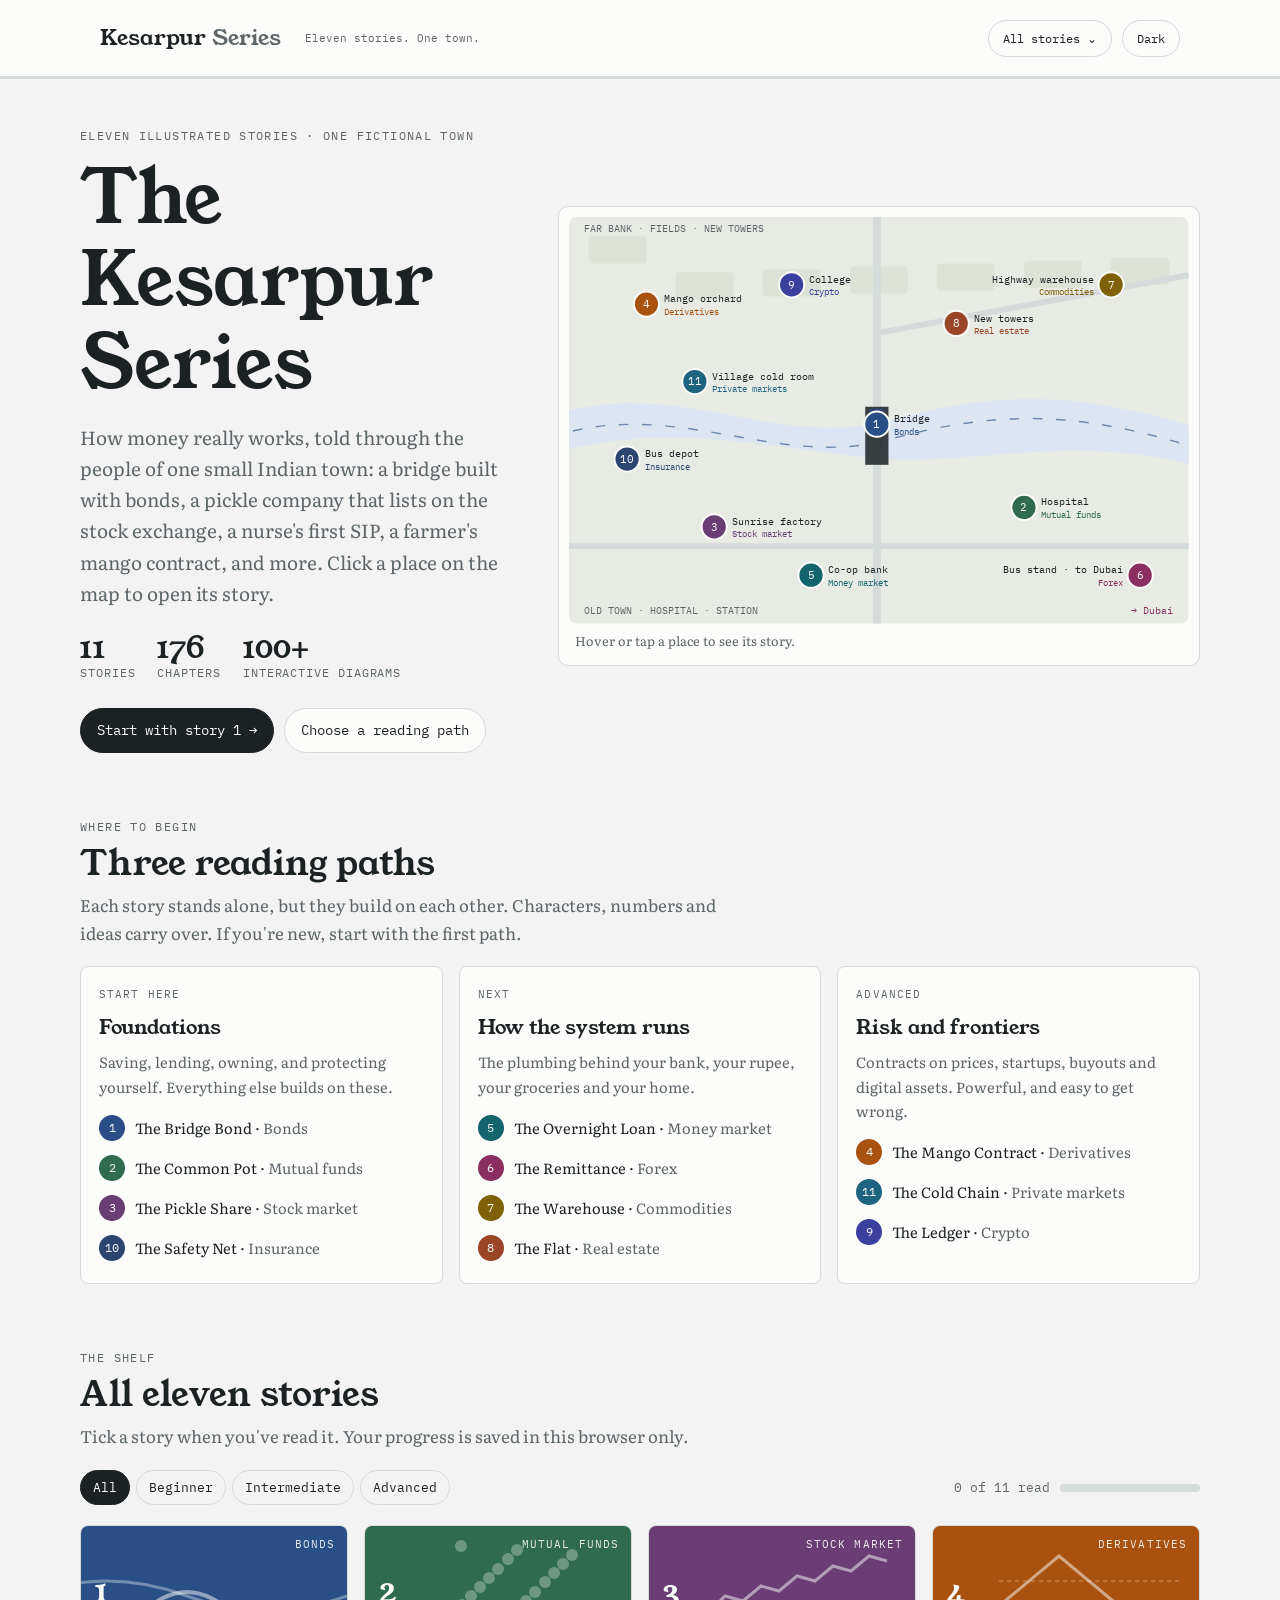
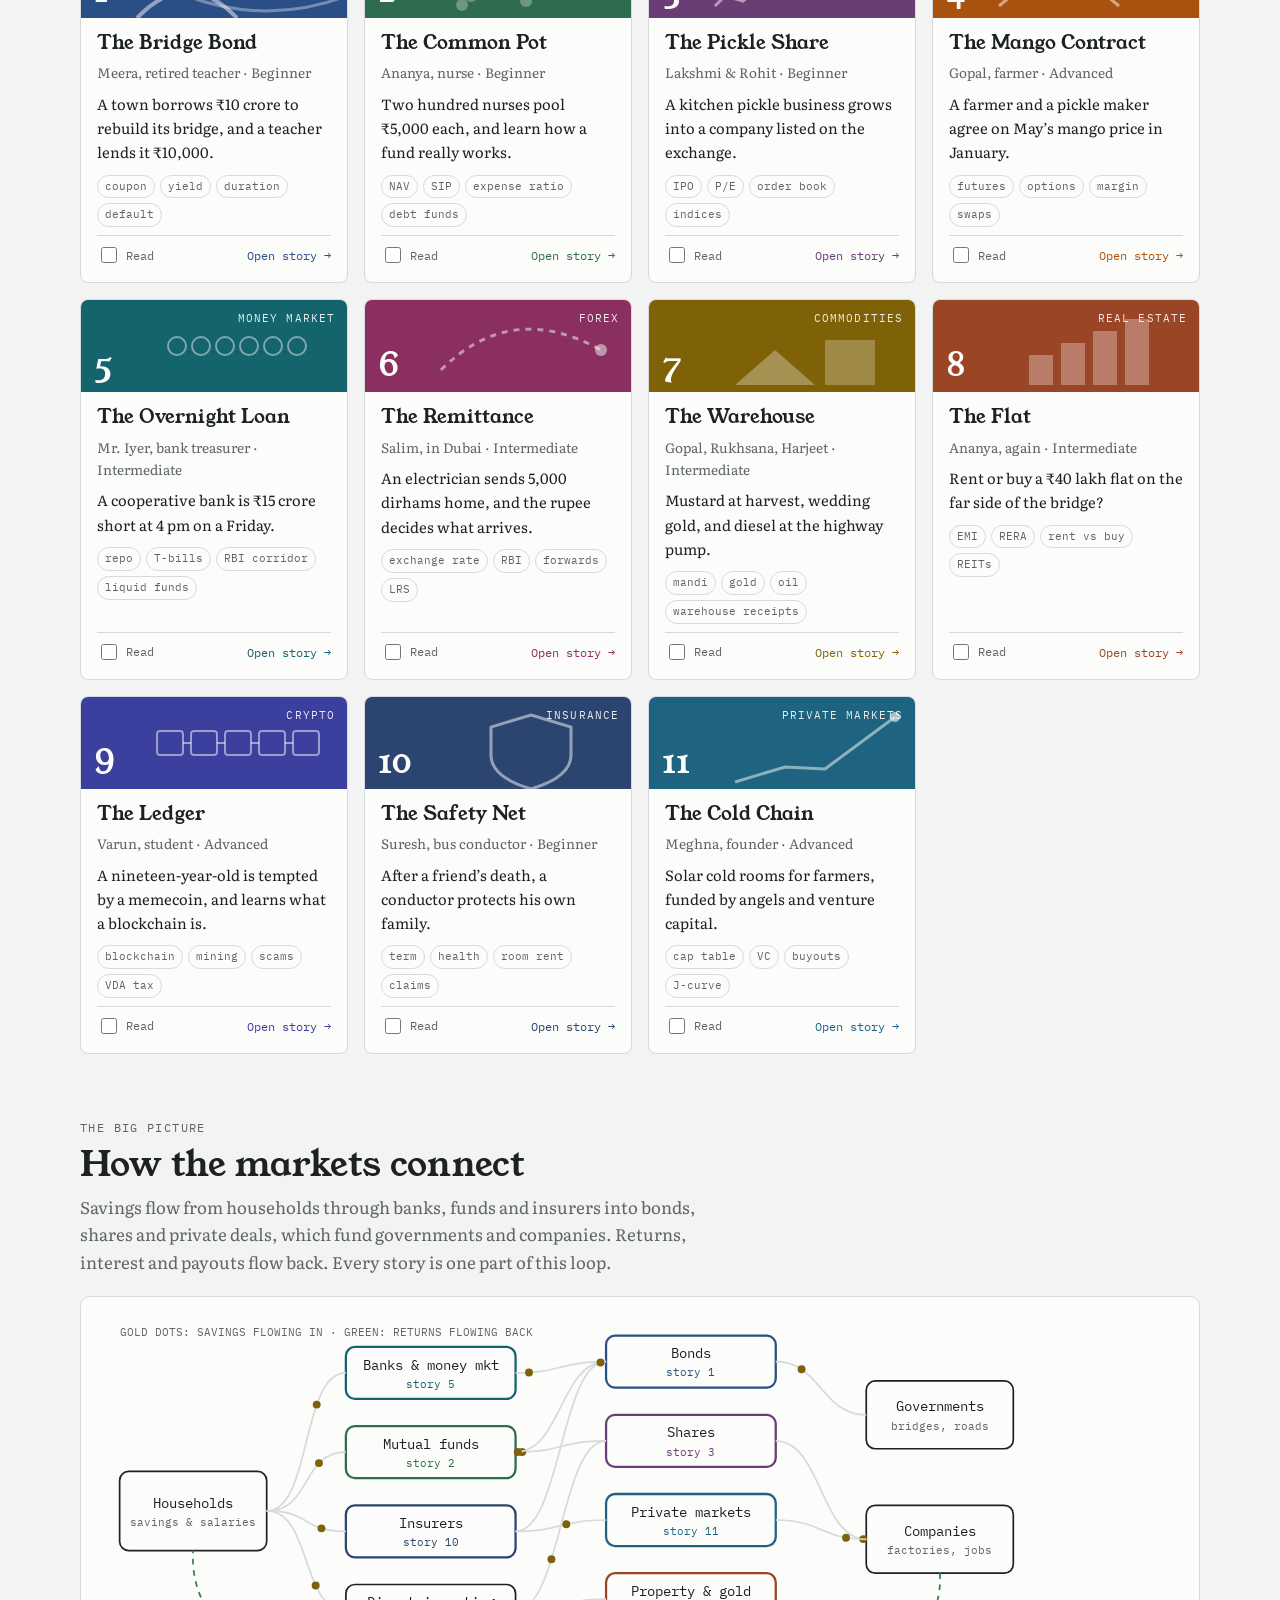
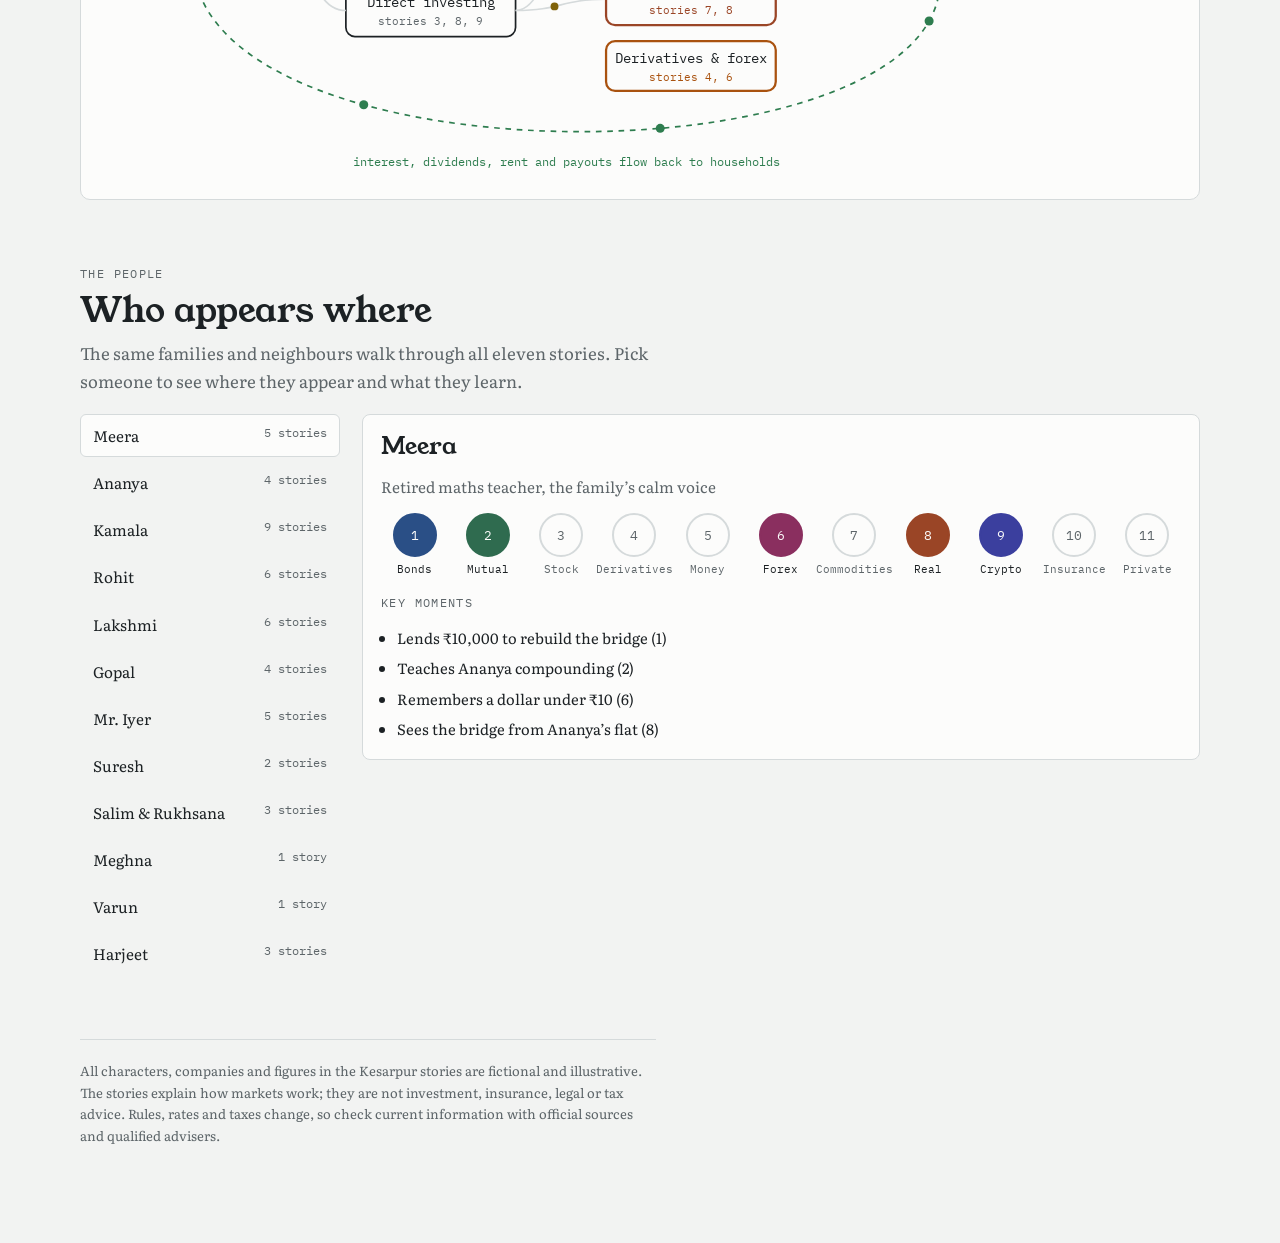
<file: index.html>
<!doctype html><html lang="en"><head><meta charset=utf8><meta name=viewport content="width=device-width,initial-scale=1,viewport-fit=cover"><style>:root{color-scheme:light;box-sizing:border-box;padding-top:env(safe-area-inset-top,0px);padding-bottom:env(safe-area-inset-bottom,0px)}html{scroll-padding-top:env(safe-area-inset-top,0px)}body{margin:0;padding:0;font:14px -apple-system,BlinkMacSystemFont,sans-serif;background:#fff;color:#000}img{max-width:100%}[hidden]:not([hidden=until-found i]){display:none!important}</style><title>The Kesarpur Series</title><meta name="claude:viewport-fit-sides" content="cover"><link rel="preconnect" href="https://fonts.googleapis.com"><link rel="preconnect" href="https://fonts.gstatic.com" crossorigin><link rel="stylesheet" href="https://fonts.googleapis.com/css2?family=Young+Serif&family=Literata:ital,opsz,wght@0,7..72,400;0,7..72,600;1,7..72,400&family=IBM+Plex+Mono:wght@400;500&display=swap"><link rel="stylesheet" href="series.css"><script>try{const t=localStorage.getItem("kesarpur-theme");if(t)document.documentElement.dataset.theme=t}catch(e){}</script></head><body><a class="ks-skip" href="#ks-content">Skip to content</a><div class="ks-header"><nav class="ks-nav" aria-label="Series navigation"><a class="ks-brand" href="index.html">Kesarpur <em>Series</em></a><span class="ks-position">Eleven stories. One town.</span><div class="ks-actions"><details class="ks-menu"><summary>All stories <span aria-hidden="true">⌄</span></summary><div class="ks-menu-panel"><a href="index.html" aria-current="page">Series overview</a><a href="bridge-bond.html"><span>01</span> The Bridge Bond</a><a href="common-pot.html"><span>02</span> The Common Pot</a><a href="pickle-share.html"><span>03</span> The Pickle Share</a><a href="mango-contract.html"><span>04</span> The Mango Contract</a><a href="overnight-loan.html"><span>05</span> The Overnight Loan</a><a href="remittance.html"><span>06</span> The Remittance</a><a href="warehouse.html"><span>07</span> The Warehouse</a><a href="flat.html"><span>08</span> The Flat</a><a href="ledger.html"><span>09</span> The Ledger</a><a href="safety-net.html"><span>10</span> The Safety Net</a><a href="cold-chain.html"><span>11</span> The Cold Chain</a></div></details><button id="ks-theme" type="button" aria-label="Switch colour theme">Theme</button></div></nav><div class="ks-reading"><i id="ks-progress"></i></div></div><div id="ks-content" tabindex="-1"></div>





<style>
/* Layout: home page for the eleven-story series. A town map hero you can click, then reading paths, a story shelf with progress, and a character map. Each story keeps its own accent colour from its page. */
:root{
  --bg:#F2F3F2; --paper:#FCFCFB; --ink:#1C2124; --muted:#5D6569; --rule:#D5DADB;
  --river:#2A4F86; --river-soft:#DCE5F1; --land:#E7EBE4; --land2:#DCE3D6;
  --c1:#2A4F86; --c2:#2F6B4F; --c3:#6A3D74; --c4:#A9520F; --c5:#14646E; --c6:#8A2F5F; --c7:#7F6208; --c8:#9A4526; --c9:#3B3F9E; --c10:#2B4570; --c11:#1E6480;
  --up:#2E7D4F; --up-soft:#DDEFE3;
  --display:"Young Serif",Georgia,"Times New Roman",serif;
  --body:"Literata",Georgia,"Times New Roman",serif;
  --mono:"IBM Plex Mono",ui-monospace,Menlo,Consolas,monospace;
}
@media (prefers-color-scheme:dark){:root:not([data-theme="light"]){
  --bg:#121517; --paper:#1A1E21; --ink:#E7EBEC; --muted:#A0A9AD; --rule:#30373B;
  --river:#94B4EE; --river-soft:#1C2B42; --land:#1C2420; --land2:#222C26;
  --c1:#94B4EE; --c2:#86CBA6; --c3:#CFA3D8; --c4:#F2A25E; --c5:#7FCBD4; --c6:#E59CC2; --c7:#E1C15A; --c8:#E99A78; --c9:#A7ABF2; --c10:#9DB5E0; --c11:#86C6DE;
  --up:#7CD39E; --up-soft:#1B3325; color-scheme:dark}}
:root[data-theme="dark"]{
  --bg:#121517; --paper:#1A1E21; --ink:#E7EBEC; --muted:#A0A9AD; --rule:#30373B;
  --river:#94B4EE; --river-soft:#1C2B42; --land:#1C2420; --land2:#222C26;
  --c1:#94B4EE; --c2:#86CBA6; --c3:#CFA3D8; --c4:#F2A25E; --c5:#7FCBD4; --c6:#E59CC2; --c7:#E1C15A; --c8:#E99A78; --c9:#A7ABF2; --c10:#9DB5E0; --c11:#86C6DE;
  --up:#7CD39E; --up-soft:#1B3325; color-scheme:dark}

*{box-sizing:border-box}
html{scroll-behavior:smooth}
body{background:var(--bg);color:var(--ink);font-family:var(--body);font-size:1.05rem;line-height:1.65;
  padding-left:max(16px,env(safe-area-inset-left,0px));padding-right:max(16px,env(safe-area-inset-right,0px))}
.wrap{max-width:1120px;margin:0 auto;padding-block:40px 96px;display:flex;flex-direction:column;gap:64px}
h1,h2,h3{font-family:var(--display);font-weight:400;text-wrap:balance;line-height:1.12;margin:0}
p{margin:0}
a{color:inherit}
:focus-visible{outline:2px solid var(--river);outline-offset:3px}
.label{font-family:var(--mono);font-size:.72rem;letter-spacing:.12em;text-transform:uppercase;color:var(--muted)}
.sec-head{display:flex;flex-direction:column;gap:8px;max-width:64ch}
.sec-head h2{font-size:clamp(1.6rem,3.4vw,2.2rem)}
.sec-head p{color:var(--muted)}

/* Hero */
.hero{display:grid;grid-template-columns:minmax(0,1fr) minmax(0,1.45fr);gap:36px;align-items:center}
.hero h1{font-size:clamp(2.6rem,6.4vw,4.6rem);margin-top:10px}
.hero .lede{margin-top:18px;font-size:1.18rem;color:var(--muted);max-width:38ch}
.stats{margin-top:24px;display:flex;flex-wrap:wrap;gap:22px}
.stats div{display:flex;flex-direction:column}
.stats b{font-family:var(--display);font-weight:400;font-size:1.9rem;line-height:1}
.stats span{font-family:var(--mono);font-size:.72rem;letter-spacing:.08em;text-transform:uppercase;color:var(--muted)}
.cta{margin-top:26px;display:flex;flex-wrap:wrap;gap:10px}
.btn{display:inline-flex;align-items:center;gap:8px;font-family:var(--mono);font-size:.85rem;padding:10px 16px;border-radius:999px;text-decoration:none;border:1px solid var(--rule);background:var(--paper);color:var(--ink)}
.btn.primary{background:var(--ink);color:var(--paper);border-color:var(--ink)}
.map-card{background:var(--paper);border:1px solid var(--rule);border-radius:10px;padding:10px;display:flex;flex-direction:column;gap:6px}
.map-card svg{width:100%;height:auto;display:block}
.map-card .hint{font-size:.8rem;color:var(--muted);padding:0 6px 4px}
.pin{cursor:pointer}
.pin:focus{outline:none}
.pin:focus-visible circle.ring,.pin:hover circle.ring{stroke-width:3;r:15}
svg text{font-family:var(--mono)}

/* Paths */
.paths{display:grid;grid-template-columns:repeat(3,minmax(0,1fr));gap:16px}
.path{background:var(--paper);border:1px solid var(--rule);border-radius:8px;padding:18px;display:flex;flex-direction:column;gap:12px;min-width:0}
.path h3{font-size:1.25rem}
.path p{font-size:.92rem;color:var(--muted)}
.path ol{list-style:none;margin:0;padding:0;display:flex;flex-direction:column;gap:6px}
.path li a{display:grid;grid-template-columns:28px minmax(0,1fr);gap:8px;align-items:center;text-decoration:none;font-size:.92rem;padding:4px 0}
.path li a:hover span:last-child{text-decoration:underline}
.num-dot{width:26px;height:26px;border-radius:50%;display:grid;place-items:center;font-family:var(--mono);font-size:.75rem;color:var(--paper)}
.level{font-family:var(--mono);font-size:.7rem;letter-spacing:.1em;text-transform:uppercase}

/* Shelf */
.toolbar{display:flex;flex-wrap:wrap;gap:12px;align-items:center;justify-content:space-between}
.seg{display:flex;flex-wrap:wrap;gap:6px}
.seg button{font:inherit;font-family:var(--mono);font-size:.8rem;padding:6px 12px;border-radius:999px;border:1px solid var(--rule);background:transparent;color:var(--ink);cursor:pointer}
.seg button[aria-pressed="true"]{background:var(--ink);border-color:var(--ink);color:var(--paper)}
.progress{display:flex;align-items:center;gap:10px;font-family:var(--mono);font-size:.8rem;color:var(--muted)}
.progress .bar{width:140px;height:8px;background:var(--rule);border-radius:4px;overflow:hidden}
.progress .bar i{display:block;height:100%;background:var(--up);width:0;transition:width .4s ease}
.shelf{display:grid;grid-template-columns:repeat(auto-fill,minmax(250px,1fr));gap:16px}
.card{background:var(--paper);border:1px solid var(--rule);border-radius:8px;display:flex;flex-direction:column;min-width:0;overflow:hidden;transition:transform .2s ease, border-color .2s ease}
.card:hover{transform:translateY(-2px);border-color:var(--cc)}
.card .cover{height:92px;position:relative;background:var(--cc);overflow:hidden}
.card .cover svg{position:absolute;inset:0;width:100%;height:100%}
.card .cover .n{position:absolute;left:14px;bottom:10px;font-family:var(--display);font-size:2rem;color:var(--paper);line-height:1}
.card .cover .mk{position:absolute;right:12px;top:10px;font-family:var(--mono);font-size:.68rem;letter-spacing:.1em;text-transform:uppercase;color:var(--paper);opacity:.9}
.card .body{padding:14px 16px 16px;display:flex;flex-direction:column;gap:8px;flex:1}
.card h3{font-size:1.18rem}
.card h3 a{text-decoration:none}
.card h3 a:hover{text-decoration:underline}
.card .who{font-size:.85rem;color:var(--muted)}
.card .hook{font-size:.92rem}
.chips{display:flex;flex-wrap:wrap;gap:5px;margin-top:2px}
.chips span{font-family:var(--mono);font-size:.68rem;padding:2px 7px;border-radius:999px;border:1px solid var(--rule);color:var(--muted)}
.card .foot{display:flex;justify-content:space-between;align-items:center;gap:8px;margin-top:auto;padding-top:8px;border-top:1px solid var(--rule)}
.card .foot label{display:flex;align-items:center;gap:6px;font-family:var(--mono);font-size:.75rem;color:var(--muted);cursor:pointer}
.card .foot input{accent-color:var(--up);width:16px;height:16px}
.card .foot a{font-family:var(--mono);font-size:.78rem;text-decoration:none;color:var(--cc)}
.card.done .cover::after{content:"Read";position:absolute;right:12px;bottom:10px;font-family:var(--mono);font-size:.7rem;background:var(--paper);color:var(--up);padding:2px 8px;border-radius:999px}
.card[hidden]{display:none}

/* Flow */
.flow-card{background:var(--paper);border:1px solid var(--rule);border-radius:10px;padding:16px;display:flex;flex-direction:column;gap:8px}
.scroll{overflow-x:auto}

/* Characters */
.cast-wrap{display:grid;grid-template-columns:minmax(0,260px) minmax(0,1fr);gap:22px;align-items:start}
.people{display:flex;flex-direction:column;gap:4px}
.people button{font:inherit;text-align:left;display:grid;grid-template-columns:minmax(0,1fr) auto;gap:8px;padding:8px 12px;border-radius:6px;border:1px solid transparent;background:transparent;color:var(--ink);cursor:pointer;font-size:.95rem}
.people button span:last-child{font-family:var(--mono);font-size:.75rem;color:var(--muted)}
.people button[aria-pressed="true"]{background:var(--paper);border-color:var(--rule)}
.who-panel{background:var(--paper);border:1px solid var(--rule);border-radius:8px;padding:18px;display:flex;flex-direction:column;gap:14px;min-width:0}
.who-panel h3{font-size:1.5rem}
.who-panel .role{color:var(--muted);font-size:.95rem}
.appear{display:grid;grid-template-columns:repeat(11,minmax(0,1fr));gap:6px}
.appear a{display:flex;flex-direction:column;align-items:center;gap:4px;text-decoration:none;font-family:var(--mono);font-size:.68rem;color:var(--muted)}
.appear .dot{width:100%;aspect-ratio:1;max-width:44px;border-radius:50%;border:2px solid var(--rule);display:grid;place-items:center;font-size:.8rem;color:var(--muted);transition:all .25s ease}
.appear a.on .dot{background:var(--cc);border-color:var(--cc);color:var(--paper)}
.appear a.on{color:var(--ink)}
.moments{margin:0;padding-left:1.1em;display:flex;flex-direction:column;gap:6px;font-size:.92rem}

.foot-note{font-size:.82rem;color:var(--muted);max-width:72ch;border-top:1px solid var(--rule);padding-top:20px}

@media (max-width:900px){
  .hero{grid-template-columns:1fr}
  .paths{grid-template-columns:1fr}
  .cast-wrap{grid-template-columns:1fr}
  .people{flex-direction:row;flex-wrap:wrap}
  .people button{grid-template-columns:auto}
  .people button span:last-child{display:none}
  .appear{grid-template-columns:repeat(6,minmax(0,1fr))}
}
@media (prefers-reduced-motion:reduce){*{transition:none!important;animation:none!important}html{scroll-behavior:auto}}
</style>

<div class="wrap">

<section class="hero">
  <div>
    <span class="label">Eleven illustrated stories · one fictional town</span>
    <h1>The Kesarpur Series</h1>
    <p class="lede">How money really works, told through the people of one small Indian town: a bridge built with bonds, a pickle company that lists on the stock exchange, a nurse's first SIP, a farmer's mango contract, and more. Click a place on the map to open its story.</p>
    <div class="stats">
      <div><b>11</b><span>stories</span></div>
      <div><b>176</b><span>chapters</span></div>
      <div><b>100+</b><span>interactive diagrams</span></div>
    </div>
    <div class="cta">
      <a class="btn primary" href="bridge-bond.html" target="_self" rel="noopener">Start with story 1 →</a>
      <a class="btn" href="#paths">Choose a reading path</a>
    </div>
  </div>
  <figure class="map-card" style="margin:0">
    <svg viewBox="0 0 640 420" role="img" aria-label="Map of the fictional town of Kesarpur with eleven places, each linking to a story"><g id="map"></g></svg>
    <span class="hint" id="map-hint">Hover or tap a place to see its story.</span>
  </figure>
</section>

<section id="paths" style="display:flex;flex-direction:column;gap:20px">
  <div class="sec-head">
    <span class="label">Where to begin</span>
    <h2>Three reading paths</h2>
    <p>Each story stands alone, but they build on each other. Characters, numbers and ideas carry over. If you're new, start with the first path.</p>
  </div>
  <div class="paths" id="paths-grid"></div>
</section>

<section style="display:flex;flex-direction:column;gap:20px">
  <div class="sec-head">
    <span class="label">The shelf</span>
    <h2>All eleven stories</h2>
    <p>Tick a story when you've read it. Your progress is saved in this browser only.</p>
  </div>
  <div class="toolbar">
    <div class="seg" role="group" aria-label="Filter by level" id="filter">
      <button type="button" data-v="all" aria-pressed="true">All</button>
      <button type="button" data-v="Beginner" aria-pressed="false">Beginner</button>
      <button type="button" data-v="Intermediate" aria-pressed="false">Intermediate</button>
      <button type="button" data-v="Advanced" aria-pressed="false">Advanced</button>
    </div>
    <div class="progress"><span id="prog-txt">0 of 11 read</span><span class="bar"><i id="prog-bar"></i></span></div>
  </div>
  <div class="shelf" id="shelf"></div>
</section>

<section style="display:flex;flex-direction:column;gap:20px">
  <div class="sec-head">
    <span class="label">The big picture</span>
    <h2>How the markets connect</h2>
    <p>Savings flow from households through banks, funds and insurers into bonds, shares and private deals, which fund governments and companies. Returns, interest and payouts flow back. Every story is one part of this loop.</p>
  </div>
  <div class="flow-card">
    <div class="scroll"><svg viewBox="0 0 960 410" width="100%" style="min-width:760px" role="img" aria-label="Animated diagram of how household savings flow through intermediaries and markets to governments and companies, with returns flowing back"><g id="flow"></g></svg></div>
  </div>
</section>

<section style="display:flex;flex-direction:column;gap:20px">
  <div class="sec-head">
    <span class="label">The people</span>
    <h2>Who appears where</h2>
    <p>The same families and neighbours walk through all eleven stories. Pick someone to see where they appear and what they learn.</p>
  </div>
  <div class="cast-wrap">
    <div class="people" id="people" role="group" aria-label="Characters"></div>
    <div class="who-panel" id="who" aria-live="polite"></div>
  </div>
</section>

<p class="foot-note">All characters, companies and figures in the Kesarpur stories are fictional and illustrative. The stories explain how markets work; they are not investment, insurance, legal or tax advice. Rules, rates and taxes change, so check current information with official sources and qualified advisers.</p>

</div>

<script>
(function(){
  const ns='http://www.w3.org/2000/svg';
  const el=(t,a,x)=>{const e=document.createElementNS(ns,t);for(const k in a)e.setAttribute(k,a[k]);if(x!=null)e.textContent=x;return e;};
  const reduce = window.matchMedia && window.matchMedia('(prefers-reduced-motion: reduce)').matches;

  const S=[
    {n:1,title:'The Bridge Bond',market:'Bonds',url:'bridge-bond.html',lead:'Meera, retired teacher',hook:'A town borrows ₹10 crore to rebuild its bridge, and a teacher lends it ₹10,000.',chips:['coupon','yield','duration','default'],level:'Beginner',place:'Bridge',xy:[318,214]},
    {n:2,title:'The Common Pot',market:'Mutual funds',url:'common-pot.html',lead:'Ananya, nurse',hook:'Two hundred nurses pool ₹5,000 each, and learn how a fund really works.',chips:['NAV','SIP','expense ratio','debt funds'],level:'Beginner',place:'Hospital',xy:[470,300]},
    {n:3,title:'The Pickle Share',market:'Stock market',url:'pickle-share.html',lead:'Lakshmi & Rohit',hook:'A kitchen pickle business grows into a company listed on the exchange.',chips:['IPO','P/E','order book','indices'],level:'Beginner',place:'Sunrise factory',xy:[150,320]},
    {n:4,title:'The Mango Contract',market:'Derivatives',url:'mango-contract.html',lead:'Gopal, farmer',hook:'A farmer and a pickle maker agree on May’s mango price in January.',chips:['futures','options','margin','swaps'],level:'Advanced',place:'Mango orchard',xy:[80,90]},
    {n:5,title:'The Overnight Loan',market:'Money market',url:'overnight-loan.html',lead:'Mr. Iyer, bank treasurer',hook:'A cooperative bank is ₹15 crore short at 4 pm on a Friday.',chips:['repo','T-bills','RBI corridor','liquid funds'],level:'Intermediate',place:'Co-op bank',xy:[250,370]},
    {n:6,title:'The Remittance',market:'Forex',url:'remittance.html',lead:'Salim, in Dubai',hook:'An electrician sends 5,000 dirhams home, and the rupee decides what arrives.',chips:['exchange rate','RBI','forwards','LRS'],level:'Intermediate',place:'Bus stand · to Dubai',xy:[590,370]},
    {n:7,title:'The Warehouse',market:'Commodities',url:'warehouse.html',lead:'Gopal, Rukhsana, Harjeet',hook:'Mustard at harvest, wedding gold, and diesel at the highway pump.',chips:['mandi','gold','oil','warehouse receipts'],level:'Intermediate',place:'Highway warehouse',xy:[560,70]},
    {n:8,title:'The Flat',market:'Real estate',url:'flat.html',lead:'Ananya, again',hook:'Rent or buy a ₹40 lakh flat on the far side of the bridge?',chips:['EMI','RERA','rent vs buy','REITs'],level:'Intermediate',place:'New towers',xy:[400,110]},
    {n:9,title:'The Ledger',market:'Crypto',url:'ledger.html',lead:'Varun, student',hook:'A nineteen-year-old is tempted by a memecoin, and learns what a blockchain is.',chips:['blockchain','mining','scams','VDA tax'],level:'Advanced',place:'College',xy:[230,70]},
    {n:10,title:'The Safety Net',market:'Insurance',url:'safety-net.html',lead:'Suresh, bus conductor',hook:'After a friend’s death, a conductor protects his own family.',chips:['term','health','room rent','claims'],level:'Beginner',place:'Bus depot',xy:[60,250]},
    {n:11,title:'The Cold Chain',market:'Private markets',url:'cold-chain.html',lead:'Meghna, founder',hook:'Solar cold rooms for farmers, funded by angels and venture capital.',chips:['cap table','VC','buyouts','J-curve'],level:'Advanced',place:'Village cold room',xy:[130,170]}
  ];
  const col=n=>'var(--c'+n+')';

  // Map
  (function(){
    const g=document.getElementById('map'), hint=document.getElementById('map-hint');
    g.appendChild(el('rect',{x:0,y:0,width:640,height:420,rx:8,fill:'var(--land)'}));
    for(let i=0;i<7;i++) g.appendChild(el('rect',{x:20+i*90,y:20+((i*37)%40),width:60,height:28,rx:4,fill:'var(--land2)'}));
    // river
    const riverD='M0 200 C120 170 220 240 330 210 S520 180 640 215';
    g.appendChild(el('path',{d:riverD+' L640 255 C520 225 420 255 330 250 S120 210 0 240 Z',fill:'var(--river-soft)'}));
    const rl=el('path',{d:'M0 222 C120 192 220 260 330 230 S520 200 640 236',fill:'none',stroke:'var(--river)','stroke-width':1.5,'stroke-dasharray':'10 14',opacity:.6}); g.appendChild(rl);
    if(!reduce) rl.appendChild(el('animate',{attributeName:'stroke-dashoffset',from:0,to:-48,dur:'3s',repeatCount:'indefinite'}));
    // roads
    g.appendChild(el('path',{d:'M318 0 L318 420',stroke:'var(--rule)','stroke-width':8,fill:'none'}));
    g.appendChild(el('path',{d:'M0 340 L640 340',stroke:'var(--rule)','stroke-width':6,fill:'none'}));
    g.appendChild(el('path',{d:'M318 120 L640 60',stroke:'var(--rule)','stroke-width':6,fill:'none'}));
    // bridge
    g.appendChild(el('rect',{x:306,y:196,width:24,height:60,fill:'var(--ink)',opacity:.85}));
    if(!reduce){ const bus=el('rect',{x:310,y:0,width:16,height:10,rx:2,fill:'var(--c10)'}); bus.appendChild(el('animateMotion',{path:'M0 160 L0 290',dur:'6s',repeatCount:'indefinite'})); g.appendChild(bus); }
    g.appendChild(el('text',{x:16,y:410,'font-size':10,fill:'var(--muted)'},'OLD TOWN · HOSPITAL · STATION'));
    g.appendChild(el('text',{x:16,y:16,'font-size':10,fill:'var(--muted)'},'FAR BANK · FIELDS · NEW TOWERS'));
    g.appendChild(el('text',{x:624,y:410,'text-anchor':'end','font-size':10,fill:'var(--c6)'},'→ Dubai'));
    S.forEach(s=>{ const [x,y]=s.xy; const a=el('a',{href:s.url,target:'_self',rel:'noopener',class:'pin',tabindex:0,'aria-label':'Story '+s.n+': '+s.title+', '+s.market});
      a.appendChild(el('circle',{cx:x,cy:y,r:13,fill:col(s.n),class:'ring',stroke:'var(--paper)','stroke-width':2,style:'transition:r .2s ease'}));
      a.appendChild(el('text',{x,y:y+4,'text-anchor':'middle','font-size':11,fill:'var(--paper)'},s.n));
      const lx = x>520 ? x-18 : x+18, anchor = x>520?'end':'start';
      a.appendChild(el('text',{x:lx,y:y-2,'text-anchor':anchor,'font-size':10.5,fill:'var(--ink)'},s.place));
      a.appendChild(el('text',{x:lx,y:y+11,'text-anchor':anchor,'font-size':9.5,fill:col(s.n)},s.market));
      const show=()=>{ hint.innerHTML='<strong>'+s.n+'. '+s.title+'</strong> · '+s.market+' · '+s.hook; };
      a.addEventListener('mouseenter',show); a.addEventListener('focus',show);
      g.appendChild(a); });
  })();

  // Paths
  (function(){
    const P=[
      {t:'Foundations',lvl:'Start here',d:'Saving, lending, owning, and protecting yourself. Everything else builds on these.',ids:[1,2,3,10]},
      {t:'How the system runs',lvl:'Next',d:'The plumbing behind your bank, your rupee, your groceries and your home.',ids:[5,6,7,8]},
      {t:'Risk and frontiers',lvl:'Advanced',d:'Contracts on prices, startups, buyouts and digital assets. Powerful, and easy to get wrong.',ids:[4,11,9]}
    ];
    const box=document.getElementById('paths-grid');
    P.forEach(p=>{ const d=document.createElement('div'); d.className='path';
      d.innerHTML='<span class="level" style="color:var(--muted)">'+p.lvl+'</span><h3>'+p.t+'</h3><p>'+p.d+'</p><ol>'+p.ids.map(i=>{ const s=S[i-1]; return '<li><a href="'+s.url+'" target="_self" rel="noopener"><span class="num-dot" style="background:'+col(s.n)+'">'+s.n+'</span><span>'+s.title+' · <span style="color:var(--muted)">'+s.market+'</span></span></a></li>'; }).join('')+'</ol>';
      box.appendChild(d); });
  })();

  // Shelf
  (function(){
    const shelf=document.getElementById('shelf'); let read={};
    try{ read=JSON.parse(localStorage.getItem('kesarpur-read')||'{}')||{}; }catch(e){ read={}; }
    const save=()=>{ try{ localStorage.setItem('kesarpur-read',JSON.stringify(read)); }catch(e){} };
    const patterns=[
      (g,c)=>{ g.appendChild(el('path',{d:'M0 70 Q80 40 160 70 T320 70',stroke:'currentColor',fill:'none','stroke-width':3,opacity:.35})); g.appendChild(el('path',{d:'M110 92 Q160 40 210 92',stroke:'currentColor',fill:'none','stroke-width':4,opacity:.5})); },
      (g)=>{ for(let i=0;i<14;i++) g.appendChild(el('circle',{cx:150+((i*37)%120),cy:20+((i*23)%60),r:6,fill:'currentColor',opacity:.3})); },
      (g)=>{ let d='M120 80'; for(let i=0;i<10;i++) d+=' L'+(130+i*18)+' '+(70-i*5+(i%2?10:0)); g.appendChild(el('path',{d,stroke:'currentColor',fill:'none','stroke-width':3,opacity:.5})); },
      (g)=>{ g.appendChild(el('path',{d:'M120 80 L180 30 L240 80',stroke:'currentColor',fill:'none','stroke-width':3,opacity:.5})); g.appendChild(el('line',{x1:120,x2:300,y1:55,y2:55,stroke:'currentColor','stroke-dasharray':'4 4',opacity:.4})); },
      (g)=>{ for(let i=0;i<6;i++) g.appendChild(el('circle',{cx:150+i*24,cy:46,r:9,fill:'none',stroke:'currentColor','stroke-width':2,opacity:.45})); },
      (g)=>{ g.appendChild(el('path',{d:'M130 70 Q200 0 290 50',stroke:'currentColor',fill:'none','stroke-width':3,'stroke-dasharray':'6 6',opacity:.5})); g.appendChild(el('circle',{cx:290,cy:50,r:6,fill:'currentColor',opacity:.5})); },
      (g)=>{ g.appendChild(el('path',{d:'M140 85 L180 50 L220 85 Z',fill:'currentColor',opacity:.3})); g.appendChild(el('rect',{x:230,y:40,width:50,height:45,fill:'currentColor',opacity:.25})); },
      (g)=>{ [0,1,2,3].forEach(i=>g.appendChild(el('rect',{x:150+i*32,y:85-(30+i*12),width:24,height:30+i*12,fill:'currentColor',opacity:.3}))); },
      (g)=>{ [0,1,2,3,4].forEach(i=>{ g.appendChild(el('rect',{x:130+i*34,y:34,width:26,height:24,rx:3,fill:'none',stroke:'currentColor','stroke-width':2,opacity:.5})); if(i<4) g.appendChild(el('line',{x1:156+i*34,x2:164+i*34,y1:46,y2:46,stroke:'currentColor','stroke-width':2,opacity:.5})); }); },
      (g)=>{ g.appendChild(el('path',{d:'M220 18 L260 30 L260 58 Q260 80 220 92 Q180 80 180 58 L180 30 Z',fill:'none',stroke:'currentColor','stroke-width':3,opacity:.5})); },
      (g)=>{ g.appendChild(el('path',{d:'M140 85 L190 70 L230 72 L300 20',stroke:'currentColor',fill:'none','stroke-width':3,opacity:.5})); g.appendChild(el('circle',{cx:300,cy:20,r:5,fill:'currentColor',opacity:.6})); }
    ];
    S.forEach((s,i)=>{ const c=document.createElement('article'); c.className='card'+(read[s.n]?' done':''); c.style.setProperty('--cc',col(s.n)); c.dataset.level=s.level;
      c.innerHTML='<div class="cover"><svg viewBox="0 0 320 92" preserveAspectRatio="xMaxYMid slice" aria-hidden="true" style="color:var(--paper)"></svg><span class="n">'+s.n+'</span><span class="mk">'+s.market+'</span></div>'+
        '<div class="body"><h3><a href="'+s.url+'" target="_self" rel="noopener">'+s.title+'</a></h3><span class="who">'+s.lead+' · '+s.level+'</span><p class="hook">'+s.hook+'</p><div class="chips">'+s.chips.map(x=>'<span>'+x+'</span>').join('')+'</div>'+
        '<div class="foot"><label><input type="checkbox" id="read-'+s.n+'"'+(read[s.n]?' checked':'')+'> Read</label><a href="'+s.url+'" target="_self" rel="noopener">Open story →</a></div></div>';
      patterns[i](c.querySelector('svg'));
      c.querySelector('input').addEventListener('change',e=>{ read[s.n]=e.target.checked; if(!e.target.checked) delete read[s.n]; c.classList.toggle('done',e.target.checked); save(); prog(); });
      shelf.appendChild(c); });
    function prog(){ const k=Object.keys(read).length; document.getElementById('prog-txt').textContent=k+' of 11 read'; document.getElementById('prog-bar').style.width=(k/11*100)+'%'; }
    prog();
    document.querySelectorAll('#filter button').forEach(b=>b.addEventListener('click',()=>{ document.querySelectorAll('#filter button').forEach(x=>x.setAttribute('aria-pressed',x===b?'true':'false')); const v=b.dataset.v; shelf.querySelectorAll('.card').forEach(c=>{ c.hidden = v!=='all' && c.dataset.level!==v; }); }));
  })();

  // Flow diagram
  (function(){
    const g=document.getElementById('flow');
    const node=(x,y,w,h,t,sub,n)=>{ const a=el('a',{href:n?S[n-1].url:'#',target:'_self',rel:'noopener'}); a.appendChild(el('rect',{x,y,width:w,height:h,rx:8,fill:'var(--paper)',stroke:n?col(n):'var(--ink)','stroke-width':n?2:1.5})); a.appendChild(el('text',{x:x+w/2,y:y+h/2-(sub?3:-4),'text-anchor':'middle','font-size':12,fill:'var(--ink)'},t)); if(sub) a.appendChild(el('text',{x:x+w/2,y:y+h/2+13,'text-anchor':'middle','font-size':9.5,fill:n?col(n):'var(--muted)'},sub)); g.appendChild(a); };
    node(20,140,130,70,'Households','savings & salaries',0);
    node(220,30,150,46,'Banks & money mkt','story 5',5);
    node(220,100,150,46,'Mutual funds','story 2',2);
    node(220,170,150,46,'Insurers','story 10',10);
    node(220,240,150,46,'Direct investing','stories 3, 8, 9',null);
    node(450,20,150,46,'Bonds','story 1',1);
    node(450,90,150,46,'Shares','story 3',3);
    node(450,160,150,46,'Private markets','story 11',11);
    node(450,230,150,46,'Property & gold','stories 7, 8',8);
    node(680,60,130,60,'Governments','bridges, roads',null);
    node(680,170,130,60,'Companies','factories, jobs',null);
    node(450,290,150,44,'Derivatives & forex','stories 4, 6',4);
    const pairs=[[150,175,220,53],[150,175,220,123],[150,175,220,193],[150,175,220,263],[370,53,450,43],[370,123,450,113],[370,123,450,43],[370,193,450,43],[370,193,450,183],[370,263,450,253],[370,263,450,113],[600,43,680,90],[600,113,680,200],[600,183,680,200]];
    pairs.forEach(([x1,y1,x2,y2],i)=>{ const d='M'+x1+' '+y1+' C'+(x1+40)+' '+y1+' '+(x2-40)+' '+y2+' '+x2+' '+y2; g.appendChild(el('path',{d,fill:'none',stroke:'var(--rule)','stroke-width':1.5}));
      if(!reduce){ const c=el('circle',{r:3.5,fill:'var(--c7)'}); c.appendChild(el('animateMotion',{path:d,dur:(2.4+(i%4)*0.4)+'s',repeatCount:'indefinite',begin:(-i*0.25)+'s'})); const gg=el('g',{}); gg.appendChild(c); g.appendChild(gg); } });
    const back='M745 230 C760 420 70 420 85 210';
    g.appendChild(el('path',{d:back,fill:'none',stroke:'var(--up)','stroke-width':1.5,'stroke-dasharray':'5 5'}));
    if(!reduce){ [0,1.5,3].forEach(b=>{ const c=el('circle',{r:4,fill:'var(--up)'}); c.appendChild(el('animateMotion',{path:back,dur:'4.5s',repeatCount:'indefinite',begin:(-b)+'s'})); const gg=el('g',{}); gg.appendChild(c); g.appendChild(gg); }); }
    g.appendChild(el('text',{x:415,y:400,'font-size':11,fill:'var(--up)','text-anchor':'middle'},'interest, dividends, rent and payouts flow back to households'));
    g.appendChild(el('text',{x:20,y:20,'font-size':10,fill:'var(--muted)'},'GOLD DOTS: SAVINGS FLOWING IN · GREEN: RETURNS FLOWING BACK'));
  })();

  // Characters
  (function(){
    const C=[
      {k:'meera',name:'Meera',role:'Retired maths teacher, the family’s calm voice',in:[1,2,6,8,9],m:['Lends ₹10,000 to rebuild the bridge (1)','Teaches Ananya compounding (2)','Remembers a dollar under ₹10 (6)','Sees the bridge from Ananya’s flat (8)']},
      {k:'ananya',name:'Ananya',role:'Nurse, Meera’s granddaughter',in:[2,5,8,10],m:['Starts a ₹5,000 SIP (2)','Keeps emergency money in a liquid fund (5)','Buys her first flat (8)','Explains hospital bills to Suresh (10)']},
      {k:'kamala',name:'Kamala',role:'The great-aunt who makes every mistake so you don’t have to',in:[1,2,3,4,7,8,9,10,11],m:['Loses on options and borrowed money (3, 4)','Bets on silver futures (7)','Buys an unsellable plot (8)','Falls for a crypto bot scam (9)','Is mis-sold a "fixed deposit" (10)']},
      {k:'rohit',name:'Rohit',role:'Software engineer, Kamala’s grandson',in:[3,4,7,8,9,11],m:['Buys his first shares (3)','Learns margin the hard way (4)','Holds gold ETFs and REITs (7, 8)','Talks his cousin out of a memecoin (9)']},
      {k:'lakshmi',name:'Lakshmi',role:'Founder of Sunrise Foods',in:[3,4,5,6,7,11],m:['Takes her pickle company public (3)','Fixes mango prices with Gopal (4)','Issues commercial paper (5)','Hedges dollar exports (6)']},
      {k:'gopal',name:'Gopal',role:'Mango farmer, then farmer-group leader',in:[4,7,10,11],m:['Signs a forward contract (4)','Stores mustard and borrows against it (7)','Claims crop insurance after hail (10)','Uses Meghna’s cold rooms (11)']},
      {k:'iyer',name:'Mr. Iyer',role:'Treasurer of the cooperative bank',in:[5,6,7,8,10],m:['Borrows ₹15 crore overnight (5)','Runs the forex desk (6)','Lends against warehouse receipts (7)','Gives Ananya her home loan (8)']},
      {k:'suresh',name:'Suresh',role:'Bus conductor and father',in:[1,10],m:['Buys a zero-coupon bond for his daughter (1)','Builds his family’s safety net (10)']},
      {k:'salim',name:'Salim & Rukhsana',role:'Electrician in Dubai, and his mother',in:[6,7,9],m:['Sends money home every month (6)','Buys wedding gold (7)','Avoids crypto remittances (9)']},
      {k:'meghna',name:'Meghna',role:'Lakshmi’s daughter, startup founder',in:[11],m:['Builds Kesar Cold Chain from angel round to Series B (11)']},
      {k:'varun',name:'Varun',role:'College student tempted by crypto',in:[9],m:['Learns what a blockchain is before buying (9)']},
      {k:'harjeet',name:'Harjeet',role:'Petrol pump owner',in:[7,10,11],m:['Explains the price of petrol (7)','Insures his pump and tanker (10)','Borrows from a private credit fund (11)']}
    ];
    const list=document.getElementById('people'), panel=document.getElementById('who');
    function show(c){ document.querySelectorAll('#people button').forEach(b=>b.setAttribute('aria-pressed',b.dataset.k===c.k?'true':'false'));
      panel.innerHTML='<h3>'+c.name+'</h3><p class="role">'+c.role+'</p><div class="appear">'+S.map(s=>'<a href="'+s.url+'" target="_self" rel="noopener" class="'+(c.in.includes(s.n)?'on':'')+'" style="--cc:'+col(s.n)+'" title="'+s.title+'"><span class="dot">'+s.n+'</span><span>'+s.market.split(' ')[0]+'</span></a>').join('')+'</div><span class="label">Key moments</span><ul class="moments">'+c.m.map(x=>'<li>'+x+'</li>').join('')+'</ul>'; }
    C.forEach((c,i)=>{ const b=document.createElement('button'); b.type='button'; b.dataset.k=c.k; b.setAttribute('aria-pressed','false'); b.innerHTML='<span>'+c.name+'</span><span>'+c.in.length+' '+(c.in.length===1?'story':'stories')+'</span>'; b.addEventListener('click',()=>show(c)); list.appendChild(b); });
    show(C[0]);
  })();
})();
</script>

<script src="series.js"></script></body></html>
</file>
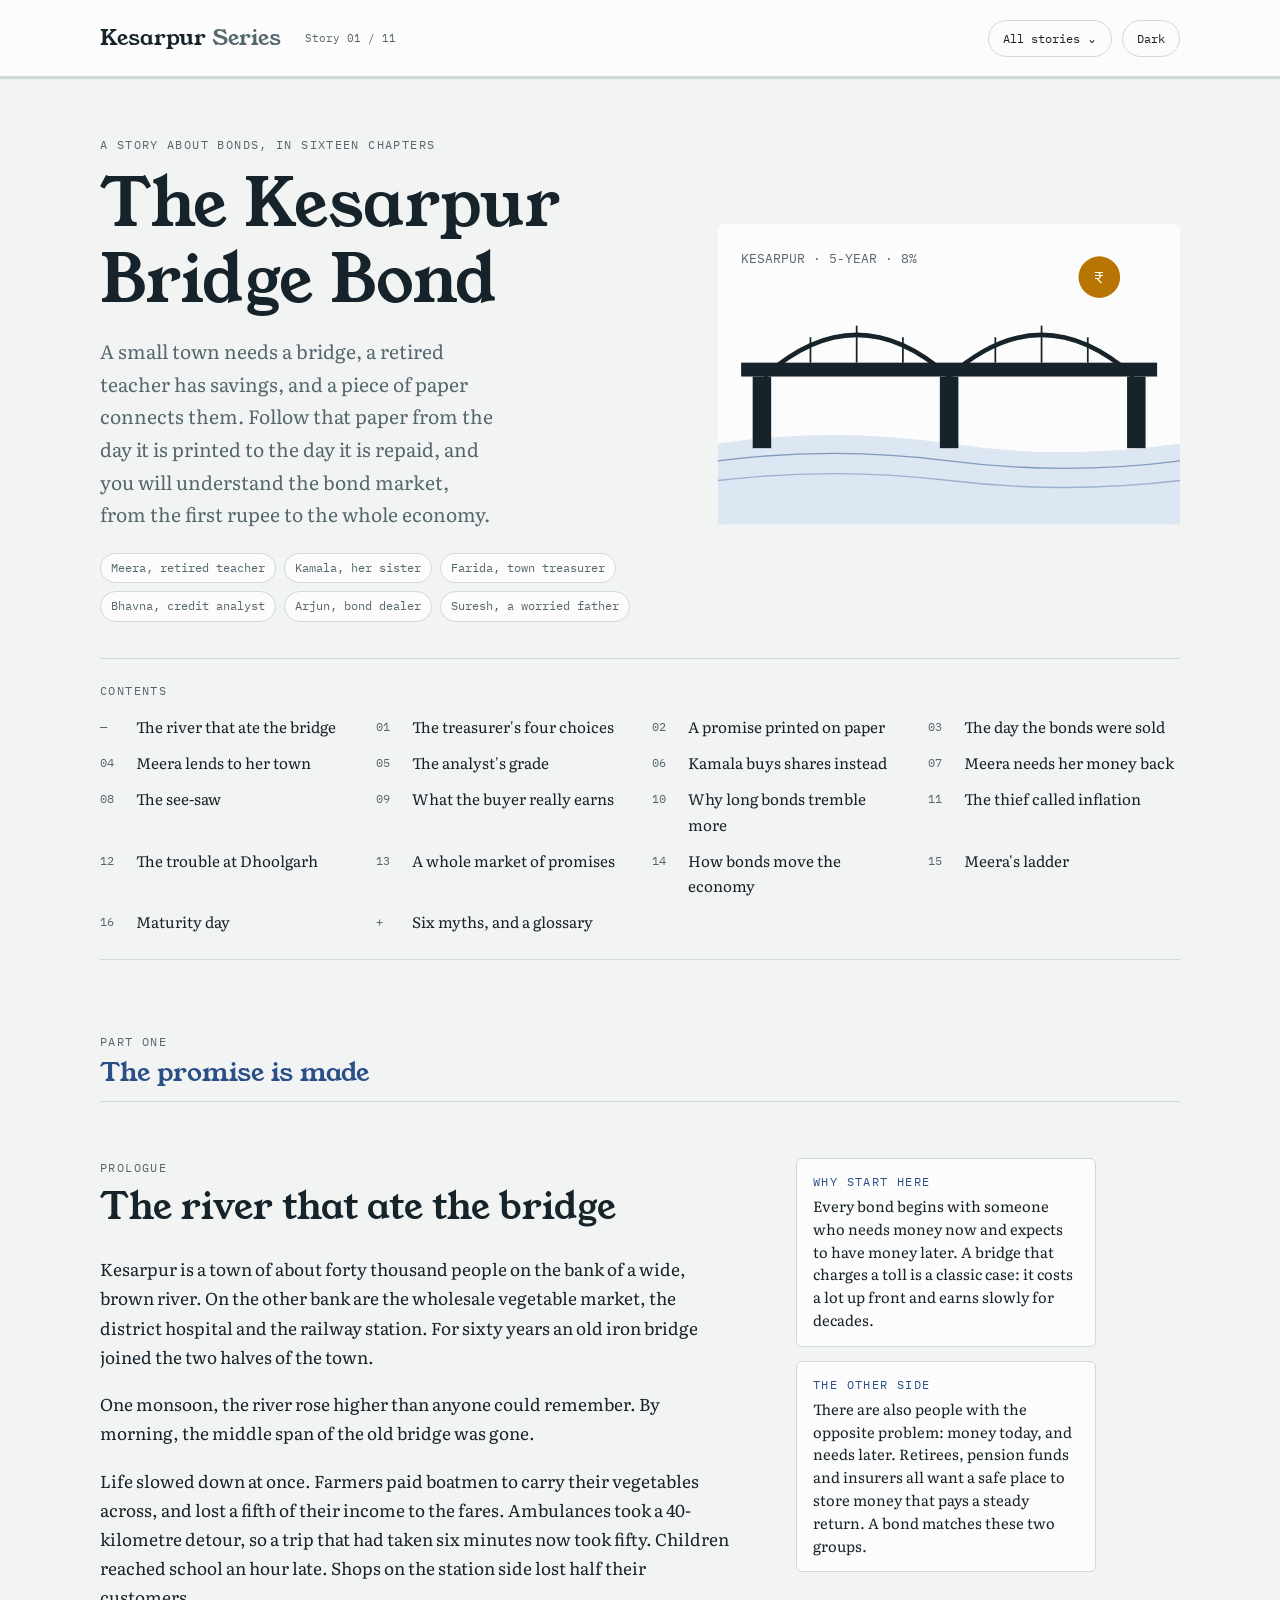
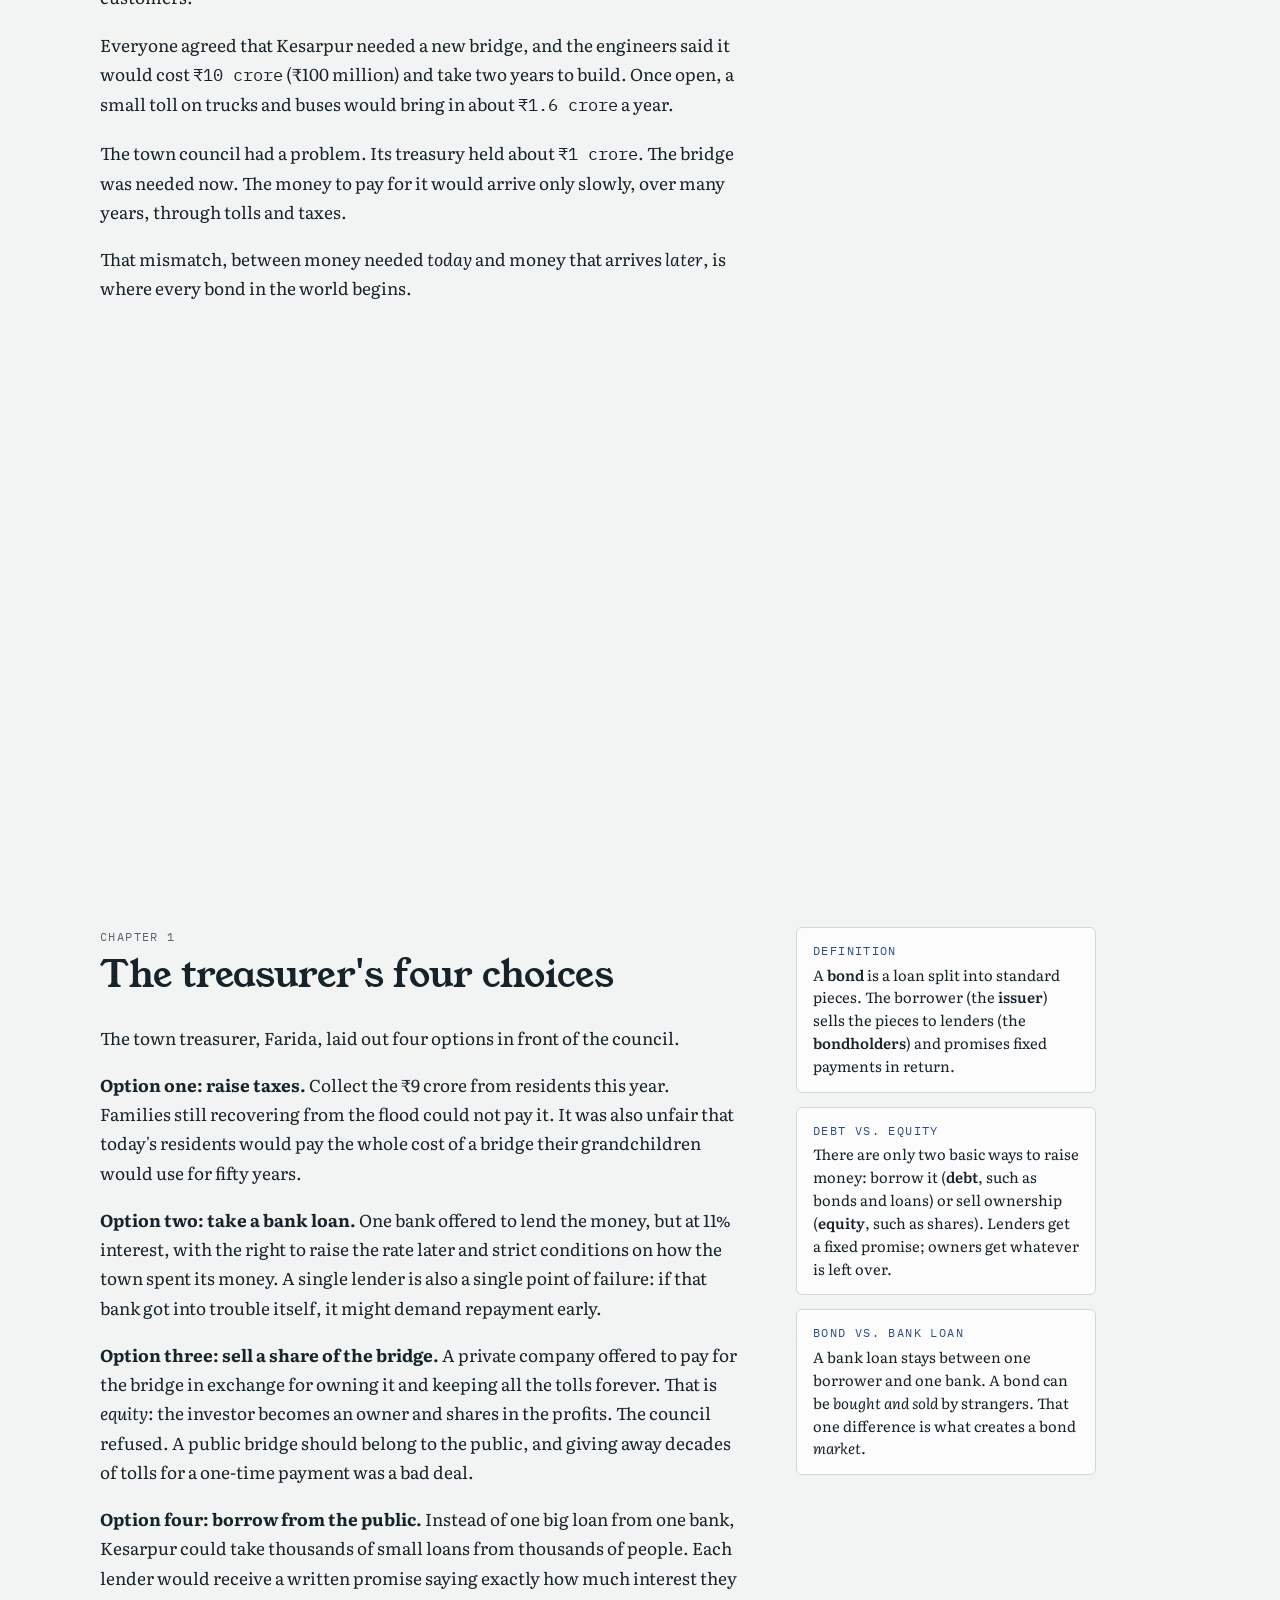
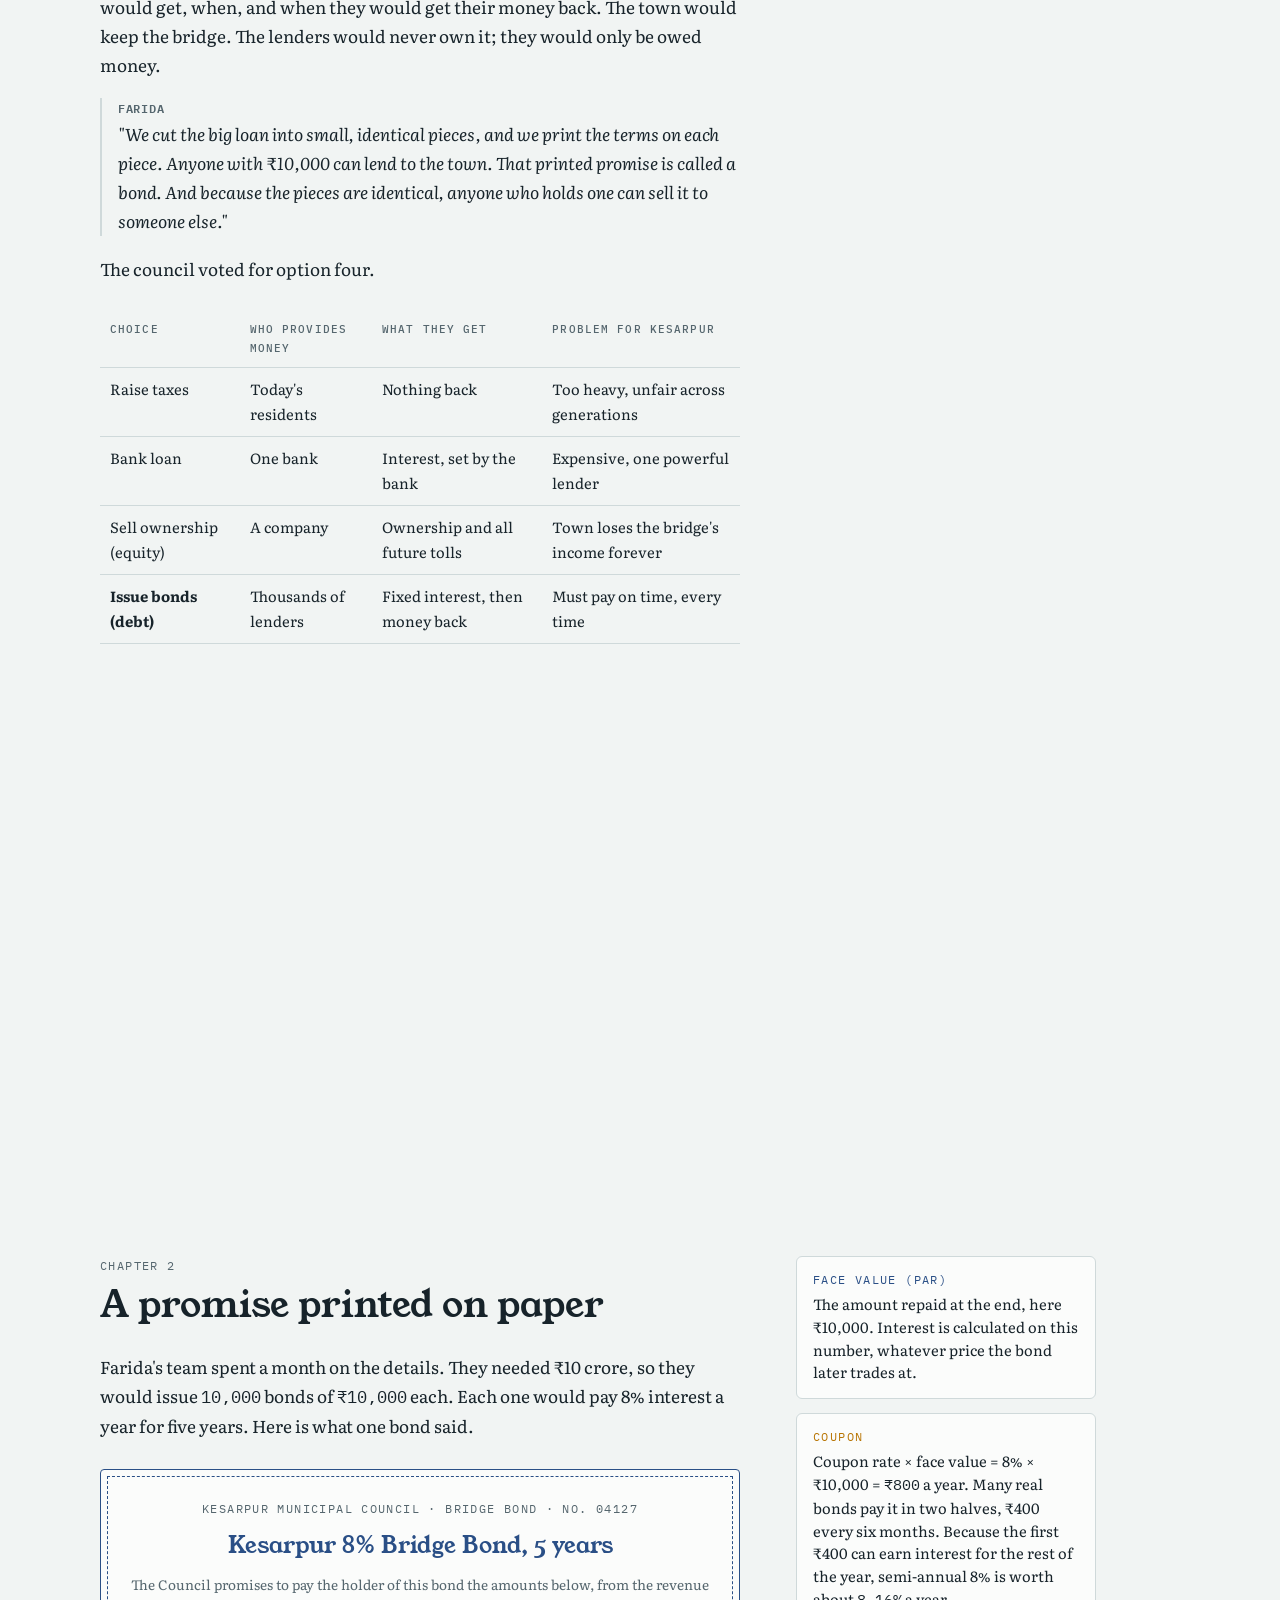
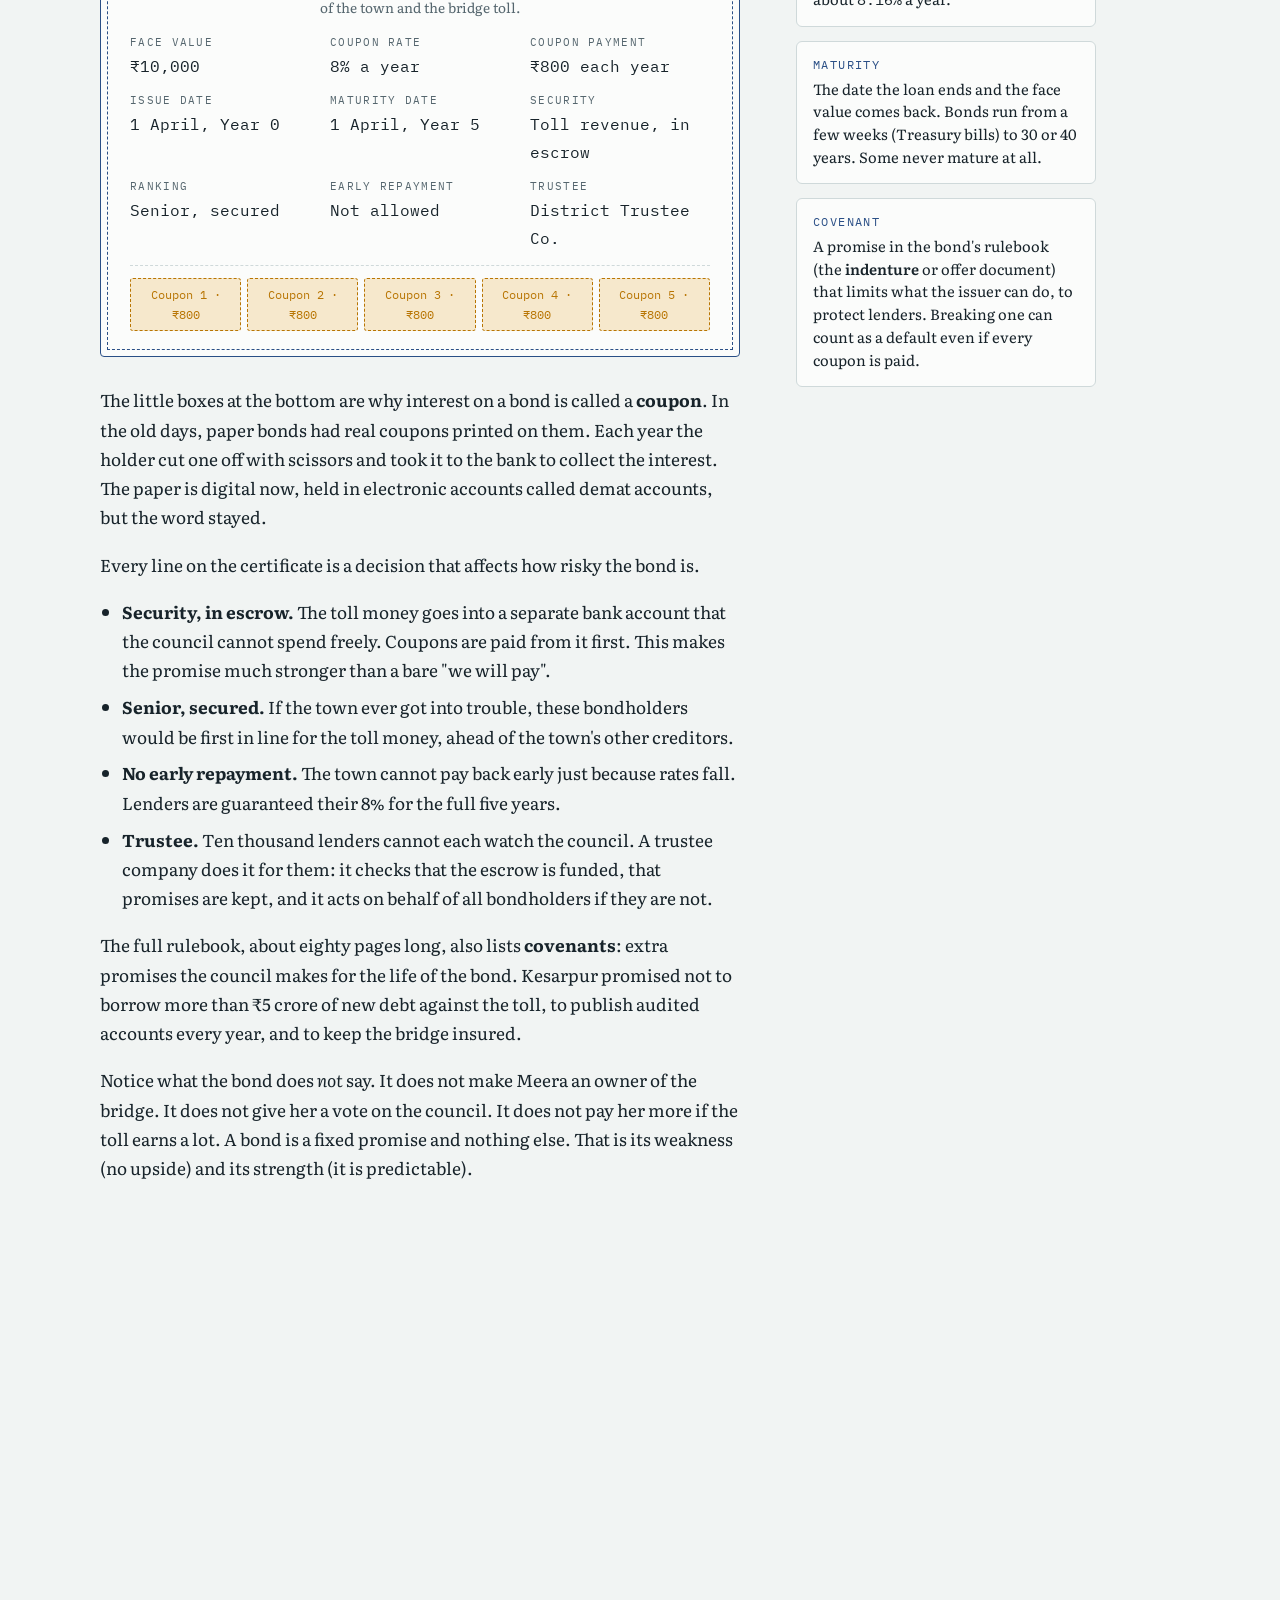
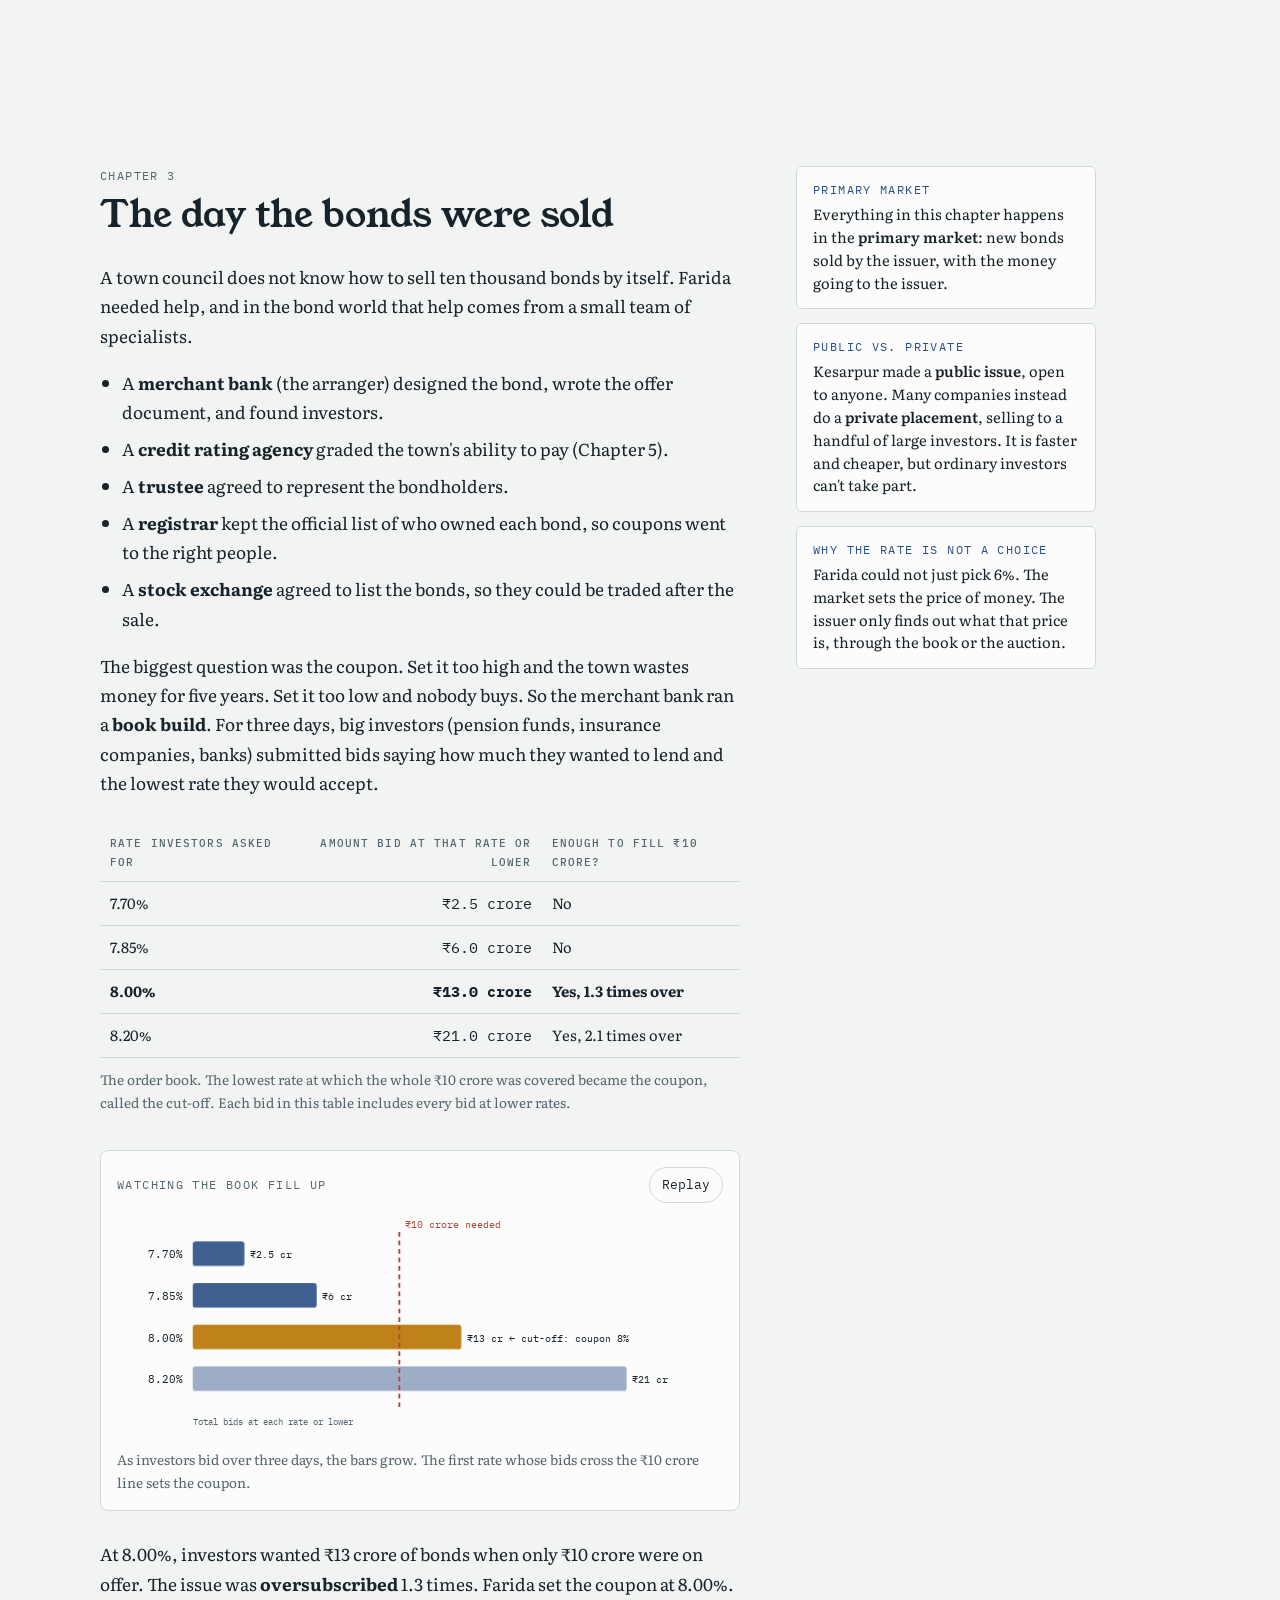
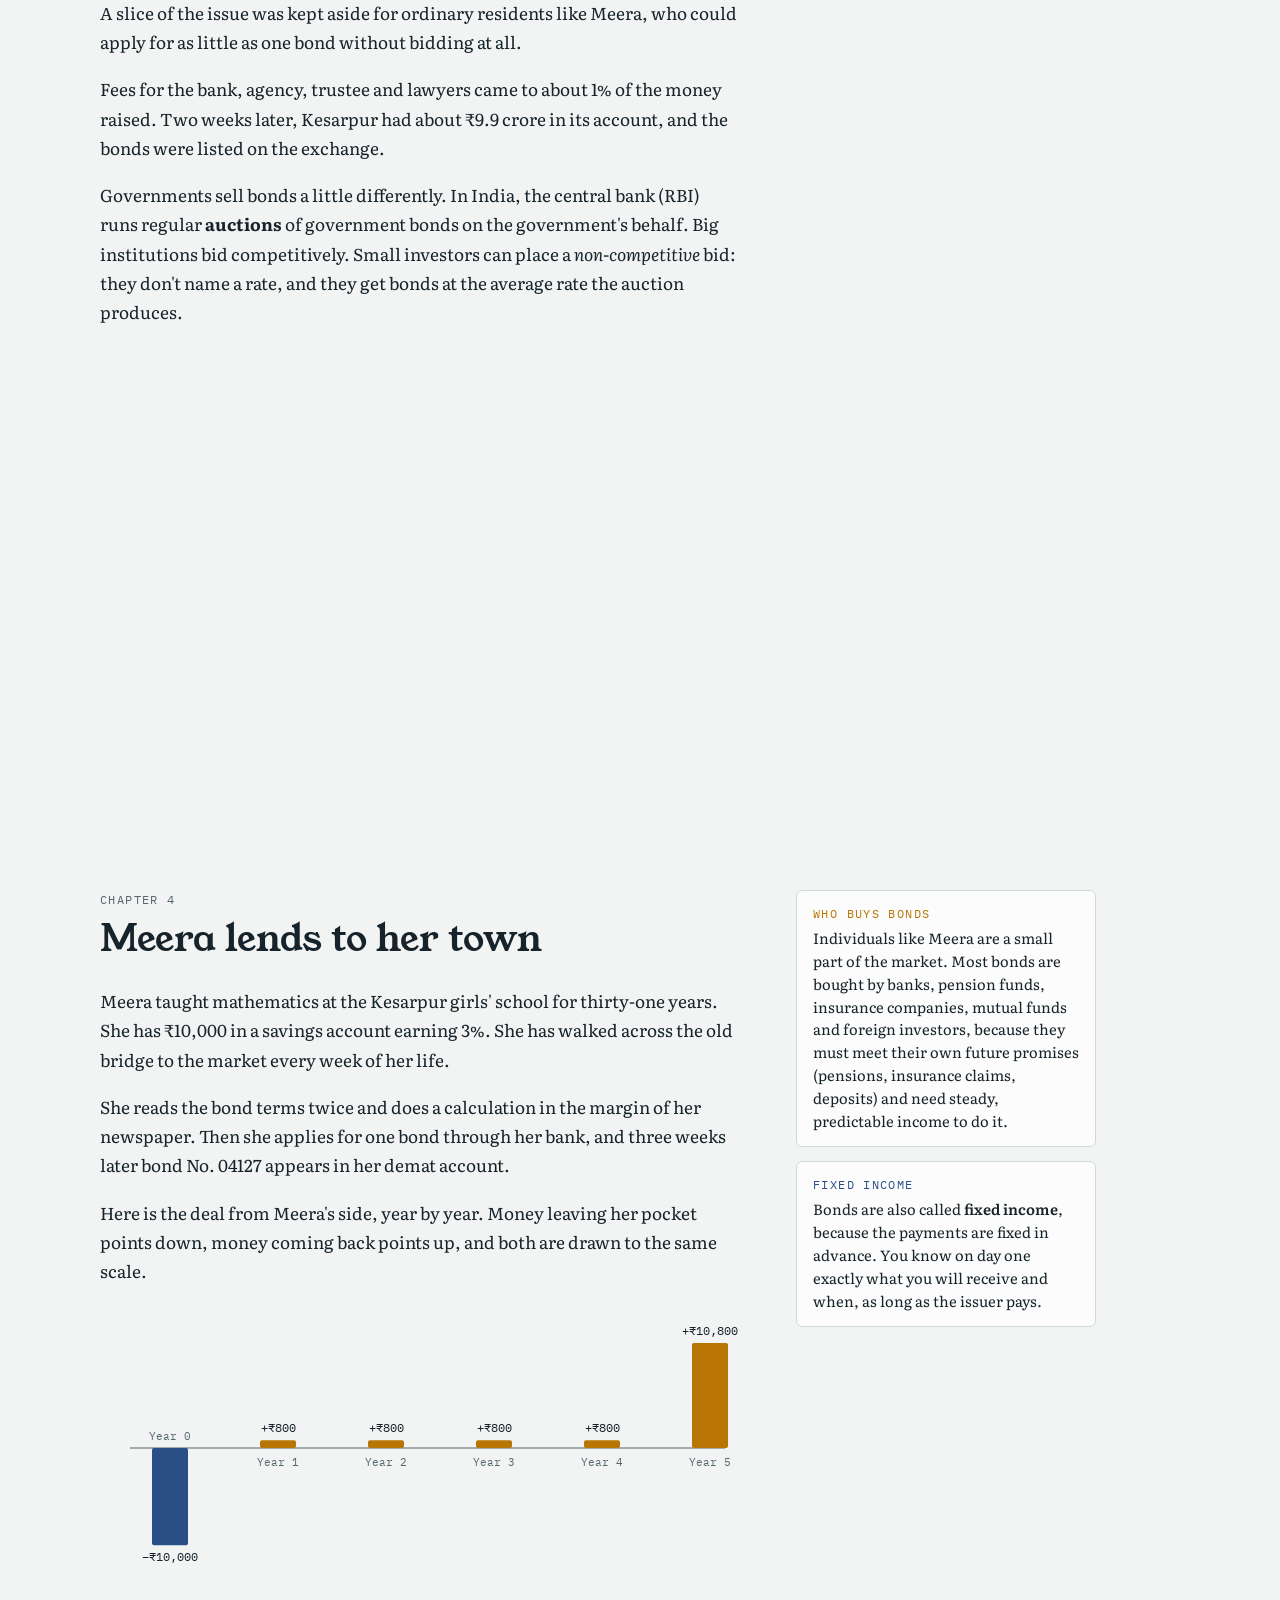
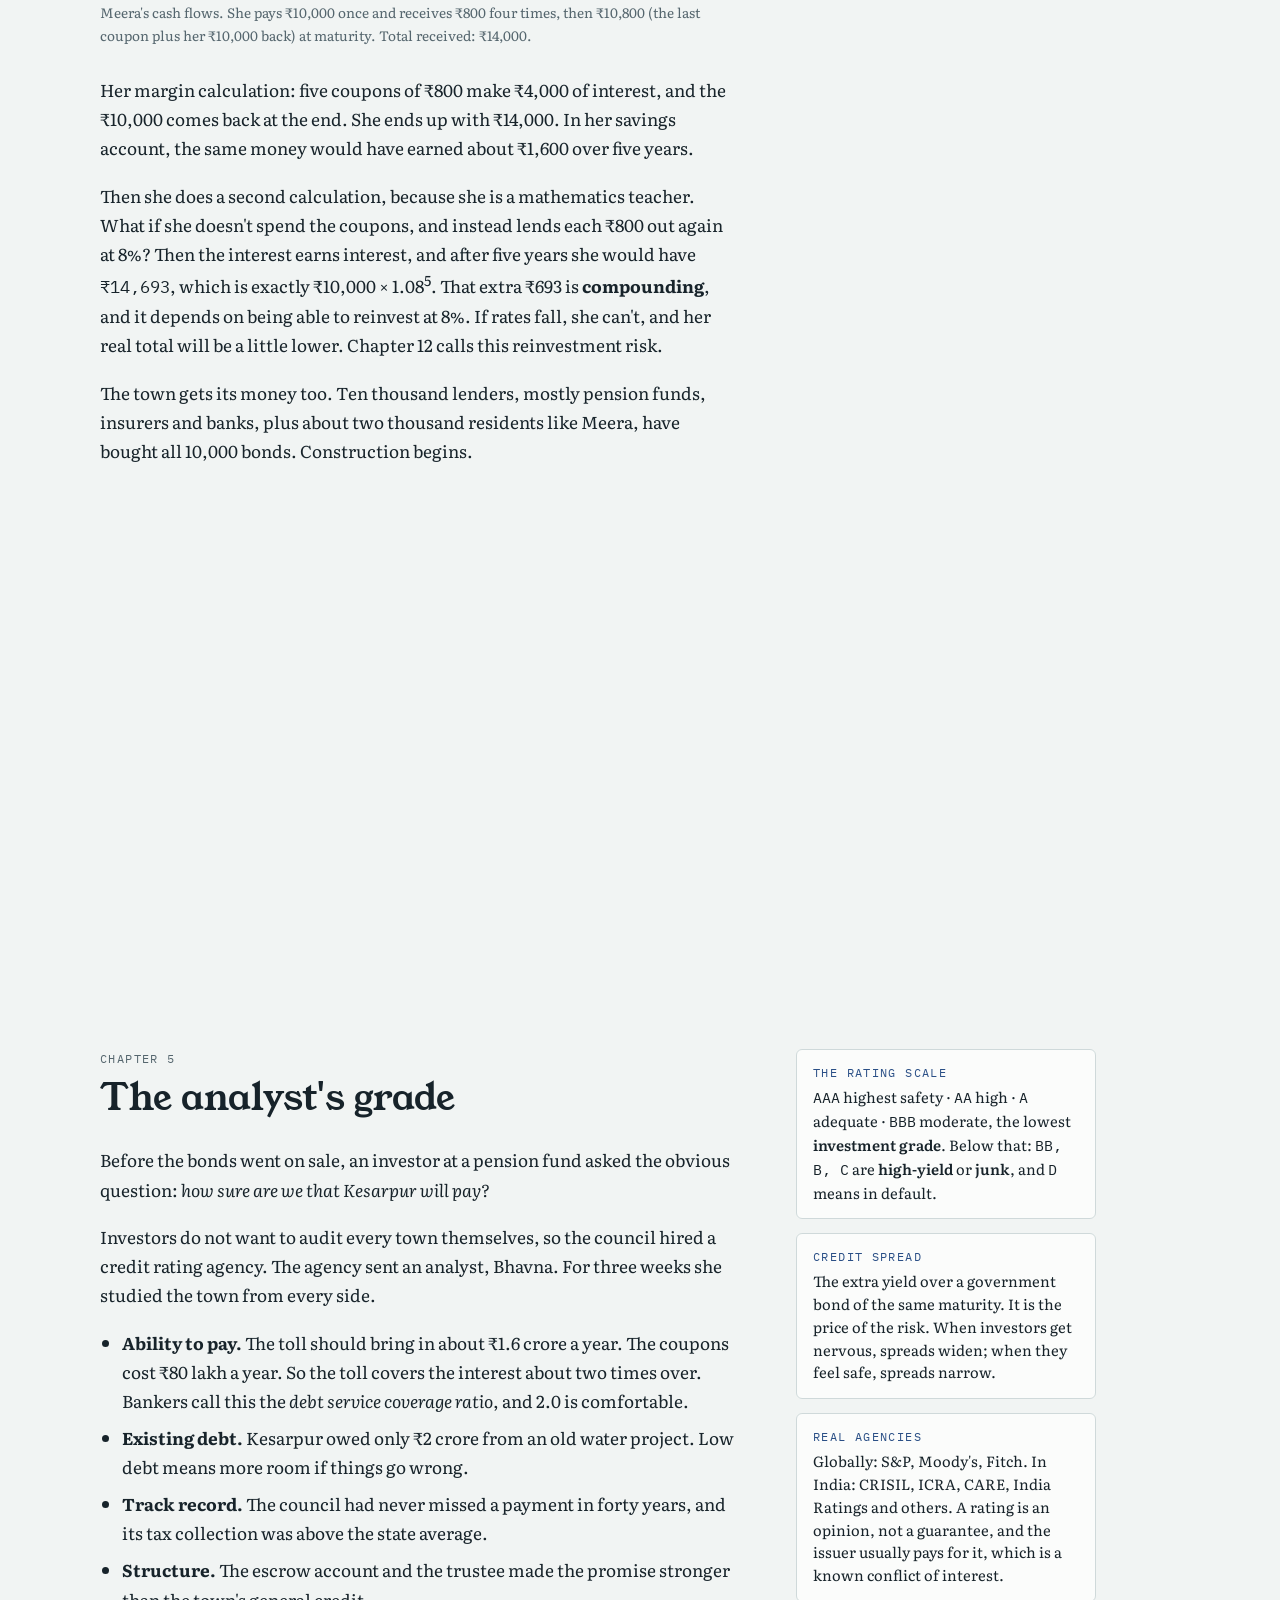
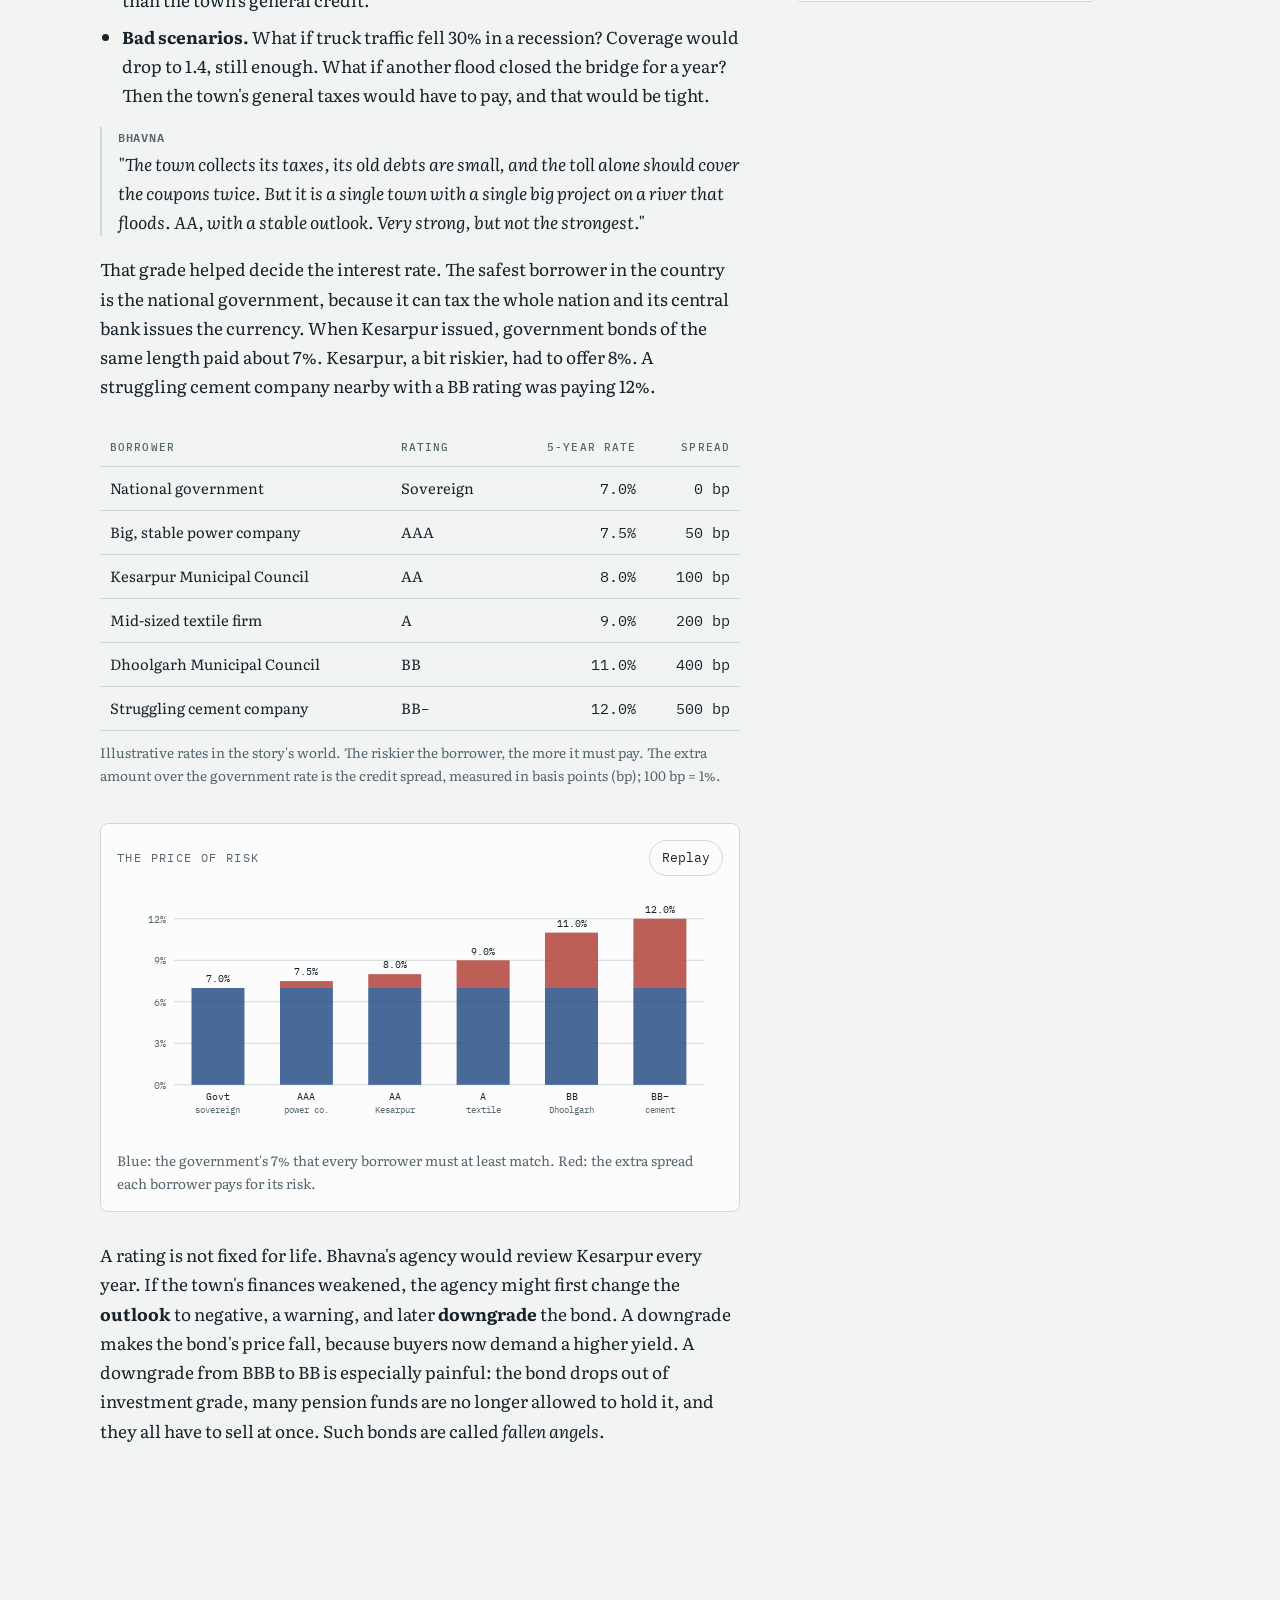
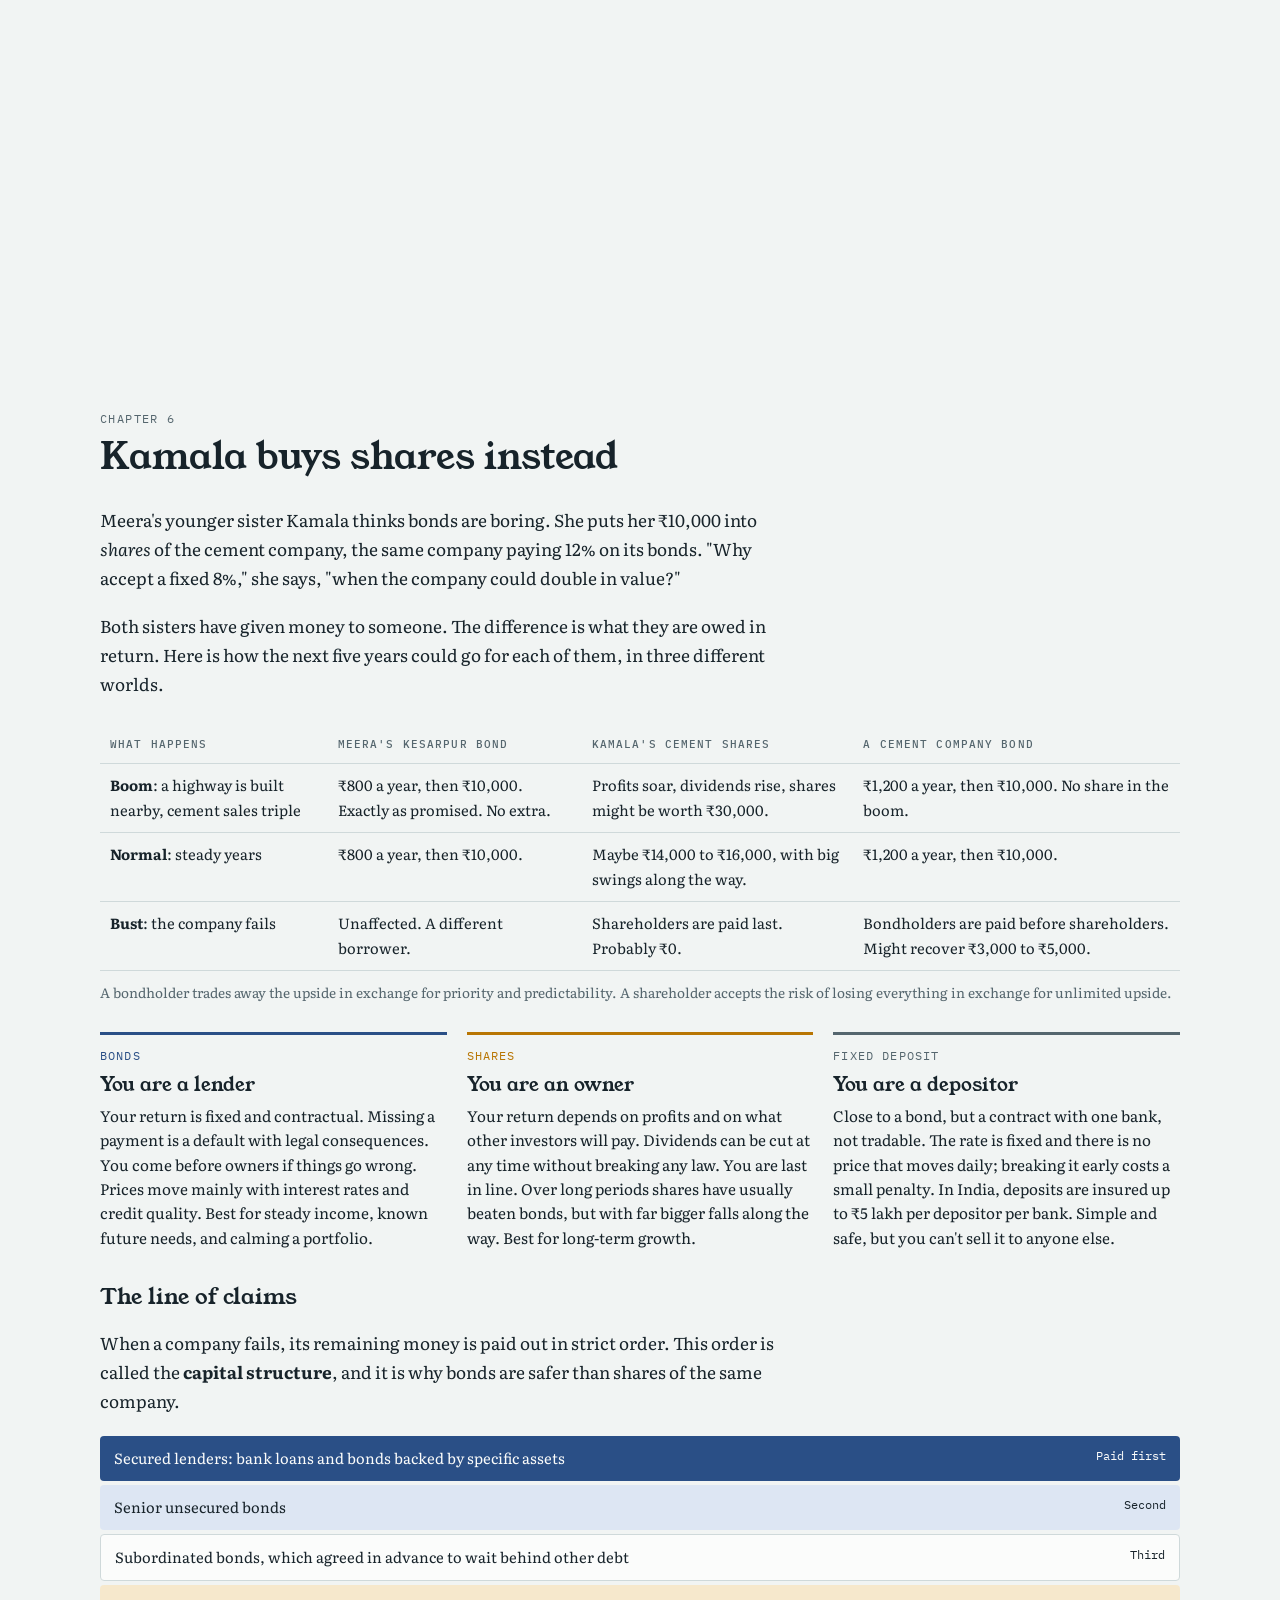
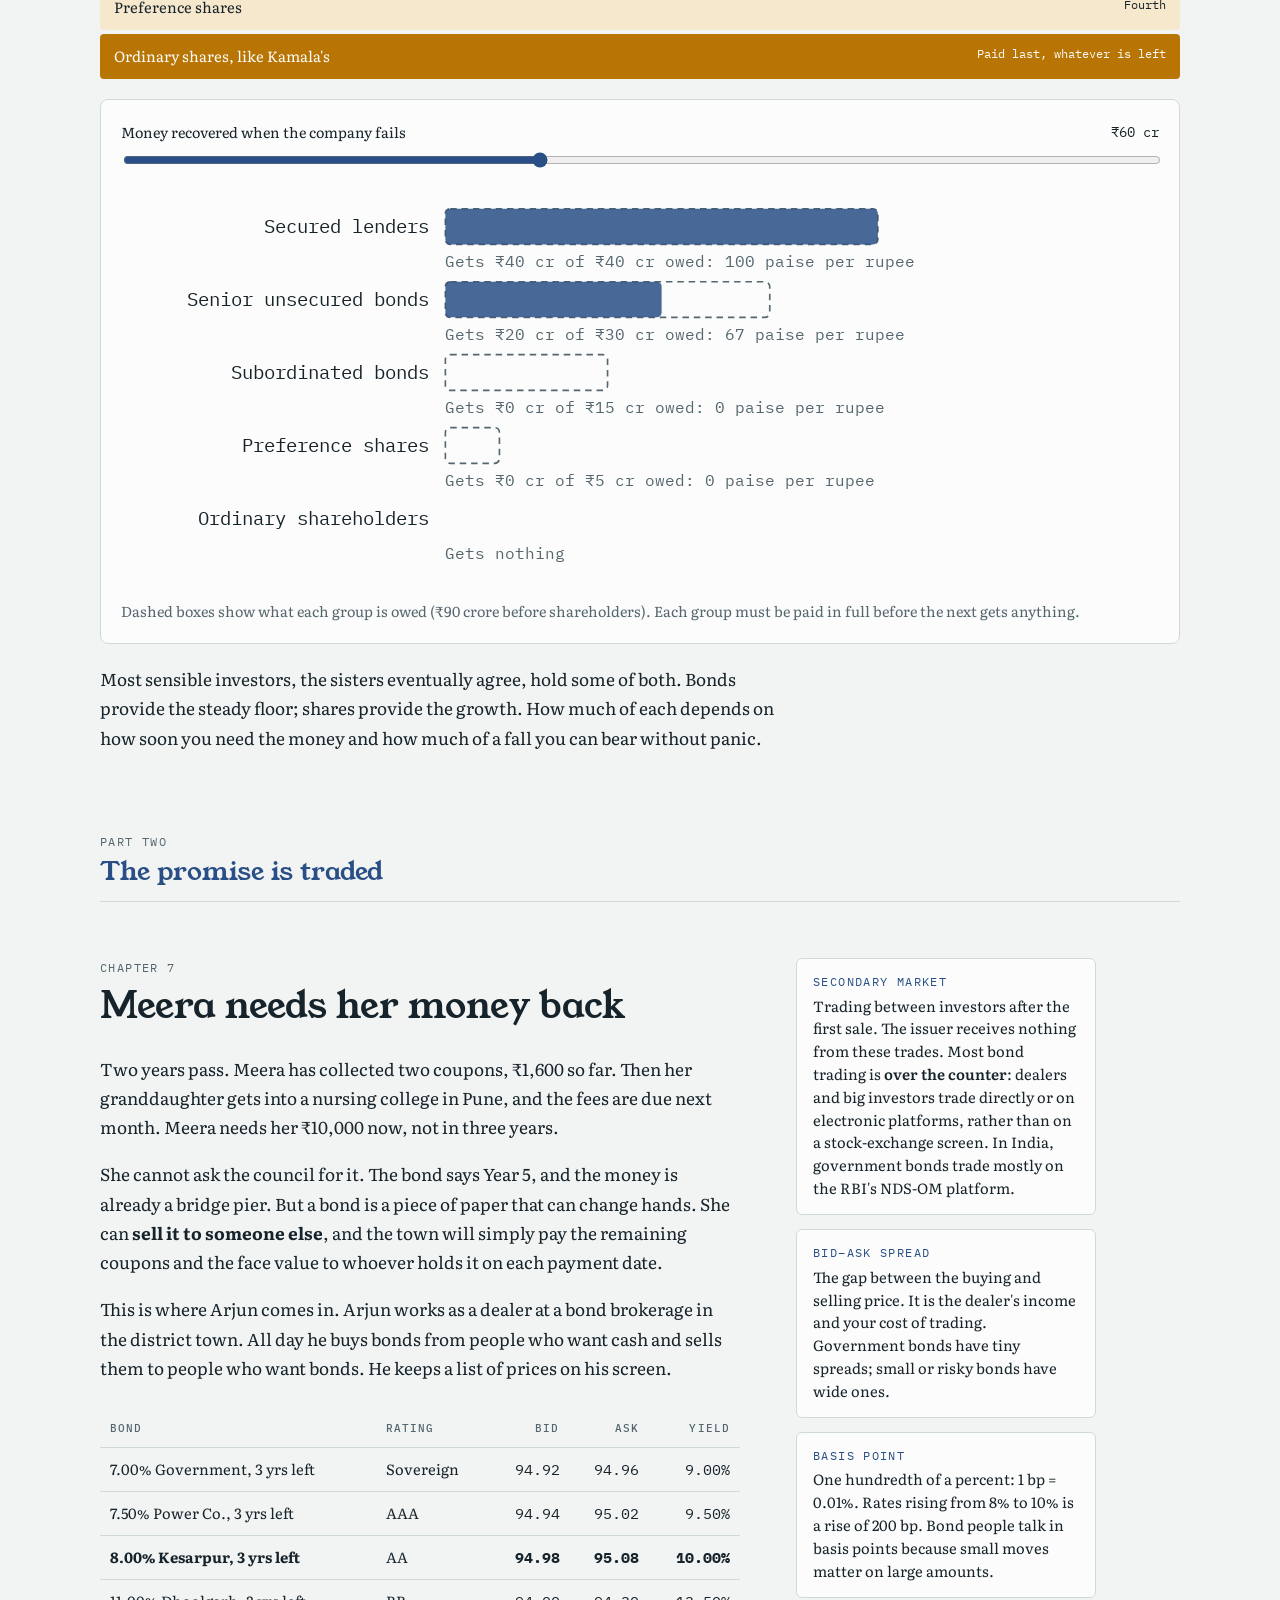
<file: bridge-bond.html>
<!doctype html><html lang="en"><head><meta charset=utf8><meta name=viewport content="width=device-width,initial-scale=1,viewport-fit=cover"><style>:root{color-scheme:light;box-sizing:border-box;padding-top:env(safe-area-inset-top,0px);padding-bottom:env(safe-area-inset-bottom,0px)}html{scroll-padding-top:env(safe-area-inset-top,0px)}body{margin:0;padding:0;font:14px -apple-system,BlinkMacSystemFont,sans-serif;background:#fff;color:#000}img{max-width:100%}[hidden]:not([hidden=until-found i]){display:none!important}</style><title>The Kesarpur Bridge Bond</title><meta name="claude:viewport-fit-sides" content="cover"><link rel="preconnect" href="https://fonts.googleapis.com"><link rel="preconnect" href="https://fonts.gstatic.com" crossorigin><link rel="stylesheet" href="https://fonts.googleapis.com/css2?family=Young+Serif&family=Literata:ital,opsz,wght@0,7..72,400;0,7..72,600;1,7..72,400&family=IBM+Plex+Mono:wght@400;500&display=swap"><link rel="stylesheet" href="series.css"><script>try{const t=localStorage.getItem("kesarpur-theme");if(t)document.documentElement.dataset.theme=t}catch(e){}</script></head><body><a class="ks-skip" href="#ks-content">Skip to content</a><div class="ks-header"><nav class="ks-nav" aria-label="Series navigation"><a class="ks-brand" href="index.html">Kesarpur <em>Series</em></a><span class="ks-position">Story 01 / 11</span><div class="ks-actions"><details class="ks-menu"><summary>All stories <span aria-hidden="true">⌄</span></summary><div class="ks-menu-panel"><a href="index.html">Series overview</a><a href="bridge-bond.html" aria-current="page"><span>01</span> The Bridge Bond</a><a href="common-pot.html"><span>02</span> The Common Pot</a><a href="pickle-share.html"><span>03</span> The Pickle Share</a><a href="mango-contract.html"><span>04</span> The Mango Contract</a><a href="overnight-loan.html"><span>05</span> The Overnight Loan</a><a href="remittance.html"><span>06</span> The Remittance</a><a href="warehouse.html"><span>07</span> The Warehouse</a><a href="flat.html"><span>08</span> The Flat</a><a href="ledger.html"><span>09</span> The Ledger</a><a href="safety-net.html"><span>10</span> The Safety Net</a><a href="cold-chain.html"><span>11</span> The Cold Chain</a></div></details><button id="ks-theme" type="button" aria-label="Switch colour theme">Theme</button></div></nav><div class="ks-reading"><i id="ks-progress"></i></div></div><div id="ks-content" tabindex="-1"></div>





<style>
/* Layout: a storybook column with a ledger margin; definitions sit in the margin on wide screens and inline on phones. Wide interludes span the full width. */
:root{
  --bg:#F1F4F3; --paper:#FBFCFB; --ink:#17232A; --muted:#55666E; --rule:#CFD9DA;
  --river:#2A4F86; --river-soft:#DDE6F3; --coin:#B87503; --coin-soft:#F6E8CC; --risk:#B2443A; --risk-soft:#F4DEDA;
  --display:"Young Serif",Georgia,"Times New Roman",serif;
  --body:"Literata",Georgia,"Times New Roman",serif;
  --mono:"IBM Plex Mono",ui-monospace,Menlo,Consolas,monospace;
}
@media (prefers-color-scheme:dark){:root:not([data-theme="light"]){
  --bg:#0E161B; --paper:#152129; --ink:#E3EBEC; --muted:#9AAAB0; --rule:#2B3C45;
  --river:#94B4EE; --river-soft:#1C2E47; --coin:#F0B54A; --coin-soft:#3A2D12; --risk:#EE8A7B; --risk-soft:#3D1F1B; color-scheme:dark}}
:root[data-theme="dark"]{
  --bg:#0E161B; --paper:#152129; --ink:#E3EBEC; --muted:#9AAAB0; --rule:#2B3C45;
  --river:#94B4EE; --river-soft:#1C2E47; --coin:#F0B54A; --coin-soft:#3A2D12; --risk:#EE8A7B; --risk-soft:#3D1F1B; color-scheme:dark}

*{box-sizing:border-box}
html{scroll-behavior:smooth}
body{background:var(--bg);color:var(--ink);font-family:var(--body);font-size:1.075rem;line-height:1.7;
  padding-left:max(16px,env(safe-area-inset-left,0px));padding-right:max(16px,env(safe-area-inset-right,0px))}
.wrap{max-width:1080px;margin:0 auto;padding-block:48px 96px}
h1,h2,h3{font-family:var(--display);font-weight:400;text-wrap:balance;line-height:1.15;margin:0}
p{margin:0}
ul,ol{margin:0;padding-left:1.25em;display:flex;flex-direction:column;gap:.45em}
.mono,.num{font-family:var(--mono);font-variant-numeric:tabular-nums}
.label{font-family:var(--mono);font-size:.72rem;letter-spacing:.12em;text-transform:uppercase;color:var(--muted)}
a{color:var(--river)}
:focus-visible{outline:2px solid var(--river);outline-offset:3px}
h3.sub-h{font-size:1.35rem;margin-top:.7em}

/* Hero */
.hero{display:grid;grid-template-columns:1.25fr 1fr;gap:40px;align-items:center;padding-bottom:36px}
.hero h1{font-size:clamp(2.4rem,6vw,4.1rem);margin-top:10px}
.hero .lede{margin-top:18px;font-size:1.2rem;color:var(--muted);max-width:36ch}
.hero .cast{margin-top:22px;display:flex;flex-wrap:wrap;gap:8px}
.chip{font-family:var(--mono);font-size:.75rem;padding:4px 10px;border:1px solid var(--rule);border-radius:999px;color:var(--muted);background:var(--paper)}
.hero svg{width:100%;height:auto;display:block}

/* Contents */
.toc{border-block:1px solid var(--rule);padding-block:22px;display:flex;flex-direction:column;gap:12px}
.toc ol{list-style:none;padding:0;display:grid;grid-template-columns:repeat(auto-fill,minmax(230px,1fr));gap:6px 24px}
.toc a{text-decoration:none;color:var(--ink);display:flex;gap:10px;font-size:.95rem;padding-block:2px}
.toc a span{font-family:var(--mono);font-size:.75rem;color:var(--muted);min-width:2.2em;padding-top:3px}
.toc a:hover{color:var(--river)}
.part{padding-top:72px;display:flex;flex-direction:column;gap:6px;border-bottom:1px solid var(--rule);padding-bottom:14px}
.part h2{font-size:clamp(1.3rem,2.6vw,1.6rem);color:var(--river)}

/* Chapters */
.chapter{display:grid;grid-template-columns:minmax(0,640px) minmax(0,300px);gap:20px 56px;padding-block:56px 8px;scroll-margin-top:16px}
.chapter > *{grid-column:1}
.chapter > aside{grid-column:2;grid-row:1 / span 30}
.chapter > header{grid-row:1}
.chapter header{display:flex;flex-direction:column;gap:8px;margin-bottom:6px}
.chapter h2{font-size:clamp(1.7rem,3.6vw,2.3rem)}
.chapter.wide{grid-template-columns:minmax(0,1fr)}
.chapter.wide > *{grid-column:1}
.chapter.wide .prose{max-width:68ch}
.prose{display:flex;flex-direction:column;gap:1.05em}
.say{border-left:2px solid var(--rule);padding-left:16px;font-style:italic}
.say b{font-style:normal;font-weight:600;font-family:var(--mono);font-size:.78rem;letter-spacing:.06em;text-transform:uppercase;color:var(--muted);display:block}
.formula{font-family:var(--mono);font-size:.92rem;background:var(--paper);border:1px solid var(--rule);border-radius:6px;padding:12px 14px;overflow-x:auto;white-space:pre;line-height:1.6}

/* Ledger notes */
aside{display:flex;flex-direction:column;gap:14px;align-self:start}
.note{background:var(--paper);border:1px solid var(--rule);border-radius:6px;padding:14px 16px;font-size:.92rem;line-height:1.55}
.note .label{display:block;margin-bottom:4px;color:var(--river)}
.note.coin .label{color:var(--coin)}
.note.risk .label{color:var(--risk)}
.note dfn{font-style:normal;font-weight:600}

/* Certificate */
.cert{margin-block:8px;background:var(--paper);border:1px solid var(--river);border-radius:4px;padding:6px}
.cert-in{border:1px dashed var(--river);padding:22px 22px 18px;display:flex;flex-direction:column;gap:14px}
.cert h3{font-size:1.45rem;color:var(--river);text-align:center}
.cert .sub{text-align:center;font-size:.85rem;color:var(--muted)}
.cert dl{display:grid;grid-template-columns:repeat(auto-fit,minmax(150px,1fr));gap:12px 20px;margin:0}
.cert dt{font-family:var(--mono);font-size:.68rem;letter-spacing:.12em;text-transform:uppercase;color:var(--muted)}
.cert dd{margin:0;font-family:var(--mono);font-size:1.02rem}
.coupons{display:flex;gap:6px;flex-wrap:wrap;border-top:1px dashed var(--rule);padding-top:12px}
.coupons span{flex:1 1 80px;border:1px dashed var(--coin);color:var(--coin);font-family:var(--mono);font-size:.72rem;text-align:center;padding:6px 4px;border-radius:3px;background:var(--coin-soft)}

/* Figures */
figure{margin:8px 0;display:flex;flex-direction:column;gap:10px}
figcaption{font-size:.85rem;color:var(--muted)}
.scroll{overflow-x:auto}
svg text{font-family:var(--mono)}

/* Tables */
table{border-collapse:collapse;width:100%;font-size:.92rem}
th,td{text-align:left;padding:9px 10px;border-bottom:1px solid var(--rule);vertical-align:top}
th{font-family:var(--mono);font-size:.7rem;letter-spacing:.1em;text-transform:uppercase;color:var(--muted);font-weight:500}
td.num,th.num{text-align:right;font-family:var(--mono);font-variant-numeric:tabular-nums}
tr.total td{border-top:2px solid var(--ink);font-weight:600}

/* Interactive panels */
.panel{background:var(--paper);border:1px solid var(--rule);border-radius:8px;padding:20px;display:flex;flex-direction:column;gap:16px}
.panel .controls{display:grid;grid-template-columns:repeat(auto-fit,minmax(200px,1fr));gap:16px}
.ctrl{display:flex;flex-direction:column;gap:6px}
.ctrl label{display:flex;justify-content:space-between;gap:8px;font-size:.9rem}
.ctrl output{font-family:var(--mono)}
input[type=range]{width:100%;accent-color:var(--river)}
.readout{display:grid;grid-template-columns:repeat(auto-fit,minmax(140px,1fr));gap:12px}
.readout div{display:flex;flex-direction:column;gap:2px}
.readout .big{font-family:var(--mono);font-size:1.5rem;font-variant-numeric:tabular-nums}
.pill{display:inline-block;font-family:var(--mono);font-size:.75rem;padding:2px 9px;border-radius:999px}
.pill.prem{background:var(--coin-soft);color:var(--coin)}
.pill.disc{background:var(--risk-soft);color:var(--risk)}
.pill.par{background:var(--river-soft);color:var(--river)}
.seg{display:flex;flex-wrap:wrap;gap:6px}
.seg button{font:inherit;font-family:var(--mono);font-size:.8rem;padding:6px 12px;border-radius:999px;border:1px solid var(--rule);background:transparent;color:var(--ink);cursor:pointer}
.seg button[aria-pressed="true"]{background:var(--river);border-color:var(--river);color:var(--paper)}
.bars{display:flex;flex-direction:column;gap:10px}
.bar{display:grid;grid-template-columns:76px minmax(0,1fr) 72px;gap:10px;align-items:center;font-size:.85rem}
.bar .track{height:14px;background:var(--river-soft);border-radius:3px;overflow:hidden}
.bar .fill{height:100%;border-radius:3px;transition:width .4s ease}
.bar .v{font-family:var(--mono);text-align:right;font-variant-numeric:tabular-nums}

/* Wide-section grids */
.cols{display:grid;grid-template-columns:repeat(auto-fit,minmax(260px,1fr));gap:20px}
.col{display:flex;flex-direction:column;gap:8px;font-size:.95rem;line-height:1.6;min-width:0}
.col h3{font-size:1.2rem}
.col .who{font-family:var(--mono);font-size:.72rem;letter-spacing:.1em;text-transform:uppercase}
.col.b{border-top:3px solid var(--river);padding-top:12px}
.col.s{border-top:3px solid var(--coin);padding-top:12px}
.col.f{border-top:3px solid var(--muted);padding-top:12px}

.types{display:grid;grid-template-columns:repeat(auto-fit,minmax(220px,1fr));gap:14px}
.type{border-top:2px solid var(--river);padding-top:10px;display:flex;flex-direction:column;gap:4px;font-size:.93rem;line-height:1.55}
.type h3{font-size:1.1rem}

.risks{display:flex;flex-direction:column}
.risk-row{display:grid;grid-template-columns:160px minmax(0,1fr);gap:16px;padding-block:12px;border-bottom:1px solid var(--rule);font-size:.95rem}
.risk-row strong{font-family:var(--display);font-weight:400;font-size:1.05rem;color:var(--risk)}

/* Capital stack */
.stack{display:flex;flex-direction:column;gap:4px}
.stack div{display:grid;grid-template-columns:minmax(0,1fr) auto;gap:12px;padding:10px 14px;border-radius:4px;font-size:.92rem}
.stack span:last-child{font-family:var(--mono);font-size:.75rem}
.stack .l1{background:var(--river);color:var(--paper)}
.stack .l2{background:var(--river-soft);color:var(--ink)}
.stack .l3{background:var(--paper);border:1px solid var(--rule)}
.stack .l4{background:var(--coin-soft);color:var(--ink)}
.stack .l5{background:var(--coin);color:var(--paper)}

/* Ladder */
.ladder{display:flex;flex-direction:column;gap:8px}
.rung{display:grid;grid-template-columns:90px minmax(0,1fr);gap:12px;align-items:center;font-size:.85rem}
.rung .lane{position:relative;height:26px;background:var(--river-soft);border-radius:4px}
.rung .seg-b{position:absolute;top:0;bottom:0;left:0;background:var(--river);border-radius:4px;display:flex;align-items:center;justify-content:flex-end;padding-right:8px;color:var(--paper);font-family:var(--mono);font-size:.72rem;white-space:nowrap}
.years-axis{display:grid;grid-template-columns:90px minmax(0,1fr);gap:12px;font-family:var(--mono);font-size:.7rem;color:var(--muted)}
.years-axis div:last-child{display:flex;justify-content:space-between}

/* Myths, glossary */
.myths{display:grid;grid-template-columns:repeat(auto-fit,minmax(280px,1fr));gap:16px}
.myth{background:var(--paper);border:1px solid var(--rule);border-radius:6px;padding:16px;display:flex;flex-direction:column;gap:8px;font-size:.94rem;line-height:1.6}
.myth .m{font-family:var(--display);font-size:1.1rem;color:var(--risk)}
.myth .m::before{content:"Myth  ";font-family:var(--mono);font-size:.68rem;letter-spacing:.12em;text-transform:uppercase;color:var(--muted)}
.gloss{display:grid;grid-template-columns:repeat(auto-fit,minmax(300px,1fr));gap:4px 32px;margin:0}
.gloss div{padding-block:10px;border-bottom:1px solid var(--rule);font-size:.93rem;line-height:1.55}
.gloss dt{font-weight:600}
.gloss dd{margin:2px 0 0;color:var(--muted)}

.recap{padding-block:64px 0;display:flex;flex-direction:column;gap:20px}
.disclaimer{font-size:.82rem;color:var(--muted);margin-top:28px;max-width:70ch}

@media (max-width:860px){
  .hero{grid-template-columns:1fr}
  .chapter{grid-template-columns:minmax(0,1fr)}
  .chapter > aside{grid-column:1;grid-row:auto}
  .risk-row{grid-template-columns:1fr;gap:2px}
}
@media (prefers-reduced-motion:reduce){*{transition:none!important}html{scroll-behavior:auto}}
.xfig{background:var(--paper);border:1px solid var(--rule);border-radius:8px;padding:16px;display:flex;flex-direction:column;gap:10px;margin:8px 0}
.xfig figcaption{font-size:.85rem;color:var(--muted)}
.xhead{display:flex;justify-content:space-between;align-items:center;gap:10px;flex-wrap:wrap}
.xbtn,.xseg button{font:inherit;font-family:var(--mono);font-size:.8rem;padding:6px 12px;border-radius:999px;border:1px solid var(--rule);background:transparent;color:var(--ink);cursor:pointer}
.xseg{display:flex;flex-wrap:wrap;gap:6px}
.xseg button[aria-pressed="true"]{background:var(--ink);border-color:var(--ink);color:var(--paper)}
.xdraw{stroke-dasharray:1000;stroke-dashoffset:1000;animation:xdraw 2.2s ease forwards}
@keyframes xdraw{to{stroke-dashoffset:0}}
@keyframes xgy{from{transform:scaleY(0)}to{transform:scaleY(1)}}
@keyframes xgx{from{transform:scaleX(0)}to{transform:scaleX(1)}}
@keyframes xpp{from{transform:scale(0);opacity:0}to{transform:scale(1);opacity:1}}
.xgy{animation:xgy .9s ease both}.xgx{animation:xgx .9s ease both}.xpop{animation:xpp .5s ease both}
@media (prefers-reduced-motion:reduce){.xdraw,.xgy,.xgx,.xpop{animation:none!important;stroke-dashoffset:0!important}}
</style>

<div class="wrap">

<section class="hero">
  <div>
    <span class="label">A story about bonds, in sixteen chapters</span>
    <h1>The Kesarpur Bridge Bond</h1>
    <p class="lede">A small town needs a bridge, a retired teacher has savings, and a piece of paper connects them. Follow that paper from the day it is printed to the day it is repaid, and you will understand the bond market, from the first rupee to the whole economy.</p>
    <div class="cast">
      <span class="chip">Meera, retired teacher</span>
      <span class="chip">Kamala, her sister</span>
      <span class="chip">Farida, town treasurer</span>
      <span class="chip">Bhavna, credit analyst</span>
      <span class="chip">Arjun, bond dealer</span>
      <span class="chip">Suresh, a worried father</span>
    </div>
  </div>
  <svg viewBox="0 0 400 260" role="img" aria-label="A drawing of an arched bridge over a river">
    <rect x="0" y="0" width="400" height="260" fill="var(--paper)" rx="6"/>
    <path d="M0 190 Q100 175 200 190 T400 190 V260 H0Z" fill="var(--river-soft)"/>
    <path d="M0 205 Q100 192 200 205 T400 205" fill="none" stroke="var(--river)" stroke-width="1.2" opacity=".5"/>
    <path d="M0 222 Q100 210 200 222 T400 222" fill="none" stroke="var(--river)" stroke-width="1.2" opacity=".35"/>
    <rect x="20" y="120" width="360" height="12" fill="var(--ink)"/>
    <path d="M40 132 Q120 60 200 132 Q280 60 360 132" fill="none" stroke="var(--ink)" stroke-width="4"/>
    <g stroke="var(--ink)" stroke-width="1.5">
      <line x1="80" y1="98" x2="80" y2="120"/><line x1="120" y1="88" x2="120" y2="120"/><line x1="160" y1="98" x2="160" y2="120"/>
      <line x1="240" y1="98" x2="240" y2="120"/><line x1="280" y1="88" x2="280" y2="120"/><line x1="320" y1="98" x2="320" y2="120"/>
    </g>
    <rect x="192" y="132" width="16" height="62" fill="var(--ink)"/>
    <rect x="30" y="132" width="16" height="62" fill="var(--ink)"/>
    <rect x="354" y="132" width="16" height="62" fill="var(--ink)"/>
    <circle cx="330" cy="46" r="18" fill="var(--coin)"/>
    <text x="330" y="51" text-anchor="middle" font-size="14" fill="var(--paper)">₹</text>
    <text x="20" y="34" font-size="11" fill="var(--muted)">KESARPUR · 5-YEAR · 8%</text>
  </svg>
</section>

<nav class="toc" aria-label="Contents">
  <span class="label">Contents</span>
  <ol>
    <li><a href="#prologue"><span>—</span>The river that ate the bridge</a></li>
    <li><a href="#dilemma"><span>01</span>The treasurer's four choices</a></li>
    <li><a href="#paper"><span>02</span>A promise printed on paper</a></li>
    <li><a href="#issue"><span>03</span>The day the bonds were sold</a></li>
    <li><a href="#meera"><span>04</span>Meera lends to her town</a></li>
    <li><a href="#rating"><span>05</span>The analyst's grade</a></li>
    <li><a href="#kamala"><span>06</span>Kamala buys shares instead</a></li>
    <li><a href="#secondary"><span>07</span>Meera needs her money back</a></li>
    <li><a href="#seesaw"><span>08</span>The see-saw</a></li>
    <li><a href="#yield"><span>09</span>What the buyer really earns</a></li>
    <li><a href="#duration"><span>10</span>Why long bonds tremble more</a></li>
    <li><a href="#inflation"><span>11</span>The thief called inflation</a></li>
    <li><a href="#default"><span>12</span>The trouble at Dhoolgarh</a></li>
    <li><a href="#market"><span>13</span>A whole market of promises</a></li>
    <li><a href="#economy"><span>14</span>How bonds move the economy</a></li>
    <li><a href="#ladder"><span>15</span>Meera's ladder</a></li>
    <li><a href="#maturity"><span>16</span>Maturity day</a></li>
    <li><a href="#myths"><span>+</span>Six myths, and a glossary</a></li>
  </ol>
</nav>

<div class="part"><span class="label">Part one</span><h2>The promise is made</h2></div>

<!-- Prologue -->
<section class="chapter" id="prologue">
  <header><span class="label">Prologue</span><h2>The river that ate the bridge</h2></header>
  <div class="prose">
    <p>Kesarpur is a town of about forty thousand people on the bank of a wide, brown river. On the other bank are the wholesale vegetable market, the district hospital and the railway station. For sixty years an old iron bridge joined the two halves of the town.</p>
    <p>One monsoon, the river rose higher than anyone could remember. By morning, the middle span of the old bridge was gone.</p>
    <p>Life slowed down at once. Farmers paid boatmen to carry their vegetables across, and lost a fifth of their income to the fares. Ambulances took a 40-kilometre detour, so a trip that had taken six minutes now took fifty. Children reached school an hour late. Shops on the station side lost half their customers.</p>
    <p>Everyone agreed that Kesarpur needed a new bridge, and the engineers said it would cost <span class="num">₹10 crore</span> (₹100 million) and take two years to build. Once open, a small toll on trucks and buses would bring in about <span class="num">₹1.6 crore</span> a year.</p>
    <p>The town council had a problem. Its treasury held about <span class="num">₹1 crore</span>. The bridge was needed now. The money to pay for it would arrive only slowly, over many years, through tolls and taxes.</p>
    <p>That mismatch, between money needed <em>today</em> and money that arrives <em>later</em>, is where every bond in the world begins.</p>
  </div>
  <aside>
    <div class="note"><span class="label">Why start here</span>Every bond begins with someone who needs money now and expects to have money later. A bridge that charges a toll is a classic case: it costs a lot up front and earns slowly for decades.</div>
    <div class="note"><span class="label">The other side</span>There are also people with the opposite problem: money today, and needs later. Retirees, pension funds and insurers all want a safe place to store money that pays a steady return. A bond matches these two groups.</div>
  </aside>
</section>

<!-- Chapter 1 -->
<section class="chapter" id="dilemma">
  <header><span class="label">Chapter 1</span><h2>The treasurer's four choices</h2></header>
  <div class="prose">
    <p>The town treasurer, Farida, laid out four options in front of the council.</p>
    <p><strong>Option one: raise taxes.</strong> Collect the ₹9 crore from residents this year. Families still recovering from the flood could not pay it. It was also unfair that today's residents would pay the whole cost of a bridge their grandchildren would use for fifty years.</p>
    <p><strong>Option two: take a bank loan.</strong> One bank offered to lend the money, but at 11% interest, with the right to raise the rate later and strict conditions on how the town spent its money. A single lender is also a single point of failure: if that bank got into trouble itself, it might demand repayment early.</p>
    <p><strong>Option three: sell a share of the bridge.</strong> A private company offered to pay for the bridge in exchange for owning it and keeping all the tolls forever. That is <em>equity</em>: the investor becomes an owner and shares in the profits. The council refused. A public bridge should belong to the public, and giving away decades of tolls for a one-time payment was a bad deal.</p>
    <p><strong>Option four: borrow from the public.</strong> Instead of one big loan from one bank, Kesarpur could take thousands of small loans from thousands of people. Each lender would receive a written promise saying exactly how much interest they would get, when, and when they would get their money back. The town would keep the bridge. The lenders would never own it; they would only be owed money.</p>
    <div class="say"><b>Farida</b>"We cut the big loan into small, identical pieces, and we print the terms on each piece. Anyone with ₹10,000 can lend to the town. That printed promise is called a bond. And because the pieces are identical, anyone who holds one can sell it to someone else."</div>
    <p>The council voted for option four.</p>
  </div>
  <figure>
    <div class="scroll">
      <table>
        <thead><tr><th>Choice</th><th>Who provides money</th><th>What they get</th><th>Problem for Kesarpur</th></tr></thead>
        <tbody>
          <tr><td>Raise taxes</td><td>Today's residents</td><td>Nothing back</td><td>Too heavy, unfair across generations</td></tr>
          <tr><td>Bank loan</td><td>One bank</td><td>Interest, set by the bank</td><td>Expensive, one powerful lender</td></tr>
          <tr><td>Sell ownership (equity)</td><td>A company</td><td>Ownership and all future tolls</td><td>Town loses the bridge's income forever</td></tr>
          <tr><td><strong>Issue bonds (debt)</strong></td><td>Thousands of lenders</td><td>Fixed interest, then money back</td><td>Must pay on time, every time</td></tr>
        </tbody>
      </table>
    </div>
  </figure>
  <aside>
    <div class="note"><span class="label">Definition</span>A <dfn>bond</dfn> is a loan split into standard pieces. The borrower (the <dfn>issuer</dfn>) sells the pieces to lenders (the <dfn>bondholders</dfn>) and promises fixed payments in return.</div>
    <div class="note"><span class="label">Debt vs. equity</span>There are only two basic ways to raise money: borrow it (<dfn>debt</dfn>, such as bonds and loans) or sell ownership (<dfn>equity</dfn>, such as shares). Lenders get a fixed promise; owners get whatever is left over.</div>
    <div class="note"><span class="label">Bond vs. bank loan</span>A bank loan stays between one borrower and one bank. A bond can be <em>bought and sold</em> by strangers. That one difference is what creates a bond <em>market</em>.</div>
  </aside>
</section>

<!-- Chapter 2 -->
<section class="chapter" id="paper">
  <header><span class="label">Chapter 2</span><h2>A promise printed on paper</h2></header>
  <div class="prose">
    <p>Farida's team spent a month on the details. They needed ₹10 crore, so they would issue <span class="num">10,000</span> bonds of <span class="num">₹10,000</span> each. Each one would pay 8% interest a year for five years. Here is what one bond said.</p>
  </div>
  <div class="cert" role="group" aria-label="Illustration of the Kesarpur bond certificate">
    <div class="cert-in">
      <span class="label" style="text-align:center">Kesarpur Municipal Council · Bridge Bond · No. 04127</span>
      <h3>Kesarpur 8% Bridge Bond, 5 years</h3>
      <p class="sub">The Council promises to pay the holder of this bond the amounts below, from the revenue of the town and the bridge toll.</p>
      <dl>
        <div><dt>Face value</dt><dd>₹10,000</dd></div>
        <div><dt>Coupon rate</dt><dd>8% a year</dd></div>
        <div><dt>Coupon payment</dt><dd>₹800 each year</dd></div>
        <div><dt>Issue date</dt><dd>1 April, Year 0</dd></div>
        <div><dt>Maturity date</dt><dd>1 April, Year 5</dd></div>
        <div><dt>Security</dt><dd>Toll revenue, in escrow</dd></div>
        <div><dt>Ranking</dt><dd>Senior, secured</dd></div>
        <div><dt>Early repayment</dt><dd>Not allowed</dd></div>
        <div><dt>Trustee</dt><dd>District Trustee Co.</dd></div>
      </dl>
      <div class="coupons" aria-label="Five detachable coupons">
        <span>Coupon 1 · ₹800</span><span>Coupon 2 · ₹800</span><span>Coupon 3 · ₹800</span><span>Coupon 4 · ₹800</span><span>Coupon 5 · ₹800</span>
      </div>
    </div>
  </div>
  <div class="prose">
    <p>The little boxes at the bottom are why interest on a bond is called a <strong>coupon</strong>. In the old days, paper bonds had real coupons printed on them. Each year the holder cut one off with scissors and took it to the bank to collect the interest. The paper is digital now, held in electronic accounts called demat accounts, but the word stayed.</p>
    <p>Every line on the certificate is a decision that affects how risky the bond is.</p>
    <ul>
      <li><strong>Security, in escrow.</strong> The toll money goes into a separate bank account that the council cannot spend freely. Coupons are paid from it first. This makes the promise much stronger than a bare "we will pay".</li>
      <li><strong>Senior, secured.</strong> If the town ever got into trouble, these bondholders would be first in line for the toll money, ahead of the town's other creditors.</li>
      <li><strong>No early repayment.</strong> The town cannot pay back early just because rates fall. Lenders are guaranteed their 8% for the full five years.</li>
      <li><strong>Trustee.</strong> Ten thousand lenders cannot each watch the council. A trustee company does it for them: it checks that the escrow is funded, that promises are kept, and it acts on behalf of all bondholders if they are not.</li>
    </ul>
    <p>The full rulebook, about eighty pages long, also lists <strong>covenants</strong>: extra promises the council makes for the life of the bond. Kesarpur promised not to borrow more than ₹5 crore of new debt against the toll, to publish audited accounts every year, and to keep the bridge insured.</p>
    <p>Notice what the bond does <em>not</em> say. It does not make Meera an owner of the bridge. It does not give her a vote on the council. It does not pay her more if the toll earns a lot. A bond is a fixed promise and nothing else. That is its weakness (no upside) and its strength (it is predictable).</p>
  </div>
  <aside>
    <div class="note"><span class="label">Face value (par)</span>The amount repaid at the end, here ₹10,000. Interest is calculated on this number, whatever price the bond later trades at.</div>
    <div class="note coin"><span class="label">Coupon</span>Coupon rate × face value = 8% × ₹10,000 = <span class="num">₹800</span> a year. Many real bonds pay it in two halves, ₹400 every six months. Because the first ₹400 can earn interest for the rest of the year, semi-annual 8% is worth about <span class="num">8.16%</span> a year.</div>
    <div class="note"><span class="label">Maturity</span>The date the loan ends and the face value comes back. Bonds run from a few weeks (Treasury bills) to 30 or 40 years. Some never mature at all.</div>
    <div class="note"><span class="label">Covenant</span>A promise in the bond's rulebook (the <dfn>indenture</dfn> or offer document) that limits what the issuer can do, to protect lenders. Breaking one can count as a default even if every coupon is paid.</div>
  </aside>
</section>

<!-- Chapter 3: issuance -->
<section class="chapter" id="issue">
  <header><span class="label">Chapter 3</span><h2>The day the bonds were sold</h2></header>
  <div class="prose">
    <p>A town council does not know how to sell ten thousand bonds by itself. Farida needed help, and in the bond world that help comes from a small team of specialists.</p>
    <ul>
      <li>A <strong>merchant bank</strong> (the arranger) designed the bond, wrote the offer document, and found investors.</li>
      <li>A <strong>credit rating agency</strong> graded the town's ability to pay (Chapter 5).</li>
      <li>A <strong>trustee</strong> agreed to represent the bondholders.</li>
      <li>A <strong>registrar</strong> kept the official list of who owned each bond, so coupons went to the right people.</li>
      <li>A <strong>stock exchange</strong> agreed to list the bonds, so they could be traded after the sale.</li>
    </ul>
    <p>The biggest question was the coupon. Set it too high and the town wastes money for five years. Set it too low and nobody buys. So the merchant bank ran a <strong>book build</strong>. For three days, big investors (pension funds, insurance companies, banks) submitted bids saying how much they wanted to lend and the lowest rate they would accept.</p>
  </div>
  <figure>
    <div class="scroll">
      <table>
        <thead><tr><th>Rate investors asked for</th><th class="num">Amount bid at that rate or lower</th><th>Enough to fill ₹10 crore?</th></tr></thead>
        <tbody>
          <tr><td>7.70%</td><td class="num">₹2.5 crore</td><td>No</td></tr>
          <tr><td>7.85%</td><td class="num">₹6.0 crore</td><td>No</td></tr>
          <tr><td><strong>8.00%</strong></td><td class="num"><strong>₹13.0 crore</strong></td><td><strong>Yes, 1.3 times over</strong></td></tr>
          <tr><td>8.20%</td><td class="num">₹21.0 crore</td><td>Yes, 2.1 times over</td></tr>
        </tbody>
      </table>
    </div>
    <figcaption>The order book. The lowest rate at which the whole ₹10 crore was covered became the coupon, called the cut-off. Each bid in this table includes every bid at lower rates.</figcaption>
  </figure>
  <figure class="xfig">
    <div class="xhead"><span class="label">Watching the book fill up</span><button type="button" class="xbtn" id="x-book-r">Replay</button></div>
    <div class="scroll"><svg viewBox="0 0 640 230" width="100%" style="min-width:480px" role="img" aria-label="Animated bars of bids at each interest rate growing until the 8 percent bar crosses the 10 crore line"><g id="x-book"></g></svg></div>
    <figcaption>As investors bid over three days, the bars grow. The first rate whose bids cross the ₹10 crore line sets the coupon.</figcaption>
  </figure>
  <div class="prose">
    <p>At 8.00%, investors wanted ₹13 crore of bonds when only ₹10 crore were on offer. The issue was <strong>oversubscribed</strong> 1.3 times. Farida set the coupon at 8.00%. A slice of the issue was kept aside for ordinary residents like Meera, who could apply for as little as one bond without bidding at all.</p>
    <p>Fees for the bank, agency, trustee and lawyers came to about 1% of the money raised. Two weeks later, Kesarpur had about ₹9.9 crore in its account, and the bonds were listed on the exchange.</p>
    <p>Governments sell bonds a little differently. In India, the central bank (RBI) runs regular <strong>auctions</strong> of government bonds on the government's behalf. Big institutions bid competitively. Small investors can place a <em>non-competitive</em> bid: they don't name a rate, and they get bonds at the average rate the auction produces.</p>
  </div>
  <aside>
    <div class="note"><span class="label">Primary market</span>Everything in this chapter happens in the <dfn>primary market</dfn>: new bonds sold by the issuer, with the money going to the issuer.</div>
    <div class="note"><span class="label">Public vs. private</span>Kesarpur made a <dfn>public issue</dfn>, open to anyone. Many companies instead do a <dfn>private placement</dfn>, selling to a handful of large investors. It is faster and cheaper, but ordinary investors can't take part.</div>
    <div class="note"><span class="label">Why the rate is not a choice</span>Farida could not just pick 6%. The market sets the price of money. The issuer only finds out what that price is, through the book or the auction.</div>
  </aside>
</section>

<!-- Chapter 4 -->
<section class="chapter" id="meera">
  <header><span class="label">Chapter 4</span><h2>Meera lends to her town</h2></header>
  <div class="prose">
    <p>Meera taught mathematics at the Kesarpur girls' school for thirty-one years. She has ₹10,000 in a savings account earning 3%. She has walked across the old bridge to the market every week of her life.</p>
    <p>She reads the bond terms twice and does a calculation in the margin of her newspaper. Then she applies for one bond through her bank, and three weeks later bond No. 04127 appears in her demat account.</p>
    <p>Here is the deal from Meera's side, year by year. Money leaving her pocket points down, money coming back points up, and both are drawn to the same scale.</p>
  </div>
  <figure>
    <div class="scroll">
      <svg viewBox="0 0 640 270" width="100%" style="min-width:520px" role="img" aria-label="Cash flow timeline: minus 10,000 rupees in year 0, plus 800 in years 1 to 4, plus 10,800 in year 5">
        <line x1="30" y1="135" x2="625" y2="135" stroke="var(--muted)" stroke-width="1"/>
        <g id="cf"></g>
      </svg>
    </div>
    <figcaption>Meera's cash flows. She pays ₹10,000 once and receives ₹800 four times, then ₹10,800 (the last coupon plus her ₹10,000 back) at maturity. Total received: ₹14,000.</figcaption>
  </figure>
  <div class="prose">
    <p>Her margin calculation: five coupons of ₹800 make ₹4,000 of interest, and the ₹10,000 comes back at the end. She ends up with ₹14,000. In her savings account, the same money would have earned about ₹1,600 over five years.</p>
    <p>Then she does a second calculation, because she is a mathematics teacher. What if she doesn't spend the coupons, and instead lends each ₹800 out again at 8%? Then the interest earns interest, and after five years she would have <span class="num">₹14,693</span>, which is exactly ₹10,000 × 1.08<sup>5</sup>. That extra ₹693 is <strong>compounding</strong>, and it depends on being able to reinvest at 8%. If rates fall, she can't, and her real total will be a little lower. Chapter 12 calls this reinvestment risk.</p>
    <p>The town gets its money too. Ten thousand lenders, mostly pension funds, insurers and banks, plus about two thousand residents like Meera, have bought all 10,000 bonds. Construction begins.</p>
  </div>
  <aside>
    <div class="note coin"><span class="label">Who buys bonds</span>Individuals like Meera are a small part of the market. Most bonds are bought by banks, pension funds, insurance companies, mutual funds and foreign investors, because they must meet their own future promises (pensions, insurance claims, deposits) and need steady, predictable income to do it.</div>
    <div class="note"><span class="label">Fixed income</span>Bonds are also called <dfn>fixed income</dfn>, because the payments are fixed in advance. You know on day one exactly what you will receive and when, as long as the issuer pays.</div>
  </aside>
</section>

<!-- Chapter 5 -->
<section class="chapter" id="rating">
  <header><span class="label">Chapter 5</span><h2>The analyst's grade</h2></header>
  <div class="prose">
    <p>Before the bonds went on sale, an investor at a pension fund asked the obvious question: <em>how sure are we that Kesarpur will pay?</em></p>
    <p>Investors do not want to audit every town themselves, so the council hired a credit rating agency. The agency sent an analyst, Bhavna. For three weeks she studied the town from every side.</p>
    <ul>
      <li><strong>Ability to pay.</strong> The toll should bring in about ₹1.6 crore a year. The coupons cost ₹80 lakh a year. So the toll covers the interest about two times over. Bankers call this the <em>debt service coverage ratio</em>, and 2.0 is comfortable.</li>
      <li><strong>Existing debt.</strong> Kesarpur owed only ₹2 crore from an old water project. Low debt means more room if things go wrong.</li>
      <li><strong>Track record.</strong> The council had never missed a payment in forty years, and its tax collection was above the state average.</li>
      <li><strong>Structure.</strong> The escrow account and the trustee made the promise stronger than the town's general credit.</li>
      <li><strong>Bad scenarios.</strong> What if truck traffic fell 30% in a recession? Coverage would drop to 1.4, still enough. What if another flood closed the bridge for a year? Then the town's general taxes would have to pay, and that would be tight.</li>
    </ul>
    <div class="say"><b>Bhavna</b>"The town collects its taxes, its old debts are small, and the toll alone should cover the coupons twice. But it is a single town with a single big project on a river that floods. AA, with a stable outlook. Very strong, but not the strongest."</div>
    <p>That grade helped decide the interest rate. The safest borrower in the country is the national government, because it can tax the whole nation and its central bank issues the currency. When Kesarpur issued, government bonds of the same length paid about 7%. Kesarpur, a bit riskier, had to offer 8%. A struggling cement company nearby with a BB rating was paying 12%.</p>
  </div>
  <figure>
    <div class="scroll">
      <table>
        <thead><tr><th>Borrower</th><th>Rating</th><th class="num">5-year rate</th><th class="num">Spread</th></tr></thead>
        <tbody>
          <tr><td>National government</td><td>Sovereign</td><td class="num">7.0%</td><td class="num">0 bp</td></tr>
          <tr><td>Big, stable power company</td><td>AAA</td><td class="num">7.5%</td><td class="num">50 bp</td></tr>
          <tr><td>Kesarpur Municipal Council</td><td>AA</td><td class="num">8.0%</td><td class="num">100 bp</td></tr>
          <tr><td>Mid-sized textile firm</td><td>A</td><td class="num">9.0%</td><td class="num">200 bp</td></tr>
          <tr><td>Dhoolgarh Municipal Council</td><td>BB</td><td class="num">11.0%</td><td class="num">400 bp</td></tr>
          <tr><td>Struggling cement company</td><td>BB−</td><td class="num">12.0%</td><td class="num">500 bp</td></tr>
        </tbody>
      </table>
    </div>
    <figcaption>Illustrative rates in the story's world. The riskier the borrower, the more it must pay. The extra amount over the government rate is the credit spread, measured in basis points (bp); 100 bp = 1%.</figcaption>
  </figure>
  <figure class="xfig">
    <div class="xhead"><span class="label">The price of risk</span><button type="button" class="xbtn" id="x-spread-r">Replay</button></div>
    <div class="scroll"><svg viewBox="0 0 640 260" width="100%" style="min-width:480px" role="img" aria-label="Stacked bars: every borrower pays the 7 percent government rate plus a credit spread that grows as the rating falls"><g id="x-spread"></g></svg></div>
    <figcaption>Blue: the government's 7% that every borrower must at least match. Red: the extra spread each borrower pays for its risk.</figcaption>
  </figure>
  <div class="prose">
    <p>A rating is not fixed for life. Bhavna's agency would review Kesarpur every year. If the town's finances weakened, the agency might first change the <strong>outlook</strong> to negative, a warning, and later <strong>downgrade</strong> the bond. A downgrade makes the bond's price fall, because buyers now demand a higher yield. A downgrade from BBB to BB is especially painful: the bond drops out of investment grade, many pension funds are no longer allowed to hold it, and they all have to sell at once. Such bonds are called <em>fallen angels</em>.</p>
  </div>
  <aside>
    <div class="note"><span class="label">The rating scale</span><span class="num">AAA</span> highest safety · <span class="num">AA</span> high · <span class="num">A</span> adequate · <span class="num">BBB</span> moderate, the lowest <dfn>investment grade</dfn>. Below that: <span class="num">BB, B, C</span> are <dfn>high-yield</dfn> or <dfn>junk</dfn>, and <span class="num">D</span> means in default.</div>
    <div class="note"><span class="label">Credit spread</span>The extra yield over a government bond of the same maturity. It is the price of the risk. When investors get nervous, spreads widen; when they feel safe, spreads narrow.</div>
    <div class="note"><span class="label">Real agencies</span>Globally: S&amp;P, Moody's, Fitch. In India: CRISIL, ICRA, CARE, India Ratings and others. A rating is an opinion, not a guarantee, and the issuer usually pays for it, which is a known conflict of interest.</div>
  </aside>
</section>

<!-- Chapter 6: wide -->
<section class="chapter wide" id="kamala">
  <header><span class="label">Chapter 6</span><h2>Kamala buys shares instead</h2></header>
  <div class="prose">
    <p>Meera's younger sister Kamala thinks bonds are boring. She puts her ₹10,000 into <em>shares</em> of the cement company, the same company paying 12% on its bonds. "Why accept a fixed 8%," she says, "when the company could double in value?"</p>
    <p>Both sisters have given money to someone. The difference is what they are owed in return. Here is how the next five years could go for each of them, in three different worlds.</p>
  </div>
  <figure>
    <div class="scroll">
      <table>
        <thead><tr><th>What happens</th><th>Meera's Kesarpur bond</th><th>Kamala's cement shares</th><th>A cement company bond</th></tr></thead>
        <tbody>
          <tr><td><strong>Boom</strong>: a highway is built nearby, cement sales triple</td><td>₹800 a year, then ₹10,000. Exactly as promised. No extra.</td><td>Profits soar, dividends rise, shares might be worth ₹30,000.</td><td>₹1,200 a year, then ₹10,000. No share in the boom.</td></tr>
          <tr><td><strong>Normal</strong>: steady years</td><td>₹800 a year, then ₹10,000.</td><td>Maybe ₹14,000 to ₹16,000, with big swings along the way.</td><td>₹1,200 a year, then ₹10,000.</td></tr>
          <tr><td><strong>Bust</strong>: the company fails</td><td>Unaffected. A different borrower.</td><td>Shareholders are paid last. Probably ₹0.</td><td>Bondholders are paid before shareholders. Might recover ₹3,000 to ₹5,000.</td></tr>
        </tbody>
      </table>
    </div>
    <figcaption>A bondholder trades away the upside in exchange for priority and predictability. A shareholder accepts the risk of losing everything in exchange for unlimited upside.</figcaption>
  </figure>
  <div class="cols">
    <div class="col b">
      <span class="who" style="color:var(--river)">Bonds</span>
      <h3>You are a lender</h3>
      <p>Your return is fixed and contractual. Missing a payment is a default with legal consequences. You come before owners if things go wrong. Prices move mainly with interest rates and credit quality. Best for steady income, known future needs, and calming a portfolio.</p>
    </div>
    <div class="col s">
      <span class="who" style="color:var(--coin)">Shares</span>
      <h3>You are an owner</h3>
      <p>Your return depends on profits and on what other investors will pay. Dividends can be cut at any time without breaking any law. You are last in line. Over long periods shares have usually beaten bonds, but with far bigger falls along the way. Best for long-term growth.</p>
    </div>
    <div class="col f">
      <span class="who" style="color:var(--muted)">Fixed deposit</span>
      <h3>You are a depositor</h3>
      <p>Close to a bond, but a contract with one bank, not tradable. The rate is fixed and there is no price that moves daily; breaking it early costs a small penalty. In India, deposits are insured up to ₹5 lakh per depositor per bank. Simple and safe, but you can't sell it to anyone else.</p>
    </div>
  </div>
  <div class="prose">
    <h3 class="sub-h">The line of claims</h3>
    <p>When a company fails, its remaining money is paid out in strict order. This order is called the <strong>capital structure</strong>, and it is why bonds are safer than shares of the same company.</p>
  </div>
  <div class="stack" aria-label="Order of claims from first paid to last paid">
    <div class="l1"><span>Secured lenders: bank loans and bonds backed by specific assets</span><span>Paid first</span></div>
    <div class="l2"><span>Senior unsecured bonds</span><span>Second</span></div>
    <div class="l3"><span>Subordinated bonds, which agreed in advance to wait behind other debt</span><span>Third</span></div>
    <div class="l4"><span>Preference shares</span><span>Fourth</span></div>
    <div class="l5"><span>Ordinary shares, like Kamala's</span><span>Paid last, whatever is left</span></div>
  </div>
  <div class="panel">
    <div class="ctrl"><label for="x-rec">Money recovered when the company fails <output id="x-rec-out">₹60 cr</output></label><input id="x-rec" type="range" min="0" max="150" step="5" value="60"></div>
    <div class="scroll"><svg viewBox="0 0 640 240" width="100%" style="min-width:480px" role="img" aria-label="Bars filling in order of seniority as recovered money increases"><g id="x-claims"></g></svg></div>
    <p style="font-size:.9rem;color:var(--muted)" id="x-rec-note"></p>
  </div>
  <div class="prose">
    <p>Most sensible investors, the sisters eventually agree, hold some of both. Bonds provide the steady floor; shares provide the growth. How much of each depends on how soon you need the money and how much of a fall you can bear without panic.</p>
  </div>
</section>

<div class="part"><span class="label">Part two</span><h2>The promise is traded</h2></div>

<!-- Chapter 7 -->
<section class="chapter" id="secondary">
  <header><span class="label">Chapter 7</span><h2>Meera needs her money back</h2></header>
  <div class="prose">
    <p>Two years pass. Meera has collected two coupons, ₹1,600 so far. Then her granddaughter gets into a nursing college in Pune, and the fees are due next month. Meera needs her ₹10,000 now, not in three years.</p>
    <p>She cannot ask the council for it. The bond says Year 5, and the money is already a bridge pier. But a bond is a piece of paper that can change hands. She can <strong>sell it to someone else</strong>, and the town will simply pay the remaining coupons and the face value to whoever holds it on each payment date.</p>
    <p>This is where Arjun comes in. Arjun works as a dealer at a bond brokerage in the district town. All day he buys bonds from people who want cash and sells them to people who want bonds. He keeps a list of prices on his screen.</p>
  </div>
  <figure>
    <div class="scroll">
      <table>
        <thead><tr><th>Bond</th><th>Rating</th><th class="num">Bid</th><th class="num">Ask</th><th class="num">Yield</th></tr></thead>
        <tbody>
          <tr><td>7.00% Government, 3 yrs left</td><td>Sovereign</td><td class="num">94.92</td><td class="num">94.96</td><td class="num">9.00%</td></tr>
          <tr><td>7.50% Power Co., 3 yrs left</td><td>AAA</td><td class="num">94.94</td><td class="num">95.02</td><td class="num">9.50%</td></tr>
          <tr><td><strong>8.00% Kesarpur, 3 yrs left</strong></td><td>AA</td><td class="num"><strong>94.98</strong></td><td class="num"><strong>95.08</strong></td><td class="num"><strong>10.00%</strong></td></tr>
          <tr><td>11.00% Dhoolgarh, 3 yrs left</td><td>BB</td><td class="num">94.00</td><td class="num">94.30</td><td class="num">13.50%</td></tr>
        </tbody>
      </table>
    </div>
    <figcaption>Arjun's screen. Prices are quoted per ₹100 of face value, so 95.03 means ₹9,503 for a ₹10,000 bond. Bid is what a dealer will pay you; ask is what you pay a dealer.</figcaption>
  </figure>
  <div class="prose">
    <p>Meera notices three things. First, every bond on the list is trading <em>below</em> 100. Second, the yields are all higher than the coupons. Third, the riskier the bond, the wider the gap between bid and ask, because Arjun takes more risk holding a bond that is hard to resell.</p>
    <div class="say"><b>Arjun</b>"I can take your Kesarpur bond, Meera-ji. But I can't pay you ten thousand for it. Rates have gone up two percent since you bought it. The fair price is about nine thousand five hundred."</div>
    <p>Meera is a mathematics teacher, and she wants to know why. The answer is the most important idea in the whole bond market, so it gets its own chapter. For the rest of the story we will use the fair middle price, ₹9,503, and assume Arjun charged her a small separate fee.</p>
  </div>
  <aside>
    <div class="note"><span class="label">Secondary market</span>Trading between investors after the first sale. The issuer receives nothing from these trades. Most bond trading is <dfn>over the counter</dfn>: dealers and big investors trade directly or on electronic platforms, rather than on a stock-exchange screen. In India, government bonds trade mostly on the RBI's NDS-OM platform.</div>
    <div class="note"><span class="label">Bid–ask spread</span>The gap between the buying and selling price. It is the dealer's income and your cost of trading. Government bonds have tiny spreads; small or risky bonds have wide ones.</div>
    <div class="note"><span class="label">Basis point</span>One hundredth of a percent: 1 bp = 0.01%. Rates rising from 8% to 10% is a rise of 200 bp. Bond people talk in basis points because small moves matter on large amounts.</div>
    <div class="note"><span class="label">Liquidity</span>How easily you can sell without a big price cut. Government bonds are very liquid. A small town's bonds may take days to sell.</div>
  </aside>
</section>

<!-- Chapter 8 -->
<section class="chapter" id="seesaw">
  <header><span class="label">Chapter 8</span><h2>The see-saw</h2></header>
  <div class="prose">
    <p>Over the two years, prices across the country rose fast. To cool inflation, the central bank raised interest rates. Now new 3-year bonds from borrowers like Kesarpur pay <strong>10%</strong>, which is ₹1,000 a year on ₹10,000.</p>
    <p>Look at it from a buyer's side. A new bond pays ₹1,000 a year. Meera's old bond pays only ₹800 a year. Nobody will pay the full ₹10,000 for the old one when the same money buys a better new one. Her bond's coupon is fixed, so the only thing that can adjust is its <em>price</em>. The price falls until the old bond earns the same 10% as the new ones.</p>
    <p>To find that price, Arjun asks: what is each future payment worth today, if money can earn 10% elsewhere? A rupee you receive in a year is worth less than a rupee today, because today's rupee could be lent out and grow. At 10%, ₹1 next year is worth ₹1 ÷ 1.10 = 91 paise today. This idea is called <strong>present value</strong>, and it is how every bond in the world is priced.</p>
  </div>
  <figure>
    <div class="scroll">
      <table>
        <thead><tr><th>Payment</th><th>When</th><th class="num">Amount</th><th>Discount at 10%</th><th class="num">Worth today</th></tr></thead>
        <tbody>
          <tr><td>Coupon 3</td><td>in 1 year</td><td class="num">₹800</td><td class="mono">÷ 1.10</td><td class="num">₹727.27</td></tr>
          <tr><td>Coupon 4</td><td>in 2 years</td><td class="num">₹800</td><td class="mono">÷ 1.10²</td><td class="num">₹661.16</td></tr>
          <tr><td>Coupon 5 + face value</td><td>in 3 years</td><td class="num">₹10,800</td><td class="mono">÷ 1.10³</td><td class="num">₹8,114.20</td></tr>
          <tr class="total"><td colspan="4">Fair price of Meera's bond</td><td class="num">₹9,502.63</td></tr>
        </tbody>
      </table>
    </div>
    <figcaption>A bond's price is the sum of its future payments, each discounted at today's market rate.</figcaption>
  </figure>
  <div class="formula">Price = C/(1+r) + C/(1+r)² + … + (C + F)/(1+r)ⁿ

C = yearly coupon   F = face value   r = market rate   n = years left</div>
  <div class="prose">
    <p>So Meera gets about ₹9,503. She is ₹497 short of face value. She did nothing wrong, and the town did nothing wrong; the world's interest rates moved.</p>
    <p>Check that the buyer is treated fairly. Whoever pays ₹9,503 gets ₹800, ₹800 and ₹10,800. That works out to exactly a 10% return, the same as a brand-new bond. The lower price makes up for the lower coupon. The market has made the old bond and the new bond equally attractive, which is what a fair price means.</p>
    <p>If rates had <em>fallen</em> to 6% instead, her ₹800 coupon would look generous next to new bonds paying ₹600, and buyers would compete for it. Its price would rise to about <span class="num">₹10,535</span>, and she would sell at a profit.</p>
    <p>Move the slider and watch the see-saw.</p>
  </div>

  <div class="panel" id="seesaw-panel">
    <div class="controls">
      <div class="ctrl">
        <label for="rate">Market interest rate <output id="rate-out">10%</output></label>
        <input id="rate" type="range" min="2" max="16" step="0.25" value="10">
      </div>
      <div class="ctrl">
        <label for="years">Years left until maturity <output id="years-out">3</output></label>
        <input id="years" type="range" min="1" max="30" step="1" value="3">
      </div>
    </div>
    <svg viewBox="0 0 600 170" width="100%" role="img" aria-label="See-saw: interest rate on one end, bond price on the other">
      <polygon points="300,150 280,170 320,170" fill="var(--muted)"/>
      <g id="plank" style="transition:transform .35s ease;transform-origin:300px 148px">
        <rect x="60" y="142" width="480" height="8" rx="3" fill="var(--ink)"/>
        <rect x="60" y="92" width="130" height="48" rx="6" fill="var(--river-soft)" stroke="var(--river)"/>
        <text x="125" y="112" text-anchor="middle" font-size="12" fill="var(--river)">INTEREST RATE</text>
        <text x="125" y="130" text-anchor="middle" font-size="15" fill="var(--ink)" id="ss-rate">10%</text>
        <rect x="410" y="92" width="130" height="48" rx="6" fill="var(--coin-soft)" stroke="var(--coin)"/>
        <text x="475" y="112" text-anchor="middle" font-size="12" fill="var(--coin)">BOND PRICE</text>
        <text x="475" y="130" text-anchor="middle" font-size="15" fill="var(--ink)" id="ss-price">₹9,503</text>
      </g>
    </svg>
    <div class="readout">
      <div><span class="label">Price of the 8% bond</span><span class="big" id="r-price">₹9,503</span></div>
      <div><span class="label">Change vs ₹10,000</span><span class="big" id="r-chg">−5.0%</span></div>
      <div><span class="label">Trades at</span><span><span class="pill disc" id="r-pill">Discount</span></span></div>
    </div>
    <p style="font-size:.9rem;color:var(--muted)" id="r-note"></p>
  </div>

  <aside>
    <div class="note"><span class="label">The golden rule</span>Interest rates up → existing bond prices down. Interest rates down → existing bond prices up. They always move in opposite directions.</div>
    <div class="note coin"><span class="label">Premium, par, discount</span>A bond priced above face value trades at a <dfn>premium</dfn>, at face value it trades at <dfn>par</dfn>, and below face value it trades at a <dfn>discount</dfn>.</div>
    <div class="note"><span class="label">The key point</span>If Meera had not needed to sell, the rate rise would not have cost her a rupee. She would still have collected every ₹800 and her ₹10,000 at maturity. Price swings matter only to someone who sells before maturity, or who could have earned more elsewhere.</div>
    <div class="note"><span class="label">Pull to par</span>As maturity gets closer, a bond's price drifts back toward face value, because the final ₹10,000 is less and less far away. Set years left to 1 on the slider and see how close to ₹10,000 it stays.</div>
  </aside>
</section>

<!-- Chapter 9 -->
<section class="chapter" id="yield">
  <header><span class="label">Chapter 9</span><h2>What the buyer really earns</h2></header>
  <div class="prose">
    <p>Arjun buys Meera's bond for ₹9,503 and sells it the same afternoon to the Kesarpur Cooperative Bank. The bank's manager asks only one question: <em>"What's the yield?"</em> In the bond market, people quote yields more often than prices, because yield answers the question buyers actually care about: what return will I get?</p>
    <p>There are several ways to measure it, and they give different answers.</p>
    <p><strong>Current yield</strong> is the yearly coupon divided by the price you pay. ₹800 ÷ ₹9,503 = <span class="num">8.42%</span>. It's quick, but it leaves something out.</p>
    <p>The bank paid ₹9,503 but will receive ₹10,000 at maturity. That extra ₹497 is profit too, spread over three years. <strong>Yield to maturity (YTM)</strong> counts everything: every coupon, the gain or loss back to face value, and the timing of each payment. It is the single interest rate that makes all future payments add up to today's price. For this bond, it is exactly <span class="num">10%</span>, the rate we used to price it.</p>
    <p>Finding the YTM exactly takes trial and error, or a calculator. But there is a good shortcut:</p>
  </div>
  <div class="formula">YTM ≈ (C + (F − P) ÷ n) ÷ ((F + P) ÷ 2)

    = (800 + (10,000 − 9,503) ÷ 3) ÷ ((10,000 + 9,503) ÷ 2)
    = (800 + 166) ÷ 9,751
    ≈ 9.90%   (exact answer: 10.00%)</div>
  <figure>
    <div class="scroll">
      <table>
        <thead><tr><th>Measure</th><th>What it counts</th><th class="num">Meera's bond at ₹9,503</th></tr></thead>
        <tbody>
          <tr><td>Coupon rate</td><td>Coupon ÷ face value. Fixed forever.</td><td class="num">8.00%</td></tr>
          <tr><td>Current yield</td><td>Coupon ÷ price paid</td><td class="num">8.42%</td></tr>
          <tr><td>Yield to maturity</td><td>Coupons + gain to face value + timing</td><td class="num">10.00%</td></tr>
        </tbody>
      </table>
    </div>
    <figcaption>Three numbers about the same bond. When people say "bond yields rose today", they almost always mean yield to maturity.</figcaption>
  </figure>
  <div class="prose">
    <h3 class="sub-h">Yield to call, and yield to worst</h3>
    <p>Some bonds let the issuer repay early. Suppose a different bond pays 8%, has three years left, and trades at ₹10,535 because rates have fallen to 6%. Its YTM is 6%. But the fine print says the issuer can repay it in one year at ₹10,100. If rates are low, it surely will. Then the buyer gets ₹800 + ₹10,100 = ₹10,900 in one year for ₹10,535 paid, a return of only <span class="num">3.46%</span>. That is its <strong>yield to call</strong>. Careful investors always look at the <strong>yield to worst</strong>, the lowest of all the possible yields, because issuers will choose whatever is best for themselves.</p>
    <h3 class="sub-h">Price and yield, drawn</h3>
    <p>Here is the price of a 10-year, 8% bond at every yield from 2% to 16%. It is not a straight line. It bends.</p>
  </div>
  <figure>
    <div class="scroll">
      <svg viewBox="0 0 600 300" width="100%" style="min-width:460px" role="img" aria-label="Curved line showing bond price falling as yield rises, with a straight tangent line at 8 percent">
        <g id="pyc"></g>
      </svg>
    </div>
    <figcaption>Price of a 10-year 8% bond (solid curve) against yield. The dashed line is the straight-line estimate from duration at 8%. The curve always sits above the line: that bend is called convexity.</figcaption>
  </figure>
  <div class="prose">
    <p>This shows the see-saw again: higher yield, lower price. It also shows something subtler. When yields fall, the price rises <em>faster</em>; when yields rise, the price falls <em>more slowly</em>. That bend, called <strong>convexity</strong>, works in the holder's favour, and investors will pay a little extra for bonds with more of it.</p>
    <p>This is also why the evening news says "bond yields rose" on a day when bond prices fell. Yield and price are the same see-saw described from opposite ends. A higher yield <em>is</em> a lower price.</p>
  </div>
  <aside>
    <div class="note"><span class="label">Rule of thumb</span>Discount bond: YTM &gt; current yield &gt; coupon rate. Premium bond: coupon rate &gt; current yield &gt; YTM. At par, all three are equal.</div>
    <div class="note"><span class="label">Accrued interest</span>If a bond is sold halfway between coupon dates, the buyer also pays the seller the interest earned so far. The quoted <dfn>clean price</dfn> leaves it out; the <dfn>dirty price</dfn> you actually pay includes it.</div>
    <div class="note"><span class="label">YTM's hidden assumption</span>YTM assumes you hold to maturity, the issuer pays everything, and each coupon is reinvested at the same yield. Break any of those and your real return will differ.</div>
  </aside>
</section>

<!-- Chapter 10 -->
<section class="chapter" id="duration">
  <header><span class="label">Chapter 10</span><h2>Why long bonds tremble more</h2></header>
  <div class="prose">
    <p>The cooperative bank's manager has a nephew who studies finance. Over dinner, he draws a picture on a napkin.</p>
    <p>Imagine four 8% bonds, all priced at ₹10,000, that mature in 1, 5, 10 and 30 years. Now the market rate moves. How much does each price change?</p>
  </div>
  <div class="panel">
    <div class="seg" role="group" aria-label="Choose a change in interest rates">
      <button type="button" data-shift="1" aria-pressed="true">Rates +1%</button>
      <button type="button" data-shift="2" aria-pressed="false">Rates +2%</button>
      <button type="button" data-shift="-1" aria-pressed="false">Rates −1%</button>
      <button type="button" data-shift="-2" aria-pressed="false">Rates −2%</button>
    </div>
    <div class="bars" id="dur-bars"></div>
    <p style="font-size:.9rem;color:var(--muted)">Each bond pays an 8% coupon and starts at ₹10,000. Bar length shows the size of the price change.</p>
  </div>
  <div class="prose">
    <p>The 1-year bond barely moves. If you are stuck with a below-market coupon for only one year, you lose very little. The 30-year bond swings by more than 10%, because you are locked into the old rate for three decades and most of its value sits in payments far in the future, where discounting bites hardest. Try the −1% and +1% buttons: the gain when rates fall is bigger than the loss when they rise. That is convexity again.</p>
    <p>Bond people measure this sensitivity with <strong>duration</strong>. It has two meanings that turn out to be closely linked.</p>
    <p><strong>Duration as time.</strong> Macaulay duration is the average time until you get your money, with each payment weighted by its share of the bond's value. Here it is for the original 5-year Kesarpur bond, at an 8% yield:</p>
  </div>
  <figure>
    <div class="scroll">
      <table>
        <thead><tr><th>Year</th><th class="num">Payment</th><th class="num">Worth today at 8%</th><th class="num">Share of price</th><th class="num">Year × worth</th></tr></thead>
        <tbody>
          <tr><td>1</td><td class="num">₹800</td><td class="num">₹740.74</td><td class="num">7.4%</td><td class="num">740.74</td></tr>
          <tr><td>2</td><td class="num">₹800</td><td class="num">₹685.87</td><td class="num">6.9%</td><td class="num">1,371.74</td></tr>
          <tr><td>3</td><td class="num">₹800</td><td class="num">₹635.07</td><td class="num">6.4%</td><td class="num">1,905.20</td></tr>
          <tr><td>4</td><td class="num">₹800</td><td class="num">₹588.02</td><td class="num">5.9%</td><td class="num">2,352.10</td></tr>
          <tr><td>5</td><td class="num">₹10,800</td><td class="num">₹7,350.30</td><td class="num">73.5%</td><td class="num">36,751.49</td></tr>
          <tr class="total"><td>Total</td><td class="num"></td><td class="num">₹10,000.00</td><td class="num">100%</td><td class="num">43,121.27</td></tr>
        </tbody>
      </table>
    </div>
    <figcaption>Macaulay duration = 43,121 ÷ 10,000 = 4.31 years. Less than 5, because some money (the coupons) arrives earlier.</figcaption>
  </figure>
  <div class="prose">
    <p><strong>Duration as sensitivity.</strong> Divide Macaulay duration by (1 + yield) and you get <em>modified duration</em>: 4.31 ÷ 1.08 = <span class="num">3.99</span>. This says: for every 1% change in rates, the price moves about 3.99% in the other direction. For the 10-year 8% bond, modified duration is about 6.7, which is why the dashed line in the previous chapter's chart is as steep as it is.</p>
    <div class="formula">% price change ≈ − modified duration × change in yield

10-year bond, rates +1%:  −6.71 × 1% ≈ −6.7%   (actual: −6.4%)</div>
    <p>Three things raise duration: a <strong>longer maturity</strong>, a <strong>lower coupon</strong> (more of the value waits until the end), and a <strong>lower yield</strong>. A zero-coupon bond has duration equal to its maturity, the maximum possible.</p>
    <p>This is why, when rates jump, people holding long bonds feel it most. A bank that put customer deposits into long government bonds can show huge losses on paper even though nobody has defaulted. If depositors then rush to withdraw, the bank may be forced to sell those bonds at the low price, turning paper losses into real ones. That chain of events has caused real bank failures.</p>
  </div>
  <aside>
    <div class="note"><span class="label">Duration</span>The weighted average time until you get your money back, and an estimate of price sensitivity. Longer maturity, lower coupon and lower yield all mean higher duration.</div>
    <div class="note"><span class="label">Using it</span>An investor who expects rates to fall buys long-duration bonds to gain the most. One who fears rising rates sticks to short bonds, which barely move. Debt mutual funds publish their duration so you can see how sensitive they are.</div>
    <div class="note coin"><span class="label">Matching</span>A pension fund that must pay ₹1 crore in 10 years can buy bonds with a 10-year duration. If rates rise, the bonds fall in price, but the coupons are reinvested at higher rates, and the two effects roughly cancel. This is called <dfn>immunisation</dfn>.</div>
  </aside>
</section>

<!-- Chapter 11: inflation & tax -->
<section class="chapter" id="inflation">
  <header><span class="label">Chapter 11</span><h2>The thief called inflation</h2></header>
  <div class="prose">
    <p>Back in Year 1, Meera received her first ₹800 coupon and went to the market to buy her usual month of groceries. They cost more than the year before. Prices had risen 6%.</p>
    <p>Her bond pays 8%, but money itself is losing value. What she can actually <em>buy</em> with her return has grown far less than 8%.</p>
    <div class="formula">Real return = (1 + nominal return) ÷ (1 + inflation) − 1
            = 1.08 ÷ 1.06 − 1
            ≈ 1.89% a year</div>
    <p>The 8% printed on the bond is the <strong>nominal</strong> return. The 1.89% is the <strong>real</strong> return, the increase in buying power. And it gets worse once tax is counted.</p>
    <p>Bond interest is usually taxed as ordinary income. If Meera's income puts her in a 30% tax bracket, she keeps only 70% of each coupon: 8% × 0.7 = 5.6%. Against 6% inflation, her real return after tax is <span class="num">1.056 ÷ 1.06 − 1 ≈ −0.38%</span>. Every payment arrives on time, and she is still slowly getting poorer.</p>
  </div>
  <figure>
    <div class="scroll">
      <table>
        <thead><tr><th>Step</th><th class="num">Yearly return</th></tr></thead>
        <tbody>
          <tr><td>Coupon printed on the bond (nominal)</td><td class="num">8.00%</td></tr>
          <tr><td>After 30% tax</td><td class="num">5.60%</td></tr>
          <tr><td>After 6% inflation, before tax (real)</td><td class="num">1.89%</td></tr>
          <tr class="total"><td>After tax and inflation</td><td class="num">−0.38%</td></tr>
        </tbody>
      </table>
    </div>
    <figcaption>Illustrative. The return that matters is what is left after tax and inflation.</figcaption>
  </figure>
  <div class="prose">
    <p>This is why inflation is the bondholder's oldest enemy. A shareholder's company can raise its prices when inflation rises. A bondholder's coupon is fixed forever. It is also why central banks raise rates when inflation climbs: lenders demand a higher nominal rate to keep their real return positive, and the whole bond market reprices.</p>
    <p>There are defences. <strong>Inflation-indexed bonds</strong> raise their principal in line with prices, so the coupon grows too. <strong>Tax-free bonds</strong>, issued in India by some public sector companies in the 2010s, pay interest that isn't taxed, so their lower coupon can beat a taxable one for investors in high brackets. Tax rules for bonds and debt funds change often, so always check the current rules before comparing.</p>
  </div>
  <aside>
    <div class="note"><span class="label">Nominal vs. real</span>The <dfn>nominal</dfn> rate is the number printed on the bond. The <dfn>real</dfn> rate subtracts inflation. Real rates can be negative, and for long stretches in many countries they have been.</div>
    <div class="note"><span class="label">Breakeven inflation</span>If a normal 10-year bond yields 7% and an inflation-indexed one yields 2% plus inflation, the market expects about 5% inflation. That gap is the <dfn>breakeven</dfn>, and central banks watch it closely.</div>
    <div class="note coin"><span class="label">Comparing fairly</span>To compare a tax-free bond with a taxable one, divide the tax-free rate by (1 − your tax rate). A 6% tax-free bond equals 8.57% taxable for someone paying 30%.</div>
  </aside>
</section>

<!-- Chapter 12 -->
<section class="chapter" id="default">
  <header><span class="label">Chapter 12</span><h2>The trouble at Dhoolgarh</h2></header>
  <div class="prose">
    <p>Forty kilometres upstream lies Dhoolgarh, a town that also issued bonds that year: ₹10,000 bonds paying 11%, to build a grand market complex. Its rating was BB. Investors chasing the higher coupon bought them eagerly. "Three percent more than Kesarpur," people said, "for a town just up the river."</p>
    <p>The warning signs were there for anyone who looked:</p>
    <ul>
      <li>Dhoolgarh already owed more than three years of its tax income, and was borrowing to pay interest on old loans.</li>
      <li>Its audited accounts came out six months late two years running.</li>
      <li>The market complex was built without a study showing traders wanted to move there.</li>
      <li>Its bonds had no escrow and no dedicated revenue: just a general promise to pay.</li>
    </ul>
    <p>The complex sat half empty. In Year 2, the rating agency changed Dhoolgarh's outlook to negative. Its bond price slipped from ₹9,800 to ₹9,400 as cautious holders sold. The market was smelling trouble before it arrived. In Year 3, Dhoolgarh announced that it could not pay that year's coupon.</p>
    <p>This is a <strong>default</strong>: the issuer has broken the promise printed on the bond. Prices of Dhoolgarh bonds collapsed overnight to ₹4,000. Buyers were no longer valuing the coupons. They were guessing how much they might eventually recover.</p>
    <p>The trustee called a meeting of bondholders and took over negotiations. Two paths were possible. In a <strong>restructuring</strong>, bondholders agree to accept less, perhaps a lower coupon, a later maturity, or a cut in face value (a <em>haircut</em>), in exchange for the town surviving and paying something. In a <strong>liquidation</strong>, assets are sold and the money is split by seniority. A town can't really be shut down, so Dhoolgarh restructured.</p>
    <p>Dhoolgarh had two kinds of bonds. The <em>secured</em> ones were backed by the market complex's rent, so those holders had first claim on that money. The <em>unsecured</em> ones stood further back. After two years of talks, secured bondholders recovered about 70 paise per rupee and unsecured ones about 35 paise.</p>
    <p>Meanwhile, the trouble touched Kesarpur too, even though Kesarpur had done nothing wrong. Nervous investors briefly demanded higher yields from <em>all</em> small-town bonds, and Kesarpur's price dipped for a few weeks before recovering. That is <strong>contagion</strong>, and it is what "spreads widening" looks like in real life.</p>
    <p>Default is the risk everyone thinks of first, but it is only one of several.</p>
  </div>
  <figure class="xfig">
    <div class="xhead"><span class="label">Two towns' bonds, price per ₹10,000</span><button type="button" class="xbtn" id="x-dhool-r">Replay</button></div>
    <div class="scroll"><svg viewBox="0 0 640 260" width="100%" style="min-width:480px" role="img" aria-label="Kesarpur's bond price stays near 10,000 with a small dip, while Dhoolgarh's slides, then crashes to 4,000 at default, ending at 7,000 for secured and 3,500 for unsecured holders"><g id="x-dhool"></g></svg></div>
    <figcaption>Illustrative. Dhoolgarh's price slid before the default as the market smelled trouble. Kesarpur dipped briefly from contagion and recovered.</figcaption>
  </figure>
  <div class="risks">
    <div class="risk-row"><strong>Interest-rate risk</strong><span>Rates rise, so your bond's price falls if you need to sell early. This is what happened to Meera in Chapter 8. The longer the duration, the bigger this risk.</span></div>
    <div class="risk-row"><strong>Credit / default risk</strong><span>The issuer pays late, pays less, or does not pay. Includes <em>downgrade risk</em>: the price falls when the rating is cut, even with no default. Higher coupons are the compensation for taking it.</span></div>
    <div class="risk-row"><strong>Inflation risk</strong><span>Rising prices shrink what your fixed coupons can buy (Chapter 11). Worst for long bonds with low coupons.</span></div>
    <div class="risk-row"><strong>Liquidity risk</strong><span>You want to sell and there are few buyers, so you have to accept a much lower price. Small issuers, unrated bonds and unusual structures carry more of it.</span></div>
    <div class="risk-row"><strong>Reinvestment risk</strong><span>Rates fall, and the coupons you receive (or your money at maturity) can only be reinvested at lower rates, so your total return comes in below the YTM you expected.</span></div>
    <div class="risk-row"><strong>Call risk</strong><span>The issuer repays early when rates fall, so you lose a high coupon just when it is most valuable (Chapter 9).</span></div>
    <div class="risk-row"><strong>Currency risk</strong><span>If you buy a bond in another currency, a fall in that currency can wipe out the interest you earn.</span></div>
    <div class="risk-row"><strong>Concentration risk</strong><span>Putting all your savings in one issuer's bonds. Spreading across many issuers means one Dhoolgarh can't sink you.</span></div>
  </div>
  <aside>
    <div class="note risk"><span class="label">Default</span>Failure to pay interest or principal on time, or breaking other key terms. After a default, bonds trade on expected <dfn>recovery</dfn>, the share of face value holders expect to get back.</div>
    <div class="note risk"><span class="label">Seniority</span>Who gets paid first. Secured bondholders come before unsecured ones, and all bondholders come before shareholders (Chapter 6).</div>
    <div class="note risk"><span class="label">Real defaults</span>High ratings do not make defaults impossible. In India in 2018, the infrastructure lender IL&amp;FS defaulted while still carrying top ratings shortly before. Its collapse spread fear across the whole corporate bond market and debt mutual funds.</div>
    <div class="note risk"><span class="label">The lesson</span>Dhoolgarh's 11% was never a free extra 3%. It was payment for a real chance of loss. Higher yield always means higher risk somewhere.</div>
  </aside>
</section>

<div class="part"><span class="label">Part three</span><h2>The promise in the wider world</h2></div>

<!-- Chapter 13 -->
<section class="chapter" id="market">
  <header><span class="label">Chapter 13</span><h2>A whole market of promises</h2></header>
  <div class="prose">
    <p>Zoom out from Kesarpur. Every day, governments, states, cities, banks and companies all over the world issue bonds, and investors trade enormous amounts of existing ones. Together, that is the <strong>bond market</strong>, also called the debt market or fixed-income market. Worldwide, the total value of bonds outstanding is larger than the total value of all listed shares.</p>
    <p>It has the same two halves you have already seen. In the <strong>primary market</strong>, Kesarpur sells new bonds and receives the money. In the <strong>secondary market</strong>, Meera sells to Arjun, Arjun sells to the bank, and Kesarpur receives nothing. Secondary prices still matter to the town, though: if its old bonds trade at high yields, its next project will cost more to borrow for.</p>
    <p>The biggest borrower in almost every country is the government itself. When a government spends more than it collects in taxes, it covers the gap, its <em>fiscal deficit</em>, mainly by issuing bonds. Those government bonds become the foundation of the whole market: the safest asset, the benchmark against which everything else is priced, and the thing banks hold to stay liquid.</p>
    <h3 class="sub-h">The yield curve</h3>
    <p>Line up the government's bonds from the shortest to the longest and plot each one's yield. The result is the <strong>yield curve</strong>, one of the most watched charts in economics.</p>
  </div>
  <figure>
    <div class="scroll">
      <svg viewBox="0 0 600 260" width="100%" style="min-width:460px" role="img" aria-label="Yield curve chart with normal, flat and inverted curves">
        <g id="yc"></g>
      </svg>
    </div>
    <figcaption>Illustrative curves. Normal (solid): longer loans pay more. Flat (dotted): all maturities pay about the same. Inverted (dashed): short loans pay more, which has often come before a recession.</figcaption>
  </figure>
  <div class="prose">
    <p>Why is the curve normally upward? Two reasons. First, lenders want extra pay, a <em>term premium</em>, for tying money up longer and taking more interest-rate risk. Second, the long end reflects where people expect short-term rates to be in the future. If everyone expects the central bank to raise rates, long yields are higher still.</p>
    <p>When investors expect the economy to weaken and the central bank to <em>cut</em> rates, long yields fall below short ones and the curve <em>inverts</em>. In several countries, an inverted curve has come before most recessions of the past fifty years, though not every inversion has been followed by one.</p>
    <h3 class="sub-h">Suresh and the zero-coupon bond</h3>
    <p>Suresh, a bus conductor in Kesarpur, has a three-year-old daughter. He wants ₹10,000 waiting for her in ten years, and he doesn't want small coupons every year that he would probably spend.</p>
    <p>Arjun sells him a <strong>zero-coupon bond</strong>. It pays no coupons at all. It is sold at a deep discount and repays the full ₹10,000 at maturity. At an 8% yield over ten years, it costs <span class="num">₹4,632</span> today. The whole return is the gap between what he pays and what he gets. And there is no reinvestment risk, because there are no coupons to reinvest. The 8% is locked in, as long as he holds it to the end.</p>
    <h3 class="sub-h">The many kinds of bonds</h3>
  </div>
  <div class="types">
    <div class="type"><h3>Government bonds</h3><span>Issued by the national government (in India, G-Secs; very short ones are Treasury bills). The benchmark for every other rate.</span></div>
    <div class="type"><h3>State &amp; municipal bonds</h3><span>Issued by states (in India, SDLs) and cities, like Kesarpur, to fund roads, water and public works.</span></div>
    <div class="type"><h3>Corporate bonds</h3><span>Companies borrowing for factories, expansion or refinancing. In India often called debentures or NCDs. Rates depend heavily on rating.</span></div>
    <div class="type"><h3>Zero-coupon</h3><span>No coupons. Bought at a discount and repaid at face value. Highest duration for its maturity.</span></div>
    <div class="type"><h3>Floating-rate</h3><span>The coupon resets with a benchmark rate, so the price barely moves when rates change.</span></div>
    <div class="type"><h3>Inflation-indexed</h3><span>Principal or coupon rises with inflation, protecting buying power.</span></div>
    <div class="type"><h3>Convertible</h3><span>A corporate bond the holder can swap for company shares. A lower coupon in exchange for upside.</span></div>
    <div class="type"><h3>Callable &amp; puttable</h3><span>Callable: the issuer can repay early. Puttable: the holder can demand early repayment. Each option has a price.</span></div>
    <div class="type"><h3>Perpetual</h3><span>No maturity date. Pays coupons for as long as it exists. Banks use them to build capital.</span></div>
    <div class="type"><h3>Green &amp; social bonds</h3><span>Money earmarked for environmental or social projects, such as solar parks or clean transport.</span></div>
    <div class="type"><h3>Asset-backed</h3><span>Bonds paid from a pool of loans, such as car loans or home loans, bundled together.</span></div>
    <div class="type"><h3>Foreign-currency bonds</h3><span>Borrowing in dollars or euros to reach global investors, at the risk of currency swings.</span></div>
  </div>
  <aside>
    <div class="note"><span class="label">Who's in the market</span><dfn>Issuers</dfn> (governments, companies), <dfn>investors</dfn> (banks, insurers, pension and mutual funds, individuals, foreigners), <dfn>dealers</dfn> who make prices, and <dfn>regulators</dfn> (in India, RBI for government bonds and SEBI for corporate bonds).</div>
    <div class="note coin"><span class="label">Zero-coupon math</span>Price = ₹10,000 ÷ 1.08¹⁰ = ₹10,000 ÷ 2.1589 = <span class="num">₹4,632</span>.</div>
    <div class="note"><span class="label">The benchmark</span>The 10-year government bond yield is the single most quoted number in most bond markets. It is the "price of money" for the long term.</div>
  </aside>
</section>

<!-- Chapter 14: economy (wide) -->
<section class="chapter wide" id="economy">
  <header><span class="label">Chapter 14</span><h2>How bonds move the economy</h2></header>
  <div class="prose">
    <p>Kesarpur's bond is tiny. But the government bond market behind it is the plumbing of the whole economy. When yields there move, the effects travel everywhere. Here is the chain, step by step, from the day the central bank raised rates in Chapter 8.</p>
  </div>
  <figure>
    <div class="scroll">
      <svg viewBox="0 0 1000 150" width="100%" style="min-width:760px" role="img" aria-label="Chain: central bank raises rates, government bond yields rise, loan and deposit rates rise, borrowing and spending slow, inflation cools">
        <g id="chain"></g>
      </svg>
    </div>
    <figcaption>How a rate rise travels from the central bank through the bond market into everyday life. Economists call this monetary policy transmission.</figcaption>
  </figure>
  <div class="cols">
    <div class="col b">
      <h3>Central banks</h3>
      <p>The central bank sets the short-term policy rate directly. It also buys and sells government bonds in the open market. Buying bonds pushes their prices up and yields down, and puts money into the banking system; selling does the opposite. In crises, central banks have bought huge amounts of bonds to hold long rates down. This is called quantitative easing.</p>
    </div>
    <div class="col b">
      <h3>Your loans and deposits</h3>
      <p>Banks price home loans, car loans and fixed deposits off the rates in the bond market. When government bond yields rise, a family borrowing for a house pays more each month, and a saver opening a fixed deposit earns more. Meera's sister, who had just taken a home loan, saw her EMI rise within months.</p>
    </div>
    <div class="col b">
      <h3>Government budgets</h3>
      <p>When yields rise, the government pays more interest on every new bond it sells. Large deficits mean more bonds to sell, which can push yields up further and make borrowing dearer for companies too. Economists call that crowding out. A government that loses investors' trust can see its borrowing costs jump sharply.</p>
    </div>
    <div class="col s">
      <h3>Stock prices</h3>
      <p>When safe bonds pay 7.5%, shares must offer a lot to compete. When bonds pay only 4%, investors move into shares. So rising bond yields often weigh on stock prices, especially for companies whose profits lie far in the future. Kamala noticed her cement shares fell the week rates jumped.</p>
    </div>
    <div class="col s">
      <h3>Currency and foreign money</h3>
      <p>Higher yields attract foreign investors, who must buy rupees to buy rupee bonds, and that tends to support the currency. In 2024, Indian government bonds were added to a major global bond index for the first time, bringing in foreign buyers who track that index.</p>
    </div>
    <div class="col f">
      <h3>An early warning system</h3>
      <p>Because millions of professionals trade bonds every day, prices adjust quickly to new information. Widening credit spreads warn of stress, an inverted yield curve warns of slowdown, and rising breakeven inflation warns of price pressure. Many economists watch the bond market more closely than the stock market.</p>
    </div>
  </div>
</section>

<!-- Chapter 15: ladder (wide) -->
<section class="chapter wide" id="ladder">
  <header><span class="label">Chapter 15</span><h2>Meera's ladder</h2></header>
  <div class="prose">
    <p>After selling her bond at a ₹497 loss, Meera sat down with her notebook and worked out what had gone wrong. The bond was fine. The mistake was the <em>timing</em>: she had put money she might need soon into a single bond that matured later. If you have to sell before maturity, you are at the mercy of whatever rates happen to be.</p>
    <p>A few years later she inherits ₹50,000 and does it differently. Instead of one five-year bond, she buys five bonds of ₹10,000 each, maturing in 1, 2, 3, 4 and 5 years. This is a <strong>bond ladder</strong>.</p>
  </div>
  <div class="panel">
    <div class="ladder" id="ladder-vis"></div>
    <div class="years-axis"><div></div><div><span>Now</span><span>Yr 1</span><span>Yr 2</span><span>Yr 3</span><span>Yr 4</span><span>Yr 5</span></div></div>
    <p style="font-size:.9rem;color:var(--muted)">Each rung is a ₹10,000 bond. Every year one matures at full face value. Meera can spend it, or reinvest it in a new 5-year bond at the top of the ladder at whatever rate is then available.</p>
  </div>
  <div class="cols">
    <div class="col b"><h3>Never a forced sale</h3><p>Every year, ₹10,000 comes back at face value. If the college fees come due again, she uses the rung that matures, without selling anything at a bad price.</p></div>
    <div class="col b"><h3>Rates stop being scary</h3><p>If rates rise, the maturing rung is reinvested at the new, higher rate. If rates fall, the other four rungs keep earning the older, higher rates. She never has to guess which way rates will go.</p></div>
    <div class="col b"><h3>Risk is spread</h3><p>With five different issuers on five rungs, one problem bond hurts only a fifth of her savings. She now checks ratings and avoids anything she doesn't understand.</p></div>
  </div>
  <div class="prose">
    <h3 class="sub-h">Other ways to build with bonds</h3>
    <p><strong>Bullet:</strong> all bonds mature around one date, matching a single big expense, like Suresh's daughter's college fees in ten years. <strong>Barbell:</strong> some very short bonds for safety and some very long ones for higher yield, with nothing in the middle. <strong>Matching:</strong> pick bonds whose maturities line up with known future bills, the way pension funds do.</p>
    <p><strong>Bonds or a bond fund?</strong> A debt mutual fund holds hundreds of bonds, which spreads default risk and lets you invest small amounts. But a fund never matures. It keeps replacing bonds, so its value goes up and down with rates forever, according to its duration, and there is no date when you are guaranteed your money back. Some <em>target maturity funds</em> fix that by holding bonds that all mature in one year and then closing. Individual bonds held to maturity give certainty; funds give convenience and diversification.</p>
  </div>
</section>

<!-- Chapter 16 -->
<section class="chapter" id="maturity">
  <header><span class="label">Chapter 16</span><h2>Maturity day</h2></header>
  <div class="prose">
    <p>On 1 April, Year 5, the cooperative bank that bought bond No. 04127 receives ₹10,800 from the Kesarpur Municipal Council: the fifth coupon and the original ₹10,000. The registrar removes the bond from its list. The trustee files its final report. The promise has been kept, and the bond ceases to exist.</p>
    <p>Add up the whole life of that one piece of paper:</p>
  </div>
  <figure>
    <div class="scroll">
      <table>
        <thead><tr><th>Who</th><th class="num">Paid</th><th class="num">Received</th><th>Result</th></tr></thead>
        <tbody>
          <tr><td>Meera (Years 0–2)</td><td class="num">₹10,000</td><td class="num">₹1,600 + ₹9,503</td><td>₹1,103 gain in two years, about 5.4% a year. Less than hoped, but cash exactly when needed.</td></tr>
          <tr><td>Arjun (one afternoon)</td><td class="num">₹9,503</td><td class="num">₹9,503 + fee</td><td>A small dealer's fee for providing liquidity.</td></tr>
          <tr><td>Cooperative bank (Years 2–5)</td><td class="num">₹9,503</td><td class="num">₹12,400</td><td>A 10% yield to maturity.</td></tr>
          <tr><td>Kesarpur Council</td><td class="num">₹14,000 over 5 yrs</td><td class="num">₹10,000 up front</td><td>Paid 8% a year, no more, no less, whatever the price did.</td></tr>
        </tbody>
      </table>
    </div>
  </figure>
  <figure class="xfig">
    <div class="xhead"><span class="label">The life of bond No. 04127</span><button type="button" class="xbtn" id="x-life-r">Replay</button></div>
    <div class="scroll"><svg viewBox="0 0 660 262" width="100%" style="min-width:520px" role="img" aria-label="Animation of money moving between the council, Meera, Arjun and the cooperative bank over five years"><g id="x-life"></g></svg></div>
    <figcaption>Blue: the loan and the bond itself. Gold: coupons and sale money. The big blue dot at the end is the final ₹10,800.</figcaption>
  </figure>
  <div class="prose">
    <p>And the town has a bridge. Farmers cross it with their carts at dawn. The ambulance takes six minutes to reach the hospital instead of fifty. The toll collected at its gate paid for the very coupons that made it possible.</p>
    <p>That is what a bond is: a promise that lets money waiting in one place build something useful in another. And that is what the bond market is: the place where millions of such promises are created, priced, traded and, nearly always, kept.</p>
  </div>
  <aside>
    <div class="note"><span class="label">Notice</span>The issuer's cost never changed after issue. All the drama of prices and yields was between investors, reflecting the changing value of a fixed promise.</div>
    <div class="note"><span class="label">Refinancing</span>Many issuers don't repay from savings at maturity. They issue new bonds to repay old ones, called <dfn>rolling over</dfn>. That works only while investors trust them, which is why a sudden loss of trust can be so dangerous.</div>
  </aside>
</section>

<!-- Myths & glossary -->
<section class="recap" id="myths">
  <span class="label">After the story</span>
  <h2 style="font-size:clamp(1.6rem,3.4vw,2.1rem)">Six myths about bonds</h2>
  <div class="myths">
    <div class="myth"><span class="m">Bonds can't lose money.</span><span>They can, in four ways: rates rise and you sell early (Meera), the issuer defaults (Dhoolgarh), inflation outruns the coupon, or you can't find a buyer.</span></div>
    <div class="myth"><span class="m">A higher coupon means a better bond.</span><span>The price adjusts to the coupon. What matters is the yield you get for the price you pay, and the risk behind it.</span></div>
    <div class="myth"><span class="m">Government bonds are risk-free.</span><span>Default risk is very low in your own currency, but a long government bond can still drop 10% or more in price when rates jump.</span></div>
    <div class="myth"><span class="m">A rating is a guarantee.</span><span>It's an opinion that can lag reality. Highly rated issuers have defaulted with little warning from their ratings.</span></div>
    <div class="myth"><span class="m">A bond fund works like a bond.</span><span>Most funds never mature, so there's no date when your money is guaranteed back at face value. Their value moves with rates indefinitely.</span></div>
    <div class="myth"><span class="m">Falling bond prices mean someone defaulted.</span><span>Usually it just means interest rates rose. Nobody broke a promise; the value of an old fixed promise changed.</span></div>
  </div>

  <h2 style="font-size:clamp(1.6rem,3.4vw,2.1rem);margin-top:32px">What each moment taught</h2>
  <div class="scroll">
    <table>
      <thead><tr><th>In the story</th><th>The concept</th><th>One-line meaning</th></tr></thead>
      <tbody>
        <tr><td>The town needs ₹10 crore</td><td>Issuer, debt vs. equity</td><td>Borrow (bonds) or sell ownership (shares)</td></tr>
        <tr><td>The printed promise</td><td>Bond, face value, coupon, maturity</td><td>A standard, tradable piece of a loan</td></tr>
        <tr><td>Escrow, trustee, covenants</td><td>Security and protection</td><td>Terms that make the promise stronger</td></tr>
        <tr><td>The order book at 8%</td><td>Primary market, book building</td><td>The market, not the issuer, sets the rate</td></tr>
        <tr><td>Bhavna's AA</td><td>Credit rating &amp; spread</td><td>Riskier borrowers must pay more</td></tr>
        <tr><td>Kamala's shares</td><td>Capital structure</td><td>Lenders are paid before owners</td></tr>
        <tr><td>Arjun's screen</td><td>Secondary market, bid–ask</td><td>Investors trade existing bonds</td></tr>
        <tr><td>Rates rise, price falls to ₹9,503</td><td>Present value, the see-saw</td><td>Rates and bond prices move opposite ways</td></tr>
        <tr><td>"What's the yield?"</td><td>YTM, yield to call, convexity</td><td>Total return if held to the end</td></tr>
        <tr><td>The napkin drawing</td><td>Duration</td><td>Longer bonds swing more with rates</td></tr>
        <tr><td>Groceries cost 6% more</td><td>Real return, tax</td><td>What's left after inflation and tax</td></tr>
        <tr><td>Dhoolgarh stops paying</td><td>Default, recovery, contagion</td><td>Broken promises; secured holders first</td></tr>
        <tr><td>Suresh's ₹4,632</td><td>Zero-coupon bond</td><td>No coupons; bought cheap, repaid at par</td></tr>
        <tr><td>The line of government bonds</td><td>Yield curve</td><td>Yields across maturities; inversion is a warning</td></tr>
        <tr><td>The sister's EMI rises</td><td>Monetary transmission</td><td>Bond yields set the price of all borrowing</td></tr>
        <tr><td>Meera's five rungs</td><td>Bond ladder</td><td>Stagger maturities so you never sell under pressure</td></tr>
      </tbody>
    </table>
  </div>

  <h2 style="font-size:clamp(1.6rem,3.4vw,2.1rem);margin-top:32px">Glossary</h2>
  <dl class="gloss">
    <div><dt>Accrued interest</dt><dd>Interest earned since the last coupon date, paid by the buyer to the seller in a trade.</dd></div>
    <div><dt>Basis point (bp)</dt><dd>0.01%. A move from 7.00% to 7.25% is 25 bp.</dd></div>
    <div><dt>Bid / ask</dt><dd>The price a dealer will pay you / the price a dealer will sell to you.</dd></div>
    <div><dt>Call option</dt><dd>The issuer's right to repay a bond before maturity.</dd></div>
    <div><dt>Clean / dirty price</dt><dd>Quoted price without / with accrued interest.</dd></div>
    <div><dt>Convexity</dt><dd>The curve in the price–yield relationship; prices rise faster than they fall.</dd></div>
    <div><dt>Coupon</dt><dd>The fixed interest payment, as a rate (8%) or an amount (₹800).</dd></div>
    <div><dt>Covenant</dt><dd>A promise in the bond's rulebook limiting what the issuer may do.</dd></div>
    <div><dt>Credit spread</dt><dd>Extra yield over a government bond of the same maturity.</dd></div>
    <div><dt>Default</dt><dd>Failure to pay on time or to keep the bond's key terms.</dd></div>
    <div><dt>Discount / premium</dt><dd>Trading below / above face value.</dd></div>
    <div><dt>Duration</dt><dd>Average time to receive a bond's value; also its sensitivity to rate changes.</dd></div>
    <div><dt>Face value (par)</dt><dd>The amount repaid at maturity.</dd></div>
    <div><dt>Haircut</dt><dd>A cut in what bondholders are owed, agreed in a restructuring.</dd></div>
    <div><dt>Investment grade</dt><dd>Rated BBB or higher.</dd></div>
    <div><dt>Issuer</dt><dd>The borrower who sells the bond.</dd></div>
    <div><dt>Junk / high-yield</dt><dd>Rated BB or lower; higher coupons for higher risk.</dd></div>
    <div><dt>Ladder</dt><dd>Bonds with staggered maturities, one maturing each period.</dd></div>
    <div><dt>Maturity</dt><dd>The date the bond ends and face value is repaid.</dd></div>
    <div><dt>Present value</dt><dd>What a future payment is worth today, discounted at the market rate.</dd></div>
    <div><dt>Primary / secondary market</dt><dd>First sale by the issuer / later trading between investors.</dd></div>
    <div><dt>Real return</dt><dd>Return after subtracting inflation.</dd></div>
    <div><dt>Seniority</dt><dd>A bond's place in line for repayment if the issuer fails.</dd></div>
    <div><dt>Trustee</dt><dd>A firm that watches the issuer and acts for all bondholders.</dd></div>
    <div><dt>Yield curve</dt><dd>Yields of similar bonds plotted against maturity.</dd></div>
    <div><dt>Yield to maturity</dt><dd>The total yearly return if you hold to maturity and every payment is made.</dd></div>
    <div><dt>Zero-coupon bond</dt><dd>A bond with no coupons, sold at a discount and repaid at face value.</dd></div>
  </dl>

  <h2 style="font-size:clamp(1.4rem,3vw,1.8rem);margin-top:32px">From Kesarpur to real life</h2>
  <div class="prose" style="max-width:68ch">
    <p>Kesarpur, Dhoolgarh and everyone in them are fictional, and the rates are illustrative. The mechanics are real. In India, individuals usually reach bonds in these ways:</p>
    <ul>
      <li><strong>Government securities</strong> (G-Secs, T-bills, state SDLs) bought directly through the RBI Retail Direct platform, including through non-competitive bids in auctions.</li>
      <li><strong>Listed corporate bonds and NCDs</strong>, bought through a broker or a SEBI-registered online bond platform. Check the rating, the security and seniority, and how easily it can be sold before buying.</li>
      <li><strong>Debt mutual funds, target maturity funds and bond ETFs</strong>, which hold many bonds at once. They spread default risk, but their value moves with interest rates according to the fund's duration.</li>
    </ul>
    <p>Before buying any bond, ask five questions from this story: Who is the issuer, and how likely are they to pay (Chapter 5)? What is the yield to maturity, not just the coupon (Chapter 9)? How much will the price swing if rates move (Chapter 10)? What is left after tax and inflation (Chapter 11)? Might I need this money before it matures (Chapter 15)?</p>
  </div>
  <p class="disclaimer">This page explains how bonds work. It is not investment advice. Rules, taxes and available products change, so check current details with official sources or a registered adviser before investing.</p>
</section>

</div>

<script>
(function(){
  const fmt = n => '₹' + Math.round(n).toLocaleString('en-IN');
  const price = (c, r, n, fv=10000) => { let s=0; for(let t=1;t<=n;t++) s += c*fv/Math.pow(1+r,t); return s + fv/Math.pow(1+r,n); };
  const ns='http://www.w3.org/2000/svg';
  const el = (tag, attrs, text) => { const e=document.createElementNS(ns,tag); for(const k in attrs) e.setAttribute(k, attrs[k]); if(text!=null) e.textContent=text; return e; };

  // Cash flow timeline
  const cf = document.getElementById('cf');
  const flows = [-10000, 800, 800, 800, 800, 10800];
  const scale = 105/10800, base = 135;
  flows.forEach((v,i)=>{
    const x = 70 + i*108, h = Math.max(2, Math.abs(v)*scale);
    cf.appendChild(el('rect',{x:x-18,width:36,rx:2,y:v<0?base:base-h,height:h,fill:v<0?'var(--river)':'var(--coin)'}));
    cf.appendChild(el('text',{x:x,'text-anchor':'middle','font-size':12,fill:'var(--ink)',y:v<0?base+h+16:base-h-8},(v<0?'−':'+')+fmt(Math.abs(v))));
    cf.appendChild(el('text',{x:x,'text-anchor':'middle','font-size':11,fill:'var(--muted)',y:v<0?base-8:base+18},'Year '+i));
  });

  // See-saw
  const rate = document.getElementById('rate'), years = document.getElementById('years');
  const plank = document.getElementById('plank');
  const pct = v => (+v).toFixed(2).replace(/\.?0+$/,'') + '%';
  function upd(){
    const r = +rate.value/100, n = +years.value, p = price(.08, r, n), chg = (p/10000-1)*100;
    document.getElementById('rate-out').textContent = pct(rate.value);
    document.getElementById('years-out').textContent = n;
    document.getElementById('ss-rate').textContent = pct(rate.value);
    document.getElementById('ss-price').textContent = fmt(p);
    document.getElementById('r-price').textContent = fmt(p);
    document.getElementById('r-chg').textContent = (chg>=0?'+':'−') + Math.abs(chg).toFixed(1) + '%';
    const pill = document.getElementById('r-pill');
    if (Math.abs(chg) < 0.05){ pill.textContent='At par'; pill.className='pill par'; }
    else if (chg>0){ pill.textContent='Premium'; pill.className='pill prem'; }
    else { pill.textContent='Discount'; pill.className='pill disc'; }
    const ang = Math.max(-14, Math.min(14, (+rate.value-8)*2.2));
    plank.style.transform = 'rotate(' + (-ang) + 'deg)';
    const note = document.getElementById('r-note');
    if (Math.abs(chg) < 0.05) note.textContent = 'When the market rate equals the 8% coupon, the bond is worth exactly its face value.';
    else if (chg<0) note.textContent = 'New bonds pay ' + pct(rate.value) + ', more than this bond’s 8%, so buyers will only take it at a lower price.';
    else note.textContent = 'New bonds pay only ' + pct(rate.value) + ', less than this bond’s 8%, so buyers pay extra for it.';
  }
  rate.addEventListener('input', upd); years.addEventListener('input', upd); upd();

  // Duration bars
  const bars = document.getElementById('dur-bars');
  function dur(shift){
    const mats=[1,5,10,30];
    bars.innerHTML = '';
    mats.forEach(n=>{
      const v = (price(.08, .08+shift/100, n)/10000-1)*100;
      const row = document.createElement('div'); row.className='bar';
      row.innerHTML = '<span class="mono">' + n + (n===1?' year':' years') + '</span><div class="track"><div class="fill"></div></div><span class="v"></span>';
      const f = row.querySelector('.fill');
      f.style.width = Math.min(100, Math.abs(v)/30*100) + '%';
      f.style.background = v<0 ? 'var(--risk)' : 'var(--coin)';
      row.querySelector('.v').textContent = (v>=0?'+':'−') + Math.abs(v).toFixed(2) + '%';
      bars.appendChild(row);
    });
  }
  document.querySelectorAll('.seg button').forEach(b=>b.addEventListener('click',()=>{
    document.querySelectorAll('.seg button').forEach(x=>x.setAttribute('aria-pressed', x===b ? 'true':'false'));
    dur(+b.dataset.shift);
  }));
  dur(1);

  // Price-yield curve
  (function(){
    const g = document.getElementById('pyc');
    const L=70,R=575,T=20,B=250, y0=2,y1=16, p0=4000,p1=20000;
    const X=y=>L+(y-y0)/(y1-y0)*(R-L), Y=p=>B-(p-p0)/(p1-p0)*(B-T);
    for(let p=4000;p<=20000;p+=4000){ g.appendChild(el('line',{x1:L,x2:R,y1:Y(p),y2:Y(p),stroke:'var(--rule)'})); g.appendChild(el('text',{x:L-8,y:Y(p)+4,'text-anchor':'end','font-size':11,fill:'var(--muted)'},'₹'+(p/1000)+'k')); }
    for(let y=2;y<=16;y+=2){ g.appendChild(el('text',{x:X(y),y:B+18,'text-anchor':'middle','font-size':11,fill:'var(--muted)'},y+'%')); }
    g.appendChild(el('text',{x:(L+R)/2,y:B+38,'text-anchor':'middle','font-size':11,fill:'var(--muted)'},'Market yield'));
    let d=''; for(let y=y0;y<=y1+1e-9;y+=0.25){ d+=(d?'L':'M')+X(y).toFixed(1)+' '+Y(price(.08,y/100,10)).toFixed(1)+' '; }
    // tangent at 8% using modified duration
    let mac=0; for(let t=1;t<=10;t++) mac += t*(t<10?800:10800)/Math.pow(1.08,t); const md = mac/10000/1.08;
    const tl = y => 10000*(1 - md*(y-8)/100);
    const ta = 3, tb = 15;
    g.appendChild(el('path',{d:'M'+X(ta)+' '+Y(tl(ta))+' L'+X(tb)+' '+Y(tl(tb)),stroke:'var(--muted)','stroke-width':1.5,'stroke-dasharray':'6 5',fill:'none'}));
    g.appendChild(el('path',{d:d,stroke:'var(--river)','stroke-width':2.5,fill:'none'}));
    g.appendChild(el('circle',{cx:X(8),cy:Y(10000),r:4.5,fill:'var(--coin)'}));
    g.appendChild(el('text',{x:X(8)+10,y:Y(10000)-10,'font-size':12,fill:'var(--ink)'},'8% yield → ₹10,000 (par)'));
    g.appendChild(el('text',{x:X(2.6),y:Y(price(.08,.026,10))-2,'font-size':11,fill:'var(--river)'},fmt(price(.08,.02,10))+' at 2%'));
    g.appendChild(el('text',{x:X(16),y:Y(price(.08,.16,10))-12,'text-anchor':'end','font-size':11,fill:'var(--river)'},fmt(price(.08,.16,10))+' at 16%'));
  })();

  // Yield curve
  (function(){
    const yc = document.getElementById('yc');
    const L=60, R=570, T=20, B=210, ymin=5, ymax=9;
    const labels=['3M','1Y','2Y','5Y','10Y','30Y'];
    const normal=[6.2,6.5,6.8,7.1,7.4,7.7], flat=[7.2,7.25,7.25,7.3,7.3,7.3], inverted=[7.9,7.8,7.6,7.2,6.9,6.7];
    const X=i=>L+(R-L)*i/(labels.length-1), Y=v=>B-(v-ymin)/(ymax-ymin)*(B-T);
    for(let v=5; v<=9; v++){ yc.appendChild(el('line',{x1:L,x2:R,y1:Y(v),y2:Y(v),stroke:'var(--rule)'})); yc.appendChild(el('text',{x:L-10,y:Y(v)+4,'text-anchor':'end','font-size':11,fill:'var(--muted)'},v+'%')); }
    labels.forEach((l,i)=> yc.appendChild(el('text',{x:X(i),y:B+20,'text-anchor':'middle','font-size':11,fill:'var(--muted)'},l)));
    const path=a=>a.map((v,i)=>(i?'L':'M')+X(i)+' '+Y(v)).join(' ');
    yc.appendChild(el('path',{d:path(flat),fill:'none',stroke:'var(--muted)','stroke-width':2,'stroke-dasharray':'2 4'}));
    yc.appendChild(el('path',{d:path(inverted),fill:'none',stroke:'var(--risk)','stroke-width':2,'stroke-dasharray':'6 5'}));
    yc.appendChild(el('path',{d:path(normal),fill:'none',stroke:'var(--river)','stroke-width':2.5}));
    normal.forEach((v,i)=> yc.appendChild(el('circle',{cx:X(i),cy:Y(v),r:3.5,fill:'var(--river)'})));
    yc.appendChild(el('text',{x:X(5)-6,y:Y(7.7)-10,'text-anchor':'end','font-size':12,fill:'var(--river)'},'Normal'));
    yc.appendChild(el('text',{x:X(0)+6,y:Y(7.9)-10,'font-size':12,fill:'var(--risk)'},'Inverted'));
    yc.appendChild(el('text',{x:X(5),y:Y(7.3)+18,'text-anchor':'end','font-size':12,fill:'var(--muted)'},'Flat'));
    yc.appendChild(el('text',{x:(L+R)/2,y:B+42,'text-anchor':'middle','font-size':11,fill:'var(--muted)'},'Time to maturity'));
  })();

  // Transmission chain
  (function(){
    const g = document.getElementById('chain');
    const steps=['Central bank raises its policy rate','Government bond yields rise','Loan rates and deposit rates rise','Borrowing and spending slow','Inflation cools'];
    const w=170, gap=37, top=30, h=90;
    steps.forEach((s,i)=>{
      const x = 10 + i*(w+gap);
      g.appendChild(el('rect',{x:x,y:top,width:w,height:h,rx:8,fill:i===1?'var(--river-soft)':'var(--paper)',stroke:i===1?'var(--river)':'var(--rule)'}));
      const words = s.split(' '); const lines=[]; let cur='';
      words.forEach(wd=>{ if((cur+' '+wd).trim().length>18){ lines.push(cur.trim()); cur=wd; } else cur+=' '+wd; }); lines.push(cur.trim());
      lines.forEach((ln,j)=> g.appendChild(el('text',{x:x+w/2,y:top+h/2-(lines.length-1)*9+j*18+4,'text-anchor':'middle','font-size':13,fill:'var(--ink)'},ln)));
      g.appendChild(el('text',{x:x+12,y:top-10,'font-size':11,fill:'var(--muted)'},'Step '+(i+1)));
      if(i<steps.length-1){ const ax=x+w+4; g.appendChild(el('path',{d:'M'+ax+' '+(top+h/2)+' L'+(ax+gap-10)+' '+(top+h/2),stroke:'var(--muted)','stroke-width':1.5,fill:'none'})); g.appendChild(el('path',{d:'M'+(ax+gap-14)+' '+(top+h/2-5)+' L'+(ax+gap-8)+' '+(top+h/2)+' L'+(ax+gap-14)+' '+(top+h/2+5),stroke:'var(--muted)','stroke-width':1.5,fill:'none'})); }
    });
  })();

  // Ladder
  (function(){
    const box = document.getElementById('ladder-vis');
    [1,2,3,4,5].forEach(n=>{
      const r = document.createElement('div'); r.className='rung';
      r.innerHTML = '<span class="mono">Rung '+n+'</span><div class="lane"><div class="seg-b" style="width:'+(n/5*100)+'%">₹10,000 · matures Yr '+n+'</div></div>';
      box.appendChild(r);
    });
  })();
})();
(function(){
const ns='http://www.w3.org/2000/svg';
const el=(t,a,x)=>{const e=document.createElementNS(ns,t);for(const k in a)e.setAttribute(k,a[k]);if(x!=null)e.textContent=x;return e;};
const reduce=window.matchMedia&&window.matchMedia('(prefers-reduced-motion: reduce)').matches;
function axes(g,o){const X=v=>o.L+(v-o.x0)/(o.x1-o.x0)*(o.R-o.L),Y=v=>o.B-(v-o.y0)/(o.y1-o.y0)*(o.B-o.T);o.yt.forEach(v=>{g.appendChild(el('line',{x1:o.L,x2:o.R,y1:Y(v),y2:Y(v),stroke:'var(--rule)'}));g.appendChild(el('text',{x:o.L-8,y:Y(v)+4,'text-anchor':'end','font-size':11,fill:'var(--muted)'},o.yf(v)));});(o.xt||[]).forEach(v=>g.appendChild(el('text',{x:X(v),y:o.B+18,'text-anchor':'middle','font-size':11,fill:'var(--muted)'},o.xf(v))));return{X,Y};}
const pd=(pts,X,Y)=>pts.map((p,i)=>(i?'L':'M')+X(p[0]).toFixed(1)+' '+Y(p[1]).toFixed(1)).join(' ');
function line(g,pts,X,Y,a){const e=el('path',Object.assign({d:pd(pts,X,Y),fill:'none','stroke-linejoin':'round','stroke-linecap':'round'},a));g.appendChild(e);return e;}
function box(g,x,y,w,h,t,s,f,st){g.appendChild(el('rect',{x,y,width:w,height:h,rx:8,fill:f||'var(--paper)',stroke:st||'var(--rule)','stroke-width':1.5}));g.appendChild(el('text',{x:x+w/2,y:y+h/2-(s?3:-4),'text-anchor':'middle','font-size':13,fill:'var(--ink)'},t));if(s)g.appendChild(el('text',{x:x+w/2,y:y+h/2+14,'text-anchor':'middle','font-size':10,fill:'var(--muted)'},s));}
const T={};
function clearRun(k,g){(T[k]||[]).forEach(clearTimeout);T[k]=[];g.querySelectorAll('.xs').forEach(n=>n.remove());}
function seq(k,g,d,c,dur,r,delay){if(reduce)return;const n=el('circle',{r:r||5,fill:c,opacity:0,class:'xs'});const a=el('animateMotion',{dur:dur+'s',path:d,begin:'indefinite',fill:'freeze'});n.appendChild(a);g.appendChild(n);T[k].push(setTimeout(()=>{n.setAttribute('opacity',1);try{a.beginElement();}catch(e){}},delay*1000));}
function later(k,fn,delay){if(reduce)return;T[k].push(setTimeout(fn,delay*1000));}
function replay(g,sel,cls,step){g.querySelectorAll(sel).forEach((p,i)=>{p.classList.remove(cls);void p.getBoundingClientRect();p.style.animationDelay=(i*(step||.15))+'s';p.classList.add(cls);});}
function onView(n,fn){if(reduce||!('IntersectionObserver' in window))return;const io=new IntersectionObserver(es=>{es.forEach(e=>{if(e.isIntersecting){fn();io.disconnect();}});},{threshold:.35});io.observe(n);}
function wire(id,g,fn){const b=document.getElementById(id);if(b)b.addEventListener('click',fn);onView(g,fn);}

// Book build
(function(){const g=document.getElementById('x-book');if(!g)return;
const rows=[['7.70%',2.5],['7.85%',6],['8.00%',13],['8.20%',21]];const L=80,R=560,sc=(R-L)/22;
rows.forEach(([r,v],i)=>{const y=30+i*44;g.appendChild(el('text',{x:L-10,y:y+18,'text-anchor':'end','font-size':12,fill:'var(--ink)'},r));
g.appendChild(el('rect',{x:L,y,width:v*sc,height:26,rx:3,fill:i===2?'var(--coin)':'var(--river)',opacity:i===3?.45:.9,class:'bk',style:'transform-origin:'+L+'px '+(y+13)+'px'}));
g.appendChild(el('text',{x:L+v*sc+6,y:y+18,'font-size':11,fill:'var(--ink)'},'₹'+v+' cr'+(i===2?'  ← cut-off: coupon 8%':'')));});
const xl=L+10*sc;g.appendChild(el('line',{x1:xl,x2:xl,y1:20,y2:206,stroke:'var(--risk)','stroke-width':2,'stroke-dasharray':'5 4'}));
g.appendChild(el('text',{x:xl+6,y:16,'font-size':11,fill:'var(--risk)'},'₹10 crore needed'));
g.appendChild(el('text',{x:L,y:224,'font-size':10,fill:'var(--muted)'},'Total bids at each rate or lower'));
wire('x-book-r',g,()=>replay(g,'.bk','xgx',0.45));})();

// Spreads
(function(){const g=document.getElementById('x-spread');if(!g)return;
const rows=[['Govt','sovereign',0],['AAA','power co.',0.5],['AA','Kesarpur',1],['A','textile',2],['BB','Dhoolgarh',4],['BB−','cement',5]];
const L=60,R=620,TT=20,B=210,Y=v=>B-v/13*(B-TT),W=(R-L)/6;
[0,3,6,9,12].forEach(v=>{g.appendChild(el('line',{x1:L,x2:R,y1:Y(v),y2:Y(v),stroke:'var(--rule)'}));g.appendChild(el('text',{x:L-8,y:Y(v)+4,'text-anchor':'end','font-size':11,fill:'var(--muted)'},v+'%'));});
rows.forEach(([r,s,sp],i)=>{const x=L+i*W+W*0.2,w=W*0.6;const gg=el('g',{class:'sb',style:'transform-origin:'+(x+w/2)+'px '+B+'px'});
gg.appendChild(el('rect',{x,y:Y(7),width:w,height:B-Y(7),fill:'var(--river)',opacity:.85}));
if(sp>0)gg.appendChild(el('rect',{x,y:Y(7+sp),width:w,height:Y(7)-Y(7+sp),fill:'var(--risk)',opacity:.85}));
gg.appendChild(el('text',{x:x+w/2,y:Y(7+sp)-6,'text-anchor':'middle','font-size':11,fill:'var(--ink)'},(7+sp).toFixed(1)+'%'));g.appendChild(gg);
g.appendChild(el('text',{x:x+w/2,y:B+16,'text-anchor':'middle','font-size':11,fill:'var(--ink)'},r));g.appendChild(el('text',{x:x+w/2,y:B+30,'text-anchor':'middle','font-size':10,fill:'var(--muted)'},s));});
wire('x-spread-r',g,()=>replay(g,'.sb','xgy',0.2));})();

// Recovery waterfall
(function(){const g=document.getElementById('x-claims'),s=document.getElementById('x-rec');if(!g||!s)return;
const TT=[['Secured lenders',40,'var(--river)'],['Senior unsecured bonds',30,'var(--river)'],['Subordinated bonds',15,'var(--coin)'],['Preference shares',5,'var(--coin)'],['Ordinary shareholders',0,'var(--risk)']];
const L=200,R=600,sc=(R-L)/60;const refs=[];
TT.forEach(([n,c,col],i)=>{const y=10+i*45;g.appendChild(el('text',{x:L-10,y:y+19,'text-anchor':'end','font-size':12,fill:'var(--ink)'},n));
if(c)g.appendChild(el('rect',{x:L,y:y+4,width:c*sc,height:22,rx:3,fill:'none',stroke:'var(--muted)','stroke-dasharray':'4 3'}));
const f=el('rect',{x:L,y:y+4,width:0,height:22,rx:3,fill:col,opacity:.85,style:'transition:width .5s ease'});g.appendChild(f);
const t=el('text',{x:L,y:y+40,'font-size':10,fill:'var(--muted)'},'');g.appendChild(t);refs.push([f,t,c]);});
function u(){const V=+s.value;document.getElementById('x-rec-out').textContent='₹'+V+' cr';let left=V;
refs.forEach(([f,t,c],i)=>{let p;if(i<4){p=Math.min(c,left);left-=p;t.textContent='Gets ₹'+p+' cr of ₹'+c+' cr owed: '+Math.round(p/c*100)+' paise per rupee';}else{p=left;t.textContent=p>0?'Gets what’s left: ₹'+p+' cr':'Gets nothing';}f.setAttribute('width',Math.min(R-L,p*sc));});
document.getElementById('x-rec-note').textContent='Dashed boxes show what each group is owed (₹90 crore before shareholders). Each group must be paid in full before the next gets anything.';}
s.addEventListener('input',u);u();})();

// Dhoolgarh vs Kesarpur
(function(){const g=document.getElementById('x-dhool');if(!g)return;
const K=[[0,10000],[1,10050],[2,9503],[2.5,9250],[3,9600],[4,9800],[5,10000]];
const D=[[0,10000],[1,9800],[2,9400],[2.9,9100],[3,4000],[4,4300]];
const {X,Y}=axes(g,{L:70,R:600,T:16,B:220,x0:0,x1:5,y0:2000,y1:11000,yt:[2000,4000,6000,8000,10000],yf:v=>'₹'+v.toLocaleString('en-IN'),xt:[0,1,2,3,4,5],xf:v=>'Yr '+v});
line(g,K,X,Y,{stroke:'var(--river)','stroke-width':3,pathLength:1000,class:'dl'});
line(g,D,X,Y,{stroke:'var(--risk)','stroke-width':3,pathLength:1000,class:'dl'});
line(g,[[4,4300],[5,7000]],X,Y,{stroke:'var(--risk)','stroke-width':2,'stroke-dasharray':'5 4'});
line(g,[[4,4300],[5,3500]],X,Y,{stroke:'var(--risk)','stroke-width':2,'stroke-dasharray':'2 4'});
const mk=(x,y,t,c,dy,anc)=>{g.appendChild(el('circle',{cx:X(x),cy:Y(y),r:4.5,fill:c}));g.appendChild(el('text',{x:X(x)+(anc==='end'?-8:8),y:Y(y)+dy,'text-anchor':anc||'start','font-size':11,fill:c},t));};
mk(2,9400,'Outlook negative','var(--risk)',22);mk(3,4000,'Default','var(--risk)',4);mk(2.5,9250,'Contagion dip','var(--river)',-12,'end');
mk(5,7000,'Secured ≈ 70 paise','var(--risk)',-8,'end');mk(5,3500,'Unsecured ≈ 35 paise','var(--risk)',18,'end');mk(5,10000,'Kesarpur repaid in full','var(--river)',-10,'end');
wire('x-dhool-r',g,()=>replay(g,'.dl','xdraw',0.4));})();

// Life of the bond
(function(){const g=document.getElementById('x-life');if(!g)return;
[[100,170,330,68],[330,68,560,170]].forEach(([a,b,c,d])=>g.appendChild(el('line',{x1:a,y1:b,x2:c,y2:d,stroke:'var(--rule)','stroke-dasharray':'4 4'})));
g.appendChild(el('line',{x1:170,y1:196,x2:260,y2:196,stroke:'var(--rule)','stroke-dasharray':'4 4'}));g.appendChild(el('line',{x1:400,y1:196,x2:490,y2:196,stroke:'var(--rule)','stroke-dasharray':'4 4'}));
box(g,250,14,160,54,'Kesarpur Council','pays the coupons','var(--river-soft)','var(--river)');
box(g,30,170,140,52,'Meera','Years 0–2','var(--paper)','var(--coin)');
box(g,260,170,140,52,'Arjun','one afternoon','var(--paper)','var(--rule)');
box(g,490,170,140,52,'Co-op bank','Years 2–5','var(--paper)','var(--coin)');
const st=el('text',{x:330,y:252,'text-anchor':'middle','font-size':12,fill:'var(--ink)'},'Kesarpur paid every coupon and the ₹10,000, whoever held the bond.');g.appendChild(st);
const steps=[[0,'M100 170 L330 68','var(--river)',7,'Year 0: Meera lends ₹10,000 to the council'],[1.7,'M330 68 L100 170','var(--coin)',5,'Year 1: ₹800 coupon to Meera'],[3.3,'M330 68 L100 170','var(--coin)',5,'Year 2: ₹800 coupon to Meera'],[4.9,'M170 190 L260 190','var(--river)',7,'Year 2: Meera sells the bond to Arjun for ₹9,503'],[4.9,'M260 204 L170 204','var(--coin)',6,''],[6.5,'M400 190 L490 190','var(--river)',7,'Same afternoon: Arjun sells it to the co-op bank'],[6.5,'M490 204 L400 204','var(--coin)',6,''],[8.1,'M330 68 L560 170','var(--coin)',5,'Year 3: ₹800 coupon to the bank'],[9.5,'M330 68 L560 170','var(--coin)',5,'Year 4: ₹800 coupon to the bank'],[10.9,'M330 68 L560 170','var(--river)',9,'Year 5: ₹10,800 to the bank. The promise is kept.']];
function run(){clearRun('life',g);if(reduce)return;steps.forEach(([t,d,c,r,lab])=>{seq('life',g,d,c,1.2,r,t);if(lab)later('life',()=>{st.textContent=lab;},t);});}
wire('x-life-r',g,run);})();
})();
</script>

<section class="ks-finish" aria-label="Continue reading"><div class="ks-finish-top"><div><span class="ks-eyebrow">THE KESARPUR SERIES · STORY 01</span><h2>Keep exploring the town.</h2></div><label class="ks-read"><input type="checkbox" id="ks-read" data-story="1"> Mark this story as read</label></div><nav class="ks-pager" aria-label="Story sequence"><a href="index.html" rel="prev"><small>← Previous</small>Series overview</a><a href="common-pot.html" rel="next"><small>Next story →</small>The Common Pot</a></nav><a class="ks-all" href="index.html#paths">Explore the three reading paths ↗</a></section><script src="series.js"></script></body></html>
</file>
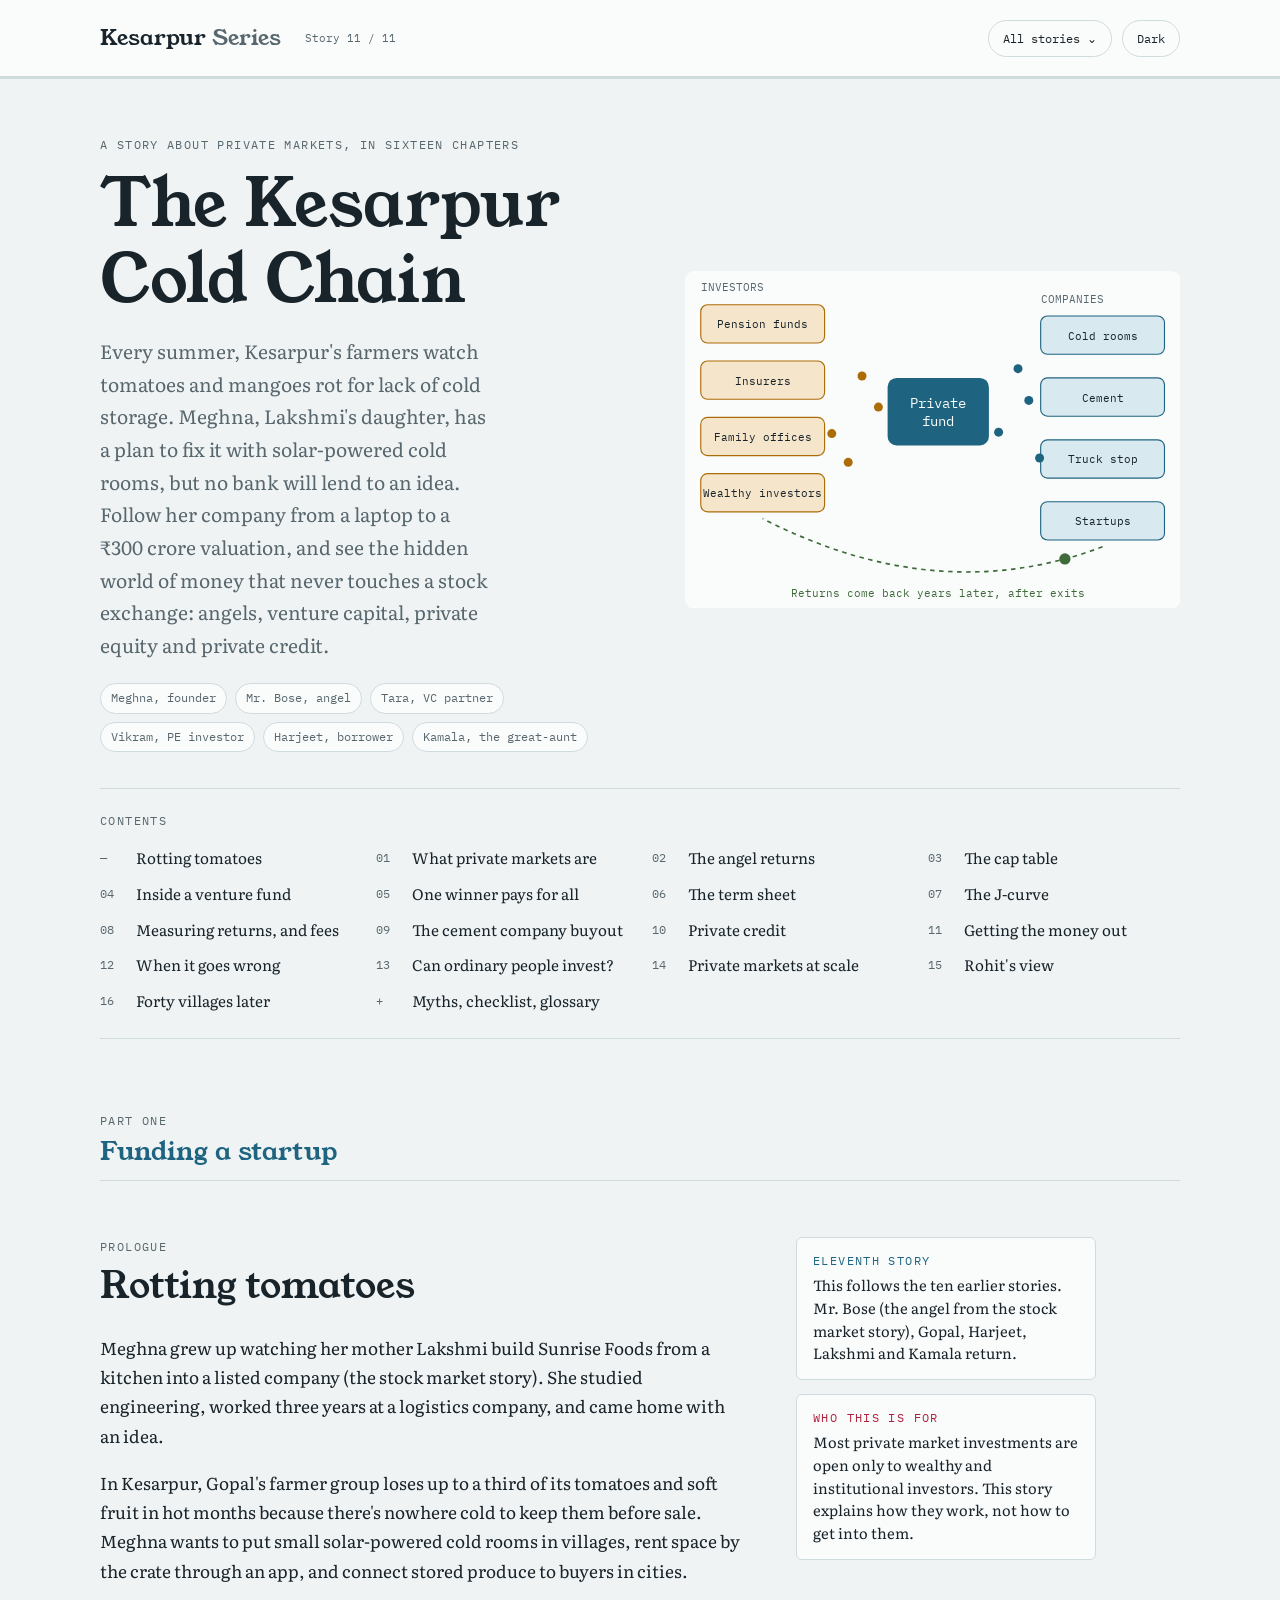
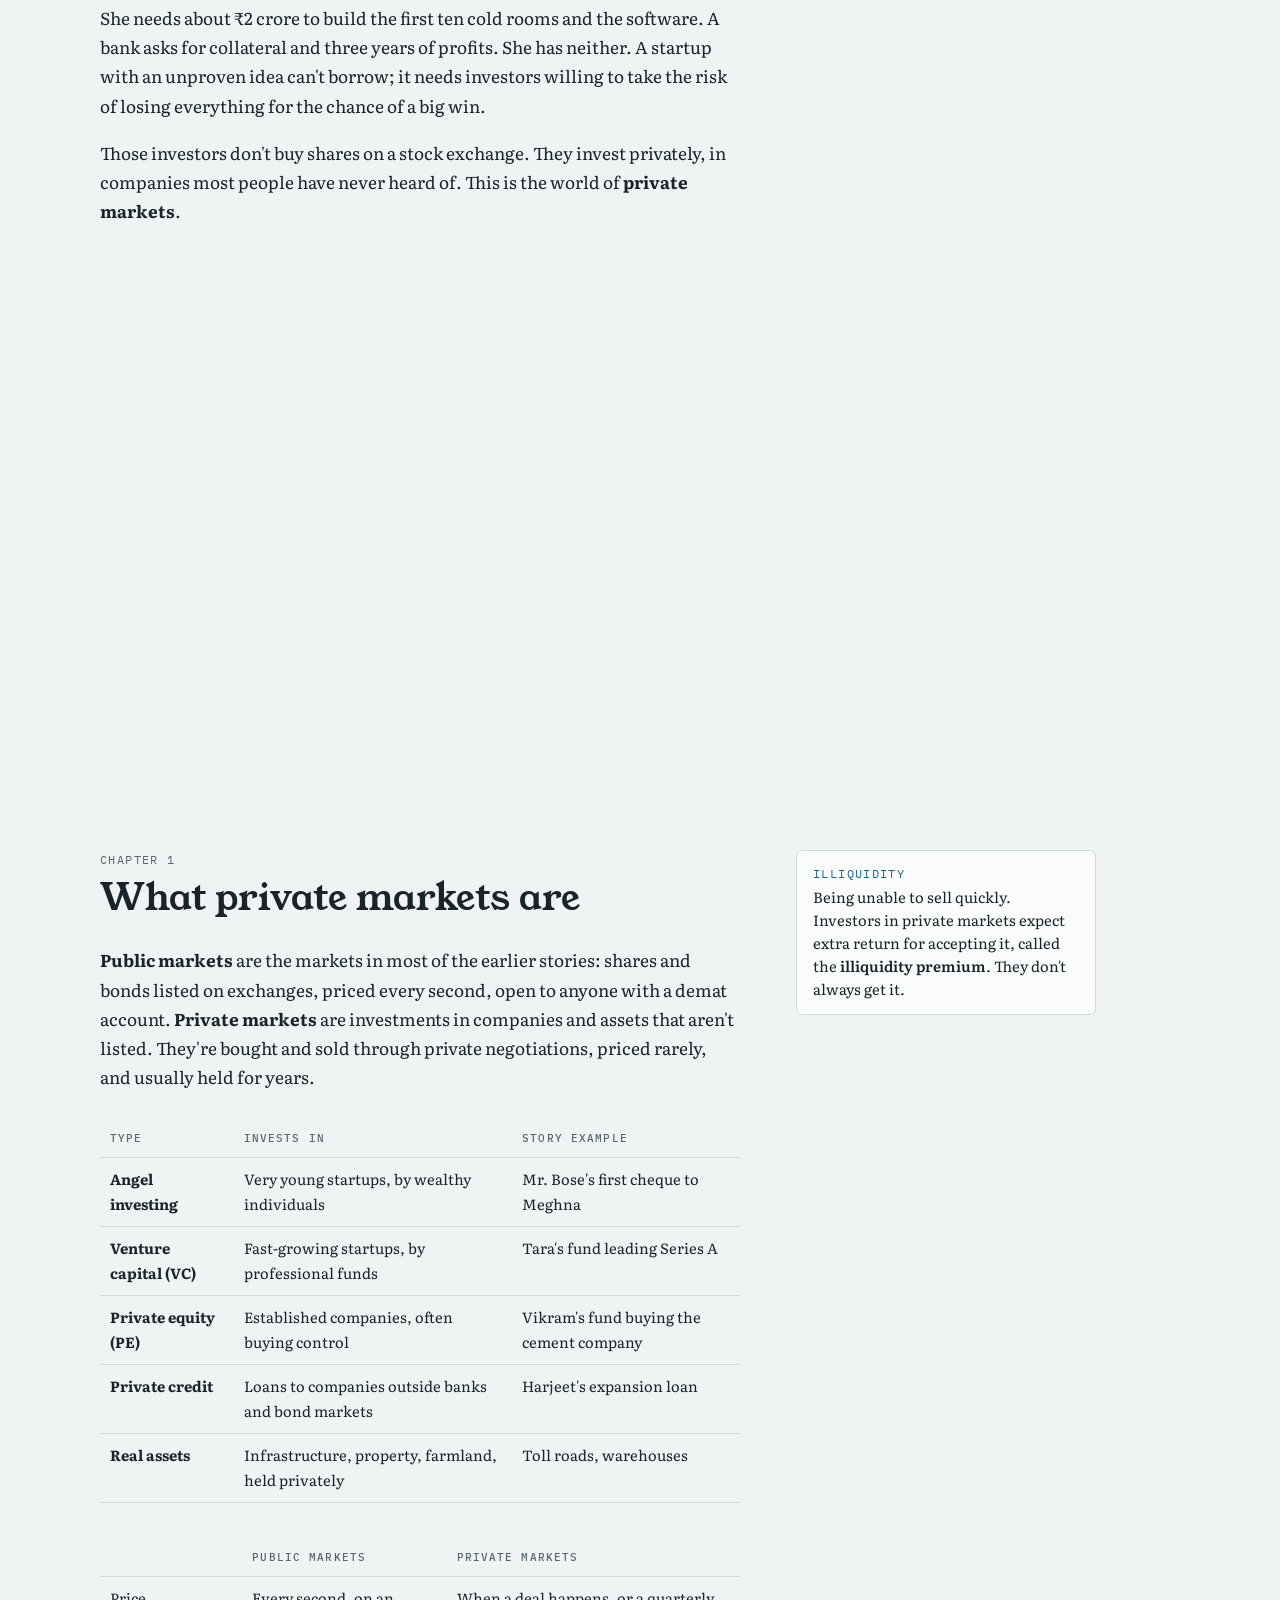
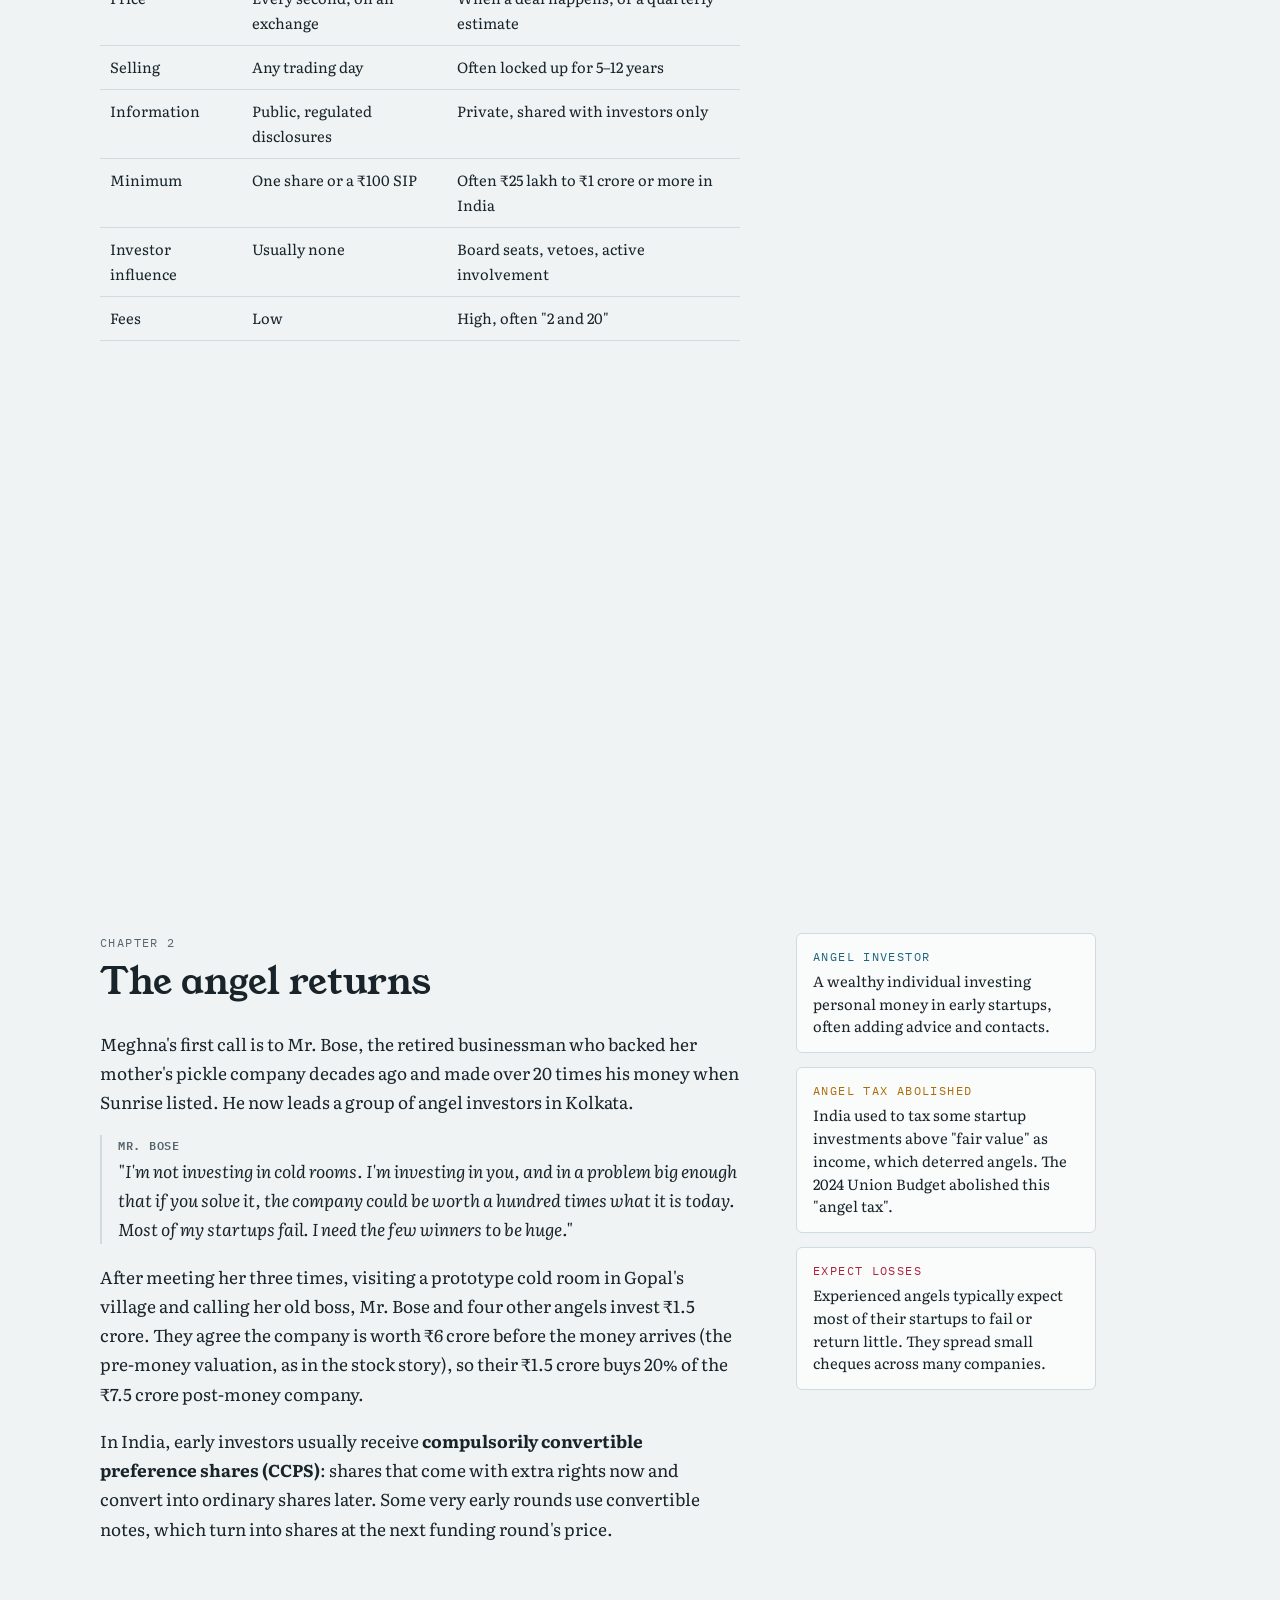
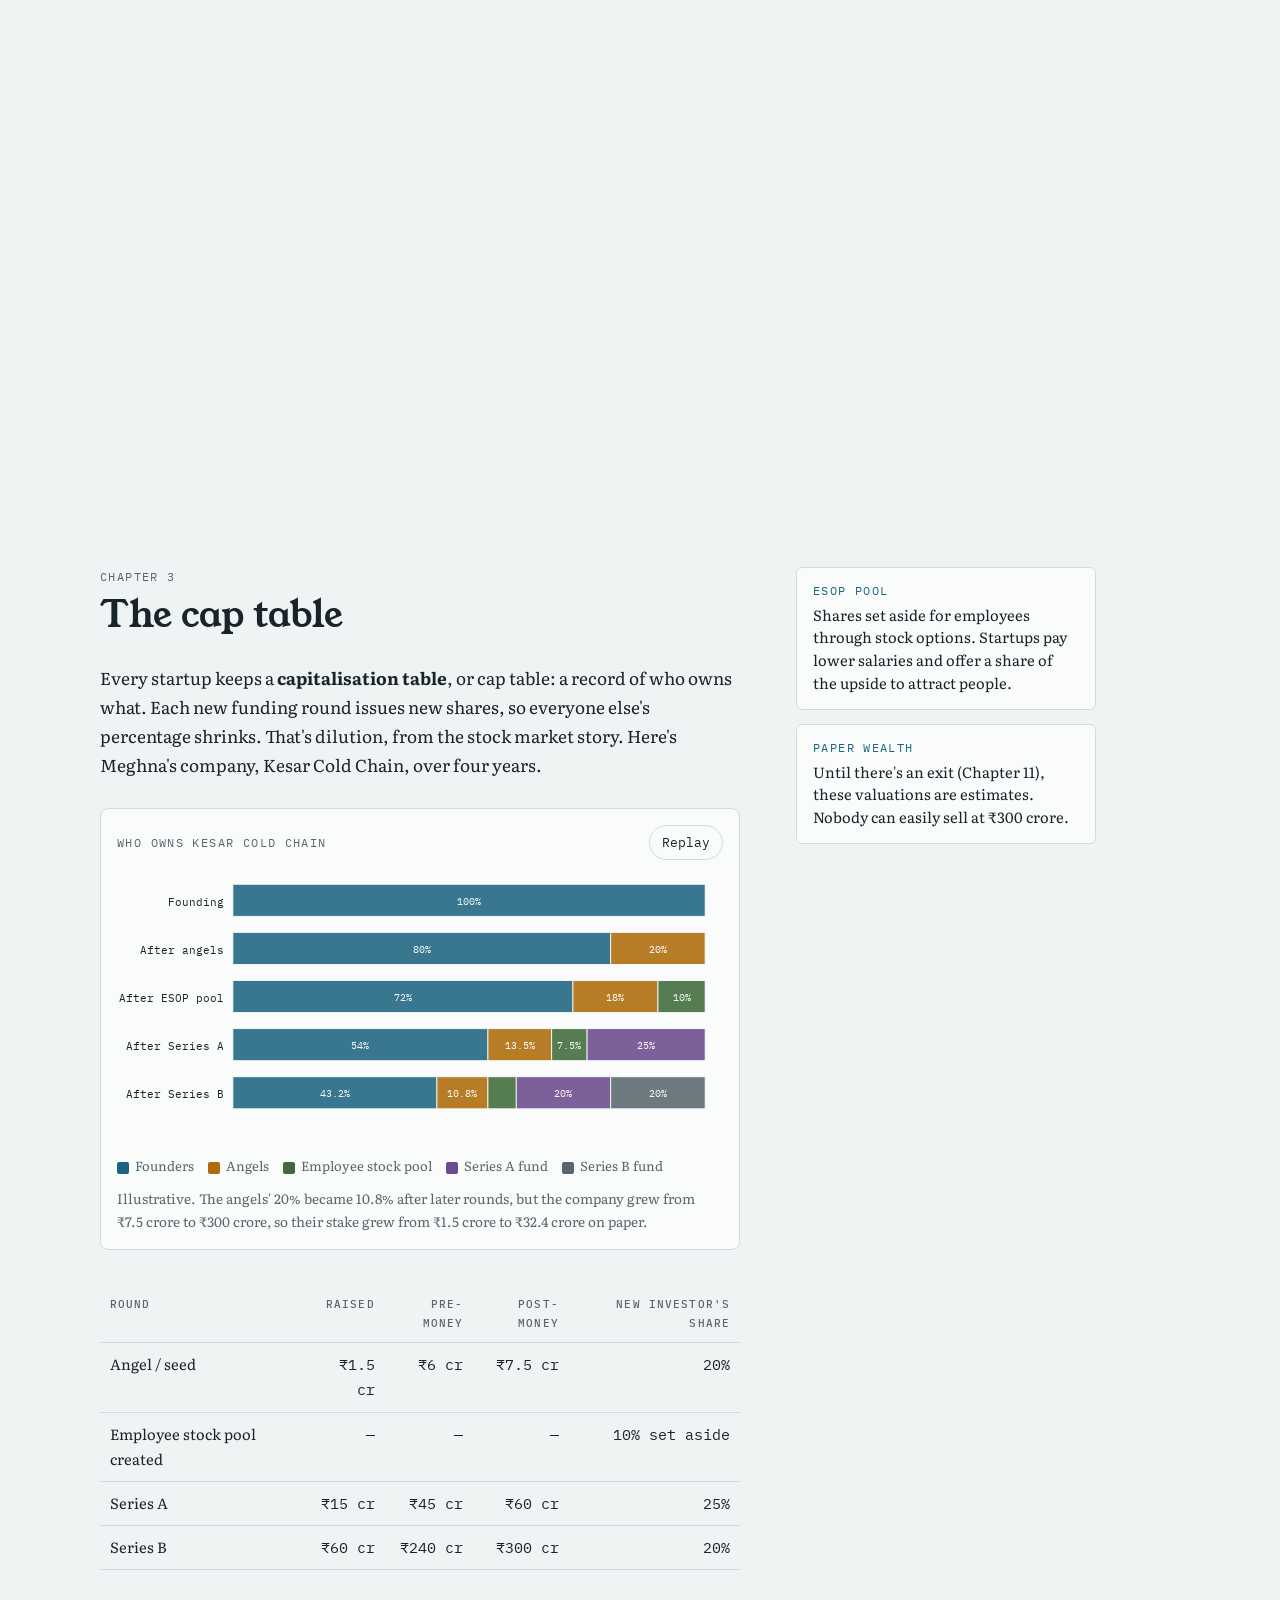
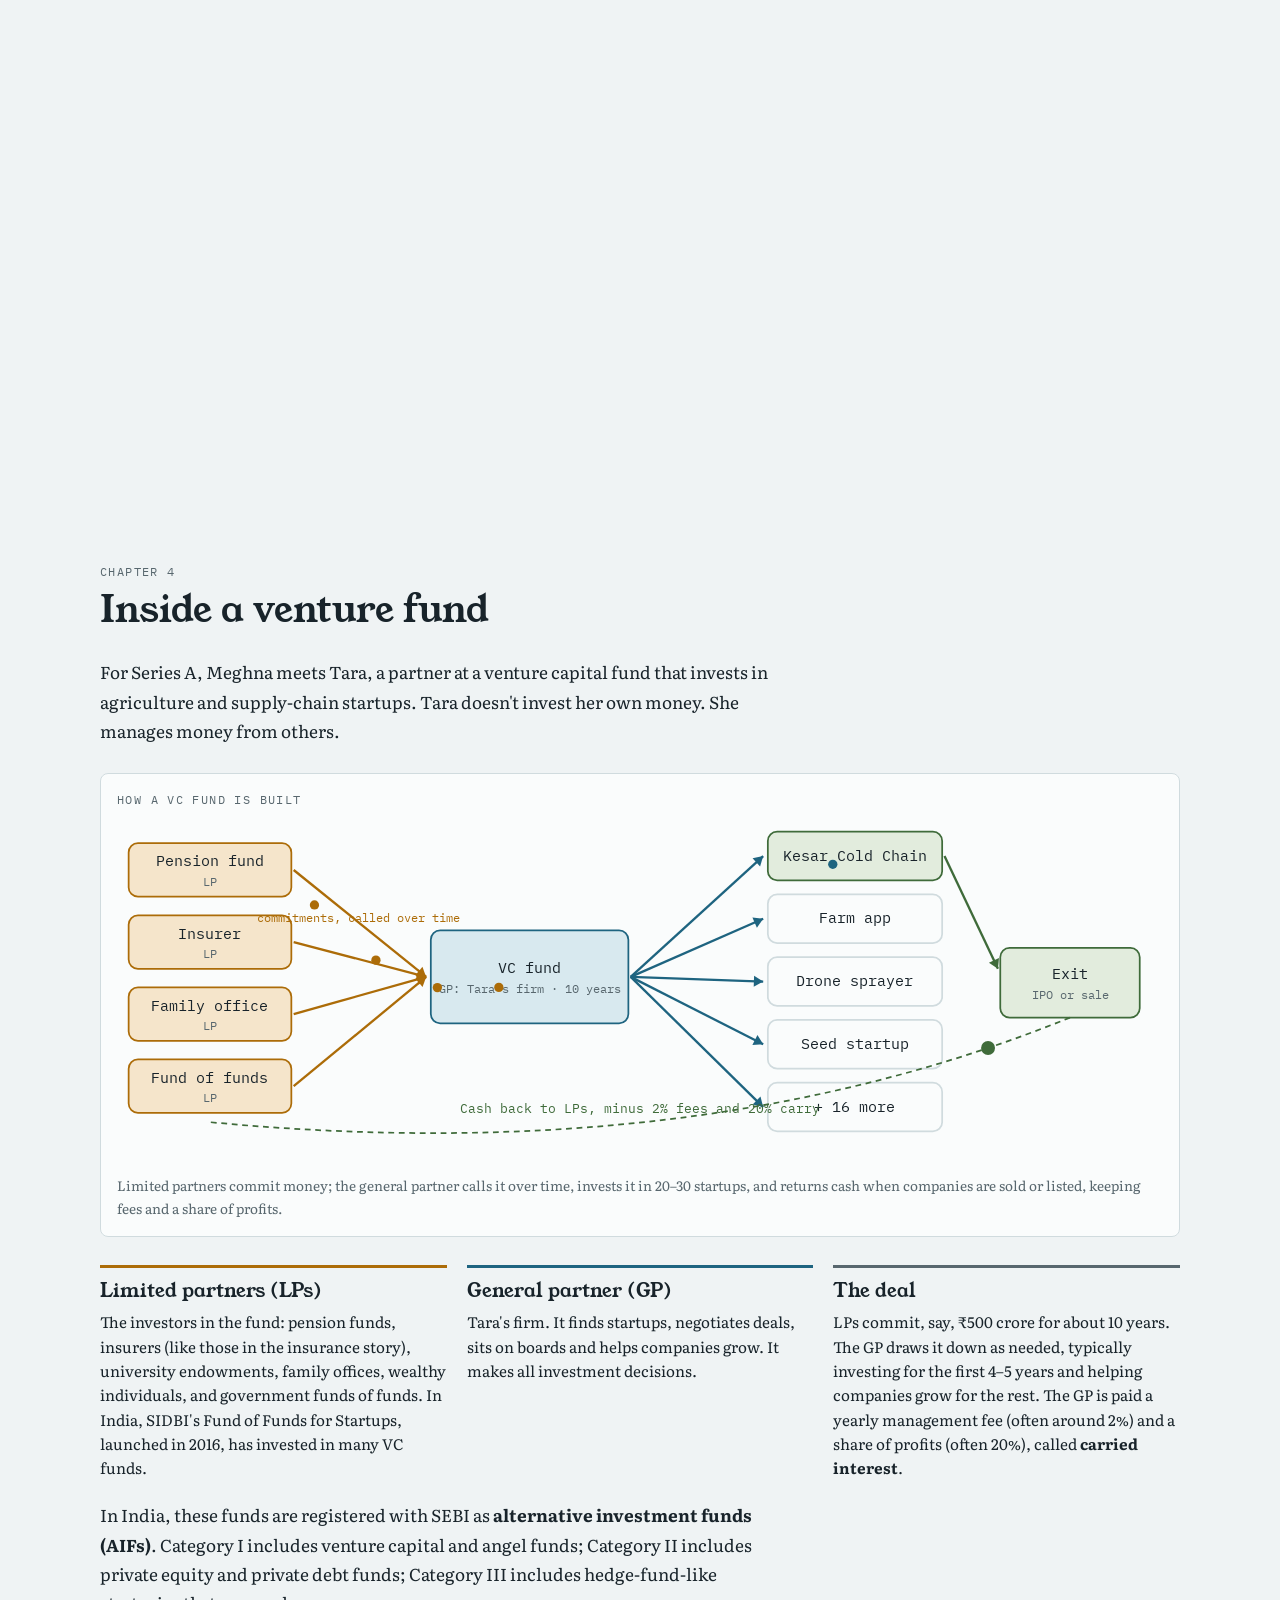
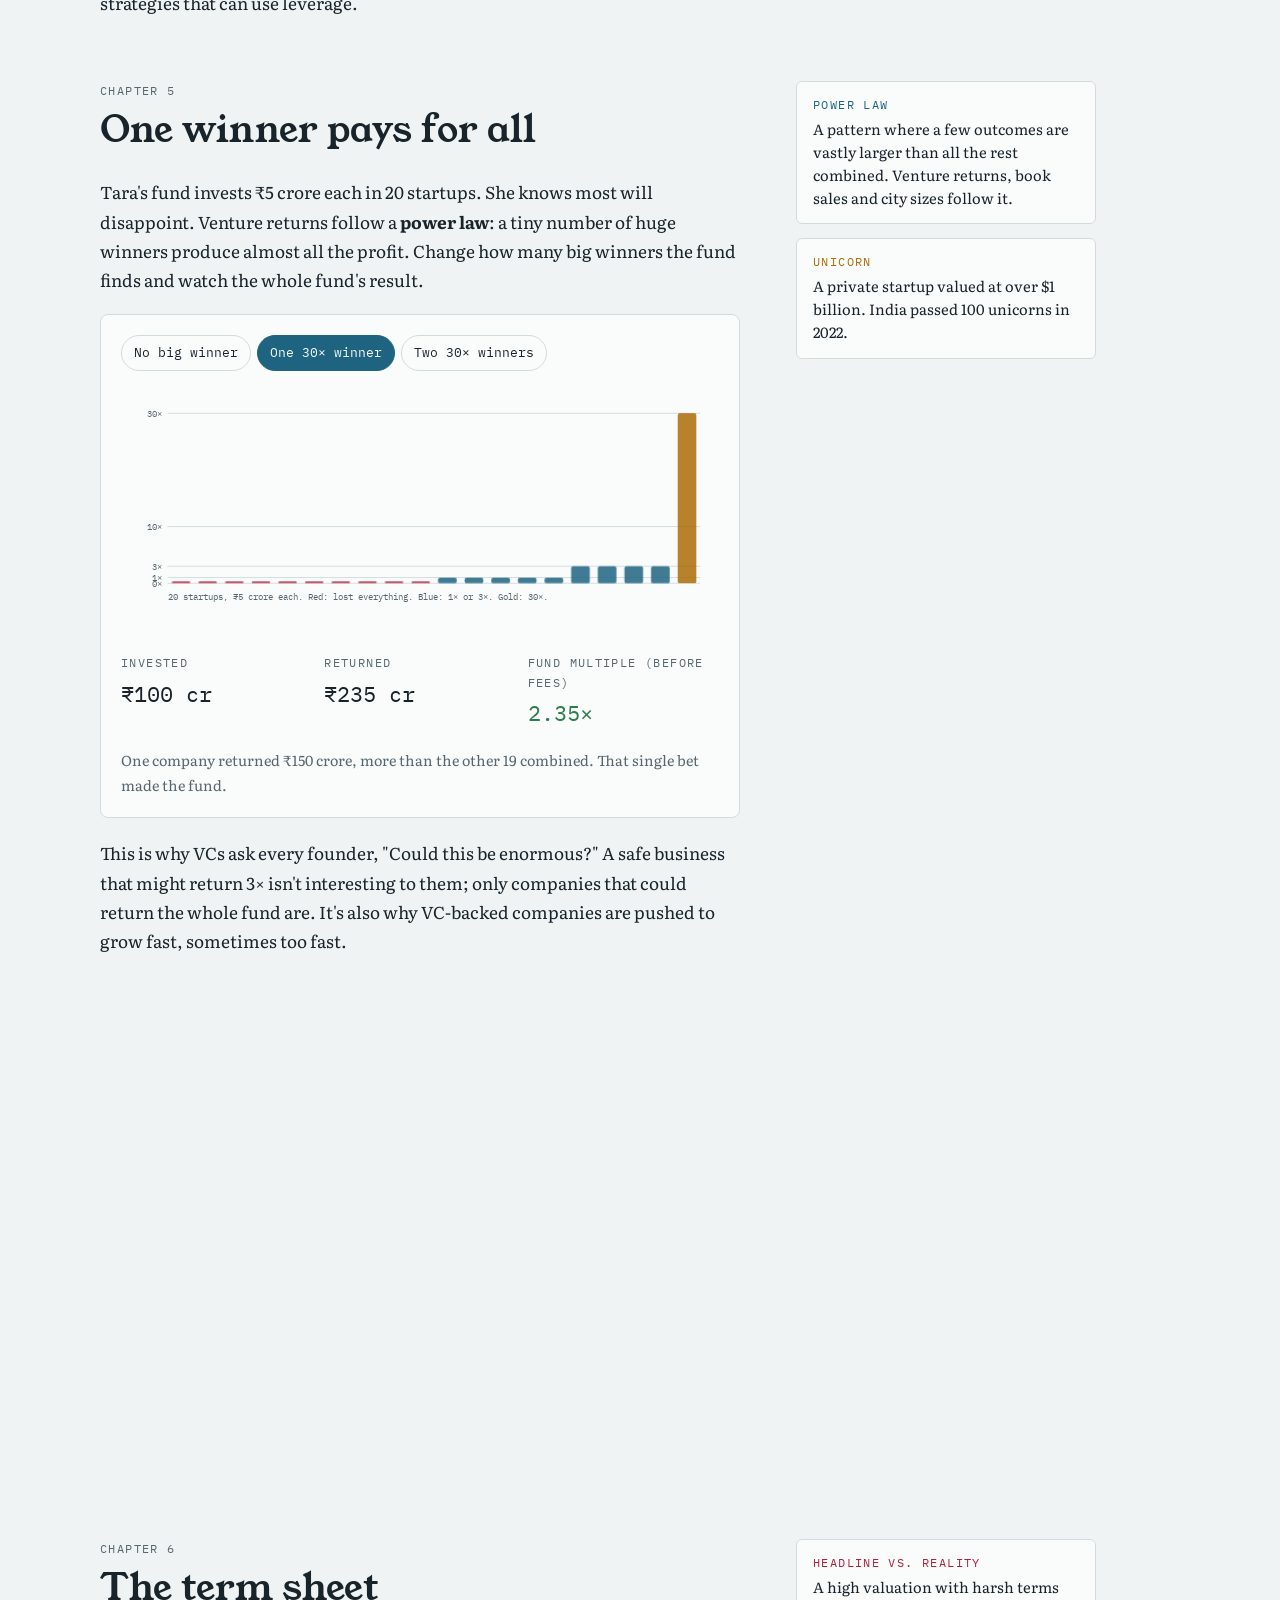
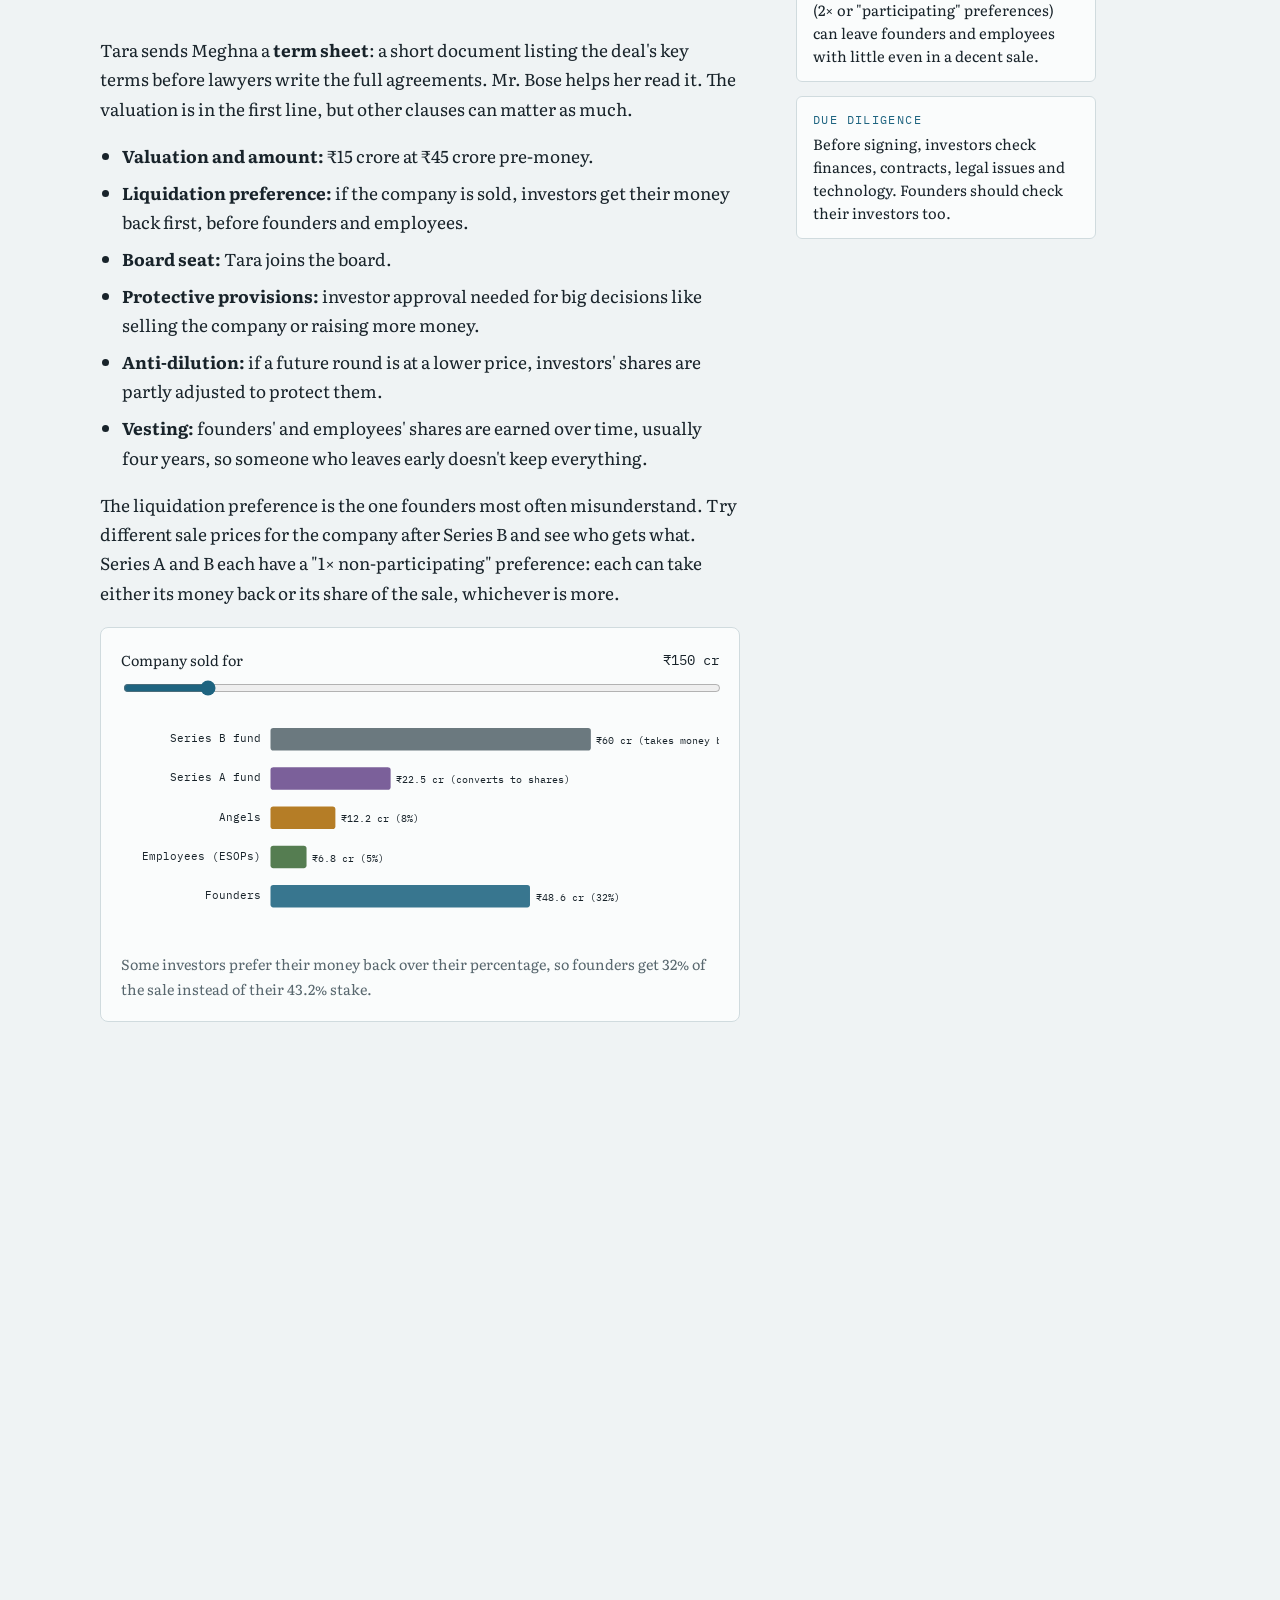
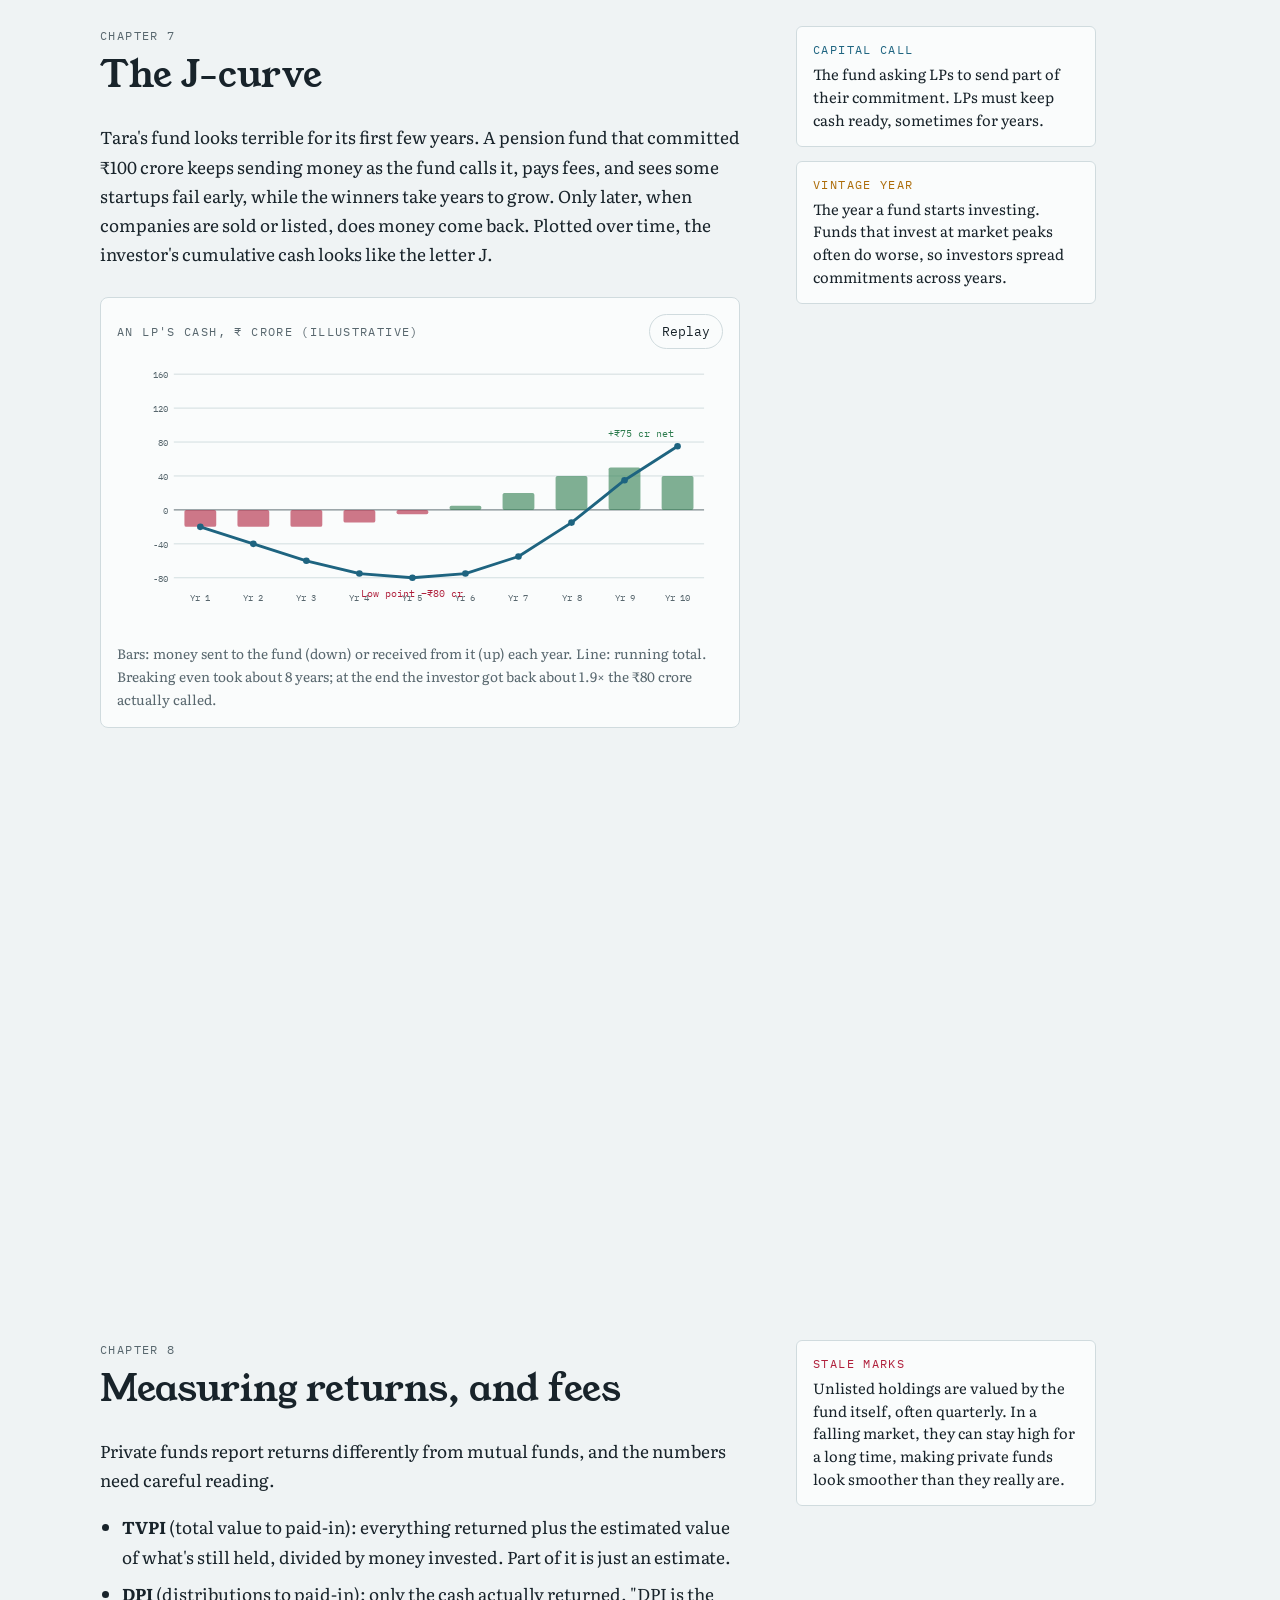
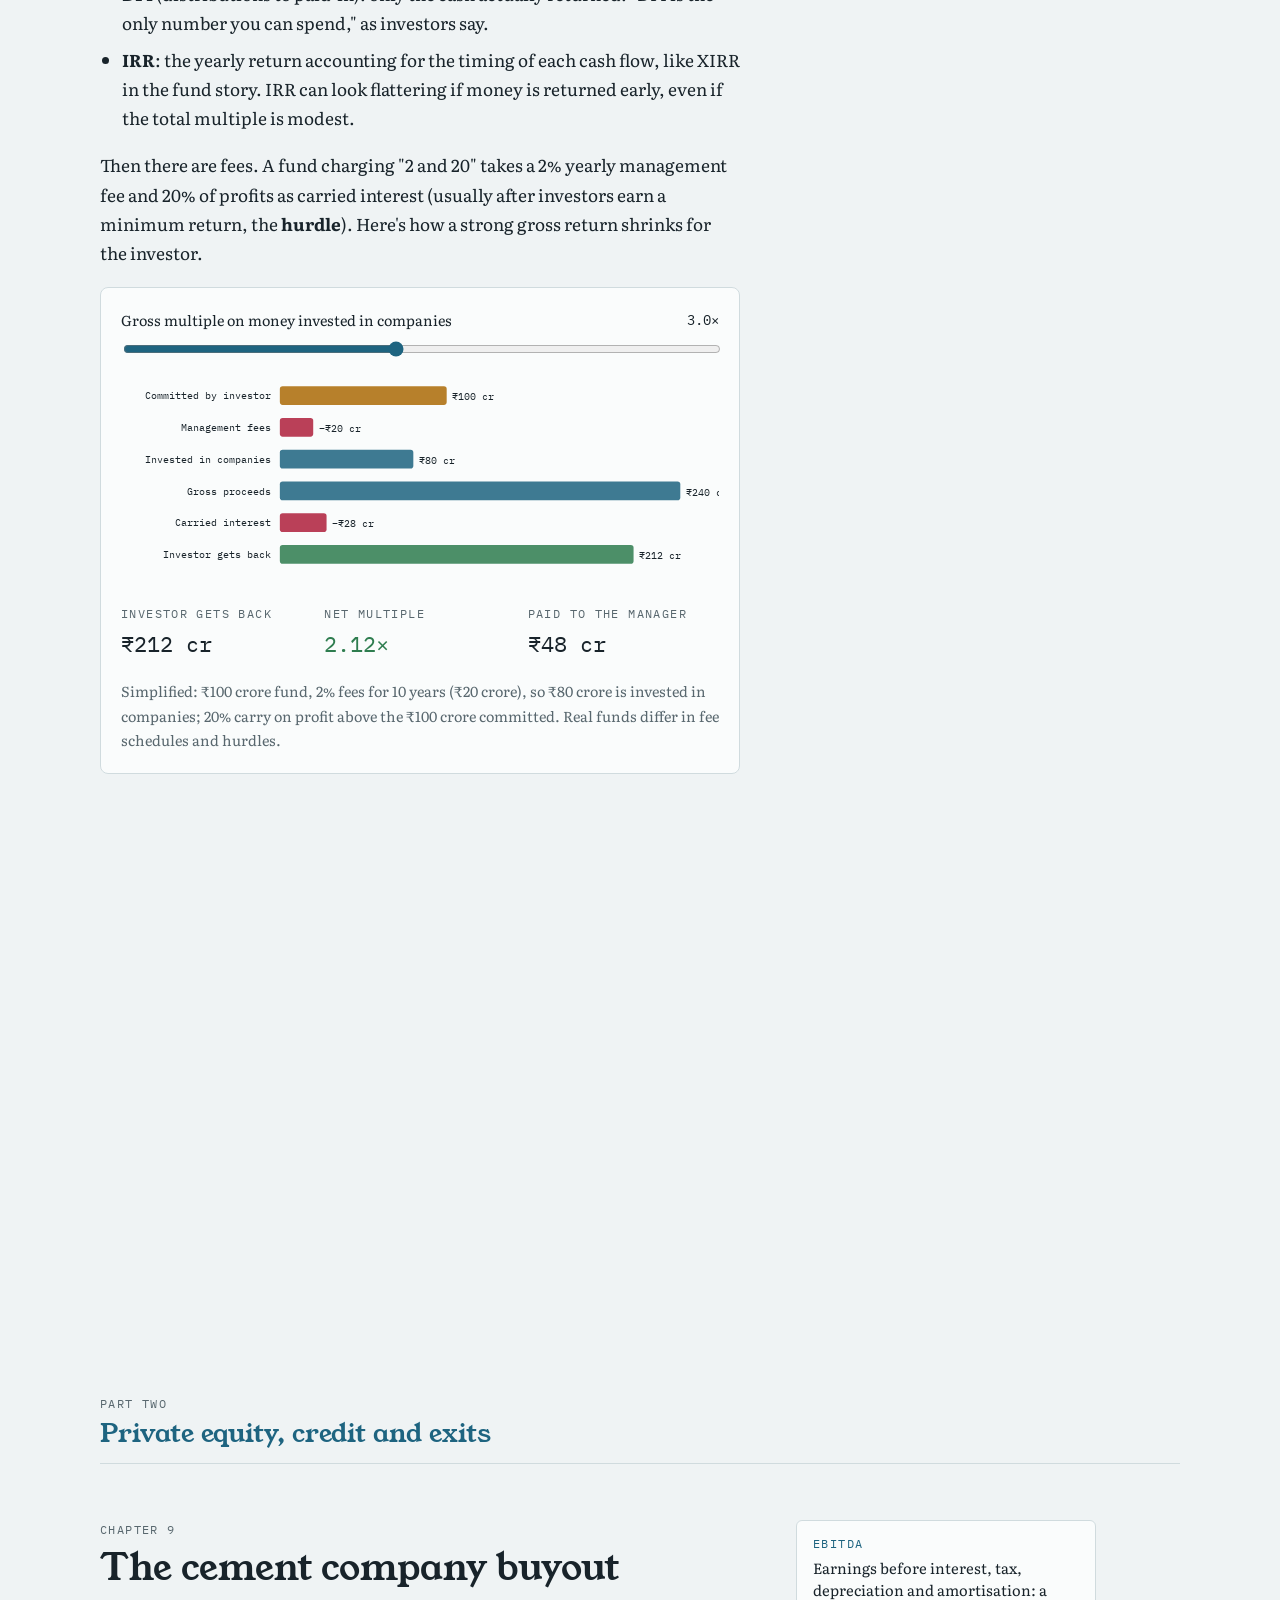
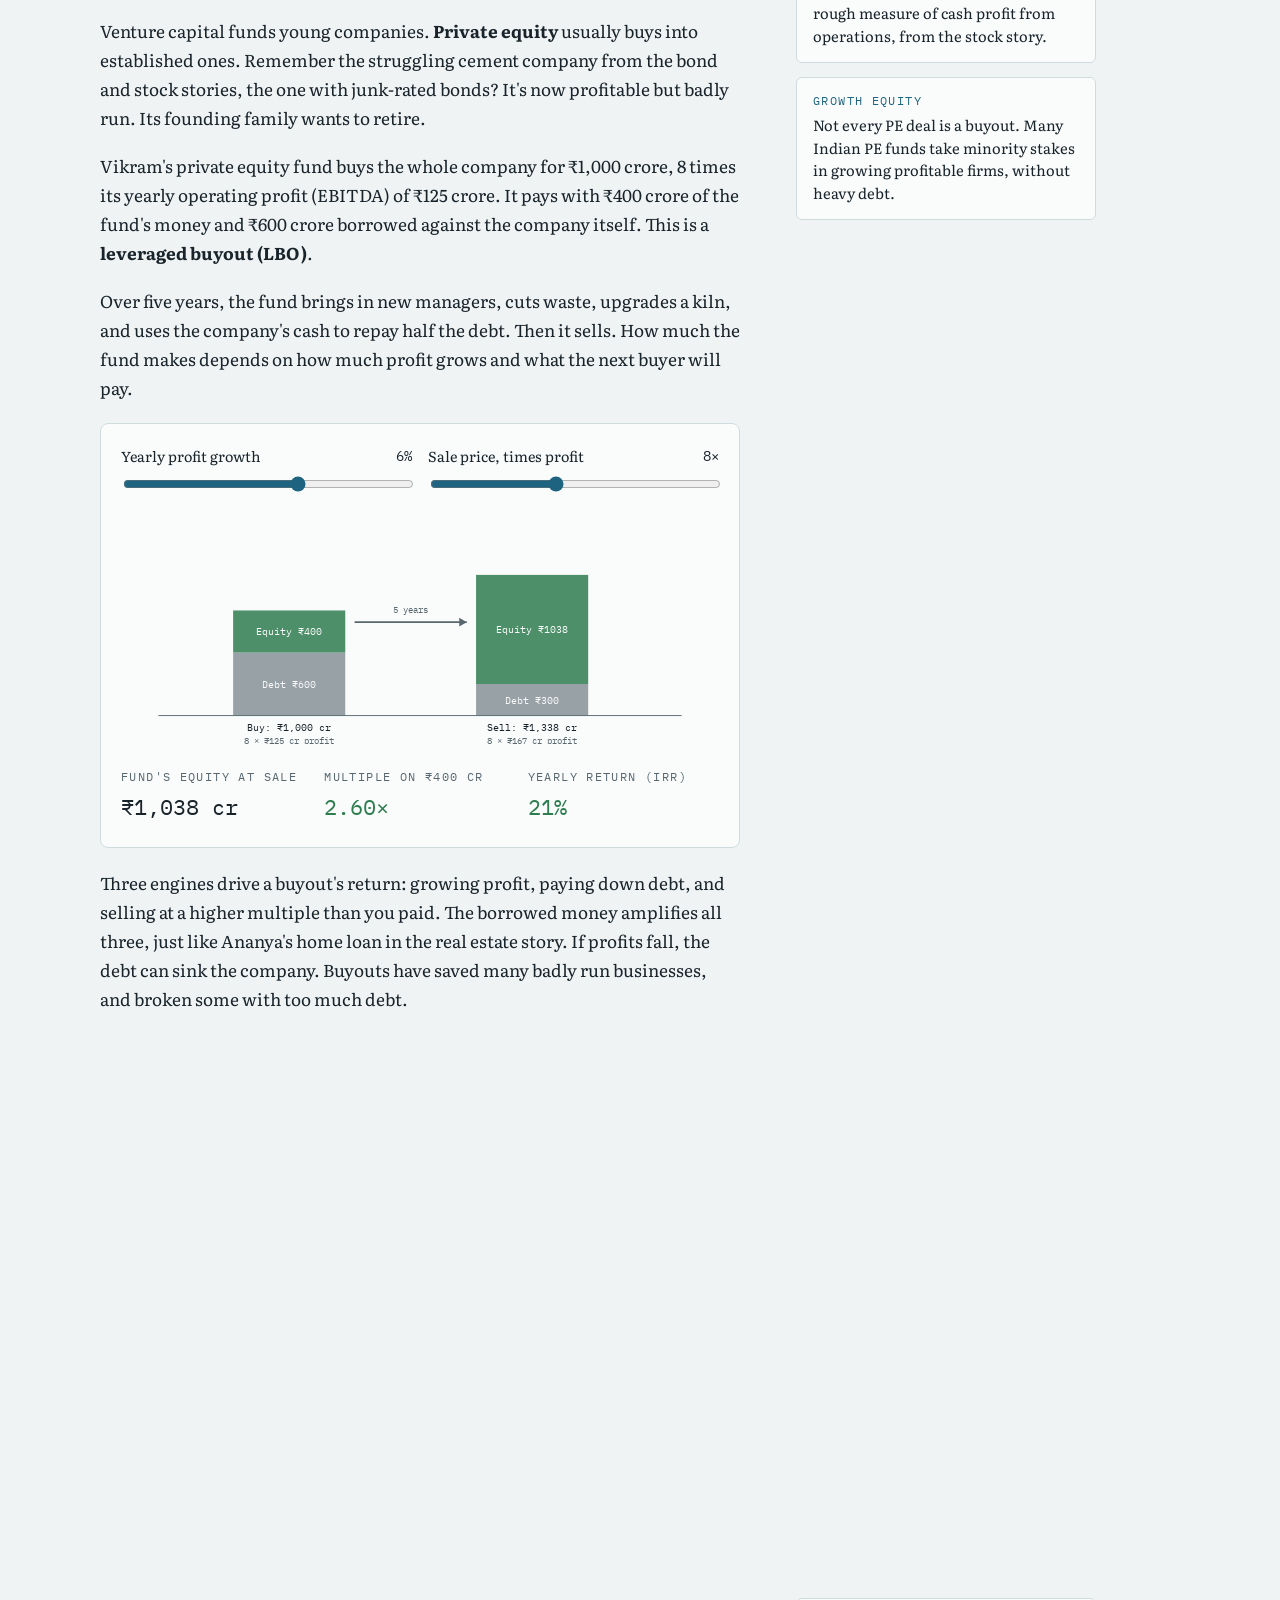
<file: cold-chain.html>
<!doctype html><html lang="en"><head><meta charset=utf8><meta name=viewport content="width=device-width,initial-scale=1,viewport-fit=cover"><style>:root{color-scheme:light;box-sizing:border-box;padding-top:env(safe-area-inset-top,0px);padding-bottom:env(safe-area-inset-bottom,0px)}html{scroll-padding-top:env(safe-area-inset-top,0px)}body{margin:0;padding:0;font:14px -apple-system,BlinkMacSystemFont,sans-serif;background:#fff;color:#000}img{max-width:100%}[hidden]:not([hidden=until-found i]){display:none!important}</style><title>The Kesarpur Cold Chain</title><meta name="claude:viewport-fit-sides" content="cover"><link rel="preconnect" href="https://fonts.googleapis.com"><link rel="preconnect" href="https://fonts.gstatic.com" crossorigin><link rel="stylesheet" href="https://fonts.googleapis.com/css2?family=Young+Serif&family=Literata:ital,opsz,wght@0,7..72,400;0,7..72,600;1,7..72,400&family=IBM+Plex+Mono:wght@400;500&display=swap"><link rel="stylesheet" href="series.css"><script>try{const t=localStorage.getItem("kesarpur-theme");if(t)document.documentElement.dataset.theme=t}catch(e){}</script></head><body><a class="ks-skip" href="#ks-content">Skip to content</a><div class="ks-header"><nav class="ks-nav" aria-label="Series navigation"><a class="ks-brand" href="index.html">Kesarpur <em>Series</em></a><span class="ks-position">Story 11 / 11</span><div class="ks-actions"><details class="ks-menu"><summary>All stories <span aria-hidden="true">⌄</span></summary><div class="ks-menu-panel"><a href="index.html">Series overview</a><a href="bridge-bond.html"><span>01</span> The Bridge Bond</a><a href="common-pot.html"><span>02</span> The Common Pot</a><a href="pickle-share.html"><span>03</span> The Pickle Share</a><a href="mango-contract.html"><span>04</span> The Mango Contract</a><a href="overnight-loan.html"><span>05</span> The Overnight Loan</a><a href="remittance.html"><span>06</span> The Remittance</a><a href="warehouse.html"><span>07</span> The Warehouse</a><a href="flat.html"><span>08</span> The Flat</a><a href="ledger.html"><span>09</span> The Ledger</a><a href="safety-net.html"><span>10</span> The Safety Net</a><a href="cold-chain.html" aria-current="page"><span>11</span> The Cold Chain</a></div></details><button id="ks-theme" type="button" aria-label="Switch colour theme">Theme</button></div></nav><div class="ks-reading"><i id="ks-progress"></i></div></div><div id="ks-content" tabindex="-1"></div>





<style>
/* Layout: eleventh story in the Kesarpur series. Storybook column with a ledger margin; wide interludes and animated diagrams of funds, cap tables and exits. Cold petrol-blue accent, amber for money and returns; green/crimson reserved for gain/loss. */
:root{
  --bg:#EFF3F4; --paper:#FAFCFC; --ink:#18232A; --muted:#58676E; --rule:#D0DBDE;
  --acc:#1E6480; --acc-soft:#D8E9EF; --amber:#AC6C08; --amber-soft:#F5E5CB; --leaf:#3F6B3A; --leaf-soft:#E2ECDD; --plum:#6A4A8C; --plum-soft:#E9E1F2;
  --up:#2E7D4F; --up-soft:#DDEFE3; --down:#B0203C; --down-soft:#F6DCE1;
  --display:"Young Serif",Georgia,"Times New Roman",serif;
  --body:"Literata",Georgia,"Times New Roman",serif;
  --mono:"IBM Plex Mono",ui-monospace,Menlo,Consolas,monospace;
}
@media (prefers-color-scheme:dark){:root:not([data-theme="light"]){
  --bg:#0F1619; --paper:#162026; --ink:#E2EBEE; --muted:#99AAB1; --rule:#2B3A40;
  --acc:#86C6DE; --acc-soft:#173040; --amber:#EFB04B; --amber-soft:#382A12; --leaf:#9CC994; --leaf-soft:#1F2D1C; --plum:#C2A6E4; --plum-soft:#2D2340;
  --up:#7CD39E; --up-soft:#1B3325; --down:#F38C9E; --down-soft:#401C24; color-scheme:dark}}
:root[data-theme="dark"]{
  --bg:#0F1619; --paper:#162026; --ink:#E2EBEE; --muted:#99AAB1; --rule:#2B3A40;
  --acc:#86C6DE; --acc-soft:#173040; --amber:#EFB04B; --amber-soft:#382A12; --leaf:#9CC994; --leaf-soft:#1F2D1C; --plum:#C2A6E4; --plum-soft:#2D2340;
  --up:#7CD39E; --up-soft:#1B3325; --down:#F38C9E; --down-soft:#401C24; color-scheme:dark}

*{box-sizing:border-box}
html{scroll-behavior:smooth}
body{background:var(--bg);color:var(--ink);font-family:var(--body);font-size:1.075rem;line-height:1.7;
  padding-left:max(16px,env(safe-area-inset-left,0px));padding-right:max(16px,env(safe-area-inset-right,0px))}
.wrap{max-width:1080px;margin:0 auto;padding-block:48px 96px}
h1,h2,h3{font-family:var(--display);font-weight:400;text-wrap:balance;line-height:1.15;margin:0}
p{margin:0}
ul,ol{margin:0;padding-left:1.25em;display:flex;flex-direction:column;gap:.45em}
.num,.mono{font-family:var(--mono);font-variant-numeric:tabular-nums}
.label{font-family:var(--mono);font-size:.72rem;letter-spacing:.12em;text-transform:uppercase;color:var(--muted)}
a{color:var(--acc)}
:focus-visible{outline:2px solid var(--acc);outline-offset:3px}
h3.sub-h{font-size:1.35rem;margin-top:.7em}
.up{color:var(--up)} .down{color:var(--down)}

.hero{display:grid;grid-template-columns:1.1fr 1fr;gap:40px;align-items:center;padding-bottom:36px}
.hero h1{font-size:clamp(2.4rem,6vw,4.1rem);margin-top:10px}
.hero .lede{margin-top:18px;font-size:1.2rem;color:var(--muted);max-width:36ch}
.hero .cast{margin-top:22px;display:flex;flex-wrap:wrap;gap:8px}
.chip{font-family:var(--mono);font-size:.75rem;padding:4px 10px;border:1px solid var(--rule);border-radius:999px;color:var(--muted);background:var(--paper)}
.hero svg{width:100%;height:auto;display:block}

.toc{border-block:1px solid var(--rule);padding-block:22px;display:flex;flex-direction:column;gap:12px}
.toc ol{list-style:none;padding:0;display:grid;grid-template-columns:repeat(auto-fill,minmax(230px,1fr));gap:6px 24px}
.toc a{text-decoration:none;color:var(--ink);display:flex;gap:10px;font-size:.95rem;padding-block:2px}
.toc a span{font-family:var(--mono);font-size:.75rem;color:var(--muted);min-width:2.2em;padding-top:3px}
.toc a:hover{color:var(--acc)}
.part{padding-top:72px;display:flex;flex-direction:column;gap:6px;border-bottom:1px solid var(--rule);padding-bottom:14px}
.part h2{font-size:clamp(1.3rem,2.6vw,1.6rem);color:var(--acc)}

.chapter{display:grid;grid-template-columns:minmax(0,640px) minmax(0,300px);gap:20px 56px;padding-block:56px 8px;scroll-margin-top:16px}
.chapter > *{grid-column:1}
.chapter > aside{grid-column:2;grid-row:1 / span 30}
.chapter > header{grid-row:1}
.chapter header{display:flex;flex-direction:column;gap:8px;margin-bottom:6px}
.chapter h2{font-size:clamp(1.7rem,3.6vw,2.3rem)}
.chapter.wide{grid-template-columns:minmax(0,1fr)}
.chapter.wide > *{grid-column:1}
.chapter.wide .prose{max-width:68ch}
.prose{display:flex;flex-direction:column;gap:1.05em}
.say{border-left:2px solid var(--rule);padding-left:16px;font-style:italic}
.say b{font-style:normal;font-weight:600;font-family:var(--mono);font-size:.78rem;letter-spacing:.06em;text-transform:uppercase;color:var(--muted);display:block}
.formula{font-family:var(--mono);font-size:.92rem;background:var(--paper);border:1px solid var(--rule);border-radius:6px;padding:12px 14px;overflow-x:auto;white-space:pre;line-height:1.6}

aside{display:flex;flex-direction:column;gap:14px;align-self:start}
.note{background:var(--paper);border:1px solid var(--rule);border-radius:6px;padding:14px 16px;font-size:.92rem;line-height:1.55}
.note .label{display:block;margin-bottom:4px;color:var(--acc)}
.note.amber .label{color:var(--amber)}
.note.risk .label{color:var(--down)}
.note dfn{font-style:normal;font-weight:600}

figure{margin:8px 0;display:flex;flex-direction:column;gap:10px}
figcaption{font-size:.85rem;color:var(--muted)}
.scroll{overflow-x:auto}
svg text{font-family:var(--mono)}
.fig-card{background:var(--paper);border:1px solid var(--rule);border-radius:8px;padding:16px;display:flex;flex-direction:column;gap:10px}
.fig-head{display:flex;justify-content:space-between;align-items:center;gap:10px;flex-wrap:wrap}
.legend{display:flex;flex-wrap:wrap;gap:14px;font-size:.82rem;color:var(--muted)}
.legend i{display:inline-block;width:12px;height:12px;border-radius:2px;margin-right:6px;vertical-align:middle}

table{border-collapse:collapse;width:100%;font-size:.92rem}
th,td{text-align:left;padding:9px 10px;border-bottom:1px solid var(--rule);vertical-align:top}
th{font-family:var(--mono);font-size:.7rem;letter-spacing:.1em;text-transform:uppercase;color:var(--muted);font-weight:500}
td.num,th.num{text-align:right;font-family:var(--mono);font-variant-numeric:tabular-nums}
tr.total td{border-top:2px solid var(--ink);font-weight:600}
tr.hl td{background:var(--acc-soft)}

.panel{background:var(--paper);border:1px solid var(--rule);border-radius:8px;padding:20px;display:flex;flex-direction:column;gap:16px}
.controls{display:grid;grid-template-columns:repeat(auto-fit,minmax(200px,1fr));gap:16px}
.ctrl{display:flex;flex-direction:column;gap:6px}
.ctrl label{display:flex;justify-content:space-between;gap:8px;font-size:.9rem}
.ctrl output{font-family:var(--mono)}
input[type=range]{width:100%;accent-color:var(--acc)}
.readout{display:grid;grid-template-columns:repeat(auto-fit,minmax(150px,1fr));gap:12px}
.readout div{display:flex;flex-direction:column;gap:2px}
.readout .big{font-family:var(--mono);font-size:1.4rem;font-variant-numeric:tabular-nums}
.seg{display:flex;flex-wrap:wrap;gap:6px}
.seg button{font:inherit;font-family:var(--mono);font-size:.8rem;padding:6px 12px;border-radius:999px;border:1px solid var(--rule);background:transparent;color:var(--ink);cursor:pointer}
.seg button[aria-pressed="true"]{background:var(--acc);border-color:var(--acc);color:var(--paper)}

.cols{display:grid;grid-template-columns:repeat(auto-fit,minmax(260px,1fr));gap:20px}
.col{display:flex;flex-direction:column;gap:8px;font-size:.95rem;line-height:1.6;min-width:0;border-top:3px solid var(--acc);padding-top:12px}
.col.a{border-color:var(--amber)} .col.l{border-color:var(--leaf)} .col.d{border-color:var(--down)} .col.m{border-color:var(--muted)} .col.p{border-color:var(--plum)}
.col h3{font-size:1.2rem}
.risks{display:flex;flex-direction:column}
.risk-row{display:grid;grid-template-columns:170px minmax(0,1fr);gap:16px;padding-block:12px;border-bottom:1px solid var(--rule);font-size:.95rem}
.risk-row strong{font-family:var(--display);font-weight:400;font-size:1.05rem;color:var(--down)}

.myths{display:grid;grid-template-columns:repeat(auto-fit,minmax(280px,1fr));gap:16px}
.myth{background:var(--paper);border:1px solid var(--rule);border-radius:6px;padding:16px;display:flex;flex-direction:column;gap:8px;font-size:.94rem;line-height:1.6}
.myth .m{font-family:var(--display);font-size:1.1rem;color:var(--down)}
.myth .m::before{content:"Myth  ";font-family:var(--mono);font-size:.68rem;letter-spacing:.12em;text-transform:uppercase;color:var(--muted)}
.gloss{display:grid;grid-template-columns:repeat(auto-fit,minmax(300px,1fr));gap:4px 32px;margin:0}
.gloss div{padding-block:10px;border-bottom:1px solid var(--rule);font-size:.93rem;line-height:1.55}
.gloss dt{font-weight:600}
.gloss dd{margin:2px 0 0;color:var(--muted)}
.check{list-style:none;padding:0;display:grid;grid-template-columns:repeat(auto-fit,minmax(300px,1fr));gap:10px 28px}
.check li{display:grid;grid-template-columns:22px minmax(0,1fr);gap:8px;font-size:.95rem}
.check li::before{content:"";width:14px;height:14px;border:1.5px solid var(--acc);border-radius:3px;margin-top:6px}
.recap{padding-block:64px 0;display:flex;flex-direction:column;gap:20px}
.disclaimer{font-size:.82rem;color:var(--muted);margin-top:28px;max-width:70ch}

.draw{stroke-dasharray:1000;stroke-dashoffset:1000;animation:draw 2.2s ease forwards}
@keyframes draw{to{stroke-dashoffset:0}}
@keyframes growx{from{transform:scaleX(0)}to{transform:scaleX(1)}}
@keyframes grow{from{transform:scaleY(0)}to{transform:scaleY(1)}}
@keyframes pop{from{transform:scale(0);opacity:0}to{transform:scale(1);opacity:1}}
.growx{animation:growx .9s ease both} .growy{animation:grow .9s ease both} .pop{animation:pop .5s ease both}

@media (max-width:860px){
  .hero{grid-template-columns:1fr}
  .chapter{grid-template-columns:minmax(0,1fr)}
  .chapter > aside{grid-column:1;grid-row:auto}
  .risk-row{grid-template-columns:1fr;gap:2px}
}
@media (prefers-reduced-motion:reduce){*{transition:none!important;animation:none!important}html{scroll-behavior:auto}.draw{stroke-dashoffset:0!important}}
</style>

<div class="wrap">

<section class="hero">
  <div>
    <span class="label">A story about private markets, in sixteen chapters</span>
    <h1>The Kesarpur Cold Chain</h1>
    <p class="lede">Every summer, Kesarpur's farmers watch tomatoes and mangoes rot for lack of cold storage. Meghna, Lakshmi's daughter, has a plan to fix it with solar-powered cold rooms, but no bank will lend to an idea. Follow her company from a laptop to a ₹300 crore valuation, and see the hidden world of money that never touches a stock exchange: angels, venture capital, private equity and private credit.</p>
    <div class="cast">
      <span class="chip">Meghna, founder</span>
      <span class="chip">Mr. Bose, angel</span>
      <span class="chip">Tara, VC partner</span>
      <span class="chip">Vikram, PE investor</span>
      <span class="chip">Harjeet, borrower</span>
      <span class="chip">Kamala, the great-aunt</span>
    </div>
  </div>
  <figure style="margin:0">
    <svg viewBox="0 0 440 300" role="img" aria-label="Animated diagram: money flows from pension funds and wealthy investors into private funds, then into companies, and returns years later through exits"><g id="hero"></g></svg>
  </figure>
</section>

<nav class="toc" aria-label="Contents">
  <span class="label">Contents</span>
  <ol>
    <li><a href="#prologue"><span>—</span>Rotting tomatoes</a></li>
    <li><a href="#what"><span>01</span>What private markets are</a></li>
    <li><a href="#angel"><span>02</span>The angel returns</a></li>
    <li><a href="#captable"><span>03</span>The cap table</a></li>
    <li><a href="#vcfund"><span>04</span>Inside a venture fund</a></li>
    <li><a href="#powerlaw"><span>05</span>One winner pays for all</a></li>
    <li><a href="#termsheet"><span>06</span>The term sheet</a></li>
    <li><a href="#jcurve"><span>07</span>The J-curve</a></li>
    <li><a href="#returns"><span>08</span>Measuring returns, and fees</a></li>
    <li><a href="#pe"><span>09</span>The cement company buyout</a></li>
    <li><a href="#credit"><span>10</span>Private credit</a></li>
    <li><a href="#exits"><span>11</span>Getting the money out</a></li>
    <li><a href="#wrong"><span>12</span>When it goes wrong</a></li>
    <li><a href="#access"><span>13</span>Can ordinary people invest?</a></li>
    <li><a href="#market"><span>14</span>Private markets at scale</a></li>
    <li><a href="#view"><span>15</span>Rohit's view</a></li>
    <li><a href="#epilogue"><span>16</span>Forty villages later</a></li>
    <li><a href="#myths"><span>+</span>Myths, checklist, glossary</a></li>
  </ol>
</nav>

<div class="part"><span class="label">Part one</span><h2>Funding a startup</h2></div>

<section class="chapter" id="prologue">
  <header><span class="label">Prologue</span><h2>Rotting tomatoes</h2></header>
  <div class="prose">
    <p>Meghna grew up watching her mother Lakshmi build Sunrise Foods from a kitchen into a listed company (the stock market story). She studied engineering, worked three years at a logistics company, and came home with an idea.</p>
    <p>In Kesarpur, Gopal's farmer group loses up to a third of its tomatoes and soft fruit in hot months because there's nowhere cold to keep them before sale. Meghna wants to put small solar-powered cold rooms in villages, rent space by the crate through an app, and connect stored produce to buyers in cities.</p>
    <p>She needs about ₹2 crore to build the first ten cold rooms and the software. A bank asks for collateral and three years of profits. She has neither. A startup with an unproven idea can't borrow; it needs investors willing to take the risk of losing everything for the chance of a big win.</p>
    <p>Those investors don't buy shares on a stock exchange. They invest privately, in companies most people have never heard of. This is the world of <strong>private markets</strong>.</p>
  </div>
  <aside>
    <div class="note"><span class="label">Eleventh story</span>This follows the ten earlier stories. Mr. Bose (the angel from the stock market story), Gopal, Harjeet, Lakshmi and Kamala return.</div>
    <div class="note risk"><span class="label">Who this is for</span>Most private market investments are open only to wealthy and institutional investors. This story explains how they work, not how to get into them.</div>
  </aside>
</section>

<section class="chapter" id="what">
  <header><span class="label">Chapter 1</span><h2>What private markets are</h2></header>
  <div class="prose">
    <p><strong>Public markets</strong> are the markets in most of the earlier stories: shares and bonds listed on exchanges, priced every second, open to anyone with a demat account. <strong>Private markets</strong> are investments in companies and assets that aren't listed. They're bought and sold through private negotiations, priced rarely, and usually held for years.</p>
  </div>
  <figure>
    <div class="scroll">
      <table>
        <thead><tr><th>Type</th><th>Invests in</th><th>Story example</th></tr></thead>
        <tbody>
          <tr><td><strong>Angel investing</strong></td><td>Very young startups, by wealthy individuals</td><td>Mr. Bose's first cheque to Meghna</td></tr>
          <tr><td><strong>Venture capital (VC)</strong></td><td>Fast-growing startups, by professional funds</td><td>Tara's fund leading Series A</td></tr>
          <tr><td><strong>Private equity (PE)</strong></td><td>Established companies, often buying control</td><td>Vikram's fund buying the cement company</td></tr>
          <tr><td><strong>Private credit</strong></td><td>Loans to companies outside banks and bond markets</td><td>Harjeet's expansion loan</td></tr>
          <tr><td><strong>Real assets</strong></td><td>Infrastructure, property, farmland, held privately</td><td>Toll roads, warehouses</td></tr>
        </tbody>
      </table>
    </div>
  </figure>
  <figure>
    <div class="scroll">
      <table>
        <thead><tr><th></th><th>Public markets</th><th>Private markets</th></tr></thead>
        <tbody>
          <tr><td>Price</td><td>Every second, on an exchange</td><td>When a deal happens, or a quarterly estimate</td></tr>
          <tr><td>Selling</td><td>Any trading day</td><td>Often locked up for 5–12 years</td></tr>
          <tr><td>Information</td><td>Public, regulated disclosures</td><td>Private, shared with investors only</td></tr>
          <tr><td>Minimum</td><td>One share or a ₹100 SIP</td><td>Often ₹25 lakh to ₹1 crore or more in India</td></tr>
          <tr><td>Investor influence</td><td>Usually none</td><td>Board seats, vetoes, active involvement</td></tr>
          <tr><td>Fees</td><td>Low</td><td>High, often "2 and 20"</td></tr>
        </tbody>
      </table>
    </div>
  </figure>
  <aside>
    <div class="note"><span class="label">Illiquidity</span>Being unable to sell quickly. Investors in private markets expect extra return for accepting it, called the <dfn>illiquidity premium</dfn>. They don't always get it.</div>
  </aside>
</section>

<section class="chapter" id="angel">
  <header><span class="label">Chapter 2</span><h2>The angel returns</h2></header>
  <div class="prose">
    <p>Meghna's first call is to Mr. Bose, the retired businessman who backed her mother's pickle company decades ago and made over 20 times his money when Sunrise listed. He now leads a group of angel investors in Kolkata.</p>
    <div class="say"><b>Mr. Bose</b>"I'm not investing in cold rooms. I'm investing in you, and in a problem big enough that if you solve it, the company could be worth a hundred times what it is today. Most of my startups fail. I need the few winners to be huge."</div>
    <p>After meeting her three times, visiting a prototype cold room in Gopal's village and calling her old boss, Mr. Bose and four other angels invest ₹1.5 crore. They agree the company is worth ₹6 crore before the money arrives (the pre-money valuation, as in the stock story), so their ₹1.5 crore buys 20% of the ₹7.5 crore post-money company.</p>
    <p>In India, early investors usually receive <strong>compulsorily convertible preference shares (CCPS)</strong>: shares that come with extra rights now and convert into ordinary shares later. Some very early rounds use convertible notes, which turn into shares at the next funding round's price.</p>
  </div>
  <aside>
    <div class="note"><span class="label">Angel investor</span>A wealthy individual investing personal money in early startups, often adding advice and contacts.</div>
    <div class="note amber"><span class="label">Angel tax abolished</span>India used to tax some startup investments above "fair value" as income, which deterred angels. The 2024 Union Budget abolished this "angel tax".</div>
    <div class="note risk"><span class="label">Expect losses</span>Experienced angels typically expect most of their startups to fail or return little. They spread small cheques across many companies.</div>
  </aside>
</section>

<section class="chapter" id="captable">
  <header><span class="label">Chapter 3</span><h2>The cap table</h2></header>
  <div class="prose">
    <p>Every startup keeps a <strong>capitalisation table</strong>, or cap table: a record of who owns what. Each new funding round issues new shares, so everyone else's percentage shrinks. That's dilution, from the stock market story. Here's Meghna's company, Kesar Cold Chain, over four years.</p>
  </div>
  <figure class="fig-card">
    <div class="fig-head"><span class="label">Who owns Kesar Cold Chain</span><div class="seg"><button type="button" id="cap-replay">Replay</button></div></div>
    <div class="scroll"><svg viewBox="0 0 680 300" width="100%" style="min-width:540px" role="img" aria-label="Stacked bars showing ownership after each round: founders shrink from 100% to 43% as the angel, employee stock pool, Series A and Series B investors are added"><g id="cap"></g></svg></div>
    <div class="legend"><span><i style="background:var(--acc)"></i>Founders</span><span><i style="background:var(--amber)"></i>Angels</span><span><i style="background:var(--leaf)"></i>Employee stock pool</span><span><i style="background:var(--plum)"></i>Series A fund</span><span><i style="background:var(--muted)"></i>Series B fund</span></div>
    <figcaption>Illustrative. The angels' 20% became 10.8% after later rounds, but the company grew from ₹7.5 crore to ₹300 crore, so their stake grew from ₹1.5 crore to ₹32.4 crore on paper.</figcaption>
  </figure>
  <figure>
    <div class="scroll">
      <table>
        <thead><tr><th>Round</th><th class="num">Raised</th><th class="num">Pre-money</th><th class="num">Post-money</th><th class="num">New investor's share</th></tr></thead>
        <tbody>
          <tr><td>Angel / seed</td><td class="num">₹1.5 cr</td><td class="num">₹6 cr</td><td class="num">₹7.5 cr</td><td class="num">20%</td></tr>
          <tr><td>Employee stock pool created</td><td class="num">—</td><td class="num">—</td><td class="num">—</td><td class="num">10% set aside</td></tr>
          <tr><td>Series A</td><td class="num">₹15 cr</td><td class="num">₹45 cr</td><td class="num">₹60 cr</td><td class="num">25%</td></tr>
          <tr><td>Series B</td><td class="num">₹60 cr</td><td class="num">₹240 cr</td><td class="num">₹300 cr</td><td class="num">20%</td></tr>
        </tbody>
      </table>
    </div>
  </figure>
  <aside>
    <div class="note"><span class="label">ESOP pool</span>Shares set aside for employees through stock options. Startups pay lower salaries and offer a share of the upside to attract people.</div>
    <div class="note"><span class="label">Paper wealth</span>Until there's an exit (Chapter 11), these valuations are estimates. Nobody can easily sell at ₹300 crore.</div>
  </aside>
</section>

<section class="chapter wide" id="vcfund">
  <header><span class="label">Chapter 4</span><h2>Inside a venture fund</h2></header>
  <div class="prose">
    <p>For Series A, Meghna meets Tara, a partner at a venture capital fund that invests in agriculture and supply-chain startups. Tara doesn't invest her own money. She manages money from others.</p>
  </div>
  <figure class="fig-card">
    <span class="label">How a VC fund is built</span>
    <div class="scroll"><svg viewBox="0 0 900 290" width="100%" style="min-width:760px" role="img" aria-label="Animated diagram: limited partners commit money to a fund run by a general partner, the fund invests in startups, and exits return money that flows back to the limited partners, minus fees and carried interest"><g id="fund"></g></svg></div>
    <figcaption>Limited partners commit money; the general partner calls it over time, invests it in 20–30 startups, and returns cash when companies are sold or listed, keeping fees and a share of profits.</figcaption>
  </figure>
  <div class="cols">
    <div class="col a"><h3>Limited partners (LPs)</h3><p>The investors in the fund: pension funds, insurers (like those in the insurance story), university endowments, family offices, wealthy individuals, and government funds of funds. In India, SIDBI's Fund of Funds for Startups, launched in 2016, has invested in many VC funds.</p></div>
    <div class="col"><h3>General partner (GP)</h3><p>Tara's firm. It finds startups, negotiates deals, sits on boards and helps companies grow. It makes all investment decisions.</p></div>
    <div class="col m"><h3>The deal</h3><p>LPs commit, say, ₹500 crore for about 10 years. The GP draws it down as needed, typically investing for the first 4–5 years and helping companies grow for the rest. The GP is paid a yearly management fee (often around 2%) and a share of profits (often 20%), called <strong>carried interest</strong>.</p></div>
  </div>
  <div class="prose">
    <p>In India, these funds are registered with SEBI as <strong>alternative investment funds (AIFs)</strong>. Category I includes venture capital and angel funds; Category II includes private equity and private debt funds; Category III includes hedge-fund-like strategies that can use leverage.</p>
  </div>
</section>

<section class="chapter" id="powerlaw">
  <header><span class="label">Chapter 5</span><h2>One winner pays for all</h2></header>
  <div class="prose">
    <p>Tara's fund invests ₹5 crore each in 20 startups. She knows most will disappoint. Venture returns follow a <strong>power law</strong>: a tiny number of huge winners produce almost all the profit. Change how many big winners the fund finds and watch the whole fund's result.</p>
  </div>
  <div class="panel">
    <div class="seg" role="group" aria-label="Number of big winners" id="pl-seg">
      <button type="button" data-v="0" aria-pressed="false">No big winner</button>
      <button type="button" data-v="1" aria-pressed="true">One 30× winner</button>
      <button type="button" data-v="2" aria-pressed="false">Two 30× winners</button>
    </div>
    <div class="scroll"><svg viewBox="0 0 640 260" width="100%" style="min-width:480px" role="img" aria-label="Bars for 20 startup investments showing how much each returned, most at zero"><g id="pl"></g></svg></div>
    <div class="readout">
      <div><span class="label">Invested</span><span class="big">₹100 cr</span></div>
      <div><span class="label">Returned</span><span class="big" id="pl-ret">₹235 cr</span></div>
      <div><span class="label">Fund multiple (before fees)</span><span class="big" id="pl-mult">2.35×</span></div>
    </div>
    <p style="font-size:.9rem;color:var(--muted)" id="pl-note"></p>
  </div>
  <div class="prose">
    <p>This is why VCs ask every founder, "Could this be enormous?" A safe business that might return 3× isn't interesting to them; only companies that could return the whole fund are. It's also why VC-backed companies are pushed to grow fast, sometimes too fast.</p>
  </div>
  <aside>
    <div class="note"><span class="label">Power law</span>A pattern where a few outcomes are vastly larger than all the rest combined. Venture returns, book sales and city sizes follow it.</div>
    <div class="note amber"><span class="label">Unicorn</span>A private startup valued at over $1 billion. India passed 100 unicorns in 2022.</div>
  </aside>
</section>

<section class="chapter" id="termsheet">
  <header><span class="label">Chapter 6</span><h2>The term sheet</h2></header>
  <div class="prose">
    <p>Tara sends Meghna a <strong>term sheet</strong>: a short document listing the deal's key terms before lawyers write the full agreements. Mr. Bose helps her read it. The valuation is in the first line, but other clauses can matter as much.</p>
    <ul>
      <li><strong>Valuation and amount:</strong> ₹15 crore at ₹45 crore pre-money.</li>
      <li><strong>Liquidation preference:</strong> if the company is sold, investors get their money back first, before founders and employees.</li>
      <li><strong>Board seat:</strong> Tara joins the board.</li>
      <li><strong>Protective provisions:</strong> investor approval needed for big decisions like selling the company or raising more money.</li>
      <li><strong>Anti-dilution:</strong> if a future round is at a lower price, investors' shares are partly adjusted to protect them.</li>
      <li><strong>Vesting:</strong> founders' and employees' shares are earned over time, usually four years, so someone who leaves early doesn't keep everything.</li>
    </ul>
    <p>The liquidation preference is the one founders most often misunderstand. Try different sale prices for the company after Series B and see who gets what. Series A and B each have a "1× non-participating" preference: each can take either its money back or its share of the sale, whichever is more.</p>
  </div>
  <div class="panel">
    <div class="ctrl"><label for="lp">Company sold for <output id="lp-out">₹150 cr</output></label><input id="lp" type="range" min="20" max="1000" step="10" value="150"></div>
    <div class="scroll"><svg viewBox="0 0 640 230" width="100%" style="min-width:480px" role="img" aria-label="Bars showing how sale proceeds are split between Series B, Series A, angels, employees and founders"><g id="lpchart"></g></svg></div>
    <p style="font-size:.9rem;color:var(--muted)" id="lp-note"></p>
  </div>
  <aside>
    <div class="note risk"><span class="label">Headline vs. reality</span>A high valuation with harsh terms (2× or "participating" preferences) can leave founders and employees with little even in a decent sale.</div>
    <div class="note"><span class="label">Due diligence</span>Before signing, investors check finances, contracts, legal issues and technology. Founders should check their investors too.</div>
  </aside>
</section>

<section class="chapter" id="jcurve">
  <header><span class="label">Chapter 7</span><h2>The J-curve</h2></header>
  <div class="prose">
    <p>Tara's fund looks terrible for its first few years. A pension fund that committed ₹100 crore keeps sending money as the fund calls it, pays fees, and sees some startups fail early, while the winners take years to grow. Only later, when companies are sold or listed, does money come back. Plotted over time, the investor's cumulative cash looks like the letter J.</p>
  </div>
  <figure class="fig-card">
    <div class="fig-head"><span class="label">An LP's cash, ₹ crore (illustrative)</span><div class="seg"><button type="button" id="j-replay">Replay</button></div></div>
    <div class="scroll"><svg viewBox="0 0 640 280" width="100%" style="min-width:480px" role="img" aria-label="Bars of yearly cash in and out for a fund investor and a J-shaped line of cumulative cash, negative for six years before turning strongly positive"><g id="jc"></g></svg></div>
    <figcaption>Bars: money sent to the fund (down) or received from it (up) each year. Line: running total. Breaking even took about 8 years; at the end the investor got back about 1.9× the ₹80 crore actually called.</figcaption>
  </figure>
  <aside>
    <div class="note"><span class="label">Capital call</span>The fund asking LPs to send part of their commitment. LPs must keep cash ready, sometimes for years.</div>
    <div class="note amber"><span class="label">Vintage year</span>The year a fund starts investing. Funds that invest at market peaks often do worse, so investors spread commitments across years.</div>
  </aside>
</section>

<section class="chapter" id="returns">
  <header><span class="label">Chapter 8</span><h2>Measuring returns, and fees</h2></header>
  <div class="prose">
    <p>Private funds report returns differently from mutual funds, and the numbers need careful reading.</p>
    <ul>
      <li><strong>TVPI</strong> (total value to paid-in): everything returned plus the estimated value of what's still held, divided by money invested. Part of it is just an estimate.</li>
      <li><strong>DPI</strong> (distributions to paid-in): only the cash actually returned. "DPI is the only number you can spend," as investors say.</li>
      <li><strong>IRR</strong>: the yearly return accounting for the timing of each cash flow, like XIRR in the fund story. IRR can look flattering if money is returned early, even if the total multiple is modest.</li>
    </ul>
    <p>Then there are fees. A fund charging "2 and 20" takes a 2% yearly management fee and 20% of profits as carried interest (usually after investors earn a minimum return, the <strong>hurdle</strong>). Here's how a strong gross return shrinks for the investor.</p>
  </div>
  <div class="panel">
    <div class="ctrl"><label for="fee">Gross multiple on money invested in companies <output id="fee-out">3.0×</output></label><input id="fee" type="range" min="0.5" max="6" step="0.1" value="3"></div>
    <div class="scroll"><svg viewBox="0 0 640 220" width="100%" style="min-width:480px" role="img" aria-label="Waterfall from ₹100 crore committed through fees and carried interest to the investor's net return"><g id="feechart"></g></svg></div>
    <div class="readout">
      <div><span class="label">Investor gets back</span><span class="big" id="fee-lp">₹212 cr</span></div>
      <div><span class="label">Net multiple</span><span class="big" id="fee-net">2.12×</span></div>
      <div><span class="label">Paid to the manager</span><span class="big" id="fee-gp">₹48 cr</span></div>
    </div>
    <p style="font-size:.9rem;color:var(--muted)">Simplified: ₹100 crore fund, 2% fees for 10 years (₹20 crore), so ₹80 crore is invested in companies; 20% carry on profit above the ₹100 crore committed. Real funds differ in fee schedules and hurdles.</p>
  </div>
  <aside>
    <div class="note risk"><span class="label">Stale marks</span>Unlisted holdings are valued by the fund itself, often quarterly. In a falling market, they can stay high for a long time, making private funds look smoother than they really are.</div>
  </aside>
</section>

<div class="part"><span class="label">Part two</span><h2>Private equity, credit and exits</h2></div>

<section class="chapter" id="pe">
  <header><span class="label">Chapter 9</span><h2>The cement company buyout</h2></header>
  <div class="prose">
    <p>Venture capital funds young companies. <strong>Private equity</strong> usually buys into established ones. Remember the struggling cement company from the bond and stock stories, the one with junk-rated bonds? It's now profitable but badly run. Its founding family wants to retire.</p>
    <p>Vikram's private equity fund buys the whole company for ₹1,000 crore, 8 times its yearly operating profit (EBITDA) of ₹125 crore. It pays with ₹400 crore of the fund's money and ₹600 crore borrowed against the company itself. This is a <strong>leveraged buyout (LBO)</strong>.</p>
    <p>Over five years, the fund brings in new managers, cuts waste, upgrades a kiln, and uses the company's cash to repay half the debt. Then it sells. How much the fund makes depends on how much profit grows and what the next buyer will pay.</p>
  </div>
  <div class="panel">
    <div class="controls">
      <div class="ctrl"><label for="lbo-g">Yearly profit growth <output id="lbo-g-out">6%</output></label><input id="lbo-g" type="range" min="-8" max="15" step="1" value="6"></div>
      <div class="ctrl"><label for="lbo-m">Sale price, times profit <output id="lbo-m-out">8×</output></label><input id="lbo-m" type="range" min="5" max="12" step="0.5" value="8"></div>
    </div>
    <div class="scroll"><svg viewBox="0 0 640 250" width="100%" style="min-width:480px" role="img" aria-label="Stacked bars of debt and equity at purchase and at sale, showing how the fund's equity grows or shrinks"><g id="lbo"></g></svg></div>
    <div class="readout">
      <div><span class="label">Fund's equity at sale</span><span class="big" id="lbo-eq">₹1,038 cr</span></div>
      <div><span class="label">Multiple on ₹400 cr</span><span class="big" id="lbo-x">2.6×</span></div>
      <div><span class="label">Yearly return (IRR)</span><span class="big" id="lbo-irr">21%</span></div>
    </div>
  </div>
  <div class="prose">
    <p>Three engines drive a buyout's return: growing profit, paying down debt, and selling at a higher multiple than you paid. The borrowed money amplifies all three, just like Ananya's home loan in the real estate story. If profits fall, the debt can sink the company. Buyouts have saved many badly run businesses, and broken some with too much debt.</p>
  </div>
  <aside>
    <div class="note"><span class="label">EBITDA</span>Earnings before interest, tax, depreciation and amortisation: a rough measure of cash profit from operations, from the stock story.</div>
    <div class="note"><span class="label">Growth equity</span>Not every PE deal is a buyout. Many Indian PE funds take minority stakes in growing profitable firms, without heavy debt.</div>
  </aside>
</section>

<section class="chapter" id="credit">
  <header><span class="label">Chapter 10</span><h2>Private credit</h2></header>
  <div class="prose">
    <p>Harjeet, the petrol pump owner, wants to open a highway truck stop with fuel, food, rest rooms and EV charging. He needs ₹12 crore. Iyer's cooperative bank can lend only ₹4 crore; it's too big and unusual for them. Harjeet's business is too small to issue bonds like Kesarpur's council did.</p>
    <p>A <strong>private credit</strong> fund lends him the rest: ₹8 crore for five years at about 13%, higher than a bank's rate. In return, Harjeet gets speed and flexibility. The fund protects itself with <strong>covenants</strong>, like those in the bridge bond: limits on further borrowing, minimum cash cover, and quarterly accounts.</p>
    <p>Private credit has grown fast worldwide as banks have become more cautious. Investors like it for its higher yields. The risks are those of the debt fund in the mutual fund story, without the daily price: if borrowers struggle, losses may surface only when a loan defaults.</p>
  </div>
  <aside>
    <div class="note"><span class="label">Direct lending</span>A fund lending directly to a company, without a bank or public bond market in between.</div>
    <div class="note"><span class="label">Venture debt</span>Loans to VC-backed startups, often with a small equity sweetener. Meghna uses some to fund cold rooms without giving up more shares.</div>
  </aside>
</section>

<section class="chapter" id="exits">
  <header><span class="label">Chapter 11</span><h2>Getting the money out</h2></header>
  <div class="prose">
    <p>Private investors only make real money when they can sell. That's called an <strong>exit</strong>, and it can take 5–10 years or more. There are four main routes.</p>
  </div>
  <figure class="fig-card">
    <div class="fig-head"><span class="label">Four ways out</span><div class="seg"><button type="button" id="exit-replay">Replay</button></div></div>
    <div class="scroll"><svg viewBox="0 0 680 260" width="100%" style="min-width:540px" role="img" aria-label="Diagram of a startup with four exit routes: IPO on the stock market, sale to a larger company, secondary sale to another investor, or shutdown"><g id="exitchart"></g></svg></div>
    <figcaption>Most venture-backed companies end in a sale or a shutdown, not an IPO.</figcaption>
  </figure>
  <div class="prose">
    <ul>
      <li><strong>IPO:</strong> listing on the stock exchange, like Sunrise in the stock story. Investors can then sell shares in the market, usually after a lock-in.</li>
      <li><strong>Sale to a strategic buyer:</strong> a larger company buys the startup. In 2018, Walmart bought a 77% stake in Flipkart for about $16 billion, one of India's largest startup exits.</li>
      <li><strong>Secondary sale:</strong> an investor sells its stake to another investor, such as a later-stage fund, without the company listing.</li>
      <li><strong>Shutdown:</strong> the company fails; investors usually get nothing.</li>
    </ul>
  </div>
  <aside>
    <div class="note"><span class="label">Lock-in</span>After an IPO, early investors and founders are usually barred from selling for a period, to stop a flood of shares hitting the market.</div>
  </aside>
</section>

<section class="chapter" id="wrong">
  <header><span class="label">Chapter 12</span><h2>When it goes wrong</h2></header>
  <div class="prose">
    <p>Private markets have their own ways to fail, often hidden for longer because there's no daily price.</p>
  </div>
  <div class="risks">
    <div class="risk-row"><strong>Down rounds</strong><span>Raising money at a lower valuation than the last round. Existing investors and employees are diluted, and anti-dilution clauses shift more value to investors. After the cheap-money boom of 2021, many startups faced down rounds or couldn't raise at all.</span></div>
    <div class="risk-row"><strong>Growth at any cost</strong><span>Funding pushes startups to grow fast, sometimes by burning cash on discounts and ads. When funding dries up, they shrink or close.</span></div>
    <div class="risk-row"><strong>Governance failures</strong><span>Edtech company Byju's was valued at about $22 billion in 2022. It then faced delayed accounts, auditor and board resignations, lawsuits from lenders and insolvency proceedings, and its value collapsed. Private companies face less public scrutiny than listed ones.</span></div>
    <div class="risk-row"><strong>Too much debt</strong><span>Buyouts that borrow too much can fail if profits dip, leaving lenders and employees to absorb losses.</span></div>
    <div class="risk-row"><strong>Fraud</strong><span>Without public disclosure, inflated revenues or fake customers can go unnoticed until a funding round's due diligence, or a collapse.</span></div>
  </div>
  <aside>
    <div class="note risk"><span class="label">Survivorship again</span>You hear about the unicorns. Thousands of startups that quietly closed don't make headlines.</div>
  </aside>
</section>

<div class="part"><span class="label">Part three</span><h2>Who can invest, and should they?</h2></div>

<section class="chapter" id="access">
  <header><span class="label">Chapter 13</span><h2>Can ordinary people invest?</h2></header>
  <div class="prose">
    <p>Mostly, no. Indian rules deliberately keep private markets for investors who can afford to lose money and wait years.</p>
    <ul>
      <li><strong>AIFs</strong> usually require a minimum investment of ₹1 crore per investor.</li>
      <li><strong>Portfolio management services (PMS)</strong> require ₹50 lakh.</li>
      <li><strong>Angel funds and accredited investor routes</strong> are aimed at people with high income or large net worth, verified under SEBI's accredited investor framework.</li>
    </ul>
    <p>Ordinary investors get indirect exposure in other ways: by buying shares of companies after they list, through mutual funds that own those listed companies, or through pension and insurance money that invests in private funds on their behalf.</p>
    <h3 class="sub-h">Kamala's "pre-IPO" shares</h3>
    <p>Kamala, true to form, gets a WhatsApp message: "Buy unlisted shares of a famous startup before its IPO! Guaranteed 3× on listing." The seller asks for payment to a personal account and promises to "transfer the shares later".</p>
    <p>Rohit stops her. Unlisted shares sold through messages, with promises of guaranteed listing gains and payments to individuals, are a common fraud. Even genuine unlisted shares can be hard to verify and sell, with no guarantee the company will ever list, or list at a higher price. SEBI has warned investors about unregulated platforms and offers of unlisted securities.</p>
  </div>
  <aside>
    <div class="note risk"><span class="label">Red flags</span>"Guaranteed" listing gains, urgency, payments to personal accounts, no demat transfer, sellers you can't verify.</div>
    <div class="note"><span class="label">Employees</span>Startup employees often hold ESOPs. These can be valuable, but are illiquid and taxed in specific ways. Some companies organise buybacks for employees.</div>
  </aside>
</section>

<section class="chapter wide" id="market">
  <header><span class="label">Chapter 14</span><h2>Private markets at scale</h2></header>
  <div class="prose">
    <p>Zoom out from Kesarpur. Globally, private equity, venture, private credit and private infrastructure funds manage many trillions of dollars, and many companies now stay private for much longer than they used to. India has become one of the world's largest startup ecosystems.</p>
  </div>
  <div class="cols">
    <div class="col a"><h3>Who supplies the money</h3><p>Global pension funds, sovereign wealth funds, insurers, endowments, family offices and, increasingly, Indian institutions and wealthy families. Foreign investors have funded most of India's large startup rounds.</p></div>
    <div class="col"><h3>Who manages it</h3><p>Global PE firms, Indian and international VC funds, private credit funds, and angel networks. Many Indian startups have also been backed by large technology companies.</p></div>
    <div class="col l"><h3>Government role</h3><p>SEBI regulates AIFs and accredited investors. The Startup India programme, the government's fund of funds through SIDBI, and the 2024 removal of angel tax aim to make startup funding easier.</p></div>
    <div class="col p"><h3>Cycles</h3><p>Private markets boom when money is cheap. Startup funding in India hit a record in 2021, then fell sharply as interest rates rose worldwide, the so-called funding winter.</p></div>
    <div class="col m"><h3>Link to public markets</h3><p>Many recent Indian IPOs are of VC- and PE-backed companies. Public market investors often buy the shares that private investors are selling.</p></div>
    <div class="col d"><h3>Concerns</h3><p>High fees, opaque valuations, conflicts of interest, and the risk that ordinary savers are offered private products they can't fully assess.</p></div>
  </div>
</section>

<section class="chapter" id="view">
  <header><span class="label">Chapter 15</span><h2>Rohit's view</h2></header>
  <div class="prose">
    <p>Rohit asks Tara, over coffee, whether he should try to invest in startups. Her honest answer surprises him.</p>
    <div class="say"><b>Tara</b>"Not yet, and maybe never. Even professionals with full-time teams and access to the best deals often fail to beat a simple index fund after fees. If you ever have enough money that you could lose a crore without it mattering, then think about a small slice, through a good fund, spread across years. Until then, own the companies after they list."</div>
    <p>His rules, if he ever does:</p>
    <ul>
      <li>Only money he won't need for 10 years and could lose entirely.</li>
      <li>A small share of his total wealth, after everything in the earlier stories is in place.</li>
      <li>Through SEBI-registered funds with long track records, or as part of a reputable angel network that spreads money across many startups.</li>
      <li>Read net returns and DPI, not headline valuations or gross IRR.</li>
      <li>Never through WhatsApp offers, "pre-IPO" schemes or unverified sellers.</li>
    </ul>
  </div>
  <aside>
    <div class="note"><span class="label">Patience</span>Private investing rewards those who can wait a decade and lose individual bets without panic. That's rarer than it sounds.</div>
  </aside>
</section>

<section class="chapter" id="epilogue">
  <header><span class="label">Chapter 16</span><h2>Forty villages later</h2></header>
  <div class="prose">
    <p>Six years after her first cold room, Kesar Cold Chain runs storage in forty villages across three districts. Gopal's group now loses less than 5% of its tomatoes instead of a third, and sells in cities at better prices. Meghna still owns over 40% of the company and is preparing for a listing.</p>
    <p>Mr. Bose's angel group invested in twelve startups that year. Seven have closed. Three are alive but small. One was sold for about what they put in. And one, Meghna's, is worth more than all the others combined, many times over. "That," he says, "is the whole game."</p>
    <p>Vikram's fund sold the cement company to a larger cement group after five years, for about 2.5 times its money. Harjeet's truck stop opened on time and is repaying its private loan ahead of schedule. Kamala didn't buy the "pre-IPO" shares.</p>
    <p>That is what private markets are: investments in companies and assets that don't trade on any exchange, from a startup's first cheque to a billion-rupee buyout. And that is how they work: patient, expensive, high-risk money that builds new companies and remakes old ones, managed by professionals for investors who can afford to wait, and to lose.</p>
  </div>
  <aside>
    <div class="note"><span class="label">The eleven stories</span><em>Bonds</em> lend. <em>Funds</em> pool. <em>Shares</em> own. <em>Derivatives</em> move risk. The <em>money market</em> keeps cash flowing. <em>Forex</em> crosses borders. <em>Commodities</em> price real goods. <em>Real estate</em> builds homes. <em>Crypto</em> tests trust. <em>Insurance</em> protects. <em>Private markets</em> build what doesn't exist yet.</div>
  </aside>
</section>

<section class="recap" id="myths">
  <span class="label">After the story</span>
  <h2 style="font-size:clamp(1.6rem,3.4vw,2.1rem)">Seven myths about private markets</h2>
  <div class="myths">
    <div class="myth"><span class="m">Private investments are safer because prices don't jump around.</span><span>They're only priced less often. The risk is there; you just don't see it daily.</span></div>
    <div class="myth"><span class="m">A high valuation means the founders are rich.</span><span>Until an exit, it's on paper, and preferences can put investors first in a sale.</span></div>
    <div class="myth"><span class="m">VCs pick winners most of the time.</span><span>Most of their investments fail; a few winners carry the fund.</span></div>
    <div class="myth"><span class="m">Private equity always beats the stock market.</span><span>After fees and with honest marks, many funds don't.</span></div>
    <div class="myth"><span class="m">IRR tells you how much you made.</span><span>IRR measures speed, not size. Check multiples and cash returned.</span></div>
    <div class="myth"><span class="m">"Pre-IPO" shares always rise on listing.</span><span>Many IPOs list below private prices, and some companies never list.</span></div>
    <div class="myth"><span class="m">Every startup will become a unicorn.</span><span>Most startups close within a few years.</span></div>
  </div>

  <h2 style="font-size:clamp(1.6rem,3.4vw,2.1rem);margin-top:32px">Before any private investment: a checklist</h2>
  <ul class="check">
    <li>My emergency fund, insurance and core investments are already in place.</li>
    <li>I can lock this money away for 7–12 years.</li>
    <li>I could lose it all without real harm.</li>
    <li>It's through a SEBI-registered AIF, PMS or reputable angel network.</li>
    <li>I understand all fees: management fee, carry, hurdle, expenses.</li>
    <li>I've seen the manager's past funds' DPI and net returns, not just paper values.</li>
    <li>I'm spreading commitments across companies and years.</li>
    <li>I'm not acting on an unsolicited "pre-IPO" or "guaranteed" offer.</li>
  </ul>

  <h2 style="font-size:clamp(1.6rem,3.4vw,2.1rem);margin-top:32px">What each moment taught</h2>
  <div class="scroll">
    <table>
      <thead><tr><th>In the story</th><th>The concept</th><th>One-line meaning</th></tr></thead>
      <tbody>
        <tr><td>The bank said no</td><td>Why private markets exist</td><td>Risky ideas need equity, not loans</td></tr>
        <tr><td>Mr. Bose's ₹1.5 crore</td><td>Angel investing, CCPS</td><td>Early bets on people and big problems</td></tr>
        <tr><td>43% from 100%</td><td>Cap table, dilution, ESOPs</td><td>Smaller slices of a much bigger pie</td></tr>
        <tr><td>Tara's fund</td><td>LPs, GPs, 2 and 20, AIFs</td><td>Managers investing others' money for fees and carry</td></tr>
        <tr><td>One 30× winner</td><td>Power law</td><td>A few winners pay for many failures</td></tr>
        <tr><td>Who gets what in a sale</td><td>Liquidation preference</td><td>Terms matter as much as valuation</td></tr>
        <tr><td>Eight years to break even</td><td>J-curve</td><td>Money goes out long before it comes back</td></tr>
        <tr><td>3× gross, 2.1× net</td><td>TVPI, DPI, IRR, fees</td><td>Read net cash returns, not headlines</td></tr>
        <tr><td>The cement buyout</td><td>Private equity, LBO</td><td>Debt amplifies improvement, and failure</td></tr>
        <tr><td>Harjeet's truck stop</td><td>Private credit</td><td>Loans beyond banks, at higher rates</td></tr>
        <tr><td>Four ways out</td><td>Exits</td><td>No exit, no real money</td></tr>
        <tr><td>Kamala's WhatsApp offer</td><td>Access and fraud</td><td>Private markets are mostly closed to retail, and scams fill the gap</td></tr>
      </tbody>
    </table>
  </div>

  <h2 style="font-size:clamp(1.6rem,3.4vw,2.1rem);margin-top:32px">Glossary</h2>
  <dl class="gloss">
    <div><dt>Accredited investor</dt><dd>An investor meeting income or net worth thresholds, verified under SEBI's framework.</dd></div>
    <div><dt>AIF</dt><dd>Alternative investment fund registered with SEBI.</dd></div>
    <div><dt>Angel investor</dt><dd>An individual investing personal money in early startups.</dd></div>
    <div><dt>Cap table</dt><dd>A record of who owns a company's shares.</dd></div>
    <div><dt>Capital call</dt><dd>A fund requesting committed money from its investors.</dd></div>
    <div><dt>Carried interest</dt><dd>The manager's share of profits, often 20%.</dd></div>
    <div><dt>CCPS</dt><dd>Compulsorily convertible preference shares, common in Indian startup rounds.</dd></div>
    <div><dt>Down round</dt><dd>Raising money at a lower valuation than before.</dd></div>
    <div><dt>DPI</dt><dd>Cash distributed divided by cash paid in.</dd></div>
    <div><dt>Due diligence</dt><dd>Investigating a company before investing.</dd></div>
    <div><dt>EBITDA</dt><dd>Earnings before interest, tax, depreciation and amortisation.</dd></div>
    <div><dt>ESOP</dt><dd>Employee stock option plan.</dd></div>
    <div><dt>Exit</dt><dd>Selling an investment: IPO, sale or secondary.</dd></div>
    <div><dt>GP / LP</dt><dd>General partner (manager) / limited partner (investor).</dd></div>
    <div><dt>Hurdle rate</dt><dd>Minimum return investors get before carry is paid.</dd></div>
    <div><dt>IRR</dt><dd>Annualised return accounting for timing of cash flows.</dd></div>
    <div><dt>J-curve</dt><dd>The early negative, then rising, pattern of fund returns.</dd></div>
    <div><dt>LBO</dt><dd>Leveraged buyout: buying a company largely with debt.</dd></div>
    <div><dt>Liquidation preference</dt><dd>Investors' right to be repaid first in a sale.</dd></div>
    <div><dt>Management fee</dt><dd>Yearly fee paid to a fund manager, often around 2%.</dd></div>
    <div><dt>Post-money / pre-money</dt><dd>Company value after / before new money.</dd></div>
    <div><dt>Power law</dt><dd>A few outcomes dwarf all the rest combined.</dd></div>
    <div><dt>Private credit</dt><dd>Lending by funds rather than banks or public bonds.</dd></div>
    <div><dt>Secondary sale</dt><dd>One investor selling a private stake to another.</dd></div>
    <div><dt>Term sheet</dt><dd>Summary of an investment's key terms.</dd></div>
    <div><dt>TVPI</dt><dd>Total value (cash + estimated holdings) divided by paid-in.</dd></div>
    <div><dt>Unicorn</dt><dd>A private startup valued at over $1 billion.</dd></div>
    <div><dt>Vesting</dt><dd>Earning shares or options gradually over time.</dd></div>
  </dl>
  <p class="disclaimer">This page explains how private markets work. Meghna, Kesar Cold Chain, the funds and all valuations and returns are fictional and illustrative. Minimum investments, AIF rules and taxes change. It is not investment, legal or tax advice. Private investments are high-risk and illiquid; consult qualified advisers and check current SEBI rules before investing.</p>
</section>

</div>

<script>
(function(){
  const ns='http://www.w3.org/2000/svg';
  const el=(t,a,x)=>{const e=document.createElementNS(ns,t);for(const k in a)e.setAttribute(k,a[k]);if(x!=null)e.textContent=x;return e;};
  const cr=n=>'₹'+(Math.round(n*10)/10).toLocaleString('en-IN')+' cr';
  const reduce = window.matchMedia && window.matchMedia('(prefers-reduced-motion: reduce)').matches;
  function mover(g,d,color,dur,r,begin){ if(reduce) return; const grp=el('g',{}); grp.appendChild(el('circle',{r:r||5,fill:color})); grp.appendChild(el('animateMotion',{dur:dur+'s',repeatCount:'indefinite',path:d,begin:(-(begin||0))+'s'})); g.appendChild(grp); }
  function box(g,x,y,w,h,title,sub,fill,stroke){ g.appendChild(el('rect',{x,y,width:w,height:h,rx:8,fill:fill||'var(--paper)',stroke:stroke||'var(--rule)','stroke-width':1.5})); g.appendChild(el('text',{x:x+w/2,y:y+h/2-(sub?3:-4),'text-anchor':'middle','font-size':13,fill:'var(--ink)'},title)); if(sub) g.appendChild(el('text',{x:x+w/2,y:y+h/2+14,'text-anchor':'middle','font-size':10,fill:'var(--muted)'},sub)); }
  function arrow(g,x1,y1,x2,y2,color){ g.appendChild(el('line',{x1,y1,x2,y2,stroke:color,'stroke-width':2})); const a=Math.atan2(y2-y1,x2-x1), s=8; g.appendChild(el('polygon',{points:[[x2,y2],[x2-s*Math.cos(a)+s*0.6*Math.sin(a),y2-s*Math.sin(a)-s*0.6*Math.cos(a)],[x2-s*Math.cos(a)-s*0.6*Math.sin(a),y2-s*Math.sin(a)+s*0.6*Math.cos(a)]].map(p=>p.join(',')).join(' '),fill:color})); }
  function replayClass(g,sel,cls,step){ g.querySelectorAll(sel).forEach((p,i)=>{ p.classList.remove(cls); void p.getBoundingClientRect(); p.style.animationDelay=(i*(step||0.15))+'s'; p.classList.add(cls); }); }
  function onView(node,fn){ if(reduce||!('IntersectionObserver' in window)) return; const io=new IntersectionObserver(es=>{ es.forEach(e=>{ if(e.isIntersecting){ fn(); io.disconnect(); } }); },{threshold:0.4}); io.observe(node); }
  function seg(id,cb){ document.querySelectorAll('#'+id+' button').forEach(b=>b.addEventListener('click',()=>{ document.querySelectorAll('#'+id+' button').forEach(x=>x.setAttribute('aria-pressed',x===b?'true':'false')); cb(b.dataset.v); })); }
  function wire(btn,g,fn){ document.getElementById(btn).addEventListener('click',fn); onView(g,fn); }

  // Hero
  (function(){
    const g=document.getElementById('hero');
    g.appendChild(el('rect',{x:0,y:0,width:440,height:300,rx:8,fill:'var(--paper)'}));
    [['Pension funds',30],['Insurers',80],['Family offices',130],['Wealthy investors',180]].forEach(([t,y])=>{ g.appendChild(el('rect',{x:14,y,width:110,height:34,rx:6,fill:'var(--amber-soft)',stroke:'var(--amber)'})); g.appendChild(el('text',{x:69,y:y+21,'text-anchor':'middle','font-size':10,fill:'var(--ink)'},t)); mover(g,'M124 '+(y+17)+' L180 125','var(--amber)',2.4,4,y/80); });
    g.appendChild(el('rect',{x:180,y:95,width:90,height:60,rx:8,fill:'var(--acc)'}));
    g.appendChild(el('text',{x:225,y:122,'text-anchor':'middle','font-size':12,fill:'var(--paper)'},'Private'));
    g.appendChild(el('text',{x:225,y:138,'text-anchor':'middle','font-size':12,fill:'var(--paper)'},'fund'));
    [['Cold rooms',40],['Cement',95],['Truck stop',150],['Startups',205]].forEach(([t,y],i)=>{ g.appendChild(el('rect',{x:316,y,width:110,height:34,rx:6,fill:'var(--acc-soft)',stroke:'var(--acc)'})); g.appendChild(el('text',{x:371,y:y+21,'text-anchor':'middle','font-size':10,fill:'var(--ink)'},t)); mover(g,'M270 125 L316 '+(y+17),'var(--acc)',2.4,4,0.3+i*0.5); });
    g.appendChild(el('path',{d:'M371 245 Q225 300 69 220',fill:'none',stroke:'var(--leaf)','stroke-width':1.5,'stroke-dasharray':'4 4'}));
    mover(g,'M371 245 Q225 300 69 220','var(--leaf)',4,5,1);
    g.appendChild(el('text',{x:225,y:290,'text-anchor':'middle','font-size':10,fill:'var(--leaf)'},'Returns come back years later, after exits'));
    g.appendChild(el('text',{x:14,y:18,'font-size':10,fill:'var(--muted)'},'INVESTORS'));
    g.appendChild(el('text',{x:316,y:28,'font-size':10,fill:'var(--muted)'},'COMPANIES'));
  })();

  // Cap table
  (function(){
    const g=document.getElementById('cap');
    const rows=[['Founding',[100,0,0,0,0]],['After angels',[80,20,0,0,0]],['After ESOP pool',[72,18,10,0,0]],['After Series A',[54,13.5,7.5,25,0]],['After Series B',[43.2,10.8,6,20,20]]];
    const cols=['var(--acc)','var(--amber)','var(--leaf)','var(--plum)','var(--muted)'];
    const L=130,R=660;
    rows.forEach(([n,v],i)=>{ const y=16+i*54; g.appendChild(el('text',{x:L-10,y:y+24,'text-anchor':'end','font-size':12,fill:'var(--ink)'},n));
      let x=L; const grp=el('g',{class:'cb',style:'transform-origin:'+L+'px '+(y+18)+'px'});
      v.forEach((p,j)=>{ if(!p) return; const w=p/100*(R-L); grp.appendChild(el('rect',{x,y,width:w,height:36,fill:cols[j],opacity:.88,stroke:'var(--paper)'})); if(w>34) grp.appendChild(el('text',{x:x+w/2,y:y+23,'text-anchor':'middle','font-size':11,fill:'var(--paper)'},p+'%')); x+=w; });
      g.appendChild(grp); });
    wire('cap-replay',g,()=>replayClass(g,'.cb','growx',0.25));
  })();

  // Fund structure
  (function(){
    const g=document.getElementById('fund');
    ['Pension fund','Insurer','Family office','Fund of funds'].forEach((t,i)=>box(g,10,20+i*62,140,46,t,'LP','var(--amber-soft)','var(--amber)'));
    box(g,270,95,170,80,'VC fund','GP: Tara’s firm · 10 years','var(--acc-soft)','var(--acc)');
    const cos=['Kesar Cold Chain','Farm app','Drone sprayer','Seed startup','+ 16 more'];
    cos.forEach((t,i)=>box(g,560,10+i*54,150,42,t,null,i===0?'var(--leaf-soft)':'var(--paper)',i===0?'var(--leaf)':'var(--rule)'));
    for(let i=0;i<4;i++){ arrow(g,152,43+i*62,266,135,'var(--amber)'); mover(g,'M80 '+(43+i*62)+' L355 135','var(--amber)',2.6,4,i*0.5); }
    for(let i=0;i<5;i++){ arrow(g,442,135,556,31+i*54,'var(--acc)'); }
    mover(g,'M355 135 L635 31','var(--acc)',2.2,4,0.8);
    box(g,760,110,120,60,'Exit','IPO or sale','var(--leaf-soft)','var(--leaf)');
    arrow(g,712,31,758,128,'var(--leaf)');
    g.appendChild(el('path',{d:'M820 170 Q500 300 80 260',fill:'none',stroke:'var(--leaf)','stroke-width':1.5,'stroke-dasharray':'5 4'}));
    mover(g,'M820 170 Q500 300 80 260','var(--leaf)',4.5,6,1.5);
    g.appendChild(el('text',{x:450,y:252,'text-anchor':'middle','font-size':11,fill:'var(--leaf)'},'Cash back to LPs, minus 2% fees and 20% carry'));
    g.appendChild(el('text',{x:208,y:88,'text-anchor':'middle','font-size':10,fill:'var(--amber)'},'commitments, called over time'));
  })();

  // Power law
  (function(){
    const g=document.getElementById('pl'); let wins=1;
    function draw(){ const outs=[]; const zeros=wins===0?11:10, threes=wins===0?4:5-wins; for(let i=0;i<zeros;i++) outs.push(0); for(let i=0;i<5;i++) outs.push(1); for(let i=0;i<threes;i++) outs.push(3); for(let i=0;i<wins;i++) outs.push(30);
      const ret=outs.reduce((a,b)=>a+b*5,0), mult=ret/100;
      document.getElementById('pl-ret').textContent='₹'+ret+' cr'; const m=document.getElementById('pl-mult'); m.textContent=mult.toFixed(2)+'×'; m.className='big '+(mult>=1?'up':'down');
      document.getElementById('pl-note').textContent = wins===0 ? 'Without a big winner, the fund loses money even though four of its companies tripled.' : wins===1 ? 'One company returned ₹150 crore, more than the other 19 combined. That single bet made the fund.' : 'Two big winners make an outstanding fund. Finding them is the whole job.';
      g.innerHTML=''; const L=50,R=620,T=16,B=210, mx=32, Y=v=>B-v/mx*(B-T), W=(R-L)/20;
      [0,1,3,10,30].forEach(v=>{ g.appendChild(el('line',{x1:L,x2:R,y1:Y(v),y2:Y(v),stroke:'var(--rule)'})); g.appendChild(el('text',{x:L-6,y:Y(v)+4,'text-anchor':'end','font-size':10,fill:'var(--muted)'},v+'×')); });
      outs.forEach((v,i)=>{ const x=L+i*W+W*0.15, w=W*0.7, h=Math.max(2,B-Y(v)); g.appendChild(el('rect',{x,y:B-h,width:w,height:h,rx:2,fill:v===0?'var(--down)':v>=30?'var(--amber)':'var(--acc)',opacity:.85,class:'pb',style:'transform-origin:'+(x+w/2)+'px '+B+'px'})); });
      g.appendChild(el('text',{x:L,y:B+18,'font-size':10,fill:'var(--muted)'},'20 startups, ₹5 crore each. Red: lost everything. Blue: 1× or 3×. Gold: 30×.'));
      if(!reduce) replayClass(g,'.pb','growy',0.04); }
    seg('pl-seg',v=>{wins=+v;draw();}); draw();
  })();

  // Liquidation preference
  (function(){
    const s=document.getElementById('lp'), g=document.getElementById('lpchart');
    const pct={B:20,A:20,angel:10.8,esop:6,founders:43.2}, pref={B:60,A:15};
    function waterfall(V){ let rem=V; const out={B:0,A:0,angel:0,esop:0,founders:0}; let converting=new Set(['B','A','angel','esop','founders']); let takingPref=new Set();
      for(let iter=0;iter<4;iter++){ let r=V; takingPref.forEach(k=>{ const p=Math.min(pref[k],r); r-=p; }); let totPct=0; converting.forEach(k=>totPct+=pct[k]);
        let changed=false; ['B','A'].forEach(k=>{ if(converting.has(k)){ const share=r*pct[k]/totPct; if(share<pref[k]){ converting.delete(k); takingPref.add(k); changed=true; } } }); if(!changed) break; }
      let r=V; ['B','A'].forEach(k=>{ if(takingPref.has(k)){ const p=Math.min(pref[k],r); out[k]=p; r-=p; } });
      let totPct=0; converting.forEach(k=>totPct+=pct[k]); converting.forEach(k=>out[k]=r*pct[k]/totPct); return {out,takingPref}; }
    function u(){ const V=+s.value; document.getElementById('lp-out').textContent='₹'+V+' cr';
      const {out,takingPref}=waterfall(V); g.innerHTML='';
      const rows=[['Series B fund','B','var(--muted)'],['Series A fund','A','var(--plum)'],['Angels','angel','var(--amber)'],['Employees (ESOPs)','esop','var(--leaf)'],['Founders','founders','var(--acc)']];
      const L=160,R=560, mx=Math.max(V*0.45,70), sc=(R-L)/mx;
      rows.forEach(([n,k,c],i)=>{ const y=10+i*42, w=out[k]*sc; g.appendChild(el('text',{x:L-10,y:y+20,'text-anchor':'end','font-size':12,fill:'var(--ink)'},n));
        g.appendChild(el('rect',{x:L,y:y+5,width:Math.max(1,Math.min(R-L+60,w)),height:24,rx:3,fill:c,opacity:.88,style:'transition:width .3s ease'}));
        const tag= (k==='A'||k==='B') ? (takingPref.has(k)?' (takes money back)':' (converts to shares)') : ' ('+(out[k]/V*100).toFixed(0)+'%)';
        g.appendChild(el('text',{x:L+Math.min(R-L+60,w)+6,y:y+22,'font-size':11,fill:'var(--ink)'},cr(out[k])+tag)); });
      const fpct=out.founders/V*100;
      document.getElementById('lp-note').textContent = V<75 ? 'At ₹'+V+' crore, the sale barely covers the investors’ ₹75 crore of preferences. Founders and employees get '+(out.founders+out.esop<0.5?'nothing':'very little')+'.' : takingPref.size ? 'Some investors prefer their money back over their percentage, so founders get '+fpct.toFixed(0)+'% of the sale instead of their 43.2% stake.' : 'The sale is high enough that every investor converts to shares, and everyone gets their ownership percentage. Founders get '+cr(out.founders)+'.'; }
    s.addEventListener('input',u); u();
  })();

  // J-curve
  (function(){
    const g=document.getElementById('jc');
    const flows=[-20,-20,-20,-15,-5,5,20,40,50,40], cum=[]; flows.reduce((a,b,i)=>{ cum[i]=a+b; return a+b; },0);
    const L=60,R=620,T=16,B=240, lo=-90, hi=160, Y=v=>B-(v-lo)/(hi-lo)*(B-T), W=(R-L)/10;
    [-80,-40,0,40,80,120,160].forEach(v=>{ g.appendChild(el('line',{x1:L,x2:R,y1:Y(v),y2:Y(v),stroke:v===0?'var(--muted)':'var(--rule)'})); g.appendChild(el('text',{x:L-6,y:Y(v)+4,'text-anchor':'end','font-size':10,fill:'var(--muted)'},v)); });
    flows.forEach((f,i)=>{ const x=L+i*W+W*0.2, w=W*0.6, y=f>=0?Y(f):Y(0), h=Math.abs(Y(f)-Y(0)); g.appendChild(el('rect',{x,y,width:w,height:h,rx:2,fill:f>=0?'var(--up)':'var(--down)',opacity:.6})); g.appendChild(el('text',{x:x+w/2,y:B+16,'text-anchor':'middle','font-size':10,fill:'var(--muted)'},'Yr '+(i+1))); });
    const pts=cum.map((c,i)=>[L+i*W+W/2,Y(c)]);
    g.appendChild(el('path',{d:pts.map((p,i)=>(i?'L':'M')+p[0].toFixed(1)+' '+p[1].toFixed(1)).join(' '),fill:'none',stroke:'var(--acc)','stroke-width':3,pathLength:1000,class:'jl','stroke-linejoin':'round'}));
    pts.forEach(p=>g.appendChild(el('circle',{cx:p[0],cy:p[1],r:3.5,fill:'var(--acc)'})));
    g.appendChild(el('text',{x:pts[4][0],y:pts[4][1]+20,'text-anchor':'middle','font-size':11,fill:'var(--down)'},'Low point −₹80 cr'));
    g.appendChild(el('text',{x:pts[9][0]-4,y:pts[9][1]-10,'text-anchor':'end','font-size':11,fill:'var(--up)'},'+₹75 cr net'));
    wire('j-replay',g,()=>replayClass(g,'.jl','draw',0));
  })();

  // Fees
  (function(){
    const s=document.getElementById('fee'), g=document.getElementById('feechart');
    function u(){ const m=+s.value; document.getElementById('fee-out').textContent=m.toFixed(1)+'×';
      const invested=80, fees=20, proceeds=invested*m, profit=Math.max(0,proceeds-100), carry=profit*0.2, lp=proceeds-carry;
      document.getElementById('fee-lp').textContent=cr(lp); const n=document.getElementById('fee-net'); n.textContent=(lp/100).toFixed(2)+'×'; n.className='big '+(lp>=100?'up':'down');
      document.getElementById('fee-gp').textContent=cr(fees+carry);
      g.innerHTML=''; const L=170,R=620, mx=Math.max(proceeds,100)*1.05, sc=(R-L)/mx;
      const rows=[['Committed by investor',100,'var(--amber)'],['Management fees',-fees,'var(--down)'],['Invested in companies',invested,'var(--acc)'],['Gross proceeds',proceeds,'var(--acc)'],['Carried interest',-carry,'var(--down)'],['Investor gets back',lp,lp>=100?'var(--up)':'var(--down)']];
      rows.forEach(([nm,v,c],i)=>{ const y=8+i*34, w=Math.abs(v)*sc; g.appendChild(el('text',{x:L-10,y:y+18,'text-anchor':'end','font-size':11,fill:'var(--ink)'},nm));
        g.appendChild(el('rect',{x:L,y:y+4,width:Math.max(1,w),height:20,rx:3,fill:c,opacity:.85,style:'transition:width .3s ease'}));
        g.appendChild(el('text',{x:L+w+6,y:y+19,'font-size':11,fill:'var(--ink)'},(v<0?'−':'')+cr(Math.abs(v)))); }); }
    s.addEventListener('input',u); u();
  })();

  // LBO
  (function(){
    const gS=document.getElementById('lbo-g'), mS=document.getElementById('lbo-m'), g=document.getElementById('lbo');
    function u(){ const gr=+gS.value/100, mult=+mS.value; const e5=125*Math.pow(1+gr,5), ev=e5*mult, debt=300, eq=Math.max(0,ev-debt), x=eq/400, irr=x>0?Math.pow(x,1/5)-1:-1;
      document.getElementById('lbo-g-out').textContent=(gr>=0?'':'−')+Math.abs(+gS.value)+'%'; document.getElementById('lbo-m-out').textContent=mult+'×';
      document.getElementById('lbo-eq').textContent='₹'+Math.round(eq).toLocaleString('en-IN')+' cr';
      const xe=document.getElementById('lbo-x'); xe.textContent=x.toFixed(2)+'×'; xe.className='big '+(x>=1?'up':'down');
      const ie=document.getElementById('lbo-irr'); ie.textContent=(irr<=-1?'−100':(irr*100).toFixed(0))+'%'; ie.className='big '+(irr>=0?'up':'down');
      g.innerHTML=''; const B=220, sc=180/Math.max(1600,ev), W=120;
      const bar=(x,d,e,label,sub)=>{ const hd=d*sc, he=e*sc; g.appendChild(el('rect',{x,y:B-hd,width:W,height:hd,fill:'var(--muted)',opacity:.6})); if(hd>16) g.appendChild(el('text',{x:x+W/2,y:B-hd/2+4,'text-anchor':'middle','font-size':11,fill:'var(--paper)'},'Debt ₹'+Math.round(d)));
        g.appendChild(el('rect',{x,y:B-hd-he,width:W,height:he,fill:e>=400?'var(--up)':'var(--acc)',opacity:.85})); if(he>16) g.appendChild(el('text',{x:x+W/2,y:B-hd-he/2+4,'text-anchor':'middle','font-size':11,fill:'var(--paper)'},'Equity ₹'+Math.round(e)));
        g.appendChild(el('text',{x:x+W/2,y:B+16,'text-anchor':'middle','font-size':11,fill:'var(--ink)'},label)); g.appendChild(el('text',{x:x+W/2,y:B+30,'text-anchor':'middle','font-size':10,fill:'var(--muted)'},sub)); };
      g.appendChild(el('line',{x1:40,x2:600,y1:B,y2:B,stroke:'var(--muted)'}));
      bar(120,600,400,'Buy: ₹1,000 cr','8 × ₹125 cr profit'); bar(380,debt,eq,'Sell: ₹'+Math.round(ev).toLocaleString('en-IN')+' cr',mult+' × ₹'+Math.round(e5)+' cr profit');
      arrow(g,250,120,370,120,'var(--muted)'); g.appendChild(el('text',{x:310,y:110,'text-anchor':'middle','font-size':10,fill:'var(--muted)'},'5 years'));
    }
    [gS,mS].forEach(x=>x.addEventListener('input',u)); u();
  })();

  // Exits
  (function(){
    const g=document.getElementById('exitchart');
    box(g,270,100,140,56,'Startup','after 5–10 years','var(--acc-soft)','var(--acc)');
    const ex=[[30,20,'IPO','list on exchange','var(--leaf-soft)','var(--leaf)'],[510,20,'Sale','to a bigger company','var(--leaf-soft)','var(--leaf)'],[30,190,'Secondary','to another investor','var(--amber-soft)','var(--amber)'],[510,190,'Shutdown','investors lose','var(--down-soft)','var(--down)']];
    ex.forEach(([x,y,t,s,f,st],i)=>{ const grp=el('g',{class:'ex',style:'transform-origin:'+(x+70)+'px '+(y+25)+'px'}); grp.appendChild(el('rect',{x,y,width:140,height:50,rx:8,fill:f,stroke:st,'stroke-width':1.5})); grp.appendChild(el('text',{x:x+70,y:y+22,'text-anchor':'middle','font-size':13,fill:'var(--ink)'},t)); grp.appendChild(el('text',{x:x+70,y:y+38,'text-anchor':'middle','font-size':10,fill:'var(--muted)'},s)); g.appendChild(grp);
      const sx=i%2?410:270, sy=i<2?110:146, tx=i%2?x:x+140, ty=y+25; arrow(g,sx,sy,tx,ty,st); });
    wire('exit-replay',g,()=>replayClass(g,'.ex','pop',0.3));
  })();
})();
</script>

<section class="ks-finish" aria-label="Continue reading"><div class="ks-finish-top"><div><span class="ks-eyebrow">THE KESARPUR SERIES · STORY 11</span><h2>Keep exploring the town.</h2></div><label class="ks-read"><input type="checkbox" id="ks-read" data-story="11"> Mark this story as read</label></div><nav class="ks-pager" aria-label="Story sequence"><a href="safety-net.html" rel="prev"><small>← Previous</small>The Safety Net</a><a href="index.html" rel="next"><small>Return home</small>Back to the series</a></nav><a class="ks-all" href="index.html#paths">Explore the three reading paths ↗</a></section><script src="series.js"></script></body></html>
</file>
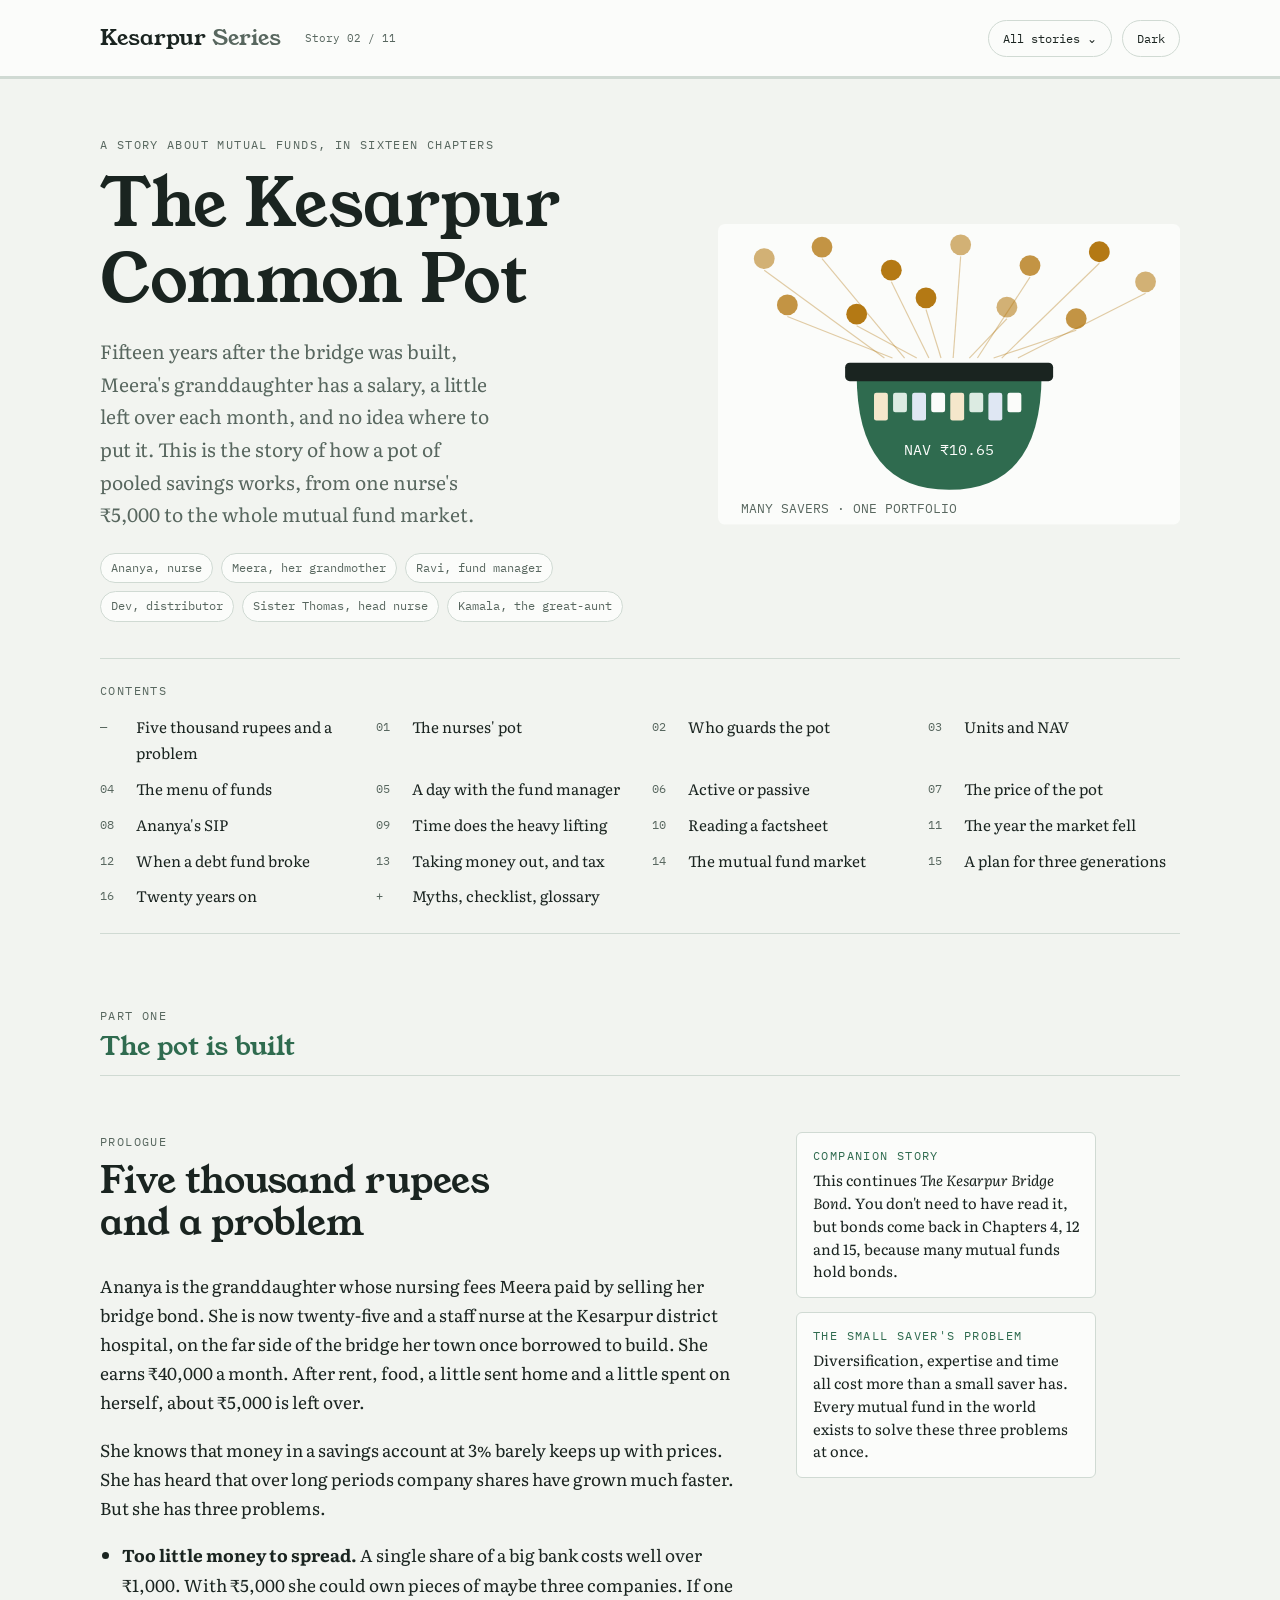
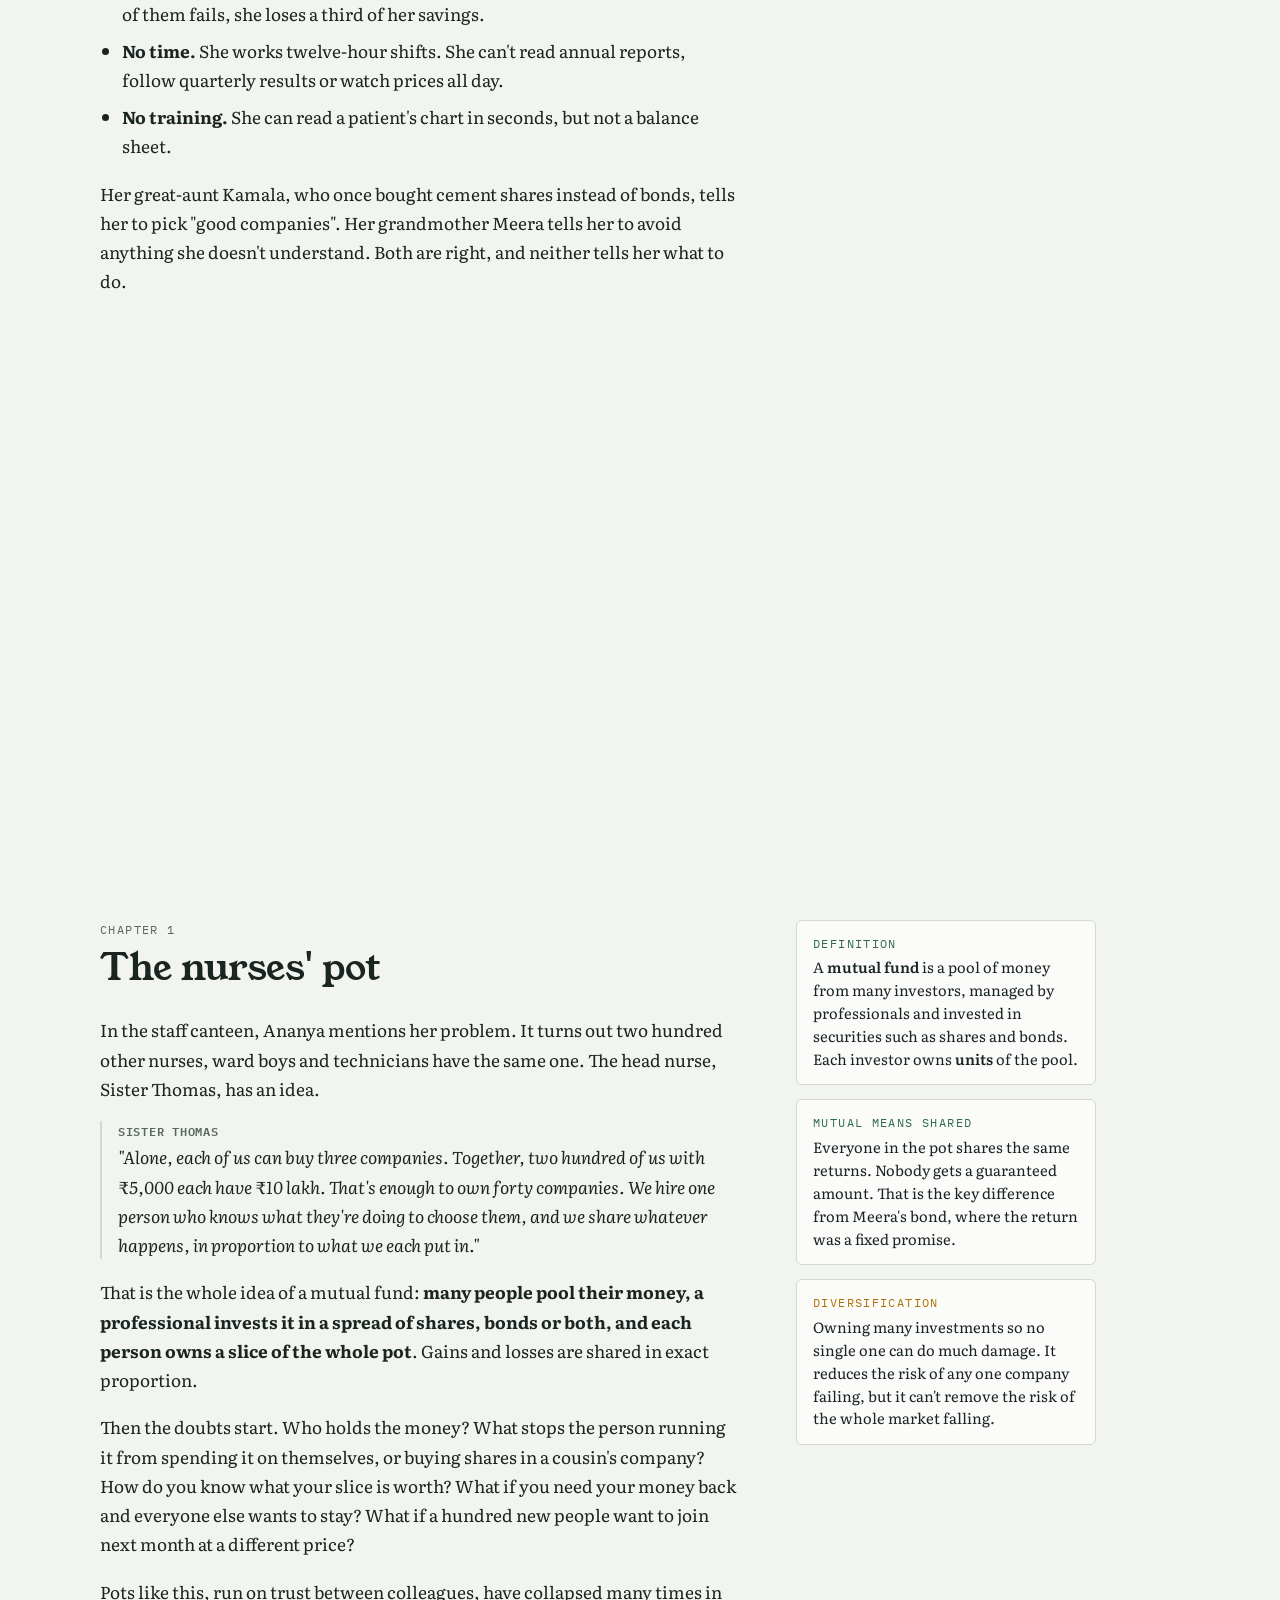
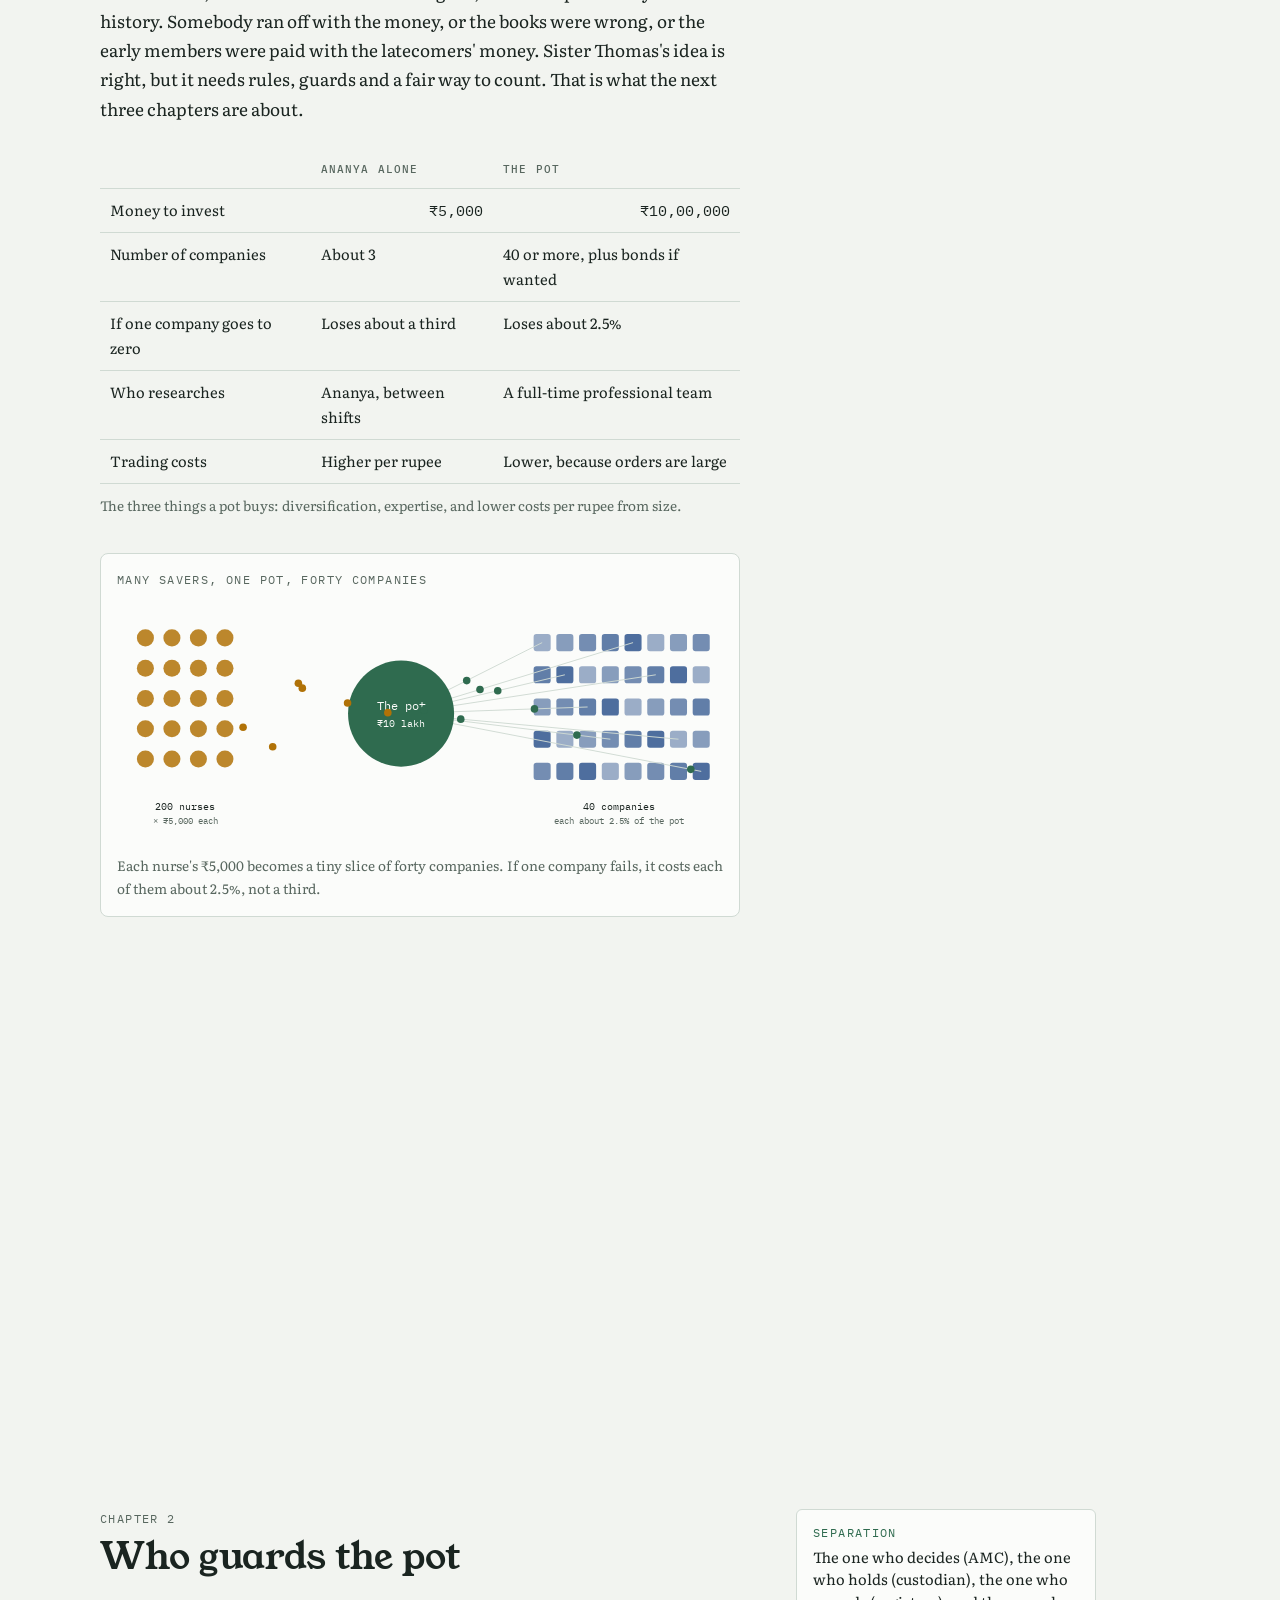
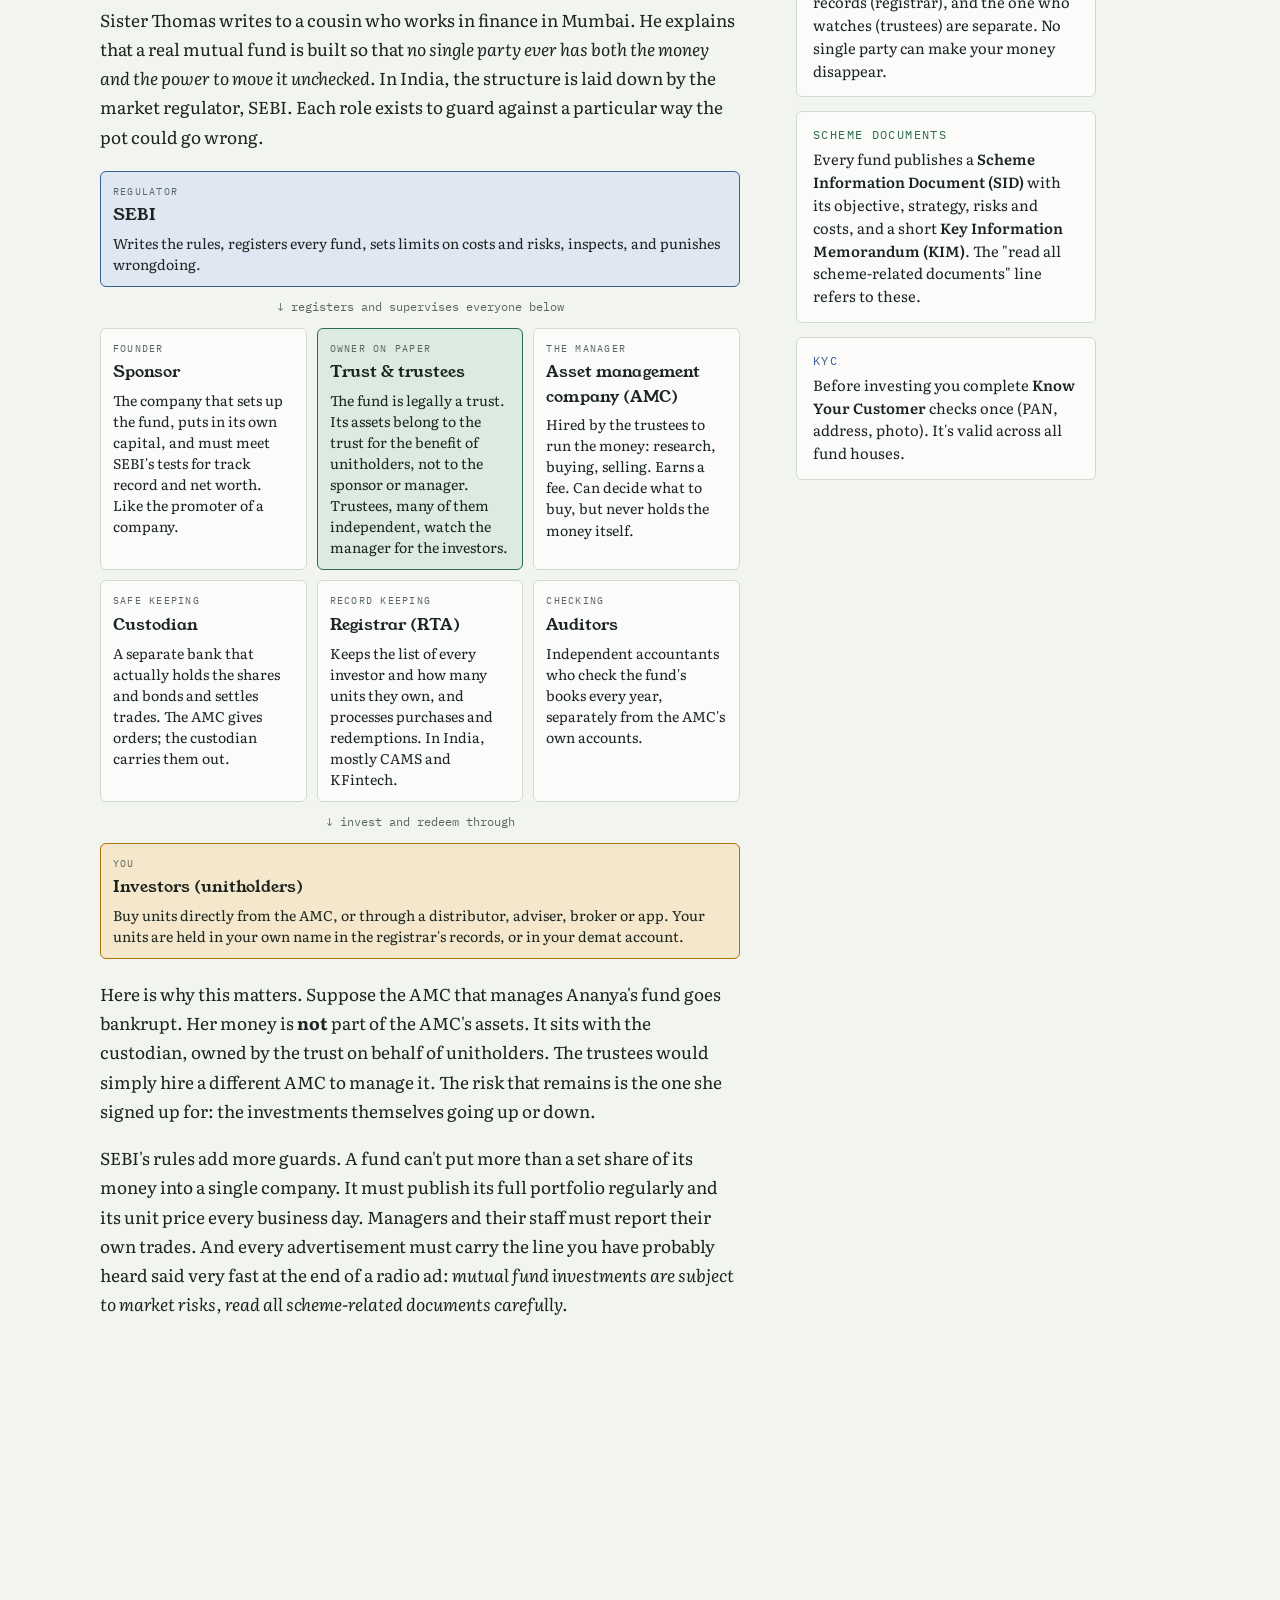
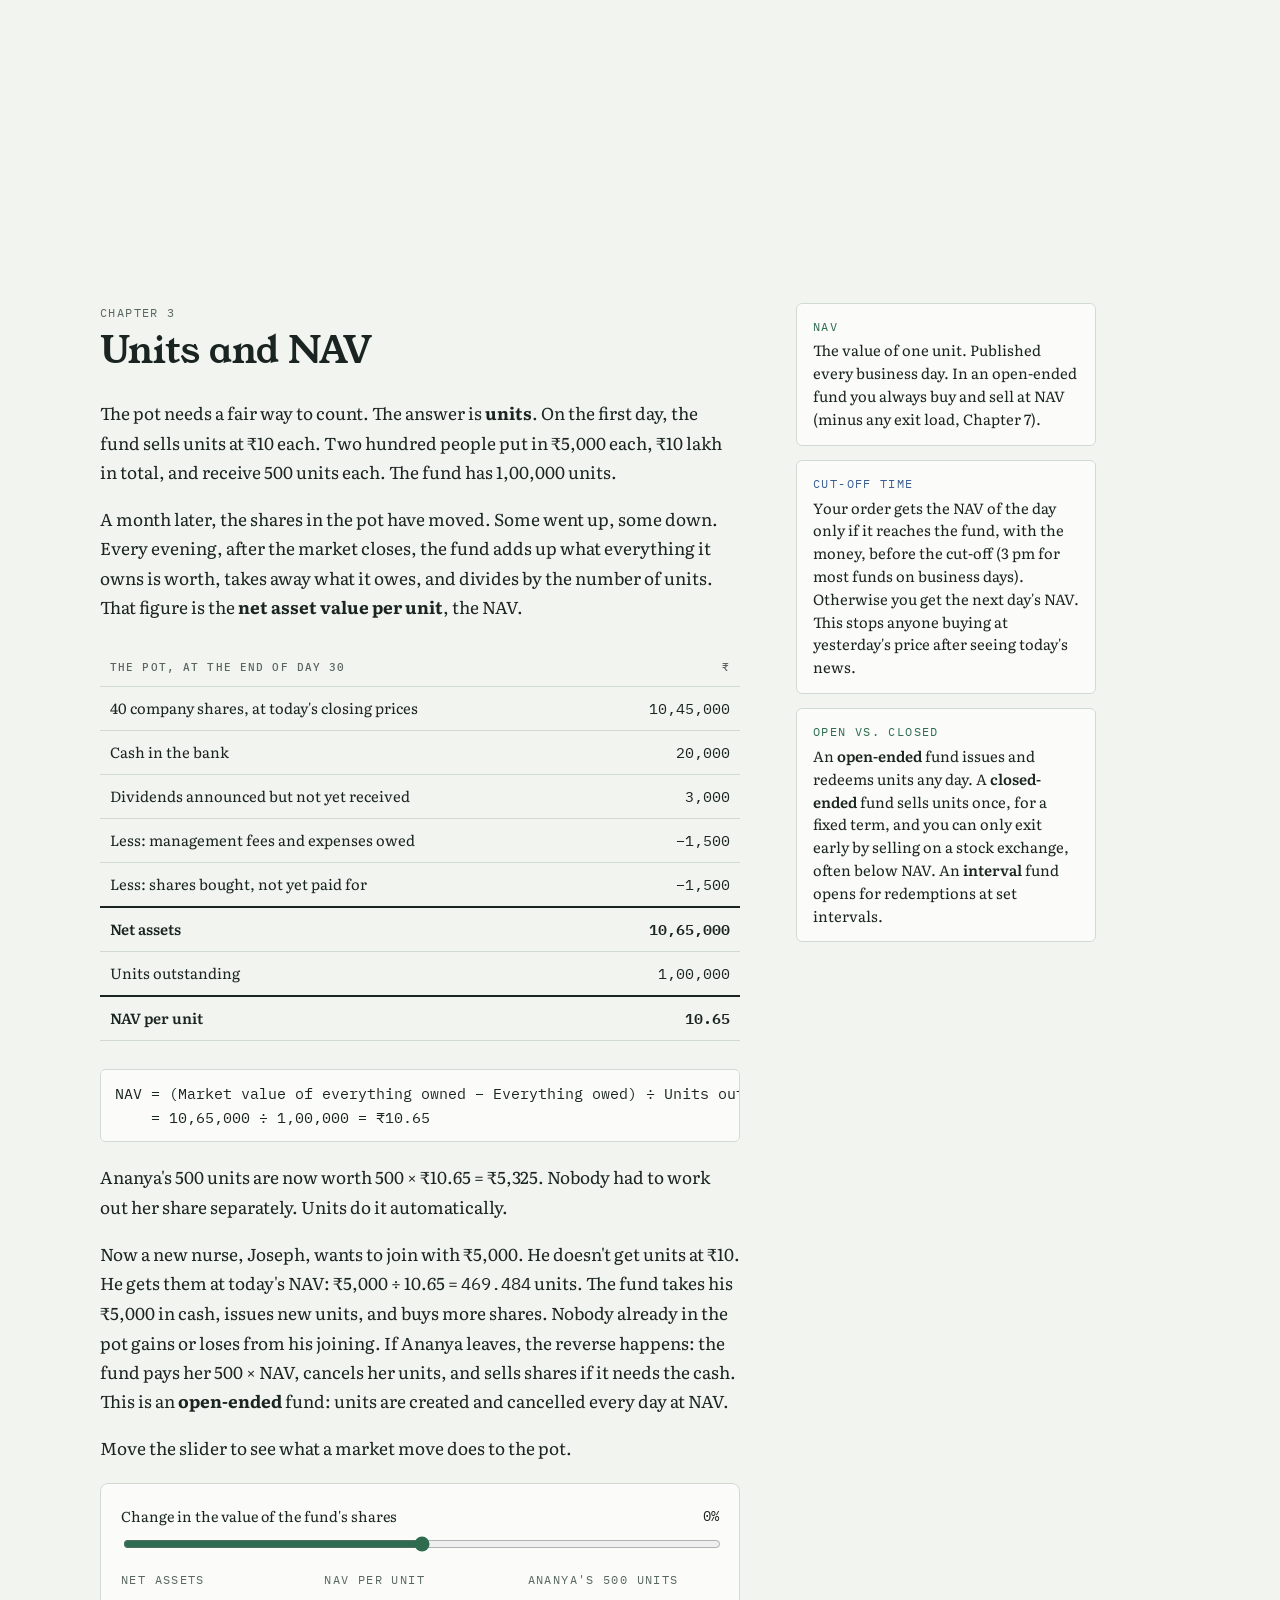
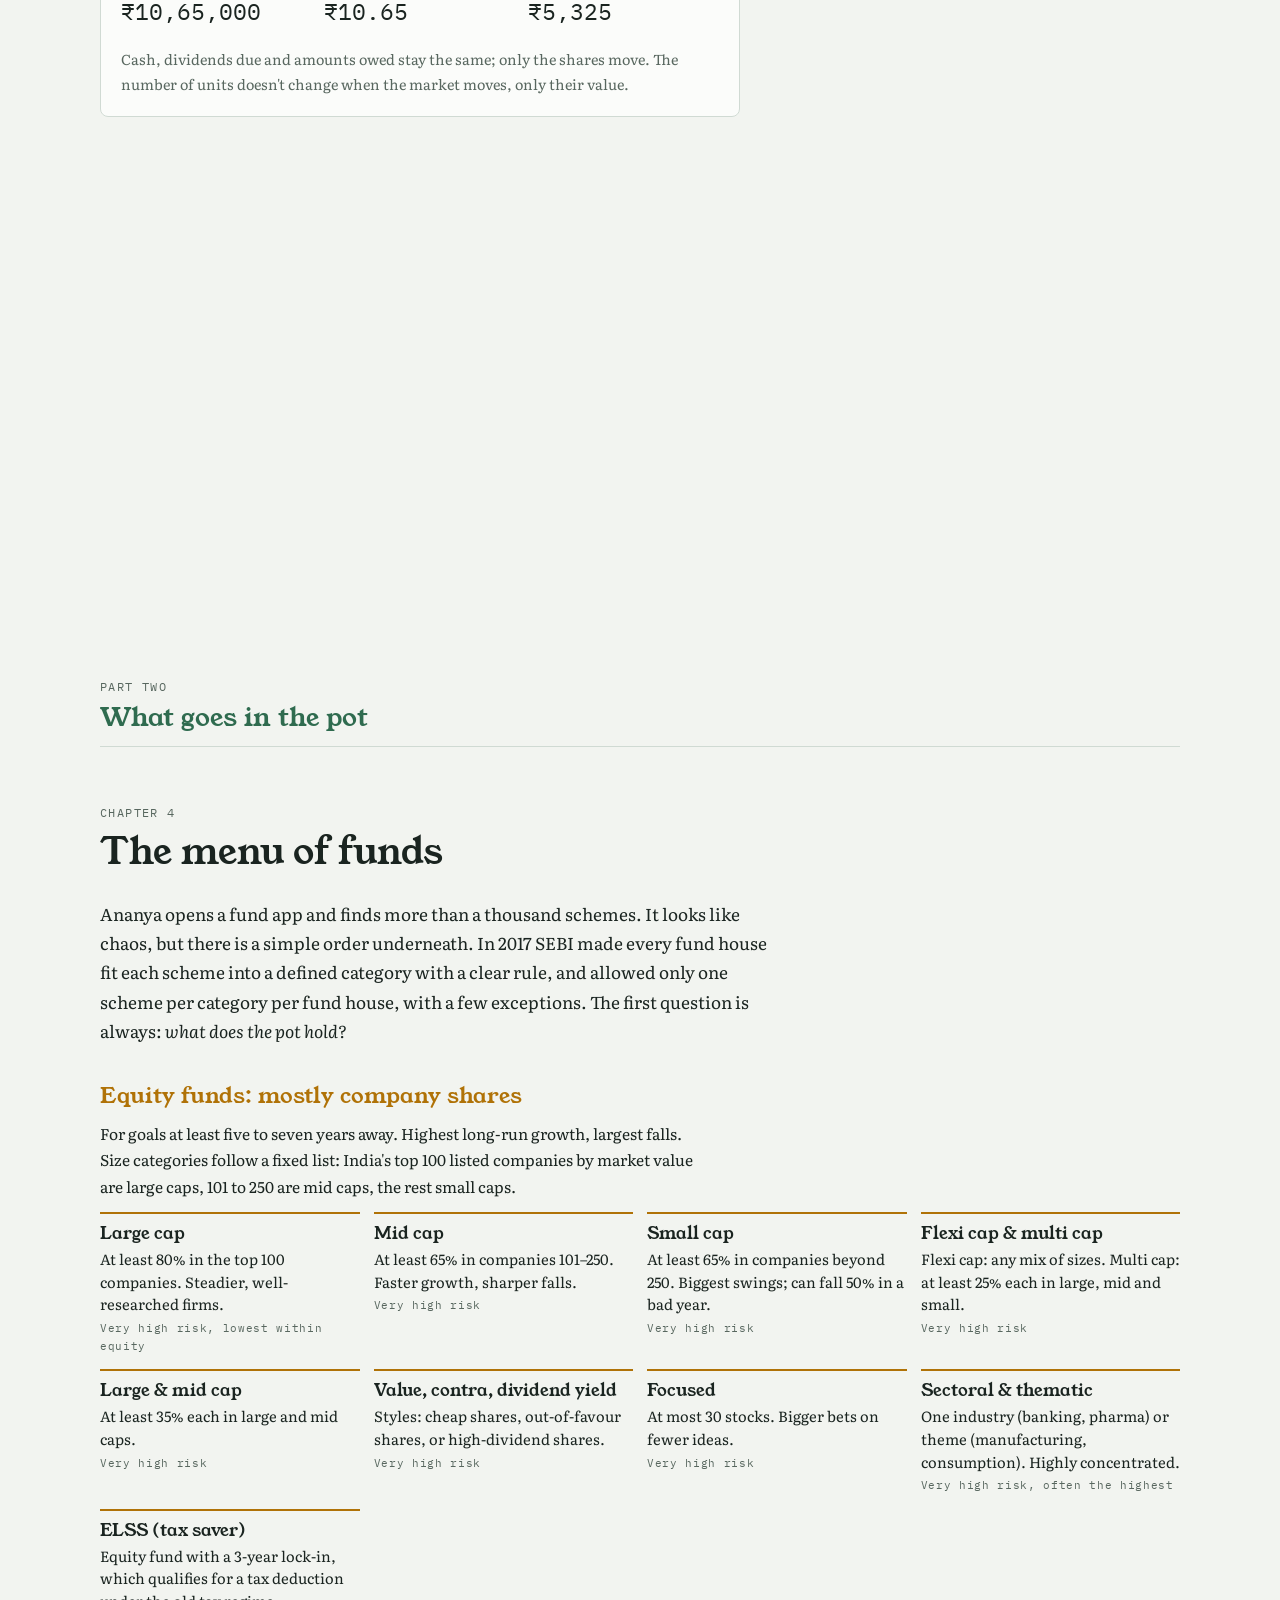
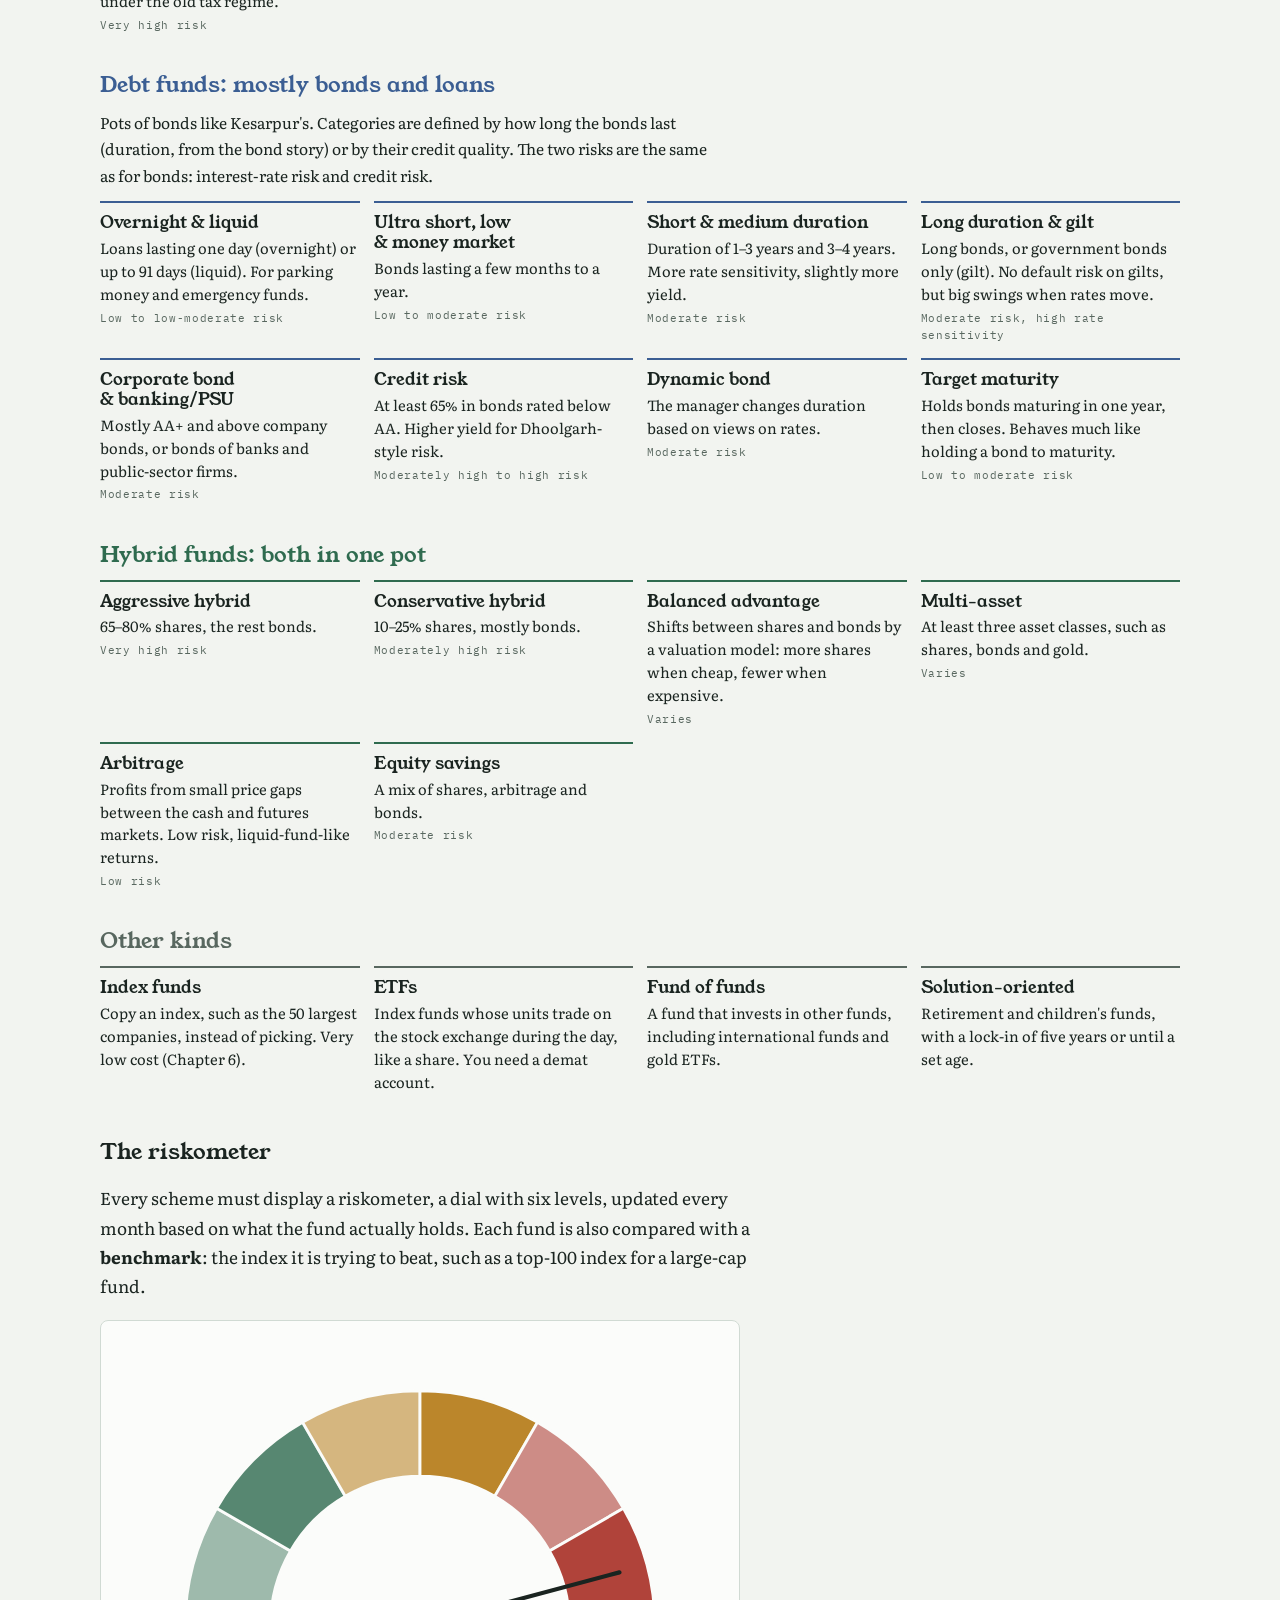
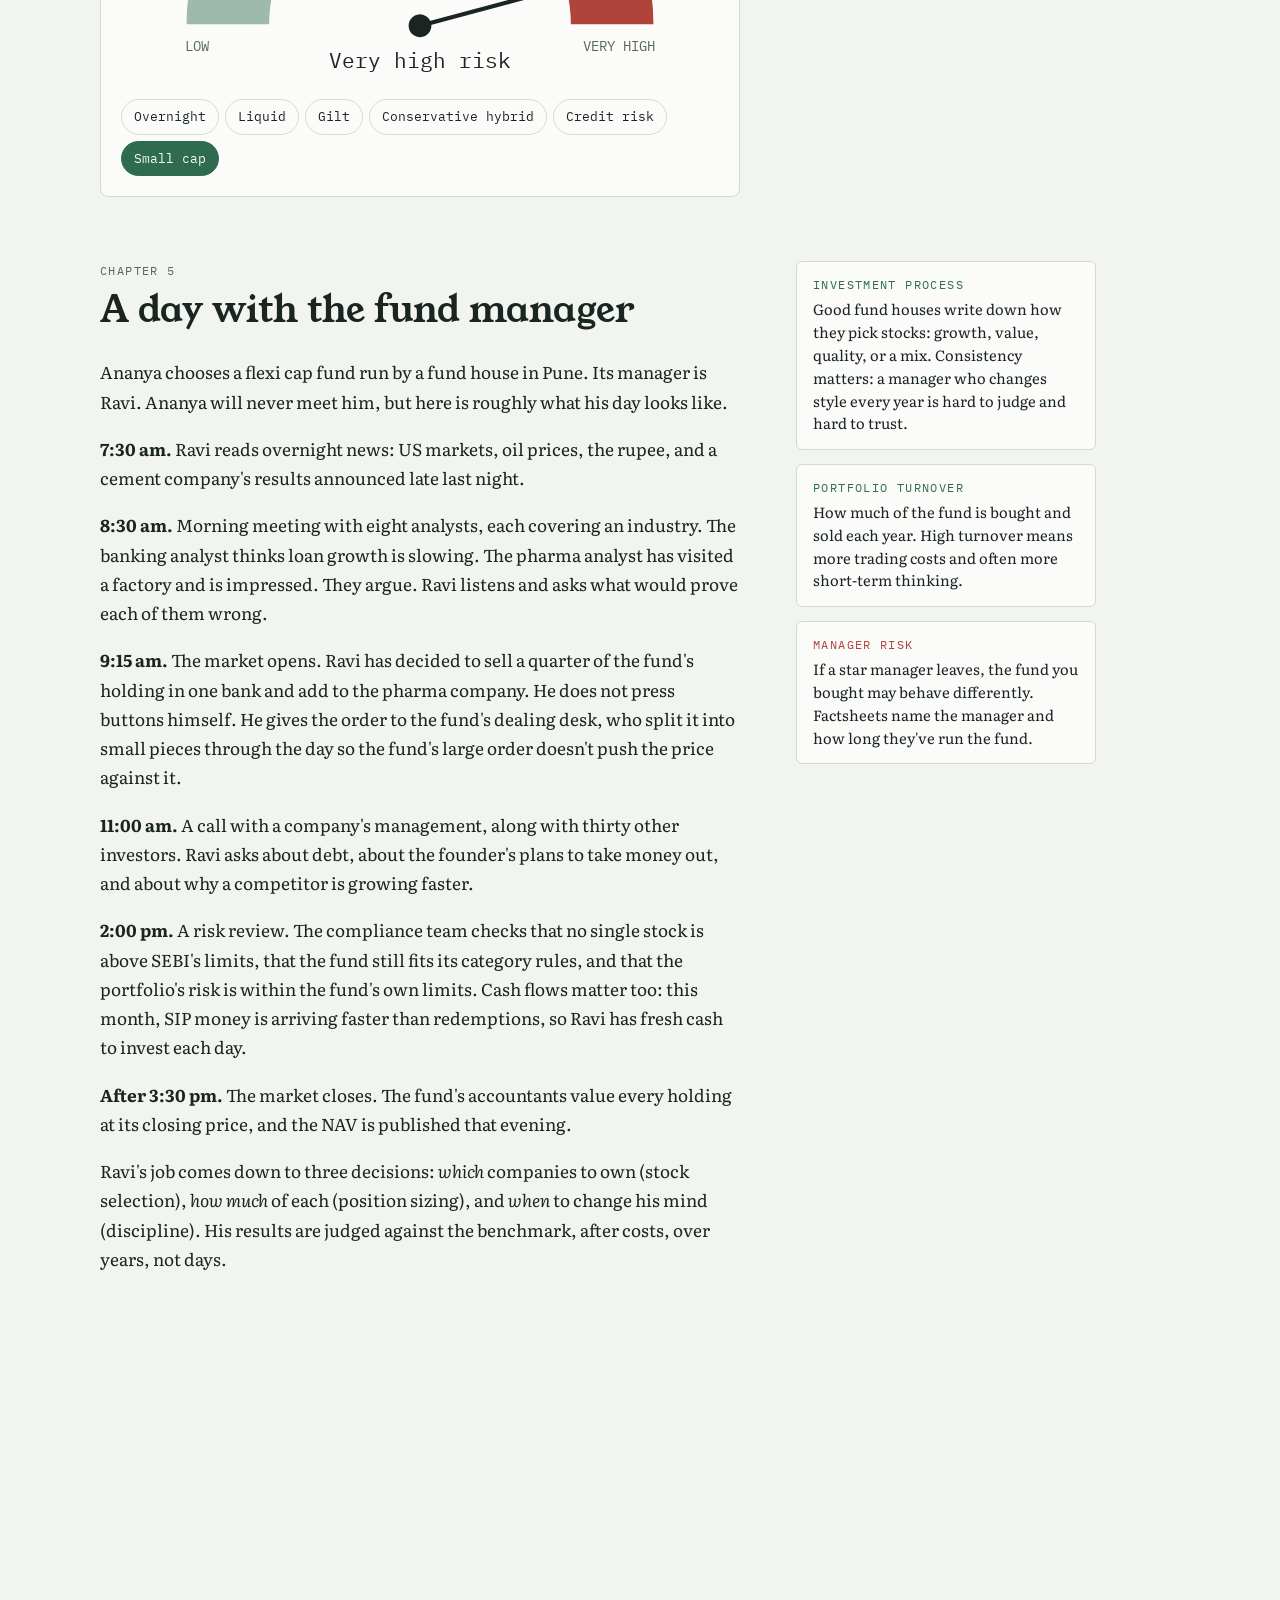
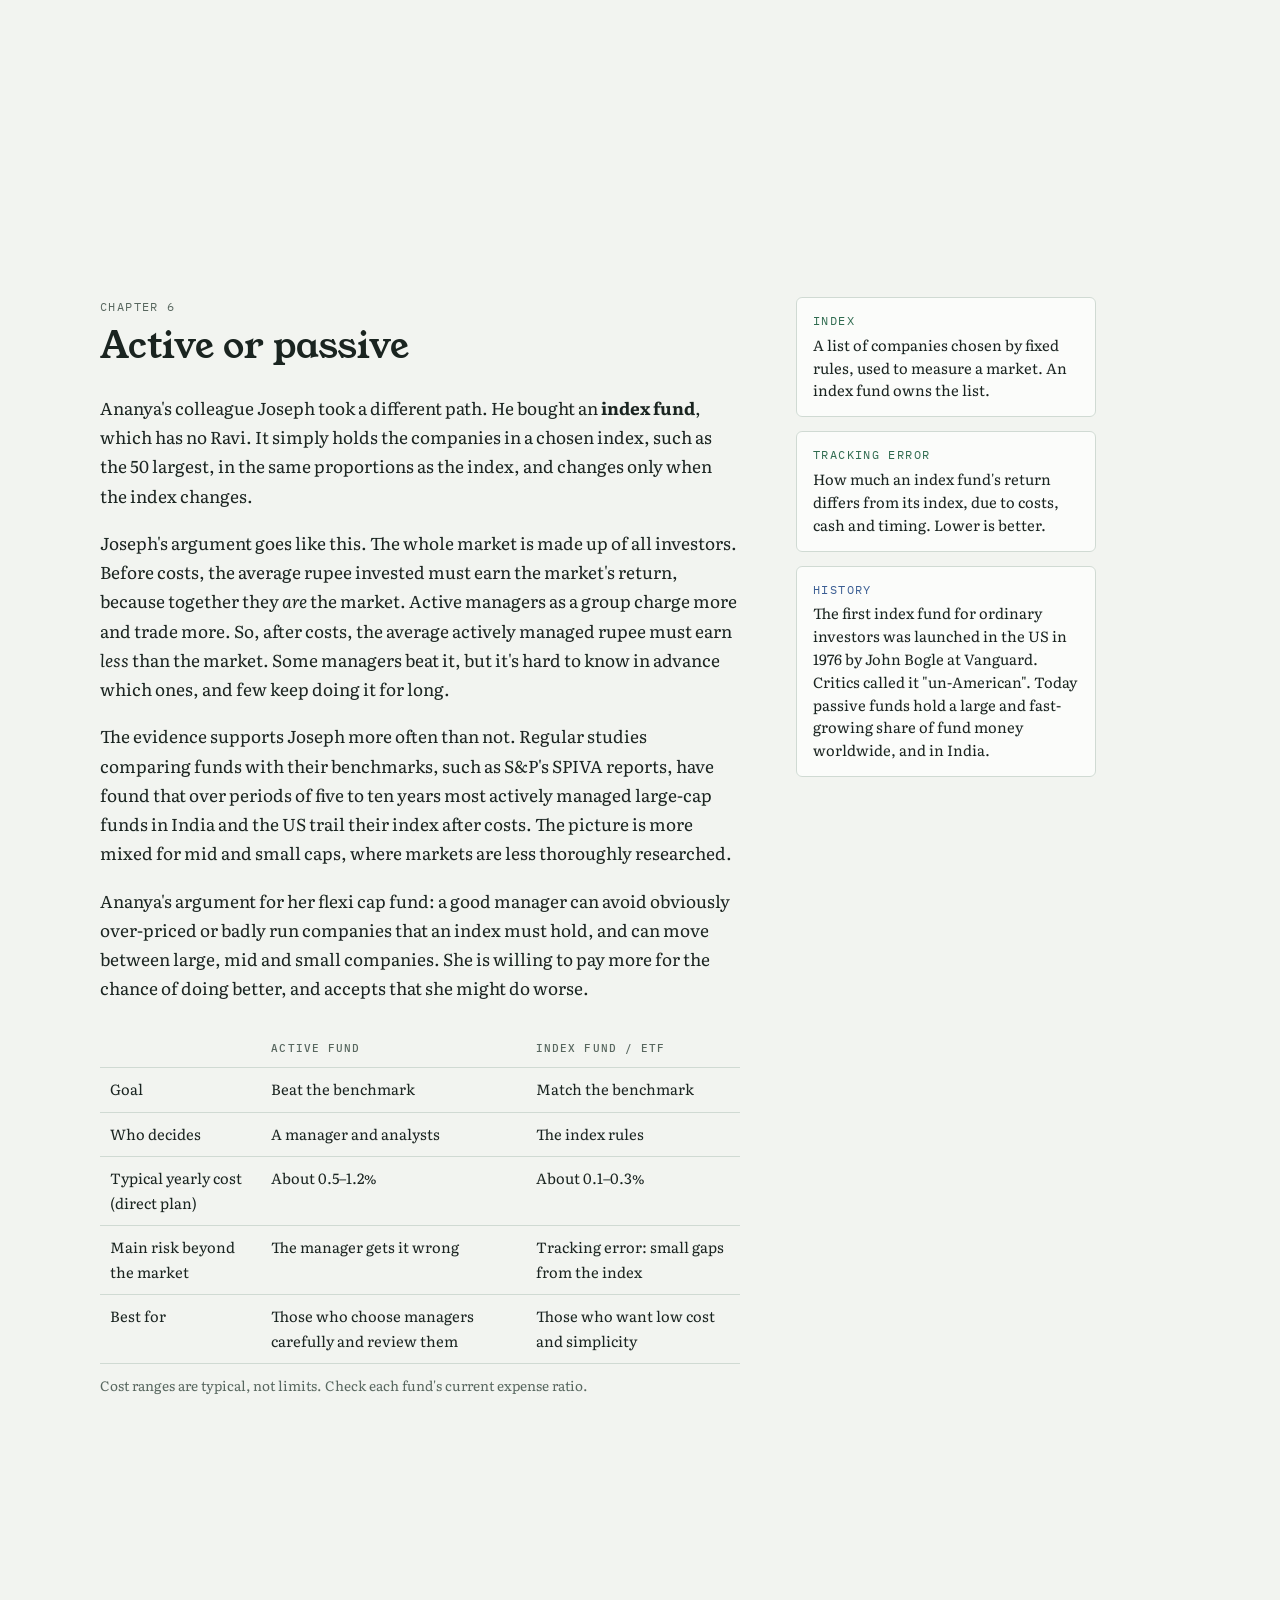
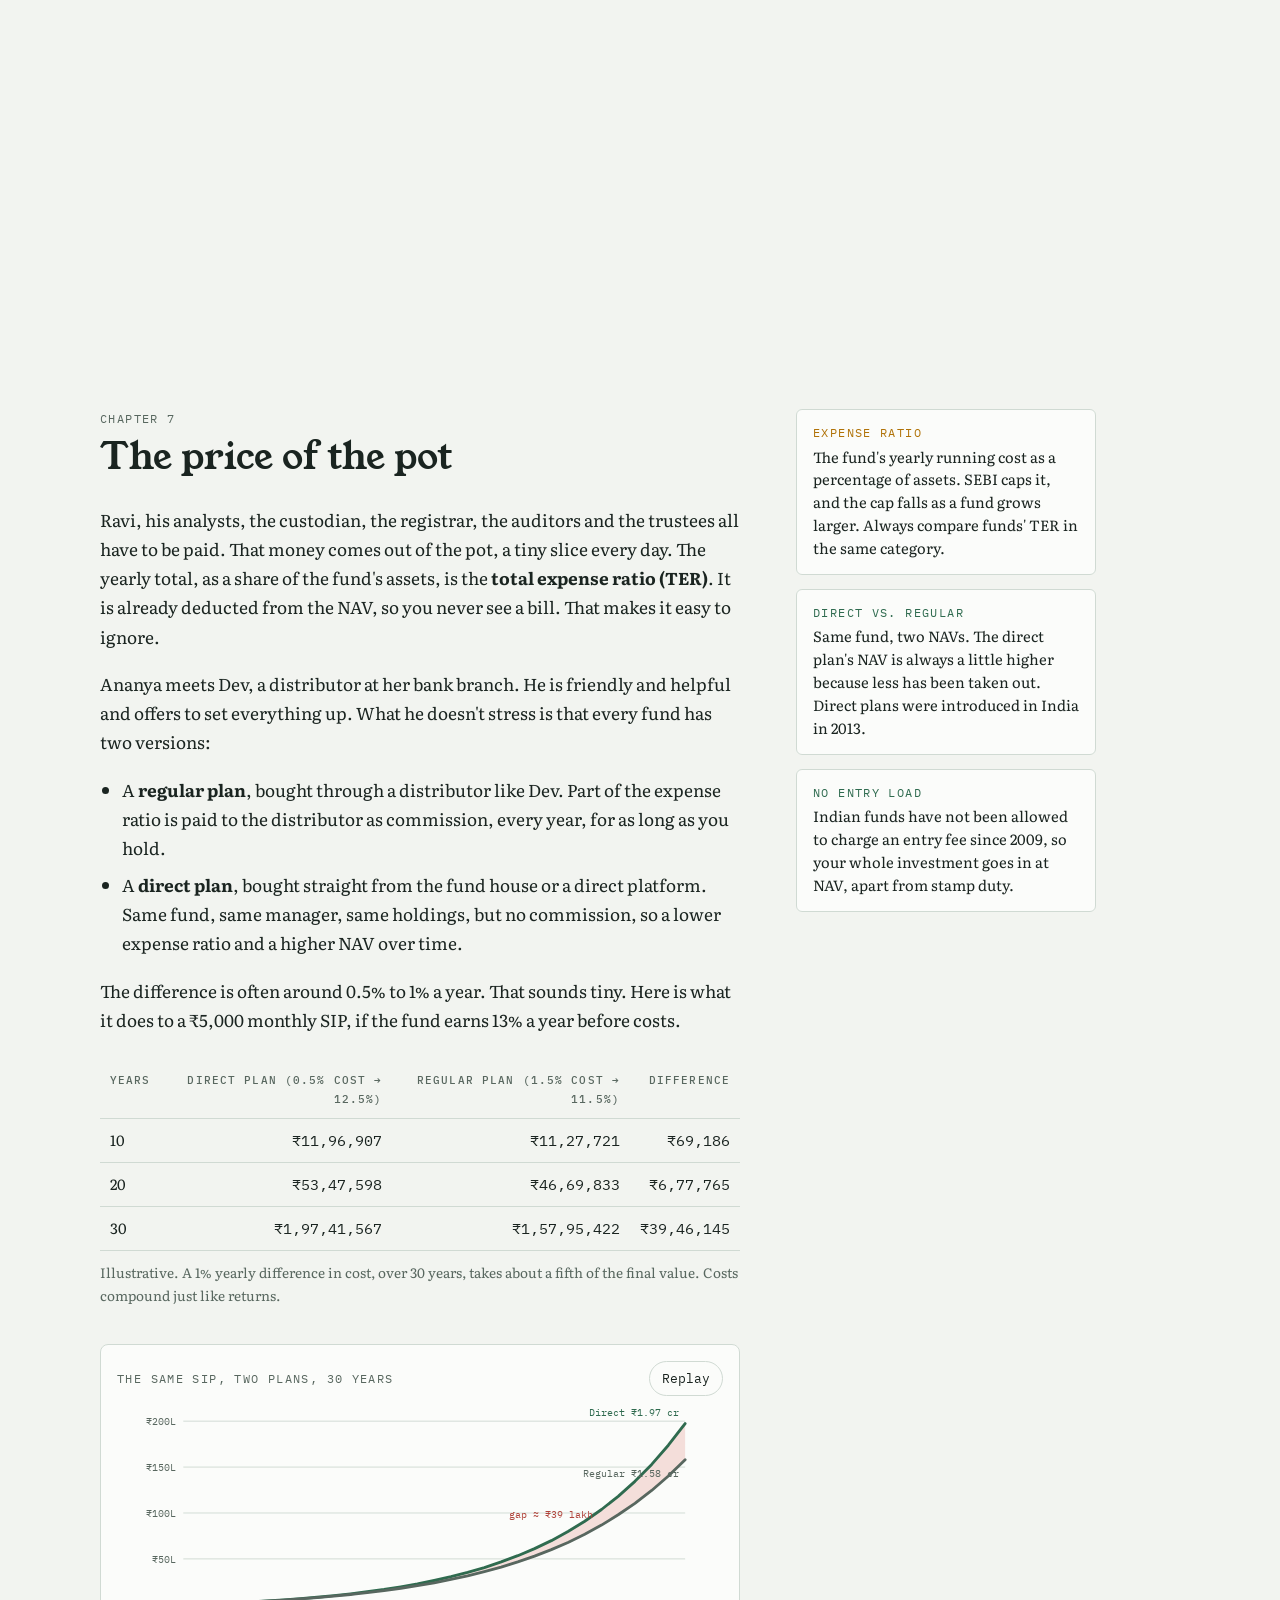
<file: common-pot.html>
<!doctype html><html lang="en"><head><meta charset=utf8><meta name=viewport content="width=device-width,initial-scale=1,viewport-fit=cover"><style>:root{color-scheme:light;box-sizing:border-box;padding-top:env(safe-area-inset-top,0px);padding-bottom:env(safe-area-inset-bottom,0px)}html{scroll-padding-top:env(safe-area-inset-top,0px)}body{margin:0;padding:0;font:14px -apple-system,BlinkMacSystemFont,sans-serif;background:#fff;color:#000}img{max-width:100%}[hidden]:not([hidden=until-found i]){display:none!important}</style><title>The Kesarpur Common Pot</title><meta name="claude:viewport-fit-sides" content="cover"><link rel="preconnect" href="https://fonts.googleapis.com"><link rel="preconnect" href="https://fonts.gstatic.com" crossorigin><link rel="stylesheet" href="https://fonts.googleapis.com/css2?family=Young+Serif&family=Literata:ital,opsz,wght@0,7..72,400;0,7..72,600;1,7..72,400&family=IBM+Plex+Mono:wght@400;500&display=swap"><link rel="stylesheet" href="series.css"><script>try{const t=localStorage.getItem("kesarpur-theme");if(t)document.documentElement.dataset.theme=t}catch(e){}</script></head><body><a class="ks-skip" href="#ks-content">Skip to content</a><div class="ks-header"><nav class="ks-nav" aria-label="Series navigation"><a class="ks-brand" href="index.html">Kesarpur <em>Series</em></a><span class="ks-position">Story 02 / 11</span><div class="ks-actions"><details class="ks-menu"><summary>All stories <span aria-hidden="true">⌄</span></summary><div class="ks-menu-panel"><a href="index.html">Series overview</a><a href="bridge-bond.html"><span>01</span> The Bridge Bond</a><a href="common-pot.html" aria-current="page"><span>02</span> The Common Pot</a><a href="pickle-share.html"><span>03</span> The Pickle Share</a><a href="mango-contract.html"><span>04</span> The Mango Contract</a><a href="overnight-loan.html"><span>05</span> The Overnight Loan</a><a href="remittance.html"><span>06</span> The Remittance</a><a href="warehouse.html"><span>07</span> The Warehouse</a><a href="flat.html"><span>08</span> The Flat</a><a href="ledger.html"><span>09</span> The Ledger</a><a href="safety-net.html"><span>10</span> The Safety Net</a><a href="cold-chain.html"><span>11</span> The Cold Chain</a></div></details><button id="ks-theme" type="button" aria-label="Switch colour theme">Theme</button></div></nav><div class="ks-reading"><i id="ks-progress"></i></div></div><div id="ks-content" tabindex="-1"></div>





<style>
/* Layout: companion to the bridge-bond story. A storybook column with a ledger margin; wide interludes span the full width. Green "pot" accent instead of river blue. */
:root{
  --bg:#F2F4F0; --paper:#FBFCFA; --ink:#1A2420; --muted:#58675F; --rule:#D0DAD3;
  --pot:#2F6B4F; --pot-soft:#DCEBE2; --coin:#B07207; --coin-soft:#F5E7CB; --risk:#B0433A; --risk-soft:#F4DEDA; --sky:#3B5E93; --sky-soft:#DFE7F3;
  --display:"Young Serif",Georgia,"Times New Roman",serif;
  --body:"Literata",Georgia,"Times New Roman",serif;
  --mono:"IBM Plex Mono",ui-monospace,Menlo,Consolas,monospace;
}
@media (prefers-color-scheme:dark){:root:not([data-theme="light"]){
  --bg:#0F1613; --paper:#16211C; --ink:#E2EBE5; --muted:#9BAAA1; --rule:#2C3C34;
  --pot:#86CBA6; --pot-soft:#1B3027; --coin:#EFB44C; --coin-soft:#392C13; --risk:#EE8A7B; --risk-soft:#3D1F1B; --sky:#9AB7EC; --sky-soft:#1D2C44; color-scheme:dark}}
:root[data-theme="dark"]{
  --bg:#0F1613; --paper:#16211C; --ink:#E2EBE5; --muted:#9BAAA1; --rule:#2C3C34;
  --pot:#86CBA6; --pot-soft:#1B3027; --coin:#EFB44C; --coin-soft:#392C13; --risk:#EE8A7B; --risk-soft:#3D1F1B; --sky:#9AB7EC; --sky-soft:#1D2C44; color-scheme:dark}

*{box-sizing:border-box}
html{scroll-behavior:smooth}
body{background:var(--bg);color:var(--ink);font-family:var(--body);font-size:1.075rem;line-height:1.7;
  padding-left:max(16px,env(safe-area-inset-left,0px));padding-right:max(16px,env(safe-area-inset-right,0px))}
.wrap{max-width:1080px;margin:0 auto;padding-block:48px 96px}
h1,h2,h3{font-family:var(--display);font-weight:400;text-wrap:balance;line-height:1.15;margin:0}
p{margin:0}
ul,ol{margin:0;padding-left:1.25em;display:flex;flex-direction:column;gap:.45em}
.num,.mono{font-family:var(--mono);font-variant-numeric:tabular-nums}
.label{font-family:var(--mono);font-size:.72rem;letter-spacing:.12em;text-transform:uppercase;color:var(--muted)}
a{color:var(--pot)}
:focus-visible{outline:2px solid var(--pot);outline-offset:3px}
h3.sub-h{font-size:1.35rem;margin-top:.7em}

.hero{display:grid;grid-template-columns:1.25fr 1fr;gap:40px;align-items:center;padding-bottom:36px}
.hero h1{font-size:clamp(2.4rem,6vw,4.1rem);margin-top:10px}
.hero .lede{margin-top:18px;font-size:1.2rem;color:var(--muted);max-width:36ch}
.hero .cast{margin-top:22px;display:flex;flex-wrap:wrap;gap:8px}
.chip{font-family:var(--mono);font-size:.75rem;padding:4px 10px;border:1px solid var(--rule);border-radius:999px;color:var(--muted);background:var(--paper)}
.hero canvas,.hero svg{width:100%;height:auto;display:block;max-width:100%}

.toc{border-block:1px solid var(--rule);padding-block:22px;display:flex;flex-direction:column;gap:12px}
.toc ol{list-style:none;padding:0;display:grid;grid-template-columns:repeat(auto-fill,minmax(230px,1fr));gap:6px 24px}
.toc a{text-decoration:none;color:var(--ink);display:flex;gap:10px;font-size:.95rem;padding-block:2px}
.toc a span{font-family:var(--mono);font-size:.75rem;color:var(--muted);min-width:2.2em;padding-top:3px}
.toc a:hover{color:var(--pot)}
.part{padding-top:72px;display:flex;flex-direction:column;gap:6px;border-bottom:1px solid var(--rule);padding-bottom:14px}
.part h2{font-size:clamp(1.3rem,2.6vw,1.6rem);color:var(--pot)}

.chapter{display:grid;grid-template-columns:minmax(0,640px) minmax(0,300px);gap:20px 56px;padding-block:56px 8px;scroll-margin-top:16px}
.chapter > *{grid-column:1}
.chapter > aside{grid-column:2;grid-row:1 / span 30}
.chapter > header{grid-row:1}
.chapter header{display:flex;flex-direction:column;gap:8px;margin-bottom:6px}
.chapter h2{font-size:clamp(1.7rem,3.6vw,2.3rem)}
.chapter.wide{grid-template-columns:minmax(0,1fr)}
.chapter.wide > *{grid-column:1}
.chapter.wide .prose{max-width:68ch}
.prose{display:flex;flex-direction:column;gap:1.05em}
.say{border-left:2px solid var(--rule);padding-left:16px;font-style:italic}
.say b{font-style:normal;font-weight:600;font-family:var(--mono);font-size:.78rem;letter-spacing:.06em;text-transform:uppercase;color:var(--muted);display:block}
.formula{font-family:var(--mono);font-size:.92rem;background:var(--paper);border:1px solid var(--rule);border-radius:6px;padding:12px 14px;overflow-x:auto;white-space:pre;line-height:1.6}

aside{display:flex;flex-direction:column;gap:14px;align-self:start}
.note{background:var(--paper);border:1px solid var(--rule);border-radius:6px;padding:14px 16px;font-size:.92rem;line-height:1.55}
.note .label{display:block;margin-bottom:4px;color:var(--pot)}
.note.coin .label{color:var(--coin)}
.note.risk .label{color:var(--risk)}
.note.sky .label{color:var(--sky)}
.note dfn{font-style:normal;font-weight:600}

figure{margin:8px 0;display:flex;flex-direction:column;gap:10px}
figcaption{font-size:.85rem;color:var(--muted)}
.scroll{overflow-x:auto}
svg text{font-family:var(--mono)}

table{border-collapse:collapse;width:100%;font-size:.92rem}
th,td{text-align:left;padding:9px 10px;border-bottom:1px solid var(--rule);vertical-align:top}
th{font-family:var(--mono);font-size:.7rem;letter-spacing:.1em;text-transform:uppercase;color:var(--muted);font-weight:500}
td.num,th.num{text-align:right;font-family:var(--mono);font-variant-numeric:tabular-nums}
tr.total td{border-top:2px solid var(--ink);font-weight:600}
tr.hl td{background:var(--risk-soft)}

.panel{background:var(--paper);border:1px solid var(--rule);border-radius:8px;padding:20px;display:flex;flex-direction:column;gap:16px}
.controls{display:grid;grid-template-columns:repeat(auto-fit,minmax(200px,1fr));gap:16px}
.ctrl{display:flex;flex-direction:column;gap:6px}
.ctrl label{display:flex;justify-content:space-between;gap:8px;font-size:.9rem}
.ctrl output{font-family:var(--mono)}
input[type=range]{width:100%;accent-color:var(--pot)}
.readout{display:grid;grid-template-columns:repeat(auto-fit,minmax(150px,1fr));gap:12px}
.readout div{display:flex;flex-direction:column;gap:2px}
.readout .big{font-family:var(--mono);font-size:1.45rem;font-variant-numeric:tabular-nums}
.split{display:flex;height:22px;border-radius:4px;overflow:hidden;background:var(--pot-soft)}
.split span{display:block;height:100%;transition:width .35s ease}
.legend{display:flex;flex-wrap:wrap;gap:14px;font-size:.82rem;color:var(--muted)}
.legend i{display:inline-block;width:10px;height:10px;border-radius:2px;margin-right:6px;vertical-align:middle}

/* Structure diagram */
.org{display:grid;grid-template-columns:repeat(3,minmax(0,1fr));gap:10px}
.org .box{background:var(--paper);border:1px solid var(--rule);border-radius:6px;padding:12px;font-size:.88rem;line-height:1.5;display:flex;flex-direction:column;gap:4px;min-width:0}
.org .box b{font-family:var(--display);font-weight:400;font-size:1.02rem}
.org .box .label{font-size:.65rem}
.org .reg{grid-column:1 / -1;background:var(--sky-soft);border-color:var(--sky)}
.org .core{background:var(--pot-soft);border-color:var(--pot)}
.org .inv{grid-column:1 / -1;background:var(--coin-soft);border-color:var(--coin)}
.org .arrow{grid-column:1 / -1;text-align:center;font-family:var(--mono);font-size:.75rem;color:var(--muted)}

/* Wide grids */
.cols{display:grid;grid-template-columns:repeat(auto-fit,minmax(260px,1fr));gap:20px}
.col{display:flex;flex-direction:column;gap:8px;font-size:.95rem;line-height:1.6;min-width:0;border-top:3px solid var(--pot);padding-top:12px}
.col.c{border-color:var(--coin)} .col.r{border-color:var(--risk)} .col.s{border-color:var(--sky)}
.col h3{font-size:1.2rem}
.types{display:grid;grid-template-columns:repeat(auto-fit,minmax(220px,1fr));gap:14px}
.type{border-top:2px solid var(--pot);padding-top:10px;display:flex;flex-direction:column;gap:4px;font-size:.92rem;line-height:1.55}
.type h3{font-size:1.08rem}
.type .rk{font-family:var(--mono);font-size:.7rem;letter-spacing:.06em;color:var(--muted)}
.family{display:flex;flex-direction:column;gap:12px;padding-top:18px}
.family > h3{font-size:1.4rem}
.family.eq > h3{color:var(--coin)} .family.debt > h3{color:var(--sky)} .family.hyb > h3{color:var(--pot)} .family.oth > h3{color:var(--muted)}
.family.eq .type{border-color:var(--coin)} .family.debt .type{border-color:var(--sky)} .family.oth .type{border-color:var(--muted)}

.risks{display:flex;flex-direction:column}
.risk-row{display:grid;grid-template-columns:170px minmax(0,1fr);gap:16px;padding-block:12px;border-bottom:1px solid var(--rule);font-size:.95rem}
.risk-row strong{font-family:var(--display);font-weight:400;font-size:1.05rem;color:var(--risk)}

/* Factsheet */
.fs{background:var(--paper);border:1px solid var(--rule);border-radius:6px;overflow:hidden}
.fs-head{background:var(--pot);color:var(--paper);padding:14px 18px;display:flex;flex-wrap:wrap;justify-content:space-between;gap:8px;align-items:baseline}
.fs-head h3{font-size:1.25rem}
.fs-head span{font-family:var(--mono);font-size:.75rem}
.fs-body{display:grid;grid-template-columns:repeat(auto-fit,minmax(240px,1fr));gap:18px;padding:18px}
.fs-body > div{display:flex;flex-direction:column;gap:8px;min-width:0}
.kv{display:grid;grid-template-columns:minmax(0,1fr) auto;gap:4px 12px;font-size:.86rem}
.kv span:nth-child(even){font-family:var(--mono);text-align:right}
.sector{display:grid;grid-template-columns:110px minmax(0,1fr) 44px;gap:8px;align-items:center;font-size:.8rem}
.sector .t{height:8px;background:var(--pot-soft);border-radius:2px;overflow:hidden}
.sector .t i{display:block;height:100%;background:var(--pot)}
.sector span:last-child{font-family:var(--mono);text-align:right}

.myths{display:grid;grid-template-columns:repeat(auto-fit,minmax(280px,1fr));gap:16px}
.myth{background:var(--paper);border:1px solid var(--rule);border-radius:6px;padding:16px;display:flex;flex-direction:column;gap:8px;font-size:.94rem;line-height:1.6}
.myth .m{font-family:var(--display);font-size:1.1rem;color:var(--risk)}
.myth .m::before{content:"Myth  ";font-family:var(--mono);font-size:.68rem;letter-spacing:.12em;text-transform:uppercase;color:var(--muted)}
.gloss{display:grid;grid-template-columns:repeat(auto-fit,minmax(300px,1fr));gap:4px 32px;margin:0}
.gloss div{padding-block:10px;border-bottom:1px solid var(--rule);font-size:.93rem;line-height:1.55}
.gloss dt{font-weight:600}
.gloss dd{margin:2px 0 0;color:var(--muted)}
.check{list-style:none;padding:0;display:grid;grid-template-columns:repeat(auto-fit,minmax(300px,1fr));gap:10px 28px}
.check li{display:grid;grid-template-columns:22px minmax(0,1fr);gap:8px;font-size:.95rem}
.check li::before{content:"";width:14px;height:14px;border:1.5px solid var(--pot);border-radius:3px;margin-top:6px}
.recap{padding-block:64px 0;display:flex;flex-direction:column;gap:20px}
.disclaimer{font-size:.82rem;color:var(--muted);margin-top:28px;max-width:70ch}

@media (max-width:860px){
  .hero{grid-template-columns:1fr}
  .chapter{grid-template-columns:minmax(0,1fr)}
  .chapter > aside{grid-column:1;grid-row:auto}
  .risk-row{grid-template-columns:1fr;gap:2px}
  .org{grid-template-columns:1fr}
}
@media (prefers-reduced-motion:reduce){*{transition:none!important}html{scroll-behavior:auto}}
.seg{display:flex;flex-wrap:wrap;gap:6px}
.seg button{font:inherit;font-family:var(--mono);font-size:.8rem;padding:6px 12px;border-radius:999px;border:1px solid var(--rule);background:transparent;color:var(--ink);cursor:pointer}
.seg button[aria-pressed="true"]{background:var(--pot);border-color:var(--pot);color:var(--paper)}
.xfig{background:var(--paper);border:1px solid var(--rule);border-radius:8px;padding:16px;display:flex;flex-direction:column;gap:10px;margin:8px 0}
.xfig figcaption{font-size:.85rem;color:var(--muted)}
.xhead{display:flex;justify-content:space-between;align-items:center;gap:10px;flex-wrap:wrap}
.xbtn,.xseg button{font:inherit;font-family:var(--mono);font-size:.8rem;padding:6px 12px;border-radius:999px;border:1px solid var(--rule);background:transparent;color:var(--ink);cursor:pointer}
.xseg{display:flex;flex-wrap:wrap;gap:6px}
.xseg button[aria-pressed="true"]{background:var(--ink);border-color:var(--ink);color:var(--paper)}
.xdraw{stroke-dasharray:1000;stroke-dashoffset:1000;animation:xdraw 2.2s ease forwards}
@keyframes xdraw{to{stroke-dashoffset:0}}
@keyframes xgy{from{transform:scaleY(0)}to{transform:scaleY(1)}}
.xgy{animation:xgy .9s ease both}
@media (prefers-reduced-motion:reduce){.xdraw,.xgy{animation:none!important;stroke-dashoffset:0!important}}
</style>

<div class="wrap">

<section class="hero">
  <div>
    <span class="label">A story about mutual funds, in sixteen chapters</span>
    <h1>The Kesarpur Common Pot</h1>
    <p class="lede">Fifteen years after the bridge was built, Meera's granddaughter has a salary, a little left over each month, and no idea where to put it. This is the story of how a pot of pooled savings works, from one nurse's ₹5,000 to the whole mutual fund market.</p>
    <div class="cast">
      <span class="chip">Ananya, nurse</span>
      <span class="chip">Meera, her grandmother</span>
      <span class="chip">Ravi, fund manager</span>
      <span class="chip">Dev, distributor</span>
      <span class="chip">Sister Thomas, head nurse</span>
      <span class="chip">Kamala, the great-aunt</span>
    </div>
  </div>
  <svg viewBox="0 0 400 260" role="img" aria-label="A drawing of many small coins flowing into one pot, and the pot holding a spread of company shares and bonds">
    <rect x="0" y="0" width="400" height="260" fill="var(--paper)" rx="6"/>
    <g id="hero-coins"></g>
    <path d="M120 130 Q120 230 200 230 Q280 230 280 130 Z" fill="var(--pot)"/>
    <rect x="110" y="120" width="180" height="16" rx="4" fill="var(--ink)"/>
    <g id="hero-slices"></g>
    <text x="200" y="200" text-anchor="middle" font-size="13" fill="var(--paper)">NAV ₹10.65</text>
    <text x="20" y="250" font-size="11" fill="var(--muted)">MANY SAVERS · ONE PORTFOLIO</text>
  </svg>
</section>

<nav class="toc" aria-label="Contents">
  <span class="label">Contents</span>
  <ol>
    <li><a href="#prologue"><span>—</span>Five thousand rupees and a problem</a></li>
    <li><a href="#pot"><span>01</span>The nurses' pot</a></li>
    <li><a href="#structure"><span>02</span>Who guards the pot</a></li>
    <li><a href="#nav"><span>03</span>Units and NAV</a></li>
    <li><a href="#menu"><span>04</span>The menu of funds</a></li>
    <li><a href="#manager"><span>05</span>A day with the fund manager</a></li>
    <li><a href="#passive"><span>06</span>Active or passive</a></li>
    <li><a href="#cost"><span>07</span>The price of the pot</a></li>
    <li><a href="#sip"><span>08</span>Ananya's SIP</a></li>
    <li><a href="#compound"><span>09</span>Time does the heavy lifting</a></li>
    <li><a href="#factsheet"><span>10</span>Reading a factsheet</a></li>
    <li><a href="#crash"><span>11</span>The year the market fell</a></li>
    <li><a href="#debtfund"><span>12</span>When a debt fund broke</a></li>
    <li><a href="#tax"><span>13</span>Taking money out, and tax</a></li>
    <li><a href="#market"><span>14</span>The mutual fund market</a></li>
    <li><a href="#plan"><span>15</span>A plan for three generations</a></li>
    <li><a href="#epilogue"><span>16</span>Twenty years on</a></li>
    <li><a href="#myths"><span>+</span>Myths, checklist, glossary</a></li>
  </ol>
</nav>

<div class="part"><span class="label">Part one</span><h2>The pot is built</h2></div>

<section class="chapter" id="prologue">
  <header><span class="label">Prologue</span><h2>Five thousand rupees and a problem</h2></header>
  <div class="prose">
    <p>Ananya is the granddaughter whose nursing fees Meera paid by selling her bridge bond. She is now twenty-five and a staff nurse at the Kesarpur district hospital, on the far side of the bridge her town once borrowed to build. She earns ₹40,000 a month. After rent, food, a little sent home and a little spent on herself, about ₹5,000 is left over.</p>
    <p>She knows that money in a savings account at 3% barely keeps up with prices. She has heard that over long periods company shares have grown much faster. But she has three problems.</p>
    <ul>
      <li><strong>Too little money to spread.</strong> A single share of a big bank costs well over ₹1,000. With ₹5,000 she could own pieces of maybe three companies. If one of them fails, she loses a third of her savings.</li>
      <li><strong>No time.</strong> She works twelve-hour shifts. She can't read annual reports, follow quarterly results or watch prices all day.</li>
      <li><strong>No training.</strong> She can read a patient's chart in seconds, but not a balance sheet.</li>
    </ul>
    <p>Her great-aunt Kamala, who once bought cement shares instead of bonds, tells her to pick "good companies". Her grandmother Meera tells her to avoid anything she doesn't understand. Both are right, and neither tells her what to do.</p>
  </div>
  <aside>
    <div class="note"><span class="label">Companion story</span>This continues <em>The Kesarpur Bridge Bond</em>. You don't need to have read it, but bonds come back in Chapters 4, 12 and 15, because many mutual funds hold bonds.</div>
    <div class="note"><span class="label">The small saver's problem</span>Diversification, expertise and time all cost more than a small saver has. Every mutual fund in the world exists to solve these three problems at once.</div>
  </aside>
</section>

<section class="chapter" id="pot">
  <header><span class="label">Chapter 1</span><h2>The nurses' pot</h2></header>
  <div class="prose">
    <p>In the staff canteen, Ananya mentions her problem. It turns out two hundred other nurses, ward boys and technicians have the same one. The head nurse, Sister Thomas, has an idea.</p>
    <div class="say"><b>Sister Thomas</b>"Alone, each of us can buy three companies. Together, two hundred of us with ₹5,000 each have ₹10 lakh. That's enough to own forty companies. We hire one person who knows what they're doing to choose them, and we share whatever happens, in proportion to what we each put in."</div>
    <p>That is the whole idea of a mutual fund: <strong>many people pool their money, a professional invests it in a spread of shares, bonds or both, and each person owns a slice of the whole pot</strong>. Gains and losses are shared in exact proportion.</p>
    <p>Then the doubts start. Who holds the money? What stops the person running it from spending it on themselves, or buying shares in a cousin's company? How do you know what your slice is worth? What if you need your money back and everyone else wants to stay? What if a hundred new people want to join next month at a different price?</p>
    <p>Pots like this, run on trust between colleagues, have collapsed many times in history. Somebody ran off with the money, or the books were wrong, or the early members were paid with the latecomers' money. Sister Thomas's idea is right, but it needs rules, guards and a fair way to count. That is what the next three chapters are about.</p>
  </div>
  <figure>
    <div class="scroll">
      <table>
        <thead><tr><th></th><th>Ananya alone</th><th>The pot</th></tr></thead>
        <tbody>
          <tr><td>Money to invest</td><td class="num">₹5,000</td><td class="num">₹10,00,000</td></tr>
          <tr><td>Number of companies</td><td>About 3</td><td>40 or more, plus bonds if wanted</td></tr>
          <tr><td>If one company goes to zero</td><td>Loses about a third</td><td>Loses about 2.5%</td></tr>
          <tr><td>Who researches</td><td>Ananya, between shifts</td><td>A full-time professional team</td></tr>
          <tr><td>Trading costs</td><td>Higher per rupee</td><td>Lower, because orders are large</td></tr>
        </tbody>
      </table>
    </div>
    <figcaption>The three things a pot buys: diversification, expertise, and lower costs per rupee from size.</figcaption>
  </figure>
  <figure class="xfig">
    <span class="label">Many savers, one pot, forty companies</span>
    <div class="scroll"><svg viewBox="0 0 640 250" width="100%" style="min-width:480px" role="img" aria-label="Animated diagram: money flows from many nurses into one pot, and from the pot into forty companies"><g id="x-pool"></g></svg></div>
    <figcaption>Each nurse's ₹5,000 becomes a tiny slice of forty companies. If one company fails, it costs each of them about 2.5%, not a third.</figcaption>
  </figure>
  <aside>
    <div class="note"><span class="label">Definition</span>A <dfn>mutual fund</dfn> is a pool of money from many investors, managed by professionals and invested in securities such as shares and bonds. Each investor owns <dfn>units</dfn> of the pool.</div>
    <div class="note"><span class="label">Mutual means shared</span>Everyone in the pot shares the same returns. Nobody gets a guaranteed amount. That is the key difference from Meera's bond, where the return was a fixed promise.</div>
    <div class="note coin"><span class="label">Diversification</span>Owning many investments so no single one can do much damage. It reduces the risk of any one company failing, but it can't remove the risk of the whole market falling.</div>
  </aside>
</section>

<section class="chapter" id="structure">
  <header><span class="label">Chapter 2</span><h2>Who guards the pot</h2></header>
  <div class="prose">
    <p>Sister Thomas writes to a cousin who works in finance in Mumbai. He explains that a real mutual fund is built so that <em>no single party ever has both the money and the power to move it unchecked</em>. In India, the structure is laid down by the market regulator, SEBI. Each role exists to guard against a particular way the pot could go wrong.</p>
  </div>
  <div class="org" role="group" aria-label="The structure of a mutual fund">
    <div class="box reg"><span class="label">Regulator</span><b>SEBI</b><span>Writes the rules, registers every fund, sets limits on costs and risks, inspects, and punishes wrongdoing.</span></div>
    <div class="arrow">↓ registers and supervises everyone below</div>
    <div class="box"><span class="label">Founder</span><b>Sponsor</b><span>The company that sets up the fund, puts in its own capital, and must meet SEBI's tests for track record and net worth. Like the promoter of a company.</span></div>
    <div class="box core"><span class="label">Owner on paper</span><b>Trust &amp; trustees</b><span>The fund is legally a trust. Its assets belong to the trust for the benefit of unitholders, not to the sponsor or manager. Trustees, many of them independent, watch the manager for the investors.</span></div>
    <div class="box"><span class="label">The manager</span><b>Asset management company (AMC)</b><span>Hired by the trustees to run the money: research, buying, selling. Earns a fee. Can decide what to buy, but never holds the money itself.</span></div>
    <div class="box"><span class="label">Safe keeping</span><b>Custodian</b><span>A separate bank that actually holds the shares and bonds and settles trades. The AMC gives orders; the custodian carries them out.</span></div>
    <div class="box"><span class="label">Record keeping</span><b>Registrar (RTA)</b><span>Keeps the list of every investor and how many units they own, and processes purchases and redemptions. In India, mostly CAMS and KFintech.</span></div>
    <div class="box"><span class="label">Checking</span><b>Auditors</b><span>Independent accountants who check the fund's books every year, separately from the AMC's own accounts.</span></div>
    <div class="arrow">↓ invest and redeem through</div>
    <div class="box inv"><span class="label">You</span><b>Investors (unitholders)</b><span>Buy units directly from the AMC, or through a distributor, adviser, broker or app. Your units are held in your own name in the registrar's records, or in your demat account.</span></div>
  </div>
  <div class="prose">
    <p>Here is why this matters. Suppose the AMC that manages Ananya's fund goes bankrupt. Her money is <strong>not</strong> part of the AMC's assets. It sits with the custodian, owned by the trust on behalf of unitholders. The trustees would simply hire a different AMC to manage it. The risk that remains is the one she signed up for: the investments themselves going up or down.</p>
    <p>SEBI's rules add more guards. A fund can't put more than a set share of its money into a single company. It must publish its full portfolio regularly and its unit price every business day. Managers and their staff must report their own trades. And every advertisement must carry the line you have probably heard said very fast at the end of a radio ad: <em>mutual fund investments are subject to market risks, read all scheme-related documents carefully.</em></p>
  </div>
  <aside>
    <div class="note"><span class="label">Separation</span>The one who decides (AMC), the one who holds (custodian), the one who records (registrar), and the one who watches (trustees) are separate. No single party can make your money disappear.</div>
    <div class="note"><span class="label">Scheme documents</span>Every fund publishes a <dfn>Scheme Information Document (SID)</dfn> with its objective, strategy, risks and costs, and a short <dfn>Key Information Memorandum (KIM)</dfn>. The "read all scheme-related documents" line refers to these.</div>
    <div class="note sky"><span class="label">KYC</span>Before investing you complete <dfn>Know Your Customer</dfn> checks once (PAN, address, photo). It's valid across all fund houses.</div>
  </aside>
</section>

<section class="chapter" id="nav">
  <header><span class="label">Chapter 3</span><h2>Units and NAV</h2></header>
  <div class="prose">
    <p>The pot needs a fair way to count. The answer is <strong>units</strong>. On the first day, the fund sells units at ₹10 each. Two hundred people put in ₹5,000 each, ₹10 lakh in total, and receive 500 units each. The fund has 1,00,000 units.</p>
    <p>A month later, the shares in the pot have moved. Some went up, some down. Every evening, after the market closes, the fund adds up what everything it owns is worth, takes away what it owes, and divides by the number of units. That figure is the <strong>net asset value per unit</strong>, the NAV.</p>
  </div>
  <figure>
    <div class="scroll">
      <table>
        <thead><tr><th>The pot, at the end of day 30</th><th class="num">₹</th></tr></thead>
        <tbody>
          <tr><td>40 company shares, at today's closing prices</td><td class="num">10,45,000</td></tr>
          <tr><td>Cash in the bank</td><td class="num">20,000</td></tr>
          <tr><td>Dividends announced but not yet received</td><td class="num">3,000</td></tr>
          <tr><td>Less: management fees and expenses owed</td><td class="num">−1,500</td></tr>
          <tr><td>Less: shares bought, not yet paid for</td><td class="num">−1,500</td></tr>
          <tr class="total"><td>Net assets</td><td class="num">10,65,000</td></tr>
          <tr><td>Units outstanding</td><td class="num">1,00,000</td></tr>
          <tr class="total"><td>NAV per unit</td><td class="num">10.65</td></tr>
        </tbody>
      </table>
    </div>
  </figure>
  <div class="formula">NAV = (Market value of everything owned − Everything owed) ÷ Units outstanding
    = 10,65,000 ÷ 1,00,000 = ₹10.65</div>
  <div class="prose">
    <p>Ananya's 500 units are now worth 500 × ₹10.65 = ₹5,325. Nobody had to work out her share separately. Units do it automatically.</p>
    <p>Now a new nurse, Joseph, wants to join with ₹5,000. He doesn't get units at ₹10. He gets them at today's NAV: ₹5,000 ÷ 10.65 = <span class="num">469.484</span> units. The fund takes his ₹5,000 in cash, issues new units, and buys more shares. Nobody already in the pot gains or loses from his joining. If Ananya leaves, the reverse happens: the fund pays her 500 × NAV, cancels her units, and sells shares if it needs the cash. This is an <strong>open-ended</strong> fund: units are created and cancelled every day at NAV.</p>
    <p>Move the slider to see what a market move does to the pot.</p>
  </div>
  <div class="panel">
    <div class="ctrl">
      <label for="mkt">Change in the value of the fund's shares <output id="mkt-out">0%</output></label>
      <input id="mkt" type="range" min="-30" max="30" step="1" value="0">
    </div>
    <div class="readout">
      <div><span class="label">Net assets</span><span class="big" id="na">₹10,65,000</span></div>
      <div><span class="label">NAV per unit</span><span class="big" id="navv">₹10.65</span></div>
      <div><span class="label">Ananya's 500 units</span><span class="big" id="mine">₹5,325</span></div>
    </div>
    <p style="font-size:.9rem;color:var(--muted)">Cash, dividends due and amounts owed stay the same; only the shares move. The number of units doesn't change when the market moves, only their value.</p>
  </div>
  <aside>
    <div class="note"><span class="label">NAV</span>The value of one unit. Published every business day. In an open-ended fund you always buy and sell at NAV (minus any exit load, Chapter 7).</div>
    <div class="note sky"><span class="label">Cut-off time</span>Your order gets the NAV of the day only if it reaches the fund, with the money, before the cut-off (3 pm for most funds on business days). Otherwise you get the next day's NAV. This stops anyone buying at yesterday's price after seeing today's news.</div>
    <div class="note"><span class="label">Open vs. closed</span>An <dfn>open-ended</dfn> fund issues and redeems units any day. A <dfn>closed-ended</dfn> fund sells units once, for a fixed term, and you can only exit early by selling on a stock exchange, often below NAV. An <dfn>interval</dfn> fund opens for redemptions at set intervals.</div>
  </aside>
</section>

<div class="part"><span class="label">Part two</span><h2>What goes in the pot</h2></div>

<section class="chapter wide" id="menu">
  <header><span class="label">Chapter 4</span><h2>The menu of funds</h2></header>
  <div class="prose">
    <p>Ananya opens a fund app and finds more than a thousand schemes. It looks like chaos, but there is a simple order underneath. In 2017 SEBI made every fund house fit each scheme into a defined category with a clear rule, and allowed only one scheme per category per fund house, with a few exceptions. The first question is always: <em>what does the pot hold?</em></p>
  </div>

  <div class="family eq">
    <h3>Equity funds: mostly company shares</h3>
    <p style="max-width:68ch;font-size:.97rem">For goals at least five to seven years away. Highest long-run growth, largest falls. Size categories follow a fixed list: India's top 100 listed companies by market value are large caps, 101 to 250 are mid caps, the rest small caps.</p>
    <div class="types">
      <div class="type"><h3>Large cap</h3><span>At least 80% in the top 100 companies. Steadier, well-researched firms.</span><span class="rk">Very high risk, lowest within equity</span></div>
      <div class="type"><h3>Mid cap</h3><span>At least 65% in companies 101–250. Faster growth, sharper falls.</span><span class="rk">Very high risk</span></div>
      <div class="type"><h3>Small cap</h3><span>At least 65% in companies beyond 250. Biggest swings; can fall 50% in a bad year.</span><span class="rk">Very high risk</span></div>
      <div class="type"><h3>Flexi cap &amp; multi cap</h3><span>Flexi cap: any mix of sizes. Multi cap: at least 25% each in large, mid and small.</span><span class="rk">Very high risk</span></div>
      <div class="type"><h3>Large &amp; mid cap</h3><span>At least 35% each in large and mid caps.</span><span class="rk">Very high risk</span></div>
      <div class="type"><h3>Value, contra, dividend yield</h3><span>Styles: cheap shares, out-of-favour shares, or high-dividend shares.</span><span class="rk">Very high risk</span></div>
      <div class="type"><h3>Focused</h3><span>At most 30 stocks. Bigger bets on fewer ideas.</span><span class="rk">Very high risk</span></div>
      <div class="type"><h3>Sectoral &amp; thematic</h3><span>One industry (banking, pharma) or theme (manufacturing, consumption). Highly concentrated.</span><span class="rk">Very high risk, often the highest</span></div>
      <div class="type"><h3>ELSS (tax saver)</h3><span>Equity fund with a 3-year lock-in, which qualifies for a tax deduction under the old tax regime.</span><span class="rk">Very high risk</span></div>
    </div>
  </div>

  <div class="family debt">
    <h3>Debt funds: mostly bonds and loans</h3>
    <p style="max-width:68ch;font-size:.97rem">Pots of bonds like Kesarpur's. Categories are defined by how long the bonds last (duration, from the bond story) or by their credit quality. The two risks are the same as for bonds: interest-rate risk and credit risk.</p>
    <div class="types">
      <div class="type"><h3>Overnight &amp; liquid</h3><span>Loans lasting one day (overnight) or up to 91 days (liquid). For parking money and emergency funds.</span><span class="rk">Low to low-moderate risk</span></div>
      <div class="type"><h3>Ultra short, low &amp; money market</h3><span>Bonds lasting a few months to a year.</span><span class="rk">Low to moderate risk</span></div>
      <div class="type"><h3>Short &amp; medium duration</h3><span>Duration of 1–3 years and 3–4 years. More rate sensitivity, slightly more yield.</span><span class="rk">Moderate risk</span></div>
      <div class="type"><h3>Long duration &amp; gilt</h3><span>Long bonds, or government bonds only (gilt). No default risk on gilts, but big swings when rates move.</span><span class="rk">Moderate risk, high rate sensitivity</span></div>
      <div class="type"><h3>Corporate bond &amp; banking/PSU</h3><span>Mostly AA+ and above company bonds, or bonds of banks and public-sector firms.</span><span class="rk">Moderate risk</span></div>
      <div class="type"><h3>Credit risk</h3><span>At least 65% in bonds rated below AA. Higher yield for Dhoolgarh-style risk.</span><span class="rk">Moderately high to high risk</span></div>
      <div class="type"><h3>Dynamic bond</h3><span>The manager changes duration based on views on rates.</span><span class="rk">Moderate risk</span></div>
      <div class="type"><h3>Target maturity</h3><span>Holds bonds maturing in one year, then closes. Behaves much like holding a bond to maturity.</span><span class="rk">Low to moderate risk</span></div>
    </div>
  </div>

  <div class="family hyb">
    <h3>Hybrid funds: both in one pot</h3>
    <div class="types">
      <div class="type"><h3>Aggressive hybrid</h3><span>65–80% shares, the rest bonds.</span><span class="rk">Very high risk</span></div>
      <div class="type"><h3>Conservative hybrid</h3><span>10–25% shares, mostly bonds.</span><span class="rk">Moderately high risk</span></div>
      <div class="type"><h3>Balanced advantage</h3><span>Shifts between shares and bonds by a valuation model: more shares when cheap, fewer when expensive.</span><span class="rk">Varies</span></div>
      <div class="type"><h3>Multi-asset</h3><span>At least three asset classes, such as shares, bonds and gold.</span><span class="rk">Varies</span></div>
      <div class="type"><h3>Arbitrage</h3><span>Profits from small price gaps between the cash and futures markets. Low risk, liquid-fund-like returns.</span><span class="rk">Low risk</span></div>
      <div class="type"><h3>Equity savings</h3><span>A mix of shares, arbitrage and bonds.</span><span class="rk">Moderate risk</span></div>
    </div>
  </div>

  <div class="family oth">
    <h3>Other kinds</h3>
    <div class="types">
      <div class="type"><h3>Index funds</h3><span>Copy an index, such as the 50 largest companies, instead of picking. Very low cost (Chapter 6).</span></div>
      <div class="type"><h3>ETFs</h3><span>Index funds whose units trade on the stock exchange during the day, like a share. You need a demat account.</span></div>
      <div class="type"><h3>Fund of funds</h3><span>A fund that invests in other funds, including international funds and gold ETFs.</span></div>
      <div class="type"><h3>Solution-oriented</h3><span>Retirement and children's funds, with a lock-in of five years or until a set age.</span></div>
    </div>
  </div>

  <div class="prose" style="margin-top:12px">
    <h3 class="sub-h">The riskometer</h3>
    <p>Every scheme must display a riskometer, a dial with six levels, updated every month based on what the fund actually holds. Each fund is also compared with a <strong>benchmark</strong>: the index it is trying to beat, such as a top-100 index for a large-cap fund.</p>
  </div>
  <div class="panel" style="max-width:640px">
    <svg viewBox="0 0 420 240" width="100%" role="img" aria-label="Riskometer dial with six levels from low to very high">
      <g id="rmeter"></g>
    </svg>
    <div class="seg" role="group" aria-label="Choose a fund type" id="rm-buttons">
      <button type="button" data-l="0" aria-pressed="false">Overnight</button>
      <button type="button" data-l="1" aria-pressed="false">Liquid</button>
      <button type="button" data-l="2" aria-pressed="false">Gilt</button>
      <button type="button" data-l="3" aria-pressed="false">Conservative hybrid</button>
      <button type="button" data-l="4" aria-pressed="false">Credit risk</button>
      <button type="button" data-l="5" aria-pressed="true">Small cap</button>
    </div>
  </div>
</section>

<section class="chapter" id="manager">
  <header><span class="label">Chapter 5</span><h2>A day with the fund manager</h2></header>
  <div class="prose">
    <p>Ananya chooses a flexi cap fund run by a fund house in Pune. Its manager is Ravi. Ananya will never meet him, but here is roughly what his day looks like.</p>
    <p><strong>7:30 am.</strong> Ravi reads overnight news: US markets, oil prices, the rupee, and a cement company's results announced late last night.</p>
    <p><strong>8:30 am.</strong> Morning meeting with eight analysts, each covering an industry. The banking analyst thinks loan growth is slowing. The pharma analyst has visited a factory and is impressed. They argue. Ravi listens and asks what would prove each of them wrong.</p>
    <p><strong>9:15 am.</strong> The market opens. Ravi has decided to sell a quarter of the fund's holding in one bank and add to the pharma company. He does not press buttons himself. He gives the order to the fund's dealing desk, who split it into small pieces through the day so the fund's large order doesn't push the price against it.</p>
    <p><strong>11:00 am.</strong> A call with a company's management, along with thirty other investors. Ravi asks about debt, about the founder's plans to take money out, and about why a competitor is growing faster.</p>
    <p><strong>2:00 pm.</strong> A risk review. The compliance team checks that no single stock is above SEBI's limits, that the fund still fits its category rules, and that the portfolio's risk is within the fund's own limits. Cash flows matter too: this month, SIP money is arriving faster than redemptions, so Ravi has fresh cash to invest each day.</p>
    <p><strong>After 3:30 pm.</strong> The market closes. The fund's accountants value every holding at its closing price, and the NAV is published that evening.</p>
    <p>Ravi's job comes down to three decisions: <em>which</em> companies to own (stock selection), <em>how much</em> of each (position sizing), and <em>when</em> to change his mind (discipline). His results are judged against the benchmark, after costs, over years, not days.</p>
  </div>
  <aside>
    <div class="note"><span class="label">Investment process</span>Good fund houses write down how they pick stocks: growth, value, quality, or a mix. Consistency matters: a manager who changes style every year is hard to judge and hard to trust.</div>
    <div class="note"><span class="label">Portfolio turnover</span>How much of the fund is bought and sold each year. High turnover means more trading costs and often more short-term thinking.</div>
    <div class="note risk"><span class="label">Manager risk</span>If a star manager leaves, the fund you bought may behave differently. Factsheets name the manager and how long they've run the fund.</div>
  </aside>
</section>

<section class="chapter" id="passive">
  <header><span class="label">Chapter 6</span><h2>Active or passive</h2></header>
  <div class="prose">
    <p>Ananya's colleague Joseph took a different path. He bought an <strong>index fund</strong>, which has no Ravi. It simply holds the companies in a chosen index, such as the 50 largest, in the same proportions as the index, and changes only when the index changes.</p>
    <p>Joseph's argument goes like this. The whole market is made up of all investors. Before costs, the average rupee invested must earn the market's return, because together they <em>are</em> the market. Active managers as a group charge more and trade more. So, after costs, the average actively managed rupee must earn <em>less</em> than the market. Some managers beat it, but it's hard to know in advance which ones, and few keep doing it for long.</p>
    <p>The evidence supports Joseph more often than not. Regular studies comparing funds with their benchmarks, such as S&amp;P's SPIVA reports, have found that over periods of five to ten years most actively managed large-cap funds in India and the US trail their index after costs. The picture is more mixed for mid and small caps, where markets are less thoroughly researched.</p>
    <p>Ananya's argument for her flexi cap fund: a good manager can avoid obviously over-priced or badly run companies that an index must hold, and can move between large, mid and small companies. She is willing to pay more for the chance of doing better, and accepts that she might do worse.</p>
  </div>
  <figure>
    <div class="scroll">
      <table>
        <thead><tr><th></th><th>Active fund</th><th>Index fund / ETF</th></tr></thead>
        <tbody>
          <tr><td>Goal</td><td>Beat the benchmark</td><td>Match the benchmark</td></tr>
          <tr><td>Who decides</td><td>A manager and analysts</td><td>The index rules</td></tr>
          <tr><td>Typical yearly cost (direct plan)</td><td>About 0.5–1.2%</td><td>About 0.1–0.3%</td></tr>
          <tr><td>Main risk beyond the market</td><td>The manager gets it wrong</td><td>Tracking error: small gaps from the index</td></tr>
          <tr><td>Best for</td><td>Those who choose managers carefully and review them</td><td>Those who want low cost and simplicity</td></tr>
        </tbody>
      </table>
    </div>
    <figcaption>Cost ranges are typical, not limits. Check each fund's current expense ratio.</figcaption>
  </figure>
  <aside>
    <div class="note"><span class="label">Index</span>A list of companies chosen by fixed rules, used to measure a market. An index fund owns the list.</div>
    <div class="note"><span class="label">Tracking error</span>How much an index fund's return differs from its index, due to costs, cash and timing. Lower is better.</div>
    <div class="note sky"><span class="label">History</span>The first index fund for ordinary investors was launched in the US in 1976 by John Bogle at Vanguard. Critics called it "un-American". Today passive funds hold a large and fast-growing share of fund money worldwide, and in India.</div>
  </aside>
</section>

<section class="chapter" id="cost">
  <header><span class="label">Chapter 7</span><h2>The price of the pot</h2></header>
  <div class="prose">
    <p>Ravi, his analysts, the custodian, the registrar, the auditors and the trustees all have to be paid. That money comes out of the pot, a tiny slice every day. The yearly total, as a share of the fund's assets, is the <strong>total expense ratio (TER)</strong>. It is already deducted from the NAV, so you never see a bill. That makes it easy to ignore.</p>
    <p>Ananya meets Dev, a distributor at her bank branch. He is friendly and helpful and offers to set everything up. What he doesn't stress is that every fund has two versions:</p>
    <ul>
      <li>A <strong>regular plan</strong>, bought through a distributor like Dev. Part of the expense ratio is paid to the distributor as commission, every year, for as long as you hold.</li>
      <li>A <strong>direct plan</strong>, bought straight from the fund house or a direct platform. Same fund, same manager, same holdings, but no commission, so a lower expense ratio and a higher NAV over time.</li>
    </ul>
    <p>The difference is often around 0.5% to 1% a year. That sounds tiny. Here is what it does to a ₹5,000 monthly SIP, if the fund earns 13% a year before costs.</p>
  </div>
  <figure>
    <div class="scroll">
      <table>
        <thead><tr><th>Years</th><th class="num">Direct plan (0.5% cost → 12.5%)</th><th class="num">Regular plan (1.5% cost → 11.5%)</th><th class="num">Difference</th></tr></thead>
        <tbody>
          <tr><td>10</td><td class="num">₹11,96,907</td><td class="num">₹11,27,721</td><td class="num">₹69,186</td></tr>
          <tr><td>20</td><td class="num">₹53,47,598</td><td class="num">₹46,69,833</td><td class="num">₹6,77,765</td></tr>
          <tr><td>30</td><td class="num">₹1,97,41,567</td><td class="num">₹1,57,95,422</td><td class="num">₹39,46,145</td></tr>
        </tbody>
      </table>
    </div>
    <figcaption>Illustrative. A 1% yearly difference in cost, over 30 years, takes about a fifth of the final value. Costs compound just like returns.</figcaption>
  </figure>
  <figure class="xfig">
    <div class="xhead"><span class="label">The same SIP, two plans, 30 years</span><button type="button" class="xbtn" id="x-cost-r">Replay</button></div>
    <div class="scroll"><svg viewBox="0 0 640 250" width="100%" style="min-width:480px" role="img" aria-label="Two growth curves for a ₹5,000 monthly SIP, direct plan pulling ahead of regular plan, with the gap shaded"><g id="x-cost"></g></svg></div>
    <figcaption>The red area is money lost to the extra 1% a year. It stays small for a decade and then widens fast, because costs compound like returns.</figcaption>
  </figure>
  <div class="prose">
    <p>Dev's advice still has value for some people. A good distributor or adviser can stop you making expensive mistakes, such as panic-selling in a crash, which can cost far more than 1%. The point is to know what you are paying, and decide whether it's worth it. In India you can also hire a SEBI-registered investment adviser who charges you a fee directly and recommends direct plans.</p>
    <h3 class="sub-h">Other costs</h3>
    <ul>
      <li><strong>Exit load.</strong> A charge if you redeem early, often 1% if you leave an equity fund within a year. It discourages short-term trading that harms long-term holders. Not every fund has one.</li>
      <li><strong>Stamp duty.</strong> A tiny government levy on purchases (0.005% in India).</li>
      <li><strong>Trading costs</strong> inside the fund: brokerage and price impact when Ravi buys and sells. These are not in the TER, but they reduce returns. High turnover means more of them.</li>
      <li><strong>Taxes</strong> on gains, covered in Chapter 13.</li>
    </ul>
  </div>
  <aside>
    <div class="note coin"><span class="label">Expense ratio</span>The fund's yearly running cost as a percentage of assets. SEBI caps it, and the cap falls as a fund grows larger. Always compare funds' TER in the same category.</div>
    <div class="note"><span class="label">Direct vs. regular</span>Same fund, two NAVs. The direct plan's NAV is always a little higher because less has been taken out. Direct plans were introduced in India in 2013.</div>
    <div class="note"><span class="label">No entry load</span>Indian funds have not been allowed to charge an entry fee since 2009, so your whole investment goes in at NAV, apart from stamp duty.</div>
  </aside>
</section>

<div class="part"><span class="label">Part three</span><h2>Ananya invests</h2></div>

<section class="chapter" id="sip">
  <header><span class="label">Chapter 8</span><h2>Ananya's SIP</h2></header>
  <div class="prose">
    <p>Ananya doesn't have a big lump sum. She has ₹5,000 every month. So she sets up a <strong>systematic investment plan</strong>, a SIP: on the 5th of every month, ₹5,000 moves automatically from her bank account into her fund, and she receives units at that day's NAV.</p>
    <p>Her first year turns out to be wild. The market falls hard and then recovers. Watch what happens to the number of units her fixed ₹5,000 buys.</p>
  </div>
  <figure>
    <div class="scroll">
      <table>
        <thead><tr><th>Month</th><th class="num">NAV</th><th class="num">Invested</th><th class="num">Units bought</th><th class="num">Total units</th></tr></thead>
        <tbody id="sip-tbody"></tbody>
      </table>
    </div>
    <figcaption>When the NAV is low, the same ₹5,000 buys more units. Her average cost per unit ends up below the average NAV.</figcaption>
  </figure>
  <figure class="xfig">
    <div class="xhead"><span class="label">NAV falls, units rise</span><button type="button" class="xbtn" id="x-sip-r">Replay</button></div>
    <div class="scroll"><svg viewBox="0 0 640 260" width="100%" style="min-width:480px" role="img" aria-label="Line of NAV over twelve months dipping to 10 in month five, with bars of units bought each month tallest at the bottom"><g id="x-sip"></g></svg></div>
    <figcaption>Bars: units bought each month (left scale). Line: NAV (right scale). The deepest dip buys the most units.</figcaption>
  </figure>
  <div class="prose">
    <p>Over twelve months, she invests ₹60,000 and collects <span class="num">3,952.471</span> units. The <em>average NAV</em> over the year was ₹16.00. But her <em>average cost</em> per unit was only ₹60,000 ÷ 3,952.471 = <span class="num">₹15.18</span>, because she automatically bought more units when they were cheap. This is called <strong>rupee cost averaging</strong>.</p>
    <p>At the end of the year, at NAV ₹22, her units are worth <span class="num">₹86,954</span>. Had she put all ₹60,000 in at once in month 1, at ₹20, she would have 3,000 units worth ₹66,000.</p>
    <p>That doesn't mean a SIP always wins. In a market that rises steadily, a lump sum invested early usually ends up ahead, simply because more money is invested for longer. The real strengths of a SIP are different: it matches how people actually earn (monthly), it removes the impossible job of guessing the right day, and it turns a falling market from a frightening event into a sale.</p>
  </div>
  <aside>
    <div class="note"><span class="label">SIP</span>A fixed amount invested at regular intervals, usually monthly, by automatic debit. Many funds accept SIPs from ₹500 or even ₹100 a month.</div>
    <div class="note coin"><span class="label">Step-up SIP</span>Raising the SIP amount each year, say by 10%, as salary grows. It makes a big difference to the final amount.</div>
    <div class="note"><span class="label">STP and SWP</span>A <dfn>systematic transfer plan</dfn> moves money gradually from one fund to another (say, a lump sum parked in a liquid fund into an equity fund over a year). A <dfn>systematic withdrawal plan</dfn> pays out a fixed amount every month (Chapter 15).</div>
  </aside>
</section>

<section class="chapter" id="compound">
  <header><span class="label">Chapter 9</span><h2>Time does the heavy lifting</h2></header>
  <div class="prose">
    <p>Meera, a retired mathematics teacher, can't resist working out where Ananya's SIP might lead. She explains <strong>compounding</strong>: returns earn returns. In the early years, almost all of Ananya's money is what she put in. In the later years, most of it is growth on growth.</p>
    <p>She also gives Ananya the single most important number: <em>when you start</em>. If Ananya invests ₹5,000 a month from age 25 to 60, at 12% a year, she ends up with about <span class="num">₹3.25 crore</span>. If she waits until 35, and invests the same amount until 60, she ends up with about <span class="num">₹95 lakh</span>. Ten extra years at the start more than triples the result, even though she would have invested only ₹6 lakh more.</p>
    <p>Try it yourself. The return is an assumption, not a promise: equity funds have had good and bad decades.</p>
  </div>
  <div class="panel">
    <div class="controls">
      <div class="ctrl"><label for="sip-amt">Monthly SIP <output id="sip-amt-out">₹5,000</output></label><input id="sip-amt" type="range" min="500" max="50000" step="500" value="5000"></div>
      <div class="ctrl"><label for="sip-yrs">Years <output id="sip-yrs-out">20</output></label><input id="sip-yrs" type="range" min="1" max="40" step="1" value="20"></div>
      <div class="ctrl"><label for="sip-ret">Yearly return after costs <output id="sip-ret-out">12%</output></label><input id="sip-ret" type="range" min="4" max="16" step="0.5" value="12"></div>
    </div>
    <div class="readout">
      <div><span class="label">You invest</span><span class="big" id="c-inv">₹12,00,000</span></div>
      <div><span class="label">Growth</span><span class="big" id="c-gain">₹37,95,740</span></div>
      <div><span class="label">Final value</span><span class="big" id="c-fv">₹49,95,740</span></div>
    </div>
    <div class="split" aria-hidden="true"><span id="sp-inv" style="background:var(--muted)"></span><span id="sp-gain" style="background:var(--pot)"></span></div>
    <div class="legend"><span><i style="background:var(--muted)"></i>What you put in</span><span><i style="background:var(--pot)"></i>Growth from compounding</span></div>
    <p style="font-size:.9rem;color:var(--muted)" id="c-note"></p>
  </div>
  <div class="formula">Future value of a monthly SIP = P × [((1 + i)ⁿ − 1) ÷ i] × (1 + i)

P = monthly amount   i = yearly return ÷ 12   n = number of months</div>
  <aside>
    <div class="note"><span class="label">Rule of 72</span>Divide 72 by the yearly return to estimate how many years money takes to double. At 12%, about 6 years. At 6%, about 12.</div>
    <div class="note risk"><span class="label">A warning</span>Calculators like this assume a smooth return every year. Real returns arrive unevenly: some years −30%, some +40%. The average can still be similar, but the ride is very different.</div>
    <div class="note sky"><span class="label">Inflation</span>₹50 lakh in 20 years won't buy what ₹50 lakh buys today. At 6% inflation, it would be worth about ₹15.6 lakh in today's money.</div>
  </aside>
</section>

<section class="chapter wide" id="factsheet">
  <header><span class="label">Chapter 10</span><h2>Reading a factsheet</h2></header>
  <div class="prose">
    <p>Every month, every fund publishes a <strong>factsheet</strong>: a one- or two-page summary of what it holds, how it has done and how risky it has been. Ananya learns to read one. Here is her fund's, simplified. The fund is fictional.</p>
  </div>
  <div class="fs">
    <div class="fs-head"><h3>Riverbank Flexi Cap Fund · Direct, Growth</h3><span>Factsheet · month-end</span></div>
    <div class="fs-body">
      <div>
        <span class="label">Fund facts</span>
        <div class="kv">
          <span>Category</span><span>Flexi cap</span>
          <span>Benchmark</span><span>Broad 500-stock index</span>
          <span>Fund size (AUM)</span><span>₹8,400 cr</span>
          <span>NAV</span><span>₹48.62</span>
          <span>Expense ratio, direct</span><span>0.62%</span>
          <span>Expense ratio, regular</span><span>1.70%</span>
          <span>Exit load</span><span>1% within 1 yr</span>
          <span>Manager since</span><span>7 years</span>
          <span>Riskometer</span><span>Very high</span>
        </div>
      </div>
      <div>
        <span class="label">Returns (yearly, CAGR)</span>
        <table>
          <thead><tr><th></th><th class="num">Fund</th><th class="num">Index</th></tr></thead>
          <tbody>
            <tr><td>1 year</td><td class="num">9.8%</td><td class="num">11.2%</td></tr>
            <tr><td>3 years</td><td class="num">15.4%</td><td class="num">14.1%</td></tr>
            <tr><td>5 years</td><td class="num">16.9%</td><td class="num">15.0%</td></tr>
            <tr><td>Since start</td><td class="num">14.6%</td><td class="num">13.2%</td></tr>
          </tbody>
        </table>
      </div>
      <div>
        <span class="label">Risk measures (3 years)</span>
        <div class="kv">
          <span>Standard deviation</span><span>13.8%</span>
          <span>Beta</span><span>0.92</span>
          <span>Sharpe ratio</span><span>0.62</span>
          <span>Portfolio turnover</span><span>32%</span>
          <span>Number of stocks</span><span>54</span>
          <span>Top 10 holdings</span><span>46%</span>
        </div>
        <span class="label" style="margin-top:6px">Sectors</span>
        <div id="sectors" style="display:flex;flex-direction:column;gap:6px"></div>
      </div>
    </div>
  </div>
  <div class="cols" style="margin-top:12px">
    <div class="col"><h3>CAGR</h3><p>Compound annual growth rate: the steady yearly rate that would turn the start value into the end value. ₹1 lakh growing to ₹2 lakh in 6 years is a CAGR of 12.25%, even if the actual years went up and down.</p></div>
    <div class="col"><h3>XIRR</h3><p>For SIPs, each instalment has been invested for a different time, so CAGR doesn't work. XIRR is the yearly return that accounts for every dated cash flow. Fund statements show XIRR for your own investments.</p></div>
    <div class="col"><h3>Rolling returns</h3><p>Point-to-point returns depend heavily on start and end dates. Rolling returns look at every 3- or 5-year period in history, so you can see how often the fund beat its index, not just once.</p></div>
    <div class="col c"><h3>Standard deviation</h3><p>How much returns swing around their average. 13.8% means a typical year could be roughly 14 points above or below average. Higher means a bumpier ride.</p></div>
    <div class="col c"><h3>Beta</h3><p>How much the fund moves with the market. A beta of 0.92 means that when the index moves 10%, the fund has tended to move about 9.2%.</p></div>
    <div class="col c"><h3>Sharpe ratio</h3><p>Return earned above a safe rate, per unit of risk. (Fund return − risk-free rate) ÷ standard deviation. Higher is better. A fund returning 14% with 7% risk-free and 16% SD has a Sharpe of 0.44.</p></div>
    <div class="col s"><h3>Alpha</h3><p>Return beyond what the fund's beta would predict from the market's move. Positive alpha is evidence of the manager adding value, though it can also be luck over short periods.</p></div>
    <div class="col s"><h3>AUM</h3><p>Assets under management: the size of the fund. Too small can mean higher costs. Very large can make it harder for a mid- or small-cap fund to buy enough of small companies.</p></div>
    <div class="col s"><h3>Concentration and overlap</h3><p>How much is in the top 10 stocks and sectors. If you own three funds, check how many of the same stocks they hold. Owning five funds that all own the same 30 companies is not diversification.</p></div>
  </div>
  <div class="prose">
    <p>Ananya's reading of her own fund: it lagged the index over the past year, but has beaten it over three and five years, with less volatility than the market (beta below 1). The manager has been there seven years, so those results are his. Costs are reasonable for an active fund. She decides one bad year isn't a reason to leave.</p>
  </div>
</section>

<section class="chapter" id="crash">
  <header><span class="label">Chapter 11</span><h2>The year the market fell</h2></header>
  <div class="prose">
    <p>Go back to Ananya's first year in Chapter 8. By month 5, the NAV had halved from ₹20 to ₹10. Her ₹25,000 invested was worth only ₹17,778, down 29%. News channels were full of red arrows. People in the hospital canteen were talking about selling.</p>
    <p>Here are three versions of what Ananya could have done.</p>
  </div>
  <figure>
    <div class="scroll">
      <table>
        <thead><tr><th>What Ananya did in month 5</th><th class="num">Invested</th><th class="num">Value at month 12</th><th>Result</th></tr></thead>
        <tbody>
          <tr class="hl"><td>Panicked: stopped the SIP and sold everything at NAV ₹10</td><td class="num">₹25,000</td><td class="num">₹17,778</td><td>Loss of ₹7,222, made permanent</td></tr>
          <tr><td>Froze: stopped the SIP but kept her units</td><td class="num">₹25,000</td><td class="num">₹39,111</td><td>Gain of ₹14,111</td></tr>
          <tr><td>Stayed the course: kept the SIP going</td><td class="num">₹60,000</td><td class="num">₹86,954</td><td>Gain of ₹26,954, with cheap units bought at the bottom</td></tr>
        </tbody>
      </table>
    </div>
    <figcaption>Same fund, same market. The difference is entirely behaviour.</figcaption>
  </figure>
  <figure class="xfig">
    <div class="xhead"><span class="label">Three Ananyas, one year</span><button type="button" class="xbtn" id="x-crash-r">Replay</button></div>
    <div class="scroll"><svg viewBox="0 0 640 260" width="100%" style="min-width:480px" role="img" aria-label="Three lines of portfolio value through a crash: selling at the bottom stays flat at a loss, freezing recovers, continuing the SIP ends highest"><g id="x-crash"></g></svg></div>
    <figcaption>All three are identical until month 5. What happens next depends only on what Ananya does.</figcaption>
  </figure>
  <div class="prose">
    <p>Ananya kept going, mostly because Meera told her a story about a bridge bond whose price fell when rates rose, but which still paid every rupee in the end. The analogy isn't perfect, because shares have no maturity date and no promised payout. But the lesson holds: <strong>a fall in price is not a loss until you sell</strong>, and selling at the bottom turns a temporary fall into a permanent one.</p>
    <p>Studies of fund investors keep finding the same thing: the average investor earns noticeably less than the funds they invest in, because they buy after prices have risen and sell after they've fallen. This is called the <strong>behaviour gap</strong>. The most valuable thing a SIP does may be to take those decisions away from you.</p>
    <p>This doesn't mean "never sell". If your goal is a year away, money should not have been in equity to begin with. If a fund has changed its strategy, or lagged its index for years under a new manager, selling can be right. The question to ask is: <em>has anything changed about why I bought this, apart from the price?</em></p>
  </div>
  <aside>
    <div class="note risk"><span class="label">Drawdown</span>The fall from a peak to a low. Equity funds have had drawdowns of 30–60% in severe crashes. Before investing, ask yourself whether you could watch half your money vanish on paper without selling.</div>
    <div class="note"><span class="label">Market risk</span>Diversification protects you from one company failing. It does not protect you from the whole market falling. Only time, and the right asset mix, help with that.</div>
  </aside>
</section>

<section class="chapter" id="debtfund">
  <header><span class="label">Chapter 12</span><h2>When a debt fund broke</h2></header>
  <div class="prose">
    <p>Ananya also kept her emergency savings, ₹1.5 lakh, in a debt fund that a colleague recommended because it paid about 2% more than others in its category. She didn't look closely at why.</p>
    <p>The reason was in the portfolio: it held bonds from lower-rated companies, including ₹6 crore of bonds from a real-estate company rated A. One day, that company missed a payment. Its bonds were downgraded to D, the same as Dhoolgarh's in the bond story.</p>
    <p>Three things happened at once. The fund had to value those bonds near zero, so its NAV fell 4% in a day, a shocking move for a debt fund. Investors who heard first rushed to redeem. And the fund had to sell its <em>good</em> bonds to pay them, because nobody would buy the bad ones, leaving remaining investors with a pot that was a little worse each day.</p>
    <p>SEBI's rules offered a remedy called <strong>side pocketing</strong>. The fund split the defaulted bonds into a separate pocket. Everyone holding units on that day received matching units in the side pocket. The main fund, now holding only good bonds, carried on normally and could be redeemed. If the defaulted company ever paid anything, it would go to side-pocket holders, so people who rushed out later couldn't take the good assets and leave the bad ones behind.</p>
    <p>Ananya lost about 4% of her emergency fund on paper, and got about half of that back two years later when the company's debts were restructured. Her lesson: a debt fund is a pot of bonds, and it carries every bond risk from the first story: interest-rate risk, credit risk and liquidity risk.</p>
  </div>
  <figure class="xfig">
    <div class="xhead"><span class="label">How a side pocket works</span>
      <div class="xseg" role="group" aria-label="Choose a stage" id="x-side-seg">
        <button type="button" data-v="0" aria-pressed="true">Before</button>
        <button type="button" data-v="1" aria-pressed="false">Default hits</button>
        <button type="button" data-v="2" aria-pressed="false">Side pocket</button>
      </div></div>
    <div class="scroll"><svg viewBox="0 0 640 250" width="100%" style="min-width:480px" role="img" aria-label="A fund of ten bonds; one defaults and is moved into a separate side pocket"><g id="x-side"></g></svg></div>
    <p style="font-size:.9rem;color:var(--muted)" id="x-side-note"></p>
  </figure>
  <div class="risks">
    <div class="risk-row"><strong>Credit risk</strong><span>Bonds in the fund are downgraded or default. Check the share of the fund below AAA, and avoid credit-risk funds for emergency money.</span></div>
    <div class="risk-row"><strong>Interest-rate risk</strong><span>Rates rise, bond prices fall, NAV falls. A fund's modified duration tells you how much: a duration of 6 means about a 6% fall for a 1% rise in rates.</span></div>
    <div class="risk-row"><strong>Liquidity risk</strong><span>The fund can't sell its bonds quickly enough to meet redemptions without big price cuts.</span></div>
    <div class="risk-row"><strong>Concentration risk</strong><span>Too much in one issuer or group. Check the top holdings.</span></div>
  </div>
  <aside>
    <div class="note risk"><span class="label">Real events</span>In 2018 the IL&amp;FS default hit several Indian debt funds. In April 2020, Franklin Templeton wound up six Indian debt schemes holding lower-rated bonds, freezing about ₹25,000 crore of investors' money. Most of it was eventually returned over the following years, but investors waited a long time.</div>
    <div class="note"><span class="label">YTM of a debt fund</span>Factsheets show the portfolio's yield to maturity. A much higher YTM than similar funds usually means more credit risk or longer duration. The extra yield always comes from somewhere.</div>
    <div class="note coin"><span class="label">Emergency money</span>Keep it in very safe, short options: savings, fixed deposits, overnight or liquid funds. Not in funds chasing extra yield.</div>
  </aside>
</section>

<section class="chapter" id="tax">
  <header><span class="label">Chapter 13</span><h2>Taking money out, and tax</h2></header>
  <div class="prose">
    <p>Five years in, Ananya wants ₹2 lakh for a deposit on a flat. To <strong>redeem</strong>, she places a request through her app. She gets that day's NAV if she's before the cut-off, minus any exit load, and the money reaches her bank in a few working days for equity funds, and usually the next working day for liquid funds.</p>
    <h3 class="sub-h">Growth or IDCW</h3>
    <p>When she started, she had to choose between two options. In the <strong>growth</strong> option, all gains stay in the fund and show up as a rising NAV. In the <strong>IDCW</strong> option (income distribution cum capital withdrawal, formerly called "dividend"), the fund pays out money from time to time. The name was changed because these payouts are not extra income: they come <em>out of your own NAV</em>, which drops by the same amount. For most long-term investors, growth is simpler and more tax-efficient.</p>
    <h3 class="sub-h">How gains were taxed in India</h3>
    <p>Tax rules for funds have changed several times in recent years, so treat this as a picture of how the system works rather than current advice. Under the rules announced in July 2024:</p>
  </div>
  <figure>
    <div class="scroll">
      <table>
        <thead><tr><th>Fund type</th><th>Held 12 months or less</th><th>Held more than 12 months</th></tr></thead>
        <tbody>
          <tr><td>Equity funds (65%+ in Indian shares)</td><td>Short-term gain: 20%</td><td>Long-term gain: 12.5% on gains above ₹1.25 lakh in a year</td></tr>
          <tr><td>Debt funds bought on or after 1 April 2023</td><td colspan="2">Gains added to your income and taxed at your slab rate, however long you hold</td></tr>
          <tr><td>IDCW payouts (any fund)</td><td colspan="2">Added to your income and taxed at your slab rate</td></tr>
        </tbody>
      </table>
    </div>
    <figcaption>Simplified, and subject to change. Hybrid and other funds have their own rules depending on how much they hold in shares. Check the latest rules or ask a tax professional.</figcaption>
  </figure>
  <div class="prose">
    <p>Ananya's example: she redeems equity fund units with a long-term gain of ₹2 lakh, and has no other long-term equity gains that year. The first ₹1.25 lakh of gains is tax-free. She pays 12.5% on the remaining ₹75,000, which is <span class="num">₹9,375</span>.</p>
    <p>Two practical details. Units are treated as sold <strong>first in, first out</strong>: her oldest units go first, which helps since they're most likely to qualify as long-term. And each SIP instalment counts as a separate purchase with its own date, so a SIP started 13 months ago has only one instalment that is long-term.</p>
  </div>
  <aside>
    <div class="note"><span class="label">Redemption</span>Selling units back to the fund at NAV. The fund cancels them and pays you. There is no buyer to find, which is the convenience of an open-ended fund.</div>
    <div class="note coin"><span class="label">ELSS</span>Equity-linked savings schemes carry a 3-year lock-in for each instalment. Under the old tax regime they qualify for a deduction under Section 80C. The new regime, now the default, doesn't offer it.</div>
    <div class="note sky"><span class="label">Statements</span>A <dfn>consolidated account statement (CAS)</dfn> each month lists all your fund holdings across fund houses, with values and transactions.</div>
  </aside>
</section>

<div class="part"><span class="label">Part four</span><h2>The pot in the wider world</h2></div>

<section class="chapter wide" id="market">
  <header><span class="label">Chapter 14</span><h2>The mutual fund market</h2></header>
  <div class="prose">
    <p>Zoom out from Ananya's single SIP. Millions of SIPs like hers, each on a different day of the month, add up to a steady river of money flowing into Indian markets every month. That river is the <strong>mutual fund market</strong>: the fund houses that make funds, the people who sell them, the investors who buy them, and the rules that hold it together.</p>
  </div>
  <div class="cols">
    <div class="col"><h3>The makers</h3><p>About forty-five fund houses (AMCs) in India, from bank-owned giants to small independent firms. A handful of the largest manage over half of all the money. They compete on returns, costs, brand and the number of distributors selling their funds.</p></div>
    <div class="col"><h3>The sellers</h3><p>Distributors (registered with AMFI, the industry body, and holding an ARN code), banks, brokers, online platforms and apps, and fee-only investment advisers registered with SEBI. Direct plans and apps have made it possible to invest with no one in between.</p></div>
    <div class="col"><h3>The buyers</h3><p>Individual investors, increasingly from small towns like Kesarpur, plus companies parking spare cash in liquid funds, and wealthy families. Retail investors hold most of the equity fund money; companies hold much of the liquid and debt money.</p></div>
    <div class="col s"><h3>The rule-makers</h3><p>SEBI writes and enforces the regulations. AMFI is the industry association: it registers distributors, publishes industry data, and runs investor awareness campaigns like the "Mutual Funds Sahi Hai" adverts.</p></div>
    <div class="col s"><h3>The plumbing</h3><p>Registrars (CAMS, KFintech), custodians, depositories (NSDL, CDSL) for demat units, stock exchanges, which also run fund order platforms, and payment systems that make SIP debits automatic.</p></div>
    <div class="col c"><h3>Why it matters to everyone</h3><p>Steady SIP inflows mean Indian companies are less dependent on foreign investors, who can pull money out suddenly. Debt funds lend to companies by buying their bonds and short-term paper. The industry now holds a meaningful share of all Indian listed shares.</p></div>
  </div>
  <div class="prose">
    <h3 class="sub-h">A short history</h3>
    <p>The idea is old. Pooled investment trusts appeared in the Netherlands and Britain in the 1700s and 1800s. The first modern open-ended fund, buying and selling units at net asset value every day, began in Boston in 1924. In India, the government set up the Unit Trust of India in 1963, and for decades it was the only mutual fund. Public-sector banks were allowed in from 1987 and private fund houses from 1993, the same year the first SEBI mutual fund regulations were written; the current regulations date from 1996. UTI's flagship scheme, US-64, ran into a crisis in 2001 because it had promised returns its investments couldn't support, a lesson in why funds today aren't allowed to promise returns. The industry has since grown many times over, helped by direct plans, online KYC and the spread of SIPs.</p>
    <h3 class="sub-h">How a mutual fund compares with other ways to invest</h3>
  </div>
  <figure>
    <div class="scroll">
      <table style="min-width:760px">
        <thead><tr><th></th><th>Mutual fund</th><th>Buying shares yourself</th><th>PMS</th><th>AIF</th><th>ULIP</th><th>Fixed deposit</th></tr></thead>
        <tbody>
          <tr><td>Minimum</td><td>₹100–500</td><td>One share</td><td>₹50 lakh</td><td>₹1 crore</td><td>Varies</td><td>Small</td></tr>
          <tr><td>Who decides</td><td>Fund manager</td><td>You</td><td>Manager, in your own account</td><td>Manager, often with complex strategies</td><td>Insurer's fund manager</td><td>Fixed by bank</td></tr>
          <tr><td>Diversification</td><td>High</td><td>Depends on you</td><td>Medium, 15–30 stocks</td><td>Varies</td><td>Medium to high</td><td>None needed</td></tr>
          <tr><td>Costs</td><td>Capped, disclosed</td><td>Brokerage only</td><td>Higher, often with profit share</td><td>Higher</td><td>Several layers, mixed with insurance</td><td>None visible</td></tr>
          <tr><td>Liquidity</td><td>Usually daily</td><td>Daily</td><td>Daily, with exit fees</td><td>Often locked for years</td><td>5-year lock-in</td><td>Penalty to break</td></tr>
          <tr><td>Return</td><td>Market-linked</td><td>Market-linked</td><td>Market-linked</td><td>Market-linked</td><td>Market-linked</td><td>Fixed</td></tr>
        </tbody>
      </table>
    </div>
    <figcaption>PMS = portfolio management service; AIF = alternative investment fund; ULIP = unit-linked insurance plan. Minimums are SEBI's thresholds at the time of writing.</figcaption>
  </figure>
</section>

<section class="chapter" id="plan">
  <header><span class="label">Chapter 15</span><h2>A plan for three generations</h2></header>
  <div class="prose">
    <p>One Sunday, three generations sit around Meera's kitchen table: Meera, now 82; Ananya, now 30; and Ananya's newborn son. Meera makes them do what she made her students do: write down the goal before choosing the method.</p>
    <p><strong>Rule one: match the pot to the time.</strong> Money needed within three years shouldn't be in equity, because a crash could hit just when it's needed. Money needed in ten years or more can ride out crashes, and has the most to gain from equity's long-run growth.</p>
  </div>
  <figure>
    <div class="scroll">
      <table>
        <thead><tr><th>Goal</th><th>When</th><th>Where</th><th>Why</th></tr></thead>
        <tbody>
          <tr><td>Emergency fund, 6 months of expenses</td><td>Any day</td><td>Savings account + liquid or overnight fund</td><td>Safe, available in a day</td></tr>
          <tr><td>Flat deposit</td><td>2–3 years</td><td>Short-duration or target-maturity debt fund, or FD</td><td>Low swings, known timeline</td></tr>
          <tr><td>Son's education</td><td>18 years</td><td>Equity index fund + flexi cap SIP, moving to debt in the last 3–4 years</td><td>Long time to grow, then protect</td></tr>
          <tr><td>Ananya's retirement</td><td>30 years</td><td>Mostly equity, with some debt that grows as she ages</td><td>Longest horizon, needs growth that beats inflation</td></tr>
          <tr><td>Meera's monthly income</td><td>Now</td><td>Conservative hybrid or debt fund with an SWP</td><td>Steady payouts, limited swings</td></tr>
        </tbody>
      </table>
    </div>
    <figcaption>Illustrative. A real plan depends on income, other savings, insurance and how much risk each person can stomach.</figcaption>
  </figure>
  <div class="prose">
    <p><strong>Rule two: decide the mix, then rebalance.</strong> Ananya chooses 70% equity, 30% debt for her retirement money. If a great year pushes equity to 80%, she moves some back to debt; after a crash, she moves some from debt into equity. Rebalancing forces her to sell some of whatever has risen and buy some of whatever has fallen, the opposite of what fear and greed suggest.</p>
    <p><strong>Rule three: keep it simple.</strong> Two to four funds can cover almost any plan: perhaps an index fund, a flexi cap fund, a short-duration debt fund and a liquid fund. Owning twelve funds usually means owning the same companies twelve times, with more paperwork.</p>
    <p><strong>Rule four: income in retirement.</strong> Meera sets up a <strong>systematic withdrawal plan</strong>: ₹8,000 on the 1st of each month from her conservative hybrid fund. If the fund earns more than she withdraws over time, her capital lasts; if she withdraws too much, it runs down. She sets the withdrawal at about 5% a year of her capital, leaving room for bad years.</p>
    <p><strong>Rule five: insurance first.</strong> Before investing for growth, Ananya buys simple term life insurance and health insurance, so a hospital bill or the worst case doesn't force her to sell at a bad time.</p>
  </div>
  <aside>
    <div class="note"><span class="label">Asset allocation</span>How you split money between equity, debt, gold and cash. Research suggests it explains most of the ups and downs in a portfolio, more than which particular funds you choose.</div>
    <div class="note coin"><span class="label">Glide path</span>Gradually moving from equity to debt as a goal approaches, so a late crash can't wreck it. Some retirement funds do this automatically.</div>
    <div class="note sky"><span class="label">Review, don't fiddle</span>Check once or twice a year: Is the mix right? Is each fund still doing its job against its benchmark and category? Otherwise, leave it alone.</div>
  </aside>
</section>

<section class="chapter" id="epilogue">
  <header><span class="label">Chapter 16</span><h2>Twenty years on</h2></header>
  <div class="prose">
    <p>Ananya is now 45 and runs the nursing staff at the hospital, the job Sister Thomas once had. Her SIP started at ₹5,000 and rose with each pay rise. She lived through three big market falls and stopped her SIP in none of them. She switched funds twice: once when a manager left and the fund drifted from its stated style, and once to move her son's education money into debt as his college years approached.</p>
    <p>The pot that started as a canteen conversation turned out to have everything Sister Thomas wanted: one share of a thousand decisions made by professionals, guarded by a structure in which no one could run off with the money, priced fairly every evening, and open to anyone with a few hundred rupees.</p>
    <p>It also carried every risk the nurses feared: markets that fall, managers who get things wrong, costs that compound quietly, and bonds that don't pay. A mutual fund doesn't remove those risks. It shares them, spreads them, and makes them visible, so that an ordinary saver can take them on knowingly.</p>
    <p>That is a mutual fund: a common pot, fairly divided. And the mutual fund market is the system that lets millions of people like Ananya own a small piece of their country's companies and bonds, and grow along with them.</p>
  </div>
  <aside>
    <div class="note"><span class="label">The two stories together</span>In the bond story, Kesarpur borrowed to build a bridge. In this one, savers pool money to own companies and bonds. Mutual funds connect the two: many debt funds hold exactly the kind of bonds Meera once bought.</div>
  </aside>
</section>

<section class="recap" id="myths">
  <span class="label">After the story</span>
  <h2 style="font-size:clamp(1.6rem,3.4vw,2.1rem)">Eight myths about mutual funds</h2>
  <div class="myths">
    <div class="myth"><span class="m">A lower NAV is cheaper.</span><span>NAV is just the value of one slice. ₹10 units and ₹500 units in identical funds grow by the same percentage. A new fund at ₹10 is not a bargain.</span></div>
    <div class="myth"><span class="m">Mutual funds only invest in shares.</span><span>Many hold only bonds, money-market loans, or gold. Check what's in the pot.</span></div>
    <div class="myth"><span class="m">Debt funds are as safe as an FD.</span><span>They carry interest-rate, credit and liquidity risk (Chapter 12), and they aren't insured.</span></div>
    <div class="myth"><span class="m">A SIP guarantees profit.</span><span>A SIP is a way of investing, not a product. It averages your cost; it doesn't stop the market falling.</span></div>
    <div class="myth"><span class="m">More funds mean more diversification.</span><span>Several funds in the same category often hold the same stocks. Two or three well-chosen funds can be more diversified than ten.</span></div>
    <div class="myth"><span class="m">Last year's top fund will win next year.</span><span>Top rankings change often. Look at long, rolling records, costs and process, not a single year.</span></div>
    <div class="myth"><span class="m">IDCW is free extra income.</span><span>Payouts come out of your own NAV, and are taxed at your slab rate.</span></div>
    <div class="myth"><span class="m">You need a lot of money to start.</span><span>Many funds accept SIPs from ₹100–500 a month.</span></div>
  </div>

  <h2 style="font-size:clamp(1.6rem,3.4vw,2.1rem);margin-top:32px">Before you invest: a checklist</h2>
  <ul class="check">
    <li>I know what this money is for, and when I'll need it.</li>
    <li>I have an emergency fund and health insurance in place first.</li>
    <li>The fund's category matches my timeline (equity only for 5+ years).</li>
    <li>I've read the riskometer and the fund's objective in the SID or KIM.</li>
    <li>I've compared its expense ratio with others in the category, and chosen direct or regular knowingly.</li>
    <li>I've looked at 3-, 5- and 10-year and rolling returns against its benchmark, not just last year.</li>
    <li>For a debt fund, I've checked credit quality, duration and YTM.</li>
    <li>I know the exit load and lock-in, if any.</li>
    <li>I won't check the NAV every day, and I won't sell just because the market fell.</li>
    <li>I'll review once or twice a year and rebalance if my mix drifts.</li>
  </ul>

  <h2 style="font-size:clamp(1.6rem,3.4vw,2.1rem);margin-top:32px">What each moment taught</h2>
  <div class="scroll">
    <table>
      <thead><tr><th>In the story</th><th>The concept</th><th>One-line meaning</th></tr></thead>
      <tbody>
        <tr><td>Ananya's ₹5,000 problem</td><td>Why funds exist</td><td>Diversification, expertise and time for small savers</td></tr>
        <tr><td>The nurses' pot</td><td>Pooling</td><td>Many investors share one portfolio in proportion</td></tr>
        <tr><td>Sponsor, trustees, AMC, custodian</td><td>Fund structure</td><td>The one who decides never holds the money</td></tr>
        <tr><td>NAV ₹10.65</td><td>Units and NAV</td><td>Net assets ÷ units, priced every day</td></tr>
        <tr><td>A thousand schemes</td><td>SEBI categories, riskometer</td><td>Every fund fits a defined box with a risk label</td></tr>
        <tr><td>Ravi's day</td><td>Active management</td><td>Choosing which stocks, how much, and when</td></tr>
        <tr><td>Joseph's index fund</td><td>Passive investing</td><td>Match the market at very low cost</td></tr>
        <tr><td>Dev at the bank</td><td>TER, direct vs. regular</td><td>Small yearly costs compound into large sums</td></tr>
        <tr><td>₹5,000 on the 5th</td><td>SIP, rupee cost averaging</td><td>Fixed amounts buy more units when prices are low</td></tr>
        <tr><td>Starting at 25 vs. 35</td><td>Compounding</td><td>Time matters more than amount</td></tr>
        <tr><td>The factsheet</td><td>CAGR, XIRR, SD, beta, Sharpe</td><td>Return, risk and return per unit of risk</td></tr>
        <tr><td>Month 5, NAV ₹10</td><td>Behaviour gap</td><td>Selling in a panic turns falls into losses</td></tr>
        <tr><td>The side pocket</td><td>Debt fund risks</td><td>A fund of bonds has every bond risk</td></tr>
        <tr><td>₹9,375 tax</td><td>Redemption, growth vs. IDCW, tax</td><td>What you keep is what matters</td></tr>
        <tr><td>Meera's kitchen table</td><td>Asset allocation, SWP, rebalancing</td><td>Match the pot to the goal and the time</td></tr>
      </tbody>
    </table>
  </div>

  <h2 style="font-size:clamp(1.6rem,3.4vw,2.1rem);margin-top:32px">Glossary</h2>
  <dl class="gloss">
    <div><dt>AMC</dt><dd>Asset management company: the firm that manages the fund's money.</dd></div>
    <div><dt>AMFI</dt><dd>The industry association of Indian mutual funds; registers distributors.</dd></div>
    <div><dt>AUM</dt><dd>Assets under management: the total size of a fund or fund house.</dd></div>
    <div><dt>Benchmark</dt><dd>The index a fund is measured against.</dd></div>
    <div><dt>Beta</dt><dd>How much a fund moves when the market moves.</dd></div>
    <div><dt>CAGR</dt><dd>Steady yearly growth rate between two values.</dd></div>
    <div><dt>Custodian</dt><dd>The bank that holds the fund's securities.</dd></div>
    <div><dt>Cut-off time</dt><dd>The deadline for getting a given day's NAV.</dd></div>
    <div><dt>Direct / regular plan</dt><dd>Without / with distributor commission built into costs.</dd></div>
    <div><dt>ETF</dt><dd>Exchange-traded fund: an index fund traded on the stock exchange.</dd></div>
    <div><dt>Exit load</dt><dd>A fee for redeeming before a set period.</dd></div>
    <div><dt>Expense ratio (TER)</dt><dd>Yearly running cost of the fund as a share of assets.</dd></div>
    <div><dt>Growth / IDCW</dt><dd>Gains stay in the NAV / are paid out from the NAV.</dd></div>
    <div><dt>Index fund</dt><dd>A fund that copies an index instead of picking stocks.</dd></div>
    <div><dt>NAV</dt><dd>Net asset value per unit, published daily.</dd></div>
    <div><dt>NFO</dt><dd>New fund offer: the first sale of a new scheme's units.</dd></div>
    <div><dt>Open / closed-ended</dt><dd>Units issued and redeemed daily / sold once for a fixed term.</dd></div>
    <div><dt>Rebalancing</dt><dd>Restoring your chosen mix after markets move it.</dd></div>
    <div><dt>Riskometer</dt><dd>A six-level dial showing a fund's risk, updated monthly.</dd></div>
    <div><dt>Rolling returns</dt><dd>Returns over every period of a given length, to judge consistency.</dd></div>
    <div><dt>RTA</dt><dd>Registrar and transfer agent: keeps investor records.</dd></div>
    <div><dt>Sharpe ratio</dt><dd>Return above a safe rate, per unit of volatility.</dd></div>
    <div><dt>Side pocket</dt><dd>A separate portion holding troubled bonds, to protect remaining investors.</dd></div>
    <div><dt>SID / KIM</dt><dd>The fund's full and summary offer documents.</dd></div>
    <div><dt>SIP / STP / SWP</dt><dd>Regular investing / transferring / withdrawing.</dd></div>
    <div><dt>Standard deviation</dt><dd>How widely returns swing around the average.</dd></div>
    <div><dt>Tracking error</dt><dd>How far an index fund's return strays from its index.</dd></div>
    <div><dt>Units</dt><dd>Your slices of the fund; value = units × NAV.</dd></div>
    <div><dt>XIRR</dt><dd>Yearly return accounting for the dates of every investment.</dd></div>
  </dl>
  <p class="disclaimer">This page explains how mutual funds work. Ananya, Ravi, the Riverbank fund and all the figures in the story are fictional and illustrative. It is not investment or tax advice. Rules, costs and taxes change, so check current scheme documents and official sources, or consult a SEBI-registered adviser, before investing.</p>
</section>

</div>

<script>
(function(){
  const fmt = n => '₹' + Math.round(n).toLocaleString('en-IN');
  const ns='http://www.w3.org/2000/svg';
  const el=(t,a,x)=>{const e=document.createElementNS(ns,t);for(const k in a)e.setAttribute(k,a[k]);if(x!=null)e.textContent=x;return e;};

  // Hero: coins and slices
  (function(){
    const g=document.getElementById('hero-coins');
    const pts=[[40,30],[90,20],[150,40],[210,18],[270,36],[330,24],[370,50],[60,70],[120,78],[250,72],[310,82],[180,64]];
    pts.forEach(([x,y],i)=>{ g.appendChild(el('circle',{cx:x,cy:y,r:9,fill:'var(--coin)',opacity:(0.55+0.4*((i%3)/2)).toFixed(2)})); g.appendChild(el('line',{x1:x,y1:y+10,x2:200+(x-200)*0.35,y2:116,stroke:'var(--coin)','stroke-width':1,opacity:.35})); });
    const s=document.getElementById('hero-slices');
    const cols=['var(--coin-soft)','var(--pot-soft)','var(--sky-soft)','var(--paper)'];
    for(let i=0;i<8;i++) s.appendChild(el('rect',{x:135+i*16.5,y:146,width:12,height:24-((i*7)%14),rx:2,fill:cols[i%4]}));
  })();

  // NAV slider
  (function(){
    const s=document.getElementById('mkt');
    function u(){ const m=+s.value; const shares=1045000*(1+m/100); const net=shares+20000+3000-3000; const nav=net/100000;
      document.getElementById('mkt-out').textContent=(m>0?'+':m<0?'−':'')+Math.abs(m)+'%';
      document.getElementById('na').textContent=fmt(net);
      document.getElementById('navv').textContent='₹'+nav.toFixed(2);
      document.getElementById('mine').textContent=fmt(nav*500); }
    s.addEventListener('input',u); u();
  })();

  // Riskometer
  (function(){
    const g=document.getElementById('rmeter');
    const names=['Low','Low to moderate','Moderate','Moderately high','High','Very high'];
    const cols=['var(--pot)','var(--pot)','var(--coin)','var(--coin)','var(--risk)','var(--risk)'];
    const ops=[.45,.8,.5,.85,.6,1];
    const cx=210,cy=200,R=165,r=105;
    const pt=(a,rad)=>[cx+rad*Math.cos(a),cy-rad*Math.sin(a)];
    names.forEach((n,i)=>{
      const a0=Math.PI-(i*Math.PI/6), a1=Math.PI-((i+1)*Math.PI/6);
      const [x0,y0]=pt(a0,R),[x1,y1]=pt(a1,R),[x2,y2]=pt(a1,r),[x3,y3]=pt(a0,r);
      g.appendChild(el('path',{d:`M${x0} ${y0} A${R} ${R} 0 0 1 ${x1} ${y1} L${x2} ${y2} A${r} ${r} 0 0 0 ${x3} ${y3} Z`,fill:cols[i],opacity:ops[i],stroke:'var(--paper)','stroke-width':2}));
    });
    const lab=el('text',{x:cx,y:cy+30,'text-anchor':'middle','font-size':15,fill:'var(--ink)'},'');
    g.appendChild(lab);
    g.appendChild(el('text',{x:cx-R,y:cy+18,'text-anchor':'start','font-size':10,fill:'var(--muted)'},'LOW'));
    g.appendChild(el('text',{x:cx+R,y:cy+18,'text-anchor':'end','font-size':10,fill:'var(--muted)'},'VERY HIGH'));
    const needle=el('g',{style:'transition:transform .5s ease;transform-origin:'+cx+'px '+cy+'px'});
    needle.appendChild(el('line',{x1:cx,y1:cy,x2:cx-R+20,y2:cy,stroke:'var(--ink)','stroke-width':3,'stroke-linecap':'round'}));
    needle.appendChild(el('circle',{cx:cx,cy:cy,r:8,fill:'var(--ink)'}));
    g.appendChild(needle);
    function set(l){ const deg=(l+0.5)*30; needle.style.transform='rotate('+deg+'deg)'; lab.textContent=names[l]+' risk'; }
    document.querySelectorAll('#rm-buttons button').forEach(b=>b.addEventListener('click',()=>{
      document.querySelectorAll('#rm-buttons button').forEach(x=>x.setAttribute('aria-pressed',x===b?'true':'false')); set(+b.dataset.l); }));
    set(5);
  })();

  // SIP table
  (function(){
    const navs=[20,18,15,12,10,12,14,16,15,18,20,22]; let tot=0; const tb=document.getElementById('sip-tbody');
    navs.forEach((n,i)=>{ const u=5000/n; tot+=u; const tr=document.createElement('tr'); if(n===10) tr.className='hl';
      tr.innerHTML='<td>'+(i+1)+'</td><td class="num">₹'+n.toFixed(2)+'</td><td class="num">₹5,000</td><td class="num">'+u.toFixed(3)+'</td><td class="num">'+tot.toFixed(3)+'</td>'; tb.appendChild(tr); });
    const tr=document.createElement('tr'); tr.className='total';
    tr.innerHTML='<td colspan="2">Total</td><td class="num">₹60,000</td><td class="num"></td><td class="num">'+tot.toFixed(3)+'</td>'; tb.appendChild(tr);
  })();

  // SIP calculator
  (function(){
    const a=document.getElementById('sip-amt'),y=document.getElementById('sip-yrs'),r=document.getElementById('sip-ret');
    const fv=(P,rr,yy)=>{const i=rr/12,n=yy*12;return P*((Math.pow(1+i,n)-1)/i)*(1+i);};
    function u(){ const P=+a.value,Y=+y.value,R=+r.value/100; const v=fv(P,R,Y), inv=P*12*Y, g=v-inv, v1=fv(P,R-0.01,Y);
      document.getElementById('sip-amt-out').textContent=fmt(P);
      document.getElementById('sip-yrs-out').textContent=Y;
      document.getElementById('sip-ret-out').textContent=(+r.value)+'%';
      document.getElementById('c-inv').textContent=fmt(inv);
      document.getElementById('c-gain').textContent=fmt(g);
      document.getElementById('c-fv').textContent=fmt(v);
      document.getElementById('sp-inv').style.width=(inv/v*100)+'%';
      document.getElementById('sp-gain').style.width=(g/v*100)+'%';
      document.getElementById('c-note').textContent='Growth is '+Math.round(g/v*100)+'% of the final value. With 1% higher yearly costs, the final value would be '+fmt(v1)+', which is '+fmt(v-v1)+' less.'; }
    [a,y,r].forEach(x=>x.addEventListener('input',u)); u();
  })();

  // Sectors
  (function(){
    const s=[['Banks & finance',28],['IT services',12],['Consumer',11],['Healthcare',10],['Industrials',9],['Energy',7],['Others',17],['Cash',6]];
    const box=document.getElementById('sectors');
    s.forEach(([n,v])=>{ const d=document.createElement('div'); d.className='sector'; d.innerHTML='<span>'+n+'</span><span class="t"><i style="width:'+(v/30*100)+'%"></i></span><span>'+v+'%</span>'; box.appendChild(d); });
  })();
})();
(function(){
const ns='http://www.w3.org/2000/svg';
const el=(t,a,x)=>{const e=document.createElementNS(ns,t);for(const k in a)e.setAttribute(k,a[k]);if(x!=null)e.textContent=x;return e;};
const reduce=window.matchMedia&&window.matchMedia('(prefers-reduced-motion: reduce)').matches;
const fmt=n=>'₹'+Math.round(n).toLocaleString('en-IN');
function axes(g,o){const X=v=>o.L+(v-o.x0)/(o.x1-o.x0)*(o.R-o.L),Y=v=>o.B-(v-o.y0)/(o.y1-o.y0)*(o.B-o.T);o.yt.forEach(v=>{g.appendChild(el('line',{x1:o.L,x2:o.R,y1:Y(v),y2:Y(v),stroke:'var(--rule)'}));g.appendChild(el('text',{x:o.L-8,y:Y(v)+4,'text-anchor':'end','font-size':11,fill:'var(--muted)'},o.yf(v)));});(o.xt||[]).forEach(v=>g.appendChild(el('text',{x:X(v),y:o.B+18,'text-anchor':'middle','font-size':11,fill:'var(--muted)'},o.xf(v))));return{X,Y};}
const pd=(pts,X,Y)=>pts.map((p,i)=>(i?'L':'M')+X(p[0]).toFixed(1)+' '+Y(p[1]).toFixed(1)).join(' ');
function line(g,pts,X,Y,a){const e=el('path',Object.assign({d:pd(pts,X,Y),fill:'none','stroke-linejoin':'round','stroke-linecap':'round'},a));g.appendChild(e);return e;}
function mover(g,d,c,dur,r,b){if(reduce)return;const n=el('circle',{r:r||5,fill:c});n.appendChild(el('animateMotion',{dur:dur+'s',repeatCount:'indefinite',path:d,begin:(-(b||0))+'s'}));g.appendChild(n);}
function replay(g,sel,cls,step){g.querySelectorAll(sel).forEach((p,i)=>{p.classList.remove(cls);void p.getBoundingClientRect();p.style.animationDelay=(i*(step||.15))+'s';p.classList.add(cls);});}
function onView(n,fn){if(reduce||!('IntersectionObserver' in window))return;const io=new IntersectionObserver(es=>{es.forEach(e=>{if(e.isIntersecting){fn();io.disconnect();}});},{threshold:.35});io.observe(n);}
function wire(id,g,fn){const b=document.getElementById(id);if(b)b.addEventListener('click',fn);onView(g,fn);}

// Pool
(function(){const g=document.getElementById('x-pool');if(!g)return;
const nur=[];for(let r=0;r<5;r++)for(let c=0;c<4;c++){const x=30+c*28,y=40+r*32;nur.push([x,y]);g.appendChild(el('circle',{cx:x,cy:y,r:9,fill:'var(--coin)',opacity:.85}));}
g.appendChild(el('text',{x:72,y:222,'text-anchor':'middle','font-size':11,fill:'var(--ink)'},'200 nurses'));g.appendChild(el('text',{x:72,y:237,'text-anchor':'middle','font-size':10,fill:'var(--muted)'},'× ₹5,000 each'));
const co=[];for(let r=0;r<5;r++)for(let c=0;c<8;c++){const x=440+c*24,y=36+r*34;co.push([x,y]);g.appendChild(el('rect',{x,y,width:18,height:18,rx:3,fill:'var(--sky)',opacity:(.5+((r*8+c)%5)*.1).toFixed(2)}));}
[0,9,18,27,39,13,30,4].forEach(i=>g.appendChild(el('line',{x1:300,y1:120,x2:co[i][0]+9,y2:co[i][1]+9,stroke:'var(--rule)'})));
g.appendChild(el('circle',{cx:300,cy:120,r:56,fill:'var(--pot)'}));g.appendChild(el('text',{x:300,y:116,'text-anchor':'middle','font-size':13,fill:'var(--paper)'},'The pot'));g.appendChild(el('text',{x:300,y:134,'text-anchor':'middle','font-size':11,fill:'var(--paper)'},'₹10 lakh'));
g.appendChild(el('text',{x:530,y:222,'text-anchor':'middle','font-size':11,fill:'var(--ink)'},'40 companies'));g.appendChild(el('text',{x:530,y:237,'text-anchor':'middle','font-size':10,fill:'var(--muted)'},'each about 2.5% of the pot'));
[0,5,10,15,19,7].forEach((i,k)=>mover(g,'M'+nur[i][0]+' '+nur[i][1]+' L300 120','var(--coin)',2.2,4,k*0.37));
[0,9,18,27,39,13,30,4].forEach((i,k)=>mover(g,'M300 120 L'+(co[i][0]+9)+' '+(co[i][1]+9),'var(--pot)',2.4,4,k*0.3));})();

// Cost of costs
(function(){const g=document.getElementById('x-cost');if(!g)return;
const fv=(P,r,y)=>{if(!y)return 0;const i=r/12,n=y*12;return P*((Math.pow(1+i,n)-1)/i)*(1+i);};
const d=[],rg=[];for(let y=0;y<=30;y++){d.push([y,fv(5000,.125,y)/1e5]);rg.push([y,fv(5000,.115,y)/1e5]);}
const {X,Y}=axes(g,{L:70,R:600,T:16,B:210,x0:0,x1:30,y0:0,y1:200,yt:[0,50,100,150,200],yf:v=>'₹'+v+'L',xt:[0,5,10,15,20,25,30],xf:v=>'Yr '+v});
g.appendChild(el('path',{d:pd(d,X,Y)+' '+rg.slice().reverse().map(p=>'L'+X(p[0]).toFixed(1)+' '+Y(p[1]).toFixed(1)).join(' ')+' Z',fill:'var(--risk-soft)'}));
line(g,d,X,Y,{stroke:'var(--pot)','stroke-width':3,pathLength:1000,class:'cl'});line(g,rg,X,Y,{stroke:'var(--muted)','stroke-width':3,pathLength:1000,class:'cl'});
g.appendChild(el('text',{x:X(30)-6,y:Y(d[30][1])-8,'text-anchor':'end','font-size':11,fill:'var(--pot)'},'Direct ₹1.97 cr'));
g.appendChild(el('text',{x:X(30)-6,y:Y(rg[30][1])+18,'text-anchor':'end','font-size':11,fill:'var(--muted)'},'Regular ₹1.58 cr'));
g.appendChild(el('text',{x:X(22),y:Y(95),'text-anchor':'middle','font-size':11,fill:'var(--risk)'},'gap ≈ ₹39 lakh'));
wire('x-cost-r',g,()=>replay(g,'.cl','xdraw',0.3));})();

// SIP units vs NAV
(function(){const g=document.getElementById('x-sip');if(!g)return;
const navs=[20,18,15,12,10,12,14,16,15,18,20,22];const L=60,R=580,TT=16,B=210,W=(R-L)/12,X=i=>L+(i+.5)*W,Y1=v=>B-v/550*(B-TT),Y2=v=>B-v/25*(B-TT);
[0,250,500].forEach(v=>{g.appendChild(el('line',{x1:L,x2:R,y1:Y1(v),y2:Y1(v),stroke:'var(--rule)'}));g.appendChild(el('text',{x:L-8,y:Y1(v)+4,'text-anchor':'end','font-size':10,fill:'var(--sky)'},v));});
[0,10,20].forEach(v=>g.appendChild(el('text',{x:R+8,y:Y2(v)+4,'font-size':10,fill:'var(--coin)'},'₹'+v)));
navs.forEach((n,i)=>{const u=5000/n,x=X(i)-W*.3,w=W*.6;g.appendChild(el('rect',{x,y:Y1(u),width:w,height:B-Y1(u),rx:2,fill:'var(--sky)',opacity:.7,class:'sb',style:'transform-origin:'+X(i)+'px '+B+'px'}));
g.appendChild(el('text',{x:X(i),y:B+16,'text-anchor':'middle','font-size':10,fill:'var(--muted)'},'M'+(i+1)));});
const pts=navs.map((n,i)=>[i,n]);g.appendChild(el('path',{d:pts.map((p,i)=>(i?'L':'M')+X(p[0]).toFixed(1)+' '+Y2(p[1]).toFixed(1)).join(' '),fill:'none',stroke:'var(--coin)','stroke-width':3,pathLength:1000,class:'nl'}));
pts.forEach(p=>g.appendChild(el('circle',{cx:X(p[0]),cy:Y2(p[1]),r:3.5,fill:'var(--coin)'})));
g.appendChild(el('text',{x:X(4),y:Y1(500)-8,'text-anchor':'middle','font-size':11,fill:'var(--ink)'},'500 units at ₹10'));
const run=()=>{replay(g,'.sb','xgy',0.08);replay(g,'.nl','xdraw',0);};wire('x-sip-r',g,run);})();

// Crash paths
(function(){const g=document.getElementById('x-crash');if(!g)return;
const navs=[20,18,15,12,10,12,14,16,15,18,20,22];let u=0;const stay=[],frz=[],pan=[],inv=[];
navs.forEach((n,i)=>{const m=i+1;u+=5000/n;stay.push([m,u*n]);frz.push([m,m<=5?u*n:1777.778*n]);pan.push([m,m<=5?u*n:17777.78]);inv.push([m,5000*m]);});
const {X,Y}=axes(g,{L:70,R:600,T:16,B:210,x0:1,x1:12,y0:0,y1:90000,yt:[0,30000,60000,90000],yf:v=>'₹'+(v/1000)+'k',xt:[1,3,5,7,9,12],xf:v=>'Month '+v});
line(g,inv,X,Y,{stroke:'var(--muted)','stroke-width':1.5,'stroke-dasharray':'4 4'});
line(g,pan,X,Y,{stroke:'var(--risk)','stroke-width':3,pathLength:1000,class:'cr'});line(g,frz,X,Y,{stroke:'var(--sky)','stroke-width':3,pathLength:1000,class:'cr'});line(g,stay,X,Y,{stroke:'var(--pot)','stroke-width':3,pathLength:1000,class:'cr'});
g.appendChild(el('line',{x1:X(5),x2:X(5),y1:16,y2:210,stroke:'var(--risk)','stroke-dasharray':'3 4'}));g.appendChild(el('text',{x:X(5)+6,y:28,'font-size':11,fill:'var(--risk)'},'Bottom: NAV ₹10'));
g.appendChild(el('text',{x:X(12)-6,y:Y(86954)-8,'text-anchor':'end','font-size':11,fill:'var(--pot)'},'Kept SIP: ₹86,954'));
g.appendChild(el('text',{x:X(12)-6,y:Y(39111)-8,'text-anchor':'end','font-size':11,fill:'var(--sky)'},'Stopped SIP, held: ₹39,111'));
g.appendChild(el('text',{x:X(12)-6,y:Y(17778)+16,'text-anchor':'end','font-size':11,fill:'var(--risk)'},'Sold at bottom: ₹17,778'));
g.appendChild(el('text',{x:X(9),y:Y(45000)-6,'font-size':10,fill:'var(--muted)'},'money put in (SIP)'));
wire('x-crash-r',g,()=>replay(g,'.cr','xdraw',0.35));})();

// Side pocket
(function(){const g=document.getElementById('x-side'),note=document.getElementById('x-side-note');if(!g)return;
g.appendChild(el('rect',{x:20,y:30,width:330,height:190,rx:10,fill:'var(--pot-soft)',stroke:'var(--pot)','stroke-width':1.5}));
g.appendChild(el('text',{x:36,y:52,'font-size':12,fill:'var(--ink)'},'Main debt fund'));
const nav=el('text',{x:334,y:52,'text-anchor':'end','font-size':12,fill:'var(--ink)'},'NAV ₹100.00');g.appendChild(nav);
const pocket=el('g',{style:'transition:opacity .5s ease'});pocket.appendChild(el('rect',{x:420,y:30,width:200,height:190,rx:10,fill:'var(--risk-soft)',stroke:'var(--risk)','stroke-width':1.5,'stroke-dasharray':'6 4'}));
pocket.appendChild(el('text',{x:436,y:52,'font-size':12,fill:'var(--ink)'},'Side pocket'));
const ptxt=el('text',{x:520,y:200,'text-anchor':'middle','font-size':10,fill:'var(--muted)'},'units given to every holder that day');pocket.appendChild(ptxt);g.appendChild(pocket);
const bonds=[];for(let r=0;r<2;r++)for(let c=0;c<5;c++){const x=46+c*58,y=76+r*64;const b=el('g',{style:'transition:transform .9s ease'});const rc=el('rect',{x,y,width:44,height:44,rx:6,fill:'var(--pot)',opacity:.85,style:'transition:fill .4s ease'});b.appendChild(rc);b.appendChild(el('text',{x:x+22,y:y+27,'text-anchor':'middle','font-size':10,fill:'var(--paper)'},r*5+c===9?'A-rated':'AAA'));g.appendChild(b);bonds.push([b,rc]);}
function set(s){const[bad,rc]=[bonds[9][0],bonds[9][1]];
if(s===0){rc.setAttribute('fill','var(--pot)');bad.style.transform='translate(0px,0px)';pocket.style.opacity=.25;nav.textContent='NAV ₹100.00';note.textContent='Ten bonds, all paying. One of them is a lower-rated real-estate company’s bond, about 4% of the fund.';}
if(s===1){rc.setAttribute('fill','var(--risk)');bad.style.transform='translate(0px,0px)';pocket.style.opacity=.25;nav.textContent='NAV ₹96.00';note.textContent='The real-estate company defaults. The fund marks that bond near zero; NAV drops 4%. Investors who rush out would be paid from the good bonds, leaving the rest with the bad one.';}
if(s===2){rc.setAttribute('fill','var(--risk)');bad.style.transform='translate(270px,-24px)';pocket.style.opacity=1;nav.textContent='NAV ₹96.00';note.textContent='The defaulted bond moves to a side pocket. Everyone holding units that day gets matching side-pocket units. The main fund, now all good bonds, carries on; any later recovery goes to side-pocket holders.';}}
document.querySelectorAll('#x-side-seg button').forEach(b=>b.addEventListener('click',()=>{document.querySelectorAll('#x-side-seg button').forEach(x=>x.setAttribute('aria-pressed',x===b?'true':'false'));set(+b.dataset.v);}));set(0);})();
})();
</script>

<section class="ks-finish" aria-label="Continue reading"><div class="ks-finish-top"><div><span class="ks-eyebrow">THE KESARPUR SERIES · STORY 02</span><h2>Keep exploring the town.</h2></div><label class="ks-read"><input type="checkbox" id="ks-read" data-story="2"> Mark this story as read</label></div><nav class="ks-pager" aria-label="Story sequence"><a href="bridge-bond.html" rel="prev"><small>← Previous</small>The Bridge Bond</a><a href="pickle-share.html" rel="next"><small>Next story →</small>The Pickle Share</a></nav><a class="ks-all" href="index.html#paths">Explore the three reading paths ↗</a></section><script src="series.js"></script></body></html>
</file>
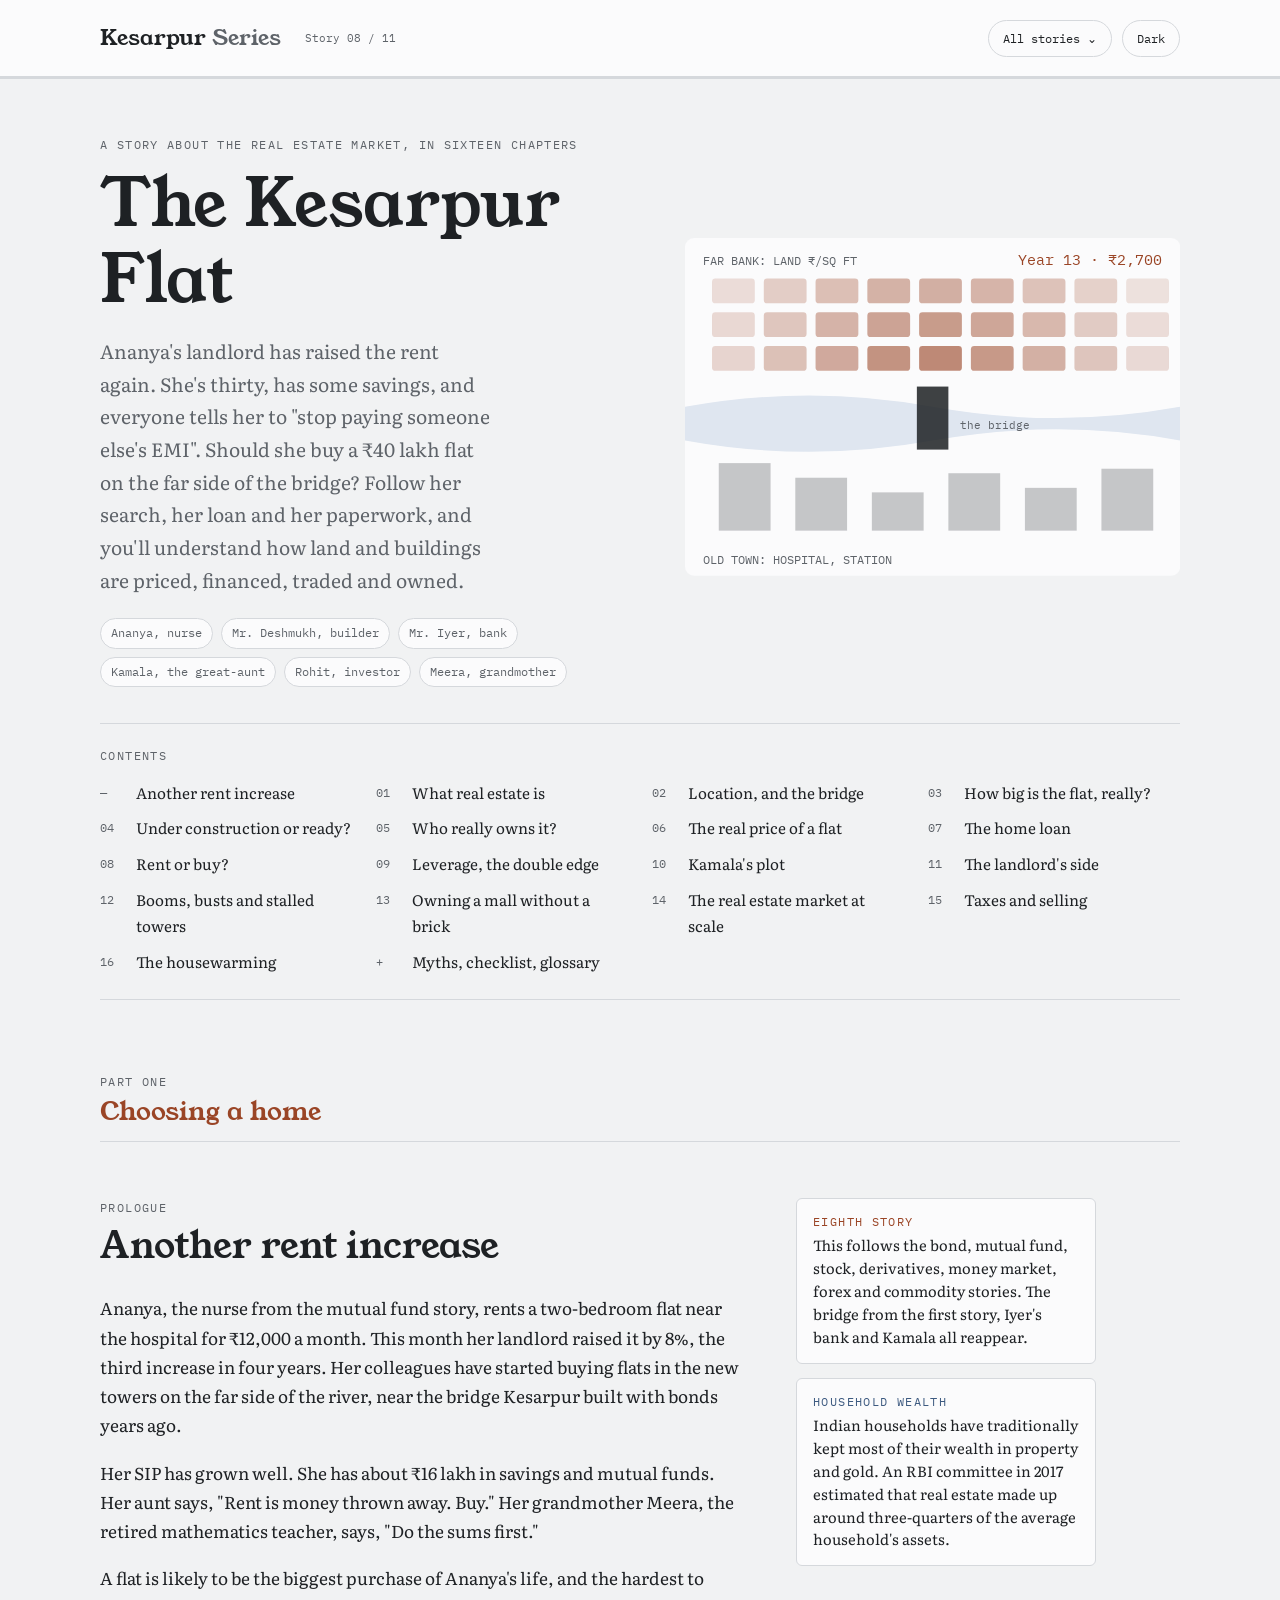
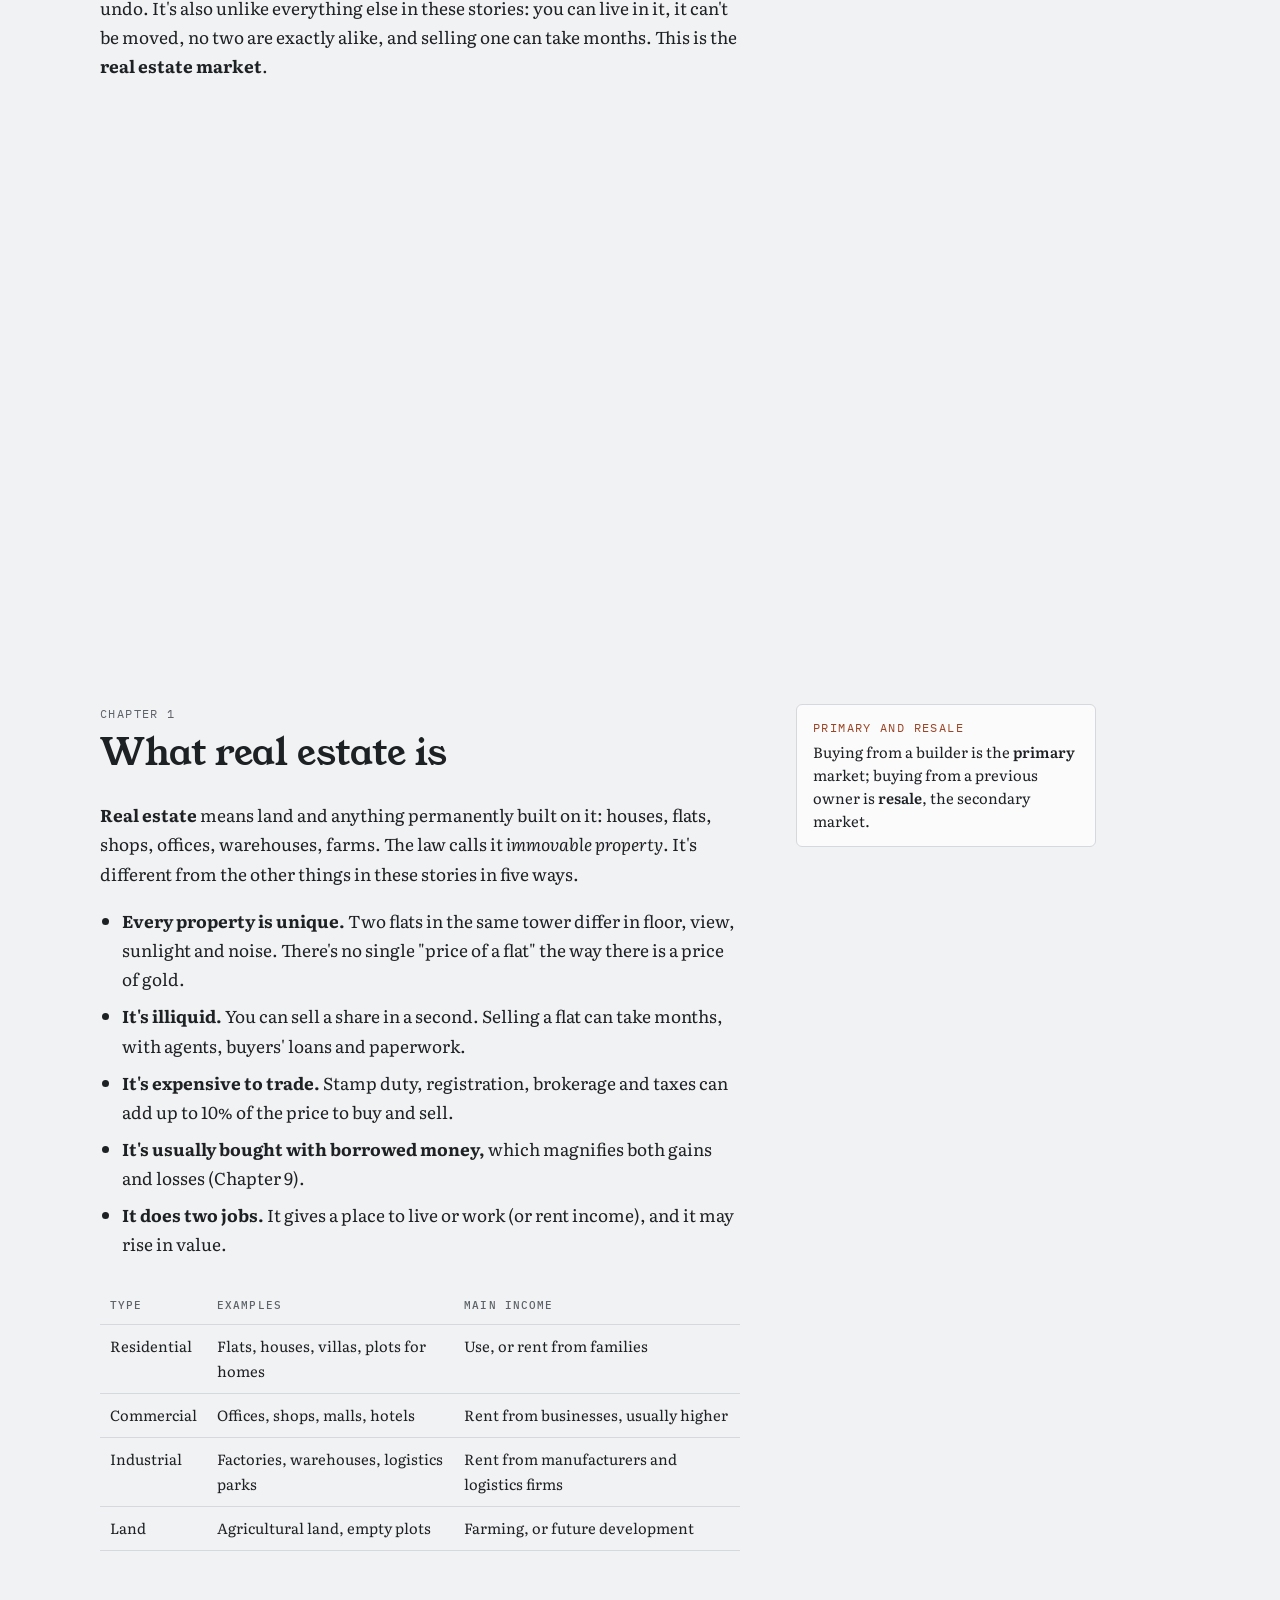
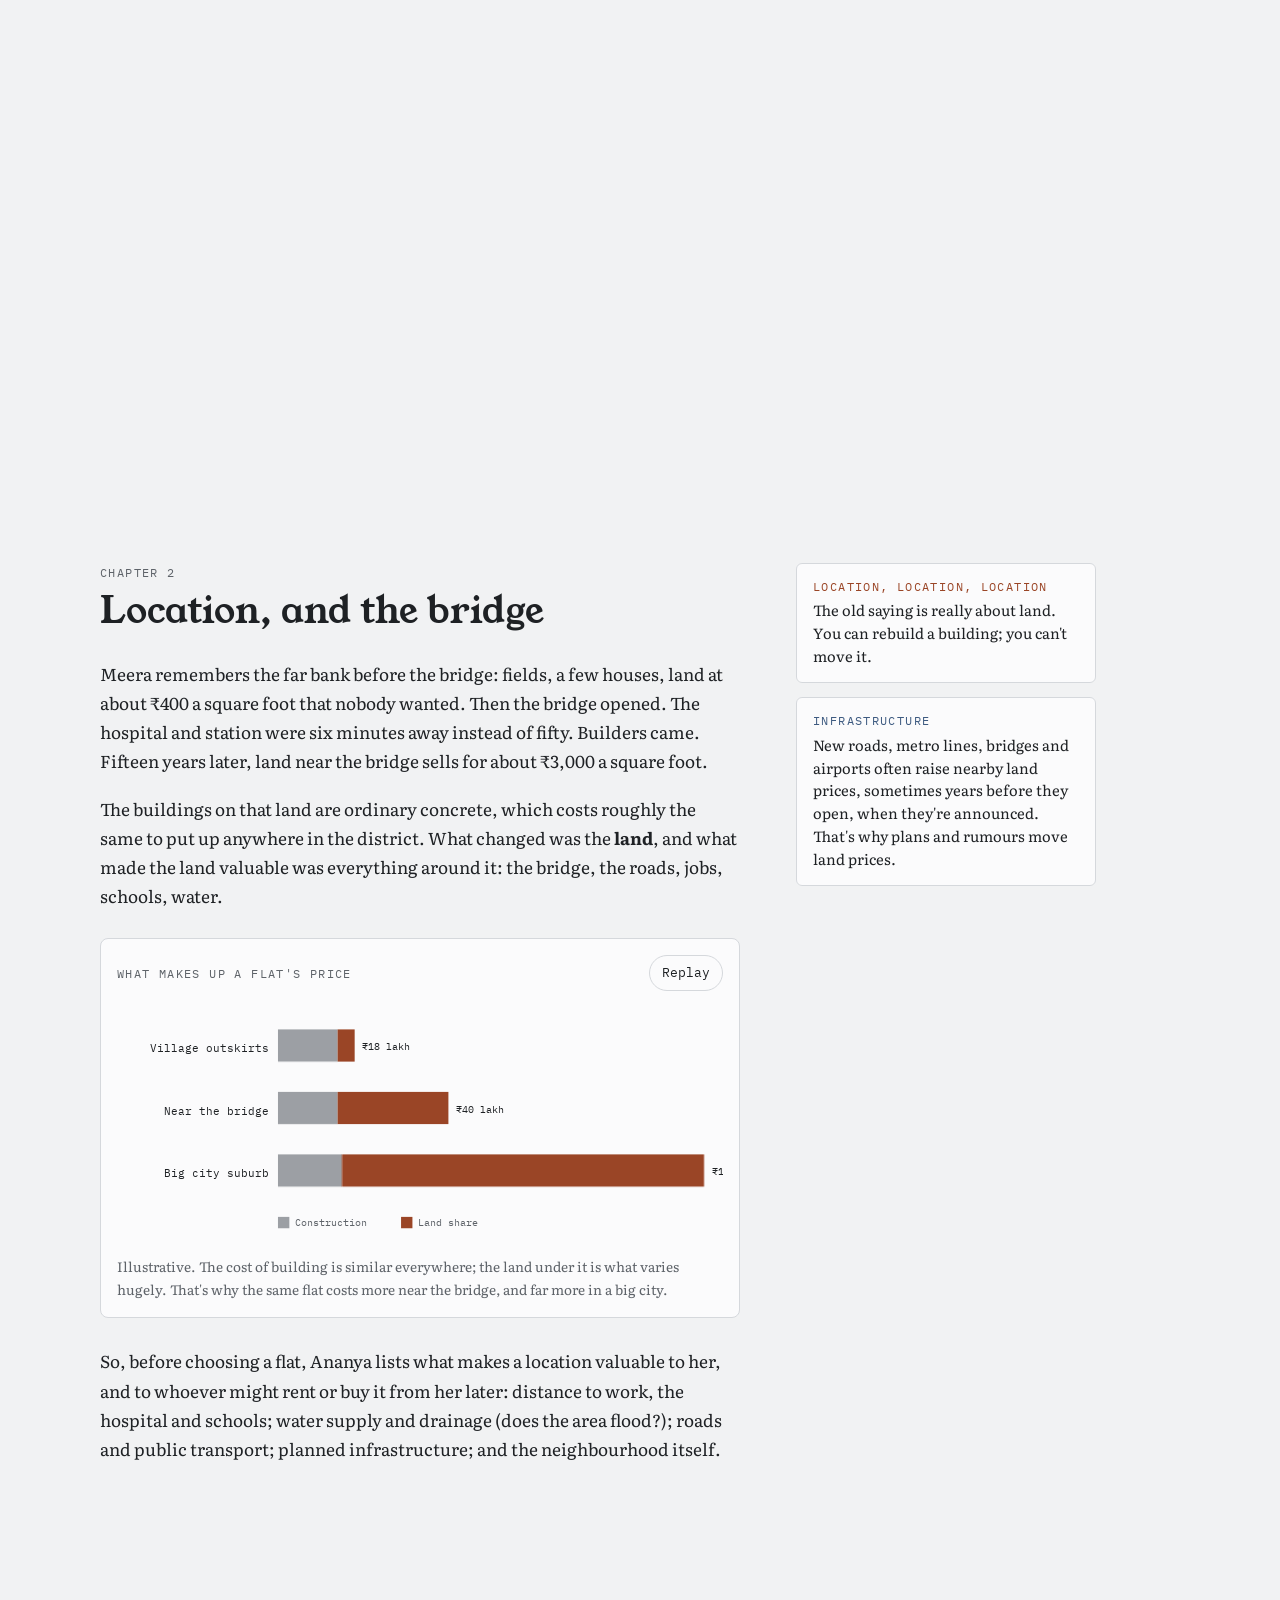
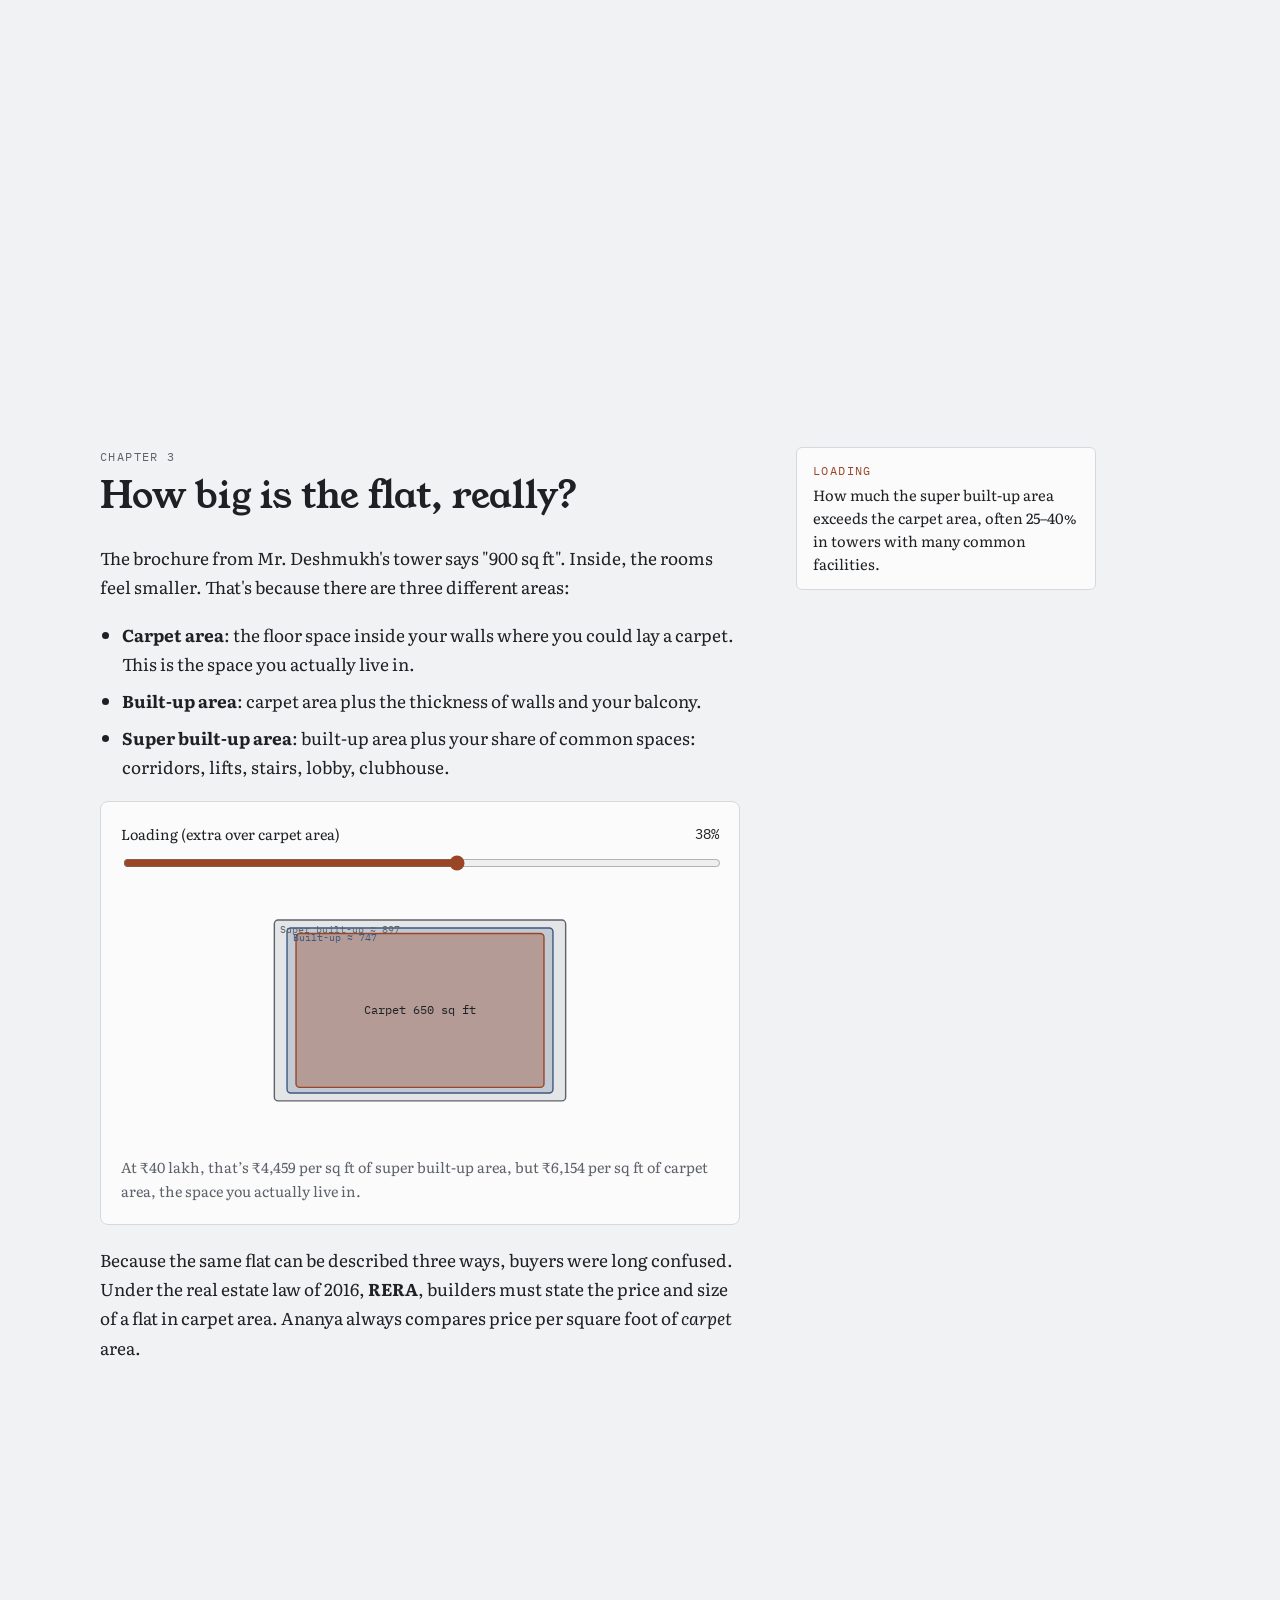
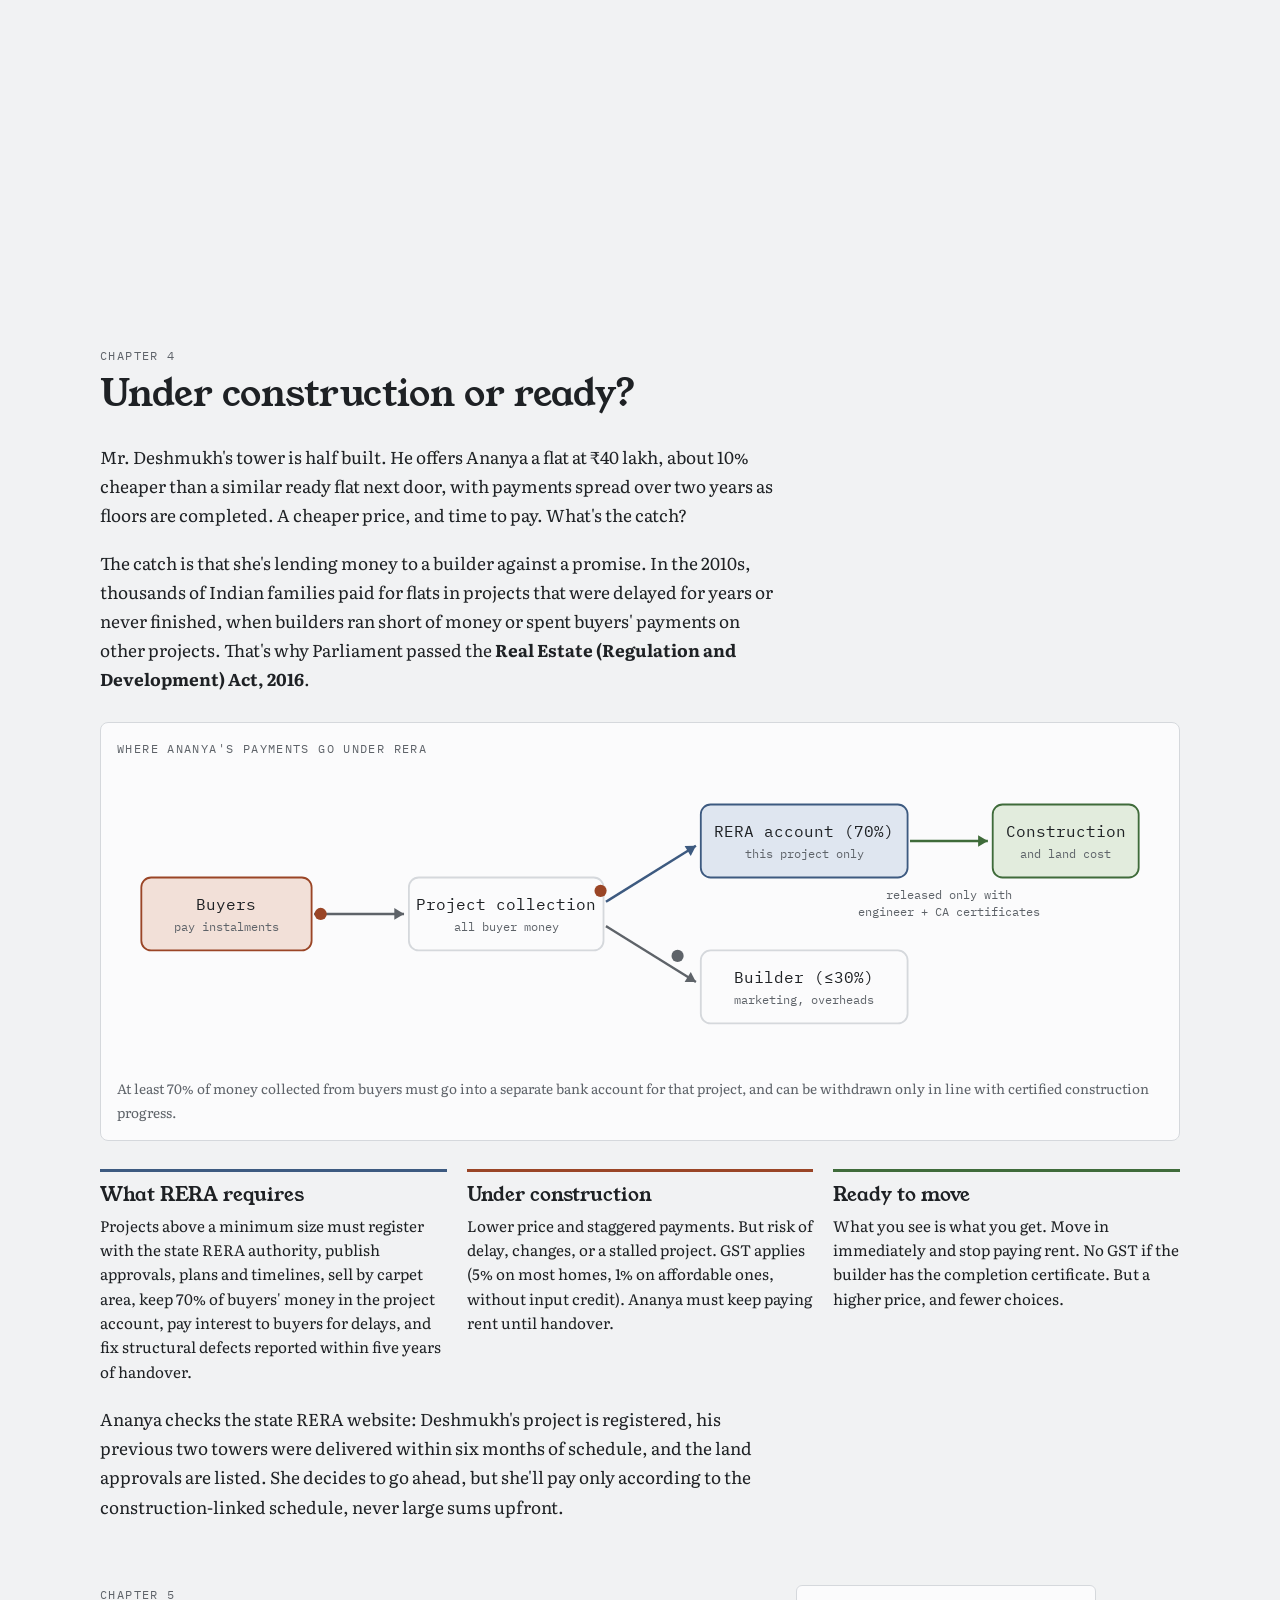
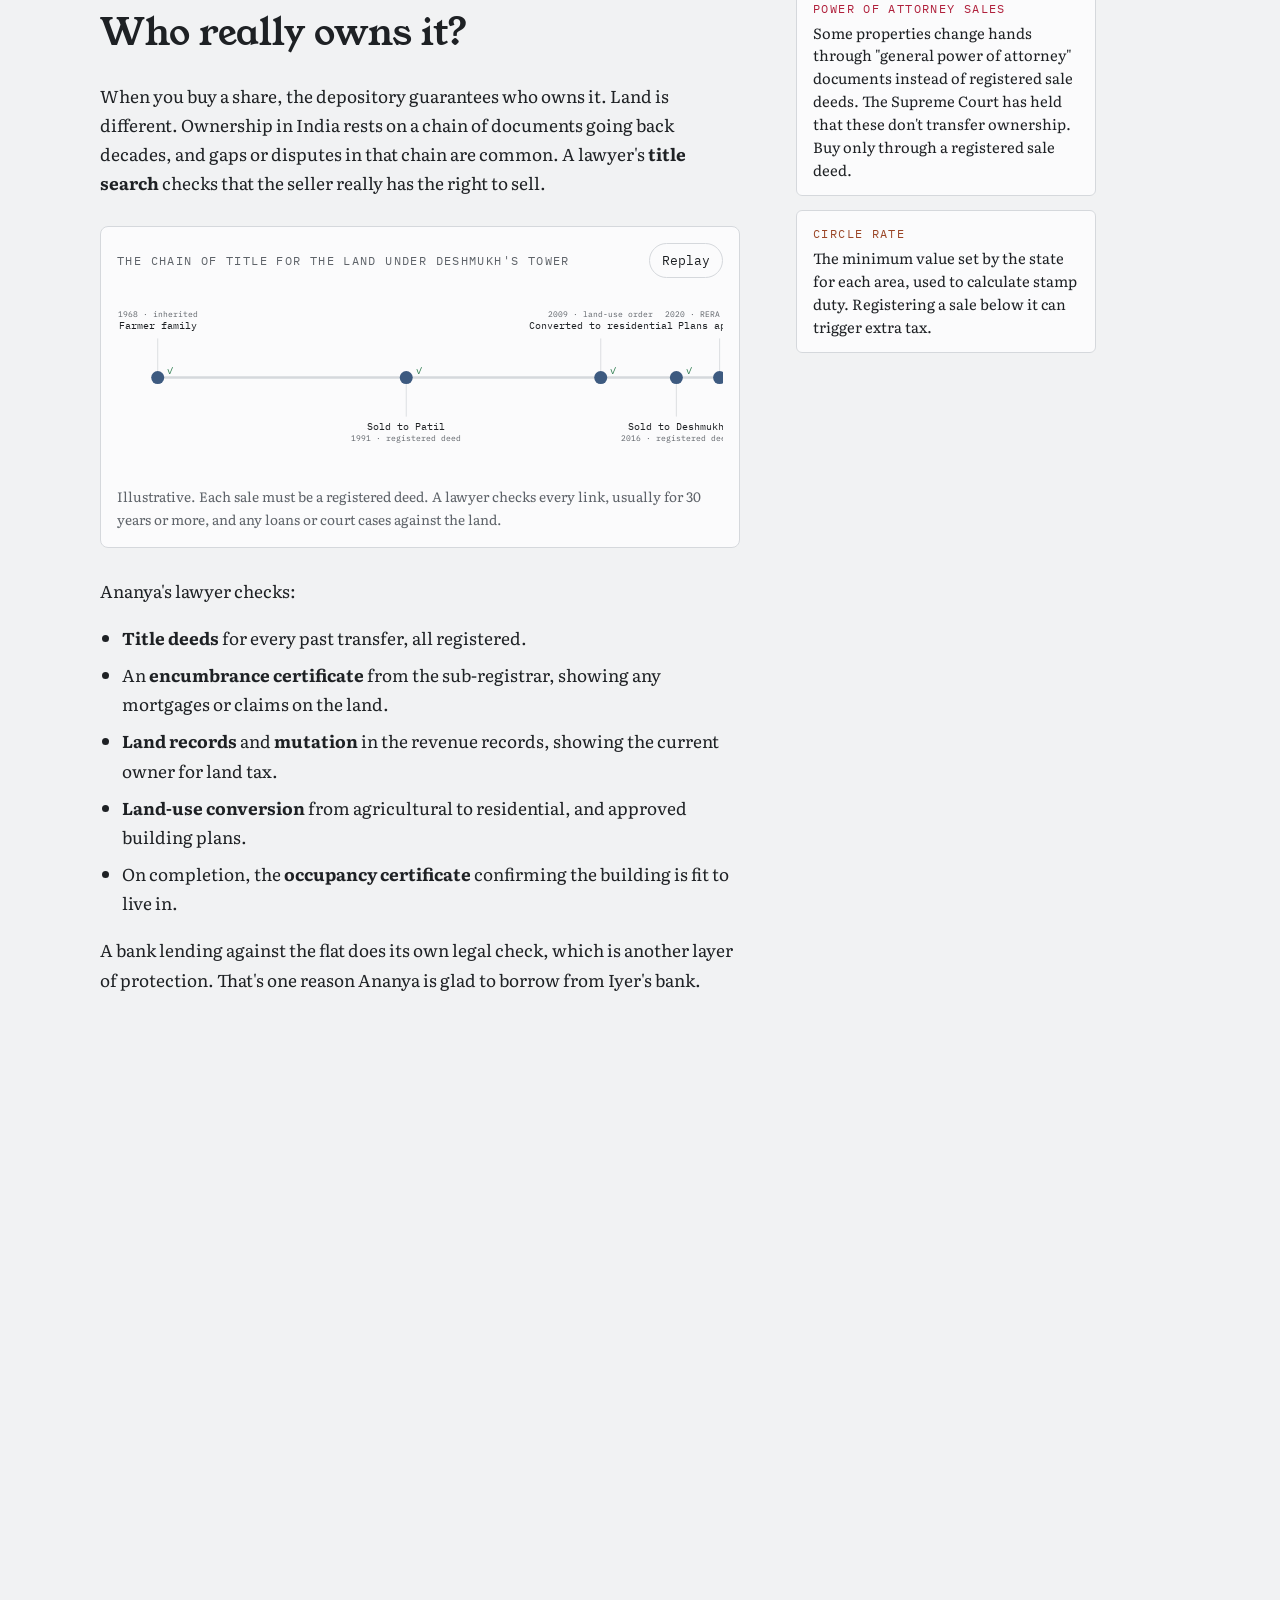
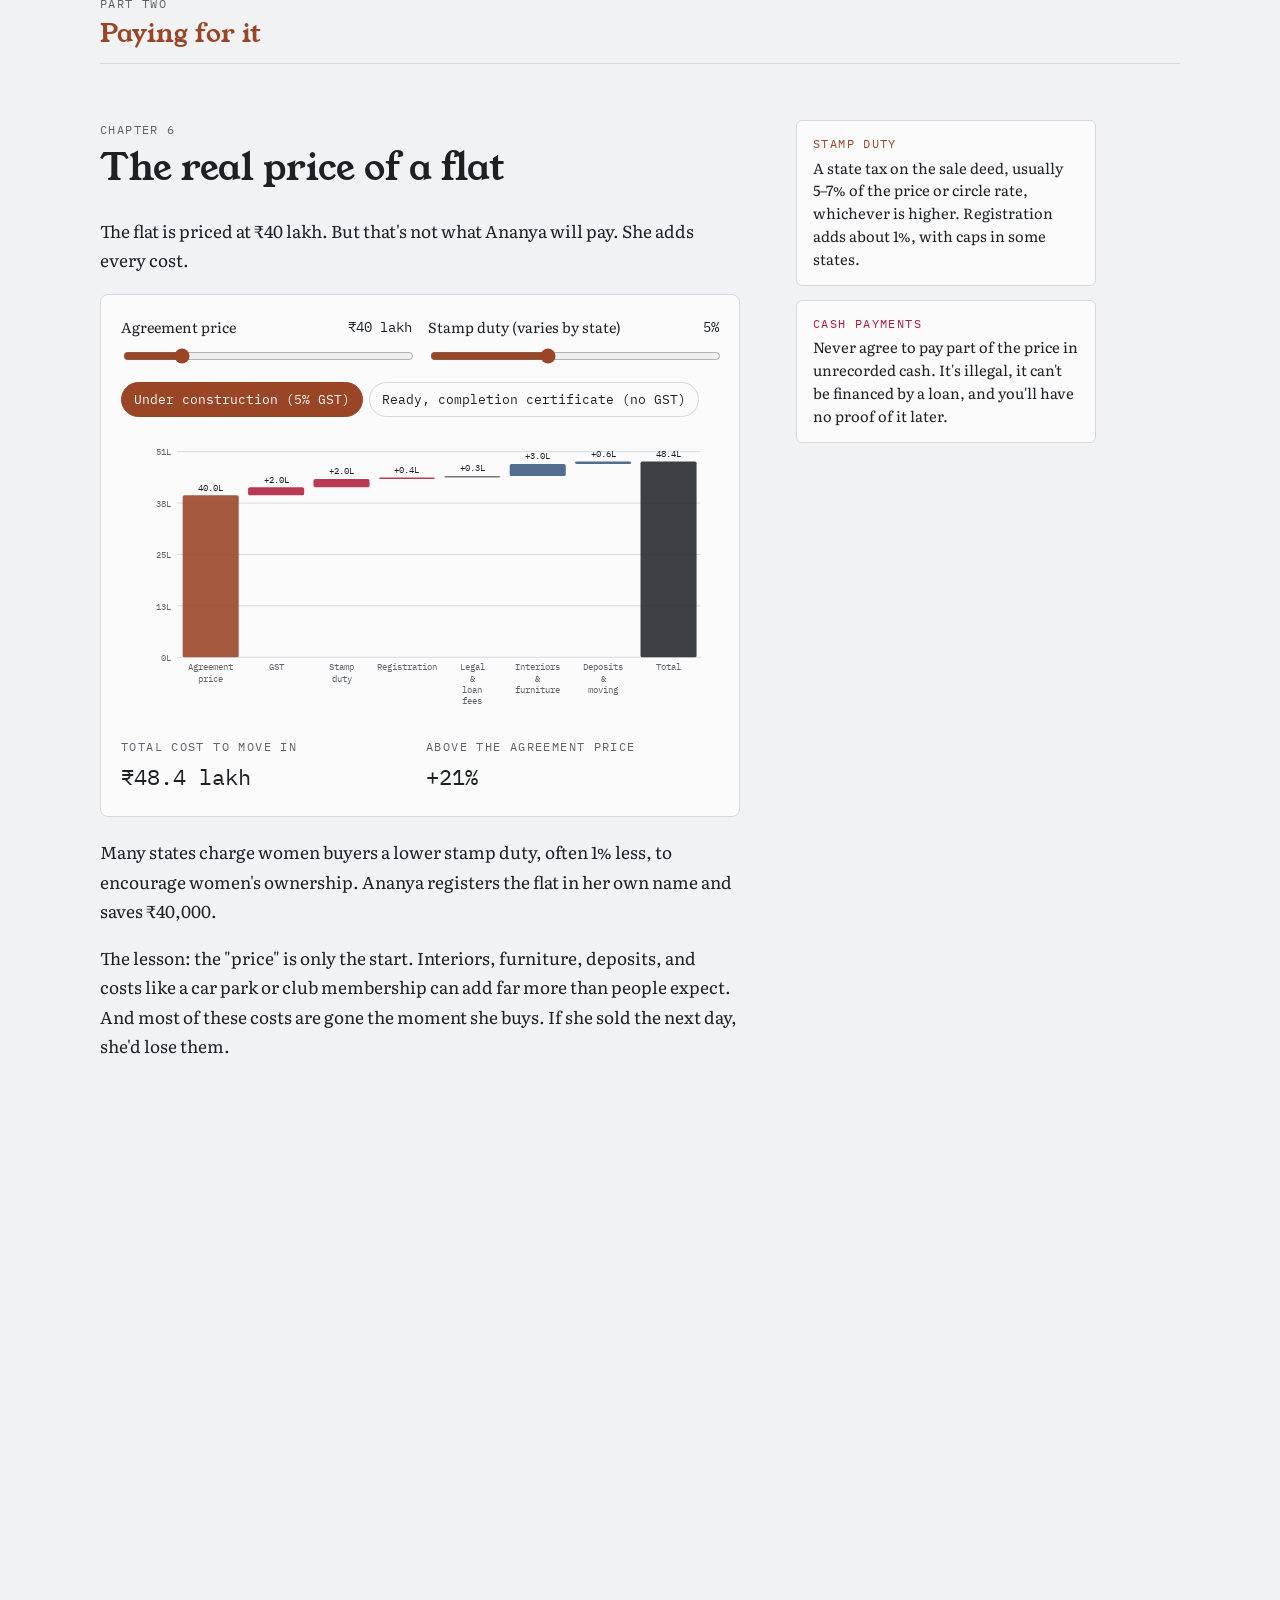
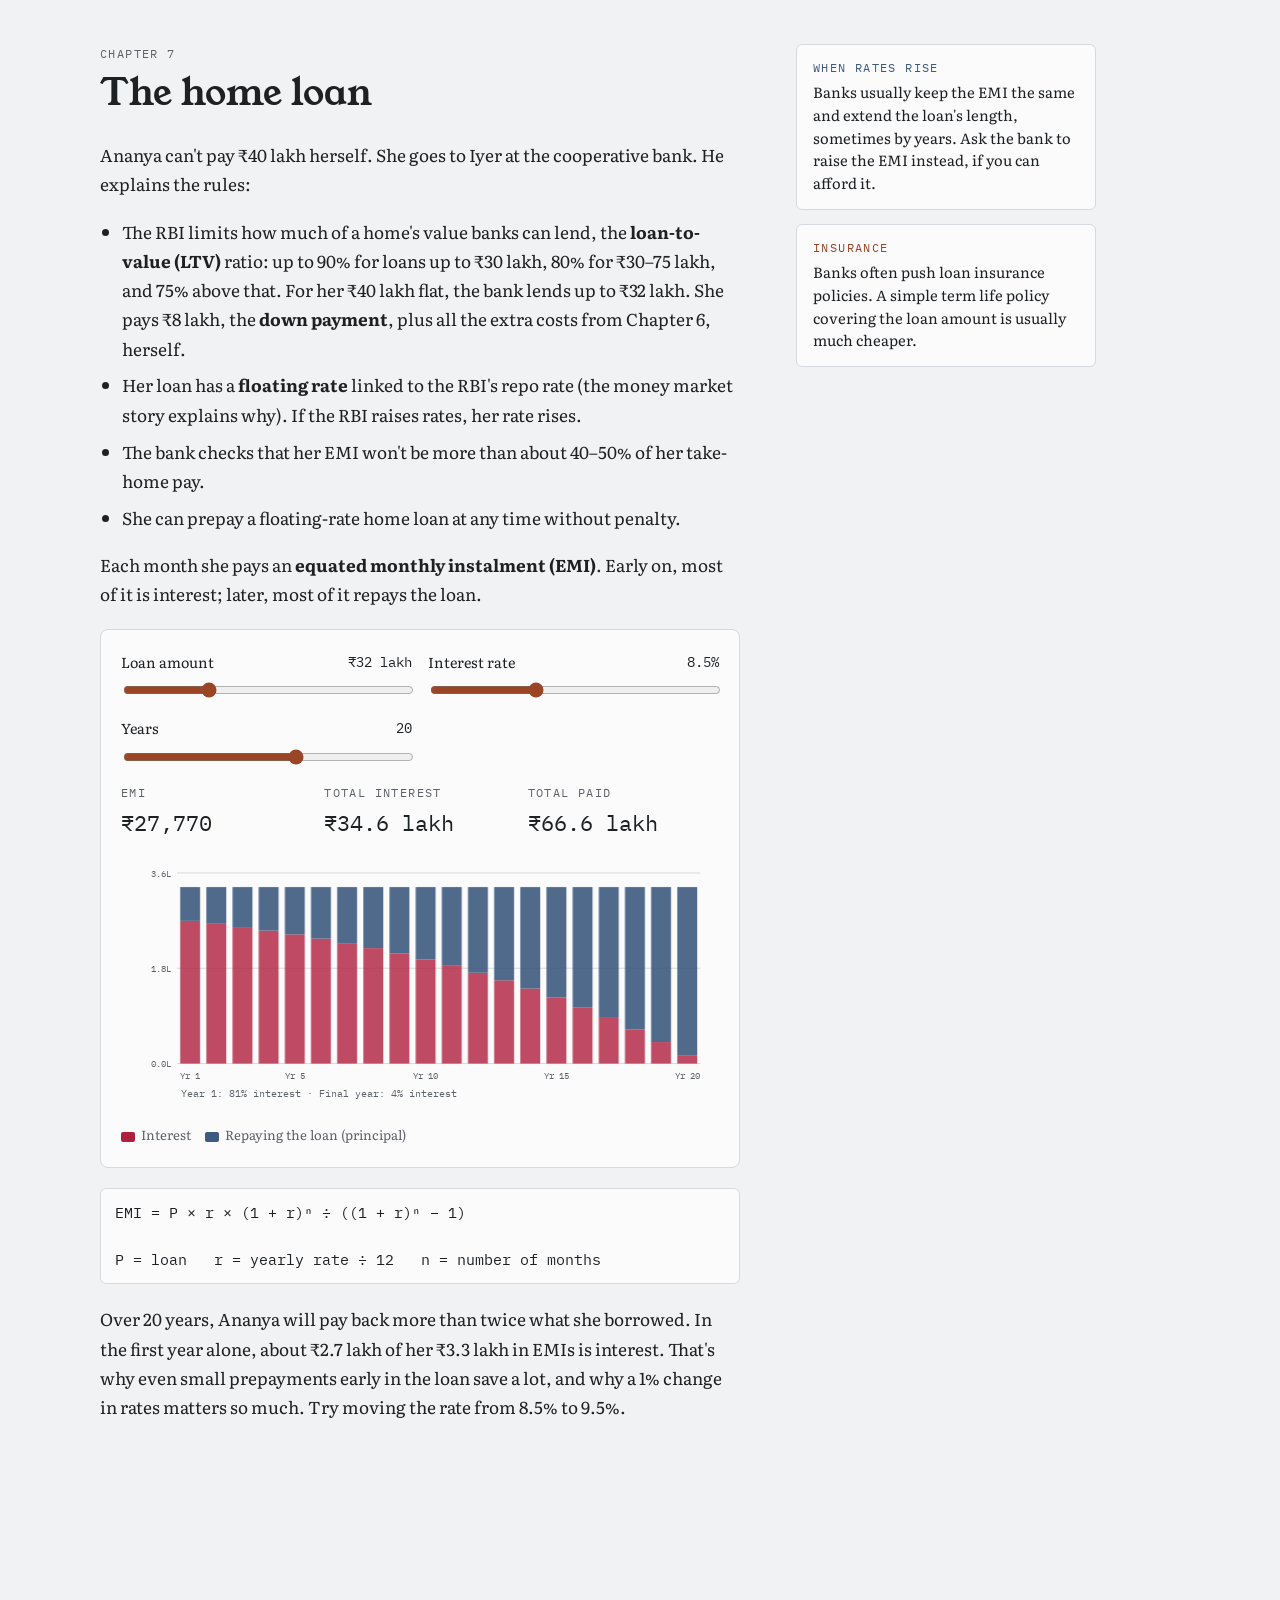
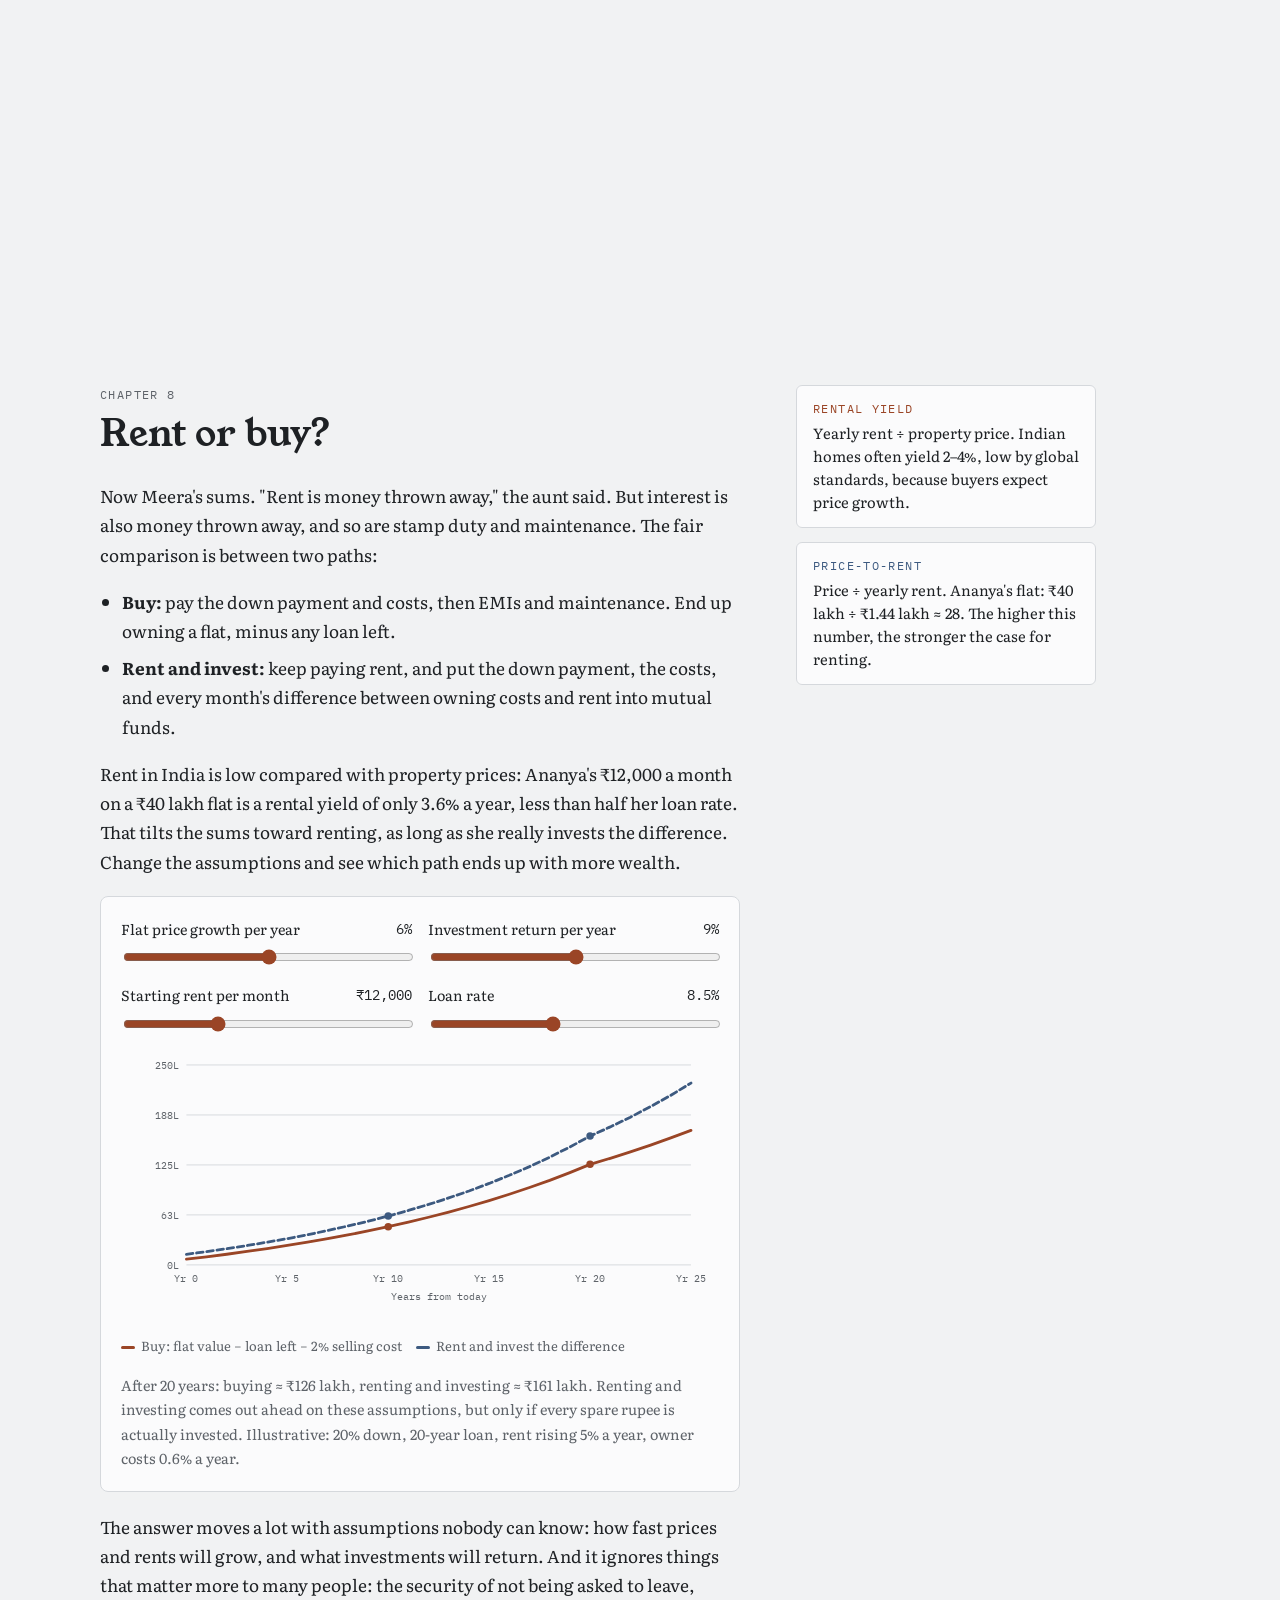
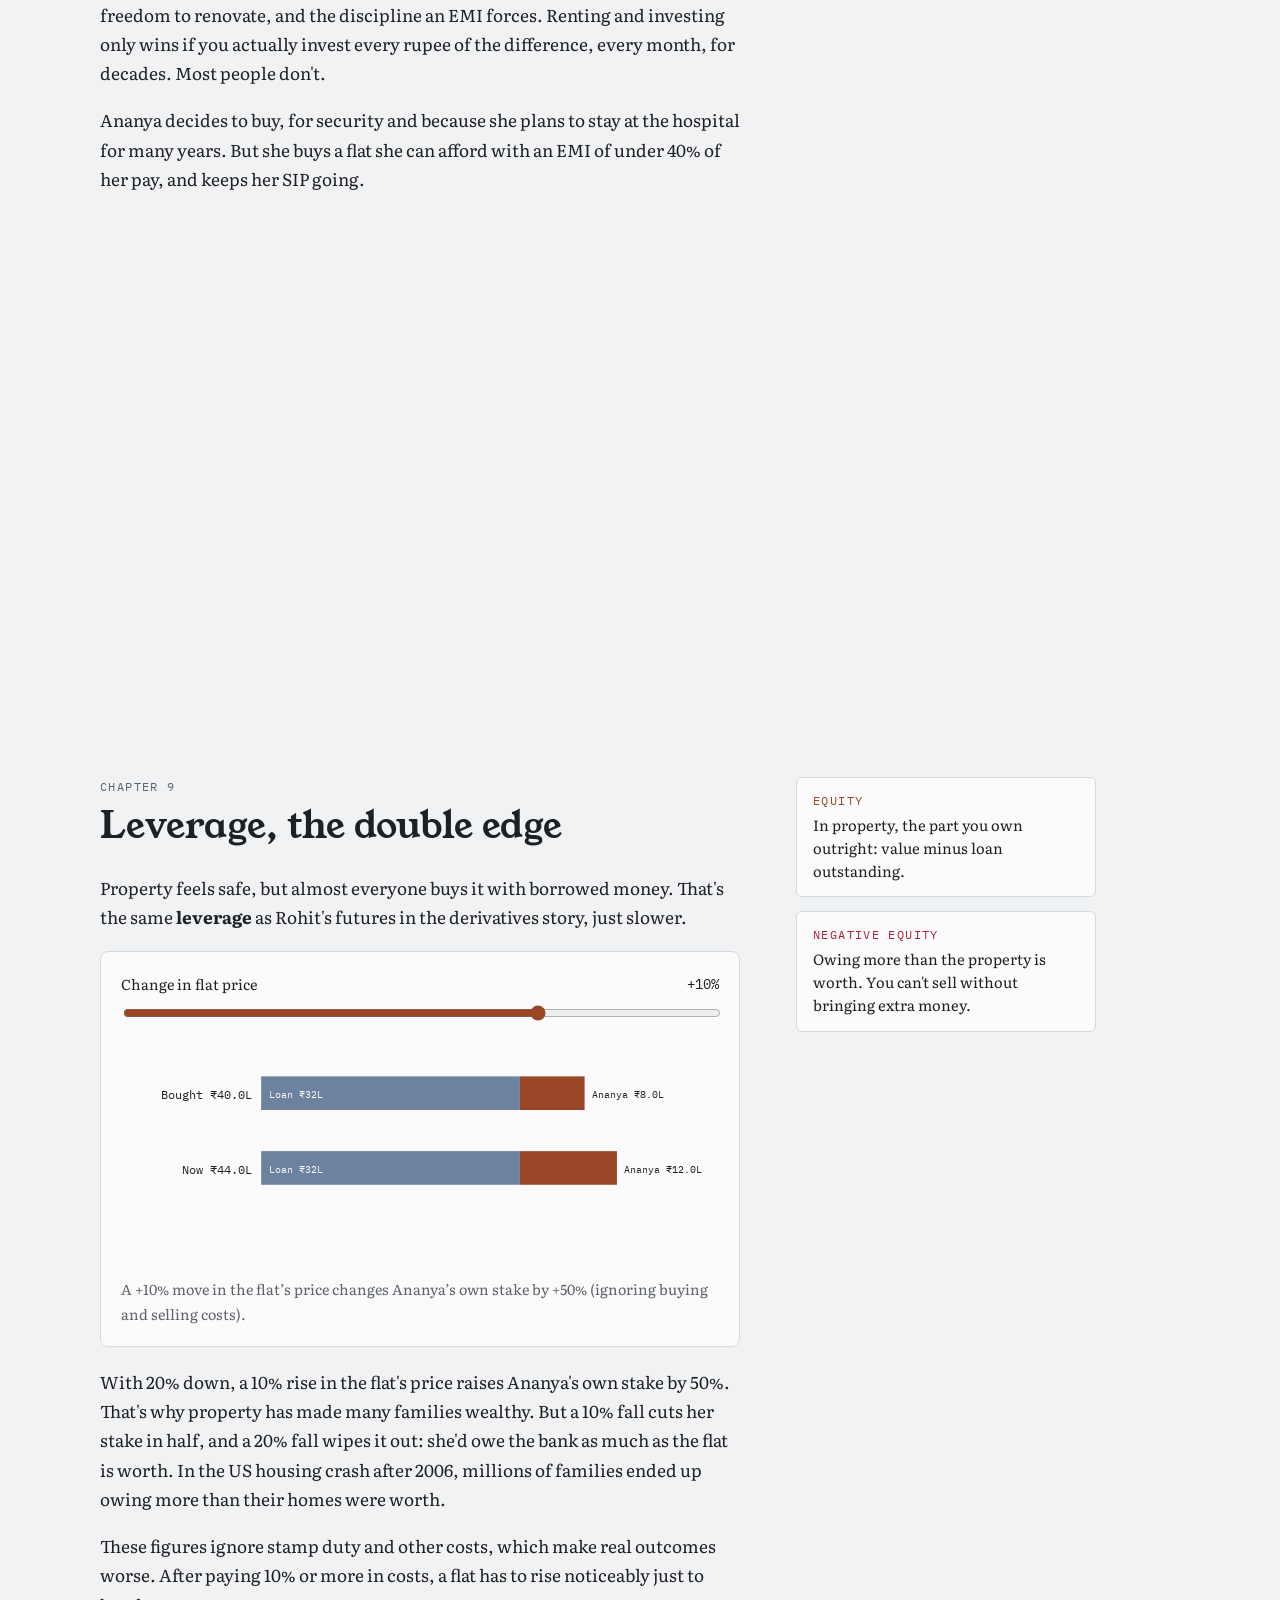
<file: flat.html>
<!doctype html><html lang="en"><head><meta charset=utf8><meta name=viewport content="width=device-width,initial-scale=1,viewport-fit=cover"><style>:root{color-scheme:light;box-sizing:border-box;padding-top:env(safe-area-inset-top,0px);padding-bottom:env(safe-area-inset-bottom,0px)}html{scroll-padding-top:env(safe-area-inset-top,0px)}body{margin:0;padding:0;font:14px -apple-system,BlinkMacSystemFont,sans-serif;background:#fff;color:#000}img{max-width:100%}[hidden]:not([hidden=until-found i]){display:none!important}</style><title>The Kesarpur Flat</title><meta name="claude:viewport-fit-sides" content="cover"><link rel="preconnect" href="https://fonts.googleapis.com"><link rel="preconnect" href="https://fonts.gstatic.com" crossorigin><link rel="stylesheet" href="https://fonts.googleapis.com/css2?family=Young+Serif&family=Literata:ital,opsz,wght@0,7..72,400;0,7..72,600;1,7..72,400&family=IBM+Plex+Mono:wght@400;500&display=swap"><link rel="stylesheet" href="series.css"><script>try{const t=localStorage.getItem("kesarpur-theme");if(t)document.documentElement.dataset.theme=t}catch(e){}</script></head><body><a class="ks-skip" href="#ks-content">Skip to content</a><div class="ks-header"><nav class="ks-nav" aria-label="Series navigation"><a class="ks-brand" href="index.html">Kesarpur <em>Series</em></a><span class="ks-position">Story 08 / 11</span><div class="ks-actions"><details class="ks-menu"><summary>All stories <span aria-hidden="true">⌄</span></summary><div class="ks-menu-panel"><a href="index.html">Series overview</a><a href="bridge-bond.html"><span>01</span> The Bridge Bond</a><a href="common-pot.html"><span>02</span> The Common Pot</a><a href="pickle-share.html"><span>03</span> The Pickle Share</a><a href="mango-contract.html"><span>04</span> The Mango Contract</a><a href="overnight-loan.html"><span>05</span> The Overnight Loan</a><a href="remittance.html"><span>06</span> The Remittance</a><a href="warehouse.html"><span>07</span> The Warehouse</a><a href="flat.html" aria-current="page"><span>08</span> The Flat</a><a href="ledger.html"><span>09</span> The Ledger</a><a href="safety-net.html"><span>10</span> The Safety Net</a><a href="cold-chain.html"><span>11</span> The Cold Chain</a></div></details><button id="ks-theme" type="button" aria-label="Switch colour theme">Theme</button></div></nav><div class="ks-reading"><i id="ks-progress"></i></div></div><div id="ks-content" tabindex="-1"></div>





<style>
/* Layout: eighth story in the Kesarpur series. Storybook column with a ledger margin; wide interludes and animated diagrams. Cool concrete-grey ground, brick accent for buildings, slate-blue for loans and money; green/crimson reserved for gain/loss. */
:root{
  --bg:#F1F2F3; --paper:#FBFBFC; --ink:#1E2124; --muted:#5E6369; --rule:#D5D8DC;
  --acc:#9A4526; --acc-soft:#F2E0D8; --slate:#3D5A80; --slate-soft:#DFE6F0; --leaf:#3F6B3A; --leaf-soft:#E2ECDD;
  --up:#2E7D4F; --up-soft:#DDEFE3; --down:#B0203C; --down-soft:#F6DCE1;
  --display:"Young Serif",Georgia,"Times New Roman",serif;
  --body:"Literata",Georgia,"Times New Roman",serif;
  --mono:"IBM Plex Mono",ui-monospace,Menlo,Consolas,monospace;
}
@media (prefers-color-scheme:dark){:root:not([data-theme="light"]){
  --bg:#121417; --paper:#1A1D21; --ink:#E7EAEE; --muted:#A1A7AE; --rule:#30353B;
  --acc:#E99A78; --acc-soft:#3A241B; --slate:#9DB7DD; --slate-soft:#1E2A3B; --leaf:#9CC994; --leaf-soft:#1F2D1C;
  --up:#7CD39E; --up-soft:#1B3325; --down:#F38C9E; --down-soft:#401C24; color-scheme:dark}}
:root[data-theme="dark"]{
  --bg:#121417; --paper:#1A1D21; --ink:#E7EAEE; --muted:#A1A7AE; --rule:#30353B;
  --acc:#E99A78; --acc-soft:#3A241B; --slate:#9DB7DD; --slate-soft:#1E2A3B; --leaf:#9CC994; --leaf-soft:#1F2D1C;
  --up:#7CD39E; --up-soft:#1B3325; --down:#F38C9E; --down-soft:#401C24; color-scheme:dark}

*{box-sizing:border-box}
html{scroll-behavior:smooth}
body{background:var(--bg);color:var(--ink);font-family:var(--body);font-size:1.075rem;line-height:1.7;
  padding-left:max(16px,env(safe-area-inset-left,0px));padding-right:max(16px,env(safe-area-inset-right,0px))}
.wrap{max-width:1080px;margin:0 auto;padding-block:48px 96px}
h1,h2,h3{font-family:var(--display);font-weight:400;text-wrap:balance;line-height:1.15;margin:0}
p{margin:0}
ul,ol{margin:0;padding-left:1.25em;display:flex;flex-direction:column;gap:.45em}
.num,.mono{font-family:var(--mono);font-variant-numeric:tabular-nums}
.label{font-family:var(--mono);font-size:.72rem;letter-spacing:.12em;text-transform:uppercase;color:var(--muted)}
a{color:var(--acc)}
:focus-visible{outline:2px solid var(--acc);outline-offset:3px}
h3.sub-h{font-size:1.35rem;margin-top:.7em}
.up{color:var(--up)} .down{color:var(--down)}

.hero{display:grid;grid-template-columns:1.1fr 1fr;gap:40px;align-items:center;padding-bottom:36px}
.hero h1{font-size:clamp(2.4rem,6vw,4.1rem);margin-top:10px}
.hero .lede{margin-top:18px;font-size:1.2rem;color:var(--muted);max-width:36ch}
.hero .cast{margin-top:22px;display:flex;flex-wrap:wrap;gap:8px}
.chip{font-family:var(--mono);font-size:.75rem;padding:4px 10px;border:1px solid var(--rule);border-radius:999px;color:var(--muted);background:var(--paper)}
.hero svg{width:100%;height:auto;display:block}

.toc{border-block:1px solid var(--rule);padding-block:22px;display:flex;flex-direction:column;gap:12px}
.toc ol{list-style:none;padding:0;display:grid;grid-template-columns:repeat(auto-fill,minmax(230px,1fr));gap:6px 24px}
.toc a{text-decoration:none;color:var(--ink);display:flex;gap:10px;font-size:.95rem;padding-block:2px}
.toc a span{font-family:var(--mono);font-size:.75rem;color:var(--muted);min-width:2.2em;padding-top:3px}
.toc a:hover{color:var(--acc)}
.part{padding-top:72px;display:flex;flex-direction:column;gap:6px;border-bottom:1px solid var(--rule);padding-bottom:14px}
.part h2{font-size:clamp(1.3rem,2.6vw,1.6rem);color:var(--acc)}

.chapter{display:grid;grid-template-columns:minmax(0,640px) minmax(0,300px);gap:20px 56px;padding-block:56px 8px;scroll-margin-top:16px}
.chapter > *{grid-column:1}
.chapter > aside{grid-column:2;grid-row:1 / span 30}
.chapter > header{grid-row:1}
.chapter header{display:flex;flex-direction:column;gap:8px;margin-bottom:6px}
.chapter h2{font-size:clamp(1.7rem,3.6vw,2.3rem)}
.chapter.wide{grid-template-columns:minmax(0,1fr)}
.chapter.wide > *{grid-column:1}
.chapter.wide .prose{max-width:68ch}
.prose{display:flex;flex-direction:column;gap:1.05em}
.say{border-left:2px solid var(--rule);padding-left:16px;font-style:italic}
.say b{font-style:normal;font-weight:600;font-family:var(--mono);font-size:.78rem;letter-spacing:.06em;text-transform:uppercase;color:var(--muted);display:block}
.formula{font-family:var(--mono);font-size:.92rem;background:var(--paper);border:1px solid var(--rule);border-radius:6px;padding:12px 14px;overflow-x:auto;white-space:pre;line-height:1.6}

aside{display:flex;flex-direction:column;gap:14px;align-self:start}
.note{background:var(--paper);border:1px solid var(--rule);border-radius:6px;padding:14px 16px;font-size:.92rem;line-height:1.55}
.note .label{display:block;margin-bottom:4px;color:var(--acc)}
.note.slate .label{color:var(--slate)}
.note.risk .label{color:var(--down)}
.note dfn{font-style:normal;font-weight:600}

figure{margin:8px 0;display:flex;flex-direction:column;gap:10px}
figcaption{font-size:.85rem;color:var(--muted)}
.scroll{overflow-x:auto}
svg text{font-family:var(--mono)}
.fig-card{background:var(--paper);border:1px solid var(--rule);border-radius:8px;padding:16px;display:flex;flex-direction:column;gap:10px}
.fig-head{display:flex;justify-content:space-between;align-items:center;gap:10px;flex-wrap:wrap}
.legend{display:flex;flex-wrap:wrap;gap:14px;font-size:.82rem;color:var(--muted)}
.legend i{display:inline-block;width:14px;height:3px;border-radius:2px;margin-right:6px;vertical-align:middle}

table{border-collapse:collapse;width:100%;font-size:.92rem}
th,td{text-align:left;padding:9px 10px;border-bottom:1px solid var(--rule);vertical-align:top}
th{font-family:var(--mono);font-size:.7rem;letter-spacing:.1em;text-transform:uppercase;color:var(--muted);font-weight:500}
td.num,th.num{text-align:right;font-family:var(--mono);font-variant-numeric:tabular-nums}
tr.total td{border-top:2px solid var(--ink);font-weight:600}
tr.hl td{background:var(--acc-soft)}

.panel{background:var(--paper);border:1px solid var(--rule);border-radius:8px;padding:20px;display:flex;flex-direction:column;gap:16px}
.controls{display:grid;grid-template-columns:repeat(auto-fit,minmax(200px,1fr));gap:16px}
.ctrl{display:flex;flex-direction:column;gap:6px}
.ctrl label{display:flex;justify-content:space-between;gap:8px;font-size:.9rem}
.ctrl output{font-family:var(--mono)}
input[type=range]{width:100%;accent-color:var(--acc)}
.readout{display:grid;grid-template-columns:repeat(auto-fit,minmax(150px,1fr));gap:12px}
.readout div{display:flex;flex-direction:column;gap:2px}
.readout .big{font-family:var(--mono);font-size:1.4rem;font-variant-numeric:tabular-nums}
.seg{display:flex;flex-wrap:wrap;gap:6px}
.seg button{font:inherit;font-family:var(--mono);font-size:.8rem;padding:6px 12px;border-radius:999px;border:1px solid var(--rule);background:transparent;color:var(--ink);cursor:pointer}
.seg button[aria-pressed="true"]{background:var(--acc);border-color:var(--acc);color:var(--paper)}

.cols{display:grid;grid-template-columns:repeat(auto-fit,minmax(260px,1fr));gap:20px}
.col{display:flex;flex-direction:column;gap:8px;font-size:.95rem;line-height:1.6;min-width:0;border-top:3px solid var(--acc);padding-top:12px}
.col.s{border-color:var(--slate)} .col.l{border-color:var(--leaf)} .col.d{border-color:var(--down)} .col.m{border-color:var(--muted)}
.col h3{font-size:1.2rem}
.risks{display:flex;flex-direction:column}
.risk-row{display:grid;grid-template-columns:170px minmax(0,1fr);gap:16px;padding-block:12px;border-bottom:1px solid var(--rule);font-size:.95rem}
.risk-row strong{font-family:var(--display);font-weight:400;font-size:1.05rem;color:var(--down)}

.myths{display:grid;grid-template-columns:repeat(auto-fit,minmax(280px,1fr));gap:16px}
.myth{background:var(--paper);border:1px solid var(--rule);border-radius:6px;padding:16px;display:flex;flex-direction:column;gap:8px;font-size:.94rem;line-height:1.6}
.myth .m{font-family:var(--display);font-size:1.1rem;color:var(--down)}
.myth .m::before{content:"Myth  ";font-family:var(--mono);font-size:.68rem;letter-spacing:.12em;text-transform:uppercase;color:var(--muted)}
.gloss{display:grid;grid-template-columns:repeat(auto-fit,minmax(300px,1fr));gap:4px 32px;margin:0}
.gloss div{padding-block:10px;border-bottom:1px solid var(--rule);font-size:.93rem;line-height:1.55}
.gloss dt{font-weight:600}
.gloss dd{margin:2px 0 0;color:var(--muted)}
.check{list-style:none;padding:0;display:grid;grid-template-columns:repeat(auto-fit,minmax(300px,1fr));gap:10px 28px}
.check li{display:grid;grid-template-columns:22px minmax(0,1fr);gap:8px;font-size:.95rem}
.check li::before{content:"";width:14px;height:14px;border:1.5px solid var(--acc);border-radius:3px;margin-top:6px}
.recap{padding-block:64px 0;display:flex;flex-direction:column;gap:20px}
.disclaimer{font-size:.82rem;color:var(--muted);margin-top:28px;max-width:70ch}

.draw{stroke-dasharray:1000;stroke-dashoffset:1000;animation:draw 2.2s ease forwards}
@keyframes draw{to{stroke-dashoffset:0}}
@keyframes grow{from{transform:scaleY(0)}to{transform:scaleY(1)}}
@keyframes growx{from{transform:scaleX(0)}to{transform:scaleX(1)}}
.growy{animation:grow .9s ease both}
.growx{animation:growx .9s ease both}

@media (max-width:860px){
  .hero{grid-template-columns:1fr}
  .chapter{grid-template-columns:minmax(0,1fr)}
  .chapter > aside{grid-column:1;grid-row:auto}
  .risk-row{grid-template-columns:1fr;gap:2px}
}
@media (prefers-reduced-motion:reduce){*{transition:none!important;animation:none!important}html{scroll-behavior:auto}.draw{stroke-dashoffset:0!important}}
</style>

<div class="wrap">

<section class="hero">
  <div>
    <span class="label">A story about the real estate market, in sixteen chapters</span>
    <h1>The Kesarpur Flat</h1>
    <p class="lede">Ananya's landlord has raised the rent again. She's thirty, has some savings, and everyone tells her to "stop paying someone else's EMI". Should she buy a ₹40 lakh flat on the far side of the bridge? Follow her search, her loan and her paperwork, and you'll understand how land and buildings are priced, financed, traded and owned.</p>
    <div class="cast">
      <span class="chip">Ananya, nurse</span>
      <span class="chip">Mr. Deshmukh, builder</span>
      <span class="chip">Mr. Iyer, bank</span>
      <span class="chip">Kamala, the great-aunt</span>
      <span class="chip">Rohit, investor</span>
      <span class="chip">Meera, grandmother</span>
    </div>
  </div>
  <figure style="margin:0">
    <svg viewBox="0 0 440 300" role="img" aria-label="Animated map of Kesarpur: plots on the far side of the river near the new bridge darken as land values rise over fifteen years"><g id="hero"></g></svg>
  </figure>
</section>

<nav class="toc" aria-label="Contents">
  <span class="label">Contents</span>
  <ol>
    <li><a href="#prologue"><span>—</span>Another rent increase</a></li>
    <li><a href="#what"><span>01</span>What real estate is</a></li>
    <li><a href="#location"><span>02</span>Location, and the bridge</a></li>
    <li><a href="#area"><span>03</span>How big is the flat, really?</a></li>
    <li><a href="#construction"><span>04</span>Under construction or ready?</a></li>
    <li><a href="#title"><span>05</span>Who really owns it?</a></li>
    <li><a href="#cost"><span>06</span>The real price of a flat</a></li>
    <li><a href="#loan"><span>07</span>The home loan</a></li>
    <li><a href="#rentbuy"><span>08</span>Rent or buy?</a></li>
    <li><a href="#leverage"><span>09</span>Leverage, the double edge</a></li>
    <li><a href="#kamala"><span>10</span>Kamala's plot</a></li>
    <li><a href="#landlord"><span>11</span>The landlord's side</a></li>
    <li><a href="#cycle"><span>12</span>Booms, busts and stalled towers</a></li>
    <li><a href="#reit"><span>13</span>Owning a mall without a brick</a></li>
    <li><a href="#market"><span>14</span>The real estate market at scale</a></li>
    <li><a href="#tax"><span>15</span>Taxes and selling</a></li>
    <li><a href="#epilogue"><span>16</span>The housewarming</a></li>
    <li><a href="#myths"><span>+</span>Myths, checklist, glossary</a></li>
  </ol>
</nav>

<div class="part"><span class="label">Part one</span><h2>Choosing a home</h2></div>

<section class="chapter" id="prologue">
  <header><span class="label">Prologue</span><h2>Another rent increase</h2></header>
  <div class="prose">
    <p>Ananya, the nurse from the mutual fund story, rents a two-bedroom flat near the hospital for ₹12,000 a month. This month her landlord raised it by 8%, the third increase in four years. Her colleagues have started buying flats in the new towers on the far side of the river, near the bridge Kesarpur built with bonds years ago.</p>
    <p>Her SIP has grown well. She has about ₹16 lakh in savings and mutual funds. Her aunt says, "Rent is money thrown away. Buy." Her grandmother Meera, the retired mathematics teacher, says, "Do the sums first."</p>
    <p>A flat is likely to be the biggest purchase of Ananya's life, and the hardest to undo. It's also unlike everything else in these stories: you can live in it, it can't be moved, no two are exactly alike, and selling one can take months. This is the <strong>real estate market</strong>.</p>
  </div>
  <aside>
    <div class="note"><span class="label">Eighth story</span>This follows the bond, mutual fund, stock, derivatives, money market, forex and commodity stories. The bridge from the first story, Iyer's bank and Kamala all reappear.</div>
    <div class="note slate"><span class="label">Household wealth</span>Indian households have traditionally kept most of their wealth in property and gold. An RBI committee in 2017 estimated that real estate made up around three-quarters of the average household's assets.</div>
  </aside>
</section>

<section class="chapter" id="what">
  <header><span class="label">Chapter 1</span><h2>What real estate is</h2></header>
  <div class="prose">
    <p><strong>Real estate</strong> means land and anything permanently built on it: houses, flats, shops, offices, warehouses, farms. The law calls it <em>immovable property</em>. It's different from the other things in these stories in five ways.</p>
    <ul>
      <li><strong>Every property is unique.</strong> Two flats in the same tower differ in floor, view, sunlight and noise. There's no single "price of a flat" the way there is a price of gold.</li>
      <li><strong>It's illiquid.</strong> You can sell a share in a second. Selling a flat can take months, with agents, buyers' loans and paperwork.</li>
      <li><strong>It's expensive to trade.</strong> Stamp duty, registration, brokerage and taxes can add up to 10% of the price to buy and sell.</li>
      <li><strong>It's usually bought with borrowed money,</strong> which magnifies both gains and losses (Chapter 9).</li>
      <li><strong>It does two jobs.</strong> It gives a place to live or work (or rent income), and it may rise in value.</li>
    </ul>
  </div>
  <figure>
    <div class="scroll">
      <table>
        <thead><tr><th>Type</th><th>Examples</th><th>Main income</th></tr></thead>
        <tbody>
          <tr><td>Residential</td><td>Flats, houses, villas, plots for homes</td><td>Use, or rent from families</td></tr>
          <tr><td>Commercial</td><td>Offices, shops, malls, hotels</td><td>Rent from businesses, usually higher</td></tr>
          <tr><td>Industrial</td><td>Factories, warehouses, logistics parks</td><td>Rent from manufacturers and logistics firms</td></tr>
          <tr><td>Land</td><td>Agricultural land, empty plots</td><td>Farming, or future development</td></tr>
        </tbody>
      </table>
    </div>
  </figure>
  <aside>
    <div class="note"><span class="label">Primary and resale</span>Buying from a builder is the <dfn>primary</dfn> market; buying from a previous owner is <dfn>resale</dfn>, the secondary market.</div>
  </aside>
</section>

<section class="chapter" id="location">
  <header><span class="label">Chapter 2</span><h2>Location, and the bridge</h2></header>
  <div class="prose">
    <p>Meera remembers the far bank before the bridge: fields, a few houses, land at about ₹400 a square foot that nobody wanted. Then the bridge opened. The hospital and station were six minutes away instead of fifty. Builders came. Fifteen years later, land near the bridge sells for about ₹3,000 a square foot.</p>
    <p>The buildings on that land are ordinary concrete, which costs roughly the same to put up anywhere in the district. What changed was the <strong>land</strong>, and what made the land valuable was everything around it: the bridge, the roads, jobs, schools, water.</p>
  </div>
  <figure class="fig-card">
    <div class="fig-head"><span class="label">What makes up a flat's price</span><div class="seg"><button type="button" id="land-replay">Replay</button></div></div>
    <div class="scroll"><svg viewBox="0 0 640 250" width="100%" style="min-width:480px" role="img" aria-label="Bars comparing the same flat in three locations, showing construction cost roughly constant while the land share varies"><g id="landshare"></g></svg></div>
    <figcaption>Illustrative. The cost of building is similar everywhere; the land under it is what varies hugely. That's why the same flat costs more near the bridge, and far more in a big city.</figcaption>
  </figure>
  <div class="prose">
    <p>So, before choosing a flat, Ananya lists what makes a location valuable to her, and to whoever might rent or buy it from her later: distance to work, the hospital and schools; water supply and drainage (does the area flood?); roads and public transport; planned infrastructure; and the neighbourhood itself.</p>
  </div>
  <aside>
    <div class="note"><span class="label">Location, location, location</span>The old saying is really about land. You can rebuild a building; you can't move it.</div>
    <div class="note slate"><span class="label">Infrastructure</span>New roads, metro lines, bridges and airports often raise nearby land prices, sometimes years before they open, when they're announced. That's why plans and rumours move land prices.</div>
  </aside>
</section>

<section class="chapter" id="area">
  <header><span class="label">Chapter 3</span><h2>How big is the flat, really?</h2></header>
  <div class="prose">
    <p>The brochure from Mr. Deshmukh's tower says "900 sq ft". Inside, the rooms feel smaller. That's because there are three different areas:</p>
    <ul>
      <li><strong>Carpet area</strong>: the floor space inside your walls where you could lay a carpet. This is the space you actually live in.</li>
      <li><strong>Built-up area</strong>: carpet area plus the thickness of walls and your balcony.</li>
      <li><strong>Super built-up area</strong>: built-up area plus your share of common spaces: corridors, lifts, stairs, lobby, clubhouse.</li>
    </ul>
  </div>
  <div class="panel">
    <div class="ctrl"><label for="load">Loading (extra over carpet area) <output id="load-out">38%</output></label><input id="load" type="range" min="10" max="60" step="1" value="38"></div>
    <div class="scroll"><svg viewBox="0 0 640 260" width="100%" style="min-width:460px" role="img" aria-label="Nested rectangles showing carpet, built-up and super built-up areas"><g id="areas"></g></svg></div>
    <p style="font-size:.9rem;color:var(--muted)" id="area-note"></p>
  </div>
  <div class="prose">
    <p>Because the same flat can be described three ways, buyers were long confused. Under the real estate law of 2016, <strong>RERA</strong>, builders must state the price and size of a flat in carpet area. Ananya always compares price per square foot of <em>carpet</em> area.</p>
  </div>
  <aside>
    <div class="note"><span class="label">Loading</span>How much the super built-up area exceeds the carpet area, often 25–40% in towers with many common facilities.</div>
  </aside>
</section>

<section class="chapter wide" id="construction">
  <header><span class="label">Chapter 4</span><h2>Under construction or ready?</h2></header>
  <div class="prose">
    <p>Mr. Deshmukh's tower is half built. He offers Ananya a flat at ₹40 lakh, about 10% cheaper than a similar ready flat next door, with payments spread over two years as floors are completed. A cheaper price, and time to pay. What's the catch?</p>
    <p>The catch is that she's lending money to a builder against a promise. In the 2010s, thousands of Indian families paid for flats in projects that were delayed for years or never finished, when builders ran short of money or spent buyers' payments on other projects. That's why Parliament passed the <strong>Real Estate (Regulation and Development) Act, 2016</strong>.</p>
  </div>
  <figure class="fig-card">
    <div class="fig-head"><span class="label">Where Ananya's payments go under RERA</span></div>
    <div class="scroll"><svg viewBox="0 0 860 240" width="100%" style="min-width:700px" role="img" aria-label="Animated diagram: buyer payments flow into a project account; 70 percent is locked in an escrow account usable only for this project's construction and land, released as an engineer and accountant certify progress"><g id="rera"></g></svg></div>
    <figcaption>At least 70% of money collected from buyers must go into a separate bank account for that project, and can be withdrawn only in line with certified construction progress.</figcaption>
  </figure>
  <div class="cols">
    <div class="col s"><h3>What RERA requires</h3><p>Projects above a minimum size must register with the state RERA authority, publish approvals, plans and timelines, sell by carpet area, keep 70% of buyers' money in the project account, pay interest to buyers for delays, and fix structural defects reported within five years of handover.</p></div>
    <div class="col"><h3>Under construction</h3><p>Lower price and staggered payments. But risk of delay, changes, or a stalled project. GST applies (5% on most homes, 1% on affordable ones, without input credit). Ananya must keep paying rent until handover.</p></div>
    <div class="col l"><h3>Ready to move</h3><p>What you see is what you get. Move in immediately and stop paying rent. No GST if the builder has the completion certificate. But a higher price, and fewer choices.</p></div>
  </div>
  <div class="prose">
    <p>Ananya checks the state RERA website: Deshmukh's project is registered, his previous two towers were delivered within six months of schedule, and the land approvals are listed. She decides to go ahead, but she'll pay only according to the construction-linked schedule, never large sums upfront.</p>
  </div>
</section>

<section class="chapter" id="title">
  <header><span class="label">Chapter 5</span><h2>Who really owns it?</h2></header>
  <div class="prose">
    <p>When you buy a share, the depository guarantees who owns it. Land is different. Ownership in India rests on a chain of documents going back decades, and gaps or disputes in that chain are common. A lawyer's <strong>title search</strong> checks that the seller really has the right to sell.</p>
  </div>
  <figure class="fig-card">
    <div class="fig-head"><span class="label">The chain of title for the land under Deshmukh's tower</span><div class="seg"><button type="button" id="title-replay">Replay</button></div></div>
    <div class="scroll"><svg viewBox="0 0 860 220" width="100%" style="min-width:700px" role="img" aria-label="Timeline of land ownership from a farmer's family in 1968 through sales to the builder and finally to flat buyers, with checks at each link"><g id="chain"></g></svg></div>
    <figcaption>Illustrative. Each sale must be a registered deed. A lawyer checks every link, usually for 30 years or more, and any loans or court cases against the land.</figcaption>
  </figure>
  <div class="prose">
    <p>Ananya's lawyer checks:</p>
    <ul>
      <li><strong>Title deeds</strong> for every past transfer, all registered.</li>
      <li>An <strong>encumbrance certificate</strong> from the sub-registrar, showing any mortgages or claims on the land.</li>
      <li><strong>Land records</strong> and <strong>mutation</strong> in the revenue records, showing the current owner for land tax.</li>
      <li><strong>Land-use conversion</strong> from agricultural to residential, and approved building plans.</li>
      <li>On completion, the <strong>occupancy certificate</strong> confirming the building is fit to live in.</li>
    </ul>
    <p>A bank lending against the flat does its own legal check, which is another layer of protection. That's one reason Ananya is glad to borrow from Iyer's bank.</p>
  </div>
  <aside>
    <div class="note risk"><span class="label">Power of attorney sales</span>Some properties change hands through "general power of attorney" documents instead of registered sale deeds. The Supreme Court has held that these don't transfer ownership. Buy only through a registered sale deed.</div>
    <div class="note"><span class="label">Circle rate</span>The minimum value set by the state for each area, used to calculate stamp duty. Registering a sale below it can trigger extra tax.</div>
  </aside>
</section>

<div class="part"><span class="label">Part two</span><h2>Paying for it</h2></div>

<section class="chapter" id="cost">
  <header><span class="label">Chapter 6</span><h2>The real price of a flat</h2></header>
  <div class="prose">
    <p>The flat is priced at ₹40 lakh. But that's not what Ananya will pay. She adds every cost.</p>
  </div>
  <div class="panel">
    <div class="controls">
      <div class="ctrl"><label for="c-price">Agreement price <output id="c-price-out">₹40 lakh</output></label><input id="c-price" type="range" min="1500000" max="15000000" step="100000" value="4000000"></div>
      <div class="ctrl"><label for="c-stamp">Stamp duty (varies by state) <output id="c-stamp-out">5%</output></label><input id="c-stamp" type="range" min="3" max="8" step="0.5" value="5"></div>
    </div>
    <div class="seg" role="group" aria-label="Type of flat" id="c-type">
      <button type="button" data-v="uc" aria-pressed="true">Under construction (5% GST)</button>
      <button type="button" data-v="ready" aria-pressed="false">Ready, completion certificate (no GST)</button>
    </div>
    <div class="scroll"><svg viewBox="0 0 640 300" width="100%" style="min-width:480px" role="img" aria-label="Waterfall chart from the agreement price through GST, stamp duty, registration, legal and loan fees, interiors and deposits to the total cost"><g id="costwf"></g></svg></div>
    <div class="readout">
      <div><span class="label">Total cost to move in</span><span class="big" id="c-tot">₹48.4 lakh</span></div>
      <div><span class="label">Above the agreement price</span><span class="big" id="c-extra">+21%</span></div>
    </div>
  </div>
  <div class="prose">
    <p>Many states charge women buyers a lower stamp duty, often 1% less, to encourage women's ownership. Ananya registers the flat in her own name and saves ₹40,000.</p>
    <p>The lesson: the "price" is only the start. Interiors, furniture, deposits, and costs like a car park or club membership can add far more than people expect. And most of these costs are gone the moment she buys. If she sold the next day, she'd lose them.</p>
  </div>
  <aside>
    <div class="note"><span class="label">Stamp duty</span>A state tax on the sale deed, usually 5–7% of the price or circle rate, whichever is higher. Registration adds about 1%, with caps in some states.</div>
    <div class="note risk"><span class="label">Cash payments</span>Never agree to pay part of the price in unrecorded cash. It's illegal, it can't be financed by a loan, and you'll have no proof of it later.</div>
  </aside>
</section>

<section class="chapter" id="loan">
  <header><span class="label">Chapter 7</span><h2>The home loan</h2></header>
  <div class="prose">
    <p>Ananya can't pay ₹40 lakh herself. She goes to Iyer at the cooperative bank. He explains the rules:</p>
    <ul>
      <li>The RBI limits how much of a home's value banks can lend, the <strong>loan-to-value (LTV)</strong> ratio: up to 90% for loans up to ₹30 lakh, 80% for ₹30–75 lakh, and 75% above that. For her ₹40 lakh flat, the bank lends up to ₹32 lakh. She pays ₹8 lakh, the <strong>down payment</strong>, plus all the extra costs from Chapter 6, herself.</li>
      <li>Her loan has a <strong>floating rate</strong> linked to the RBI's repo rate (the money market story explains why). If the RBI raises rates, her rate rises.</li>
      <li>The bank checks that her EMI won't be more than about 40–50% of her take-home pay.</li>
      <li>She can prepay a floating-rate home loan at any time without penalty.</li>
    </ul>
    <p>Each month she pays an <strong>equated monthly instalment (EMI)</strong>. Early on, most of it is interest; later, most of it repays the loan.</p>
  </div>
  <div class="panel">
    <div class="controls">
      <div class="ctrl"><label for="l-amt">Loan amount <output id="l-amt-out">₹32 lakh</output></label><input id="l-amt" type="range" min="500000" max="10000000" step="100000" value="3200000"></div>
      <div class="ctrl"><label for="l-rate">Interest rate <output id="l-rate-out">8.5%</output></label><input id="l-rate" type="range" min="6" max="13" step="0.1" value="8.5"></div>
      <div class="ctrl"><label for="l-yrs">Years <output id="l-yrs-out">20</output></label><input id="l-yrs" type="range" min="5" max="30" step="1" value="20"></div>
    </div>
    <div class="readout">
      <div><span class="label">EMI</span><span class="big" id="l-emi">₹27,770</span></div>
      <div><span class="label">Total interest</span><span class="big" id="l-int">₹34.6 lakh</span></div>
      <div><span class="label">Total paid</span><span class="big" id="l-tot">₹66.6 lakh</span></div>
    </div>
    <div class="scroll"><svg viewBox="0 0 640 260" width="100%" style="min-width:480px" role="img" aria-label="Stacked bars by year showing how much of each year's EMI goes to interest and how much to repaying the loan"><g id="amort"></g></svg></div>
    <div class="legend"><span><i style="background:var(--down);height:10px"></i>Interest</span><span><i style="background:var(--slate);height:10px"></i>Repaying the loan (principal)</span></div>
  </div>
  <div class="formula">EMI = P × r × (1 + r)ⁿ ÷ ((1 + r)ⁿ − 1)

P = loan   r = yearly rate ÷ 12   n = number of months</div>
  <div class="prose">
    <p>Over 20 years, Ananya will pay back more than twice what she borrowed. In the first year alone, about ₹2.7 lakh of her ₹3.3 lakh in EMIs is interest. That's why even small prepayments early in the loan save a lot, and why a 1% change in rates matters so much. Try moving the rate from 8.5% to 9.5%.</p>
  </div>
  <aside>
    <div class="note slate"><span class="label">When rates rise</span>Banks usually keep the EMI the same and extend the loan's length, sometimes by years. Ask the bank to raise the EMI instead, if you can afford it.</div>
    <div class="note"><span class="label">Insurance</span>Banks often push loan insurance policies. A simple term life policy covering the loan amount is usually much cheaper.</div>
  </aside>
</section>

<section class="chapter" id="rentbuy">
  <header><span class="label">Chapter 8</span><h2>Rent or buy?</h2></header>
  <div class="prose">
    <p>Now Meera's sums. "Rent is money thrown away," the aunt said. But interest is also money thrown away, and so are stamp duty and maintenance. The fair comparison is between two paths:</p>
    <ul>
      <li><strong>Buy:</strong> pay the down payment and costs, then EMIs and maintenance. End up owning a flat, minus any loan left.</li>
      <li><strong>Rent and invest:</strong> keep paying rent, and put the down payment, the costs, and every month's difference between owning costs and rent into mutual funds.</li>
    </ul>
    <p>Rent in India is low compared with property prices: Ananya's ₹12,000 a month on a ₹40 lakh flat is a rental yield of only 3.6% a year, less than half her loan rate. That tilts the sums toward renting, as long as she really invests the difference. Change the assumptions and see which path ends up with more wealth.</p>
  </div>
  <div class="panel">
    <div class="controls">
      <div class="ctrl"><label for="rb-pg">Flat price growth per year <output id="rb-pg-out">6%</output></label><input id="rb-pg" type="range" min="0" max="12" step="0.5" value="6"></div>
      <div class="ctrl"><label for="rb-inv">Investment return per year <output id="rb-inv-out">9%</output></label><input id="rb-inv" type="range" min="4" max="14" step="0.5" value="9"></div>
      <div class="ctrl"><label for="rb-rent">Starting rent per month <output id="rb-rent-out">₹12,000</output></label><input id="rb-rent" type="range" min="6000" max="25000" step="500" value="12000"></div>
      <div class="ctrl"><label for="rb-rate">Loan rate <output id="rb-rate-out">8.5%</output></label><input id="rb-rate" type="range" min="6" max="12" step="0.1" value="8.5"></div>
    </div>
    <div class="scroll"><svg viewBox="0 0 640 280" width="100%" style="min-width:480px" role="img" aria-label="Line chart of net wealth over 25 years for buying the flat versus renting and investing the difference"><g id="rbchart"></g></svg></div>
    <div class="legend"><span><i style="background:var(--acc)"></i>Buy: flat value − loan left − 2% selling cost</span><span><i style="background:var(--slate)"></i>Rent and invest the difference</span></div>
    <p style="font-size:.9rem;color:var(--muted)" id="rb-note"></p>
  </div>
  <div class="prose">
    <p>The answer moves a lot with assumptions nobody can know: how fast prices and rents will grow, and what investments will return. And it ignores things that matter more to many people: the security of not being asked to leave, freedom to renovate, and the discipline an EMI forces. Renting and investing only wins if you actually invest every rupee of the difference, every month, for decades. Most people don't.</p>
    <p>Ananya decides to buy, for security and because she plans to stay at the hospital for many years. But she buys a flat she can afford with an EMI of under 40% of her pay, and keeps her SIP going.</p>
  </div>
  <aside>
    <div class="note"><span class="label">Rental yield</span>Yearly rent ÷ property price. Indian homes often yield 2–4%, low by global standards, because buyers expect price growth.</div>
    <div class="note slate"><span class="label">Price-to-rent</span>Price ÷ yearly rent. Ananya's flat: ₹40 lakh ÷ ₹1.44 lakh ≈ 28. The higher this number, the stronger the case for renting.</div>
  </aside>
</section>

<section class="chapter" id="leverage">
  <header><span class="label">Chapter 9</span><h2>Leverage, the double edge</h2></header>
  <div class="prose">
    <p>Property feels safe, but almost everyone buys it with borrowed money. That's the same <strong>leverage</strong> as Rohit's futures in the derivatives story, just slower.</p>
  </div>
  <div class="panel">
    <div class="ctrl"><label for="lv">Change in flat price <output id="lv-out">+10%</output></label><input id="lv" type="range" min="-25" max="25" step="1" value="10"></div>
    <div class="scroll"><svg viewBox="0 0 640 230" width="100%" style="min-width:460px" role="img" aria-label="Bars showing the flat value split into loan and Ananya's equity, before and after a price change"><g id="lvchart"></g></svg></div>
    <p style="font-size:.9rem;color:var(--muted)" id="lv-note"></p>
  </div>
  <div class="prose">
    <p>With 20% down, a 10% rise in the flat's price raises Ananya's own stake by 50%. That's why property has made many families wealthy. But a 10% fall cuts her stake in half, and a 20% fall wipes it out: she'd owe the bank as much as the flat is worth. In the US housing crash after 2006, millions of families ended up owing more than their homes were worth.</p>
    <p>These figures ignore stamp duty and other costs, which make real outcomes worse. After paying 10% or more in costs, a flat has to rise noticeably just to break even.</p>
  </div>
  <aside>
    <div class="note"><span class="label">Equity</span>In property, the part you own outright: value minus loan outstanding.</div>
    <div class="note risk"><span class="label">Negative equity</span>Owing more than the property is worth. You can't sell without bringing extra money.</div>
  </aside>
</section>

<div class="part"><span class="label">Part three</span><h2>Property as an investment</h2></div>

<section class="chapter" id="kamala">
  <header><span class="label">Chapter 10</span><h2>Kamala's plot</h2></header>
  <div class="prose">
    <p>Kamala, Rohit's great-aunt, has a property story too, and it's the cautionary one. Fifteen years ago, an agent sold her a plot in a "new township" ten kilometres out of town. Glossy brochure, a gate, a few roads marked with lime. "The highway is coming," he said. "Prices will triple."</p>
    <p>She paid ₹6 lakh, part of it in cash "to save stamp duty". Here's what she learned.</p>
  </div>
  <div class="risks">
    <div class="risk-row"><strong>Unapproved layout</strong><span>The land had never been converted from agricultural use, and the layout wasn't approved by the town planning authority. No bank would lend to buyers, and no building permit could be issued.</span></div>
    <div class="risk-row"><strong>Cash and undervaluation</strong><span>Because she registered a lower price, her official purchase cost is low. If she ever sells, she'll pay more tax on the "gain", and the cash part can't be proven.</span></div>
    <div class="risk-row"><strong>Illiquidity</strong><span>The highway took a different route. Buyers vanished. She's tried to sell for six years. There's no market price for a plot nobody wants.</span></div>
    <div class="risk-row"><strong>Encroachment</strong><span>When she visited after a few years, someone had fenced part of her plot. Land you don't watch can be occupied, and evicting someone through the courts can take years.</span></div>
    <div class="risk-row"><strong>Holding costs</strong><span>Property tax, fencing, travel to check on it. An empty plot earns nothing while it waits.</span></div>
  </div>
  <div class="prose">
    <div class="say"><b>Kamala</b>"Everyone says land never loses value. Maybe land in general doesn't. My piece of land did."</div>
  </div>
  <aside>
    <div class="note risk"><span class="label">Before buying land</span>Approved layout? Land-use conversion? Clear title? Road access? Registered at full value? Would a bank lend against it? If not, ask why.</div>
    <div class="note"><span class="label">Benami property</span>Property held in someone else's name to hide the real owner is illegal under India's benami law and can be confiscated.</div>
  </aside>
</section>

<section class="chapter" id="landlord">
  <header><span class="label">Chapter 11</span><h2>The landlord's side</h2></header>
  <div class="prose">
    <p>Ananya's old landlord, Mr. Kulkarni, bought her rented flat as an investment. Here are his real numbers for a year.</p>
  </div>
  <figure>
    <div class="scroll">
      <table>
        <thead><tr><th>Item</th><th class="num">₹ a year</th></tr></thead>
        <tbody>
          <tr><td>Rent received (11 months, one month vacant between tenants)</td><td class="num">1,32,000</td></tr>
          <tr><td>Society maintenance</td><td class="num">−24,000</td></tr>
          <tr><td>Property tax</td><td class="num">−6,000</td></tr>
          <tr><td>Repairs and repainting (average)</td><td class="num">−12,000</td></tr>
          <tr><td>Broker's fee for new tenant</td><td class="num">−6,000</td></tr>
          <tr class="total"><td>Net rent before income tax</td><td class="num">84,000</td></tr>
          <tr><td>Net yield on a ₹40 lakh flat</td><td class="num">2.1%</td></tr>
        </tbody>
      </table>
    </div>
    <figcaption>Illustrative. Gross yield 3.6% becomes a net yield near 2% after costs and vacancy. Rental income is also taxed.</figcaption>
  </figure>
  <div class="prose">
    <p>A net yield of about 2% is less than a savings account. Mr. Kulkarni is really betting on the flat's price rising. When prices are flat for years, as they were in many Indian cities in the late 2010s, landlords earn very little.</p>
    <p>Being a landlord also means work and risk: finding tenants, collecting rent, handling repairs, and resolving disputes. Most rentals use 11-month agreements, partly because leases of a year or more must be registered. A model tenancy law proposed by the central government in 2021 aims to make renting fairer and faster for both sides, but states must adopt it.</p>
  </div>
  <aside>
    <div class="note"><span class="label">Gross vs. net yield</span>Gross: rent ÷ price. Net: rent minus all costs and vacancy ÷ price. Always ask for the net.</div>
    <div class="note slate"><span class="label">Commercial property</span>Offices and shops often earn higher yields, 6–9% gross, with longer leases, but need larger sums and carry vacancy risk if a tenant leaves.</div>
  </aside>
</section>

<section class="chapter" id="cycle">
  <header><span class="label">Chapter 12</span><h2>Booms, busts and stalled towers</h2></header>
  <div class="prose">
    <p>Property prices move in long, slow cycles, often lasting a decade or more. Because building takes years, supply always arrives late, after prices have already risen.</p>
  </div>
  <figure class="fig-card">
    <div class="fig-head"><span class="label">The property cycle</span><div class="seg"><button type="button" id="cycle-replay">Replay</button></div></div>
    <div class="scroll"><svg viewBox="0 0 680 280" width="100%" style="min-width:540px" role="img" aria-label="Animated wave of property prices through four phases: recovery, boom, oversupply, and slump"><g id="cyc"></g></svg></div>
    <figcaption>Illustrative. Rising prices draw in builders and buyers; new supply arrives years later, often just as demand cools; prices stall until the excess is absorbed.</figcaption>
  </figure>
  <div class="prose">
    <p>Busts can be severe. In Japan, land and property prices soared in the late 1980s and then fell for more than a decade after 1990. In the US, easy mortgages to borrowers who couldn't repay fuelled a boom that collapsed after 2006; house prices fell by about a quarter nationally, and the losses on mortgage securities triggered the 2008 financial crisis. In China, the developer Evergrande defaulted in 2021 with huge debts and many unfinished flats, part of a wider property slump.</p>
    <p>India's cycle has been different but painful. After a boom in the late 2000s and early 2010s, prices in many cities stagnated for years. Some large developers collapsed, leaving tens of thousands of families with half-built flats and EMIs to pay. Courts, bankruptcy proceedings (homebuyers were recognised as financial creditors in 2018), and government funds for stalled projects have helped some finish. RERA was a direct response to this period.</p>
  </div>
  <aside>
    <div class="note"><span class="label">Unsold inventory</span>Flats built but not sold. When it piles up, prices stall and builders offer discounts and freebies.</div>
    <div class="note slate"><span class="label">Price indices</span>The RBI's house price index and the National Housing Bank's RESIDEX track prices across cities, though property prices are harder to measure than share prices.</div>
  </aside>
</section>

<section class="chapter" id="reit">
  <header><span class="label">Chapter 13</span><h2>Owning a mall without a brick</h2></header>
  <div class="prose">
    <p>Rohit wants some property in his investments, but he doesn't want a second flat, a tenant or a loan. Neha, his analyst friend, suggests a <strong>REIT</strong>: a real estate investment trust.</p>
    <p>A REIT is like a mutual fund for buildings. It owns completed, rent-earning properties such as office parks and malls, collects rent from businesses, and passes most of the cash to unitholders. Its units trade on the stock exchange like shares.</p>
  </div>
  <figure class="fig-card">
    <span class="label">How rent reaches Rohit</span>
    <div class="scroll"><svg viewBox="0 0 660 270" width="100%" style="min-width:540px" role="img" aria-label="Animated diagram: companies pay rent to office buildings, the buildings pass cash to the REIT trust, which distributes most of it to unitholders, overseen by a manager, trustee and valuer"><g id="reitflow"></g></svg></div>
    <figcaption>Rent flows from tenant companies to the buildings, then to the REIT, and at least 90% of its distributable cash flows out to unitholders.</figcaption>
  </figure>
  <div class="cols">
    <div class="col s"><h3>The rules</h3><p>SEBI's REIT rules (2014) require at least 80% of assets to be completed, income-producing property, and at least 90% of distributable cash to be paid out. The first Indian REIT listed in 2019, and units can now be bought one at a time on the exchange.</p></div>
    <div class="col"><h3>Why Rohit likes it</h3><p>Small amounts, no stamp duty, professional management, diversified tenants, regular payouts, and he can sell in seconds.</p></div>
    <div class="col d"><h3>The risks</h3><p>Prices move daily with interest rates and sentiment. Offices can empty if companies shrink or work from home. Payouts aren't guaranteed, and different parts of the payout are taxed differently.</p></div>
  </div>
  <aside>
    <div class="note"><span class="label">InvITs</span>Infrastructure investment trusts work the same way for toll roads, power lines and pipelines.</div>
    <div class="note slate"><span class="label">Small REITs</span>Since 2024, SEBI has allowed small and medium REITs, for smaller property portfolios, with their own rules.</div>
  </aside>
</section>

<section class="chapter wide" id="market">
  <header><span class="label">Chapter 14</span><h2>The real estate market at scale</h2></header>
  <div class="prose">
    <p>Zoom out from Kesarpur. Real estate is one of India's biggest industries and employers, linked to cement, steel, paint, furniture, banking and millions of construction jobs. Here's who's involved.</p>
  </div>
  <div class="cols">
    <div class="col"><h3>Developers</h3><p>From national listed companies to local builders like Deshmukh. They buy land, get approvals, raise money from banks, investors and buyers' advances, and build.</p></div>
    <div class="col s"><h3>Lenders</h3><p>Banks and housing finance companies lend to buyers (home loans) and to developers (construction finance). The RBI and the National Housing Bank oversee them.</p></div>
    <div class="col l"><h3>Government</h3><p>Sets land-use and building rules, collects stamp duty (a major source of state revenue), sets circle rates, runs housing schemes like PMAY for lower-income families, and builds the infrastructure that creates land value.</p></div>
    <div class="col m"><h3>Regulators</h3><p>State RERA authorities for projects and agents; SEBI for REITs and InvITs; courts and consumer forums for disputes.</p></div>
    <div class="col"><h3>Middlemen</h3><p>Brokers (who must register with RERA for projects), lawyers, valuers, architects, home inspectors and online property portals.</p></div>
    <div class="col d"><h3>Investors</h3><p>Families buying second homes, NRIs like Salim from the forex story, private equity funds, pension funds, and REIT unitholders like Rohit.</p></div>
  </div>
</section>

<section class="chapter" id="tax">
  <header><span class="label">Chapter 15</span><h2>Taxes and selling</h2></header>
  <div class="prose">
    <p>Property has its own tax rules, and they've changed often, so Ananya plans to check the current rules with a tax professional when it matters. The broad picture:</p>
    <ul>
      <li><strong>While you own it:</strong> property tax to the town every year. If rented out, rent is taxed as income, after a standard deduction for repairs.</li>
      <li><strong>Home loan:</strong> under the old tax regime, interest on a home loan for a self-occupied home can be deducted up to a limit, and principal repayments count toward the Section 80C limit. The new regime, now the default, doesn't give these deductions for a self-occupied home.</li>
      <li><strong>When you sell:</strong> a gain after holding for more than two years is a long-term capital gain. The rate and the use of inflation indexation changed in July 2024. Reinvesting the gain in another home can, within limits, reduce or remove the tax.</li>
      <li><strong>TDS:</strong> buyers of property above a threshold must deduct tax at source from the payment to the seller.</li>
    </ul>
    <p>Selling also takes time and money: brokerage (often 1–2%), clearing the loan, getting the society's no-objection certificate, and waiting for the buyer's loan approval. Meera's advice: "Buy a property you'd be happy to keep, not one you're counting on selling."</p>
  </div>
  <aside>
    <div class="note risk"><span class="label">Check current rules</span>Property tax rules in India changed significantly in 2024 and may change again. These notes describe the structure, not current rates.</div>
  </aside>
</section>

<section class="chapter" id="epilogue">
  <header><span class="label">Chapter 16</span><h2>The housewarming</h2></header>
  <div class="prose">
    <p>Twenty-six months after booking, Deshmukh's tower receives its occupancy certificate, two months late. Under RERA, Ananya gets a small interest payment for the delay. Her lawyer confirms the sale deed is registered in her name, and Iyer's bank holds the original as security for the loan.</p>
    <p>At the housewarming, Meera, now in her nineties, looks out of the eighth-floor window at the bridge she once lent money to build. "That bridge made this land valuable," she says. "My bond, your flat. It's all one story."</p>
    <p>Rohit owns a few REIT units. Kamala still owns her plot. Ananya keeps her SIP running and puts any spare money into prepaying her loan.</p>
    <p>That is what real estate is: land and the buildings on it, valuable mostly because of where it is. And that is what the real estate market is: the builders, buyers, banks, lawyers, governments and trusts that create, finance, register and trade it, more slowly, expensively and personally than any other market in these stories.</p>
  </div>
  <aside>
    <div class="note"><span class="label">The eight stories</span><em>Bonds</em> lend. <em>Funds</em> pool. <em>Shares</em> own. <em>Derivatives</em> move risk. The <em>money market</em> keeps cash flowing. <em>Forex</em> crosses borders. <em>Commodities</em> price real goods. <em>Real estate</em> turns land and loans into homes.</div>
  </aside>
</section>

<section class="recap" id="myths">
  <span class="label">After the story</span>
  <h2 style="font-size:clamp(1.6rem,3.4vw,2.1rem)">Eight myths about real estate</h2>
  <div class="myths">
    <div class="myth"><span class="m">Property prices never fall.</span><span>They have fallen sharply in Japan, the US and China, and stayed flat for years in many Indian cities.</span></div>
    <div class="myth"><span class="m">Rent is money wasted.</span><span>Interest, stamp duty and maintenance are also "wasted". Compare total costs, not rent vs. EMI.</span></div>
    <div class="myth"><span class="m">Super built-up area is what you get.</span><span>You live in the carpet area, often 25–40% smaller.</span></div>
    <div class="myth"><span class="m">Under-construction is always cheaper.</span><span>Add GST, rent while you wait, and the risk of delay.</span></div>
    <div class="myth"><span class="m">Land is the safest investment.</span><span>Unapproved, disputed or badly located land can be impossible to sell.</span></div>
    <div class="myth"><span class="m">Paying part in cash saves money.</span><span>It's illegal, unprovable, unfinanceable, and raises tax when you sell.</span></div>
    <div class="myth"><span class="m">A bigger loan is fine if the bank approves it.</span><span>The bank checks whether you can pay; only you can check whether you can live with it.</span></div>
    <div class="myth"><span class="m">REITs are like fixed deposits.</span><span>Their prices move with markets and payouts can change.</span></div>
  </div>

  <h2 style="font-size:clamp(1.6rem,3.4vw,2.1rem);margin-top:32px">Before buying a property: a checklist</h2>
  <ul class="check">
    <li>The project is registered on the state RERA website, with approvals listed.</li>
    <li>I've checked the builder's past projects and delivery record.</li>
    <li>A lawyer has checked the title for 30 years and an encumbrance certificate.</li>
    <li>I'm comparing price per square foot of carpet area.</li>
    <li>I've added GST, stamp duty, registration, fees, interiors and deposits.</li>
    <li>My EMI is comfortably below 40% of take-home pay, with savings left over.</li>
    <li>I've kept an emergency fund after the down payment.</li>
    <li>I'll pay under-construction installments only as construction progresses.</li>
    <li>The full price is paid through banks and recorded in the sale deed.</li>
    <li>I'd be happy to keep this property for many years.</li>
  </ul>

  <h2 style="font-size:clamp(1.6rem,3.4vw,2.1rem);margin-top:32px">What each moment taught</h2>
  <div class="scroll">
    <table>
      <thead><tr><th>In the story</th><th>The concept</th><th>One-line meaning</th></tr></thead>
      <tbody>
        <tr><td>Fields that became towers</td><td>Location, land value</td><td>Infrastructure creates land value</td></tr>
        <tr><td>"900 sq ft" that felt small</td><td>Carpet vs. super built-up</td><td>Compare the space you actually use</td></tr>
        <tr><td>Deshmukh's half-built tower</td><td>RERA, escrow</td><td>Buyer money is ring-fenced for the project</td></tr>
        <tr><td>The lawyer's chain</td><td>Title, encumbrance, mutation</td><td>Ownership rests on a chain of documents</td></tr>
        <tr><td>₹40 lakh that cost ₹48 lakh</td><td>Transaction costs</td><td>Price is only the start</td></tr>
        <tr><td>Iyer's EMI table</td><td>LTV, EMI, amortisation</td><td>Early payments are mostly interest</td></tr>
        <tr><td>Meera's sums</td><td>Rent vs. buy, rental yield</td><td>Compare total wealth paths, not rent vs. EMI</td></tr>
        <tr><td>+10% price, +50% stake</td><td>Leverage</td><td>Loans magnify gains and losses</td></tr>
        <tr><td>Kamala's plot</td><td>Illiquidity, approvals, encroachment</td><td>Land can be unsellable</td></tr>
        <tr><td>Kulkarni's net rent</td><td>Gross vs. net yield</td><td>Costs and vacancy eat rental income</td></tr>
        <tr><td>Stalled towers</td><td>Property cycles</td><td>Supply arrives late; busts last years</td></tr>
        <tr><td>Rohit's REIT units</td><td>REITs</td><td>Property income in small, tradable pieces</td></tr>
      </tbody>
    </table>
  </div>

  <h2 style="font-size:clamp(1.6rem,3.4vw,2.1rem);margin-top:32px">Glossary</h2>
  <dl class="gloss">
    <div><dt>Amortisation</dt><dd>Gradually repaying a loan through instalments.</dd></div>
    <div><dt>Built-up area</dt><dd>Carpet area plus walls and balcony.</dd></div>
    <div><dt>Carpet area</dt><dd>Usable floor area inside the walls.</dd></div>
    <div><dt>Circle rate</dt><dd>Government minimum value for stamp duty in an area.</dd></div>
    <div><dt>Completion / occupancy certificate</dt><dd>Official confirmation a building is complete and fit to occupy.</dd></div>
    <div><dt>Down payment</dt><dd>The part of the price paid from your own money.</dd></div>
    <div><dt>EMI</dt><dd>Equated monthly instalment repaying a loan.</dd></div>
    <div><dt>Encumbrance certificate</dt><dd>Record of loans or claims on a property.</dd></div>
    <div><dt>Equity (property)</dt><dd>Property value minus loan outstanding.</dd></div>
    <div><dt>Escrow</dt><dd>A separate account where money is held for a specific purpose.</dd></div>
    <div><dt>InvIT</dt><dd>Infrastructure investment trust.</dd></div>
    <div><dt>Leverage</dt><dd>Using borrowed money to buy a larger asset.</dd></div>
    <div><dt>Loading</dt><dd>Extra area added over carpet area for walls and common spaces.</dd></div>
    <div><dt>LTV</dt><dd>Loan-to-value: loan as a share of the property's value.</dd></div>
    <div><dt>Mutation</dt><dd>Updating the owner's name in municipal or revenue records.</dd></div>
    <div><dt>Negative equity</dt><dd>Owing more than the property is worth.</dd></div>
    <div><dt>Price-to-rent ratio</dt><dd>Property price ÷ yearly rent.</dd></div>
    <div><dt>RERA</dt><dd>Real Estate (Regulation and Development) Act, 2016, and its state authorities.</dd></div>
    <div><dt>REIT</dt><dd>Real estate investment trust: listed units in rent-earning property.</dd></div>
    <div><dt>Rental yield</dt><dd>Yearly rent ÷ property price.</dd></div>
    <div><dt>Resale</dt><dd>Buying from a previous owner, not the builder.</dd></div>
    <div><dt>Sale deed</dt><dd>The registered document transferring ownership.</dd></div>
    <div><dt>Stamp duty</dt><dd>State tax on property transfer documents.</dd></div>
    <div><dt>Super built-up area</dt><dd>Built-up area plus share of common areas.</dd></div>
    <div><dt>Title</dt><dd>Legal ownership of property.</dd></div>
  </dl>
  <p class="disclaimer">This page explains how real estate markets work. Ananya, Deshmukh's tower, Kamala's plot and all prices, rates and costs are fictional and illustrative. Stamp duty, GST, loan rules and taxes vary by state and change over time. It is not financial, legal or tax advice. Check current rules, and consult a lawyer and a qualified adviser before buying property.</p>
</section>

</div>

<script>
(function(){
  const ns='http://www.w3.org/2000/svg';
  const el=(t,a,x)=>{const e=document.createElementNS(ns,t);for(const k in a)e.setAttribute(k,a[k]);if(x!=null)e.textContent=x;return e;};
  const fmt=n=>(n<0?'−':'')+'₹'+Math.round(Math.abs(n)).toLocaleString('en-IN');
  const lakh=n=>(n<0?'−':'')+'₹'+(Math.abs(n)/1e5).toFixed(Math.abs(n)>=1e7?0:1)+' lakh';
  const reduce = window.matchMedia && window.matchMedia('(prefers-reduced-motion: reduce)').matches;
  function axes(g,o){
    const X=v=>o.L+(v-o.x0)/(o.x1-o.x0)*(o.R-o.L), Y=v=>o.B-(v-o.y0)/(o.y1-o.y0)*(o.B-o.T);
    o.yt.forEach(v=>{ g.appendChild(el('line',{x1:o.L,x2:o.R,y1:Y(v),y2:Y(v),stroke:'var(--rule)'})); g.appendChild(el('text',{x:o.L-8,y:Y(v)+4,'text-anchor':'end','font-size':11,fill:'var(--muted)'},o.yf(v))); });
    (o.xt||[]).forEach(v=> g.appendChild(el('text',{x:X(v),y:o.B+18,'text-anchor':'middle','font-size':11,fill:'var(--muted)'},o.xf(v))));
    if(o.xl) g.appendChild(el('text',{x:(o.L+o.R)/2,y:o.B+38,'text-anchor':'middle','font-size':11,fill:'var(--muted)'},o.xl));
    return {X,Y};
  }
  const pathD=(pts,X,Y)=>pts.map((p,i)=>(i?'L':'M')+X(p[0]).toFixed(1)+' '+Y(p[1]).toFixed(1)).join(' ');
  function line(g,pts,X,Y,attrs){ const e=el('path',Object.assign({d:pathD(pts,X,Y),fill:'none','stroke-linejoin':'round','stroke-linecap':'round'},attrs)); g.appendChild(e); return e; }
  function mover(g,d,color,dur,r,begin){ if(reduce) return; const grp=el('g',{}); grp.appendChild(el('circle',{r:r||5,fill:color})); grp.appendChild(el('animateMotion',{dur:dur+'s',repeatCount:'indefinite',path:d,begin:(-(begin||0))+'s'})); g.appendChild(grp); }
  function box(g,x,y,w,h,title,sub,fill,stroke){ g.appendChild(el('rect',{x,y,width:w,height:h,rx:8,fill:fill||'var(--paper)',stroke:stroke||'var(--rule)','stroke-width':1.5})); g.appendChild(el('text',{x:x+w/2,y:y+h/2-(sub?3:-4),'text-anchor':'middle','font-size':13,fill:'var(--ink)'},title)); if(sub) g.appendChild(el('text',{x:x+w/2,y:y+h/2+14,'text-anchor':'middle','font-size':10,fill:'var(--muted)'},sub)); }
  function arrow(g,x1,y1,x2,y2,color){ g.appendChild(el('line',{x1,y1,x2,y2,stroke:color,'stroke-width':2})); const a=Math.atan2(y2-y1,x2-x1), s=8; g.appendChild(el('polygon',{points:[[x2,y2],[x2-s*Math.cos(a)+s*0.6*Math.sin(a),y2-s*Math.sin(a)-s*0.6*Math.cos(a)],[x2-s*Math.cos(a)-s*0.6*Math.sin(a),y2-s*Math.sin(a)+s*0.6*Math.cos(a)]].map(p=>p.join(',')).join(' '),fill:color})); }
  function replayClass(g,sel,cls,step){ g.querySelectorAll(sel).forEach((p,i)=>{ p.classList.remove(cls); void p.getBoundingClientRect(); p.style.animationDelay=(i*(step||0.15))+'s'; p.classList.add(cls); }); }
  function onView(node,fn){ if(reduce||!('IntersectionObserver' in window)) return; const io=new IntersectionObserver(es=>{ es.forEach(e=>{ if(e.isIntersecting){ fn(); io.disconnect(); } }); },{threshold:0.4}); io.observe(node); }
  function seg(id,cb){ document.querySelectorAll('#'+id+' button').forEach(b=>b.addEventListener('click',()=>{ document.querySelectorAll('#'+id+' button').forEach(x=>x.setAttribute('aria-pressed',x===b?'true':'false')); cb(b.dataset.v); })); }
  function wire(btn,g,fn){ document.getElementById(btn).addEventListener('click',fn); onView(g,fn); }
  const emi=(P,a,y)=>{const r=a/12,n=y*12;return r===0?P/n:P*r*Math.pow(1+r,n)/(Math.pow(1+r,n)-1);};

  // Hero map
  (function(){
    const g=document.getElementById('hero');
    g.appendChild(el('rect',{x:0,y:0,width:440,height:300,rx:8,fill:'var(--paper)'}));
    g.appendChild(el('path',{d:'M0 150 Q110 130 220 150 T440 150 L440 180 Q330 160 220 180 T0 180 Z',fill:'var(--slate-soft)'}));
    g.appendChild(el('rect',{x:206,y:132,width:28,height:56,fill:'var(--ink)',opacity:.85}));
    g.appendChild(el('text',{x:244,y:170,'font-size':10,fill:'var(--muted)'},'the bridge'));
    g.appendChild(el('text',{x:16,y:24,'font-size':11,fill:'var(--muted)'},'FAR BANK: LAND ₹/SQ FT'));
    g.appendChild(el('text',{x:16,y:290,'font-size':11,fill:'var(--muted)'},'OLD TOWN: HOSPITAL, STATION'));
    const plots=[];
    for(let r=0;r<3;r++) for(let c=0;c<9;c++){ const x=24+c*46, y=36+r*30; const dist=Math.hypot(x+18-220,(y+11)-150); plots.push([x,y,dist]); }
    const maxd=Math.max(...plots.map(p=>p[2]));
    plots.forEach(([x,y,d])=>{ const target=(0.92-0.75*(d/maxd)).toFixed(2);
      const rct=el('rect',{x,y,width:38,height:22,rx:3,fill:'var(--acc)','fill-opacity':reduce?target:0.12}); g.appendChild(rct);
      if(!reduce) rct.appendChild(el('animate',{attributeName:'fill-opacity',values:'0.12;'+target+';'+target+';0.12',keyTimes:'0;0.6;0.9;1',dur:'8s',begin:(d/maxd*1.5).toFixed(2)+'s',repeatCount:'indefinite'})); });
    for(let i=0;i<6;i++) g.appendChild(el('rect',{x:30+i*68,y:200+((i*13)%30),width:46,height:60-((i*13)%30),fill:'var(--muted)',opacity:.35}));
    const yr=el('text',{x:424,y:24,'text-anchor':'end','font-size':13,fill:'var(--acc)'},'Year 15 · ₹3,000'); g.appendChild(yr);
    if(!reduce){ let t=0; setInterval(()=>{ t=(t+0.25)%8; const p=Math.min(1,t/4.8); const y=Math.round(p*15), v=Math.round((400+p*2600)/50)*50; yr.textContent='Year '+y+' · ₹'+v.toLocaleString('en-IN'); },250); }
  })();

  // Land share
  (function(){
    const g=document.getElementById('landshare');
    const rows=[['Village outskirts',14,4],['Near the bridge',14,26],['Big city suburb',15,85]];
    const L=170,R=620, mx=100;
    rows.forEach(([n,b,l],i)=>{ const y=30+i*66, sc=(R-L)/mx;
      g.appendChild(el('text',{x:L-10,y:y+24,'text-anchor':'end','font-size':12,fill:'var(--ink)'},n));
      g.appendChild(el('rect',{x:L,y,width:b*sc,height:34,fill:'var(--muted)',opacity:.6,class:'lb',style:'transform-origin:'+L+'px '+(y+17)+'px'}));
      g.appendChild(el('rect',{x:L+b*sc,y,width:l*sc,height:34,fill:'var(--acc)',class:'lb',style:'transform-origin:'+L+'px '+(y+17)+'px'}));
      g.appendChild(el('text',{x:L+(b+l)*sc+8,y:y+22,'font-size':11,fill:'var(--ink)'},'₹'+(b+l)+' lakh'));
    });
    g.appendChild(el('rect',{x:L,y:228,width:12,height:12,fill:'var(--muted)',opacity:.6})); g.appendChild(el('text',{x:L+18,y:238,'font-size':11,fill:'var(--muted)'},'Construction'));
    g.appendChild(el('rect',{x:L+130,y:228,width:12,height:12,fill:'var(--acc)'})); g.appendChild(el('text',{x:L+148,y:238,'font-size':11,fill:'var(--muted)'},'Land share'));
    wire('land-replay',g,()=>replayClass(g,'.lb','growx',0.12));
  })();

  // Areas
  (function(){
    const s=document.getElementById('load'), g=document.getElementById('areas');
    function u(){ const ld=+s.value/100, carpet=650, built=carpet*1.15, superA=carpet*(1+ld); g.innerHTML='';
      const scale=Math.sqrt(1/ (superA)) * 215;
      const draw=(a,c,lbl,o)=>{ const side=Math.sqrt(a)*scale/Math.sqrt(1); const w=side*1.45, h=side*0.9; const x=320-w/2, y=130-h/2; g.appendChild(el('rect',{x,y,width:w,height:h,rx:4,fill:c,'fill-opacity':o,stroke:c,'stroke-width':1.5})); return [x,y,w,h]; };
      const [x3,y3]=draw(superA,'var(--muted)',0,.15); const [x2,y2]=draw(built,'var(--slate)',0,.2); const [x1,y1,w1,h1]=draw(carpet,'var(--acc)',0,.35);
      g.appendChild(el('text',{x:320,y:134,'text-anchor':'middle','font-size':13,fill:'var(--ink)'},'Carpet 650 sq ft'));
      g.appendChild(el('text',{x:x2+6,y:y2+14,'font-size':11,fill:'var(--slate)'},'Built-up ≈ '+Math.round(built)));
      g.appendChild(el('text',{x:x3+6,y:y3+14,'font-size':11,fill:'var(--muted)'},'Super built-up ≈ '+Math.round(superA)));
      document.getElementById('load-out').textContent=Math.round(ld*100)+'%';
      const priceTotal=4000000; document.getElementById('area-note').textContent='At ₹40 lakh, that’s ₹'+Math.round(priceTotal/superA).toLocaleString('en-IN')+' per sq ft of super built-up area, but ₹'+Math.round(priceTotal/carpet).toLocaleString('en-IN')+' per sq ft of carpet area, the space you actually live in.'; }
    s.addEventListener('input',u); u();
  })();

  // RERA escrow
  (function(){
    const g=document.getElementById('rera');
    box(g,20,90,140,60,'Buyers','pay instalments','var(--acc-soft)','var(--acc)');
    box(g,240,90,160,60,'Project collection','all buyer money');
    box(g,480,30,170,60,'RERA account (70%)','this project only','var(--slate-soft)','var(--slate)');
    box(g,480,150,170,60,'Builder (≤30%)','marketing, overheads');
    box(g,720,30,120,60,'Construction','and land cost','var(--leaf-soft)','var(--leaf)');
    arrow(g,162,120,236,120,'var(--muted)'); arrow(g,402,110,476,64,'var(--slate)'); arrow(g,402,130,476,176,'var(--muted)'); arrow(g,652,60,716,60,'var(--leaf)');
    g.appendChild(el('text',{x:684,y:108,'text-anchor':'middle','font-size':10,fill:'var(--muted)'},'released only with'));
    g.appendChild(el('text',{x:684,y:122,'text-anchor':'middle','font-size':10,fill:'var(--muted)'},'engineer + CA certificates'));
    mover(g,'M90 120 L320 120 L565 60 L780 60','var(--acc)',3.6,5,0);
    mover(g,'M90 120 L320 120 L565 60 L780 60','var(--acc)',3.6,5,1.2);
    mover(g,'M90 120 L320 120 L565 180','var(--muted)',3.6,5,2.4);
  })();

  // Title chain
  (function(){
    const g=document.getElementById('chain');
    const ev=[[1968,'Farmer family','inherited'],[1991,'Sold to Patil','registered deed'],[2009,'Converted to residential','land-use order'],[2016,'Sold to Deshmukh','registered deed'],[2020,'Plans approved','RERA registered'],[2026,'Flat to Ananya','sale deed']];
    const L=50,R=820, X=y=>L+(y-1968)/(2026-1968)*(R-L);
    g.appendChild(el('line',{x1:L,x2:R,y1:110,y2:110,stroke:'var(--rule)','stroke-width':3}));
    ev.forEach(([y,t,s],i)=>{ const x=X(y), up=i%2===0;
      const grp=el('g',{class:'tl',style:'transform-origin:'+x+'px 110px'});
      grp.appendChild(el('circle',{cx:x,cy:110,r:8,fill:i===ev.length-1?'var(--acc)':'var(--slate)'}));
      grp.appendChild(el('line',{x1:x,x2:x,y1:up?102:118,y2:up?62:158,stroke:'var(--rule)'}));
      grp.appendChild(el('text',{x,y:up?50:174,'text-anchor':'middle','font-size':12,fill:'var(--ink)'},t));
      grp.appendChild(el('text',{x,y:up?36:188,'text-anchor':'middle','font-size':10,fill:'var(--muted)'},y+' · '+s));
      grp.appendChild(el('text',{x:x+12,y:106,'font-size':12,fill:'var(--up)'},'✓'));
      g.appendChild(grp); });
    const style=document.createElement('style'); style.textContent='@keyframes pop{from{transform:scale(0);opacity:0}to{transform:scale(1);opacity:1}} .pop{animation:pop .5s ease both}'; document.head.appendChild(style);
    wire('title-replay',g,()=>replayClass(g,'.tl','pop',0.35));
  })();

  // Cost waterfall
  (function(){
    const p=document.getElementById('c-price'), s=document.getElementById('c-stamp'), g=document.getElementById('costwf'); let type='uc';
    function u(){ const price=+p.value, st=+s.value/100;
      const items=[['Agreement price',price,'var(--acc)'],['GST',type==='uc'?price*0.05:0,'var(--down)'],['Stamp duty',price*st,'var(--down)'],['Registration',price*0.01,'var(--down)'],['Legal & loan fees',25000+price*0.0025,'var(--muted)'],['Interiors & furniture',price*0.075,'var(--slate)'],['Deposits & moving',price*0.015,'var(--slate)']];
      const tot=items.reduce((a,b)=>a+b[1],0);
      document.getElementById('c-price-out').textContent=lakh(price).replace('.0','');
      document.getElementById('c-stamp-out').textContent=(+s.value)+'%';
      document.getElementById('c-tot').textContent=lakh(tot);
      document.getElementById('c-extra').textContent='+'+Math.round((tot/price-1)*100)+'%';
      g.innerHTML=''; const L=60,R=620,T=20,B=240, W=(R-L)/(items.length+1)-10, sc=(B-T)/(tot*1.05);
      [0,0.25,0.5,0.75,1].forEach(f=>{ const v=tot*1.05*f, y=B-v*sc; g.appendChild(el('line',{x1:L,x2:R,y1:y,y2:y,stroke:'var(--rule)'})); g.appendChild(el('text',{x:L-6,y:y+4,'text-anchor':'end','font-size':10,fill:'var(--muted)'},(v/1e5).toFixed(0)+'L')); });
      let run=0; items.forEach(([n,v,c],i)=>{ const x=L+6+i*(W+10); const y0=B-run*sc, y1=B-(run+v)*sc; run+=v;
        g.appendChild(el('rect',{x,y:y1,width:W,height:Math.max(1,y0-y1),rx:2,fill:c,opacity:.88}));
        if(v>0) g.appendChild(el('text',{x:x+W/2,y:y1-5,'text-anchor':'middle','font-size':10,fill:'var(--ink)'},(i?'+':'')+(v/1e5).toFixed(1)+'L'));
        const words=n.split(' '); words.forEach((w,j)=>g.appendChild(el('text',{x:x+W/2,y:B+14+j*12,'text-anchor':'middle','font-size':9.5,fill:'var(--muted)'},w)));
      });
      const x=L+6+items.length*(W+10); g.appendChild(el('rect',{x,y:B-tot*sc,width:W,height:tot*sc,rx:2,fill:'var(--ink)',opacity:.85}));
      g.appendChild(el('text',{x:x+W/2,y:B-tot*sc-5,'text-anchor':'middle','font-size':10,fill:'var(--ink)'},(tot/1e5).toFixed(1)+'L'));
      g.appendChild(el('text',{x:x+W/2,y:B+14,'text-anchor':'middle','font-size':9.5,fill:'var(--muted)'},'Total'));
    }
    seg('c-type',v=>{type=v;u();}); [p,s].forEach(x=>x.addEventListener('input',u)); u();
  })();

  // EMI + amortisation
  (function(){
    const a=document.getElementById('l-amt'), r=document.getElementById('l-rate'), y=document.getElementById('l-yrs'), g=document.getElementById('amort');
    function u(){ const P=+a.value, R=+r.value/100, Yr=+y.value, E=emi(P,R,Yr);
      document.getElementById('l-amt-out').textContent=lakh(P).replace('.0',''); document.getElementById('l-rate-out').textContent=(+r.value).toFixed(1)+'%'; document.getElementById('l-yrs-out').textContent=Yr;
      document.getElementById('l-emi').textContent=fmt(E); document.getElementById('l-int').textContent=lakh(E*Yr*12-P); document.getElementById('l-tot').textContent=lakh(E*Yr*12);
      const yrs=[]; let b=P; for(let k=0;k<Yr;k++){ let ip=0,pp=0; for(let m=0;m<12;m++){ const i=b*R/12; ip+=i; pp+=E-i; b-=E-i; } yrs.push([ip,pp]); }
      g.innerHTML=''; const L=60,Rr=620,T=16,B=220, mx=E*12*1.08, W=(Rr-L)/Yr;
      [0,0.5,1].forEach(f=>{ const v=mx*f, yy=B-v/mx*(B-T); g.appendChild(el('line',{x1:L,x2:Rr,y1:yy,y2:yy,stroke:'var(--rule)'})); g.appendChild(el('text',{x:L-6,y:yy+4,'text-anchor':'end','font-size':10,fill:'var(--muted)'},(v/1e5).toFixed(1)+'L')); });
      yrs.forEach(([ip,pp],i)=>{ const x=L+i*W+W*0.12, w=W*0.76, hi=ip/mx*(B-T), hp=pp/mx*(B-T);
        const grp=el('g',{class:'am',style:'transform-origin:'+(x+w/2)+'px '+B+'px'});
        grp.appendChild(el('rect',{x,y:B-hi,width:w,height:hi,fill:'var(--down)',opacity:.8}));
        grp.appendChild(el('rect',{x,y:B-hi-hp,width:w,height:hp,fill:'var(--slate)',opacity:.9}));
        g.appendChild(grp);
        if(i===0||i===Yr-1||(i+1)%5===0) g.appendChild(el('text',{x:x+w/2,y:B+16,'text-anchor':'middle','font-size':10,fill:'var(--muted)'},'Yr '+(i+1)));
      });
      g.appendChild(el('text',{x:L+4,y:B+36,'font-size':11,fill:'var(--muted)'},'Year 1: '+Math.round(yrs[0][0]/(E*12)*100)+'% interest · Final year: '+Math.round(yrs[Yr-1][0]/(E*12)*100)+'% interest'));
      if(!reduce) replayClass(g,'.am','growy',0.03);
    }
    [a,r,y].forEach(x=>x.addEventListener('input',u)); u();
  })();

  // Rent vs buy
  (function(){
    const pg=document.getElementById('rb-pg'), inv=document.getElementById('rb-inv'), rent=document.getElementById('rb-rent'), rate=document.getElementById('rb-rate'), g=document.getElementById('rbchart');
    function sim(){ const price=4000000, costs=price*0.05+price*0.06+price*0.0125+25000, loan0=price*0.8; const P=+pg.value/100, I=+inv.value/100, R=+rate.value/100; let rent0=+rent.value;
      let loan=loan0, hv=price, port=price*0.2+costs, rr=rent0; const E=emi(loan0,R,20); const buy=[[0,price*0.98-loan0]], rnt=[[0,port]];
      for(let m=1;m<=300;m++){ const pay = m<=240 ? E : 0; if(m<=240){ const i=loan*R/12; loan-=E-i; if(loan<0) loan=0; }
        hv*=Math.pow(1+P,1/12); const own=pay+hv*0.006/12; port=port*Math.pow(1+I,1/12)+(own-rr);
        if(m%12===0){ rr*=1.05; buy.push([m/12,hv*0.98-loan]); rnt.push([m/12,port]); } }
      return {buy,rnt}; }
    function u(){ const {buy,rnt}=sim();
      pg.nextSibling; document.getElementById('rb-pg-out').textContent=(+pg.value)+'%'; document.getElementById('rb-inv-out').textContent=(+inv.value)+'%'; document.getElementById('rb-rent-out').textContent=fmt(+rent.value); document.getElementById('rb-rate-out').textContent=(+rate.value).toFixed(1)+'%';
      g.innerHTML=''; const mx=Math.max(...buy.map(p=>p[1]),...rnt.map(p=>p[1]),1e6); const top=Math.ceil(mx/5e6)*5e6;
      const ticks=[0,top/4,top/2,top*3/4,top];
      const {X,Y}=axes(g,{L:70,R:610,T:16,B:230,x0:0,x1:25,y0:0,y1:top,yt:ticks,yf:v=>(v/1e5).toFixed(0)+'L',xt:[0,5,10,15,20,25],xf:v=>'Yr '+v,xl:'Years from today'});
      line(g,buy,X,Y,{stroke:'var(--acc)','stroke-width':3});
      line(g,rnt,X,Y,{stroke:'var(--slate)','stroke-width':3,'stroke-dasharray':'7 4'});
      [10,20].forEach(y=>{ g.appendChild(el('circle',{cx:X(y),cy:Y(buy[y][1]),r:4,fill:'var(--acc)'})); g.appendChild(el('circle',{cx:X(y),cy:Y(rnt[y][1]),r:4,fill:'var(--slate)'})); });
      const b20=buy[20][1], r20=rnt[20][1];
      document.getElementById('rb-note').textContent='After 20 years: buying ≈ '+lakh(b20)+', renting and investing ≈ '+lakh(r20)+'. '+(b20>r20?'Buying comes out ahead on these assumptions.':'Renting and investing comes out ahead on these assumptions, but only if every spare rupee is actually invested.')+' Illustrative: 20% down, 20-year loan, rent rising 5% a year, owner costs 0.6% a year.';
    }
    [pg,inv,rent,rate].forEach(x=>x.addEventListener('input',u)); u();
  })();

  // Leverage
  (function(){
    const s=document.getElementById('lv'), g=document.getElementById('lvchart');
    function u(){ const ch=+s.value/100, price=40, loan=32, nv=price*(1+ch), eq0=8, eq1=nv-loan; g.innerHTML='';
      document.getElementById('lv-out').textContent=(ch>0?'+':ch<0?'−':'')+Math.abs(+s.value)+'%';
      const L=150,R=600, sc=(R-L)/52;
      [['Bought',price,eq0],['Now',nv,eq1]].forEach(([n,v,e],i)=>{ const y=40+i*80;
        g.appendChild(el('text',{x:L-10,y:y+24,'text-anchor':'end','font-size':13,fill:'var(--ink)'},n+' ₹'+v.toFixed(1)+'L'));
        g.appendChild(el('rect',{x:L,y,width:loan*sc,height:36,fill:'var(--slate)',opacity:.75,style:'transition:width .3s ease'}));
        g.appendChild(el('text',{x:L+8,y:y+23,'font-size':11,fill:'var(--paper)'},'Loan ₹32L'));
        if(e>0){ g.appendChild(el('rect',{x:L+loan*sc,y,width:e*sc,height:36,fill:i&&e<eq0?'var(--down)':'var(--acc)',style:'transition:width .3s ease'})); g.appendChild(el('text',{x:L+(loan+e)*sc+8,y:y+23,'font-size':11,fill:'var(--ink)'},'Ananya ₹'+e.toFixed(1)+'L')); }
        else { g.appendChild(el('rect',{x:L+(loan+e)*sc,y:y+36,width:-e*sc,height:8,fill:'var(--down)'})); g.appendChild(el('text',{x:L+loan*sc+8,y:y+23,'font-size':11,fill:'var(--down)'},'Equity gone: owes ₹'+(-e).toFixed(1)+'L more than value')); }
      });
      const pct=(eq1/eq0-1)*100;
      document.getElementById('lv-note').textContent='A '+(ch>=0?'+':'−')+Math.abs(ch*100).toFixed(0)+'% move in the flat’s price changes Ananya’s own stake by '+(pct>=0?'+':'−')+Math.abs(pct).toFixed(0)+'% (ignoring buying and selling costs).';
    }
    s.addEventListener('input',u); u();
  })();

  // Cycle
  (function(){
    const g=document.getElementById('cyc');
    const pts=[]; for(let t=0;t<=20;t+=0.25){ pts.push([t,100+28*Math.sin((t-2.5)/20*2*Math.PI*1.25)+t*2.4]); }
    const {X,Y}=axes(g,{L:50,R:660,T:20,B:220,x0:0,x1:20,y0:60,y1:190,yt:[80,120,160],yf:()=>'',xt:[0,5,10,15,20],xf:v=>'Yr '+v});
    g.appendChild(el('text',{x:54,y:16,'font-size':11,fill:'var(--muted)'},'Prices (illustrative)'));
    const ph=[[0,3.6,'Recovery','var(--leaf-soft)'],[3.6,7.2,'Boom','var(--up-soft)'],[7.2,10.8,'Oversupply','var(--acc-soft)'],[10.8,14.4,'Slump','var(--down-soft)'],[14.4,20,'Recovery','var(--leaf-soft)']];
    ph.forEach(([a,b,t,c])=>{ g.appendChild(el('rect',{x:X(a),y:20,width:X(b)-X(a),height:200,fill:c,opacity:.6})); g.appendChild(el('text',{x:(X(a)+X(b))/2,y:248,'text-anchor':'middle','font-size':11,fill:'var(--ink)'},t)); });
    line(g,pts,X,Y,{stroke:'var(--acc)','stroke-width':3,pathLength:1000,class:'cy'});
    g.appendChild(el('text',{x:X(8.5),y:Y(150)-30,'text-anchor':'middle','font-size':10,fill:'var(--muted)'},'new towers finish here'));
    if(!reduce){ const c=el('circle',{r:6,fill:'var(--ink)'}); c.appendChild(el('animateMotion',{dur:'9s',repeatCount:'indefinite',path:pathD(pts,X,Y)})); g.appendChild(c); }
    wire('cycle-replay',g,()=>replayClass(g,'.cy','draw',0));
  })();

  // REIT flow
  (function(){
    const g=document.getElementById('reitflow');
    ['IT company','Bank','Retail chain'].forEach((t,i)=>box(g,10,20+i*80,120,52,t,'tenant'));
    box(g,200,40,130,52,'Office park A','building (SPV)','var(--acc-soft)','var(--acc)');
    box(g,200,140,130,52,'Mall B','building (SPV)','var(--acc-soft)','var(--acc)');
    box(g,400,85,120,64,'REIT trust','manager · trustee','var(--slate-soft)','var(--slate)');
    box(g,575,85,80,64,'Rohit','+ others','var(--leaf-soft)','var(--leaf)');
    arrow(g,132,46,196,62,'var(--muted)'); arrow(g,132,126,196,76,'var(--muted)'); arrow(g,132,206,196,170,'var(--muted)');
    arrow(g,332,66,396,108,'var(--muted)'); arrow(g,332,166,396,130,'var(--muted)'); arrow(g,522,117,571,117,'var(--leaf)');
    g.appendChild(el('text',{x:546,y:104,'text-anchor':'middle','font-size':10,fill:'var(--leaf)'},'≥90%'));
    g.appendChild(el('text',{x:460,y:180,'text-anchor':'middle','font-size':10,fill:'var(--muted)'},'independent valuer'));
    g.appendChild(el('text',{x:460,y:194,'text-anchor':'middle','font-size':10,fill:'var(--muted)'},'values buildings twice a year'));
    g.appendChild(el('text',{x:330,y:258,'text-anchor':'middle','font-size':11,fill:'var(--ink)'},'Units trade on the stock exchange like shares'));
    mover(g,'M70 46 L265 66 L460 117 L615 117','var(--acc)',3.6,5,0);
    mover(g,'M70 126 L265 166 L460 117 L615 117','var(--acc)',3.6,5,1.2);
    mover(g,'M70 206 L265 166 L460 117 L615 117','var(--acc)',3.6,5,2.4);
  })();
})();
</script>

<section class="ks-finish" aria-label="Continue reading"><div class="ks-finish-top"><div><span class="ks-eyebrow">THE KESARPUR SERIES · STORY 08</span><h2>Keep exploring the town.</h2></div><label class="ks-read"><input type="checkbox" id="ks-read" data-story="8"> Mark this story as read</label></div><nav class="ks-pager" aria-label="Story sequence"><a href="warehouse.html" rel="prev"><small>← Previous</small>The Warehouse</a><a href="ledger.html" rel="next"><small>Next story →</small>The Ledger</a></nav><a class="ks-all" href="index.html#paths">Explore the three reading paths ↗</a></section><script src="series.js"></script></body></html>
</file>
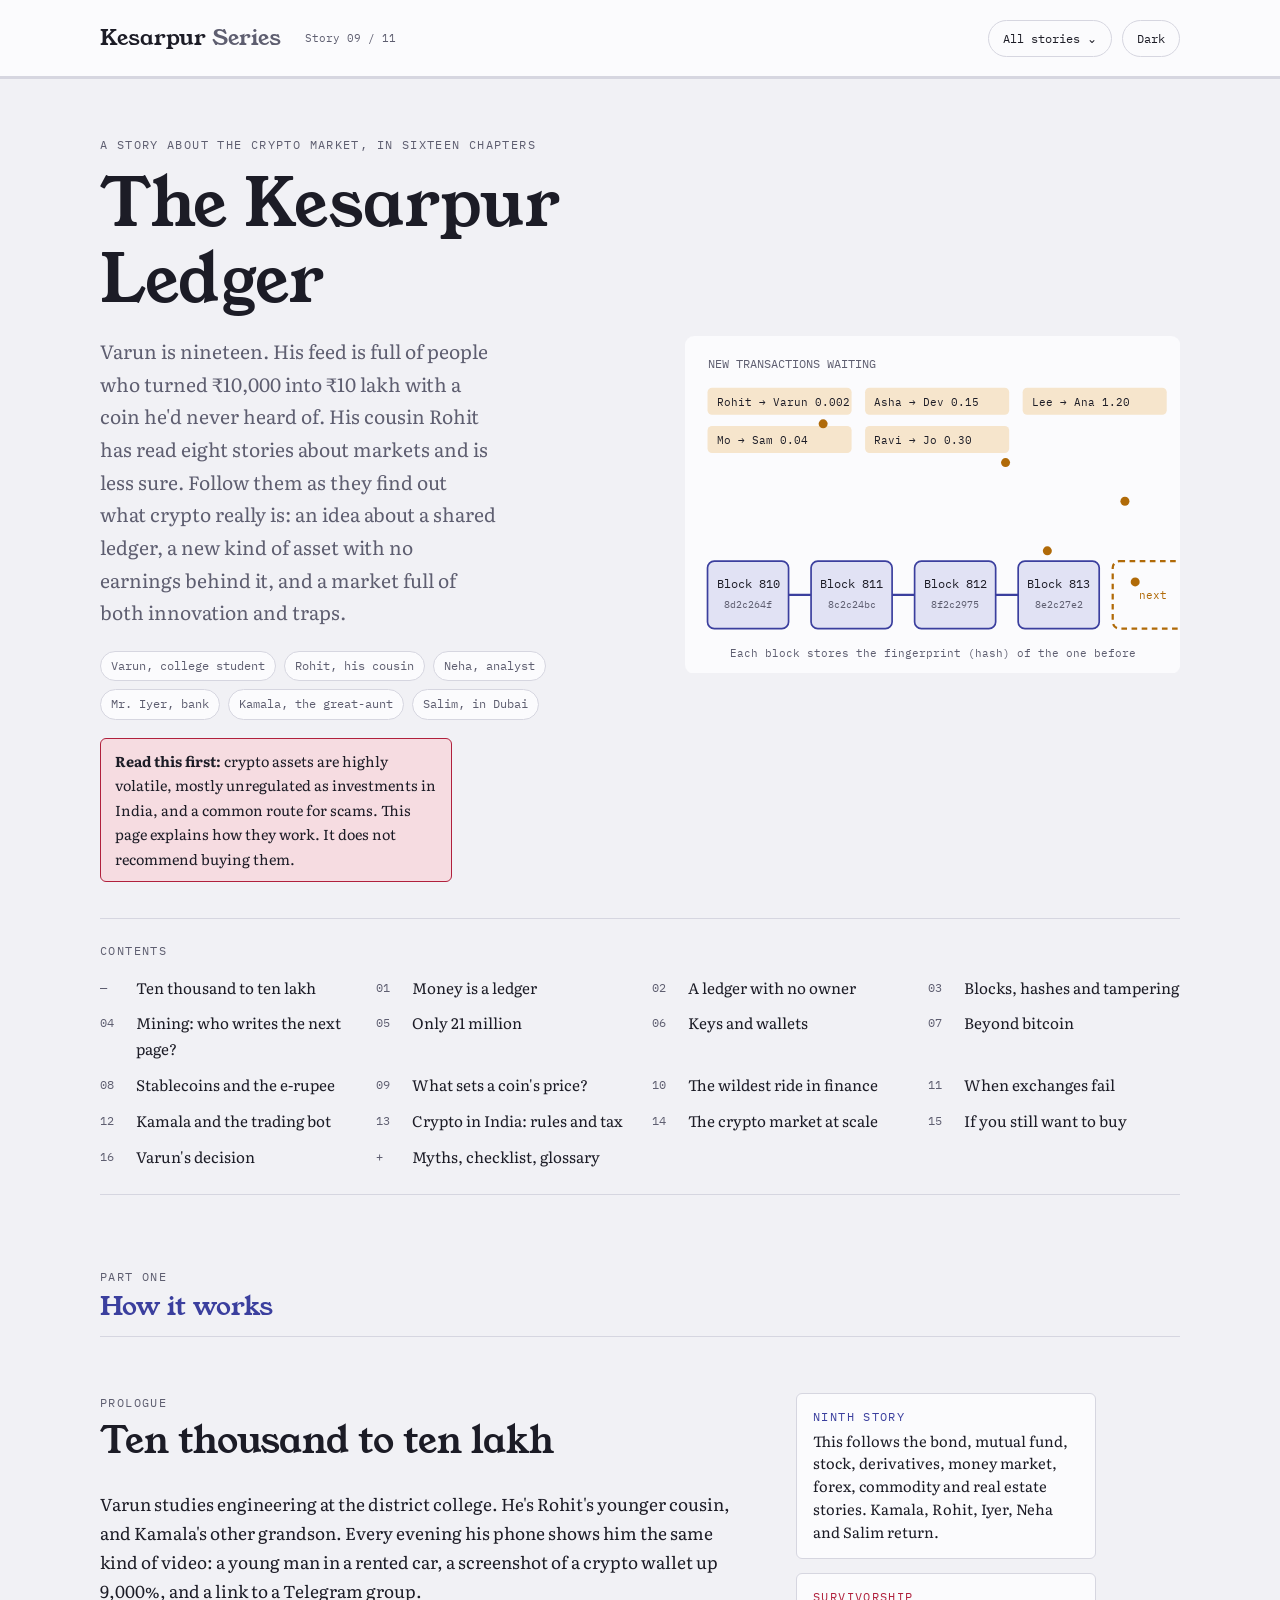
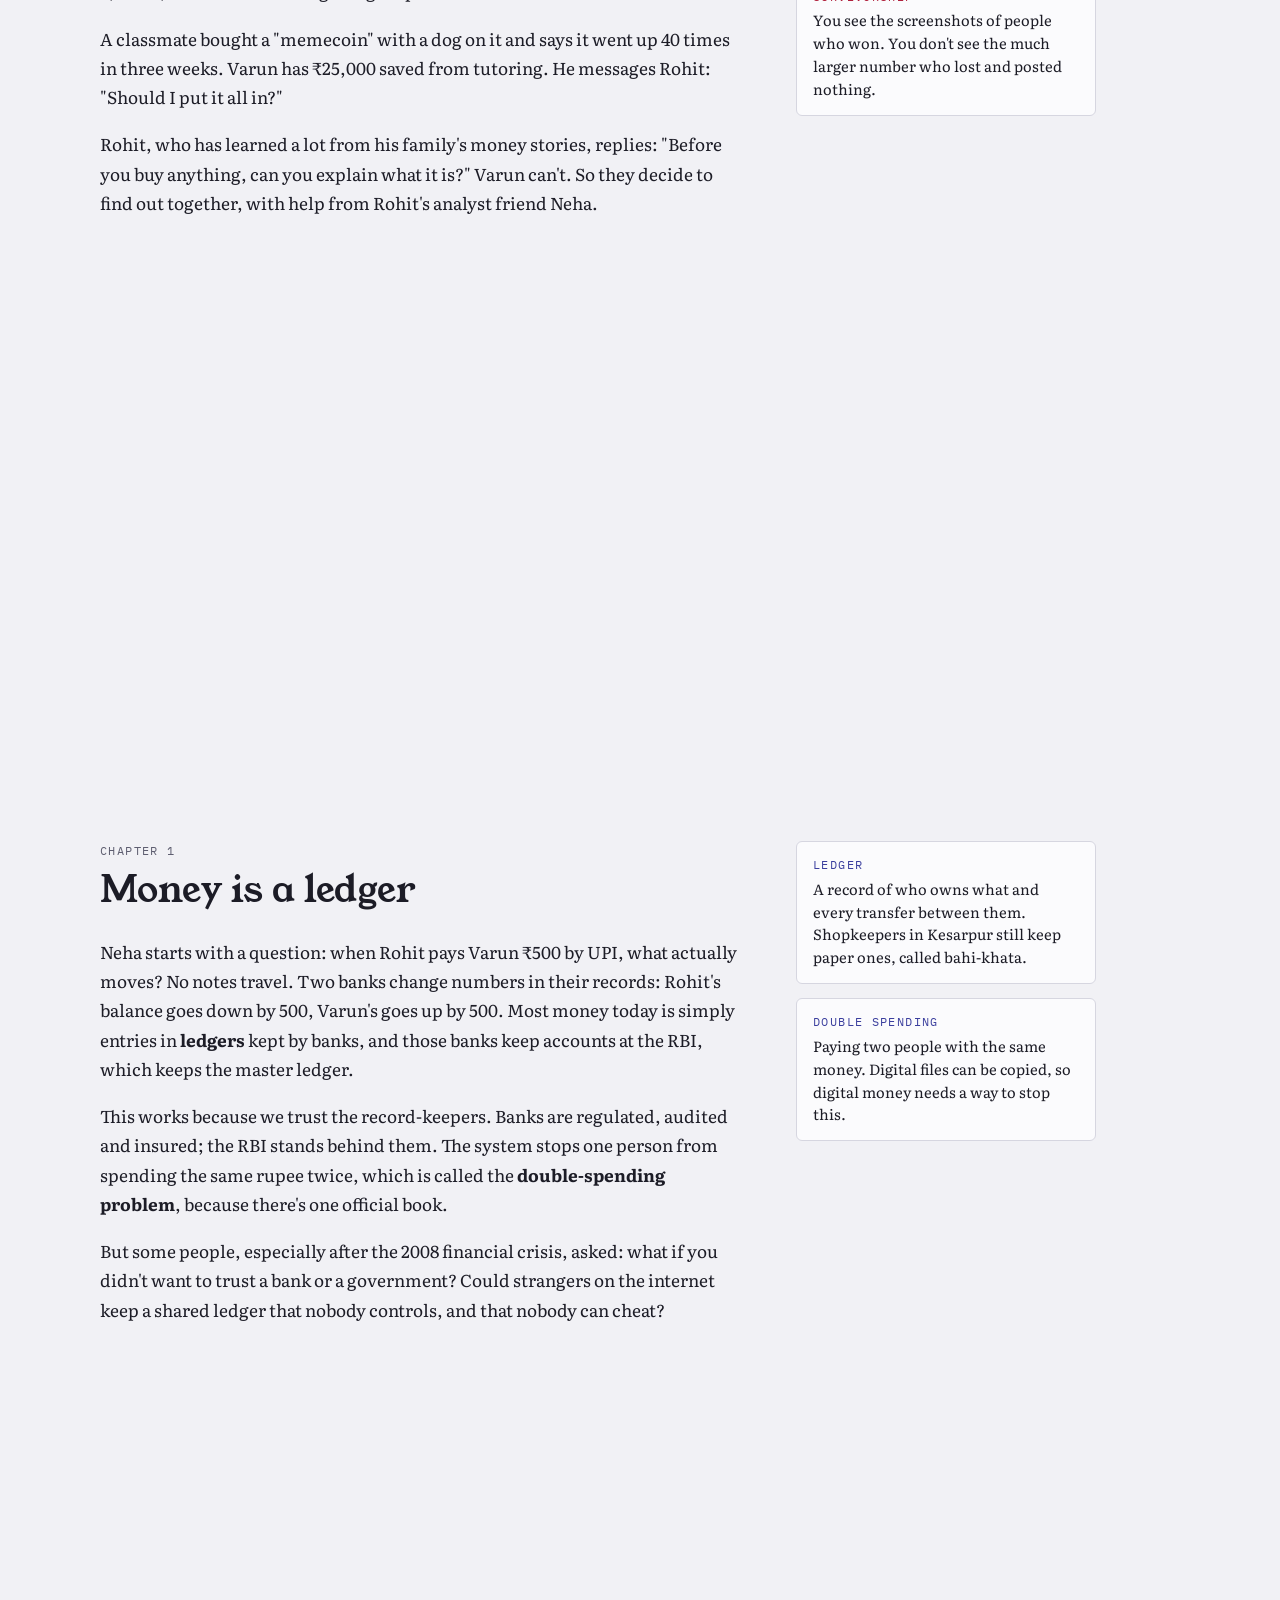
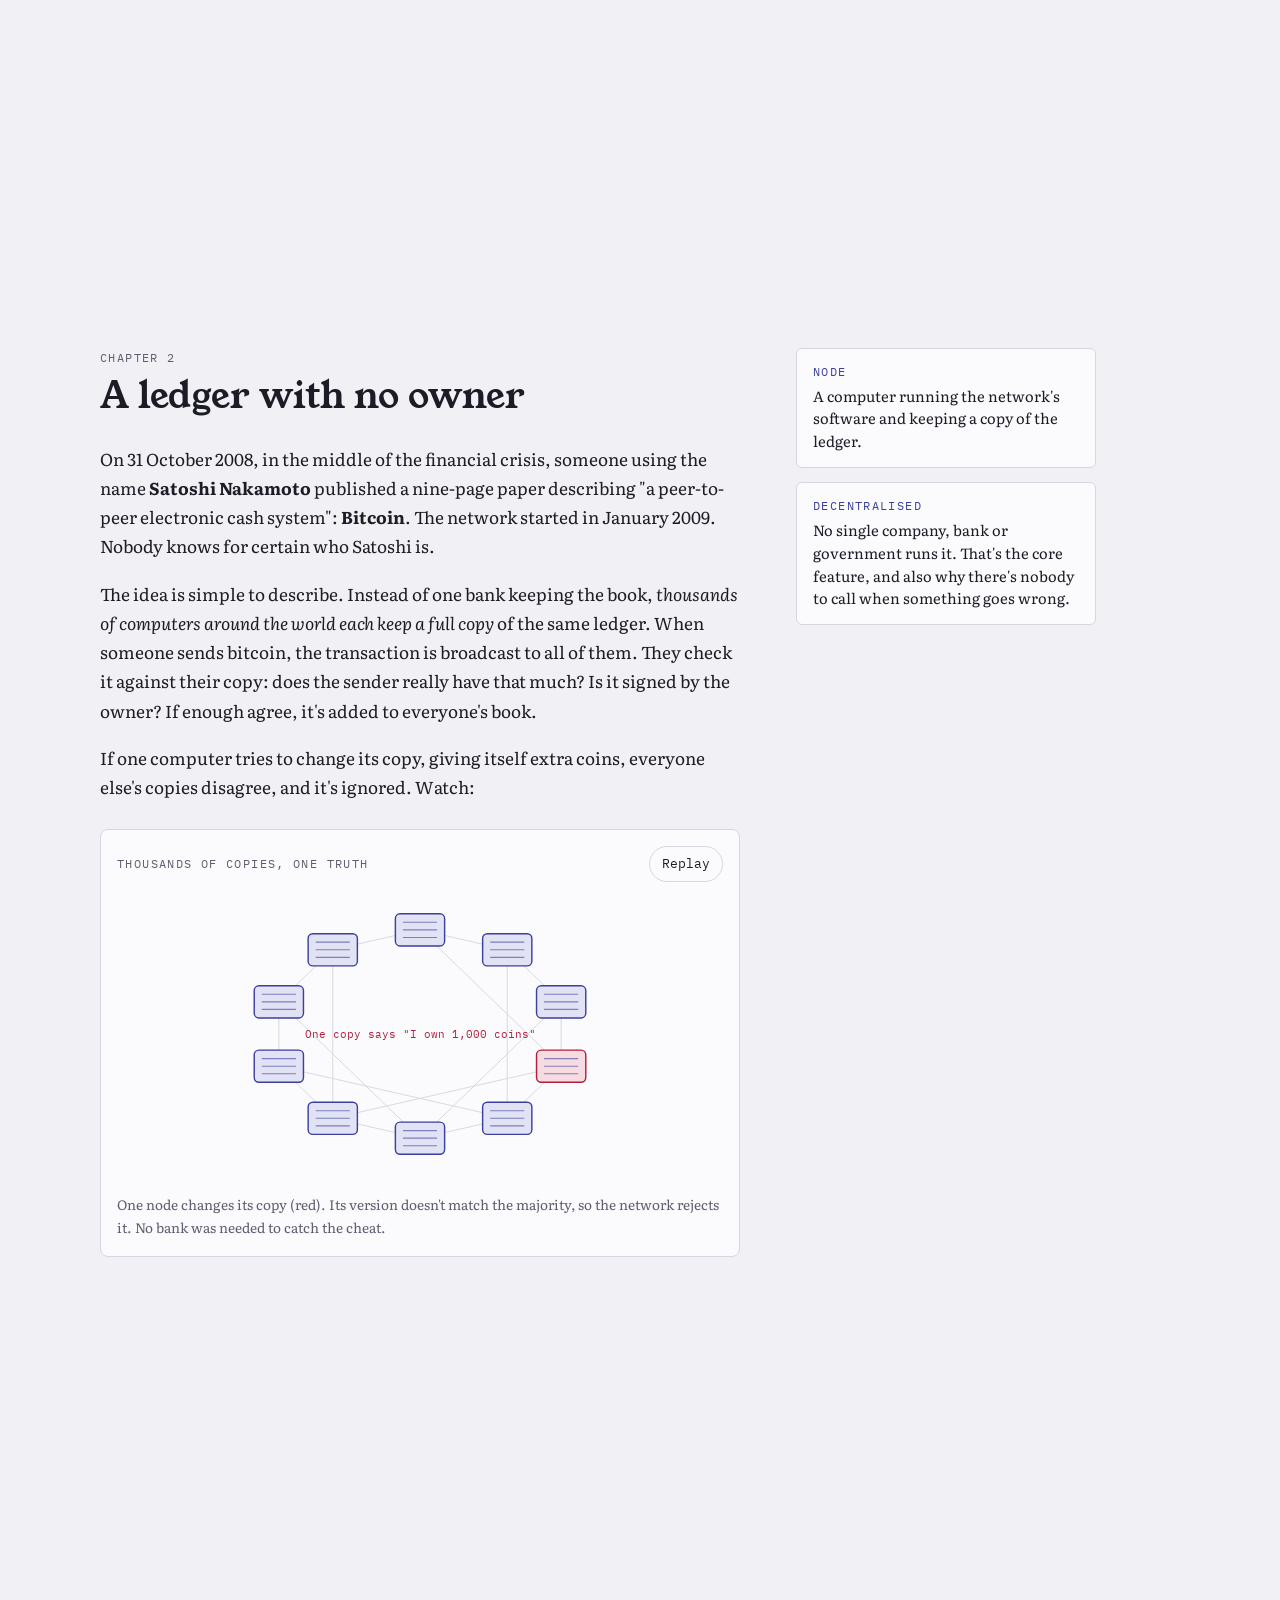
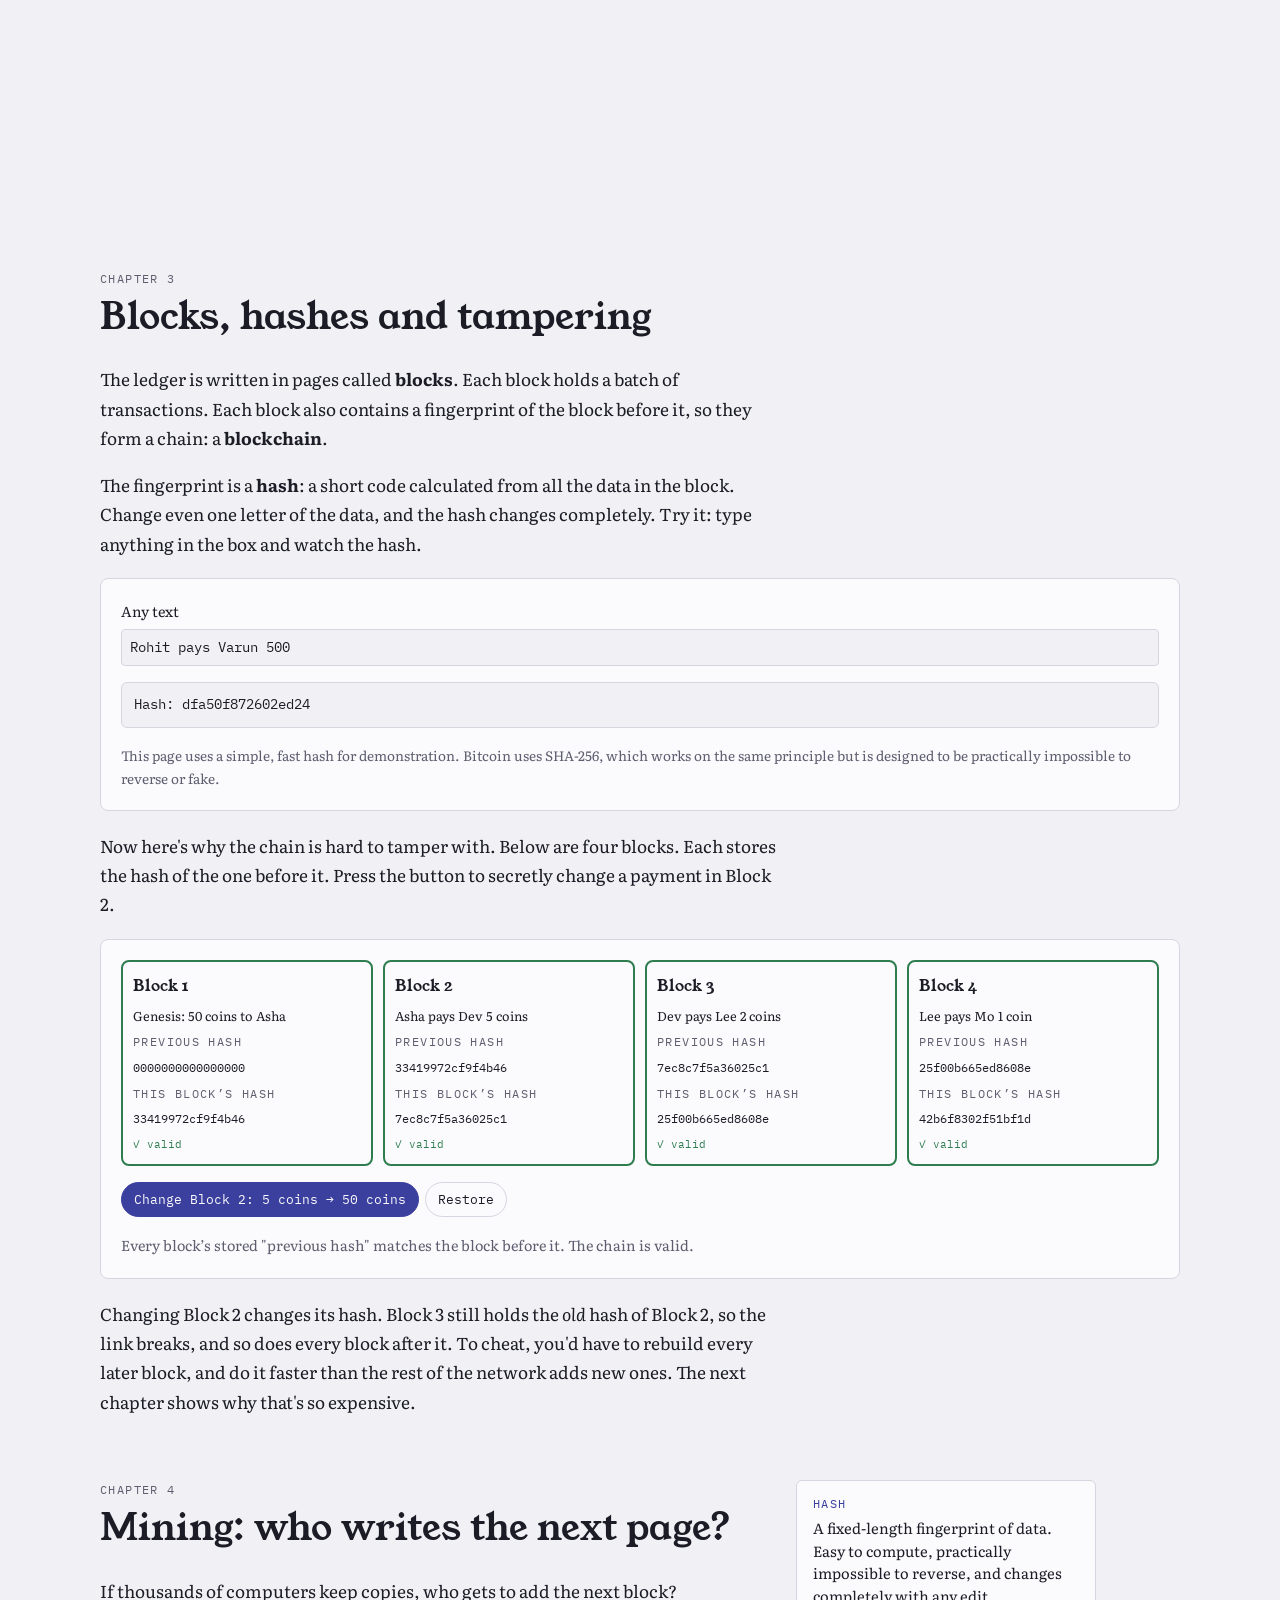
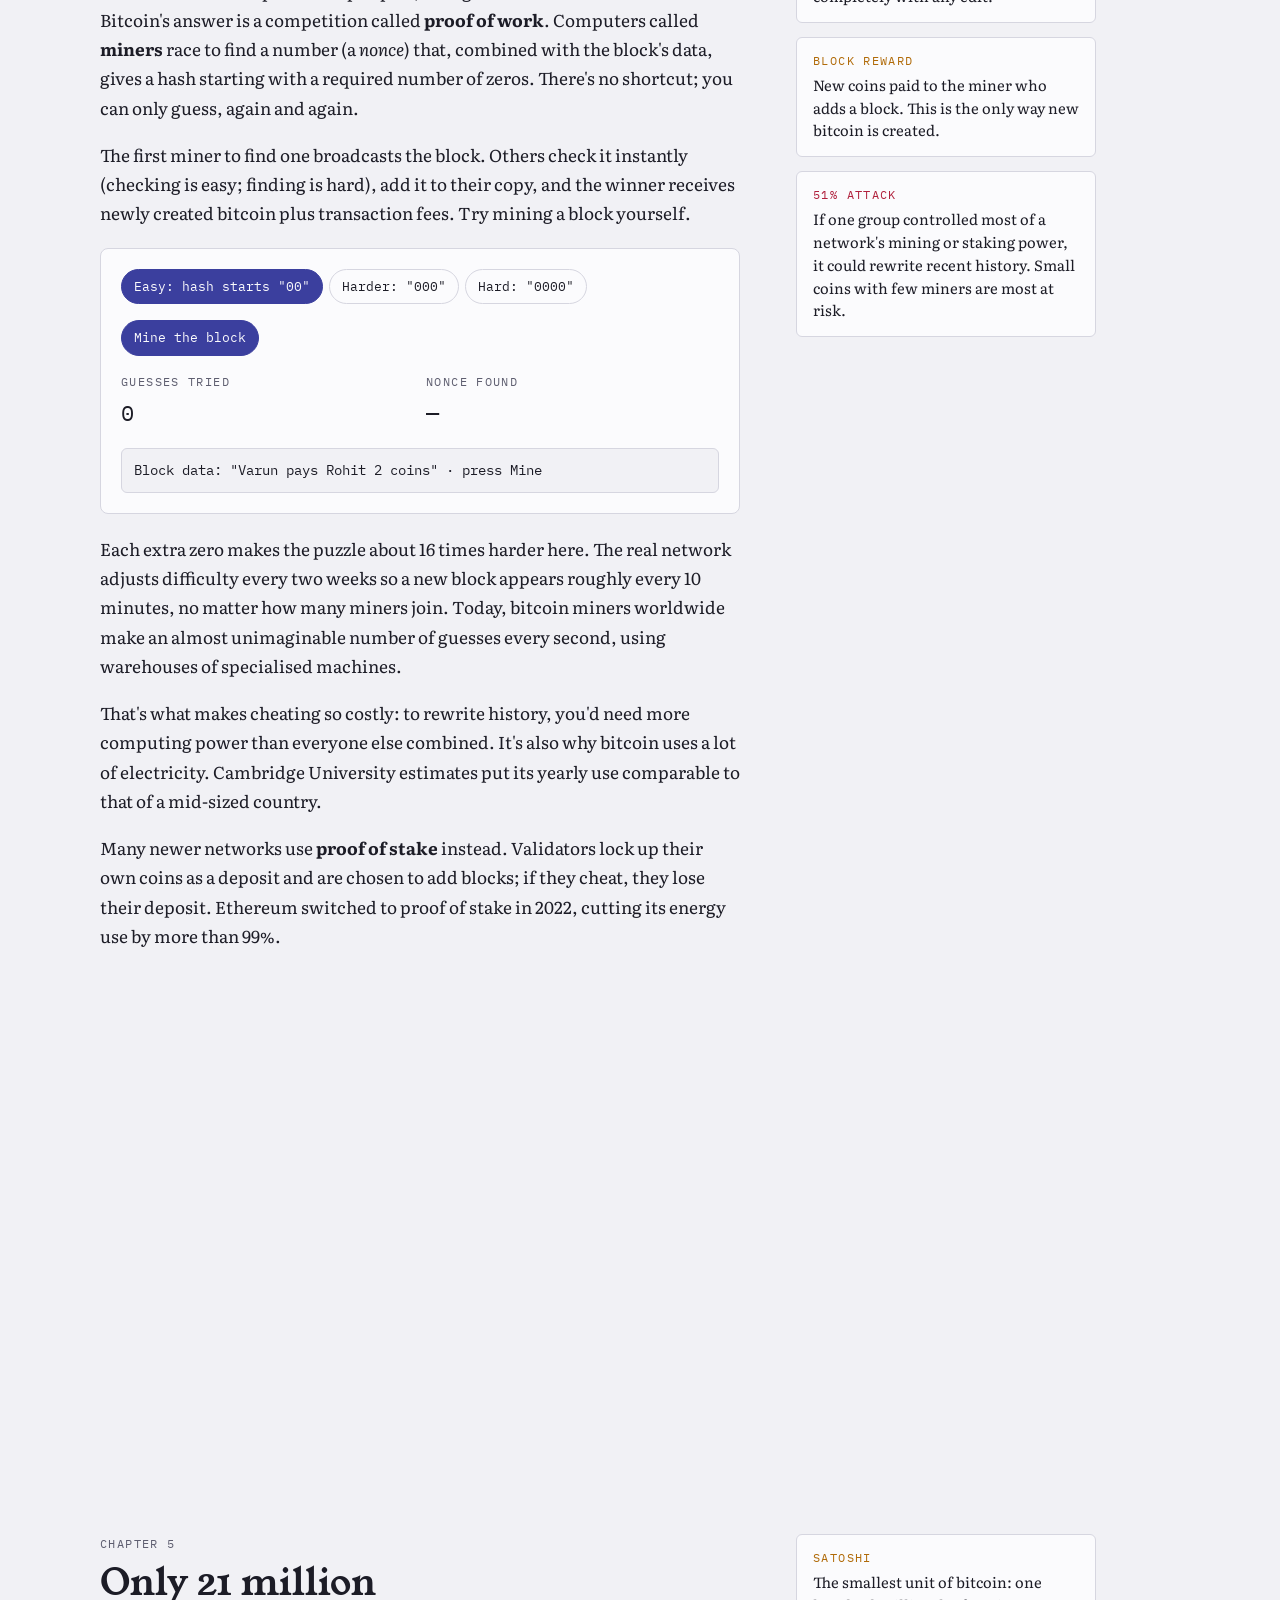
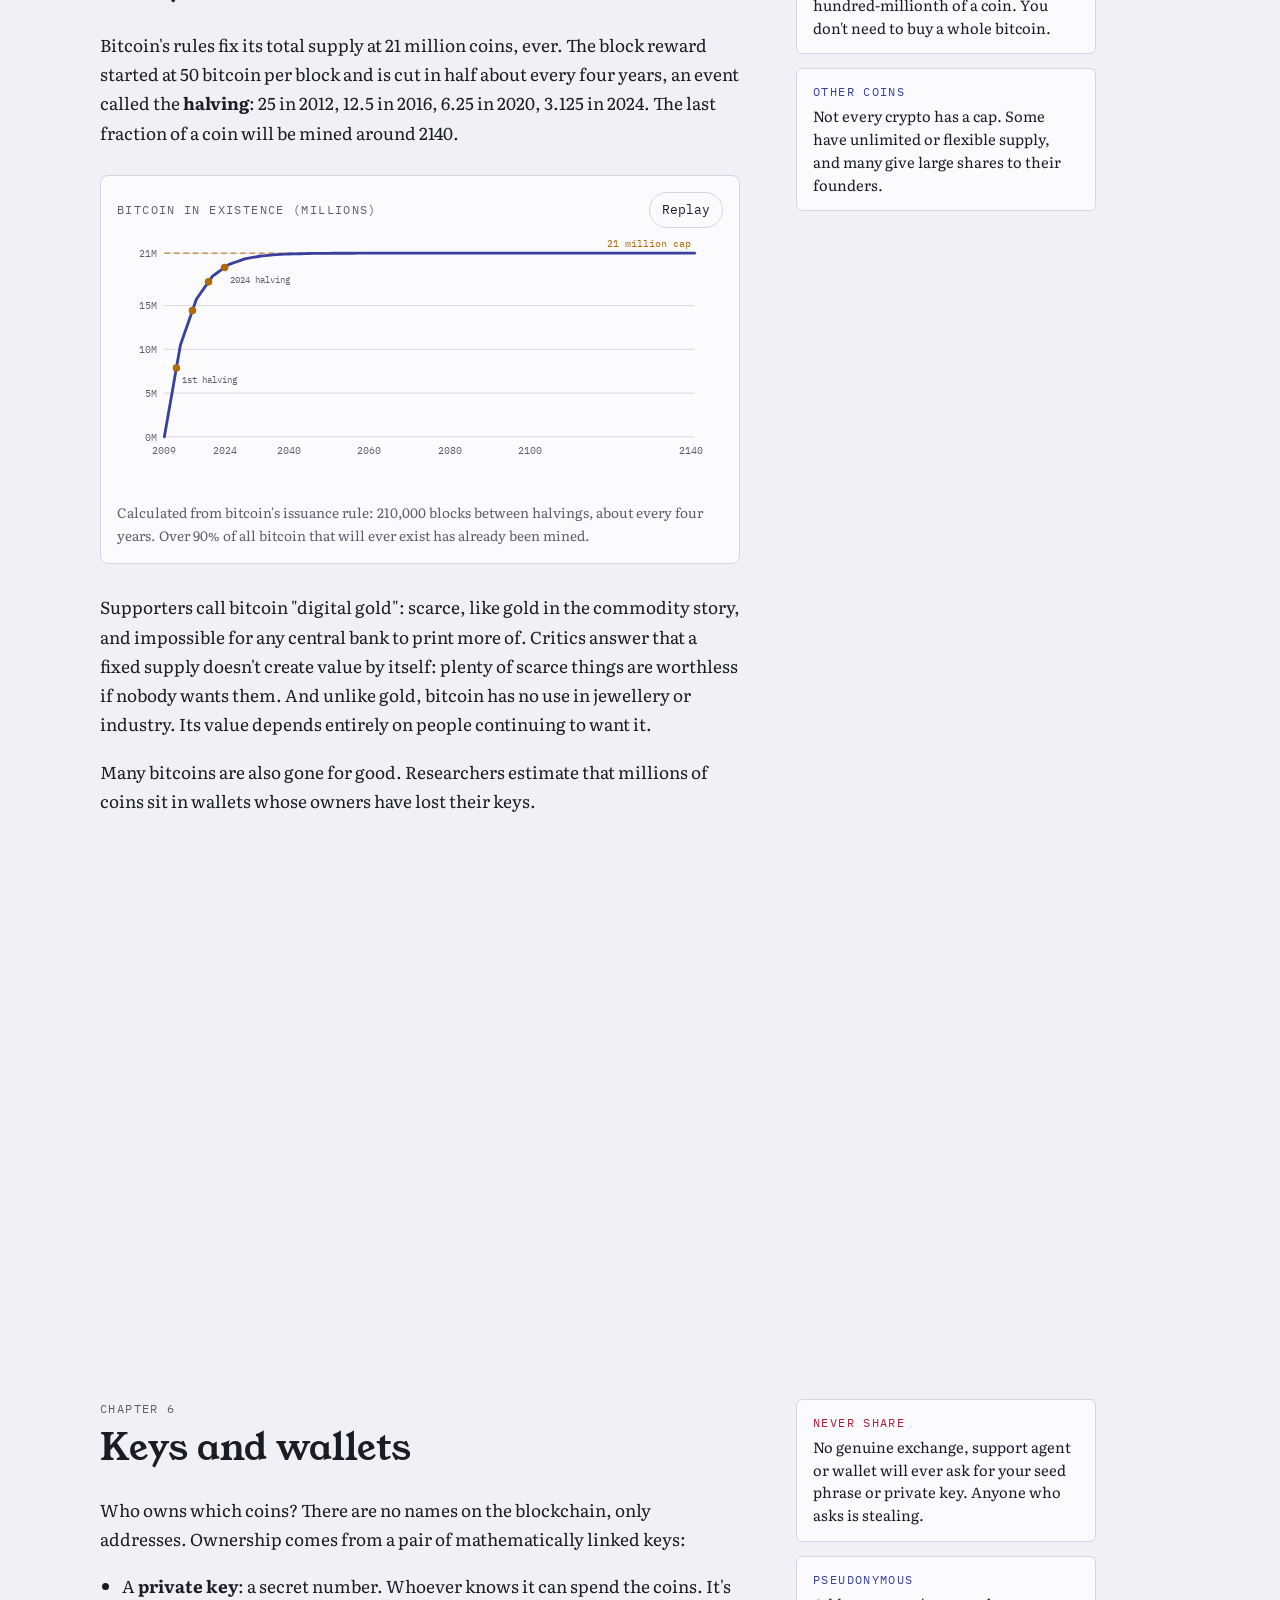
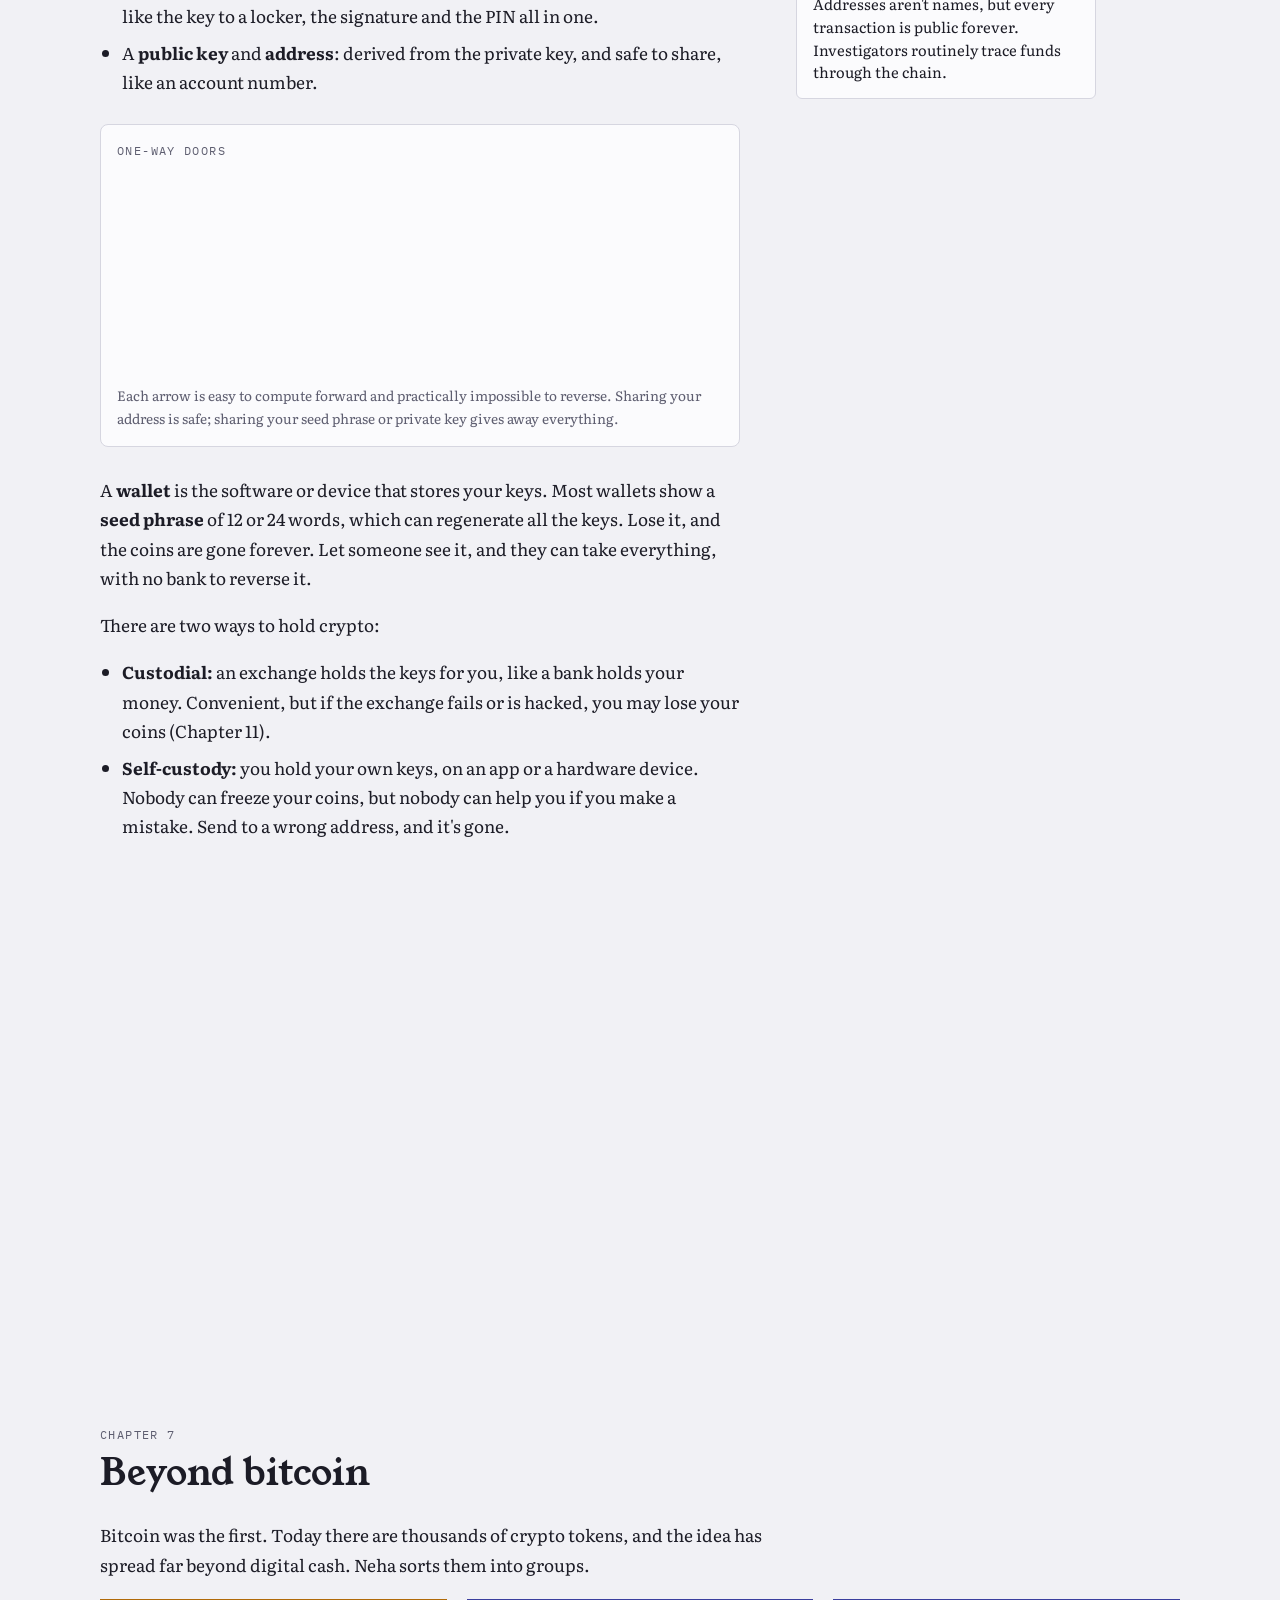
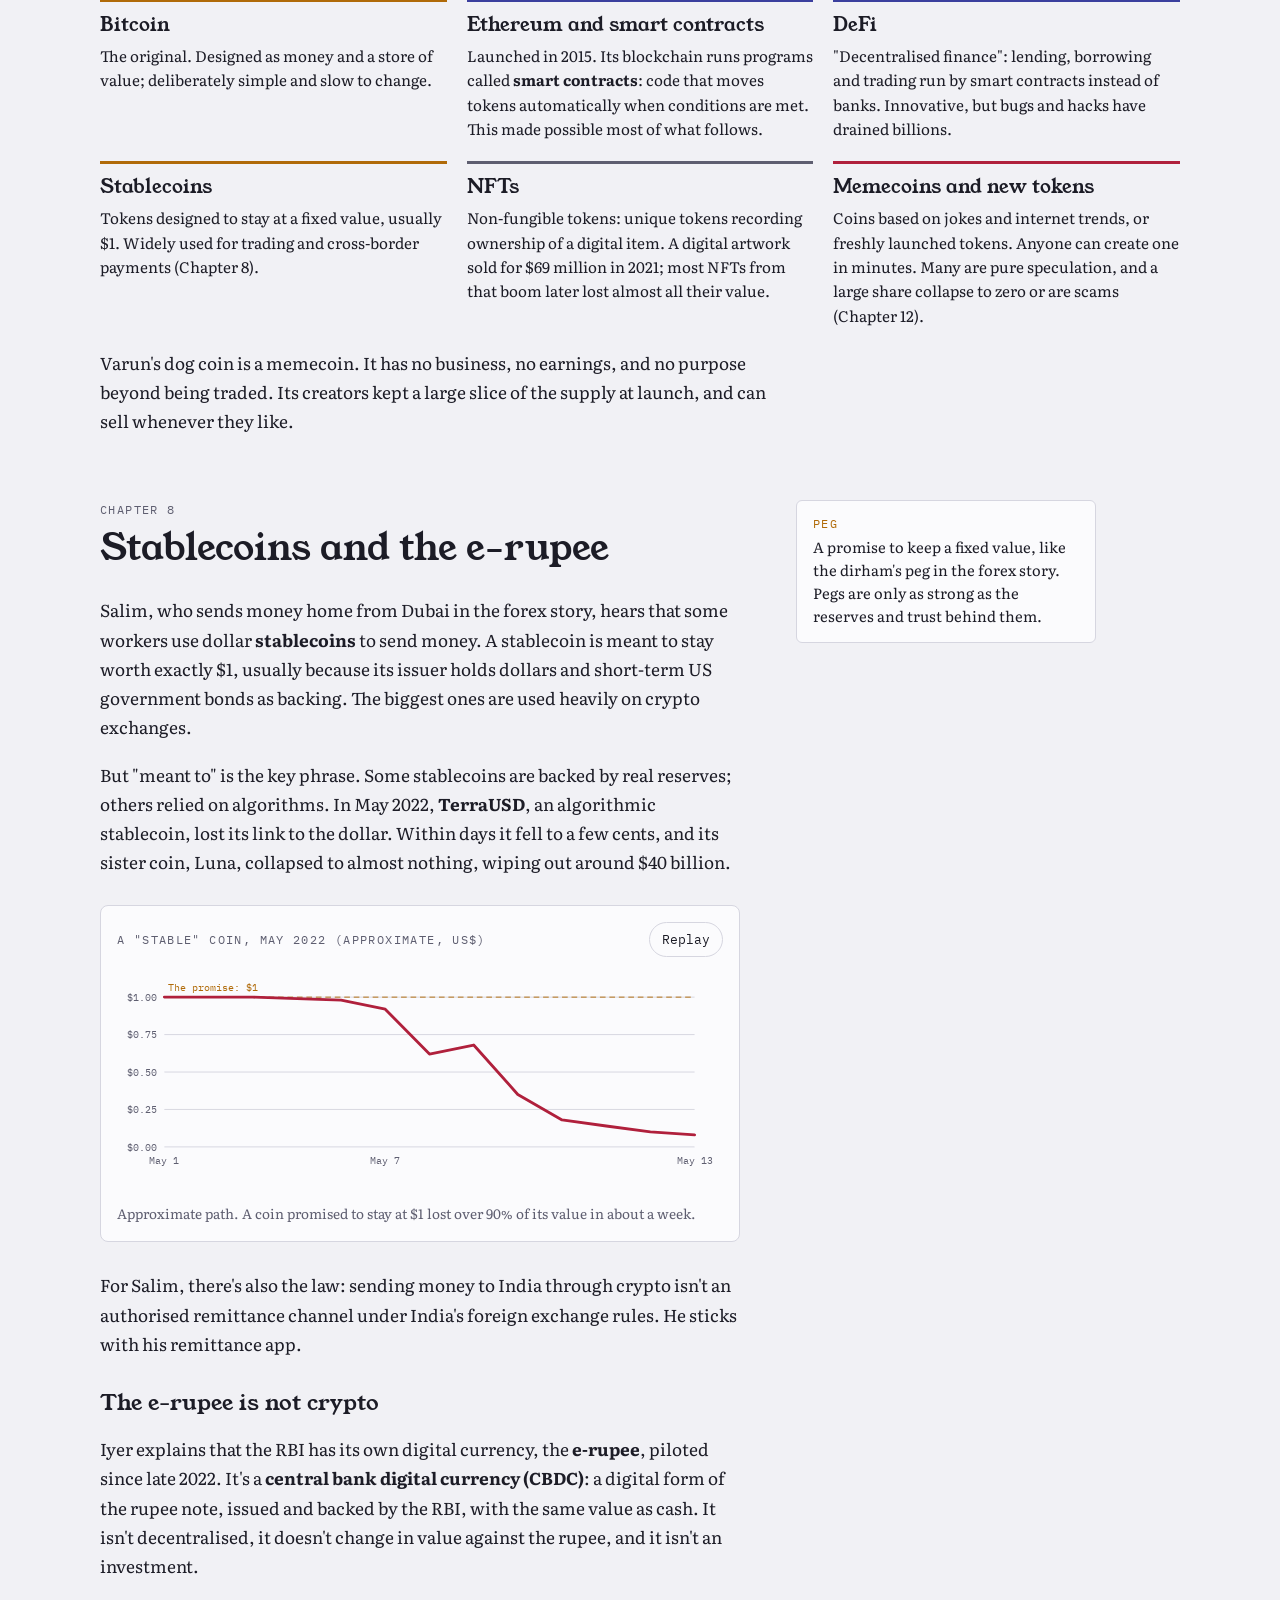
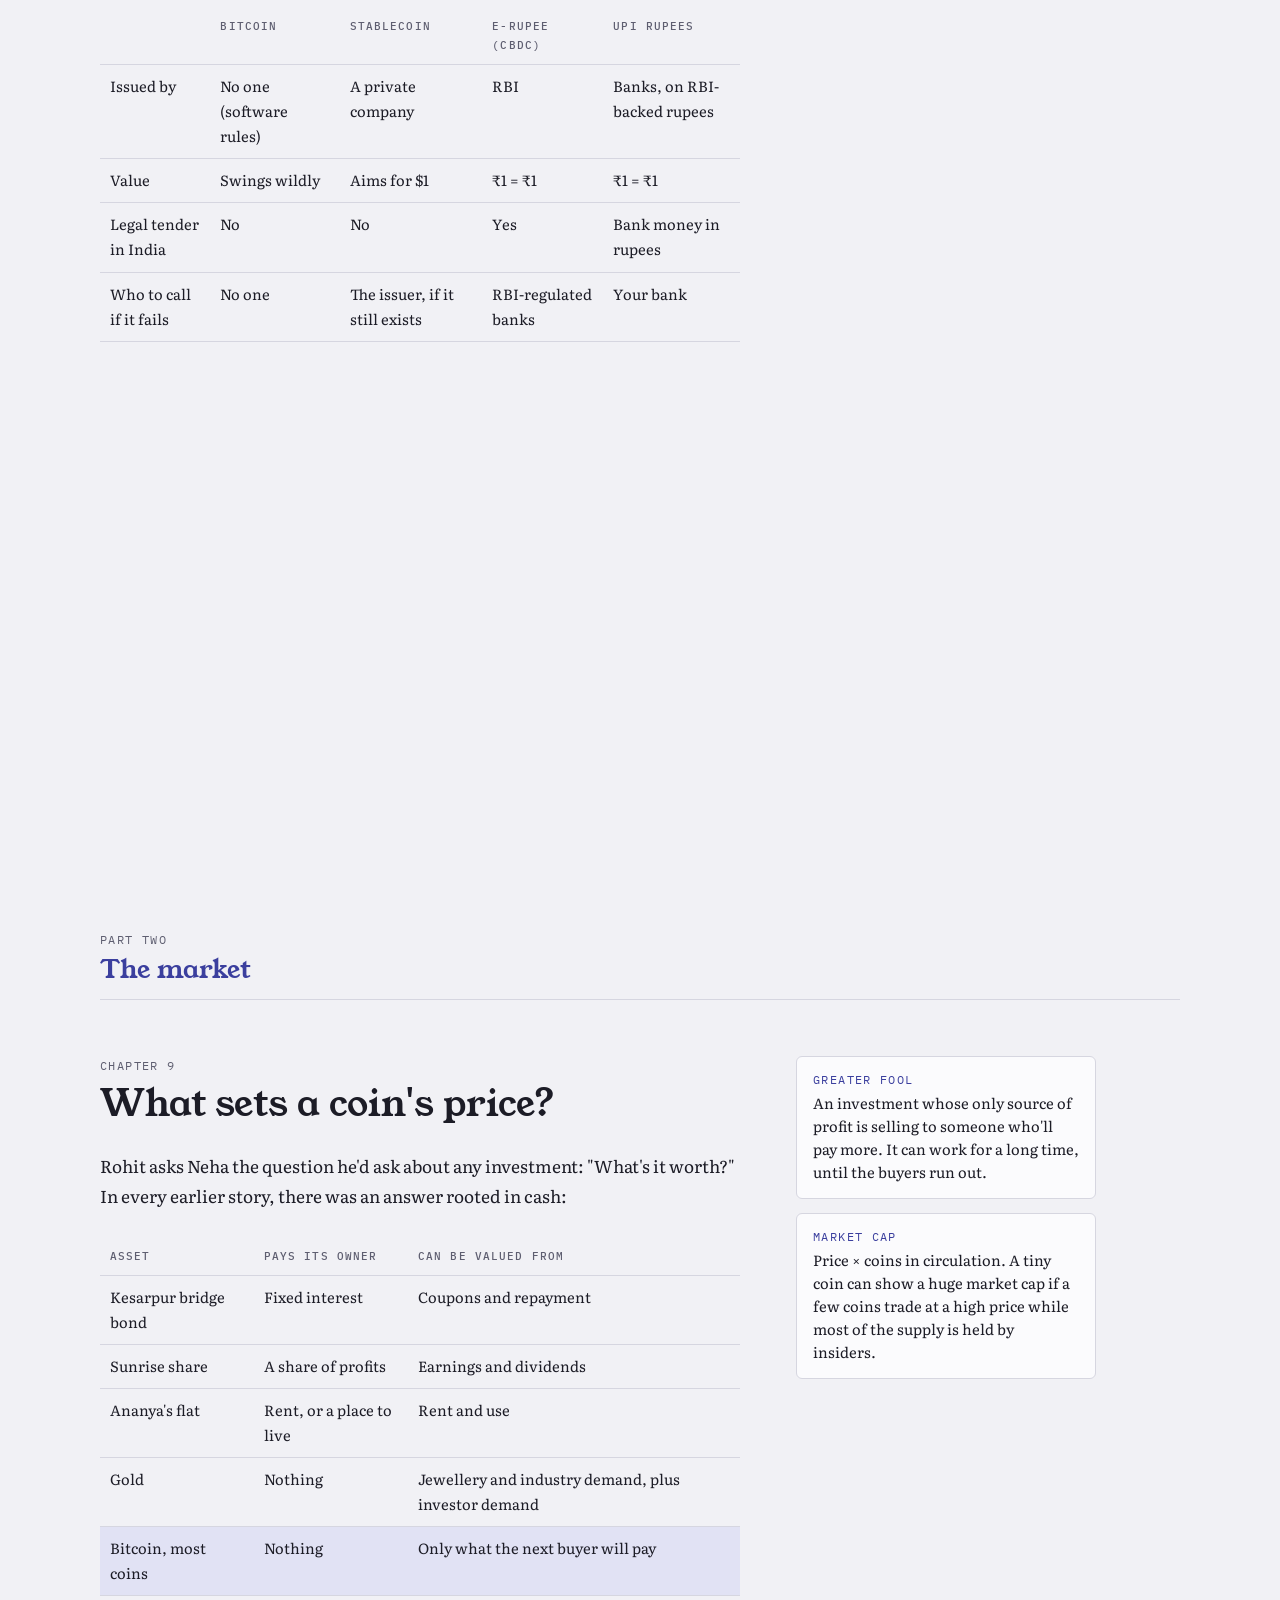
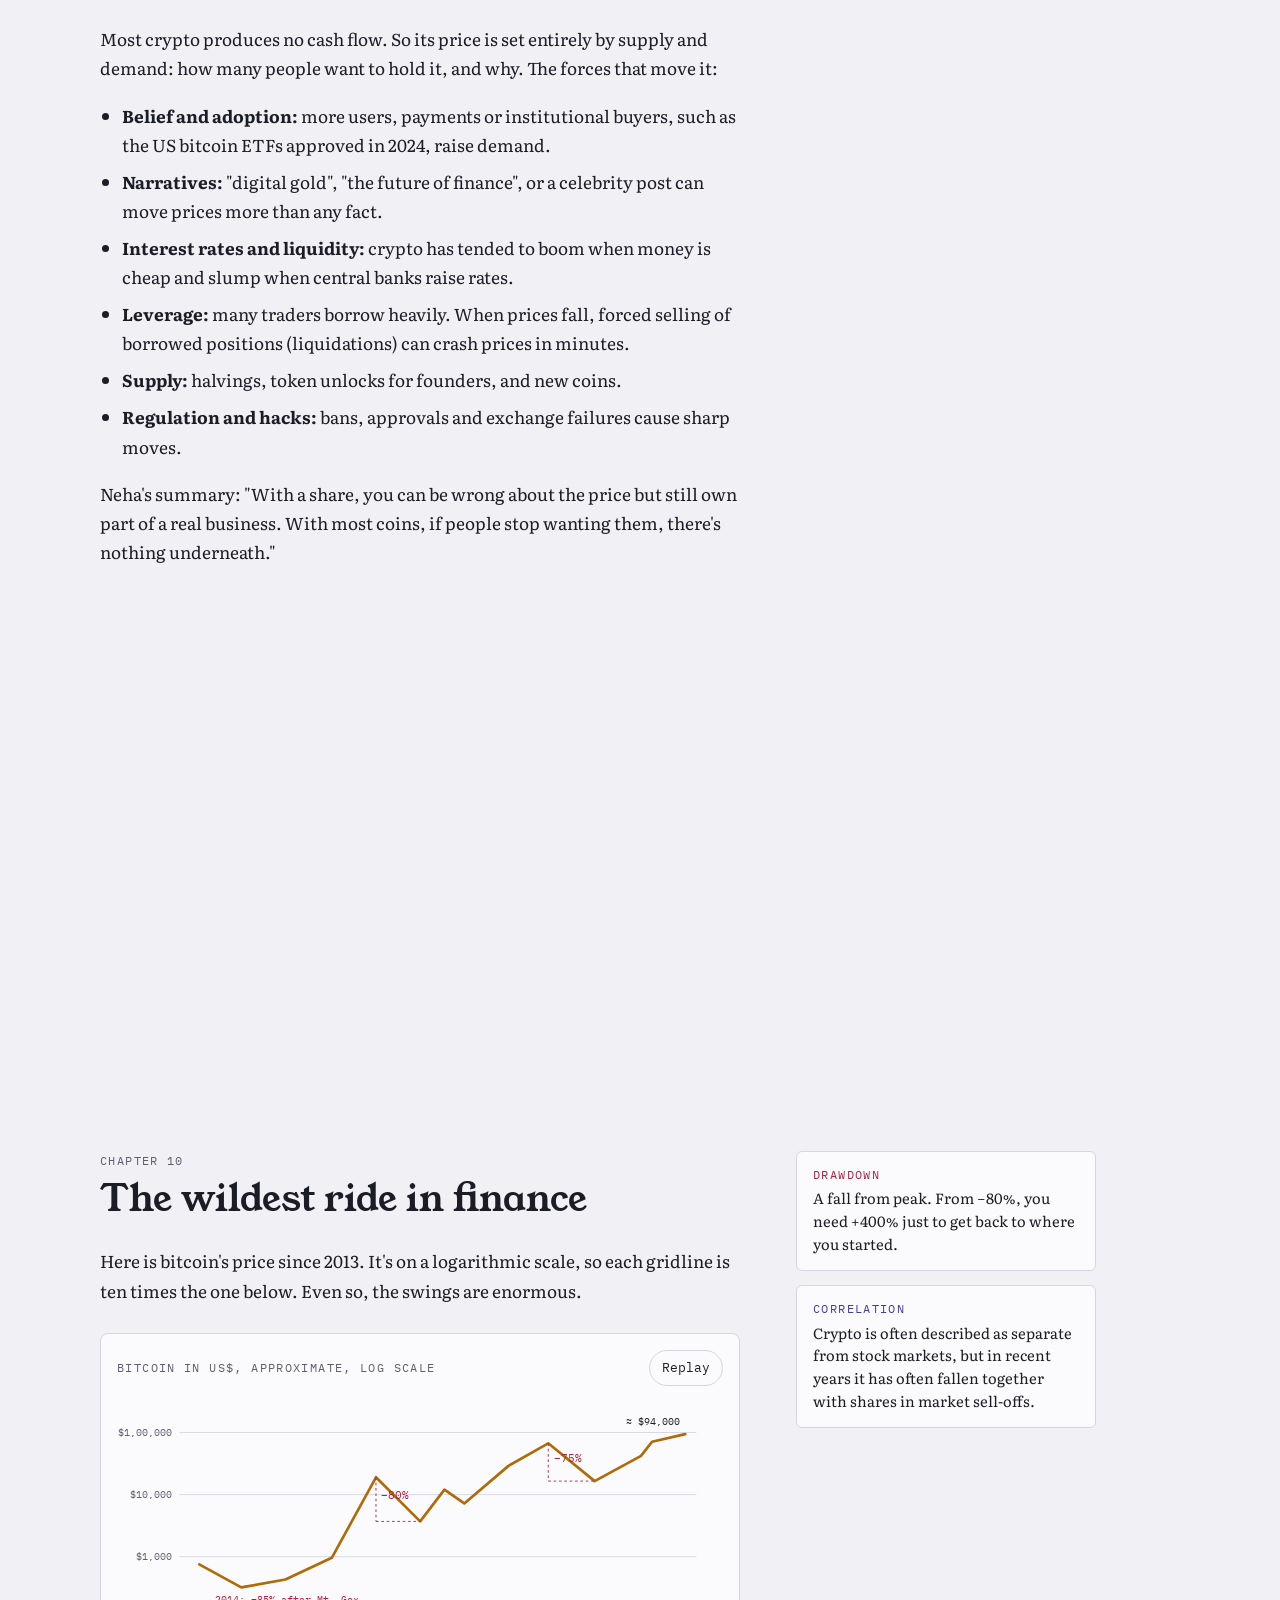
<file: ledger.html>
<!doctype html><html lang="en"><head><meta charset=utf8><meta name=viewport content="width=device-width,initial-scale=1,viewport-fit=cover"><style>:root{color-scheme:light;box-sizing:border-box;padding-top:env(safe-area-inset-top,0px);padding-bottom:env(safe-area-inset-bottom,0px)}html{scroll-padding-top:env(safe-area-inset-top,0px)}body{margin:0;padding:0;font:14px -apple-system,BlinkMacSystemFont,sans-serif;background:#fff;color:#000}img{max-width:100%}[hidden]:not([hidden=until-found i]){display:none!important}</style><title>The Kesarpur Ledger</title><meta name="claude:viewport-fit-sides" content="cover"><link rel="preconnect" href="https://fonts.googleapis.com"><link rel="preconnect" href="https://fonts.gstatic.com" crossorigin><link rel="stylesheet" href="https://fonts.googleapis.com/css2?family=Young+Serif&family=Literata:ital,opsz,wght@0,7..72,400;0,7..72,600;1,7..72,400&family=IBM+Plex+Mono:wght@400;500&display=swap"><link rel="stylesheet" href="series.css"><script>try{const t=localStorage.getItem("kesarpur-theme");if(t)document.documentElement.dataset.theme=t}catch(e){}</script></head><body><a class="ks-skip" href="#ks-content">Skip to content</a><div class="ks-header"><nav class="ks-nav" aria-label="Series navigation"><a class="ks-brand" href="index.html">Kesarpur <em>Series</em></a><span class="ks-position">Story 09 / 11</span><div class="ks-actions"><details class="ks-menu"><summary>All stories <span aria-hidden="true">⌄</span></summary><div class="ks-menu-panel"><a href="index.html">Series overview</a><a href="bridge-bond.html"><span>01</span> The Bridge Bond</a><a href="common-pot.html"><span>02</span> The Common Pot</a><a href="pickle-share.html"><span>03</span> The Pickle Share</a><a href="mango-contract.html"><span>04</span> The Mango Contract</a><a href="overnight-loan.html"><span>05</span> The Overnight Loan</a><a href="remittance.html"><span>06</span> The Remittance</a><a href="warehouse.html"><span>07</span> The Warehouse</a><a href="flat.html"><span>08</span> The Flat</a><a href="ledger.html" aria-current="page"><span>09</span> The Ledger</a><a href="safety-net.html"><span>10</span> The Safety Net</a><a href="cold-chain.html"><span>11</span> The Cold Chain</a></div></details><button id="ks-theme" type="button" aria-label="Switch colour theme">Theme</button></div></nav><div class="ks-reading"><i id="ks-progress"></i></div></div><div id="ks-content" tabindex="-1"></div>





<style>
/* Layout: ninth story in the Kesarpur series. Storybook column with a ledger margin; wide interludes and interactive diagrams of blocks and hashes. Indigo accent for the chain, amber for coins; green/crimson reserved for valid/invalid and gain/loss. */
:root{
  --bg:#F1F1F5; --paper:#FBFBFD; --ink:#1C1C26; --muted:#5E5E70; --rule:#D6D6E0;
  --acc:#3B3F9E; --acc-soft:#E1E2F4; --coin:#B06A08; --coin-soft:#F6E5CC; --leaf:#3F6B3A; --leaf-soft:#E2ECDD;
  --up:#2E7D4F; --up-soft:#DDEFE3; --down:#B0203C; --down-soft:#F6DCE1;
  --display:"Young Serif",Georgia,"Times New Roman",serif;
  --body:"Literata",Georgia,"Times New Roman",serif;
  --mono:"IBM Plex Mono",ui-monospace,Menlo,Consolas,monospace;
}
@media (prefers-color-scheme:dark){:root:not([data-theme="light"]){
  --bg:#121219; --paper:#1A1A24; --ink:#E8E8F2; --muted:#A2A2B6; --rule:#30303E;
  --acc:#A7ABF2; --acc-soft:#23244A; --coin:#F0B24F; --coin-soft:#392A12; --leaf:#9CC994; --leaf-soft:#1F2D1C;
  --up:#7CD39E; --up-soft:#1B3325; --down:#F38C9E; --down-soft:#401C24; color-scheme:dark}}
:root[data-theme="dark"]{
  --bg:#121219; --paper:#1A1A24; --ink:#E8E8F2; --muted:#A2A2B6; --rule:#30303E;
  --acc:#A7ABF2; --acc-soft:#23244A; --coin:#F0B24F; --coin-soft:#392A12; --leaf:#9CC994; --leaf-soft:#1F2D1C;
  --up:#7CD39E; --up-soft:#1B3325; --down:#F38C9E; --down-soft:#401C24; color-scheme:dark}

*{box-sizing:border-box}
html{scroll-behavior:smooth}
body{background:var(--bg);color:var(--ink);font-family:var(--body);font-size:1.075rem;line-height:1.7;
  padding-left:max(16px,env(safe-area-inset-left,0px));padding-right:max(16px,env(safe-area-inset-right,0px))}
.wrap{max-width:1080px;margin:0 auto;padding-block:48px 96px}
h1,h2,h3{font-family:var(--display);font-weight:400;text-wrap:balance;line-height:1.15;margin:0}
p{margin:0}
ul,ol{margin:0;padding-left:1.25em;display:flex;flex-direction:column;gap:.45em}
.num,.mono{font-family:var(--mono);font-variant-numeric:tabular-nums}
.label{font-family:var(--mono);font-size:.72rem;letter-spacing:.12em;text-transform:uppercase;color:var(--muted)}
a{color:var(--acc)}
:focus-visible{outline:2px solid var(--acc);outline-offset:3px}
h3.sub-h{font-size:1.35rem;margin-top:.7em}
.up{color:var(--up)} .down{color:var(--down)}

.hero{display:grid;grid-template-columns:1.1fr 1fr;gap:40px;align-items:center;padding-bottom:36px}
.hero h1{font-size:clamp(2.4rem,6vw,4.1rem);margin-top:10px}
.hero .lede{margin-top:18px;font-size:1.2rem;color:var(--muted);max-width:36ch}
.hero .cast{margin-top:22px;display:flex;flex-wrap:wrap;gap:8px}
.chip{font-family:var(--mono);font-size:.75rem;padding:4px 10px;border:1px solid var(--rule);border-radius:999px;color:var(--muted);background:var(--paper)}
.hero svg{width:100%;height:auto;display:block}
.warn{margin-top:18px;border:1px solid var(--down);background:var(--down-soft);border-radius:6px;padding:10px 14px;font-size:.9rem;max-width:44ch}

.toc{border-block:1px solid var(--rule);padding-block:22px;display:flex;flex-direction:column;gap:12px}
.toc ol{list-style:none;padding:0;display:grid;grid-template-columns:repeat(auto-fill,minmax(230px,1fr));gap:6px 24px}
.toc a{text-decoration:none;color:var(--ink);display:flex;gap:10px;font-size:.95rem;padding-block:2px}
.toc a span{font-family:var(--mono);font-size:.75rem;color:var(--muted);min-width:2.2em;padding-top:3px}
.toc a:hover{color:var(--acc)}
.part{padding-top:72px;display:flex;flex-direction:column;gap:6px;border-bottom:1px solid var(--rule);padding-bottom:14px}
.part h2{font-size:clamp(1.3rem,2.6vw,1.6rem);color:var(--acc)}

.chapter{display:grid;grid-template-columns:minmax(0,640px) minmax(0,300px);gap:20px 56px;padding-block:56px 8px;scroll-margin-top:16px}
.chapter > *{grid-column:1}
.chapter > aside{grid-column:2;grid-row:1 / span 30}
.chapter > header{grid-row:1}
.chapter header{display:flex;flex-direction:column;gap:8px;margin-bottom:6px}
.chapter h2{font-size:clamp(1.7rem,3.6vw,2.3rem)}
.chapter.wide{grid-template-columns:minmax(0,1fr)}
.chapter.wide > *{grid-column:1}
.chapter.wide .prose{max-width:68ch}
.prose{display:flex;flex-direction:column;gap:1.05em}
.say{border-left:2px solid var(--rule);padding-left:16px;font-style:italic}
.say b{font-style:normal;font-weight:600;font-family:var(--mono);font-size:.78rem;letter-spacing:.06em;text-transform:uppercase;color:var(--muted);display:block}
.formula{font-family:var(--mono);font-size:.92rem;background:var(--paper);border:1px solid var(--rule);border-radius:6px;padding:12px 14px;overflow-x:auto;white-space:pre;line-height:1.6}

aside{display:flex;flex-direction:column;gap:14px;align-self:start}
.note{background:var(--paper);border:1px solid var(--rule);border-radius:6px;padding:14px 16px;font-size:.92rem;line-height:1.55}
.note .label{display:block;margin-bottom:4px;color:var(--acc)}
.note.coin .label{color:var(--coin)}
.note.risk .label{color:var(--down)}
.note dfn{font-style:normal;font-weight:600}

figure{margin:8px 0;display:flex;flex-direction:column;gap:10px}
figcaption{font-size:.85rem;color:var(--muted)}
.scroll{overflow-x:auto}
svg text{font-family:var(--mono)}
.fig-card{background:var(--paper);border:1px solid var(--rule);border-radius:8px;padding:16px;display:flex;flex-direction:column;gap:10px}
.fig-head{display:flex;justify-content:space-between;align-items:center;gap:10px;flex-wrap:wrap}
.legend{display:flex;flex-wrap:wrap;gap:14px;font-size:.82rem;color:var(--muted)}
.legend i{display:inline-block;width:14px;height:3px;border-radius:2px;margin-right:6px;vertical-align:middle}

table{border-collapse:collapse;width:100%;font-size:.92rem}
th,td{text-align:left;padding:9px 10px;border-bottom:1px solid var(--rule);vertical-align:top}
th{font-family:var(--mono);font-size:.7rem;letter-spacing:.1em;text-transform:uppercase;color:var(--muted);font-weight:500}
td.num,th.num{text-align:right;font-family:var(--mono);font-variant-numeric:tabular-nums}
tr.total td{border-top:2px solid var(--ink);font-weight:600}
tr.hl td{background:var(--acc-soft)}

.panel{background:var(--paper);border:1px solid var(--rule);border-radius:8px;padding:20px;display:flex;flex-direction:column;gap:16px}
.controls{display:grid;grid-template-columns:repeat(auto-fit,minmax(200px,1fr));gap:16px}
.ctrl{display:flex;flex-direction:column;gap:6px}
.ctrl label{display:flex;justify-content:space-between;gap:8px;font-size:.9rem}
.ctrl output{font-family:var(--mono)}
input[type=range]{width:100%;accent-color:var(--acc)}
input[type=text]{font:inherit;font-family:var(--mono);font-size:.85rem;padding:6px 8px;border:1px solid var(--rule);border-radius:4px;background:var(--bg);color:var(--ink);width:100%}
.readout{display:grid;grid-template-columns:repeat(auto-fit,minmax(150px,1fr));gap:12px}
.readout div{display:flex;flex-direction:column;gap:2px}
.readout .big{font-family:var(--mono);font-size:1.4rem;font-variant-numeric:tabular-nums}
.seg{display:flex;flex-wrap:wrap;gap:6px}
.seg button,.btn{font:inherit;font-family:var(--mono);font-size:.8rem;padding:6px 12px;border-radius:999px;border:1px solid var(--rule);background:transparent;color:var(--ink);cursor:pointer}
.seg button[aria-pressed="true"],.btn.primary{background:var(--acc);border-color:var(--acc);color:var(--paper)}

/* Block chain demo */
.blocks{display:grid;grid-template-columns:repeat(4,minmax(0,1fr));gap:10px}
.blk{border:2px solid var(--up);border-radius:8px;padding:10px;display:flex;flex-direction:column;gap:6px;background:var(--paper);font-size:.8rem;min-width:0;transition:border-color .3s ease, background .3s ease}
.blk.bad{border-color:var(--down);background:var(--down-soft)}
.blk .h{font-family:var(--mono);font-size:.72rem;word-break:break-all}
.blk .t{font-family:var(--display);font-size:1rem}
.blk .st{font-family:var(--mono);font-size:.7rem;color:var(--up)}
.blk.bad .st{color:var(--down)}
.mine-out{font-family:var(--mono);font-size:.85rem;background:var(--bg);border:1px solid var(--rule);border-radius:6px;padding:10px 12px;word-break:break-all;min-height:3.2em}

.cols{display:grid;grid-template-columns:repeat(auto-fit,minmax(260px,1fr));gap:20px}
.col{display:flex;flex-direction:column;gap:8px;font-size:.95rem;line-height:1.6;min-width:0;border-top:3px solid var(--acc);padding-top:12px}
.col.c{border-color:var(--coin)} .col.l{border-color:var(--leaf)} .col.d{border-color:var(--down)} .col.m{border-color:var(--muted)}
.col h3{font-size:1.2rem}
.risks{display:flex;flex-direction:column}
.risk-row{display:grid;grid-template-columns:170px minmax(0,1fr);gap:16px;padding-block:12px;border-bottom:1px solid var(--rule);font-size:.95rem}
.risk-row strong{font-family:var(--display);font-weight:400;font-size:1.05rem;color:var(--down)}

.myths{display:grid;grid-template-columns:repeat(auto-fit,minmax(280px,1fr));gap:16px}
.myth{background:var(--paper);border:1px solid var(--rule);border-radius:6px;padding:16px;display:flex;flex-direction:column;gap:8px;font-size:.94rem;line-height:1.6}
.myth .m{font-family:var(--display);font-size:1.1rem;color:var(--down)}
.myth .m::before{content:"Myth  ";font-family:var(--mono);font-size:.68rem;letter-spacing:.12em;text-transform:uppercase;color:var(--muted)}
.gloss{display:grid;grid-template-columns:repeat(auto-fit,minmax(300px,1fr));gap:4px 32px;margin:0}
.gloss div{padding-block:10px;border-bottom:1px solid var(--rule);font-size:.93rem;line-height:1.55}
.gloss dt{font-weight:600}
.gloss dd{margin:2px 0 0;color:var(--muted)}
.check{list-style:none;padding:0;display:grid;grid-template-columns:repeat(auto-fit,minmax(300px,1fr));gap:10px 28px}
.check li{display:grid;grid-template-columns:22px minmax(0,1fr);gap:8px;font-size:.95rem}
.check li::before{content:"";width:14px;height:14px;border:1.5px solid var(--acc);border-radius:3px;margin-top:6px}
.recap{padding-block:64px 0;display:flex;flex-direction:column;gap:20px}
.disclaimer{font-size:.82rem;color:var(--muted);margin-top:28px;max-width:70ch}

.draw{stroke-dasharray:1000;stroke-dashoffset:1000;animation:draw 2.2s ease forwards}
@keyframes draw{to{stroke-dashoffset:0}}
@keyframes growx{from{transform:scaleX(0)}to{transform:scaleX(1)}}
.growx{animation:growx .9s ease both}
@keyframes pop{from{transform:scale(0);opacity:0}to{transform:scale(1);opacity:1}}
.pop{animation:pop .5s ease both}

@media (max-width:860px){
  .hero{grid-template-columns:1fr}
  .chapter{grid-template-columns:minmax(0,1fr)}
  .chapter > aside{grid-column:1;grid-row:auto}
  .risk-row{grid-template-columns:1fr;gap:2px}
  .blocks{grid-template-columns:repeat(2,minmax(0,1fr))}
}
@media (prefers-reduced-motion:reduce){*{transition:none!important;animation:none!important}html{scroll-behavior:auto}.draw{stroke-dashoffset:0!important}}
</style>

<div class="wrap">

<section class="hero">
  <div>
    <span class="label">A story about the crypto market, in sixteen chapters</span>
    <h1>The Kesarpur Ledger</h1>
    <p class="lede">Varun is nineteen. His feed is full of people who turned ₹10,000 into ₹10 lakh with a coin he'd never heard of. His cousin Rohit has read eight stories about markets and is less sure. Follow them as they find out what crypto really is: an idea about a shared ledger, a new kind of asset with no earnings behind it, and a market full of both innovation and traps.</p>
    <div class="cast">
      <span class="chip">Varun, college student</span>
      <span class="chip">Rohit, his cousin</span>
      <span class="chip">Neha, analyst</span>
      <span class="chip">Mr. Iyer, bank</span>
      <span class="chip">Kamala, the great-aunt</span>
      <span class="chip">Salim, in Dubai</span>
    </div>
    <p class="warn"><strong>Read this first:</strong> crypto assets are highly volatile, mostly unregulated as investments in India, and a common route for scams. This page explains how they work. It does not recommend buying them.</p>
  </div>
  <figure style="margin:0">
    <svg viewBox="0 0 440 300" role="img" aria-label="Animated chain of blocks: transactions drop into a new block, which links onto the end of the chain"><g id="hero"></g></svg>
  </figure>
</section>

<nav class="toc" aria-label="Contents">
  <span class="label">Contents</span>
  <ol>
    <li><a href="#prologue"><span>—</span>Ten thousand to ten lakh</a></li>
    <li><a href="#trust"><span>01</span>Money is a ledger</a></li>
    <li><a href="#bitcoin"><span>02</span>A ledger with no owner</a></li>
    <li><a href="#blocks"><span>03</span>Blocks, hashes and tampering</a></li>
    <li><a href="#mining"><span>04</span>Mining: who writes the next page?</a></li>
    <li><a href="#supply"><span>05</span>Only 21 million</a></li>
    <li><a href="#keys"><span>06</span>Keys and wallets</a></li>
    <li><a href="#beyond"><span>07</span>Beyond bitcoin</a></li>
    <li><a href="#stable"><span>08</span>Stablecoins and the e-rupee</a></li>
    <li><a href="#price"><span>09</span>What sets a coin's price?</a></li>
    <li><a href="#vol"><span>10</span>The wildest ride in finance</a></li>
    <li><a href="#exchanges"><span>11</span>When exchanges fail</a></li>
    <li><a href="#scam"><span>12</span>Kamala and the trading bot</a></li>
    <li><a href="#india"><span>13</span>Crypto in India: rules and tax</a></li>
    <li><a href="#market"><span>14</span>The crypto market at scale</a></li>
    <li><a href="#rules"><span>15</span>If you still want to buy</a></li>
    <li><a href="#epilogue"><span>16</span>Varun's decision</a></li>
    <li><a href="#myths"><span>+</span>Myths, checklist, glossary</a></li>
  </ol>
</nav>

<div class="part"><span class="label">Part one</span><h2>How it works</h2></div>

<section class="chapter" id="prologue">
  <header><span class="label">Prologue</span><h2>Ten thousand to ten lakh</h2></header>
  <div class="prose">
    <p>Varun studies engineering at the district college. He's Rohit's younger cousin, and Kamala's other grandson. Every evening his phone shows him the same kind of video: a young man in a rented car, a screenshot of a crypto wallet up 9,000%, and a link to a Telegram group.</p>
    <p>A classmate bought a "memecoin" with a dog on it and says it went up 40 times in three weeks. Varun has ₹25,000 saved from tutoring. He messages Rohit: "Should I put it all in?"</p>
    <p>Rohit, who has learned a lot from his family's money stories, replies: "Before you buy anything, can you explain what it is?" Varun can't. So they decide to find out together, with help from Rohit's analyst friend Neha.</p>
  </div>
  <aside>
    <div class="note"><span class="label">Ninth story</span>This follows the bond, mutual fund, stock, derivatives, money market, forex, commodity and real estate stories. Kamala, Rohit, Iyer, Neha and Salim return.</div>
    <div class="note risk"><span class="label">Survivorship</span>You see the screenshots of people who won. You don't see the much larger number who lost and posted nothing.</div>
  </aside>
</section>

<section class="chapter" id="trust">
  <header><span class="label">Chapter 1</span><h2>Money is a ledger</h2></header>
  <div class="prose">
    <p>Neha starts with a question: when Rohit pays Varun ₹500 by UPI, what actually moves? No notes travel. Two banks change numbers in their records: Rohit's balance goes down by 500, Varun's goes up by 500. Most money today is simply entries in <strong>ledgers</strong> kept by banks, and those banks keep accounts at the RBI, which keeps the master ledger.</p>
    <p>This works because we trust the record-keepers. Banks are regulated, audited and insured; the RBI stands behind them. The system stops one person from spending the same rupee twice, which is called the <strong>double-spending problem</strong>, because there's one official book.</p>
    <p>But some people, especially after the 2008 financial crisis, asked: what if you didn't want to trust a bank or a government? Could strangers on the internet keep a shared ledger that nobody controls, and that nobody can cheat?</p>
  </div>
  <aside>
    <div class="note"><span class="label">Ledger</span>A record of who owns what and every transfer between them. Shopkeepers in Kesarpur still keep paper ones, called bahi-khata.</div>
    <div class="note"><span class="label">Double spending</span>Paying two people with the same money. Digital files can be copied, so digital money needs a way to stop this.</div>
  </aside>
</section>

<section class="chapter" id="bitcoin">
  <header><span class="label">Chapter 2</span><h2>A ledger with no owner</h2></header>
  <div class="prose">
    <p>On 31 October 2008, in the middle of the financial crisis, someone using the name <strong>Satoshi Nakamoto</strong> published a nine-page paper describing "a peer-to-peer electronic cash system": <strong>Bitcoin</strong>. The network started in January 2009. Nobody knows for certain who Satoshi is.</p>
    <p>The idea is simple to describe. Instead of one bank keeping the book, <em>thousands of computers around the world each keep a full copy</em> of the same ledger. When someone sends bitcoin, the transaction is broadcast to all of them. They check it against their copy: does the sender really have that much? Is it signed by the owner? If enough agree, it's added to everyone's book.</p>
    <p>If one computer tries to change its copy, giving itself extra coins, everyone else's copies disagree, and it's ignored. Watch:</p>
  </div>
  <figure class="fig-card">
    <div class="fig-head"><span class="label">Thousands of copies, one truth</span><div class="seg"><button type="button" id="dist-replay">Replay</button></div></div>
    <div class="scroll"><svg viewBox="0 0 640 300" width="100%" style="min-width:480px" role="img" aria-label="Animated network of computers each holding a copy of the ledger; one copy is altered, turns red and is rejected by the others"><g id="dist"></g></svg></div>
    <figcaption>One node changes its copy (red). Its version doesn't match the majority, so the network rejects it. No bank was needed to catch the cheat.</figcaption>
  </figure>
  <aside>
    <div class="note"><span class="label">Node</span>A computer running the network's software and keeping a copy of the ledger.</div>
    <div class="note"><span class="label">Decentralised</span>No single company, bank or government runs it. That's the core feature, and also why there's nobody to call when something goes wrong.</div>
  </aside>
</section>

<section class="chapter wide" id="blocks">
  <header><span class="label">Chapter 3</span><h2>Blocks, hashes and tampering</h2></header>
  <div class="prose">
    <p>The ledger is written in pages called <strong>blocks</strong>. Each block holds a batch of transactions. Each block also contains a fingerprint of the block before it, so they form a chain: a <strong>blockchain</strong>.</p>
    <p>The fingerprint is a <strong>hash</strong>: a short code calculated from all the data in the block. Change even one letter of the data, and the hash changes completely. Try it: type anything in the box and watch the hash.</p>
  </div>
  <div class="panel">
    <div class="ctrl"><label for="hash-in">Any text</label><input type="text" id="hash-in" value="Rohit pays Varun 500"></div>
    <div class="mine-out" id="hash-out"></div>
    <p style="font-size:.85rem;color:var(--muted)">This page uses a simple, fast hash for demonstration. Bitcoin uses SHA-256, which works on the same principle but is designed to be practically impossible to reverse or fake.</p>
  </div>
  <div class="prose">
    <p>Now here's why the chain is hard to tamper with. Below are four blocks. Each stores the hash of the one before it. Press the button to secretly change a payment in Block 2.</p>
  </div>
  <div class="panel">
    <div class="blocks" id="chain-demo"></div>
    <div class="seg"><button type="button" class="btn primary" id="tamper">Change Block 2: 5 coins → 50 coins</button><button type="button" class="btn" id="restore">Restore</button></div>
    <p style="font-size:.9rem;color:var(--muted)" id="chain-note"></p>
  </div>
  <div class="prose">
    <p>Changing Block 2 changes its hash. Block 3 still holds the <em>old</em> hash of Block 2, so the link breaks, and so does every block after it. To cheat, you'd have to rebuild every later block, and do it faster than the rest of the network adds new ones. The next chapter shows why that's so expensive.</p>
  </div>
</section>

<section class="chapter" id="mining">
  <header><span class="label">Chapter 4</span><h2>Mining: who writes the next page?</h2></header>
  <div class="prose">
    <p>If thousands of computers keep copies, who gets to add the next block? Bitcoin's answer is a competition called <strong>proof of work</strong>. Computers called <strong>miners</strong> race to find a number (a <em>nonce</em>) that, combined with the block's data, gives a hash starting with a required number of zeros. There's no shortcut; you can only guess, again and again.</p>
    <p>The first miner to find one broadcasts the block. Others check it instantly (checking is easy; finding is hard), add it to their copy, and the winner receives newly created bitcoin plus transaction fees. Try mining a block yourself.</p>
  </div>
  <div class="panel">
    <div class="seg" role="group" aria-label="Difficulty" id="diff">
      <button type="button" data-v="2" aria-pressed="true">Easy: hash starts "00"</button>
      <button type="button" data-v="3" aria-pressed="false">Harder: "000"</button>
      <button type="button" data-v="4" aria-pressed="false">Hard: "0000"</button>
    </div>
    <div class="seg"><button type="button" class="btn primary" id="mine">Mine the block</button></div>
    <div class="readout">
      <div><span class="label">Guesses tried</span><span class="big" id="m-tries">0</span></div>
      <div><span class="label">Nonce found</span><span class="big" id="m-nonce">—</span></div>
    </div>
    <div class="mine-out" id="m-hash">Block data: "Varun pays Rohit 2 coins" · press Mine</div>
  </div>
  <div class="prose">
    <p>Each extra zero makes the puzzle about 16 times harder here. The real network adjusts difficulty every two weeks so a new block appears roughly every 10 minutes, no matter how many miners join. Today, bitcoin miners worldwide make an almost unimaginable number of guesses every second, using warehouses of specialised machines.</p>
    <p>That's what makes cheating so costly: to rewrite history, you'd need more computing power than everyone else combined. It's also why bitcoin uses a lot of electricity. Cambridge University estimates put its yearly use comparable to that of a mid-sized country.</p>
    <p>Many newer networks use <strong>proof of stake</strong> instead. Validators lock up their own coins as a deposit and are chosen to add blocks; if they cheat, they lose their deposit. Ethereum switched to proof of stake in 2022, cutting its energy use by more than 99%.</p>
  </div>
  <aside>
    <div class="note"><span class="label">Hash</span>A fixed-length fingerprint of data. Easy to compute, practically impossible to reverse, and changes completely with any edit.</div>
    <div class="note coin"><span class="label">Block reward</span>New coins paid to the miner who adds a block. This is the only way new bitcoin is created.</div>
    <div class="note risk"><span class="label">51% attack</span>If one group controlled most of a network's mining or staking power, it could rewrite recent history. Small coins with few miners are most at risk.</div>
  </aside>
</section>

<section class="chapter" id="supply">
  <header><span class="label">Chapter 5</span><h2>Only 21 million</h2></header>
  <div class="prose">
    <p>Bitcoin's rules fix its total supply at 21 million coins, ever. The block reward started at 50 bitcoin per block and is cut in half about every four years, an event called the <strong>halving</strong>: 25 in 2012, 12.5 in 2016, 6.25 in 2020, 3.125 in 2024. The last fraction of a coin will be mined around 2140.</p>
  </div>
  <figure class="fig-card">
    <div class="fig-head"><span class="label">Bitcoin in existence (millions)</span><div class="seg"><button type="button" id="supply-replay">Replay</button></div></div>
    <div class="scroll"><svg viewBox="0 0 640 260" width="100%" style="min-width:480px" role="img" aria-label="Curve of total bitcoin supply rising quickly in early years and flattening toward 21 million, with halvings marked"><g id="supply-chart"></g></svg></div>
    <figcaption>Calculated from bitcoin's issuance rule: 210,000 blocks between halvings, about every four years. Over 90% of all bitcoin that will ever exist has already been mined.</figcaption>
  </figure>
  <div class="prose">
    <p>Supporters call bitcoin "digital gold": scarce, like gold in the commodity story, and impossible for any central bank to print more of. Critics answer that a fixed supply doesn't create value by itself: plenty of scarce things are worthless if nobody wants them. And unlike gold, bitcoin has no use in jewellery or industry. Its value depends entirely on people continuing to want it.</p>
    <p>Many bitcoins are also gone for good. Researchers estimate that millions of coins sit in wallets whose owners have lost their keys.</p>
  </div>
  <aside>
    <div class="note coin"><span class="label">Satoshi</span>The smallest unit of bitcoin: one hundred-millionth of a coin. You don't need to buy a whole bitcoin.</div>
    <div class="note"><span class="label">Other coins</span>Not every crypto has a cap. Some have unlimited or flexible supply, and many give large shares to their founders.</div>
  </aside>
</section>

<section class="chapter" id="keys">
  <header><span class="label">Chapter 6</span><h2>Keys and wallets</h2></header>
  <div class="prose">
    <p>Who owns which coins? There are no names on the blockchain, only addresses. Ownership comes from a pair of mathematically linked keys:</p>
    <ul>
      <li>A <strong>private key</strong>: a secret number. Whoever knows it can spend the coins. It's like the key to a locker, the signature and the PIN all in one.</li>
      <li>A <strong>public key</strong> and <strong>address</strong>: derived from the private key, and safe to share, like an account number.</li>
    </ul>
  </div>
  <figure class="fig-card">
    <span class="label">One-way doors</span>
    <div class="scroll"><svg viewBox="0 0 680 220" width="100%" style="min-width:540px" role="img" aria-label="Diagram: a seed phrase creates a private key, which creates a public key, which creates an address; each step is one-way"><g id="keys"></g></svg></div>
    <figcaption>Each arrow is easy to compute forward and practically impossible to reverse. Sharing your address is safe; sharing your seed phrase or private key gives away everything.</figcaption>
  </figure>
  <div class="prose">
    <p>A <strong>wallet</strong> is the software or device that stores your keys. Most wallets show a <strong>seed phrase</strong> of 12 or 24 words, which can regenerate all the keys. Lose it, and the coins are gone forever. Let someone see it, and they can take everything, with no bank to reverse it.</p>
    <p>There are two ways to hold crypto:</p>
    <ul>
      <li><strong>Custodial:</strong> an exchange holds the keys for you, like a bank holds your money. Convenient, but if the exchange fails or is hacked, you may lose your coins (Chapter 11).</li>
      <li><strong>Self-custody:</strong> you hold your own keys, on an app or a hardware device. Nobody can freeze your coins, but nobody can help you if you make a mistake. Send to a wrong address, and it's gone.</li>
    </ul>
  </div>
  <aside>
    <div class="note risk"><span class="label">Never share</span>No genuine exchange, support agent or wallet will ever ask for your seed phrase or private key. Anyone who asks is stealing.</div>
    <div class="note"><span class="label">Pseudonymous</span>Addresses aren't names, but every transaction is public forever. Investigators routinely trace funds through the chain.</div>
  </aside>
</section>

<section class="chapter wide" id="beyond">
  <header><span class="label">Chapter 7</span><h2>Beyond bitcoin</h2></header>
  <div class="prose">
    <p>Bitcoin was the first. Today there are thousands of crypto tokens, and the idea has spread far beyond digital cash. Neha sorts them into groups.</p>
  </div>
  <div class="cols">
    <div class="col c"><h3>Bitcoin</h3><p>The original. Designed as money and a store of value; deliberately simple and slow to change.</p></div>
    <div class="col"><h3>Ethereum and smart contracts</h3><p>Launched in 2015. Its blockchain runs programs called <strong>smart contracts</strong>: code that moves tokens automatically when conditions are met. This made possible most of what follows.</p></div>
    <div class="col"><h3>DeFi</h3><p>"Decentralised finance": lending, borrowing and trading run by smart contracts instead of banks. Innovative, but bugs and hacks have drained billions.</p></div>
    <div class="col c"><h3>Stablecoins</h3><p>Tokens designed to stay at a fixed value, usually $1. Widely used for trading and cross-border payments (Chapter 8).</p></div>
    <div class="col m"><h3>NFTs</h3><p>Non-fungible tokens: unique tokens recording ownership of a digital item. A digital artwork sold for $69 million in 2021; most NFTs from that boom later lost almost all their value.</p></div>
    <div class="col d"><h3>Memecoins and new tokens</h3><p>Coins based on jokes and internet trends, or freshly launched tokens. Anyone can create one in minutes. Many are pure speculation, and a large share collapse to zero or are scams (Chapter 12).</p></div>
  </div>
  <div class="prose">
    <p>Varun's dog coin is a memecoin. It has no business, no earnings, and no purpose beyond being traded. Its creators kept a large slice of the supply at launch, and can sell whenever they like.</p>
  </div>
</section>

<section class="chapter" id="stable">
  <header><span class="label">Chapter 8</span><h2>Stablecoins and the e-rupee</h2></header>
  <div class="prose">
    <p>Salim, who sends money home from Dubai in the forex story, hears that some workers use dollar <strong>stablecoins</strong> to send money. A stablecoin is meant to stay worth exactly $1, usually because its issuer holds dollars and short-term US government bonds as backing. The biggest ones are used heavily on crypto exchanges.</p>
    <p>But "meant to" is the key phrase. Some stablecoins are backed by real reserves; others relied on algorithms. In May 2022, <strong>TerraUSD</strong>, an algorithmic stablecoin, lost its link to the dollar. Within days it fell to a few cents, and its sister coin, Luna, collapsed to almost nothing, wiping out around $40 billion.</p>
  </div>
  <figure class="fig-card">
    <div class="fig-head"><span class="label">A "stable" coin, May 2022 (approximate, US$)</span><div class="seg"><button type="button" id="terra-replay">Replay</button></div></div>
    <div class="scroll"><svg viewBox="0 0 640 230" width="100%" style="min-width:480px" role="img" aria-label="Chart of TerraUSD staying at 1 dollar and then collapsing to a few cents over about a week"><g id="terra"></g></svg></div>
    <figcaption>Approximate path. A coin promised to stay at $1 lost over 90% of its value in about a week.</figcaption>
  </figure>
  <div class="prose">
    <p>For Salim, there's also the law: sending money to India through crypto isn't an authorised remittance channel under India's foreign exchange rules. He sticks with his remittance app.</p>
    <h3 class="sub-h">The e-rupee is not crypto</h3>
    <p>Iyer explains that the RBI has its own digital currency, the <strong>e-rupee</strong>, piloted since late 2022. It's a <strong>central bank digital currency (CBDC)</strong>: a digital form of the rupee note, issued and backed by the RBI, with the same value as cash. It isn't decentralised, it doesn't change in value against the rupee, and it isn't an investment.</p>
  </div>
  <figure>
    <div class="scroll">
      <table>
        <thead><tr><th></th><th>Bitcoin</th><th>Stablecoin</th><th>e-rupee (CBDC)</th><th>UPI rupees</th></tr></thead>
        <tbody>
          <tr><td>Issued by</td><td>No one (software rules)</td><td>A private company</td><td>RBI</td><td>Banks, on RBI-backed rupees</td></tr>
          <tr><td>Value</td><td>Swings wildly</td><td>Aims for $1</td><td>₹1 = ₹1</td><td>₹1 = ₹1</td></tr>
          <tr><td>Legal tender in India</td><td>No</td><td>No</td><td>Yes</td><td>Bank money in rupees</td></tr>
          <tr><td>Who to call if it fails</td><td>No one</td><td>The issuer, if it still exists</td><td>RBI-regulated banks</td><td>Your bank</td></tr>
        </tbody>
      </table>
    </div>
  </figure>
  <aside>
    <div class="note coin"><span class="label">Peg</span>A promise to keep a fixed value, like the dirham's peg in the forex story. Pegs are only as strong as the reserves and trust behind them.</div>
  </aside>
</section>

<div class="part"><span class="label">Part two</span><h2>The market</h2></div>

<section class="chapter" id="price">
  <header><span class="label">Chapter 9</span><h2>What sets a coin's price?</h2></header>
  <div class="prose">
    <p>Rohit asks Neha the question he'd ask about any investment: "What's it worth?" In every earlier story, there was an answer rooted in cash:</p>
  </div>
  <figure>
    <div class="scroll">
      <table>
        <thead><tr><th>Asset</th><th>Pays its owner</th><th>Can be valued from</th></tr></thead>
        <tbody>
          <tr><td>Kesarpur bridge bond</td><td>Fixed interest</td><td>Coupons and repayment</td></tr>
          <tr><td>Sunrise share</td><td>A share of profits</td><td>Earnings and dividends</td></tr>
          <tr><td>Ananya's flat</td><td>Rent, or a place to live</td><td>Rent and use</td></tr>
          <tr><td>Gold</td><td>Nothing</td><td>Jewellery and industry demand, plus investor demand</td></tr>
          <tr class="hl"><td>Bitcoin, most coins</td><td>Nothing</td><td>Only what the next buyer will pay</td></tr>
        </tbody>
      </table>
    </div>
  </figure>
  <div class="prose">
    <p>Most crypto produces no cash flow. So its price is set entirely by supply and demand: how many people want to hold it, and why. The forces that move it:</p>
    <ul>
      <li><strong>Belief and adoption:</strong> more users, payments or institutional buyers, such as the US bitcoin ETFs approved in 2024, raise demand.</li>
      <li><strong>Narratives:</strong> "digital gold", "the future of finance", or a celebrity post can move prices more than any fact.</li>
      <li><strong>Interest rates and liquidity:</strong> crypto has tended to boom when money is cheap and slump when central banks raise rates.</li>
      <li><strong>Leverage:</strong> many traders borrow heavily. When prices fall, forced selling of borrowed positions (liquidations) can crash prices in minutes.</li>
      <li><strong>Supply:</strong> halvings, token unlocks for founders, and new coins.</li>
      <li><strong>Regulation and hacks:</strong> bans, approvals and exchange failures cause sharp moves.</li>
    </ul>
    <p>Neha's summary: "With a share, you can be wrong about the price but still own part of a real business. With most coins, if people stop wanting them, there's nothing underneath."</p>
  </div>
  <aside>
    <div class="note"><span class="label">Greater fool</span>An investment whose only source of profit is selling to someone who'll pay more. It can work for a long time, until the buyers run out.</div>
    <div class="note"><span class="label">Market cap</span>Price × coins in circulation. A tiny coin can show a huge market cap if a few coins trade at a high price while most of the supply is held by insiders.</div>
  </aside>
</section>

<section class="chapter" id="vol">
  <header><span class="label">Chapter 10</span><h2>The wildest ride in finance</h2></header>
  <div class="prose">
    <p>Here is bitcoin's price since 2013. It's on a logarithmic scale, so each gridline is ten times the one below. Even so, the swings are enormous.</p>
  </div>
  <figure class="fig-card">
    <div class="fig-head"><span class="label">Bitcoin in US$, approximate, log scale</span><div class="seg"><button type="button" id="btc-replay">Replay</button></div></div>
    <div class="scroll"><svg viewBox="0 0 680 300" width="100%" style="min-width:520px" role="img" aria-label="Log-scale chart of bitcoin from about 750 dollars in 2013 to about 94,000 in 2024, with falls of around 80 percent marked in 2014, 2018 and 2022"><g id="btc"></g></svg></div>
    <figcaption>Approximate year-end and peak values, for illustration. Bitcoin rose above $100,000 in late 2024 and has kept swinging widely since.</figcaption>
  </figure>
  <div class="prose">
    <p>Each of bitcoin's three big booms ended in a fall of roughly 75–85%. Anyone who bought at a peak waited years to break even. And bitcoin is the <em>least</em> volatile major coin; smaller coins routinely fall 90–99% and never recover.</p>
  </div>
  <figure class="fig-card">
    <div class="fig-head"><span class="label">How much does a typical year swing? (approximate)</span><div class="seg"><button type="button" id="volbars-replay">Replay</button></div></div>
    <div class="scroll"><svg viewBox="0 0 640 230" width="100%" style="min-width:480px" role="img" aria-label="Bars comparing typical yearly price swings of a fixed deposit, gold, the Nifty 50, bitcoin and small coins"><g id="volbars"></g></svg></div>
    <figcaption>Rough yearly volatility (standard deviation), for comparison only. Bitcoin swings several times as much as Indian shares; small coins far more.</figcaption>
  </figure>
  <aside>
    <div class="note risk"><span class="label">Drawdown</span>A fall from peak. From −80%, you need +400% just to get back to where you started.</div>
    <div class="note"><span class="label">Correlation</span>Crypto is often described as separate from stock markets, but in recent years it has often fallen together with shares in market sell-offs.</div>
  </aside>
</section>

<section class="chapter" id="exchanges">
  <header><span class="label">Chapter 11</span><h2>When exchanges fail</h2></header>
  <div class="prose">
    <p>Most people buy crypto through an <strong>exchange</strong>: an app or website that takes rupees and gives coins, holding the coins for you. That makes the exchange a kind of bank, but often without a bank's regulation, capital rules, audits or deposit insurance.</p>
  </div>
  <div class="risks">
    <div class="risk-row"><strong>Mt. Gox, 2014</strong><span>Then the world's largest bitcoin exchange, based in Tokyo, collapsed after about 850,000 bitcoins disappeared through hacks and mismanagement. Customers waited about a decade for partial repayment.</span></div>
    <div class="risk-row"><strong>FTX, 2022</strong><span>One of the biggest exchanges, valued at about $32 billion, collapsed within days in November 2022 after it emerged that customer money had been moved to its sister trading firm. Its founder was convicted of fraud and sentenced to 25 years in prison.</span></div>
    <div class="risk-row"><strong>Lending platforms, 2022</strong><span>Platforms like Celsius that promised high "interest" on deposited crypto went bankrupt in the same crash, freezing customers' coins.</span></div>
    <div class="risk-row"><strong>WazirX hack, 2024</strong><span>In July 2024, hackers stole roughly $230 million from one of India's largest crypto exchanges, which froze withdrawals for many users.</span></div>
  </div>
  <figure class="fig-card">
    <span class="label">Where your coins sit on an exchange</span>
    <div class="scroll"><svg viewBox="0 0 680 230" width="100%" style="min-width:540px" role="img" aria-label="Animated diagram: customer deposits flow into an exchange wallet; in a safe exchange they stay there, but in a failed exchange some flow out to an affiliated trading firm, leaving a hole"><g id="exch"></g></svg></div>
    <figcaption>When an exchange holds your keys, you depend on it not to lend, gamble or lose your coins. When that trust fails, there's usually no insurance to fall back on.</figcaption>
  </figure>
  <aside>
    <div class="note"><span class="label">Proof of reserves</span>Some exchanges now publish evidence that they hold customers' coins. It helps, but it doesn't always show debts, and isn't a full audit.</div>
    <div class="note risk"><span class="label">"Not your keys, not your coins"</span>A common saying in crypto: if someone else holds the keys, you hold a promise, not the coins.</div>
  </aside>
</section>

<section class="chapter" id="scam">
  <header><span class="label">Chapter 12</span><h2>Kamala and the trading bot</h2></header>
  <div class="prose">
    <p>Kamala, who has lost money on options and silver in earlier stories, receives a friendly message from a wrong number. A polite young woman apologises, and they start chatting. Weeks later, the woman mentions her uncle's "AI crypto trading bot" that makes 3% a day. She sends screenshots of profits and a link to a smart-looking app.</p>
    <p>Kamala deposits ₹20,000 through a UPI ID she's given. The app shows her balance growing every day. She deposits ₹1 lakh more. When she tries to withdraw, the app says she must first pay a 20% "tax" and "unlock fee". She pays. More fees appear. The woman stops replying.</p>
    <p>The app was fake. The "profits" were numbers on a screen. This type of fraud, which builds trust slowly before the theft, is sometimes called a <strong>pig-butchering scam</strong>, and it has taken huge sums from people in India and worldwide.</p>
  </div>
  <figure class="fig-card">
    <div class="fig-head"><span class="label">Anatomy of the scam</span><div class="seg"><button type="button" id="scam-replay">Replay</button></div></div>
    <div class="scroll"><svg viewBox="0 0 860 210" width="100%" style="min-width:700px" role="img" aria-label="Five-stage timeline of a crypto scam: contact, trust, small win, big deposit, fees and disappearance"><g id="scamline"></g></svg></div>
  </figure>
  <div class="prose">
    <p>Rohit helps Kamala report it immediately on India's cybercrime helpline, <strong>1930</strong>, and at <strong>cybercrime.gov.in</strong>. Reporting fast can sometimes freeze money still in the receiving bank accounts. She recovers part of the first transfer.</p>
    <p>Other common crypto scams: fake exchange apps; "guaranteed return" schemes that pay early investors with later investors' money; <strong>rug pulls</strong>, where creators of a new token sell all their coins and vanish; <strong>pump-and-dumps</strong> organised in Telegram groups; fake support agents who ask for your seed phrase; and impersonation of celebrities "giving away" crypto.</p>
  </div>
  <aside>
    <div class="note risk"><span class="label">Red flags</span>Guaranteed or daily returns. Strangers who become friends online and then talk about investing. Payments to personal UPI IDs or bank accounts. Fees to withdraw your own money. Pressure to act fast.</div>
    <div class="note"><span class="label">Help</span>Call 1930 or report at cybercrime.gov.in. Also tell your bank immediately.</div>
  </aside>
</section>

<section class="chapter" id="india">
  <header><span class="label">Chapter 13</span><h2>Crypto in India: rules and tax</h2></header>
  <div class="prose">
    <p>India's approach has changed several times:</p>
    <ul>
      <li><strong>2018:</strong> the RBI told banks not to deal with crypto businesses.</li>
      <li><strong>2020:</strong> the Supreme Court set that circular aside, and trading revived.</li>
      <li><strong>2022:</strong> the government brought in a special tax regime for "virtual digital assets" (VDAs), including crypto and NFTs.</li>
      <li><strong>2023:</strong> crypto platforms serving Indians were brought under anti-money-laundering law and must register with the Financial Intelligence Unit (FIU-IND). Later that year, the FIU acted against several offshore exchanges that hadn't registered.</li>
    </ul>
    <p>Crypto is not legal tender in India, and there's no comprehensive law regulating it as an investment the way SEBI regulates shares and funds. The RBI has repeatedly warned about its risks.</p>
    <h3 class="sub-h">How crypto gains are taxed</h3>
    <p>The VDA tax rules, as introduced in 2022, are much harsher than for shares:</p>
    <ul>
      <li>Gains are taxed at a flat <strong>30%</strong> (plus cess), whatever your income and however long you held.</li>
      <li><strong>No deduction</strong> except the purchase cost: no fees or other expenses.</li>
      <li><strong>Losses can't be set off</strong> against gains on other coins or any other income, and can't be carried forward.</li>
      <li>A <strong>1% TDS</strong> is deducted on sales above a threshold, which can be adjusted against your final tax.</li>
    </ul>
    <p>Try what that means when you win on one coin and lose on another:</p>
  </div>
  <div class="panel">
    <div class="controls">
      <div class="ctrl"><label for="t-a">Gain on coin A <output id="t-a-out">₹50,000</output></label><input id="t-a" type="range" min="0" max="200000" step="5000" value="50000"></div>
      <div class="ctrl"><label for="t-b">Loss on coin B <output id="t-b-out">₹40,000</output></label><input id="t-b" type="range" min="0" max="200000" step="5000" value="40000"></div>
    </div>
    <div class="scroll"><svg viewBox="0 0 640 210" width="100%" style="min-width:480px" role="img" aria-label="Bars comparing actual net profit with the tax owed under crypto rules, where losses can't be offset"><g id="taxchart"></g></svg></div>
    <div class="readout">
      <div><span class="label">Your real net result</span><span class="big" id="t-net">+₹10,000</span></div>
      <div><span class="label">Tax under VDA rules (31.2%)</span><span class="big" id="t-tax">₹15,600</span></div>
      <div><span class="label">After tax</span><span class="big" id="t-after">−₹5,600</span></div>
    </div>
    <p style="font-size:.9rem;color:var(--muted)" id="t-note"></p>
  </div>
  <aside>
    <div class="note risk"><span class="label">Rules change</span>Crypto rules and tax in India have changed repeatedly and may change again. This describes the structure introduced in 2022. Check current rules before acting.</div>
    <div class="note"><span class="label">Records</span>Every trade, including coin-to-coin swaps, can be a taxable transfer. Keep full records.</div>
  </aside>
</section>

<section class="chapter wide" id="market">
  <header><span class="label">Chapter 14</span><h2>The crypto market at scale</h2></header>
  <div class="prose">
    <p>Zoom out from Kesarpur. The crypto market runs 24 hours a day, every day, across thousands of tokens and hundreds of exchanges worldwide. Its total value has swung by trillions of dollars between booms and busts.</p>
  </div>
  <div class="cols">
    <div class="col"><h3>Builders and networks</h3><p>Open-source developers, foundations and companies building blockchains and applications. Some do serious engineering; others mainly sell tokens.</p></div>
    <div class="col"><h3>Miners and validators</h3><p>Those who secure networks and add blocks, earning new coins and fees. Bitcoin mining is now dominated by large industrial operations.</p></div>
    <div class="col c"><h3>Exchanges and custodians</h3><p>Centralised exchanges, decentralised exchanges run by smart contracts, and custodians holding coins for institutions.</p></div>
    <div class="col c"><h3>Investors and traders</h3><p>Individuals, hedge funds, and since 2024 large asset managers through US bitcoin ETFs. Much of the trading volume is leveraged derivatives.</p></div>
    <div class="col m"><h3>Regulators</h3><p>Approaches differ: the US regulates through securities and commodities agencies; the EU introduced a dedicated crypto law, MiCA; El Salvador made bitcoin legal tender in 2021, then scaled that back in 2025; India taxes heavily and applies anti-money-laundering rules.</p></div>
    <div class="col d"><h3>Criminals</h3><p>Ransomware, scams, sanctions evasion and money laundering use crypto, though blockchain analysis firms help police trace many of these flows.</p></div>
  </div>
  <div class="prose">
    <p>Underneath the speculation, some ideas from crypto are being taken seriously: tokenising bonds and funds, faster cross-border settlement, programmable payments. Central banks, including the RBI, are experimenting with similar technology in their own digital currencies. The technology and the speculation are two separate questions.</p>
  </div>
</section>

<section class="chapter" id="rules">
  <header><span class="label">Chapter 15</span><h2>If you still want to buy</h2></header>
  <div class="prose">
    <p>Rohit's own view, after all eight earlier stories: he doesn't need crypto to reach his goals. His index funds, debt funds and a little gold do that. But he respects that some adults will decide to take a small, deliberate gamble. If so, these are the rules he'd insist on:</p>
    <ul>
      <li><strong>Only money you can lose completely</strong> without changing your life. For most people, a very small share of savings, if any. Never borrowed money, never your emergency fund.</li>
      <li><strong>Goals first.</strong> Emergency fund, insurance and long-term investments come before any crypto.</li>
      <li><strong>Use platforms registered with FIU-IND</strong> in India. Avoid apps and websites you find through ads, messages or social media.</li>
      <li><strong>Stick to the largest, longest-running coins</strong> if at all. Avoid memecoins, new tokens and anything promising returns.</li>
      <li><strong>No leverage, no futures, no lending your coins for "interest".</strong></li>
      <li><strong>Protect access:</strong> strong passwords, app-based two-factor authentication, and if you self-custody, keep the seed phrase offline and private.</li>
      <li><strong>Keep tax records</strong> of every trade from day one.</li>
      <li><strong>Expect an 80% fall</strong> at some point, and decide in advance that you won't panic or add more to "win it back".</li>
    </ul>
  </div>
  <aside>
    <div class="note risk"><span class="label">One simple test</span>If you can't explain what you're buying and why it has value, in two sentences, to Meera, don't buy it.</div>
  </aside>
</section>

<section class="chapter" id="epilogue">
  <header><span class="label">Chapter 16</span><h2>Varun's decision</h2></header>
  <div class="prose">
    <p>Three weeks later, Varun's classmate's dog coin has fallen 92% from its peak. Its creators had sold their tokens near the top. Varun is very glad he waited.</p>
    <p>He puts ₹20,000 of his tutoring money into an index fund SIP, the way his cousin Ananya started. He keeps ₹5,000 as a deliberate, small experiment: he buys a little bitcoin on a registered Indian platform, writes down every trade for tax, and treats it as tuition. Mostly, though, he spends his evenings learning to write smart contracts, because the engineering fascinates him far more than the price.</p>
    <p>Kamala tells her scam story at the senior citizens' club, right after her options story. She now forwards every "guaranteed returns" message to Rohit before replying.</p>
    <p>That is what crypto is: a clever way to keep a shared ledger without a central owner, with tokens whose value depends on people continuing to believe in them. And that is what the crypto market is: a global, round-the-clock market where serious technology, wild speculation and outright fraud trade side by side, with far fewer of the protections that guard every other market in these stories.</p>
  </div>
  <aside>
    <div class="note"><span class="label">The nine stories</span><em>Bonds</em> lend. <em>Funds</em> pool. <em>Shares</em> own. <em>Derivatives</em> move risk. The <em>money market</em> keeps cash flowing. <em>Forex</em> crosses borders. <em>Commodities</em> price real goods. <em>Real estate</em> builds homes. <em>Crypto</em> rewrites the ledger and tests how much trust we really need.</div>
  </aside>
</section>

<section class="recap" id="myths">
  <span class="label">After the story</span>
  <h2 style="font-size:clamp(1.6rem,3.4vw,2.1rem)">Eight myths about crypto</h2>
  <div class="myths">
    <div class="myth"><span class="m">Blockchain makes crypto safe.</span><span>The chain is hard to tamper with. Exchanges, apps, smart contracts and your own phone are not.</span></div>
    <div class="myth"><span class="m">It's anonymous.</span><span>Every transaction is public forever; investigators trace them routinely.</span></div>
    <div class="myth"><span class="m">Scarcity guarantees value.</span><span>Scarce things are only valuable if people keep wanting them.</span></div>
    <div class="myth"><span class="m">Stablecoins can't lose value.</span><span>TerraUSD fell from $1 to cents in a week.</span></div>
    <div class="myth"><span class="m">Big exchanges are safe like banks.</span><span>FTX and Mt. Gox were among the biggest. Exchanges aren't insured like bank deposits.</span></div>
    <div class="myth"><span class="m">Losses reduce my crypto tax.</span><span>Under India's VDA rules, losses can't be set off against gains.</span></div>
    <div class="myth"><span class="m">The e-rupee is a cryptocurrency.</span><span>It's a digital rupee issued by the RBI, worth exactly ₹1.</span></div>
    <div class="myth"><span class="m">AI trading bots earn guaranteed daily returns.</span><span>Guaranteed returns are the clearest sign of a scam.</span></div>
  </div>

  <h2 style="font-size:clamp(1.6rem,3.4vw,2.1rem);margin-top:32px">Before touching crypto: a checklist</h2>
  <ul class="check">
    <li>My emergency fund, insurance and long-term investments are in place.</li>
    <li>I can lose this whole amount without real harm.</li>
    <li>I can explain in two sentences what I'm buying and why it might have value.</li>
    <li>The platform is registered with FIU-IND and I found it myself, not through a message or ad.</li>
    <li>I'm not using leverage, borrowed money, futures or lending products.</li>
    <li>No one has promised me guaranteed or daily returns.</li>
    <li>I'll never share my seed phrase, private key or OTP with anyone.</li>
    <li>I understand the 30% tax, the 1% TDS, and that losses can't be set off.</li>
    <li>I'm ready to see it fall 80% without panic-selling or doubling down.</li>
  </ul>

  <h2 style="font-size:clamp(1.6rem,3.4vw,2.1rem);margin-top:32px">What each moment taught</h2>
  <div class="scroll">
    <table>
      <thead><tr><th>In the story</th><th>The concept</th><th>One-line meaning</th></tr></thead>
      <tbody>
        <tr><td>Rohit's UPI payment</td><td>Money as a ledger</td><td>Most money is records kept by trusted institutions</td></tr>
        <tr><td>Satoshi's paper</td><td>Decentralised ledger</td><td>Thousands of copies replace one record-keeper</td></tr>
        <tr><td>The tampered block</td><td>Hashes, blockchain</td><td>Changing history breaks every later link</td></tr>
        <tr><td>Mining the block</td><td>Proof of work / stake</td><td>Costly puzzles or deposits secure the chain</td></tr>
        <tr><td>21 million</td><td>Fixed supply, halving</td><td>Scarcity by rule, not by nature</td></tr>
        <tr><td>Twelve secret words</td><td>Keys, wallets, custody</td><td>Whoever has the key has the coins</td></tr>
        <tr><td>The dog coin</td><td>Altcoins, memecoins</td><td>Anyone can make a token; most fail</td></tr>
        <tr><td>Terra's collapse</td><td>Stablecoins, pegs</td><td>"Stable" depends on real reserves</td></tr>
        <tr><td>What's it worth?</td><td>No cash flows</td><td>Price depends only on demand</td></tr>
        <tr><td>−80% three times</td><td>Volatility, drawdowns</td><td>Extreme swings are normal</td></tr>
        <tr><td>FTX, Mt. Gox, WazirX</td><td>Exchange risk</td><td>An exchange holding your keys can fail</td></tr>
        <tr><td>Kamala's trading bot</td><td>Scams</td><td>Guaranteed returns mean fraud</td></tr>
        <tr><td>Win ₹50k, lose ₹40k, pay ₹15.6k</td><td>VDA tax</td><td>Losses don't offset gains</td></tr>
      </tbody>
    </table>
  </div>

  <h2 style="font-size:clamp(1.6rem,3.4vw,2.1rem);margin-top:32px">Glossary</h2>
  <dl class="gloss">
    <div><dt>Address</dt><dd>A public identifier where crypto can be sent, derived from a public key.</dd></div>
    <div><dt>Block</dt><dd>A batch of transactions added to the blockchain.</dd></div>
    <div><dt>Blockchain</dt><dd>A chain of blocks, each linked to the previous by its hash.</dd></div>
    <div><dt>CBDC</dt><dd>Central bank digital currency, like the RBI's e-rupee.</dd></div>
    <div><dt>Cold / hot wallet</dt><dd>Keys stored offline / on an internet-connected device.</dd></div>
    <div><dt>Custodial</dt><dd>A service holds your keys for you.</dd></div>
    <div><dt>DeFi</dt><dd>Financial services run by smart contracts.</dd></div>
    <div><dt>Double spending</dt><dd>Spending the same digital money twice.</dd></div>
    <div><dt>Exchange</dt><dd>A platform to buy, sell and hold crypto.</dd></div>
    <div><dt>FIU-IND</dt><dd>India's Financial Intelligence Unit, where crypto platforms must register.</dd></div>
    <div><dt>Halving</dt><dd>Bitcoin's block reward cut in half about every four years.</dd></div>
    <div><dt>Hash</dt><dd>A fixed-length fingerprint of data.</dd></div>
    <div><dt>Liquidation</dt><dd>Forced closing of a leveraged position after losses.</dd></div>
    <div><dt>Memecoin</dt><dd>A token based on a joke or trend, with no underlying business.</dd></div>
    <div><dt>Mining</dt><dd>Competing to add blocks by solving proof-of-work puzzles.</dd></div>
    <div><dt>NFT</dt><dd>A unique token recording ownership of a digital item.</dd></div>
    <div><dt>Node</dt><dd>A computer keeping a copy of the blockchain.</dd></div>
    <div><dt>Nonce</dt><dd>The number miners change to find a valid hash.</dd></div>
    <div><dt>Private key</dt><dd>The secret that controls crypto at an address.</dd></div>
    <div><dt>Proof of stake</dt><dd>Securing a network with locked-up coins instead of computing power.</dd></div>
    <div><dt>Proof of work</dt><dd>Securing a network by solving costly computing puzzles.</dd></div>
    <div><dt>Rug pull</dt><dd>Creators of a token abandon it after taking investors' money.</dd></div>
    <div><dt>Satoshi</dt><dd>One hundred-millionth of a bitcoin.</dd></div>
    <div><dt>Seed phrase</dt><dd>12 or 24 words that can restore a wallet's keys.</dd></div>
    <div><dt>Smart contract</dt><dd>Code on a blockchain that executes automatically.</dd></div>
    <div><dt>Stablecoin</dt><dd>A token designed to hold a fixed value, usually $1.</dd></div>
    <div><dt>VDA</dt><dd>Virtual digital asset: India's legal term for crypto and NFTs.</dd></div>
  </dl>
  <p class="disclaimer">This page explains how crypto assets work. Varun, Kamala's scam and all figures are illustrative; historical prices are approximate. Crypto assets are highly risky and largely unregulated as investments in India, and rules and taxes change. Nothing here recommends buying any crypto asset. It is not financial, legal or tax advice. If you suspect fraud, call 1930 or report at cybercrime.gov.in.</p>
</section>

</div>

<script>
(function(){
  const ns='http://www.w3.org/2000/svg';
  const el=(t,a,x)=>{const e=document.createElementNS(ns,t);for(const k in a)e.setAttribute(k,a[k]);if(x!=null)e.textContent=x;return e;};
  const fmt=n=>(n<0?'−':'')+'₹'+Math.round(Math.abs(n)).toLocaleString('en-IN');
  const reduce = window.matchMedia && window.matchMedia('(prefers-reduced-motion: reduce)').matches;
  function axes(g,o){
    const X=v=>o.L+(v-o.x0)/(o.x1-o.x0)*(o.R-o.L), Y=o.Y||(v=>o.B-(v-o.y0)/(o.y1-o.y0)*(o.B-o.T));
    o.yt.forEach(v=>{ g.appendChild(el('line',{x1:o.L,x2:o.R,y1:Y(v),y2:Y(v),stroke:'var(--rule)'})); g.appendChild(el('text',{x:o.L-8,y:Y(v)+4,'text-anchor':'end','font-size':11,fill:'var(--muted)'},o.yf(v))); });
    (o.xt||[]).forEach(v=> g.appendChild(el('text',{x:X(v),y:o.B+18,'text-anchor':'middle','font-size':11,fill:'var(--muted)'},o.xf(v))));
    if(o.xl) g.appendChild(el('text',{x:(o.L+o.R)/2,y:o.B+38,'text-anchor':'middle','font-size':11,fill:'var(--muted)'},o.xl));
    return {X,Y};
  }
  const pathD=(pts,X,Y)=>pts.map((p,i)=>(i?'L':'M')+X(p[0]).toFixed(1)+' '+Y(p[1]).toFixed(1)).join(' ');
  function line(g,pts,X,Y,attrs){ const e=el('path',Object.assign({d:pathD(pts,X,Y),fill:'none','stroke-linejoin':'round','stroke-linecap':'round'},attrs)); g.appendChild(e); return e; }
  function mover(g,d,color,dur,r,begin){ if(reduce) return; const grp=el('g',{}); grp.appendChild(el('circle',{r:r||5,fill:color})); grp.appendChild(el('animateMotion',{dur:dur+'s',repeatCount:'indefinite',path:d,begin:(-(begin||0))+'s'})); g.appendChild(grp); }
  function box(g,x,y,w,h,title,sub,fill,stroke){ g.appendChild(el('rect',{x,y,width:w,height:h,rx:8,fill:fill||'var(--paper)',stroke:stroke||'var(--rule)','stroke-width':1.5})); g.appendChild(el('text',{x:x+w/2,y:y+h/2-(sub?3:-4),'text-anchor':'middle','font-size':13,fill:'var(--ink)'},title)); if(sub) g.appendChild(el('text',{x:x+w/2,y:y+h/2+14,'text-anchor':'middle','font-size':10,fill:'var(--muted)'},sub)); }
  function arrow(g,x1,y1,x2,y2,color){ g.appendChild(el('line',{x1,y1,x2,y2,stroke:color,'stroke-width':2})); const a=Math.atan2(y2-y1,x2-x1), s=8; g.appendChild(el('polygon',{points:[[x2,y2],[x2-s*Math.cos(a)+s*0.6*Math.sin(a),y2-s*Math.sin(a)-s*0.6*Math.cos(a)],[x2-s*Math.cos(a)-s*0.6*Math.sin(a),y2-s*Math.sin(a)+s*0.6*Math.cos(a)]].map(p=>p.join(',')).join(' '),fill:color})); }
  function replayClass(g,sel,cls,step){ g.querySelectorAll(sel).forEach((p,i)=>{ p.classList.remove(cls); void p.getBoundingClientRect(); p.style.animationDelay=(i*(step||0.15))+'s'; p.classList.add(cls); }); }
  function onView(node,fn){ if(reduce||!('IntersectionObserver' in window)) return; const io=new IntersectionObserver(es=>{ es.forEach(e=>{ if(e.isIntersecting){ fn(); io.disconnect(); } }); },{threshold:0.4}); io.observe(node); }
  function seg(id,cb){ document.querySelectorAll('#'+id+' button').forEach(b=>b.addEventListener('click',()=>{ document.querySelectorAll('#'+id+' button').forEach(x=>x.setAttribute('aria-pressed',x===b?'true':'false')); cb(b.dataset.v); })); }
  function wire(btn,g,fn){ document.getElementById(btn).addEventListener('click',fn); onView(g,fn); }

  // Demo hash: FNV-1a, two passes for 16 hex chars
  function fnv(str,seed){ let h=seed>>>0; for(let i=0;i<str.length;i++){ h^=str.charCodeAt(i); h=Math.imul(h,16777619)>>>0; } return h>>>0; }
  function hash(str){ const a=fnv(str,2166136261), b=fnv(str+'#'+a,a^0x9e3779b9); return (a.toString(16).padStart(8,'0')+b.toString(16).padStart(8,'0')); }

  // Hero: chain of blocks with new block forming
  (function(){
    const g=document.getElementById('hero');
    g.appendChild(el('rect',{x:0,y:0,width:440,height:300,rx:8,fill:'var(--paper)'}));
    const ys=200;
    for(let i=0;i<4;i++){ const x=20+i*92; g.appendChild(el('rect',{x,y:ys,width:72,height:60,rx:6,fill:'var(--acc-soft)',stroke:'var(--acc)','stroke-width':1.5}));
      g.appendChild(el('text',{x:x+36,y:ys+24,'text-anchor':'middle','font-size':11,fill:'var(--ink)'},'Block '+(810+i)));
      g.appendChild(el('text',{x:x+36,y:ys+42,'text-anchor':'middle','font-size':9,fill:'var(--muted)'},hash('b'+i).slice(0,8)));
      if(i<3) g.appendChild(el('line',{x1:x+72,x2:x+92,y1:ys+30,y2:ys+30,stroke:'var(--acc)','stroke-width':2})); }
    const nb=el('rect',{x:20+4*92-8,y:ys,width:72,height:60,rx:6,fill:'var(--paper)',stroke:'var(--coin)','stroke-width':2,'stroke-dasharray':'5 4'}); g.appendChild(nb);
    g.appendChild(el('text',{x:20+4*92+28,y:ys+34,'text-anchor':'middle','font-size':10,fill:'var(--coin)'},'next'));
    g.appendChild(el('text',{x:20,y:28,'font-size':11,fill:'var(--muted)'},'NEW TRANSACTIONS WAITING'));
    const tx=['Rohit → Varun 0.002','Asha → Dev 0.15','Lee → Ana 1.20','Mo → Sam 0.04','Ravi → Jo 0.30'];
    tx.forEach((t,i)=>{ const x=20+(i%3)*140, y=46+Math.floor(i/3)*34; g.appendChild(el('rect',{x,y,width:128,height:24,rx:4,fill:'var(--coin-soft)'})); g.appendChild(el('text',{x:x+8,y:y+16,'font-size':10,fill:'var(--ink)'},t)); });
    for(let i=0;i<5;i++){ const x=20+(i%3)*140+64, y=58+Math.floor(i/3)*34; mover(g,'M'+x+' '+y+' L'+(20+4*92+28)+' '+(ys+30),'var(--coin)',3,4,i*0.6); }
    g.appendChild(el('text',{x:220,y:285,'text-anchor':'middle','font-size':10,fill:'var(--muted)'},'Each block stores the fingerprint (hash) of the one before'));
  })();

  // Distributed copies
  (function(){
    const g=document.getElementById('dist');
    const cx=320, cy=150, R=110, N=10, pts=[];
    for(let i=0;i<N;i++){ const a=i/N*2*Math.PI-Math.PI/2; pts.push([cx+R*1.9*Math.cos(a)*0.75, cy+R*Math.sin(a)]); }
    pts.forEach((p,i)=>pts.forEach((q,j)=>{ if(j>i && (j-i===1||j-i===3||(i===0&&j===N-1))) g.appendChild(el('line',{x1:p[0],y1:p[1],x2:q[0],y2:q[1],stroke:'var(--rule)'})); }));
    const nodes=pts.map((p,i)=>{ const grp=el('g',{}); const r=el('rect',{x:p[0]-26,y:p[1]-17,width:52,height:34,rx:5,fill:'var(--acc-soft)',stroke:'var(--acc)','stroke-width':1.5,style:'transition:fill .4s ease, stroke .4s ease'}); grp.appendChild(r);
      for(let k=0;k<3;k++) grp.appendChild(el('line',{x1:p[0]-18,x2:p[0]+18,y1:p[1]-8+k*8,y2:p[1]-8+k*8,stroke:'var(--acc)','stroke-width':1.2,opacity:.6}));
      g.appendChild(grp); return r; });
    const msg=el('text',{x:cx,y:cy+4,'text-anchor':'middle','font-size':12,fill:'var(--ink)'},'All 10 copies agree'); g.appendChild(msg);
    const bad=3;
    function run(){ nodes.forEach(r=>{ r.setAttribute('fill','var(--acc-soft)'); r.setAttribute('stroke','var(--acc)'); }); msg.textContent='All 10 copies agree'; msg.setAttribute('fill','var(--ink)');
      setTimeout(()=>{ nodes[bad].setAttribute('fill','var(--down-soft)'); nodes[bad].setAttribute('stroke','var(--down)'); msg.textContent='One copy says "I own 1,000 coins"'; msg.setAttribute('fill','var(--down)'); },900);
      setTimeout(()=>{ msg.textContent='9 of 10 disagree → rejected'; msg.setAttribute('fill','var(--up)'); },2400);
      setTimeout(()=>{ nodes[bad].setAttribute('fill','var(--acc-soft)'); nodes[bad].setAttribute('stroke','var(--acc)'); msg.textContent='The cheat re-syncs to the true copy'; msg.setAttribute('fill','var(--ink)'); },4000); }
    wire('dist-replay',g,run);
  })();

  // Hash box
  (function(){
    const i=document.getElementById('hash-in'), o=document.getElementById('hash-out');
    function u(){ o.textContent='Hash: '+hash(i.value); } i.addEventListener('input',u); u();
  })();

  // Chain demo
  (function(){
    const box=document.getElementById('chain-demo'), note=document.getElementById('chain-note');
    const data=['Genesis: 50 coins to Asha','Asha pays Dev 5 coins','Dev pays Lee 2 coins','Lee pays Mo 1 coin'];
    let cur=data.slice();
    const stored=[]; let prev='0000000000000000';
    data.forEach((d,i)=>{ const h=hash(prev+'|'+d); stored.push({prev,h}); prev=h; });
    function render(){ box.innerHTML=''; let ok=true; let p='0000000000000000';
      cur.forEach((d,i)=>{ const h=hash(stored[i].prev+'|'+d); const linkOk = stored[i].prev===p; const selfOk = h===stored[i].h; const valid=ok && linkOk && selfOk; if(!valid) ok=false;
        const b=document.createElement('div'); b.className='blk'+(valid?'':' bad');
        b.innerHTML='<span class="t">Block '+(i+1)+'</span><span>'+d+'</span><span class="label">Previous hash</span><span class="h">'+stored[i].prev+'</span><span class="label">This block’s hash</span><span class="h">'+h+'</span><span class="st">'+(valid?'✓ valid':(selfOk?'✗ chain broken before this block':'✗ data changed, hash no longer matches'))+'</span>';
        box.appendChild(b); p=h; });
      note.textContent = ok ? 'Every block’s stored "previous hash" matches the block before it. The chain is valid.' : 'Block 2’s hash changed, so it no longer matches what Block 3 recorded. Blocks 2, 3 and 4 are now invalid, and every honest node will reject this version.'; }
    document.getElementById('tamper').addEventListener('click',()=>{ cur[1]='Asha pays Dev 50 coins'; render(); });
    document.getElementById('restore').addEventListener('click',()=>{ cur=data.slice(); render(); });
    render();
  })();

  // Mining demo
  (function(){
    let zeros=2, running=false; const out=document.getElementById('m-hash'), tries=document.getElementById('m-tries'), nonceEl=document.getElementById('m-nonce');
    seg('diff',v=>{ zeros=+v; });
    document.getElementById('mine').addEventListener('click',()=>{ if(running) return; running=true; const target='0'.repeat(zeros); let n=Math.floor(Math.random()*1000), count=0; nonceEl.textContent='—';
      const step=()=>{ const per= reduce?200000:Math.max(40,Math.pow(16,zeros)/120); for(let k=0;k<per;k++){ const h=hash('Varun pays Rohit 2 coins|'+n); count++;
          if(h.startsWith(target)){ tries.textContent=count.toLocaleString('en-IN'); nonceEl.textContent=n; out.innerHTML='Nonce '+n+' → <strong>'+h.slice(0,zeros)+'</strong>'+h.slice(zeros)+'  ✓ block mined'; running=false; return; }
          if(k===per-1){ tries.textContent=count.toLocaleString('en-IN'); out.textContent='Trying nonce '+n+' → '+h; } n++; }
        requestAnimationFrame(step); };
      step(); });
  })();

  // Supply curve
  (function(){
    const g=document.getElementById('supply-chart');
    const pts=[]; let s=0, rew=50, year=2009;
    for(let e=0;e<33;e++){ for(let q=0;q<4;q++){ pts.push([year+e*4+q, s+rew*210000*(q/4)/1e6]); } s+=rew*210000/1e6; rew/=2; }
    pts.push([2141,21]);
    const vis=pts.filter(p=>p[0]<=2141);
    const {X,Y}=axes(g,{L:50,R:610,T:16,B:210,x0:2009,x1:2141,y0:0,y1:21,yt:[0,5,10,15,21],yf:v=>v+'M',xt:[2009,2024,2040,2060,2080,2100,2140],xf:v=>v});
    g.appendChild(el('line',{x1:50,x2:610,y1:Y(21),y2:Y(21),stroke:'var(--coin)','stroke-dasharray':'6 4'}));
    g.appendChild(el('text',{x:606,y:Y(21)-6,'text-anchor':'end','font-size':11,fill:'var(--coin)'},'21 million cap'));
    line(g,vis,X,Y,{stroke:'var(--acc)','stroke-width':3,pathLength:1000,class:'sp'});
    [[2012,'1st halving'],[2016,''],[2020,''],[2024,'2024 halving']].forEach(([y,t])=>{ const sv=vis.find(p=>p[0]>=y); g.appendChild(el('circle',{cx:X(y),cy:Y(sv[1]),r:4,fill:'var(--coin)'})); if(t) g.appendChild(el('text',{x:X(y)+6,y:Y(sv[1])+16,'font-size':10,fill:'var(--muted)'},t)); });
    wire('supply-replay',g,()=>replayClass(g,'.sp','draw',0));
  })();

  // Keys diagram
  (function(){
    const g=document.getElementById('keys');
    const items=[['Seed phrase','12–24 words','var(--down-soft)','var(--down)','SECRET'],['Private key','a huge number','var(--down-soft)','var(--down)','SECRET'],['Public key','derived','var(--acc-soft)','var(--acc)','SHAREABLE'],['Address','like an account no.','var(--leaf-soft)','var(--leaf)','SHAREABLE']];
    items.forEach(([t,s,f,st,tag],i)=>{ const x=10+i*170; box(g,x,70,140,64,t,s,f,st); g.appendChild(el('text',{x:x+70,y:58,'text-anchor':'middle','font-size':10,fill:st},tag)); if(i<3){ arrow(g,x+142,102,x+166,102,'var(--muted)'); } });
    g.appendChild(el('text',{x:340,y:170,'text-anchor':'middle','font-size':11,fill:'var(--ink)'},'Easy to go right →   Practically impossible to go ← left'));
    g.appendChild(el('text',{x:340,y:192,'text-anchor':'middle','font-size':10,fill:'var(--muted)'},'Anyone with the seed phrase can rebuild all the keys and take the coins.'));
  })();

  // Terra
  (function(){
    const g=document.getElementById('terra');
    const pts=[[0,1],[1,1],[2,1],[3,0.99],[4,0.98],[5,0.92],[6,0.62],[7,0.68],[8,0.35],[9,0.18],[10,0.14],[11,0.10],[12,0.08]];
    const lab=['May 1','','','','','May 7','','','','','','','May 13'];
    const {X,Y}=axes(g,{L:50,R:610,T:16,B:190,x0:0,x1:12,y0:0,y1:1.1,yt:[0,0.25,0.5,0.75,1],yf:v=>'$'+v.toFixed(2),xt:[0,5,12],xf:i=>lab[i]});
    g.appendChild(el('line',{x1:50,x2:610,y1:Y(1),y2:Y(1),stroke:'var(--coin)','stroke-dasharray':'6 4'}));
    g.appendChild(el('text',{x:54,y:Y(1)-6,'font-size':11,fill:'var(--coin)'},'The promise: $1'));
    line(g,pts,X,Y,{stroke:'var(--down)','stroke-width':3,pathLength:1000,class:'tr'});
    wire('terra-replay',g,()=>replayClass(g,'.tr','draw',0));
  })();

  // Bitcoin log chart
  (function(){
    const g=document.getElementById('btc');
    const d=[[2013.95,750],[2014.9,320],[2015.9,430],[2016.95,960],[2017.95,19000],[2018.95,3700],[2019.5,12000],[2019.95,7200],[2020.95,29000],[2021.85,67000],[2022.9,16500],[2023.95,42000],[2024.2,71000],[2024.95,94000]];
    const lo=Math.log10(100), hi=Math.log10(200000);
    const Yf=v=>250-(Math.log10(v)-lo)/(hi-lo)*(250-20);
    const {X,Y}=axes(g,{L:70,R:650,T:20,B:250,x0:2013.5,x1:2025.2,Y:Yf,yt:[100,1000,10000,100000],yf:v=>'$'+v.toLocaleString('en-IN'),xt:[2014,2016,2018,2020,2022,2024],xf:v=>v});
    line(g,d,X,Y,{stroke:'var(--coin)','stroke-width':3,pathLength:1000,class:'bt'});
    [[2017.95,19000,2018.95,3700,'−80%'],[2021.85,67000,2022.9,16500,'−75%']].forEach(([x1,y1,x2,y2,t])=>{ g.appendChild(el('line',{x1:X(x1),y1:Y(y1),x2:X(x1),y2:Y(y2),stroke:'var(--down)','stroke-dasharray':'3 3'})); g.appendChild(el('line',{x1:X(x1),y1:Y(y2),x2:X(x2),y2:Y(y2),stroke:'var(--down)','stroke-dasharray':'3 3'})); g.appendChild(el('text',{x:X(x1)+6,y:(Y(y1)+Y(y2))/2,'font-size':12,fill:'var(--down)'},t)); });
    g.appendChild(el('text',{x:X(2014.3),y:Y(320)+18,'font-size':11,fill:'var(--down)'},'2014: −85% after Mt. Gox'));
    g.appendChild(el('text',{x:X(2024.95)-6,y:Y(94000)-10,'text-anchor':'end','font-size':11,fill:'var(--ink)'},'≈ $94,000'));
    wire('btc-replay',g,()=>replayClass(g,'.bt','draw',0));
  })();

  // Volatility bars
  (function(){
    const g=document.getElementById('volbars');
    const rows=[['Fixed deposit',0,'var(--leaf)'],['Gold',15,'var(--coin)'],['Nifty 50',18,'var(--acc)'],['Bitcoin',65,'var(--down)'],['Small coins',120,'var(--down)']];
    const L=150,R=600,mx=130;
    rows.forEach(([n,v,c],i)=>{ const y=16+i*40; g.appendChild(el('text',{x:L-10,y:y+18,'text-anchor':'end','font-size':12,fill:'var(--ink)'},n));
      g.appendChild(el('rect',{x:L,y:y+4,width:Math.max(2,v/mx*(R-L)),height:22,rx:3,fill:c,opacity:.85,class:'vb',style:'transform-origin:'+L+'px '+(y+15)+'px'}));
      g.appendChild(el('text',{x:L+Math.max(2,v/mx*(R-L))+8,y:y+20,'font-size':11,fill:'var(--ink)'},v===0?'≈ 0%':(v>=100?'100%+':'≈ '+v+'%'))); });
    wire('volbars-replay',g,()=>replayClass(g,'.vb','growx',0.12));
  })();

  // Exchange diagram
  (function(){
    const g=document.getElementById('exch');
    g.appendChild(el('text',{x:170,y:18,'text-anchor':'middle','font-size':11,fill:'var(--up)'},'HOW IT SHOULD WORK'));
    g.appendChild(el('text',{x:510,y:18,'text-anchor':'middle','font-size':11,fill:'var(--down)'},'WHAT HAPPENED AT FTX'));
    g.appendChild(el('line',{x1:340,x2:340,y1:10,y2:220,stroke:'var(--rule)'}));
    box(g,20,90,100,50,'Customers','deposit coins','var(--acc-soft)','var(--acc)');
    box(g,200,90,120,50,'Exchange wallet','coins held 1:1','var(--leaf-soft)','var(--leaf)');
    arrow(g,122,115,196,115,'var(--muted)'); mover(g,'M70 115 L260 115','var(--coin)',2.4,5,0); mover(g,'M70 115 L260 115','var(--coin)',2.4,5,1.2);
    box(g,360,90,100,50,'Customers','deposit coins','var(--acc-soft)','var(--acc)');
    box(g,520,60,140,50,'Exchange wallet','looks full on screen','var(--down-soft)','var(--down)');
    box(g,520,150,140,50,'Sister trading firm','risky bets','var(--paper)','var(--down)');
    arrow(g,462,110,516,90,'var(--muted)'); arrow(g,590,112,590,146,'var(--down)');
    mover(g,'M410 115 L590 85 L590 175','var(--coin)',3,5,0); mover(g,'M410 115 L590 85 L590 175','var(--coin)',3,5,1.5);
    g.appendChild(el('text',{x:510,y:220,'text-anchor':'middle','font-size':10,fill:'var(--down)'},'When customers asked for coins back, they weren’t there'));
  })();

  // Scam timeline
  (function(){
    const g=document.getElementById('scamline');
    const st=[['1. Contact','"wrong number"','var(--acc)'],['2. Trust','weeks of chat','var(--acc)'],['3. The hook','"uncle’s AI bot"','var(--coin)'],['4. Fake profits','₹20k → ₹1.2L deposit','var(--coin)'],['5. Fees, then gone','"pay 20% to withdraw"','var(--down)']];
    const W=150,gap=20;
    st.forEach(([t,s,c],i)=>{ const x=10+i*(W+gap); const grp=el('g',{class:'sc',style:'transform-origin:'+(x+W/2)+'px 90px'}); grp.appendChild(el('rect',{x,y:50,width:W,height:80,rx:8,fill:'var(--paper)',stroke:c,'stroke-width':2}));
      grp.appendChild(el('text',{x:x+W/2,y:84,'text-anchor':'middle','font-size':13,fill:'var(--ink)'},t)); grp.appendChild(el('text',{x:x+W/2,y:106,'text-anchor':'middle','font-size':10,fill:'var(--muted)'},s)); g.appendChild(grp);
      if(i<4) arrow(g,x+W+2,90,x+W+gap-2,90,'var(--muted)'); });
    g.appendChild(el('path',{d:'M90 160 Q430 200 770 160',fill:'none',stroke:'var(--down)','stroke-width':1.5,'stroke-dasharray':'4 4'}));
    g.appendChild(el('text',{x:430,y:196,'text-anchor':'middle','font-size':11,fill:'var(--down)'},'The "balance" on the app was never real'));
    wire('scam-replay',g,()=>replayClass(g,'.sc','pop',0.35));
  })();

  // Tax chart
  (function(){
    const a=document.getElementById('t-a'), b=document.getElementById('t-b'), g=document.getElementById('taxchart');
    function u(){ const gain=+a.value, loss=+b.value, net=gain-loss, tax=gain*0.312, after=net-tax;
      document.getElementById('t-a-out').textContent=fmt(gain); document.getElementById('t-b-out').textContent=fmt(loss);
      const n=document.getElementById('t-net'); n.textContent=(net>=0?'+':'')+fmt(net); n.className='big '+(net>=0?'up':'down');
      document.getElementById('t-tax').textContent=fmt(tax);
      const f=document.getElementById('t-after'); f.textContent=(after>=0?'+':'')+fmt(after); f.className='big '+(after>=0?'up':'down');
      document.getElementById('t-note').textContent = after<0 && net>0 ? 'You made '+fmt(net)+' overall, but after tax you’re '+fmt(-after)+' worse off than when you started, because the loss on coin B can’t reduce the tax on coin A.' : 'Tax is charged on every gain separately; losses are simply ignored. Illustrative, using 30% plus 4% cess.';
      g.innerHTML=''; const L=170,R=620, mx=Math.max(gain,loss,1)*1.1, mid=L+(R-L)*0.45, sc=(R-mid)/mx;
      const rows=[['Gain on A',gain,'var(--up)'],['Loss on B',-loss,'var(--down)'],['Real net result',net,net>=0?'var(--up)':'var(--down)'],['Tax charged',-tax,'var(--coin)'],['After tax',after,after>=0?'var(--up)':'var(--down)']];
      g.appendChild(el('line',{x1:mid,x2:mid,y1:6,y2:204,stroke:'var(--muted)'}));
      rows.forEach(([nm,v,c],i)=>{ const y=10+i*39, w=Math.abs(v)*sc; g.appendChild(el('text',{x:L-10,y:y+19,'text-anchor':'end','font-size':12,fill:'var(--ink)'},nm));
        g.appendChild(el('rect',{x:v>=0?mid:mid-w,y:y+4,width:Math.max(1,w),height:22,rx:3,fill:c,opacity:.85}));
        g.appendChild(el('text',{x:v>=0?mid+w+6:mid-w-6,y:y+20,'text-anchor':v>=0?'start':'end','font-size':11,fill:'var(--ink)'},(v>=0?'+':'')+fmt(v))); });
    }
    [a,b].forEach(x=>x.addEventListener('input',u)); u();
  })();
})();
</script>

<section class="ks-finish" aria-label="Continue reading"><div class="ks-finish-top"><div><span class="ks-eyebrow">THE KESARPUR SERIES · STORY 09</span><h2>Keep exploring the town.</h2></div><label class="ks-read"><input type="checkbox" id="ks-read" data-story="9"> Mark this story as read</label></div><nav class="ks-pager" aria-label="Story sequence"><a href="flat.html" rel="prev"><small>← Previous</small>The Flat</a><a href="safety-net.html" rel="next"><small>Next story →</small>The Safety Net</a></nav><a class="ks-all" href="index.html#paths">Explore the three reading paths ↗</a></section><script src="series.js"></script></body></html>
</file>
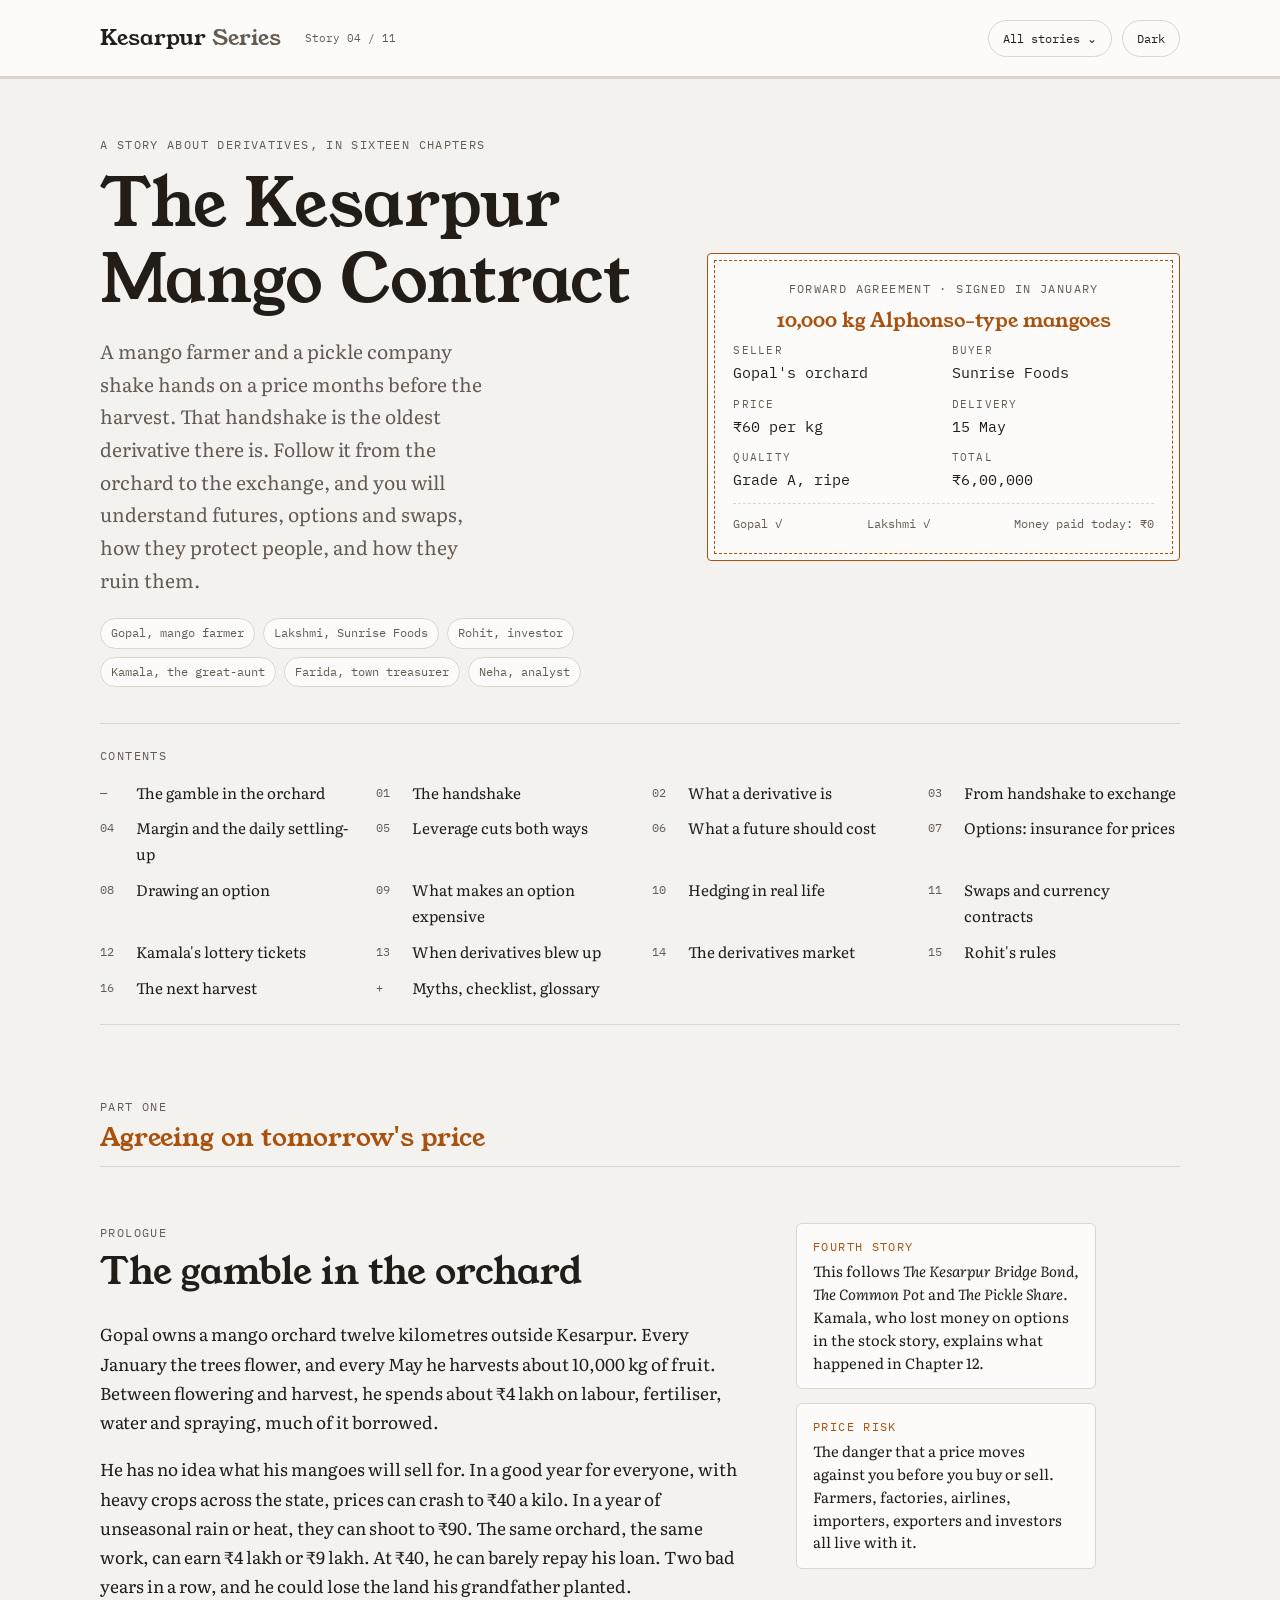
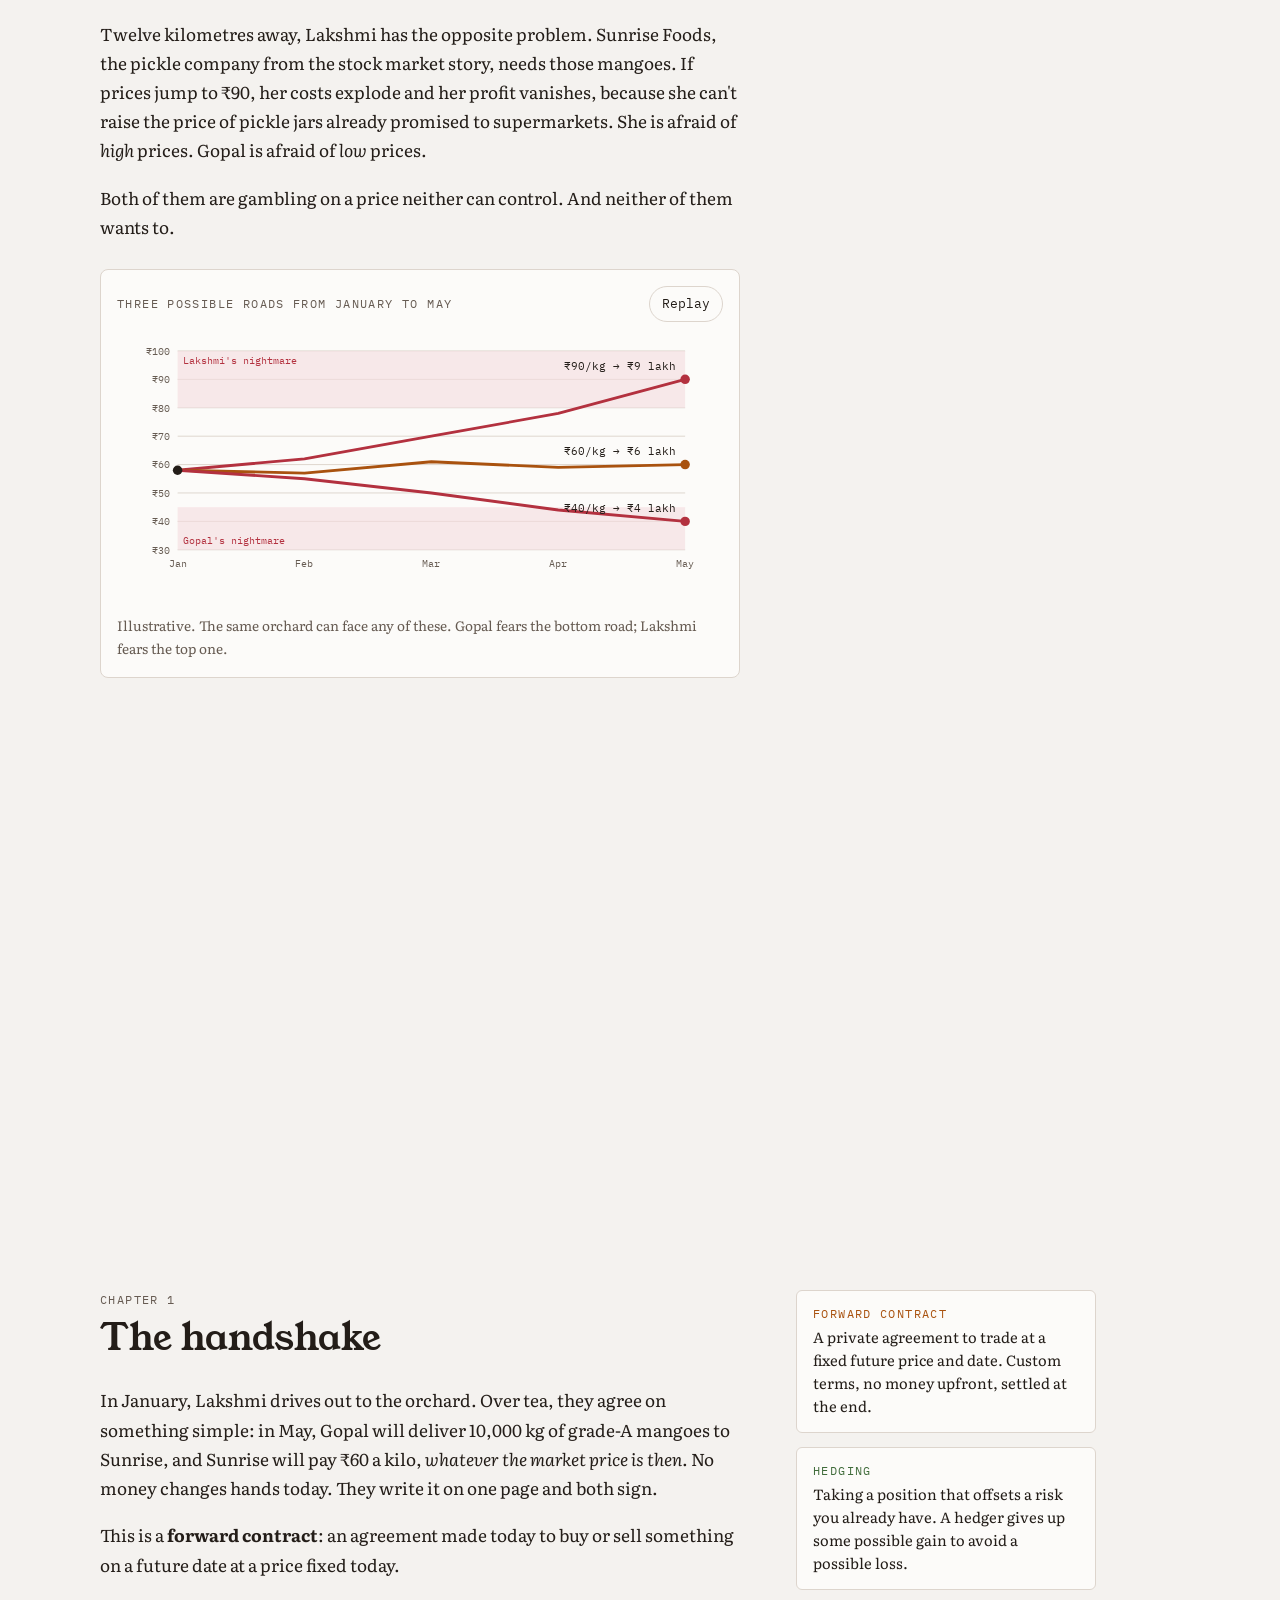
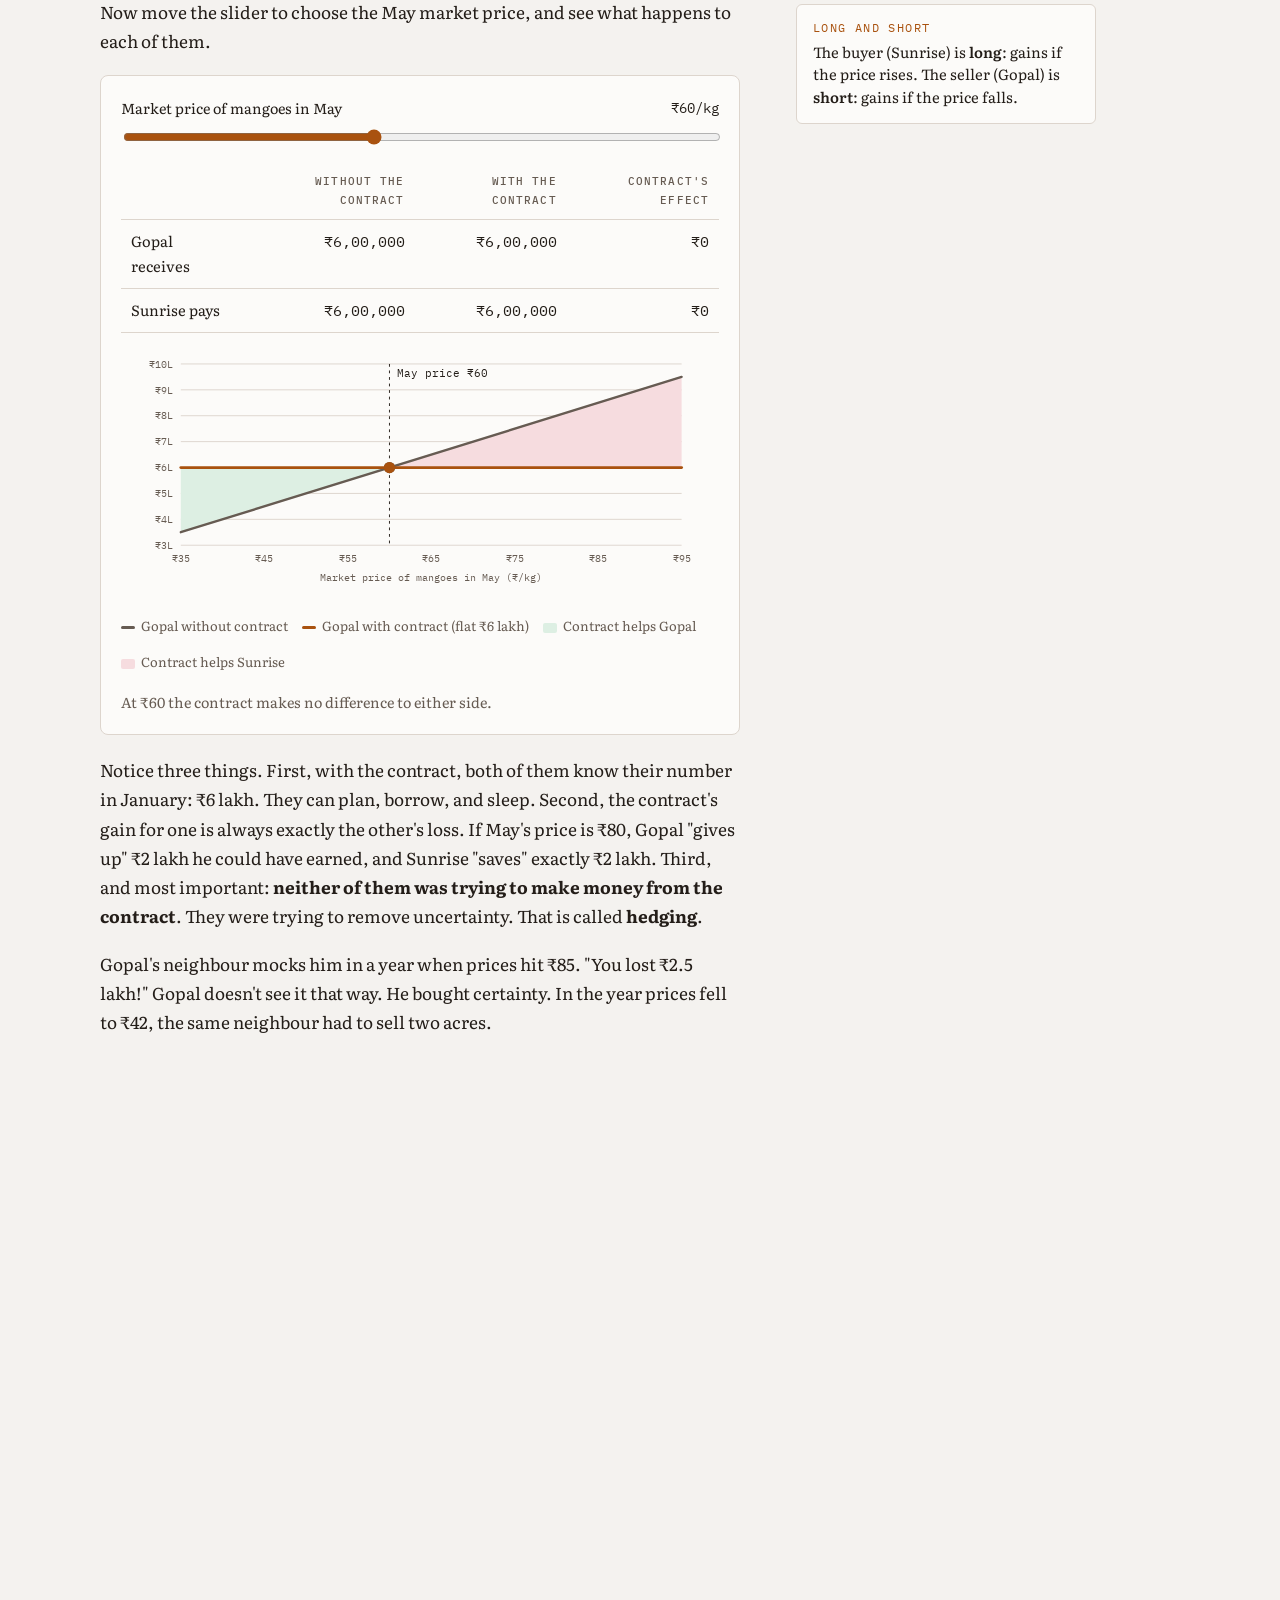
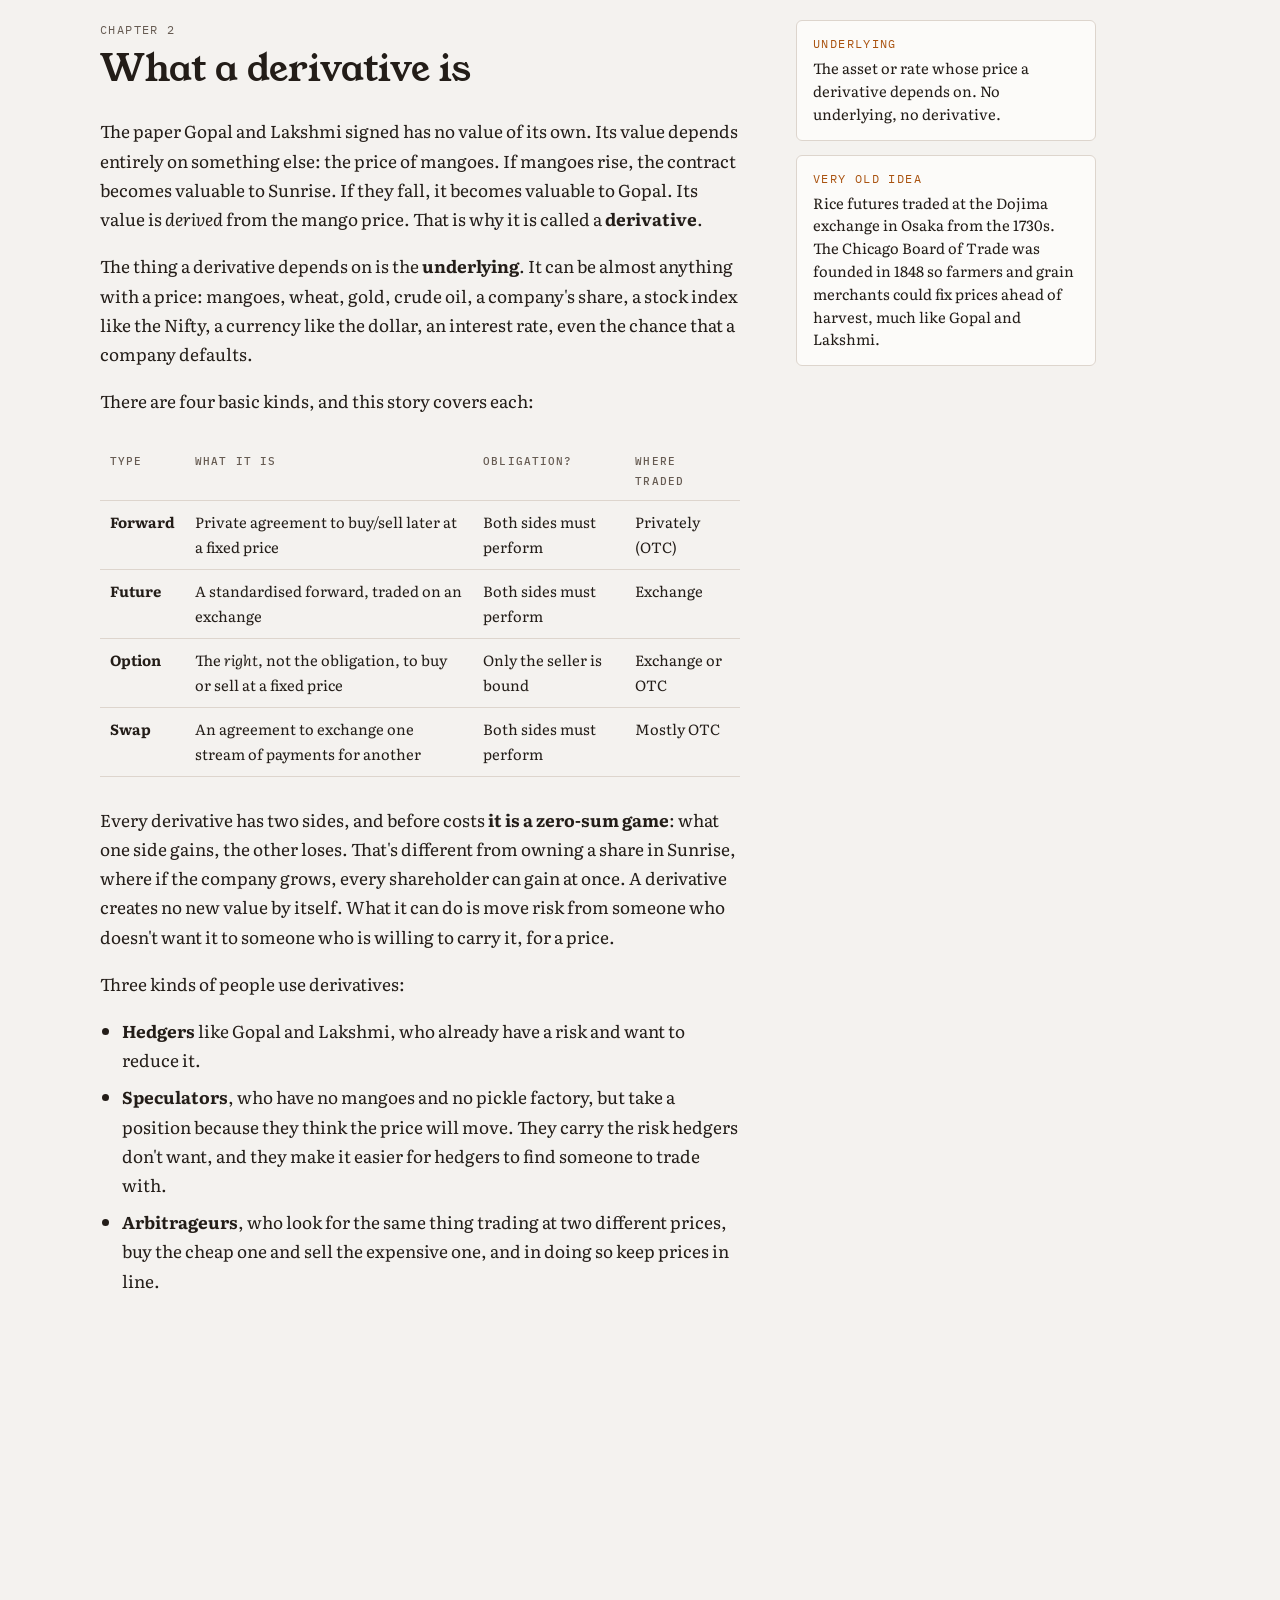
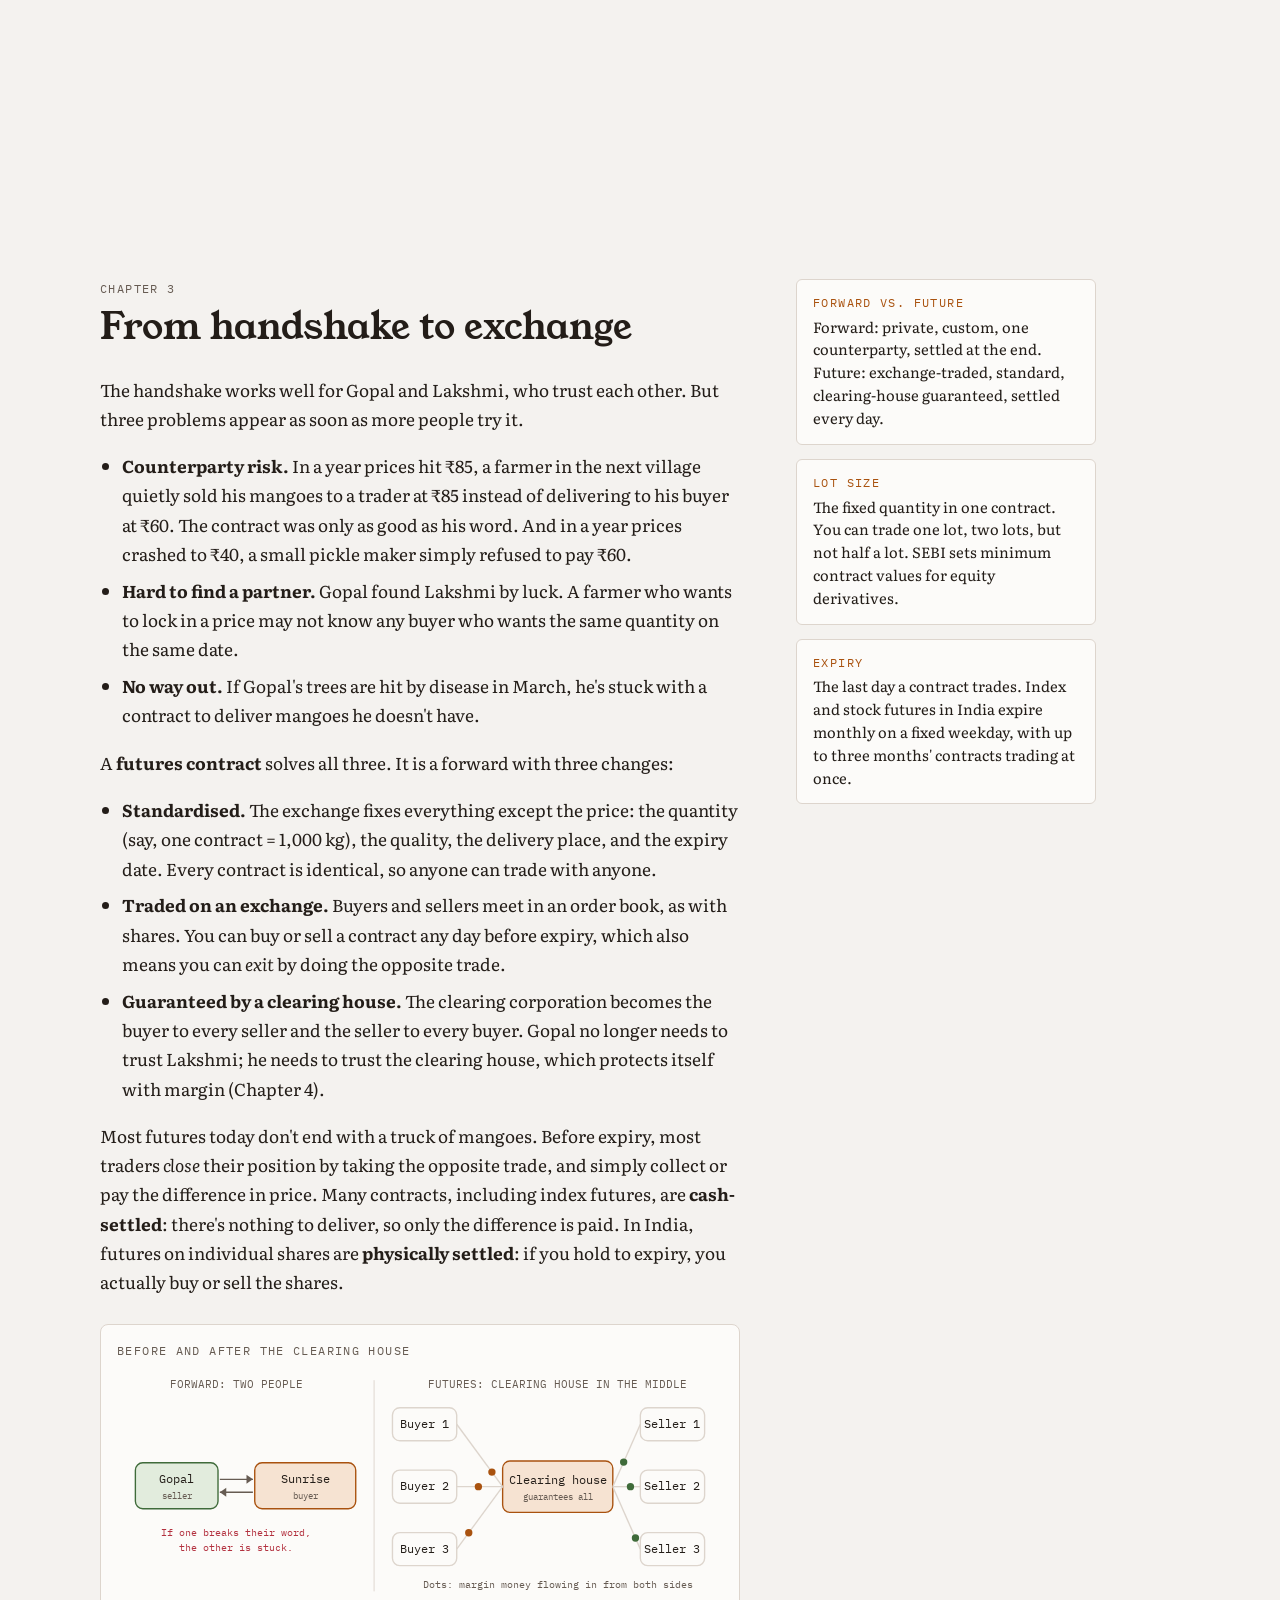
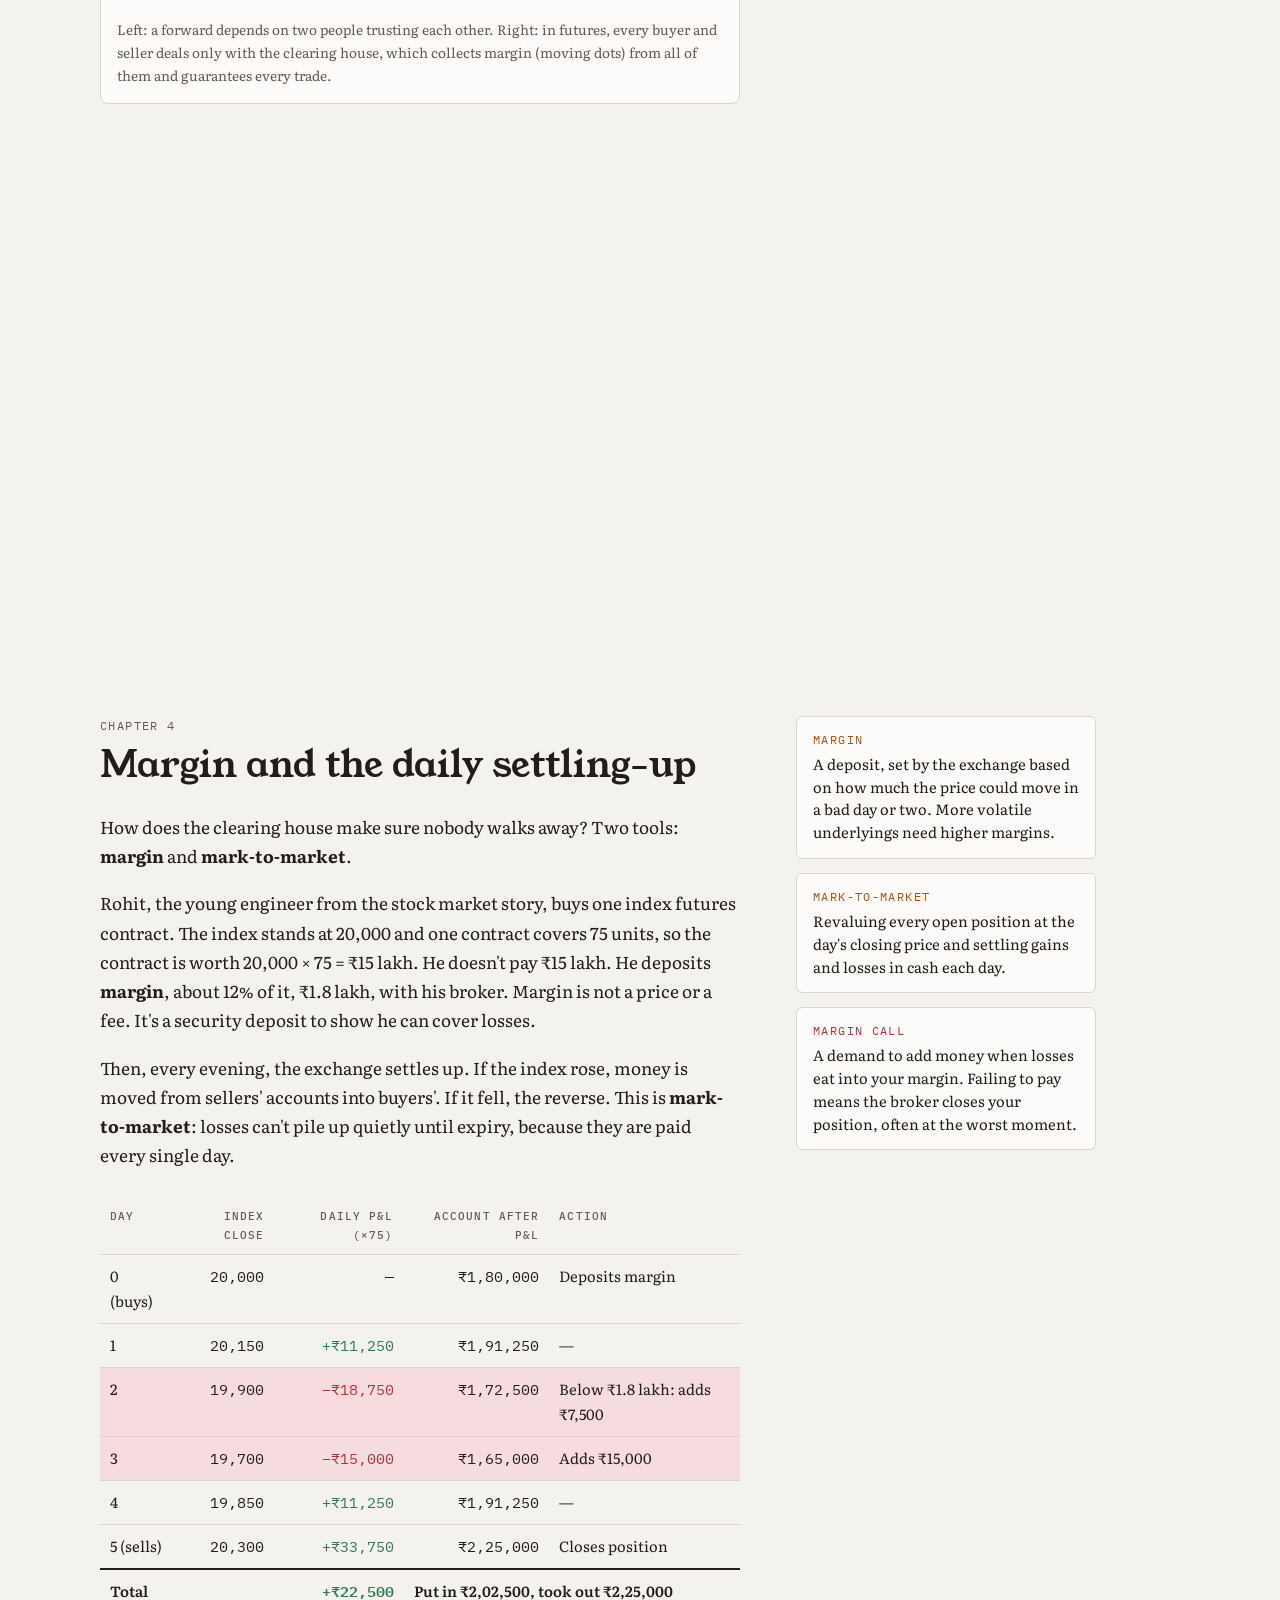
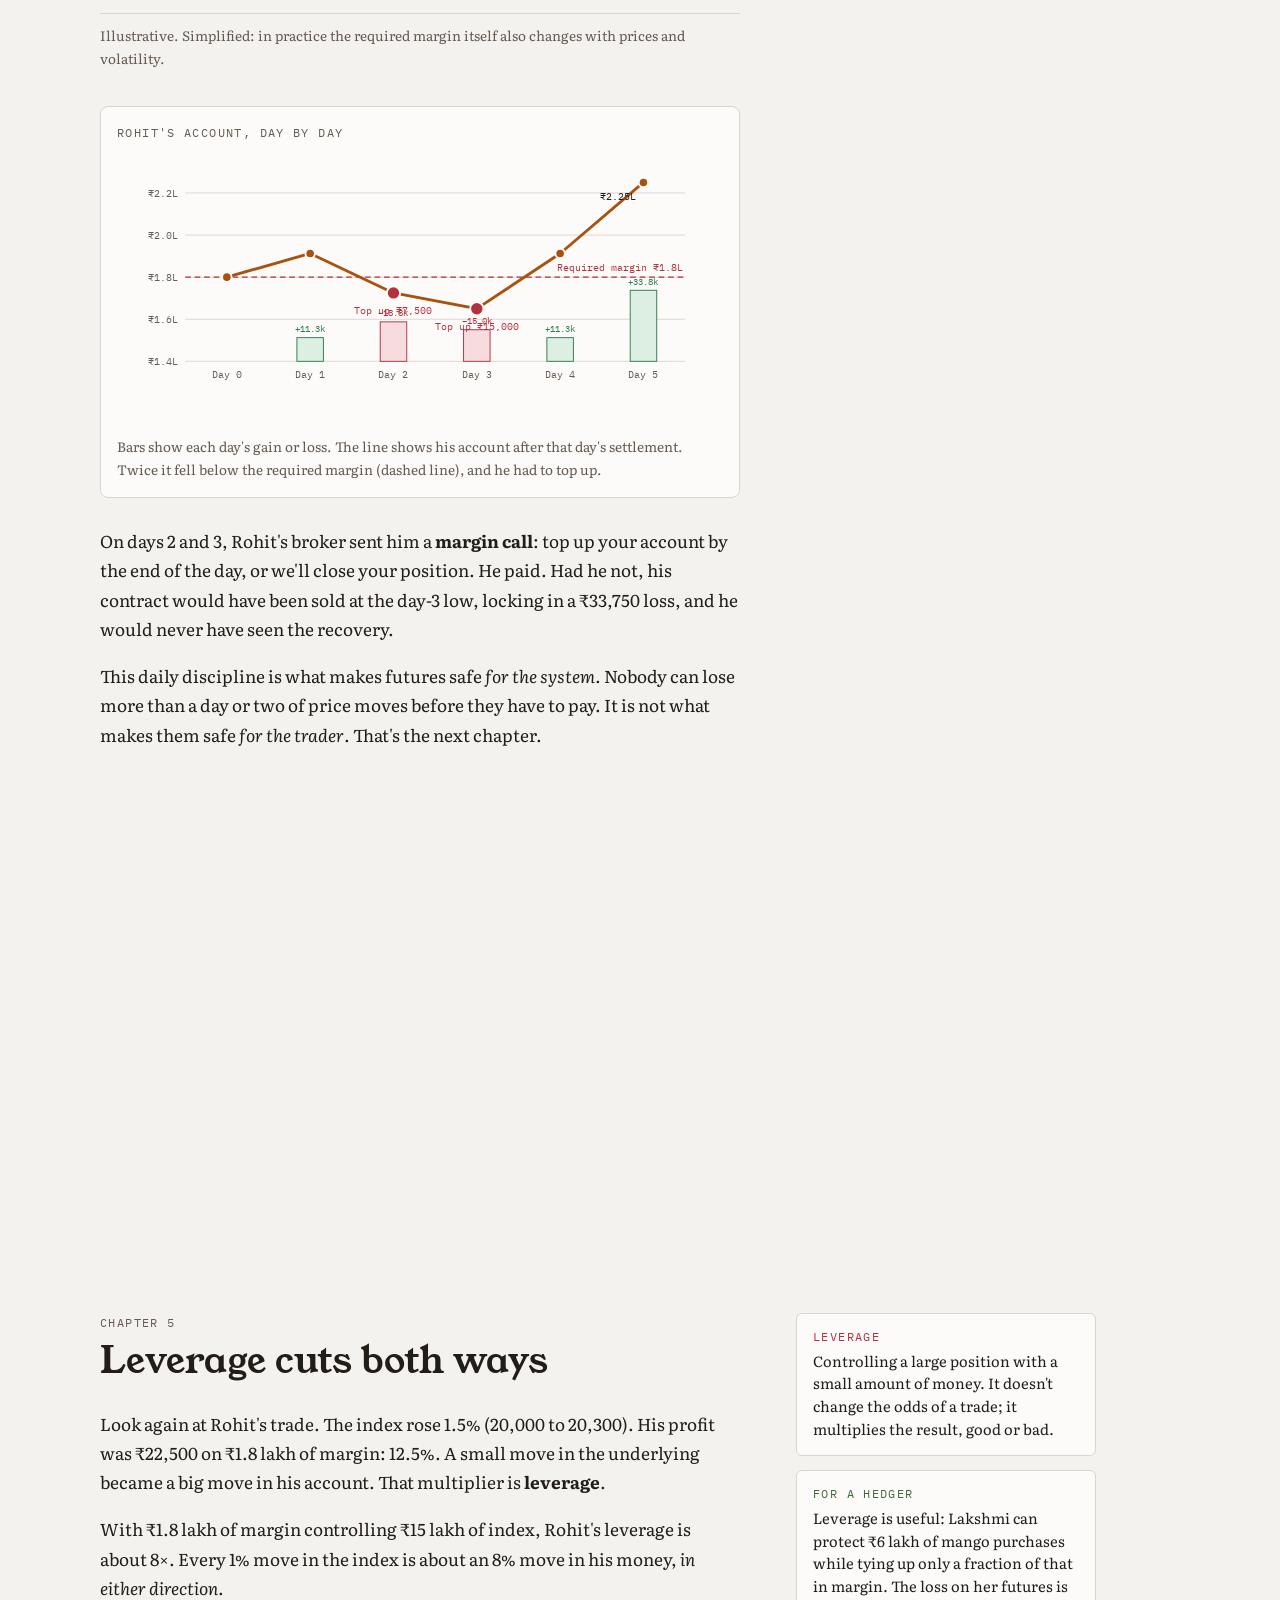
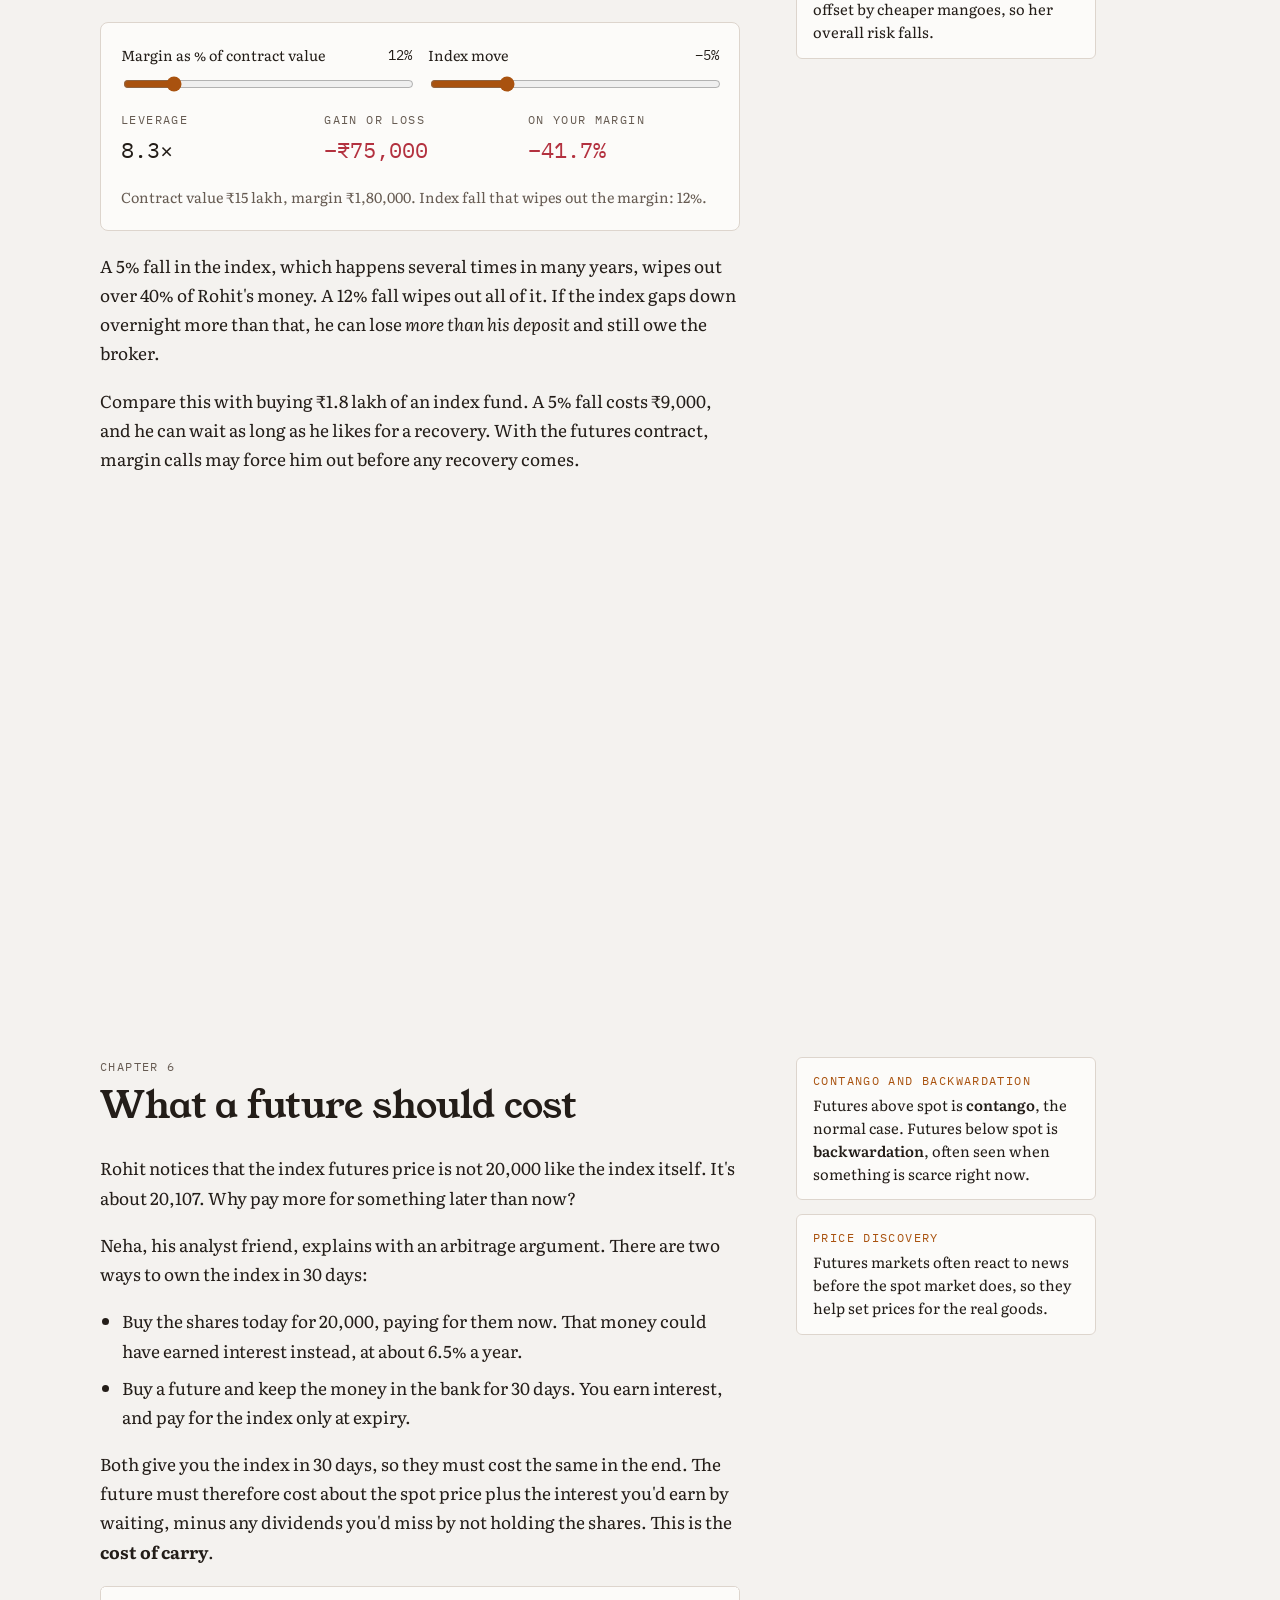
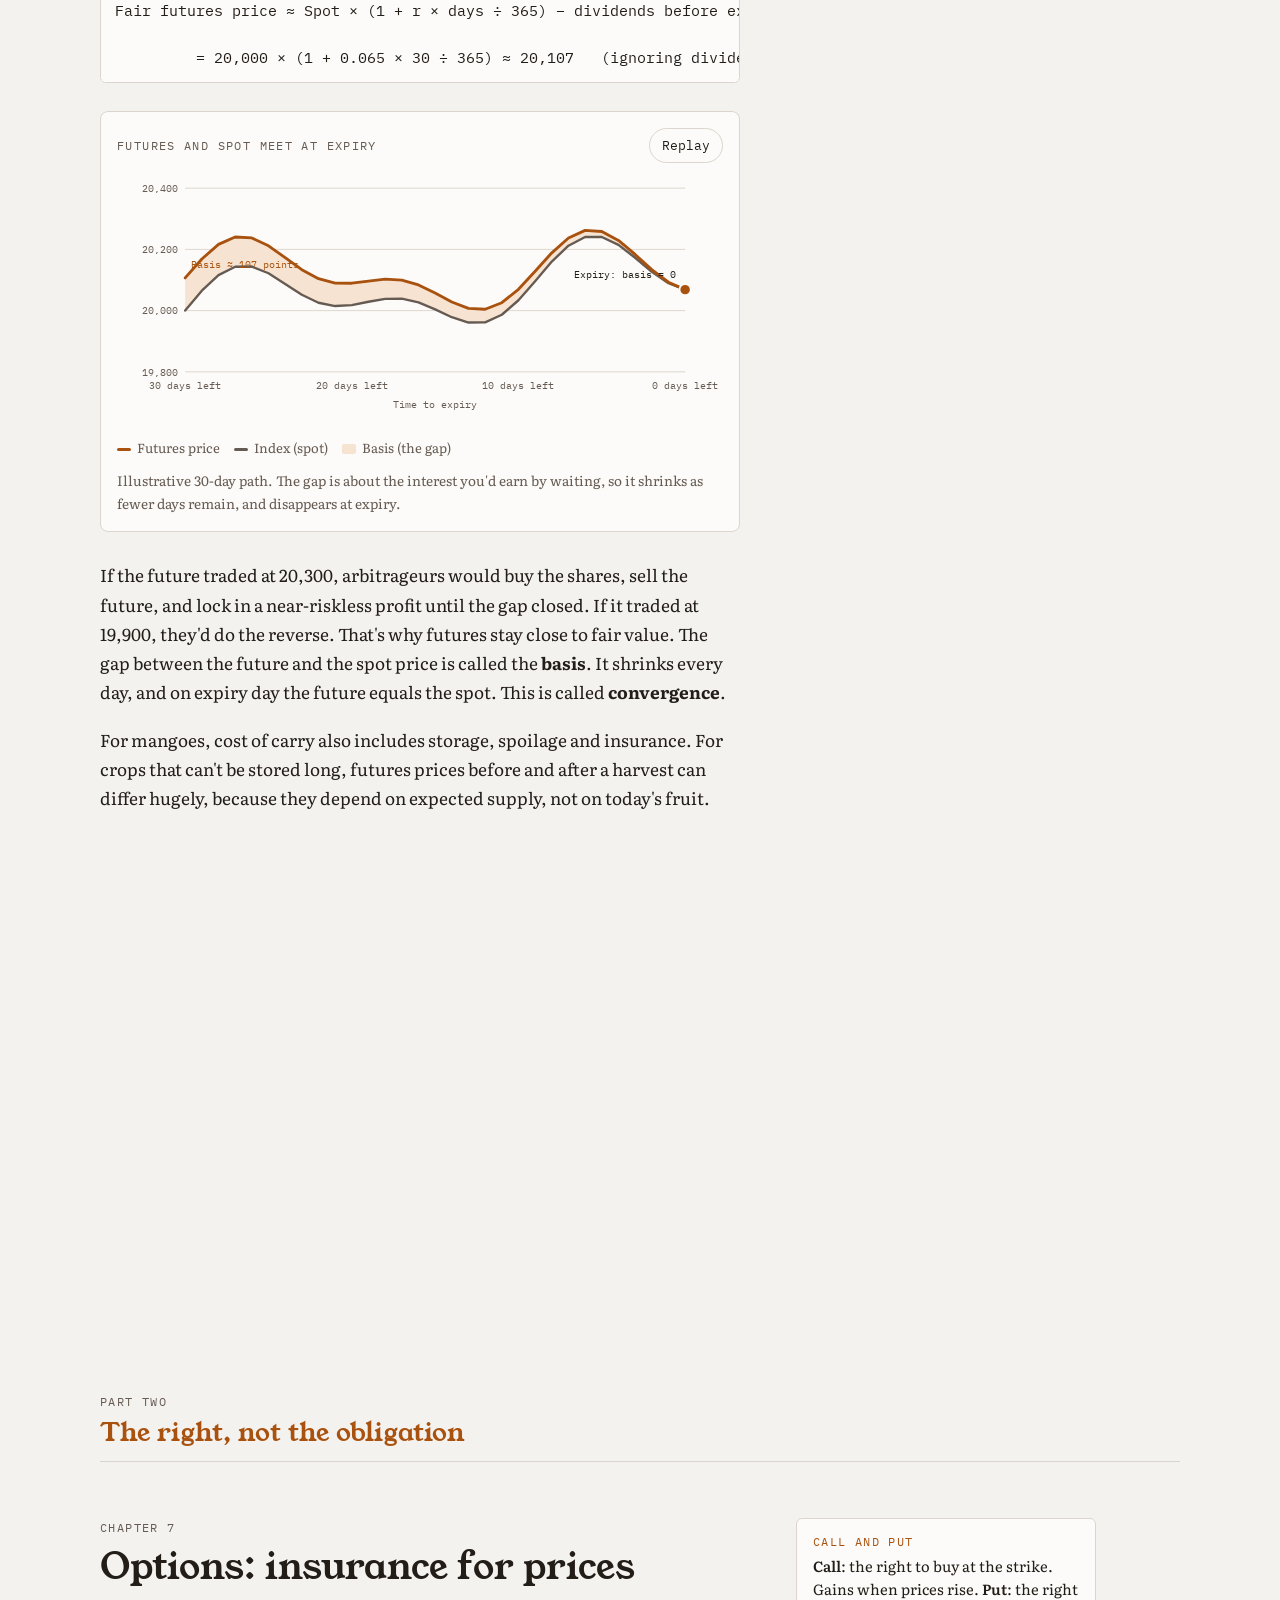
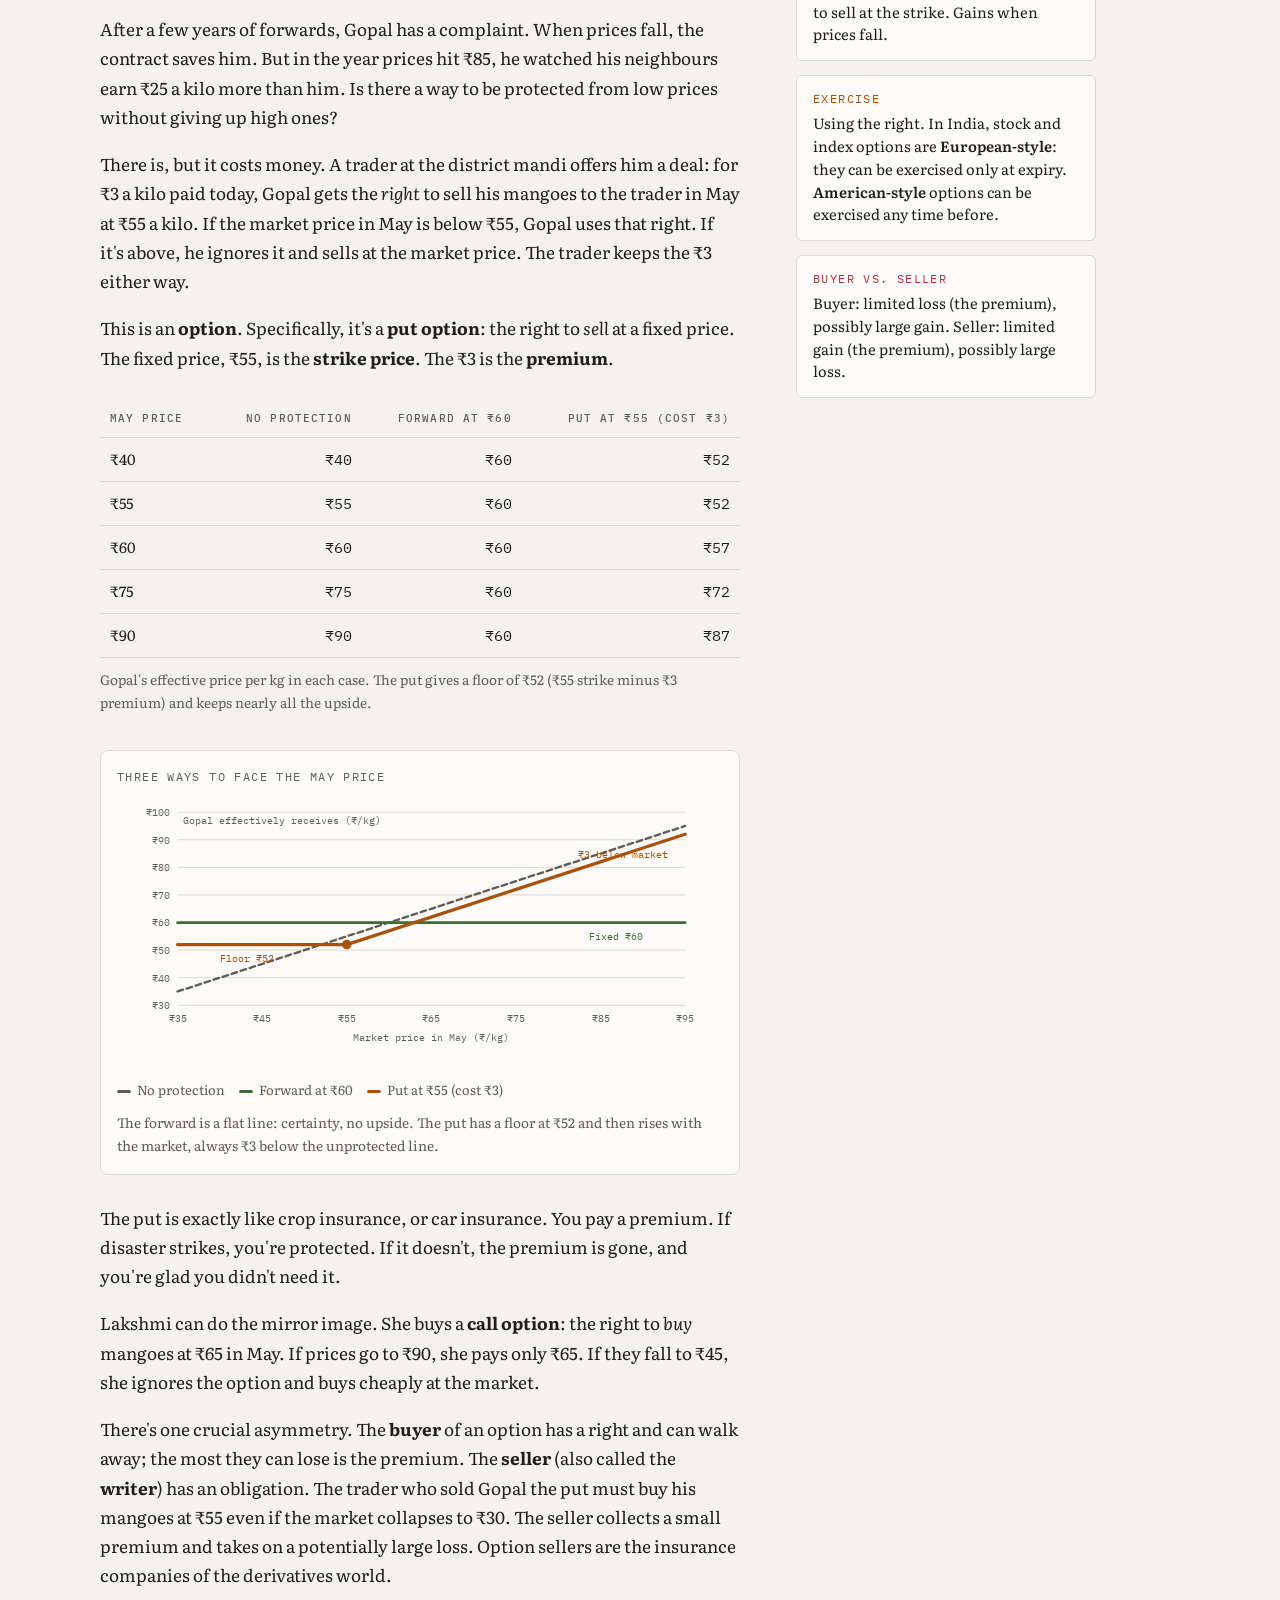
<file: mango-contract.html>
<!doctype html><html lang="en"><head><meta charset=utf8><meta name=viewport content="width=device-width,initial-scale=1,viewport-fit=cover"><style>:root{color-scheme:light;box-sizing:border-box;padding-top:env(safe-area-inset-top,0px);padding-bottom:env(safe-area-inset-bottom,0px)}html{scroll-padding-top:env(safe-area-inset-top,0px)}body{margin:0;padding:0;font:14px -apple-system,BlinkMacSystemFont,sans-serif;background:#fff;color:#000}img{max-width:100%}[hidden]:not([hidden=until-found i]){display:none!important}</style><title>The Kesarpur Mango Contract</title><meta name="claude:viewport-fit-sides" content="cover"><link rel="preconnect" href="https://fonts.googleapis.com"><link rel="preconnect" href="https://fonts.gstatic.com" crossorigin><link rel="stylesheet" href="https://fonts.googleapis.com/css2?family=Young+Serif&family=Literata:ital,opsz,wght@0,7..72,400;0,7..72,600;1,7..72,400&family=IBM+Plex+Mono:wght@400;500&display=swap"><link rel="stylesheet" href="series.css"><script>try{const t=localStorage.getItem("kesarpur-theme");if(t)document.documentElement.dataset.theme=t}catch(e){}</script></head><body><a class="ks-skip" href="#ks-content">Skip to content</a><div class="ks-header"><nav class="ks-nav" aria-label="Series navigation"><a class="ks-brand" href="index.html">Kesarpur <em>Series</em></a><span class="ks-position">Story 04 / 11</span><div class="ks-actions"><details class="ks-menu"><summary>All stories <span aria-hidden="true">⌄</span></summary><div class="ks-menu-panel"><a href="index.html">Series overview</a><a href="bridge-bond.html"><span>01</span> The Bridge Bond</a><a href="common-pot.html"><span>02</span> The Common Pot</a><a href="pickle-share.html"><span>03</span> The Pickle Share</a><a href="mango-contract.html" aria-current="page"><span>04</span> The Mango Contract</a><a href="overnight-loan.html"><span>05</span> The Overnight Loan</a><a href="remittance.html"><span>06</span> The Remittance</a><a href="warehouse.html"><span>07</span> The Warehouse</a><a href="flat.html"><span>08</span> The Flat</a><a href="ledger.html"><span>09</span> The Ledger</a><a href="safety-net.html"><span>10</span> The Safety Net</a><a href="cold-chain.html"><span>11</span> The Cold Chain</a></div></details><button id="ks-theme" type="button" aria-label="Switch colour theme">Theme</button></div></nav><div class="ks-reading"><i id="ks-progress"></i></div></div><div id="ks-content" tabindex="-1"></div>





<style>
/* Layout: fourth story in the Kesarpur series. Storybook column with a ledger margin; wide interludes span the full width. Mango-orange accent; green/red reserved for gain/loss. */
:root{
  --bg:#F4F2EF; --paper:#FCFBF9; --ink:#231D18; --muted:#665B52; --rule:#DDD5CD;
  --acc:#A9520F; --acc-soft:#F6E3D2; --leaf:#3F6B3A; --leaf-soft:#E2ECDD;
  --up:#2E7D4F; --up-soft:#DDEFE3; --down:#B3313F; --down-soft:#F6DCDF;
  --display:"Young Serif",Georgia,"Times New Roman",serif;
  --body:"Literata",Georgia,"Times New Roman",serif;
  --mono:"IBM Plex Mono",ui-monospace,Menlo,Consolas,monospace;
}
@media (prefers-color-scheme:dark){:root:not([data-theme="light"]){
  --bg:#16120F; --paper:#1F1A16; --ink:#EFE8E1; --muted:#AA9E93; --rule:#3A322B;
  --acc:#F2A25E; --acc-soft:#3A2717; --leaf:#9CC994; --leaf-soft:#1F2D1C;
  --up:#7CD39E; --up-soft:#1B3325; --down:#F38C97; --down-soft:#3F1E22; color-scheme:dark}}
:root[data-theme="dark"]{
  --bg:#16120F; --paper:#1F1A16; --ink:#EFE8E1; --muted:#AA9E93; --rule:#3A322B;
  --acc:#F2A25E; --acc-soft:#3A2717; --leaf:#9CC994; --leaf-soft:#1F2D1C;
  --up:#7CD39E; --up-soft:#1B3325; --down:#F38C97; --down-soft:#3F1E22; color-scheme:dark}

*{box-sizing:border-box}
html{scroll-behavior:smooth}
body{background:var(--bg);color:var(--ink);font-family:var(--body);font-size:1.075rem;line-height:1.7;
  padding-left:max(16px,env(safe-area-inset-left,0px));padding-right:max(16px,env(safe-area-inset-right,0px))}
.wrap{max-width:1080px;margin:0 auto;padding-block:48px 96px}
h1,h2,h3{font-family:var(--display);font-weight:400;text-wrap:balance;line-height:1.15;margin:0}
p{margin:0}
ul,ol{margin:0;padding-left:1.25em;display:flex;flex-direction:column;gap:.45em}
.num,.mono{font-family:var(--mono);font-variant-numeric:tabular-nums}
.label{font-family:var(--mono);font-size:.72rem;letter-spacing:.12em;text-transform:uppercase;color:var(--muted)}
a{color:var(--acc)}
:focus-visible{outline:2px solid var(--acc);outline-offset:3px}
h3.sub-h{font-size:1.35rem;margin-top:.7em}
.up{color:var(--up)} .down{color:var(--down)}

.hero{display:grid;grid-template-columns:1.2fr 1fr;gap:40px;align-items:center;padding-bottom:36px}
.hero h1{font-size:clamp(2.4rem,6vw,4.1rem);margin-top:10px}
.hero .lede{margin-top:18px;font-size:1.2rem;color:var(--muted);max-width:36ch}
.hero .cast{margin-top:22px;display:flex;flex-wrap:wrap;gap:8px}
.chip{font-family:var(--mono);font-size:.75rem;padding:4px 10px;border:1px solid var(--rule);border-radius:999px;color:var(--muted);background:var(--paper)}
.contract{background:var(--paper);border:1px solid var(--acc);border-radius:4px;padding:6px}
.contract-in{border:1px dashed var(--acc);padding:18px;display:flex;flex-direction:column;gap:10px}
.contract h3{font-size:1.25rem;color:var(--acc);text-align:center}
.contract dl{display:grid;grid-template-columns:repeat(2,minmax(0,1fr));gap:10px 16px;margin:0}
.contract dt{font-family:var(--mono);font-size:.66rem;letter-spacing:.12em;text-transform:uppercase;color:var(--muted)}
.contract dd{margin:0;font-family:var(--mono);font-size:.95rem}
.contract .sig{display:flex;justify-content:space-between;gap:10px;border-top:1px dashed var(--rule);padding-top:10px;font-family:var(--mono);font-size:.75rem;color:var(--muted);flex-wrap:wrap}

.toc{border-block:1px solid var(--rule);padding-block:22px;display:flex;flex-direction:column;gap:12px}
.toc ol{list-style:none;padding:0;display:grid;grid-template-columns:repeat(auto-fill,minmax(230px,1fr));gap:6px 24px}
.toc a{text-decoration:none;color:var(--ink);display:flex;gap:10px;font-size:.95rem;padding-block:2px}
.toc a span{font-family:var(--mono);font-size:.75rem;color:var(--muted);min-width:2.2em;padding-top:3px}
.toc a:hover{color:var(--acc)}
.part{padding-top:72px;display:flex;flex-direction:column;gap:6px;border-bottom:1px solid var(--rule);padding-bottom:14px}
.part h2{font-size:clamp(1.3rem,2.6vw,1.6rem);color:var(--acc)}

.chapter{display:grid;grid-template-columns:minmax(0,640px) minmax(0,300px);gap:20px 56px;padding-block:56px 8px;scroll-margin-top:16px}
.chapter > *{grid-column:1}
.chapter > aside{grid-column:2;grid-row:1 / span 30}
.chapter > header{grid-row:1}
.chapter header{display:flex;flex-direction:column;gap:8px;margin-bottom:6px}
.chapter h2{font-size:clamp(1.7rem,3.6vw,2.3rem)}
.chapter.wide{grid-template-columns:minmax(0,1fr)}
.chapter.wide > *{grid-column:1}
.chapter.wide .prose{max-width:68ch}
.prose{display:flex;flex-direction:column;gap:1.05em}
.say{border-left:2px solid var(--rule);padding-left:16px;font-style:italic}
.say b{font-style:normal;font-weight:600;font-family:var(--mono);font-size:.78rem;letter-spacing:.06em;text-transform:uppercase;color:var(--muted);display:block}
.formula{font-family:var(--mono);font-size:.92rem;background:var(--paper);border:1px solid var(--rule);border-radius:6px;padding:12px 14px;overflow-x:auto;white-space:pre;line-height:1.6}

aside{display:flex;flex-direction:column;gap:14px;align-self:start}
.note{background:var(--paper);border:1px solid var(--rule);border-radius:6px;padding:14px 16px;font-size:.92rem;line-height:1.55}
.note .label{display:block;margin-bottom:4px;color:var(--acc)}
.note.leaf .label{color:var(--leaf)}
.note.risk .label{color:var(--down)}
.note dfn{font-style:normal;font-weight:600}

figure{margin:8px 0;display:flex;flex-direction:column;gap:10px}
figcaption{font-size:.85rem;color:var(--muted)}
.scroll{overflow-x:auto}
svg text{font-family:var(--mono)}

table{border-collapse:collapse;width:100%;font-size:.92rem}
th,td{text-align:left;padding:9px 10px;border-bottom:1px solid var(--rule);vertical-align:top}
th{font-family:var(--mono);font-size:.7rem;letter-spacing:.1em;text-transform:uppercase;color:var(--muted);font-weight:500}
td.num,th.num{text-align:right;font-family:var(--mono);font-variant-numeric:tabular-nums}
tr.total td{border-top:2px solid var(--ink);font-weight:600}
tr.hl td{background:var(--down-soft)}

.panel{background:var(--paper);border:1px solid var(--rule);border-radius:8px;padding:20px;display:flex;flex-direction:column;gap:16px}
.controls{display:grid;grid-template-columns:repeat(auto-fit,minmax(200px,1fr));gap:16px}
.ctrl{display:flex;flex-direction:column;gap:6px}
.ctrl label{display:flex;justify-content:space-between;gap:8px;font-size:.9rem}
.ctrl output{font-family:var(--mono)}
input[type=range]{width:100%;accent-color:var(--acc)}
.readout{display:grid;grid-template-columns:repeat(auto-fit,minmax(150px,1fr));gap:12px}
.readout div{display:flex;flex-direction:column;gap:2px}
.readout .big{font-family:var(--mono);font-size:1.4rem;font-variant-numeric:tabular-nums}
.seg{display:flex;flex-wrap:wrap;gap:6px}
.seg button{font:inherit;font-family:var(--mono);font-size:.8rem;padding:6px 12px;border-radius:999px;border:1px solid var(--rule);background:transparent;color:var(--ink);cursor:pointer}
.seg button[aria-pressed="true"]{background:var(--acc);border-color:var(--acc);color:var(--paper)}
.seg-row{display:flex;flex-wrap:wrap;gap:16px;align-items:center}

.cols{display:grid;grid-template-columns:repeat(auto-fit,minmax(260px,1fr));gap:20px}
.col{display:flex;flex-direction:column;gap:8px;font-size:.95rem;line-height:1.6;min-width:0;border-top:3px solid var(--acc);padding-top:12px}
.col.l{border-color:var(--leaf)} .col.u{border-color:var(--up)} .col.d{border-color:var(--down)} .col.m{border-color:var(--muted)}
.col h3{font-size:1.2rem}
.risks{display:flex;flex-direction:column}
.risk-row{display:grid;grid-template-columns:170px minmax(0,1fr);gap:16px;padding-block:12px;border-bottom:1px solid var(--rule);font-size:.95rem}
.risk-row strong{font-family:var(--display);font-weight:400;font-size:1.05rem;color:var(--down)}

.myths{display:grid;grid-template-columns:repeat(auto-fit,minmax(280px,1fr));gap:16px}
.myth{background:var(--paper);border:1px solid var(--rule);border-radius:6px;padding:16px;display:flex;flex-direction:column;gap:8px;font-size:.94rem;line-height:1.6}
.myth .m{font-family:var(--display);font-size:1.1rem;color:var(--down)}
.myth .m::before{content:"Myth  ";font-family:var(--mono);font-size:.68rem;letter-spacing:.12em;text-transform:uppercase;color:var(--muted)}
.gloss{display:grid;grid-template-columns:repeat(auto-fit,minmax(300px,1fr));gap:4px 32px;margin:0}
.gloss div{padding-block:10px;border-bottom:1px solid var(--rule);font-size:.93rem;line-height:1.55}
.gloss dt{font-weight:600}
.gloss dd{margin:2px 0 0;color:var(--muted)}
.check{list-style:none;padding:0;display:grid;grid-template-columns:repeat(auto-fit,minmax(300px,1fr));gap:10px 28px}
.check li{display:grid;grid-template-columns:22px minmax(0,1fr);gap:8px;font-size:.95rem}
.check li::before{content:"";width:14px;height:14px;border:1.5px solid var(--acc);border-radius:3px;margin-top:6px}
.recap{padding-block:64px 0;display:flex;flex-direction:column;gap:20px}
.disclaimer{font-size:.82rem;color:var(--muted);margin-top:28px;max-width:70ch}

@media (max-width:860px){
  .hero{grid-template-columns:1fr}
  .chapter{grid-template-columns:minmax(0,1fr)}
  .chapter > aside{grid-column:1;grid-row:auto}
  .risk-row{grid-template-columns:1fr;gap:2px}
}
.draw{stroke-dasharray:1000;stroke-dashoffset:1000;animation:draw 2.2s ease forwards}
@keyframes draw{to{stroke-dashoffset:0}}
.fig-head{display:flex;justify-content:space-between;align-items:center;gap:10px;flex-wrap:wrap}
.legend{display:flex;flex-wrap:wrap;gap:14px;font-size:.82rem;color:var(--muted)}
.legend i{display:inline-block;width:14px;height:3px;border-radius:2px;margin-right:6px;vertical-align:middle}
.fig-card{background:var(--paper);border:1px solid var(--rule);border-radius:8px;padding:16px;display:flex;flex-direction:column;gap:10px}
@media (prefers-reduced-motion:reduce){*{transition:none!important;animation:none!important}html{scroll-behavior:auto}.draw{stroke-dashoffset:0!important}}
</style>

<div class="wrap">

<section class="hero">
  <div>
    <span class="label">A story about derivatives, in sixteen chapters</span>
    <h1>The Kesarpur Mango Contract</h1>
    <p class="lede">A mango farmer and a pickle company shake hands on a price months before the harvest. That handshake is the oldest derivative there is. Follow it from the orchard to the exchange, and you will understand futures, options and swaps, how they protect people, and how they ruin them.</p>
    <div class="cast">
      <span class="chip">Gopal, mango farmer</span>
      <span class="chip">Lakshmi, Sunrise Foods</span>
      <span class="chip">Rohit, investor</span>
      <span class="chip">Kamala, the great-aunt</span>
      <span class="chip">Farida, town treasurer</span>
      <span class="chip">Neha, analyst</span>
    </div>
  </div>
  <div class="contract" role="group" aria-label="Illustration of the forward contract between Gopal and Sunrise Foods">
    <div class="contract-in">
      <span class="label" style="text-align:center">Forward agreement · signed in January</span>
      <h3>10,000 kg Alphonso-type mangoes</h3>
      <dl>
        <div><dt>Seller</dt><dd>Gopal's orchard</dd></div>
        <div><dt>Buyer</dt><dd>Sunrise Foods</dd></div>
        <div><dt>Price</dt><dd>₹60 per kg</dd></div>
        <div><dt>Delivery</dt><dd>15 May</dd></div>
        <div><dt>Quality</dt><dd>Grade A, ripe</dd></div>
        <div><dt>Total</dt><dd>₹6,00,000</dd></div>
      </dl>
      <div class="sig"><span>Gopal ✓</span><span>Lakshmi ✓</span><span>Money paid today: ₹0</span></div>
    </div>
  </div>
</section>

<nav class="toc" aria-label="Contents">
  <span class="label">Contents</span>
  <ol>
    <li><a href="#prologue"><span>—</span>The gamble in the orchard</a></li>
    <li><a href="#forward"><span>01</span>The handshake</a></li>
    <li><a href="#what"><span>02</span>What a derivative is</a></li>
    <li><a href="#futures"><span>03</span>From handshake to exchange</a></li>
    <li><a href="#margin"><span>04</span>Margin and the daily settling-up</a></li>
    <li><a href="#leverage"><span>05</span>Leverage cuts both ways</a></li>
    <li><a href="#pricing"><span>06</span>What a future should cost</a></li>
    <li><a href="#options"><span>07</span>Options: insurance for prices</a></li>
    <li><a href="#payoff"><span>08</span>Drawing an option</a></li>
    <li><a href="#premium"><span>09</span>What makes an option expensive</a></li>
    <li><a href="#hedging"><span>10</span>Hedging in real life</a></li>
    <li><a href="#swaps"><span>11</span>Swaps and currency contracts</a></li>
    <li><a href="#kamala"><span>12</span>Kamala's lottery tickets</a></li>
    <li><a href="#blowups"><span>13</span>When derivatives blew up</a></li>
    <li><a href="#market"><span>14</span>The derivatives market</a></li>
    <li><a href="#rules"><span>15</span>Rohit's rules</a></li>
    <li><a href="#epilogue"><span>16</span>The next harvest</a></li>
    <li><a href="#myths"><span>+</span>Myths, checklist, glossary</a></li>
  </ol>
</nav>

<div class="part"><span class="label">Part one</span><h2>Agreeing on tomorrow's price</h2></div>

<section class="chapter" id="prologue">
  <header><span class="label">Prologue</span><h2>The gamble in the orchard</h2></header>
  <div class="prose">
    <p>Gopal owns a mango orchard twelve kilometres outside Kesarpur. Every January the trees flower, and every May he harvests about 10,000 kg of fruit. Between flowering and harvest, he spends about ₹4 lakh on labour, fertiliser, water and spraying, much of it borrowed.</p>
    <p>He has no idea what his mangoes will sell for. In a good year for everyone, with heavy crops across the state, prices can crash to ₹40 a kilo. In a year of unseasonal rain or heat, they can shoot to ₹90. The same orchard, the same work, can earn ₹4 lakh or ₹9 lakh. At ₹40, he can barely repay his loan. Two bad years in a row, and he could lose the land his grandfather planted.</p>
    <p>Twelve kilometres away, Lakshmi has the opposite problem. Sunrise Foods, the pickle company from the stock market story, needs those mangoes. If prices jump to ₹90, her costs explode and her profit vanishes, because she can't raise the price of pickle jars already promised to supermarkets. She is afraid of <em>high</em> prices. Gopal is afraid of <em>low</em> prices.</p>
    <p>Both of them are gambling on a price neither can control. And neither of them wants to.</p>
  </div>
  <figure class="fig-card">
    <div class="fig-head"><span class="label">Three possible roads from January to May</span><div class="seg"><button type="button" id="paths-replay">Replay</button></div></div>
    <div class="scroll"><svg viewBox="0 0 640 280" width="100%" style="min-width:480px" role="img" aria-label="Animated chart of three possible mango price paths from January to May, ending at 90, 60 and 40 rupees per kilo"><g id="paths"></g></svg></div>
    <figcaption>Illustrative. The same orchard can face any of these. Gopal fears the bottom road; Lakshmi fears the top one.</figcaption>
  </figure>
  <aside>
    <div class="note"><span class="label">Fourth story</span>This follows <em>The Kesarpur Bridge Bond</em>, <em>The Common Pot</em> and <em>The Pickle Share</em>. Kamala, who lost money on options in the stock story, explains what happened in Chapter 12.</div>
    <div class="note"><span class="label">Price risk</span>The danger that a price moves against you before you buy or sell. Farmers, factories, airlines, importers, exporters and investors all live with it.</div>
  </aside>
</section>

<section class="chapter" id="forward">
  <header><span class="label">Chapter 1</span><h2>The handshake</h2></header>
  <div class="prose">
    <p>In January, Lakshmi drives out to the orchard. Over tea, they agree on something simple: in May, Gopal will deliver 10,000 kg of grade-A mangoes to Sunrise, and Sunrise will pay ₹60 a kilo, <em>whatever the market price is then</em>. No money changes hands today. They write it on one page and both sign.</p>
    <p>This is a <strong>forward contract</strong>: an agreement made today to buy or sell something on a future date at a price fixed today.</p>
    <p>Now move the slider to choose the May market price, and see what happens to each of them.</p>
  </div>
  <div class="panel">
    <div class="ctrl"><label for="spot">Market price of mangoes in May <output id="spot-out">₹60/kg</output></label><input id="spot" type="range" min="35" max="95" step="1" value="60"></div>
    <div class="scroll">
      <table>
        <thead><tr><th></th><th class="num">Without the contract</th><th class="num">With the contract</th><th class="num">Contract's effect</th></tr></thead>
        <tbody>
          <tr><td>Gopal receives</td><td class="num" id="g-un">₹6,00,000</td><td class="num">₹6,00,000</td><td class="num" id="g-eff">₹0</td></tr>
          <tr><td>Sunrise pays</td><td class="num" id="s-un">₹6,00,000</td><td class="num">₹6,00,000</td><td class="num" id="s-eff">₹0</td></tr>
        </tbody>
      </table>
    </div>
    <div class="scroll"><svg viewBox="0 0 640 260" width="100%" style="min-width:480px" role="img" aria-label="Chart of Gopal's income with and without the forward contract for every May price"><g id="fw-chart"></g></svg></div>
    <div class="legend"><span><i style="background:var(--muted)"></i>Gopal without contract</span><span><i style="background:var(--acc)"></i>Gopal with contract (flat ₹6 lakh)</span><span><i style="background:var(--up-soft);height:10px"></i>Contract helps Gopal</span><span><i style="background:var(--down-soft);height:10px"></i>Contract helps Sunrise</span></div>
    <p style="font-size:.9rem;color:var(--muted)" id="fw-note"></p>
  </div>
  <div class="prose">
    <p>Notice three things. First, with the contract, both of them know their number in January: ₹6 lakh. They can plan, borrow, and sleep. Second, the contract's gain for one is always exactly the other's loss. If May's price is ₹80, Gopal "gives up" ₹2 lakh he could have earned, and Sunrise "saves" exactly ₹2 lakh. Third, and most important: <strong>neither of them was trying to make money from the contract</strong>. They were trying to remove uncertainty. That is called <strong>hedging</strong>.</p>
    <p>Gopal's neighbour mocks him in a year when prices hit ₹85. "You lost ₹2.5 lakh!" Gopal doesn't see it that way. He bought certainty. In the year prices fell to ₹42, the same neighbour had to sell two acres.</p>
  </div>
  <aside>
    <div class="note"><span class="label">Forward contract</span>A private agreement to trade at a fixed future price and date. Custom terms, no money upfront, settled at the end.</div>
    <div class="note leaf"><span class="label">Hedging</span>Taking a position that offsets a risk you already have. A hedger gives up some possible gain to avoid a possible loss.</div>
    <div class="note"><span class="label">Long and short</span>The buyer (Sunrise) is <dfn>long</dfn>: gains if the price rises. The seller (Gopal) is <dfn>short</dfn>: gains if the price falls.</div>
  </aside>
</section>

<section class="chapter" id="what">
  <header><span class="label">Chapter 2</span><h2>What a derivative is</h2></header>
  <div class="prose">
    <p>The paper Gopal and Lakshmi signed has no value of its own. Its value depends entirely on something else: the price of mangoes. If mangoes rise, the contract becomes valuable to Sunrise. If they fall, it becomes valuable to Gopal. Its value is <em>derived</em> from the mango price. That is why it is called a <strong>derivative</strong>.</p>
    <p>The thing a derivative depends on is the <strong>underlying</strong>. It can be almost anything with a price: mangoes, wheat, gold, crude oil, a company's share, a stock index like the Nifty, a currency like the dollar, an interest rate, even the chance that a company defaults.</p>
    <p>There are four basic kinds, and this story covers each:</p>
  </div>
  <figure>
    <div class="scroll">
      <table>
        <thead><tr><th>Type</th><th>What it is</th><th>Obligation?</th><th>Where traded</th></tr></thead>
        <tbody>
          <tr><td><strong>Forward</strong></td><td>Private agreement to buy/sell later at a fixed price</td><td>Both sides must perform</td><td>Privately (OTC)</td></tr>
          <tr><td><strong>Future</strong></td><td>A standardised forward, traded on an exchange</td><td>Both sides must perform</td><td>Exchange</td></tr>
          <tr><td><strong>Option</strong></td><td>The <em>right</em>, not the obligation, to buy or sell at a fixed price</td><td>Only the seller is bound</td><td>Exchange or OTC</td></tr>
          <tr><td><strong>Swap</strong></td><td>An agreement to exchange one stream of payments for another</td><td>Both sides must perform</td><td>Mostly OTC</td></tr>
        </tbody>
      </table>
    </div>
  </figure>
  <div class="prose">
    <p>Every derivative has two sides, and before costs <strong>it is a zero-sum game</strong>: what one side gains, the other loses. That's different from owning a share in Sunrise, where if the company grows, every shareholder can gain at once. A derivative creates no new value by itself. What it can do is move risk from someone who doesn't want it to someone who is willing to carry it, for a price.</p>
    <p>Three kinds of people use derivatives:</p>
    <ul>
      <li><strong>Hedgers</strong> like Gopal and Lakshmi, who already have a risk and want to reduce it.</li>
      <li><strong>Speculators</strong>, who have no mangoes and no pickle factory, but take a position because they think the price will move. They carry the risk hedgers don't want, and they make it easier for hedgers to find someone to trade with.</li>
      <li><strong>Arbitrageurs</strong>, who look for the same thing trading at two different prices, buy the cheap one and sell the expensive one, and in doing so keep prices in line.</li>
    </ul>
  </div>
  <aside>
    <div class="note"><span class="label">Underlying</span>The asset or rate whose price a derivative depends on. No underlying, no derivative.</div>
    <div class="note"><span class="label">Very old idea</span>Rice futures traded at the Dojima exchange in Osaka from the 1730s. The Chicago Board of Trade was founded in 1848 so farmers and grain merchants could fix prices ahead of harvest, much like Gopal and Lakshmi.</div>
  </aside>
</section>

<section class="chapter" id="futures">
  <header><span class="label">Chapter 3</span><h2>From handshake to exchange</h2></header>
  <div class="prose">
    <p>The handshake works well for Gopal and Lakshmi, who trust each other. But three problems appear as soon as more people try it.</p>
    <ul>
      <li><strong>Counterparty risk.</strong> In a year prices hit ₹85, a farmer in the next village quietly sold his mangoes to a trader at ₹85 instead of delivering to his buyer at ₹60. The contract was only as good as his word. And in a year prices crashed to ₹40, a small pickle maker simply refused to pay ₹60.</li>
      <li><strong>Hard to find a partner.</strong> Gopal found Lakshmi by luck. A farmer who wants to lock in a price may not know any buyer who wants the same quantity on the same date.</li>
      <li><strong>No way out.</strong> If Gopal's trees are hit by disease in March, he's stuck with a contract to deliver mangoes he doesn't have.</li>
    </ul>
    <p>A <strong>futures contract</strong> solves all three. It is a forward with three changes:</p>
    <ul>
      <li><strong>Standardised.</strong> The exchange fixes everything except the price: the quantity (say, one contract = 1,000 kg), the quality, the delivery place, and the expiry date. Every contract is identical, so anyone can trade with anyone.</li>
      <li><strong>Traded on an exchange.</strong> Buyers and sellers meet in an order book, as with shares. You can buy or sell a contract any day before expiry, which also means you can <em>exit</em> by doing the opposite trade.</li>
      <li><strong>Guaranteed by a clearing house.</strong> The clearing corporation becomes the buyer to every seller and the seller to every buyer. Gopal no longer needs to trust Lakshmi; he needs to trust the clearing house, which protects itself with margin (Chapter 4).</li>
    </ul>
    <p>Most futures today don't end with a truck of mangoes. Before expiry, most traders <em>close</em> their position by taking the opposite trade, and simply collect or pay the difference in price. Many contracts, including index futures, are <strong>cash-settled</strong>: there's nothing to deliver, so only the difference is paid. In India, futures on individual shares are <strong>physically settled</strong>: if you hold to expiry, you actually buy or sell the shares.</p>
  </div>
  <figure class="fig-card">
    <span class="label">Before and after the clearing house</span>
    <div class="scroll"><svg viewBox="0 0 660 250" width="100%" style="min-width:560px" role="img" aria-label="Diagram: on the left, a farmer and a buyer trade directly and must trust each other. On the right, many buyers and sellers each deal only with a clearing house in the middle, sending margin money to it."><g id="clear"></g></svg></div>
    <figcaption>Left: a forward depends on two people trusting each other. Right: in futures, every buyer and seller deals only with the clearing house, which collects margin (moving dots) from all of them and guarantees every trade.</figcaption>
  </figure>
  <aside>
    <div class="note"><span class="label">Forward vs. future</span>Forward: private, custom, one counterparty, settled at the end. Future: exchange-traded, standard, clearing-house guaranteed, settled every day.</div>
    <div class="note"><span class="label">Lot size</span>The fixed quantity in one contract. You can trade one lot, two lots, but not half a lot. SEBI sets minimum contract values for equity derivatives.</div>
    <div class="note"><span class="label">Expiry</span>The last day a contract trades. Index and stock futures in India expire monthly on a fixed weekday, with up to three months' contracts trading at once.</div>
  </aside>
</section>

<section class="chapter" id="margin">
  <header><span class="label">Chapter 4</span><h2>Margin and the daily settling-up</h2></header>
  <div class="prose">
    <p>How does the clearing house make sure nobody walks away? Two tools: <strong>margin</strong> and <strong>mark-to-market</strong>.</p>
    <p>Rohit, the young engineer from the stock market story, buys one index futures contract. The index stands at 20,000 and one contract covers 75 units, so the contract is worth 20,000 × 75 = ₹15 lakh. He doesn't pay ₹15 lakh. He deposits <strong>margin</strong>, about 12% of it, ₹1.8 lakh, with his broker. Margin is not a price or a fee. It's a security deposit to show he can cover losses.</p>
    <p>Then, every evening, the exchange settles up. If the index rose, money is moved from sellers' accounts into buyers'. If it fell, the reverse. This is <strong>mark-to-market</strong>: losses can't pile up quietly until expiry, because they are paid every single day.</p>
  </div>
  <figure>
    <div class="scroll">
      <table>
        <thead><tr><th>Day</th><th class="num">Index close</th><th class="num">Daily P&amp;L (×75)</th><th class="num">Account after P&amp;L</th><th>Action</th></tr></thead>
        <tbody>
          <tr><td>0 (buys)</td><td class="num">20,000</td><td class="num">—</td><td class="num">₹1,80,000</td><td>Deposits margin</td></tr>
          <tr><td>1</td><td class="num">20,150</td><td class="num up">+₹11,250</td><td class="num">₹1,91,250</td><td>—</td></tr>
          <tr class="hl"><td>2</td><td class="num">19,900</td><td class="num down">−₹18,750</td><td class="num">₹1,72,500</td><td>Below ₹1.8 lakh: adds ₹7,500</td></tr>
          <tr class="hl"><td>3</td><td class="num">19,700</td><td class="num down">−₹15,000</td><td class="num">₹1,65,000</td><td>Adds ₹15,000</td></tr>
          <tr><td>4</td><td class="num">19,850</td><td class="num up">+₹11,250</td><td class="num">₹1,91,250</td><td>—</td></tr>
          <tr><td>5 (sells)</td><td class="num">20,300</td><td class="num up">+₹33,750</td><td class="num">₹2,25,000</td><td>Closes position</td></tr>
          <tr class="total"><td colspan="2">Total</td><td class="num up">+₹22,500</td><td colspan="2">Put in ₹2,02,500, took out ₹2,25,000</td></tr>
        </tbody>
      </table>
    </div>
    <figcaption>Illustrative. Simplified: in practice the required margin itself also changes with prices and volatility.</figcaption>
  </figure>
  <figure class="fig-card">
    <span class="label">Rohit's account, day by day</span>
    <div class="scroll"><svg viewBox="0 0 640 280" width="100%" style="min-width:480px" role="img" aria-label="Chart of Rohit's margin account balance over six days, dipping below the required margin line twice, and daily profit and loss bars"><g id="mtm"></g></svg></div>
    <figcaption>Bars show each day's gain or loss. The line shows his account after that day's settlement. Twice it fell below the required margin (dashed line), and he had to top up.</figcaption>
  </figure>
  <div class="prose">
    <p>On days 2 and 3, Rohit's broker sent him a <strong>margin call</strong>: top up your account by the end of the day, or we'll close your position. He paid. Had he not, his contract would have been sold at the day-3 low, locking in a ₹33,750 loss, and he would never have seen the recovery.</p>
    <p>This daily discipline is what makes futures safe <em>for the system</em>. Nobody can lose more than a day or two of price moves before they have to pay. It is not what makes them safe <em>for the trader</em>. That's the next chapter.</p>
  </div>
  <aside>
    <div class="note"><span class="label">Margin</span>A deposit, set by the exchange based on how much the price could move in a bad day or two. More volatile underlyings need higher margins.</div>
    <div class="note"><span class="label">Mark-to-market</span>Revaluing every open position at the day's closing price and settling gains and losses in cash each day.</div>
    <div class="note risk"><span class="label">Margin call</span>A demand to add money when losses eat into your margin. Failing to pay means the broker closes your position, often at the worst moment.</div>
  </aside>
</section>

<section class="chapter" id="leverage">
  <header><span class="label">Chapter 5</span><h2>Leverage cuts both ways</h2></header>
  <div class="prose">
    <p>Look again at Rohit's trade. The index rose 1.5% (20,000 to 20,300). His profit was ₹22,500 on ₹1.8 lakh of margin: 12.5%. A small move in the underlying became a big move in his account. That multiplier is <strong>leverage</strong>.</p>
    <p>With ₹1.8 lakh of margin controlling ₹15 lakh of index, Rohit's leverage is about 8×. Every 1% move in the index is about an 8% move in his money, <em>in either direction</em>.</p>
  </div>
  <div class="panel">
    <div class="controls">
      <div class="ctrl"><label for="lev-m">Margin as % of contract value <output id="lev-m-out">12%</output></label><input id="lev-m" type="range" min="5" max="50" step="1" value="12"></div>
      <div class="ctrl"><label for="lev-x">Index move <output id="lev-x-out">−5%</output></label><input id="lev-x" type="range" min="-10" max="10" step="0.5" value="-5"></div>
    </div>
    <div class="readout">
      <div><span class="label">Leverage</span><span class="big" id="lev-l">8.3×</span></div>
      <div><span class="label">Gain or loss</span><span class="big" id="lev-pl">−₹75,000</span></div>
      <div><span class="label">On your margin</span><span class="big" id="lev-pct">−41.7%</span></div>
    </div>
    <p style="font-size:.9rem;color:var(--muted)" id="lev-note"></p>
  </div>
  <div class="prose">
    <p>A 5% fall in the index, which happens several times in many years, wipes out over 40% of Rohit's money. A 12% fall wipes out all of it. If the index gaps down overnight more than that, he can lose <em>more than his deposit</em> and still owe the broker.</p>
    <p>Compare this with buying ₹1.8 lakh of an index fund. A 5% fall costs ₹9,000, and he can wait as long as he likes for a recovery. With the futures contract, margin calls may force him out before any recovery comes.</p>
  </div>
  <aside>
    <div class="note risk"><span class="label">Leverage</span>Controlling a large position with a small amount of money. It doesn't change the odds of a trade; it multiplies the result, good or bad.</div>
    <div class="note leaf"><span class="label">For a hedger</span>Leverage is useful: Lakshmi can protect ₹6 lakh of mango purchases while tying up only a fraction of that in margin. The loss on her futures is offset by cheaper mangoes, so her overall risk falls.</div>
  </aside>
</section>

<section class="chapter" id="pricing">
  <header><span class="label">Chapter 6</span><h2>What a future should cost</h2></header>
  <div class="prose">
    <p>Rohit notices that the index futures price is not 20,000 like the index itself. It's about 20,107. Why pay more for something later than now?</p>
    <p>Neha, his analyst friend, explains with an arbitrage argument. There are two ways to own the index in 30 days:</p>
    <ul>
      <li>Buy the shares today for 20,000, paying for them now. That money could have earned interest instead, at about 6.5% a year.</li>
      <li>Buy a future and keep the money in the bank for 30 days. You earn interest, and pay for the index only at expiry.</li>
    </ul>
    <p>Both give you the index in 30 days, so they must cost the same in the end. The future must therefore cost about the spot price plus the interest you'd earn by waiting, minus any dividends you'd miss by not holding the shares. This is the <strong>cost of carry</strong>.</p>
  </div>
  <div class="formula">Fair futures price ≈ Spot × (1 + r × days ÷ 365) − dividends before expiry

         = 20,000 × (1 + 0.065 × 30 ÷ 365) ≈ 20,107   (ignoring dividends)</div>
  <figure class="fig-card">
    <div class="fig-head"><span class="label">Futures and spot meet at expiry</span><div class="seg"><button type="button" id="conv-replay">Replay</button></div></div>
    <div class="scroll"><svg viewBox="0 0 640 260" width="100%" style="min-width:480px" role="img" aria-label="Chart showing the futures price staying above the index and the gap shrinking to zero on expiry day"><g id="conv"></g></svg></div>
    <div class="legend"><span><i style="background:var(--acc)"></i>Futures price</span><span><i style="background:var(--muted)"></i>Index (spot)</span><span><i style="background:var(--acc-soft);height:10px"></i>Basis (the gap)</span></div>
    <figcaption>Illustrative 30-day path. The gap is about the interest you'd earn by waiting, so it shrinks as fewer days remain, and disappears at expiry.</figcaption>
  </figure>
  <div class="prose">
    <p>If the future traded at 20,300, arbitrageurs would buy the shares, sell the future, and lock in a near-riskless profit until the gap closed. If it traded at 19,900, they'd do the reverse. That's why futures stay close to fair value. The gap between the future and the spot price is called the <strong>basis</strong>. It shrinks every day, and on expiry day the future equals the spot. This is called <strong>convergence</strong>.</p>
    <p>For mangoes, cost of carry also includes storage, spoilage and insurance. For crops that can't be stored long, futures prices before and after a harvest can differ hugely, because they depend on expected supply, not on today's fruit.</p>
  </div>
  <aside>
    <div class="note"><span class="label">Contango and backwardation</span>Futures above spot is <dfn>contango</dfn>, the normal case. Futures below spot is <dfn>backwardation</dfn>, often seen when something is scarce right now.</div>
    <div class="note"><span class="label">Price discovery</span>Futures markets often react to news before the spot market does, so they help set prices for the real goods.</div>
  </aside>
</section>

<div class="part"><span class="label">Part two</span><h2>The right, not the obligation</h2></div>

<section class="chapter" id="options">
  <header><span class="label">Chapter 7</span><h2>Options: insurance for prices</h2></header>
  <div class="prose">
    <p>After a few years of forwards, Gopal has a complaint. When prices fall, the contract saves him. But in the year prices hit ₹85, he watched his neighbours earn ₹25 a kilo more than him. Is there a way to be protected from low prices without giving up high ones?</p>
    <p>There is, but it costs money. A trader at the district mandi offers him a deal: for ₹3 a kilo paid today, Gopal gets the <em>right</em> to sell his mangoes to the trader in May at ₹55 a kilo. If the market price in May is below ₹55, Gopal uses that right. If it's above, he ignores it and sells at the market price. The trader keeps the ₹3 either way.</p>
    <p>This is an <strong>option</strong>. Specifically, it's a <strong>put option</strong>: the right to <em>sell</em> at a fixed price. The fixed price, ₹55, is the <strong>strike price</strong>. The ₹3 is the <strong>premium</strong>.</p>
  </div>
  <figure>
    <div class="scroll">
      <table>
        <thead><tr><th>May price</th><th class="num">No protection</th><th class="num">Forward at ₹60</th><th class="num">Put at ₹55 (cost ₹3)</th></tr></thead>
        <tbody>
          <tr><td>₹40</td><td class="num">₹40</td><td class="num">₹60</td><td class="num">₹52</td></tr>
          <tr><td>₹55</td><td class="num">₹55</td><td class="num">₹60</td><td class="num">₹52</td></tr>
          <tr><td>₹60</td><td class="num">₹60</td><td class="num">₹60</td><td class="num">₹57</td></tr>
          <tr><td>₹75</td><td class="num">₹75</td><td class="num">₹60</td><td class="num">₹72</td></tr>
          <tr><td>₹90</td><td class="num">₹90</td><td class="num">₹60</td><td class="num">₹87</td></tr>
        </tbody>
      </table>
    </div>
    <figcaption>Gopal's effective price per kg in each case. The put gives a floor of ₹52 (₹55 strike minus ₹3 premium) and keeps nearly all the upside.</figcaption>
  </figure>
  <figure class="fig-card">
    <span class="label">Three ways to face the May price</span>
    <div class="scroll"><svg viewBox="0 0 640 280" width="100%" style="min-width:480px" role="img" aria-label="Chart comparing Gopal's effective price per kilo with no protection, a forward at 60, and a put at 55"><g id="hedge3"></g></svg></div>
    <div class="legend"><span><i style="background:var(--muted)"></i>No protection</span><span><i style="background:var(--leaf)"></i>Forward at ₹60</span><span><i style="background:var(--acc)"></i>Put at ₹55 (cost ₹3)</span></div>
    <figcaption>The forward is a flat line: certainty, no upside. The put has a floor at ₹52 and then rises with the market, always ₹3 below the unprotected line.</figcaption>
  </figure>
  <div class="prose">
    <p>The put is exactly like crop insurance, or car insurance. You pay a premium. If disaster strikes, you're protected. If it doesn't, the premium is gone, and you're glad you didn't need it.</p>
    <p>Lakshmi can do the mirror image. She buys a <strong>call option</strong>: the right to <em>buy</em> mangoes at ₹65 in May. If prices go to ₹90, she pays only ₹65. If they fall to ₹45, she ignores the option and buys cheaply at the market.</p>
    <p>There's one crucial asymmetry. The <strong>buyer</strong> of an option has a right and can walk away; the most they can lose is the premium. The <strong>seller</strong> (also called the <strong>writer</strong>) has an obligation. The trader who sold Gopal the put must buy his mangoes at ₹55 even if the market collapses to ₹30. The seller collects a small premium and takes on a potentially large loss. Option sellers are the insurance companies of the derivatives world.</p>
  </div>
  <aside>
    <div class="note"><span class="label">Call and put</span><dfn>Call</dfn>: the right to buy at the strike. Gains when prices rise. <dfn>Put</dfn>: the right to sell at the strike. Gains when prices fall.</div>
    <div class="note"><span class="label">Exercise</span>Using the right. In India, stock and index options are <dfn>European-style</dfn>: they can be exercised only at expiry. <dfn>American-style</dfn> options can be exercised any time before.</div>
    <div class="note risk"><span class="label">Buyer vs. seller</span>Buyer: limited loss (the premium), possibly large gain. Seller: limited gain (the premium), possibly large loss.</div>
  </aside>
</section>

<section class="chapter wide" id="payoff">
  <header><span class="label">Chapter 8</span><h2>Drawing an option</h2></header>
  <div class="prose">
    <p>Option traders think in pictures called <strong>payoff diagrams</strong>: profit or loss at expiry for every possible price of the underlying. Here they are for options on Sunrise Foods shares, currently at ₹180, with 30 days to expiry. The premium is calculated from a standard pricing model (Chapter 9). Choose the option, the side and the strike.</p>
  </div>
  <div class="panel">
    <div class="seg-row">
      <div class="seg" role="group" aria-label="Option type" id="po-type"><button type="button" data-v="call" aria-pressed="true">Call</button><button type="button" data-v="put" aria-pressed="false">Put</button></div>
      <div class="seg" role="group" aria-label="Buy or sell" id="po-side"><button type="button" data-v="buy" aria-pressed="true">Buy</button><button type="button" data-v="sell" aria-pressed="false">Sell</button></div>
    </div>
    <div class="ctrl" style="max-width:420px"><label for="po-k">Strike price <output id="po-k-out">₹190</output></label><input id="po-k" type="range" min="150" max="210" step="5" value="190"></div>
    <div class="scroll">
      <svg viewBox="0 0 640 300" width="100%" style="min-width:520px" role="img" aria-label="Payoff diagram at expiry for the chosen option"><g id="po-chart"></g></svg>
    </div>
    <div class="readout">
      <div><span class="label">Premium per share</span><span class="big" id="po-prem">₹2.82</span></div>
      <div><span class="label">Break-even at expiry</span><span class="big" id="po-be">₹192.82</span></div>
      <div><span class="label">Maximum gain</span><span class="big" id="po-max">Unlimited</span></div>
      <div><span class="label">Maximum loss</span><span class="big" id="po-min">₹2.82</span></div>
    </div>
    <p style="font-size:.9rem;color:var(--muted)" id="po-note"></p>
  </div>
  <div class="cols">
    <div class="col u"><h3>Buy a call</h3><p>Bet that the price rises well above the strike. Loss limited to the premium; gain grows as the price rises. Used by Lakshmi to cap her mango costs.</p></div>
    <div class="col u"><h3>Buy a put</h3><p>Protection against a fall, or a bet on one. Loss limited to the premium. Used by Gopal, and by investors protecting a portfolio.</p></div>
    <div class="col d"><h3>Sell a call</h3><p>Collect a premium, betting the price stays below the strike. If it soars, losses have no ceiling, unless you own the shares (a covered call).</p></div>
    <div class="col d"><h3>Sell a put</h3><p>Collect a premium, agreeing to buy at the strike if the price falls. Large losses in a crash; this is how the mandi trader insured Gopal.</p></div>
  </div>
  <div class="prose">
    <p>Options are described by where the strike sits relative to today's price. A call with a strike below the current price is <strong>in the money</strong>: it would be worth exercising now. At the current price, it's <strong>at the money</strong>. Above, it's <strong>out of the money</strong>: it needs the price to rise before it's worth anything. For puts, it's the reverse.</p>
  </div>
</section>

<section class="chapter" id="premium">
  <header><span class="label">Chapter 9</span><h2>What makes an option expensive</h2></header>
  <div class="prose">
    <p>Why did the ₹190 call cost ₹2.82 and not ₹1 or ₹10? In 1973, the economists Fischer Black and Myron Scholes, with Robert Merton, published a formula that answered this question. It earned a Nobel prize in 1997, and versions of it are still used by every options desk.</p>
    <p>You don't need the formula, but you do need its ingredients. An option's premium has two parts:</p>
    <ul>
      <li><strong>Intrinsic value</strong>: what it would be worth if exercised right now. A ₹170 call when the share is at ₹180 has ₹10 of intrinsic value. Out-of-the-money options have none.</li>
      <li><strong>Time value</strong>: everything else. It's the price of the <em>chance</em> that the option becomes more valuable before expiry.</li>
    </ul>
    <p>Time value depends mostly on two things: how much time is left, and how much the price is expected to swing. Try them.</p>
  </div>
  <div class="panel">
    <div class="controls">
      <div class="ctrl"><label for="bs-t">Days to expiry <output id="bs-t-out">30</output></label><input id="bs-t" type="range" min="1" max="180" step="1" value="30"></div>
      <div class="ctrl"><label for="bs-v">Expected volatility (yearly) <output id="bs-v-out">30%</output></label><input id="bs-v" type="range" min="10" max="80" step="1" value="30"></div>
    </div>
    <div class="readout">
      <div><span class="label">₹190 call premium</span><span class="big" id="bs-c">₹2.82</span></div>
      <div><span class="label">₹170 put premium</span><span class="big" id="bs-p">₹2.05</span></div>
      <div><span class="label">Call loses per day (theta)</span><span class="big" id="bs-th">₹0.07</span></div>
    </div>
    <p style="font-size:.9rem;color:var(--muted)">Sunrise share at ₹180, interest rate 6.5%. Both options are out of the money, so their premium is entirely time value.</p>
  </div>
  <figure class="fig-card">
    <div class="fig-head"><span class="label">Time decay: watching an option melt</span><div class="seg"><button type="button" id="decay-replay">Replay</button></div></div>
    <div class="scroll"><svg viewBox="0 0 640 270" width="100%" style="min-width:480px" role="img" aria-label="Chart of option premiums falling as expiry approaches, slowly at first and then steeply in the final days"><g id="decay"></g></svg></div>
    <div class="legend"><span><i style="background:var(--acc)"></i>₹180 call (at the money)</span><span><i style="background:var(--down)"></i>₹190 call (out of the money)</span></div>
    <figcaption>If the share price stays at ₹180, both premiums shrink every day, and fastest in the last two weeks. This is what every option buyer is paying for and every seller is collecting.</figcaption>
  </figure>
  <div class="prose">
    <p>Slide days to expiry down to 1, and the call is worth almost nothing: there's no time left for the share to climb to ₹190. Time value melts every day, faster near expiry. This is <strong>time decay</strong>, and it works against every option buyer and for every seller.</p>
    <p>Slide volatility up, and both options become more expensive. If the share might swing wildly, the chance of reaching ₹190 rises. The volatility that the market's option prices imply is called <strong>implied volatility</strong>. It jumps before results, elections and budgets, and in crashes, because that's when people pay most for protection.</p>
    <p>Traders summarise how an option reacts to each ingredient using the <strong>Greeks</strong>:</p>
  </div>
  <figure>
    <div class="scroll">
      <table>
        <thead><tr><th>Greek</th><th>Measures how the premium changes when…</th><th>Example</th></tr></thead>
        <tbody>
          <tr><td><strong>Delta</strong></td><td>the underlying price moves ₹1</td><td>Delta 0.3: premium rises about 30 paise per ₹1 rise in the share</td></tr>
          <tr><td><strong>Gamma</strong></td><td>delta itself changes as price moves</td><td>Highest for at-the-money options near expiry, where things move fastest</td></tr>
          <tr><td><strong>Theta</strong></td><td>one day passes</td><td>Theta −0.07: loses about 7 paise a day if nothing else changes</td></tr>
          <tr><td><strong>Vega</strong></td><td>implied volatility moves 1 point</td><td>Premiums can collapse after results even if the price barely moves ("IV crush")</td></tr>
        </tbody>
      </table>
    </div>
  </figure>
  <aside>
    <div class="note"><span class="label">Moneyness</span>In the money options cost more but behave more like the underlying. Far out of the money options are cheap because they usually expire worthless.</div>
    <div class="note risk"><span class="label">Cheap isn't cheap</span>A ₹0.40 option isn't a bargain. Its low price reflects a low chance of paying off. Slide days to 7 to see a weekly ₹190 call.</div>
  </aside>
</section>

<div class="part"><span class="label">Part three</span><h2>Protection and peril</h2></div>

<section class="chapter wide" id="hedging">
  <header><span class="label">Chapter 10</span><h2>Hedging in real life</h2></header>
  <div class="prose">
    <p>Derivatives were invented for hedging, and most of their value to the economy still comes from it. Here is how each character in the Kesarpur stories uses them to <em>reduce</em> risk.</p>
  </div>
  <div class="cols">
    <div class="col l"><h3>Gopal: a floor for his crop</h3><p>Buys a put on mangoes at ₹55 for ₹3/kg. His worst case is ₹52 a kilo, and he keeps the upside. In India, exchanges list futures on several farm goods; farmer groups (FPOs) can hedge together to reach lot sizes.</p></div>
    <div class="col l"><h3>Lakshmi: a ceiling on costs</h3><p>Buys mango forwards from farmers and calls for the rest, and buys edible oil futures. Her pickle margins no longer swing with the weather.</p></div>
    <div class="col l"><h3>Rohit: protecting shares</h3><p>Owns 1,000 Sunrise shares at ₹180 before a risky results day. He buys ₹170 puts for ₹2.05 a share, ₹2,050 in total. Whatever happens, his shares are effectively worth at least ₹167.95 until expiry. This is a <strong>protective put</strong>.</p></div>
    <div class="col"><h3>Rohit: earning from shares</h3><p>In a quiet month, he sells ₹190 calls on the same shares for ₹2.82, earning ₹2,820. If Sunrise rises above ₹190, he must sell at ₹190 and misses gains above that. This is a <strong>covered call</strong>: income in exchange for capping upside.</p></div>
    <div class="col"><h3>Ananya's mutual fund</h3><p>Fund managers sell index futures to reduce exposure quickly without selling dozens of shares, then buy them back later. Arbitrage funds (from the fund story) earn low-risk returns from the gap between share and futures prices.</p></div>
    <div class="col m"><h3>A hedge is not free</h3><p>Premiums, margins and missed gains are the cost. A perfect hedge removes both losses and gains. The goal isn't to make money; it's to make the outcome survivable.</p></div>
  </div>
</section>

<section class="chapter" id="swaps">
  <header><span class="label">Chapter 11</span><h2>Swaps and currency contracts</h2></header>
  <div class="prose">
    <h3 class="sub-h" style="margin-top:0">The council's interest rate swap</h3>
    <p>Years after the bridge, Farida, the Kesarpur treasurer, borrows ₹20 crore from a bank for a water treatment plant. The loan has a <strong>floating rate</strong>: it resets every year to the central bank's policy rate plus 2%. Today that's 8.5%. If rates rise to 11%, the town's interest bill jumps by ₹50 lakh a year, money it doesn't have.</p>
    <p>Farida signs an <strong>interest rate swap</strong> with another bank. Each year, the town pays the bank a <em>fixed</em> 8.5% on ₹20 crore. The bank pays the town whatever the floating rate is. The town passes that floating payment straight to its lender.</p>
  </div>
  <figure>
    <div class="scroll">
      <table>
        <thead><tr><th>Floating rate that year</th><th class="num">Pays lender (floating)</th><th class="num">Receives from swap bank (floating)</th><th class="num">Pays swap bank (fixed 8.5%)</th><th class="num">Net cost</th></tr></thead>
        <tbody>
          <tr><td>7.0%</td><td class="num">₹1.40 cr</td><td class="num">+₹1.40 cr</td><td class="num">₹1.70 cr</td><td class="num">₹1.70 cr</td></tr>
          <tr><td>8.5%</td><td class="num">₹1.70 cr</td><td class="num">+₹1.70 cr</td><td class="num">₹1.70 cr</td><td class="num">₹1.70 cr</td></tr>
          <tr><td>11.0%</td><td class="num">₹2.20 cr</td><td class="num">+₹2.20 cr</td><td class="num">₹1.70 cr</td><td class="num">₹1.70 cr</td></tr>
        </tbody>
      </table>
    </div>
    <figcaption>The swap turns a floating-rate loan into a fixed-rate one. In practice only the net difference is paid each period.</figcaption>
  </figure>
  <figure class="fig-card">
    <span class="label">How the money flows in the swap</span>
    <div class="scroll"><svg viewBox="0 0 660 230" width="100%" style="min-width:560px" role="img" aria-label="Diagram: the town pays floating interest to its lender, receives floating interest from the swap bank, and pays fixed 8.5 percent to the swap bank"><g id="swapflow"></g></svg></div>
    <figcaption>The two floating payments cancel out for the town (moving dots in teal pass straight through). What's left is the fixed 8.5% it pays to the swap bank (orange).</figcaption>
  </figure>
  <div class="prose">
    <p>Only the interest is exchanged; the ₹20 crore itself never changes hands. That ₹20 crore is called the <strong>notional</strong> amount. Interest rate swaps are by far the biggest derivative market in the world by notional value, used by banks, companies and governments to manage borrowing costs.</p>
    <h3 class="sub-h">Sunrise's dollar problem</h3>
    <p>Sunrise sells $10 lakh (one million dollars) of pickle to a supermarket chain in Dubai, to be paid in three months. Today a dollar buys ₹84. If the rupee strengthens to ₹80 by payment day, Sunrise receives ₹40 lakh less than planned, enough to wipe out the profit on the order.</p>
    <p>Its bank offers a <strong>currency forward</strong>: Sunrise agrees today to sell $10 lakh in three months at ₹84.40 per dollar. (The forward rate is a little higher than today's because Indian interest rates are higher than US rates, the same cost-of-carry logic as Chapter 6.) Sunrise now knows it will receive ₹8.44 crore, whether the rupee goes to ₹80 or ₹87.</p>
  </div>
  <aside>
    <div class="note"><span class="label">Swap</span>An exchange of cash-flow streams: fixed for floating interest, one currency for another, or a commodity price for a fixed price.</div>
    <div class="note"><span class="label">Who regulates</span>In India, interest rate and currency derivatives are mainly regulated by the RBI, and exchange-traded equity and commodity derivatives by SEBI.</div>
    <div class="note risk"><span class="label">Counterparty risk returns</span>Most swaps are private (OTC) deals. If the bank on the other side fails, the protection can vanish. After 2008, regulators pushed many swaps through central clearing houses.</div>
  </aside>
</section>

<section class="chapter" id="kamala">
  <header><span class="label">Chapter 12</span><h2>Kamala's lottery tickets</h2></header>
  <div class="prose">
    <p>Kamala, Rohit's great-aunt, mentioned her options losses in the stock market story. Here is what happened.</p>
    <p>A video on her phone showed a young man who "turned ₹10,000 into ₹4 lakh" buying index options on expiry day. It looked easy. Options that cost only a few rupees sometimes jumped to ₹100 in a few hours. Kamala opened an account and started buying cheap, out-of-the-money weekly calls and puts, a few thousand rupees at a time.</p>
    <p>The first month, she doubled her money twice. Then came a long string of small losses: most of her options expired worthless, a few rupees at a time. When she was down, she bought more, to win it back. Over a year she lost ₹3.2 lakh, most of her savings outside her house.</p>
    <p>She was not unlucky. She was on the wrong side of the arithmetic.</p>
    <ul>
      <li><strong>Time decay.</strong> Every option she bought lost value every day it didn't move her way. Weekly options decay fastest.</li>
      <li><strong>Cheap options are cheap for a reason.</strong> A far out-of-the-money option priced at ₹2 is pricing a small chance of a big move. Most expire at zero.</li>
      <li><strong>Costs.</strong> Brokerage, transaction taxes, exchange fees and the bid–ask spread were charged on every trade, win or lose. Frequent trading turned small costs into large ones.</li>
      <li><strong>The other side.</strong> The people selling her options were often professional firms with fast computers, careful risk models and diversified books.</li>
      <li><strong>Behaviour.</strong> Chasing losses, betting bigger after wins, and trading on feelings.</li>
    </ul>
    <p>Her story is common. SEBI studied individual traders in equity futures and options and found that about 93% of them lost money over the three years to March 2024, with total net losses of over ₹1.8 lakh crore. Earlier studies found similar results. In response, from late 2024 SEBI raised minimum contract sizes, limited weekly expiries to one index per exchange, and required option premiums to be paid upfront, to make reckless betting harder.</p>
    <p>Selling options isn't safe either. Kamala's neighbour, who sold far out-of-the-money options to collect "steady income", earned small amounts for months and then lost two years' gains in a single day when the market gapped. Traders describe it as picking up coins in front of a steamroller.</p>
  </div>
  <aside>
    <div class="note risk"><span class="label">Speculation is legal</span>Speculators provide a real service by carrying risk hedgers want to shed. But they are paid only if they are better informed, better capitalised or more disciplined than the other side.</div>
    <div class="note risk"><span class="label">Risk disclosure</span>Indian brokers must show a risk disclosure, based on SEBI's study, before you trade F&amp;O. Read it.</div>
  </aside>
</section>

<section class="chapter" id="blowups">
  <header><span class="label">Chapter 13</span><h2>When derivatives blew up</h2></header>
  <div class="prose">
    <p>In 2002 Warren Buffett called derivatives "financial weapons of mass destruction". He used them himself, but he was warning about what happens when leverage, complexity and weak controls come together. History gives examples at every scale.</p>
  </div>
  <div class="risks">
    <div class="risk-row"><strong>Barings Bank, 1995</strong><span>A single trader in Singapore, Nick Leeson, built up huge unauthorised futures positions on the Japanese stock market and hid the losses in a secret account. An earthquake in Kobe sent the market down, losses reached about £800 million, and Britain's oldest merchant bank, more than 200 years old, collapsed.</span></div>
    <div class="risk-row"><strong>LTCM, 1998</strong><span>A US hedge fund run by star traders and two Nobel prize-winning economists used enormous leverage on trades its models said were nearly riskless. When Russia defaulted and markets behaved in ways the models didn't expect, the fund lost billions in weeks. Banks were organised to rescue it to stop the damage spreading.</span></div>
    <div class="risk-row"><strong>2008 financial crisis</strong><span>Banks had packaged US home loans into complex securities and sold protection on them using <em>credit default swaps</em>, insurance-like contracts against default. The insurer AIG had sold vast amounts without setting aside enough to pay. When home loans defaulted, AIG needed a huge government rescue, and the web of OTC contracts spread panic across the global financial system.</span></div>
    <div class="risk-row"><strong>Small-scale, every day</strong><span>Individuals wiped out by leveraged positions, companies that "hedged" by taking bets bigger than their real exposure, and exporters ruined by complex currency products they didn't understand.</span></div>
  </div>
  <div class="prose">
    <p>The common thread isn't the derivative. It's <strong>leverage</strong> (positions far bigger than the capital behind them), <strong>opacity</strong> (nobody knew who owed what to whom), and <strong>overconfidence</strong> (models that assumed rare events wouldn't happen). The fixes since 2008, more central clearing, more margin, reporting of OTC trades, and tighter limits for individuals, target exactly those three.</p>
  </div>
  <aside>
    <div class="note"><span class="label">Credit default swap</span>A contract where one side pays a regular fee and the other pays out if a borrower defaults. Like insurance on a bond, but you don't need to own the bond to buy it.</div>
    <div class="note"><span class="label">Systemic risk</span>The danger that one firm's failure spreads to others because they're linked by contracts. Clearing houses reduce it but concentrate risk in themselves, so they are heavily regulated.</div>
  </aside>
</section>

<section class="chapter wide" id="market">
  <header><span class="label">Chapter 14</span><h2>The derivatives market</h2></header>
  <div class="prose">
    <p>Zoom out from Kesarpur. The derivatives market is where all these contracts are created and traded: on exchanges and privately, on almost every price in the economy. It's enormous. The notional value of outstanding contracts worldwide is many times the size of the world's economy, though the money actually at risk is far smaller, because notional is just the size of the underlying, not what changes hands.</p>
  </div>
  <div class="cols">
    <div class="col"><h3>Exchange-traded</h3><p>Standard futures and options on exchanges such as NSE, BSE, MCX and NCDEX in India, or CME in the US. Cleared centrally, margined daily, prices public. Equity index options dominate Indian volumes; by number of contracts traded, NSE has been the world's largest derivatives exchange in recent years.</p></div>
    <div class="col"><h3>Over the counter (OTC)</h3><p>Private, customised contracts between banks, companies and funds: swaps, forwards, complex options. Far larger by notional value worldwide. Since 2008, many are reported to trade repositories and cleared centrally.</p></div>
    <div class="col l"><h3>Underlyings in India</h3><p><strong>Equity</strong>: Nifty, Bank Nifty, Sensex and about 200 stocks. <strong>Currency</strong>: rupee against the dollar, euro, pound and yen. <strong>Interest rates</strong>: government bond futures and swaps. <strong>Commodities</strong>: gold, silver, crude oil, natural gas, metals and some farm goods.</p></div>
    <div class="col m"><h3>Participants</h3><p>Banks and companies hedging; mutual funds and insurers managing risk; foreign investors; proprietary trading firms and market makers, many using algorithms; and a large number of individual traders.</p></div>
    <div class="col m"><h3>Regulators</h3><p>SEBI for exchange-traded equity, commodity and currency derivatives; RBI for interest rate and OTC currency derivatives and for banks. Exchanges and clearing corporations set margins and position limits.</p></div>
    <div class="col d"><h3>Data traders watch</h3><p><strong>Open interest</strong>: the number of contracts still open. <strong>Put–call ratio</strong>: puts traded vs. calls, a mood gauge. <strong>Implied volatility</strong> indices such as India VIX, sometimes called the fear gauge.</p></div>
  </div>
  <div class="prose">
    <h3 class="sub-h">A short Indian history</h3>
    <p>Forward trading in cotton and other goods existed in Indian markets for over a century, with long periods of bans. Modern exchange-traded equity derivatives began in June 2000, when index futures launched on the NSE and BSE. Index options followed in 2001, then stock options and stock futures the same year. National commodity exchanges like MCX and NCDEX opened in 2003, and currency futures in 2008. Commodity derivatives regulation moved to SEBI in 2015. Volumes grew enormously after 2020 as millions of individuals began trading options on their phones, which led to SEBI's studies and tighter rules from 2024.</p>
  </div>
</section>

<section class="chapter" id="rules">
  <header><span class="label">Chapter 15</span><h2>Rohit's rules</h2></header>
  <div class="prose">
    <p>After watching Kamala's losses and learning to hedge, Rohit writes down his rules for derivatives. He keeps them on his phone's lock screen.</p>
    <ul>
      <li><strong>Hedge, don't bet.</strong> Use derivatives only to reduce a risk he already has, like protecting shares before an event.</li>
      <li><strong>Know the worst case in rupees before entering.</strong> If he can't say exactly how much he could lose, he doesn't trade.</li>
      <li><strong>Never sell options he can't cover.</strong> Covered calls on shares he owns are fine. Naked selling isn't.</li>
      <li><strong>Size matters more than direction.</strong> No position where a bad day could seriously hurt him.</li>
      <li><strong>Count all the costs</strong>: premium, brokerage, taxes, spread, and the time decay he is paying.</li>
      <li><strong>No borrowed money, ever.</strong></li>
      <li><strong>Ignore anyone selling courses, tips or screenshots of profits.</strong> They are rarely showing the losses.</li>
    </ul>
    <p>Most of the time, his best derivatives decision is none at all. His index fund and a few shares, held for years, don't need them.</p>
    <h3 class="sub-h">Tax note</h3>
    <p>In India, profits and losses from futures and options are generally treated as non-speculative business income, taxed at your slab rate, with record-keeping and possibly audit requirements. Rules change, so check with a tax professional before trading.</p>
  </div>
  <aside>
    <div class="note leaf"><span class="label">Questions to ask</span>What risk am I reducing? What does this cost? What's my maximum loss? What happens if the market gaps overnight? Could I explain this trade to Meera?</div>
  </aside>
</section>

<section class="chapter" id="epilogue">
  <header><span class="label">Chapter 16</span><h2>The next harvest</h2></header>
  <div class="prose">
    <p>Ten years on, Gopal leads a farmer producer organisation of 300 mango growers. Together they sell part of each year's crop forward to Sunrise and other buyers, and they buy price protection for the rest. A bad price year no longer means selling land. His son is studying agricultural economics.</p>
    <p>Lakshmi's company knows its mango, oil and currency costs months in advance. Its profits are steadier, which, as the stock market story explained, makes investors willing to pay more for its shares.</p>
    <p>Kamala has closed her trading account. She tells her story at the Kesarpur senior citizens' club, which she says is the best return she's ever made on ₹3.2 lakh.</p>
    <p>That is what a derivative is: a contract whose value comes from something else's price, which lets people agree today on tomorrow's terms. And that is what the derivatives market is: a place where risk itself is bought and sold. In the hands of a farmer or a pickle maker, it is insurance. In the hands of someone chasing quick money with leverage, it is one of the fastest ways to lose it.</p>
  </div>
  <aside>
    <div class="note"><span class="label">The four stories</span><em>Bonds</em> lend. <em>Mutual funds</em> pool. <em>Shares</em> own. <em>Derivatives</em> move risk. Together they make up most of what people mean by the financial markets.</div>
  </aside>
</section>

<section class="recap" id="myths">
  <span class="label">After the story</span>
  <h2 style="font-size:clamp(1.6rem,3.4vw,2.1rem)">Eight myths about derivatives</h2>
  <div class="myths">
    <div class="myth"><span class="m">Derivatives are just gambling.</span><span>They began as insurance for farmers and merchants, and most of their economic value still comes from hedging.</span></div>
    <div class="myth"><span class="m">Buying options is low risk because loss is limited.</span><span>Limited per trade, but most out-of-the-money options expire worthless. Repeated small losses add up to large ones.</span></div>
    <div class="myth"><span class="m">Selling options is safe, steady income.</span><span>Small regular gains, then rare but huge losses. Unlimited risk on naked calls.</span></div>
    <div class="myth"><span class="m">A cheap option is a bargain.</span><span>It's cheap because the market thinks it probably won't pay off.</span></div>
    <div class="myth"><span class="m">Margin is the most you can lose.</span><span>With futures and sold options, losses can exceed your deposit.</span></div>
    <div class="myth"><span class="m">Hedging makes money.</span><span>A hedge reduces risk and costs something. If your hedge often profits, it's probably a bet.</span></div>
    <div class="myth"><span class="m">Notional value is money at risk.</span><span>Notional is the size of the underlying. Actual exposure is usually much smaller, though it can grow fast.</span></div>
    <div class="myth"><span class="m">A good strategy from a video will work for me.</span><span>Screenshots show winners. SEBI's data shows that about nine in ten individual F&amp;O traders lose.</span></div>
  </div>

  <h2 style="font-size:clamp(1.6rem,3.4vw,2.1rem);margin-top:32px">Before any derivative trade: a checklist</h2>
  <ul class="check">
    <li>I can name the specific risk this trade reduces, or I admit it's a bet.</li>
    <li>I know the lot size and the full contract value I control.</li>
    <li>I know my maximum loss in rupees, including an overnight gap.</li>
    <li>I can meet margin calls without selling other things in a panic.</li>
    <li>I understand how time decay and volatility affect this position.</li>
    <li>I've counted premium, brokerage, taxes and the bid–ask spread.</li>
    <li>I'm not using borrowed money or money I'll need soon.</li>
    <li>I know what I'll do at expiry, including physical settlement for stock derivatives.</li>
    <li>I've read the broker's risk disclosure.</li>
    <li>I'm not acting on a tip, a course, or a screenshot of someone else's profits.</li>
  </ul>

  <h2 style="font-size:clamp(1.6rem,3.4vw,2.1rem);margin-top:32px">What each moment taught</h2>
  <div class="scroll">
    <table>
      <thead><tr><th>In the story</th><th>The concept</th><th>One-line meaning</th></tr></thead>
      <tbody>
        <tr><td>Gopal fears ₹40, Lakshmi fears ₹90</td><td>Price risk</td><td>Opposite fears make a natural trade</td></tr>
        <tr><td>The January handshake</td><td>Forward contract, hedging</td><td>Fix tomorrow's price today</td></tr>
        <tr><td>Paper worth nothing alone</td><td>Derivative, underlying</td><td>Value derived from another price</td></tr>
        <tr><td>The farmer who broke his word</td><td>Futures, clearing house</td><td>Standard contracts with a guaranteed counterparty</td></tr>
        <tr><td>Rohit's margin calls</td><td>Margin, mark-to-market</td><td>Pay losses daily, so they can't pile up</td></tr>
        <tr><td>1.5% index move, 12.5% gain</td><td>Leverage</td><td>Small moves, big results, both ways</td></tr>
        <tr><td>20,107 vs. 20,000</td><td>Cost of carry, basis</td><td>Futures price = spot + interest − dividends</td></tr>
        <tr><td>Gopal's ₹55 put</td><td>Options, premium, strike</td><td>Insurance: a right, not an obligation</td></tr>
        <tr><td>The payoff chart</td><td>Calls, puts, buy and sell</td><td>Buyers risk the premium; sellers risk much more</td></tr>
        <tr><td>₹2.82 for a ₹190 call</td><td>Time value, volatility, Greeks</td><td>Options melt with time and swell with fear</td></tr>
        <tr><td>Farida's ₹20 crore loan</td><td>Interest rate swap</td><td>Swap floating payments for fixed</td></tr>
        <tr><td>Sunrise's dollar order</td><td>Currency forward</td><td>Lock in an exchange rate</td></tr>
        <tr><td>Kamala's weekly options</td><td>Speculation, SEBI study</td><td>Most individual traders lose</td></tr>
        <tr><td>Barings, LTCM, 2008</td><td>Systemic risk</td><td>Leverage + opacity + overconfidence</td></tr>
      </tbody>
    </table>
  </div>

  <h2 style="font-size:clamp(1.6rem,3.4vw,2.1rem);margin-top:32px">Glossary</h2>
  <dl class="gloss">
    <div><dt>American / European option</dt><dd>Exercisable any time before expiry / only at expiry.</dd></div>
    <div><dt>Arbitrage</dt><dd>Profiting from the same thing priced differently in two places.</dd></div>
    <div><dt>At / in / out of the money</dt><dd>Strike equal to / favourable to / unfavourable to the current price.</dd></div>
    <div><dt>Basis</dt><dd>Gap between futures price and spot price.</dd></div>
    <div><dt>Call option</dt><dd>The right to buy at the strike price.</dd></div>
    <div><dt>Cash / physical settlement</dt><dd>Pay the price difference / actually deliver the underlying.</dd></div>
    <div><dt>Clearing corporation</dt><dd>Guarantees trades by becoming the counterparty to both sides.</dd></div>
    <div><dt>Cost of carry</dt><dd>Interest and storage costs that make futures differ from spot.</dd></div>
    <div><dt>Covered call</dt><dd>Selling a call on shares you own.</dd></div>
    <div><dt>Credit default swap</dt><dd>A contract that pays out if a borrower defaults.</dd></div>
    <div><dt>Delta, gamma, theta, vega</dt><dd>Option sensitivity to price, delta's change, time, and volatility.</dd></div>
    <div><dt>Expiry</dt><dd>The last day a contract exists.</dd></div>
    <div><dt>Forward</dt><dd>Private agreement to trade later at a fixed price.</dd></div>
    <div><dt>Future</dt><dd>Standardised, exchange-traded forward.</dd></div>
    <div><dt>Hedging</dt><dd>Taking a position that offsets an existing risk.</dd></div>
    <div><dt>Implied volatility</dt><dd>Expected price swings implied by option prices.</dd></div>
    <div><dt>Intrinsic / time value</dt><dd>Value if exercised now / the extra paid for the chance of more.</dd></div>
    <div><dt>Leverage</dt><dd>Controlling a large position with little money.</dd></div>
    <div><dt>Lot size</dt><dd>The fixed quantity in one contract.</dd></div>
    <div><dt>Margin</dt><dd>A deposit held against possible losses.</dd></div>
    <div><dt>Margin call</dt><dd>A demand to add money after losses.</dd></div>
    <div><dt>Mark-to-market</dt><dd>Daily settlement of gains and losses.</dd></div>
    <div><dt>Notional</dt><dd>The face size of the underlying a contract covers.</dd></div>
    <div><dt>Open interest</dt><dd>Number of contracts not yet closed.</dd></div>
    <div><dt>Premium</dt><dd>The price paid for an option.</dd></div>
    <div><dt>Protective put</dt><dd>Buying a put to insure shares you own.</dd></div>
    <div><dt>Put option</dt><dd>The right to sell at the strike price.</dd></div>
    <div><dt>Strike price</dt><dd>The fixed price in an option contract.</dd></div>
    <div><dt>Swap</dt><dd>Exchange of one stream of payments for another.</dd></div>
    <div><dt>Underlying</dt><dd>The asset or rate a derivative depends on.</dd></div>
  </dl>
  <p class="disclaimer">This page explains how derivatives work. Gopal, Sunrise Foods, the contracts and all figures in the story are fictional and illustrative; option prices come from a standard textbook model, not a live market. It is not investment, trading or tax advice. Rules, contract specifications and taxes change, so check official sources or consult a SEBI-registered adviser before trading derivatives.</p>
</section>

</div>

<script>
(function(){
  const fmt = n => (n<0?'−':'')+'₹' + Math.round(Math.abs(n)).toLocaleString('en-IN');
  const fmt2 = n => (n<0?'−':'')+'₹' + Math.abs(n).toFixed(2);
  const ns='http://www.w3.org/2000/svg';
  const el=(t,a,x)=>{const e=document.createElementNS(ns,t);for(const k in a)e.setAttribute(k,a[k]);if(x!=null)e.textContent=x;return e;};

  // Normal CDF and Black-Scholes
  const N=x=>{const t=1/(1+0.2316419*Math.abs(x));const d=0.3989423*Math.exp(-x*x/2);const p=d*t*(0.3193815+t*(-0.3565638+t*(1.781478+t*(-1.821256+t*1.330274))));return x>0?1-p:p;};
  const bs=(S,K,T,v,r,put)=>{const d1=(Math.log(S/K)+(r+v*v/2)*T)/(v*Math.sqrt(T)),d2=d1-v*Math.sqrt(T);return put?K*Math.exp(-r*T)*N(-d2)-S*N(-d1):S*N(d1)-K*Math.exp(-r*T)*N(d2);};

  // Forward
  (function(){
    const s=document.getElementById('spot');
    function u(){ const p=+s.value, un=p*10000, eff=600000-un;
      document.getElementById('spot-out').textContent='₹'+p+'/kg';
      document.getElementById('g-un').textContent=fmt(un);
      document.getElementById('s-un').textContent=fmt(un);
      const g=document.getElementById('g-eff'), sf=document.getElementById('s-eff');
      g.textContent=(eff>0?'+':'')+fmt(eff); g.className='num '+(eff>0?'up':eff<0?'down':'');
      sf.textContent=(eff<0?'+':'')+fmt(-eff).replace('−','−'); sf.className='num '+(eff<0?'up':eff>0?'down':'');
      if(eff<0) sf.textContent='+'+fmt(-eff); else if(eff>0) sf.textContent='−'+fmt(eff); else sf.textContent='₹0';
      document.getElementById('fw-note').textContent = p===60 ? 'At ₹60 the contract makes no difference to either side.'
        : p<60 ? 'Prices fell. The contract protects Gopal: he still gets ₹60. Sunrise pays '+fmt(eff)+' more than the market price, the cost of its certainty.'
        : 'Prices rose. The contract protects Sunrise: it still pays ₹60. Gopal earns '+fmt(-eff)+' less than the market would have paid, the cost of his certainty.'; }
    s.addEventListener('input',u); u();
  })();

  // Leverage
  (function(){
    const m=document.getElementById('lev-m'), x=document.getElementById('lev-x');
    function u(){ const mp=+m.value/100, mv=+x.value/100, val=1500000, margin=val*mp, pl=val*mv, pct=pl/margin*100;
      document.getElementById('lev-m-out').textContent=(+m.value)+'%';
      document.getElementById('lev-x-out').textContent=(mv>0?'+':mv<0?'−':'')+Math.abs(+x.value)+'%';
      document.getElementById('lev-l').textContent=(1/mp).toFixed(1)+'×';
      const p=document.getElementById('lev-pl'); p.textContent=(pl>0?'+':'')+fmt(pl); p.className='big '+(pl>0?'up':pl<0?'down':'');
      const q=document.getElementById('lev-pct'); q.textContent=(pct>0?'+':pct<0?'−':'')+Math.abs(pct).toFixed(1)+'%'; q.className='big '+(pct>0?'up':pct<0?'down':'');
      document.getElementById('lev-note').textContent = pct<=-100 ? 'This move wipes out the entire margin and more. The trader owes the broker '+fmt(-pl-margin)+' beyond the deposit.'
        : 'Contract value ₹15 lakh, margin '+fmt(margin)+'. Index fall that wipes out the margin: '+(mp*100).toFixed(0)+'%.'; }
    [m,x].forEach(e=>e.addEventListener('input',u)); u();
  })();

  // Payoff diagram
  (function(){
    let type='call', side='buy'; const k=document.getElementById('po-k'); const g=document.getElementById('po-chart');
    const S=180,T=30/365,V=0.3,R=0.065;
    const L=60,Rr=620,Tp=20,B=250, x0=130,x1=230;
    function draw(){
      const K=+k.value, prem=bs(S,K,T,V,R,type==='put'), sgn=side==='buy'?1:-1;
      const pay=s=>sgn*((type==='call'?Math.max(s-K,0):Math.max(K-s,0))-prem);
      let ymax=0; for(let s=x0;s<=x1;s++) ymax=Math.max(ymax,Math.abs(pay(s))); ymax=Math.max(10,Math.ceil(ymax/10)*10);
      const X=s=>L+(s-x0)/(x1-x0)*(Rr-L), Y=v=>Tp+(ymax-v)/(2*ymax)*(B-Tp);
      g.innerHTML='';
      g.appendChild(el('rect',{x:L,y:Tp,width:Rr-L,height:Y(0)-Tp,fill:'var(--up-soft)',opacity:.5}));
      g.appendChild(el('rect',{x:L,y:Y(0),width:Rr-L,height:B-Y(0),fill:'var(--down-soft)',opacity:.5}));
      [-ymax,-ymax/2,0,ymax/2,ymax].forEach(v=>{ g.appendChild(el('line',{x1:L,x2:Rr,y1:Y(v),y2:Y(v),stroke:v===0?'var(--muted)':'var(--rule)'})); g.appendChild(el('text',{x:L-8,y:Y(v)+4,'text-anchor':'end','font-size':11,fill:'var(--muted)'},(v>0?'+':v<0?'−':'')+Math.abs(v))); });
      for(let s=x0;s<=x1;s+=20) g.appendChild(el('text',{x:X(s),y:B+18,'text-anchor':'middle','font-size':11,fill:'var(--muted)'},'₹'+s));
      g.appendChild(el('text',{x:(L+Rr)/2,y:B+38,'text-anchor':'middle','font-size':11,fill:'var(--muted)'},'Sunrise share price at expiry'));
      g.appendChild(el('text',{x:L+6,y:Tp+14,'font-size':11,fill:'var(--up)'},'PROFIT ₹/share'));
      g.appendChild(el('text',{x:L+6,y:B-6,'font-size':11,fill:'var(--down)'},'LOSS ₹/share'));
      g.appendChild(el('line',{x1:X(S),x2:X(S),y1:Tp,y2:B,stroke:'var(--muted)','stroke-dasharray':'3 4'}));
      g.appendChild(el('text',{x:X(S)+4,y:Tp+30,'font-size':10,fill:'var(--muted)'},'Today ₹180'));
      g.appendChild(el('line',{x1:X(K),x2:X(K),y1:Tp,y2:B,stroke:'var(--acc)','stroke-dasharray':'2 3',opacity:.6}));
      g.appendChild(el('text',{x:X(K)+4,y:B-22,'font-size':10,fill:'var(--acc)'},'Strike ₹'+K));
      let d=''; for(let s=x0;s<=x1;s+=0.5) d+=(d?'L':'M')+X(s).toFixed(1)+' '+Y(pay(s)).toFixed(1)+' ';
      g.appendChild(el('path',{d:d,fill:'none',stroke:'var(--acc)','stroke-width':3}));
      const be = type==='call'?K+prem:K-prem;
      if(be>=x0&&be<=x1) g.appendChild(el('circle',{cx:X(be),cy:Y(0),r:5,fill:'var(--paper)',stroke:'var(--acc)','stroke-width':2}));
      document.getElementById('po-k-out').textContent='₹'+K;
      document.getElementById('po-prem').textContent='₹'+prem.toFixed(2);
      document.getElementById('po-be').textContent='₹'+be.toFixed(2);
      let mx,mn;
      if(side==='buy'){ mn='₹'+prem.toFixed(2); mx= type==='call'?'Unlimited':'₹'+(K-prem).toFixed(2); }
      else { mx='₹'+prem.toFixed(2); mn= type==='call'?'Unlimited':'₹'+(K-prem).toFixed(2); }
      document.getElementById('po-max').textContent=mx; document.getElementById('po-min').textContent=mn;
      const money = type==='call' ? (K<S?'in the money':K===S?'at the money':'out of the money') : (K>S?'in the money':K===S?'at the money':'out of the money');
      document.getElementById('po-note').textContent='This '+type+' is '+money+'. '+(side==='buy'
        ? 'As the buyer you pay ₹'+prem.toFixed(2)+' now and profit only if the share ends beyond ₹'+be.toFixed(2)+'.'
        : 'As the seller you collect ₹'+prem.toFixed(2)+' now and keep it all only if the share ends '+(type==='call'?'below':'above')+' ₹'+K+'.')+' Per share; one contract covers a full lot.';
    }
    function seg(id,cb){ document.querySelectorAll('#'+id+' button').forEach(b=>b.addEventListener('click',()=>{ document.querySelectorAll('#'+id+' button').forEach(x=>x.setAttribute('aria-pressed',x===b?'true':'false')); cb(b.dataset.v); draw(); })); }
    seg('po-type',v=>type=v); seg('po-side',v=>side=v); k.addEventListener('input',draw); draw();
  })();

  // Premium explorer
  (function(){
    const t=document.getElementById('bs-t'), v=document.getElementById('bs-v');
    function u(){ const T=+t.value/365, V=+v.value/100, c=bs(180,190,T,V,.065), p=bs(180,170,T,V,.065), c1=+t.value>1?bs(180,190,(+t.value-1)/365,V,.065):0;
      document.getElementById('bs-t-out').textContent=t.value;
      document.getElementById('bs-v-out').textContent=v.value+'%';
      document.getElementById('bs-c').textContent='₹'+c.toFixed(2);
      document.getElementById('bs-p').textContent='₹'+p.toFixed(2);
      document.getElementById('bs-th').textContent='₹'+Math.max(0,c-c1).toFixed(2); }
    [t,v].forEach(e=>e.addEventListener('input',u)); u();
  })();

  // ---------- Diagrams ----------
  const reduce = window.matchMedia && window.matchMedia('(prefers-reduced-motion: reduce)').matches;
  function axes(g,o){
    const X=v=>o.L+(v-o.x0)/(o.x1-o.x0)*(o.R-o.L), Y=v=>o.B-(v-o.y0)/(o.y1-o.y0)*(o.B-o.T);
    o.yt.forEach(v=>{ g.appendChild(el('line',{x1:o.L,x2:o.R,y1:Y(v),y2:Y(v),stroke:'var(--rule)'})); g.appendChild(el('text',{x:o.L-8,y:Y(v)+4,'text-anchor':'end','font-size':11,fill:'var(--muted)'},o.yf(v))); });
    o.xt.forEach(v=> g.appendChild(el('text',{x:X(v),y:o.B+18,'text-anchor':'middle','font-size':11,fill:'var(--muted)'},o.xf(v))));
    if(o.xl) g.appendChild(el('text',{x:(o.L+o.R)/2,y:o.B+38,'text-anchor':'middle','font-size':11,fill:'var(--muted)'},o.xl));
    return {X,Y};
  }
  function pathD(pts,X,Y){ return pts.map((p,i)=>(i?'L':'M')+X(p[0]).toFixed(1)+' '+Y(p[1]).toFixed(1)).join(' '); }
  function line(g,pts,X,Y,attrs){ const e=el('path',Object.assign({d:pathD(pts,X,Y),fill:'none','stroke-linejoin':'round','stroke-linecap':'round'},attrs)); g.appendChild(e); return e; }
  function mover(g,d,color,dur,r){ if(reduce) return; const c=el('circle',{r:r||5,fill:color}); c.appendChild(el('animateMotion',{dur:dur+'s',repeatCount:'indefinite',path:d})); g.appendChild(c); }
  function arrowHead(g,x,y,dir,color){ const s=7; const pts = dir==='r'?[[x,y],[x-s,y-s*0.7],[x-s,y+s*0.7]] : dir==='l'?[[x,y],[x+s,y-s*0.7],[x+s,y+s*0.7]] : dir==='d'?[[x,y],[x-s*0.7,y-s],[x+s*0.7,y-s]] : [[x,y],[x-s*0.7,y+s],[x+s*0.7,y+s]]; g.appendChild(el('polygon',{points:pts.map(p=>p.join(',')).join(' '),fill:color})); }
  function box(g,x,y,w,h,title,sub,fill,stroke){ g.appendChild(el('rect',{x,y,width:w,height:h,rx:8,fill:fill||'var(--paper)',stroke:stroke||'var(--rule)','stroke-width':1.5})); g.appendChild(el('text',{x:x+w/2,y:y+h/2-(sub?3:-4),'text-anchor':'middle','font-size':13,fill:'var(--ink)'},title)); if(sub) g.appendChild(el('text',{x:x+w/2,y:y+h/2+14,'text-anchor':'middle','font-size':10,fill:'var(--muted)'},sub)); }
  // Replay animations: lines are visible at rest; class "draw" replays the drawing.
  function animate(svgG, sel){ const ps=svgG.querySelectorAll(sel); ps.forEach((p,i)=>{ p.classList.remove('draw'); void p.getBoundingClientRect(); p.style.animationDelay=(i*0.35)+'s'; p.classList.add('draw'); }); }
  function onView(node,fn){ if(reduce||!('IntersectionObserver' in window)) return; const io=new IntersectionObserver(es=>{ es.forEach(e=>{ if(e.isIntersecting){ fn(); io.disconnect(); } }); },{threshold:0.4}); io.observe(node); }

  // 1. Price paths (prologue)
  (function(){
    const g=document.getElementById('paths');
    const {X,Y}=axes(g,{L:64,R:600,T:20,B:230,x0:0,x1:4,y0:30,y1:100,yt:[30,40,50,60,70,80,90,100],yf:v=>'₹'+v,xt:[0,1,2,3,4],xf:v=>['Jan','Feb','Mar','Apr','May'][v]});
    g.appendChild(el('rect',{x:64,y:Y(100),width:536,height:Y(80)-Y(100),fill:'var(--down-soft)',opacity:.6}));
    g.appendChild(el('rect',{x:64,y:Y(45),width:536,height:Y(30)-Y(45),fill:'var(--down-soft)',opacity:.6}));
    g.appendChild(el('text',{x:70,y:Y(100)+14,'font-size':11,fill:'var(--down)'},"Lakshmi's nightmare"));
    g.appendChild(el('text',{x:70,y:Y(30)-6,'font-size':11,fill:'var(--down)'},"Gopal's nightmare"));
    const paths=[[[0,58],[1,62],[2,70],[3,78],[4,90]],[[0,58],[1,57],[2,61],[3,59],[4,60]],[[0,58],[1,55],[2,50],[3,44],[4,40]]];
    const cols=['var(--down)','var(--acc)','var(--down)'];
    paths.forEach((p,i)=>{ line(g,p,X,Y,{stroke:cols[i],'stroke-width':3,pathLength:1000,class:'pp'}); g.appendChild(el('circle',{cx:X(4),cy:Y(p[4][1]),r:5,fill:cols[i]})); g.appendChild(el('text',{x:X(4)-10,y:Y(p[4][1])-10,'text-anchor':'end','font-size':12,fill:'var(--ink)'},'₹'+p[4][1]+'/kg → ₹'+(p[4][1]/10)+' lakh')); });
    g.appendChild(el('circle',{cx:X(0),cy:Y(58),r:5,fill:'var(--ink)'}));
    const run=()=>animate(g,'.pp');
    document.getElementById('paths-replay').addEventListener('click',run); onView(g,run);
  })();

  // 2. Forward payoff chart, follows the slider
  (function(){
    const g=document.getElementById('fw-chart'), s=document.getElementById('spot');
    const {X,Y}=axes(g,{L:64,R:600,T:16,B:210,x0:35,x1:95,y0:3,y1:10,yt:[3,4,5,6,7,8,9,10],yf:v=>'₹'+v+'L',xt:[35,45,55,65,75,85,95],xf:v=>'₹'+v,xl:'Market price of mangoes in May (₹/kg)'});
    g.appendChild(el('polygon',{points:[[X(35),Y(3.5)],[X(60),Y(6)],[X(35),Y(6)]].map(p=>p.join(',')).join(' '),fill:'var(--up-soft)'}));
    g.appendChild(el('polygon',{points:[[X(60),Y(6)],[X(95),Y(9.5)],[X(95),Y(6)]].map(p=>p.join(',')).join(' '),fill:'var(--down-soft)'}));
    line(g,[[35,3.5],[95,9.5]],X,Y,{stroke:'var(--muted)','stroke-width':2.5});
    line(g,[[35,6],[95,6]],X,Y,{stroke:'var(--acc)','stroke-width':3});
    const v=el('line',{y1:16,y2:210,stroke:'var(--ink)','stroke-dasharray':'3 4',style:'transition:all .25s ease'}); g.appendChild(v);
    const d1=el('circle',{r:6,fill:'var(--muted)',style:'transition:all .25s ease'}), d2=el('circle',{r:6,fill:'var(--acc)',style:'transition:all .25s ease'}); g.appendChild(d1); g.appendChild(d2);
    const t=el('text',{'font-size':12,fill:'var(--ink)'}); g.appendChild(t);
    function u(){ const p=+s.value, x=X(p); v.setAttribute('x1',x); v.setAttribute('x2',x); d1.setAttribute('cx',x); d1.setAttribute('cy',Y(p/10)); d2.setAttribute('cx',x); d2.setAttribute('cy',Y(6));
      t.setAttribute('x',p>80?x-8:x+8); t.setAttribute('text-anchor',p>80?'end':'start'); t.setAttribute('y',30); t.textContent='May price ₹'+p; }
    s.addEventListener('input',u); u();
  })();

  // 3. Clearing house diagram
  (function(){
    const g=document.getElementById('clear');
    g.appendChild(el('text',{x:130,y:18,'text-anchor':'middle','font-size':12,fill:'var(--muted)'},'FORWARD: TWO PEOPLE'));
    g.appendChild(el('text',{x:480,y:18,'text-anchor':'middle','font-size':12,fill:'var(--muted)'},'FUTURES: CLEARING HOUSE IN THE MIDDLE'));
    g.appendChild(el('line',{x1:280,x2:280,y1:10,y2:240,stroke:'var(--rule)'}));
    box(g,20,100,90,50,'Gopal','seller','var(--leaf-soft)','var(--leaf)');
    box(g,150,100,110,50,'Sunrise','buyer','var(--acc-soft)','var(--acc)');
    g.appendChild(el('line',{x1:112,x2:148,y1:118,y2:118,stroke:'var(--muted)','stroke-width':1.5}));
    g.appendChild(el('line',{x1:112,x2:148,y1:132,y2:132,stroke:'var(--muted)','stroke-width':1.5}));
    arrowHead(g,148,118,'r','var(--muted)'); arrowHead(g,112,132,'l','var(--muted)');
    g.appendChild(el('text',{x:130,y:180,'text-anchor':'middle','font-size':11,fill:'var(--down)'},'If one breaks their word,'));
    g.appendChild(el('text',{x:130,y:196,'text-anchor':'middle','font-size':11,fill:'var(--down)'},'the other is stuck.'));
    box(g,420,98,120,56,'Clearing house','guarantees all','var(--acc-soft)','var(--acc)');
    const buyers=[[300,40],[300,108],[300,176]], sellers=[[580,40],[580,108],[580,176]];
    buyers.forEach(([x,y],i)=>{ box(g,x,y,70,36,'Buyer '+(i+1)); const d='M'+(x+70)+' '+(y+18)+' L420 126'; g.appendChild(el('path',{d,stroke:'var(--rule)','stroke-width':1.5,fill:'none'})); mover(g,d,'var(--acc)',2+i*0.4,4); });
    sellers.forEach(([x,y],i)=>{ box(g,x-10,y,70,36,'Seller '+(i+1)); const d='M'+(x-10)+' '+(y+18)+' L540 126'; g.appendChild(el('path',{d,stroke:'var(--rule)','stroke-width':1.5,fill:'none'})); mover(g,d,'var(--leaf)',2.2+i*0.4,4); });
    g.appendChild(el('text',{x:480,y:236,'text-anchor':'middle','font-size':11,fill:'var(--muted)'},'Dots: margin money flowing in from both sides'));
  })();

  // 4. Mark-to-market chart
  (function(){
    const g=document.getElementById('mtm');
    const bal=[180000,191250,172500,165000,191250,225000], pl=[0,11250,-18750,-15000,11250,33750];
    const {X,Y}=axes(g,{L:72,R:600,T:20,B:220,x0:-0.5,x1:5.5,y0:140000,y1:230000,yt:[140000,160000,180000,200000,220000],yf:v=>'₹'+(v/100000).toFixed(1)+'L',xt:[0,1,2,3,4,5],xf:v=>'Day '+v});
    const zero=Y(140000);
    pl.forEach((p,i)=>{ if(!p) return; const h=Math.abs(p)/90000*(220-20); g.appendChild(el('rect',{x:X(i)-14,y:220-h,width:28,height:h,fill:p>0?'var(--up-soft)':'var(--down-soft)',stroke:p>0?'var(--up)':'var(--down)'})); g.appendChild(el('text',{x:X(i),y:220-h-6,'text-anchor':'middle','font-size':10,fill:p>0?'var(--up)':'var(--down)'},(p>0?'+':'−')+(Math.abs(p)/1000).toFixed(1)+'k')); });
    g.appendChild(el('line',{x1:72,x2:600,y1:Y(180000),y2:Y(180000),stroke:'var(--down)','stroke-dasharray':'6 4','stroke-width':1.5}));
    g.appendChild(el('text',{x:598,y:Y(180000)-6,'text-anchor':'end','font-size':11,fill:'var(--down)'},'Required margin ₹1.8L'));
    line(g,bal.map((b,i)=>[i,b]),X,Y,{stroke:'var(--acc)','stroke-width':3});
    bal.forEach((b,i)=>{ const low=b<180000; g.appendChild(el('circle',{cx:X(i),cy:Y(b),r:low?7:5,fill:low?'var(--down)':'var(--acc)',stroke:'var(--paper)','stroke-width':2})); });
    g.appendChild(el('text',{x:X(2),y:Y(172500)+22,'text-anchor':'middle','font-size':11,fill:'var(--down)'},'Top up ₹7,500'));
    g.appendChild(el('text',{x:X(3),y:Y(165000)+22,'text-anchor':'middle','font-size':11,fill:'var(--down)'},'Top up ₹15,000'));
    g.appendChild(el('text',{x:X(5)-8,y:Y(225000)+18,'text-anchor':'end','font-size':11,fill:'var(--ink)'},'₹2.25L'));
  })();

  // 5. Convergence chart
  (function(){
    const g=document.getElementById('conv');
    const spot=[], fut=[];
    for(let d=30; d>=0; d--){ const i=30-d; const s=20000+90*Math.sin(i/3.2)+60*Math.sin(i/1.7)+4*i; spot.push([i,s]); fut.push([i,s*(1+0.065*d/365)]); }
    const {X,Y}=axes(g,{L:72,R:600,T:16,B:210,x0:0,x1:30,y0:19800,y1:20400,yt:[19800,20000,20200,20400],yf:v=>v.toLocaleString('en-IN'),xt:[0,10,20,30],xf:v=>(30-v)+' days left',xl:'Time to expiry'});
    const poly=fut.concat(spot.slice().reverse()).map(p=>X(p[0]).toFixed(1)+','+Y(p[1]).toFixed(1)).join(' ');
    g.appendChild(el('polygon',{points:poly,fill:'var(--acc-soft)'}));
    line(g,spot,X,Y,{stroke:'var(--muted)','stroke-width':2.5,pathLength:1000,class:'cv'});
    line(g,fut,X,Y,{stroke:'var(--acc)','stroke-width':3,pathLength:1000,class:'cv'});
    const b0=fut[0][1]-spot[0][1];
    g.appendChild(el('text',{x:X(0)+6,y:Y(fut[0][1])-10,'font-size':11,fill:'var(--acc)'},'Basis ≈ '+Math.round(b0)+' points'));
    g.appendChild(el('circle',{cx:X(30),cy:Y(spot[30][1]),r:6,fill:'var(--acc)',stroke:'var(--paper)','stroke-width':2}));
    g.appendChild(el('text',{x:X(30)-10,y:Y(spot[30][1])-12,'text-anchor':'end','font-size':11,fill:'var(--ink)'},'Expiry: basis = 0'));
    const run=()=>animate(g,'.cv'); document.getElementById('conv-replay').addEventListener('click',run); onView(g,run);
  })();

  // 6. Three hedging choices
  (function(){
    const g=document.getElementById('hedge3');
    const {X,Y}=axes(g,{L:64,R:600,T:16,B:220,x0:35,x1:95,y0:30,y1:100,yt:[30,40,50,60,70,80,90,100],yf:v=>'₹'+v,xt:[35,45,55,65,75,85,95],xf:v=>'₹'+v,xl:'Market price in May (₹/kg)'});
    g.appendChild(el('text',{x:70,y:28,'font-size':11,fill:'var(--muted)'},'Gopal effectively receives (₹/kg)'));
    line(g,[[35,35],[95,95]],X,Y,{stroke:'var(--muted)','stroke-width':2.5,'stroke-dasharray':'6 4'});
    line(g,[[35,60],[95,60]],X,Y,{stroke:'var(--leaf)','stroke-width':3});
    line(g,[[35,52],[55,52],[95,92]],X,Y,{stroke:'var(--acc)','stroke-width':3.5});
    g.appendChild(el('circle',{cx:X(55),cy:Y(52),r:5,fill:'var(--acc)'}));
    g.appendChild(el('text',{x:X(40),y:Y(52)+18,'font-size':11,fill:'var(--acc)'},'Floor ₹52'));
    g.appendChild(el('text',{x:X(90),y:Y(60)+18,'text-anchor':'end','font-size':11,fill:'var(--leaf)'},'Fixed ₹60'));
    g.appendChild(el('text',{x:X(93),y:Y(89)+16,'text-anchor':'end','font-size':11,fill:'var(--acc)'},'₹3 below market'));
  })();

  // 7. Time decay chart
  (function(){
    const g=document.getElementById('decay');
    const {X,Y}=axes(g,{L:60,R:600,T:16,B:210,x0:60,x1:0,y0:0,y1:10,yt:[0,2,4,6,8,10],yf:v=>'₹'+v,xt:[60,45,30,15,7,0],xf:v=>v+'d',xl:'Days left to expiry (share stays at ₹180)'});
    const atm=[], otm=[];
    for(let d=60; d>=0; d-=0.5){ const T=Math.max(d,0.01)/365; atm.push([d,bs(180,180,T,.3,.065)]); otm.push([d,bs(180,190,T,.3,.065)]); }
    line(g,atm,X,Y,{stroke:'var(--acc)','stroke-width':3,pathLength:1000,class:'dc'});
    line(g,otm,X,Y,{stroke:'var(--down)','stroke-width':3,pathLength:1000,class:'dc'});
    g.appendChild(el('rect',{x:X(14),y:16,width:X(0)-X(14),height:194,fill:'var(--down-soft)',opacity:.45}));
    g.appendChild(el('text',{x:X(7),y:32,'text-anchor':'middle','font-size':11,fill:'var(--down)'},'Fastest melt'));
    g.appendChild(el('text',{x:X(60)+6,y:Y(atm[0][1])-8,'font-size':11,fill:'var(--acc)'},'₹'+atm[0][1].toFixed(2)));
    g.appendChild(el('text',{x:X(60)+6,y:Y(otm[0][1])+16,'font-size':11,fill:'var(--down)'},'₹'+otm[0][1].toFixed(2)));
    const run=()=>animate(g,'.dc'); document.getElementById('decay-replay').addEventListener('click',run); onView(g,run);
  })();

  // 8. Swap flow diagram
  (function(){
    const g=document.getElementById('swapflow');
    box(g,20,85,150,60,'Lending bank','₹20 cr floating loan');
    box(g,255,85,150,60,'Kesarpur council','pays net fixed 8.5%','var(--acc-soft)','var(--acc)');
    box(g,490,85,150,60,'Swap bank','fixed ↔ floating');
    // council -> lender: floating
    const d1='M255 115 L170 115'; g.appendChild(el('path',{d:d1,stroke:'var(--muted)','stroke-width':2,fill:'none'})); arrowHead(g,170,115,'l','var(--muted)');
    g.appendChild(el('text',{x:212,y:105,'text-anchor':'middle','font-size':10,fill:'var(--muted)'},'floating'));
    // swap bank -> council: floating (upper arc)
    const d2='M490 100 C450 55, 445 55, 405 100'; g.appendChild(el('path',{d:d2,stroke:'var(--muted)','stroke-width':2,fill:'none'})); arrowHead(g,405,100,'d','var(--muted)');
    g.appendChild(el('text',{x:447,y:52,'text-anchor':'middle','font-size':10,fill:'var(--muted)'},'floating (repo + 2%)'));
    // council -> swap bank: fixed (lower arc)
    const d3='M405 130 C445 180, 450 180, 490 130'; g.appendChild(el('path',{d:d3,stroke:'var(--acc)','stroke-width':2.5,fill:'none'})); arrowHead(g,490,130,'u','var(--acc)');
    g.appendChild(el('text',{x:447,y:190,'text-anchor':'middle','font-size':11,fill:'var(--acc)'},'fixed 8.5%'));
    mover(g,'M490 100 C450 55, 445 55, 405 100 L330 115 L170 115','var(--leaf)',3.2,5);
    mover(g,d3,'var(--acc)',2.4,5);
    g.appendChild(el('text',{x:330,y:222,'text-anchor':'middle','font-size':11,fill:'var(--ink)'},'Floating in = floating out, so the town’s cost is fixed at 8.5% (₹1.70 cr a year)'));
  })();
})();
</script>

<section class="ks-finish" aria-label="Continue reading"><div class="ks-finish-top"><div><span class="ks-eyebrow">THE KESARPUR SERIES · STORY 04</span><h2>Keep exploring the town.</h2></div><label class="ks-read"><input type="checkbox" id="ks-read" data-story="4"> Mark this story as read</label></div><nav class="ks-pager" aria-label="Story sequence"><a href="pickle-share.html" rel="prev"><small>← Previous</small>The Pickle Share</a><a href="overnight-loan.html" rel="next"><small>Next story →</small>The Overnight Loan</a></nav><a class="ks-all" href="index.html#paths">Explore the three reading paths ↗</a></section><script src="series.js"></script></body></html>
</file>
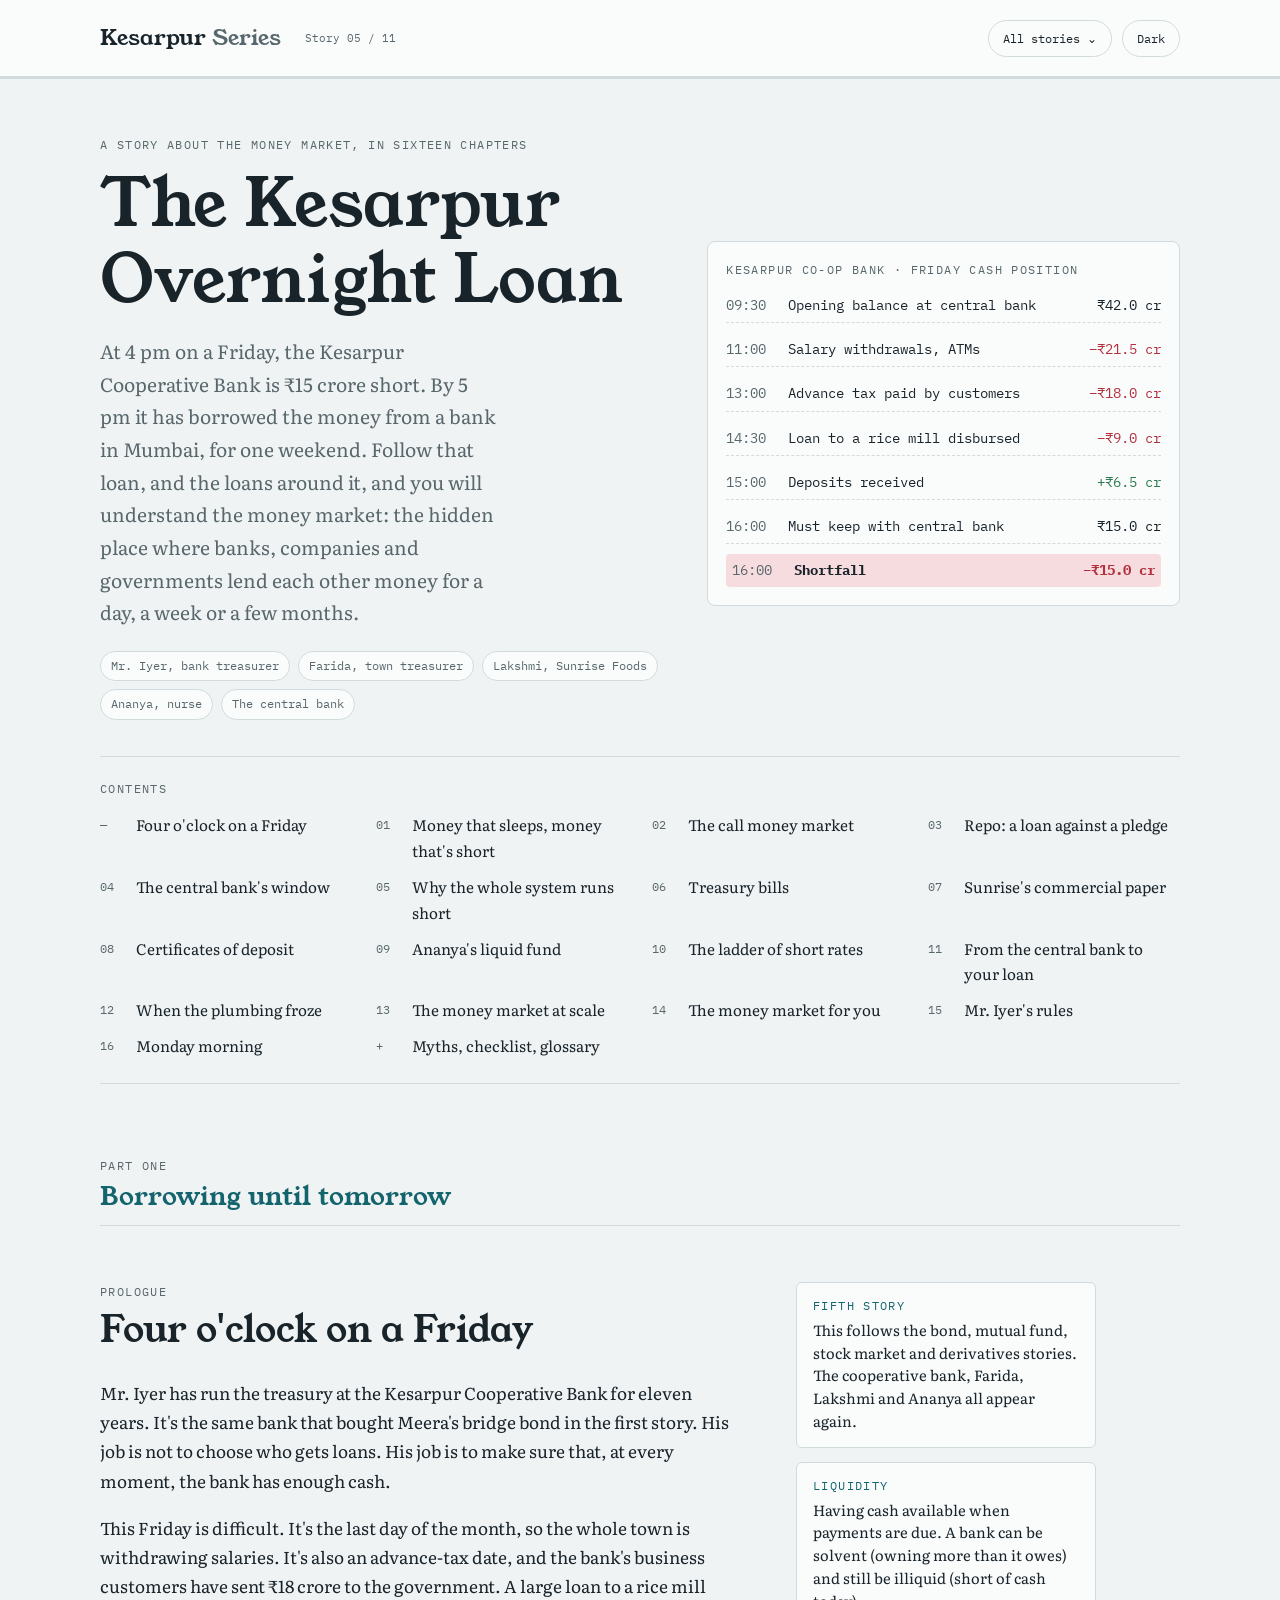
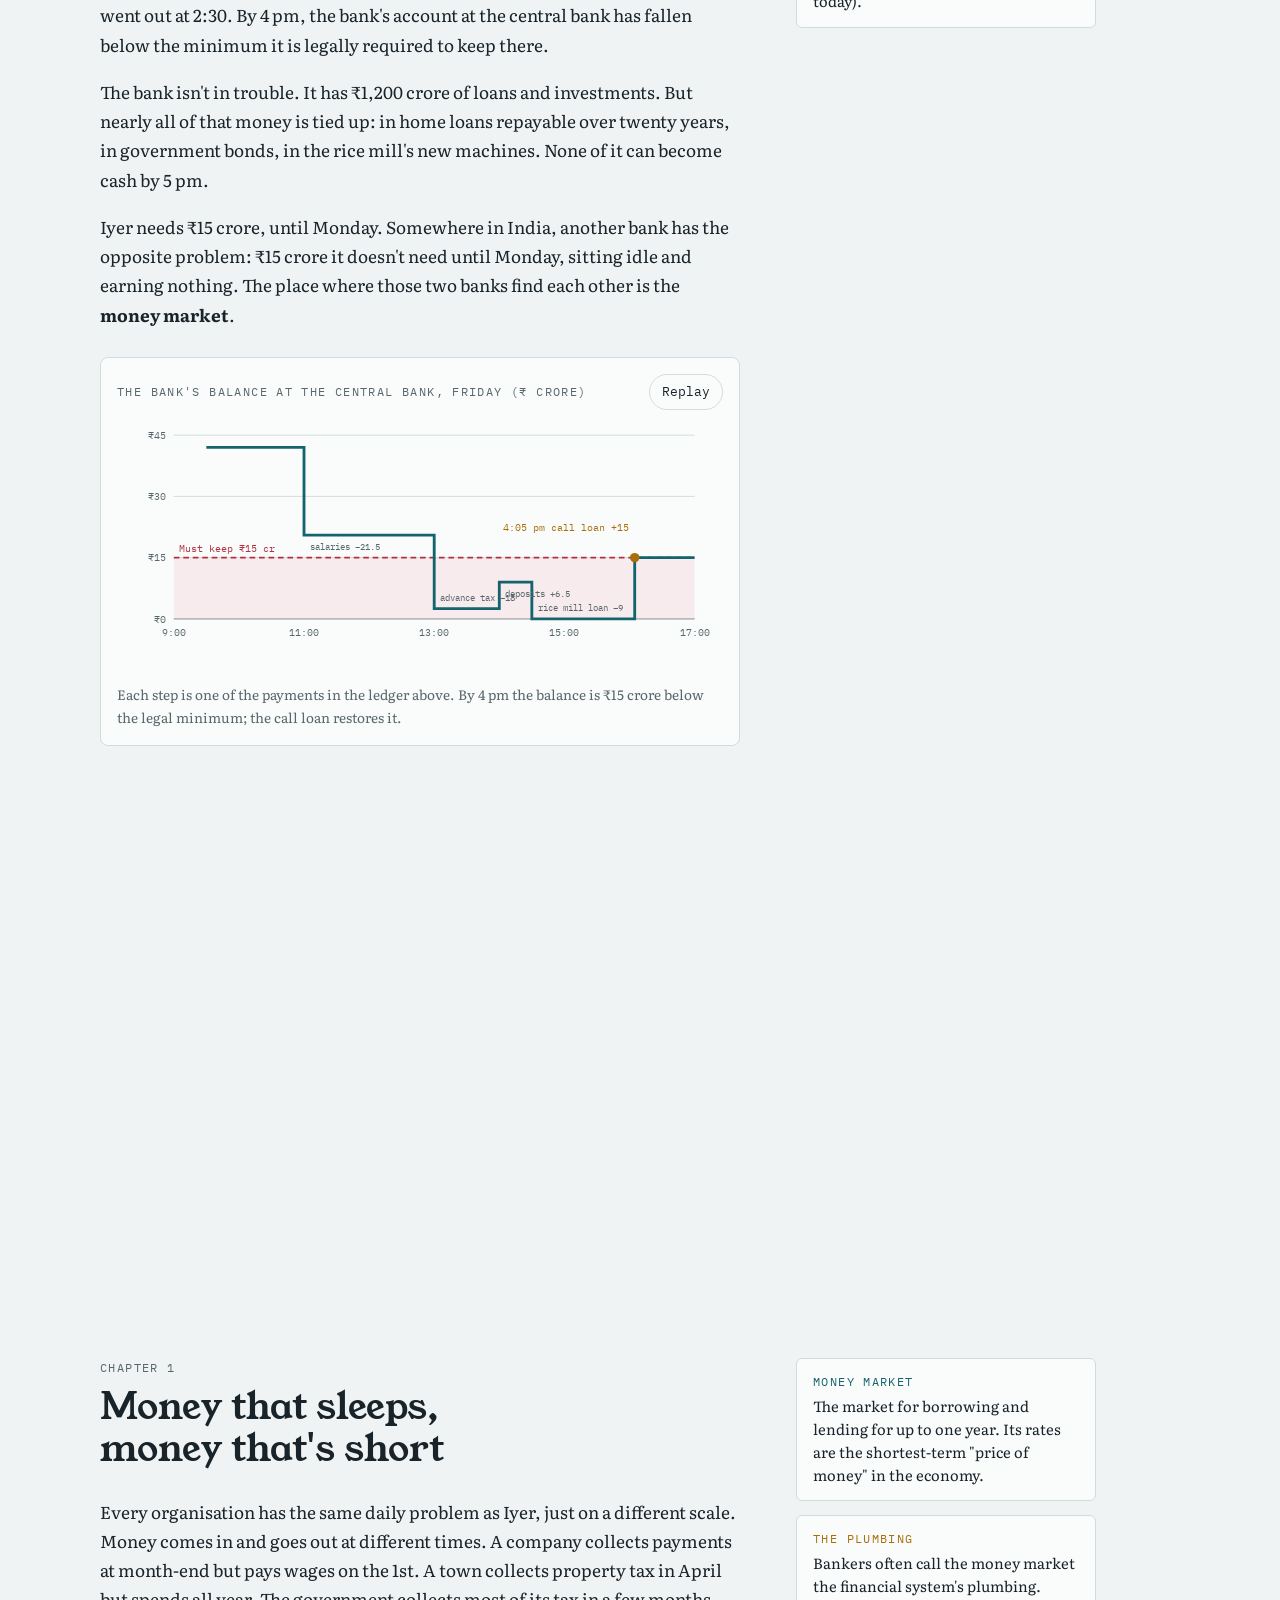
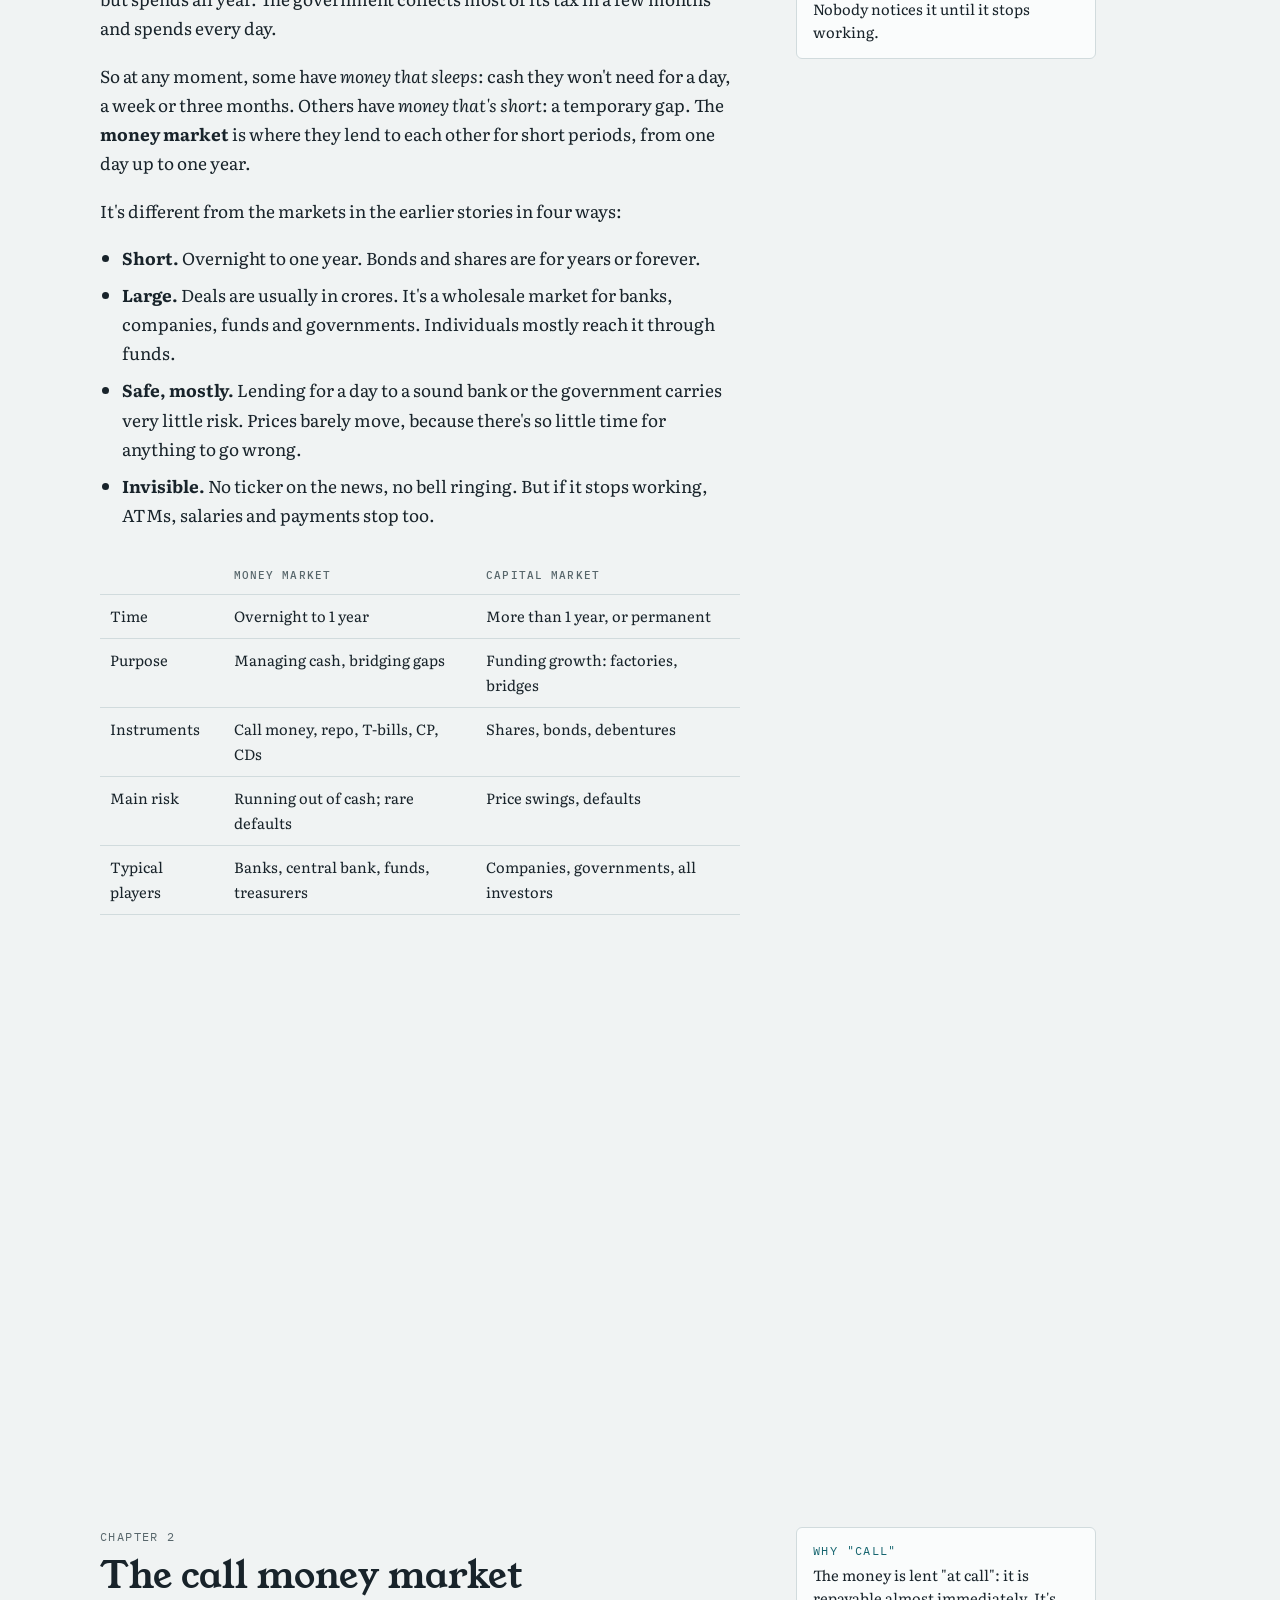
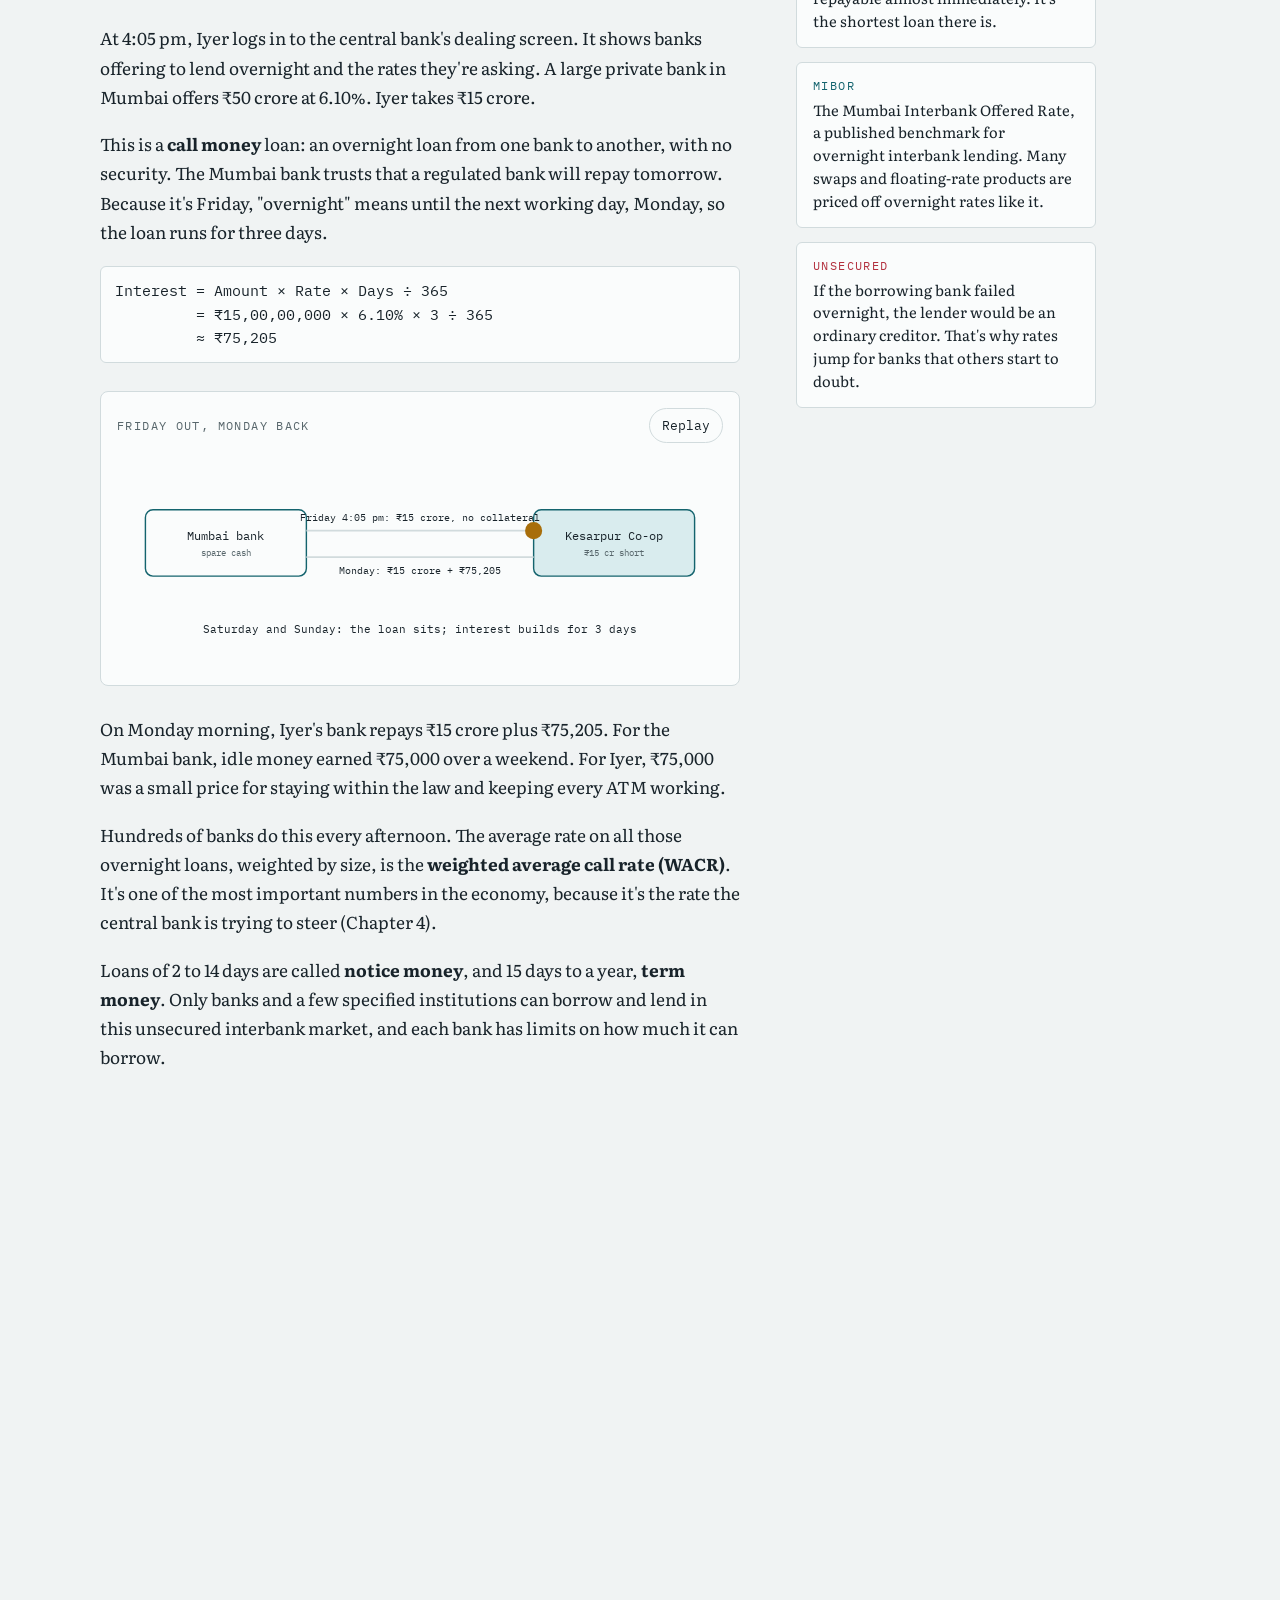
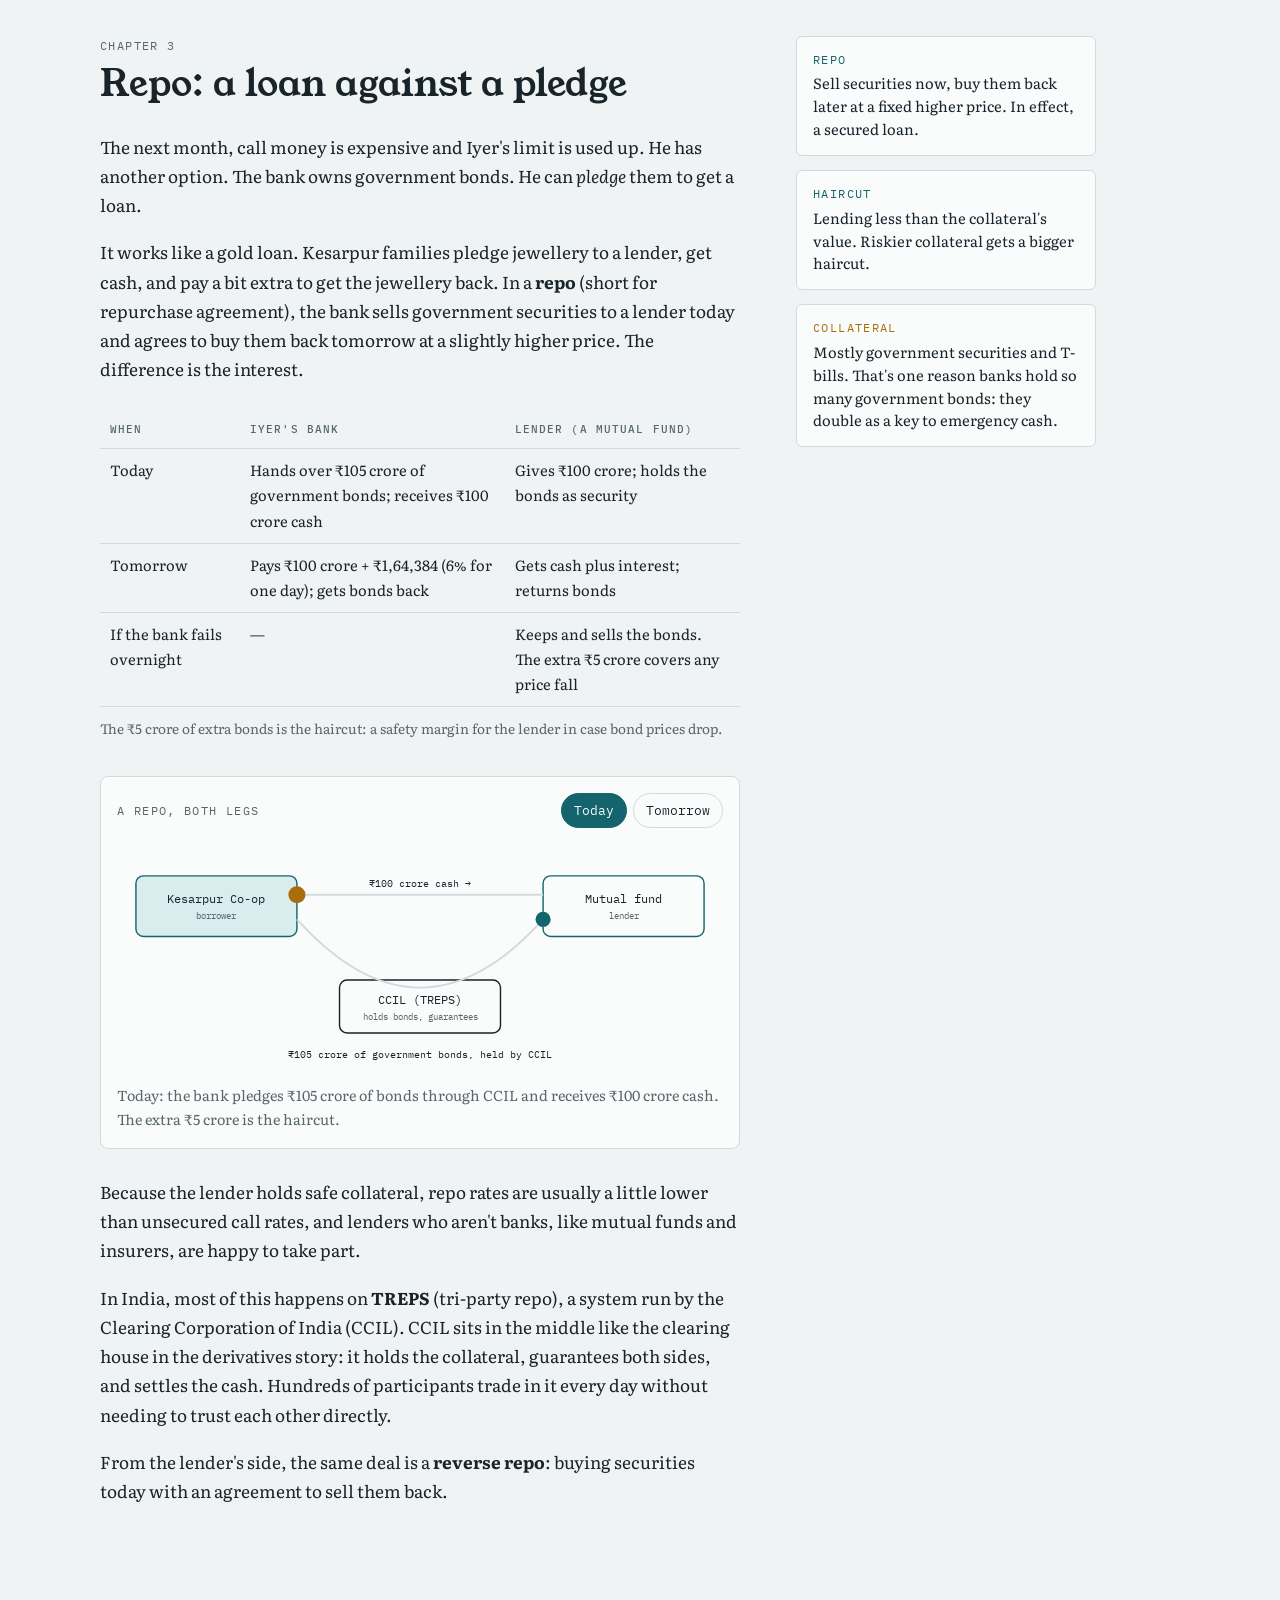
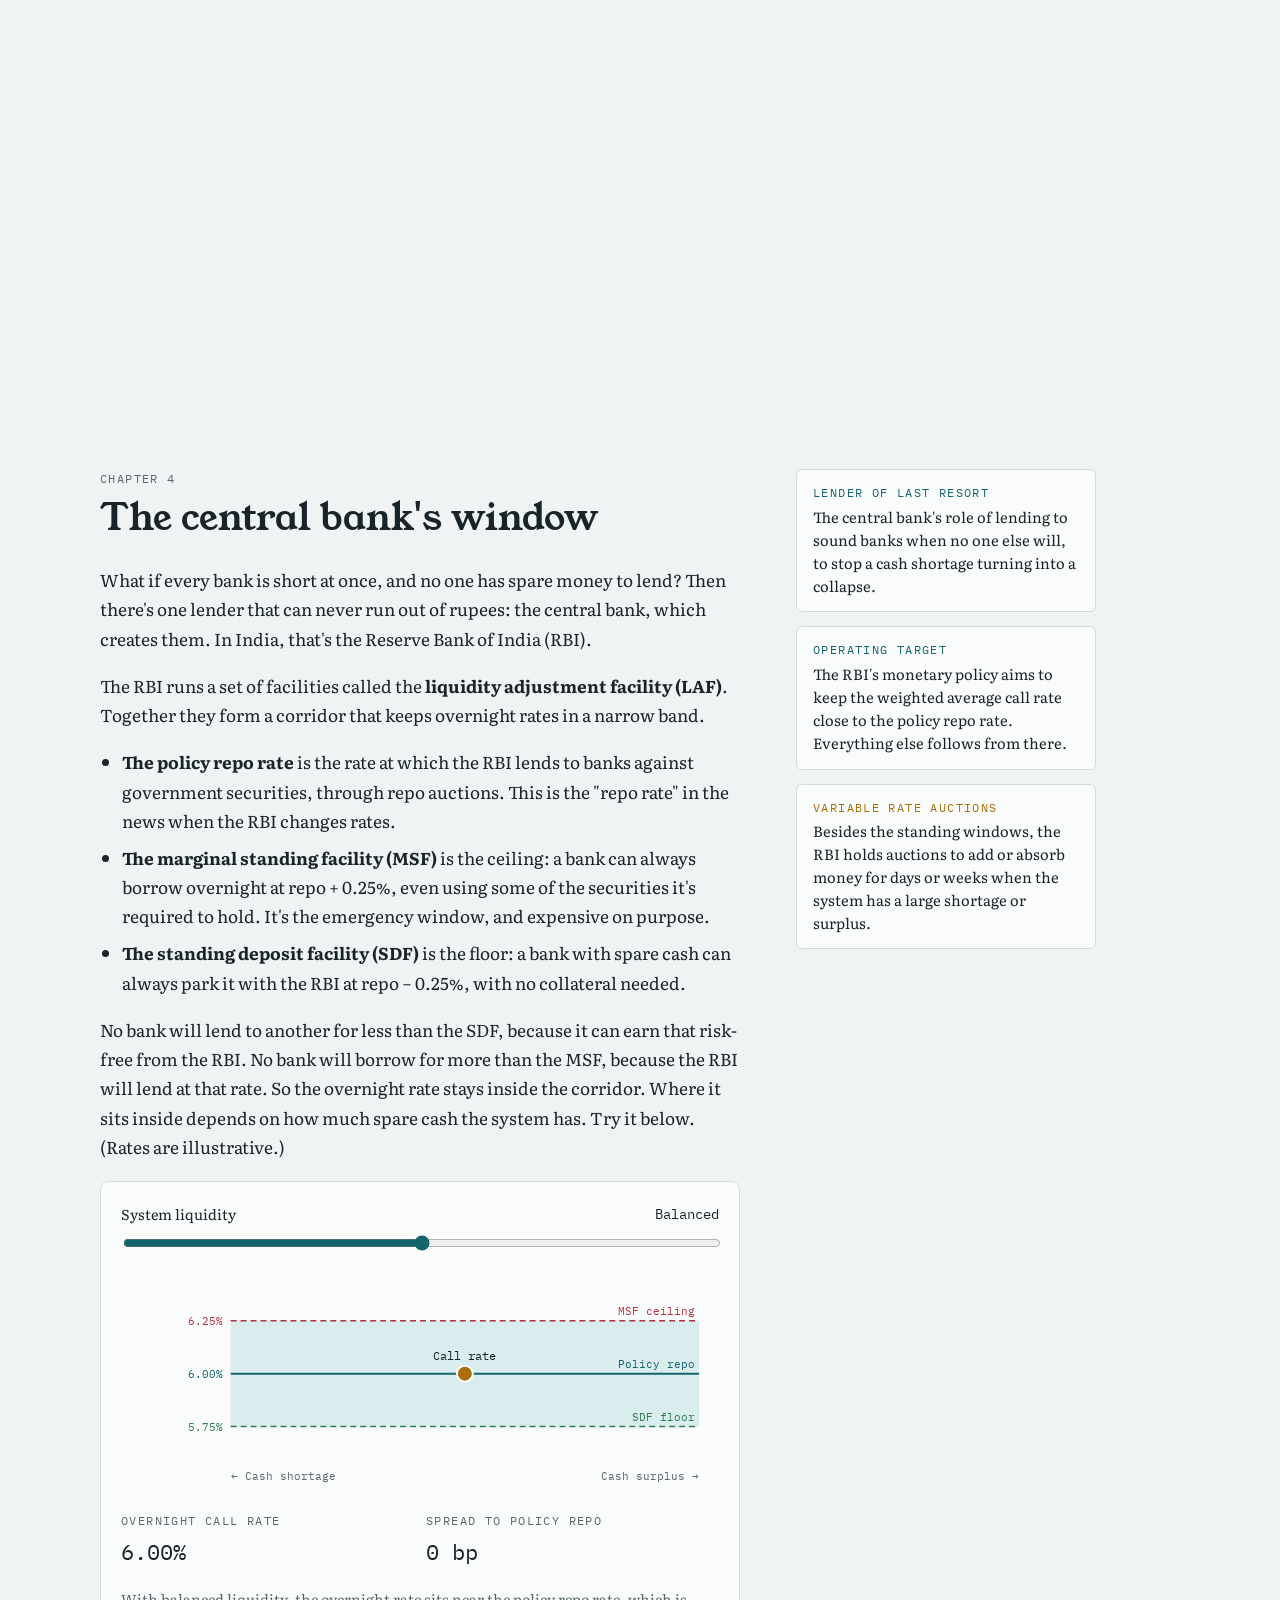
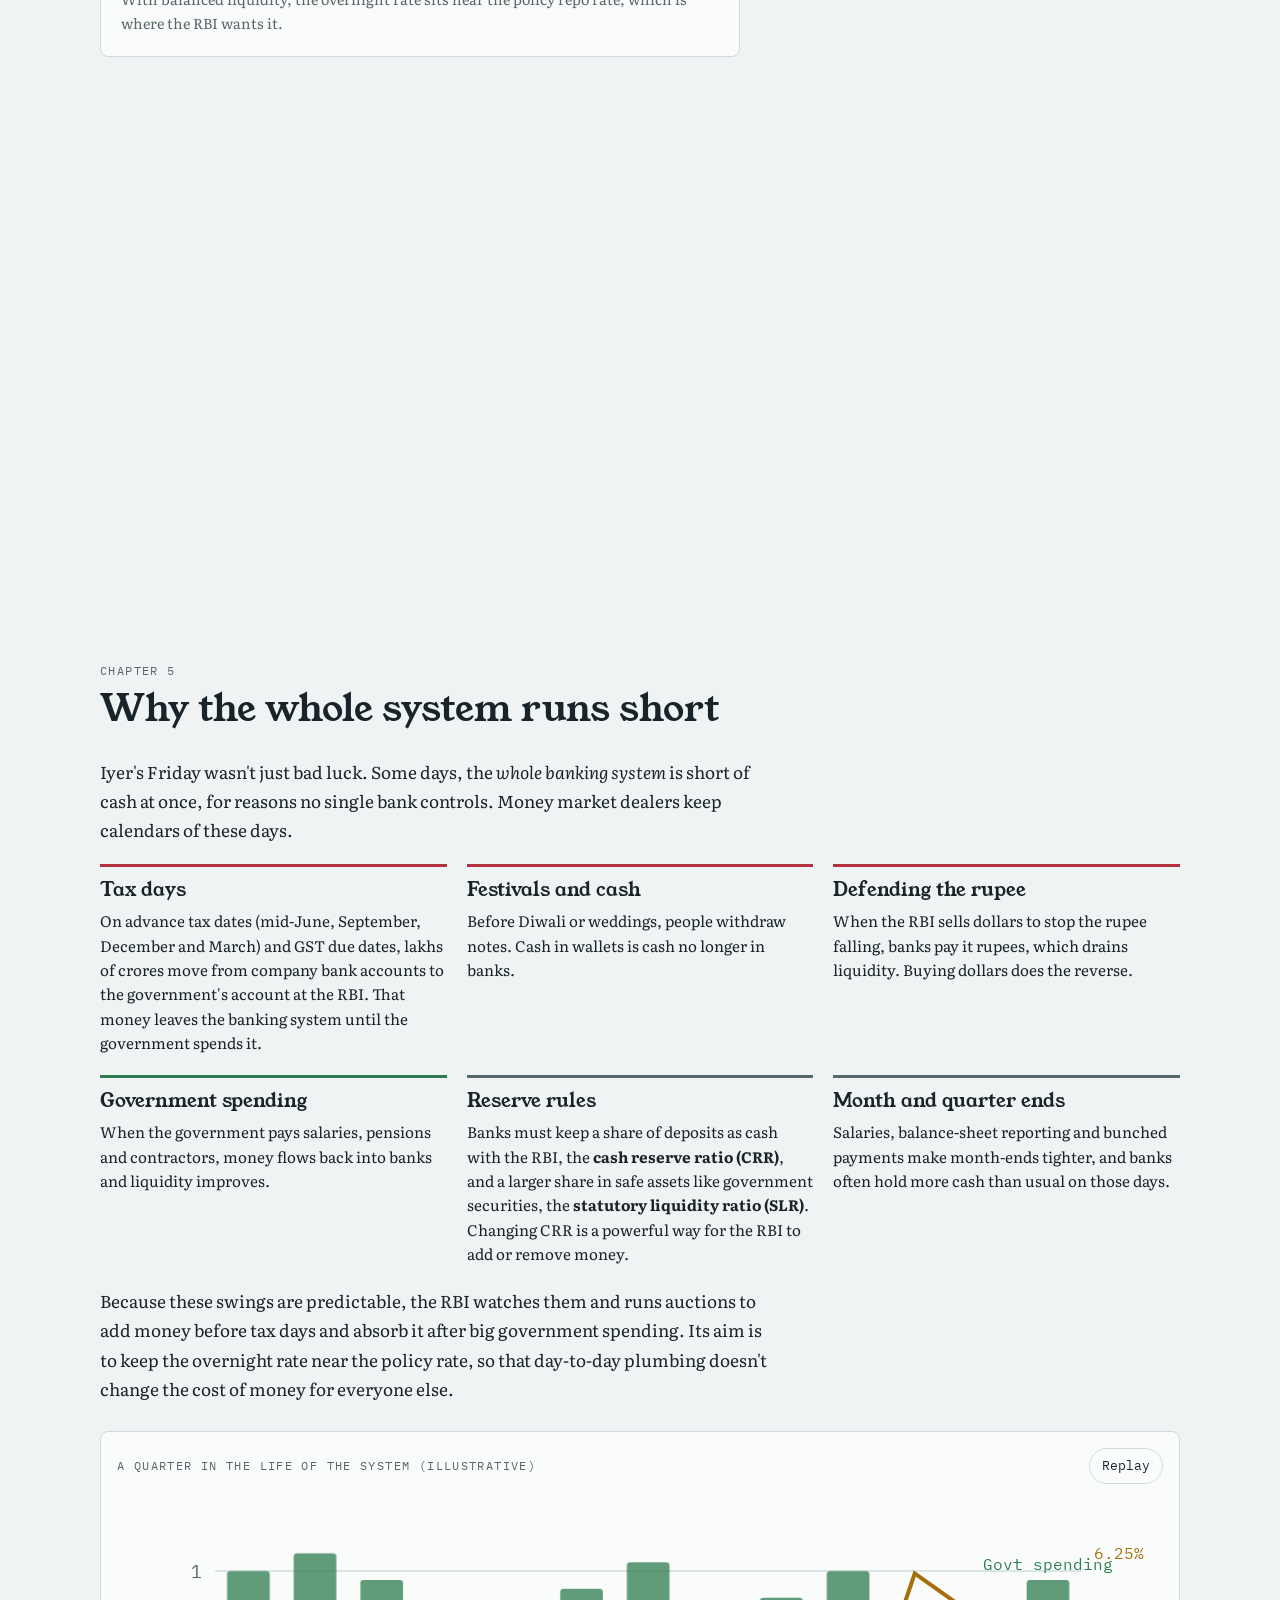
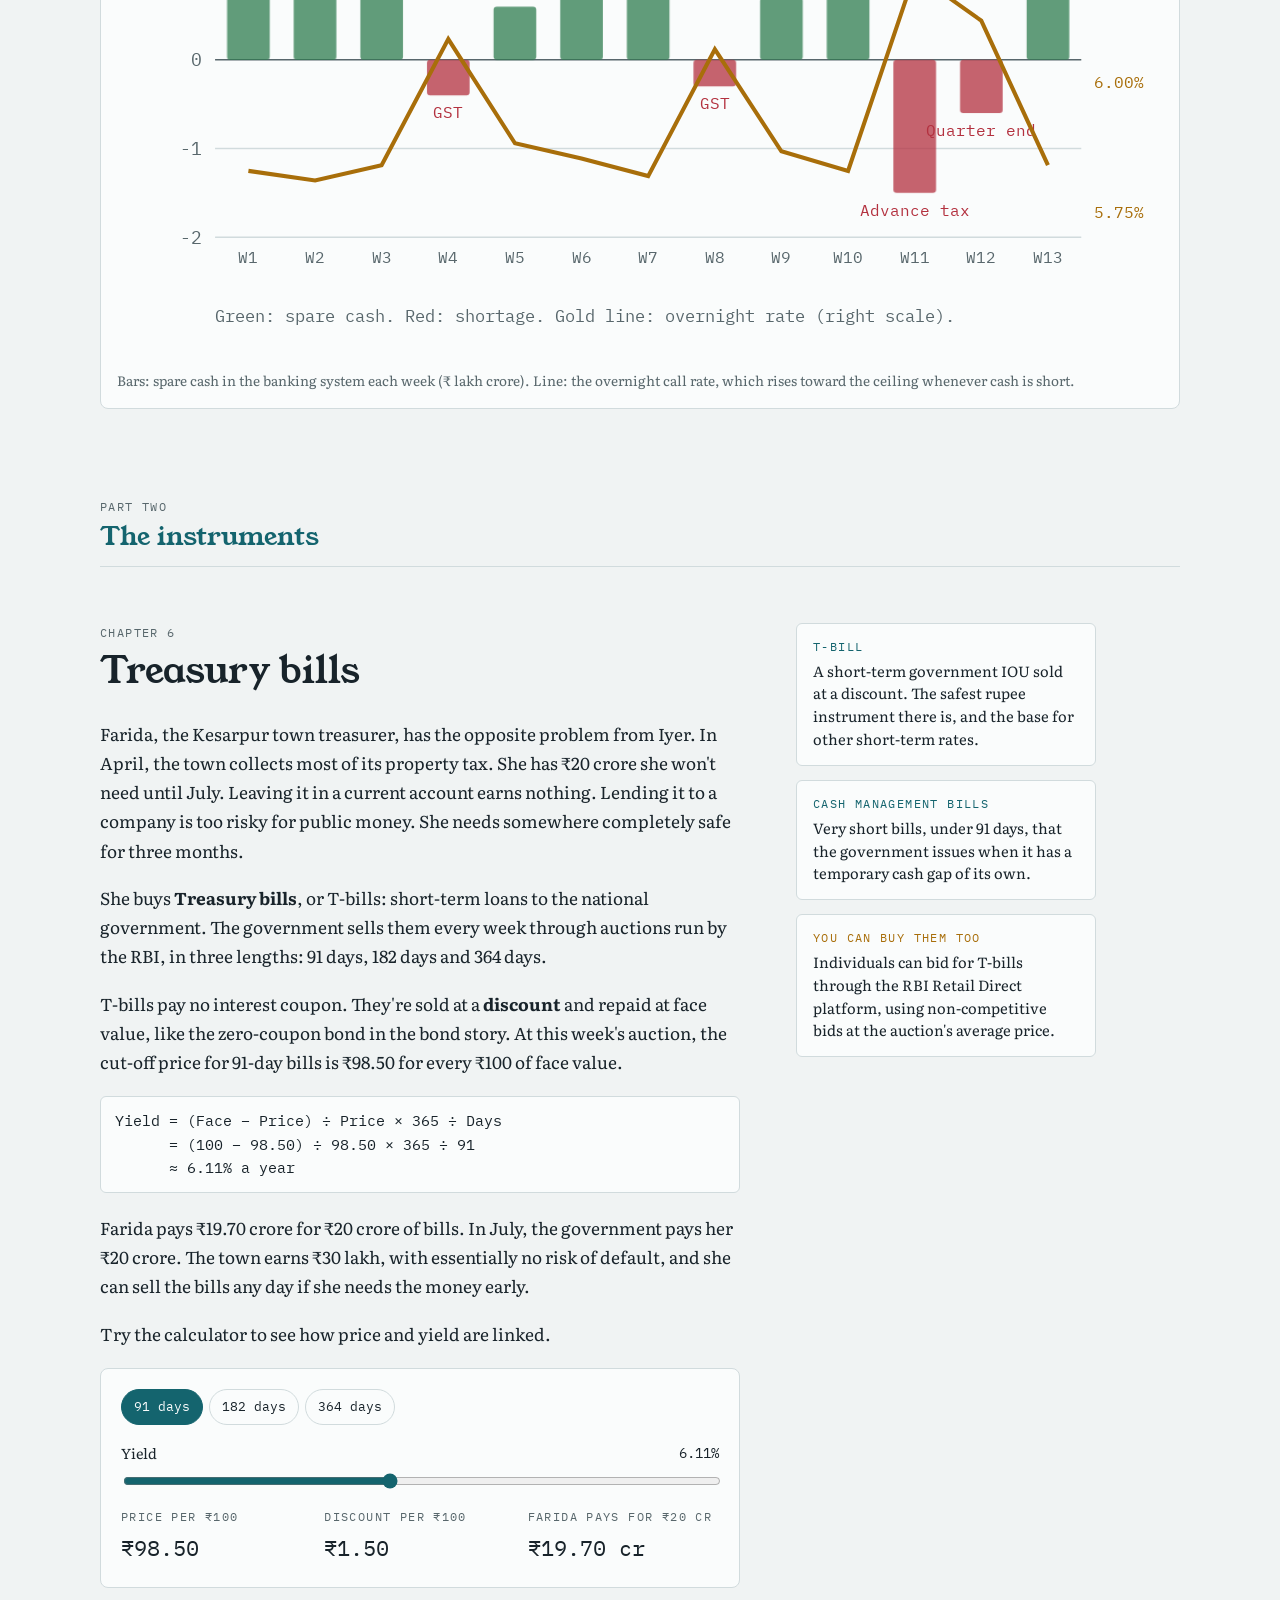
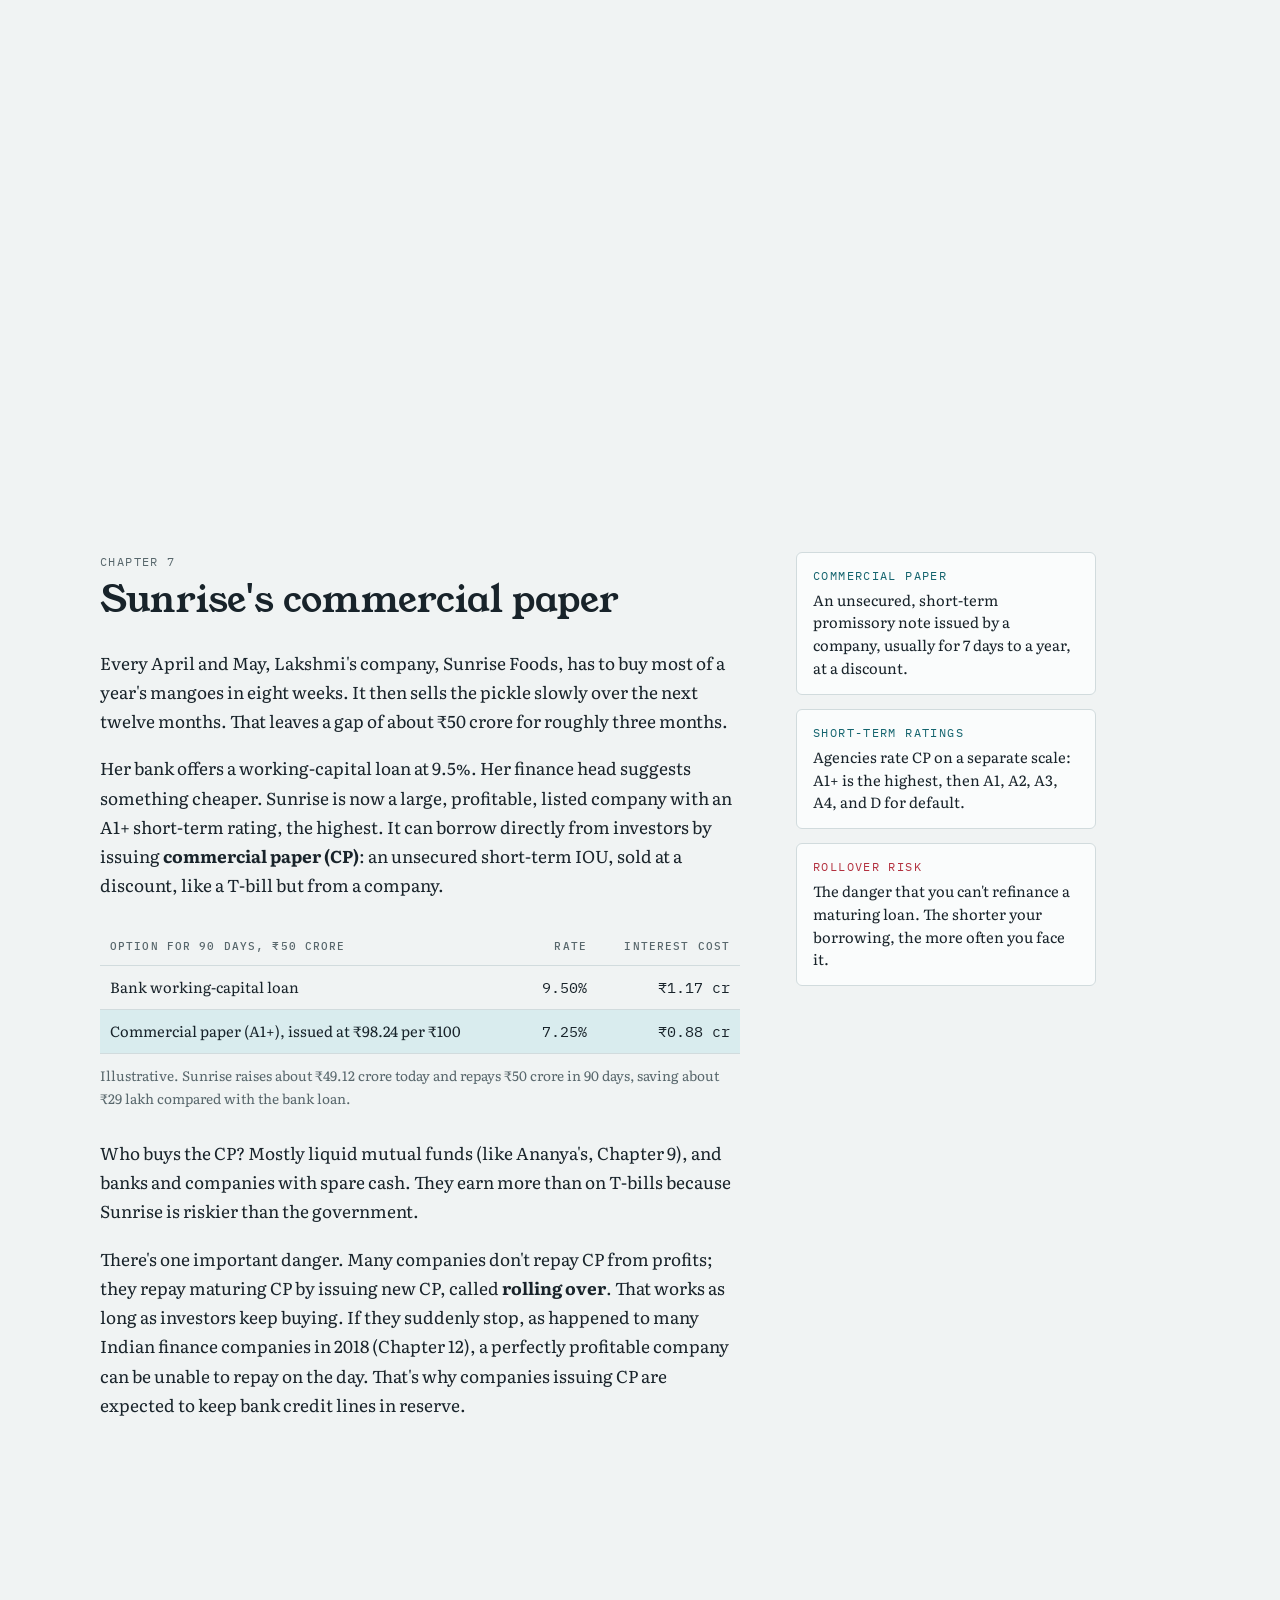
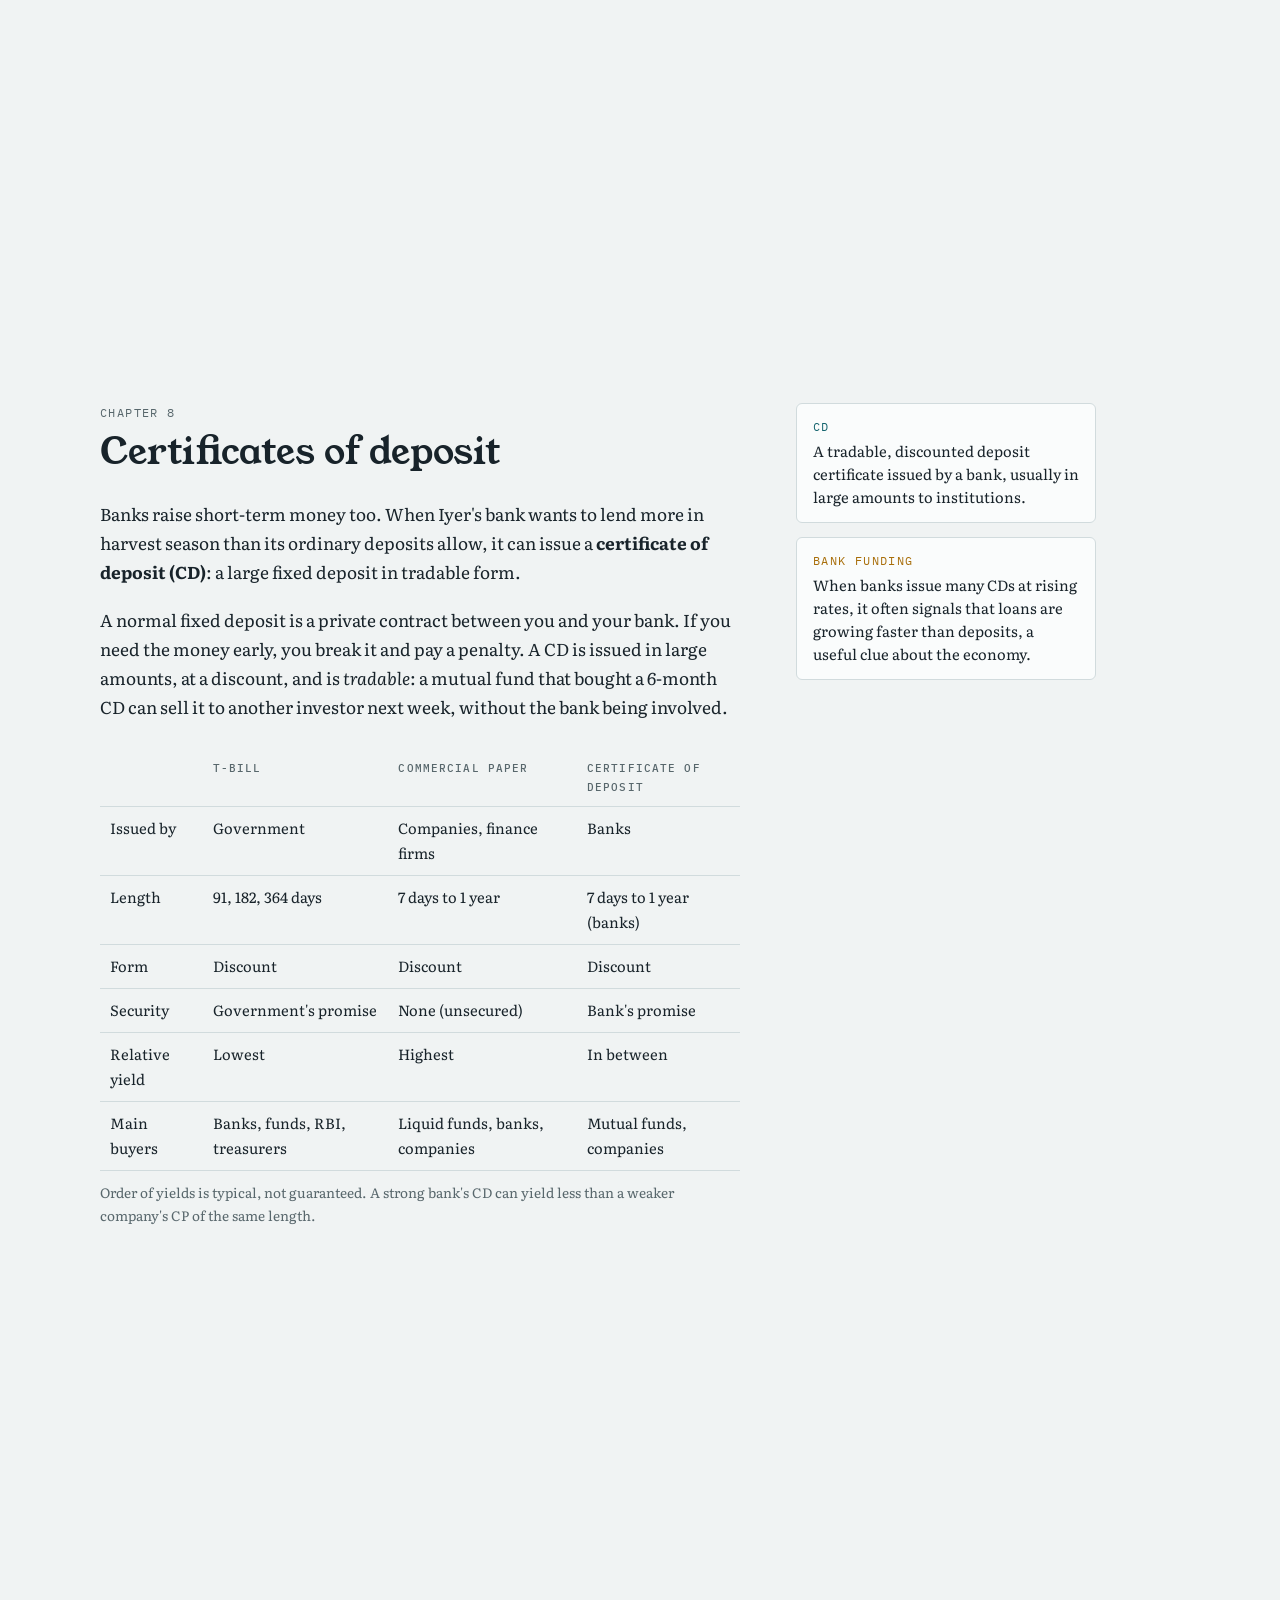
<file: overnight-loan.html>
<!doctype html><html lang="en"><head><meta charset=utf8><meta name=viewport content="width=device-width,initial-scale=1,viewport-fit=cover"><style>:root{color-scheme:light;box-sizing:border-box;padding-top:env(safe-area-inset-top,0px);padding-bottom:env(safe-area-inset-bottom,0px)}html{scroll-padding-top:env(safe-area-inset-top,0px)}body{margin:0;padding:0;font:14px -apple-system,BlinkMacSystemFont,sans-serif;background:#fff;color:#000}img{max-width:100%}[hidden]:not([hidden=until-found i]){display:none!important}</style><title>The Kesarpur Overnight Loan</title><meta name="claude:viewport-fit-sides" content="cover"><link rel="preconnect" href="https://fonts.googleapis.com"><link rel="preconnect" href="https://fonts.gstatic.com" crossorigin><link rel="stylesheet" href="https://fonts.googleapis.com/css2?family=Young+Serif&family=Literata:ital,opsz,wght@0,7..72,400;0,7..72,600;1,7..72,400&family=IBM+Plex+Mono:wght@400;500&display=swap"><link rel="stylesheet" href="series.css"><script>try{const t=localStorage.getItem("kesarpur-theme");if(t)document.documentElement.dataset.theme=t}catch(e){}</script></head><body><a class="ks-skip" href="#ks-content">Skip to content</a><div class="ks-header"><nav class="ks-nav" aria-label="Series navigation"><a class="ks-brand" href="index.html">Kesarpur <em>Series</em></a><span class="ks-position">Story 05 / 11</span><div class="ks-actions"><details class="ks-menu"><summary>All stories <span aria-hidden="true">⌄</span></summary><div class="ks-menu-panel"><a href="index.html">Series overview</a><a href="bridge-bond.html"><span>01</span> The Bridge Bond</a><a href="common-pot.html"><span>02</span> The Common Pot</a><a href="pickle-share.html"><span>03</span> The Pickle Share</a><a href="mango-contract.html"><span>04</span> The Mango Contract</a><a href="overnight-loan.html" aria-current="page"><span>05</span> The Overnight Loan</a><a href="remittance.html"><span>06</span> The Remittance</a><a href="warehouse.html"><span>07</span> The Warehouse</a><a href="flat.html"><span>08</span> The Flat</a><a href="ledger.html"><span>09</span> The Ledger</a><a href="safety-net.html"><span>10</span> The Safety Net</a><a href="cold-chain.html"><span>11</span> The Cold Chain</a></div></details><button id="ks-theme" type="button" aria-label="Switch colour theme">Theme</button></div></nav><div class="ks-reading"><i id="ks-progress"></i></div></div><div id="ks-content" tabindex="-1"></div>





<style>
/* Layout: fifth story in the Kesarpur series. Storybook column with a ledger margin; wide interludes span the full width. Deep teal accent for the "after-hours" world of short-term money; green/red reserved for surplus/shortage. */
:root{
  --bg:#F0F3F3; --paper:#FAFCFC; --ink:#18232A; --muted:#58676C; --rule:#D1DBDD;
  --acc:#14646E; --acc-soft:#D9ECEE; --gold:#A86E0A; --gold-soft:#F4E6CB;
  --up:#2E7D4F; --up-soft:#DDEFE3; --down:#B3313F; --down-soft:#F6DCDF;
  --display:"Young Serif",Georgia,"Times New Roman",serif;
  --body:"Literata",Georgia,"Times New Roman",serif;
  --mono:"IBM Plex Mono",ui-monospace,Menlo,Consolas,monospace;
}
@media (prefers-color-scheme:dark){:root:not([data-theme="light"]){
  --bg:#0E1517; --paper:#152024; --ink:#E1EBED; --muted:#98A9AE; --rule:#2A3A3F;
  --acc:#7FCBD4; --acc-soft:#173236; --gold:#EEB24A; --gold-soft:#382B13;
  --up:#7CD39E; --up-soft:#1B3325; --down:#F38C97; --down-soft:#3F1E22; color-scheme:dark}}
:root[data-theme="dark"]{
  --bg:#0E1517; --paper:#152024; --ink:#E1EBED; --muted:#98A9AE; --rule:#2A3A3F;
  --acc:#7FCBD4; --acc-soft:#173236; --gold:#EEB24A; --gold-soft:#382B13;
  --up:#7CD39E; --up-soft:#1B3325; --down:#F38C97; --down-soft:#3F1E22; color-scheme:dark}

*{box-sizing:border-box}
html{scroll-behavior:smooth}
body{background:var(--bg);color:var(--ink);font-family:var(--body);font-size:1.075rem;line-height:1.7;
  padding-left:max(16px,env(safe-area-inset-left,0px));padding-right:max(16px,env(safe-area-inset-right,0px))}
.wrap{max-width:1080px;margin:0 auto;padding-block:48px 96px}
h1,h2,h3{font-family:var(--display);font-weight:400;text-wrap:balance;line-height:1.15;margin:0}
p{margin:0}
ul,ol{margin:0;padding-left:1.25em;display:flex;flex-direction:column;gap:.45em}
.num,.mono{font-family:var(--mono);font-variant-numeric:tabular-nums}
.label{font-family:var(--mono);font-size:.72rem;letter-spacing:.12em;text-transform:uppercase;color:var(--muted)}
a{color:var(--acc)}
:focus-visible{outline:2px solid var(--acc);outline-offset:3px}
h3.sub-h{font-size:1.35rem;margin-top:.7em}
.up{color:var(--up)} .down{color:var(--down)}

.hero{display:grid;grid-template-columns:1.2fr 1fr;gap:40px;align-items:center;padding-bottom:36px}
.hero h1{font-size:clamp(2.4rem,6vw,4.1rem);margin-top:10px}
.hero .lede{margin-top:18px;font-size:1.2rem;color:var(--muted);max-width:36ch}
.hero .cast{margin-top:22px;display:flex;flex-wrap:wrap;gap:8px}
.chip{font-family:var(--mono);font-size:.75rem;padding:4px 10px;border:1px solid var(--rule);border-radius:999px;color:var(--muted);background:var(--paper)}
.ledger{background:var(--paper);border:1px solid var(--rule);border-radius:8px;padding:18px;display:flex;flex-direction:column;gap:10px;font-family:var(--mono);font-size:.85rem}
.ledger .row{display:grid;grid-template-columns:52px minmax(0,1fr) auto;gap:10px;padding-block:5px;border-bottom:1px dashed var(--rule)}
.ledger .row:last-child{border-bottom:none}
.ledger .t{color:var(--muted)}
.ledger .gap{background:var(--down-soft);border-radius:4px;padding-inline:6px}

.toc{border-block:1px solid var(--rule);padding-block:22px;display:flex;flex-direction:column;gap:12px}
.toc ol{list-style:none;padding:0;display:grid;grid-template-columns:repeat(auto-fill,minmax(230px,1fr));gap:6px 24px}
.toc a{text-decoration:none;color:var(--ink);display:flex;gap:10px;font-size:.95rem;padding-block:2px}
.toc a span{font-family:var(--mono);font-size:.75rem;color:var(--muted);min-width:2.2em;padding-top:3px}
.toc a:hover{color:var(--acc)}
.part{padding-top:72px;display:flex;flex-direction:column;gap:6px;border-bottom:1px solid var(--rule);padding-bottom:14px}
.part h2{font-size:clamp(1.3rem,2.6vw,1.6rem);color:var(--acc)}

.chapter{display:grid;grid-template-columns:minmax(0,640px) minmax(0,300px);gap:20px 56px;padding-block:56px 8px;scroll-margin-top:16px}
.chapter > *{grid-column:1}
.chapter > aside{grid-column:2;grid-row:1 / span 30}
.chapter > header{grid-row:1}
.chapter header{display:flex;flex-direction:column;gap:8px;margin-bottom:6px}
.chapter h2{font-size:clamp(1.7rem,3.6vw,2.3rem)}
.chapter.wide{grid-template-columns:minmax(0,1fr)}
.chapter.wide > *{grid-column:1}
.chapter.wide .prose{max-width:68ch}
.prose{display:flex;flex-direction:column;gap:1.05em}
.say{border-left:2px solid var(--rule);padding-left:16px;font-style:italic}
.say b{font-style:normal;font-weight:600;font-family:var(--mono);font-size:.78rem;letter-spacing:.06em;text-transform:uppercase;color:var(--muted);display:block}
.formula{font-family:var(--mono);font-size:.92rem;background:var(--paper);border:1px solid var(--rule);border-radius:6px;padding:12px 14px;overflow-x:auto;white-space:pre;line-height:1.6}

aside{display:flex;flex-direction:column;gap:14px;align-self:start}
.note{background:var(--paper);border:1px solid var(--rule);border-radius:6px;padding:14px 16px;font-size:.92rem;line-height:1.55}
.note .label{display:block;margin-bottom:4px;color:var(--acc)}
.note.gold .label{color:var(--gold)}
.note.risk .label{color:var(--down)}
.note dfn{font-style:normal;font-weight:600}

figure{margin:8px 0;display:flex;flex-direction:column;gap:10px}
figcaption{font-size:.85rem;color:var(--muted)}
.scroll{overflow-x:auto}
svg text{font-family:var(--mono)}

table{border-collapse:collapse;width:100%;font-size:.92rem}
th,td{text-align:left;padding:9px 10px;border-bottom:1px solid var(--rule);vertical-align:top}
th{font-family:var(--mono);font-size:.7rem;letter-spacing:.1em;text-transform:uppercase;color:var(--muted);font-weight:500}
td.num,th.num{text-align:right;font-family:var(--mono);font-variant-numeric:tabular-nums}
tr.total td{border-top:2px solid var(--ink);font-weight:600}
tr.hl td{background:var(--acc-soft)}

.panel{background:var(--paper);border:1px solid var(--rule);border-radius:8px;padding:20px;display:flex;flex-direction:column;gap:16px}
.controls{display:grid;grid-template-columns:repeat(auto-fit,minmax(200px,1fr));gap:16px}
.ctrl{display:flex;flex-direction:column;gap:6px}
.ctrl label{display:flex;justify-content:space-between;gap:8px;font-size:.9rem}
.ctrl output{font-family:var(--mono)}
input[type=range]{width:100%;accent-color:var(--acc)}
.readout{display:grid;grid-template-columns:repeat(auto-fit,minmax(150px,1fr));gap:12px}
.readout div{display:flex;flex-direction:column;gap:2px}
.readout .big{font-family:var(--mono);font-size:1.4rem;font-variant-numeric:tabular-nums}
.seg{display:flex;flex-wrap:wrap;gap:6px}
.seg button{font:inherit;font-family:var(--mono);font-size:.8rem;padding:6px 12px;border-radius:999px;border:1px solid var(--rule);background:transparent;color:var(--ink);cursor:pointer}
.seg button[aria-pressed="true"]{background:var(--acc);border-color:var(--acc);color:var(--paper)}

.cols{display:grid;grid-template-columns:repeat(auto-fit,minmax(260px,1fr));gap:20px}
.col{display:flex;flex-direction:column;gap:8px;font-size:.95rem;line-height:1.6;min-width:0;border-top:3px solid var(--acc);padding-top:12px}
.col.g{border-color:var(--gold)} .col.u{border-color:var(--up)} .col.d{border-color:var(--down)} .col.m{border-color:var(--muted)}
.col h3{font-size:1.2rem}
.risks{display:flex;flex-direction:column}
.risk-row{display:grid;grid-template-columns:170px minmax(0,1fr);gap:16px;padding-block:12px;border-bottom:1px solid var(--rule);font-size:.95rem}
.risk-row strong{font-family:var(--display);font-weight:400;font-size:1.05rem;color:var(--down)}

.myths{display:grid;grid-template-columns:repeat(auto-fit,minmax(280px,1fr));gap:16px}
.myth{background:var(--paper);border:1px solid var(--rule);border-radius:6px;padding:16px;display:flex;flex-direction:column;gap:8px;font-size:.94rem;line-height:1.6}
.myth .m{font-family:var(--display);font-size:1.1rem;color:var(--down)}
.myth .m::before{content:"Myth  ";font-family:var(--mono);font-size:.68rem;letter-spacing:.12em;text-transform:uppercase;color:var(--muted)}
.gloss{display:grid;grid-template-columns:repeat(auto-fit,minmax(300px,1fr));gap:4px 32px;margin:0}
.gloss div{padding-block:10px;border-bottom:1px solid var(--rule);font-size:.93rem;line-height:1.55}
.gloss dt{font-weight:600}
.gloss dd{margin:2px 0 0;color:var(--muted)}
.check{list-style:none;padding:0;display:grid;grid-template-columns:repeat(auto-fit,minmax(300px,1fr));gap:10px 28px}
.check li{display:grid;grid-template-columns:22px minmax(0,1fr);gap:8px;font-size:.95rem}
.check li::before{content:"";width:14px;height:14px;border:1.5px solid var(--acc);border-radius:3px;margin-top:6px}
.recap{padding-block:64px 0;display:flex;flex-direction:column;gap:20px}
.disclaimer{font-size:.82rem;color:var(--muted);margin-top:28px;max-width:70ch}

@media (max-width:860px){
  .hero{grid-template-columns:1fr}
  .chapter{grid-template-columns:minmax(0,1fr)}
  .chapter > aside{grid-column:1;grid-row:auto}
  .risk-row{grid-template-columns:1fr;gap:2px}
}
@media (prefers-reduced-motion:reduce){*{transition:none!important}html{scroll-behavior:auto}}
.xfig{background:var(--paper);border:1px solid var(--rule);border-radius:8px;padding:16px;display:flex;flex-direction:column;gap:10px;margin:8px 0}
.xfig figcaption{font-size:.85rem;color:var(--muted)}
.xhead{display:flex;justify-content:space-between;align-items:center;gap:10px;flex-wrap:wrap}
.xbtn,.xseg button{font:inherit;font-family:var(--mono);font-size:.8rem;padding:6px 12px;border-radius:999px;border:1px solid var(--rule);background:transparent;color:var(--ink);cursor:pointer}
.xseg{display:flex;flex-wrap:wrap;gap:6px}
.xseg button[aria-pressed="true"]{background:var(--acc);border-color:var(--acc);color:var(--paper)}
.xdraw{stroke-dasharray:1000;stroke-dashoffset:1000;animation:xdraw 2.2s ease forwards}
@keyframes xdraw{to{stroke-dashoffset:0}}
@keyframes xgy{from{transform:scaleY(0)}to{transform:scaleY(1)}}
.xgy{animation:xgy .9s ease both}
.xarc{transition:stroke-dasharray 1.2s ease}
@media (prefers-reduced-motion:reduce){.xdraw,.xgy{animation:none!important;stroke-dashoffset:0!important}.xarc{transition:none}}
</style>

<div class="wrap">

<section class="hero">
  <div>
    <span class="label">A story about the money market, in sixteen chapters</span>
    <h1>The Kesarpur Overnight Loan</h1>
    <p class="lede">At 4 pm on a Friday, the Kesarpur Cooperative Bank is ₹15 crore short. By 5 pm it has borrowed the money from a bank in Mumbai, for one weekend. Follow that loan, and the loans around it, and you will understand the money market: the hidden place where banks, companies and governments lend each other money for a day, a week or a few months.</p>
    <div class="cast">
      <span class="chip">Mr. Iyer, bank treasurer</span>
      <span class="chip">Farida, town treasurer</span>
      <span class="chip">Lakshmi, Sunrise Foods</span>
      <span class="chip">Ananya, nurse</span>
      <span class="chip">The central bank</span>
    </div>
  </div>
  <div class="ledger" aria-label="The cooperative bank's cash position on Friday">
    <span class="label">Kesarpur Co-op Bank · Friday cash position</span>
    <div class="row"><span class="t">09:30</span><span>Opening balance at central bank</span><span>₹42.0 cr</span></div>
    <div class="row"><span class="t">11:00</span><span>Salary withdrawals, ATMs</span><span class="down">−₹21.5 cr</span></div>
    <div class="row"><span class="t">13:00</span><span>Advance tax paid by customers</span><span class="down">−₹18.0 cr</span></div>
    <div class="row"><span class="t">14:30</span><span>Loan to a rice mill disbursed</span><span class="down">−₹9.0 cr</span></div>
    <div class="row"><span class="t">15:00</span><span>Deposits received</span><span class="up">+₹6.5 cr</span></div>
    <div class="row"><span class="t">16:00</span><span>Must keep with central bank</span><span>₹15.0 cr</span></div>
    <div class="row gap"><span class="t">16:00</span><span><strong>Shortfall</strong></span><span class="down"><strong>−₹15.0 cr</strong></span></div>
  </div>
</section>

<nav class="toc" aria-label="Contents">
  <span class="label">Contents</span>
  <ol>
    <li><a href="#prologue"><span>—</span>Four o'clock on a Friday</a></li>
    <li><a href="#what"><span>01</span>Money that sleeps, money that's short</a></li>
    <li><a href="#call"><span>02</span>The call money market</a></li>
    <li><a href="#repo"><span>03</span>Repo: a loan against a pledge</a></li>
    <li><a href="#rbi"><span>04</span>The central bank's window</a></li>
    <li><a href="#why"><span>05</span>Why the whole system runs short</a></li>
    <li><a href="#tbills"><span>06</span>Treasury bills</a></li>
    <li><a href="#cp"><span>07</span>Sunrise's commercial paper</a></li>
    <li><a href="#cd"><span>08</span>Certificates of deposit</a></li>
    <li><a href="#liquid"><span>09</span>Ananya's liquid fund</a></li>
    <li><a href="#ladder"><span>10</span>The ladder of short rates</a></li>
    <li><a href="#policy"><span>11</span>From the central bank to your loan</a></li>
    <li><a href="#freeze"><span>12</span>When the plumbing froze</a></li>
    <li><a href="#players"><span>13</span>The money market at scale</a></li>
    <li><a href="#you"><span>14</span>The money market for you</a></li>
    <li><a href="#rules"><span>15</span>Mr. Iyer's rules</a></li>
    <li><a href="#epilogue"><span>16</span>Monday morning</a></li>
    <li><a href="#myths"><span>+</span>Myths, checklist, glossary</a></li>
  </ol>
</nav>

<div class="part"><span class="label">Part one</span><h2>Borrowing until tomorrow</h2></div>

<section class="chapter" id="prologue">
  <header><span class="label">Prologue</span><h2>Four o'clock on a Friday</h2></header>
  <div class="prose">
    <p>Mr. Iyer has run the treasury at the Kesarpur Cooperative Bank for eleven years. It's the same bank that bought Meera's bridge bond in the first story. His job is not to choose who gets loans. His job is to make sure that, at every moment, the bank has enough cash.</p>
    <p>This Friday is difficult. It's the last day of the month, so the whole town is withdrawing salaries. It's also an advance-tax date, and the bank's business customers have sent ₹18 crore to the government. A large loan to a rice mill went out at 2:30. By 4 pm, the bank's account at the central bank has fallen below the minimum it is legally required to keep there.</p>
    <p>The bank isn't in trouble. It has ₹1,200 crore of loans and investments. But nearly all of that money is tied up: in home loans repayable over twenty years, in government bonds, in the rice mill's new machines. None of it can become cash by 5 pm.</p>
    <p>Iyer needs ₹15 crore, until Monday. Somewhere in India, another bank has the opposite problem: ₹15 crore it doesn't need until Monday, sitting idle and earning nothing. The place where those two banks find each other is the <strong>money market</strong>.</p>
  </div>
  <figure class="xfig">
    <div class="xhead"><span class="label">The bank's balance at the central bank, Friday (₹ crore)</span><button type="button" class="xbtn" id="x-day-r">Replay</button></div>
    <div class="scroll"><svg viewBox="0 0 640 260" width="100%" style="min-width:480px" role="img" aria-label="Step chart of the bank's balance falling through Friday below the required ₹15 crore, then jumping back up with an overnight loan at 4:05 pm"><g id="x-day"></g></svg></div>
    <figcaption>Each step is one of the payments in the ledger above. By 4 pm the balance is ₹15 crore below the legal minimum; the call loan restores it.</figcaption>
  </figure>
  <aside>
    <div class="note"><span class="label">Fifth story</span>This follows the bond, mutual fund, stock market and derivatives stories. The cooperative bank, Farida, Lakshmi and Ananya all appear again.</div>
    <div class="note"><span class="label">Liquidity</span>Having cash available when payments are due. A bank can be solvent (owning more than it owes) and still be illiquid (short of cash today).</div>
  </aside>
</section>

<section class="chapter" id="what">
  <header><span class="label">Chapter 1</span><h2>Money that sleeps, money that's short</h2></header>
  <div class="prose">
    <p>Every organisation has the same daily problem as Iyer, just on a different scale. Money comes in and goes out at different times. A company collects payments at month-end but pays wages on the 1st. A town collects property tax in April but spends all year. The government collects most of its tax in a few months and spends every day.</p>
    <p>So at any moment, some have <em>money that sleeps</em>: cash they won't need for a day, a week or three months. Others have <em>money that's short</em>: a temporary gap. The <strong>money market</strong> is where they lend to each other for short periods, from one day up to one year.</p>
    <p>It's different from the markets in the earlier stories in four ways:</p>
    <ul>
      <li><strong>Short.</strong> Overnight to one year. Bonds and shares are for years or forever.</li>
      <li><strong>Large.</strong> Deals are usually in crores. It's a wholesale market for banks, companies, funds and governments. Individuals mostly reach it through funds.</li>
      <li><strong>Safe, mostly.</strong> Lending for a day to a sound bank or the government carries very little risk. Prices barely move, because there's so little time for anything to go wrong.</li>
      <li><strong>Invisible.</strong> No ticker on the news, no bell ringing. But if it stops working, ATMs, salaries and payments stop too.</li>
    </ul>
  </div>
  <figure>
    <div class="scroll">
      <table>
        <thead><tr><th></th><th>Money market</th><th>Capital market</th></tr></thead>
        <tbody>
          <tr><td>Time</td><td>Overnight to 1 year</td><td>More than 1 year, or permanent</td></tr>
          <tr><td>Purpose</td><td>Managing cash, bridging gaps</td><td>Funding growth: factories, bridges</td></tr>
          <tr><td>Instruments</td><td>Call money, repo, T-bills, CP, CDs</td><td>Shares, bonds, debentures</td></tr>
          <tr><td>Main risk</td><td>Running out of cash; rare defaults</td><td>Price swings, defaults</td></tr>
          <tr><td>Typical players</td><td>Banks, central bank, funds, treasurers</td><td>Companies, governments, all investors</td></tr>
        </tbody>
      </table>
    </div>
  </figure>
  <aside>
    <div class="note"><span class="label">Money market</span>The market for borrowing and lending for up to one year. Its rates are the shortest-term "price of money" in the economy.</div>
    <div class="note gold"><span class="label">The plumbing</span>Bankers often call the money market the financial system's plumbing. Nobody notices it until it stops working.</div>
  </aside>
</section>

<section class="chapter" id="call">
  <header><span class="label">Chapter 2</span><h2>The call money market</h2></header>
  <div class="prose">
    <p>At 4:05 pm, Iyer logs in to the central bank's dealing screen. It shows banks offering to lend overnight and the rates they're asking. A large private bank in Mumbai offers ₹50 crore at 6.10%. Iyer takes ₹15 crore.</p>
    <p>This is a <strong>call money</strong> loan: an overnight loan from one bank to another, with no security. The Mumbai bank trusts that a regulated bank will repay tomorrow. Because it's Friday, "overnight" means until the next working day, Monday, so the loan runs for three days.</p>
  </div>
  <div class="formula">Interest = Amount × Rate × Days ÷ 365
         = ₹15,00,00,000 × 6.10% × 3 ÷ 365
         ≈ ₹75,205</div>
  <figure class="xfig">
    <div class="xhead"><span class="label">Friday out, Monday back</span><button type="button" class="xbtn" id="x-call-r">Replay</button></div>
    <div class="scroll"><svg viewBox="0 0 640 220" width="100%" style="min-width:480px" role="img" aria-label="Animation: ₹15 crore moves from a Mumbai bank to the Kesarpur bank on Friday and comes back with interest on Monday"><g id="x-call"></g></svg></div>
  </figure>
  <div class="prose">
    <p>On Monday morning, Iyer's bank repays ₹15 crore plus ₹75,205. For the Mumbai bank, idle money earned ₹75,000 over a weekend. For Iyer, ₹75,000 was a small price for staying within the law and keeping every ATM working.</p>
    <p>Hundreds of banks do this every afternoon. The average rate on all those overnight loans, weighted by size, is the <strong>weighted average call rate (WACR)</strong>. It's one of the most important numbers in the economy, because it's the rate the central bank is trying to steer (Chapter 4).</p>
    <p>Loans of 2 to 14 days are called <strong>notice money</strong>, and 15 days to a year, <strong>term money</strong>. Only banks and a few specified institutions can borrow and lend in this unsecured interbank market, and each bank has limits on how much it can borrow.</p>
  </div>
  <aside>
    <div class="note"><span class="label">Why "call"</span>The money is lent "at call": it is repayable almost immediately. It's the shortest loan there is.</div>
    <div class="note"><span class="label">MIBOR</span>The Mumbai Interbank Offered Rate, a published benchmark for overnight interbank lending. Many swaps and floating-rate products are priced off overnight rates like it.</div>
    <div class="note risk"><span class="label">Unsecured</span>If the borrowing bank failed overnight, the lender would be an ordinary creditor. That's why rates jump for banks that others start to doubt.</div>
  </aside>
</section>

<section class="chapter" id="repo">
  <header><span class="label">Chapter 3</span><h2>Repo: a loan against a pledge</h2></header>
  <div class="prose">
    <p>The next month, call money is expensive and Iyer's limit is used up. He has another option. The bank owns government bonds. He can <em>pledge</em> them to get a loan.</p>
    <p>It works like a gold loan. Kesarpur families pledge jewellery to a lender, get cash, and pay a bit extra to get the jewellery back. In a <strong>repo</strong> (short for repurchase agreement), the bank sells government securities to a lender today and agrees to buy them back tomorrow at a slightly higher price. The difference is the interest.</p>
  </div>
  <figure>
    <div class="scroll">
      <table>
        <thead><tr><th>When</th><th>Iyer's bank</th><th>Lender (a mutual fund)</th></tr></thead>
        <tbody>
          <tr><td>Today</td><td>Hands over ₹105 crore of government bonds; receives ₹100 crore cash</td><td>Gives ₹100 crore; holds the bonds as security</td></tr>
          <tr><td>Tomorrow</td><td>Pays ₹100 crore + ₹1,64,384 (6% for one day); gets bonds back</td><td>Gets cash plus interest; returns bonds</td></tr>
          <tr><td>If the bank fails overnight</td><td>—</td><td>Keeps and sells the bonds. The extra ₹5 crore covers any price fall</td></tr>
        </tbody>
      </table>
    </div>
    <figcaption>The ₹5 crore of extra bonds is the haircut: a safety margin for the lender in case bond prices drop.</figcaption>
  </figure>
  <figure class="xfig">
    <div class="xhead"><span class="label">A repo, both legs</span>
      <div class="xseg" role="group" aria-label="Choose the leg" id="x-repo-seg">
        <button type="button" data-v="0" aria-pressed="true">Today</button>
        <button type="button" data-v="1" aria-pressed="false">Tomorrow</button>
      </div></div>
    <div class="scroll"><svg viewBox="0 0 640 240" width="100%" style="min-width:480px" role="img" aria-label="Animation: today bonds go from the bank to the lender through the clearing corporation and cash comes back; tomorrow the cash plus interest returns and the bonds come home"><g id="x-repo"></g></svg></div>
    <p style="font-size:.9rem;color:var(--muted)" id="x-repo-note"></p>
  </figure>
  <div class="prose">
    <p>Because the lender holds safe collateral, repo rates are usually a little lower than unsecured call rates, and lenders who aren't banks, like mutual funds and insurers, are happy to take part.</p>
    <p>In India, most of this happens on <strong>TREPS</strong> (tri-party repo), a system run by the Clearing Corporation of India (CCIL). CCIL sits in the middle like the clearing house in the derivatives story: it holds the collateral, guarantees both sides, and settles the cash. Hundreds of participants trade in it every day without needing to trust each other directly.</p>
    <p>From the lender's side, the same deal is a <strong>reverse repo</strong>: buying securities today with an agreement to sell them back.</p>
  </div>
  <aside>
    <div class="note"><span class="label">Repo</span>Sell securities now, buy them back later at a fixed higher price. In effect, a secured loan.</div>
    <div class="note"><span class="label">Haircut</span>Lending less than the collateral's value. Riskier collateral gets a bigger haircut.</div>
    <div class="note gold"><span class="label">Collateral</span>Mostly government securities and T-bills. That's one reason banks hold so many government bonds: they double as a key to emergency cash.</div>
  </aside>
</section>

<section class="chapter" id="rbi">
  <header><span class="label">Chapter 4</span><h2>The central bank's window</h2></header>
  <div class="prose">
    <p>What if every bank is short at once, and no one has spare money to lend? Then there's one lender that can never run out of rupees: the central bank, which creates them. In India, that's the Reserve Bank of India (RBI).</p>
    <p>The RBI runs a set of facilities called the <strong>liquidity adjustment facility (LAF)</strong>. Together they form a corridor that keeps overnight rates in a narrow band.</p>
    <ul>
      <li><strong>The policy repo rate</strong> is the rate at which the RBI lends to banks against government securities, through repo auctions. This is the "repo rate" in the news when the RBI changes rates.</li>
      <li><strong>The marginal standing facility (MSF)</strong> is the ceiling: a bank can always borrow overnight at repo + 0.25%, even using some of the securities it's required to hold. It's the emergency window, and expensive on purpose.</li>
      <li><strong>The standing deposit facility (SDF)</strong> is the floor: a bank with spare cash can always park it with the RBI at repo − 0.25%, with no collateral needed.</li>
    </ul>
    <p>No bank will lend to another for less than the SDF, because it can earn that risk-free from the RBI. No bank will borrow for more than the MSF, because the RBI will lend at that rate. So the overnight rate stays inside the corridor. Where it sits inside depends on how much spare cash the system has. Try it below. (Rates are illustrative.)</p>
  </div>
  <div class="panel">
    <div class="ctrl"><label for="liq">System liquidity <output id="liq-out">Balanced</output></label><input id="liq" type="range" min="-3" max="3" step="0.1" value="0"></div>
    <div class="scroll">
      <svg viewBox="0 0 600 220" width="100%" style="min-width:420px" role="img" aria-label="Interest rate corridor with the overnight rate moving between floor and ceiling"><g id="corr"></g></svg>
    </div>
    <div class="readout">
      <div><span class="label">Overnight call rate</span><span class="big" id="corr-rate">6.00%</span></div>
      <div><span class="label">Spread to policy repo</span><span class="big" id="corr-spread">0 bp</span></div>
    </div>
    <p style="font-size:.9rem;color:var(--muted)" id="corr-note"></p>
  </div>
  <aside>
    <div class="note"><span class="label">Lender of last resort</span>The central bank's role of lending to sound banks when no one else will, to stop a cash shortage turning into a collapse.</div>
    <div class="note"><span class="label">Operating target</span>The RBI's monetary policy aims to keep the weighted average call rate close to the policy repo rate. Everything else follows from there.</div>
    <div class="note gold"><span class="label">Variable rate auctions</span>Besides the standing windows, the RBI holds auctions to add or absorb money for days or weeks when the system has a large shortage or surplus.</div>
  </aside>
</section>

<section class="chapter wide" id="why">
  <header><span class="label">Chapter 5</span><h2>Why the whole system runs short</h2></header>
  <div class="prose">
    <p>Iyer's Friday wasn't just bad luck. Some days, the <em>whole banking system</em> is short of cash at once, for reasons no single bank controls. Money market dealers keep calendars of these days.</p>
  </div>
  <div class="cols">
    <div class="col d"><h3>Tax days</h3><p>On advance tax dates (mid-June, September, December and March) and GST due dates, lakhs of crores move from company bank accounts to the government's account at the RBI. That money leaves the banking system until the government spends it.</p></div>
    <div class="col d"><h3>Festivals and cash</h3><p>Before Diwali or weddings, people withdraw notes. Cash in wallets is cash no longer in banks.</p></div>
    <div class="col d"><h3>Defending the rupee</h3><p>When the RBI sells dollars to stop the rupee falling, banks pay it rupees, which drains liquidity. Buying dollars does the reverse.</p></div>
    <div class="col u"><h3>Government spending</h3><p>When the government pays salaries, pensions and contractors, money flows back into banks and liquidity improves.</p></div>
    <div class="col m"><h3>Reserve rules</h3><p>Banks must keep a share of deposits as cash with the RBI, the <strong>cash reserve ratio (CRR)</strong>, and a larger share in safe assets like government securities, the <strong>statutory liquidity ratio (SLR)</strong>. Changing CRR is a powerful way for the RBI to add or remove money.</p></div>
    <div class="col m"><h3>Month and quarter ends</h3><p>Salaries, balance-sheet reporting and bunched payments make month-ends tighter, and banks often hold more cash than usual on those days.</p></div>
  </div>
  <div class="prose">
    <p>Because these swings are predictable, the RBI watches them and runs auctions to add money before tax days and absorb it after big government spending. Its aim is to keep the overnight rate near the policy rate, so that day-to-day plumbing doesn't change the cost of money for everyone else.</p>
  </div>
  <figure class="xfig">
    <div class="xhead"><span class="label">A quarter in the life of the system (illustrative)</span><button type="button" class="xbtn" id="x-liq-r">Replay</button></div>
    <div class="scroll"><svg viewBox="0 0 640 280" width="100%" style="min-width:480px" role="img" aria-label="Weekly bars of banking system cash surplus or shortage, dipping on tax and GST weeks, with the overnight rate rising whenever cash is short"><g id="x-liq"></g></svg></div>
    <figcaption>Bars: spare cash in the banking system each week (₹ lakh crore). Line: the overnight call rate, which rises toward the ceiling whenever cash is short.</figcaption>
  </figure>
</section>

<div class="part"><span class="label">Part two</span><h2>The instruments</h2></div>

<section class="chapter" id="tbills">
  <header><span class="label">Chapter 6</span><h2>Treasury bills</h2></header>
  <div class="prose">
    <p>Farida, the Kesarpur town treasurer, has the opposite problem from Iyer. In April, the town collects most of its property tax. She has ₹20 crore she won't need until July. Leaving it in a current account earns nothing. Lending it to a company is too risky for public money. She needs somewhere completely safe for three months.</p>
    <p>She buys <strong>Treasury bills</strong>, or T-bills: short-term loans to the national government. The government sells them every week through auctions run by the RBI, in three lengths: 91 days, 182 days and 364 days.</p>
    <p>T-bills pay no interest coupon. They're sold at a <strong>discount</strong> and repaid at face value, like the zero-coupon bond in the bond story. At this week's auction, the cut-off price for 91-day bills is ₹98.50 for every ₹100 of face value.</p>
  </div>
  <div class="formula">Yield = (Face − Price) ÷ Price × 365 ÷ Days
      = (100 − 98.50) ÷ 98.50 × 365 ÷ 91
      ≈ 6.11% a year</div>
  <div class="prose">
    <p>Farida pays ₹19.70 crore for ₹20 crore of bills. In July, the government pays her ₹20 crore. The town earns ₹30 lakh, with essentially no risk of default, and she can sell the bills any day if she needs the money early.</p>
    <p>Try the calculator to see how price and yield are linked.</p>
  </div>
  <div class="panel">
    <div class="seg" role="group" aria-label="T-bill length" id="tb-days">
      <button type="button" data-v="91" aria-pressed="true">91 days</button>
      <button type="button" data-v="182" aria-pressed="false">182 days</button>
      <button type="button" data-v="364" aria-pressed="false">364 days</button>
    </div>
    <div class="ctrl"><label for="tb-y">Yield <output id="tb-y-out">6.11%</output></label><input id="tb-y" type="range" min="3" max="10" step="0.01" value="6.11"></div>
    <div class="readout">
      <div><span class="label">Price per ₹100</span><span class="big" id="tb-p">₹98.50</span></div>
      <div><span class="label">Discount per ₹100</span><span class="big" id="tb-d">₹1.50</span></div>
      <div><span class="label">Farida pays for ₹20 cr</span><span class="big" id="tb-f">₹19.70 cr</span></div>
    </div>
  </div>
  <aside>
    <div class="note"><span class="label">T-bill</span>A short-term government IOU sold at a discount. The safest rupee instrument there is, and the base for other short-term rates.</div>
    <div class="note"><span class="label">Cash management bills</span>Very short bills, under 91 days, that the government issues when it has a temporary cash gap of its own.</div>
    <div class="note gold"><span class="label">You can buy them too</span>Individuals can bid for T-bills through the RBI Retail Direct platform, using non-competitive bids at the auction's average price.</div>
  </aside>
</section>

<section class="chapter" id="cp">
  <header><span class="label">Chapter 7</span><h2>Sunrise's commercial paper</h2></header>
  <div class="prose">
    <p>Every April and May, Lakshmi's company, Sunrise Foods, has to buy most of a year's mangoes in eight weeks. It then sells the pickle slowly over the next twelve months. That leaves a gap of about ₹50 crore for roughly three months.</p>
    <p>Her bank offers a working-capital loan at 9.5%. Her finance head suggests something cheaper. Sunrise is now a large, profitable, listed company with an A1+ short-term rating, the highest. It can borrow directly from investors by issuing <strong>commercial paper (CP)</strong>: an unsecured short-term IOU, sold at a discount, like a T-bill but from a company.</p>
  </div>
  <figure>
    <div class="scroll">
      <table>
        <thead><tr><th>Option for 90 days, ₹50 crore</th><th class="num">Rate</th><th class="num">Interest cost</th></tr></thead>
        <tbody>
          <tr><td>Bank working-capital loan</td><td class="num">9.50%</td><td class="num">₹1.17 cr</td></tr>
          <tr class="hl"><td>Commercial paper (A1+), issued at ₹98.24 per ₹100</td><td class="num">7.25%</td><td class="num">₹0.88 cr</td></tr>
        </tbody>
      </table>
    </div>
    <figcaption>Illustrative. Sunrise raises about ₹49.12 crore today and repays ₹50 crore in 90 days, saving about ₹29 lakh compared with the bank loan.</figcaption>
  </figure>
  <div class="prose">
    <p>Who buys the CP? Mostly liquid mutual funds (like Ananya's, Chapter 9), and banks and companies with spare cash. They earn more than on T-bills because Sunrise is riskier than the government.</p>
    <p>There's one important danger. Many companies don't repay CP from profits; they repay maturing CP by issuing new CP, called <strong>rolling over</strong>. That works as long as investors keep buying. If they suddenly stop, as happened to many Indian finance companies in 2018 (Chapter 12), a perfectly profitable company can be unable to repay on the day. That's why companies issuing CP are expected to keep bank credit lines in reserve.</p>
  </div>
  <aside>
    <div class="note"><span class="label">Commercial paper</span>An unsecured, short-term promissory note issued by a company, usually for 7 days to a year, at a discount.</div>
    <div class="note"><span class="label">Short-term ratings</span>Agencies rate CP on a separate scale: A1+ is the highest, then A1, A2, A3, A4, and D for default.</div>
    <div class="note risk"><span class="label">Rollover risk</span>The danger that you can't refinance a maturing loan. The shorter your borrowing, the more often you face it.</div>
  </aside>
</section>

<section class="chapter" id="cd">
  <header><span class="label">Chapter 8</span><h2>Certificates of deposit</h2></header>
  <div class="prose">
    <p>Banks raise short-term money too. When Iyer's bank wants to lend more in harvest season than its ordinary deposits allow, it can issue a <strong>certificate of deposit (CD)</strong>: a large fixed deposit in tradable form.</p>
    <p>A normal fixed deposit is a private contract between you and your bank. If you need the money early, you break it and pay a penalty. A CD is issued in large amounts, at a discount, and is <em>tradable</em>: a mutual fund that bought a 6-month CD can sell it to another investor next week, without the bank being involved.</p>
  </div>
  <figure>
    <div class="scroll">
      <table>
        <thead><tr><th></th><th>T-bill</th><th>Commercial paper</th><th>Certificate of deposit</th></tr></thead>
        <tbody>
          <tr><td>Issued by</td><td>Government</td><td>Companies, finance firms</td><td>Banks</td></tr>
          <tr><td>Length</td><td>91, 182, 364 days</td><td>7 days to 1 year</td><td>7 days to 1 year (banks)</td></tr>
          <tr><td>Form</td><td>Discount</td><td>Discount</td><td>Discount</td></tr>
          <tr><td>Security</td><td>Government's promise</td><td>None (unsecured)</td><td>Bank's promise</td></tr>
          <tr><td>Relative yield</td><td>Lowest</td><td>Highest</td><td>In between</td></tr>
          <tr><td>Main buyers</td><td>Banks, funds, RBI, treasurers</td><td>Liquid funds, banks, companies</td><td>Mutual funds, companies</td></tr>
        </tbody>
      </table>
    </div>
    <figcaption>Order of yields is typical, not guaranteed. A strong bank's CD can yield less than a weaker company's CP of the same length.</figcaption>
  </figure>
  <aside>
    <div class="note"><span class="label">CD</span>A tradable, discounted deposit certificate issued by a bank, usually in large amounts to institutions.</div>
    <div class="note gold"><span class="label">Bank funding</span>When banks issue many CDs at rising rates, it often signals that loans are growing faster than deposits, a useful clue about the economy.</div>
  </aside>
</section>

<section class="chapter" id="liquid">
  <header><span class="label">Chapter 9</span><h2>Ananya's liquid fund</h2></header>
  <div class="prose">
    <p>Ananya, the nurse from the mutual fund story, keeps her emergency money (six months of expenses) in a <strong>liquid fund</strong>. After the debt fund scare in that story, she wants to know exactly what it holds. She opens the monthly portfolio.</p>
  </div>
  <figure>
    <div class="scroll">
      <table>
        <thead><tr><th>Holding</th><th class="num">Share of fund</th><th>Average days left</th></tr></thead>
        <tbody>
          <tr><td>Treasury bills</td><td class="num">28%</td><td>40</td></tr>
          <tr><td>TREPS / repo (overnight)</td><td class="num">12%</td><td>1</td></tr>
          <tr><td>Bank certificates of deposit</td><td class="num">27%</td><td>55</td></tr>
          <tr><td>Commercial paper (A1+ only)</td><td class="num">31%</td><td>50</td></tr>
          <tr><td>Cash and other</td><td class="num">2%</td><td>—</td></tr>
          <tr class="total"><td>Fund</td><td class="num">100%</td><td>Average maturity about 42 days</td></tr>
        </tbody>
      </table>
    </div>
    <figcaption>Illustrative portfolio. Liquid funds can only hold instruments maturing within 91 days.</figcaption>
  </figure>
  <figure class="xfig">
    <div class="xhead"><span class="label">Inside Ananya's liquid fund</span><button type="button" class="xbtn" id="x-donut-r">Replay</button></div>
    <div class="scroll"><svg viewBox="0 0 640 240" width="100%" style="min-width:480px" role="img" aria-label="Donut chart of the liquid fund's holdings: commercial paper, treasury bills, certificates of deposit, overnight repo and cash"><g id="x-donut"></g></svg></div>
  </figure>
  <div class="prose">
    <p>Her liquid fund is a pot of exactly the instruments in this story: lending to the government, to banks, and to strong companies like Sunrise, for a few weeks at a time. Its NAV rises a little nearly every day, as the discounts on those instruments shrink toward face value.</p>
    <p>Rules protect her. SEBI requires liquid funds to hold only instruments maturing within 91 days, to keep a set minimum in cash, T-bills and government repo so they can always pay redemptions, and to limit how much they put into any one sector. Redemptions are usually paid the next working day, and many funds offer instant redemption of a small amount, up to ₹50,000, to a bank account.</p>
    <p>An <strong>overnight fund</strong> goes further: it only lends for one day, mostly through TREPS. It earns a little less but has almost no credit or interest-rate risk. Ananya keeps one month's expenses there and the rest in her liquid fund.</p>
  </div>
  <aside>
    <div class="note"><span class="label">Money market funds</span>The general name for funds that hold short-term instruments. In India: overnight, liquid and money market fund categories.</div>
    <div class="note risk"><span class="label">Not a bank deposit</span>Liquid funds are not insured and can, rarely, lose value if a holding defaults. Check that the CP and CDs held are high quality.</div>
    <div class="note gold"><span class="label">Exit load</span>Liquid funds charge a small exit load if you redeem within 7 days, to discourage very short in-and-out trading.</div>
  </aside>
</section>

<section class="chapter" id="ladder">
  <header><span class="label">Chapter 10</span><h2>The ladder of short rates</h2></header>
  <div class="prose">
    <p>Iyer keeps a sheet on his desk showing today's rates across the money market. Every number on it is linked to every other, and all of them hang from the policy rate.</p>
  </div>
  <figure>
    <div class="scroll">
      <table>
        <thead><tr><th>Instrument</th><th class="num">Illustrative rate</th><th>Why it sits there</th></tr></thead>
        <tbody>
          <tr><td>RBI standing deposit facility (floor)</td><td class="num">5.75%</td><td>Risk-free parking at the RBI</td></tr>
          <tr><td>TREPS / repo (overnight)</td><td class="num">5.90%</td><td>Secured by government bonds</td></tr>
          <tr class="hl"><td>Policy repo rate</td><td class="num">6.00%</td><td>The RBI's chosen anchor</td></tr>
          <tr><td>Call money (overnight)</td><td class="num">6.05%</td><td>Unsecured, between banks</td></tr>
          <tr><td>91-day T-bill</td><td class="num">6.11%</td><td>Government, three months</td></tr>
          <tr><td>RBI marginal standing facility (ceiling)</td><td class="num">6.25%</td><td>Emergency borrowing, a penalty rate</td></tr>
          <tr><td>3-month CD, strong bank</td><td class="num">6.60%</td><td>Bank risk, three months</td></tr>
          <tr><td>3-month CP, A1+ company</td><td class="num">7.25%</td><td>Company risk, unsecured</td></tr>
          <tr><td>3-month CP, weaker finance company</td><td class="num">8.75%</td><td>More credit risk, less liquidity</td></tr>
        </tbody>
      </table>
    </div>
    <figcaption>Rates are illustrative. The pattern is real: more time, less collateral and weaker borrowers all add a little to the rate.</figcaption>
  </figure>
  <div class="prose">
    <p>Each step on the ladder is a <strong>spread</strong>: the extra pay for some extra risk. Secured is cheaper than unsecured. Government is cheaper than banks, and banks cheaper than companies. Three months costs a little more than overnight. When markets are calm, the spreads are small. When fear rises, the bottom of the ladder barely moves while the top shoots up, because everyone wants to lend only to the safest borrowers. Watching those spreads is how Iyer senses trouble early.</p>
  </div>
  <aside>
    <div class="note"><span class="label">Short end of the curve</span>These rates form the first part of the yield curve from the bond story. The money market sets the short end; the bond market sets the long end.</div>
  </aside>
</section>

<div class="part"><span class="label">Part three</span><h2>The market and the economy</h2></div>

<section class="chapter" id="policy">
  <header><span class="label">Chapter 11</span><h2>From the central bank to your loan</h2></header>
  <div class="prose">
    <p>Inflation is running high. The RBI's Monetary Policy Committee raises the policy repo rate by 0.25%. Here is how that decision travels through the money market to Kesarpur's kitchens.</p>
  </div>
  <figure>
    <div class="scroll">
      <table>
        <thead><tr><th>When</th><th>What happens</th></tr></thead>
        <tbody>
          <tr><td>Same day</td><td>The SDF floor and MSF ceiling move up 0.25%. The overnight call and repo rates move with them.</td></tr>
          <tr><td>Days</td><td>T-bill auction yields, CD and CP rates rise. Liquid funds start earning a little more on new investments.</td></tr>
          <tr><td>Weeks</td><td>Banks pay more to raise money, so they raise fixed deposit rates. Loans linked to an external benchmark such as the repo rate (most new home loans since 2019) reset at the next reset date.</td></tr>
          <tr><td>Months</td><td>Rohit's sister's home-loan EMI rises. Sunrise pays more on its CP. Some families and companies delay borrowing and spending.</td></tr>
          <tr><td>A year or more</td><td>Slower borrowing and spending cool demand, and inflation eases. This is what the RBI was aiming for.</td></tr>
        </tbody>
      </table>
    </div>
  </figure>
  <div class="prose">
    <p>This chain is called <strong>monetary policy transmission</strong>, and the money market is its first and most important link. If the money market didn't follow the policy rate, the RBI's decisions would have no effect. That's why the RBI spends so much effort keeping overnight rates inside the corridor: a central bank that can't control the overnight rate can't control anything else.</p>
  </div>
  <aside>
    <div class="note"><span class="label">Policy stance</span>Besides changing the rate, the RBI signals its intentions and manages how much liquidity is in the system. A system short of cash pushes rates toward the ceiling, which tightens policy even without a rate change.</div>
    <div class="note gold"><span class="label">Link to the bond story</span>In the bond story, the "central bank raised rates" and Meera's bond price fell. This chapter shows how that rate rise starts.</div>
  </aside>
</section>

<section class="chapter" id="freeze">
  <header><span class="label">Chapter 12</span><h2>When the plumbing froze</h2></header>
  <div class="prose">
    <p>Money markets rarely make the news. When they do, it's usually because they've suddenly stopped working. Each time, the pattern is the same: lenders lose confidence, refuse to roll over short-term loans, and borrowers that looked healthy can't pay what's due tomorrow.</p>
  </div>
  <div class="risks">
    <div class="risk-row"><strong>2008: the fund that broke the buck</strong><span>When Lehman Brothers collapsed in September 2008, the Reserve Primary Fund, a large US money market fund, held Lehman's commercial paper. Its value per unit fell below $1, which money market funds had almost never allowed. Panicked investors pulled hundreds of billions from similar funds within days, and companies that depended on CP suddenly couldn't borrow. The US government guaranteed money market funds to stop the run. In India, the RBI cut reserve ratios and opened special lending windows, including support for mutual funds facing redemptions.</span></div>
    <div class="risk-row"><strong>2018: IL&amp;FS</strong><span>When the infrastructure lender IL&amp;FS defaulted (it appears in the bond and fund stories), investors stopped buying CP from non-bank finance companies. Many of these firms had funded long-term loans with short-term CP. With rollovers refused, several were squeezed hard and some failed. The lesson: borrowing short to lend long only works while the short-term market stays open.</span></div>
    <div class="risk-row"><strong>2019: the US repo spike</strong><span>In September 2019, overnight repo rates in the US briefly jumped to around 10% because cash was unexpectedly scarce on a tax and settlement day. The US Federal Reserve had to inject money directly. Even the safest secured market can seize up when cash is short.</span></div>
    <div class="risk-row"><strong>March 2020: the dash for cash</strong><span>As Covid spread, investors everywhere tried to sell almost everything to hold cash, even safe short-term instruments. Central banks, including the RBI, provided large amounts of liquidity through long-term repo operations and other windows.</span></div>
  </div>
  <figure class="xfig">
    <div class="xhead"><span class="label">How a rollover freeze hits a lender</span>
      <div class="xseg" role="group" aria-label="Market mood" id="x-run-seg">
        <button type="button" data-v="0" aria-pressed="true">Normal times</button>
        <button type="button" data-v="1" aria-pressed="false">Panic</button>
      </div></div>
    <div class="scroll"><svg viewBox="0 0 660 250" width="100%" style="min-width:520px" role="img" aria-label="Animation: a finance company borrows short-term from funds to lend long-term for homes; in a panic new money stops arriving while repayments keep leaving, and a cash gap opens"><g id="x-run"></g></svg></div>
    <p style="font-size:.9rem;color:var(--muted)" id="x-run-note"></p>
  </figure>
  <div class="prose">
    <p>The common thread is <strong>maturity mismatch</strong>: borrowing for a day or a month to fund things that last years. Banks, finance companies and some funds all do it, because short-term money is cheaper. It's safe in calm times and dangerous in a panic. That's why regulators now require banks to hold enough high-quality liquid assets to survive a 30-day stress (the <strong>liquidity coverage ratio</strong>), and why central banks act fast when the plumbing freezes.</p>
  </div>
  <aside>
    <div class="note risk"><span class="label">Run</span>When many lenders or depositors try to get their money out at once, because they fear others will get there first. Runs can topple institutions that would otherwise have survived.</div>
    <div class="note"><span class="label">Breaking the buck</span>When a money market fund's unit value falls below its stable price. It shows that "cash-like" is not the same as cash.</div>
  </aside>
</section>

<section class="chapter wide" id="players">
  <header><span class="label">Chapter 13</span><h2>The money market at scale</h2></header>
  <div class="prose">
    <p>Zoom out from Kesarpur. On a typical day, money market deals across India's call, repo and TREPS markets run to several lakh crore rupees, nearly all settled the same day, mostly unseen by anyone outside a few hundred treasury desks.</p>
  </div>
  <div class="cols">
    <div class="col"><h3>The Reserve Bank of India</h3><p>Sets the policy rate, runs the corridor and auctions, sets CRR and SLR, issues T-bills for the government, and regulates most money market instruments.</p></div>
    <div class="col"><h3>Banks</h3><p>The core participants: borrowing and lending every day to meet reserve rules and customer payments. Large banks are often net lenders; smaller and fast-growing ones are often net borrowers.</p></div>
    <div class="col"><h3>Primary dealers</h3><p>Firms authorised to bid in government securities auctions and keep the market active, borrowing in call and repo markets to fund their holdings.</p></div>
    <div class="col g"><h3>Mutual funds and insurers</h3><p>Huge lenders through TREPS, T-bills, CP and CDs. Liquid funds are one of the biggest buyers of CP in India.</p></div>
    <div class="col g"><h3>Companies and governments</h3><p>Companies borrow through CP and park surplus cash in liquid funds. State governments, towns like Kesarpur and public bodies manage cash through T-bills and deposits.</p></div>
    <div class="col m"><h3>The infrastructure</h3><p>CCIL clears and guarantees repo and TREPS trades. The RBI's NDS-Call and NDS-OM platforms host dealing. FIMMDA, the industry body for fixed income and money markets, sets market practices.</p></div>
  </div>
</section>

<section class="chapter" id="you">
  <header><span class="label">Chapter 14</span><h2>The money market for you</h2></header>
  <div class="prose">
    <p>Individuals don't trade call money, but the money market touches every household's savings. Here's where Kesarpur's families keep money they might need soon:</p>
  </div>
  <figure>
    <div class="scroll">
      <table>
        <thead><tr><th>Option</th><th>Access</th><th>Safety</th><th>Return</th><th>Best for</th></tr></thead>
        <tbody>
          <tr><td>Savings account</td><td>Instant</td><td>Deposit insurance up to ₹5 lakh per bank</td><td>Low</td><td>Day-to-day money</td></tr>
          <tr><td>Sweep-in FD</td><td>Instant, breaks automatically</td><td>As deposits</td><td>FD rate on idle balance</td><td>Lazy cash in a bank account</td></tr>
          <tr><td>Overnight fund</td><td>Next working day</td><td>Very high, not insured</td><td>Close to overnight rates</td><td>Very short parking</td></tr>
          <tr><td>Liquid fund</td><td>Next working day; small amount instantly</td><td>High, not insured</td><td>A bit above overnight</td><td>Emergency fund</td></tr>
          <tr><td>T-bills via RBI Retail Direct</td><td>Held to maturity, or sold</td><td>Government</td><td>T-bill yield</td><td>Known 3–12 month needs</td></tr>
          <tr><td>Short fixed deposit</td><td>Penalty to break</td><td>Deposit insurance up to ₹5 lakh per bank</td><td>Fixed</td><td>Known dates, simplicity</td></tr>
        </tbody>
      </table>
    </div>
  </figure>
  <div class="prose">
    <p>Meera, now in her eighties, keeps her monthly expenses in her savings account and three months' worth in a short FD. Ananya splits her emergency fund between an overnight fund and a liquid fund. Rohit uses a sweep-in account so his salary doesn't sit idle.</p>
    <p>On tax: in India, interest from deposits and T-bills is added to your income and taxed at your slab rate. Gains from liquid and overnight funds bought after 1 April 2023 are also taxed at your slab rate, whenever you sell. Rules change, so check before comparing.</p>
  </div>
  <aside>
    <div class="note gold"><span class="label">Return of money first</span>For money you may need soon, safety and access matter far more than an extra half percent. Chasing yield with emergency money is how people end up in risky CP.</div>
    <div class="note"><span class="label">Rates move with policy</span>When the RBI raises rates, overnight and liquid funds start earning more within days; FDs you already hold don't change.</div>
  </aside>
</section>

<section class="chapter" id="rules">
  <header><span class="label">Chapter 15</span><h2>Mr. Iyer's rules</h2></header>
  <div class="prose">
    <p>Years later, training his replacement, Iyer writes down what the money market taught him.</p>
    <ul>
      <li><strong>Liquidity before profit.</strong> A bank that is solvent but out of cash for one afternoon can still be destroyed. Always know where the next ₹15 crore will come from.</li>
      <li><strong>Keep the key to the window.</strong> Hold enough government securities to borrow in repo or from the RBI on the worst day.</li>
      <li><strong>Know the calendar.</strong> Tax days, month-ends, festivals and government payment days are predictable. Plan for them.</li>
      <li><strong>Don't fund long with short too heavily.</strong> The cheaper short-term money is, the more tempting the mismatch, and the more painful the day it can't be rolled.</li>
      <li><strong>Never rely on one lender.</strong> Spread borrowing across banks, repo, TREPS and the RBI window.</li>
      <li><strong>Watch the spreads.</strong> When the gap between government and company rates suddenly widens, someone knows something.</li>
      <li><strong>Cash-like isn't cash.</strong> Every instrument other than central bank money has some risk, however small.</li>
    </ul>
  </div>
  <aside>
    <div class="note"><span class="label">Asset-liability management</span>A bank's discipline of matching when money comes in with when it must go out. Iyer's treasury reports to an ALM committee every month.</div>
  </aside>
</section>

<section class="chapter" id="epilogue">
  <header><span class="label">Chapter 16</span><h2>Monday morning</h2></header>
  <div class="prose">
    <p>At 9:30 on Monday, government salary payments arrive, and the cooperative bank's account at the RBI climbs back to ₹38 crore. Iyer repays the Mumbai bank's ₹15 crore plus ₹75,205. Neither bank thinks about it again.</p>
    <p>In the same hour, Farida's T-bills earn another day's interest. Sunrise's commercial paper funds another truckload of mangoes. Ananya's liquid fund NAV ticks up by a fraction of a paisa. The RBI publishes its liquidity numbers, and the overnight rate sits a few basis points from the policy rate, exactly where it should be.</p>
    <p>None of this was on the news. That's the sign it worked.</p>
    <p>That is the money market: a market for time measured in days, where cash that would otherwise sleep is lent to someone who is short, for a price set by the central bank's corridor and by trust. And that is why every other market in these stories, bonds, funds, shares and derivatives, depends on it working every single day.</p>
  </div>
  <aside>
    <div class="note"><span class="label">The five stories</span><em>Bonds</em> lend for years. <em>Mutual funds</em> pool. <em>Shares</em> own. <em>Derivatives</em> move risk. The <em>money market</em> keeps cash flowing between all of them, one night at a time.</div>
  </aside>
</section>

<section class="recap" id="myths">
  <span class="label">After the story</span>
  <h2 style="font-size:clamp(1.6rem,3.4vw,2.1rem)">Six myths about the money market</h2>
  <div class="myths">
    <div class="myth"><span class="m">It's the market for money in general.</span><span>It's specifically the market for short-term borrowing and lending, up to a year.</span></div>
    <div class="myth"><span class="m">A bank short of cash is a failing bank.</span><span>Sound banks borrow overnight all the time. It's how daily payments balance.</span></div>
    <div class="myth"><span class="m">Liquid funds are the same as savings accounts.</span><span>They're usually very safe, but not insured, and can lose value if a holding defaults.</span></div>
    <div class="myth"><span class="m">The repo rate is just a headline number.</span><span>It anchors overnight rates, which flow into FD rates, loan EMIs and company borrowing costs.</span></div>
    <div class="myth"><span class="m">Short-term lending has no risk.</span><span>The 2008 and 2018 episodes showed that rollover and credit risk can strike fast.</span></div>
    <div class="myth"><span class="m">Higher yield on a liquid fund is free money.</span><span>It usually means more company CP or lower-rated paper. Extra yield always comes from extra risk.</span></div>
  </div>

  <h2 style="font-size:clamp(1.6rem,3.4vw,2.1rem);margin-top:32px">Before parking short-term money: a checklist</h2>
  <ul class="check">
    <li>I know when I might need this money, to the month.</li>
    <li>For emergencies, I can reach some of it the same day.</li>
    <li>I've chosen safety and access before yield.</li>
    <li>For a liquid fund, I've checked the portfolio: mostly T-bills, repo, strong-bank CDs and A1+ CP.</li>
    <li>I know any exit load and redemption timing.</li>
    <li>I've compared after-tax returns, not headline rates.</li>
    <li>My deposits in any one bank are within the insured limit, or I accept the risk.</li>
    <li>I understand that rates on floating options will fall when the RBI cuts.</li>
  </ul>

  <h2 style="font-size:clamp(1.6rem,3.4vw,2.1rem);margin-top:32px">What each moment taught</h2>
  <div class="scroll">
    <table>
      <thead><tr><th>In the story</th><th>The concept</th><th>One-line meaning</th></tr></thead>
      <tbody>
        <tr><td>₹15 crore short at 4 pm</td><td>Liquidity</td><td>Solvent isn't the same as having cash today</td></tr>
        <tr><td>The Mumbai bank's weekend loan</td><td>Call money, WACR</td><td>Unsecured overnight lending between banks</td></tr>
        <tr><td>Pledging bonds like jewellery</td><td>Repo, haircut, TREPS</td><td>Secured short-term borrowing</td></tr>
        <tr><td>The floor and the ceiling</td><td>LAF corridor: SDF, repo, MSF</td><td>The RBI keeps overnight rates in a band</td></tr>
        <tr><td>Advance-tax Friday</td><td>System liquidity, CRR, SLR</td><td>Big flows drain or add cash for everyone</td></tr>
        <tr><td>Farida's ₹20 crore</td><td>Treasury bills</td><td>Discounted short-term government IOUs</td></tr>
        <tr><td>The mango season gap</td><td>Commercial paper</td><td>Strong companies borrow directly, short-term</td></tr>
        <tr><td>Harvest-season lending</td><td>Certificates of deposit</td><td>Tradable bank deposits</td></tr>
        <tr><td>Ananya's emergency fund</td><td>Liquid and overnight funds</td><td>Pots of money market instruments</td></tr>
        <tr><td>Iyer's rate sheet</td><td>Spreads</td><td>Time, collateral and credit each add a little</td></tr>
        <tr><td>A 0.25% rate rise</td><td>Transmission</td><td>The money market carries policy to the economy</td></tr>
        <tr><td>2008, 2018, 2019, 2020</td><td>Runs, rollover risk</td><td>Short funding fails fast when trust goes</td></tr>
      </tbody>
    </table>
  </div>

  <h2 style="font-size:clamp(1.6rem,3.4vw,2.1rem);margin-top:32px">Glossary</h2>
  <dl class="gloss">
    <div><dt>Call / notice / term money</dt><dd>Unsecured interbank loans: overnight / 2–14 days / 15 days to a year.</dd></div>
    <div><dt>CCIL</dt><dd>Clearing Corporation of India: clears and guarantees repo and TREPS trades.</dd></div>
    <div><dt>Certificate of deposit</dt><dd>A tradable, discounted deposit issued by a bank.</dd></div>
    <div><dt>Collateral</dt><dd>Assets pledged to secure a loan.</dd></div>
    <div><dt>Commercial paper</dt><dd>Unsecured short-term IOU issued by a company.</dd></div>
    <div><dt>CRR</dt><dd>Cash reserve ratio: share of deposits banks must keep with the RBI.</dd></div>
    <div><dt>Discount instrument</dt><dd>Sold below face value, repaid at face; no coupons.</dd></div>
    <div><dt>Haircut</dt><dd>Lending less than collateral's value, as a safety margin.</dd></div>
    <div><dt>LAF</dt><dd>Liquidity adjustment facility: the RBI's repo, SDF and related operations.</dd></div>
    <div><dt>LCR</dt><dd>Liquidity coverage ratio: liquid assets to survive 30 days of stress.</dd></div>
    <div><dt>Lender of last resort</dt><dd>The central bank's role lending to sound banks in a crisis.</dd></div>
    <div><dt>Liquid fund</dt><dd>Mutual fund holding instruments maturing within 91 days.</dd></div>
    <div><dt>Liquidity</dt><dd>Having cash available when needed.</dd></div>
    <div><dt>Maturity mismatch</dt><dd>Borrowing short-term to fund long-term assets.</dd></div>
    <div><dt>MIBOR</dt><dd>Benchmark overnight interbank lending rate.</dd></div>
    <div><dt>MSF</dt><dd>Marginal standing facility: the RBI's emergency overnight lending, the corridor's ceiling.</dd></div>
    <div><dt>Overnight fund</dt><dd>Mutual fund lending only for one day at a time.</dd></div>
    <div><dt>Policy repo rate</dt><dd>The RBI's main policy rate for lending to banks.</dd></div>
    <div><dt>Repo / reverse repo</dt><dd>Selling / buying securities with an agreement to reverse the trade later.</dd></div>
    <div><dt>Rollover</dt><dd>Repaying maturing debt by issuing new debt.</dd></div>
    <div><dt>SDF</dt><dd>Standing deposit facility: the RBI's floor rate for parking surplus cash.</dd></div>
    <div><dt>SLR</dt><dd>Statutory liquidity ratio: share of deposits banks must hold in safe liquid assets.</dd></div>
    <div><dt>Spread</dt><dd>Difference between two rates, the price of extra risk.</dd></div>
    <div><dt>T-bill</dt><dd>Treasury bill: short-term government debt sold at a discount.</dd></div>
    <div><dt>TREPS</dt><dd>Tri-party repo: India's main collateralised overnight market.</dd></div>
    <div><dt>WACR</dt><dd>Weighted average call rate: the RBI's operating target.</dd></div>
  </dl>
  <p class="disclaimer">This page explains how the money market works. The Kesarpur bank, Mr. Iyer, Sunrise Foods and all rates and figures are fictional and illustrative; policy rates, reserve ratios and rules change over time. It is not investment or tax advice. Check current figures with the RBI, SEBI and official sources before making decisions.</p>
</section>

</div>

<script>
(function(){
  const ns='http://www.w3.org/2000/svg';
  const el=(t,a,x)=>{const e=document.createElementNS(ns,t);for(const k in a)e.setAttribute(k,a[k]);if(x!=null)e.textContent=x;return e;};

  // Corridor
  (function(){
    const s=document.getElementById('liq'), g=document.getElementById('corr');
    const L=110,R=580,T=20,B=190, lo=5.6, hi=6.4;
    const Y=v=>B-(v-lo)/(hi-lo)*(B-T);
    const lines=[[6.25,'MSF ceiling 6.25%','var(--down)'],[6.00,'Policy repo 6.00%','var(--acc)'],[5.75,'SDF floor 5.75%','var(--up)']];
    g.appendChild(el('rect',{x:L,y:Y(6.25),width:R-L,height:Y(5.75)-Y(6.25),fill:'var(--acc-soft)'}));
    lines.forEach(([v,t,c])=>{ g.appendChild(el('line',{x1:L,x2:R,y1:Y(v),y2:Y(v),stroke:c,'stroke-width':v===6?2:1.5,'stroke-dasharray':v===6?'':'6 4'})); g.appendChild(el('text',{x:L-8,y:Y(v)+4,'text-anchor':'end','font-size':11,fill:c},t.split(' ').slice(-1)[0])); g.appendChild(el('text',{x:R-4,y:Y(v)-6,'text-anchor':'end','font-size':11,fill:c},t.replace(/ [\d.]+%$/,''))); });
    g.appendChild(el('text',{x:L,y:B+22,'font-size':11,fill:'var(--muted)'},'← Cash shortage'));
    g.appendChild(el('text',{x:R,y:B+22,'text-anchor':'end','font-size':11,fill:'var(--muted)'},'Cash surplus →'));
    const dot=el('circle',{r:8,fill:'var(--gold)',stroke:'var(--paper)','stroke-width':2,style:'transition:cx .3s ease, cy .3s ease'}); g.appendChild(dot);
    const lab=el('text',{'font-size':12,fill:'var(--ink)','text-anchor':'middle'},'Call rate'); g.appendChild(lab);
    function u(){ const l=+s.value; const rate=6.0-0.24*Math.tanh(l*0.9); const x=L+(l+3)/6*(R-L), y=Y(rate);
      dot.setAttribute('cx',x); dot.setAttribute('cy',y); lab.setAttribute('x',Math.min(R-30,Math.max(L+30,x))); lab.setAttribute('y',y-14);
      document.getElementById('liq-out').textContent = Math.abs(l)<0.2?'Balanced': l<0 ? 'Shortage of ₹'+Math.abs(l).toFixed(1)+' lakh cr' : 'Surplus of ₹'+l.toFixed(1)+' lakh cr';
      document.getElementById('corr-rate').textContent=rate.toFixed(2)+'%';
      const bp=Math.round((rate-6)*100); document.getElementById('corr-spread').textContent=(bp>0?'+':bp<0?'−':'')+Math.abs(bp)+' bp';
      document.getElementById('corr-note').textContent = Math.abs(l)<0.2 ? 'With balanced liquidity, the overnight rate sits near the policy repo rate, which is where the RBI wants it.'
        : l<0 ? 'Banks are short and compete to borrow, so the overnight rate rises toward the MSF ceiling. It can’t go above it, because the RBI will always lend there.'
        : 'Banks have spare cash and compete to lend, so the overnight rate falls toward the SDF floor. It won’t go below it, because they can always earn that from the RBI.'; }
    s.addEventListener('input',u); u();
  })();

  // T-bill calculator
  (function(){
    let days=91; const y=document.getElementById('tb-y');
    function u(){ const r=+y.value/100, p=100/(1+r*days/365);
      document.getElementById('tb-y-out').textContent=(+y.value).toFixed(2)+'%';
      document.getElementById('tb-p').textContent='₹'+p.toFixed(2);
      document.getElementById('tb-d').textContent='₹'+(100-p).toFixed(2);
      document.getElementById('tb-f').textContent='₹'+(20*p/100).toFixed(2)+' cr'; }
    document.querySelectorAll('#tb-days button').forEach(b=>b.addEventListener('click',()=>{ document.querySelectorAll('#tb-days button').forEach(x=>x.setAttribute('aria-pressed',x===b?'true':'false')); days=+b.dataset.v; u(); }));
    y.addEventListener('input',u); u();
  })();
})();
(function(){
const ns='http://www.w3.org/2000/svg';
const el=(t,a,x)=>{const e=document.createElementNS(ns,t);for(const k in a)e.setAttribute(k,a[k]);if(x!=null)e.textContent=x;return e;};
const reduce=window.matchMedia&&window.matchMedia('(prefers-reduced-motion: reduce)').matches;
function axes(g,o){const X=v=>o.L+(v-o.x0)/(o.x1-o.x0)*(o.R-o.L),Y=v=>o.B-(v-o.y0)/(o.y1-o.y0)*(o.B-o.T);o.yt.forEach(v=>{g.appendChild(el('line',{x1:o.L,x2:o.R,y1:Y(v),y2:Y(v),stroke:v===0?'var(--muted)':'var(--rule)'}));g.appendChild(el('text',{x:o.L-8,y:Y(v)+4,'text-anchor':'end','font-size':11,fill:'var(--muted)'},o.yf(v)));});(o.xt||[]).forEach(v=>g.appendChild(el('text',{x:X(v),y:o.B+18,'text-anchor':'middle','font-size':11,fill:'var(--muted)'},o.xf(v))));return{X,Y};}
function box(g,x,y,w,h,t,s,f,st){g.appendChild(el('rect',{x,y,width:w,height:h,rx:8,fill:f||'var(--paper)',stroke:st||'var(--rule)','stroke-width':1.5}));g.appendChild(el('text',{x:x+w/2,y:y+h/2-(s?3:-4),'text-anchor':'middle','font-size':12.5,fill:'var(--ink)'},t));if(s)g.appendChild(el('text',{x:x+w/2,y:y+h/2+14,'text-anchor':'middle','font-size':10,fill:'var(--muted)'},s));}
function mover(g,d,c,dur,r,b,cls){if(reduce)return;const n=el('circle',{r:r||5,fill:c,class:cls||''});n.appendChild(el('animateMotion',{dur:dur+'s',repeatCount:'indefinite',path:d,begin:(-(b||0))+'s'}));g.appendChild(n);}
const T={};
function clearRun(k,g){(T[k]||[]).forEach(clearTimeout);T[k]=[];g.querySelectorAll('.xs').forEach(n=>n.remove());}
function seq(k,g,d,c,dur,r,delay){if(reduce)return;const n=el('circle',{r:r||5,fill:c,opacity:0,class:'xs'});const a=el('animateMotion',{dur:dur+'s',path:d,begin:'indefinite',fill:'freeze'});n.appendChild(a);g.appendChild(n);T[k].push(setTimeout(()=>{n.setAttribute('opacity',1);try{a.beginElement();}catch(e){}},delay*1000));}
function later(k,fn,delay){if(reduce)return;T[k].push(setTimeout(fn,delay*1000));}
function replay(g,sel,cls,step){g.querySelectorAll(sel).forEach((p,i)=>{p.classList.remove(cls);void p.getBoundingClientRect();p.style.animationDelay=(i*(step||.15))+'s';p.classList.add(cls);});}
function onView(n,fn){if(reduce||!('IntersectionObserver' in window))return;const io=new IntersectionObserver(es=>{es.forEach(e=>{if(e.isIntersecting){fn();io.disconnect();}});},{threshold:.35});io.observe(n);}
function wire(id,g,fn){const b=document.getElementById(id);if(b)b.addEventListener('click',fn);onView(g,fn);}

// Friday balance
(function(){const g=document.getElementById('x-day');if(!g)return;
const {X,Y}=axes(g,{L:60,R:610,T:16,B:210,x0:9,x1:17,y0:0,y1:45,yt:[0,15,30,45],yf:v=>'₹'+v,xt:[9,11,13,15,17],xf:v=>v+':00'});
g.appendChild(el('rect',{x:X(9),y:Y(15),width:X(17)-X(9),height:Y(0)-Y(15),fill:'var(--down-soft)',opacity:.5}));
g.appendChild(el('line',{x1:X(9),x2:X(17),y1:Y(15),y2:Y(15),stroke:'var(--down)','stroke-width':2,'stroke-dasharray':'6 4'}));
g.appendChild(el('text',{x:X(9)+6,y:Y(15)-6,'font-size':11,fill:'var(--down)'},'Must keep ₹15 cr'));
const ev=[[9.5,42],[11,20.5],[13,2.5],[14,9],[14.5,0],[16.08,15],[17,15]];let d='M'+X(9.5)+' '+Y(42);for(let i=1;i<ev.length;i++){d+=' L'+X(ev[i][0])+' '+Y(ev[i-1][1])+' L'+X(ev[i][0])+' '+Y(ev[i][1]);}
g.appendChild(el('path',{d,fill:'none',stroke:'var(--acc)','stroke-width':3,pathLength:1000,class:'dd'}));
[[11,20.5,'salaries −21.5'],[13,2.5,'advance tax −18'],[14,9,'deposits +6.5'],[14.5,0,'rice mill loan −9']].forEach(([x,y,t],i)=>g.appendChild(el('text',{x:X(x)+6,y:Y(y)+(i%2?-8:16),'font-size':10,fill:'var(--muted)'},t)));
g.appendChild(el('circle',{cx:X(16.08),cy:Y(15),r:5,fill:'var(--gold)'}));g.appendChild(el('text',{x:X(16.08)-6,y:Y(15)-28,'text-anchor':'end','font-size':11,fill:'var(--gold)'},'4:05 pm call loan +15'));
wire('x-day-r',g,()=>replay(g,'.dd','xdraw',0));})();

// Call loan
(function(){const g=document.getElementById('x-call');if(!g)return;
box(g,30,60,170,70,'Mumbai bank','spare cash','var(--paper)','var(--acc)');box(g,440,60,170,70,'Kesarpur Co-op','₹15 cr short','var(--acc-soft)','var(--acc)');
g.appendChild(el('line',{x1:200,y1:82,x2:440,y2:82,stroke:'var(--rule)','stroke-width':2}));g.appendChild(el('line',{x1:440,y1:110,x2:200,y2:110,stroke:'var(--rule)','stroke-width':2}));
g.appendChild(el('text',{x:320,y:72,'text-anchor':'middle','font-size':11,fill:'var(--ink)'},'Friday 4:05 pm: ₹15 crore, no collateral'));
g.appendChild(el('text',{x:320,y:128,'text-anchor':'middle','font-size':11,fill:'var(--ink)'},'Monday: ₹15 crore + ₹75,205'));
const st=el('text',{x:320,y:190,'text-anchor':'middle','font-size':12,fill:'var(--ink)'},'3 days × 6.10% a year on ₹15 crore = ₹75,205');g.appendChild(st);
function run(){clearRun('call',g);if(reduce)return;st.textContent='Friday: the Mumbai bank lends its spare cash';seq('call',g,'M200 82 L440 82','var(--gold)',1.6,9,0.2);later('call',()=>{st.textContent='Saturday and Sunday: the loan sits; interest builds for 3 days';},2);later('call',()=>{st.textContent='Monday morning: repaid with ₹75,205 interest';},3.6);seq('call',g,'M440 110 L200 110','var(--gold)',1.6,11,3.6);}
wire('x-call-r',g,run);})();

// Repo legs
(function(){const g=document.getElementById('x-repo'),note=document.getElementById('x-repo-note');if(!g)return;
box(g,20,40,170,64,'Kesarpur Co-op','borrower','var(--acc-soft)','var(--acc)');box(g,450,40,170,64,'Mutual fund','lender','var(--paper)','var(--acc)');
box(g,235,150,170,56,'CCIL (TREPS)','holds bonds, guarantees','var(--paper)','var(--ink)');
g.appendChild(el('path',{d:'M190 60 L450 60',stroke:'var(--rule)','stroke-width':2,fill:'none'}));g.appendChild(el('path',{d:'M190 86 Q320 230 450 86',stroke:'var(--rule)','stroke-width':2,fill:'none'}));
const lbl1=el('text',{x:320,y:52,'text-anchor':'middle','font-size':11,fill:'var(--ink)'},'');const lbl2=el('text',{x:320,y:232,'text-anchor':'middle','font-size':11,fill:'var(--ink)'},'');g.appendChild(lbl1);g.appendChild(lbl2);
function run(v){clearRun('repo',g);if(v===0){lbl1.textContent='₹100 crore cash →';lbl2.textContent='₹105 crore of government bonds, held by CCIL';note.textContent='Today: the bank pledges ₹105 crore of bonds through CCIL and receives ₹100 crore cash. The extra ₹5 crore is the haircut.';seq('repo',g,'M450 60 L190 60','var(--gold)',1.6,9,0.1);seq('repo',g,'M190 86 Q320 230 450 86','var(--acc)',1.8,8,0.1);}
else{lbl1.textContent='← ₹100 crore + ₹1,64,384 interest';lbl2.textContent='Bonds released back to the bank';note.textContent='Tomorrow: the bank repays ₹100 crore plus one day’s interest at 6%, and its bonds come back. If it had failed, CCIL would sell the bonds to repay the lender.';seq('repo',g,'M190 60 L450 60','var(--gold)',1.6,10,0.1);seq('repo',g,'M450 86 Q320 230 190 86','var(--acc)',1.8,8,0.1);}}
document.querySelectorAll('#x-repo-seg button').forEach(b=>b.addEventListener('click',()=>{document.querySelectorAll('#x-repo-seg button').forEach(x=>x.setAttribute('aria-pressed',x===b?'true':'false'));run(+b.dataset.v);}));
run(0);onView(g,()=>run(0));})();

// System liquidity
(function(){const g=document.getElementById('x-liq');if(!g)return;
const w=[[1.0,''],[1.2,''],[0.9,''],[-0.4,'GST'],[0.6,''],[0.8,''],[1.1,''],[-0.3,'GST'],[0.7,''],[1.0,''],[-1.5,'Advance tax'],[-0.6,'Quarter end'],[0.9,'Govt spending']];
const {X,Y}=axes(g,{L:60,R:590,T:20,B:210,x0:0,x1:13,y0:-2,y1:1.5,yt:[-2,-1,0,1],yf:v=>v,xt:[],xf:v=>v});
const Y2=v=>20+(6.3-v)/0.6*190, W=(590-60)/13;
[5.75,6.0,6.25].forEach(v=>g.appendChild(el('text',{x:598,y:Y2(v)+4,'font-size':10,fill:'var(--gold)'},v.toFixed(2)+'%')));
w.forEach(([v,t],i)=>{const x=60+i*W+W*.18,ww=W*.64,y=v>=0?Y(v):Y(0),h=Math.abs(Y(v)-Y(0));g.appendChild(el('rect',{x,y,width:ww,height:h,rx:2,fill:v>=0?'var(--up)':'var(--down)',opacity:.75,class:'lq',style:'transform-origin:'+(x+ww/2)+'px '+Y(0)+'px'}));
g.appendChild(el('text',{x:x+ww/2,y:226,'text-anchor':'middle','font-size':10,fill:'var(--muted)'},'W'+(i+1)));
if(t)g.appendChild(el('text',{x:x+ww/2,y:v<0?Y(v)+14:Y(v)-6,'text-anchor':'middle','font-size':9.5,fill:v<0?'var(--down)':'var(--up)'},t));});
const rate=w.map(([v],i)=>[60+(i+.5)*W,Y2(6-0.24*Math.tanh(v*0.9))]);
g.appendChild(el('path',{d:rate.map((p,i)=>(i?'L':'M')+p[0].toFixed(1)+' '+p[1].toFixed(1)).join(' '),fill:'none',stroke:'var(--gold)','stroke-width':2.5,pathLength:1000,class:'lr'}));
g.appendChild(el('text',{x:60,y:262,'font-size':10.5,fill:'var(--muted)'},'Green: spare cash. Red: shortage. Gold line: overnight rate (right scale).'));
wire('x-liq-r',g,()=>{replay(g,'.lq','xgy',0.08);replay(g,'.lr','xdraw',0);});})();

// Donut
(function(){const g=document.getElementById('x-donut');if(!g)return;
const H=[['Commercial paper (A1+)',31,'var(--down)','~50 days'],['Treasury bills',28,'var(--acc)','~40 days'],['Bank CDs',27,'var(--gold)','~55 days'],['TREPS / repo',12,'var(--up)','1 day'],['Cash and other',2,'var(--muted)','—']];
const cx=130,cy=120,r=80;g.appendChild(el('circle',{cx,cy,r,fill:'none',stroke:'var(--rule)','stroke-width':34}));
const arcs=[];let cum=0;H.forEach(([n,v,c])=>{const a=el('circle',{cx,cy,r,fill:'none',stroke:c,'stroke-width':34,pathLength:100,'stroke-dasharray':'0 100','stroke-dashoffset':(25-cum).toString(),class:'xarc'});g.appendChild(a);arcs.push([a,v]);cum+=v;});
g.appendChild(el('text',{x:cx,y:cy-2,'text-anchor':'middle','font-size':13,fill:'var(--ink)'},'≈ 42 days'));g.appendChild(el('text',{x:cx,y:cy+15,'text-anchor':'middle','font-size':10,fill:'var(--muted)'},'average maturity'));
H.forEach(([n,v,c,d],i)=>{const y=40+i*36;g.appendChild(el('rect',{x:270,y,width:14,height:14,rx:3,fill:c}));g.appendChild(el('text',{x:292,y:y+12,'font-size':12,fill:'var(--ink)'},n));g.appendChild(el('text',{x:620,y:y+12,'text-anchor':'end','font-size':12,fill:'var(--ink)','font-family':'var(--mono)'},v+'% · '+d));});
function run(){arcs.forEach(([a])=>a.setAttribute('stroke-dasharray','0 100'));setTimeout(()=>arcs.forEach(([a,v])=>a.setAttribute('stroke-dasharray',v+' '+(100-v))),reduce?0:60);}
if(reduce)arcs.forEach(([a,v])=>a.setAttribute('stroke-dasharray',v+' '+(100-v)));
wire('x-donut-r',g,run);})();

// Rollover run
(function(){const g=document.getElementById('x-run'),note=document.getElementById('x-run-note');if(!g)return;
box(g,20,80,140,64,'Funds & banks','buy its CP','var(--paper)','var(--acc)');box(g,250,60,170,104,'Finance company','borrows for 3 months','var(--acc-soft)','var(--acc)');box(g,520,80,120,64,'Home loans','repaid over 15 yrs','var(--paper)','var(--rule)');
g.appendChild(el('line',{x1:160,y1:100,x2:250,y2:100,stroke:'var(--rule)','stroke-width':2}));g.appendChild(el('line',{x1:250,y1:126,x2:160,y2:126,stroke:'var(--rule)','stroke-width':2}));g.appendChild(el('line',{x1:420,y1:112,x2:520,y2:112,stroke:'var(--rule)','stroke-width':2}));
g.appendChild(el('text',{x:205,y:92,'text-anchor':'middle','font-size':10,fill:'var(--up)'},'new CP'));g.appendChild(el('text',{x:205,y:142,'text-anchor':'middle','font-size':10,fill:'var(--muted)'},'repay old CP'));
g.appendChild(el('rect',{x:250,y:190,width:340,height:18,rx:4,fill:'var(--rule)'}));const gap=el('rect',{x:250,y:190,width:0,height:18,rx:4,fill:'var(--down)',style:'transition:width 3s ease'});g.appendChild(gap);
const gl=el('text',{x:250,y:228,'font-size':11,fill:'var(--down)'},'');g.appendChild(gl);
const dyn=el('g',{});g.appendChild(dyn);
function set(v){dyn.innerHTML='';
if(v===0){mover(dyn,'M160 100 L250 100','var(--up)',1.6,5,0);mover(dyn,'M160 100 L250 100','var(--up)',1.6,5,0.8);mover(dyn,'M250 126 L160 126','var(--muted)',1.6,5,0.4);mover(dyn,'M250 126 L160 126','var(--muted)',1.6,5,1.2);mover(dyn,'M420 112 L520 112','var(--acc)',2.4,5,0);gap.setAttribute('width',0);gl.textContent='';note.textContent='Normal times: maturing CP is repaid with money from new CP. The long home loans are funded by a never-ending chain of short loans.';}
else{mover(dyn,'M250 126 L160 126','var(--down)',1.2,5,0);mover(dyn,'M250 126 L160 126','var(--down)',1.2,5,0.6);mover(dyn,'M420 112 L520 112','var(--acc)',2.4,5,0);setTimeout(()=>gap.setAttribute('width',300),reduce?0:50);gl.textContent='Cash gap: CP falling due with nothing new coming in';note.textContent='Panic: lenders refuse to buy new CP. Old CP still has to be repaid, but the money is locked in 15-year home loans. A profitable company can default within weeks. This is what hit many finance companies after IL&FS in 2018.';}}
document.querySelectorAll('#x-run-seg button').forEach(b=>b.addEventListener('click',()=>{document.querySelectorAll('#x-run-seg button').forEach(x=>x.setAttribute('aria-pressed',x===b?'true':'false'));set(+b.dataset.v);}));set(0);})();
})();
</script>

<section class="ks-finish" aria-label="Continue reading"><div class="ks-finish-top"><div><span class="ks-eyebrow">THE KESARPUR SERIES · STORY 05</span><h2>Keep exploring the town.</h2></div><label class="ks-read"><input type="checkbox" id="ks-read" data-story="5"> Mark this story as read</label></div><nav class="ks-pager" aria-label="Story sequence"><a href="mango-contract.html" rel="prev"><small>← Previous</small>The Mango Contract</a><a href="remittance.html" rel="next"><small>Next story →</small>The Remittance</a></nav><a class="ks-all" href="index.html#paths">Explore the three reading paths ↗</a></section><script src="series.js"></script></body></html>
</file>
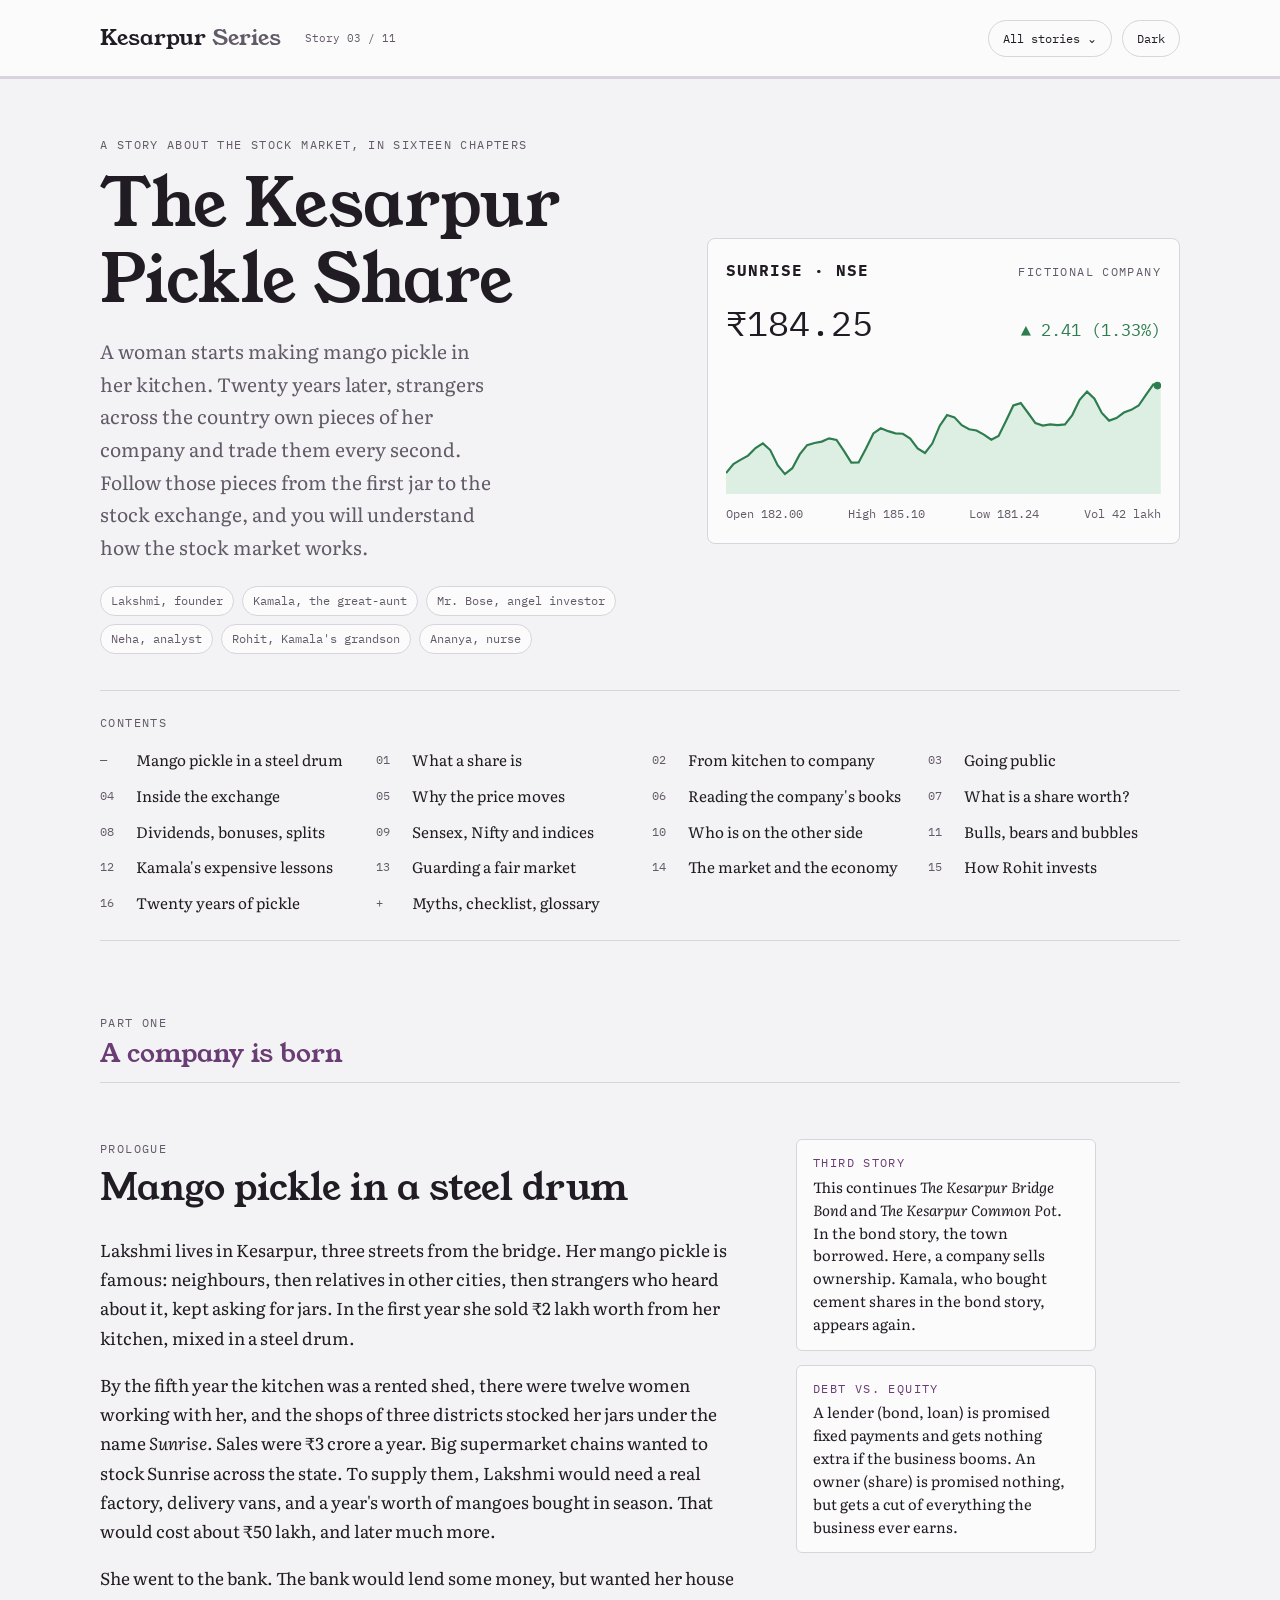
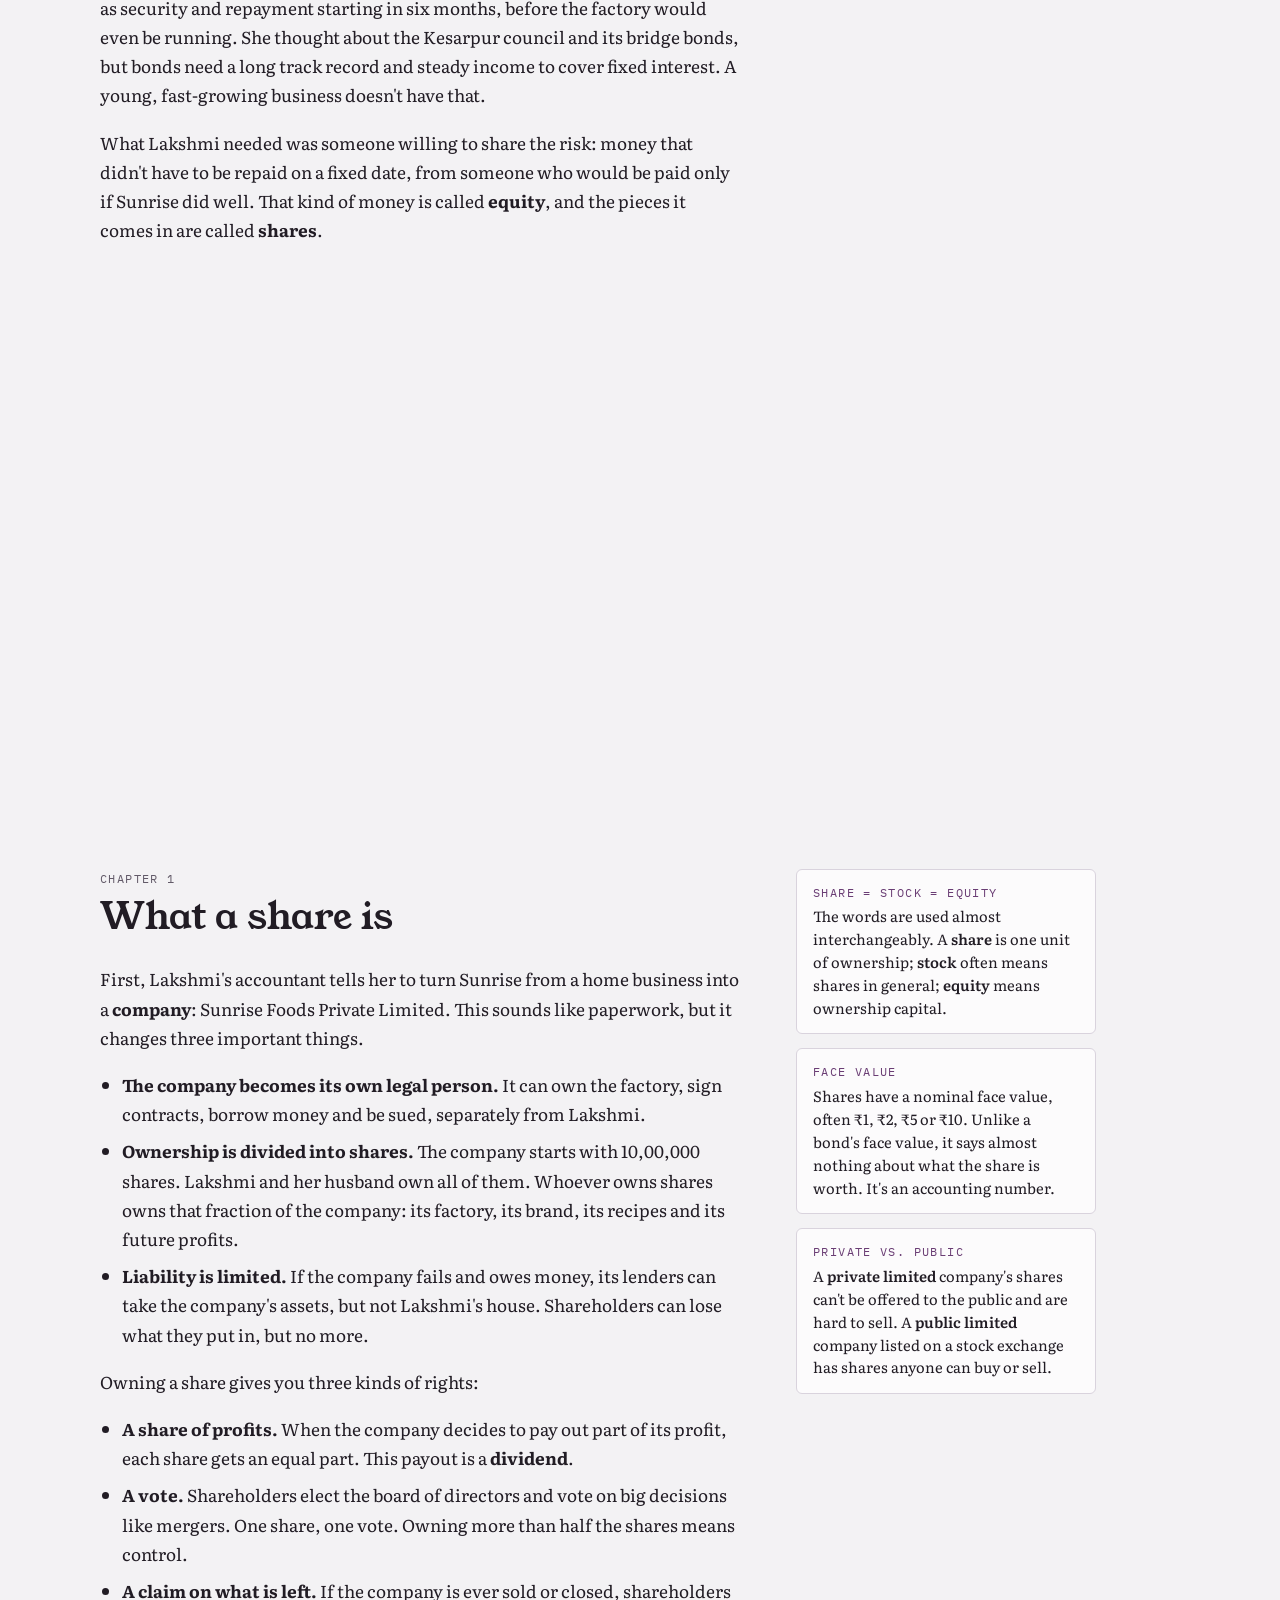
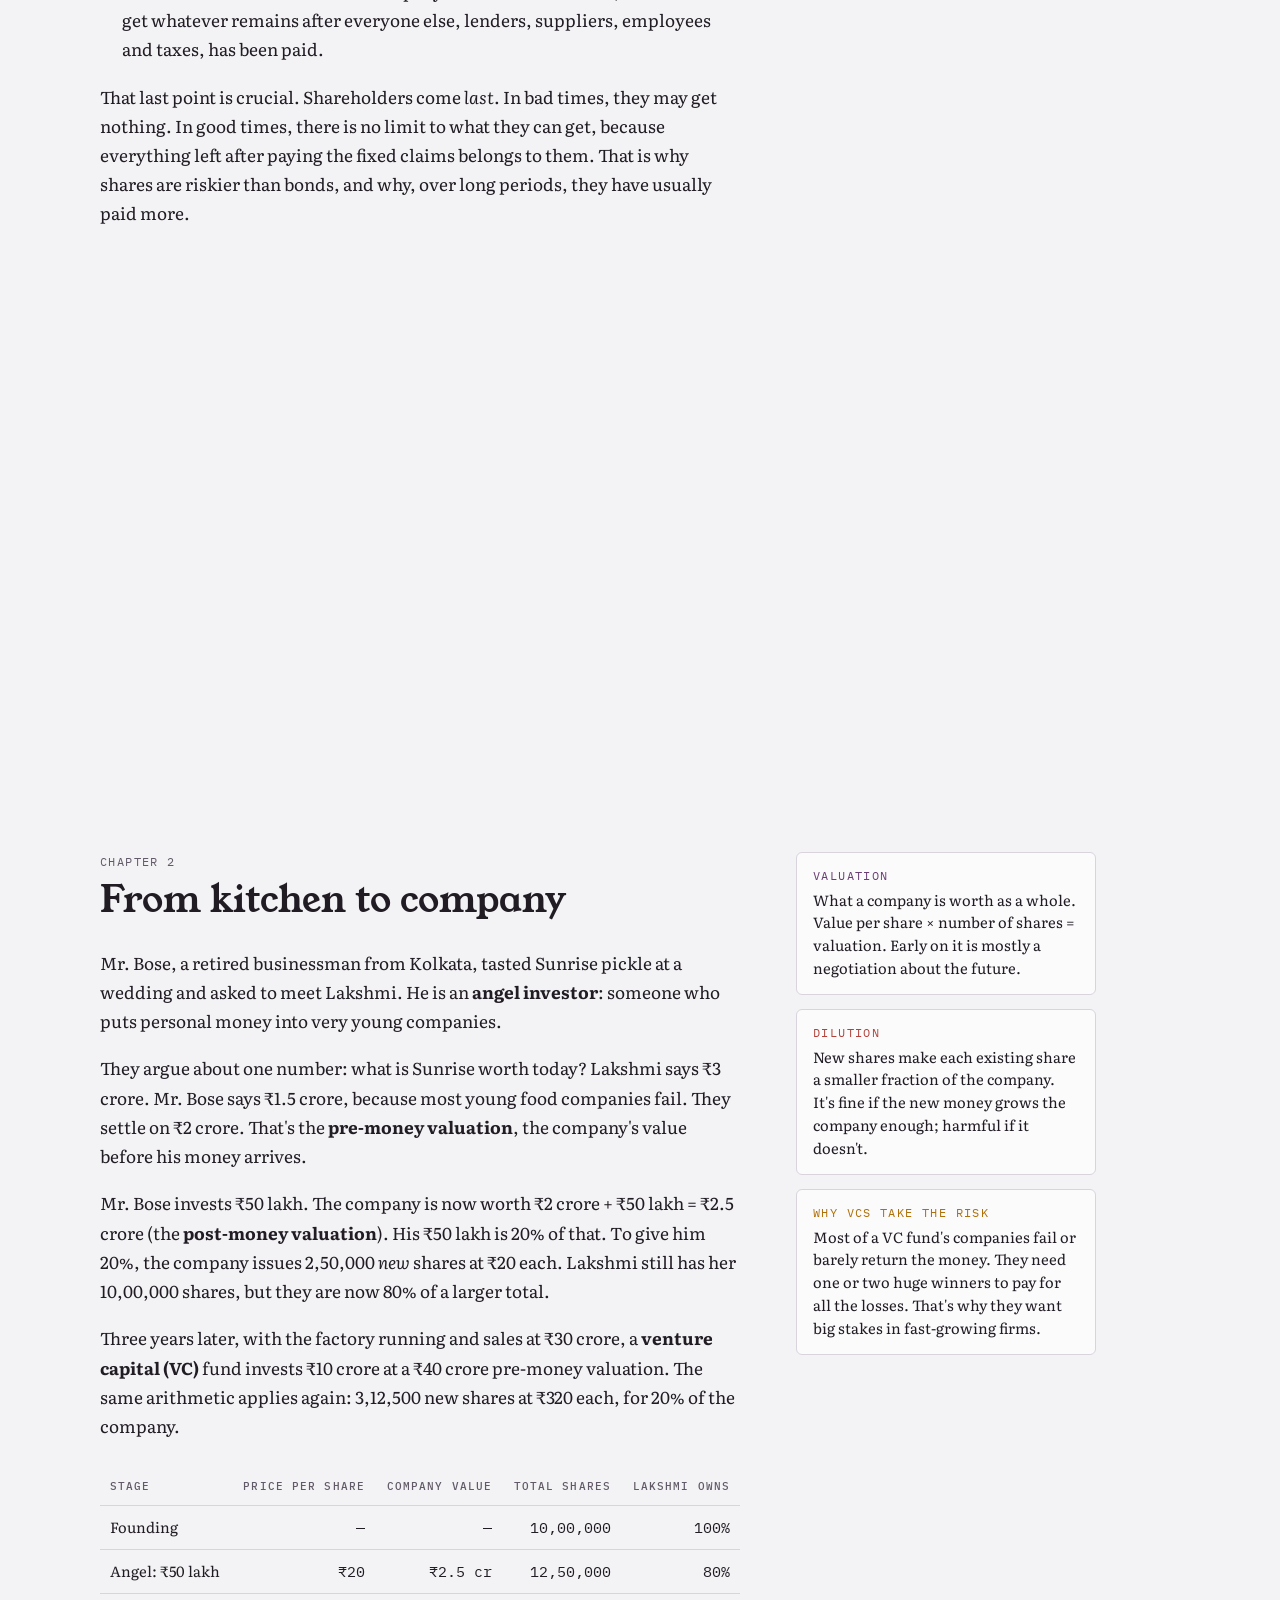
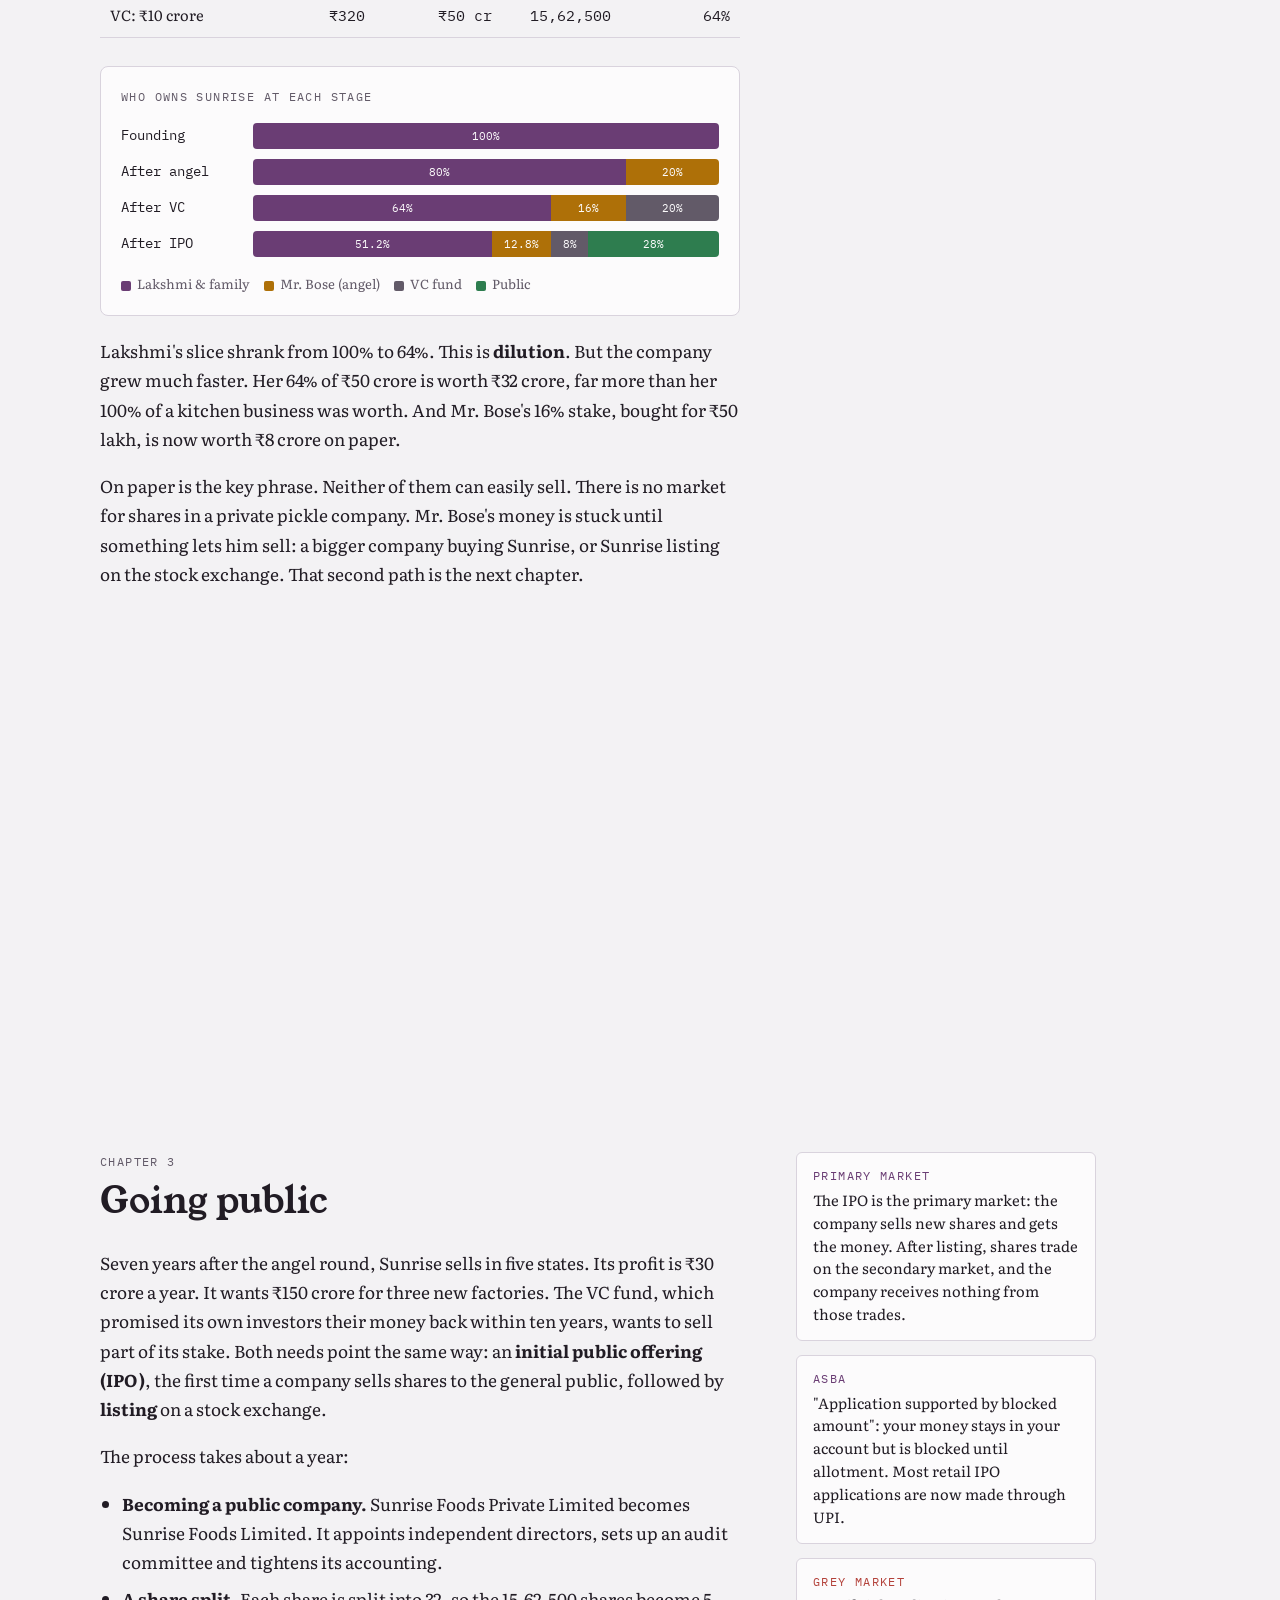
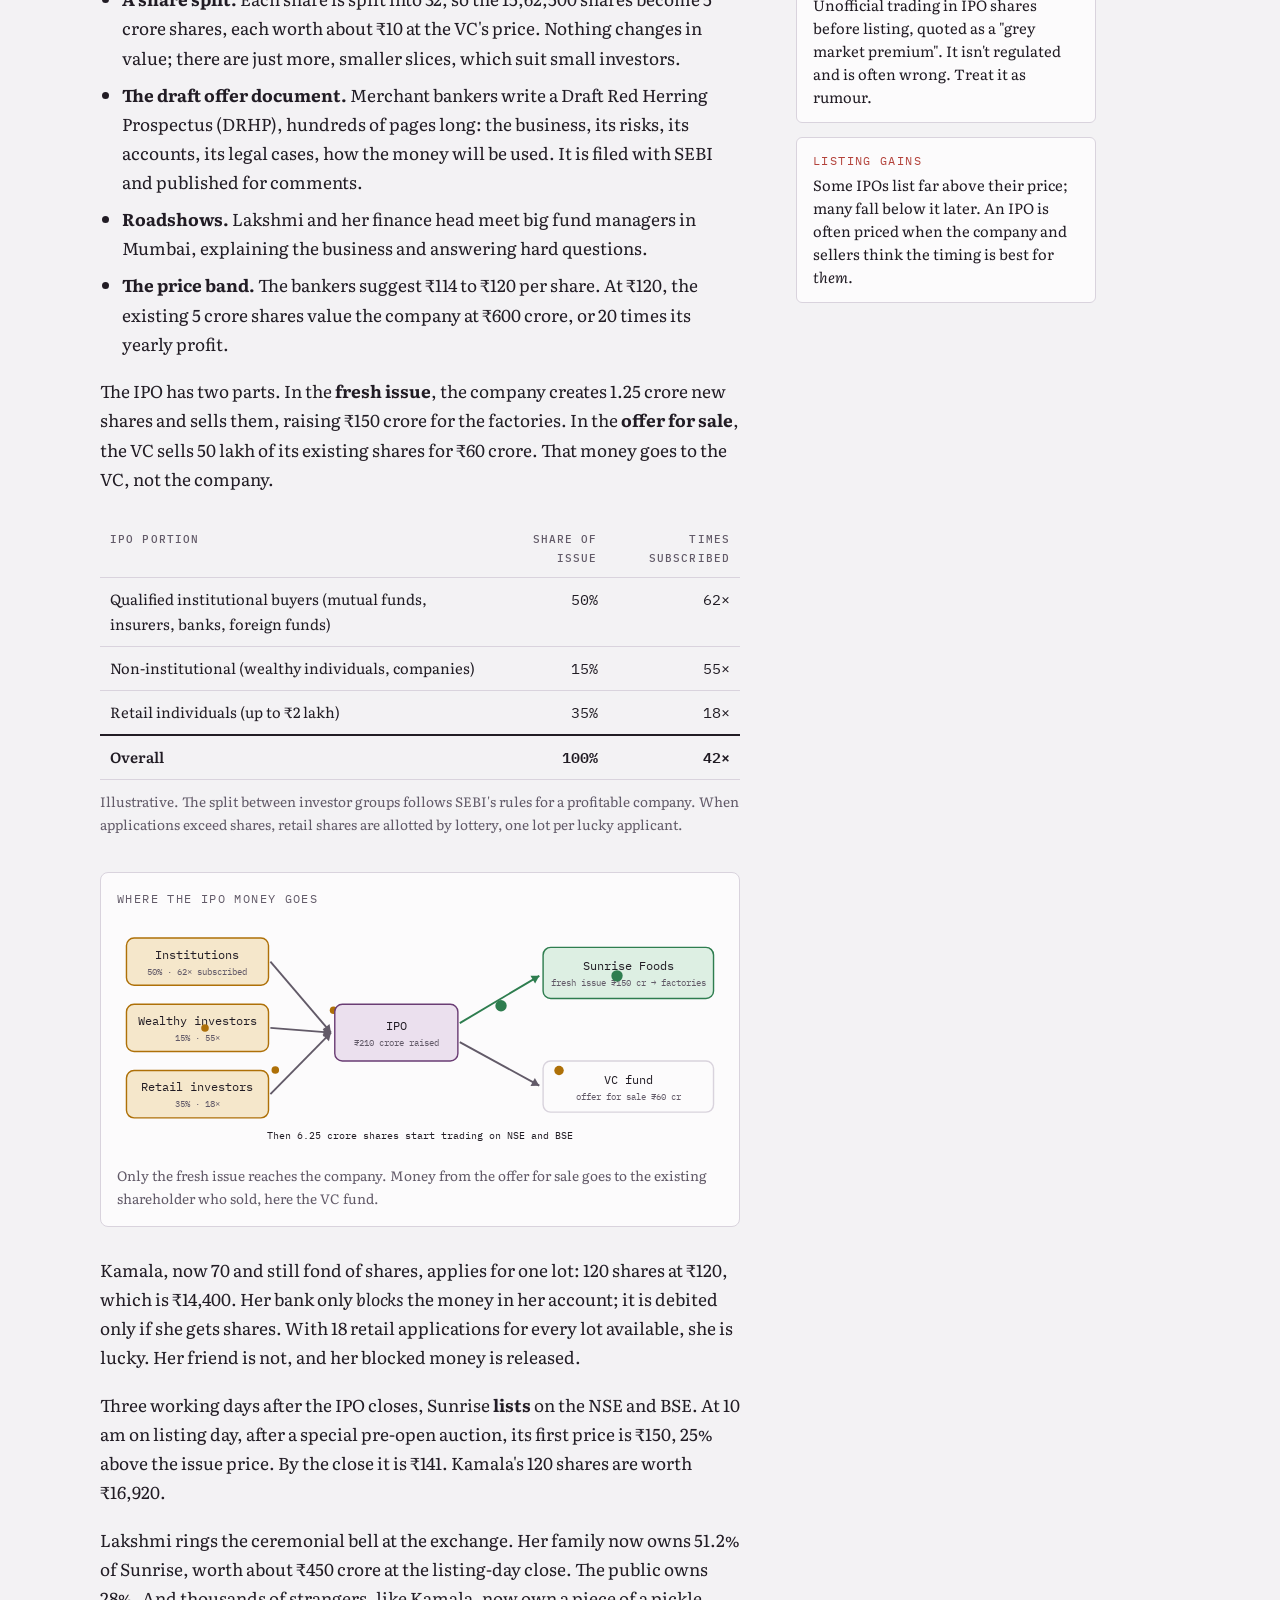
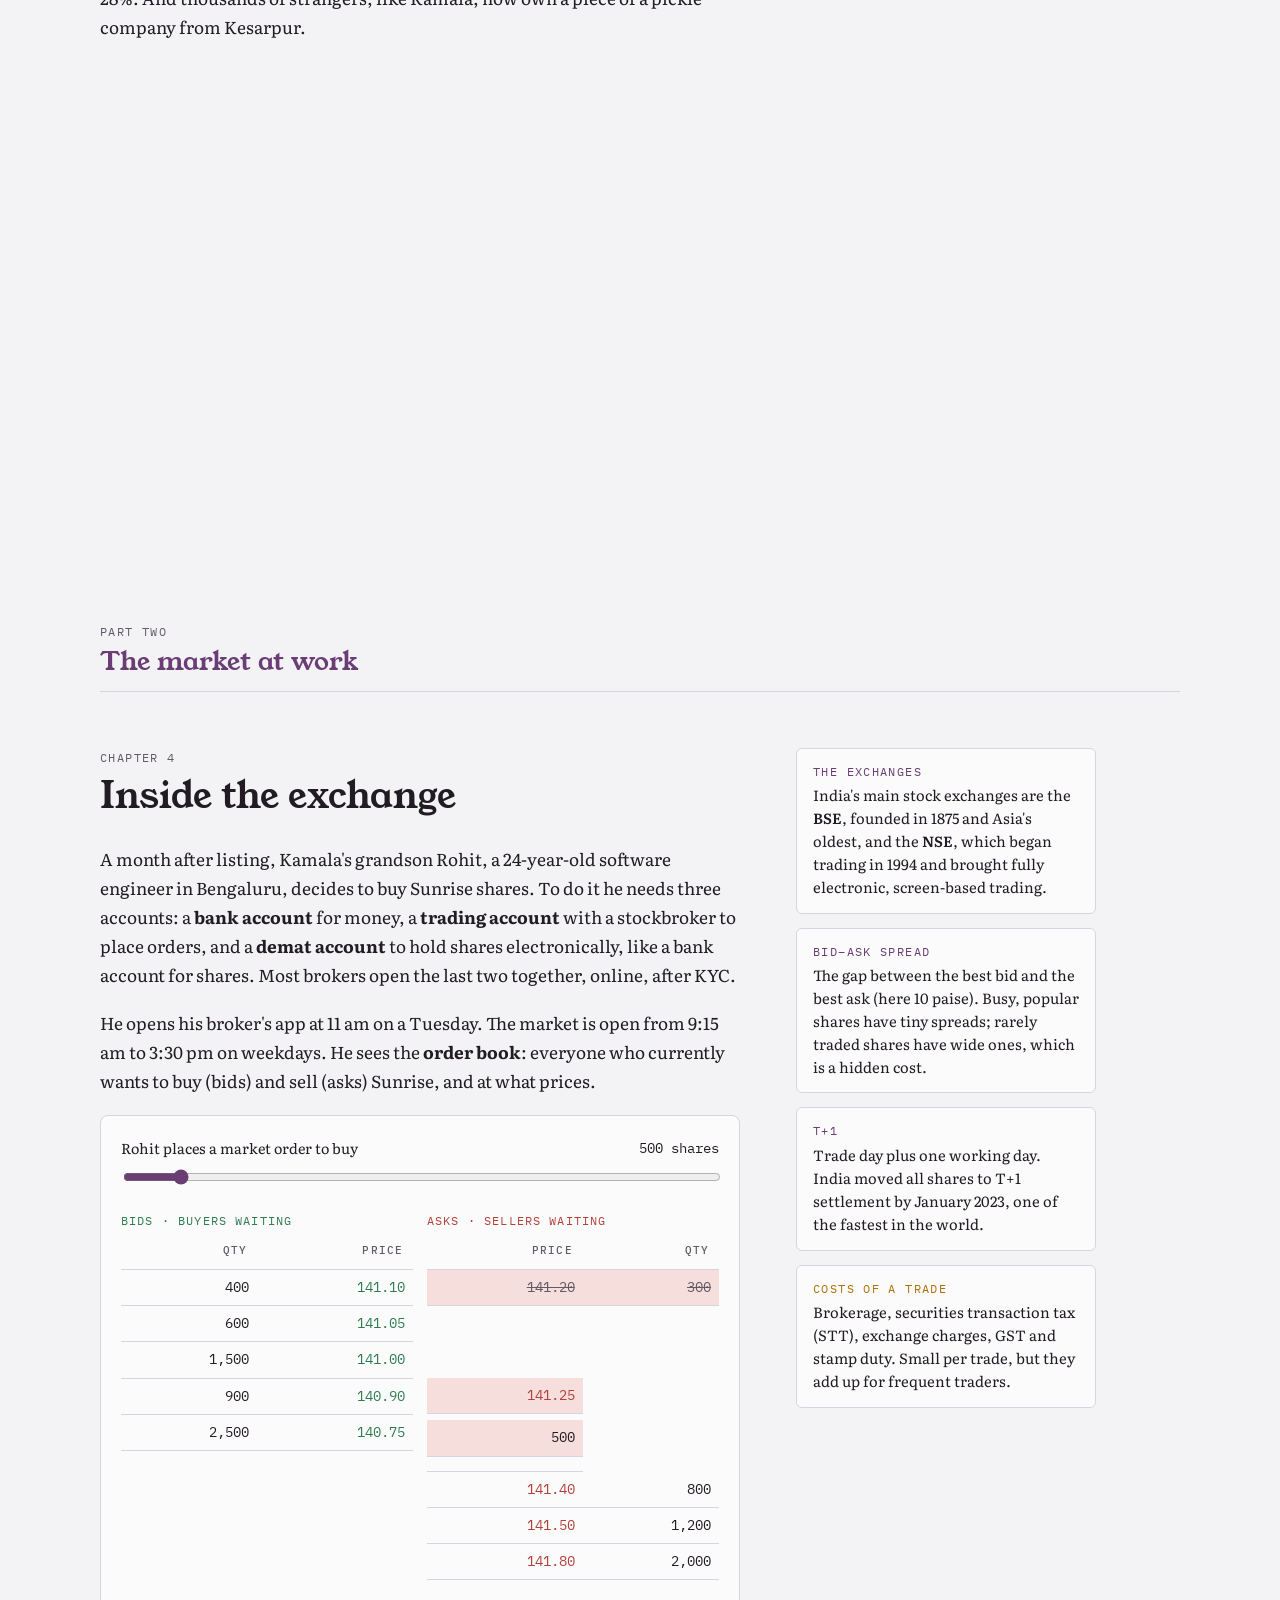
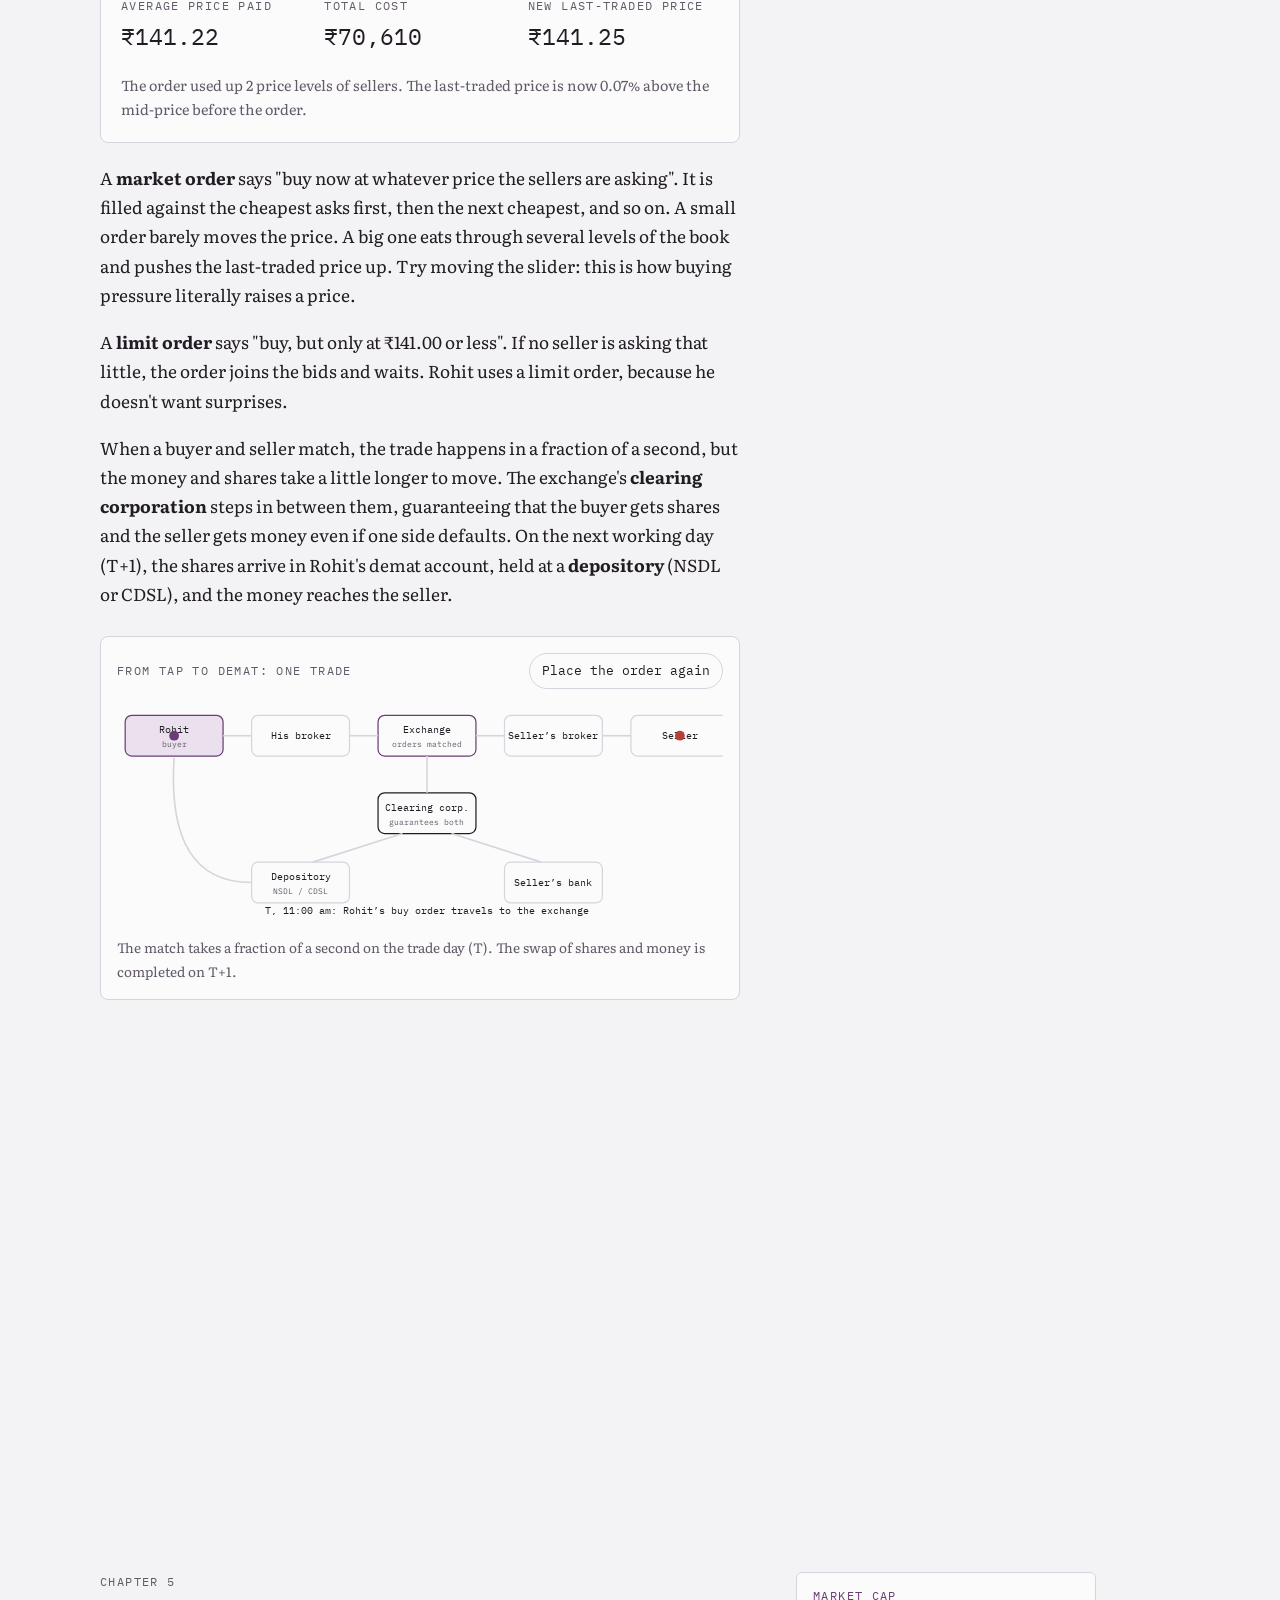
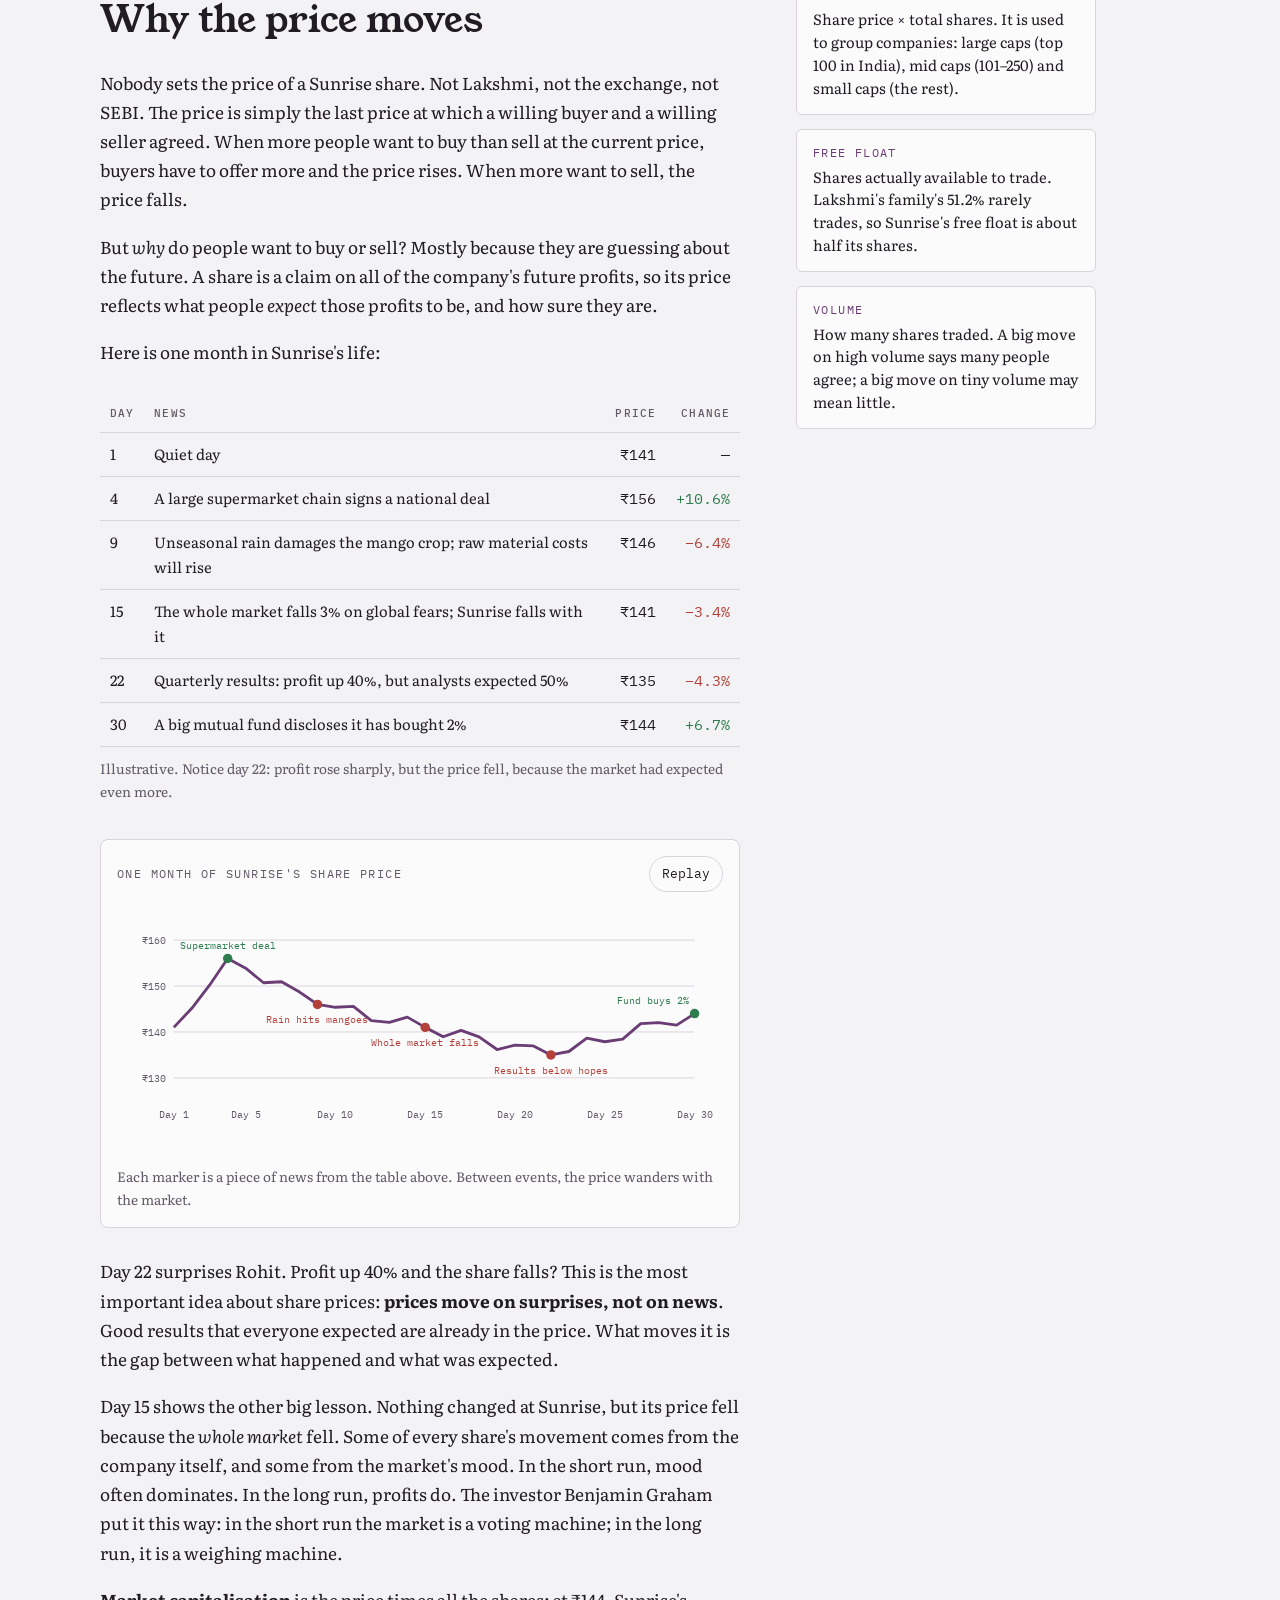
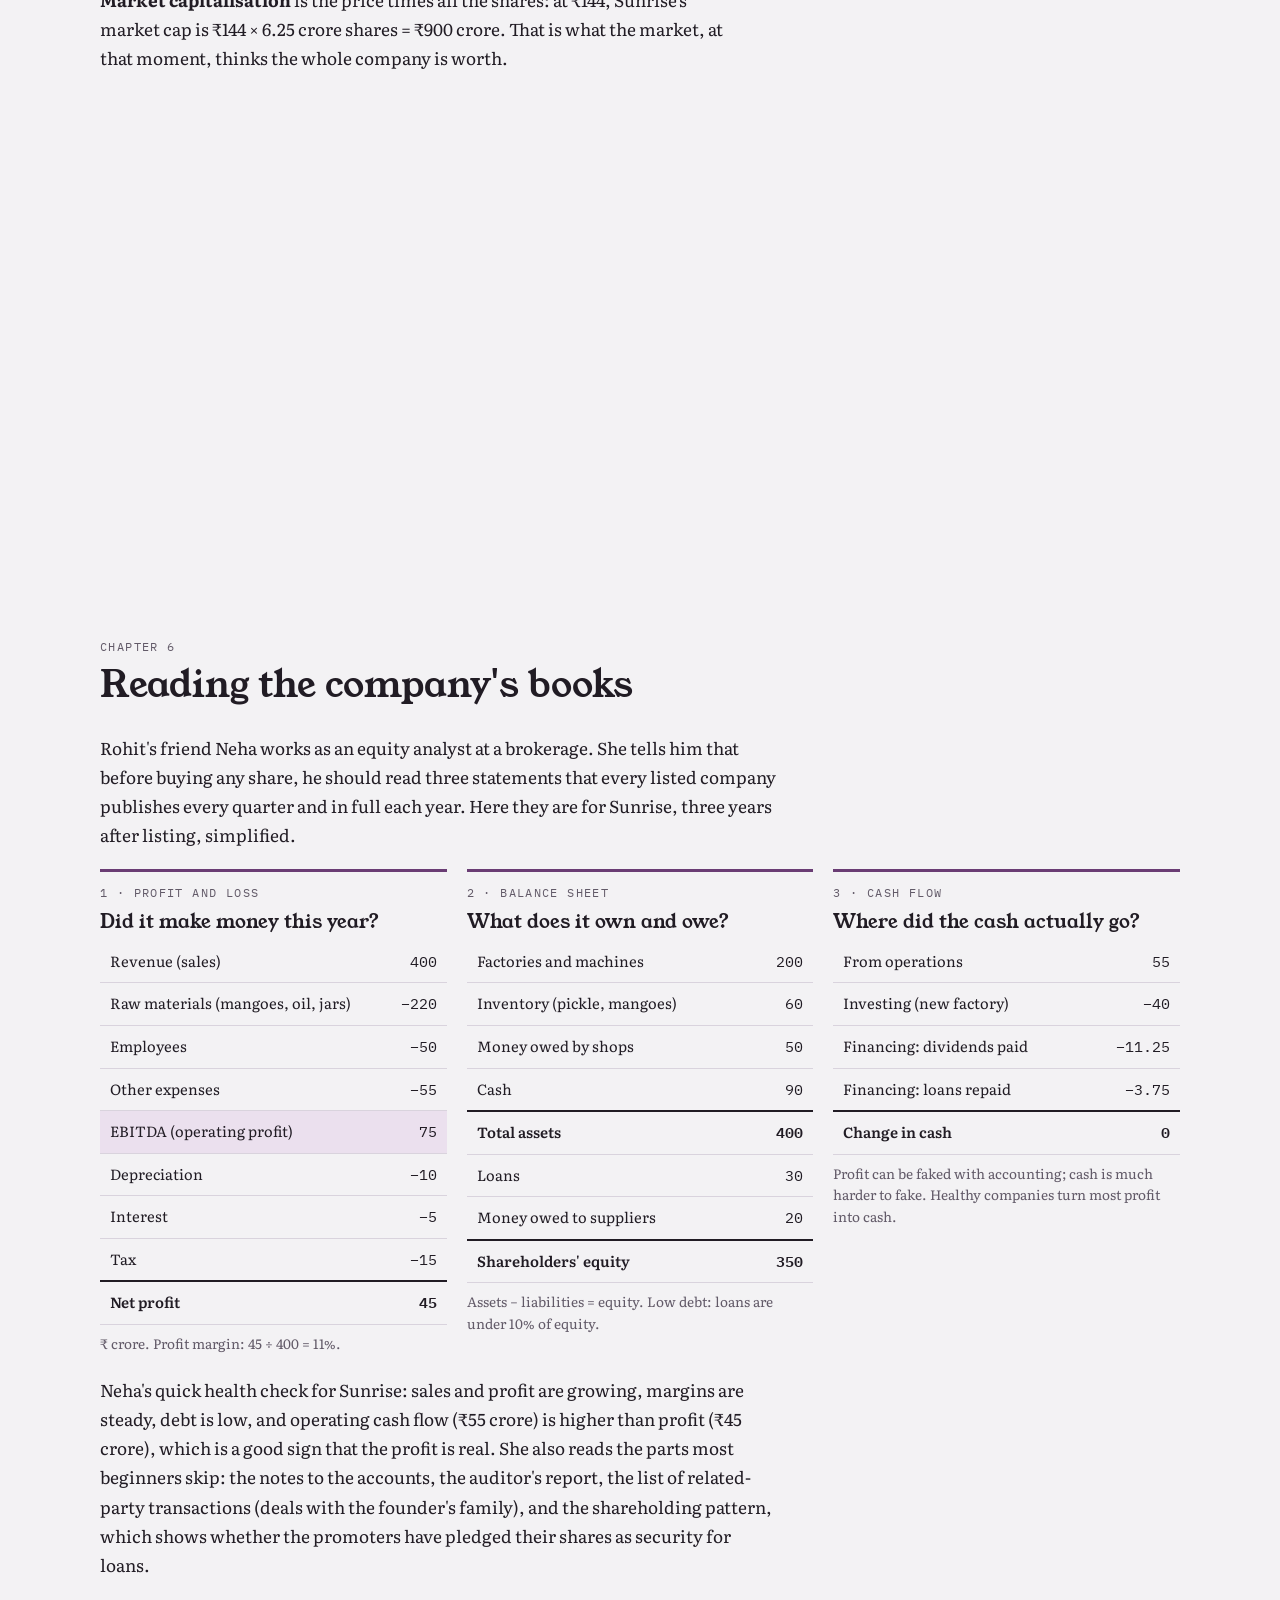
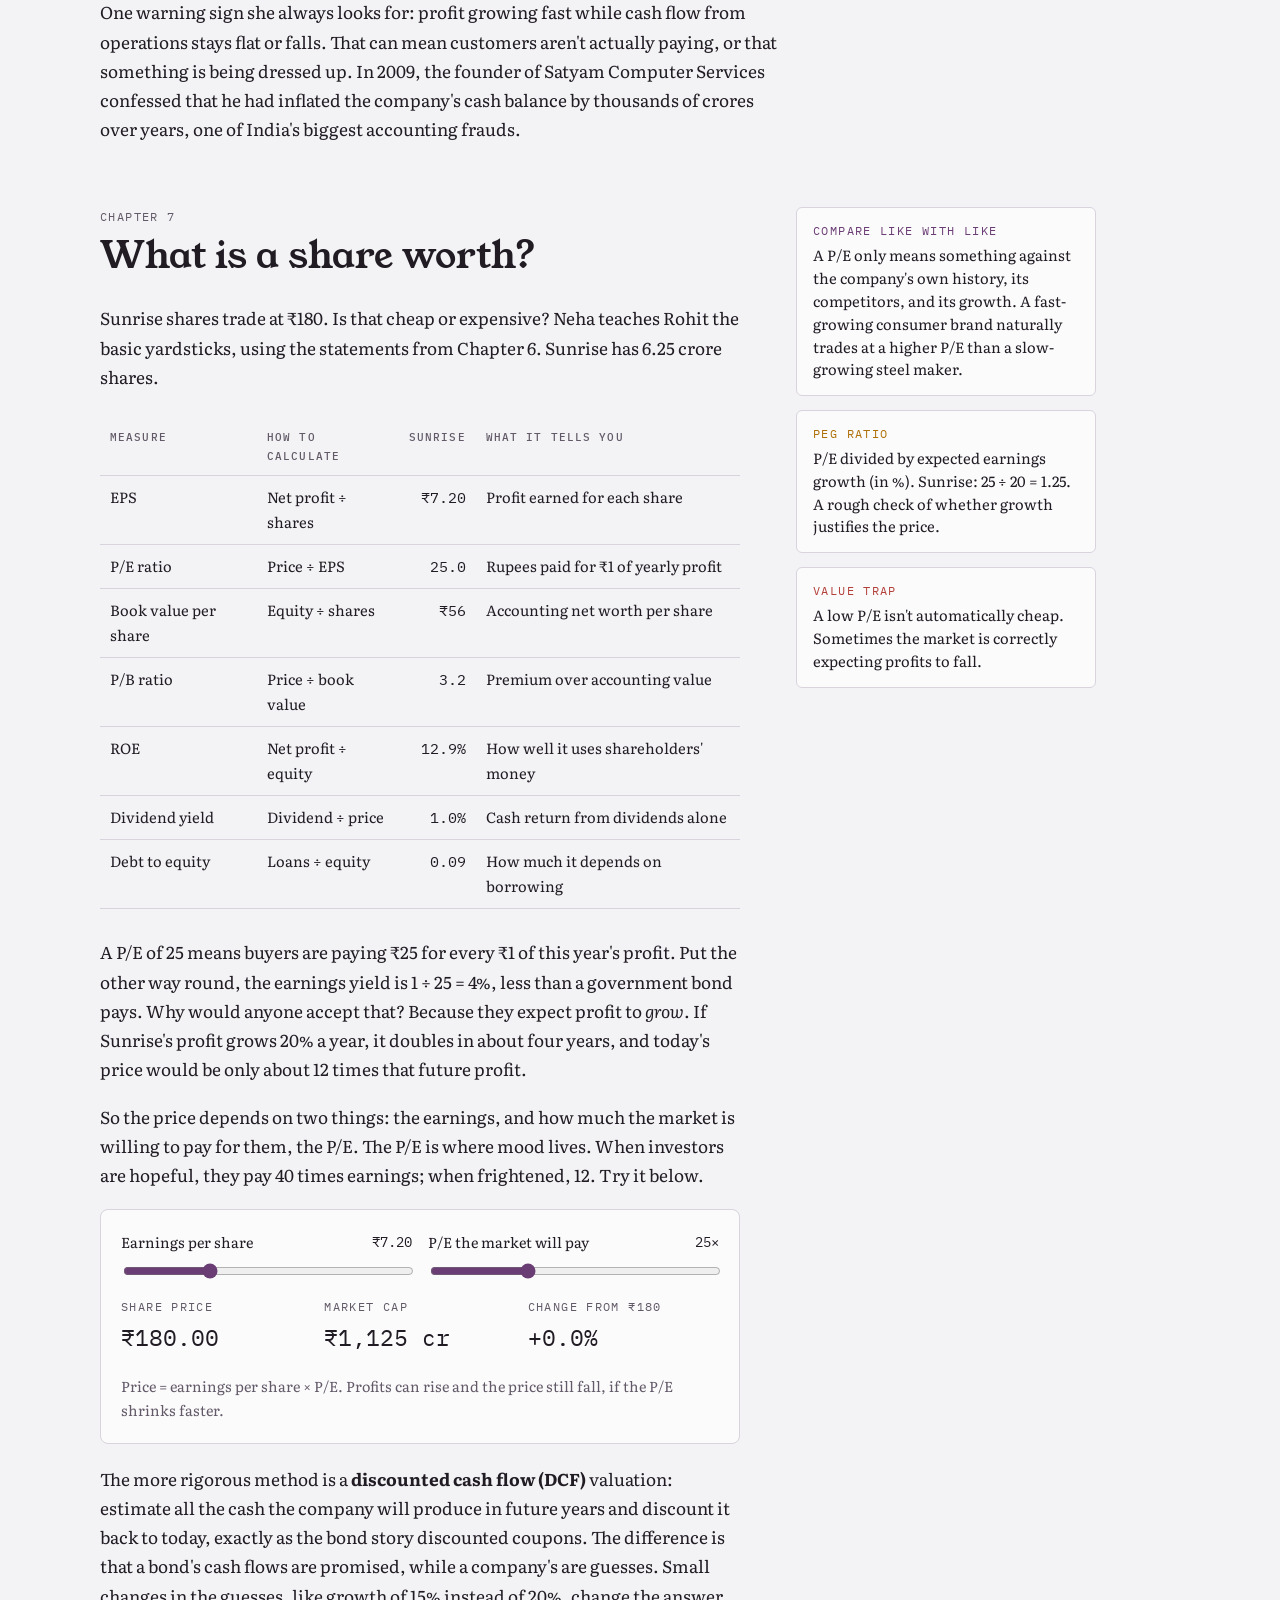
<file: pickle-share.html>
<!doctype html><html lang="en"><head><meta charset=utf8><meta name=viewport content="width=device-width,initial-scale=1,viewport-fit=cover"><style>:root{color-scheme:light;box-sizing:border-box;padding-top:env(safe-area-inset-top,0px);padding-bottom:env(safe-area-inset-bottom,0px)}html{scroll-padding-top:env(safe-area-inset-top,0px)}body{margin:0;padding:0;font:14px -apple-system,BlinkMacSystemFont,sans-serif;background:#fff;color:#000}img{max-width:100%}[hidden]:not([hidden=until-found i]){display:none!important}</style><title>The Kesarpur Pickle Share</title><meta name="claude:viewport-fit-sides" content="cover"><link rel="preconnect" href="https://fonts.googleapis.com"><link rel="preconnect" href="https://fonts.gstatic.com" crossorigin><link rel="stylesheet" href="https://fonts.googleapis.com/css2?family=Young+Serif&family=Literata:ital,opsz,wght@0,7..72,400;0,7..72,600;1,7..72,400&family=IBM+Plex+Mono:wght@400;500&display=swap"><link rel="stylesheet" href="series.css"><script>try{const t=localStorage.getItem("kesarpur-theme");if(t)document.documentElement.dataset.theme=t}catch(e){}</script></head><body><a class="ks-skip" href="#ks-content">Skip to content</a><div class="ks-header"><nav class="ks-nav" aria-label="Series navigation"><a class="ks-brand" href="index.html">Kesarpur <em>Series</em></a><span class="ks-position">Story 03 / 11</span><div class="ks-actions"><details class="ks-menu"><summary>All stories <span aria-hidden="true">⌄</span></summary><div class="ks-menu-panel"><a href="index.html">Series overview</a><a href="bridge-bond.html"><span>01</span> The Bridge Bond</a><a href="common-pot.html"><span>02</span> The Common Pot</a><a href="pickle-share.html" aria-current="page"><span>03</span> The Pickle Share</a><a href="mango-contract.html"><span>04</span> The Mango Contract</a><a href="overnight-loan.html"><span>05</span> The Overnight Loan</a><a href="remittance.html"><span>06</span> The Remittance</a><a href="warehouse.html"><span>07</span> The Warehouse</a><a href="flat.html"><span>08</span> The Flat</a><a href="ledger.html"><span>09</span> The Ledger</a><a href="safety-net.html"><span>10</span> The Safety Net</a><a href="cold-chain.html"><span>11</span> The Cold Chain</a></div></details><button id="ks-theme" type="button" aria-label="Switch colour theme">Theme</button></div></nav><div class="ks-reading"><i id="ks-progress"></i></div></div><div id="ks-content" tabindex="-1"></div>





<style>
/* Layout: third story in the Kesarpur series. Storybook column with a ledger margin; wide interludes span the full width. Plum accent; green/red reserved for price up/down. */
:root{
  --bg:#F3F2F4; --paper:#FCFBFC; --ink:#211C24; --muted:#625A68; --rule:#D9D3DD;
  --acc:#6A3D74; --acc-soft:#EBE0EE; --coin:#AE7008; --coin-soft:#F5E7CB;
  --up:#2E7D4F; --up-soft:#DDEFE3; --down:#B3413A; --down-soft:#F5DEDB;
  --display:"Young Serif",Georgia,"Times New Roman",serif;
  --body:"Literata",Georgia,"Times New Roman",serif;
  --mono:"IBM Plex Mono",ui-monospace,Menlo,Consolas,monospace;
}
@media (prefers-color-scheme:dark){:root:not([data-theme="light"]){
  --bg:#141117; --paper:#1D1921; --ink:#ECE6EF; --muted:#A79DAD; --rule:#352E3B;
  --acc:#CFA3D8; --acc-soft:#33243A; --coin:#EFB44C; --coin-soft:#392C13;
  --up:#7CD39E; --up-soft:#1B3325; --down:#F08C80; --down-soft:#3E201D; color-scheme:dark}}
:root[data-theme="dark"]{
  --bg:#141117; --paper:#1D1921; --ink:#ECE6EF; --muted:#A79DAD; --rule:#352E3B;
  --acc:#CFA3D8; --acc-soft:#33243A; --coin:#EFB44C; --coin-soft:#392C13;
  --up:#7CD39E; --up-soft:#1B3325; --down:#F08C80; --down-soft:#3E201D; color-scheme:dark}

*{box-sizing:border-box}
html{scroll-behavior:smooth}
body{background:var(--bg);color:var(--ink);font-family:var(--body);font-size:1.075rem;line-height:1.7;
  padding-left:max(16px,env(safe-area-inset-left,0px));padding-right:max(16px,env(safe-area-inset-right,0px))}
.wrap{max-width:1080px;margin:0 auto;padding-block:48px 96px}
h1,h2,h3{font-family:var(--display);font-weight:400;text-wrap:balance;line-height:1.15;margin:0}
p{margin:0}
ul,ol{margin:0;padding-left:1.25em;display:flex;flex-direction:column;gap:.45em}
.num,.mono{font-family:var(--mono);font-variant-numeric:tabular-nums}
.label{font-family:var(--mono);font-size:.72rem;letter-spacing:.12em;text-transform:uppercase;color:var(--muted)}
a{color:var(--acc)}
:focus-visible{outline:2px solid var(--acc);outline-offset:3px}
h3.sub-h{font-size:1.35rem;margin-top:.7em}
.up{color:var(--up)} .down{color:var(--down)}

.hero{display:grid;grid-template-columns:1.2fr 1fr;gap:40px;align-items:center;padding-bottom:36px}
.hero h1{font-size:clamp(2.4rem,6vw,4.1rem);margin-top:10px}
.hero .lede{margin-top:18px;font-size:1.2rem;color:var(--muted);max-width:36ch}
.hero .cast{margin-top:22px;display:flex;flex-wrap:wrap;gap:8px}
.chip{font-family:var(--mono);font-size:.75rem;padding:4px 10px;border:1px solid var(--rule);border-radius:999px;color:var(--muted);background:var(--paper)}
.ticker{background:var(--paper);border:1px solid var(--rule);border-radius:8px;padding:18px;display:flex;flex-direction:column;gap:10px}
.ticker .sym{display:flex;justify-content:space-between;align-items:baseline;gap:10px;flex-wrap:wrap}
.ticker .sym b{font-family:var(--mono);font-size:1rem;letter-spacing:.06em}
.ticker .px{font-family:var(--mono);font-size:2.2rem;font-variant-numeric:tabular-nums}
.ticker svg{width:100%;height:auto;display:block}
.ticker .row{display:flex;justify-content:space-between;gap:10px;font-family:var(--mono);font-size:.75rem;color:var(--muted);flex-wrap:wrap}

.toc{border-block:1px solid var(--rule);padding-block:22px;display:flex;flex-direction:column;gap:12px}
.toc ol{list-style:none;padding:0;display:grid;grid-template-columns:repeat(auto-fill,minmax(230px,1fr));gap:6px 24px}
.toc a{text-decoration:none;color:var(--ink);display:flex;gap:10px;font-size:.95rem;padding-block:2px}
.toc a span{font-family:var(--mono);font-size:.75rem;color:var(--muted);min-width:2.2em;padding-top:3px}
.toc a:hover{color:var(--acc)}
.part{padding-top:72px;display:flex;flex-direction:column;gap:6px;border-bottom:1px solid var(--rule);padding-bottom:14px}
.part h2{font-size:clamp(1.3rem,2.6vw,1.6rem);color:var(--acc)}

.chapter{display:grid;grid-template-columns:minmax(0,640px) minmax(0,300px);gap:20px 56px;padding-block:56px 8px;scroll-margin-top:16px}
.chapter > *{grid-column:1}
.chapter > aside{grid-column:2;grid-row:1 / span 30}
.chapter > header{grid-row:1}
.chapter header{display:flex;flex-direction:column;gap:8px;margin-bottom:6px}
.chapter h2{font-size:clamp(1.7rem,3.6vw,2.3rem)}
.chapter.wide{grid-template-columns:minmax(0,1fr)}
.chapter.wide > *{grid-column:1}
.chapter.wide .prose{max-width:68ch}
.prose{display:flex;flex-direction:column;gap:1.05em}
.say{border-left:2px solid var(--rule);padding-left:16px;font-style:italic}
.say b{font-style:normal;font-weight:600;font-family:var(--mono);font-size:.78rem;letter-spacing:.06em;text-transform:uppercase;color:var(--muted);display:block}
.formula{font-family:var(--mono);font-size:.92rem;background:var(--paper);border:1px solid var(--rule);border-radius:6px;padding:12px 14px;overflow-x:auto;white-space:pre;line-height:1.6}

aside{display:flex;flex-direction:column;gap:14px;align-self:start}
.note{background:var(--paper);border:1px solid var(--rule);border-radius:6px;padding:14px 16px;font-size:.92rem;line-height:1.55}
.note .label{display:block;margin-bottom:4px;color:var(--acc)}
.note.coin .label{color:var(--coin)}
.note.risk .label{color:var(--down)}
.note.good .label{color:var(--up)}
.note dfn{font-style:normal;font-weight:600}

figure{margin:8px 0;display:flex;flex-direction:column;gap:10px}
figcaption{font-size:.85rem;color:var(--muted)}
.scroll{overflow-x:auto}
svg text{font-family:var(--mono)}

table{border-collapse:collapse;width:100%;font-size:.92rem}
th,td{text-align:left;padding:9px 10px;border-bottom:1px solid var(--rule);vertical-align:top}
th{font-family:var(--mono);font-size:.7rem;letter-spacing:.1em;text-transform:uppercase;color:var(--muted);font-weight:500}
td.num,th.num{text-align:right;font-family:var(--mono);font-variant-numeric:tabular-nums}
tr.total td{border-top:2px solid var(--ink);font-weight:600}
tr.hl td{background:var(--acc-soft)}

.panel{background:var(--paper);border:1px solid var(--rule);border-radius:8px;padding:20px;display:flex;flex-direction:column;gap:16px}
.controls{display:grid;grid-template-columns:repeat(auto-fit,minmax(200px,1fr));gap:16px}
.ctrl{display:flex;flex-direction:column;gap:6px}
.ctrl label{display:flex;justify-content:space-between;gap:8px;font-size:.9rem}
.ctrl output{font-family:var(--mono)}
input[type=range]{width:100%;accent-color:var(--acc)}
.readout{display:grid;grid-template-columns:repeat(auto-fit,minmax(150px,1fr));gap:12px}
.readout div{display:flex;flex-direction:column;gap:2px}
.readout .big{font-family:var(--mono);font-size:1.45rem;font-variant-numeric:tabular-nums}
.seg{display:flex;flex-wrap:wrap;gap:6px}
.seg button{font:inherit;font-family:var(--mono);font-size:.8rem;padding:6px 12px;border-radius:999px;border:1px solid var(--rule);background:transparent;color:var(--ink);cursor:pointer}
.seg button[aria-pressed="true"]{background:var(--acc);border-color:var(--acc);color:var(--paper)}

/* Order book */
.book{display:grid;grid-template-columns:1fr 1fr;gap:14px}
.book table{font-size:.85rem}
.book td{padding:6px 8px;position:relative}
.book .side-h{font-family:var(--mono);font-size:.72rem;letter-spacing:.1em;text-transform:uppercase}
.book .bid .side-h{color:var(--up)} .book .ask .side-h{color:var(--down)}
.book tr.filled td{background:var(--down-soft);text-decoration:line-through;color:var(--muted)}
.book tr.part td{background:var(--down-soft)}

/* Ownership bars */
.own{display:flex;flex-direction:column;gap:10px}
.own-row{display:grid;grid-template-columns:120px minmax(0,1fr);gap:12px;align-items:center;font-size:.85rem}
.own-bar{display:flex;height:26px;border-radius:4px;overflow:hidden}
.own-bar span{display:flex;align-items:center;justify-content:center;font-family:var(--mono);font-size:.68rem;color:var(--paper);white-space:nowrap;overflow:hidden}
.legend{display:flex;flex-wrap:wrap;gap:14px;font-size:.82rem;color:var(--muted)}
.legend i{display:inline-block;width:10px;height:10px;border-radius:2px;margin-right:6px;vertical-align:middle}

.cols{display:grid;grid-template-columns:repeat(auto-fit,minmax(260px,1fr));gap:20px}
.col{display:flex;flex-direction:column;gap:8px;font-size:.95rem;line-height:1.6;min-width:0;border-top:3px solid var(--acc);padding-top:12px}
.col.c{border-color:var(--coin)} .col.u{border-color:var(--up)} .col.d{border-color:var(--down)} .col.m{border-color:var(--muted)}
.col h3{font-size:1.2rem}
.risks{display:flex;flex-direction:column}
.risk-row{display:grid;grid-template-columns:170px minmax(0,1fr);gap:16px;padding-block:12px;border-bottom:1px solid var(--rule);font-size:.95rem}
.risk-row strong{font-family:var(--display);font-weight:400;font-size:1.05rem;color:var(--down)}

.myths{display:grid;grid-template-columns:repeat(auto-fit,minmax(280px,1fr));gap:16px}
.myth{background:var(--paper);border:1px solid var(--rule);border-radius:6px;padding:16px;display:flex;flex-direction:column;gap:8px;font-size:.94rem;line-height:1.6}
.myth .m{font-family:var(--display);font-size:1.1rem;color:var(--down)}
.myth .m::before{content:"Myth  ";font-family:var(--mono);font-size:.68rem;letter-spacing:.12em;text-transform:uppercase;color:var(--muted)}
.gloss{display:grid;grid-template-columns:repeat(auto-fit,minmax(300px,1fr));gap:4px 32px;margin:0}
.gloss div{padding-block:10px;border-bottom:1px solid var(--rule);font-size:.93rem;line-height:1.55}
.gloss dt{font-weight:600}
.gloss dd{margin:2px 0 0;color:var(--muted)}
.check{list-style:none;padding:0;display:grid;grid-template-columns:repeat(auto-fit,minmax(300px,1fr));gap:10px 28px}
.check li{display:grid;grid-template-columns:22px minmax(0,1fr);gap:8px;font-size:.95rem}
.check li::before{content:"";width:14px;height:14px;border:1.5px solid var(--acc);border-radius:3px;margin-top:6px}
.recap{padding-block:64px 0;display:flex;flex-direction:column;gap:20px}
.disclaimer{font-size:.82rem;color:var(--muted);margin-top:28px;max-width:70ch}

@media (max-width:860px){
  .hero{grid-template-columns:1fr}
  .chapter{grid-template-columns:minmax(0,1fr)}
  .chapter > aside{grid-column:1;grid-row:auto}
  .risk-row{grid-template-columns:1fr;gap:2px}
  .book{grid-template-columns:1fr}
  .own-row{grid-template-columns:1fr;gap:4px}
}
@media (prefers-reduced-motion:reduce){*{transition:none!important}html{scroll-behavior:auto}}
.xfig{background:var(--paper);border:1px solid var(--rule);border-radius:8px;padding:16px;display:flex;flex-direction:column;gap:10px;margin:8px 0}
.xfig figcaption{font-size:.85rem;color:var(--muted)}
.xhead{display:flex;justify-content:space-between;align-items:center;gap:10px;flex-wrap:wrap}
.xbtn,.xseg button{font:inherit;font-family:var(--mono);font-size:.8rem;padding:6px 12px;border-radius:999px;border:1px solid var(--rule);background:transparent;color:var(--ink);cursor:pointer}
.xseg{display:flex;flex-wrap:wrap;gap:6px}
.xseg button[aria-pressed="true"]{background:var(--acc);border-color:var(--acc);color:var(--paper)}
.xdraw{stroke-dasharray:1000;stroke-dashoffset:1000;animation:xdraw 2.2s ease forwards}
@keyframes xdraw{to{stroke-dashoffset:0}}
@keyframes xgx{from{transform:scaleX(0)}to{transform:scaleX(1)}}
@keyframes xpp{from{transform:scale(0);opacity:0}to{transform:scale(1);opacity:1}}
.xgx{animation:xgx .9s ease both}.xpop{animation:xpp .4s ease both}
@media (prefers-reduced-motion:reduce){.xdraw,.xgx,.xpop{animation:none!important;stroke-dashoffset:0!important}}
</style>

<div class="wrap">

<section class="hero">
  <div>
    <span class="label">A story about the stock market, in sixteen chapters</span>
    <h1>The Kesarpur Pickle Share</h1>
    <p class="lede">A woman starts making mango pickle in her kitchen. Twenty years later, strangers across the country own pieces of her company and trade them every second. Follow those pieces from the first jar to the stock exchange, and you will understand how the stock market works.</p>
    <div class="cast">
      <span class="chip">Lakshmi, founder</span>
      <span class="chip">Kamala, the great-aunt</span>
      <span class="chip">Mr. Bose, angel investor</span>
      <span class="chip">Neha, analyst</span>
      <span class="chip">Rohit, Kamala's grandson</span>
      <span class="chip">Ananya, nurse</span>
    </div>
  </div>
  <div class="ticker" aria-label="Example share price card for the fictional Sunrise Foods">
    <div class="sym"><b>SUNRISE · NSE</b><span class="label">Fictional company</span></div>
    <div class="sym"><span class="px">₹184.25</span><span class="mono up">▲ 2.41 (1.33%)</span></div>
    <svg viewBox="0 0 400 120" role="img" aria-label="Small price chart rising over the day"><g id="spark"></g></svg>
    <div class="row"><span>Open 182.00</span><span>High 185.10</span><span>Low 181.24</span><span>Vol 42 lakh</span></div>
  </div>
</section>

<nav class="toc" aria-label="Contents">
  <span class="label">Contents</span>
  <ol>
    <li><a href="#prologue"><span>—</span>Mango pickle in a steel drum</a></li>
    <li><a href="#share"><span>01</span>What a share is</a></li>
    <li><a href="#funding"><span>02</span>From kitchen to company</a></li>
    <li><a href="#ipo"><span>03</span>Going public</a></li>
    <li><a href="#exchange"><span>04</span>Inside the exchange</a></li>
    <li><a href="#price"><span>05</span>Why the price moves</a></li>
    <li><a href="#accounts"><span>06</span>Reading the company's books</a></li>
    <li><a href="#value"><span>07</span>What is a share worth?</a></li>
    <li><a href="#rewards"><span>08</span>Dividends, bonuses, splits</a></li>
    <li><a href="#index"><span>09</span>Sensex, Nifty and indices</a></li>
    <li><a href="#players"><span>10</span>Who is on the other side</a></li>
    <li><a href="#cycles"><span>11</span>Bulls, bears and bubbles</a></li>
    <li><a href="#kamala"><span>12</span>Kamala's expensive lessons</a></li>
    <li><a href="#rules"><span>13</span>Guarding a fair market</a></li>
    <li><a href="#economy"><span>14</span>The market and the economy</a></li>
    <li><a href="#invest"><span>15</span>How Rohit invests</a></li>
    <li><a href="#epilogue"><span>16</span>Twenty years of pickle</a></li>
    <li><a href="#myths"><span>+</span>Myths, checklist, glossary</a></li>
  </ol>
</nav>

<div class="part"><span class="label">Part one</span><h2>A company is born</h2></div>

<section class="chapter" id="prologue">
  <header><span class="label">Prologue</span><h2>Mango pickle in a steel drum</h2></header>
  <div class="prose">
    <p>Lakshmi lives in Kesarpur, three streets from the bridge. Her mango pickle is famous: neighbours, then relatives in other cities, then strangers who heard about it, kept asking for jars. In the first year she sold ₹2 lakh worth from her kitchen, mixed in a steel drum.</p>
    <p>By the fifth year the kitchen was a rented shed, there were twelve women working with her, and the shops of three districts stocked her jars under the name <em>Sunrise</em>. Sales were ₹3 crore a year. Big supermarket chains wanted to stock Sunrise across the state. To supply them, Lakshmi would need a real factory, delivery vans, and a year's worth of mangoes bought in season. That would cost about ₹50 lakh, and later much more.</p>
    <p>She went to the bank. The bank would lend some money, but wanted her house as security and repayment starting in six months, before the factory would even be running. She thought about the Kesarpur council and its bridge bonds, but bonds need a long track record and steady income to cover fixed interest. A young, fast-growing business doesn't have that.</p>
    <p>What Lakshmi needed was someone willing to share the risk: money that didn't have to be repaid on a fixed date, from someone who would be paid only if Sunrise did well. That kind of money is called <strong>equity</strong>, and the pieces it comes in are called <strong>shares</strong>.</p>
  </div>
  <aside>
    <div class="note"><span class="label">Third story</span>This continues <em>The Kesarpur Bridge Bond</em> and <em>The Kesarpur Common Pot</em>. In the bond story, the town borrowed. Here, a company sells ownership. Kamala, who bought cement shares in the bond story, appears again.</div>
    <div class="note"><span class="label">Debt vs. equity</span>A lender (bond, loan) is promised fixed payments and gets nothing extra if the business booms. An owner (share) is promised nothing, but gets a cut of everything the business ever earns.</div>
  </aside>
</section>

<section class="chapter" id="share">
  <header><span class="label">Chapter 1</span><h2>What a share is</h2></header>
  <div class="prose">
    <p>First, Lakshmi's accountant tells her to turn Sunrise from a home business into a <strong>company</strong>: Sunrise Foods Private Limited. This sounds like paperwork, but it changes three important things.</p>
    <ul>
      <li><strong>The company becomes its own legal person.</strong> It can own the factory, sign contracts, borrow money and be sued, separately from Lakshmi.</li>
      <li><strong>Ownership is divided into shares.</strong> The company starts with 10,00,000 shares. Lakshmi and her husband own all of them. Whoever owns shares owns that fraction of the company: its factory, its brand, its recipes and its future profits.</li>
      <li><strong>Liability is limited.</strong> If the company fails and owes money, its lenders can take the company's assets, but not Lakshmi's house. Shareholders can lose what they put in, but no more.</li>
    </ul>
    <p>Owning a share gives you three kinds of rights:</p>
    <ul>
      <li><strong>A share of profits.</strong> When the company decides to pay out part of its profit, each share gets an equal part. This payout is a <strong>dividend</strong>.</li>
      <li><strong>A vote.</strong> Shareholders elect the board of directors and vote on big decisions like mergers. One share, one vote. Owning more than half the shares means control.</li>
      <li><strong>A claim on what is left.</strong> If the company is ever sold or closed, shareholders get whatever remains after everyone else, lenders, suppliers, employees and taxes, has been paid.</li>
    </ul>
    <p>That last point is crucial. Shareholders come <em>last</em>. In bad times, they may get nothing. In good times, there is no limit to what they can get, because everything left after paying the fixed claims belongs to them. That is why shares are riskier than bonds, and why, over long periods, they have usually paid more.</p>
  </div>
  <aside>
    <div class="note"><span class="label">Share = stock = equity</span>The words are used almost interchangeably. A <dfn>share</dfn> is one unit of ownership; <dfn>stock</dfn> often means shares in general; <dfn>equity</dfn> means ownership capital.</div>
    <div class="note"><span class="label">Face value</span>Shares have a nominal face value, often ₹1, ₹2, ₹5 or ₹10. Unlike a bond's face value, it says almost nothing about what the share is worth. It's an accounting number.</div>
    <div class="note"><span class="label">Private vs. public</span>A <dfn>private limited</dfn> company's shares can't be offered to the public and are hard to sell. A <dfn>public limited</dfn> company listed on a stock exchange has shares anyone can buy or sell.</div>
  </aside>
</section>

<section class="chapter" id="funding">
  <header><span class="label">Chapter 2</span><h2>From kitchen to company</h2></header>
  <div class="prose">
    <p>Mr. Bose, a retired businessman from Kolkata, tasted Sunrise pickle at a wedding and asked to meet Lakshmi. He is an <strong>angel investor</strong>: someone who puts personal money into very young companies.</p>
    <p>They argue about one number: what is Sunrise worth today? Lakshmi says ₹3 crore. Mr. Bose says ₹1.5 crore, because most young food companies fail. They settle on ₹2 crore. That's the <strong>pre-money valuation</strong>, the company's value before his money arrives.</p>
    <p>Mr. Bose invests ₹50 lakh. The company is now worth ₹2 crore + ₹50 lakh = ₹2.5 crore (the <strong>post-money valuation</strong>). His ₹50 lakh is 20% of that. To give him 20%, the company issues 2,50,000 <em>new</em> shares at ₹20 each. Lakshmi still has her 10,00,000 shares, but they are now 80% of a larger total.</p>
    <p>Three years later, with the factory running and sales at ₹30 crore, a <strong>venture capital (VC)</strong> fund invests ₹10 crore at a ₹40 crore pre-money valuation. The same arithmetic applies again: 3,12,500 new shares at ₹320 each, for 20% of the company.</p>
  </div>
  <figure>
    <div class="scroll">
      <table>
        <thead><tr><th>Stage</th><th class="num">Price per share</th><th class="num">Company value</th><th class="num">Total shares</th><th class="num">Lakshmi owns</th></tr></thead>
        <tbody>
          <tr><td>Founding</td><td class="num">—</td><td class="num">—</td><td class="num">10,00,000</td><td class="num">100%</td></tr>
          <tr><td>Angel: ₹50 lakh</td><td class="num">₹20</td><td class="num">₹2.5 cr</td><td class="num">12,50,000</td><td class="num">80%</td></tr>
          <tr><td>VC: ₹10 crore</td><td class="num">₹320</td><td class="num">₹50 cr</td><td class="num">15,62,500</td><td class="num">64%</td></tr>
        </tbody>
      </table>
    </div>
  </figure>
  <div class="panel">
    <span class="label">Who owns Sunrise at each stage</span>
    <div class="own" id="own"></div>
    <div class="legend"><span><i style="background:var(--acc)"></i>Lakshmi &amp; family</span><span><i style="background:var(--coin)"></i>Mr. Bose (angel)</span><span><i style="background:var(--muted)"></i>VC fund</span><span><i style="background:var(--up)"></i>Public</span></div>
  </div>
  <div class="prose">
    <p>Lakshmi's slice shrank from 100% to 64%. This is <strong>dilution</strong>. But the company grew much faster. Her 64% of ₹50 crore is worth ₹32 crore, far more than her 100% of a kitchen business was worth. And Mr. Bose's 16% stake, bought for ₹50 lakh, is now worth ₹8 crore on paper.</p>
    <p>On paper is the key phrase. Neither of them can easily sell. There is no market for shares in a private pickle company. Mr. Bose's money is stuck until something lets him sell: a bigger company buying Sunrise, or Sunrise listing on the stock exchange. That second path is the next chapter.</p>
  </div>
  <aside>
    <div class="note"><span class="label">Valuation</span>What a company is worth as a whole. Value per share × number of shares = valuation. Early on it is mostly a negotiation about the future.</div>
    <div class="note risk"><span class="label">Dilution</span>New shares make each existing share a smaller fraction of the company. It's fine if the new money grows the company enough; harmful if it doesn't.</div>
    <div class="note coin"><span class="label">Why VCs take the risk</span>Most of a VC fund's companies fail or barely return the money. They need one or two huge winners to pay for all the losses. That's why they want big stakes in fast-growing firms.</div>
  </aside>
</section>

<section class="chapter" id="ipo">
  <header><span class="label">Chapter 3</span><h2>Going public</h2></header>
  <div class="prose">
    <p>Seven years after the angel round, Sunrise sells in five states. Its profit is ₹30 crore a year. It wants ₹150 crore for three new factories. The VC fund, which promised its own investors their money back within ten years, wants to sell part of its stake. Both needs point the same way: an <strong>initial public offering (IPO)</strong>, the first time a company sells shares to the general public, followed by <strong>listing</strong> on a stock exchange.</p>
    <p>The process takes about a year:</p>
    <ul>
      <li><strong>Becoming a public company.</strong> Sunrise Foods Private Limited becomes Sunrise Foods Limited. It appoints independent directors, sets up an audit committee and tightens its accounting.</li>
      <li><strong>A share split.</strong> Each share is split into 32, so the 15,62,500 shares become 5 crore shares, each worth about ₹10 at the VC's price. Nothing changes in value; there are just more, smaller slices, which suit small investors.</li>
      <li><strong>The draft offer document.</strong> Merchant bankers write a Draft Red Herring Prospectus (DRHP), hundreds of pages long: the business, its risks, its accounts, its legal cases, how the money will be used. It is filed with SEBI and published for comments.</li>
      <li><strong>Roadshows.</strong> Lakshmi and her finance head meet big fund managers in Mumbai, explaining the business and answering hard questions.</li>
      <li><strong>The price band.</strong> The bankers suggest ₹114 to ₹120 per share. At ₹120, the existing 5 crore shares value the company at ₹600 crore, or 20 times its yearly profit.</li>
    </ul>
    <p>The IPO has two parts. In the <strong>fresh issue</strong>, the company creates 1.25 crore new shares and sells them, raising ₹150 crore for the factories. In the <strong>offer for sale</strong>, the VC sells 50 lakh of its existing shares for ₹60 crore. That money goes to the VC, not the company.</p>
  </div>
  <figure>
    <div class="scroll">
      <table>
        <thead><tr><th>IPO portion</th><th class="num">Share of issue</th><th class="num">Times subscribed</th></tr></thead>
        <tbody>
          <tr><td>Qualified institutional buyers (mutual funds, insurers, banks, foreign funds)</td><td class="num">50%</td><td class="num">62×</td></tr>
          <tr><td>Non-institutional (wealthy individuals, companies)</td><td class="num">15%</td><td class="num">55×</td></tr>
          <tr><td>Retail individuals (up to ₹2 lakh)</td><td class="num">35%</td><td class="num">18×</td></tr>
          <tr class="total"><td>Overall</td><td class="num">100%</td><td class="num">42×</td></tr>
        </tbody>
      </table>
    </div>
    <figcaption>Illustrative. The split between investor groups follows SEBI's rules for a profitable company. When applications exceed shares, retail shares are allotted by lottery, one lot per lucky applicant.</figcaption>
  </figure>
  <figure class="xfig">
    <span class="label">Where the IPO money goes</span>
    <div class="scroll"><svg viewBox="0 0 640 240" width="100%" style="min-width:480px" role="img" aria-label="Animated diagram: money from institutions, wealthy investors and retail investors flows into the IPO; ₹150 crore goes to Sunrise Foods for factories and ₹60 crore goes to the VC fund selling shares"><g id="x-ipo"></g></svg></div>
    <figcaption>Only the fresh issue reaches the company. Money from the offer for sale goes to the existing shareholder who sold, here the VC fund.</figcaption>
  </figure>
  <div class="prose">
    <p>Kamala, now 70 and still fond of shares, applies for one lot: 120 shares at ₹120, which is ₹14,400. Her bank only <em>blocks</em> the money in her account; it is debited only if she gets shares. With 18 retail applications for every lot available, she is lucky. Her friend is not, and her blocked money is released.</p>
    <p>Three working days after the IPO closes, Sunrise <strong>lists</strong> on the NSE and BSE. At 10 am on listing day, after a special pre-open auction, its first price is ₹150, 25% above the issue price. By the close it is ₹141. Kamala's 120 shares are worth ₹16,920.</p>
    <p>Lakshmi rings the ceremonial bell at the exchange. Her family now owns 51.2% of Sunrise, worth about ₹450 crore at the listing-day close. The public owns 28%. And thousands of strangers, like Kamala, now own a piece of a pickle company from Kesarpur.</p>
  </div>
  <aside>
    <div class="note"><span class="label">Primary market</span>The IPO is the primary market: the company sells new shares and gets the money. After listing, shares trade on the secondary market, and the company receives nothing from those trades.</div>
    <div class="note"><span class="label">ASBA</span>"Application supported by blocked amount": your money stays in your account but is blocked until allotment. Most retail IPO applications are now made through UPI.</div>
    <div class="note risk"><span class="label">Grey market</span>Unofficial trading in IPO shares before listing, quoted as a "grey market premium". It isn't regulated and is often wrong. Treat it as rumour.</div>
    <div class="note risk"><span class="label">Listing gains</span>Some IPOs list far above their price; many fall below it later. An IPO is often priced when the company and sellers think the timing is best for <em>them</em>.</div>
  </aside>
</section>

<div class="part"><span class="label">Part two</span><h2>The market at work</h2></div>

<section class="chapter" id="exchange">
  <header><span class="label">Chapter 4</span><h2>Inside the exchange</h2></header>
  <div class="prose">
    <p>A month after listing, Kamala's grandson Rohit, a 24-year-old software engineer in Bengaluru, decides to buy Sunrise shares. To do it he needs three accounts: a <strong>bank account</strong> for money, a <strong>trading account</strong> with a stockbroker to place orders, and a <strong>demat account</strong> to hold shares electronically, like a bank account for shares. Most brokers open the last two together, online, after KYC.</p>
    <p>He opens his broker's app at 11 am on a Tuesday. The market is open from 9:15 am to 3:30 pm on weekdays. He sees the <strong>order book</strong>: everyone who currently wants to buy (bids) and sell (asks) Sunrise, and at what prices.</p>
  </div>
  <div class="panel">
    <div class="ctrl">
      <label for="qty">Rohit places a market order to buy <output id="qty-out">500 shares</output></label>
      <input id="qty" type="range" min="100" max="4800" step="100" value="500">
    </div>
    <div class="book">
      <div class="bid"><span class="side-h">Bids · buyers waiting</span>
        <table><thead><tr><th class="num">Qty</th><th class="num">Price</th></tr></thead><tbody id="bids"></tbody></table></div>
      <div class="ask"><span class="side-h">Asks · sellers waiting</span>
        <table><thead><tr><th class="num">Price</th><th class="num">Qty</th></tr></thead><tbody id="asks"></tbody></table></div>
    </div>
    <div class="readout">
      <div><span class="label">Average price paid</span><span class="big" id="ob-avg">₹141.23</span></div>
      <div><span class="label">Total cost</span><span class="big" id="ob-cost">₹70,615</span></div>
      <div><span class="label">New last-traded price</span><span class="big" id="ob-last">₹141.25</span></div>
    </div>
    <p style="font-size:.9rem;color:var(--muted)" id="ob-note"></p>
  </div>
  <div class="prose">
    <p>A <strong>market order</strong> says "buy now at whatever price the sellers are asking". It is filled against the cheapest asks first, then the next cheapest, and so on. A small order barely moves the price. A big one eats through several levels of the book and pushes the last-traded price up. Try moving the slider: this is how buying pressure literally raises a price.</p>
    <p>A <strong>limit order</strong> says "buy, but only at ₹141.00 or less". If no seller is asking that little, the order joins the bids and waits. Rohit uses a limit order, because he doesn't want surprises.</p>
    <p>When a buyer and seller match, the trade happens in a fraction of a second, but the money and shares take a little longer to move. The exchange's <strong>clearing corporation</strong> steps in between them, guaranteeing that the buyer gets shares and the seller gets money even if one side defaults. On the next working day (T+1), the shares arrive in Rohit's demat account, held at a <strong>depository</strong> (NSDL or CDSL), and the money reaches the seller.</p>
  </div>
  <figure class="xfig">
    <div class="xhead"><span class="label">From tap to demat: one trade</span><button type="button" class="xbtn" id="x-settle-r">Place the order again</button></div>
    <div class="scroll"><svg viewBox="0 0 760 270" width="100%" style="min-width:620px" role="img" aria-label="Animated diagram of a share trade: buy and sell orders meet at the exchange, the clearing corporation guarantees the trade, and the next day shares reach the buyer's demat account and money reaches the seller"><g id="x-settle"></g></svg></div>
    <figcaption>The match takes a fraction of a second on the trade day (T). The swap of shares and money is completed on T+1.</figcaption>
  </figure>
  <aside>
    <div class="note"><span class="label">The exchanges</span>India's main stock exchanges are the <dfn>BSE</dfn>, founded in 1875 and Asia's oldest, and the <dfn>NSE</dfn>, which began trading in 1994 and brought fully electronic, screen-based trading.</div>
    <div class="note"><span class="label">Bid–ask spread</span>The gap between the best bid and the best ask (here 10 paise). Busy, popular shares have tiny spreads; rarely traded shares have wide ones, which is a hidden cost.</div>
    <div class="note"><span class="label">T+1</span>Trade day plus one working day. India moved all shares to T+1 settlement by January 2023, one of the fastest in the world.</div>
    <div class="note coin"><span class="label">Costs of a trade</span>Brokerage, securities transaction tax (STT), exchange charges, GST and stamp duty. Small per trade, but they add up for frequent traders.</div>
  </aside>
</section>

<section class="chapter" id="price">
  <header><span class="label">Chapter 5</span><h2>Why the price moves</h2></header>
  <div class="prose">
    <p>Nobody sets the price of a Sunrise share. Not Lakshmi, not the exchange, not SEBI. The price is simply the last price at which a willing buyer and a willing seller agreed. When more people want to buy than sell at the current price, buyers have to offer more and the price rises. When more want to sell, the price falls.</p>
    <p>But <em>why</em> do people want to buy or sell? Mostly because they are guessing about the future. A share is a claim on all of the company's future profits, so its price reflects what people <em>expect</em> those profits to be, and how sure they are.</p>
    <p>Here is one month in Sunrise's life:</p>
  </div>
  <figure>
    <div class="scroll">
      <table>
        <thead><tr><th>Day</th><th>News</th><th class="num">Price</th><th class="num">Change</th></tr></thead>
        <tbody>
          <tr><td>1</td><td>Quiet day</td><td class="num">₹141</td><td class="num">—</td></tr>
          <tr><td>4</td><td>A large supermarket chain signs a national deal</td><td class="num">₹156</td><td class="num up">+10.6%</td></tr>
          <tr><td>9</td><td>Unseasonal rain damages the mango crop; raw material costs will rise</td><td class="num">₹146</td><td class="num down">−6.4%</td></tr>
          <tr><td>15</td><td>The whole market falls 3% on global fears; Sunrise falls with it</td><td class="num">₹141</td><td class="num down">−3.4%</td></tr>
          <tr><td>22</td><td>Quarterly results: profit up 40%, but analysts expected 50%</td><td class="num">₹135</td><td class="num down">−4.3%</td></tr>
          <tr><td>30</td><td>A big mutual fund discloses it has bought 2%</td><td class="num">₹144</td><td class="num up">+6.7%</td></tr>
        </tbody>
      </table>
    </div>
    <figcaption>Illustrative. Notice day 22: profit rose sharply, but the price fell, because the market had expected even more.</figcaption>
  </figure>
  <figure class="xfig">
    <div class="xhead"><span class="label">One month of Sunrise's share price</span><button type="button" class="xbtn" id="x-news-r">Replay</button></div>
    <div class="scroll"><svg viewBox="0 0 640 260" width="100%" style="min-width:480px" role="img" aria-label="Line chart of Sunrise's share price over thirty days, jumping and dropping at five news events"><g id="x-news"></g></svg></div>
    <figcaption>Each marker is a piece of news from the table above. Between events, the price wanders with the market.</figcaption>
  </figure>
  <div class="prose">
    <p>Day 22 surprises Rohit. Profit up 40% and the share falls? This is the most important idea about share prices: <strong>prices move on surprises, not on news</strong>. Good results that everyone expected are already in the price. What moves it is the gap between what happened and what was expected.</p>
    <p>Day 15 shows the other big lesson. Nothing changed at Sunrise, but its price fell because the <em>whole market</em> fell. Some of every share's movement comes from the company itself, and some from the market's mood. In the short run, mood often dominates. In the long run, profits do. The investor Benjamin Graham put it this way: in the short run the market is a voting machine; in the long run, it is a weighing machine.</p>
    <p><strong>Market capitalisation</strong> is the price times all the shares: at ₹144, Sunrise's market cap is ₹144 × 6.25 crore shares = ₹900 crore. That is what the market, at that moment, thinks the whole company is worth.</p>
  </div>
  <aside>
    <div class="note"><span class="label">Market cap</span>Share price × total shares. It is used to group companies: large caps (top 100 in India), mid caps (101–250) and small caps (the rest).</div>
    <div class="note"><span class="label">Free float</span>Shares actually available to trade. Lakshmi's family's 51.2% rarely trades, so Sunrise's free float is about half its shares.</div>
    <div class="note"><span class="label">Volume</span>How many shares traded. A big move on high volume says many people agree; a big move on tiny volume may mean little.</div>
  </aside>
</section>

<section class="chapter wide" id="accounts">
  <header><span class="label">Chapter 6</span><h2>Reading the company's books</h2></header>
  <div class="prose">
    <p>Rohit's friend Neha works as an equity analyst at a brokerage. She tells him that before buying any share, he should read three statements that every listed company publishes every quarter and in full each year. Here they are for Sunrise, three years after listing, simplified.</p>
  </div>
  <div class="cols">
    <div class="col">
      <span class="label">1 · Profit and loss</span>
      <h3>Did it make money this year?</h3>
      <table>
        <tbody>
          <tr><td>Revenue (sales)</td><td class="num">400</td></tr>
          <tr><td>Raw materials (mangoes, oil, jars)</td><td class="num">−220</td></tr>
          <tr><td>Employees</td><td class="num">−50</td></tr>
          <tr><td>Other expenses</td><td class="num">−55</td></tr>
          <tr class="hl"><td>EBITDA (operating profit)</td><td class="num">75</td></tr>
          <tr><td>Depreciation</td><td class="num">−10</td></tr>
          <tr><td>Interest</td><td class="num">−5</td></tr>
          <tr><td>Tax</td><td class="num">−15</td></tr>
          <tr class="total"><td>Net profit</td><td class="num">45</td></tr>
        </tbody>
      </table>
      <span style="font-size:.85rem;color:var(--muted)">₹ crore. Profit margin: 45 ÷ 400 = 11%.</span>
    </div>
    <div class="col">
      <span class="label">2 · Balance sheet</span>
      <h3>What does it own and owe?</h3>
      <table>
        <tbody>
          <tr><td>Factories and machines</td><td class="num">200</td></tr>
          <tr><td>Inventory (pickle, mangoes)</td><td class="num">60</td></tr>
          <tr><td>Money owed by shops</td><td class="num">50</td></tr>
          <tr><td>Cash</td><td class="num">90</td></tr>
          <tr class="total"><td>Total assets</td><td class="num">400</td></tr>
          <tr><td>Loans</td><td class="num">30</td></tr>
          <tr><td>Money owed to suppliers</td><td class="num">20</td></tr>
          <tr class="total"><td>Shareholders' equity</td><td class="num">350</td></tr>
        </tbody>
      </table>
      <span style="font-size:.85rem;color:var(--muted)">Assets − liabilities = equity. Low debt: loans are under 10% of equity.</span>
    </div>
    <div class="col">
      <span class="label">3 · Cash flow</span>
      <h3>Where did the cash actually go?</h3>
      <table>
        <tbody>
          <tr><td>From operations</td><td class="num">55</td></tr>
          <tr><td>Investing (new factory)</td><td class="num">−40</td></tr>
          <tr><td>Financing: dividends paid</td><td class="num">−11.25</td></tr>
          <tr><td>Financing: loans repaid</td><td class="num">−3.75</td></tr>
          <tr class="total"><td>Change in cash</td><td class="num">0</td></tr>
        </tbody>
      </table>
      <span style="font-size:.85rem;color:var(--muted)">Profit can be faked with accounting; cash is much harder to fake. Healthy companies turn most profit into cash.</span>
    </div>
  </div>
  <div class="prose">
    <p>Neha's quick health check for Sunrise: sales and profit are growing, margins are steady, debt is low, and operating cash flow (₹55 crore) is higher than profit (₹45 crore), which is a good sign that the profit is real. She also reads the parts most beginners skip: the notes to the accounts, the auditor's report, the list of related-party transactions (deals with the founder's family), and the shareholding pattern, which shows whether the promoters have pledged their shares as security for loans.</p>
    <p>One warning sign she always looks for: profit growing fast while cash flow from operations stays flat or falls. That can mean customers aren't actually paying, or that something is being dressed up. In 2009, the founder of Satyam Computer Services confessed that he had inflated the company's cash balance by thousands of crores over years, one of India's biggest accounting frauds.</p>
  </div>
</section>

<section class="chapter" id="value">
  <header><span class="label">Chapter 7</span><h2>What is a share worth?</h2></header>
  <div class="prose">
    <p>Sunrise shares trade at ₹180. Is that cheap or expensive? Neha teaches Rohit the basic yardsticks, using the statements from Chapter 6. Sunrise has 6.25 crore shares.</p>
  </div>
  <figure>
    <div class="scroll">
      <table>
        <thead><tr><th>Measure</th><th>How to calculate</th><th class="num">Sunrise</th><th>What it tells you</th></tr></thead>
        <tbody>
          <tr><td>EPS</td><td>Net profit ÷ shares</td><td class="num">₹7.20</td><td>Profit earned for each share</td></tr>
          <tr><td>P/E ratio</td><td>Price ÷ EPS</td><td class="num">25.0</td><td>Rupees paid for ₹1 of yearly profit</td></tr>
          <tr><td>Book value per share</td><td>Equity ÷ shares</td><td class="num">₹56</td><td>Accounting net worth per share</td></tr>
          <tr><td>P/B ratio</td><td>Price ÷ book value</td><td class="num">3.2</td><td>Premium over accounting value</td></tr>
          <tr><td>ROE</td><td>Net profit ÷ equity</td><td class="num">12.9%</td><td>How well it uses shareholders' money</td></tr>
          <tr><td>Dividend yield</td><td>Dividend ÷ price</td><td class="num">1.0%</td><td>Cash return from dividends alone</td></tr>
          <tr><td>Debt to equity</td><td>Loans ÷ equity</td><td class="num">0.09</td><td>How much it depends on borrowing</td></tr>
        </tbody>
      </table>
    </div>
  </figure>
  <div class="prose">
    <p>A P/E of 25 means buyers are paying ₹25 for every ₹1 of this year's profit. Put the other way round, the earnings yield is 1 ÷ 25 = 4%, less than a government bond pays. Why would anyone accept that? Because they expect profit to <em>grow</em>. If Sunrise's profit grows 20% a year, it doubles in about four years, and today's price would be only about 12 times that future profit.</p>
    <p>So the price depends on two things: the earnings, and how much the market is willing to pay for them, the P/E. The P/E is where mood lives. When investors are hopeful, they pay 40 times earnings; when frightened, 12. Try it below.</p>
  </div>
  <div class="panel">
    <div class="controls">
      <div class="ctrl"><label for="eps">Earnings per share <output id="eps-out">₹7.20</output></label><input id="eps" type="range" min="2" max="20" step="0.1" value="7.2"></div>
      <div class="ctrl"><label for="pe">P/E the market will pay <output id="pe-out">25×</output></label><input id="pe" type="range" min="8" max="60" step="1" value="25"></div>
    </div>
    <div class="readout">
      <div><span class="label">Share price</span><span class="big" id="v-price">₹180.00</span></div>
      <div><span class="label">Market cap</span><span class="big" id="v-mcap">₹1,125 cr</span></div>
      <div><span class="label">Change from ₹180</span><span class="big" id="v-chg">0.0%</span></div>
    </div>
    <p style="font-size:.9rem;color:var(--muted)" id="v-note"></p>
  </div>
  <div class="prose">
    <p>The more rigorous method is a <strong>discounted cash flow (DCF)</strong> valuation: estimate all the cash the company will produce in future years and discount it back to today, exactly as the bond story discounted coupons. The difference is that a bond's cash flows are promised, while a company's are guesses. Small changes in the guesses, like growth of 15% instead of 20%, change the answer hugely. That's why two careful analysts can value the same share at ₹120 and ₹250.</p>
    <p>A useful habit is a <strong>margin of safety</strong>: buy only when the price is comfortably below your estimate of value, so that if you're somewhat wrong, you don't lose much.</p>
  </div>
  <aside>
    <div class="note"><span class="label">Compare like with like</span>A P/E only means something against the company's own history, its competitors, and its growth. A fast-growing consumer brand naturally trades at a higher P/E than a slow-growing steel maker.</div>
    <div class="note coin"><span class="label">PEG ratio</span>P/E divided by expected earnings growth (in %). Sunrise: 25 ÷ 20 = 1.25. A rough check of whether growth justifies the price.</div>
    <div class="note risk"><span class="label">Value trap</span>A low P/E isn't automatically cheap. Sometimes the market is correctly expecting profits to fall.</div>
  </aside>
</section>

<section class="chapter" id="rewards">
  <header><span class="label">Chapter 8</span><h2>Dividends, bonuses, splits</h2></header>
  <div class="prose">
    <p>Shareholders make money in two ways. <strong>Capital gains</strong>: selling for more than you paid. And <strong>dividends</strong>: a share of profits paid out in cash. Sunrise's board decides to pay ₹1.80 a share this year, a quarter of its profit, and keep the rest to build factories. Kamala's 120 shares earn her ₹216.</p>
    <p>A company that keeps profits and reinvests them well grows faster, so its share price should rise instead. Young, fast-growing companies often pay little or no dividend; mature companies with fewer growth opportunities pay out more.</p>
    <p>Over the years, Sunrise does several other things to its shares. These are called <strong>corporate actions</strong>.</p>
  </div>
  <figure>
    <div class="scroll">
      <table>
        <thead><tr><th>Action</th><th>What happens</th><th>Kamala's 120 shares at ₹200</th><th>Does she gain?</th></tr></thead>
        <tbody>
          <tr><td>Dividend ₹1.80</td><td>Cash paid per share</td><td>Gets ₹216; price drops by about ₹1.80 on the ex-date</td><td>Cash in hand, taxed as income</td></tr>
          <tr><td>Bonus 1:1</td><td>One free share for each held, from reserves</td><td>240 shares at about ₹100</td><td>No. Same ₹24,000 value, more pieces</td></tr>
          <tr><td>Split 1:5</td><td>Each share split into five (face value ₹10 → ₹2)</td><td>600 shares at about ₹40</td><td>No. Same value, more pieces</td></tr>
          <tr><td>Rights issue</td><td>Offer to buy new shares, usually at a discount, in proportion to holdings</td><td>Right to buy, e.g., 1 new share for every 10 held</td><td>Only if she pays; ignoring it dilutes her</td></tr>
          <tr><td>Buyback</td><td>Company buys its own shares back</td><td>May sell some to the company at a premium</td><td>Remaining shareholders own a bigger slice</td></tr>
        </tbody>
      </table>
    </div>
    <figcaption>To receive a dividend, bonus or rights, you must own the share before the ex-date and appear on the company's list on the record date.</figcaption>
  </figure>
  <figure class="xfig">
    <div class="xhead"><span class="label">More slices, same pizza</span>
      <div class="xseg" role="group" aria-label="Corporate action" id="x-pz-seg">
        <button type="button" data-v="0" aria-pressed="true">Original</button>
        <button type="button" data-v="1" aria-pressed="false">After 1:1 bonus</button>
        <button type="button" data-v="2" aria-pressed="false">After 1:5 split</button>
      </div></div>
    <div class="scroll"><svg viewBox="0 0 640 260" width="100%" style="min-width:480px" role="img" aria-label="A pizza cut into more and more slices while the total value of Kamala's holding stays ₹24,000"><g id="x-pz"></g></svg></div>
    <figcaption>Kamala's holding is worth ₹24,000 in every case. Bonuses and splits change the number of pieces, not the size of the pizza.</figcaption>
  </figure>
  <div class="prose">
    <p>Kamala is excited about the bonus. "Free shares!" Rohit explains: cutting a pizza into sixteen slices instead of eight doesn't give you more pizza. Bonuses and splits make shares look cheaper and easier to trade, which can help a little with demand, but they don't create value. Only profits do.</p>
  </div>
  <aside>
    <div class="note"><span class="label">Total return</span>Price change + dividends. Over long periods, reinvested dividends make up a meaningful part of share market returns. Indices like the Nifty 50 also have a "total return" version that includes them.</div>
    <div class="note"><span class="label">Ex-date</span>The first day a buyer no longer gets the declared dividend or bonus. The price usually adjusts down on that day.</div>
  </aside>
</section>

<section class="chapter" id="index">
  <header><span class="label">Chapter 9</span><h2>Sensex, Nifty and indices</h2></header>
  <div class="prose">
    <p>On the evening news, Kamala hears: "The Sensex rose 400 points today." Sunrise isn't in the Sensex. So what is it?</p>
    <p>An <strong>index</strong> is a scoreboard for a group of shares. It combines their prices into a single number, so you can see how the group did. The two most famous in India are:</p>
    <ul>
      <li><strong>Sensex</strong>: 30 large, actively traded companies on the BSE. Launched in 1986, with its base set at 100 for 1978–79.</li>
      <li><strong>Nifty 50</strong>: 50 large companies on the NSE, launched in 1996 with a base of 1,000.</li>
    </ul>
    <p>Both are weighted by <strong>free-float market cap</strong>: bigger companies count for more, and only shares actually available to trade are counted. A 5% jump in the largest bank moves the index far more than a 5% jump in a smaller member.</p>
    <p>Here is how a tiny three-company index would work:</p>
  </div>
  <figure>
    <div class="scroll">
      <table>
        <thead><tr><th>Company</th><th class="num">Free-float value, base day</th><th class="num">Free-float value, today</th><th class="num">Change</th></tr></thead>
        <tbody>
          <tr><td>A big bank</td><td class="num">₹6,000 cr</td><td class="num">₹6,900 cr</td><td class="num up">+15%</td></tr>
          <tr><td>An IT company</td><td class="num">₹3,000 cr</td><td class="num">₹3,300 cr</td><td class="num up">+10%</td></tr>
          <tr><td>Sunrise Foods</td><td class="num">₹1,000 cr</td><td class="num">₹1,300 cr</td><td class="num up">+30%</td></tr>
          <tr class="total"><td>Total</td><td class="num">₹10,000 cr</td><td class="num">₹11,500 cr</td><td class="num up">+15%</td></tr>
        </tbody>
      </table>
    </div>
    <figcaption>If the index was set at 1,000 on the base day, today it reads 1,000 × 11,500 ÷ 10,000 = 1,150. Sunrise rose the most but, being smallest, moved the index the least.</figcaption>
  </figure>
  <figure class="xfig">
    <div class="xhead"><span class="label">How the index moves</span><button type="button" class="xbtn" id="x-idx-r">Replay</button></div>
    <div class="scroll"><svg viewBox="0 0 640 220" width="100%" style="min-width:480px" role="img" aria-label="Stacked bars of three companies' free-float values on the base day and today, with the index counting up from 1,000 to 1,150"><g id="x-idx"></g></svg></div>
    <figcaption>The index is the total length of the bar compared with the base day. The bank, the biggest block, drives most of the move.</figcaption>
  </figure>
  <div class="prose">
    <p>Indices matter for more than the news. They are the <strong>benchmark</strong> that fund managers are judged against, and index funds and ETFs simply buy every company in them. When a company is added to the Nifty 50, index funds must buy it, which often lifts its price for a while. Beyond the headline indices there are hundreds of others: mid-cap and small-cap indices, sector indices for banks, IT or pharma, and broad ones like the Nifty 500 that cover most of the market.</p>
  </div>
  <aside>
    <div class="note"><span class="label">Points vs. percent</span>"The Sensex rose 400 points" sounds huge but means little alone. At a level of 80,000, 400 points is 0.5%. Always think in percentages.</div>
    <div class="note"><span class="label">Rebalancing</span>Index committees review membership regularly, replacing companies that have shrunk with ones that have grown. The index itself evolves; the Sensex of today holds very different companies from the Sensex of 1986.</div>
  </aside>
</section>

<section class="chapter wide" id="players">
  <header><span class="label">Chapter 10</span><h2>Who is on the other side</h2></header>
  <div class="prose">
    <p>Every time Rohit buys a share, someone sells it to him. Every time he sells, someone buys. It's worth asking who those people are, and why they think the opposite trade is a good idea.</p>
  </div>
  <div class="cols">
    <div class="col"><h3>Promoters</h3><p>Founders and their families, like Lakshmi. They usually hold large, steady stakes. Their buying, selling, or pledging of shares is closely watched because they know the company best. Their holdings are disclosed every quarter.</p></div>
    <div class="col c"><h3>Domestic institutions (DIIs)</h3><p>Indian mutual funds, insurance companies like LIC, pension funds and banks. Fed by monthly SIPs and premiums, they bring steady money into the market and have become a counterweight when foreign investors sell.</p></div>
    <div class="col c"><h3>Foreign investors (FPIs)</h3><p>Global funds investing in Indian shares. Their money can move in and out quickly with global interest rates, the dollar and risk appetite, which can swing the whole market and the rupee.</p></div>
    <div class="col u"><h3>Retail investors</h3><p>Individuals like Rohit and Kamala. Their numbers in India have grown enormously since 2020, helped by easy online accounts. Many invest for years; many others trade for days.</p></div>
    <div class="col d"><h3>Traders and speculators</h3><p>People and firms trying to profit from short-term price moves: day traders, futures and options traders. They add liquidity, but most individual traders lose money (Chapter 12).</p></div>
    <div class="col m"><h3>Algorithms and market makers</h3><p>Computer programs that trade automatically, some in microseconds. Market makers stand ready to buy and sell, earning the spread. A large share of trades in busy shares now involve algorithms.</p></div>
  </div>
  <div class="prose">
    <p>When Rohit buys Sunrise because he believes it will grow for ten years, the seller might be a foreign fund that needs cash because its own investors are withdrawing, a trader who bought last week and wants a quick profit, or a fund manager who thinks Sunrise is over-priced. One of them will turn out to be right. The market is where all those different views and needs meet and are turned into a single price.</p>
  </div>
</section>

<section class="chapter" id="cycles">
  <header><span class="label">Chapter 11</span><h2>Bulls, bears and bubbles</h2></header>
  <div class="prose">
    <p>Here is Sunrise's share price over its first twenty years as a listed company. Like almost every share, it did not go up in a straight line.</p>
  </div>
  <figure>
    <div class="scroll">
      <svg viewBox="0 0 640 300" width="100%" style="min-width:520px" role="img" aria-label="Line chart of the fictional Sunrise share price over twenty years with two crashes">
        <g id="hist"></g>
      </svg>
    </div>
    <figcaption>Illustrative. The value of one share bought at listing, adjusted for the later bonus and split: from ₹141 to over ₹1,800 in twenty years, about 13.7% a year, with two falls of more than 40% along the way. Log scale, so equal heights mean equal percentage moves.</figcaption>
  </figure>
  <div class="prose">
    <p>A <strong>bull market</strong> is a long period of rising prices, when optimism feeds on itself. A <strong>bear market</strong> is a fall of 20% or more from a peak, when fear feeds on itself. A <strong>correction</strong> is a smaller fall, of 10–20%.</p>
    <p>In Year 6, a frenzy for anything to do with "packaged foods" swept the market. New food companies with no profits listed at 80 times sales. Sunrise's P/E rose to 70. People who had never invested opened accounts because their neighbours were making money. That's a <strong>bubble</strong>: prices far beyond any reasonable estimate of value, driven by the expectation that someone else will pay even more. It burst in Year 7. Sunrise fell 52%, though its profits kept growing. Many newer food companies fell 90% or disappeared.</p>
    <p>In Year 12, a global financial crisis hit. Everything fell, good and bad companies alike. Sunrise fell 45% in five months. Three years later it had recovered all of it.</p>
    <p>Indian investors have lived through real versions of this many times: the 1992 crash after the Harshad Mehta securities scam; the dot-com bubble of 2000; 2008, when the Sensex fell more than 60% from its January peak to October; and March 2020, when Covid fears drove it down nearly 40% in about two months, before it recovered to new highs within the year.</p>
  </div>
  <aside>
    <div class="note risk"><span class="label">Circuit breakers</span>To slow panic, Indian exchanges halt all trading if the Sensex or Nifty falls 10%, 15% or 20% in a day. Individual shares also have daily price bands (such as 5%, 10% or 20%), beyond which they can't trade that day.</div>
    <div class="note"><span class="label">Volatility</span>How much a price swings. Small companies are usually more volatile than large ones; single shares more than indices.</div>
    <div class="note good"><span class="label">Recovery</span>Broad markets have historically recovered from every crash, sometimes in months, sometimes in years. Individual companies sometimes never do.</div>
  </aside>
</section>

<section class="chapter" id="kamala">
  <header><span class="label">Chapter 12</span><h2>Kamala's expensive lessons</h2></header>
  <div class="prose">
    <p>Kamala has owned shares for forty years. She has made money, and she has made every mistake in the book. She tells Rohit about them, one by one, so he doesn't have to repeat them.</p>
  </div>
  <div class="risks">
    <div class="risk-row"><strong>The hot tip</strong><span>A WhatsApp group promised a small company would "go 5×". She bought. So did thousands of others, while the people who started the rumour quietly sold to them. The share fell 80%. This is a pump-and-dump scheme, and it is illegal, but the money rarely comes back.</span></div>
    <div class="risk-row"><strong>Borrowed money</strong><span>In the Year 6 bubble she bought on margin, using borrowed money. When prices fell, her broker demanded more money (a margin call). She couldn't pay, so her shares were sold at the bottom. Borrowing magnifies losses as well as gains.</span></div>
    <div class="risk-row"><strong>Futures and options</strong><span>She tried trading options for quick profits. A few big wins, then steady losses. SEBI's own study of individual F&amp;O traders in India found that about 93% lost money over three years to March 2024.</span></div>
    <div class="risk-row"><strong>Everything in one share</strong><span>She once had most of her savings in one cement company. When it ran into trouble, her savings halved. Owning many companies, or an index fund, protects against one failure.</span></div>
    <div class="risk-row"><strong>Selling winners, keeping losers</strong><span>She sold Sunrise at ₹200 for a quick profit and kept a falling share "until it comes back". It never did. Investors hate admitting a loss, so they hold losers too long and sell winners too early.</span></div>
    <div class="risk-row"><strong>Following the crowd</strong><span>She bought when everyone was excited and prices were high, and sold when everyone was afraid and prices were low, which is exactly backwards.</span></div>
    <div class="risk-row"><strong>Checking every day</strong><span>Watching prices daily made every dip feel like a disaster and pushed her into needless trades, each with costs and taxes.</span></div>
  </div>
  <div class="prose">
    <div class="say"><b>Kamala</b>"The companies were never the problem, beta. I was the problem. The market rewarded me when I sat still and punished me when I got clever."</div>
  </div>
  <aside>
    <div class="note"><span class="label">Investing vs. trading</span>An investor buys part of a business to hold for years, expecting it to grow. A trader buys a price, hoping to sell it to someone else soon for more. Both are legal; the odds are very different.</div>
    <div class="note risk"><span class="label">Derivatives</span>Futures and options are contracts based on a share or index price. They let you take large positions with little money, which means large losses with little money too.</div>
  </aside>
</section>

<section class="chapter" id="rules">
  <header><span class="label">Chapter 13</span><h2>Guarding a fair market</h2></header>
  <div class="prose">
    <p>A stock market only works if people trust that the game isn't rigged. If insiders could trade on secrets, or companies could lie in their accounts, ordinary investors would stay away and companies like Sunrise couldn't raise money. In India, the guardian is <strong>SEBI</strong>, the Securities and Exchange Board of India, along with the exchanges themselves.</p>
    <p>Here is one case from Sunrise's history. A week before Sunrise announced that it was being bought by a large food company, a manager in its finance team told his brother-in-law. The brother-in-law bought ₹40 lakh of Sunrise shares. When the deal was announced, the shares jumped 30%.</p>
    <p>The exchange's surveillance software flagged the unusual buying just before the news. SEBI investigated, traced the phone calls and family link, and found <strong>insider trading</strong>: trading on important information that the public doesn't have. The brother-in-law had to give up his profits plus a heavy penalty, and both were barred from the market.</p>
    <p>The rules that protect Rohit include:</p>
    <ul>
      <li><strong>Disclosure.</strong> Listed companies must publish quarterly results, annual reports and any price-sensitive news promptly to everyone at once, through the exchange.</li>
      <li><strong>Insider rules.</strong> Directors and employees with access to secrets can't trade during "closed windows" around results, and must report their trades.</li>
      <li><strong>No manipulation.</strong> Spreading false rumours, circular trading to fake volume, or front-running clients' orders are all offences.</li>
      <li><strong>Surveillance.</strong> Exchanges put suspicious shares under extra monitoring, demand higher margins, or restrict trading.</li>
      <li><strong>Corporate governance.</strong> Independent directors, audit committees and limits on deals with related parties.</li>
      <li><strong>Investor protection.</strong> Your shares sit in your own demat account, not your broker's. If a broker fails, exchanges have investor protection funds, and SEBI's SCORES portal handles complaints.</li>
    </ul>
  </div>
  <aside>
    <div class="note"><span class="label">Price-sensitive information</span>Results, mergers, big contracts, management changes, fund-raising. Anything that would likely move the share price must be announced publicly before anyone can trade on it.</div>
    <div class="note risk"><span class="label">Unregistered advisers</span>Only SEBI-registered investment advisers and research analysts may give paid stock advice. Social-media "finfluencers" selling tips without registration are a common source of losses.</div>
  </aside>
</section>

<div class="part"><span class="label">Part three</span><h2>The market and you</h2></div>

<section class="chapter wide" id="economy">
  <header><span class="label">Chapter 14</span><h2>The market and the economy</h2></header>
  <div class="prose">
    <p>Is the stock market just a casino where people bet on prices? No, though parts of it can feel like one. Its real job is in the story you just read: it moved money from savers like Kamala into a company that used it to build factories, hire 2,000 people, and buy mangoes from thousands of farmers.</p>
  </div>
  <div class="cols">
    <div class="col"><h3>Raising capital</h3><p>IPOs and later share issues let growing companies raise money without unaffordable loans. Without a market where those shares can later be sold, angels and VCs like Mr. Bose would be far less willing to fund young companies.</p></div>
    <div class="col"><h3>Sharing ownership</h3><p>Ordinary people can own pieces of the country's most successful businesses and share in their growth, instead of only the founders and the rich.</p></div>
    <div class="col"><h3>Pricing and signalling</h3><p>Share prices are a constant vote on which companies are using money well. A high valuation makes it cheap for a good company to raise more; a falling price is pressure on bad managers.</p></div>
    <div class="col c"><h3>Wealth effect</h3><p>When markets rise, people who own shares feel richer and tend to spend more; when markets crash, they cut back. The market feeds back into the economy.</p></div>
    <div class="col c"><h3>Interest rates</h3><p>From the bond story: when interest rates rise, safe bonds pay more and future company profits are worth less today, so share prices often fall. Falling rates tend to help shares.</p></div>
    <div class="col m"><h3>Market ≠ economy</h3><p>The market looks ahead, so it often rises before the economy recovers and falls before it weakens. It is also dominated by large listed companies, while most jobs are in small, unlisted ones. The two can move apart for long stretches.</p></div>
  </div>
</section>

<section class="chapter" id="invest">
  <header><span class="label">Chapter 15</span><h2>How Rohit invests</h2></header>
  <div class="prose">
    <p>Combining Neha's analysis, Kamala's lessons, and his cousin Ananya's mutual fund experience (from <em>The Common Pot</em>), Rohit settles on a plan.</p>
    <p><strong>The core: an index fund.</strong> Most of his monthly investment goes into a Nifty 50 index fund through a SIP. It's cheap, diversified, and needs no stock picking. He knows from Chapter 6 of the fund story that most active funds trail their index over long periods.</p>
    <p><strong>The satellite: a few shares he understands.</strong> About 15% of his investments go into five or six companies whose businesses he can explain in two sentences and whose accounts he has read, including Sunrise. No single company is more than 5% of his total. He reviews them each quarter when results come out, not each day.</p>
    <p><strong>The rules he writes for himself:</strong></p>
    <ul>
      <li>Only money he won't need for at least five years goes into shares. Emergency money stays in a bank and a liquid fund.</li>
      <li>No borrowed money, no tips, no F&amp;O.</li>
      <li>Before buying any share, write down why, and what would make him sell. Sell only if that reason changes, not because the price did.</li>
      <li>Keep investing through crashes.</li>
      <li>Rebalance once a year if shares have grown far beyond his planned mix.</li>
    </ul>
    <h3 class="sub-h">Tax on shares in India</h3>
    <p>Tax rules change often, so treat this as how the system worked under the rules announced in July 2024. Listed shares held 12 months or less: short-term gains taxed at 20%. Held longer: long-term gains above ₹1.25 lakh a year taxed at 12.5%. Dividends are added to income and taxed at your slab rate. Securities transaction tax (STT) is charged on every trade. Check the latest rules before you sell.</p>
  </div>
  <aside>
    <div class="note"><span class="label">Core and satellite</span>A low-cost diversified core for most of the money, with a small satellite of individual picks. The core protects against your own mistakes; the satellite lets you learn.</div>
    <div class="note"><span class="label">Styles</span><dfn>Value</dfn> investors buy cheap shares; <dfn>growth</dfn> investors pay up for fast growers; <dfn>quality</dfn> investors want strong, steady businesses; <dfn>index</dfn> investors buy everything. Each has had long good and bad periods.</div>
    <div class="note coin"><span class="label">Time in the market</span>Missing just a handful of the best days in a decade can sharply cut long-run returns, and those days often come right after the worst ones. Staying invested beats trying to jump in and out.</div>
  </aside>
</section>

<section class="chapter" id="epilogue">
  <header><span class="label">Chapter 16</span><h2>Twenty years of pickle</h2></header>
  <div class="prose">
    <p>Twenty years after listing, Sunrise Foods sells pickles, chutneys and spice mixes in twenty countries. Lakshmi, now in her seventies, is chairperson. Her daughter runs the company. Two thousand people work in its factories, and its mango orders keep thousands of farming families in business.</p>
    <p>Kamala's 120 IPO shares, after a 1:1 bonus and a 1:5 split, are now 1,200 shares trading at about ₹184 each, worth about ₹2.2 lakh, plus years of dividends, from ₹14,400 invested.</p><p>After the split, Sunrise's market cap is far larger than the ₹900 crore of its early years, because the company itself has grown many times over. She sold half of them twice in panics and bought back higher both times. Had she simply held, she would have had more. She laughs about it now.</p>
    <p>Rohit, at 44, has a portfolio mostly in index funds, with a few shares he still follows each quarter. He has lived through two crashes without selling.</p>
    <p>That is what a share is: a small piece of a real business, entitled to a slice of everything it will ever earn, and last in line if things go wrong. And that is what the stock market is: the place where millions of people with different hopes, fears and time horizons buy and sell those pieces every second, and in doing so decide what every company is worth.</p>
  </div>
  <aside>
    <div class="note"><span class="label">The three stories</span>The <em>bond</em> lent money for a fixed return. The <em>mutual fund</em> pooled savings so ordinary people could own many investments. The <em>share</em> made them owners. Together they are how savings become bridges, factories and jobs.</div>
  </aside>
</section>

<section class="recap" id="myths">
  <span class="label">After the story</span>
  <h2 style="font-size:clamp(1.6rem,3.4vw,2.1rem)">Eight myths about the stock market</h2>
  <div class="myths">
    <div class="myth"><span class="m">It's gambling.</span><span>Trading on tips and derivatives can be. Owning a spread of profitable businesses for years is ownership, and has historically been rewarded.</span></div>
    <div class="myth"><span class="m">A ₹50 share is cheaper than a ₹5,000 share.</span><span>Price per share says nothing. Compare P/E, growth and quality. A ₹50 share can be far more expensive.</span></div>
    <div class="myth"><span class="m">You need a lot of money to start.</span><span>You can buy a single share, or start an index fund SIP with a few hundred rupees.</span></div>
    <div class="myth"><span class="m">It has fallen so much, it must go back up.</span><span>Prices have no memory. A share that fell 80% can fall another 80%.</span></div>
    <div class="myth"><span class="m">Good company = good investment.</span><span>Only at the right price. A great company bought at a bubble price can lose money for a decade.</span></div>
    <div class="myth"><span class="m">IPOs always give quick profits.</span><span>Many list below their issue price or fall after the first day. Read the prospectus, not the excitement.</span></div>
    <div class="myth"><span class="m">Experts can predict the market.</span><span>No one reliably predicts short-term moves. Plans that need accurate predictions usually fail.</span></div>
    <div class="myth"><span class="m">Bonus shares make you richer.</span><span>They cut the same pie into more slices. Only profit growth creates value.</span></div>
  </div>

  <h2 style="font-size:clamp(1.6rem,3.4vw,2.1rem);margin-top:32px">Before you buy a share: a checklist</h2>
  <ul class="check">
    <li>I can explain what the company does and how it makes money.</li>
    <li>I've read its last annual report, including the notes and the auditor's report.</li>
    <li>Sales, profit and operating cash flow have grown together over several years.</li>
    <li>Debt is manageable, and promoters haven't pledged much of their stake.</li>
    <li>I've compared its P/E with its history, its peers and its growth.</li>
    <li>I know why I'm buying, and what would make me sell.</li>
    <li>It's money I won't need for at least five years.</li>
    <li>No single share is too large a part of my savings.</li>
    <li>I'm not acting on a tip, a rumour, or fear of missing out.</li>
    <li>I'm not using borrowed money.</li>
  </ul>

  <h2 style="font-size:clamp(1.6rem,3.4vw,2.1rem);margin-top:32px">What each moment taught</h2>
  <div class="scroll">
    <table>
      <thead><tr><th>In the story</th><th>The concept</th><th>One-line meaning</th></tr></thead>
      <tbody>
        <tr><td>The bank wanted her house</td><td>Debt vs. equity</td><td>Young companies need owners who share risk</td></tr>
        <tr><td>Sunrise Foods Pvt Ltd</td><td>Shares, limited liability</td><td>Ownership in slices; you can't lose more than you put in</td></tr>
        <tr><td>Mr. Bose and the VC</td><td>Valuation, dilution</td><td>New owners make old slices smaller but the pie bigger</td></tr>
        <tr><td>₹114–120 price band</td><td>IPO, listing</td><td>Selling shares to the public for the first time</td></tr>
        <tr><td>Rohit's market order</td><td>Order book, bid–ask, T+1</td><td>Prices come from buyers and sellers meeting</td></tr>
        <tr><td>Profit up 40%, price down</td><td>Expectations</td><td>Prices move on surprises, not news</td></tr>
        <tr><td>Neha's three statements</td><td>P&amp;L, balance sheet, cash flow</td><td>Profit, worth, and real cash</td></tr>
        <tr><td>P/E of 25</td><td>Valuation ratios</td><td>Price = earnings × what the market will pay</td></tr>
        <tr><td>Kamala's "free" bonus</td><td>Corporate actions</td><td>More slices isn't more pizza</td></tr>
        <tr><td>"Sensex up 400 points"</td><td>Indices</td><td>Scoreboards weighted by company size</td></tr>
        <tr><td>Year 6 frenzy</td><td>Bubbles and crashes</td><td>Prices can detach from value, then snap back</td></tr>
        <tr><td>Kamala's mistakes</td><td>Behaviour, leverage, F&amp;O</td><td>The biggest risk is usually the investor</td></tr>
        <tr><td>The brother-in-law</td><td>Insider trading, SEBI</td><td>Fair rules make the market trustworthy</td></tr>
        <tr><td>Rohit's plan</td><td>Core and satellite</td><td>Index core, a few understood picks, long patience</td></tr>
      </tbody>
    </table>
  </div>

  <h2 style="font-size:clamp(1.6rem,3.4vw,2.1rem);margin-top:32px">Glossary</h2>
  <dl class="gloss">
    <div><dt>Bear / bull market</dt><dd>A fall of 20%+ from a peak / a long rise.</dd></div>
    <div><dt>Bid / ask</dt><dd>Highest price a buyer offers / lowest price a seller accepts.</dd></div>
    <div><dt>Blue chip</dt><dd>A large, well-established, financially strong company.</dd></div>
    <div><dt>Bonus issue</dt><dd>Free extra shares to existing holders; value unchanged.</dd></div>
    <div><dt>Book value</dt><dd>Shareholders' equity per share in the accounts.</dd></div>
    <div><dt>Circuit breaker</dt><dd>An automatic trading halt after a large fall.</dd></div>
    <div><dt>Demat account</dt><dd>Electronic account that holds your shares.</dd></div>
    <div><dt>Dilution</dt><dd>Existing holders' share shrinking as new shares are issued.</dd></div>
    <div><dt>Dividend</dt><dd>Part of profit paid to shareholders in cash.</dd></div>
    <div><dt>EPS</dt><dd>Earnings per share: net profit ÷ shares.</dd></div>
    <div><dt>Ex-date / record date</dt><dd>Cut-off dates for receiving dividends or bonuses.</dd></div>
    <div><dt>F&amp;O</dt><dd>Futures and options: derivative contracts on shares or indices.</dd></div>
    <div><dt>Free float</dt><dd>Shares available for public trading.</dd></div>
    <div><dt>Index</dt><dd>A number tracking a group of shares, like the Nifty 50.</dd></div>
    <div><dt>Insider trading</dt><dd>Trading on important non-public information; illegal.</dd></div>
    <div><dt>IPO</dt><dd>Initial public offering: first sale of shares to the public.</dd></div>
    <div><dt>Limit / market order</dt><dd>Trade only at a set price or better / trade now at the best available price.</dd></div>
    <div><dt>Margin</dt><dd>Borrowing from a broker to buy shares.</dd></div>
    <div><dt>Market cap</dt><dd>Share price × total shares.</dd></div>
    <div><dt>P/E ratio</dt><dd>Price ÷ earnings per share.</dd></div>
    <div><dt>Promoter</dt><dd>The founder or controlling group of a company.</dd></div>
    <div><dt>Rights issue</dt><dd>Offer of new shares to existing holders, usually at a discount.</dd></div>
    <div><dt>ROE</dt><dd>Return on equity: profit ÷ shareholders' equity.</dd></div>
    <div><dt>Share split</dt><dd>Dividing each share into several; value unchanged.</dd></div>
    <div><dt>Stock exchange</dt><dd>A regulated marketplace for shares, like the NSE and BSE.</dd></div>
    <div><dt>T+1</dt><dd>Settlement one working day after the trade.</dd></div>
    <div><dt>Volatility</dt><dd>How much a price swings up and down.</dd></div>
  </dl>
  <p class="disclaimer">This page explains how the stock market works. Lakshmi, Sunrise Foods and every figure about them are fictional and illustrative. It is not investment or tax advice. Rules and taxes change, so check official sources or consult a SEBI-registered adviser before investing.</p>
</section>

</div>

<script>
(function(){
  const fmt = n => '₹' + Math.round(n).toLocaleString('en-IN');
  const fmt2 = n => '₹' + n.toLocaleString('en-IN',{minimumFractionDigits:2,maximumFractionDigits:2});
  const ns='http://www.w3.org/2000/svg';
  const el=(t,a,x)=>{const e=document.createElementNS(ns,t);for(const k in a)e.setAttribute(k,a[k]);if(x!=null)e.textContent=x;return e;};

  // Hero sparkline (deterministic)
  (function(){
    const g=document.getElementById('spark'); const pts=[]; let v=1818;
    for(let i=0;i<60;i++){ v += Math.sin(i*0.7)*4 + Math.cos(i*1.3)*3 + 0.45; pts.push(v); }
    const min=Math.min(...pts)-4,max=Math.max(...pts)+4;
    const X=i=>i/(pts.length-1)*400, Y=p=>110-(p-min)/(max-min)*100;
    const d=pts.map((p,i)=>(i?'L':'M')+X(i).toFixed(1)+' '+Y(p).toFixed(1)).join(' ');
    g.appendChild(el('path',{d:d+' L400 120 L0 120 Z',fill:'var(--up-soft)'}));
    g.appendChild(el('path',{d:d,fill:'none',stroke:'var(--up)','stroke-width':2}));
    g.appendChild(el('circle',{cx:400-3,cy:Y(pts[pts.length-1]),r:3.5,fill:'var(--up)'}));
  })();

  // Ownership bars
  (function(){
    const box=document.getElementById('own');
    const rows=[['Founding',[100,0,0,0]],['After angel',[80,20,0,0]],['After VC',[64,16,20,0]],['After IPO',[51.2,12.8,8,28]]];
    const cols=['var(--acc)','var(--coin)','var(--muted)','var(--up)'];
    rows.forEach(([n,v])=>{ const r=document.createElement('div'); r.className='own-row';
      let h='<span class="mono">'+n+'</span><div class="own-bar">';
      v.forEach((p,i)=>{ if(p>0) h+='<span style="width:'+p+'%;background:'+cols[i]+'">'+(p>=8?p+'%':'')+'</span>'; });
      r.innerHTML=h+'</div>'; box.appendChild(r); });
  })();

  // Order book
  (function(){
    const asks=[[141.20,300],[141.25,500],[141.40,800],[141.50,1200],[141.80,2000]];
    const bids=[[141.10,400],[141.05,600],[141.00,1500],[140.90,900],[140.75,2500]];
    const bt=document.getElementById('bids'), at=document.getElementById('asks'), q=document.getElementById('qty');
    bids.forEach(([p,n])=>{ const tr=document.createElement('tr'); tr.innerHTML='<td class="num">'+n.toLocaleString('en-IN')+'</td><td class="num up">'+p.toFixed(2)+'</td>'; bt.appendChild(tr); });
    const arows=asks.map(([p,n])=>{ const tr=document.createElement('tr'); tr.innerHTML='<td class="num down">'+p.toFixed(2)+'</td><td class="num">'+n.toLocaleString('en-IN')+'</td>'; at.appendChild(tr); return tr; });
    function u(){ let left=+q.value, cost=0, last=0;
      asks.forEach(([p,n],i)=>{ const take=Math.min(left,n); cost+=take*p; left-=take; if(take>0) last=p;
        arows[i].className = take===0 ? '' : (take===n ? 'filled' : 'part'); });
      const qty=+q.value;
      document.getElementById('qty-out').textContent=qty.toLocaleString('en-IN')+' shares';
      document.getElementById('ob-avg').textContent=fmt2(cost/qty);
      document.getElementById('ob-cost').textContent=fmt(cost);
      document.getElementById('ob-last').textContent=fmt2(last);
      const moved=((last/141.15-1)*100);
      document.getElementById('ob-note').textContent='The order used up '+arows.filter(r=>r.className).length+' price level'+(arows.filter(r=>r.className).length>1?'s':'')+' of sellers. The last-traded price is now '+moved.toFixed(2)+'% above the mid-price before the order.';
    }
    q.addEventListener('input',u); u();
  })();

  // Valuation
  (function(){
    const e=document.getElementById('eps'), p=document.getElementById('pe');
    function u(){ const eps=+e.value, pe=+p.value, price=eps*pe, chg=(price/180-1)*100;
      document.getElementById('eps-out').textContent='₹'+eps.toFixed(2);
      document.getElementById('pe-out').textContent=pe+'×';
      document.getElementById('v-price').textContent=fmt2(price);
      document.getElementById('v-mcap').textContent='₹'+Math.round(price*6.25).toLocaleString('en-IN')+' cr';
      const c=document.getElementById('v-chg'); c.textContent=(chg>=0?'+':'−')+Math.abs(chg).toFixed(1)+'%'; c.className='big '+(chg>0.05?'up':chg<-0.05?'down':'');
      let n; if(pe>=40) n='A P/E this high means buyers expect years of fast growth. If growth disappoints, the P/E can fall and take the price with it, even while profits rise.';
      else if(pe<=12) n='A P/E this low means the market is pessimistic. Either it is right and profits will shrink, or this is a bargain.';
      else n='Price = earnings per share × P/E. Profits can rise and the price still fall, if the P/E shrinks faster.';
      document.getElementById('v-note').textContent=n; }
    [e,p].forEach(x=>x.addEventListener('input',u)); u();
  })();

  // 20-year history chart (log scale)
  (function(){
    const g=document.getElementById('hist');
    const data=[141,155,168,180,230,330,520,250,300,370,440,520,640,352,430,560,700,920,1200,1500,1842];
    const L=64,R=620,T=20,B=250, lo=Math.log(100), hi=Math.log(2200);
    const X=i=>L+i/(data.length-1)*(R-L), Y=v=>B-(Math.log(v)-lo)/(hi-lo)*(B-T);
    [100,200,500,1000,2000].forEach(v=>{ g.appendChild(el('line',{x1:L,x2:R,y1:Y(v),y2:Y(v),stroke:'var(--rule)'})); g.appendChild(el('text',{x:L-8,y:Y(v)+4,'text-anchor':'end','font-size':11,fill:'var(--muted)'},'₹'+v.toLocaleString('en-IN'))); });
    [0,5,10,15,20].forEach(i=> g.appendChild(el('text',{x:X(i),y:B+20,'text-anchor':'middle','font-size':11,fill:'var(--muted)'},'Yr '+i)));
    // shade crashes
    [[6,7],[12,13]].forEach(([a,b])=> g.appendChild(el('rect',{x:X(a),y:T,width:X(b)-X(a),height:B-T,fill:'var(--down-soft)'})));
    const d=data.map((v,i)=>(i?'L':'M')+X(i).toFixed(1)+' '+Y(v).toFixed(1)).join(' ');
    g.appendChild(el('path',{d:d,fill:'none',stroke:'var(--acc)','stroke-width':2.5,'stroke-linejoin':'round'}));
    g.appendChild(el('circle',{cx:X(20),cy:Y(1842),r:4.5,fill:'var(--acc)'}));
    g.appendChild(el('text',{x:X(20)-8,y:Y(1842)-10,'text-anchor':'end','font-size':12,fill:'var(--ink)'},'₹1,842'));
    g.appendChild(el('text',{x:X(0)+6,y:Y(141)+18,'font-size':12,fill:'var(--ink)'},'₹141'));
    g.appendChild(el('text',{x:X(6.5),y:T+14,'text-anchor':'middle','font-size':11,fill:'var(--down)'},'Bubble bursts −52%'));
    g.appendChild(el('text',{x:X(12.5),y:T+14,'text-anchor':'middle','font-size':11,fill:'var(--down)'},'Crisis −45%'));
  })();
})();
(function(){
const ns='http://www.w3.org/2000/svg';
const el=(t,a,x)=>{const e=document.createElementNS(ns,t);for(const k in a)e.setAttribute(k,a[k]);if(x!=null)e.textContent=x;return e;};
const reduce=window.matchMedia&&window.matchMedia('(prefers-reduced-motion: reduce)').matches;
function axes(g,o){const X=v=>o.L+(v-o.x0)/(o.x1-o.x0)*(o.R-o.L),Y=v=>o.B-(v-o.y0)/(o.y1-o.y0)*(o.B-o.T);o.yt.forEach(v=>{g.appendChild(el('line',{x1:o.L,x2:o.R,y1:Y(v),y2:Y(v),stroke:'var(--rule)'}));g.appendChild(el('text',{x:o.L-8,y:Y(v)+4,'text-anchor':'end','font-size':11,fill:'var(--muted)'},o.yf(v)));});(o.xt||[]).forEach(v=>g.appendChild(el('text',{x:X(v),y:o.B+18,'text-anchor':'middle','font-size':11,fill:'var(--muted)'},o.xf(v))));return{X,Y};}
function box(g,x,y,w,h,t,s,f,st){g.appendChild(el('rect',{x,y,width:w,height:h,rx:8,fill:f||'var(--paper)',stroke:st||'var(--rule)','stroke-width':1.5}));g.appendChild(el('text',{x:x+w/2,y:y+h/2-(s?3:-4),'text-anchor':'middle','font-size':12.5,fill:'var(--ink)'},t));if(s)g.appendChild(el('text',{x:x+w/2,y:y+h/2+14,'text-anchor':'middle','font-size':10,fill:'var(--muted)'},s));}
function arrow(g,x1,y1,x2,y2,c){g.appendChild(el('line',{x1,y1,x2,y2,stroke:c,'stroke-width':2}));const a=Math.atan2(y2-y1,x2-x1),s=8;g.appendChild(el('polygon',{points:[[x2,y2],[x2-s*Math.cos(a)+s*.6*Math.sin(a),y2-s*Math.sin(a)-s*.6*Math.cos(a)],[x2-s*Math.cos(a)-s*.6*Math.sin(a),y2-s*Math.sin(a)+s*.6*Math.cos(a)]].map(p=>p.join(',')).join(' '),fill:c}));}
function mover(g,d,c,dur,r,b){if(reduce)return;const n=el('circle',{r:r||5,fill:c});n.appendChild(el('animateMotion',{dur:dur+'s',repeatCount:'indefinite',path:d,begin:(-(b||0))+'s'}));g.appendChild(n);}
const T={};
function clearRun(k,g){(T[k]||[]).forEach(clearTimeout);T[k]=[];g.querySelectorAll('.xs').forEach(n=>n.remove());}
function seq(k,g,d,c,dur,r,delay){if(reduce)return;const n=el('circle',{r:r||5,fill:c,opacity:0,class:'xs'});const a=el('animateMotion',{dur:dur+'s',path:d,begin:'indefinite',fill:'freeze'});n.appendChild(a);g.appendChild(n);T[k].push(setTimeout(()=>{n.setAttribute('opacity',1);try{a.beginElement();}catch(e){}},delay*1000));}
function later(k,fn,delay){if(reduce)return;T[k].push(setTimeout(fn,delay*1000));}
function replay(g,sel,cls,step){g.querySelectorAll(sel).forEach((p,i)=>{p.classList.remove(cls);void p.getBoundingClientRect();p.style.animationDelay=(i*(step||.15))+'s';p.classList.add(cls);});}
function onView(n,fn){if(reduce||!('IntersectionObserver' in window))return;const io=new IntersectionObserver(es=>{es.forEach(e=>{if(e.isIntersecting){fn();io.disconnect();}});},{threshold:.35});io.observe(n);}
function wire(id,g,fn){const b=document.getElementById(id);if(b)b.addEventListener('click',fn);onView(g,fn);}

// IPO flow
(function(){const g=document.getElementById('x-ipo');if(!g)return;
[['Institutions','50% · 62× subscribed',20],['Wealthy investors','15% · 55×',90],['Retail investors','35% · 18×',160]].forEach(([t,s,y])=>{box(g,10,y,150,50,t,s,'var(--coin-soft)','var(--coin)');arrow(g,162,y+25,226,120,'var(--muted)');mover(g,'M85 '+(y+25)+' L295 120','var(--coin)',2.2,4,y/90);});
box(g,230,90,130,60,'IPO','₹210 crore raised','var(--acc-soft)','var(--acc)');
box(g,450,30,180,54,'Sunrise Foods','fresh issue ₹150 cr → factories','var(--up-soft)','var(--up)');
box(g,450,150,180,54,'VC fund','offer for sale ₹60 cr','var(--paper)','var(--rule)');
arrow(g,362,110,446,60,'var(--up)');arrow(g,362,130,446,176,'var(--muted)');
mover(g,'M295 120 L540 57','var(--up)',2.4,6,0);mover(g,'M295 120 L540 57','var(--up)',2.4,6,1.2);mover(g,'M295 120 L540 177','var(--coin)',2.4,5,0.6);
g.appendChild(el('text',{x:320,y:232,'text-anchor':'middle','font-size':11,fill:'var(--ink)'},'Then 6.25 crore shares start trading on NSE and BSE'));})();

// Settlement
(function(){const g=document.getElementById('x-settle');if(!g)return;
box(g,10,20,120,50,'Rohit','buyer','var(--acc-soft)','var(--acc)');box(g,165,20,120,50,'His broker');box(g,320,20,120,50,'Exchange','orders matched','var(--paper)','var(--acc)');box(g,475,20,120,50,'Seller’s broker');box(g,630,20,120,50,'Seller','',null,null);
box(g,320,115,120,50,'Clearing corp.','guarantees both','var(--paper)','var(--ink)');box(g,165,200,120,50,'Depository','NSDL / CDSL');box(g,475,200,120,50,'Seller’s bank');
[[130,45,165,45],[285,45,320,45],[475,45,440,45],[630,45,595,45],[380,70,380,115],[350,165,240,200],[410,165,520,200]].forEach(([a,b,c,d])=>g.appendChild(el('line',{x1:a,y1:b,x2:c,y2:d,stroke:'var(--rule)','stroke-width':2})));
g.appendChild(el('path',{d:'M165 225 Q60 225 70 72',fill:'none',stroke:'var(--rule)','stroke-width':2}));
const st=el('text',{x:380,y:264,'text-anchor':'middle','font-size':12,fill:'var(--ink)'},'Shares reach Rohit’s demat account on T+1');g.appendChild(st);
const steps=[[0,'M70 45 L380 45','var(--acc)',6,'T, 11:00 am: Rohit’s buy order travels to the exchange'],[0,'M690 45 L380 45','var(--down)',6,''],[1.8,'M380 70 L380 115','var(--ink)',6,'Matched in a fraction of a second. The clearing corporation now guarantees both sides'],[3.6,'M380 165 L225 200 Q60 225 70 72','var(--acc)',7,'T+1: shares move through the depository into Rohit’s demat account'],[3.6,'M380 165 L535 200','var(--coin)',7,'']];
function run(){clearRun('st',g);if(reduce)return;steps.forEach(([t,d,c,r,lab])=>{seq('st',g,d,c,t>3?2:1.4,r,t);if(lab)later('st',()=>{st.textContent=lab;},t);});later('st',()=>{st.textContent='Done: Rohit has the shares, the seller has the money.';},6);}
wire('x-settle-r',g,run);})();

// News month
(function(){const g=document.getElementById('x-news');if(!g)return;
const A=[[1,141],[4,156],[9,146],[15,141],[22,135],[30,144]];const pts=[];
for(let d=1;d<=30;d++){let k=0;while(k<A.length-2&&d>A[k+1][0])k++;const [d0,v0]=A[k],[d1,v1]=A[k+1];const t=(d-d0)/(d1-d0);const v=(d===d1||d===d0)?(d===d0?v0:v1):v0+(v1-v0)*t+1.4*Math.sin(d*1.9);pts.push([d,v]);}
const {X,Y}=axes(g,{L:60,R:610,T:16,B:210,x0:1,x1:30,y0:125,y1:165,yt:[130,140,150,160],yf:v=>'₹'+v,xt:[1,5,10,15,20,25,30],xf:v=>'Day '+v});
g.appendChild(el('path',{d:pts.map((p,i)=>(i?'L':'M')+X(p[0]).toFixed(1)+' '+Y(p[1]).toFixed(1)).join(' '),fill:'none',stroke:'var(--acc)','stroke-width':3,pathLength:1000,class:'nw','stroke-linejoin':'round'}));
const ev=[[4,156,'Supermarket deal',-1,'var(--up)'],[9,146,'Rain hits mangoes',1,'var(--down)'],[15,141,'Whole market falls',1,'var(--down)'],[22,135,'Results below hopes',1,'var(--down)'],[30,144,'Fund buys 2%',-1,'var(--up)']];
ev.forEach(([d,v,t,s,c])=>{g.appendChild(el('circle',{cx:X(d),cy:Y(v),r:5,fill:c}));g.appendChild(el('text',{x:X(d)+(d>25?-6:0),y:Y(v)+(s<0?-10:20),'text-anchor':d>25?'end':'middle','font-size':10.5,fill:c},t));});
wire('x-news-r',g,()=>replay(g,'.nw','xdraw',0));})();

// Pizza
(function(){const g=document.getElementById('x-pz');if(!g)return;
const S=[{n:6,sh:120,p:200,t:'Original'},{n:12,sh:240,p:100,t:'After 1:1 bonus'},{n:30,sh:600,p:40,t:'After 1:5 split'}];
const cx=150,cy=130,r=100;g.appendChild(el('circle',{cx,cy,r,fill:'var(--coin-soft)',stroke:'var(--coin)','stroke-width':3}));
const lines=el('g',{});g.appendChild(lines);
const t1=el('text',{x:310,y:80,'font-size':13,fill:'var(--muted)'},'');const t2=el('text',{x:310,y:118,'font-size':22,fill:'var(--ink)','font-family':'var(--mono)'},'');const t3=el('text',{x:310,y:150,'font-size':13,fill:'var(--muted)'},'');const t4=el('text',{x:310,y:192,'font-size':18,fill:'var(--up)'},'Value: ₹24,000');
[t1,t2,t3,t4].forEach(x=>g.appendChild(x));
function set(i){const s=S[i];lines.innerHTML='';for(let k=0;k<s.n;k++){const a=k/s.n*2*Math.PI;const l=el('line',{x1:cx,y1:cy,x2:cx+r*Math.cos(a),y2:cy+r*Math.sin(a),stroke:'var(--coin)','stroke-width':s.n>20?1:2,class:'pl',style:'transform-origin:'+cx+'px '+cy+'px'});lines.appendChild(l);}
if(!reduce)replay(lines,'.pl','xpop',0.02);
t1.textContent=s.t;t2.textContent=s.sh+' shares × ₹'+s.p;t3.textContent='each slice here = 20 shares';}
document.querySelectorAll('#x-pz-seg button').forEach(b=>b.addEventListener('click',()=>{document.querySelectorAll('#x-pz-seg button').forEach(x=>x.setAttribute('aria-pressed',x===b?'true':'false'));set(+b.dataset.v);}));set(0);})();

// Index
(function(){const g=document.getElementById('x-idx');if(!g)return;
const L=110,R=560,sc=(R-L)/12000;const cols=['var(--acc)','var(--coin)','var(--up)'],names=['Bank','IT','Sunrise'];
[['Base day',[6000,3000,1000],40],['Today',[6900,3300,1300],120]].forEach(([n,v,y])=>{g.appendChild(el('text',{x:L-10,y:y+26,'text-anchor':'end','font-size':12,fill:'var(--ink)'},n));let x=L;
v.forEach((w,i)=>{const ww=w*sc;g.appendChild(el('rect',{x,y,width:ww,height:40,fill:cols[i],opacity:.85,stroke:'var(--paper)',class:'ib',style:'transform-origin:'+L+'px '+(y+20)+'px'}));if(ww>40)g.appendChild(el('text',{x:x+ww/2,y:y+25,'text-anchor':'middle','font-size':11,fill:'var(--paper)'},names[i]));x+=ww;});
g.appendChild(el('text',{x:x+8,y:y+25,'font-size':11,fill:'var(--muted)'},'₹'+(v.reduce((a,b)=>a+b,0)/1000).toFixed(1)+'k cr'));});
const idx=el('text',{x:600,y:110,'text-anchor':'end','font-size':26,fill:'var(--ink)','font-family':'var(--mono)'},'1,150');g.appendChild(idx);g.appendChild(el('text',{x:600,y:130,'text-anchor':'end','font-size':10,fill:'var(--muted)'},'INDEX'));
g.appendChild(el('text',{x:L,y:200,'font-size':10.5,fill:'var(--muted)'},'Bank +₹900 cr, IT +₹300 cr, Sunrise +₹300 cr: the bank adds 9 of the 15% gain'));
function run(){replay(g,'.ib','xgx',0.12);if(reduce)return;const t0=performance.now();const tick=n=>{const p=Math.min(1,(n-t0)/1600);idx.textContent=Math.round(1000+150*p).toLocaleString('en-IN');if(p<1)requestAnimationFrame(tick);};requestAnimationFrame(tick);}
wire('x-idx-r',g,run);})();
})();
</script>

<section class="ks-finish" aria-label="Continue reading"><div class="ks-finish-top"><div><span class="ks-eyebrow">THE KESARPUR SERIES · STORY 03</span><h2>Keep exploring the town.</h2></div><label class="ks-read"><input type="checkbox" id="ks-read" data-story="3"> Mark this story as read</label></div><nav class="ks-pager" aria-label="Story sequence"><a href="common-pot.html" rel="prev"><small>← Previous</small>The Common Pot</a><a href="mango-contract.html" rel="next"><small>Next story →</small>The Mango Contract</a></nav><a class="ks-all" href="index.html#paths">Explore the three reading paths ↗</a></section><script src="series.js"></script></body></html>
</file>
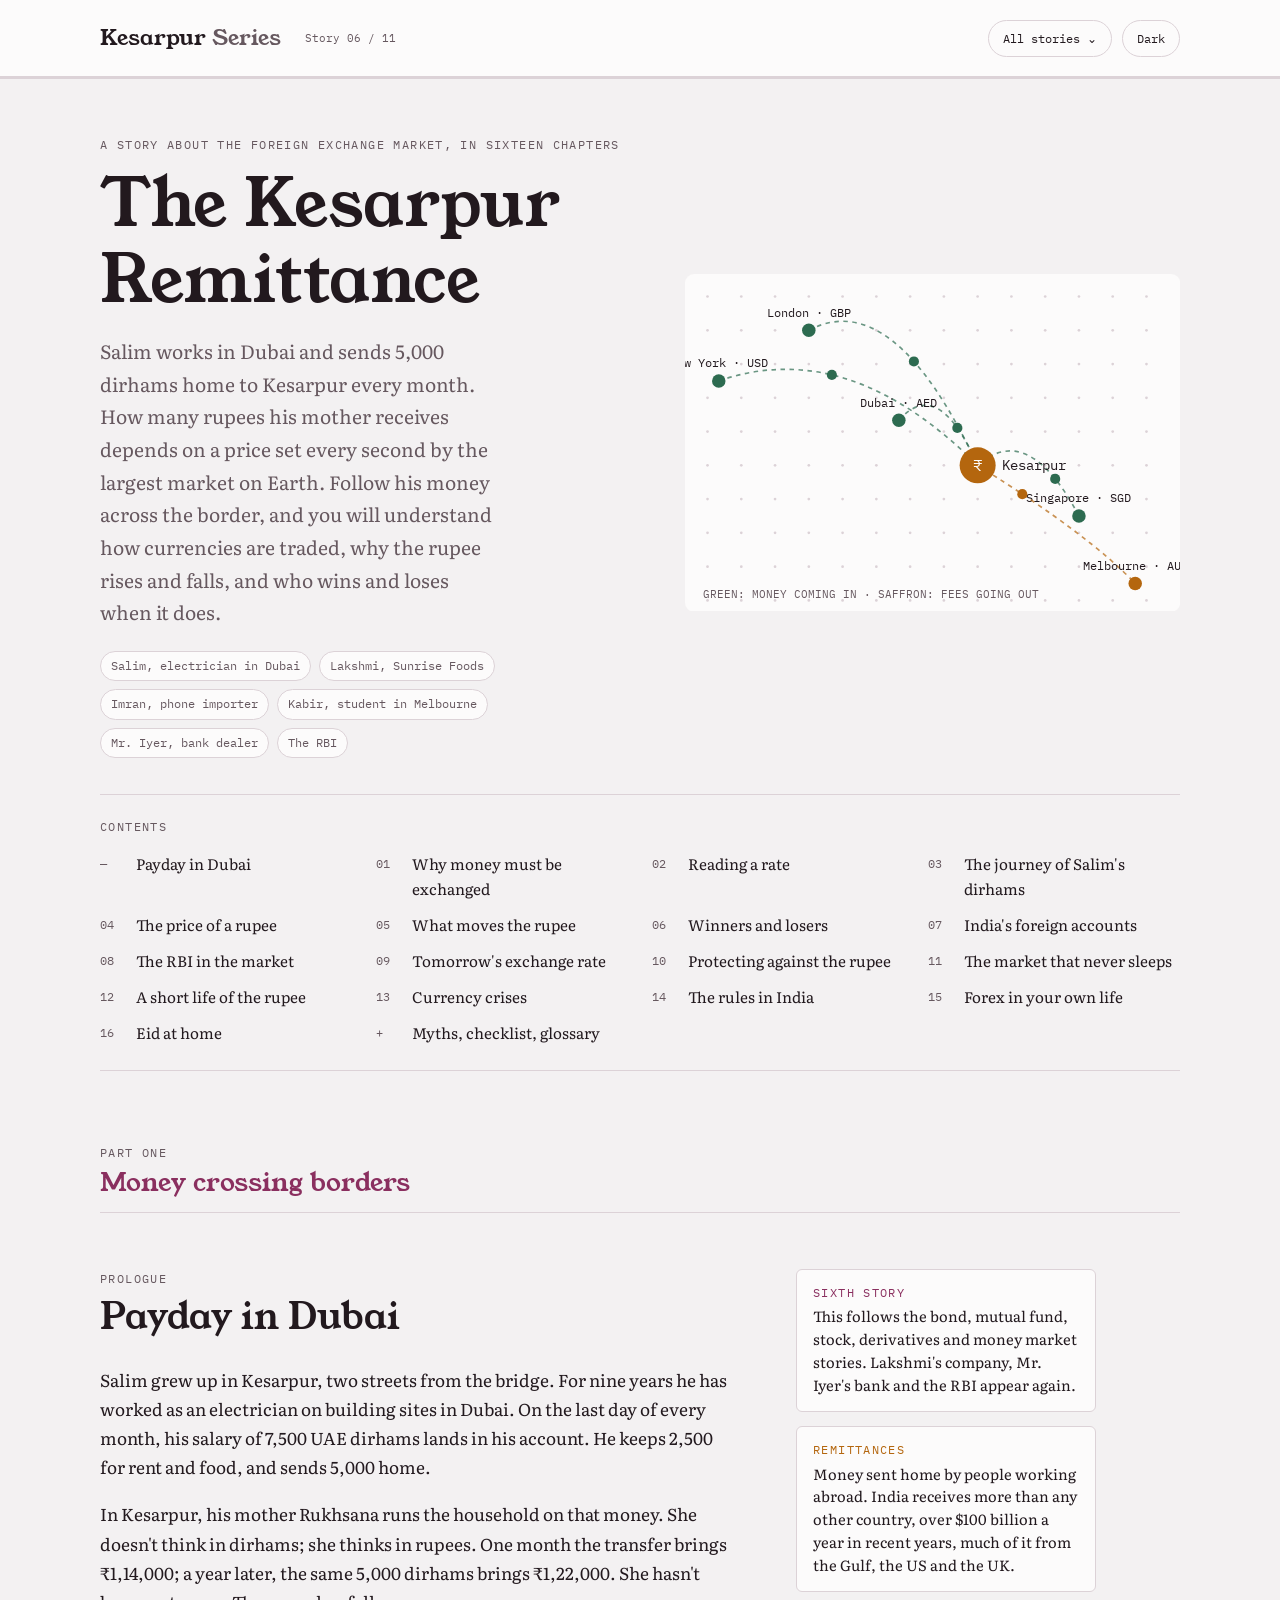
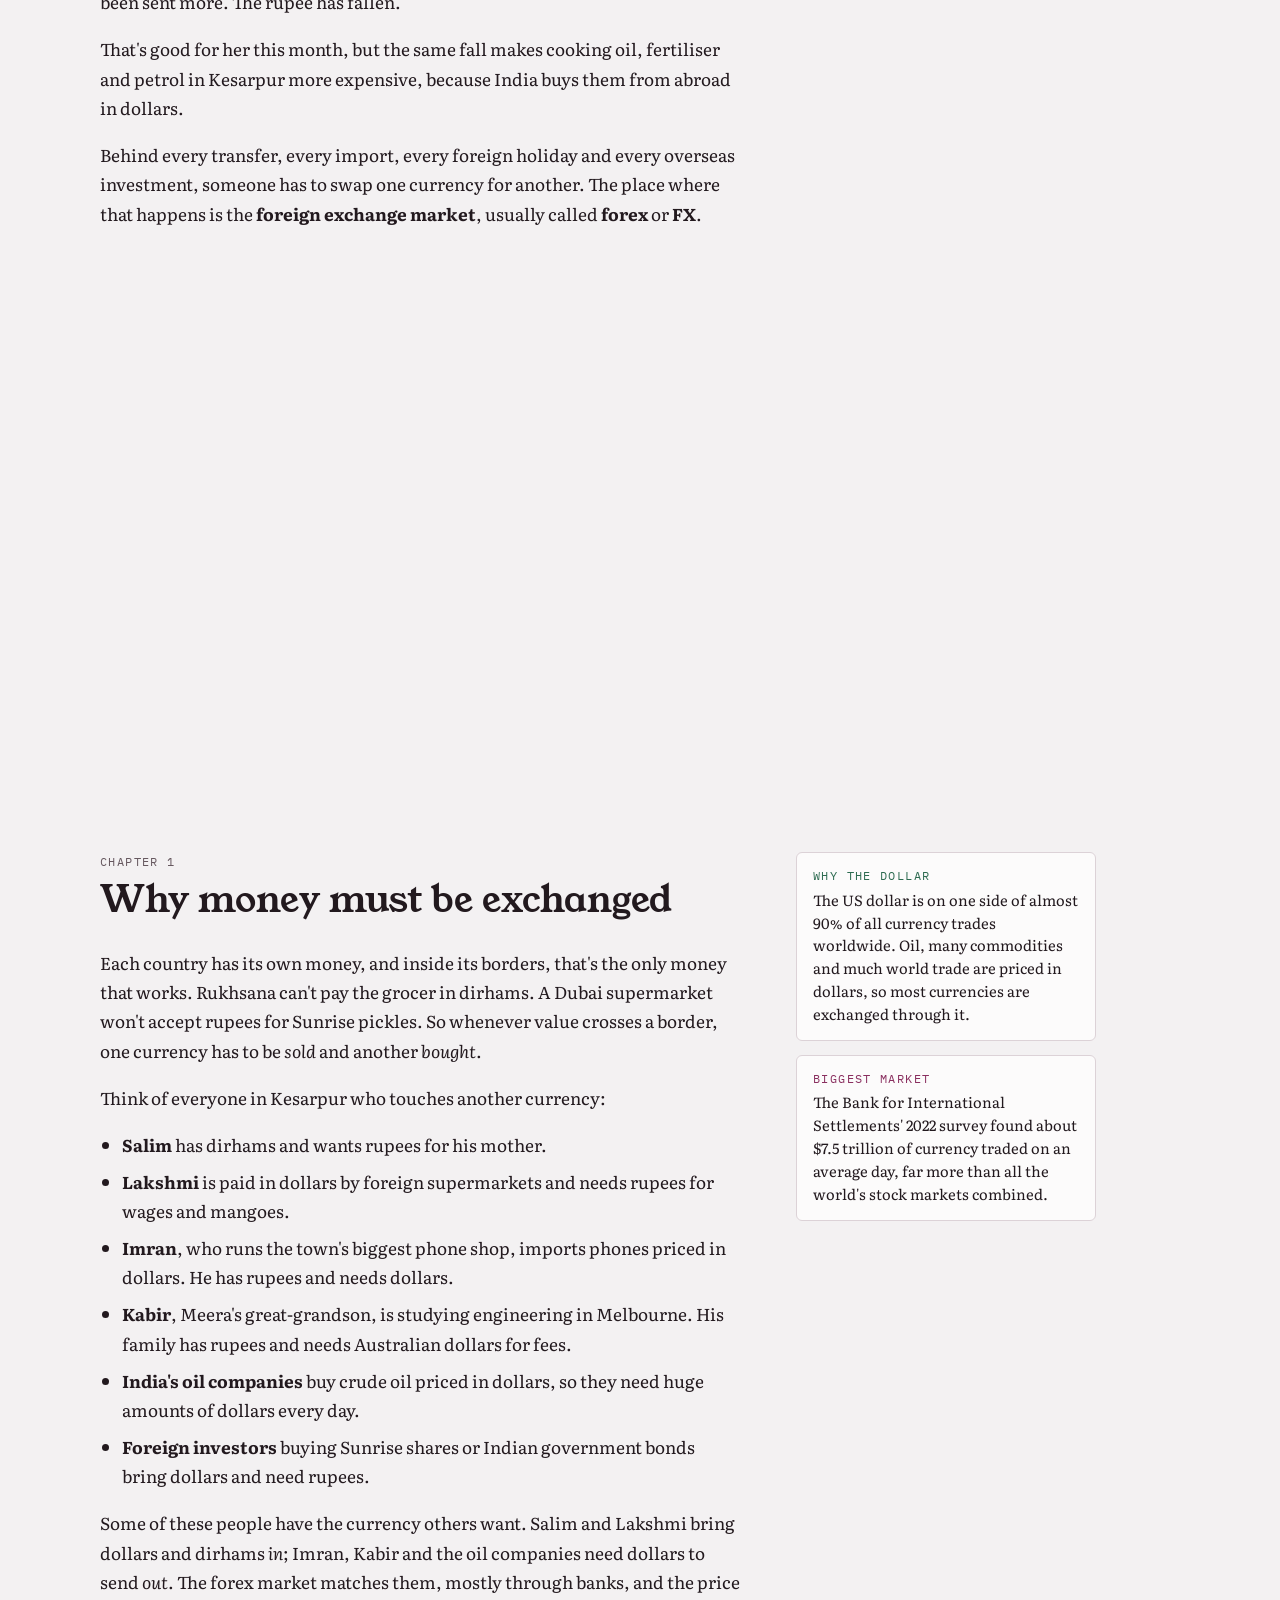
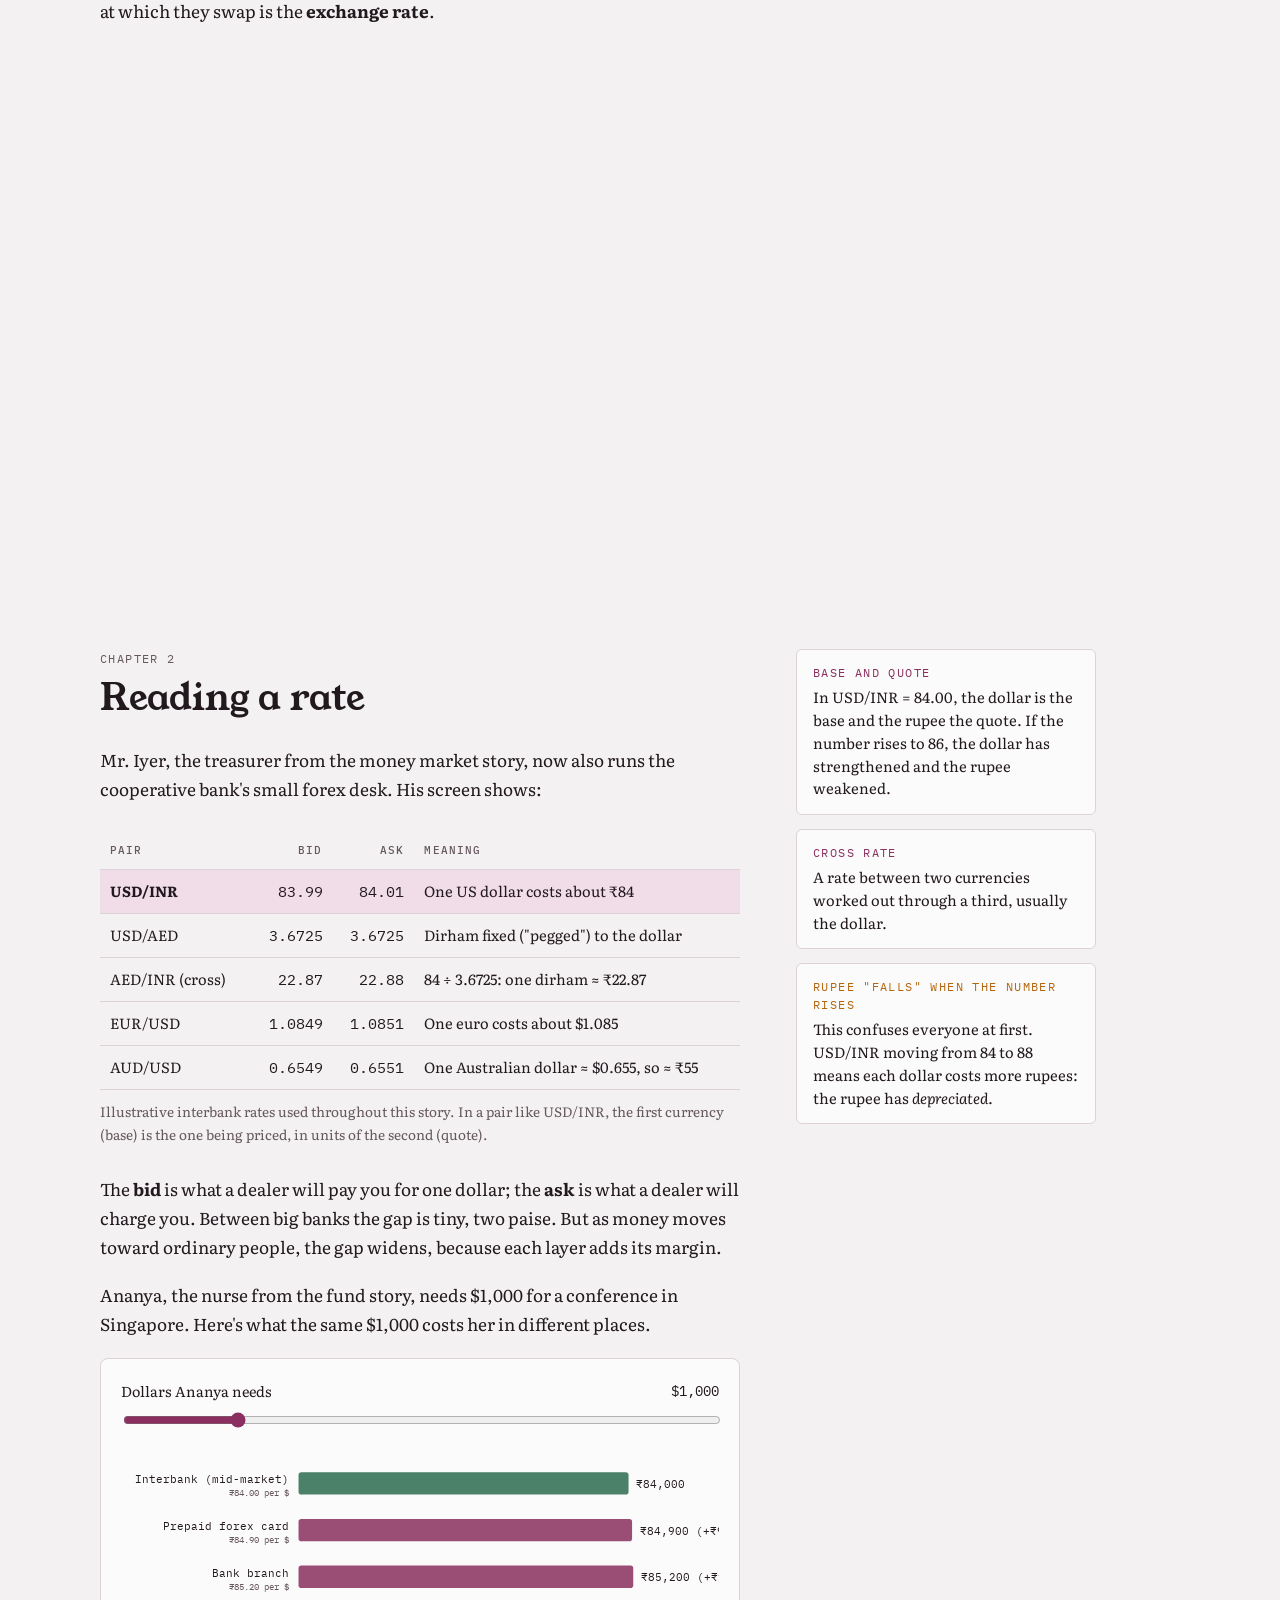
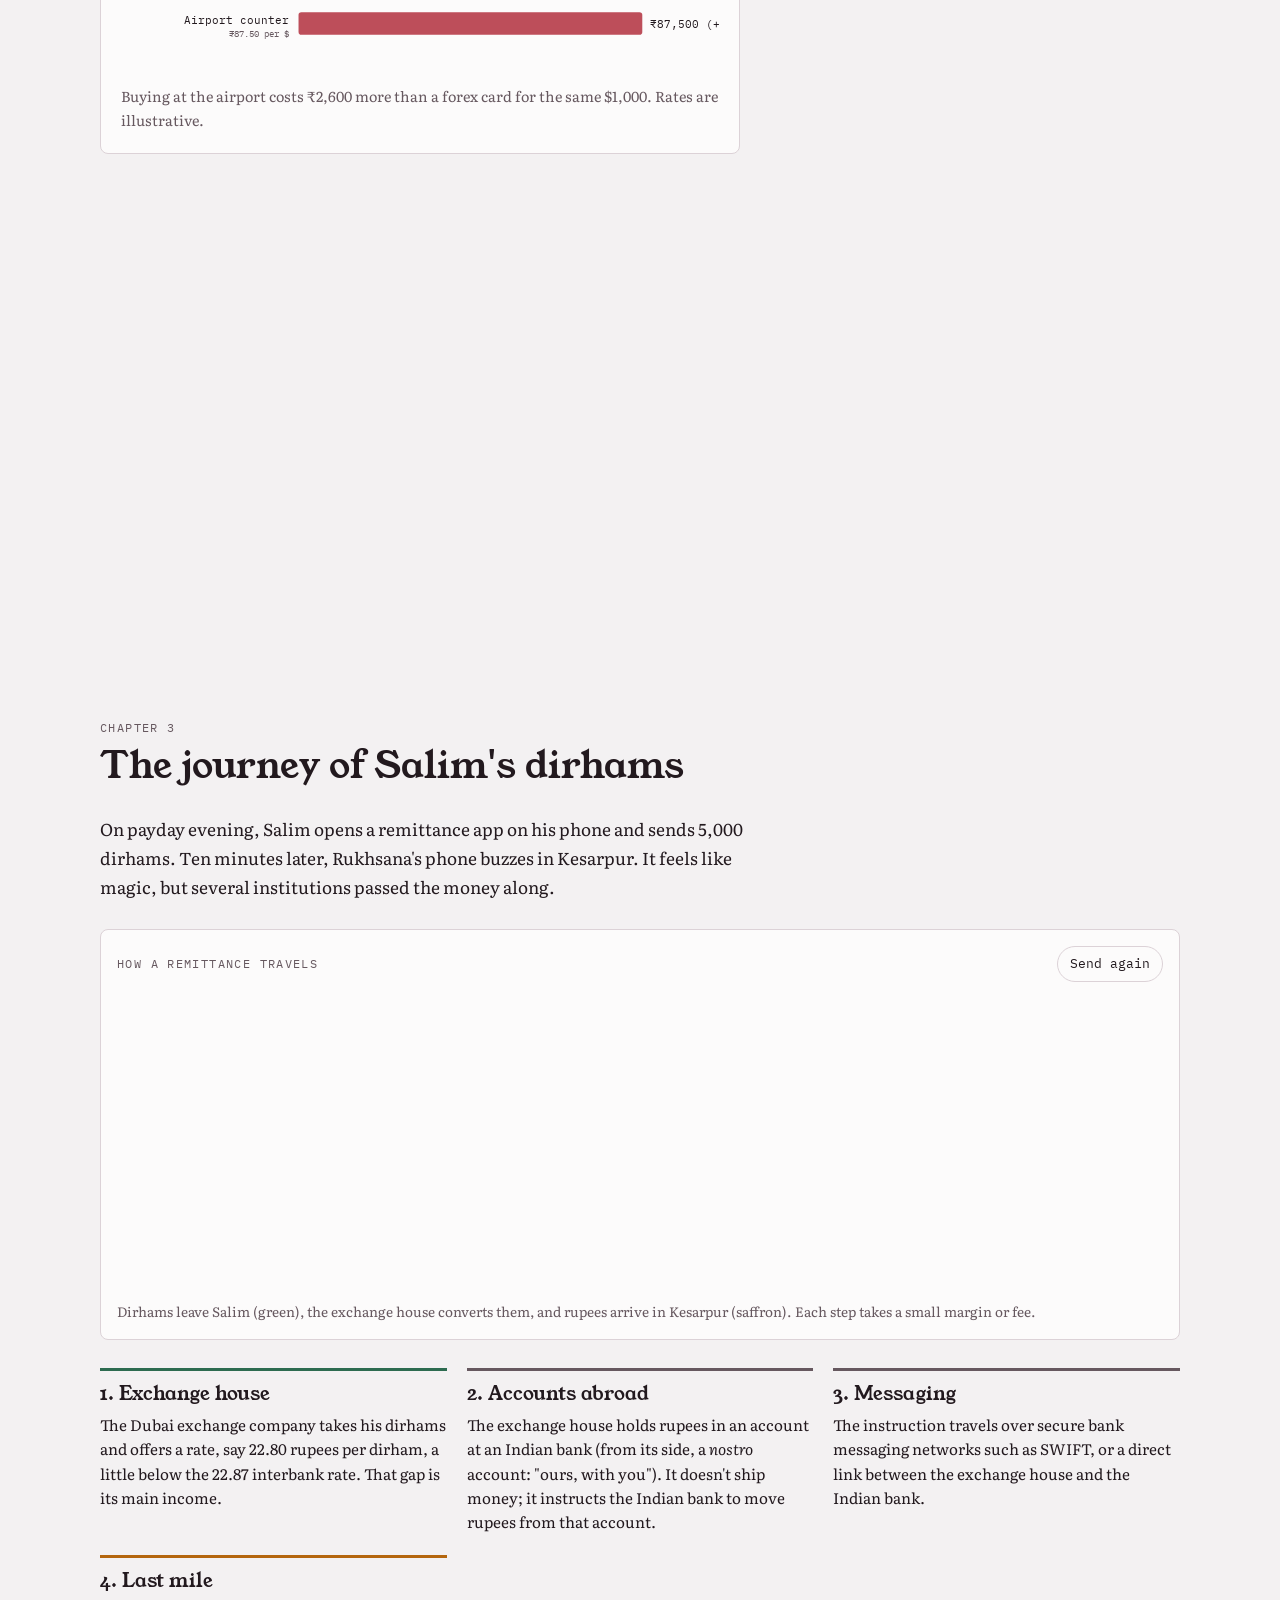
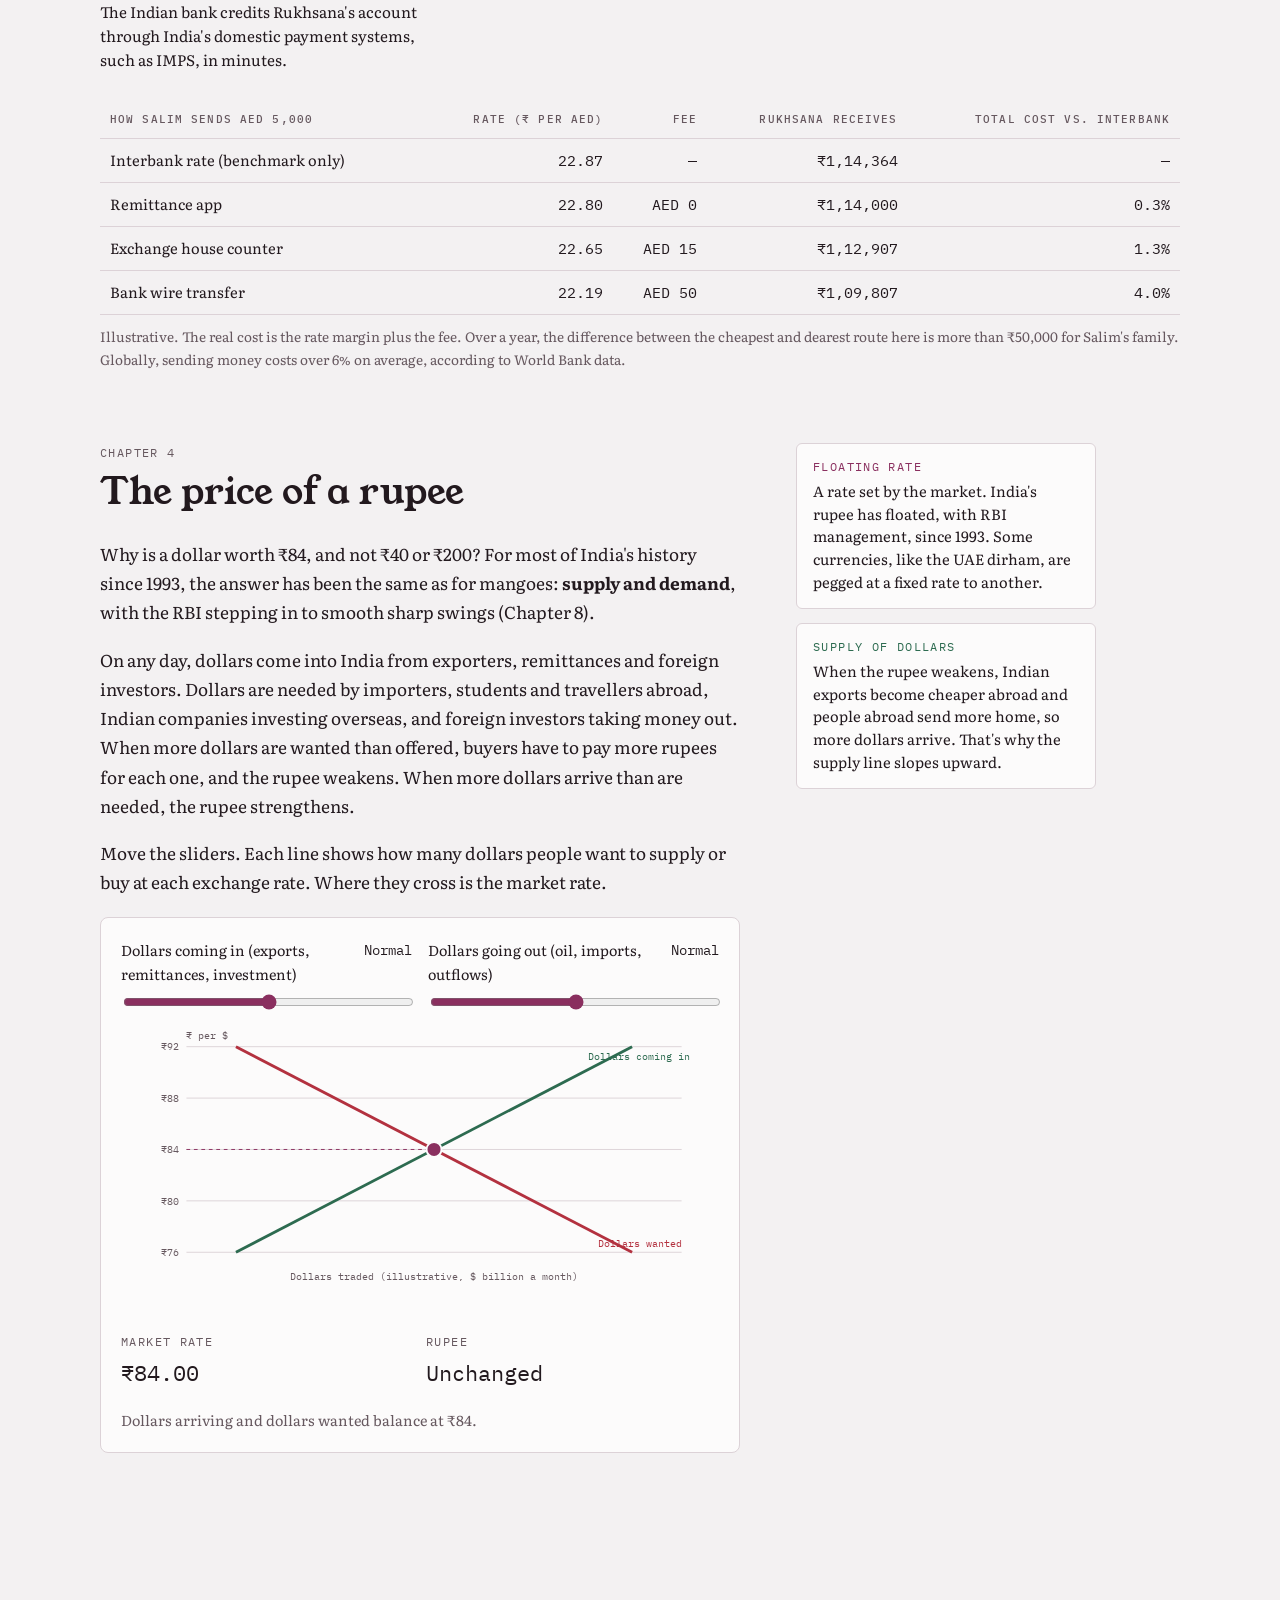
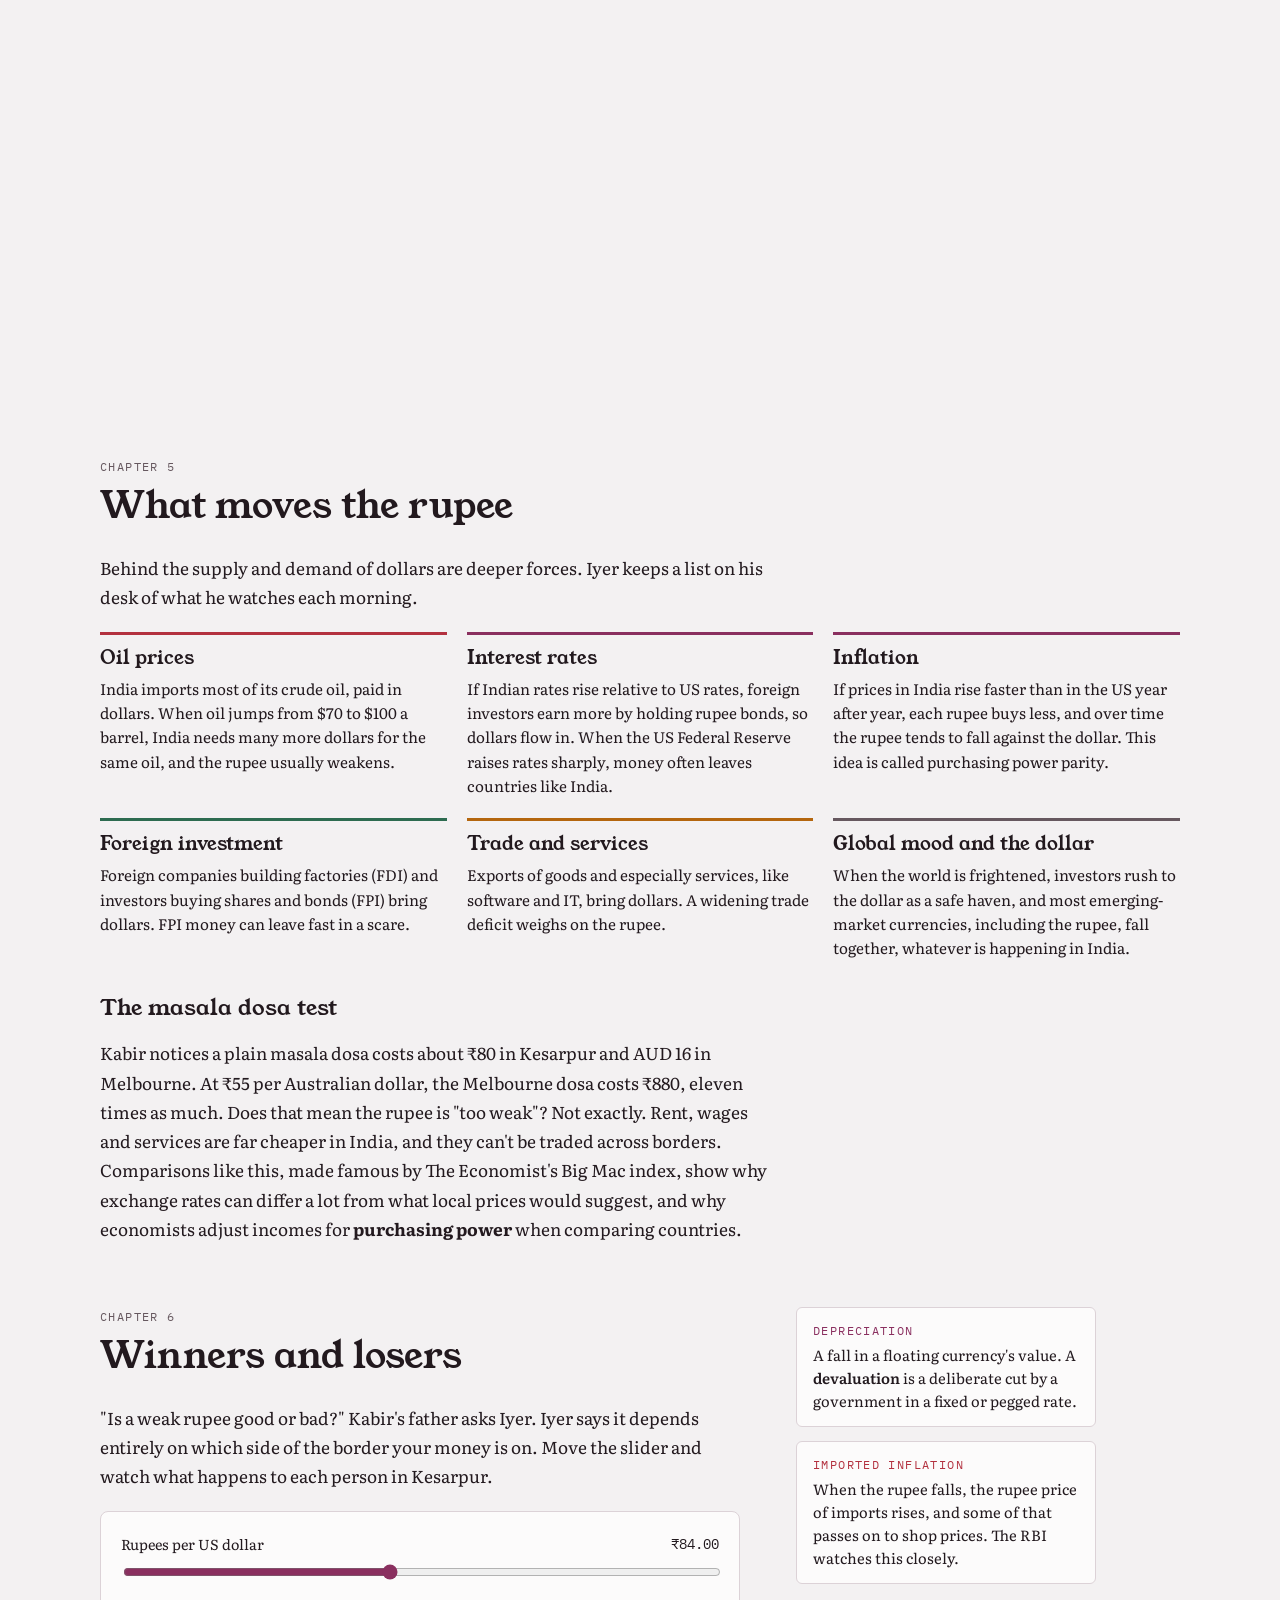
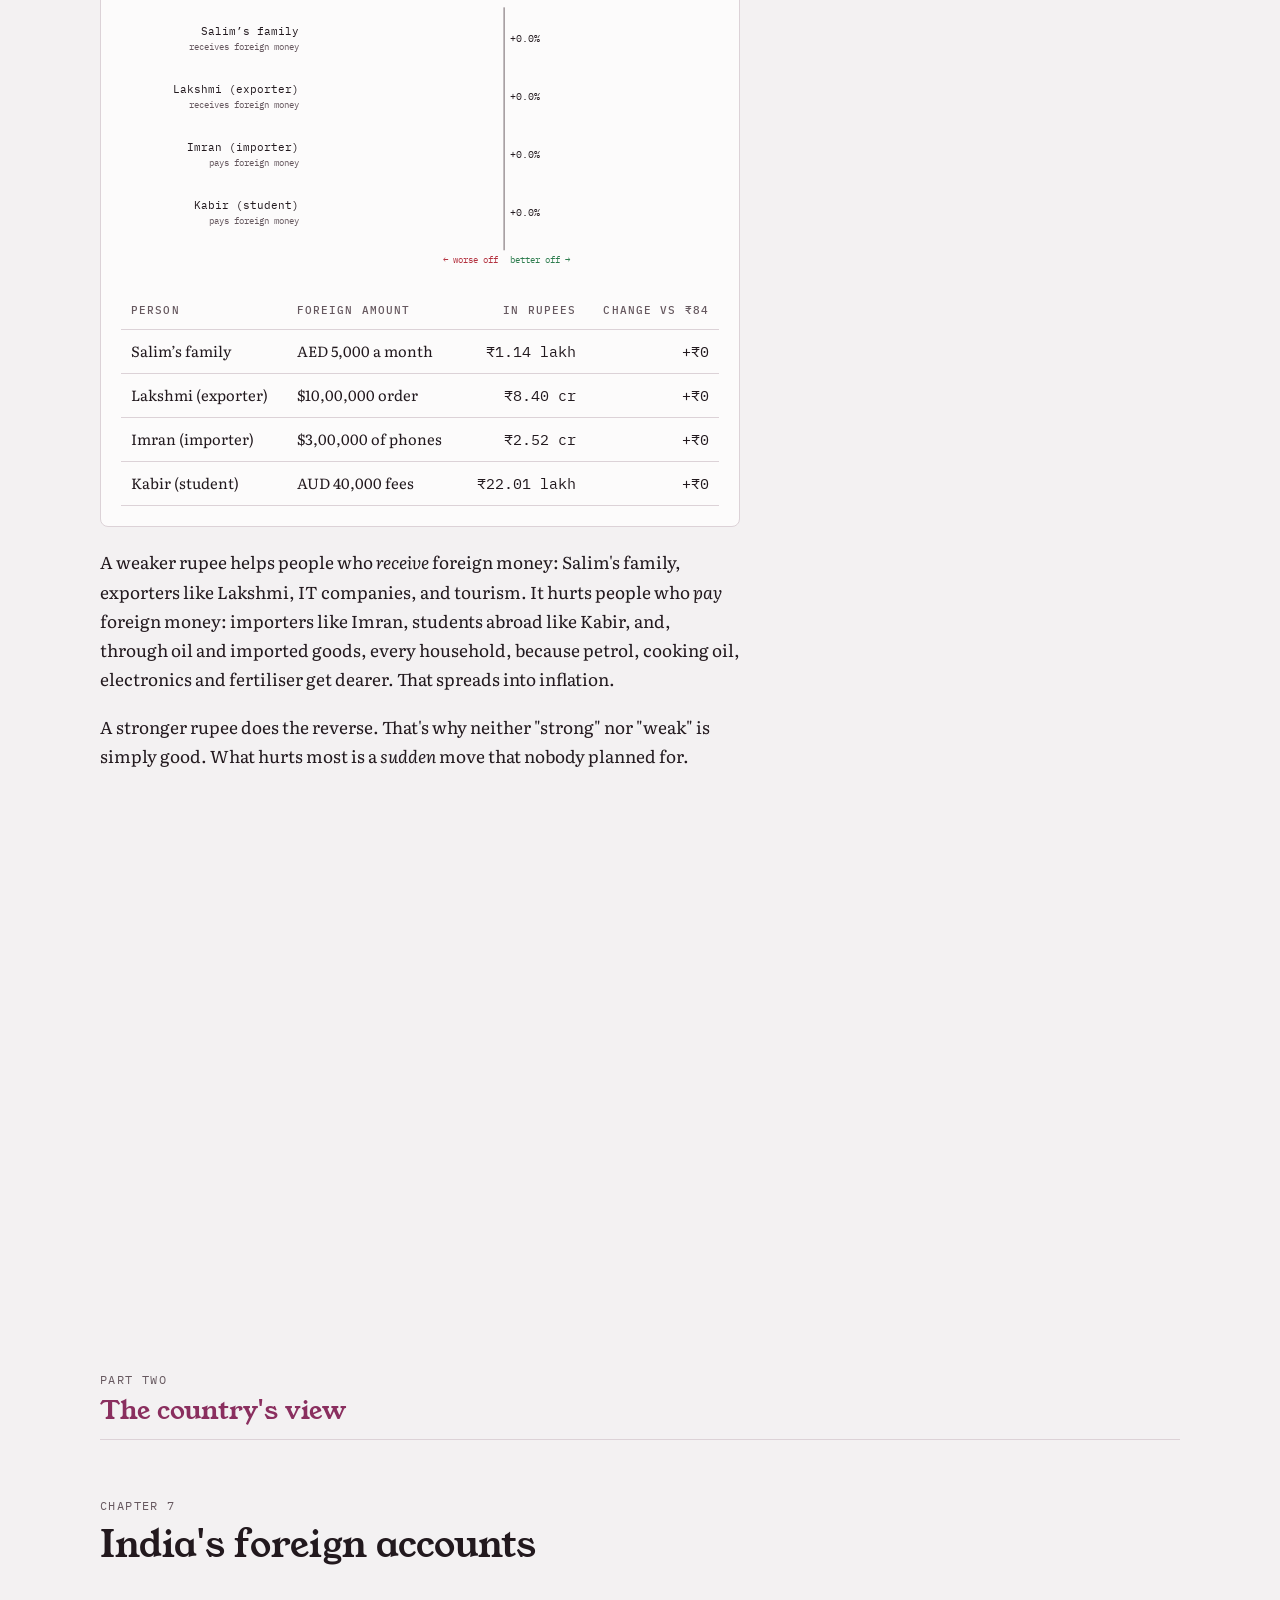
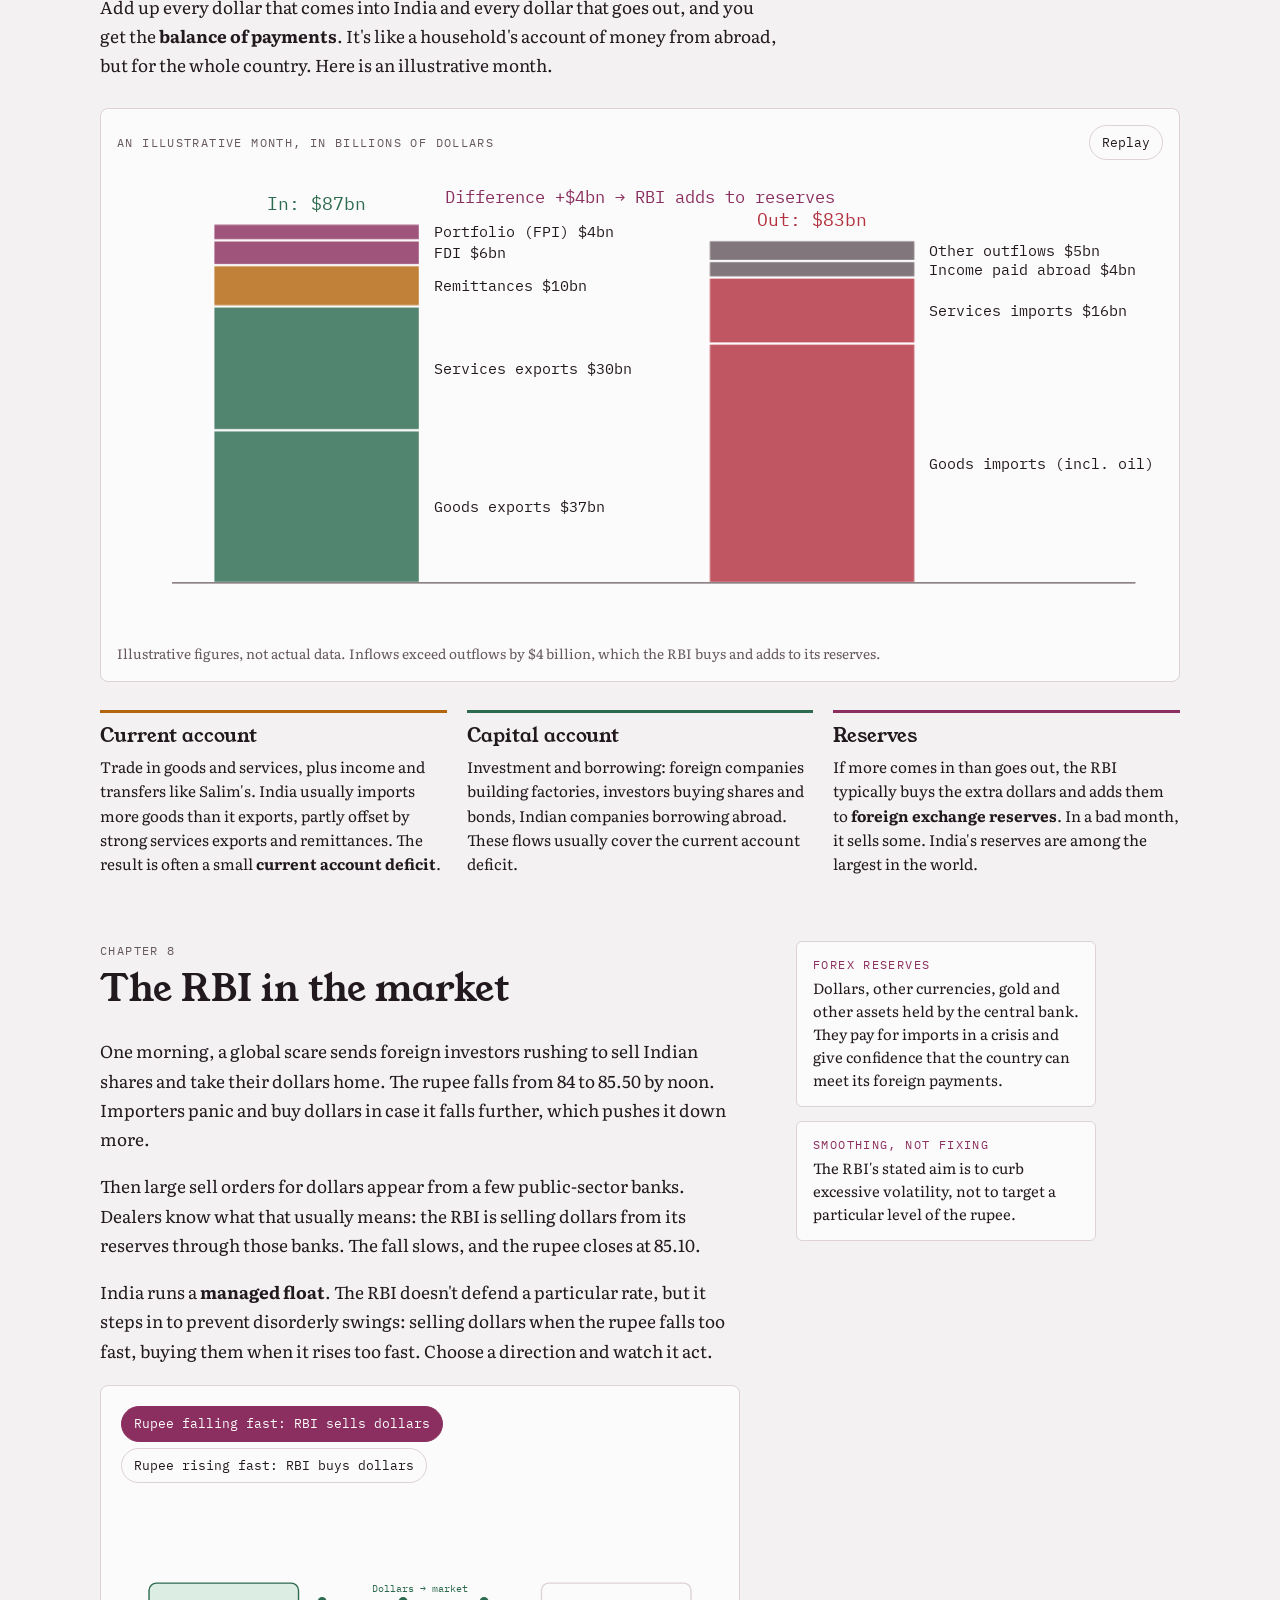
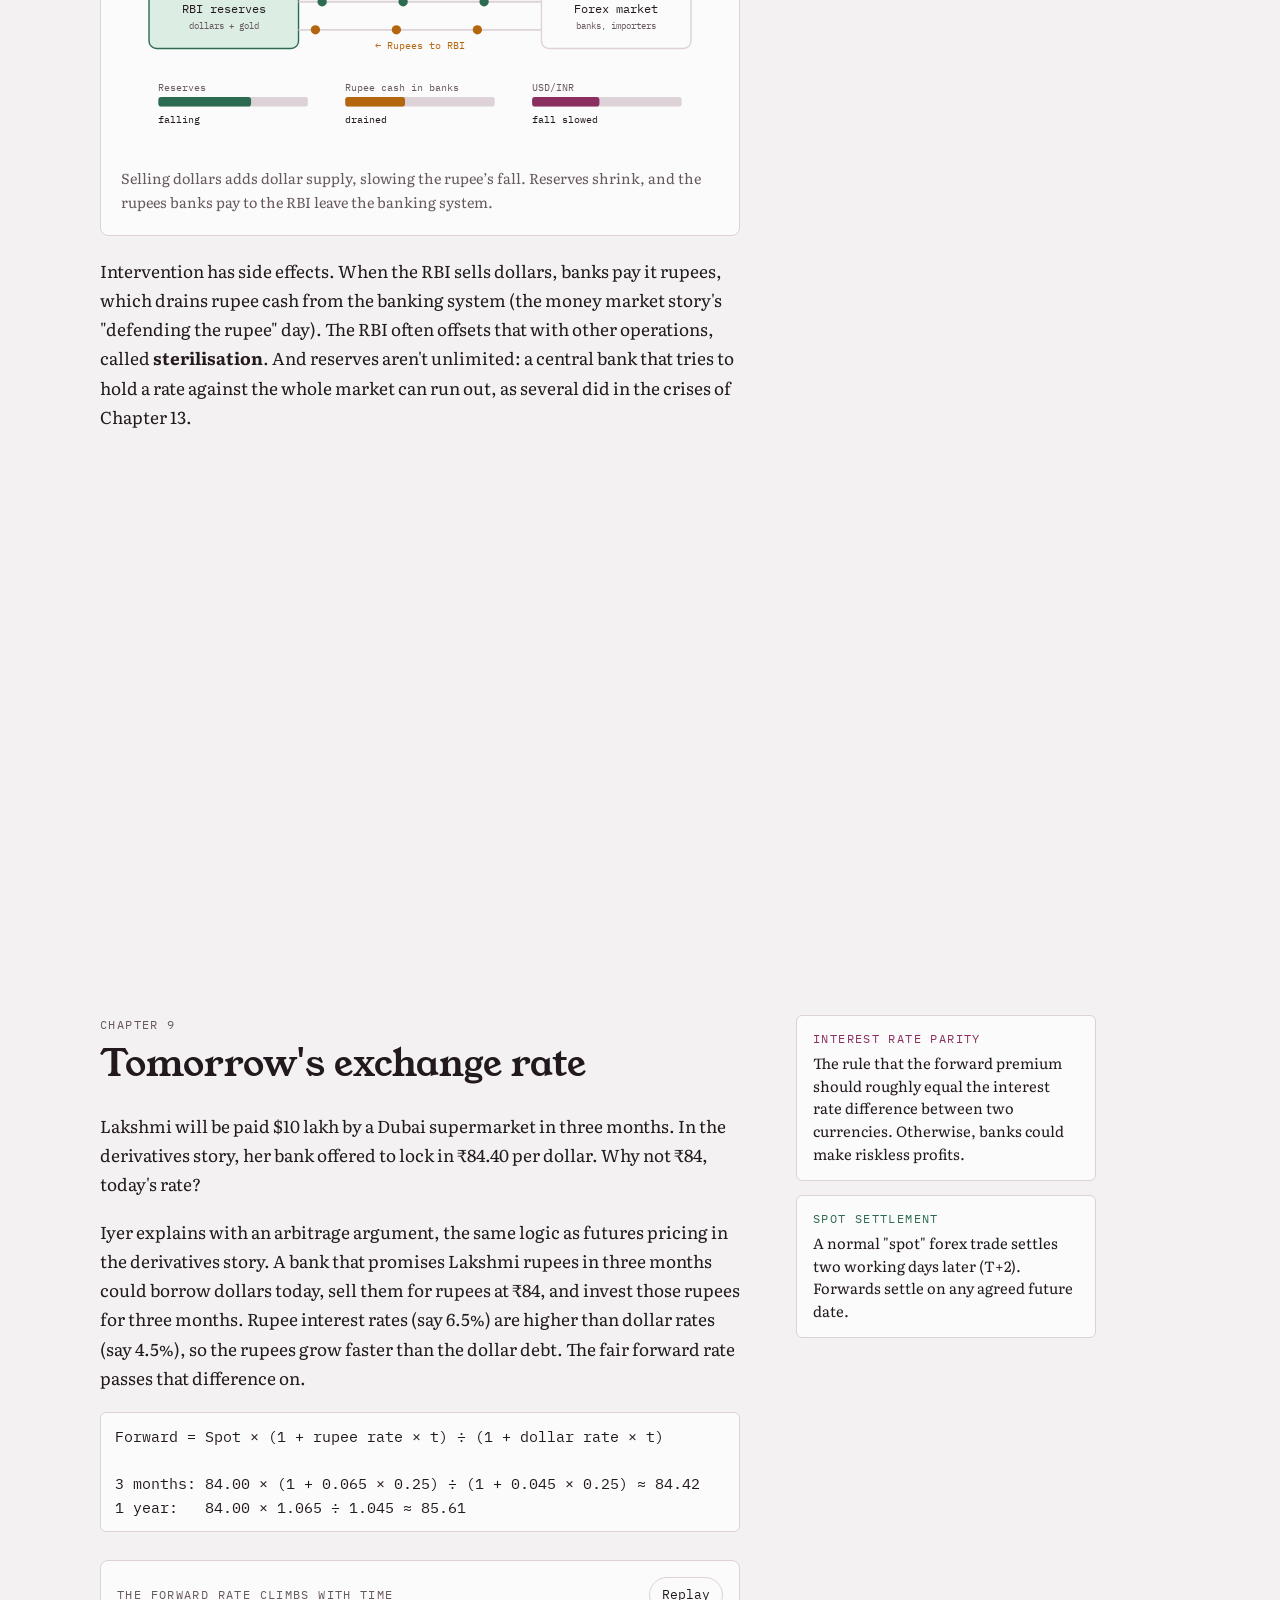
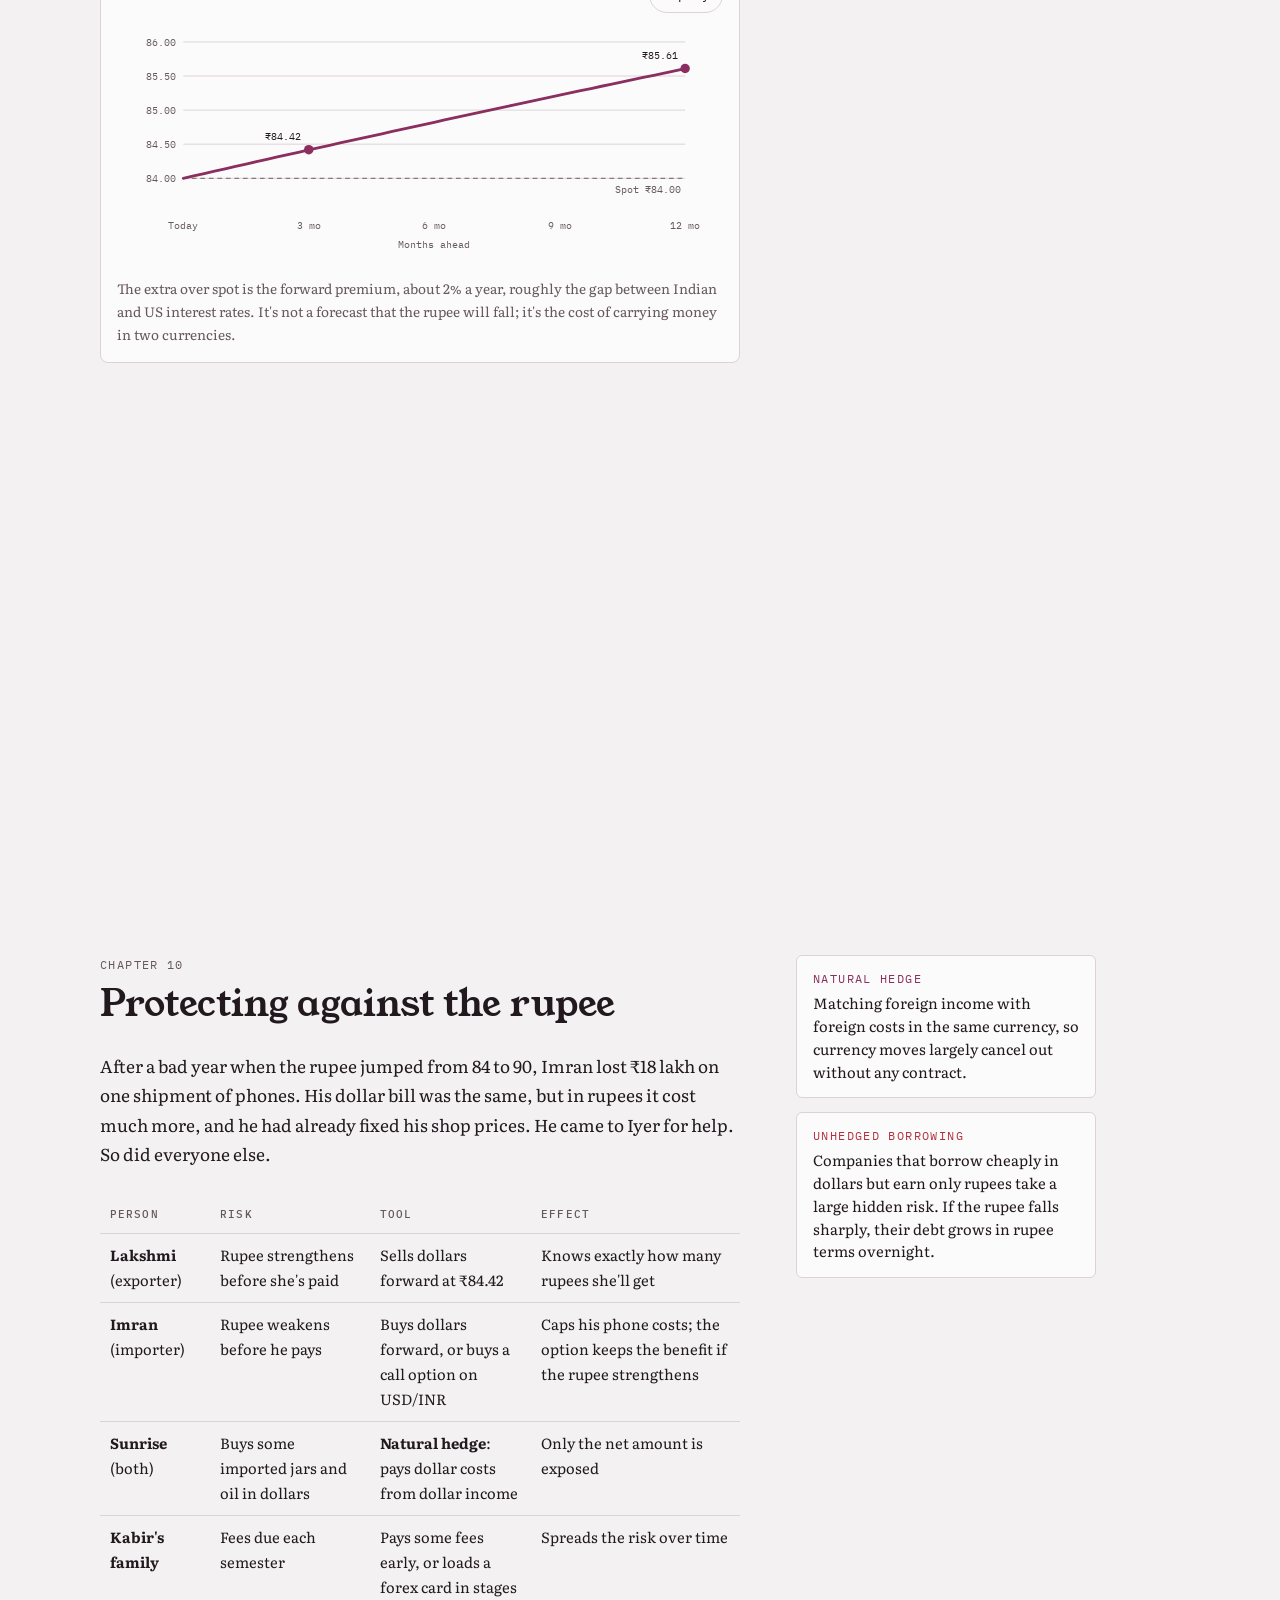
<file: remittance.html>
<!doctype html><html lang="en"><head><meta charset=utf8><meta name=viewport content="width=device-width,initial-scale=1,viewport-fit=cover"><style>:root{color-scheme:light;box-sizing:border-box;padding-top:env(safe-area-inset-top,0px);padding-bottom:env(safe-area-inset-bottom,0px)}html{scroll-padding-top:env(safe-area-inset-top,0px)}body{margin:0;padding:0;font:14px -apple-system,BlinkMacSystemFont,sans-serif;background:#fff;color:#000}img{max-width:100%}[hidden]:not([hidden=until-found i]){display:none!important}</style><title>The Kesarpur Remittance</title><meta name="claude:viewport-fit-sides" content="cover"><link rel="preconnect" href="https://fonts.googleapis.com"><link rel="preconnect" href="https://fonts.gstatic.com" crossorigin><link rel="stylesheet" href="https://fonts.googleapis.com/css2?family=Young+Serif&family=Literata:ital,opsz,wght@0,7..72,400;0,7..72,600;1,7..72,400&family=IBM+Plex+Mono:wght@400;500&display=swap"><link rel="stylesheet" href="series.css"><script>try{const t=localStorage.getItem("kesarpur-theme");if(t)document.documentElement.dataset.theme=t}catch(e){}</script></head><body><a class="ks-skip" href="#ks-content">Skip to content</a><div class="ks-header"><nav class="ks-nav" aria-label="Series navigation"><a class="ks-brand" href="index.html">Kesarpur <em>Series</em></a><span class="ks-position">Story 06 / 11</span><div class="ks-actions"><details class="ks-menu"><summary>All stories <span aria-hidden="true">⌄</span></summary><div class="ks-menu-panel"><a href="index.html">Series overview</a><a href="bridge-bond.html"><span>01</span> The Bridge Bond</a><a href="common-pot.html"><span>02</span> The Common Pot</a><a href="pickle-share.html"><span>03</span> The Pickle Share</a><a href="mango-contract.html"><span>04</span> The Mango Contract</a><a href="overnight-loan.html"><span>05</span> The Overnight Loan</a><a href="remittance.html" aria-current="page"><span>06</span> The Remittance</a><a href="warehouse.html"><span>07</span> The Warehouse</a><a href="flat.html"><span>08</span> The Flat</a><a href="ledger.html"><span>09</span> The Ledger</a><a href="safety-net.html"><span>10</span> The Safety Net</a><a href="cold-chain.html"><span>11</span> The Cold Chain</a></div></details><button id="ks-theme" type="button" aria-label="Switch colour theme">Theme</button></div></nav><div class="ks-reading"><i id="ks-progress"></i></div></div><div id="ks-content" tabindex="-1"></div>





<style>
/* Layout: sixth story in the Kesarpur series. Storybook column with a ledger margin; wide interludes and many animated diagrams. Berry accent; saffron for the rupee, green for the dollar; green/red reserved for gain/loss. */
:root{
  --bg:#F3F1F2; --paper:#FCFBFB; --ink:#22191E; --muted:#66585F; --rule:#DCD2D7;
  --acc:#8A2F5F; --acc-soft:#F1DDE7; --inr:#B4660E; --inr-soft:#F7E6D1; --usd:#2D6B50; --usd-soft:#DCEDE4;
  --up:#2E7D4F; --up-soft:#DDEFE3; --down:#B3313F; --down-soft:#F6DCDF;
  --display:"Young Serif",Georgia,"Times New Roman",serif;
  --body:"Literata",Georgia,"Times New Roman",serif;
  --mono:"IBM Plex Mono",ui-monospace,Menlo,Consolas,monospace;
}
@media (prefers-color-scheme:dark){:root:not([data-theme="light"]){
  --bg:#151013; --paper:#1E171B; --ink:#EEE5EA; --muted:#AC9CA4; --rule:#3A2E34;
  --acc:#E59CC2; --acc-soft:#3A2030; --inr:#F2AA5A; --inr-soft:#3B2914; --usd:#86CFA9; --usd-soft:#1B3127;
  --up:#7CD39E; --up-soft:#1B3325; --down:#F38C97; --down-soft:#3F1E22; color-scheme:dark}}
:root[data-theme="dark"]{
  --bg:#151013; --paper:#1E171B; --ink:#EEE5EA; --muted:#AC9CA4; --rule:#3A2E34;
  --acc:#E59CC2; --acc-soft:#3A2030; --inr:#F2AA5A; --inr-soft:#3B2914; --usd:#86CFA9; --usd-soft:#1B3127;
  --up:#7CD39E; --up-soft:#1B3325; --down:#F38C97; --down-soft:#3F1E22; color-scheme:dark}

*{box-sizing:border-box}
html{scroll-behavior:smooth}
body{background:var(--bg);color:var(--ink);font-family:var(--body);font-size:1.075rem;line-height:1.7;
  padding-left:max(16px,env(safe-area-inset-left,0px));padding-right:max(16px,env(safe-area-inset-right,0px))}
.wrap{max-width:1080px;margin:0 auto;padding-block:48px 96px}
h1,h2,h3{font-family:var(--display);font-weight:400;text-wrap:balance;line-height:1.15;margin:0}
p{margin:0}
ul,ol{margin:0;padding-left:1.25em;display:flex;flex-direction:column;gap:.45em}
.num,.mono{font-family:var(--mono);font-variant-numeric:tabular-nums}
.label{font-family:var(--mono);font-size:.72rem;letter-spacing:.12em;text-transform:uppercase;color:var(--muted)}
a{color:var(--acc)}
:focus-visible{outline:2px solid var(--acc);outline-offset:3px}
h3.sub-h{font-size:1.35rem;margin-top:.7em}
.up{color:var(--up)} .down{color:var(--down)}

.hero{display:grid;grid-template-columns:1.1fr 1fr;gap:40px;align-items:center;padding-bottom:36px}
.hero h1{font-size:clamp(2.4rem,6vw,4.1rem);margin-top:10px}
.hero .lede{margin-top:18px;font-size:1.2rem;color:var(--muted);max-width:36ch}
.hero .cast{margin-top:22px;display:flex;flex-wrap:wrap;gap:8px}
.chip{font-family:var(--mono);font-size:.75rem;padding:4px 10px;border:1px solid var(--rule);border-radius:999px;color:var(--muted);background:var(--paper)}
.hero svg{width:100%;height:auto;display:block}

.toc{border-block:1px solid var(--rule);padding-block:22px;display:flex;flex-direction:column;gap:12px}
.toc ol{list-style:none;padding:0;display:grid;grid-template-columns:repeat(auto-fill,minmax(230px,1fr));gap:6px 24px}
.toc a{text-decoration:none;color:var(--ink);display:flex;gap:10px;font-size:.95rem;padding-block:2px}
.toc a span{font-family:var(--mono);font-size:.75rem;color:var(--muted);min-width:2.2em;padding-top:3px}
.toc a:hover{color:var(--acc)}
.part{padding-top:72px;display:flex;flex-direction:column;gap:6px;border-bottom:1px solid var(--rule);padding-bottom:14px}
.part h2{font-size:clamp(1.3rem,2.6vw,1.6rem);color:var(--acc)}

.chapter{display:grid;grid-template-columns:minmax(0,640px) minmax(0,300px);gap:20px 56px;padding-block:56px 8px;scroll-margin-top:16px}
.chapter > *{grid-column:1}
.chapter > aside{grid-column:2;grid-row:1 / span 30}
.chapter > header{grid-row:1}
.chapter header{display:flex;flex-direction:column;gap:8px;margin-bottom:6px}
.chapter h2{font-size:clamp(1.7rem,3.6vw,2.3rem)}
.chapter.wide{grid-template-columns:minmax(0,1fr)}
.chapter.wide > *{grid-column:1}
.chapter.wide .prose{max-width:68ch}
.prose{display:flex;flex-direction:column;gap:1.05em}
.say{border-left:2px solid var(--rule);padding-left:16px;font-style:italic}
.say b{font-style:normal;font-weight:600;font-family:var(--mono);font-size:.78rem;letter-spacing:.06em;text-transform:uppercase;color:var(--muted);display:block}
.formula{font-family:var(--mono);font-size:.92rem;background:var(--paper);border:1px solid var(--rule);border-radius:6px;padding:12px 14px;overflow-x:auto;white-space:pre;line-height:1.6}

aside{display:flex;flex-direction:column;gap:14px;align-self:start}
.note{background:var(--paper);border:1px solid var(--rule);border-radius:6px;padding:14px 16px;font-size:.92rem;line-height:1.55}
.note .label{display:block;margin-bottom:4px;color:var(--acc)}
.note.inr .label{color:var(--inr)}
.note.usd .label{color:var(--usd)}
.note.risk .label{color:var(--down)}
.note dfn{font-style:normal;font-weight:600}

figure{margin:8px 0;display:flex;flex-direction:column;gap:10px}
figcaption{font-size:.85rem;color:var(--muted)}
.scroll{overflow-x:auto}
svg text{font-family:var(--mono)}
.fig-card{background:var(--paper);border:1px solid var(--rule);border-radius:8px;padding:16px;display:flex;flex-direction:column;gap:10px}
.fig-head{display:flex;justify-content:space-between;align-items:center;gap:10px;flex-wrap:wrap}
.legend{display:flex;flex-wrap:wrap;gap:14px;font-size:.82rem;color:var(--muted)}
.legend i{display:inline-block;width:14px;height:3px;border-radius:2px;margin-right:6px;vertical-align:middle}

table{border-collapse:collapse;width:100%;font-size:.92rem}
th,td{text-align:left;padding:9px 10px;border-bottom:1px solid var(--rule);vertical-align:top}
th{font-family:var(--mono);font-size:.7rem;letter-spacing:.1em;text-transform:uppercase;color:var(--muted);font-weight:500}
td.num,th.num{text-align:right;font-family:var(--mono);font-variant-numeric:tabular-nums}
tr.total td{border-top:2px solid var(--ink);font-weight:600}
tr.hl td{background:var(--acc-soft)}

.panel{background:var(--paper);border:1px solid var(--rule);border-radius:8px;padding:20px;display:flex;flex-direction:column;gap:16px}
.controls{display:grid;grid-template-columns:repeat(auto-fit,minmax(200px,1fr));gap:16px}
.ctrl{display:flex;flex-direction:column;gap:6px}
.ctrl label{display:flex;justify-content:space-between;gap:8px;font-size:.9rem}
.ctrl output{font-family:var(--mono)}
input[type=range]{width:100%;accent-color:var(--acc)}
.readout{display:grid;grid-template-columns:repeat(auto-fit,minmax(150px,1fr));gap:12px}
.readout div{display:flex;flex-direction:column;gap:2px}
.readout .big{font-family:var(--mono);font-size:1.4rem;font-variant-numeric:tabular-nums}
.seg{display:flex;flex-wrap:wrap;gap:6px}
.seg button{font:inherit;font-family:var(--mono);font-size:.8rem;padding:6px 12px;border-radius:999px;border:1px solid var(--rule);background:transparent;color:var(--ink);cursor:pointer}
.seg button[aria-pressed="true"]{background:var(--acc);border-color:var(--acc);color:var(--paper)}

.cols{display:grid;grid-template-columns:repeat(auto-fit,minmax(260px,1fr));gap:20px}
.col{display:flex;flex-direction:column;gap:8px;font-size:.95rem;line-height:1.6;min-width:0;border-top:3px solid var(--acc);padding-top:12px}
.col.i{border-color:var(--inr)} .col.s{border-color:var(--usd)} .col.d{border-color:var(--down)} .col.m{border-color:var(--muted)}
.col h3{font-size:1.2rem}
.risks{display:flex;flex-direction:column}
.risk-row{display:grid;grid-template-columns:170px minmax(0,1fr);gap:16px;padding-block:12px;border-bottom:1px solid var(--rule);font-size:.95rem}
.risk-row strong{font-family:var(--display);font-weight:400;font-size:1.05rem;color:var(--down)}

.myths{display:grid;grid-template-columns:repeat(auto-fit,minmax(280px,1fr));gap:16px}
.myth{background:var(--paper);border:1px solid var(--rule);border-radius:6px;padding:16px;display:flex;flex-direction:column;gap:8px;font-size:.94rem;line-height:1.6}
.myth .m{font-family:var(--display);font-size:1.1rem;color:var(--down)}
.myth .m::before{content:"Myth  ";font-family:var(--mono);font-size:.68rem;letter-spacing:.12em;text-transform:uppercase;color:var(--muted)}
.gloss{display:grid;grid-template-columns:repeat(auto-fit,minmax(300px,1fr));gap:4px 32px;margin:0}
.gloss div{padding-block:10px;border-bottom:1px solid var(--rule);font-size:.93rem;line-height:1.55}
.gloss dt{font-weight:600}
.gloss dd{margin:2px 0 0;color:var(--muted)}
.check{list-style:none;padding:0;display:grid;grid-template-columns:repeat(auto-fit,minmax(300px,1fr));gap:10px 28px}
.check li{display:grid;grid-template-columns:22px minmax(0,1fr);gap:8px;font-size:.95rem}
.check li::before{content:"";width:14px;height:14px;border:1.5px solid var(--acc);border-radius:3px;margin-top:6px}
.recap{padding-block:64px 0;display:flex;flex-direction:column;gap:20px}
.disclaimer{font-size:.82rem;color:var(--muted);margin-top:28px;max-width:70ch}

.draw{stroke-dasharray:1000;stroke-dashoffset:1000;animation:draw 2.2s ease forwards}
@keyframes draw{to{stroke-dashoffset:0}}

@media (max-width:860px){
  .hero{grid-template-columns:1fr}
  .chapter{grid-template-columns:minmax(0,1fr)}
  .chapter > aside{grid-column:1;grid-row:auto}
  .risk-row{grid-template-columns:1fr;gap:2px}
}
@media (prefers-reduced-motion:reduce){*{transition:none!important;animation:none!important}html{scroll-behavior:auto}.draw{stroke-dashoffset:0!important}}
</style>

<div class="wrap">

<section class="hero">
  <div>
    <span class="label">A story about the foreign exchange market, in sixteen chapters</span>
    <h1>The Kesarpur Remittance</h1>
    <p class="lede">Salim works in Dubai and sends 5,000 dirhams home to Kesarpur every month. How many rupees his mother receives depends on a price set every second by the largest market on Earth. Follow his money across the border, and you will understand how currencies are traded, why the rupee rises and falls, and who wins and loses when it does.</p>
    <div class="cast">
      <span class="chip">Salim, electrician in Dubai</span>
      <span class="chip">Lakshmi, Sunrise Foods</span>
      <span class="chip">Imran, phone importer</span>
      <span class="chip">Kabir, student in Melbourne</span>
      <span class="chip">Mr. Iyer, bank dealer</span>
      <span class="chip">The RBI</span>
    </div>
  </div>
  <figure style="margin:0">
    <svg viewBox="0 0 440 300" role="img" aria-label="Animated map-like diagram: money flowing into Kesarpur, India, from Dubai, London, Singapore, New York and Melbourne, and payments flowing out"><g id="hero-map"></g></svg>
  </figure>
</section>

<nav class="toc" aria-label="Contents">
  <span class="label">Contents</span>
  <ol>
    <li><a href="#prologue"><span>—</span>Payday in Dubai</a></li>
    <li><a href="#why"><span>01</span>Why money must be exchanged</a></li>
    <li><a href="#quote"><span>02</span>Reading a rate</a></li>
    <li><a href="#journey"><span>03</span>The journey of Salim's dirhams</a></li>
    <li><a href="#price"><span>04</span>The price of a rupee</a></li>
    <li><a href="#drivers"><span>05</span>What moves the rupee</a></li>
    <li><a href="#winners"><span>06</span>Winners and losers</a></li>
    <li><a href="#bop"><span>07</span>India's foreign accounts</a></li>
    <li><a href="#rbi"><span>08</span>The RBI in the market</a></li>
    <li><a href="#forward"><span>09</span>Tomorrow's exchange rate</a></li>
    <li><a href="#hedge"><span>10</span>Protecting against the rupee</a></li>
    <li><a href="#market"><span>11</span>The market that never sleeps</a></li>
    <li><a href="#history"><span>12</span>A short life of the rupee</a></li>
    <li><a href="#crises"><span>13</span>Currency crises</a></li>
    <li><a href="#rules"><span>14</span>The rules in India</a></li>
    <li><a href="#you"><span>15</span>Forex in your own life</a></li>
    <li><a href="#epilogue"><span>16</span>Eid at home</a></li>
    <li><a href="#myths"><span>+</span>Myths, checklist, glossary</a></li>
  </ol>
</nav>

<div class="part"><span class="label">Part one</span><h2>Money crossing borders</h2></div>

<section class="chapter" id="prologue">
  <header><span class="label">Prologue</span><h2>Payday in Dubai</h2></header>
  <div class="prose">
    <p>Salim grew up in Kesarpur, two streets from the bridge. For nine years he has worked as an electrician on building sites in Dubai. On the last day of every month, his salary of 7,500 UAE dirhams lands in his account. He keeps 2,500 for rent and food, and sends 5,000 home.</p>
    <p>In Kesarpur, his mother Rukhsana runs the household on that money. She doesn't think in dirhams; she thinks in rupees. One month the transfer brings ₹1,14,000; a year later, the same 5,000 dirhams brings ₹1,22,000. She hasn't been sent more. The rupee has fallen.</p>
    <p>That's good for her this month, but the same fall makes cooking oil, fertiliser and petrol in Kesarpur more expensive, because India buys them from abroad in dollars.</p>
    <p>Behind every transfer, every import, every foreign holiday and every overseas investment, someone has to swap one currency for another. The place where that happens is the <strong>foreign exchange market</strong>, usually called <strong>forex</strong> or <strong>FX</strong>.</p>
  </div>
  <aside>
    <div class="note"><span class="label">Sixth story</span>This follows the bond, mutual fund, stock, derivatives and money market stories. Lakshmi's company, Mr. Iyer's bank and the RBI appear again.</div>
    <div class="note inr"><span class="label">Remittances</span>Money sent home by people working abroad. India receives more than any other country, over $100 billion a year in recent years, much of it from the Gulf, the US and the UK.</div>
  </aside>
</section>

<section class="chapter" id="why">
  <header><span class="label">Chapter 1</span><h2>Why money must be exchanged</h2></header>
  <div class="prose">
    <p>Each country has its own money, and inside its borders, that's the only money that works. Rukhsana can't pay the grocer in dirhams. A Dubai supermarket won't accept rupees for Sunrise pickles. So whenever value crosses a border, one currency has to be <em>sold</em> and another <em>bought</em>.</p>
    <p>Think of everyone in Kesarpur who touches another currency:</p>
    <ul>
      <li><strong>Salim</strong> has dirhams and wants rupees for his mother.</li>
      <li><strong>Lakshmi</strong> is paid in dollars by foreign supermarkets and needs rupees for wages and mangoes.</li>
      <li><strong>Imran</strong>, who runs the town's biggest phone shop, imports phones priced in dollars. He has rupees and needs dollars.</li>
      <li><strong>Kabir</strong>, Meera's great-grandson, is studying engineering in Melbourne. His family has rupees and needs Australian dollars for fees.</li>
      <li><strong>India's oil companies</strong> buy crude oil priced in dollars, so they need huge amounts of dollars every day.</li>
      <li><strong>Foreign investors</strong> buying Sunrise shares or Indian government bonds bring dollars and need rupees.</li>
    </ul>
    <p>Some of these people have the currency others want. Salim and Lakshmi bring dollars and dirhams <em>in</em>; Imran, Kabir and the oil companies need dollars to send <em>out</em>. The forex market matches them, mostly through banks, and the price at which they swap is the <strong>exchange rate</strong>.</p>
  </div>
  <aside>
    <div class="note usd"><span class="label">Why the dollar</span>The US dollar is on one side of almost 90% of all currency trades worldwide. Oil, many commodities and much world trade are priced in dollars, so most currencies are exchanged through it.</div>
    <div class="note"><span class="label">Biggest market</span>The Bank for International Settlements' 2022 survey found about $7.5 trillion of currency traded on an average day, far more than all the world's stock markets combined.</div>
  </aside>
</section>

<section class="chapter" id="quote">
  <header><span class="label">Chapter 2</span><h2>Reading a rate</h2></header>
  <div class="prose">
    <p>Mr. Iyer, the treasurer from the money market story, now also runs the cooperative bank's small forex desk. His screen shows:</p>
  </div>
  <figure>
    <div class="scroll">
      <table>
        <thead><tr><th>Pair</th><th class="num">Bid</th><th class="num">Ask</th><th>Meaning</th></tr></thead>
        <tbody>
          <tr class="hl"><td><strong>USD/INR</strong></td><td class="num">83.99</td><td class="num">84.01</td><td>One US dollar costs about ₹84</td></tr>
          <tr><td>USD/AED</td><td class="num">3.6725</td><td class="num">3.6725</td><td>Dirham fixed ("pegged") to the dollar</td></tr>
          <tr><td>AED/INR (cross)</td><td class="num">22.87</td><td class="num">22.88</td><td>84 ÷ 3.6725: one dirham ≈ ₹22.87</td></tr>
          <tr><td>EUR/USD</td><td class="num">1.0849</td><td class="num">1.0851</td><td>One euro costs about $1.085</td></tr>
          <tr><td>AUD/USD</td><td class="num">0.6549</td><td class="num">0.6551</td><td>One Australian dollar ≈ $0.655, so ≈ ₹55</td></tr>
        </tbody>
      </table>
    </div>
    <figcaption>Illustrative interbank rates used throughout this story. In a pair like USD/INR, the first currency (base) is the one being priced, in units of the second (quote).</figcaption>
  </figure>
  <div class="prose">
    <p>The <strong>bid</strong> is what a dealer will pay you for one dollar; the <strong>ask</strong> is what a dealer will charge you. Between big banks the gap is tiny, two paise. But as money moves toward ordinary people, the gap widens, because each layer adds its margin.</p>
    <p>Ananya, the nurse from the fund story, needs $1,000 for a conference in Singapore. Here's what the same $1,000 costs her in different places.</p>
  </div>
  <div class="panel">
    <div class="ctrl"><label for="amt">Dollars Ananya needs <output id="amt-out">$1,000</output></label><input id="amt" type="range" min="100" max="5000" step="100" value="1000"></div>
    <div class="scroll"><svg viewBox="0 0 640 230" width="100%" style="min-width:480px" role="img" aria-label="Bar chart of the rupee cost of buying dollars at different places"><g id="spread-chart"></g></svg></div>
    <p style="font-size:.9rem;color:var(--muted)" id="spread-note"></p>
  </div>
  <aside>
    <div class="note"><span class="label">Base and quote</span>In USD/INR = 84.00, the dollar is the base and the rupee the quote. If the number rises to 86, the dollar has strengthened and the rupee weakened.</div>
    <div class="note"><span class="label">Cross rate</span>A rate between two currencies worked out through a third, usually the dollar.</div>
    <div class="note inr"><span class="label">Rupee "falls" when the number rises</span>This confuses everyone at first. USD/INR moving from 84 to 88 means each dollar costs more rupees: the rupee has <em>depreciated</em>.</div>
  </aside>
</section>

<section class="chapter wide" id="journey">
  <header><span class="label">Chapter 3</span><h2>The journey of Salim's dirhams</h2></header>
  <div class="prose">
    <p>On payday evening, Salim opens a remittance app on his phone and sends 5,000 dirhams. Ten minutes later, Rukhsana's phone buzzes in Kesarpur. It feels like magic, but several institutions passed the money along.</p>
  </div>
  <figure class="fig-card">
    <div class="fig-head"><span class="label">How a remittance travels</span><div class="seg"><button type="button" id="journey-replay">Send again</button></div></div>
    <div class="scroll"><svg viewBox="0 0 900 250" width="100%" style="min-width:760px" role="img" aria-label="Animated flow: Salim's dirhams go to a Dubai exchange house, which converts them; the payment passes through a correspondent bank network to an Indian bank, which credits his mother's account in rupees"><g id="journey"></g></svg></div>
    <figcaption>Dirhams leave Salim (green), the exchange house converts them, and rupees arrive in Kesarpur (saffron). Each step takes a small margin or fee.</figcaption>
  </figure>
  <div class="cols">
    <div class="col s"><h3>1. Exchange house</h3><p>The Dubai exchange company takes his dirhams and offers a rate, say 22.80 rupees per dirham, a little below the 22.87 interbank rate. That gap is its main income.</p></div>
    <div class="col m"><h3>2. Accounts abroad</h3><p>The exchange house holds rupees in an account at an Indian bank (from its side, a <em>nostro</em> account: "ours, with you"). It doesn't ship money; it instructs the Indian bank to move rupees from that account.</p></div>
    <div class="col m"><h3>3. Messaging</h3><p>The instruction travels over secure bank messaging networks such as SWIFT, or a direct link between the exchange house and the Indian bank.</p></div>
    <div class="col i"><h3>4. Last mile</h3><p>The Indian bank credits Rukhsana's account through India's domestic payment systems, such as IMPS, in minutes.</p></div>
  </div>
  <figure>
    <div class="scroll">
      <table>
        <thead><tr><th>How Salim sends AED 5,000</th><th class="num">Rate (₹ per AED)</th><th class="num">Fee</th><th class="num">Rukhsana receives</th><th class="num">Total cost vs. interbank</th></tr></thead>
        <tbody>
          <tr><td>Interbank rate (benchmark only)</td><td class="num">22.87</td><td class="num">—</td><td class="num">₹1,14,364</td><td class="num">—</td></tr>
          <tr><td>Remittance app</td><td class="num">22.80</td><td class="num">AED 0</td><td class="num">₹1,14,000</td><td class="num">0.3%</td></tr>
          <tr><td>Exchange house counter</td><td class="num">22.65</td><td class="num">AED 15</td><td class="num">₹1,12,907</td><td class="num">1.3%</td></tr>
          <tr><td>Bank wire transfer</td><td class="num">22.19</td><td class="num">AED 50</td><td class="num">₹1,09,807</td><td class="num">4.0%</td></tr>
        </tbody>
      </table>
    </div>
    <figcaption>Illustrative. The real cost is the rate margin plus the fee. Over a year, the difference between the cheapest and dearest route here is more than ₹50,000 for Salim's family. Globally, sending money costs over 6% on average, according to World Bank data.</figcaption>
  </figure>
</section>

<section class="chapter" id="price">
  <header><span class="label">Chapter 4</span><h2>The price of a rupee</h2></header>
  <div class="prose">
    <p>Why is a dollar worth ₹84, and not ₹40 or ₹200? For most of India's history since 1993, the answer has been the same as for mangoes: <strong>supply and demand</strong>, with the RBI stepping in to smooth sharp swings (Chapter 8).</p>
    <p>On any day, dollars come into India from exporters, remittances and foreign investors. Dollars are needed by importers, students and travellers abroad, Indian companies investing overseas, and foreign investors taking money out. When more dollars are wanted than offered, buyers have to pay more rupees for each one, and the rupee weakens. When more dollars arrive than are needed, the rupee strengthens.</p>
    <p>Move the sliders. Each line shows how many dollars people want to supply or buy at each exchange rate. Where they cross is the market rate.</p>
  </div>
  <div class="panel">
    <div class="controls">
      <div class="ctrl"><label for="sup">Dollars coming in (exports, remittances, investment) <output id="sup-out">Normal</output></label><input id="sup" type="range" min="-10" max="10" step="1" value="0"></div>
      <div class="ctrl"><label for="dem">Dollars going out (oil, imports, outflows) <output id="dem-out">Normal</output></label><input id="dem" type="range" min="-10" max="10" step="1" value="0"></div>
    </div>
    <div class="scroll"><svg viewBox="0 0 640 300" width="100%" style="min-width:480px" role="img" aria-label="Supply and demand chart for dollars in India, with the exchange rate where they cross"><g id="sd"></g></svg></div>
    <div class="readout">
      <div><span class="label">Market rate</span><span class="big" id="sd-rate">₹84.00</span></div>
      <div><span class="label">Rupee</span><span class="big" id="sd-move">Unchanged</span></div>
    </div>
    <p style="font-size:.9rem;color:var(--muted)" id="sd-note"></p>
  </div>
  <aside>
    <div class="note"><span class="label">Floating rate</span>A rate set by the market. India's rupee has floated, with RBI management, since 1993. Some currencies, like the UAE dirham, are pegged at a fixed rate to another.</div>
    <div class="note usd"><span class="label">Supply of dollars</span>When the rupee weakens, Indian exports become cheaper abroad and people abroad send more home, so more dollars arrive. That's why the supply line slopes upward.</div>
  </aside>
</section>

<section class="chapter wide" id="drivers">
  <header><span class="label">Chapter 5</span><h2>What moves the rupee</h2></header>
  <div class="prose">
    <p>Behind the supply and demand of dollars are deeper forces. Iyer keeps a list on his desk of what he watches each morning.</p>
  </div>
  <div class="cols">
    <div class="col d"><h3>Oil prices</h3><p>India imports most of its crude oil, paid in dollars. When oil jumps from $70 to $100 a barrel, India needs many more dollars for the same oil, and the rupee usually weakens.</p></div>
    <div class="col"><h3>Interest rates</h3><p>If Indian rates rise relative to US rates, foreign investors earn more by holding rupee bonds, so dollars flow in. When the US Federal Reserve raises rates sharply, money often leaves countries like India.</p></div>
    <div class="col"><h3>Inflation</h3><p>If prices in India rise faster than in the US year after year, each rupee buys less, and over time the rupee tends to fall against the dollar. This idea is called purchasing power parity.</p></div>
    <div class="col s"><h3>Foreign investment</h3><p>Foreign companies building factories (FDI) and investors buying shares and bonds (FPI) bring dollars. FPI money can leave fast in a scare.</p></div>
    <div class="col i"><h3>Trade and services</h3><p>Exports of goods and especially services, like software and IT, bring dollars. A widening trade deficit weighs on the rupee.</p></div>
    <div class="col m"><h3>Global mood and the dollar</h3><p>When the world is frightened, investors rush to the dollar as a safe haven, and most emerging-market currencies, including the rupee, fall together, whatever is happening in India.</p></div>
  </div>
  <div class="prose">
    <h3 class="sub-h">The masala dosa test</h3>
    <p>Kabir notices a plain masala dosa costs about ₹80 in Kesarpur and AUD 16 in Melbourne. At ₹55 per Australian dollar, the Melbourne dosa costs ₹880, eleven times as much. Does that mean the rupee is "too weak"? Not exactly. Rent, wages and services are far cheaper in India, and they can't be traded across borders. Comparisons like this, made famous by The Economist's Big Mac index, show why exchange rates can differ a lot from what local prices would suggest, and why economists adjust incomes for <strong>purchasing power</strong> when comparing countries.</p>
  </div>
</section>

<section class="chapter" id="winners">
  <header><span class="label">Chapter 6</span><h2>Winners and losers</h2></header>
  <div class="prose">
    <p>"Is a weak rupee good or bad?" Kabir's father asks Iyer. Iyer says it depends entirely on which side of the border your money is on. Move the slider and watch what happens to each person in Kesarpur.</p>
  </div>
  <div class="panel">
    <div class="ctrl"><label for="fx">Rupees per US dollar <output id="fx-out">₹84.00</output></label><input id="fx" type="range" min="76" max="94" step="0.5" value="84"></div>
    <div class="scroll"><svg viewBox="0 0 640 290" width="100%" style="min-width:500px" role="img" aria-label="Bars showing how each person's rupee amount changes with the exchange rate"><g id="wl"></g></svg></div>
    <div class="scroll">
      <table>
        <thead><tr><th>Person</th><th>Foreign amount</th><th class="num">In rupees</th><th class="num">Change vs ₹84</th></tr></thead>
        <tbody id="wl-tbody"></tbody>
      </table>
    </div>
  </div>
  <div class="prose">
    <p>A weaker rupee helps people who <em>receive</em> foreign money: Salim's family, exporters like Lakshmi, IT companies, and tourism. It hurts people who <em>pay</em> foreign money: importers like Imran, students abroad like Kabir, and, through oil and imported goods, every household, because petrol, cooking oil, electronics and fertiliser get dearer. That spreads into inflation.</p>
    <p>A stronger rupee does the reverse. That's why neither "strong" nor "weak" is simply good. What hurts most is a <em>sudden</em> move that nobody planned for.</p>
  </div>
  <aside>
    <div class="note"><span class="label">Depreciation</span>A fall in a floating currency's value. A <dfn>devaluation</dfn> is a deliberate cut by a government in a fixed or pegged rate.</div>
    <div class="note risk"><span class="label">Imported inflation</span>When the rupee falls, the rupee price of imports rises, and some of that passes on to shop prices. The RBI watches this closely.</div>
  </aside>
</section>

<div class="part"><span class="label">Part two</span><h2>The country's view</h2></div>

<section class="chapter wide" id="bop">
  <header><span class="label">Chapter 7</span><h2>India's foreign accounts</h2></header>
  <div class="prose">
    <p>Add up every dollar that comes into India and every dollar that goes out, and you get the <strong>balance of payments</strong>. It's like a household's account of money from abroad, but for the whole country. Here is an illustrative month.</p>
  </div>
  <figure class="fig-card">
    <div class="fig-head"><span class="label">An illustrative month, in billions of dollars</span><div class="seg"><button type="button" id="bop-replay">Replay</button></div></div>
    <div class="scroll"><svg viewBox="0 0 760 330" width="100%" style="min-width:620px" role="img" aria-label="Stacked bars of India's dollar inflows and outflows in an illustrative month, with the difference added to reserves"><g id="bop-chart"></g></svg></div>
    <figcaption>Illustrative figures, not actual data. Inflows exceed outflows by $4 billion, which the RBI buys and adds to its reserves.</figcaption>
  </figure>
  <div class="cols">
    <div class="col i"><h3>Current account</h3><p>Trade in goods and services, plus income and transfers like Salim's. India usually imports more goods than it exports, partly offset by strong services exports and remittances. The result is often a small <strong>current account deficit</strong>.</p></div>
    <div class="col s"><h3>Capital account</h3><p>Investment and borrowing: foreign companies building factories, investors buying shares and bonds, Indian companies borrowing abroad. These flows usually cover the current account deficit.</p></div>
    <div class="col"><h3>Reserves</h3><p>If more comes in than goes out, the RBI typically buys the extra dollars and adds them to <strong>foreign exchange reserves</strong>. In a bad month, it sells some. India's reserves are among the largest in the world.</p></div>
  </div>
</section>

<section class="chapter" id="rbi">
  <header><span class="label">Chapter 8</span><h2>The RBI in the market</h2></header>
  <div class="prose">
    <p>One morning, a global scare sends foreign investors rushing to sell Indian shares and take their dollars home. The rupee falls from 84 to 85.50 by noon. Importers panic and buy dollars in case it falls further, which pushes it down more.</p>
    <p>Then large sell orders for dollars appear from a few public-sector banks. Dealers know what that usually means: the RBI is selling dollars from its reserves through those banks. The fall slows, and the rupee closes at 85.10.</p>
    <p>India runs a <strong>managed float</strong>. The RBI doesn't defend a particular rate, but it steps in to prevent disorderly swings: selling dollars when the rupee falls too fast, buying them when it rises too fast. Choose a direction and watch it act.</p>
  </div>
  <div class="panel">
    <div class="seg" role="group" aria-label="Choose what the rupee is doing" id="rbi-mode">
      <button type="button" data-v="sell" aria-pressed="true">Rupee falling fast: RBI sells dollars</button>
      <button type="button" data-v="buy" aria-pressed="false">Rupee rising fast: RBI buys dollars</button>
    </div>
    <div class="scroll"><svg viewBox="0 0 640 260" width="100%" style="min-width:500px" role="img" aria-label="Animated diagram of the RBI moving dollars between its reserves and the market, with reserves and rupee liquidity changing"><g id="rbi-chart"></g></svg></div>
    <p style="font-size:.9rem;color:var(--muted)" id="rbi-note"></p>
  </div>
  <div class="prose">
    <p>Intervention has side effects. When the RBI sells dollars, banks pay it rupees, which drains rupee cash from the banking system (the money market story's "defending the rupee" day). The RBI often offsets that with other operations, called <strong>sterilisation</strong>. And reserves aren't unlimited: a central bank that tries to hold a rate against the whole market can run out, as several did in the crises of Chapter 13.</p>
  </div>
  <aside>
    <div class="note"><span class="label">Forex reserves</span>Dollars, other currencies, gold and other assets held by the central bank. They pay for imports in a crisis and give confidence that the country can meet its foreign payments.</div>
    <div class="note"><span class="label">Smoothing, not fixing</span>The RBI's stated aim is to curb excessive volatility, not to target a particular level of the rupee.</div>
  </aside>
</section>

<section class="chapter" id="forward">
  <header><span class="label">Chapter 9</span><h2>Tomorrow's exchange rate</h2></header>
  <div class="prose">
    <p>Lakshmi will be paid $10 lakh by a Dubai supermarket in three months. In the derivatives story, her bank offered to lock in ₹84.40 per dollar. Why not ₹84, today's rate?</p>
    <p>Iyer explains with an arbitrage argument, the same logic as futures pricing in the derivatives story. A bank that promises Lakshmi rupees in three months could borrow dollars today, sell them for rupees at ₹84, and invest those rupees for three months. Rupee interest rates (say 6.5%) are higher than dollar rates (say 4.5%), so the rupees grow faster than the dollar debt. The fair forward rate passes that difference on.</p>
  </div>
  <div class="formula">Forward = Spot × (1 + rupee rate × t) ÷ (1 + dollar rate × t)

3 months: 84.00 × (1 + 0.065 × 0.25) ÷ (1 + 0.045 × 0.25) ≈ 84.42
1 year:   84.00 × 1.065 ÷ 1.045 ≈ 85.61</div>
  <figure class="fig-card">
    <div class="fig-head"><span class="label">The forward rate climbs with time</span><div class="seg"><button type="button" id="fwd-replay">Replay</button></div></div>
    <div class="scroll"><svg viewBox="0 0 640 250" width="100%" style="min-width:480px" role="img" aria-label="Chart of the USD/INR forward rate rising from 84.00 today to about 85.61 in one year"><g id="fwd"></g></svg></div>
    <figcaption>The extra over spot is the forward premium, about 2% a year, roughly the gap between Indian and US interest rates. It's not a forecast that the rupee will fall; it's the cost of carrying money in two currencies.</figcaption>
  </figure>
  <aside>
    <div class="note"><span class="label">Interest rate parity</span>The rule that the forward premium should roughly equal the interest rate difference between two currencies. Otherwise, banks could make riskless profits.</div>
    <div class="note usd"><span class="label">Spot settlement</span>A normal "spot" forex trade settles two working days later (T+2). Forwards settle on any agreed future date.</div>
  </aside>
</section>

<section class="chapter" id="hedge">
  <header><span class="label">Chapter 10</span><h2>Protecting against the rupee</h2></header>
  <div class="prose">
    <p>After a bad year when the rupee jumped from 84 to 90, Imran lost ₹18 lakh on one shipment of phones. His dollar bill was the same, but in rupees it cost much more, and he had already fixed his shop prices. He came to Iyer for help. So did everyone else.</p>
  </div>
  <figure>
    <div class="scroll">
      <table>
        <thead><tr><th>Person</th><th>Risk</th><th>Tool</th><th>Effect</th></tr></thead>
        <tbody>
          <tr><td><strong>Lakshmi</strong> (exporter)</td><td>Rupee strengthens before she's paid</td><td>Sells dollars forward at ₹84.42</td><td>Knows exactly how many rupees she'll get</td></tr>
          <tr><td><strong>Imran</strong> (importer)</td><td>Rupee weakens before he pays</td><td>Buys dollars forward, or buys a call option on USD/INR</td><td>Caps his phone costs; the option keeps the benefit if the rupee strengthens</td></tr>
          <tr><td><strong>Sunrise</strong> (both)</td><td>Buys some imported jars and oil in dollars</td><td><strong>Natural hedge</strong>: pays dollar costs from dollar income</td><td>Only the net amount is exposed</td></tr>
          <tr><td><strong>Kabir's family</strong></td><td>Fees due each semester</td><td>Pays some fees early, or loads a forex card in stages</td><td>Spreads the risk over time</td></tr>
          <tr><td><strong>Salim</strong></td><td>Rupee strengthens, fewer rupees home</td><td>Usually none; sends regularly</td><td>Regular sending averages the rate over time</td></tr>
        </tbody>
      </table>
    </div>
  </figure>
  <div class="prose">
    <p>In India, companies with real foreign-currency exposure can hedge through banks with forwards, swaps and options. Anyone can also trade exchange-traded currency futures and options on rupee pairs on Indian exchanges, like those in the derivatives story. The principle is the same as Gopal's mango contract: give up some possible gain to remove a damaging loss.</p>
  </div>
  <aside>
    <div class="note"><span class="label">Natural hedge</span>Matching foreign income with foreign costs in the same currency, so currency moves largely cancel out without any contract.</div>
    <div class="note risk"><span class="label">Unhedged borrowing</span>Companies that borrow cheaply in dollars but earn only rupees take a large hidden risk. If the rupee falls sharply, their debt grows in rupee terms overnight.</div>
  </aside>
</section>

<div class="part"><span class="label">Part three</span><h2>The world's biggest market</h2></div>

<section class="chapter wide" id="market">
  <header><span class="label">Chapter 11</span><h2>The market that never sleeps</h2></header>
  <div class="prose">
    <p>The forex market has no single building or exchange. It's a global web of banks, dealers and electronic platforms trading with each other directly (over the counter). Because it spans every time zone, it runs 24 hours a day on weekdays, passing from Asia to Europe to America and back.</p>
  </div>
  <figure class="fig-card">
    <span class="label">A trading day, in Indian time</span>
    <div class="scroll"><svg viewBox="0 0 900 230" width="100%" style="min-width:740px" role="img" aria-label="Animated 24-hour timeline in Indian time showing the Asian, Indian, London and New York trading sessions and their overlaps"><g id="clock"></g></svg></div>
    <figcaption>Approximate hours in Indian Standard Time; they shift by an hour when Europe and the US change their clocks. The moving line sweeps through a day. Trading is busiest when London and New York overlap.</figcaption>
  </figure>
  <div class="cols">
    <div class="col"><h3>The interbank market</h3><p>The core: big global banks quoting prices to each other and to large clients in huge amounts. A few financial centres, especially London, New York, Singapore and Hong Kong, handle most of it.</p></div>
    <div class="col"><h3>Who trades</h3><p>Banks, companies paying for trade, investment funds, central banks, hedge funds, high-speed trading firms, and, through layers of brokers, individuals. Most volume is between financial institutions, not for trade in goods.</p></div>
    <div class="col i"><h3>India's onshore market</h3><p>Authorised banks trade rupee pairs with each other and with clients, mainly during Indian business hours. Exchanges also list rupee futures and options (USD/INR futures began on NSE in 2008).</p></div>
    <div class="col m"><h3>Offshore NDF market</h3><p>Outside India, in places like Singapore and London, investors trade non-deliverable forwards on the rupee, settled in dollars. Prices there often move first when news breaks overnight.</p></div>
    <div class="col s"><h3>Spot, forward, swap</h3><p>Most daily turnover globally is in <strong>FX swaps</strong> (exchanging currencies now and reversing later), followed by spot and outright forwards. Options are a smaller share.</p></div>
    <div class="col d"><h3>Pips and paise</h3><p>Currency prices move in tiny steps. For EUR/USD the smallest standard step, a <em>pip</em>, is 0.0001. For USD/INR, quotes move in quarters of a paisa.</p></div>
  </div>
</section>

<section class="chapter" id="history">
  <header><span class="label">Chapter 12</span><h2>A short life of the rupee</h2></header>
  <div class="prose">
    <p>Meera, now in her nineties, remembers when a dollar cost under ₹10. The rupee's history mirrors India's economic story.</p>
  </div>
  <figure class="fig-card">
    <div class="fig-head"><span class="label">Rupees per US dollar, approximate yearly averages</span><div class="seg"><button type="button" id="hist-replay">Replay</button></div></div>
    <div class="scroll"><svg viewBox="0 0 680 300" width="100%" style="min-width:520px" role="img" aria-label="Line chart of rupees per dollar rising from about 17.5 in 1990 to about 84 in 2024, with events marked"><g id="hist"></g></svg></div>
    <figcaption>Approximate annual averages, rounded, for illustration. Higher means a weaker rupee.</figcaption>
  </figure>
  <div class="prose">
    <p><strong>Before 1991</strong>, the rupee's value was set by the government, and buying foreign currency was tightly controlled. <strong>In 1991</strong>, India nearly ran out of dollars: reserves fell to a few weeks of imports, and the government had to pledge gold abroad to borrow. It devalued the rupee sharply and began opening the economy. <strong>By 1993</strong>, the rupee was moving to a market-determined rate.</p>
    <p>Since then, the rupee has drifted weaker over the long run, mostly because India's inflation has been higher than America's, with sharper drops in crises: 2008, 2013 (the "taper tantrum", when the rupee fell to a record low of nearly ₹69 after the US hinted at slowing its bond buying), and 2022, when the US raised rates fast.</p>
  </div>
  <aside>
    <div class="note inr"><span class="label">1991's lesson</span>A country that runs short of foreign currency can't pay for oil, medicine or debt. That's why India has built up large reserves since.</div>
    <div class="note"><span class="label">Long-run drift</span>A currency losing value against the dollar over decades isn't necessarily a sign of failure. It largely reflects the inflation gap, while India's economy grew many times larger.</div>
  </aside>
</section>

<section class="chapter" id="crises">
  <header><span class="label">Chapter 13</span><h2>Currency crises</h2></header>
  <div class="prose">
    <p>Currency markets can move with a violence that surprises even professionals, especially when a government promises to hold a rate that the market no longer believes.</p>
  </div>
  <div class="risks">
    <div class="risk-row"><strong>Britain, 1992</strong><span>The pound was held within a band against other European currencies. Speculators, most famously George Soros's fund, bet heavily that Britain couldn't keep it there. On "Black Wednesday", the Bank of England spent billions and raised rates, then gave up and let the pound fall. Soros's fund reportedly made about $1 billion.</span></div>
    <div class="risk-row"><strong>Asia, 1997</strong><span>Thailand had pegged the baht to the dollar while its companies borrowed heavily in dollars. When investors fled, reserves ran out, the peg broke, and the baht collapsed. The panic spread to Indonesia, South Korea and Malaysia, where companies with dollar debts were ruined overnight.</span></div>
    <div class="risk-row"><strong>India, 2013</strong><span>When the US Federal Reserve hinted it would slow its bond buying, money rushed out of emerging markets. The rupee fell about 15% in a few months. The RBI raised short-term rates, restricted gold imports, and offered banks a special window to attract foreign currency deposits from Indians abroad, which brought in over $30 billion.</span></div>
    <div class="risk-row"><strong>The common thread</strong><span>A fixed or defended rate, large borrowing in a foreign currency, a widening deficit, and money that can leave quickly. When investors decide the rate can't hold, they all try to get out at once.</span></div>
  </div>
  <aside>
    <div class="note risk"><span class="label">Speculative attack</span>Massive selling of a currency by investors betting a peg will break. If reserves run low, the bet becomes self-fulfilling.</div>
    <div class="note"><span class="label">The trilemma</span>A country can't have all three at once: a fixed exchange rate, free movement of capital, and its own interest rate policy. It must give up one.</div>
  </aside>
</section>

<section class="chapter" id="rules">
  <header><span class="label">Chapter 14</span><h2>The rules in India</h2></header>
  <div class="prose">
    <p>Foreign exchange in India is governed by the <strong>Foreign Exchange Management Act (FEMA), 1999</strong>, which replaced a far stricter older law, and by RBI rules under it.</p>
    <ul>
      <li><strong>Authorised dealers.</strong> Only banks and firms authorised by the RBI may deal in foreign currency with the public. Money changers need authorisation too.</li>
      <li><strong>The Liberalised Remittance Scheme (LRS).</strong> A resident individual can send up to $2,50,000 a year abroad for permitted purposes: study, travel, medical care, gifts, and investing abroad. Tax may be collected at source on some remittances above a threshold, which can be adjusted against your tax.</li>
      <li><strong>Current and capital accounts.</strong> The rupee is freely convertible for trade and current payments, but some capital transactions, like certain overseas investments and foreign borrowing, have limits.</li>
      <li><strong>Retail forex trading.</strong> Residents may trade currency derivatives only in permitted pairs involving the rupee, on recognised Indian exchanges or with authorised banks. Online platforms offering leveraged trading in pairs like EUR/USD or "forex signals" to Indian residents are not authorised, and the RBI publishes an <strong>Alert List</strong> of such unauthorised forex trading platforms. Sending money to them can break the law and is a common route to fraud.</li>
    </ul>
  </div>
  <aside>
    <div class="note risk"><span class="label">Warning signs</span>Social media ads promising daily forex profits, payments to personal UPI IDs, "account managers" on messaging apps, and pressure to deposit more to "unlock" withdrawals.</div>
    <div class="note"><span class="label">Check before you trade</span>Is the platform authorised in India? Is it on the RBI Alert List? Is the pair a rupee pair on a recognised exchange?</div>
  </aside>
</section>

<section class="chapter" id="you">
  <header><span class="label">Chapter 15</span><h2>Forex in your own life</h2></header>
  <div class="prose">
    <p>Most people meet the forex market a few times a year: a trip, a fee, a gift, an online purchase. The same principles apply.</p>
    <h3 class="sub-h" style="margin-top:0">Travelling</h3>
    <ul>
      <li>Compare the total rupees you pay, not the rate shown on a board; fees can hide in the rate.</li>
      <li>Prepaid forex cards and some international debit or credit cards often beat airport counters.</li>
      <li>When a shop or ATM abroad offers to charge you "in rupees", decline. This is <strong>dynamic currency conversion</strong>, and its rate is usually poor. Pay in the local currency.</li>
    </ul>
    <h3 class="sub-h">Sending money home or abroad</h3>
    <ul>
      <li>Compare the amount that actually arrives across a few services.</li>
      <li>Regular smaller transfers average out rate swings; trying to time the "best day" rarely works.</li>
    </ul>
    <h3 class="sub-h">Studying abroad</h3>
    <ul>
      <li>Fees are fixed in foreign currency, so a falling rupee raises your cost. Budget with a margin of 5–10%.</li>
      <li>Education loans, LRS limits and tax collected at source all have rules worth checking early.</li>
    </ul>
    <h3 class="sub-h">Investing abroad</h3>
    <p>Rohit puts a small part of his savings into an international index fund. If the rupee weakens, his foreign investments are worth more in rupees, which partly protects him. That's also a currency risk in reverse: if the rupee strengthens, it reduces his returns.</p>
  </div>
  <aside>
    <div class="note usd"><span class="label">Total cost</span>Rate margin + fees + card charges. The rate closest to the interbank (mid-market) rate isn't always cheapest if fees are high.</div>
    <div class="note"><span class="label">Gifts from abroad</span>Money from close relatives abroad is generally allowed and often tax-free, but rules depend on amount and relationship. Keep records.</div>
  </aside>
</section>

<section class="chapter" id="epilogue">
  <header><span class="label">Chapter 16</span><h2>Eid at home</h2></header>
  <div class="prose">
    <p>Three years later, Salim comes home for Eid. He has sent 5,000 dirhams every month without fail. Some months they turned into ₹1,10,000 and some into ₹1,23,000, depending on oil prices, US interest rates and the mood of investors he'd never meet. With help from Rukhsana's careful budgeting, the money paid for his sister's wedding and a new roof.</p>
    <p>Lakshmi's export orders are hedged three months ahead. Imran buys his dollars forward and sleeps better. Kabir has graduated, and his family is glad they paid fees in stages.</p>
    <p>That is what an exchange rate is: the price of one country's money in another's. And that is what the forex market is: a never-closing global marketplace that swaps the world's currencies, so that a nurse can attend a conference, an electrician can support his mother, a pickle maker can sell abroad, and a country can buy the oil it runs on.</p>
  </div>
  <aside>
    <div class="note"><span class="label">The six stories</span><em>Bonds</em> lend. <em>Mutual funds</em> pool. <em>Shares</em> own. <em>Derivatives</em> move risk. The <em>money market</em> keeps cash flowing. <em>Forex</em> carries money across borders.</div>
  </aside>
</section>

<section class="recap" id="myths">
  <span class="label">After the story</span>
  <h2 style="font-size:clamp(1.6rem,3.4vw,2.1rem)">Seven myths about forex</h2>
  <div class="myths">
    <div class="myth"><span class="m">A weak rupee means a weak economy.</span><span>It reflects inflation, interest rates, oil and global flows. India has grown fast while the rupee drifted weaker.</span></div>
    <div class="myth"><span class="m">A strong rupee is always good.</span><span>It hurts exporters, IT companies and families receiving remittances.</span></div>
    <div class="myth"><span class="m">The forward rate is a forecast.</span><span>It mostly reflects the interest rate gap, not a prediction.</span></div>
    <div class="myth"><span class="m">"Zero commission" means free.</span><span>The cost is often hidden in a worse exchange rate.</span></div>
    <div class="myth"><span class="m">Paying in rupees abroad is safer.</span><span>Dynamic currency conversion usually gives a poor rate.</span></div>
    <div class="myth"><span class="m">Online forex trading apps are a legal way to earn.</span><span>Leveraged trading in non-rupee pairs on unauthorised platforms isn't permitted for Indian residents, and many are scams.</span></div>
    <div class="myth"><span class="m">The RBI fixes the rupee.</span><span>It smooths sharp moves; the market sets the level.</span></div>
  </div>

  <h2 style="font-size:clamp(1.6rem,3.4vw,2.1rem);margin-top:32px">Before any currency transaction: a checklist</h2>
  <ul class="check">
    <li>I've compared the amount actually received or paid across a few providers.</li>
    <li>I know the mid-market rate, so I can see the margin.</li>
    <li>I've included every fee and card charge.</li>
    <li>I'll pay abroad in local currency, not rupees.</li>
    <li>For a big future payment, I've considered locking the rate or paying in stages.</li>
    <li>I'm using an authorised bank or dealer.</li>
    <li>Any trading platform is authorised in India and not on the RBI Alert List.</li>
    <li>I know the LRS limit and any tax collected at source.</li>
  </ul>

  <h2 style="font-size:clamp(1.6rem,3.4vw,2.1rem);margin-top:32px">What each moment taught</h2>
  <div class="scroll">
    <table>
      <thead><tr><th>In the story</th><th>The concept</th><th>One-line meaning</th></tr></thead>
      <tbody>
        <tr><td>Salim's payday</td><td>Remittances, exchange rate</td><td>Value crossing borders must change currency</td></tr>
        <tr><td>Iyer's screen</td><td>Pairs, bid/ask, cross rates</td><td>How rates are quoted and read</td></tr>
        <tr><td>Ananya's $1,000</td><td>Spreads and margins</td><td>Retail rates hide costs</td></tr>
        <tr><td>The app transfer</td><td>Correspondent banking</td><td>Money moves by accounts and messages, not trucks</td></tr>
        <tr><td>Dollars in vs. out</td><td>Supply and demand</td><td>Flows set the floating rate</td></tr>
        <tr><td>Iyer's morning list</td><td>Drivers</td><td>Oil, rates, inflation, flows, global mood</td></tr>
        <tr><td>The slider of fortunes</td><td>Winners and losers</td><td>Receivers like a weak rupee; payers don't</td></tr>
        <tr><td>The country's month</td><td>Balance of payments, reserves</td><td>All foreign flows added up</td></tr>
        <tr><td>Big sell orders at noon</td><td>Managed float, intervention</td><td>The RBI smooths, it doesn't fix</td></tr>
        <tr><td>₹84.42, not ₹84</td><td>Forward rate, interest rate parity</td><td>The forward premium reflects interest gaps</td></tr>
        <tr><td>Imran's ₹18 lakh loss</td><td>Hedging, natural hedge</td><td>Lock in or match your currency exposure</td></tr>
        <tr><td>1991, 1997, 2013</td><td>Currency crises</td><td>Defended pegs and foreign debt can snap</td></tr>
        <tr><td>The Alert List</td><td>FEMA, LRS</td><td>Know the rules and avoid unauthorised platforms</td></tr>
      </tbody>
    </table>
  </div>

  <h2 style="font-size:clamp(1.6rem,3.4vw,2.1rem);margin-top:32px">Glossary</h2>
  <dl class="gloss">
    <div><dt>Appreciation / depreciation</dt><dd>A floating currency gaining / losing value.</dd></div>
    <div><dt>Authorised dealer</dt><dd>A bank or firm permitted by the RBI to deal in foreign exchange.</dd></div>
    <div><dt>Balance of payments</dt><dd>Record of all a country's transactions with the rest of the world.</dd></div>
    <div><dt>Base / quote currency</dt><dd>In USD/INR, USD is priced in INR.</dd></div>
    <div><dt>Bid / ask</dt><dd>Price a dealer pays / charges.</dd></div>
    <div><dt>Cross rate</dt><dd>A rate between two currencies worked out through a third.</dd></div>
    <div><dt>Current account deficit</dt><dd>Spending more abroad on goods, services and income than earning.</dd></div>
    <div><dt>Devaluation</dt><dd>An official cut in a fixed or pegged rate.</dd></div>
    <div><dt>Dynamic currency conversion</dt><dd>Being charged abroad in your home currency, usually at a poor rate.</dd></div>
    <div><dt>FEMA</dt><dd>India's Foreign Exchange Management Act, 1999.</dd></div>
    <div><dt>Forward premium</dt><dd>How much the forward rate exceeds spot.</dd></div>
    <div><dt>Forex reserves</dt><dd>Foreign currency and gold held by the central bank.</dd></div>
    <div><dt>FX swap</dt><dd>Exchange currencies now and reverse the exchange later.</dd></div>
    <div><dt>Hedging</dt><dd>Reducing the risk of a currency move.</dd></div>
    <div><dt>Interest rate parity</dt><dd>Forward premium ≈ interest rate difference.</dd></div>
    <div><dt>Intervention</dt><dd>A central bank buying or selling currency in the market.</dd></div>
    <div><dt>LRS</dt><dd>Liberalised Remittance Scheme: up to $2,50,000 a year abroad per resident.</dd></div>
    <div><dt>Managed float</dt><dd>Market-set rate with central bank smoothing.</dd></div>
    <div><dt>Mid-market rate</dt><dd>Halfway between interbank bid and ask.</dd></div>
    <div><dt>NDF</dt><dd>Non-deliverable forward, traded offshore and settled in dollars.</dd></div>
    <div><dt>Nostro / vostro</dt><dd>"Our account with you" / "your account with us", between banks.</dd></div>
    <div><dt>Peg</dt><dd>A currency fixed to another at a set rate.</dd></div>
    <div><dt>Pip</dt><dd>The smallest standard price step in a currency pair.</dd></div>
    <div><dt>Purchasing power parity</dt><dd>The idea that rates adjust so the same goods cost the same everywhere.</dd></div>
    <div><dt>Remittance</dt><dd>Money sent across borders, often by workers to family.</dd></div>
    <div><dt>Spot rate</dt><dd>Rate for immediate exchange, settled in two working days.</dd></div>
    <div><dt>Sterilisation</dt><dd>Offsetting the effect of intervention on domestic money supply.</dd></div>
  </dl>
  <p class="disclaimer">This page explains how the foreign exchange market works. Salim, Sunrise Foods, Imran and all rates and transfer costs in the story are fictional and illustrative; the historical rupee chart shows rounded approximate yearly averages. Rules such as LRS limits and tax collected at source change. It is not financial, legal or tax advice. Check current rules with the RBI, your bank or a qualified adviser.</p>
</section>

</div>

<script>
(function(){
  const ns='http://www.w3.org/2000/svg';
  const el=(t,a,x)=>{const e=document.createElementNS(ns,t);for(const k in a)e.setAttribute(k,a[k]);if(x!=null)e.textContent=x;return e;};
  const fmt=n=>(n<0?'−':'')+'₹'+Math.round(Math.abs(n)).toLocaleString('en-IN');
  const reduce = window.matchMedia && window.matchMedia('(prefers-reduced-motion: reduce)').matches;
  function axes(g,o){
    const X=v=>o.L+(v-o.x0)/(o.x1-o.x0)*(o.R-o.L), Y=v=>o.B-(v-o.y0)/(o.y1-o.y0)*(o.B-o.T);
    o.yt.forEach(v=>{ g.appendChild(el('line',{x1:o.L,x2:o.R,y1:Y(v),y2:Y(v),stroke:'var(--rule)'})); g.appendChild(el('text',{x:o.L-8,y:Y(v)+4,'text-anchor':'end','font-size':11,fill:'var(--muted)'},o.yf(v))); });
    (o.xt||[]).forEach(v=> g.appendChild(el('text',{x:X(v),y:o.B+18,'text-anchor':'middle','font-size':11,fill:'var(--muted)'},o.xf(v))));
    if(o.xl) g.appendChild(el('text',{x:(o.L+o.R)/2,y:o.B+38,'text-anchor':'middle','font-size':11,fill:'var(--muted)'},o.xl));
    return {X,Y};
  }
  const pathD=(pts,X,Y)=>pts.map((p,i)=>(i?'L':'M')+X(p[0]).toFixed(1)+' '+Y(p[1]).toFixed(1)).join(' ');
  function line(g,pts,X,Y,attrs){ const e=el('path',Object.assign({d:pathD(pts,X,Y),fill:'none','stroke-linejoin':'round','stroke-linecap':'round'},attrs)); g.appendChild(e); return e; }
  function mover(g,d,color,dur,r,begin){ if(reduce) return null; const c=el('circle',{r:r||5,fill:color}); const a=el('animateMotion',{dur:dur+'s',repeatCount:'indefinite',path:d,begin:(-(begin||0))+'s'}); c.appendChild(a); g.appendChild(c); return c; }
  function box(g,x,y,w,h,title,sub,fill,stroke){ g.appendChild(el('rect',{x,y,width:w,height:h,rx:8,fill:fill||'var(--paper)',stroke:stroke||'var(--rule)','stroke-width':1.5})); g.appendChild(el('text',{x:x+w/2,y:y+h/2-(sub?3:-4),'text-anchor':'middle','font-size':13,fill:'var(--ink)'},title)); if(sub) g.appendChild(el('text',{x:x+w/2,y:y+h/2+14,'text-anchor':'middle','font-size':10,fill:'var(--muted)'},sub)); }
  function arrow(g,x1,y1,x2,y2,color){ g.appendChild(el('line',{x1,y1,x2,y2,stroke:color,'stroke-width':2})); const a=Math.atan2(y2-y1,x2-x1), s=8; g.appendChild(el('polygon',{points:[[x2,y2],[x2-s*Math.cos(a)+s*0.6*Math.sin(a),y2-s*Math.sin(a)-s*0.6*Math.cos(a)],[x2-s*Math.cos(a)-s*0.6*Math.sin(a),y2-s*Math.sin(a)+s*0.6*Math.cos(a)]].map(p=>p.join(',')).join(' '),fill:color})); }
  function animate(g,sel){ g.querySelectorAll(sel).forEach((p,i)=>{ p.classList.remove('draw'); void p.getBoundingClientRect(); p.style.animationDelay=(i*0.3)+'s'; p.classList.add('draw'); }); }
  function onView(node,fn){ if(reduce||!('IntersectionObserver' in window)) return; const io=new IntersectionObserver(es=>{ es.forEach(e=>{ if(e.isIntersecting){ fn(); io.disconnect(); } }); },{threshold:0.4}); io.observe(node); }
  function seg(id,cb){ document.querySelectorAll('#'+id+' button').forEach(b=>b.addEventListener('click',()=>{ document.querySelectorAll('#'+id+' button').forEach(x=>x.setAttribute('aria-pressed',x===b?'true':'false')); cb(b.dataset.v); })); }

  // Hero: flows into Kesarpur
  (function(){
    const g=document.getElementById('hero-map');
    g.appendChild(el('rect',{x:0,y:0,width:440,height:300,rx:8,fill:'var(--paper)'}));
    for(let x=20;x<440;x+=30) for(let y=20;y<300;y+=30) g.appendChild(el('circle',{cx:x,cy:y,r:1.2,fill:'var(--rule)'}));
    const K=[260,170];
    const places=[['Dubai',190,130,'AED','var(--usd)',1],['London',110,50,'GBP','var(--usd)',1],['New York',30,95,'USD','var(--usd)',1],['Singapore',350,215,'SGD','var(--usd)',1],['Melbourne',400,275,'AUD','var(--inr)',-1]];
    places.forEach(([n,x,y,c,col,dir],i)=>{
      const mx=(x+K[0])/2, my=Math.min(y,K[1])-40;
      const d = dir>0 ? `M${x} ${y} Q${mx} ${my} ${K[0]} ${K[1]}` : `M${K[0]} ${K[1]} Q${mx+30} ${(y+K[1])/2+10} ${x} ${y}`;
      g.appendChild(el('path',{d,fill:'none',stroke:col,'stroke-width':1.5,'stroke-dasharray':'4 4',opacity:.7}));
      g.appendChild(el('circle',{cx:x,cy:y,r:6,fill:col}));
      g.appendChild(el('text',{x:x,y:y-12,'text-anchor':'middle','font-size':11,fill:'var(--ink)'},n+' · '+c));
      mover(g,d,col,2.6+i*0.5,4.5,i*0.4);
    });
    g.appendChild(el('circle',{cx:K[0],cy:K[1],r:16,fill:'var(--inr)'}));
    g.appendChild(el('text',{x:K[0],y:K[1]+5,'text-anchor':'middle','font-size':14,fill:'var(--paper)'},'₹'));
    g.appendChild(el('text',{x:K[0]+22,y:K[1]+4,'font-size':12,fill:'var(--ink)'},'Kesarpur'));
    g.appendChild(el('text',{x:16,y:288,'font-size':10,fill:'var(--muted)'},'GREEN: MONEY COMING IN · SAFFRON: FEES GOING OUT'));
  })();

  // Spread chart
  (function(){
    const s=document.getElementById('amt'), g=document.getElementById('spread-chart');
    const rows=[['Interbank (mid-market)',84.00,'var(--usd)'],['Prepaid forex card',84.90,'var(--acc)'],['Bank branch',85.20,'var(--acc)'],['Airport counter',87.50,'var(--down)']];
    function u(){ const a=+s.value; g.innerHTML=''; const max=a*88, L=190,R=560;
      document.getElementById('amt-out').textContent='$'+a.toLocaleString('en-IN');
      rows.forEach(([n,r,c],i)=>{ const y=20+i*50, v=a*r, w=(v/max)*(R-L);
        g.appendChild(el('text',{x:L-10,y:y+20,'text-anchor':'end','font-size':12,fill:'var(--ink)'},n));
        g.appendChild(el('text',{x:L-10,y:y+34,'text-anchor':'end','font-size':10,fill:'var(--muted)'},'₹'+r.toFixed(2)+' per $'));
        g.appendChild(el('rect',{x:L,y:y+8,width:w,height:24,rx:3,fill:c,opacity:.85,style:'transition:width .3s ease'}));
        const extra=v-a*84; g.appendChild(el('text',{x:L+w+8,y:y+25,'font-size':12,fill:'var(--ink)'},fmt(v)+(extra>0?'  (+'+fmt(extra)+')':'')));
      });
      document.getElementById('spread-note').textContent='Buying at the airport costs '+fmt(a*(87.5-84.9))+' more than a forex card for the same $'+a.toLocaleString('en-IN')+'. Rates are illustrative.';
    }
    s.addEventListener('input',u); u();
  })();

  // Remittance journey
  (function(){
    const g=document.getElementById('journey');
    const nodes=[[10,'Salim','AED 5,000','var(--usd-soft)','var(--usd)'],[190,'Exchange house','Dubai: converts','var(--paper)','var(--rule)'],[370,'Bank network','SWIFT / direct link','var(--paper)','var(--rule)'],[550,'Indian bank','debits nostro','var(--paper)','var(--rule)'],[730,'Rukhsana','₹1,14,000','var(--inr-soft)','var(--inr)']];
    nodes.forEach(([x,t,s,f,st])=>box(g,x,90,150,64,t,s,f,st));
    for(let i=0;i<4;i++) arrow(g,nodes[i][0]+152,122,nodes[i+1][0]-4,122,'var(--muted)');
    ['Rate margin','Message','Instruction','IMPS credit'].forEach((t,i)=>g.appendChild(el('text',{x:nodes[i][0]+170,y:110,'text-anchor':'middle','font-size':10,fill:'var(--muted)'},t)));
    g.appendChild(el('text',{x:450,y:200,'text-anchor':'middle','font-size':12,fill:'var(--ink)'},'Typical time on a good app: minutes. Money never physically crosses the border.'));
    g.appendChild(el('text',{x:450,y:224,'text-anchor':'middle','font-size':11,fill:'var(--muted)'},'Dirhams stay in the UAE; rupees already held in India change owners.'));
    function run(){ g.querySelectorAll('.jm').forEach(n=>n.remove()); if(reduce) return;
      const c1=el('circle',{r:7,fill:'var(--usd)',class:'jm'}); c1.appendChild(el('animateMotion',{dur:'1.4s',fill:'freeze',path:'M85 122 L265 122',begin:'indefinite'})); g.appendChild(c1);
      const c2=el('circle',{r:7,fill:'var(--inr)',class:'jm',opacity:0}); c2.appendChild(el('animateMotion',{dur:'2.6s',fill:'freeze',path:'M265 122 L805 122',begin:'indefinite'})); g.appendChild(c2);
      const a1=c1.firstChild, a2=c2.firstChild;
      try{ a1.beginElement(); setTimeout(()=>{ c1.remove(); c2.setAttribute('opacity',1); a2.beginElement(); },1400); }catch(e){}
    }
    document.getElementById('journey-replay').addEventListener('click',run); onView(g,run);
  })();

  // Supply and demand
  (function(){
    const sS=document.getElementById('sup'), sD=document.getElementById('dem'), g=document.getElementById('sd');
    const L=70,R=600,T=20,B=240, q0=40,q1=80, r0=76,r1=92;
    const X=q=>L+(q-q0)/(q1-q0)*(R-L), Y=r=>B-(r-r0)/(r1-r0)*(B-T);
    [76,80,84,88,92].forEach(v=>{ g.appendChild(el('line',{x1:L,x2:R,y1:Y(v),y2:Y(v),stroke:'var(--rule)'})); g.appendChild(el('text',{x:L-8,y:Y(v)+4,'text-anchor':'end','font-size':11,fill:'var(--muted)'},'₹'+v)); });
    g.appendChild(el('text',{x:(L+R)/2,y:B+30,'text-anchor':'middle','font-size':11,fill:'var(--muted)'},'Dollars traded (illustrative, $ billion a month)'));
    g.appendChild(el('text',{x:L,y:12,'font-size':11,fill:'var(--muted)'},'₹ per $'));
    const sp=el('path',{fill:'none',stroke:'var(--usd)','stroke-width':3}), dp=el('path',{fill:'none',stroke:'var(--down)','stroke-width':3});
    g.appendChild(sp); g.appendChild(dp);
    const sl=el('text',{'font-size':11,fill:'var(--usd)'},'Dollars coming in'), dl=el('text',{'font-size':11,fill:'var(--down)'},'Dollars wanted');
    g.appendChild(sl); g.appendChild(dl);
    const hl=el('line',{stroke:'var(--acc)','stroke-dasharray':'4 4'}); g.appendChild(hl);
    const dot=el('circle',{r:8,fill:'var(--acc)',stroke:'var(--paper)','stroke-width':2,style:'transition:cx .3s ease, cy .3s ease'}); g.appendChild(dot);
    function u(){ const S0=60+(+sS.value), D0=60+(+sD.value);
      const sq=r=>S0+2*(r-84), dq=r=>D0-2*(r-84);
      sp.setAttribute('d','M'+X(sq(r0))+' '+Y(r0)+' L'+X(sq(r1))+' '+Y(r1));
      dp.setAttribute('d','M'+X(dq(r0))+' '+Y(r0)+' L'+X(dq(r1))+' '+Y(r1));
      sl.setAttribute('x',Math.min(R-100,X(sq(r1))+6)); sl.setAttribute('y',Y(r1)+14);
      dl.setAttribute('x',Math.min(R-90,X(dq(r0))+6)); dl.setAttribute('y',Y(r0)-6);
      const r=84+(D0-S0)/4, q=sq(r);
      dot.setAttribute('cx',X(q)); dot.setAttribute('cy',Y(r)); hl.setAttribute('x1',L); hl.setAttribute('x2',X(q)); hl.setAttribute('y1',Y(r)); hl.setAttribute('y2',Y(r));
      const lab=v=>v===0?'Normal':(v>0?'+':'−')+Math.abs(v)*2+'% vs normal';
      document.getElementById('sup-out').textContent=lab(+sS.value); document.getElementById('dem-out').textContent=lab(+sD.value);
      document.getElementById('sd-rate').textContent='₹'+r.toFixed(2);
      const m=document.getElementById('sd-move'); m.textContent= Math.abs(r-84)<0.01?'Unchanged': r>84?'Weaker':'Stronger'; m.className='big '+(r>84.01?'down':r<83.99?'up':'');
      document.getElementById('sd-note').textContent = Math.abs(r-84)<0.01 ? 'Dollars arriving and dollars wanted balance at ₹84.' : r>84 ? 'More dollars are wanted than are arriving, so buyers bid up the dollar: each one now costs ₹'+r.toFixed(2)+'.' : 'More dollars are arriving than are wanted, so sellers accept fewer rupees per dollar: ₹'+r.toFixed(2)+'.';
    }
    [sS,sD].forEach(x=>x.addEventListener('input',u)); u();
  })();

  // Winners and losers
  (function(){
    const s=document.getElementById('fx'), g=document.getElementById('wl'), tb=document.getElementById('wl-tbody');
    const people=[['Salim’s family','AED 5,000 a month',r=>5000*r/3.6725,1],['Lakshmi (exporter)','$10,00,000 order',r=>1e6*r,1],['Imran (importer)','$3,00,000 of phones',r=>3e5*r,-1],['Kabir (student)','AUD 40,000 fees',r=>40000*0.655*r,-1]];
    function u(){ const r=+s.value; document.getElementById('fx-out').textContent='₹'+r.toFixed(2); g.innerHTML=''; tb.innerHTML='';
      const L=200,R=620,mid=(L+R)/2;
      g.appendChild(el('line',{x1:mid,x2:mid,y1:10,y2:270,stroke:'var(--muted)'}));
      g.appendChild(el('text',{x:mid-6,y:284,'text-anchor':'end','font-size':10,fill:'var(--down)'},'← worse off'));
      g.appendChild(el('text',{x:mid+6,y:284,'font-size':10,fill:'var(--up)'},'better off →'));
      people.forEach(([n,a,f,side],i)=>{ const base=f(84), now=f(r), pct=(now/base-1)*100, good=side*pct; const y=20+i*62;
        g.appendChild(el('text',{x:L-10,y:y+20,'text-anchor':'end','font-size':12,fill:'var(--ink)'},n));
        g.appendChild(el('text',{x:L-10,y:y+36,'text-anchor':'end','font-size':10,fill:'var(--muted)'},side>0?'receives foreign money':'pays foreign money'));
        const w=Math.min(Math.abs(good),12)/12*(R-mid-10);
        g.appendChild(el('rect',{x:good>=0?mid:mid-w,y:y+8,width:w,height:28,rx:3,fill:good>=0?'var(--up)':'var(--down)',opacity:.85}));
        g.appendChild(el('text',{x:good>=0?mid+w+6:mid-w-6,y:y+27,'text-anchor':good>=0?'start':'end','font-size':11,fill:'var(--ink)'},(good>=0?'+':'−')+Math.abs(good).toFixed(1)+'%'));
        const tr=document.createElement('tr'); const diff=now-base;
        const lakh=v=>v>=1e7?'₹'+(v/1e7).toFixed(2)+' cr':v>=1e5?'₹'+(v/1e5).toFixed(2)+' lakh':fmt(v);
        tr.innerHTML='<td>'+n+'</td><td>'+a+'</td><td class="num">'+lakh(now)+'</td><td class="num '+((side*diff)>0?'up':(side*diff)<0?'down':'')+'">'+(diff>=0?'+':'−')+lakh(Math.abs(diff))+'</td>'; tb.appendChild(tr);
      });
    }
    s.addEventListener('input',u); u();
  })();

  // Balance of payments
  (function(){
    const g=document.getElementById('bop-chart');
    const inflow=[['Goods exports',37,'var(--usd)'],['Services exports',30,'var(--usd)'],['Remittances',10,'var(--inr)'],['FDI',6,'var(--acc)'],['Portfolio (FPI)',4,'var(--acc)']];
    const outflow=[['Goods imports (incl. oil)',58,'var(--down)'],['Services imports',16,'var(--down)'],['Income paid abroad',4,'var(--muted)'],['Other outflows',5,'var(--muted)']];
    const B=300, sc=3, bw=150;
    function stack(items,x,cls){ let y=B; items.forEach(([n,v,c])=>{ const h=v*sc; y-=h; g.appendChild(el('rect',{x,y,width:bw,height:h,fill:c,opacity:.82,stroke:'var(--paper)','stroke-width':1.5,class:cls,style:'transform-origin:'+(x+bw/2)+'px '+B+'px'})); g.appendChild(el('text',{x:x+bw+10,y:y+h/2+4,'font-size':11,fill:'var(--ink)'},n+'  $'+v+'bn')); }); return B-y; }
    const hi=stack(inflow,70,'bopbar'), ho=stack(outflow,430,'bopbar');
    g.appendChild(el('text',{x:145,y:B-hi-10,'text-anchor':'middle','font-size':13,fill:'var(--usd)'},'In: $87bn'));
    g.appendChild(el('text',{x:505,y:B-ho-10,'text-anchor':'middle','font-size':13,fill:'var(--down)'},'Out: $83bn'));
    g.appendChild(el('line',{x1:40,x2:740,y1:B,y2:B,stroke:'var(--muted)'}));
    g.appendChild(el('text',{x:380,y:24,'text-anchor':'middle','font-size':12,fill:'var(--acc)'},'Difference +$4bn → RBI adds to reserves'));
    const style=document.createElement('style'); style.textContent='@keyframes grow{from{transform:scaleY(0)}to{transform:scaleY(1)}} .bopgrow{animation:grow 1s ease both}'; document.head.appendChild(style);
    const run=()=>{ g.querySelectorAll('.bopbar').forEach((r,i)=>{ r.classList.remove('bopgrow'); void r.getBoundingClientRect(); r.style.animationDelay=(i*0.12)+'s'; r.classList.add('bopgrow'); }); };
    document.getElementById('bop-replay').addEventListener('click',run); onView(g,run);
  })();

  // RBI intervention
  (function(){
    const g=document.getElementById('rbi-chart'); let mode='sell';
    function draw(){ g.innerHTML='';
      box(g,30,90,160,70,'RBI reserves','dollars + gold','var(--usd-soft)','var(--usd)');
      box(g,450,90,160,70,'Forex market','banks, importers','var(--paper)','var(--rule)');
      const top='M190 110 L450 110', bot='M450 140 L190 140';
      g.appendChild(el('path',{d:top,stroke:'var(--rule)','stroke-width':2,fill:'none'}));
      g.appendChild(el('path',{d:bot,stroke:'var(--rule)','stroke-width':2,fill:'none'}));
      const sell=mode==='sell';
      g.appendChild(el('text',{x:320,y:100,'text-anchor':'middle','font-size':11,fill:'var(--usd)'},sell?'Dollars → market':'Rupees → market'));
      g.appendChild(el('text',{x:320,y:160,'text-anchor':'middle','font-size':11,fill:'var(--inr)'},sell?'← Rupees to RBI':'← Dollars to RBI'));
      for(let i=0;i<3;i++){ mover(g,top,sell?'var(--usd)':'var(--inr)',2.4,5,i*0.8); mover(g,bot,sell?'var(--inr)':'var(--usd)',2.4,5,i*0.8+0.4); }
      // gauges
      const res=sell?0.62:0.82, liq=sell?0.4:0.75;
      [['Reserves',res,'var(--usd)',sell?'falling':'rising'],['Rupee cash in banks',liq,'var(--inr)',sell?'drained':'added'],['USD/INR',sell?0.45:0.55,'var(--acc)',sell?'fall slowed':'rise slowed']].forEach(([n,v,c,t],i)=>{ const x=40+i*200;
        g.appendChild(el('text',{x,y:205,'font-size':11,fill:'var(--muted)'},n));
        g.appendChild(el('rect',{x,y:212,width:160,height:10,rx:3,fill:'var(--rule)'}));
        const bar=el('rect',{x,y:212,width:0,height:10,rx:3,fill:c,style:'transition:width .8s ease'}); g.appendChild(bar); requestAnimationFrame(()=>bar.setAttribute('width',160*v));
        g.appendChild(el('text',{x,y:240,'font-size':11,fill:'var(--ink)'},t)); });
      document.getElementById('rbi-note').textContent = sell ? 'Selling dollars adds dollar supply, slowing the rupee’s fall. Reserves shrink, and the rupees banks pay to the RBI leave the banking system.' : 'Buying dollars soaks up excess supply, slowing the rupee’s rise. Reserves grow, and the rupees the RBI pays out add cash to the banking system.';
    }
    seg('rbi-mode',v=>{mode=v;draw();}); draw();
  })();

  // Forward curve
  (function(){
    const g=document.getElementById('fwd');
    const {X,Y}=axes(g,{L:70,R:600,T:20,B:200,x0:0,x1:12,y0:83.5,y1:86,yt:[84,84.5,85,85.5,86],yf:v=>v.toFixed(2),xt:[0,3,6,9,12],xf:v=>v===0?'Today':v+' mo',xl:'Months ahead'});
    const pts=[]; for(let m=0;m<=12;m+=0.25){ const t=m/12; pts.push([m,84*(1+0.065*t)/(1+0.045*t)]); }
    g.appendChild(el('line',{x1:X(0),x2:X(12),y1:Y(84),y2:Y(84),stroke:'var(--muted)','stroke-dasharray':'5 4'}));
    g.appendChild(el('text',{x:X(12)-4,y:Y(84)+16,'text-anchor':'end','font-size':11,fill:'var(--muted)'},'Spot ₹84.00'));
    line(g,pts,X,Y,{stroke:'var(--acc)','stroke-width':3,pathLength:1000,class:'fw'});
    [[3,84.42],[12,85.61]].forEach(([m,v])=>{ g.appendChild(el('circle',{cx:X(m),cy:Y(v),r:5,fill:'var(--acc)'})); g.appendChild(el('text',{x:X(m)-8,y:Y(v)-10,'text-anchor':'end','font-size':11,fill:'var(--ink)'},'₹'+v.toFixed(2))); });
    const run=()=>animate(g,'.fw'); document.getElementById('fwd-replay').addEventListener('click',run); onView(g,run);
  })();

  // 24h clock
  (function(){
    const g=document.getElementById('clock');
    const L=120,R=870, X=h=>L+h/24*(R-L);
    const sessions=[['Sydney / Tokyo',3.5,12.5,'var(--acc)'],['India (onshore)',9,17,'var(--inr)'],['London',12.5,21.5,'var(--usd)'],['New York',17.5,26.5,'var(--down)']];
    for(let h=0;h<=24;h+=3){ g.appendChild(el('line',{x1:X(h),x2:X(h),y1:20,y2:180,stroke:'var(--rule)'})); g.appendChild(el('text',{x:X(h),y:198,'text-anchor':'middle','font-size':11,fill:'var(--muted)'},(h%24)+':00')); }
    g.appendChild(el('rect',{x:X(17.5),y:20,width:X(21.5)-X(17.5),height:160,fill:'var(--acc-soft)'}));
    g.appendChild(el('text',{x:X(19.5),y:16,'text-anchor':'middle','font-size':10,fill:'var(--acc)'},'Busiest overlap'));
    sessions.forEach(([n,a,b,c],i)=>{ const y=34+i*36;
      g.appendChild(el('text',{x:L-10,y:y+15,'text-anchor':'end','font-size':12,fill:'var(--ink)'},n));
      const seg=(s,e)=>g.appendChild(el('rect',{x:X(s),y,width:X(e)-X(s),height:20,rx:4,fill:c,opacity:.8}));
      if(b>24){ seg(a,24); seg(0,b-24); } else seg(a,b); });
    g.appendChild(el('text',{x:L,y:220,'font-size':11,fill:'var(--muted)'},'Indian Standard Time (approximate)'));
    const sw=el('line',{x1:L,x2:L,y1:24,y2:180,stroke:'var(--ink)','stroke-width':2}); g.appendChild(sw);
    if(!reduce){ sw.appendChild(el('animate',{attributeName:'x1',from:L,to:R,dur:'12s',repeatCount:'indefinite'})); sw.appendChild(el('animate',{attributeName:'x2',from:L,to:R,dur:'12s',repeatCount:'indefinite'})); }
    else { sw.setAttribute('x1',X(19.5)); sw.setAttribute('x2',X(19.5)); }
  })();

  // Rupee history
  (function(){
    const g=document.getElementById('hist');
    const d=[[1990,17.5],[1991,22.7],[1992,25.9],[1993,30.5],[1995,32.4],[1998,41.3],[2000,44.9],[2002,48.6],[2005,44.1],[2007,41.3],[2009,48.4],[2011,46.7],[2013,58.6],[2015,64.2],[2017,65.1],[2019,70.4],[2020,74.1],[2022,78.6],[2024,83.7]];
    const {X,Y}=axes(g,{L:60,R:650,T:20,B:250,x0:1990,x1:2024,y0:10,y1:90,yt:[10,30,50,70,90],yf:v=>'₹'+v,xt:[1990,1995,2000,2005,2010,2015,2020,2024],xf:v=>v});
    line(g,d,X,Y,{stroke:'var(--inr)','stroke-width':3,pathLength:1000,class:'hl'});
    const ev=[[1991,22.7,'1991 crisis, devaluation',-1],[2008,45,'2008 global crisis',1],[2013,58.6,'2013 taper tantrum',-1],[2022,78.6,'2022 US rate hikes',-1]];
    ev.forEach(([x,y,t,s])=>{ g.appendChild(el('circle',{cx:X(x),cy:Y(y),r:5,fill:'var(--acc)'})); g.appendChild(el('text',{x:X(x)+(x>2015?-8:8),y:Y(y)+(s<0?-12:20),'text-anchor':x>2015?'end':'start','font-size':11,fill:'var(--acc)'},t)); });
    g.appendChild(el('text',{x:X(2024),y:Y(83.7)+20,'text-anchor':'end','font-size':11,fill:'var(--ink)'},'≈ ₹84'));
    const run=()=>animate(g,'.hl'); document.getElementById('hist-replay').addEventListener('click',run); onView(g,run);
  })();
})();
</script>

<section class="ks-finish" aria-label="Continue reading"><div class="ks-finish-top"><div><span class="ks-eyebrow">THE KESARPUR SERIES · STORY 06</span><h2>Keep exploring the town.</h2></div><label class="ks-read"><input type="checkbox" id="ks-read" data-story="6"> Mark this story as read</label></div><nav class="ks-pager" aria-label="Story sequence"><a href="overnight-loan.html" rel="prev"><small>← Previous</small>The Overnight Loan</a><a href="warehouse.html" rel="next"><small>Next story →</small>The Warehouse</a></nav><a class="ks-all" href="index.html#paths">Explore the three reading paths ↗</a></section><script src="series.js"></script></body></html>
</file>
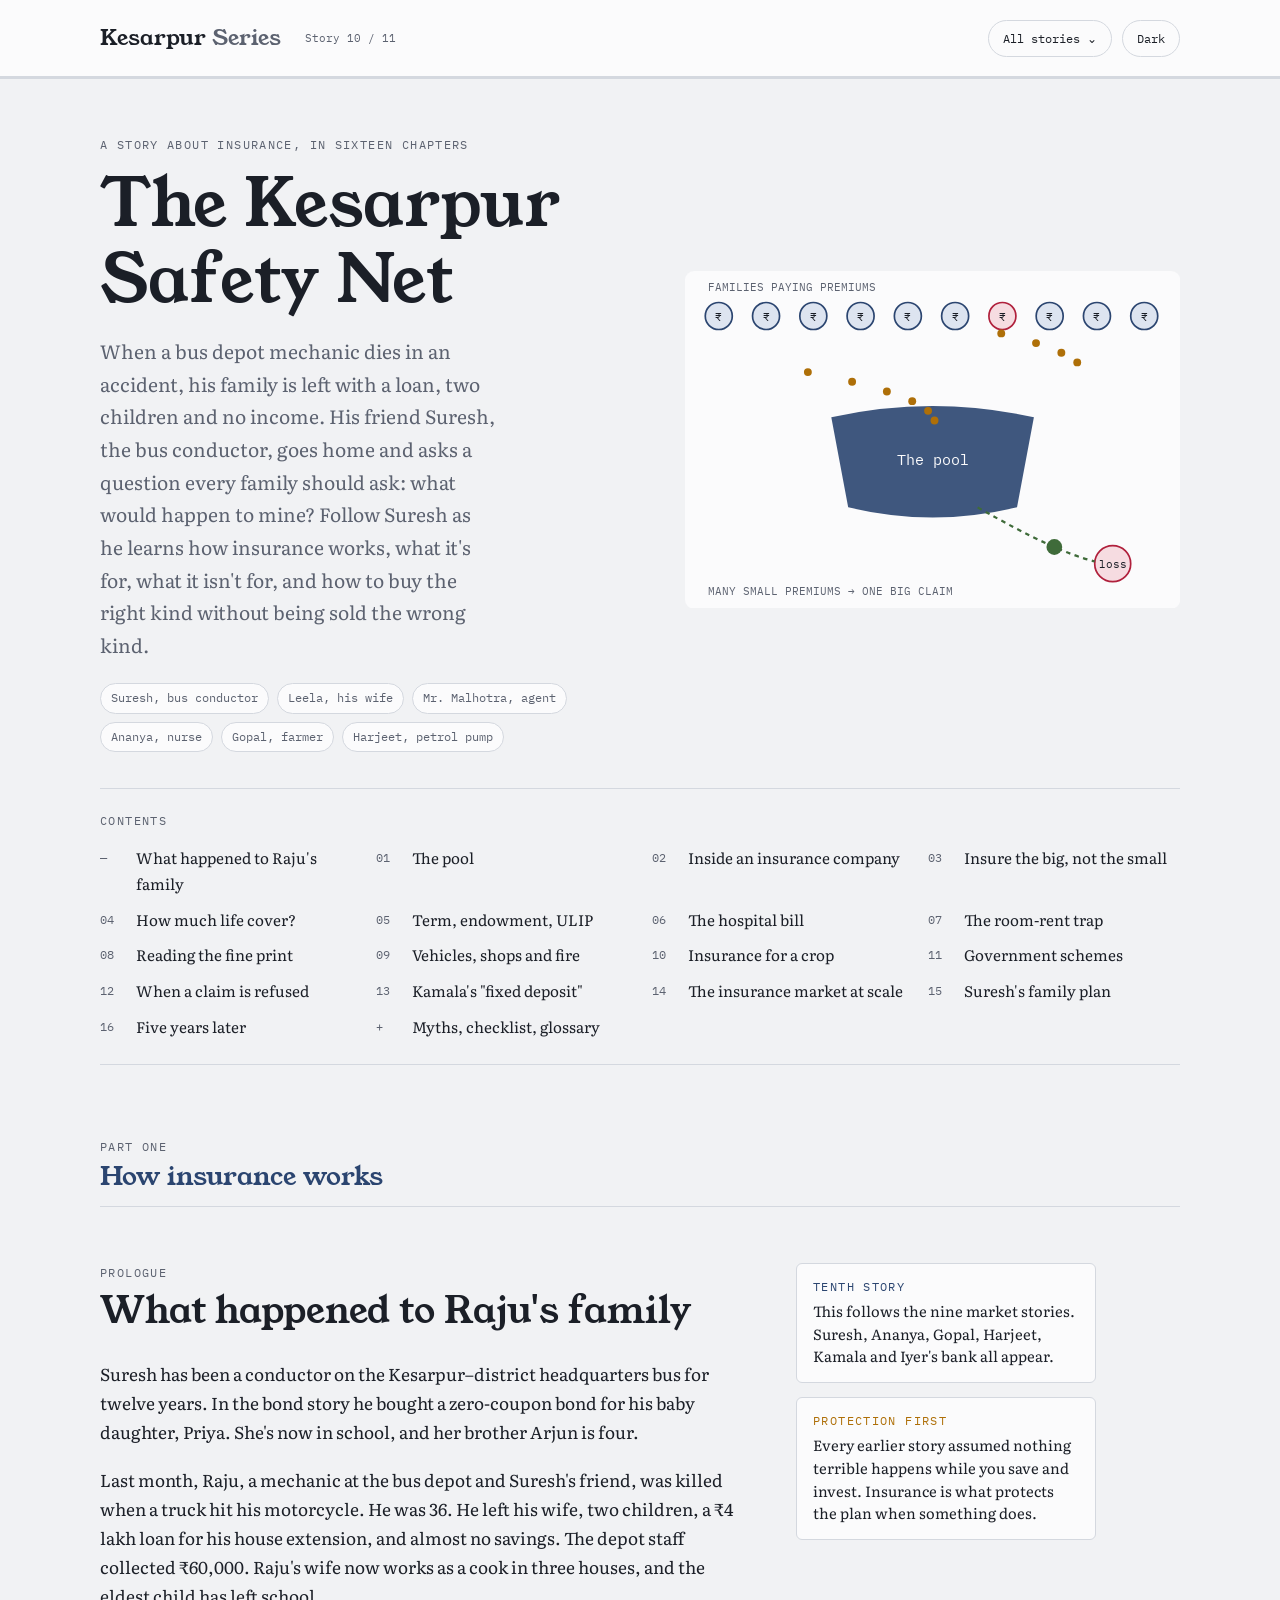
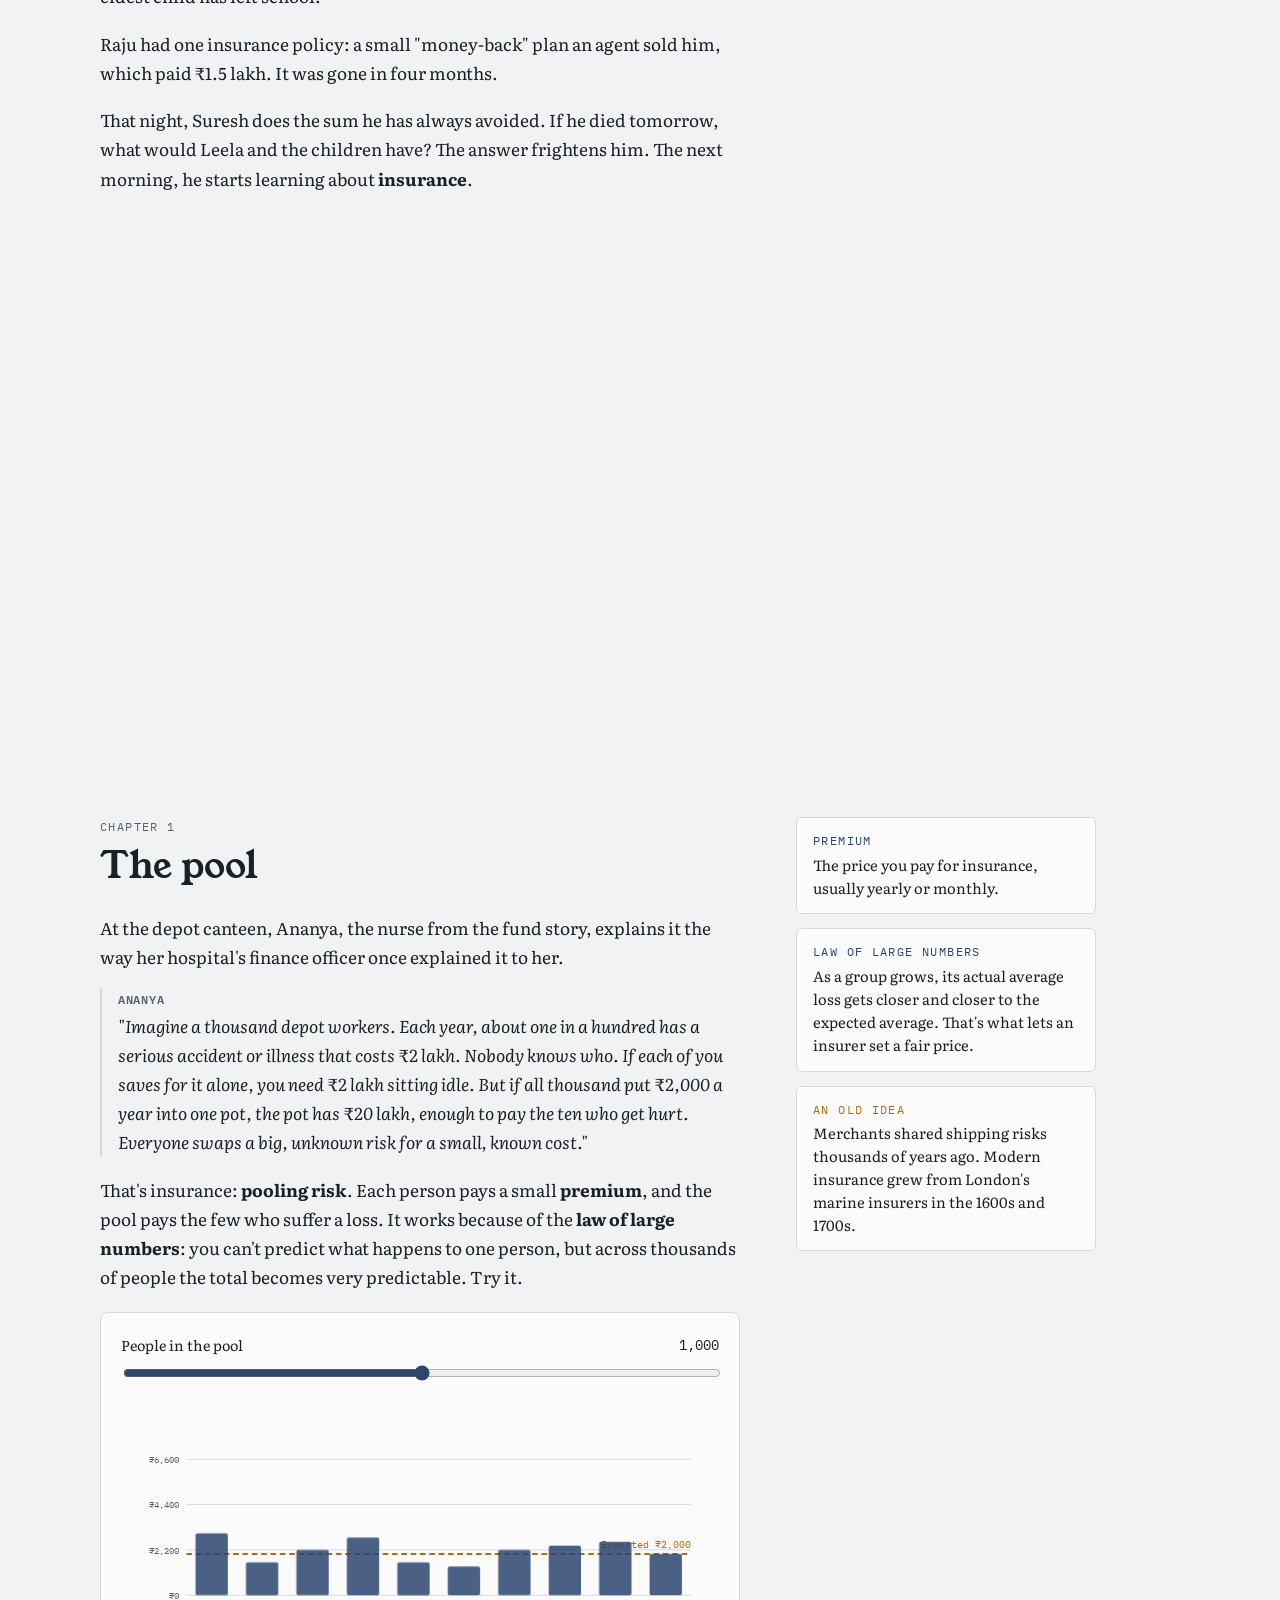
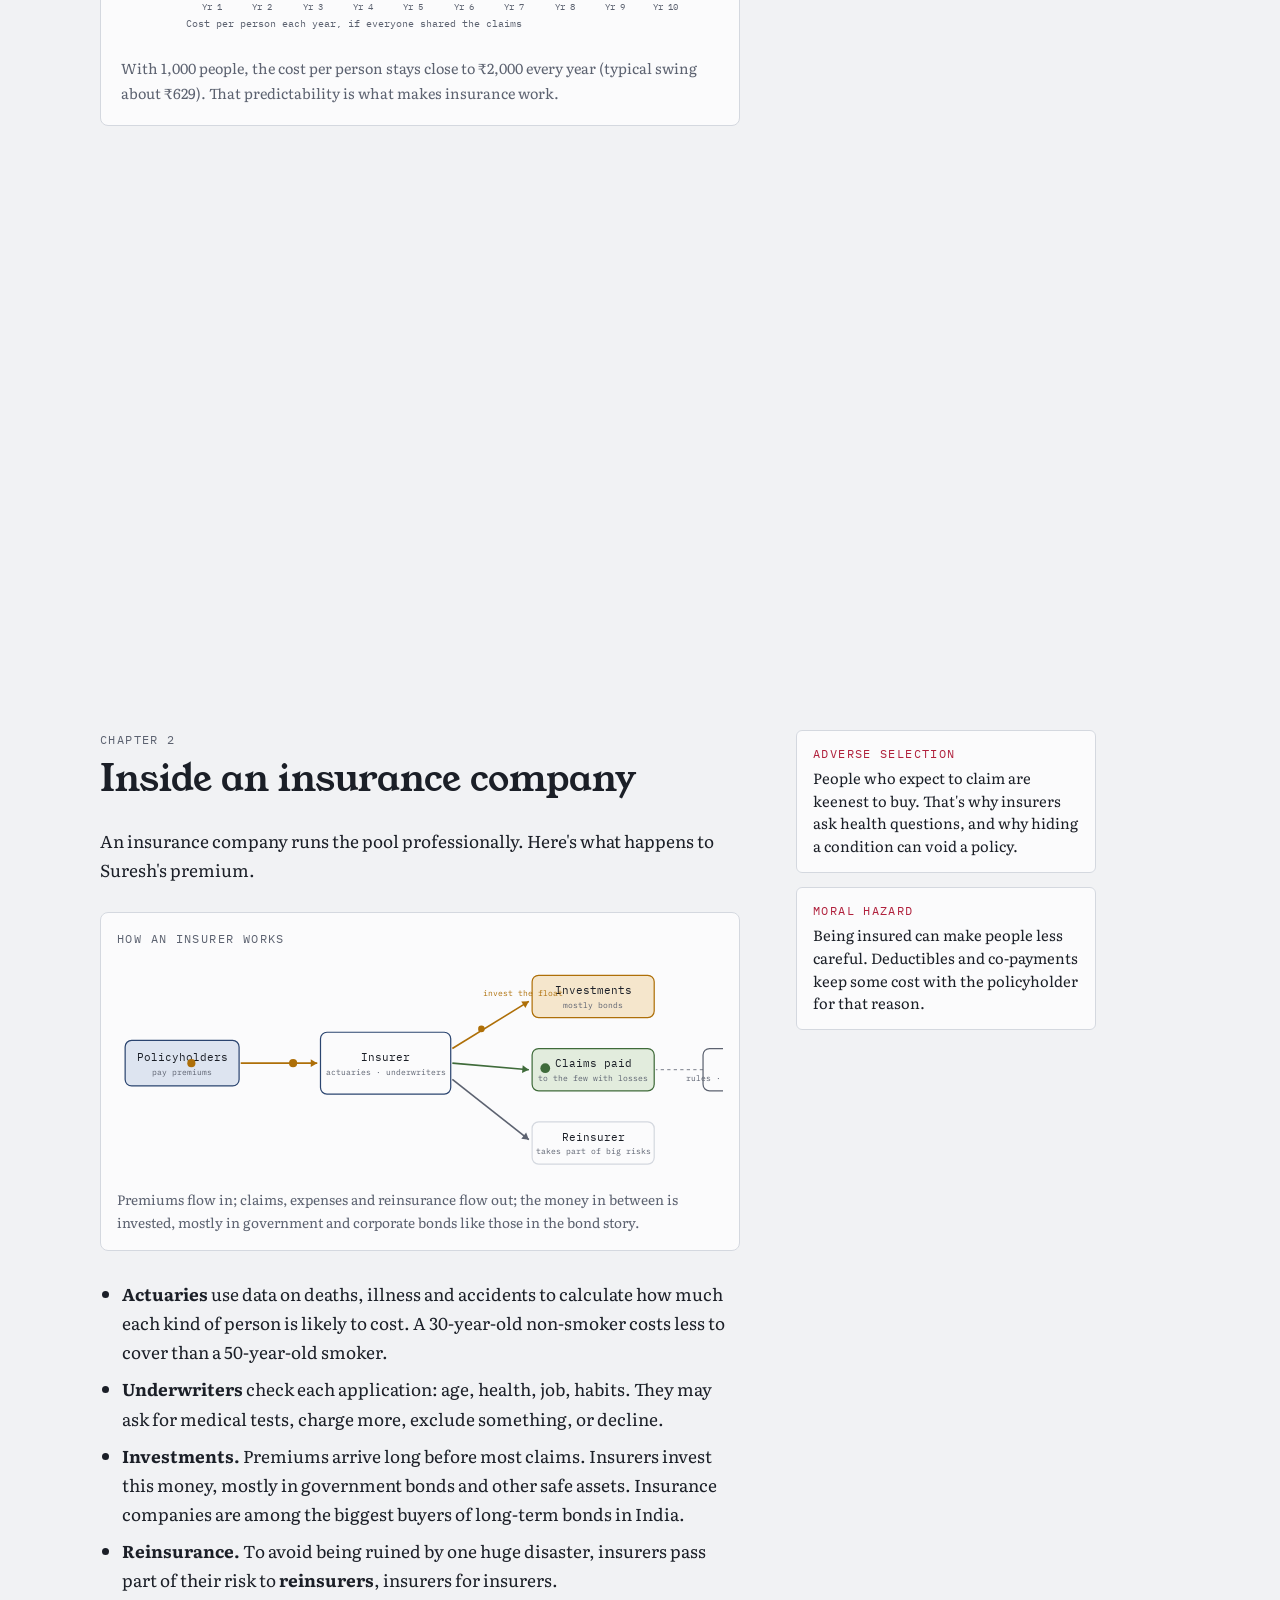
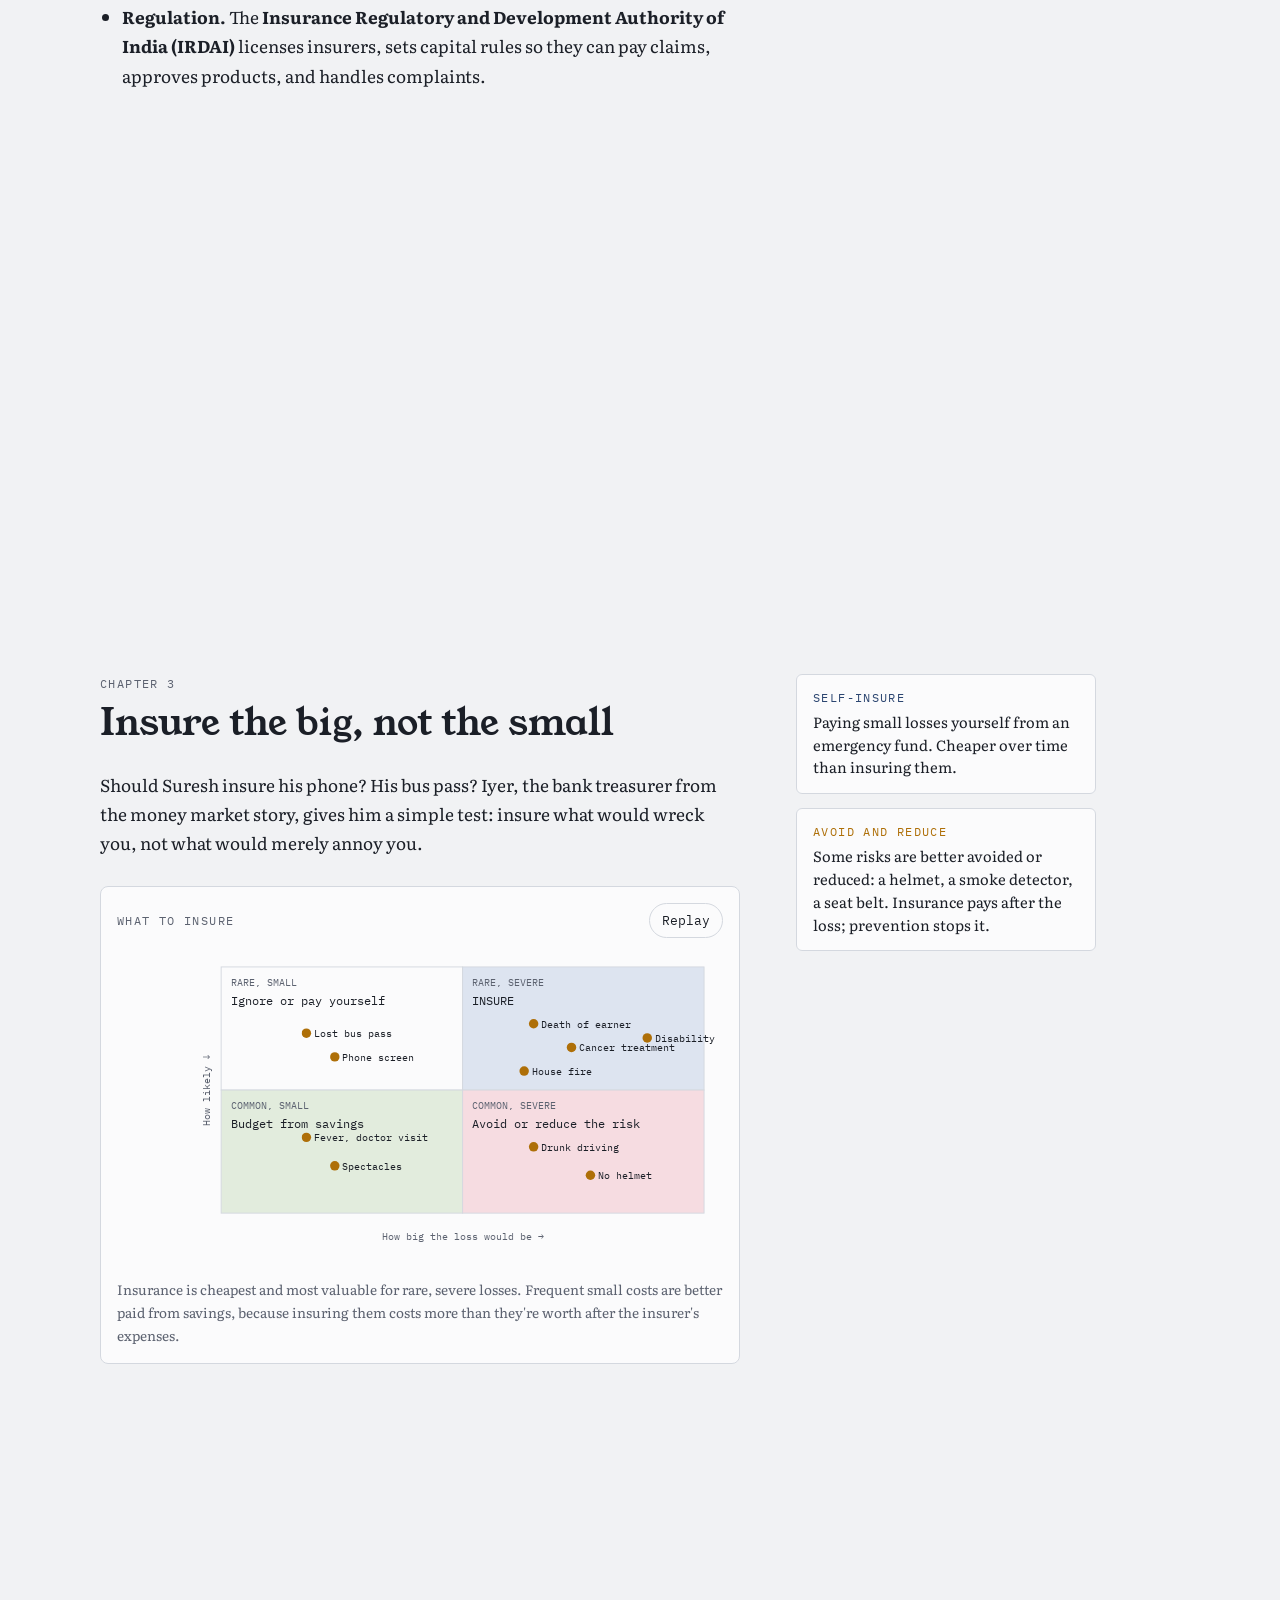
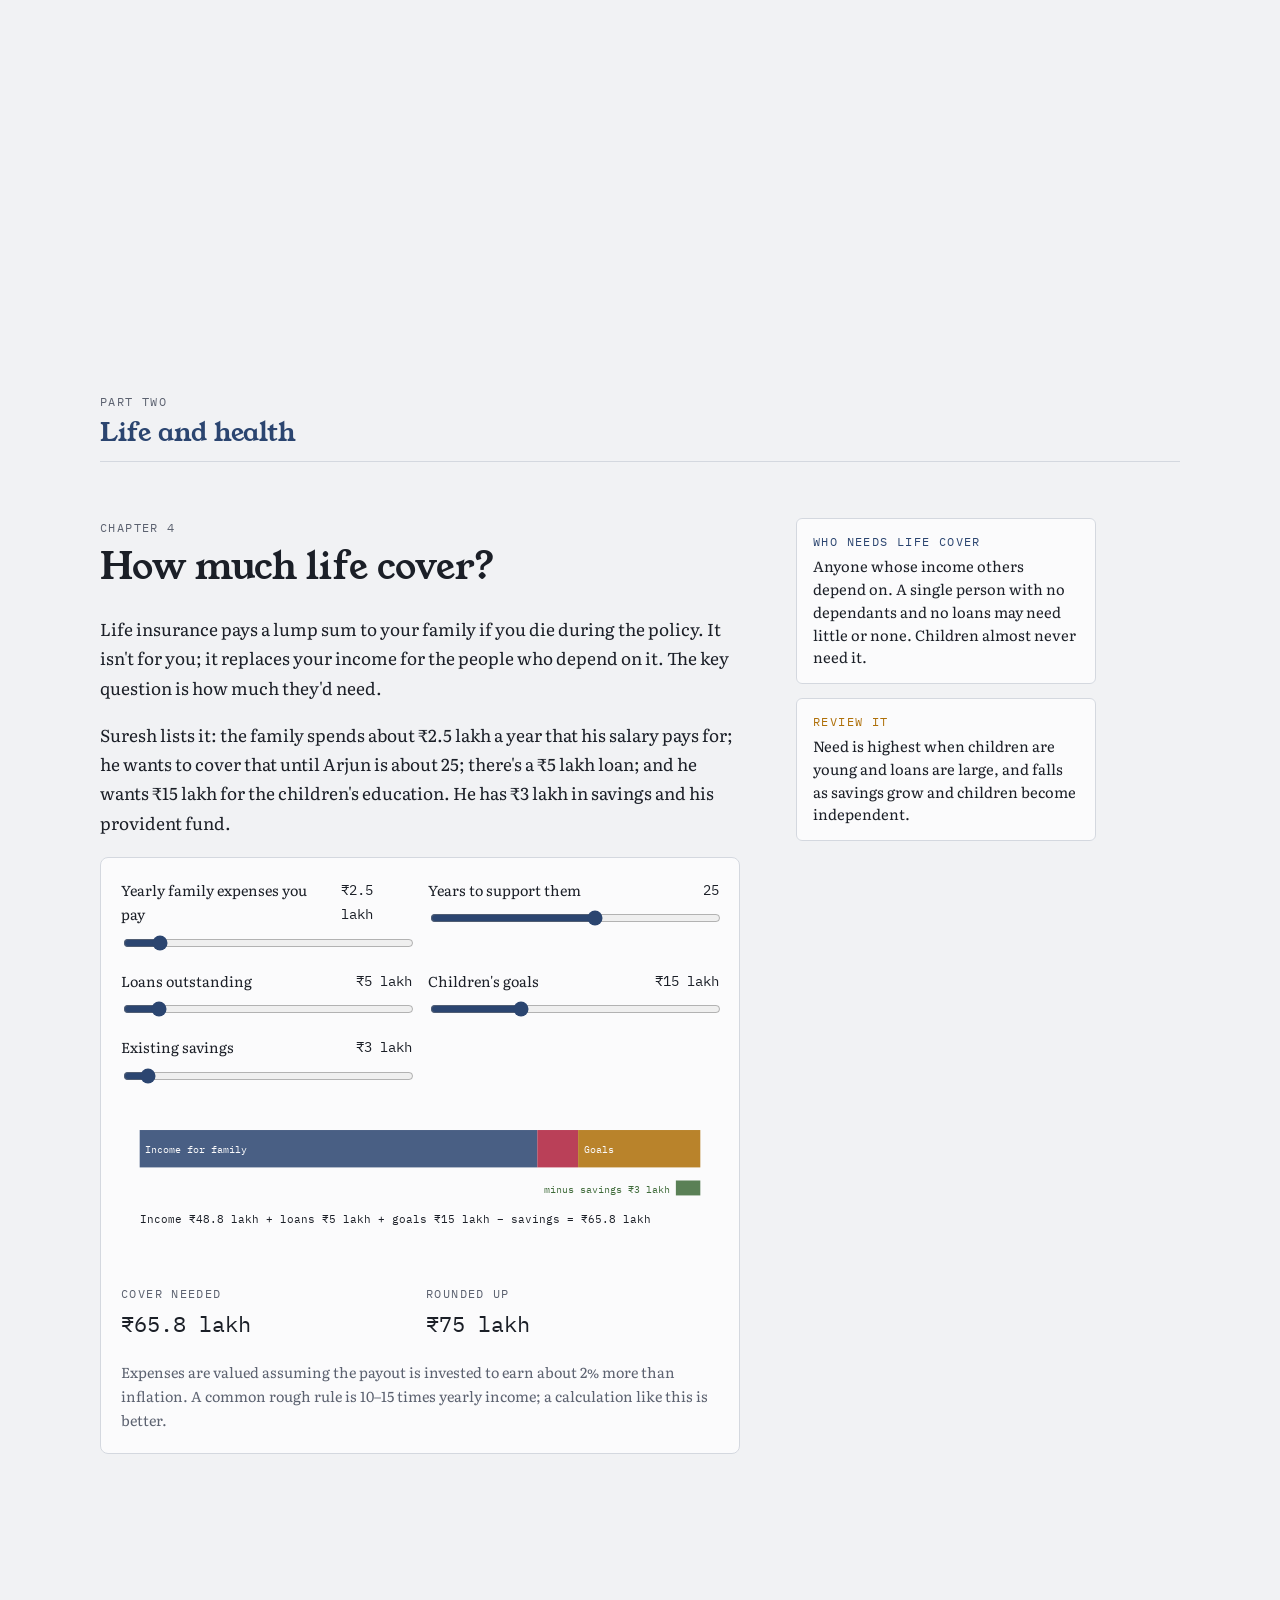
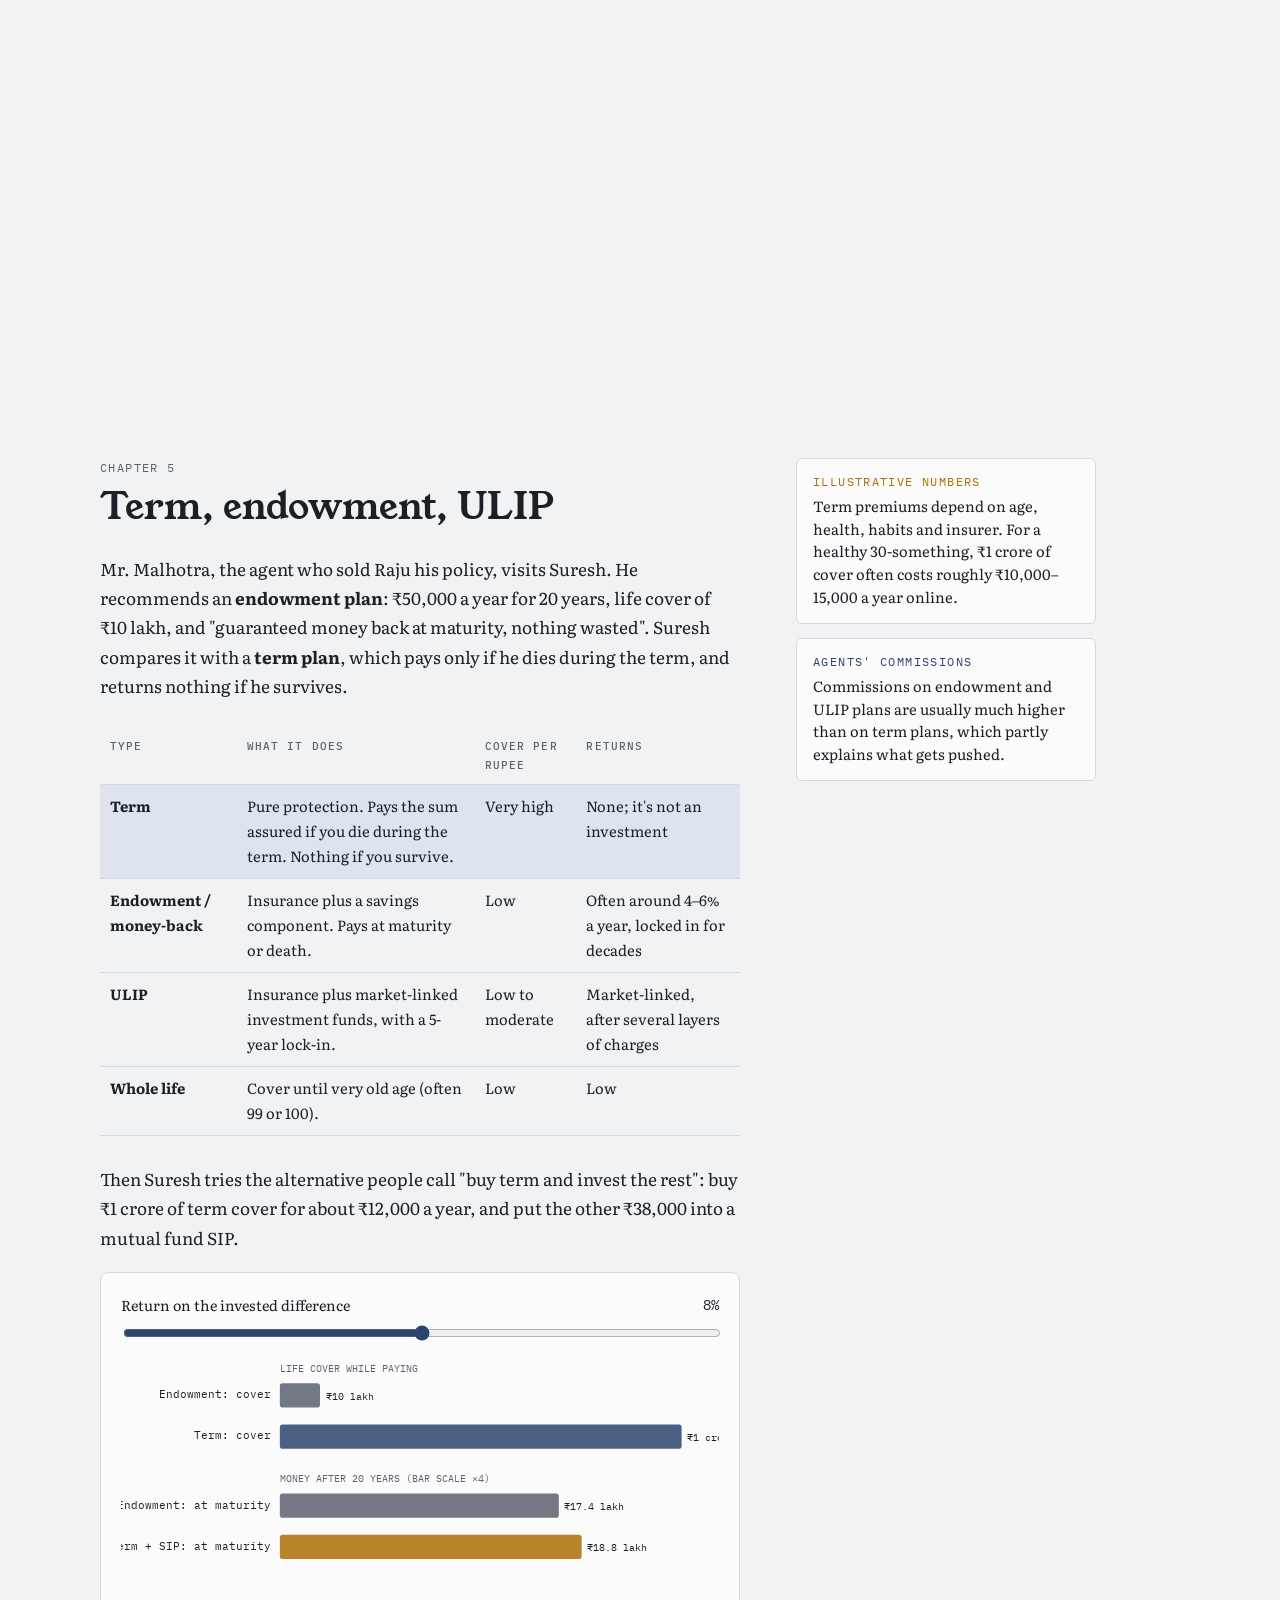
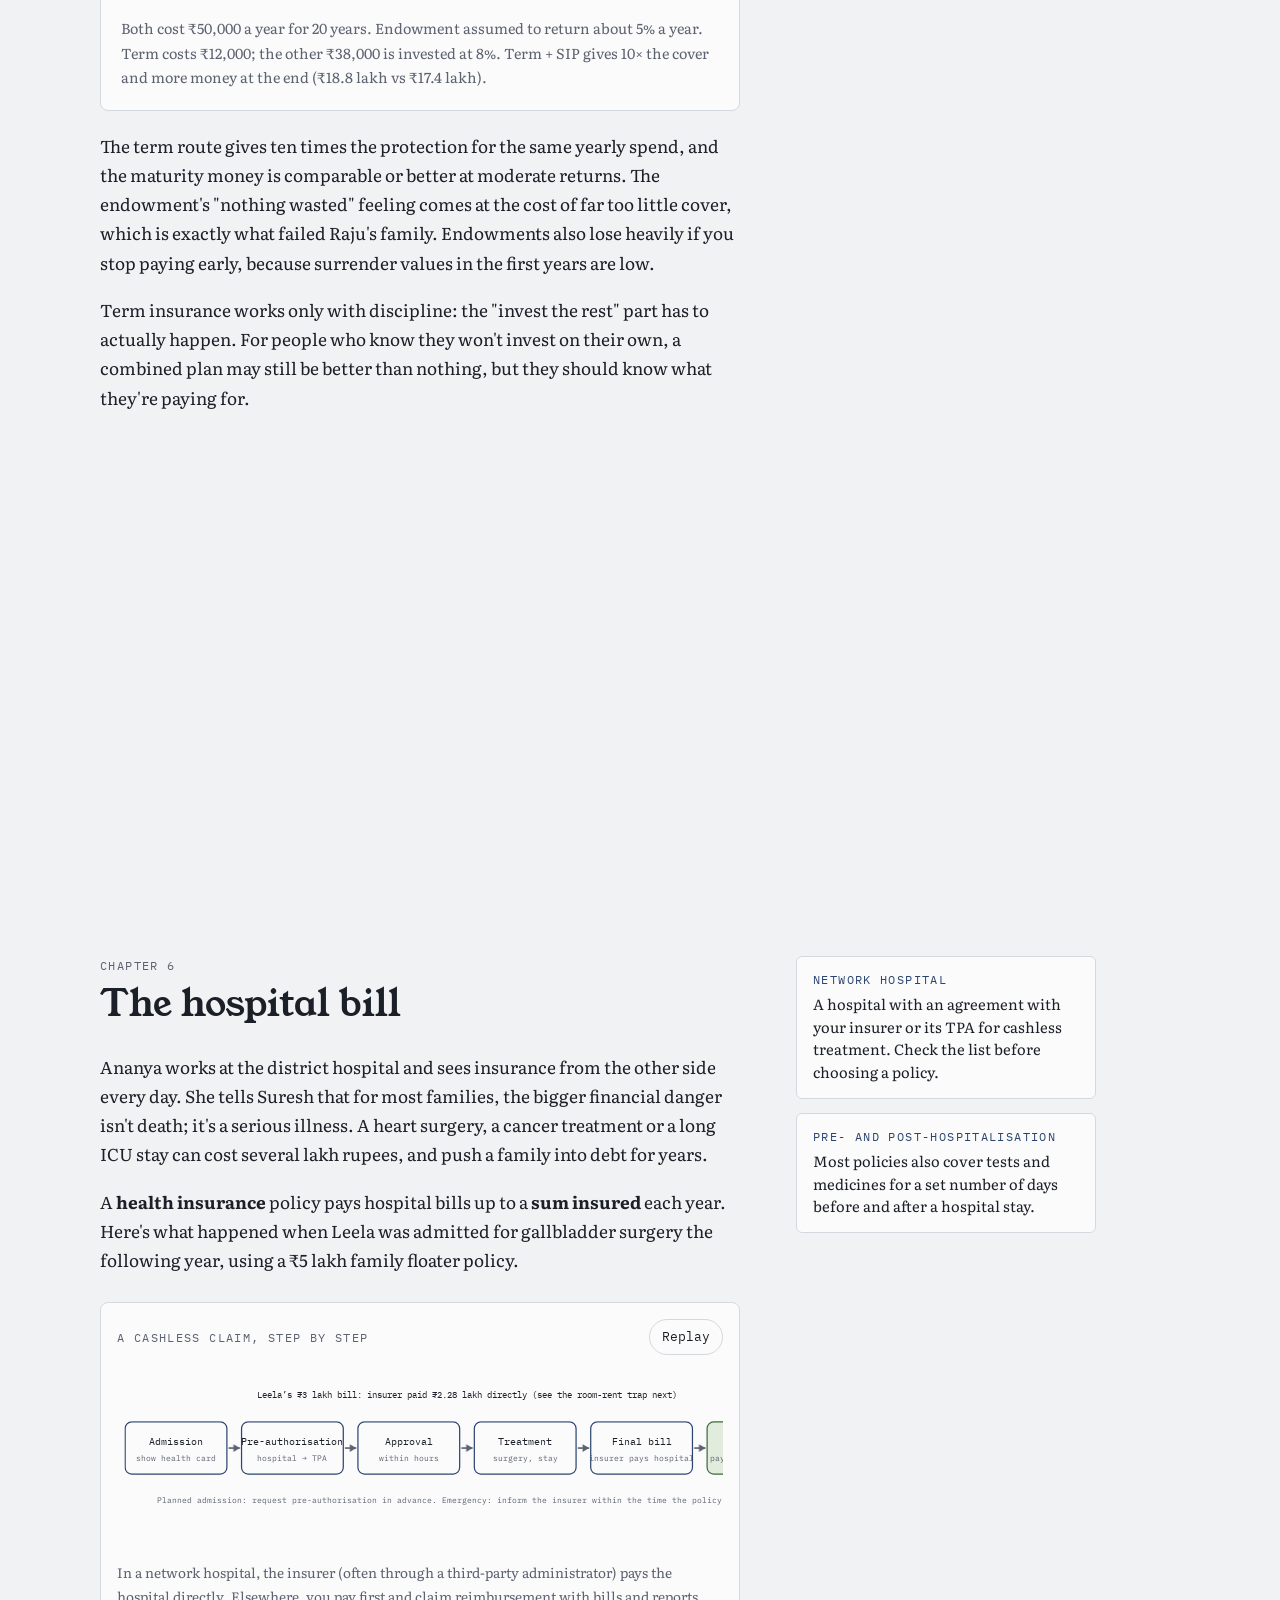
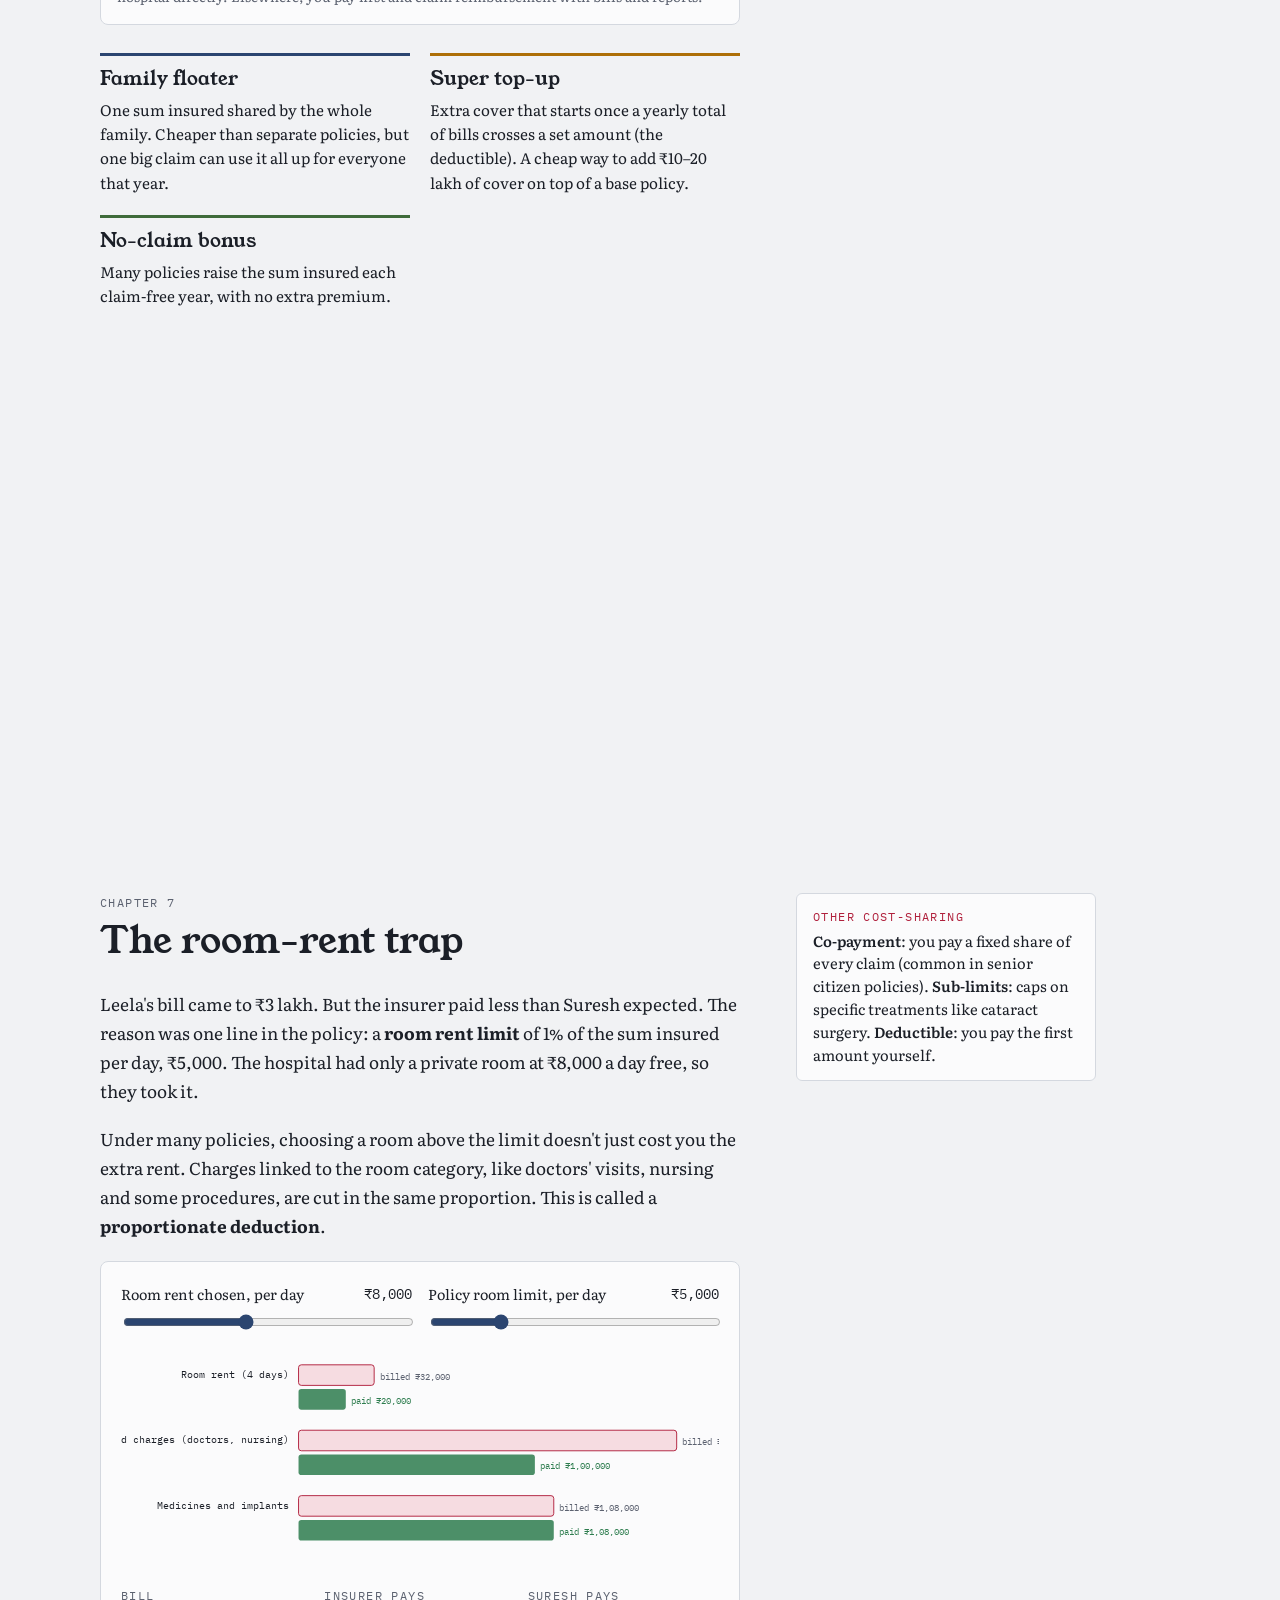
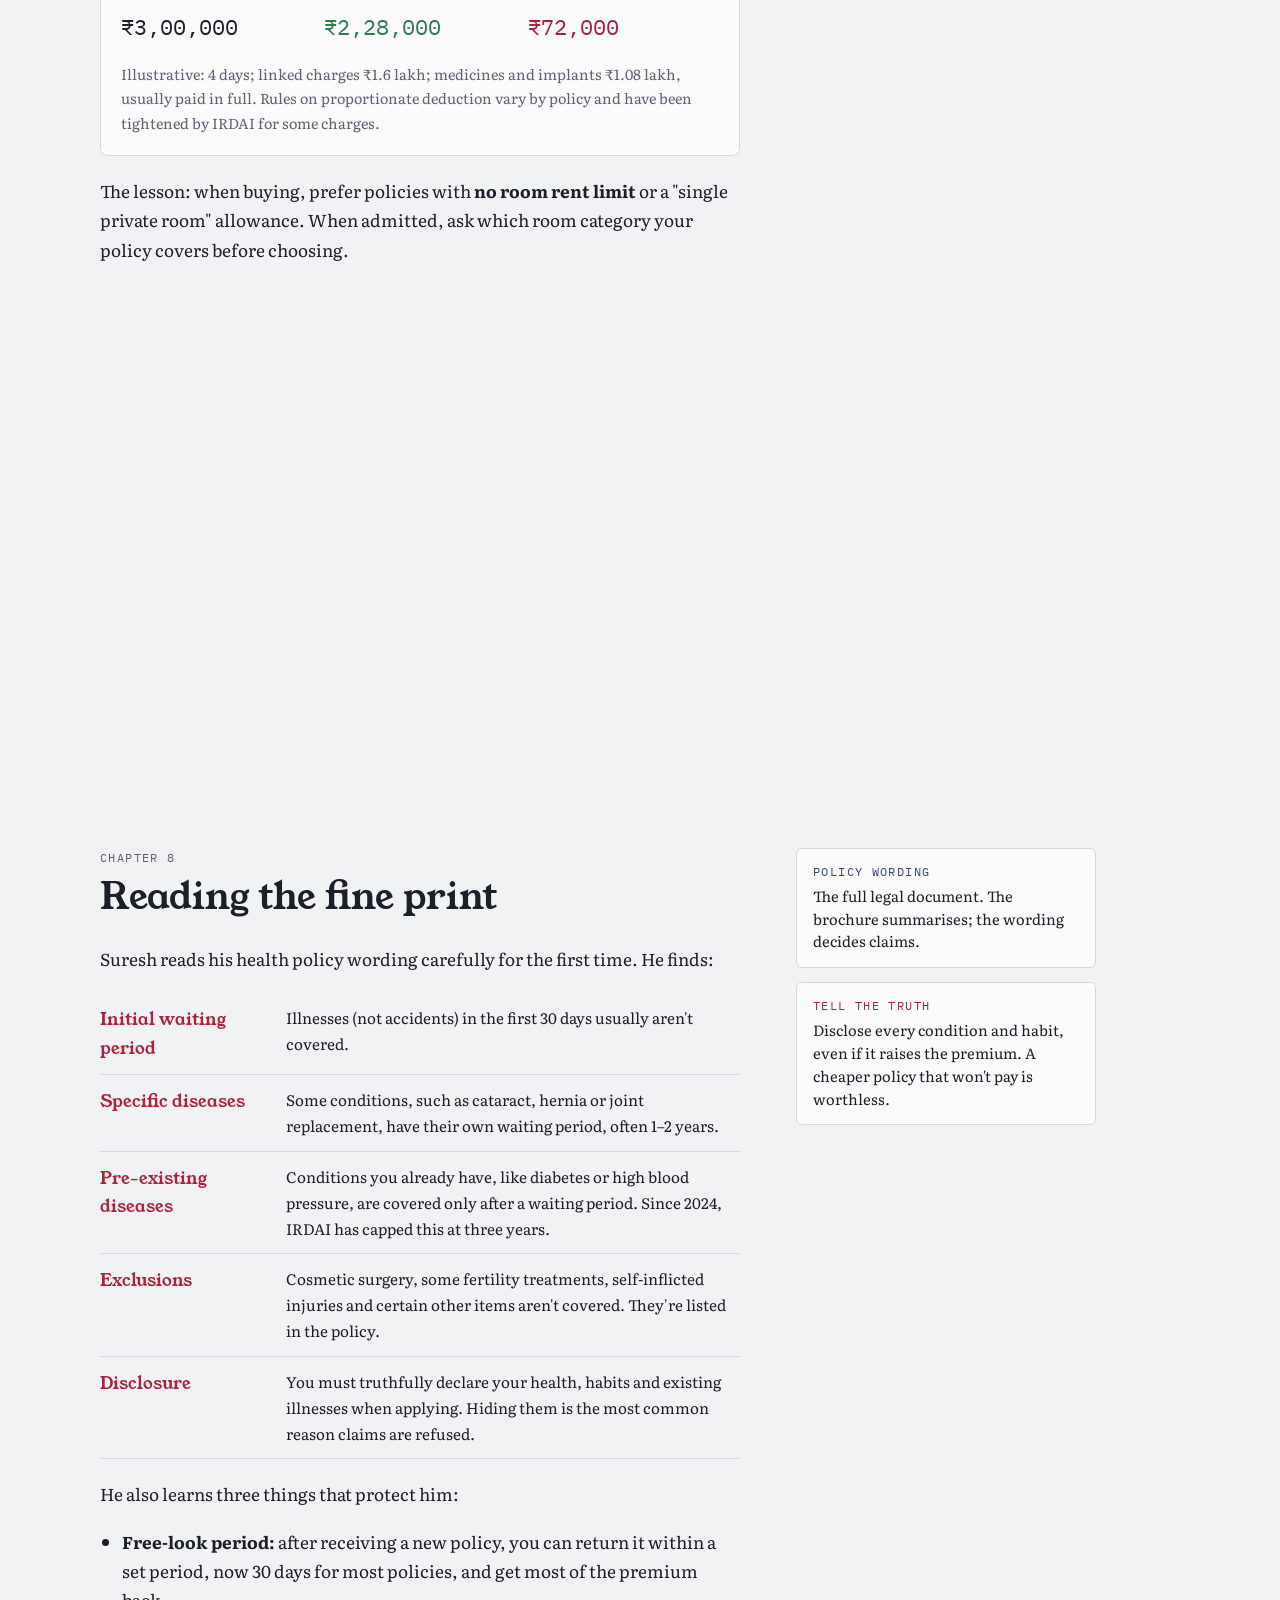
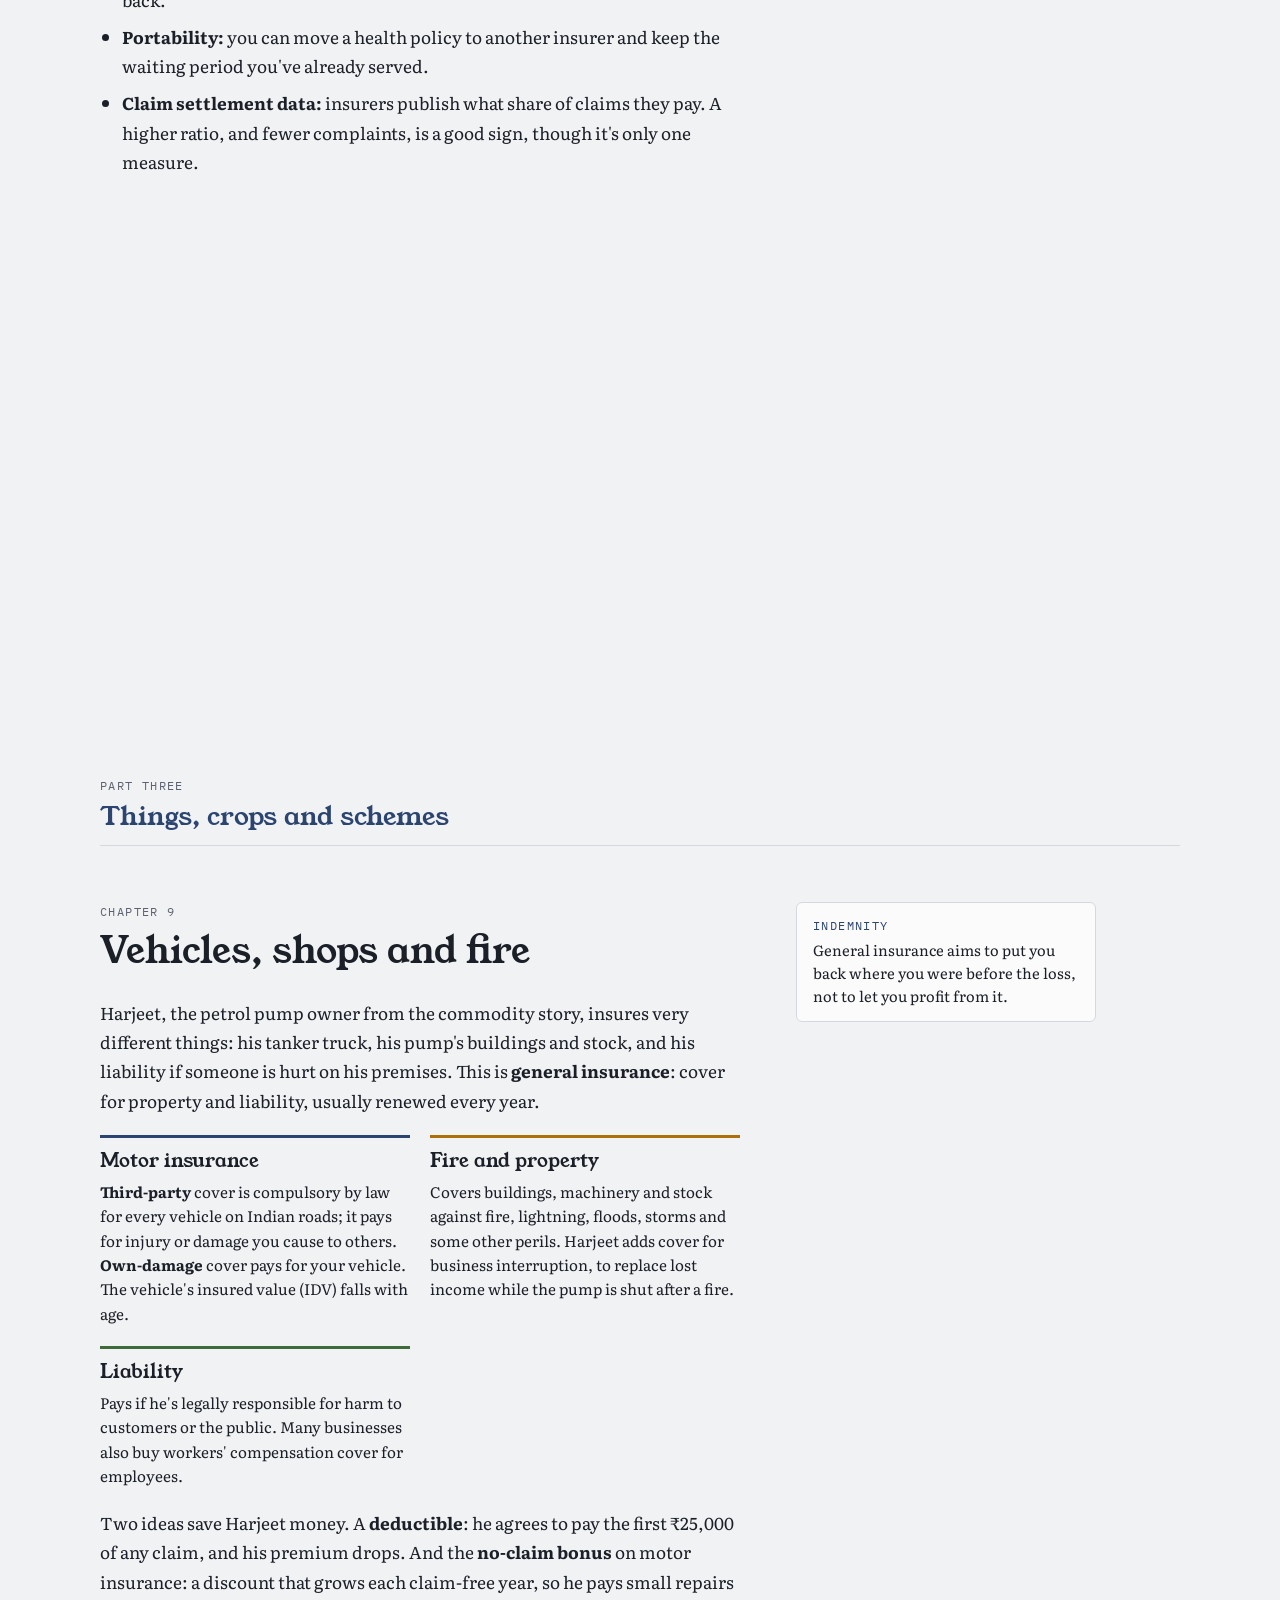
<file: safety-net.html>
<!doctype html><html lang="en"><head><meta charset=utf8><meta name=viewport content="width=device-width,initial-scale=1,viewport-fit=cover"><style>:root{color-scheme:light;box-sizing:border-box;padding-top:env(safe-area-inset-top,0px);padding-bottom:env(safe-area-inset-bottom,0px)}html{scroll-padding-top:env(safe-area-inset-top,0px)}body{margin:0;padding:0;font:14px -apple-system,BlinkMacSystemFont,sans-serif;background:#fff;color:#000}img{max-width:100%}[hidden]:not([hidden=until-found i]){display:none!important}</style><title>The Kesarpur Safety Net</title><meta name="claude:viewport-fit-sides" content="cover"><link rel="preconnect" href="https://fonts.googleapis.com"><link rel="preconnect" href="https://fonts.gstatic.com" crossorigin><link rel="stylesheet" href="https://fonts.googleapis.com/css2?family=Young+Serif&family=Literata:ital,opsz,wght@0,7..72,400;0,7..72,600;1,7..72,400&family=IBM+Plex+Mono:wght@400;500&display=swap"><link rel="stylesheet" href="series.css"><script>try{const t=localStorage.getItem("kesarpur-theme");if(t)document.documentElement.dataset.theme=t}catch(e){}</script></head><body><a class="ks-skip" href="#ks-content">Skip to content</a><div class="ks-header"><nav class="ks-nav" aria-label="Series navigation"><a class="ks-brand" href="index.html">Kesarpur <em>Series</em></a><span class="ks-position">Story 10 / 11</span><div class="ks-actions"><details class="ks-menu"><summary>All stories <span aria-hidden="true">⌄</span></summary><div class="ks-menu-panel"><a href="index.html">Series overview</a><a href="bridge-bond.html"><span>01</span> The Bridge Bond</a><a href="common-pot.html"><span>02</span> The Common Pot</a><a href="pickle-share.html"><span>03</span> The Pickle Share</a><a href="mango-contract.html"><span>04</span> The Mango Contract</a><a href="overnight-loan.html"><span>05</span> The Overnight Loan</a><a href="remittance.html"><span>06</span> The Remittance</a><a href="warehouse.html"><span>07</span> The Warehouse</a><a href="flat.html"><span>08</span> The Flat</a><a href="ledger.html"><span>09</span> The Ledger</a><a href="safety-net.html" aria-current="page"><span>10</span> The Safety Net</a><a href="cold-chain.html"><span>11</span> The Cold Chain</a></div></details><button id="ks-theme" type="button" aria-label="Switch colour theme">Theme</button></div></nav><div class="ks-reading"><i id="ks-progress"></i></div></div><div id="ks-content" tabindex="-1"></div>





<style>
/* Layout: tenth story in the Kesarpur series. Storybook column with a ledger margin; wide interludes and animated diagrams. Navy accent for protection, amber for premiums and money; green/crimson reserved for paid/rejected and gain/loss. */
:root{
  --bg:#F1F2F4; --paper:#FBFBFC; --ink:#1B1F27; --muted:#5C6270; --rule:#D4D8DF;
  --acc:#2B4570; --acc-soft:#DDE4F0; --amber:#AE6F08; --amber-soft:#F5E6CC; --leaf:#3F6B3A; --leaf-soft:#E2ECDD;
  --up:#2E7D4F; --up-soft:#DDEFE3; --down:#B0203C; --down-soft:#F6DCE1;
  --display:"Young Serif",Georgia,"Times New Roman",serif;
  --body:"Literata",Georgia,"Times New Roman",serif;
  --mono:"IBM Plex Mono",ui-monospace,Menlo,Consolas,monospace;
}
@media (prefers-color-scheme:dark){:root:not([data-theme="light"]){
  --bg:#12151B; --paper:#1A1E26; --ink:#E6E9EF; --muted:#A0A7B4; --rule:#2F3540;
  --acc:#9DB5E0; --acc-soft:#1E2A40; --amber:#EFB24D; --amber-soft:#382A12; --leaf:#9CC994; --leaf-soft:#1F2D1C;
  --up:#7CD39E; --up-soft:#1B3325; --down:#F38C9E; --down-soft:#401C24; color-scheme:dark}}
:root[data-theme="dark"]{
  --bg:#12151B; --paper:#1A1E26; --ink:#E6E9EF; --muted:#A0A7B4; --rule:#2F3540;
  --acc:#9DB5E0; --acc-soft:#1E2A40; --amber:#EFB24D; --amber-soft:#382A12; --leaf:#9CC994; --leaf-soft:#1F2D1C;
  --up:#7CD39E; --up-soft:#1B3325; --down:#F38C9E; --down-soft:#401C24; color-scheme:dark}

*{box-sizing:border-box}
html{scroll-behavior:smooth}
body{background:var(--bg);color:var(--ink);font-family:var(--body);font-size:1.075rem;line-height:1.7;
  padding-left:max(16px,env(safe-area-inset-left,0px));padding-right:max(16px,env(safe-area-inset-right,0px))}
.wrap{max-width:1080px;margin:0 auto;padding-block:48px 96px}
h1,h2,h3{font-family:var(--display);font-weight:400;text-wrap:balance;line-height:1.15;margin:0}
p{margin:0}
ul,ol{margin:0;padding-left:1.25em;display:flex;flex-direction:column;gap:.45em}
.num,.mono{font-family:var(--mono);font-variant-numeric:tabular-nums}
.label{font-family:var(--mono);font-size:.72rem;letter-spacing:.12em;text-transform:uppercase;color:var(--muted)}
a{color:var(--acc)}
:focus-visible{outline:2px solid var(--acc);outline-offset:3px}
h3.sub-h{font-size:1.35rem;margin-top:.7em}
.up{color:var(--up)} .down{color:var(--down)}

.hero{display:grid;grid-template-columns:1.1fr 1fr;gap:40px;align-items:center;padding-bottom:36px}
.hero h1{font-size:clamp(2.4rem,6vw,4.1rem);margin-top:10px}
.hero .lede{margin-top:18px;font-size:1.2rem;color:var(--muted);max-width:36ch}
.hero .cast{margin-top:22px;display:flex;flex-wrap:wrap;gap:8px}
.chip{font-family:var(--mono);font-size:.75rem;padding:4px 10px;border:1px solid var(--rule);border-radius:999px;color:var(--muted);background:var(--paper)}
.hero svg{width:100%;height:auto;display:block}

.toc{border-block:1px solid var(--rule);padding-block:22px;display:flex;flex-direction:column;gap:12px}
.toc ol{list-style:none;padding:0;display:grid;grid-template-columns:repeat(auto-fill,minmax(230px,1fr));gap:6px 24px}
.toc a{text-decoration:none;color:var(--ink);display:flex;gap:10px;font-size:.95rem;padding-block:2px}
.toc a span{font-family:var(--mono);font-size:.75rem;color:var(--muted);min-width:2.2em;padding-top:3px}
.toc a:hover{color:var(--acc)}
.part{padding-top:72px;display:flex;flex-direction:column;gap:6px;border-bottom:1px solid var(--rule);padding-bottom:14px}
.part h2{font-size:clamp(1.3rem,2.6vw,1.6rem);color:var(--acc)}

.chapter{display:grid;grid-template-columns:minmax(0,640px) minmax(0,300px);gap:20px 56px;padding-block:56px 8px;scroll-margin-top:16px}
.chapter > *{grid-column:1}
.chapter > aside{grid-column:2;grid-row:1 / span 30}
.chapter > header{grid-row:1}
.chapter header{display:flex;flex-direction:column;gap:8px;margin-bottom:6px}
.chapter h2{font-size:clamp(1.7rem,3.6vw,2.3rem)}
.chapter.wide{grid-template-columns:minmax(0,1fr)}
.chapter.wide > *{grid-column:1}
.chapter.wide .prose{max-width:68ch}
.prose{display:flex;flex-direction:column;gap:1.05em}
.say{border-left:2px solid var(--rule);padding-left:16px;font-style:italic}
.say b{font-style:normal;font-weight:600;font-family:var(--mono);font-size:.78rem;letter-spacing:.06em;text-transform:uppercase;color:var(--muted);display:block}
.formula{font-family:var(--mono);font-size:.92rem;background:var(--paper);border:1px solid var(--rule);border-radius:6px;padding:12px 14px;overflow-x:auto;white-space:pre;line-height:1.6}

aside{display:flex;flex-direction:column;gap:14px;align-self:start}
.note{background:var(--paper);border:1px solid var(--rule);border-radius:6px;padding:14px 16px;font-size:.92rem;line-height:1.55}
.note .label{display:block;margin-bottom:4px;color:var(--acc)}
.note.amber .label{color:var(--amber)}
.note.risk .label{color:var(--down)}
.note dfn{font-style:normal;font-weight:600}

figure{margin:8px 0;display:flex;flex-direction:column;gap:10px}
figcaption{font-size:.85rem;color:var(--muted)}
.scroll{overflow-x:auto}
svg text{font-family:var(--mono)}
.fig-card{background:var(--paper);border:1px solid var(--rule);border-radius:8px;padding:16px;display:flex;flex-direction:column;gap:10px}
.fig-head{display:flex;justify-content:space-between;align-items:center;gap:10px;flex-wrap:wrap}
.legend{display:flex;flex-wrap:wrap;gap:14px;font-size:.82rem;color:var(--muted)}
.legend i{display:inline-block;width:14px;height:3px;border-radius:2px;margin-right:6px;vertical-align:middle}

table{border-collapse:collapse;width:100%;font-size:.92rem}
th,td{text-align:left;padding:9px 10px;border-bottom:1px solid var(--rule);vertical-align:top}
th{font-family:var(--mono);font-size:.7rem;letter-spacing:.1em;text-transform:uppercase;color:var(--muted);font-weight:500}
td.num,th.num{text-align:right;font-family:var(--mono);font-variant-numeric:tabular-nums}
tr.total td{border-top:2px solid var(--ink);font-weight:600}
tr.hl td{background:var(--acc-soft)}

.panel{background:var(--paper);border:1px solid var(--rule);border-radius:8px;padding:20px;display:flex;flex-direction:column;gap:16px}
.controls{display:grid;grid-template-columns:repeat(auto-fit,minmax(200px,1fr));gap:16px}
.ctrl{display:flex;flex-direction:column;gap:6px}
.ctrl label{display:flex;justify-content:space-between;gap:8px;font-size:.9rem}
.ctrl output{font-family:var(--mono)}
input[type=range]{width:100%;accent-color:var(--acc)}
.readout{display:grid;grid-template-columns:repeat(auto-fit,minmax(150px,1fr));gap:12px}
.readout div{display:flex;flex-direction:column;gap:2px}
.readout .big{font-family:var(--mono);font-size:1.4rem;font-variant-numeric:tabular-nums}
.seg{display:flex;flex-wrap:wrap;gap:6px}
.seg button{font:inherit;font-family:var(--mono);font-size:.8rem;padding:6px 12px;border-radius:999px;border:1px solid var(--rule);background:transparent;color:var(--ink);cursor:pointer}
.seg button[aria-pressed="true"]{background:var(--acc);border-color:var(--acc);color:var(--paper)}

.cols{display:grid;grid-template-columns:repeat(auto-fit,minmax(260px,1fr));gap:20px}
.col{display:flex;flex-direction:column;gap:8px;font-size:.95rem;line-height:1.6;min-width:0;border-top:3px solid var(--acc);padding-top:12px}
.col.a{border-color:var(--amber)} .col.l{border-color:var(--leaf)} .col.d{border-color:var(--down)} .col.m{border-color:var(--muted)}
.col h3{font-size:1.2rem}
.risks{display:flex;flex-direction:column}
.risk-row{display:grid;grid-template-columns:170px minmax(0,1fr);gap:16px;padding-block:12px;border-bottom:1px solid var(--rule);font-size:.95rem}
.risk-row strong{font-family:var(--display);font-weight:400;font-size:1.05rem;color:var(--down)}

.myths{display:grid;grid-template-columns:repeat(auto-fit,minmax(280px,1fr));gap:16px}
.myth{background:var(--paper);border:1px solid var(--rule);border-radius:6px;padding:16px;display:flex;flex-direction:column;gap:8px;font-size:.94rem;line-height:1.6}
.myth .m{font-family:var(--display);font-size:1.1rem;color:var(--down)}
.myth .m::before{content:"Myth  ";font-family:var(--mono);font-size:.68rem;letter-spacing:.12em;text-transform:uppercase;color:var(--muted)}
.gloss{display:grid;grid-template-columns:repeat(auto-fit,minmax(300px,1fr));gap:4px 32px;margin:0}
.gloss div{padding-block:10px;border-bottom:1px solid var(--rule);font-size:.93rem;line-height:1.55}
.gloss dt{font-weight:600}
.gloss dd{margin:2px 0 0;color:var(--muted)}
.check{list-style:none;padding:0;display:grid;grid-template-columns:repeat(auto-fit,minmax(300px,1fr));gap:10px 28px}
.check li{display:grid;grid-template-columns:22px minmax(0,1fr);gap:8px;font-size:.95rem}
.check li::before{content:"";width:14px;height:14px;border:1.5px solid var(--acc);border-radius:3px;margin-top:6px}
.recap{padding-block:64px 0;display:flex;flex-direction:column;gap:20px}
.disclaimer{font-size:.82rem;color:var(--muted);margin-top:28px;max-width:70ch}

.draw{stroke-dasharray:1000;stroke-dashoffset:1000;animation:draw 2.2s ease forwards}
@keyframes draw{to{stroke-dashoffset:0}}
@keyframes growx{from{transform:scaleX(0)}to{transform:scaleX(1)}}
@keyframes grow{from{transform:scaleY(0)}to{transform:scaleY(1)}}
@keyframes pop{from{transform:scale(0);opacity:0}to{transform:scale(1);opacity:1}}
.growx{animation:growx .9s ease both} .growy{animation:grow .9s ease both} .pop{animation:pop .5s ease both}

@media (max-width:860px){
  .hero{grid-template-columns:1fr}
  .chapter{grid-template-columns:minmax(0,1fr)}
  .chapter > aside{grid-column:1;grid-row:auto}
  .risk-row{grid-template-columns:1fr;gap:2px}
}
@media (prefers-reduced-motion:reduce){*{transition:none!important;animation:none!important}html{scroll-behavior:auto}.draw{stroke-dashoffset:0!important}}
</style>

<div class="wrap">

<section class="hero">
  <div>
    <span class="label">A story about insurance, in sixteen chapters</span>
    <h1>The Kesarpur Safety Net</h1>
    <p class="lede">When a bus depot mechanic dies in an accident, his family is left with a loan, two children and no income. His friend Suresh, the bus conductor, goes home and asks a question every family should ask: what would happen to mine? Follow Suresh as he learns how insurance works, what it's for, what it isn't for, and how to buy the right kind without being sold the wrong kind.</p>
    <div class="cast">
      <span class="chip">Suresh, bus conductor</span>
      <span class="chip">Leela, his wife</span>
      <span class="chip">Mr. Malhotra, agent</span>
      <span class="chip">Ananya, nurse</span>
      <span class="chip">Gopal, farmer</span>
      <span class="chip">Harjeet, petrol pump</span>
    </div>
  </div>
  <figure style="margin:0">
    <svg viewBox="0 0 440 300" role="img" aria-label="Animated diagram: many families pay small premiums into a shared pool, and the pool pays a large amount to the one family that suffers a loss"><g id="hero"></g></svg>
  </figure>
</section>

<nav class="toc" aria-label="Contents">
  <span class="label">Contents</span>
  <ol>
    <li><a href="#prologue"><span>—</span>What happened to Raju's family</a></li>
    <li><a href="#pool"><span>01</span>The pool</a></li>
    <li><a href="#insurer"><span>02</span>Inside an insurance company</a></li>
    <li><a href="#what"><span>03</span>Insure the big, not the small</a></li>
    <li><a href="#howmuch"><span>04</span>How much life cover?</a></li>
    <li><a href="#term"><span>05</span>Term, endowment, ULIP</a></li>
    <li><a href="#health"><span>06</span>The hospital bill</a></li>
    <li><a href="#roomrent"><span>07</span>The room-rent trap</a></li>
    <li><a href="#fineprint"><span>08</span>Reading the fine print</a></li>
    <li><a href="#property"><span>09</span>Vehicles, shops and fire</a></li>
    <li><a href="#crop"><span>10</span>Insurance for a crop</a></li>
    <li><a href="#schemes"><span>11</span>Government schemes</a></li>
    <li><a href="#claims"><span>12</span>When a claim is refused</a></li>
    <li><a href="#missell"><span>13</span>Kamala's "fixed deposit"</a></li>
    <li><a href="#market"><span>14</span>The insurance market at scale</a></li>
    <li><a href="#plan"><span>15</span>Suresh's family plan</a></li>
    <li><a href="#epilogue"><span>16</span>Five years later</a></li>
    <li><a href="#myths"><span>+</span>Myths, checklist, glossary</a></li>
  </ol>
</nav>

<div class="part"><span class="label">Part one</span><h2>How insurance works</h2></div>

<section class="chapter" id="prologue">
  <header><span class="label">Prologue</span><h2>What happened to Raju's family</h2></header>
  <div class="prose">
    <p>Suresh has been a conductor on the Kesarpur–district headquarters bus for twelve years. In the bond story he bought a zero-coupon bond for his baby daughter, Priya. She's now in school, and her brother Arjun is four.</p>
    <p>Last month, Raju, a mechanic at the bus depot and Suresh's friend, was killed when a truck hit his motorcycle. He was 36. He left his wife, two children, a ₹4 lakh loan for his house extension, and almost no savings. The depot staff collected ₹60,000. Raju's wife now works as a cook in three houses, and the eldest child has left school.</p>
    <p>Raju had one insurance policy: a small "money-back" plan an agent sold him, which paid ₹1.5 lakh. It was gone in four months.</p>
    <p>That night, Suresh does the sum he has always avoided. If he died tomorrow, what would Leela and the children have? The answer frightens him. The next morning, he starts learning about <strong>insurance</strong>.</p>
  </div>
  <aside>
    <div class="note"><span class="label">Tenth story</span>This follows the nine market stories. Suresh, Ananya, Gopal, Harjeet, Kamala and Iyer's bank all appear.</div>
    <div class="note amber"><span class="label">Protection first</span>Every earlier story assumed nothing terrible happens while you save and invest. Insurance is what protects the plan when something does.</div>
  </aside>
</section>

<section class="chapter" id="pool">
  <header><span class="label">Chapter 1</span><h2>The pool</h2></header>
  <div class="prose">
    <p>At the depot canteen, Ananya, the nurse from the fund story, explains it the way her hospital's finance officer once explained it to her.</p>
    <div class="say"><b>Ananya</b>"Imagine a thousand depot workers. Each year, about one in a hundred has a serious accident or illness that costs ₹2 lakh. Nobody knows who. If each of you saves for it alone, you need ₹2 lakh sitting idle. But if all thousand put ₹2,000 a year into one pot, the pot has ₹20 lakh, enough to pay the ten who get hurt. Everyone swaps a big, unknown risk for a small, known cost."</div>
    <p>That's insurance: <strong>pooling risk</strong>. Each person pays a small <strong>premium</strong>, and the pool pays the few who suffer a loss. It works because of the <strong>law of large numbers</strong>: you can't predict what happens to one person, but across thousands of people the total becomes very predictable. Try it.</p>
  </div>
  <div class="panel">
    <div class="ctrl"><label for="lln">People in the pool <output id="lln-out">1,000</output></label><input id="lln" type="range" min="1" max="5" step="1" value="3"></div>
    <div class="scroll"><svg viewBox="0 0 640 250" width="100%" style="min-width:480px" role="img" aria-label="Bars showing cost per person in ten simulated years, varying wildly in a small pool and settling close to ₹2,000 in a large pool"><g id="llnchart"></g></svg></div>
    <p style="font-size:.9rem;color:var(--muted)" id="lln-note"></p>
  </div>
  <aside>
    <div class="note"><span class="label">Premium</span>The price you pay for insurance, usually yearly or monthly.</div>
    <div class="note"><span class="label">Law of large numbers</span>As a group grows, its actual average loss gets closer and closer to the expected average. That's what lets an insurer set a fair price.</div>
    <div class="note amber"><span class="label">An old idea</span>Merchants shared shipping risks thousands of years ago. Modern insurance grew from London's marine insurers in the 1600s and 1700s.</div>
  </aside>
</section>

<section class="chapter" id="insurer">
  <header><span class="label">Chapter 2</span><h2>Inside an insurance company</h2></header>
  <div class="prose">
    <p>An insurance company runs the pool professionally. Here's what happens to Suresh's premium.</p>
  </div>
  <figure class="fig-card">
    <span class="label">How an insurer works</span>
    <div class="scroll"><svg viewBox="0 0 860 260" width="100%" style="min-width:700px" role="img" aria-label="Animated flow: premiums from policyholders go to the insurer; the insurer invests the money, mostly in bonds, pays claims to the few who suffer losses, passes part of large risks to a reinsurer, and keeps reserves"><g id="flow"></g></svg></div>
    <figcaption>Premiums flow in; claims, expenses and reinsurance flow out; the money in between is invested, mostly in government and corporate bonds like those in the bond story.</figcaption>
  </figure>
  <div class="prose">
    <ul>
      <li><strong>Actuaries</strong> use data on deaths, illness and accidents to calculate how much each kind of person is likely to cost. A 30-year-old non-smoker costs less to cover than a 50-year-old smoker.</li>
      <li><strong>Underwriters</strong> check each application: age, health, job, habits. They may ask for medical tests, charge more, exclude something, or decline.</li>
      <li><strong>Investments.</strong> Premiums arrive long before most claims. Insurers invest this money, mostly in government bonds and other safe assets. Insurance companies are among the biggest buyers of long-term bonds in India.</li>
      <li><strong>Reinsurance.</strong> To avoid being ruined by one huge disaster, insurers pass part of their risk to <strong>reinsurers</strong>, insurers for insurers.</li>
      <li><strong>Regulation.</strong> The <strong>Insurance Regulatory and Development Authority of India (IRDAI)</strong> licenses insurers, sets capital rules so they can pay claims, approves products, and handles complaints.</li>
    </ul>
  </div>
  <aside>
    <div class="note risk"><span class="label">Adverse selection</span>People who expect to claim are keenest to buy. That's why insurers ask health questions, and why hiding a condition can void a policy.</div>
    <div class="note risk"><span class="label">Moral hazard</span>Being insured can make people less careful. Deductibles and co-payments keep some cost with the policyholder for that reason.</div>
  </aside>
</section>

<section class="chapter" id="what">
  <header><span class="label">Chapter 3</span><h2>Insure the big, not the small</h2></header>
  <div class="prose">
    <p>Should Suresh insure his phone? His bus pass? Iyer, the bank treasurer from the money market story, gives him a simple test: insure what would wreck you, not what would merely annoy you.</p>
  </div>
  <figure class="fig-card">
    <div class="fig-head"><span class="label">What to insure</span><div class="seg"><button type="button" id="matrix-replay">Replay</button></div></div>
    <div class="scroll"><svg viewBox="0 0 640 330" width="100%" style="min-width:500px" role="img" aria-label="Two-by-two grid of how likely a loss is against how big it is, with examples placed in each box and advice: insure rare big losses, budget for small common ones"><g id="matrix"></g></svg></div>
    <figcaption>Insurance is cheapest and most valuable for rare, severe losses. Frequent small costs are better paid from savings, because insuring them costs more than they're worth after the insurer's expenses.</figcaption>
  </figure>
  <aside>
    <div class="note"><span class="label">Self-insure</span>Paying small losses yourself from an emergency fund. Cheaper over time than insuring them.</div>
    <div class="note amber"><span class="label">Avoid and reduce</span>Some risks are better avoided or reduced: a helmet, a smoke detector, a seat belt. Insurance pays after the loss; prevention stops it.</div>
  </aside>
</section>

<div class="part"><span class="label">Part two</span><h2>Life and health</h2></div>

<section class="chapter" id="howmuch">
  <header><span class="label">Chapter 4</span><h2>How much life cover?</h2></header>
  <div class="prose">
    <p>Life insurance pays a lump sum to your family if you die during the policy. It isn't for you; it replaces your income for the people who depend on it. The key question is how much they'd need.</p>
    <p>Suresh lists it: the family spends about ₹2.5 lakh a year that his salary pays for; he wants to cover that until Arjun is about 25; there's a ₹5 lakh loan; and he wants ₹15 lakh for the children's education. He has ₹3 lakh in savings and his provident fund.</p>
  </div>
  <div class="panel">
    <div class="controls">
      <div class="ctrl"><label for="h-exp">Yearly family expenses you pay <output id="h-exp-out">₹2.5 lakh</output></label><input id="h-exp" type="range" min="100000" max="1500000" step="25000" value="250000"></div>
      <div class="ctrl"><label for="h-yrs">Years to support them <output id="h-yrs-out">25</output></label><input id="h-yrs" type="range" min="5" max="40" step="1" value="25"></div>
      <div class="ctrl"><label for="h-debt">Loans outstanding <output id="h-debt-out">₹5 lakh</output></label><input id="h-debt" type="range" min="0" max="5000000" step="100000" value="500000"></div>
      <div class="ctrl"><label for="h-goal">Children's goals <output id="h-goal-out">₹15 lakh</output></label><input id="h-goal" type="range" min="0" max="5000000" step="100000" value="1500000"></div>
      <div class="ctrl"><label for="h-sav">Existing savings <output id="h-sav-out">₹3 lakh</output></label><input id="h-sav" type="range" min="0" max="5000000" step="100000" value="300000"></div>
    </div>
    <div class="scroll"><svg viewBox="0 0 640 170" width="100%" style="min-width:480px" role="img" aria-label="Stacked bar showing income replacement, loans and goals, minus savings, giving the life cover needed"><g id="hlvchart"></g></svg></div>
    <div class="readout">
      <div><span class="label">Cover needed</span><span class="big" id="h-out">₹65.8 lakh</span></div>
      <div><span class="label">Rounded up</span><span class="big" id="h-round">₹75 lakh</span></div>
    </div>
    <p style="font-size:.9rem;color:var(--muted)">Expenses are valued assuming the payout is invested to earn about 2% more than inflation. A common rough rule is 10–15 times yearly income; a calculation like this is better.</p>
  </div>
  <aside>
    <div class="note"><span class="label">Who needs life cover</span>Anyone whose income others depend on. A single person with no dependants and no loans may need little or none. Children almost never need it.</div>
    <div class="note amber"><span class="label">Review it</span>Need is highest when children are young and loans are large, and falls as savings grow and children become independent.</div>
  </aside>
</section>

<section class="chapter" id="term">
  <header><span class="label">Chapter 5</span><h2>Term, endowment, ULIP</h2></header>
  <div class="prose">
    <p>Mr. Malhotra, the agent who sold Raju his policy, visits Suresh. He recommends an <strong>endowment plan</strong>: ₹50,000 a year for 20 years, life cover of ₹10 lakh, and "guaranteed money back at maturity, nothing wasted". Suresh compares it with a <strong>term plan</strong>, which pays only if he dies during the term, and returns nothing if he survives.</p>
  </div>
  <figure>
    <div class="scroll">
      <table>
        <thead><tr><th>Type</th><th>What it does</th><th>Cover per rupee</th><th>Returns</th></tr></thead>
        <tbody>
          <tr class="hl"><td><strong>Term</strong></td><td>Pure protection. Pays the sum assured if you die during the term. Nothing if you survive.</td><td>Very high</td><td>None; it's not an investment</td></tr>
          <tr><td><strong>Endowment / money-back</strong></td><td>Insurance plus a savings component. Pays at maturity or death.</td><td>Low</td><td>Often around 4–6% a year, locked in for decades</td></tr>
          <tr><td><strong>ULIP</strong></td><td>Insurance plus market-linked investment funds, with a 5-year lock-in.</td><td>Low to moderate</td><td>Market-linked, after several layers of charges</td></tr>
          <tr><td><strong>Whole life</strong></td><td>Cover until very old age (often 99 or 100).</td><td>Low</td><td>Low</td></tr>
        </tbody>
      </table>
    </div>
  </figure>
  <div class="prose">
    <p>Then Suresh tries the alternative people call "buy term and invest the rest": buy ₹1 crore of term cover for about ₹12,000 a year, and put the other ₹38,000 into a mutual fund SIP.</p>
  </div>
  <div class="panel">
    <div class="ctrl"><label for="bt-r">Return on the invested difference <output id="bt-r-out">8%</output></label><input id="bt-r" type="range" min="4" max="12" step="0.5" value="8"></div>
    <div class="scroll"><svg viewBox="0 0 640 250" width="100%" style="min-width:480px" role="img" aria-label="Comparison of life cover and money at maturity for an endowment plan versus term insurance plus investing the difference"><g id="btchart"></g></svg></div>
    <p style="font-size:.9rem;color:var(--muted)" id="bt-note"></p>
  </div>
  <div class="prose">
    <p>The term route gives ten times the protection for the same yearly spend, and the maturity money is comparable or better at moderate returns. The endowment's "nothing wasted" feeling comes at the cost of far too little cover, which is exactly what failed Raju's family. Endowments also lose heavily if you stop paying early, because surrender values in the first years are low.</p>
    <p>Term insurance works only with discipline: the "invest the rest" part has to actually happen. For people who know they won't invest on their own, a combined plan may still be better than nothing, but they should know what they're paying for.</p>
  </div>
  <aside>
    <div class="note amber"><span class="label">Illustrative numbers</span>Term premiums depend on age, health, habits and insurer. For a healthy 30-something, ₹1 crore of cover often costs roughly ₹10,000–15,000 a year online.</div>
    <div class="note"><span class="label">Agents' commissions</span>Commissions on endowment and ULIP plans are usually much higher than on term plans, which partly explains what gets pushed.</div>
  </aside>
</section>

<section class="chapter" id="health">
  <header><span class="label">Chapter 6</span><h2>The hospital bill</h2></header>
  <div class="prose">
    <p>Ananya works at the district hospital and sees insurance from the other side every day. She tells Suresh that for most families, the bigger financial danger isn't death; it's a serious illness. A heart surgery, a cancer treatment or a long ICU stay can cost several lakh rupees, and push a family into debt for years.</p>
    <p>A <strong>health insurance</strong> policy pays hospital bills up to a <strong>sum insured</strong> each year. Here's what happened when Leela was admitted for gallbladder surgery the following year, using a ₹5 lakh family floater policy.</p>
  </div>
  <figure class="fig-card">
    <div class="fig-head"><span class="label">A cashless claim, step by step</span><div class="seg"><button type="button" id="cashless-replay">Replay</button></div></div>
    <div class="scroll"><svg viewBox="0 0 860 220" width="100%" style="min-width:700px" role="img" aria-label="Animated timeline of a cashless hospital claim: admission, pre-authorisation request, insurer approval, treatment, final bill, discharge"><g id="cashless"></g></svg></div>
    <figcaption>In a network hospital, the insurer (often through a third-party administrator) pays the hospital directly. Elsewhere, you pay first and claim reimbursement with bills and reports.</figcaption>
  </figure>
  <div class="cols">
    <div class="col"><h3>Family floater</h3><p>One sum insured shared by the whole family. Cheaper than separate policies, but one big claim can use it all up for everyone that year.</p></div>
    <div class="col a"><h3>Super top-up</h3><p>Extra cover that starts once a yearly total of bills crosses a set amount (the deductible). A cheap way to add ₹10–20 lakh of cover on top of a base policy.</p></div>
    <div class="col l"><h3>No-claim bonus</h3><p>Many policies raise the sum insured each claim-free year, with no extra premium.</p></div>
  </div>
  <aside>
    <div class="note"><span class="label">Network hospital</span>A hospital with an agreement with your insurer or its TPA for cashless treatment. Check the list before choosing a policy.</div>
    <div class="note"><span class="label">Pre- and post-hospitalisation</span>Most policies also cover tests and medicines for a set number of days before and after a hospital stay.</div>
  </aside>
</section>

<section class="chapter" id="roomrent">
  <header><span class="label">Chapter 7</span><h2>The room-rent trap</h2></header>
  <div class="prose">
    <p>Leela's bill came to ₹3 lakh. But the insurer paid less than Suresh expected. The reason was one line in the policy: a <strong>room rent limit</strong> of 1% of the sum insured per day, ₹5,000. The hospital had only a private room at ₹8,000 a day free, so they took it.</p>
    <p>Under many policies, choosing a room above the limit doesn't just cost you the extra rent. Charges linked to the room category, like doctors' visits, nursing and some procedures, are cut in the same proportion. This is called a <strong>proportionate deduction</strong>.</p>
  </div>
  <div class="panel">
    <div class="controls">
      <div class="ctrl"><label for="rr-room">Room rent chosen, per day <output id="rr-room-out">₹8,000</output></label><input id="rr-room" type="range" min="3000" max="15000" step="500" value="8000"></div>
      <div class="ctrl"><label for="rr-limit">Policy room limit, per day <output id="rr-limit-out">₹5,000</output></label><input id="rr-limit" type="range" min="2000" max="15000" step="500" value="5000"></div>
    </div>
    <div class="scroll"><svg viewBox="0 0 640 230" width="100%" style="min-width:480px" role="img" aria-label="Bars comparing billed and paid amounts for room rent, linked charges and medicines"><g id="rrchart"></g></svg></div>
    <div class="readout">
      <div><span class="label">Bill</span><span class="big" id="rr-bill">₹3,00,000</span></div>
      <div><span class="label">Insurer pays</span><span class="big up" id="rr-paid">₹2,28,000</span></div>
      <div><span class="label">Suresh pays</span><span class="big down" id="rr-own">₹72,000</span></div>
    </div>
    <p style="font-size:.9rem;color:var(--muted)">Illustrative: 4 days; linked charges ₹1.6 lakh; medicines and implants ₹1.08 lakh, usually paid in full. Rules on proportionate deduction vary by policy and have been tightened by IRDAI for some charges.</p>
  </div>
  <div class="prose">
    <p>The lesson: when buying, prefer policies with <strong>no room rent limit</strong> or a "single private room" allowance. When admitted, ask which room category your policy covers before choosing.</p>
  </div>
  <aside>
    <div class="note risk"><span class="label">Other cost-sharing</span><dfn>Co-payment</dfn>: you pay a fixed share of every claim (common in senior citizen policies). <dfn>Sub-limits</dfn>: caps on specific treatments like cataract surgery. <dfn>Deductible</dfn>: you pay the first amount yourself.</div>
  </aside>
</section>

<section class="chapter" id="fineprint">
  <header><span class="label">Chapter 8</span><h2>Reading the fine print</h2></header>
  <div class="prose">
    <p>Suresh reads his health policy wording carefully for the first time. He finds:</p>
  </div>
  <div class="risks">
    <div class="risk-row"><strong>Initial waiting period</strong><span>Illnesses (not accidents) in the first 30 days usually aren't covered.</span></div>
    <div class="risk-row"><strong>Specific diseases</strong><span>Some conditions, such as cataract, hernia or joint replacement, have their own waiting period, often 1–2 years.</span></div>
    <div class="risk-row"><strong>Pre-existing diseases</strong><span>Conditions you already have, like diabetes or high blood pressure, are covered only after a waiting period. Since 2024, IRDAI has capped this at three years.</span></div>
    <div class="risk-row"><strong>Exclusions</strong><span>Cosmetic surgery, some fertility treatments, self-inflicted injuries and certain other items aren't covered. They're listed in the policy.</span></div>
    <div class="risk-row"><strong>Disclosure</strong><span>You must truthfully declare your health, habits and existing illnesses when applying. Hiding them is the most common reason claims are refused.</span></div>
  </div>
  <div class="prose">
    <p>He also learns three things that protect him:</p>
    <ul>
      <li><strong>Free-look period:</strong> after receiving a new policy, you can return it within a set period, now 30 days for most policies, and get most of the premium back.</li>
      <li><strong>Portability:</strong> you can move a health policy to another insurer and keep the waiting period you've already served.</li>
      <li><strong>Claim settlement data:</strong> insurers publish what share of claims they pay. A higher ratio, and fewer complaints, is a good sign, though it's only one measure.</li>
    </ul>
  </div>
  <aside>
    <div class="note"><span class="label">Policy wording</span>The full legal document. The brochure summarises; the wording decides claims.</div>
    <div class="note risk"><span class="label">Tell the truth</span>Disclose every condition and habit, even if it raises the premium. A cheaper policy that won't pay is worthless.</div>
  </aside>
</section>

<div class="part"><span class="label">Part three</span><h2>Things, crops and schemes</h2></div>

<section class="chapter" id="property">
  <header><span class="label">Chapter 9</span><h2>Vehicles, shops and fire</h2></header>
  <div class="prose">
    <p>Harjeet, the petrol pump owner from the commodity story, insures very different things: his tanker truck, his pump's buildings and stock, and his liability if someone is hurt on his premises. This is <strong>general insurance</strong>: cover for property and liability, usually renewed every year.</p>
  </div>
  <div class="cols">
    <div class="col"><h3>Motor insurance</h3><p><strong>Third-party</strong> cover is compulsory by law for every vehicle on Indian roads; it pays for injury or damage you cause to others. <strong>Own-damage</strong> cover pays for your vehicle. The vehicle's insured value (IDV) falls with age.</p></div>
    <div class="col a"><h3>Fire and property</h3><p>Covers buildings, machinery and stock against fire, lightning, floods, storms and some other perils. Harjeet adds cover for business interruption, to replace lost income while the pump is shut after a fire.</p></div>
    <div class="col l"><h3>Liability</h3><p>Pays if he's legally responsible for harm to customers or the public. Many businesses also buy workers' compensation cover for employees.</p></div>
  </div>
  <div class="prose">
    <p>Two ideas save Harjeet money. A <strong>deductible</strong>: he agrees to pay the first ₹25,000 of any claim, and his premium drops. And the <strong>no-claim bonus</strong> on motor insurance: a discount that grows each claim-free year, so he pays small repairs himself rather than claiming and losing it.</p>
    <p>He also learns about <strong>under-insurance</strong>. If his stock is worth ₹50 lakh but he insures it for ₹25 lakh, the insurer may pay only half of any partial loss, because he insured only half its value. This is called the <strong>average clause</strong>.</p>
  </div>
  <aside>
    <div class="note"><span class="label">Indemnity</span>General insurance aims to put you back where you were before the loss, not to let you profit from it.</div>
  </aside>
</section>

<section class="chapter" id="crop">
  <header><span class="label">Chapter 10</span><h2>Insurance for a crop</h2></header>
  <div class="prose">
    <p>Gopal, the farmer from the derivatives and commodity stories, faces risks no warehouse or futures contract can fix: drought, hail, floods and pests that destroy the crop itself. For these, India runs the <strong>Pradhan Mantri Fasal Bima Yojana (PMFBY)</strong>, launched in 2016.</p>
    <ul>
      <li>Farmers pay a small share of the premium: 2% for kharif crops, 1.5% for rabi crops, and 5% for commercial and horticultural crops. Central and state governments pay the rest.</li>
      <li>For widespread losses, claims are usually based on crop-cutting experiments measuring the average yield in an area, compared with a threshold. Individual farms can claim for some localised disasters.</li>
      <li>Some states use <strong>weather-based</strong> insurance, which pays when rainfall or temperature at a weather station crosses set levels, without assessing each field.</li>
    </ul>
    <p>It's far from perfect: delayed payouts, disputes over yield measurements, and farmers unaware they were enrolled. But for Gopal's group, it means a hailstorm in February no longer means losing the land.</p>
  </div>
  <aside>
    <div class="note amber"><span class="label">Price vs. yield</span>The derivatives story protected against a fall in <em>price</em>. Crop insurance protects against a fall in <em>quantity</em>. Gopal now uses both.</div>
    <div class="note"><span class="label">Basis risk</span>Area-based and weather-based payouts may not match one farmer's actual loss.</div>
  </aside>
</section>

<section class="chapter" id="schemes">
  <header><span class="label">Chapter 11</span><h2>Government schemes</h2></header>
  <div class="prose">
    <p>Iyer shows Suresh three low-cost government-backed schemes he can join through his bank account. Premiums shown are as revised in 2022; check current terms.</p>
  </div>
  <figure>
    <div class="scroll">
      <table>
        <thead><tr><th>Scheme</th><th>Covers</th><th>Cover</th><th class="num">Yearly premium</th><th>Who</th></tr></thead>
        <tbody>
          <tr><td><strong>PM Jeevan Jyoti Bima Yojana</strong></td><td>Death from any cause</td><td>₹2 lakh</td><td class="num">₹436</td><td>Ages 18–50 at joining, with a bank or post office account</td></tr>
          <tr><td><strong>PM Suraksha Bima Yojana</strong></td><td>Accidental death or disability</td><td>Up to ₹2 lakh</td><td class="num">₹20</td><td>Ages 18–70</td></tr>
          <tr><td><strong>Ayushman Bharat PM-JAY</strong></td><td>Hospital treatment</td><td>Up to ₹5 lakh per family a year</td><td class="num">Free</td><td>Eligible lower-income families; extended in 2024 to all citizens aged 70 and over</td></tr>
        </tbody>
      </table>
    </div>
  </figure>
  <div class="prose">
    <p>Raju's family would have received ₹4 lakh from these two small policies, for less than ₹500 a year. Suresh enrols that week. They're a valuable floor, but ₹2 lakh is far below what his family needs, so he treats them as an addition to proper term and health cover, not a replacement.</p>
  </div>
  <aside>
    <div class="note"><span class="label">Auto-debit</span>These schemes renew by automatic debit from your bank account each year. Keep enough balance on the renewal date, or the cover lapses.</div>
  </aside>
</section>

<section class="chapter" id="claims">
  <header><span class="label">Chapter 12</span><h2>When a claim is refused</h2></header>
  <div class="prose">
    <p>Ananya sees claims refused every month at the hospital. The most common reasons: an undisclosed earlier illness, a treatment excluded or still in its waiting period, missing documents, or a policy that had lapsed because a premium wasn't paid. Some refusals are simply wrong.</p>
    <p>When a claim is refused unfairly, there's a ladder of complaints, each step free or low-cost:</p>
  </div>
  <figure class="fig-card">
    <div class="fig-head"><span class="label">The complaints ladder</span><div class="seg"><button type="button" id="ladder-replay">Replay</button></div></div>
    <div class="scroll"><svg viewBox="0 0 640 270" width="100%" style="min-width:480px" role="img" aria-label="Staircase of complaint steps: the insurer's grievance officer, IRDAI's Bima Bharosa portal, the Insurance Ombudsman, and the consumer commission"><g id="ladderchart"></g></svg></div>
    <figcaption>Start with the insurer in writing. If there's no satisfactory reply, escalate. Keep copies of everything.</figcaption>
  </figure>
  <aside>
    <div class="note"><span class="label">Insurance Ombudsman</span>An independent official who hears individual complaints about insurers free of charge, within monetary limits.</div>
    <div class="note"><span class="label">Nominee</span>Always name a nominee in every policy and keep the family informed where the documents are. Many claims are delayed because families don't know a policy exists.</div>
  </aside>
</section>

<section class="chapter" id="missell">
  <header><span class="label">Chapter 13</span><h2>Kamala's "fixed deposit"</h2></header>
  <div class="prose">
    <p>Kamala, whose investment mistakes run through these stories, went to her bank to renew a fixed deposit. A friendly staff member told her about a "better FD": "Pay ₹1 lakh a year for five years, get a big amount after ten, plus insurance." She signed.</p>
    <p>It wasn't a fixed deposit. It was a ten-year endowment policy from the bank's partner insurer. When she needed money in the third year, the surrender value was far below what she'd paid. This is <strong>mis-selling</strong>, and policies sold at bank branches have been a frequent source of such complaints.</p>
  </div>
  <div class="risks">
    <div class="risk-row"><strong>"It's like an FD"</strong><span>An FD is a bank deposit. A policy is insurance. Ask: "Is this an insurance policy? From which insurer?"</span></div>
    <div class="risk-row"><strong>"Guaranteed returns"</strong><span>Ask for the exact guaranteed amount in writing, and work out the yearly return. It's often 4–6%, below inflation after tax rules and charges.</span></div>
    <div class="risk-row"><strong>"Only five years"</strong><span>Paying for five years doesn't mean the money comes back in five years. Check the maturity date and the surrender value table.</span></div>
    <div class="risk-row"><strong>Fake calls</strong><span>Callers claiming to be from IRDAI or offering "bonus" on old policies are frauds. IRDAI doesn't sell policies or call about bonuses.</span></div>
  </div>
  <div class="prose">
    <p>Had Kamala noticed within the free-look period, she could have returned the policy. Rohit helps her file a complaint about the mis-selling with the insurer, and escalates to the grievance portal.</p>
  </div>
  <aside>
    <div class="note risk"><span class="label">Benefit illustration</span>Insurers must give a document showing projected benefits at different return assumptions. Read the lower one, and the surrender values.</div>
  </aside>
</section>

<section class="chapter wide" id="market">
  <header><span class="label">Chapter 14</span><h2>The insurance market at scale</h2></header>
  <div class="prose">
    <p>Zoom out from Kesarpur. India's insurance market has grown quickly, but insurance premiums are still only around 4% of the country's GDP, well below many other countries. Many families, like Raju's, are badly under-insured: they have some policy, but far too little cover.</p>
  </div>
  <div class="cols">
    <div class="col"><h3>Life insurers</h3><p>LIC, created in 1956 when life insurance was nationalised, is still the largest. Private life insurers have been allowed since 2000.</p></div>
    <div class="col"><h3>General and health insurers</h3><p>Public-sector general insurers, private general insurers, and standalone health insurers covering motor, property, health, travel, crop and more.</p></div>
    <div class="col a"><h3>Distribution</h3><p>Agents, banks (bancassurance), brokers, online aggregators and direct online sales. Online term plans are usually cheapest because there's no agent commission.</p></div>
    <div class="col m"><h3>Reinsurers</h3><p>The state-owned GIC Re and global reinsurers take on part of insurers' largest risks.</p></div>
    <div class="col m"><h3>Regulator and redress</h3><p>IRDAI regulates insurers and intermediaries, the Bima Bharosa portal handles complaints, and Insurance Ombudsmen resolve disputes.</p></div>
    <div class="col l"><h3>Insurers as investors</h3><p>Insurers hold enormous long-term investments, especially government bonds. They are a major source of the long-term money that funds roads, bridges and companies in the other stories.</p></div>
  </div>
</section>

<section class="chapter" id="plan">
  <header><span class="label">Chapter 15</span><h2>Suresh's family plan</h2></header>
  <div class="prose">
    <p>Combining everything, Suresh and Leela build their family's safety net in order. Each layer protects the one above it.</p>
  </div>
  <figure class="fig-card">
    <div class="fig-head"><span class="label">Build from the bottom</span><div class="seg"><button type="button" id="pyr-replay">Replay</button></div></div>
    <div class="scroll"><svg viewBox="0 0 640 320" width="100%" style="min-width:480px" role="img" aria-label="Pyramid of financial priorities, built from the bottom: health cover, term life cover, accident cover, emergency fund, then long-term investments"><g id="pyr"></g></svg></div>
    <figcaption>Investments from the earlier stories sit at the top. Without the layers below, one bad event can force a family to sell them at the worst time.</figcaption>
  </figure>
  <figure>
    <div class="scroll">
      <table>
        <thead><tr><th>Layer</th><th>What Suresh chose</th><th class="num">Approx. yearly cost</th></tr></thead>
        <tbody>
          <tr><td>Health</td><td>₹5 lakh family floater with no room-rent limit + ₹15 lakh super top-up</td><td class="num">₹22,000</td></tr>
          <tr><td>Life</td><td>₹75 lakh term cover to age 60, bought online</td><td class="num">₹11,000</td></tr>
          <tr><td>Accident</td><td>PMSBY + PMJJBY, plus personal accident cover</td><td class="num">₹1,500</td></tr>
          <tr><td>Emergency fund</td><td>Six months of expenses in savings and a liquid fund</td><td class="num">—</td></tr>
          <tr class="total"><td>Total protection</td><td>About 9% of his take-home pay</td><td class="num">₹34,500</td></tr>
        </tbody>
      </table>
    </div>
    <figcaption>Illustrative premiums. Actual prices depend on age, health, city and insurer.</figcaption>
  </figure>
  <aside>
    <div class="note"><span class="label">Tax</span>Under the old tax regime, health premiums can be deducted under Section 80D, within limits. The new regime, now the default, doesn't allow this. Tax should never be the main reason to buy insurance.</div>
  </aside>
</section>

<section class="chapter" id="epilogue">
  <header><span class="label">Chapter 16</span><h2>Five years later</h2></header>
  <div class="prose">
    <p>Five years later, Arjun breaks his leg badly falling from a wall. The surgery and stay cost ₹2.6 lakh. The insurer pays it cashless; Suresh pays only for a few excluded items. A year after that, Gopal's mustard is hit by hail, and the crop insurance payout covers most of his loan. Harjeet's tanker is damaged in a collision; the insurer pays for repairs and the other driver's injuries.</p>
    <p>Most years, though, nothing happens, and the premiums simply go. Suresh used to feel that was waste. Now he sees it differently: each year he paid for the certainty that Leela and the children would be all right whatever happened. Raju's family's story will never be theirs.</p>
    <p>Suresh also helped start a small fund at the depot for Raju's children's schooling, and every new depot worker now gets a one-page guide to term cover, health cover and the government schemes.</p>
    <p>That is what insurance is: many people paying small, certain amounts so that the few who suffer large, uncertain losses aren't ruined. And that is what the insurance market is: the insurers, reinsurers, regulators and distributors that run those pools, for lives, health, vehicles, shops and crops, and invest the money in between.</p>
  </div>
  <aside>
    <div class="note"><span class="label">The ten stories</span><em>Bonds</em> lend. <em>Funds</em> pool. <em>Shares</em> own. <em>Derivatives</em> move risk. The <em>money market</em> keeps cash flowing. <em>Forex</em> crosses borders. <em>Commodities</em> price real goods. <em>Real estate</em> builds homes. <em>Crypto</em> tests trust. <em>Insurance</em> protects all of it.</div>
  </aside>
</section>

<section class="recap" id="myths">
  <span class="label">After the story</span>
  <h2 style="font-size:clamp(1.6rem,3.4vw,2.1rem)">Eight myths about insurance</h2>
  <div class="myths">
    <div class="myth"><span class="m">Term insurance wastes money if I survive.</span><span>You paid for protection and had it. That's the product working.</span></div>
    <div class="myth"><span class="m">Insurance is a good investment.</span><span>Combined plans give too little cover and modest returns. Keep insurance and investing separate.</span></div>
    <div class="myth"><span class="m">My employer's health cover is enough.</span><span>It ends when the job ends, often when you need it most. Keep your own policy too.</span></div>
    <div class="myth"><span class="m">₹2–3 lakh health cover is enough.</span><span>One major surgery or ICU stay can exceed it. A super top-up adds cover cheaply.</span></div>
    <div class="myth"><span class="m">Small details on the form don't matter.</span><span>Non-disclosure is the most common reason claims are refused.</span></div>
    <div class="myth"><span class="m">Children need life insurance.</span><span>Life cover replaces income. Children usually have none to replace.</span></div>
    <div class="myth"><span class="m">A bank officer selling a "plan" is selling an FD.</span><span>Ask directly whether it's an insurance policy.</span></div>
    <div class="myth"><span class="m">All health policies are the same.</span><span>Room-rent limits, co-pays, sub-limits and waiting periods make huge differences.</span></div>
  </div>

  <h2 style="font-size:clamp(1.6rem,3.4vw,2.1rem);margin-top:32px">Before buying insurance: a checklist</h2>
  <ul class="check">
    <li>I've calculated how much life cover my dependants need.</li>
    <li>I'm buying term cover for protection, separately from investments.</li>
    <li>My family has health cover of its own, not only through an employer.</li>
    <li>I've checked room-rent limits, co-pays, sub-limits and waiting periods.</li>
    <li>The hospitals I'd use are in the insurer's network.</li>
    <li>I've disclosed every health condition and habit truthfully.</li>
    <li>I've named nominees and told my family where the documents are.</li>
    <li>I've read the policy wording, not just the brochure, within the free-look period.</li>
    <li>Premiums are on auto-pay so the cover can't lapse.</li>
    <li>I'll review my cover after marriage, children, a home loan or a new job.</li>
  </ul>

  <h2 style="font-size:clamp(1.6rem,3.4vw,2.1rem);margin-top:32px">What each moment taught</h2>
  <div class="scroll">
    <table>
      <thead><tr><th>In the story</th><th>The concept</th><th>One-line meaning</th></tr></thead>
      <tbody>
        <tr><td>Raju's family</td><td>Why insure</td><td>Losing an income can ruin a family</td></tr>
        <tr><td>1,000 depot workers</td><td>Pooling, law of large numbers</td><td>Many small premiums pay for few big losses</td></tr>
        <tr><td>The insurer's flow</td><td>Underwriting, reserves, reinsurance</td><td>Pricing risk, investing premiums, sharing big risks</td></tr>
        <tr><td>Phone vs. house</td><td>What to insure</td><td>Insure rare, severe losses</td></tr>
        <tr><td>Suresh's sum</td><td>Life cover needed</td><td>Replace income, clear debts, fund goals</td></tr>
        <tr><td>Malhotra's plan</td><td>Term vs. endowment</td><td>Buy cover and invest separately</td></tr>
        <tr><td>Leela's surgery</td><td>Health insurance, cashless</td><td>Hospital bills are the bigger everyday danger</td></tr>
        <tr><td>The ₹8,000 room</td><td>Proportionate deduction</td><td>Small limits can cut big claims</td></tr>
        <tr><td>Harjeet's pump</td><td>General insurance</td><td>Property, motor and liability cover</td></tr>
        <tr><td>Gopal's hail</td><td>Crop insurance</td><td>Protects against losing the harvest itself</td></tr>
        <tr><td>₹456 a year</td><td>Government schemes</td><td>A low-cost floor of cover</td></tr>
        <tr><td>Kamala's "FD"</td><td>Mis-selling</td><td>Know what you're signing</td></tr>
      </tbody>
    </table>
  </div>

  <h2 style="font-size:clamp(1.6rem,3.4vw,2.1rem);margin-top:32px">Glossary</h2>
  <dl class="gloss">
    <div><dt>Cashless claim</dt><dd>Insurer pays the network hospital directly.</dd></div>
    <div><dt>Claim settlement ratio</dt><dd>Share of claims an insurer pays.</dd></div>
    <div><dt>Co-payment</dt><dd>A fixed share of each claim you pay yourself.</dd></div>
    <div><dt>Deductible</dt><dd>The amount you pay before insurance starts paying.</dd></div>
    <div><dt>Endowment plan</dt><dd>Life insurance combined with savings, paying at maturity or death.</dd></div>
    <div><dt>Exclusion</dt><dd>Something a policy doesn't cover.</dd></div>
    <div><dt>Family floater</dt><dd>One sum insured shared by a family.</dd></div>
    <div><dt>Free-look period</dt><dd>Time to return a new policy for a refund.</dd></div>
    <div><dt>IDV</dt><dd>Insured declared value of a vehicle.</dd></div>
    <div><dt>IRDAI</dt><dd>India's insurance regulator.</dd></div>
    <div><dt>No-claim bonus</dt><dd>A reward for claim-free years.</dd></div>
    <div><dt>Nominee</dt><dd>The person who receives a claim payout.</dd></div>
    <div><dt>Ombudsman</dt><dd>Independent official resolving complaints.</dd></div>
    <div><dt>Pre-existing disease</dt><dd>An illness you had before buying the policy.</dd></div>
    <div><dt>Premium</dt><dd>The price of insurance.</dd></div>
    <div><dt>Proportionate deduction</dt><dd>Cutting linked charges when a room above the limit is chosen.</dd></div>
    <div><dt>Reinsurance</dt><dd>Insurance bought by insurers.</dd></div>
    <div><dt>Sum assured / insured</dt><dd>The amount a life / health policy pays.</dd></div>
    <div><dt>Super top-up</dt><dd>Extra health cover above a yearly deductible.</dd></div>
    <div><dt>Surrender value</dt><dd>What you get if you stop a savings-linked policy early.</dd></div>
    <div><dt>Term insurance</dt><dd>Pure life cover for a set period.</dd></div>
    <div><dt>TPA</dt><dd>Third-party administrator handling health claims.</dd></div>
    <div><dt>ULIP</dt><dd>Unit-linked insurance plan: insurance plus market funds.</dd></div>
    <div><dt>Underwriting</dt><dd>Assessing risk and setting terms for a policy.</dd></div>
    <div><dt>Waiting period</dt><dd>Time before certain conditions are covered.</dd></div>
  </dl>
  <p class="disclaimer">This page explains how insurance works. Suresh, Raju, Mr. Malhotra and all premiums, bills and payouts are fictional and illustrative. Scheme terms, IRDAI rules and tax treatment change over time. It is not insurance, financial or tax advice. Read the policy wording and check current terms with insurers, IRDAI and qualified advisers.</p>
</section>

</div>

<script>
(function(){
  const ns='http://www.w3.org/2000/svg';
  const el=(t,a,x)=>{const e=document.createElementNS(ns,t);for(const k in a)e.setAttribute(k,a[k]);if(x!=null)e.textContent=x;return e;};
  const fmt=n=>(n<0?'−':'')+'₹'+Math.round(Math.abs(n)).toLocaleString('en-IN');
  const lakh=n=>(n<0?'−':'')+'₹'+(Math.abs(n)/1e5).toFixed(1).replace('.0','')+' lakh';
  const reduce = window.matchMedia && window.matchMedia('(prefers-reduced-motion: reduce)').matches;
  function mover(g,d,color,dur,r,begin){ if(reduce) return; const grp=el('g',{}); grp.appendChild(el('circle',{r:r||5,fill:color})); grp.appendChild(el('animateMotion',{dur:dur+'s',repeatCount:'indefinite',path:d,begin:(-(begin||0))+'s'})); g.appendChild(grp); }
  function box(g,x,y,w,h,title,sub,fill,stroke){ g.appendChild(el('rect',{x,y,width:w,height:h,rx:8,fill:fill||'var(--paper)',stroke:stroke||'var(--rule)','stroke-width':1.5})); g.appendChild(el('text',{x:x+w/2,y:y+h/2-(sub?3:-4),'text-anchor':'middle','font-size':13,fill:'var(--ink)'},title)); if(sub) g.appendChild(el('text',{x:x+w/2,y:y+h/2+14,'text-anchor':'middle','font-size':10,fill:'var(--muted)'},sub)); }
  function arrow(g,x1,y1,x2,y2,color){ g.appendChild(el('line',{x1,y1,x2,y2,stroke:color,'stroke-width':2})); const a=Math.atan2(y2-y1,x2-x1), s=8; g.appendChild(el('polygon',{points:[[x2,y2],[x2-s*Math.cos(a)+s*0.6*Math.sin(a),y2-s*Math.sin(a)-s*0.6*Math.cos(a)],[x2-s*Math.cos(a)-s*0.6*Math.sin(a),y2-s*Math.sin(a)+s*0.6*Math.cos(a)]].map(p=>p.join(',')).join(' '),fill:color})); }
  function replayClass(g,sel,cls,step){ g.querySelectorAll(sel).forEach((p,i)=>{ p.classList.remove(cls); void p.getBoundingClientRect(); p.style.animationDelay=(i*(step||0.15))+'s'; p.classList.add(cls); }); }
  function onView(node,fn){ if(reduce||!('IntersectionObserver' in window)) return; const io=new IntersectionObserver(es=>{ es.forEach(e=>{ if(e.isIntersecting){ fn(); io.disconnect(); } }); },{threshold:0.4}); io.observe(node); }
  function wire(btn,g,fn){ document.getElementById(btn).addEventListener('click',fn); onView(g,fn); }

  // Hero: pool
  (function(){
    const g=document.getElementById('hero');
    g.appendChild(el('rect',{x:0,y:0,width:440,height:300,rx:8,fill:'var(--paper)'}));
    const fam=[]; for(let i=0;i<10;i++){ const x=30+i*42, y=40; fam.push([x,y]); g.appendChild(el('circle',{cx:x,cy:y,r:12,fill:i===6?'var(--down-soft)':'var(--acc-soft)',stroke:i===6?'var(--down)':'var(--acc)','stroke-width':1.5})); g.appendChild(el('text',{x,y:y+4,'text-anchor':'middle','font-size':10,fill:'var(--ink)'},'₹')); }
    g.appendChild(el('path',{d:'M130 130 Q220 110 310 130 L295 210 Q220 228 145 210 Z',fill:'var(--acc)',opacity:.9}));
    g.appendChild(el('text',{x:220,y:172,'text-anchor':'middle','font-size':13,fill:'var(--paper)'},'The pool'));
    fam.forEach(([x,y],i)=>mover(g,'M'+x+' '+(y+14)+' L220 140','var(--amber)',2.4,3.5,i*0.24));
    g.appendChild(el('circle',{cx:380,cy:260,r:16,fill:'var(--down-soft)',stroke:'var(--down)','stroke-width':1.5}));
    g.appendChild(el('text',{x:380,y:264,'text-anchor':'middle','font-size':10,fill:'var(--ink)'},'loss'));
    g.appendChild(el('path',{d:'M260 210 Q330 250 364 258',fill:'none',stroke:'var(--leaf)','stroke-width':2,'stroke-dasharray':'4 4'}));
    mover(g,'M260 210 Q330 250 364 258','var(--leaf)',2.4,7,0.6);
    g.appendChild(el('text',{x:20,y:288,'font-size':10,fill:'var(--muted)'},'MANY SMALL PREMIUMS → ONE BIG CLAIM'));
    g.appendChild(el('text',{x:20,y:18,'font-size':10,fill:'var(--muted)'},'FAMILIES PAYING PREMIUMS'));
  })();

  // Law of large numbers
  (function(){
    const s=document.getElementById('lln'), g=document.getElementById('llnchart'); const sizes=[10,100,1000,10000,100000];
    function rng(seed){ let x=seed>>>0||1; return ()=>{ x^=x<<13; x>>>=0; x^=x>>>17; x^=x<<5; x>>>=0; return x/4294967296; }; }
    function u(){ const N=sizes[+s.value-1]; document.getElementById('lln-out').textContent=N.toLocaleString('en-IN');
      const r=rng(12345+N); const yrs=[];
      for(let y=0;y<10;y++){ let claims=0; if(N<=1000){ for(let i=0;i<N;i++) if(r()<0.01) claims++; } else { let z=Math.sqrt(-2*Math.log(r()+1e-12))*Math.cos(2*Math.PI*r()); claims=Math.max(0,Math.round(N*0.01+z*Math.sqrt(N*0.0099))); } yrs.push(claims*200000/N); }
      g.innerHTML=''; const L=70,R=610,T=16,B=210, mx=Math.max(8000,...yrs)*1.1, Y=v=>B-v/mx*(B-T);
      [0,mx/4,mx/2,mx*3/4].forEach(v=>{ g.appendChild(el('line',{x1:L,x2:R,y1:Y(v),y2:Y(v),stroke:'var(--rule)'})); g.appendChild(el('text',{x:L-8,y:Y(v)+4,'text-anchor':'end','font-size':10,fill:'var(--muted)'},fmt(v))); });
      g.appendChild(el('line',{x1:L,x2:R,y1:Y(2000),y2:Y(2000),stroke:'var(--amber)','stroke-width':2,'stroke-dasharray':'6 4'}));
      g.appendChild(el('text',{x:R,y:Y(2000)-6,'text-anchor':'end','font-size':11,fill:'var(--amber)'},'Expected ₹2,000'));
      const W=(R-L)/10; yrs.forEach((v,i)=>{ const x=L+i*W+W*0.18, w=W*0.64; g.appendChild(el('rect',{x,y:Y(v),width:w,height:Math.max(0.5,B-Y(v)),rx:2,fill:'var(--acc)',opacity:.85,class:'lb',style:'transform-origin:'+(x+w/2)+'px '+B+'px'})); g.appendChild(el('text',{x:x+w/2,y:B+16,'text-anchor':'middle','font-size':10,fill:'var(--muted)'},'Yr '+(i+1))); });
      g.appendChild(el('text',{x:L,y:B+34,'font-size':11,fill:'var(--muted)'},'Cost per person each year, if everyone shared the claims'));
      if(!reduce) replayClass(g,'.lb','growy',0.04);
      const sd=200000*Math.sqrt(.0099/N);
      document.getElementById('lln-note').textContent = N<=100 ? 'With only '+N+' people, some years nobody claims and some years the cost per person is many times the average. Too unpredictable to price.' : 'With '+N.toLocaleString('en-IN')+' people, the cost per person stays close to ₹2,000 every year (typical swing about '+fmt(sd)+'). That predictability is what makes insurance work.'; }
    s.addEventListener('input',u); u();
  })();

  // Insurer flow
  (function(){
    const g=document.getElementById('flow');
    box(g,10,100,140,56,'Policyholders','pay premiums','var(--acc-soft)','var(--acc)');
    box(g,250,90,160,76,'Insurer','actuaries · underwriters','var(--paper)','var(--acc)');
    box(g,510,20,150,52,'Investments','mostly bonds','var(--amber-soft)','var(--amber)');
    box(g,510,110,150,52,'Claims paid','to the few with losses','var(--leaf-soft)','var(--leaf)');
    box(g,510,200,150,52,'Reinsurer','takes part of big risks');
    box(g,720,110,130,52,'IRDAI','rules · capital · complaints','var(--paper)','var(--muted)');
    arrow(g,152,128,246,128,'var(--amber)'); arrow(g,412,110,506,52,'var(--amber)'); arrow(g,412,128,506,136,'var(--leaf)'); arrow(g,412,148,506,222,'var(--muted)');
    g.appendChild(el('line',{x1:720,y1:136,x2:662,y2:136,stroke:'var(--muted)','stroke-dasharray':'4 4'}));
    g.appendChild(el('text',{x:450,y:46,'font-size':10,fill:'var(--amber)'},'invest the float'));
    mover(g,'M80 128 L330 128','var(--amber)',2.2,5,0); mover(g,'M80 128 L330 128','var(--amber)',2.2,5,1.1);
    mover(g,'M330 120 L585 46','var(--amber)',2.6,4,0.4); mover(g,'M330 128 L585 136','var(--leaf)',2.6,6,1.2);
  })();

  // Risk matrix
  (function(){
    const g=document.getElementById('matrix');
    const L=110,R=620,T=20,B=280, mx=(L+R)/2, my=(T+B)/2;
    const cells=[[L,T,'Rare, small','Ignore or pay yourself','var(--paper)'],[mx,T,'Rare, severe','INSURE','var(--acc-soft)'],[L,my,'Common, small','Budget from savings','var(--leaf-soft)'],[mx,my,'Common, severe','Avoid or reduce the risk','var(--down-soft)']];
    cells.forEach(([x,y,t,a,f])=>{ g.appendChild(el('rect',{x,y,width:(R-L)/2,height:(B-T)/2,fill:f,stroke:'var(--rule)'})); g.appendChild(el('text',{x:x+10,y:y+20,'font-size':11,fill:'var(--muted)'},t.toUpperCase())); g.appendChild(el('text',{x:x+10,y:y+40,'font-size':13,fill:'var(--ink)'},a)); });
    g.appendChild(el('text',{x:(L+R)/2,y:B+28,'text-anchor':'middle','font-size':11,fill:'var(--muted)'},'How big the loss would be →'));
    g.appendChild(el('text',{x:L-12,y:(T+B)/2,'text-anchor':'middle','font-size':11,fill:'var(--muted)',transform:'rotate(-90 '+(L-12)+' '+((T+B)/2)+')'},'How likely ↓'));
    const items=[[200,90,'Lost bus pass'],[230,115,'Phone screen'],[440,80,'Death of earner'],[480,105,'Cancer treatment'],[430,130,'House fire'],[560,95,'Disability'],[200,200,'Fever, doctor visit'],[230,230,'Spectacles'],[440,210,'Drunk driving'],[500,240,'No helmet']];
    items.forEach(([x,y,t])=>{ const grp=el('g',{class:'mi',style:'transform-origin:'+x+'px '+y+'px'}); grp.appendChild(el('circle',{cx:x,cy:y,r:5,fill:'var(--amber)'})); grp.appendChild(el('text',{x:x+8,y:y+4,'font-size':11,fill:'var(--ink)'},t)); g.appendChild(grp); });
    wire('matrix-replay',g,()=>replayClass(g,'.mi','pop',0.12));
  })();

  // Human life value
  (function(){
    const ids=['h-exp','h-yrs','h-debt','h-goal','h-sav'], c={}; ids.forEach(i=>c[i]=document.getElementById(i)); const g=document.getElementById('hlvchart');
    const ann=(r,n)=>(1-Math.pow(1+r,-n))/r;
    function u(){ const exp=+c['h-exp'].value, yrs=+c['h-yrs'].value, debt=+c['h-debt'].value, goal=+c['h-goal'].value, sav=+c['h-sav'].value;
      const inc=exp*ann(0.02,yrs), need=Math.max(0,inc+debt+goal-sav);
      document.getElementById('h-exp-out').textContent=lakh(exp); document.getElementById('h-yrs-out').textContent=yrs; document.getElementById('h-debt-out').textContent=lakh(debt); document.getElementById('h-goal-out').textContent=lakh(goal); document.getElementById('h-sav-out').textContent=lakh(sav);
      document.getElementById('h-out').textContent=need>=1e7?'₹'+(need/1e7).toFixed(2)+' crore':lakh(need);
      const rounded=Math.ceil(need/2.5e6)*2.5e6; document.getElementById('h-round').textContent=rounded>=1e7?'₹'+(rounded/1e7).toFixed(2).replace(/\.?0+$/,'')+' crore':lakh(rounded);
      g.innerHTML=''; const L=20,R=620, tot=inc+debt+goal, sc=(R-L)/Math.max(tot,1); let x=L;
      [['Income for family',inc,'var(--acc)'],['Loans',debt,'var(--down)'],['Goals',goal,'var(--amber)']].forEach(([n,v,col],i)=>{ const w=v*sc; g.appendChild(el('rect',{x,y:30,width:w,height:40,fill:col,opacity:.85})); if(w>80) g.appendChild(el('text',{x:x+6,y:55,'font-size':11,fill:'var(--paper)'},n)); x+=w; });
      const sw=Math.min(sav,tot)*sc; g.appendChild(el('rect',{x:R-sw,y:84,width:sw,height:16,fill:'var(--leaf)',opacity:.85})); g.appendChild(el('text',{x:R-sw-6,y:97,'text-anchor':'end','font-size':11,fill:'var(--leaf)'},'minus savings '+lakh(sav)));
      g.appendChild(el('text',{x:L,y:130,'font-size':12,fill:'var(--ink)'},'Income '+lakh(inc)+' + loans '+lakh(debt)+' + goals '+lakh(goal)+' − savings = '+lakh(need))); }
    ids.forEach(i=>c[i].addEventListener('input',u)); u();
  })();

  // Buy term invest rest
  (function(){
    const s=document.getElementById('bt-r'), g=document.getElementById('btchart'); const fv=(p,r,n)=>p*((Math.pow(1+r,n)-1)/r)*(1+r);
    function u(){ const r=+s.value/100; document.getElementById('bt-r-out').textContent=(+s.value)+'%';
      const endo=fv(50000,0.05,20), inv=fv(38000,r,20); g.innerHTML='';
      const L=170,R=600, sc=(R-L)/10000000;
      const rows=[['Endowment: cover',1000000,'var(--muted)'],['Term: cover',10000000,'var(--acc)'],['Endowment: at maturity',endo,'var(--muted)'],['Term + SIP: at maturity',inv,'var(--amber)']];
      g.appendChild(el('text',{x:L,y:14,'font-size':11,fill:'var(--muted)'},'LIFE COVER WHILE PAYING'));
      g.appendChild(el('text',{x:L,y:132,'font-size':11,fill:'var(--muted)'},'MONEY AFTER 20 YEARS (BAR SCALE ×4)'));
      rows.forEach(([n,v,c],i)=>{ const y= i<2 ? 22+i*44 : 140+(i-2)*44; const w = i<2 ? v*sc : v*sc*4;
        g.appendChild(el('text',{x:L-10,y:y+20,'text-anchor':'end','font-size':12,fill:'var(--ink)'},n));
        g.appendChild(el('rect',{x:L,y:y+4,width:Math.min(R-L,w),height:26,rx:3,fill:c,opacity:.85,style:'transition:width .3s ease'}));
        g.appendChild(el('text',{x:L+Math.min(R-L,w)+6,y:y+22,'font-size':11,fill:'var(--ink)'},v>=1e7?'₹1 crore':lakh(v))); });
      document.getElementById('bt-note').textContent='Both cost ₹50,000 a year for 20 years. Endowment assumed to return about 5% a year. Term costs ₹12,000; the other ₹38,000 is invested at '+(+s.value)+'%. Term + SIP gives 10× the cover and '+(inv>=endo?'more':'a bit less')+' money at the end ('+lakh(inv)+' vs '+lakh(endo)+').'; }
    s.addEventListener('input',u); u();
  })();

  // Cashless timeline
  (function(){
    const g=document.getElementById('cashless');
    const st=[['Admission','show health card'],['Pre-authorisation','hospital → TPA'],['Approval','within hours'],['Treatment','surgery, stay'],['Final bill','insurer pays hospital'],['Discharge','pay only exclusions']];
    const W=125, gap=18;
    st.forEach(([t,s],i)=>{ const x=10+i*(W+gap); const grp=el('g',{class:'cs',style:'transform-origin:'+(x+W/2)+'px 100px'});
      grp.appendChild(el('rect',{x,y:70,width:W,height:64,rx:8,fill:i===5?'var(--leaf-soft)':'var(--paper)',stroke:i===5?'var(--leaf)':'var(--acc)','stroke-width':1.5}));
      grp.appendChild(el('text',{x:x+W/2,y:98,'text-anchor':'middle','font-size':12,fill:'var(--ink)'},t)); grp.appendChild(el('text',{x:x+W/2,y:118,'text-anchor':'middle','font-size':10,fill:'var(--muted)'},s)); g.appendChild(grp);
      if(i<5) arrow(g,x+W+2,102,x+W+gap-2,102,'var(--muted)'); });
    g.appendChild(el('text',{x:430,y:40,'text-anchor':'middle','font-size':11,fill:'var(--ink)'},'Leela’s ₹3 lakh bill: insurer paid ₹2.28 lakh directly (see the room-rent trap next)'));
    g.appendChild(el('text',{x:430,y:170,'text-anchor':'middle','font-size':10,fill:'var(--muted)'},'Planned admission: request pre-authorisation in advance. Emergency: inform the insurer within the time the policy specifies.'));
    wire('cashless-replay',g,()=>replayClass(g,'.cs','pop',0.3));
  })();

  // Room rent
  (function(){
    const rm=document.getElementById('rr-room'), lm=document.getElementById('rr-limit'), g=document.getElementById('rrchart');
    function u(){ const room=+rm.value, lim=+lm.value, days=4, ratio=Math.min(1,lim/room), linked=160000, meds=108000;
      const billRoom=room*days, paidRoom=Math.min(room,lim)*days, paidLinked=linked*ratio, bill=billRoom+linked+meds, paid=paidRoom+paidLinked+meds;
      document.getElementById('rr-room-out').textContent=fmt(room); document.getElementById('rr-limit-out').textContent=fmt(lim);
      document.getElementById('rr-bill').textContent=fmt(bill); document.getElementById('rr-paid').textContent=fmt(paid); document.getElementById('rr-own').textContent=fmt(bill-paid);
      g.innerHTML=''; const L=190,R=620, sc=(R-L)/170000;
      [['Room rent (4 days)',billRoom,paidRoom],['Linked charges (doctors, nursing)',linked,paidLinked],['Medicines and implants',meds,meds]].forEach(([n,b,p],i)=>{ const y=14+i*70;
        g.appendChild(el('text',{x:L-10,y:y+18,'text-anchor':'end','font-size':11,fill:'var(--ink)'},n));
        g.appendChild(el('rect',{x:L,y:y+4,width:b*sc,height:22,rx:3,fill:'var(--down-soft)',stroke:'var(--down)'}));
        g.appendChild(el('rect',{x:L,y:y+30,width:p*sc,height:22,rx:3,fill:'var(--up)',opacity:.85,style:'transition:width .3s ease'}));
        g.appendChild(el('text',{x:L+b*sc+6,y:y+20,'font-size':10,fill:'var(--muted)'},'billed '+fmt(b)));
        g.appendChild(el('text',{x:L+p*sc+6,y:y+46,'font-size':10,fill:'var(--up)'},'paid '+fmt(p))); }); }
    [rm,lm].forEach(x=>x.addEventListener('input',u)); u();
  })();

  // Complaints ladder
  (function(){
    const g=document.getElementById('ladderchart');
    const steps=[['1. Insurer’s grievance officer','written complaint; reply within set time'],['2. IRDAI Bima Bharosa','online complaint portal'],['3. Insurance Ombudsman','free, independent, for individuals'],['4. Consumer commission','court-like forum, last resort']];
    steps.forEach(([t,s],i)=>{ const x=20+i*150, y=200-i*55, w=150, h=50+i*55; const grp=el('g',{class:'ls',style:'transform-origin:'+(x+w/2)+'px 250px'});
      grp.appendChild(el('rect',{x,y,width:w-6,height:250-y,fill:i===2?'var(--acc)':'var(--acc-soft)',stroke:'var(--acc)'}));
      grp.appendChild(el('text',{x:x+8,y:y+20,'font-size':11,fill:i===2?'var(--paper)':'var(--ink)'},t.length>22?t.slice(0,22):t));
      if(t.length>22) grp.appendChild(el('text',{x:x+8,y:y+34,'font-size':11,fill:i===2?'var(--paper)':'var(--ink)'},t.slice(22).trim()));
      grp.appendChild(el('text',{x:x+8,y:y+(t.length>22?50:36),'font-size':9,fill:i===2?'var(--paper)':'var(--muted)'},s.length>26?s.slice(0,26)+'…':s));
      g.appendChild(grp); });
    g.appendChild(el('text',{x:20,y:266,'font-size':10,fill:'var(--muted)'},'Each step up is used only if the one below doesn’t resolve it'));
    wire('ladder-replay',g,()=>replayClass(g,'.ls','growy',0.25));
  })();

  // Pyramid
  (function(){
    const g=document.getElementById('pyr');
    const lv=[['Investments: SIPs, bonds, gold, home','var(--amber)','var(--paper)'],['Emergency fund: 6 months','var(--leaf-soft)','var(--ink)'],['Accident cover','var(--acc-soft)','var(--ink)'],['Term life cover','var(--acc-soft)','var(--ink)'],['Health insurance','var(--acc)','var(--paper)']];
    const n=lv.length, top=20, h=54, cx=320;
    lv.forEach(([t,f,tc],i)=>{ const y=top+i*(h+4), wTop=120+i*95, wBot=120+(i+1)*95; const pts=[[cx-wTop/2,y],[cx+wTop/2,y],[cx+wBot/2,y+h],[cx-wBot/2,y+h]];
      const grp=el('g',{class:'pl',style:'transform-origin:'+cx+'px '+(y+h)+'px'}); grp.appendChild(el('polygon',{points:pts.map(p=>p.join(',')).join(' '),fill:f,stroke:'var(--rule)'}));
      grp.appendChild(el('text',{x:cx,y:y+h/2+5,'text-anchor':'middle','font-size':12,fill:tc},t)); g.appendChild(grp); });
    const run=()=>{ const ps=[...g.querySelectorAll('.pl')].reverse(); ps.forEach((p,i)=>{ p.classList.remove('pop'); void p.getBoundingClientRect(); p.style.animationDelay=(i*0.3)+'s'; p.classList.add('pop'); }); };
    wire('pyr-replay',g,run);
  })();
})();
</script>

<section class="ks-finish" aria-label="Continue reading"><div class="ks-finish-top"><div><span class="ks-eyebrow">THE KESARPUR SERIES · STORY 10</span><h2>Keep exploring the town.</h2></div><label class="ks-read"><input type="checkbox" id="ks-read" data-story="10"> Mark this story as read</label></div><nav class="ks-pager" aria-label="Story sequence"><a href="ledger.html" rel="prev"><small>← Previous</small>The Ledger</a><a href="cold-chain.html" rel="next"><small>Next story →</small>The Cold Chain</a></nav><a class="ks-all" href="index.html#paths">Explore the three reading paths ↗</a></section><script src="series.js"></script></body></html>
</file>
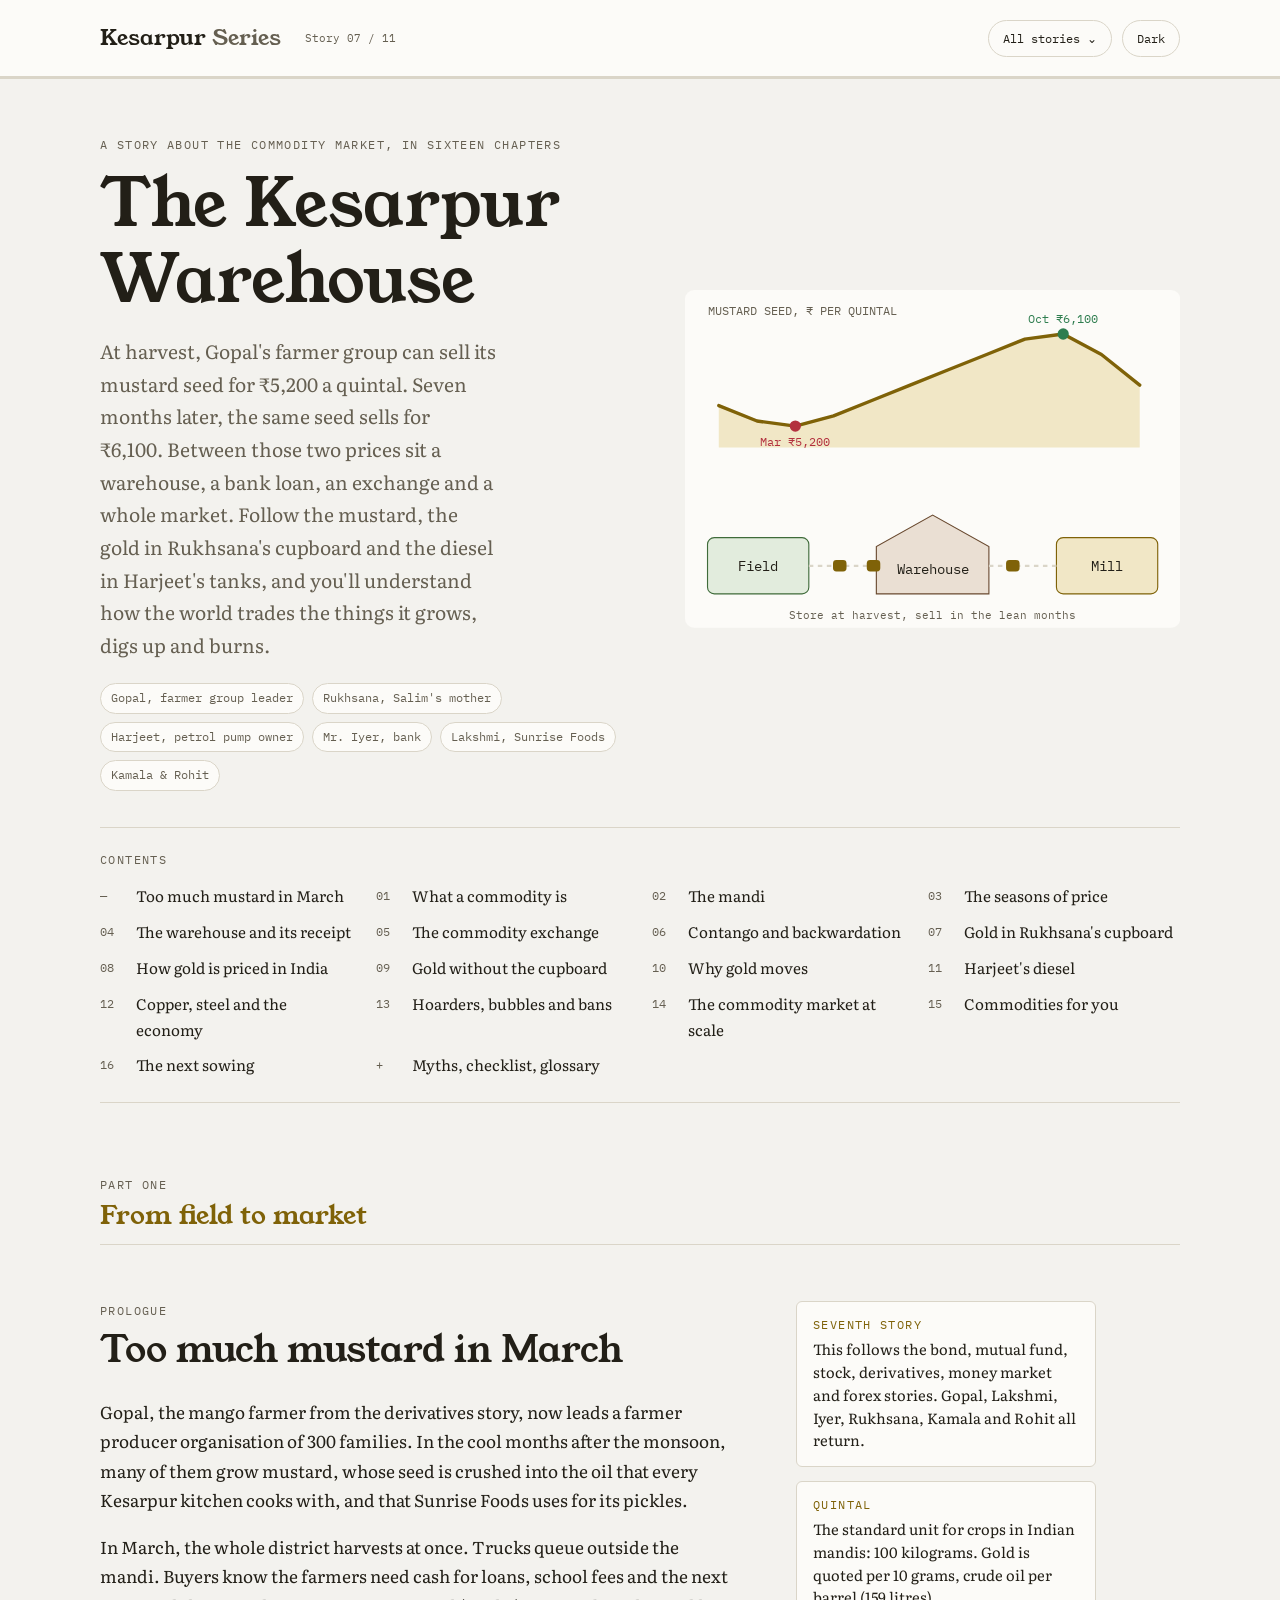
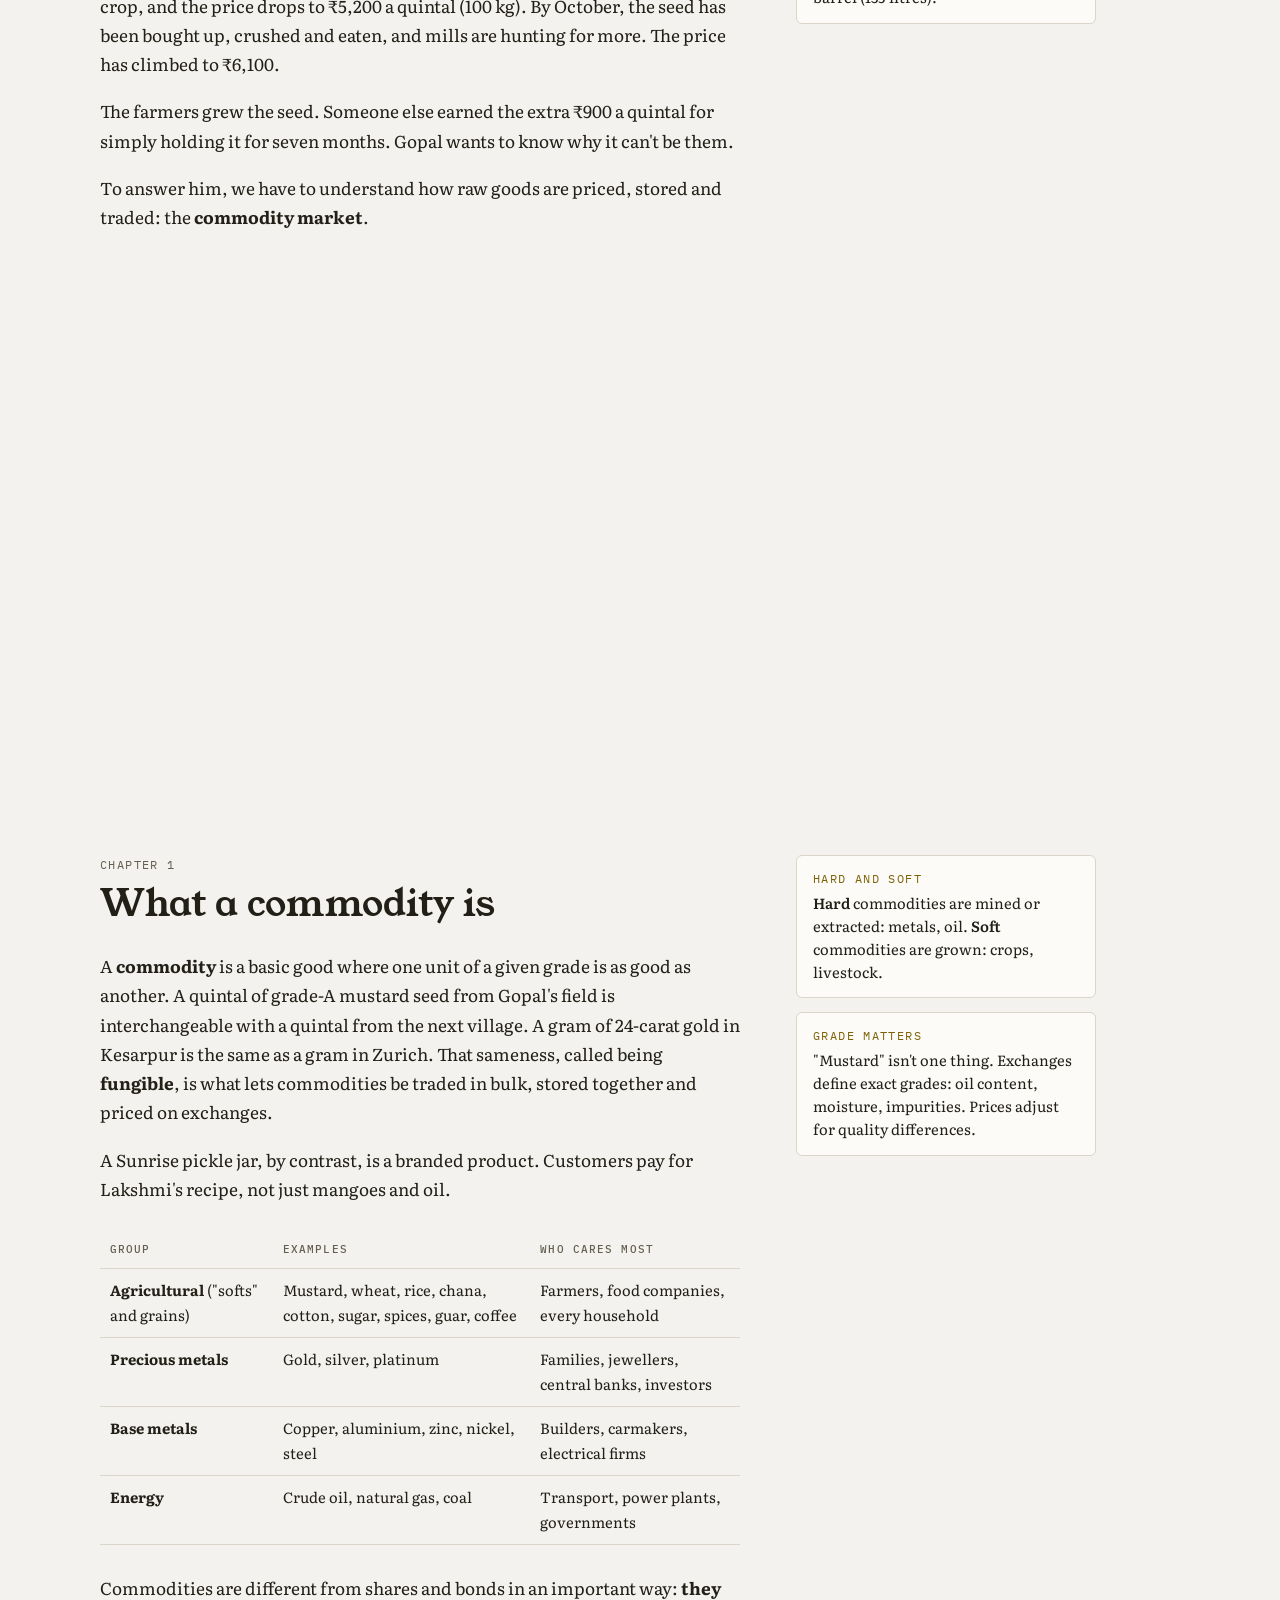
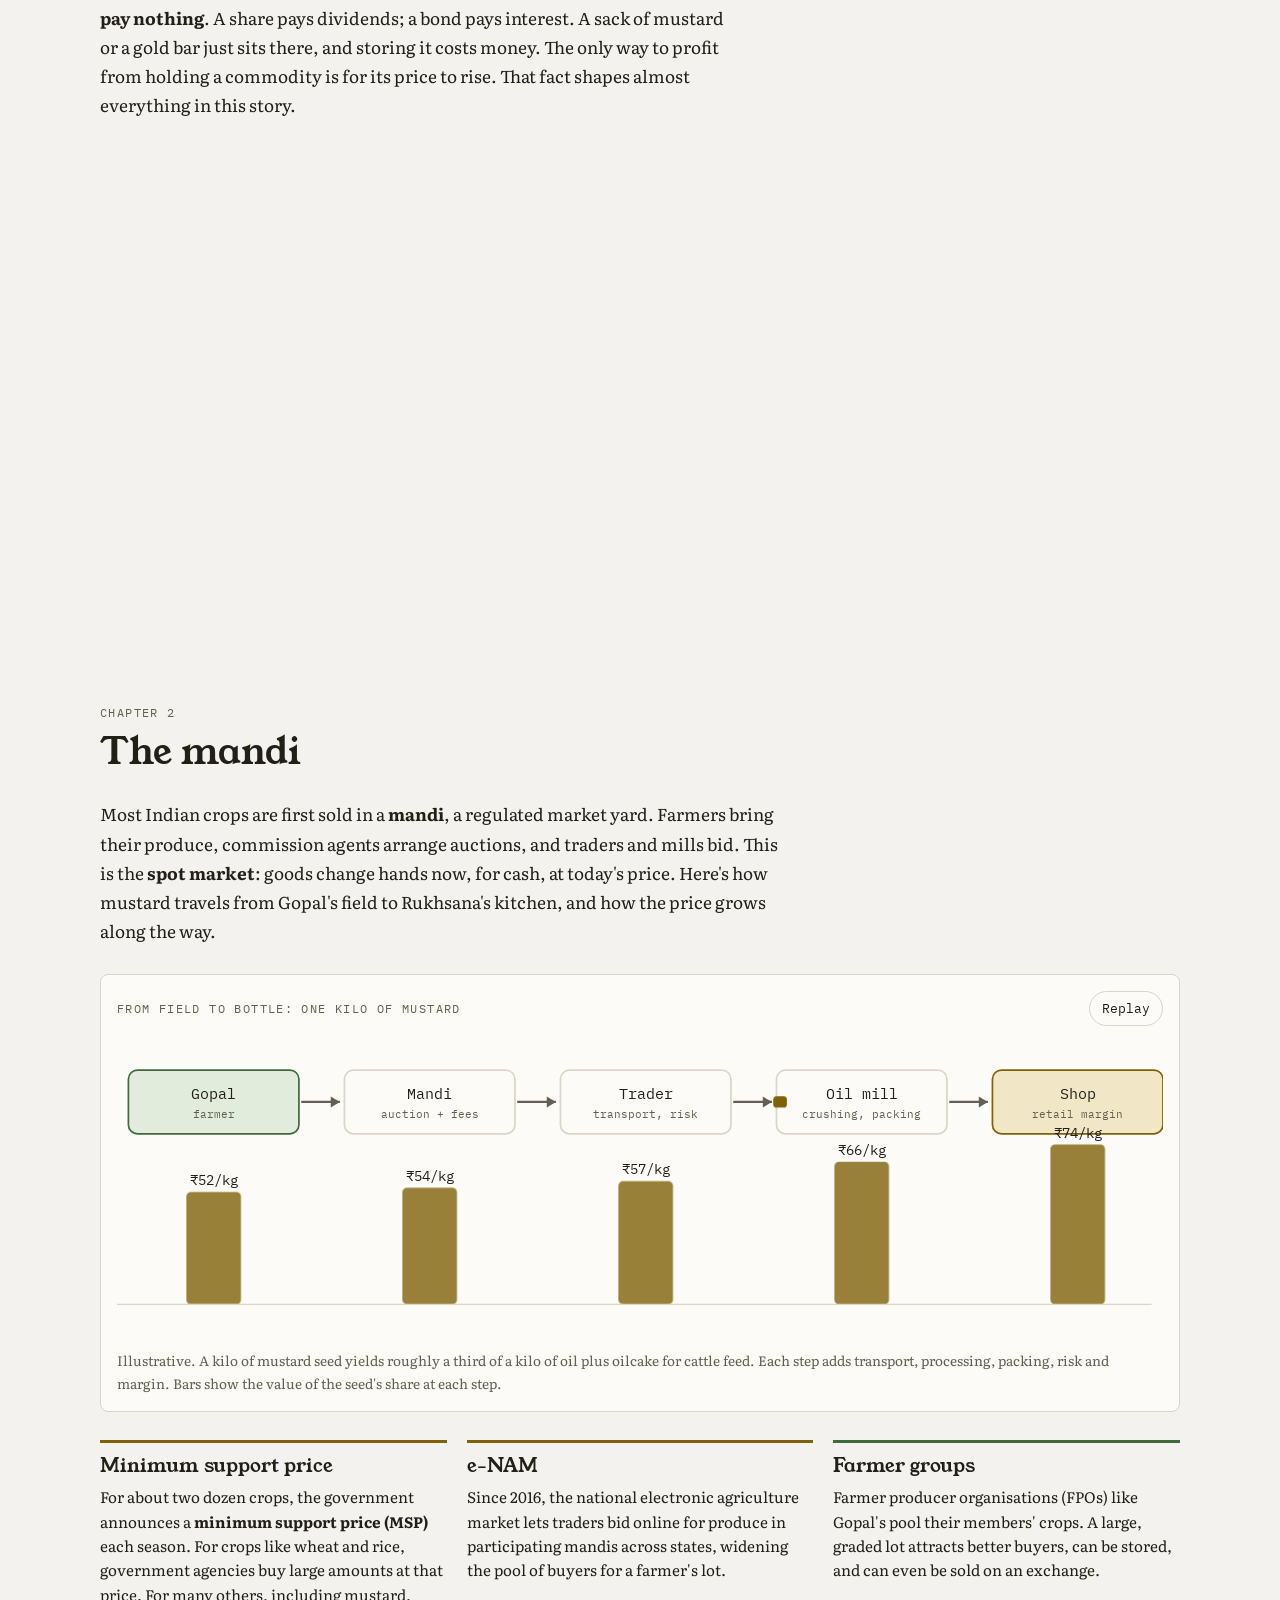
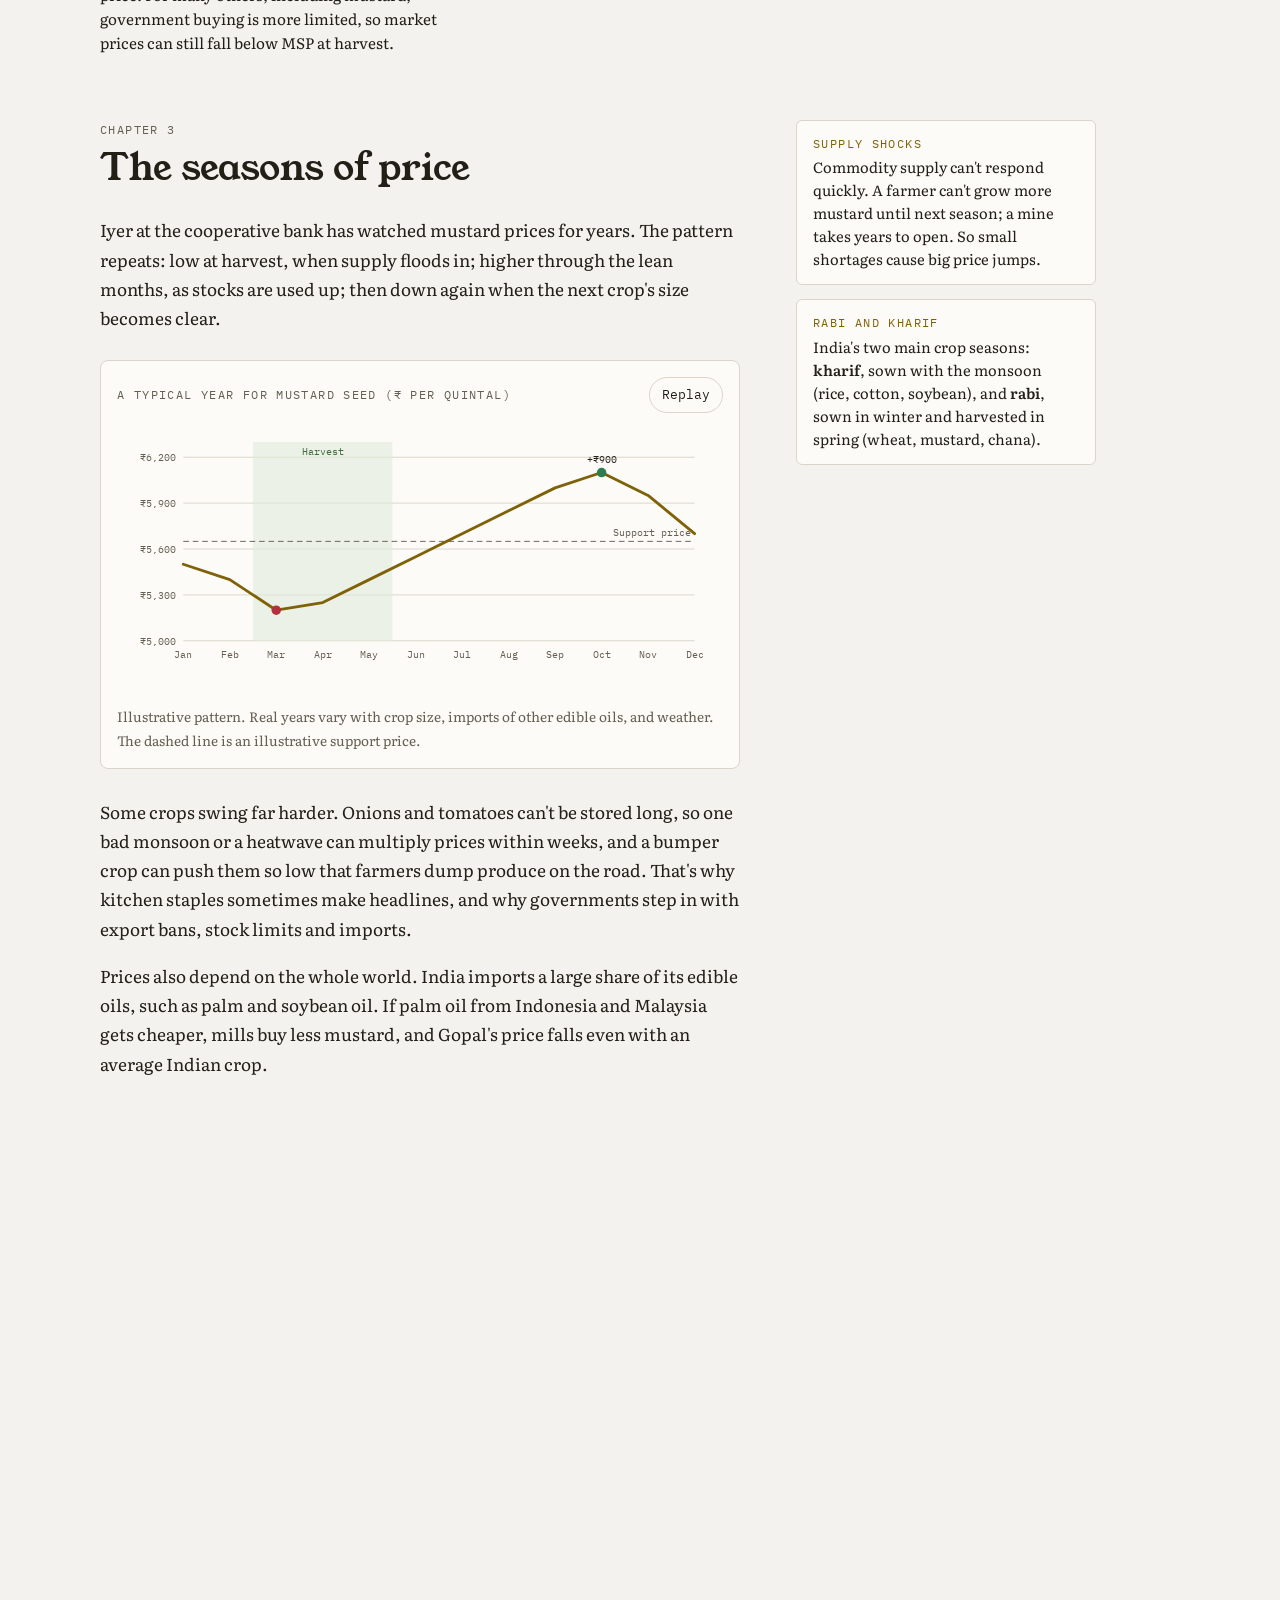
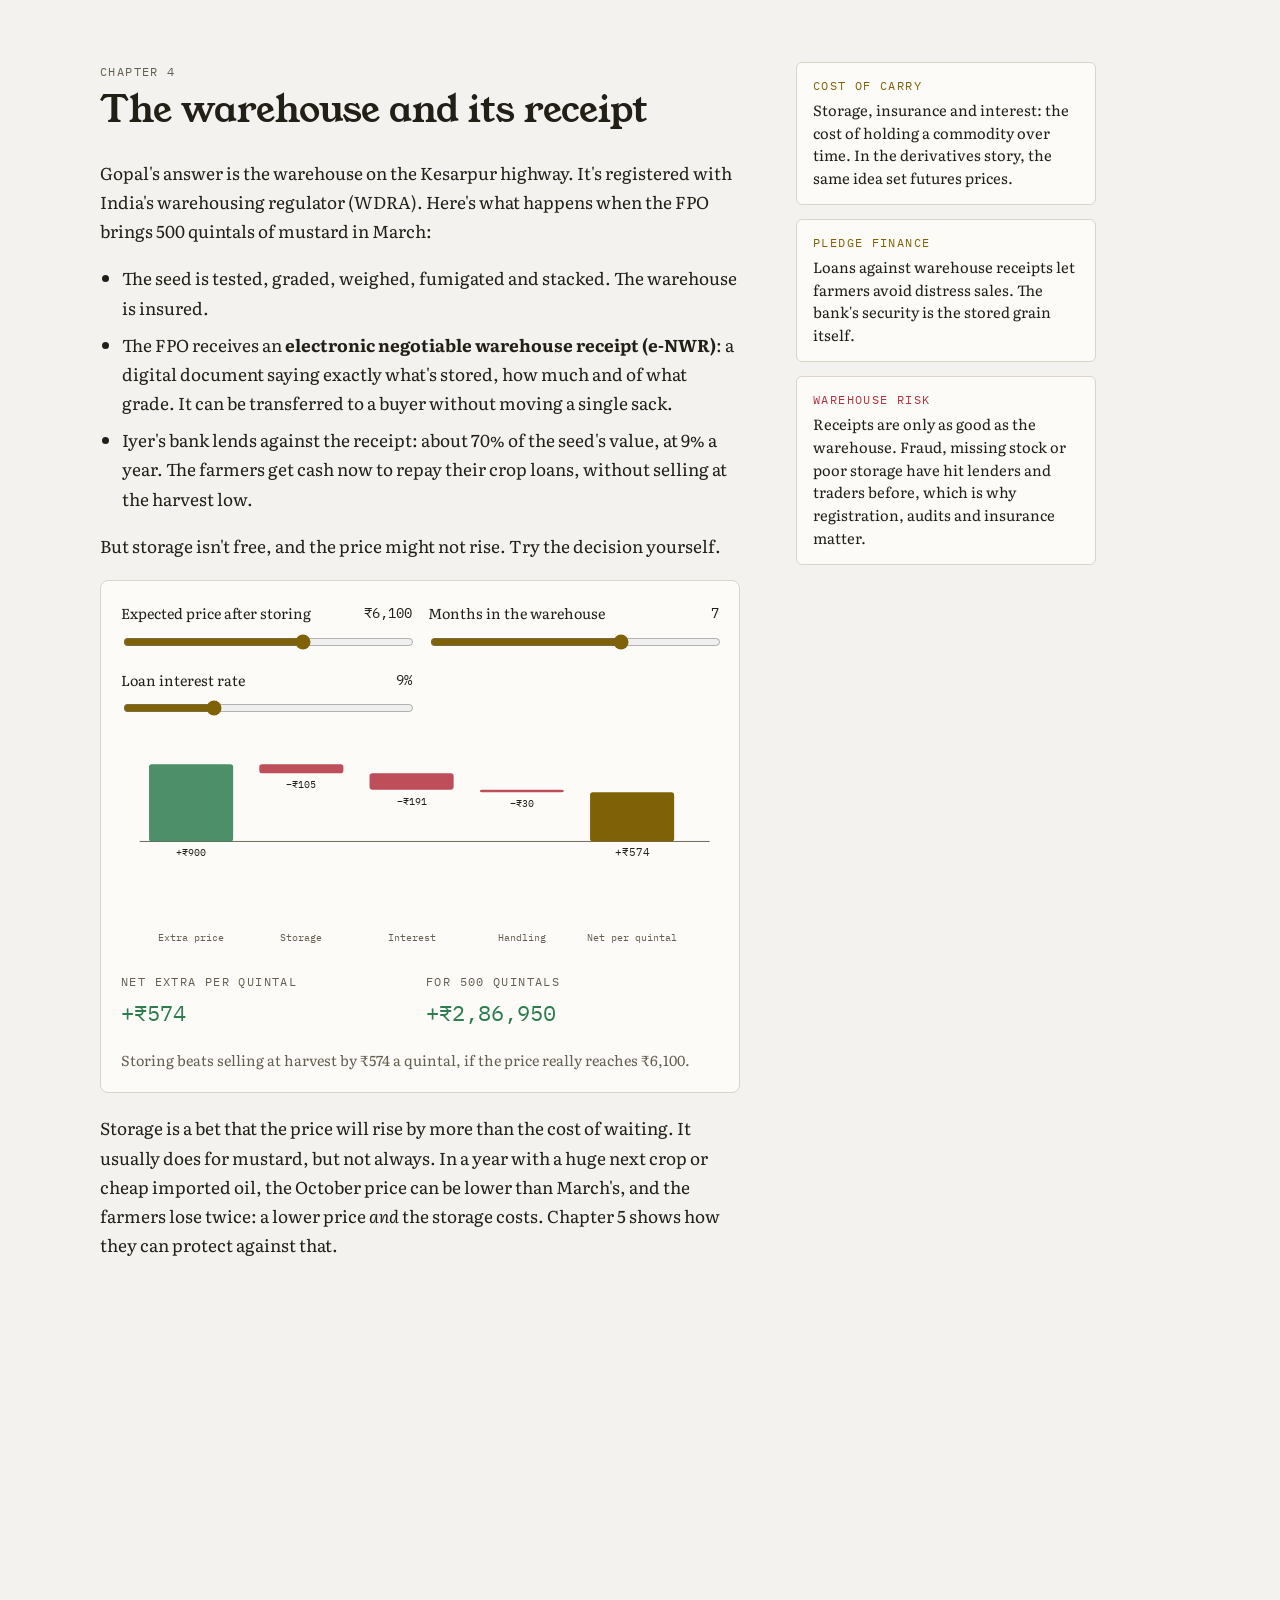
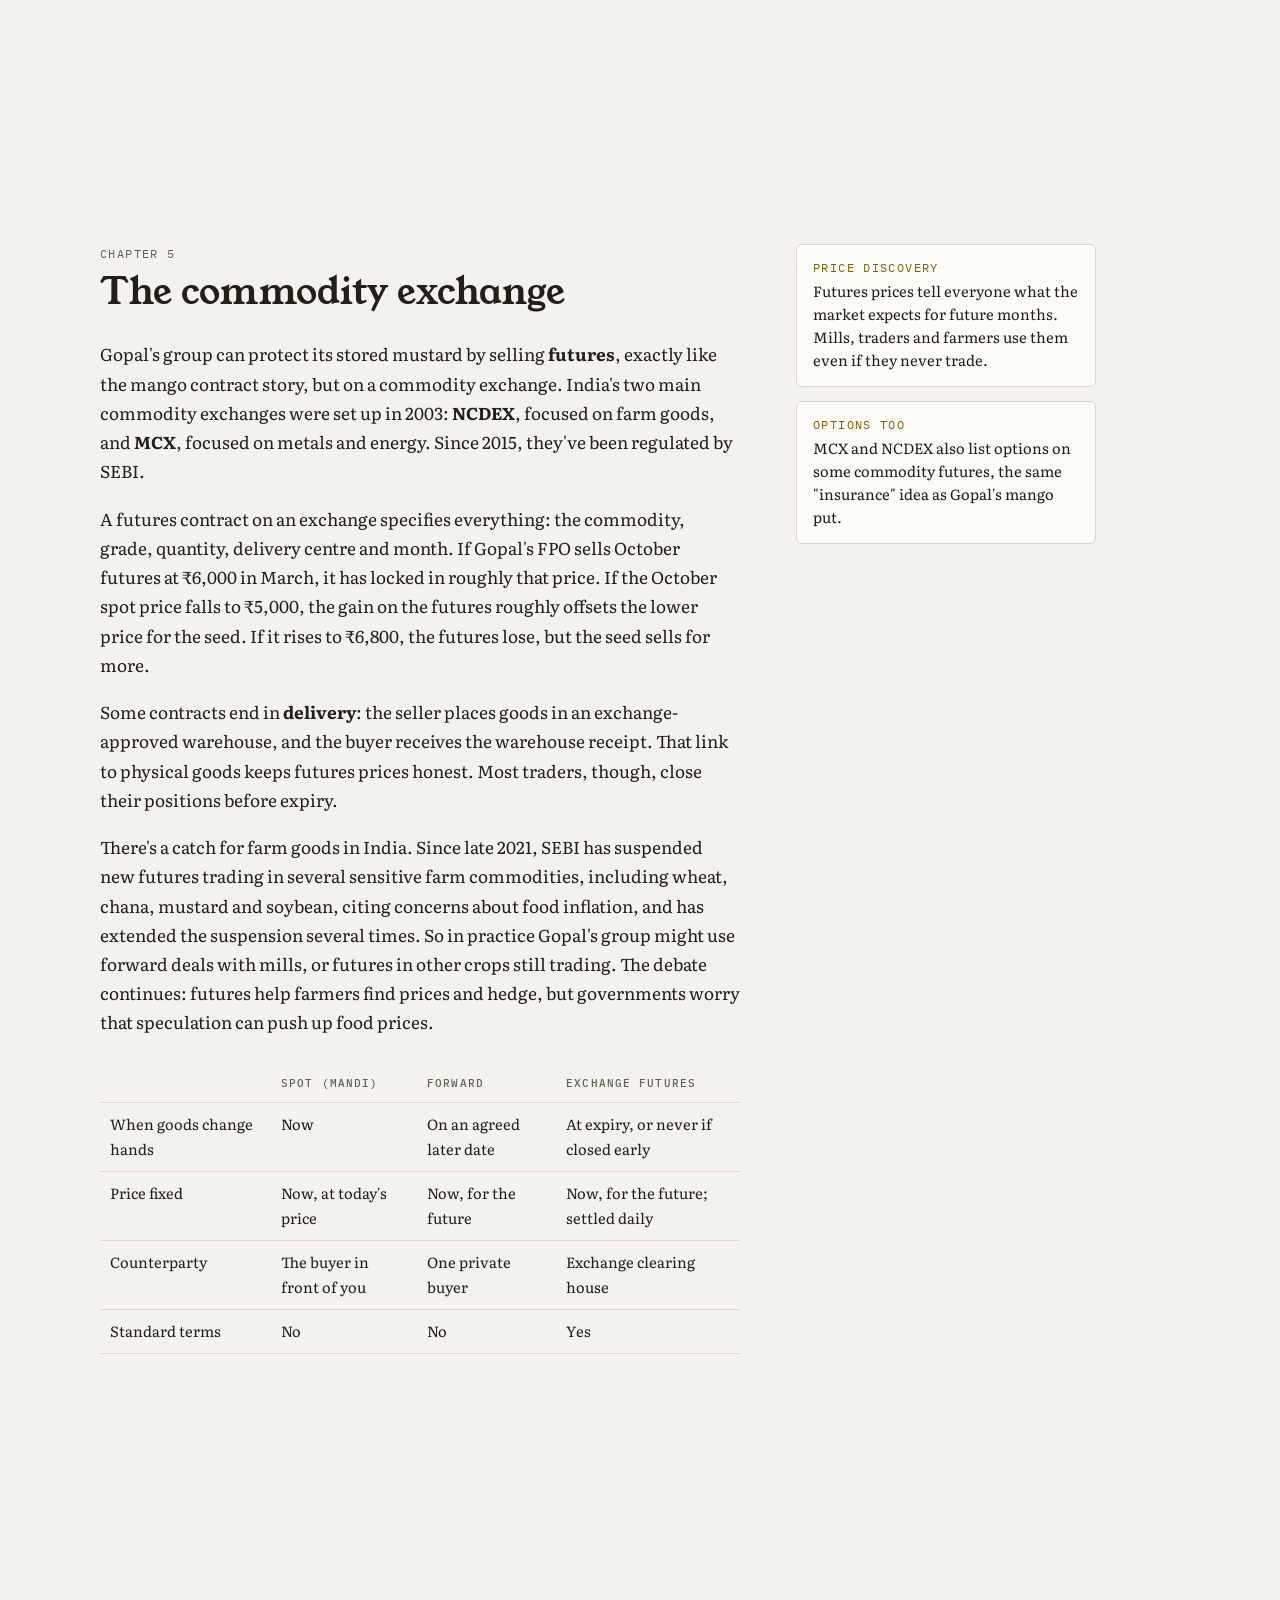
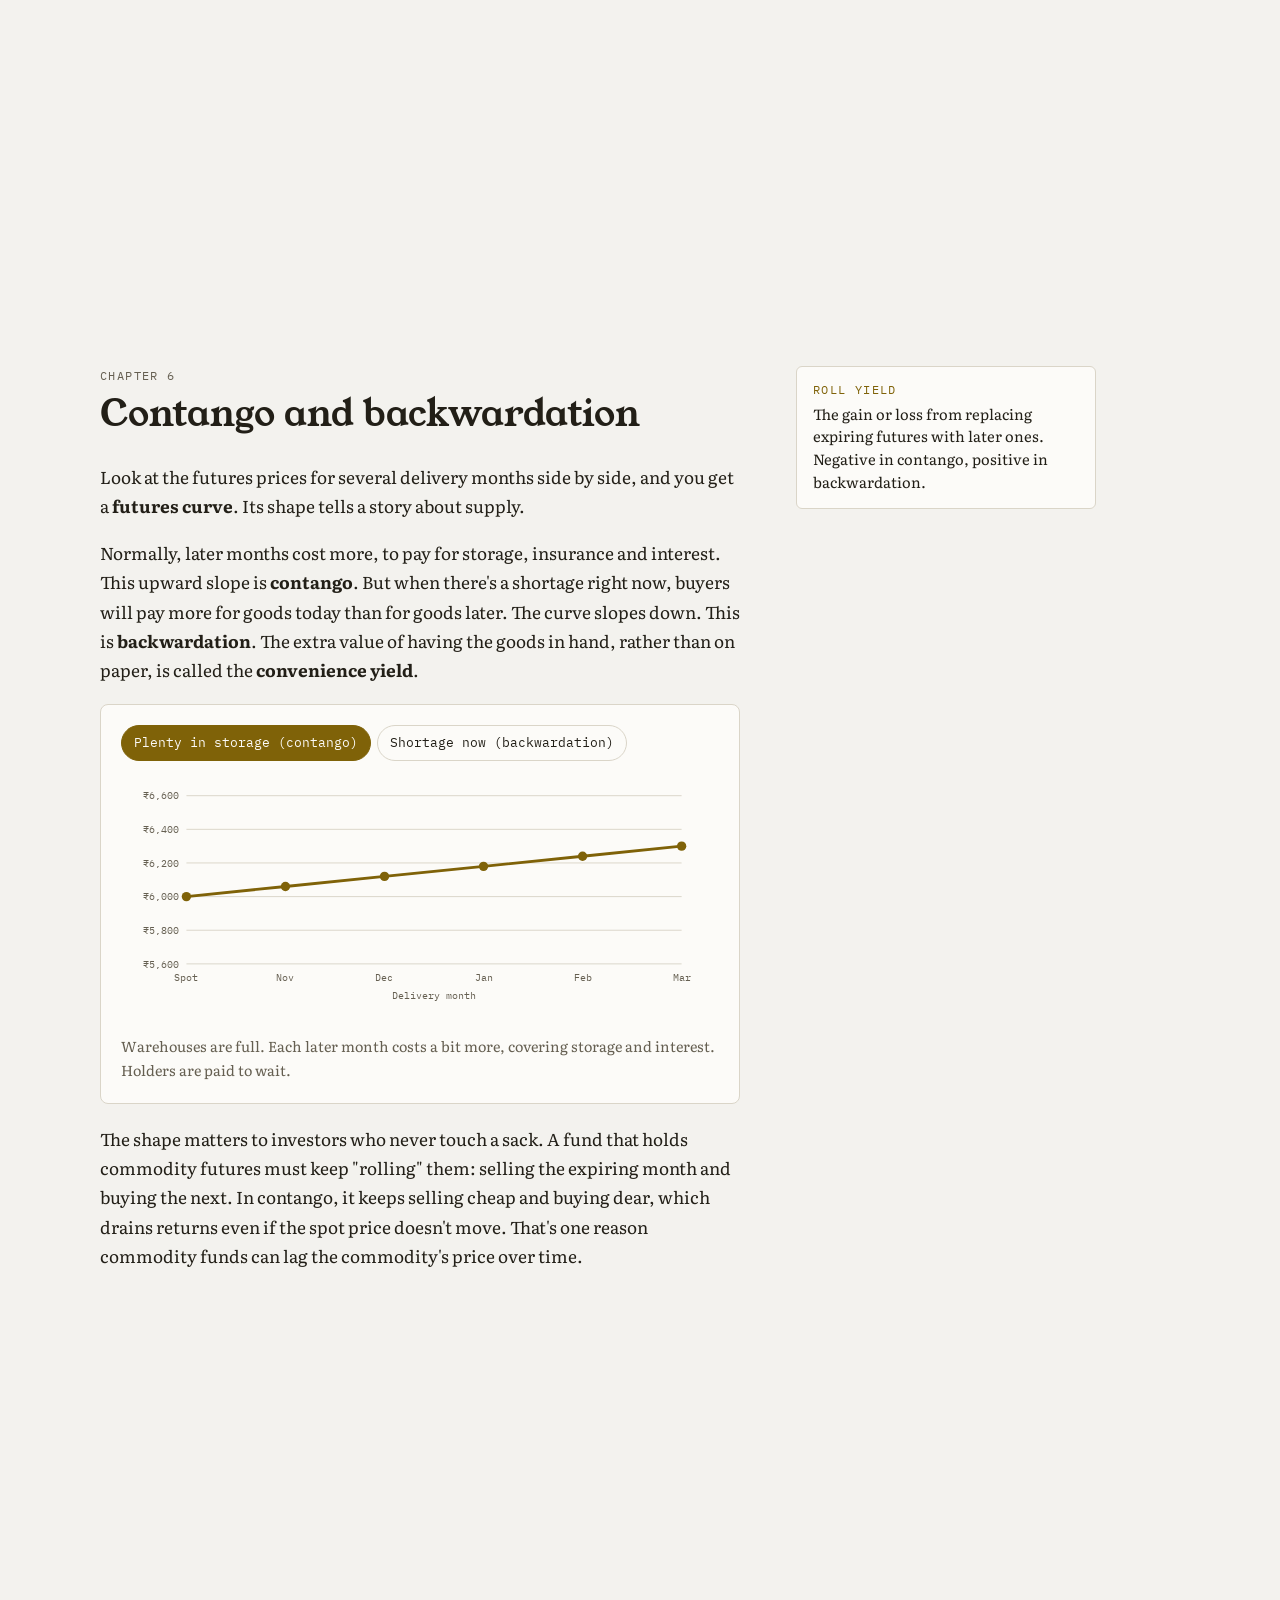
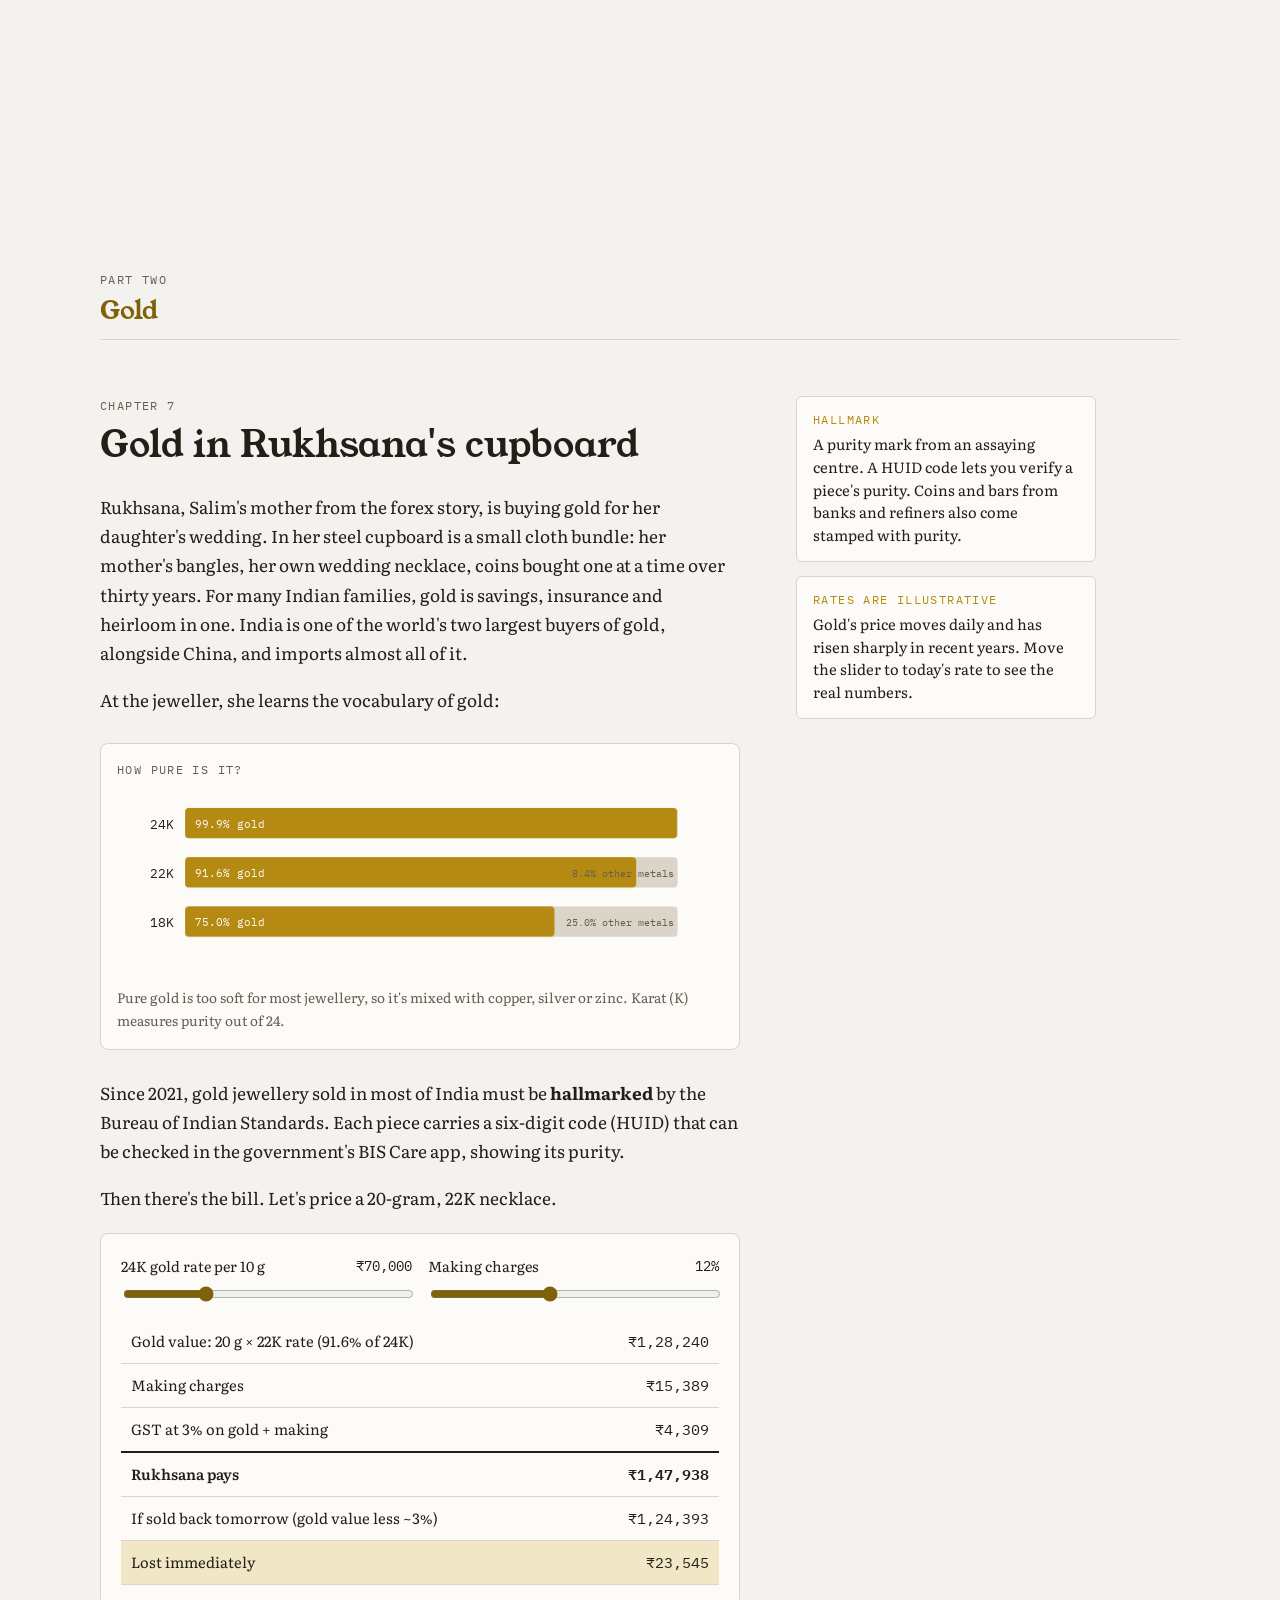
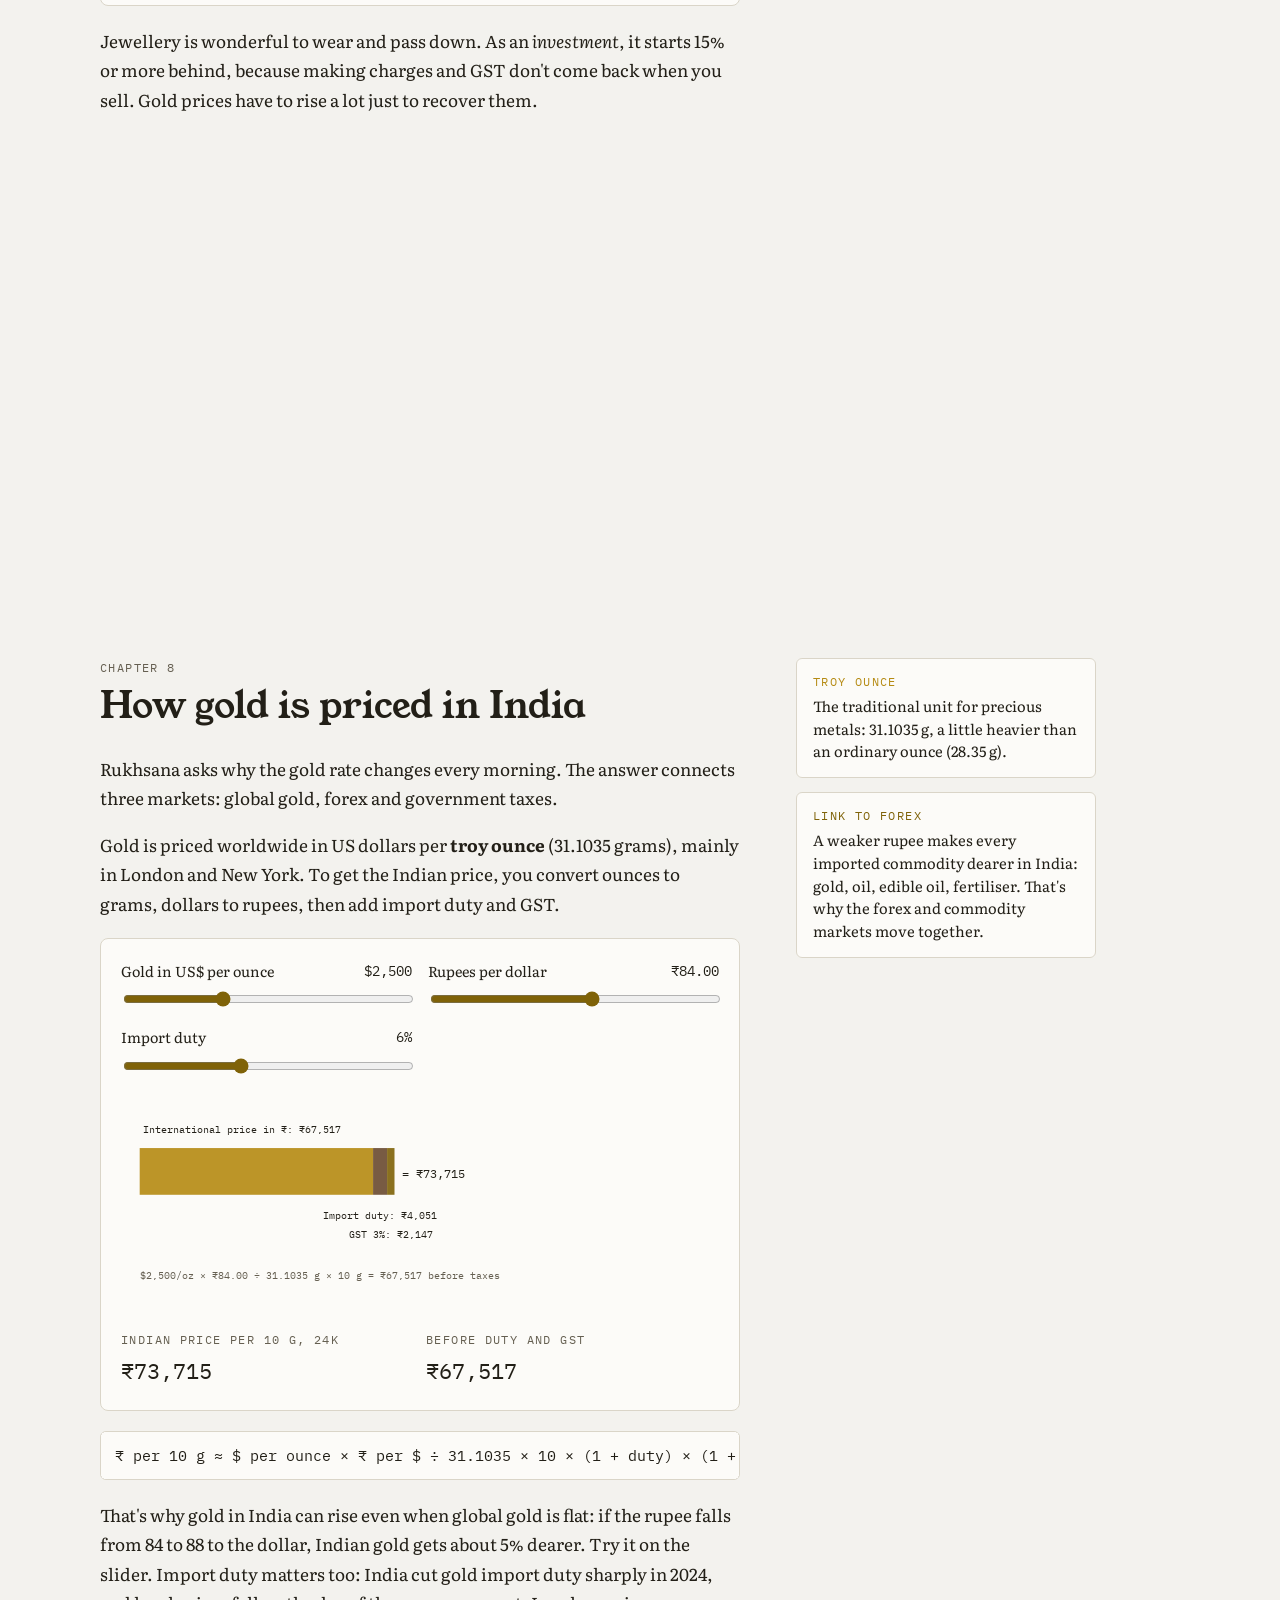
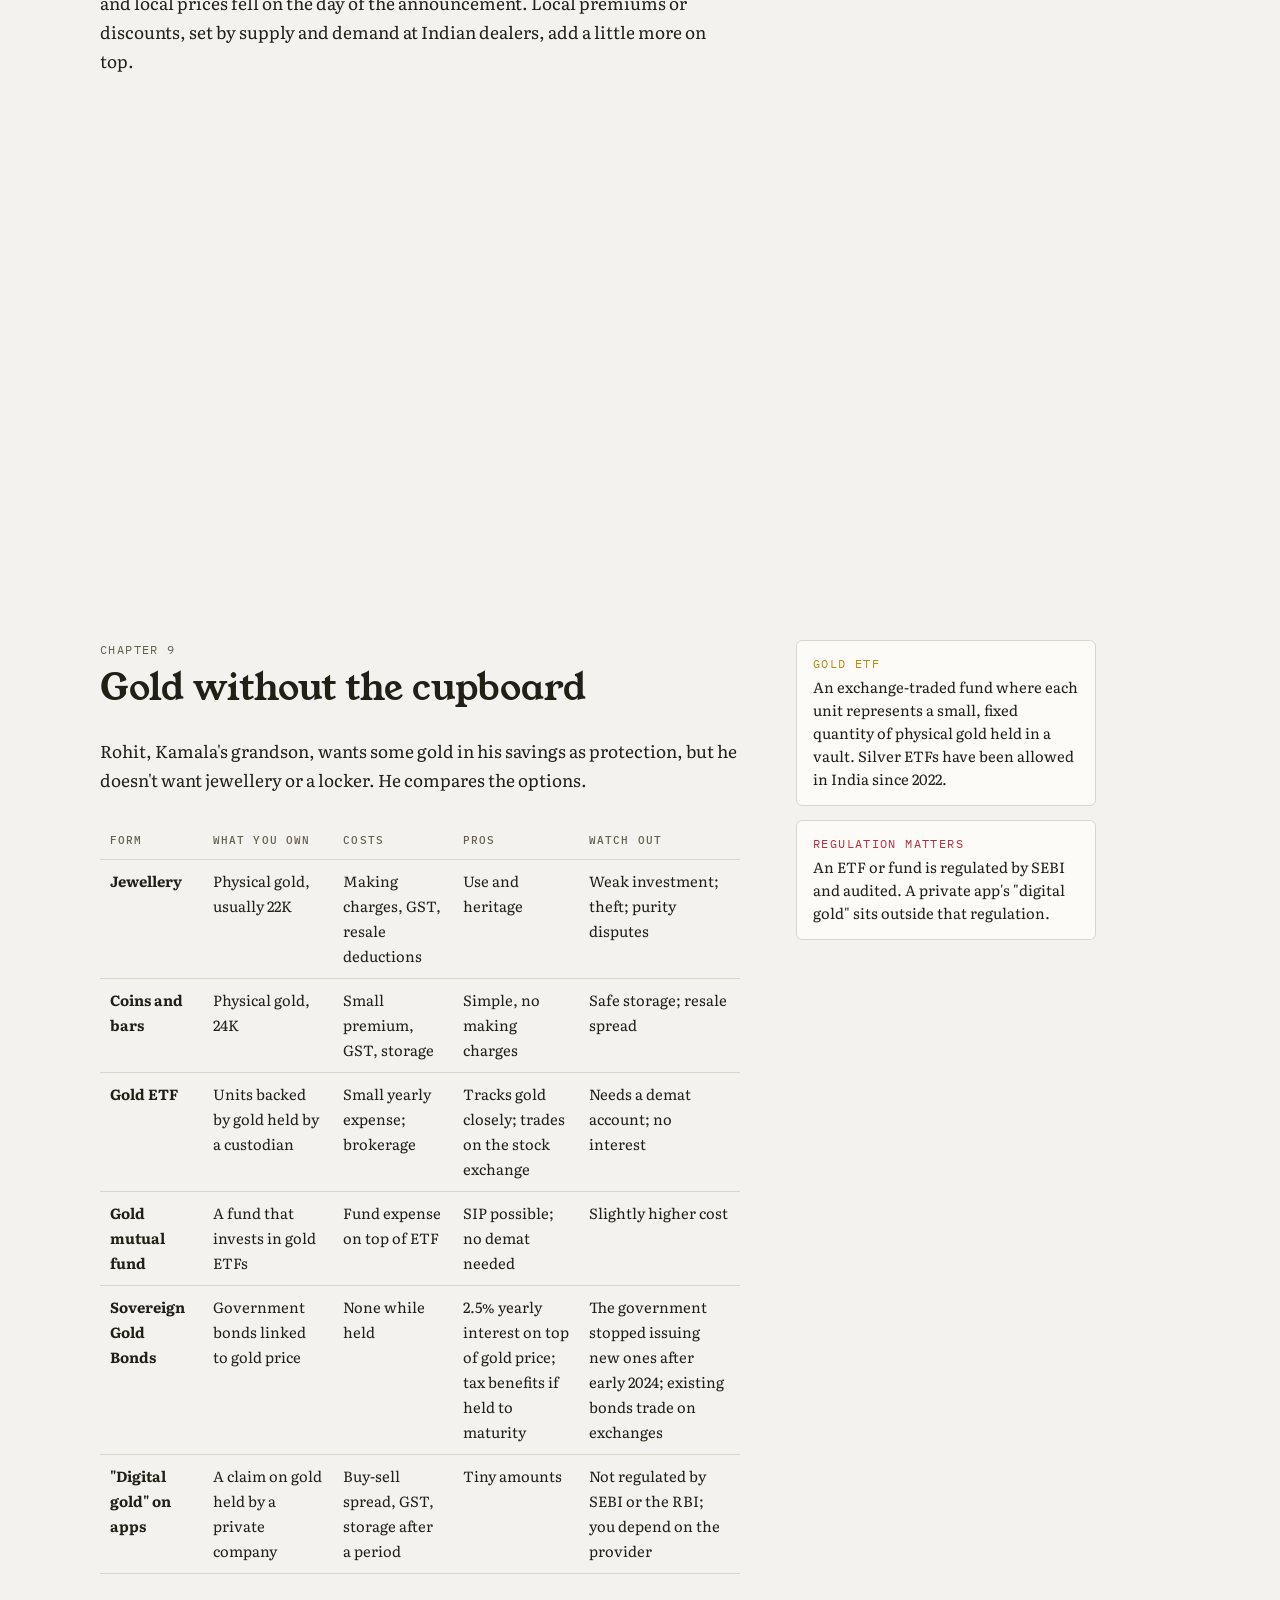
<file: warehouse.html>
<!doctype html><html lang="en"><head><meta charset=utf8><meta name=viewport content="width=device-width,initial-scale=1,viewport-fit=cover"><style>:root{color-scheme:light;box-sizing:border-box;padding-top:env(safe-area-inset-top,0px);padding-bottom:env(safe-area-inset-bottom,0px)}html{scroll-padding-top:env(safe-area-inset-top,0px)}body{margin:0;padding:0;font:14px -apple-system,BlinkMacSystemFont,sans-serif;background:#fff;color:#000}img{max-width:100%}[hidden]:not([hidden=until-found i]){display:none!important}</style><title>The Kesarpur Warehouse</title><meta name="claude:viewport-fit-sides" content="cover"><link rel="preconnect" href="https://fonts.googleapis.com"><link rel="preconnect" href="https://fonts.gstatic.com" crossorigin><link rel="stylesheet" href="https://fonts.googleapis.com/css2?family=Young+Serif&family=Literata:ital,opsz,wght@0,7..72,400;0,7..72,600;1,7..72,400&family=IBM+Plex+Mono:wght@400;500&display=swap"><link rel="stylesheet" href="series.css"><script>try{const t=localStorage.getItem("kesarpur-theme");if(t)document.documentElement.dataset.theme=t}catch(e){}</script></head><body><a class="ks-skip" href="#ks-content">Skip to content</a><div class="ks-header"><nav class="ks-nav" aria-label="Series navigation"><a class="ks-brand" href="index.html">Kesarpur <em>Series</em></a><span class="ks-position">Story 07 / 11</span><div class="ks-actions"><details class="ks-menu"><summary>All stories <span aria-hidden="true">⌄</span></summary><div class="ks-menu-panel"><a href="index.html">Series overview</a><a href="bridge-bond.html"><span>01</span> The Bridge Bond</a><a href="common-pot.html"><span>02</span> The Common Pot</a><a href="pickle-share.html"><span>03</span> The Pickle Share</a><a href="mango-contract.html"><span>04</span> The Mango Contract</a><a href="overnight-loan.html"><span>05</span> The Overnight Loan</a><a href="remittance.html"><span>06</span> The Remittance</a><a href="warehouse.html" aria-current="page"><span>07</span> The Warehouse</a><a href="flat.html"><span>08</span> The Flat</a><a href="ledger.html"><span>09</span> The Ledger</a><a href="safety-net.html"><span>10</span> The Safety Net</a><a href="cold-chain.html"><span>11</span> The Cold Chain</a></div></details><button id="ks-theme" type="button" aria-label="Switch colour theme">Theme</button></div></nav><div class="ks-reading"><i id="ks-progress"></i></div></div><div id="ks-content" tabindex="-1"></div>





<style>
/* Layout: seventh story in the Kesarpur series. Storybook column with a ledger margin; wide interludes and animated diagrams. Mustard accent for crops, gold for gold, earth-brown for oil and metals; green/red reserved for gain/loss. */
:root{
  --bg:#F3F2EE; --paper:#FCFBF8; --ink:#221F17; --muted:#655F51; --rule:#DAD5C8;
  --acc:#7F6208; --acc-soft:#F1E7C6; --gold:#B58A12; --gold-soft:#F6EBC9; --earth:#6A4A30; --earth-soft:#EADFD3; --leaf:#3F6B3A; --leaf-soft:#E2ECDD;
  --up:#2E7D4F; --up-soft:#DDEFE3; --down:#B3313F; --down-soft:#F6DCDF;
  --display:"Young Serif",Georgia,"Times New Roman",serif;
  --body:"Literata",Georgia,"Times New Roman",serif;
  --mono:"IBM Plex Mono",ui-monospace,Menlo,Consolas,monospace;
}
@media (prefers-color-scheme:dark){:root:not([data-theme="light"]){
  --bg:#14130F; --paper:#1D1B15; --ink:#EEE9DD; --muted:#ABA392; --rule:#37332A;
  --acc:#E1C15A; --acc-soft:#352C12; --gold:#F0C858; --gold-soft:#3A2F12; --earth:#D3A882; --earth-soft:#33261C; --leaf:#9CC994; --leaf-soft:#1F2D1C;
  --up:#7CD39E; --up-soft:#1B3325; --down:#F38C97; --down-soft:#3F1E22; color-scheme:dark}}
:root[data-theme="dark"]{
  --bg:#14130F; --paper:#1D1B15; --ink:#EEE9DD; --muted:#ABA392; --rule:#37332A;
  --acc:#E1C15A; --acc-soft:#352C12; --gold:#F0C858; --gold-soft:#3A2F12; --earth:#D3A882; --earth-soft:#33261C; --leaf:#9CC994; --leaf-soft:#1F2D1C;
  --up:#7CD39E; --up-soft:#1B3325; --down:#F38C97; --down-soft:#3F1E22; color-scheme:dark}

*{box-sizing:border-box}
html{scroll-behavior:smooth}
body{background:var(--bg);color:var(--ink);font-family:var(--body);font-size:1.075rem;line-height:1.7;
  padding-left:max(16px,env(safe-area-inset-left,0px));padding-right:max(16px,env(safe-area-inset-right,0px))}
.wrap{max-width:1080px;margin:0 auto;padding-block:48px 96px}
h1,h2,h3{font-family:var(--display);font-weight:400;text-wrap:balance;line-height:1.15;margin:0}
p{margin:0}
ul,ol{margin:0;padding-left:1.25em;display:flex;flex-direction:column;gap:.45em}
.num,.mono{font-family:var(--mono);font-variant-numeric:tabular-nums}
.label{font-family:var(--mono);font-size:.72rem;letter-spacing:.12em;text-transform:uppercase;color:var(--muted)}
a{color:var(--acc)}
:focus-visible{outline:2px solid var(--acc);outline-offset:3px}
h3.sub-h{font-size:1.35rem;margin-top:.7em}
.up{color:var(--up)} .down{color:var(--down)}

.hero{display:grid;grid-template-columns:1.1fr 1fr;gap:40px;align-items:center;padding-bottom:36px}
.hero h1{font-size:clamp(2.4rem,6vw,4.1rem);margin-top:10px}
.hero .lede{margin-top:18px;font-size:1.2rem;color:var(--muted);max-width:36ch}
.hero .cast{margin-top:22px;display:flex;flex-wrap:wrap;gap:8px}
.chip{font-family:var(--mono);font-size:.75rem;padding:4px 10px;border:1px solid var(--rule);border-radius:999px;color:var(--muted);background:var(--paper)}
.hero svg{width:100%;height:auto;display:block}

.toc{border-block:1px solid var(--rule);padding-block:22px;display:flex;flex-direction:column;gap:12px}
.toc ol{list-style:none;padding:0;display:grid;grid-template-columns:repeat(auto-fill,minmax(230px,1fr));gap:6px 24px}
.toc a{text-decoration:none;color:var(--ink);display:flex;gap:10px;font-size:.95rem;padding-block:2px}
.toc a span{font-family:var(--mono);font-size:.75rem;color:var(--muted);min-width:2.2em;padding-top:3px}
.toc a:hover{color:var(--acc)}
.part{padding-top:72px;display:flex;flex-direction:column;gap:6px;border-bottom:1px solid var(--rule);padding-bottom:14px}
.part h2{font-size:clamp(1.3rem,2.6vw,1.6rem);color:var(--acc)}

.chapter{display:grid;grid-template-columns:minmax(0,640px) minmax(0,300px);gap:20px 56px;padding-block:56px 8px;scroll-margin-top:16px}
.chapter > *{grid-column:1}
.chapter > aside{grid-column:2;grid-row:1 / span 30}
.chapter > header{grid-row:1}
.chapter header{display:flex;flex-direction:column;gap:8px;margin-bottom:6px}
.chapter h2{font-size:clamp(1.7rem,3.6vw,2.3rem)}
.chapter.wide{grid-template-columns:minmax(0,1fr)}
.chapter.wide > *{grid-column:1}
.chapter.wide .prose{max-width:68ch}
.prose{display:flex;flex-direction:column;gap:1.05em}
.say{border-left:2px solid var(--rule);padding-left:16px;font-style:italic}
.say b{font-style:normal;font-weight:600;font-family:var(--mono);font-size:.78rem;letter-spacing:.06em;text-transform:uppercase;color:var(--muted);display:block}
.formula{font-family:var(--mono);font-size:.92rem;background:var(--paper);border:1px solid var(--rule);border-radius:6px;padding:12px 14px;overflow-x:auto;white-space:pre;line-height:1.6}

aside{display:flex;flex-direction:column;gap:14px;align-self:start}
.note{background:var(--paper);border:1px solid var(--rule);border-radius:6px;padding:14px 16px;font-size:.92rem;line-height:1.55}
.note .label{display:block;margin-bottom:4px;color:var(--acc)}
.note.gold .label{color:var(--gold)}
.note.earth .label{color:var(--earth)}
.note.risk .label{color:var(--down)}
.note dfn{font-style:normal;font-weight:600}

figure{margin:8px 0;display:flex;flex-direction:column;gap:10px}
figcaption{font-size:.85rem;color:var(--muted)}
.scroll{overflow-x:auto}
svg text{font-family:var(--mono)}
.fig-card{background:var(--paper);border:1px solid var(--rule);border-radius:8px;padding:16px;display:flex;flex-direction:column;gap:10px}
.fig-head{display:flex;justify-content:space-between;align-items:center;gap:10px;flex-wrap:wrap}
.legend{display:flex;flex-wrap:wrap;gap:14px;font-size:.82rem;color:var(--muted)}
.legend i{display:inline-block;width:14px;height:3px;border-radius:2px;margin-right:6px;vertical-align:middle}

table{border-collapse:collapse;width:100%;font-size:.92rem}
th,td{text-align:left;padding:9px 10px;border-bottom:1px solid var(--rule);vertical-align:top}
th{font-family:var(--mono);font-size:.7rem;letter-spacing:.1em;text-transform:uppercase;color:var(--muted);font-weight:500}
td.num,th.num{text-align:right;font-family:var(--mono);font-variant-numeric:tabular-nums}
tr.total td{border-top:2px solid var(--ink);font-weight:600}
tr.hl td{background:var(--acc-soft)}

.panel{background:var(--paper);border:1px solid var(--rule);border-radius:8px;padding:20px;display:flex;flex-direction:column;gap:16px}
.controls{display:grid;grid-template-columns:repeat(auto-fit,minmax(200px,1fr));gap:16px}
.ctrl{display:flex;flex-direction:column;gap:6px}
.ctrl label{display:flex;justify-content:space-between;gap:8px;font-size:.9rem}
.ctrl output{font-family:var(--mono)}
input[type=range]{width:100%;accent-color:var(--acc)}
.readout{display:grid;grid-template-columns:repeat(auto-fit,minmax(150px,1fr));gap:12px}
.readout div{display:flex;flex-direction:column;gap:2px}
.readout .big{font-family:var(--mono);font-size:1.4rem;font-variant-numeric:tabular-nums}
.seg{display:flex;flex-wrap:wrap;gap:6px}
.seg button{font:inherit;font-family:var(--mono);font-size:.8rem;padding:6px 12px;border-radius:999px;border:1px solid var(--rule);background:transparent;color:var(--ink);cursor:pointer}
.seg button[aria-pressed="true"]{background:var(--acc);border-color:var(--acc);color:var(--paper)}

.cols{display:grid;grid-template-columns:repeat(auto-fit,minmax(260px,1fr));gap:20px}
.col{display:flex;flex-direction:column;gap:8px;font-size:.95rem;line-height:1.6;min-width:0;border-top:3px solid var(--acc);padding-top:12px}
.col.g{border-color:var(--gold)} .col.e{border-color:var(--earth)} .col.l{border-color:var(--leaf)} .col.d{border-color:var(--down)} .col.m{border-color:var(--muted)}
.col h3{font-size:1.2rem}
.risks{display:flex;flex-direction:column}
.risk-row{display:grid;grid-template-columns:170px minmax(0,1fr);gap:16px;padding-block:12px;border-bottom:1px solid var(--rule);font-size:.95rem}
.risk-row strong{font-family:var(--display);font-weight:400;font-size:1.05rem;color:var(--down)}

.myths{display:grid;grid-template-columns:repeat(auto-fit,minmax(280px,1fr));gap:16px}
.myth{background:var(--paper);border:1px solid var(--rule);border-radius:6px;padding:16px;display:flex;flex-direction:column;gap:8px;font-size:.94rem;line-height:1.6}
.myth .m{font-family:var(--display);font-size:1.1rem;color:var(--down)}
.myth .m::before{content:"Myth  ";font-family:var(--mono);font-size:.68rem;letter-spacing:.12em;text-transform:uppercase;color:var(--muted)}
.gloss{display:grid;grid-template-columns:repeat(auto-fit,minmax(300px,1fr));gap:4px 32px;margin:0}
.gloss div{padding-block:10px;border-bottom:1px solid var(--rule);font-size:.93rem;line-height:1.55}
.gloss dt{font-weight:600}
.gloss dd{margin:2px 0 0;color:var(--muted)}
.check{list-style:none;padding:0;display:grid;grid-template-columns:repeat(auto-fit,minmax(300px,1fr));gap:10px 28px}
.check li{display:grid;grid-template-columns:22px minmax(0,1fr);gap:8px;font-size:.95rem}
.check li::before{content:"";width:14px;height:14px;border:1.5px solid var(--acc);border-radius:3px;margin-top:6px}
.recap{padding-block:64px 0;display:flex;flex-direction:column;gap:20px}
.disclaimer{font-size:.82rem;color:var(--muted);margin-top:28px;max-width:70ch}

.draw{stroke-dasharray:1000;stroke-dashoffset:1000;animation:draw 2.2s ease forwards}
@keyframes draw{to{stroke-dashoffset:0}}
@keyframes grow{from{transform:scaleY(0)}to{transform:scaleY(1)}}
@keyframes growx{from{transform:scaleX(0)}to{transform:scaleX(1)}}
.growy{animation:grow .9s ease both}
.growx{animation:growx .9s ease both}

@media (max-width:860px){
  .hero{grid-template-columns:1fr}
  .chapter{grid-template-columns:minmax(0,1fr)}
  .chapter > aside{grid-column:1;grid-row:auto}
  .risk-row{grid-template-columns:1fr;gap:2px}
}
@media (prefers-reduced-motion:reduce){*{transition:none!important;animation:none!important}html{scroll-behavior:auto}.draw{stroke-dashoffset:0!important}}
</style>

<div class="wrap">

<section class="hero">
  <div>
    <span class="label">A story about the commodity market, in sixteen chapters</span>
    <h1>The Kesarpur Warehouse</h1>
    <p class="lede">At harvest, Gopal's farmer group can sell its mustard seed for ₹5,200 a quintal. Seven months later, the same seed sells for ₹6,100. Between those two prices sit a warehouse, a bank loan, an exchange and a whole market. Follow the mustard, the gold in Rukhsana's cupboard and the diesel in Harjeet's tanks, and you'll understand how the world trades the things it grows, digs up and burns.</p>
    <div class="cast">
      <span class="chip">Gopal, farmer group leader</span>
      <span class="chip">Rukhsana, Salim's mother</span>
      <span class="chip">Harjeet, petrol pump owner</span>
      <span class="chip">Mr. Iyer, bank</span>
      <span class="chip">Lakshmi, Sunrise Foods</span>
      <span class="chip">Kamala &amp; Rohit</span>
    </div>
  </div>
  <figure style="margin:0">
    <svg viewBox="0 0 440 300" role="img" aria-label="Animated diagram: sacks moving from a field to a warehouse and then to the market, under a curve showing price low at harvest and higher months later"><g id="hero"></g></svg>
  </figure>
</section>

<nav class="toc" aria-label="Contents">
  <span class="label">Contents</span>
  <ol>
    <li><a href="#prologue"><span>—</span>Too much mustard in March</a></li>
    <li><a href="#what"><span>01</span>What a commodity is</a></li>
    <li><a href="#mandi"><span>02</span>The mandi</a></li>
    <li><a href="#seasons"><span>03</span>The seasons of price</a></li>
    <li><a href="#warehouse"><span>04</span>The warehouse and its receipt</a></li>
    <li><a href="#exchange"><span>05</span>The commodity exchange</a></li>
    <li><a href="#curve"><span>06</span>Contango and backwardation</a></li>
    <li><a href="#gold"><span>07</span>Gold in Rukhsana's cupboard</a></li>
    <li><a href="#goldprice"><span>08</span>How gold is priced in India</a></li>
    <li><a href="#papergold"><span>09</span>Gold without the cupboard</a></li>
    <li><a href="#goldmoves"><span>10</span>Why gold moves</a></li>
    <li><a href="#oil"><span>11</span>Harjeet's diesel</a></li>
    <li><a href="#metals"><span>12</span>Copper, steel and the economy</a></li>
    <li><a href="#speculation"><span>13</span>Hoarders, bubbles and bans</a></li>
    <li><a href="#market"><span>14</span>The commodity market at scale</a></li>
    <li><a href="#you"><span>15</span>Commodities for you</a></li>
    <li><a href="#epilogue"><span>16</span>The next sowing</a></li>
    <li><a href="#myths"><span>+</span>Myths, checklist, glossary</a></li>
  </ol>
</nav>

<div class="part"><span class="label">Part one</span><h2>From field to market</h2></div>

<section class="chapter" id="prologue">
  <header><span class="label">Prologue</span><h2>Too much mustard in March</h2></header>
  <div class="prose">
    <p>Gopal, the mango farmer from the derivatives story, now leads a farmer producer organisation of 300 families. In the cool months after the monsoon, many of them grow mustard, whose seed is crushed into the oil that every Kesarpur kitchen cooks with, and that Sunrise Foods uses for its pickles.</p>
    <p>In March, the whole district harvests at once. Trucks queue outside the mandi. Buyers know the farmers need cash for loans, school fees and the next crop, and the price drops to ₹5,200 a quintal (100 kg). By October, the seed has been bought up, crushed and eaten, and mills are hunting for more. The price has climbed to ₹6,100.</p>
    <p>The farmers grew the seed. Someone else earned the extra ₹900 a quintal for simply holding it for seven months. Gopal wants to know why it can't be them.</p>
    <p>To answer him, we have to understand how raw goods are priced, stored and traded: the <strong>commodity market</strong>.</p>
  </div>
  <aside>
    <div class="note"><span class="label">Seventh story</span>This follows the bond, mutual fund, stock, derivatives, money market and forex stories. Gopal, Lakshmi, Iyer, Rukhsana, Kamala and Rohit all return.</div>
    <div class="note"><span class="label">Quintal</span>The standard unit for crops in Indian mandis: 100 kilograms. Gold is quoted per 10 grams, crude oil per barrel (159 litres).</div>
  </aside>
</section>

<section class="chapter" id="what">
  <header><span class="label">Chapter 1</span><h2>What a commodity is</h2></header>
  <div class="prose">
    <p>A <strong>commodity</strong> is a basic good where one unit of a given grade is as good as another. A quintal of grade-A mustard seed from Gopal's field is interchangeable with a quintal from the next village. A gram of 24-carat gold in Kesarpur is the same as a gram in Zurich. That sameness, called being <strong>fungible</strong>, is what lets commodities be traded in bulk, stored together and priced on exchanges.</p>
    <p>A Sunrise pickle jar, by contrast, is a branded product. Customers pay for Lakshmi's recipe, not just mangoes and oil.</p>
  </div>
  <figure>
    <div class="scroll">
      <table>
        <thead><tr><th>Group</th><th>Examples</th><th>Who cares most</th></tr></thead>
        <tbody>
          <tr><td><strong>Agricultural</strong> ("softs" and grains)</td><td>Mustard, wheat, rice, chana, cotton, sugar, spices, guar, coffee</td><td>Farmers, food companies, every household</td></tr>
          <tr><td><strong>Precious metals</strong></td><td>Gold, silver, platinum</td><td>Families, jewellers, central banks, investors</td></tr>
          <tr><td><strong>Base metals</strong></td><td>Copper, aluminium, zinc, nickel, steel</td><td>Builders, carmakers, electrical firms</td></tr>
          <tr><td><strong>Energy</strong></td><td>Crude oil, natural gas, coal</td><td>Transport, power plants, governments</td></tr>
        </tbody>
      </table>
    </div>
  </figure>
  <div class="prose">
    <p>Commodities are different from shares and bonds in an important way: <strong>they pay nothing</strong>. A share pays dividends; a bond pays interest. A sack of mustard or a gold bar just sits there, and storing it costs money. The only way to profit from holding a commodity is for its price to rise. That fact shapes almost everything in this story.</p>
  </div>
  <aside>
    <div class="note"><span class="label">Hard and soft</span><dfn>Hard</dfn> commodities are mined or extracted: metals, oil. <dfn>Soft</dfn> commodities are grown: crops, livestock.</div>
    <div class="note"><span class="label">Grade matters</span>"Mustard" isn't one thing. Exchanges define exact grades: oil content, moisture, impurities. Prices adjust for quality differences.</div>
  </aside>
</section>

<section class="chapter wide" id="mandi">
  <header><span class="label">Chapter 2</span><h2>The mandi</h2></header>
  <div class="prose">
    <p>Most Indian crops are first sold in a <strong>mandi</strong>, a regulated market yard. Farmers bring their produce, commission agents arrange auctions, and traders and mills bid. This is the <strong>spot market</strong>: goods change hands now, for cash, at today's price. Here's how mustard travels from Gopal's field to Rukhsana's kitchen, and how the price grows along the way.</p>
  </div>
  <figure class="fig-card">
    <div class="fig-head"><span class="label">From field to bottle: one kilo of mustard</span><div class="seg"><button type="button" id="chain-replay">Replay</button></div></div>
    <div class="scroll"><svg viewBox="0 0 920 260" width="100%" style="min-width:760px" role="img" aria-label="Animated supply chain from farmer to mandi to trader to oil mill to shop, with price per kilo of seed-equivalent rising at each step"><g id="chain"></g></svg></div>
    <figcaption>Illustrative. A kilo of mustard seed yields roughly a third of a kilo of oil plus oilcake for cattle feed. Each step adds transport, processing, packing, risk and margin. Bars show the value of the seed's share at each step.</figcaption>
  </figure>
  <div class="cols">
    <div class="col"><h3>Minimum support price</h3><p>For about two dozen crops, the government announces a <strong>minimum support price (MSP)</strong> each season. For crops like wheat and rice, government agencies buy large amounts at that price. For many others, including mustard, government buying is more limited, so market prices can still fall below MSP at harvest.</p></div>
    <div class="col"><h3>e-NAM</h3><p>Since 2016, the national electronic agriculture market lets traders bid online for produce in participating mandis across states, widening the pool of buyers for a farmer's lot.</p></div>
    <div class="col l"><h3>Farmer groups</h3><p>Farmer producer organisations (FPOs) like Gopal's pool their members' crops. A large, graded lot attracts better buyers, can be stored, and can even be sold on an exchange.</p></div>
  </div>
</section>

<section class="chapter" id="seasons">
  <header><span class="label">Chapter 3</span><h2>The seasons of price</h2></header>
  <div class="prose">
    <p>Iyer at the cooperative bank has watched mustard prices for years. The pattern repeats: low at harvest, when supply floods in; higher through the lean months, as stocks are used up; then down again when the next crop's size becomes clear.</p>
  </div>
  <figure class="fig-card">
    <div class="fig-head"><span class="label">A typical year for mustard seed (₹ per quintal)</span><div class="seg"><button type="button" id="season-replay">Replay</button></div></div>
    <div class="scroll"><svg viewBox="0 0 640 280" width="100%" style="min-width:500px" role="img" aria-label="Line chart of mustard prices through the year, lowest at the March harvest and highest around October, with the support price line"><g id="season"></g></svg></div>
    <figcaption>Illustrative pattern. Real years vary with crop size, imports of other edible oils, and weather. The dashed line is an illustrative support price.</figcaption>
  </figure>
  <div class="prose">
    <p>Some crops swing far harder. Onions and tomatoes can't be stored long, so one bad monsoon or a heatwave can multiply prices within weeks, and a bumper crop can push them so low that farmers dump produce on the road. That's why kitchen staples sometimes make headlines, and why governments step in with export bans, stock limits and imports.</p>
    <p>Prices also depend on the whole world. India imports a large share of its edible oils, such as palm and soybean oil. If palm oil from Indonesia and Malaysia gets cheaper, mills buy less mustard, and Gopal's price falls even with an average Indian crop.</p>
  </div>
  <aside>
    <div class="note"><span class="label">Supply shocks</span>Commodity supply can't respond quickly. A farmer can't grow more mustard until next season; a mine takes years to open. So small shortages cause big price jumps.</div>
    <div class="note"><span class="label">Rabi and kharif</span>India's two main crop seasons: <dfn>kharif</dfn>, sown with the monsoon (rice, cotton, soybean), and <dfn>rabi</dfn>, sown in winter and harvested in spring (wheat, mustard, chana).</div>
  </aside>
</section>

<section class="chapter" id="warehouse">
  <header><span class="label">Chapter 4</span><h2>The warehouse and its receipt</h2></header>
  <div class="prose">
    <p>Gopal's answer is the warehouse on the Kesarpur highway. It's registered with India's warehousing regulator (WDRA). Here's what happens when the FPO brings 500 quintals of mustard in March:</p>
    <ul>
      <li>The seed is tested, graded, weighed, fumigated and stacked. The warehouse is insured.</li>
      <li>The FPO receives an <strong>electronic negotiable warehouse receipt (e-NWR)</strong>: a digital document saying exactly what's stored, how much and of what grade. It can be transferred to a buyer without moving a single sack.</li>
      <li>Iyer's bank lends against the receipt: about 70% of the seed's value, at 9% a year. The farmers get cash now to repay their crop loans, without selling at the harvest low.</li>
    </ul>
    <p>But storage isn't free, and the price might not rise. Try the decision yourself.</p>
  </div>
  <div class="panel">
    <div class="controls">
      <div class="ctrl"><label for="w-later">Expected price after storing <output id="w-later-out">₹6,100</output></label><input id="w-later" type="range" min="4600" max="7000" step="50" value="6100"></div>
      <div class="ctrl"><label for="w-months">Months in the warehouse <output id="w-months-out">7</output></label><input id="w-months" type="range" min="1" max="10" step="1" value="7"></div>
      <div class="ctrl"><label for="w-rate">Loan interest rate <output id="w-rate-out">9%</output></label><input id="w-rate" type="range" min="6" max="16" step="0.5" value="9"></div>
    </div>
    <div class="scroll"><svg viewBox="0 0 640 230" width="100%" style="min-width:480px" role="img" aria-label="Waterfall bars from the harvest price through extra price, minus storage, interest and handling, to the net result per quintal"><g id="wf"></g></svg></div>
    <div class="readout">
      <div><span class="label">Net extra per quintal</span><span class="big" id="w-net">₹574</span></div>
      <div><span class="label">For 500 quintals</span><span class="big" id="w-tot">₹2,87,000</span></div>
    </div>
    <p style="font-size:.9rem;color:var(--muted)" id="w-note"></p>
  </div>
  <div class="prose">
    <p>Storage is a bet that the price will rise by more than the cost of waiting. It usually does for mustard, but not always. In a year with a huge next crop or cheap imported oil, the October price can be lower than March's, and the farmers lose twice: a lower price <em>and</em> the storage costs. Chapter 5 shows how they can protect against that.</p>
  </div>
  <aside>
    <div class="note"><span class="label">Cost of carry</span>Storage, insurance and interest: the cost of holding a commodity over time. In the derivatives story, the same idea set futures prices.</div>
    <div class="note"><span class="label">Pledge finance</span>Loans against warehouse receipts let farmers avoid distress sales. The bank's security is the stored grain itself.</div>
    <div class="note risk"><span class="label">Warehouse risk</span>Receipts are only as good as the warehouse. Fraud, missing stock or poor storage have hit lenders and traders before, which is why registration, audits and insurance matter.</div>
  </aside>
</section>

<section class="chapter" id="exchange">
  <header><span class="label">Chapter 5</span><h2>The commodity exchange</h2></header>
  <div class="prose">
    <p>Gopal's group can protect its stored mustard by selling <strong>futures</strong>, exactly like the mango contract story, but on a commodity exchange. India's two main commodity exchanges were set up in 2003: <strong>NCDEX</strong>, focused on farm goods, and <strong>MCX</strong>, focused on metals and energy. Since 2015, they've been regulated by SEBI.</p>
    <p>A futures contract on an exchange specifies everything: the commodity, grade, quantity, delivery centre and month. If Gopal's FPO sells October futures at ₹6,000 in March, it has locked in roughly that price. If the October spot price falls to ₹5,000, the gain on the futures roughly offsets the lower price for the seed. If it rises to ₹6,800, the futures lose, but the seed sells for more.</p>
    <p>Some contracts end in <strong>delivery</strong>: the seller places goods in an exchange-approved warehouse, and the buyer receives the warehouse receipt. That link to physical goods keeps futures prices honest. Most traders, though, close their positions before expiry.</p>
    <p>There's a catch for farm goods in India. Since late 2021, SEBI has suspended new futures trading in several sensitive farm commodities, including wheat, chana, mustard and soybean, citing concerns about food inflation, and has extended the suspension several times. So in practice Gopal's group might use forward deals with mills, or futures in other crops still trading. The debate continues: futures help farmers find prices and hedge, but governments worry that speculation can push up food prices.</p>
  </div>
  <figure>
    <div class="scroll">
      <table>
        <thead><tr><th></th><th>Spot (mandi)</th><th>Forward</th><th>Exchange futures</th></tr></thead>
        <tbody>
          <tr><td>When goods change hands</td><td>Now</td><td>On an agreed later date</td><td>At expiry, or never if closed early</td></tr>
          <tr><td>Price fixed</td><td>Now, at today's price</td><td>Now, for the future</td><td>Now, for the future; settled daily</td></tr>
          <tr><td>Counterparty</td><td>The buyer in front of you</td><td>One private buyer</td><td>Exchange clearing house</td></tr>
          <tr><td>Standard terms</td><td>No</td><td>No</td><td>Yes</td></tr>
        </tbody>
      </table>
    </div>
  </figure>
  <aside>
    <div class="note"><span class="label">Price discovery</span>Futures prices tell everyone what the market expects for future months. Mills, traders and farmers use them even if they never trade.</div>
    <div class="note"><span class="label">Options too</span>MCX and NCDEX also list options on some commodity futures, the same "insurance" idea as Gopal's mango put.</div>
  </aside>
</section>

<section class="chapter" id="curve">
  <header><span class="label">Chapter 6</span><h2>Contango and backwardation</h2></header>
  <div class="prose">
    <p>Look at the futures prices for several delivery months side by side, and you get a <strong>futures curve</strong>. Its shape tells a story about supply.</p>
    <p>Normally, later months cost more, to pay for storage, insurance and interest. This upward slope is <strong>contango</strong>. But when there's a shortage right now, buyers will pay more for goods today than for goods later. The curve slopes down. This is <strong>backwardation</strong>. The extra value of having the goods in hand, rather than on paper, is called the <strong>convenience yield</strong>.</p>
  </div>
  <div class="panel">
    <div class="seg" role="group" aria-label="Choose market condition" id="curve-mode">
      <button type="button" data-v="contango" aria-pressed="true">Plenty in storage (contango)</button>
      <button type="button" data-v="back" aria-pressed="false">Shortage now (backwardation)</button>
    </div>
    <div class="scroll"><svg viewBox="0 0 640 250" width="100%" style="min-width:480px" role="img" aria-label="Futures curve for delivery months, sloping up in contango or down in backwardation"><g id="curve-chart"></g></svg></div>
    <p style="font-size:.9rem;color:var(--muted)" id="curve-note"></p>
  </div>
  <div class="prose">
    <p>The shape matters to investors who never touch a sack. A fund that holds commodity futures must keep "rolling" them: selling the expiring month and buying the next. In contango, it keeps selling cheap and buying dear, which drains returns even if the spot price doesn't move. That's one reason commodity funds can lag the commodity's price over time.</p>
  </div>
  <aside>
    <div class="note"><span class="label">Roll yield</span>The gain or loss from replacing expiring futures with later ones. Negative in contango, positive in backwardation.</div>
  </aside>
</section>

<div class="part"><span class="label">Part two</span><h2>Gold</h2></div>

<section class="chapter" id="gold">
  <header><span class="label">Chapter 7</span><h2>Gold in Rukhsana's cupboard</h2></header>
  <div class="prose">
    <p>Rukhsana, Salim's mother from the forex story, is buying gold for her daughter's wedding. In her steel cupboard is a small cloth bundle: her mother's bangles, her own wedding necklace, coins bought one at a time over thirty years. For many Indian families, gold is savings, insurance and heirloom in one. India is one of the world's two largest buyers of gold, alongside China, and imports almost all of it.</p>
    <p>At the jeweller, she learns the vocabulary of gold:</p>
  </div>
  <figure class="fig-card">
    <span class="label">How pure is it?</span>
    <div class="scroll"><svg viewBox="0 0 640 190" width="100%" style="min-width:460px" role="img" aria-label="Bars showing gold purity for 24, 22 and 18 carat"><g id="karat"></g></svg></div>
    <figcaption>Pure gold is too soft for most jewellery, so it's mixed with copper, silver or zinc. Karat (K) measures purity out of 24.</figcaption>
  </figure>
  <div class="prose">
    <p>Since 2021, gold jewellery sold in most of India must be <strong>hallmarked</strong> by the Bureau of Indian Standards. Each piece carries a six-digit code (HUID) that can be checked in the government's BIS Care app, showing its purity.</p>
    <p>Then there's the bill. Let's price a 20-gram, 22K necklace.</p>
  </div>
  <div class="panel">
    <div class="controls">
      <div class="ctrl"><label for="j-rate">24K gold rate per 10 g <output id="j-rate-out">₹70,000</output></label><input id="j-rate" type="range" min="40000" max="150000" step="1000" value="70000"></div>
      <div class="ctrl"><label for="j-mk">Making charges <output id="j-mk-out">12%</output></label><input id="j-mk" type="range" min="3" max="25" step="1" value="12"></div>
    </div>
    <div class="scroll">
      <table>
        <tbody>
          <tr><td>Gold value: 20 g × 22K rate (91.6% of 24K)</td><td class="num" id="j-gold">₹1,28,240</td></tr>
          <tr><td>Making charges</td><td class="num" id="j-make">₹15,389</td></tr>
          <tr><td>GST at 3% on gold + making</td><td class="num" id="j-gst">₹4,309</td></tr>
          <tr class="total"><td>Rukhsana pays</td><td class="num" id="j-tot">₹1,47,938</td></tr>
          <tr><td>If sold back tomorrow (gold value less ~3%)</td><td class="num" id="j-back">₹1,24,393</td></tr>
          <tr class="hl"><td>Lost immediately</td><td class="num" id="j-lost">₹23,545</td></tr>
        </tbody>
      </table>
    </div>
  </div>
  <div class="prose">
    <p>Jewellery is wonderful to wear and pass down. As an <em>investment</em>, it starts 15% or more behind, because making charges and GST don't come back when you sell. Gold prices have to rise a lot just to recover them.</p>
  </div>
  <aside>
    <div class="note gold"><span class="label">Hallmark</span>A purity mark from an assaying centre. A HUID code lets you verify a piece's purity. Coins and bars from banks and refiners also come stamped with purity.</div>
    <div class="note gold"><span class="label">Rates are illustrative</span>Gold's price moves daily and has risen sharply in recent years. Move the slider to today's rate to see the real numbers.</div>
  </aside>
</section>

<section class="chapter" id="goldprice">
  <header><span class="label">Chapter 8</span><h2>How gold is priced in India</h2></header>
  <div class="prose">
    <p>Rukhsana asks why the gold rate changes every morning. The answer connects three markets: global gold, forex and government taxes.</p>
    <p>Gold is priced worldwide in US dollars per <strong>troy ounce</strong> (31.1035 grams), mainly in London and New York. To get the Indian price, you convert ounces to grams, dollars to rupees, then add import duty and GST.</p>
  </div>
  <div class="panel">
    <div class="controls">
      <div class="ctrl"><label for="g-usd">Gold in US$ per ounce <output id="g-usd-out">$2,500</output></label><input id="g-usd" type="range" min="1500" max="4500" step="25" value="2500"></div>
      <div class="ctrl"><label for="g-fx">Rupees per dollar <output id="g-fx-out">₹84.00</output></label><input id="g-fx" type="range" min="70" max="95" step="0.5" value="84"></div>
      <div class="ctrl"><label for="g-duty">Import duty <output id="g-duty-out">6%</output></label><input id="g-duty" type="range" min="0" max="15" step="0.5" value="6"></div>
    </div>
    <div class="scroll"><svg viewBox="0 0 640 230" width="100%" style="min-width:480px" role="img" aria-label="Stacked bar showing how the Indian gold price per 10 grams builds from the international price, currency, duty and GST"><g id="gp"></g></svg></div>
    <div class="readout">
      <div><span class="label">Indian price per 10 g, 24K</span><span class="big" id="g-out">₹73,715</span></div>
      <div><span class="label">Before duty and GST</span><span class="big" id="g-base">₹67,517</span></div>
    </div>
  </div>
  <div class="formula">₹ per 10 g ≈ $ per ounce × ₹ per $ ÷ 31.1035 × 10 × (1 + duty) × (1 + 3% GST)</div>
  <div class="prose">
    <p>That's why gold in India can rise even when global gold is flat: if the rupee falls from 84 to 88 to the dollar, Indian gold gets about 5% dearer. Try it on the slider. Import duty matters too: India cut gold import duty sharply in 2024, and local prices fell on the day of the announcement. Local premiums or discounts, set by supply and demand at Indian dealers, add a little more on top.</p>
  </div>
  <aside>
    <div class="note gold"><span class="label">Troy ounce</span>The traditional unit for precious metals: 31.1035 g, a little heavier than an ordinary ounce (28.35 g).</div>
    <div class="note"><span class="label">Link to forex</span>A weaker rupee makes every imported commodity dearer in India: gold, oil, edible oil, fertiliser. That's why the forex and commodity markets move together.</div>
  </aside>
</section>

<section class="chapter" id="papergold">
  <header><span class="label">Chapter 9</span><h2>Gold without the cupboard</h2></header>
  <div class="prose">
    <p>Rohit, Kamala's grandson, wants some gold in his savings as protection, but he doesn't want jewellery or a locker. He compares the options.</p>
  </div>
  <figure>
    <div class="scroll">
      <table>
        <thead><tr><th>Form</th><th>What you own</th><th>Costs</th><th>Pros</th><th>Watch out</th></tr></thead>
        <tbody>
          <tr><td><strong>Jewellery</strong></td><td>Physical gold, usually 22K</td><td>Making charges, GST, resale deductions</td><td>Use and heritage</td><td>Weak investment; theft; purity disputes</td></tr>
          <tr><td><strong>Coins and bars</strong></td><td>Physical gold, 24K</td><td>Small premium, GST, storage</td><td>Simple, no making charges</td><td>Safe storage; resale spread</td></tr>
          <tr><td><strong>Gold ETF</strong></td><td>Units backed by gold held by a custodian</td><td>Small yearly expense; brokerage</td><td>Tracks gold closely; trades on the stock exchange</td><td>Needs a demat account; no interest</td></tr>
          <tr><td><strong>Gold mutual fund</strong></td><td>A fund that invests in gold ETFs</td><td>Fund expense on top of ETF</td><td>SIP possible; no demat needed</td><td>Slightly higher cost</td></tr>
          <tr><td><strong>Sovereign Gold Bonds</strong></td><td>Government bonds linked to gold price</td><td>None while held</td><td>2.5% yearly interest on top of gold price; tax benefits if held to maturity</td><td>The government stopped issuing new ones after early 2024; existing bonds trade on exchanges</td></tr>
          <tr><td><strong>"Digital gold" on apps</strong></td><td>A claim on gold held by a private company</td><td>Buy-sell spread, GST, storage after a period</td><td>Tiny amounts</td><td>Not regulated by SEBI or the RBI; you depend on the provider</td></tr>
        </tbody>
      </table>
    </div>
  </figure>
  <div class="prose">
    <p>Rohit chooses a gold ETF through his existing demat account, adding a little each month. He also checks the latest tax rules, because gold ETFs, gold funds and physical gold have been taxed differently and the rules changed in 2024.</p>
  </div>
  <aside>
    <div class="note gold"><span class="label">Gold ETF</span>An exchange-traded fund where each unit represents a small, fixed quantity of physical gold held in a vault. Silver ETFs have been allowed in India since 2022.</div>
    <div class="note risk"><span class="label">Regulation matters</span>An ETF or fund is regulated by SEBI and audited. A private app's "digital gold" sits outside that regulation.</div>
  </aside>
</section>

<section class="chapter" id="goldmoves">
  <header><span class="label">Chapter 10</span><h2>Why gold moves</h2></header>
  <div class="prose">
    <p>Gold pays no interest and has limited industrial use. So why does its price swing, and why has it risen so much over two decades?</p>
  </div>
  <figure class="fig-card">
    <div class="fig-head"><span class="label">Gold in US$ per ounce, approximate yearly averages</span><div class="seg"><button type="button" id="gold-replay">Replay</button></div></div>
    <div class="scroll"><svg viewBox="0 0 680 290" width="100%" style="min-width:520px" role="img" aria-label="Line chart of gold prices from about 280 dollars in 2000 to about 2,400 dollars in 2024, with a dip from 2013 to 2015"><g id="goldhist"></g></svg></div>
    <figcaption>Approximate rounded yearly averages, for illustration. Gold rose much further in 2025, crossing $4,000 an ounce at times.</figcaption>
  </figure>
  <div class="cols">
    <div class="col g"><h3>Real interest rates</h3><p>Holding gold means giving up interest. When interest rates after inflation are high, gold is less attractive; when they're low or negative, gold shines. The gold fall of 2013–2015 came as US rates were expected to rise.</p></div>
    <div class="col g"><h3>Fear</h3><p>In wars, financial crises and pandemics, investors buy gold as a store of value that no government can print. The 2008 crisis and 2020 pandemic both pushed gold up.</p></div>
    <div class="col g"><h3>The dollar</h3><p>Gold is priced in dollars, so a weaker dollar usually means a higher gold price, and vice versa.</p></div>
    <div class="col g"><h3>Central banks</h3><p>Central banks, including the RBI, hold gold in their reserves. In recent years they've bought record amounts, over 1,000 tonnes a year globally in 2022–2024, partly to depend less on the dollar.</p></div>
    <div class="col g"><h3>Indian and Chinese demand</h3><p>Weddings, festivals like Akshaya Tritiya and Dhanteras, and good harvests lift jewellery demand. But very high prices can cut buying.</p></div>
    <div class="col m"><h3>What gold doesn't do</h3><p>Gold can go nowhere for years. From 2011 to 2019, its dollar price was roughly flat or lower. It protects against some crises, not against everything.</p></div>
  </div>
  <aside>
    <div class="note"><span class="label">Safe haven</span>An asset people rush to in a crisis. Gold, the US dollar and US government bonds are the classic ones.</div>
  </aside>
</section>

<div class="part"><span class="label">Part three</span><h2>Energy, metals and the economy</h2></div>

<section class="chapter" id="oil">
  <header><span class="label">Chapter 11</span><h2>Harjeet's diesel</h2></header>
  <div class="prose">
    <p>Harjeet runs the petrol pump on the Kesarpur highway. Every truck carrying Gopal's mustard and every bus to the district hospital fills up there. He knows the world's oil news before most people, because his customers complain within days.</p>
    <p>India imports roughly 85% of the crude oil it uses. Crude is priced in dollars per barrel, usually benchmarked to <strong>Brent</strong>. The price swings with how much OPEC+ countries pump, the strength of world demand, wars and sanctions, US shale output, and the season.</p>
    <p>But crude is only part of what Harjeet's customers pay. Here's how an illustrative litre of petrol is built.</p>
  </div>
  <figure class="fig-card">
    <div class="fig-head"><span class="label">What's in a litre of petrol (illustrative, ₹)</span><div class="seg"><button type="button" id="petrol-replay">Replay</button></div></div>
    <div class="scroll"><svg viewBox="0 0 640 170" width="100%" style="min-width:480px" role="img" aria-label="Horizontal stacked bar of the price of one litre of petrol, split into base price, central excise, dealer commission and state tax"><g id="petrol"></g></svg></div>
    <figcaption>Illustrative, roughly the structure in a large Indian city. Taxes differ by state, and change with government decisions.</figcaption>
  </figure>
  <div class="prose">
    <p>Taxes make up a large share, so pump prices don't move one-for-one with crude. When oil spiked to about $147 a barrel in July 2008, or when it collapsed in 2020, governments and oil companies adjusted taxes and margins, cushioning the change.</p>
    <p>Oil has had some of the wildest moves of any market. In April 2020, with the world in lockdown and storage tanks full, a US crude futures contract (WTI) briefly traded <em>below zero</em>: sellers paid buyers to take oil they had no place to put. It's the clearest lesson in this story that a commodity isn't just a price on a screen; it's a physical thing that has to go somewhere.</p>
  </div>
  <aside>
    <div class="note earth"><span class="label">Brent and WTI</span>The two main benchmark crude prices: Brent (North Sea) is used for most oil India buys; WTI is the US benchmark.</div>
    <div class="note earth"><span class="label">Inflation link</span>Diesel moves vegetables, grain and goods across India. A sharp oil rise feeds into the cost of almost everything.</div>
  </aside>
</section>

<section class="chapter" id="metals">
  <header><span class="label">Chapter 12</span><h2>Copper, steel and the economy</h2></header>
  <div class="prose">
    <p>When Sunrise built its new factory, the price of steel, copper wiring and aluminium sheets mattered as much as mangoes. Base metals are the raw materials of buildings, cars, power lines and phones, so their prices rise when the world is building and fall when it slows. Copper is sometimes nicknamed "Dr. Copper" because its price is seen as a quick reading of the world economy's health.</p>
    <p>For two decades, China's construction boom drove metal demand. In the 2000s, rising Chinese demand pushed up copper, iron ore and oil together, a long rise called a <strong>commodity super cycle</strong>. When Chinese growth slowed in the 2010s, many metal prices fell sharply.</p>
    <p>Today, a new source of demand is the energy transition: electric cars, solar panels, wind turbines and power grids need large amounts of copper, lithium, nickel and other metals. Mines take a decade or more to develop, so prices can stay high while supply catches up.</p>
    <p>In India, MCX lists futures on copper, aluminium, zinc, lead and nickel. Globally, the main metals exchange is the London Metal Exchange.</p>
  </div>
  <aside>
    <div class="note earth"><span class="label">Cyclical</span>Prices that rise and fall with the economic cycle. Base metals are among the most cyclical things you can buy.</div>
    <div class="note"><span class="label">Commodity-linked shares</span>Shares of mining, steel and oil companies often move with commodity prices, magnified by their own debt and costs.</div>
  </aside>
</section>

<section class="chapter" id="speculation">
  <header><span class="label">Chapter 13</span><h2>Hoarders, bubbles and bans</h2></header>
  <div class="prose">
    <p>Commodity markets attract speculation, and sometimes manipulation, because supplies are limited and everyone needs the goods.</p>
  </div>
  <div class="risks">
    <div class="risk-row"><strong>Kamala's silver</strong><span>After her options losses, Kamala tried silver futures on MCX, persuaded that "silver must catch up with gold". She bought with margin. A sudden 8% fall in two days wiped out most of her deposit. The leverage lessons from the derivatives story apply in full.</span></div>
    <div class="risk-row"><strong>The Hunt brothers, 1980</strong><span>Two US oil billionaires tried to corner the world's silver market, buying huge amounts of physical silver and futures. The price rose from about $6 an ounce in early 1979 to nearly $50 in January 1980. Exchanges changed the rules to limit buying on borrowed money, and the price collapsed on "Silver Thursday" in March 1980.</span></div>
    <div class="risk-row"><strong>NSEL, 2013</strong><span>On India's National Spot Exchange, some contracts were sold as safe commodity trades. The exchange suspended trading in 2013, and payments of about ₹5,600 crore to investors defaulted, after it emerged that much of the stock supposedly backing them did not exist in the warehouses.</span></div>
    <div class="risk-row"><strong>Hoarding</strong><span>Traders who hold back essential goods to push up prices can be prosecuted. Under the Essential Commodities Act, governments can impose stock limits on items like pulses, onions and edible oils when prices spike.</span></div>
    <div class="risk-row"><strong>Export bans and duties</strong><span>To keep food affordable at home, India has at times banned or restricted exports of wheat, rice, onions and sugar. That protects consumers but can cut farmers' prices and shake world markets.</span></div>
  </div>
  <figure class="fig-card">
    <div class="fig-head"><span class="label">Silver during the Hunt brothers' attempt (approximate, US$ per ounce)</span><div class="seg"><button type="button" id="silver-replay">Replay</button></div></div>
    <div class="scroll"><svg viewBox="0 0 640 240" width="100%" style="min-width:480px" role="img" aria-label="Chart showing silver rising from about 6 dollars in 1979 to nearly 50 in January 1980 and falling to about 11 by March 1980"><g id="silver"></g></svg></div>
    <figcaption>Approximate values, for illustration. A price that rises eightfold on borrowed money can fall almost as fast.</figcaption>
  </figure>
  <aside>
    <div class="note risk"><span class="label">Corner</span>Buying up so much of a commodity that others who need it must pay whatever you ask. Illegal in regulated markets, and usually ends badly for the attempter.</div>
  </aside>
</section>

<section class="chapter wide" id="market">
  <header><span class="label">Chapter 14</span><h2>The commodity market at scale</h2></header>
  <div class="prose">
    <p>Zoom out from Kesarpur. Commodity markets connect farmers in Punjab, oil fields in the Gulf, copper mines in Chile and gold vaults in London. They have three layers: the <strong>physical market</strong> (mandis, ports, warehouses, refineries), the <strong>derivatives market</strong> (futures and options on exchanges), and the <strong>investment market</strong> (ETFs, funds and shares linked to commodities).</p>
  </div>
  <div class="cols">
    <div class="col"><h3>Exchanges</h3><p>India: MCX (metals and energy), NCDEX (farm goods), and commodity segments on NSE and BSE. Abroad: CME Group (including NYMEX and COMEX) in the US, ICE (Brent crude) and the London Metal Exchange.</p></div>
    <div class="col l"><h3>Hedgers</h3><p>Farmers and FPOs, food processors like Sunrise, oil refiners, airlines, jewellers, metal fabricators: people with real exposure to prices.</p></div>
    <div class="col d"><h3>Speculators and arbitrageurs</h3><p>Traders, funds and individuals betting on prices, and arbitrageurs keeping spot, futures and international prices in line.</p></div>
    <div class="col g"><h3>Big physical players</h3><p>Global trading houses buy, store, ship and blend commodities around the world, earning from price differences between places and times.</p></div>
    <div class="col e"><h3>Governments</h3><p>MSP and public procurement, buffer stocks held by the Food Corporation of India, strategic petroleum reserves, import duties, export bans and stock limits. Governments are bigger players in commodities than in almost any other market.</p></div>
    <div class="col m"><h3>Regulators</h3><p>SEBI regulates commodity derivatives; the warehousing regulator (WDRA) oversees registered warehouses and e-NWRs; food, consumer and trade ministries set many rules on farm goods.</p></div>
  </div>
</section>

<section class="chapter" id="you">
  <header><span class="label">Chapter 15</span><h2>Commodities for you</h2></header>
  <div class="prose">
    <p>Most people meet commodities as prices: petrol, cooking oil, gold. Some also want them in their savings. Here's how Kesarpur's families decide.</p>
    <ul>
      <li><strong>Gold as a small slice.</strong> Many advisers suggest gold as a modest part of savings, often around 5–10%, as a cushion against crises and a weak rupee, not as the main engine of growth. Rohit uses a gold ETF.</li>
      <li><strong>Jewellery for joy, not returns.</strong> Rukhsana still buys wedding jewellery, knowing that making charges and GST aren't an investment.</li>
      <li><strong>Avoid commodity futures unless you have a real exposure.</strong> Gopal's group hedges its crop; Kamala's silver bet was speculation with borrowed money.</li>
      <li><strong>Understand what a commodity fund actually holds.</strong> Physical gold, futures, or shares of mining companies all behave differently.</li>
      <li><strong>Remember commodities pay nothing.</strong> Over long periods, shares of good companies have usually grown far more than raw commodities, because companies reinvest and grow; a bar of gold doesn't.</li>
    </ul>
  </div>
  <aside>
    <div class="note gold"><span class="label">Inflation hedge?</span>Commodities often rise when inflation is driven by raw material costs, but the link is loose. Gold has gone years without beating inflation.</div>
    <div class="note risk"><span class="label">Schemes to avoid</span>"Guaranteed return" commodity schemes, gold-savings plans from unregulated firms, and anything promising profits from "trading commodities for you".</div>
  </aside>
</section>

<section class="chapter" id="epilogue">
  <header><span class="label">Chapter 16</span><h2>The next sowing</h2></header>
  <div class="prose">
    <p>In October, Gopal's group sells its stored mustard to a large oil mill at ₹6,050 a quintal. After storage and interest, the 300 families earn about ₹2.6 lakh more than they would have in March. They use part of it to build their own small grading shed.</p>
    <p>The mill presses the seed into the oil that goes into Sunrise's pickles. Rukhsana's daughter wears her new necklace at the wedding, with its HUID code checked on her brother Salim's phone. Harjeet watches the oil price on his phone between customers. And Iyer adds a new line to his bank's loan book: lending against warehouse receipts.</p>
    <p>That is what a commodity is: a basic, interchangeable good that the world needs, whose price is pulled by seasons, weather, wars, interest rates and currencies. And that is what the commodity market is: the mandis, warehouses, exchanges and vaults where those goods and the promises about them are traded, so that what's grown or mined in one place and season can feed, power and adorn people in another.</p>
  </div>
  <aside>
    <div class="note"><span class="label">The seven stories</span><em>Bonds</em> lend. <em>Funds</em> pool. <em>Shares</em> own. <em>Derivatives</em> move risk. The <em>money market</em> keeps cash flowing. <em>Forex</em> crosses borders. <em>Commodities</em> price the real stuff underneath it all.</div>
  </aside>
</section>

<section class="recap" id="myths">
  <span class="label">After the story</span>
  <h2 style="font-size:clamp(1.6rem,3.4vw,2.1rem)">Seven myths about commodities</h2>
  <div class="myths">
    <div class="myth"><span class="m">Gold never falls.</span><span>Gold fell sharply in 2013–2015 and was roughly flat for most of the 2010s.</span></div>
    <div class="myth"><span class="m">Jewellery is the best way to own gold.</span><span>Making charges and GST put you 10–20% behind from day one.</span></div>
    <div class="myth"><span class="m">Holding crops always pays.</span><span>Prices can fall after storage, and storage, interest and spoilage cost money.</span></div>
    <div class="myth"><span class="m">A commodity fund tracks the spot price.</span><span>Futures-based funds lose or gain from rolling contracts, so they can drift from spot.</span></div>
    <div class="myth"><span class="m">Petrol prices follow crude one-for-one.</span><span>Taxes and margins form a large share and are adjusted separately.</span></div>
    <div class="myth"><span class="m">Digital gold on an app is the same as an ETF.</span><span>An ETF is SEBI-regulated; app-based digital gold is not.</span></div>
    <div class="myth"><span class="m">Prices can't go below zero.</span><span>In April 2020, a US oil futures contract briefly did.</span></div>
  </div>

  <h2 style="font-size:clamp(1.6rem,3.4vw,2.1rem);margin-top:32px">Before buying any commodity: a checklist</h2>
  <ul class="check">
    <li>I know whether I'm buying for use, protection or speculation.</li>
    <li>For gold jewellery, I've checked the hallmark and HUID, the making charges and the buy-back terms.</li>
    <li>For investment gold, I've compared ETFs, gold funds and existing SGBs on cost and tax.</li>
    <li>I'm using SEBI-regulated products or authorised dealers.</li>
    <li>For stored crops, I've added up storage, interest, insurance and the risk that prices fall.</li>
    <li>For any futures trade, I understand margin, leverage and delivery rules.</li>
    <li>Commodities are a small part of my savings, not the whole plan.</li>
  </ul>

  <h2 style="font-size:clamp(1.6rem,3.4vw,2.1rem);margin-top:32px">What each moment taught</h2>
  <div class="scroll">
    <table>
      <thead><tr><th>In the story</th><th>The concept</th><th>One-line meaning</th></tr></thead>
      <tbody>
        <tr><td>₹5,200 in March, ₹6,100 in October</td><td>Seasonality</td><td>Harvest gluts and lean months move prices</td></tr>
        <tr><td>One quintal like any other</td><td>Fungibility, grades</td><td>Standard goods can be traded in bulk</td></tr>
        <tr><td>The mandi auction</td><td>Spot market, MSP, e-NAM</td><td>Today's goods at today's price</td></tr>
        <tr><td>The highway warehouse</td><td>e-NWR, pledge finance, cost of carry</td><td>Store, borrow, wait for a better price</td></tr>
        <tr><td>October futures at ₹6,000</td><td>Commodity futures</td><td>Lock in a future price on an exchange</td></tr>
        <tr><td>Plenty vs. shortage</td><td>Contango, backwardation</td><td>The curve shows what's scarce now</td></tr>
        <tr><td>Rukhsana's necklace</td><td>Karats, hallmark, making charges</td><td>Jewellery is use first, investment second</td></tr>
        <tr><td>The morning gold rate</td><td>Global price × rupee × duty</td><td>Indian gold links three markets</td></tr>
        <tr><td>Rohit's gold ETF</td><td>Paper gold</td><td>Gold exposure without the cupboard</td></tr>
        <tr><td>Harjeet's litre</td><td>Crude oil, taxes</td><td>Energy prices pass into everything</td></tr>
        <tr><td>Dr. Copper</td><td>Base metals, super cycles</td><td>Metals track how fast the world builds</td></tr>
        <tr><td>Kamala's silver, the Hunts, NSEL</td><td>Speculation, corners, fraud</td><td>Limited supply invites bets and abuse</td></tr>
      </tbody>
    </table>
  </div>

  <h2 style="font-size:clamp(1.6rem,3.4vw,2.1rem);margin-top:32px">Glossary</h2>
  <dl class="gloss">
    <div><dt>Backwardation</dt><dd>Futures priced below spot, usually because of a current shortage.</dd></div>
    <div><dt>Barrel</dt><dd>Unit for crude oil: 159 litres.</dd></div>
    <div><dt>Brent / WTI</dt><dd>Main global benchmark crude oil prices.</dd></div>
    <div><dt>Commodity</dt><dd>A basic, interchangeable good like grain, metal or oil.</dd></div>
    <div><dt>Contango</dt><dd>Futures priced above spot, reflecting storage and financing costs.</dd></div>
    <div><dt>Convenience yield</dt><dd>The benefit of holding the physical good rather than a contract.</dd></div>
    <div><dt>Cost of carry</dt><dd>Storage, insurance and interest for holding a commodity.</dd></div>
    <div><dt>Delivery</dt><dd>Settling a futures contract by handing over the actual goods.</dd></div>
    <div><dt>e-NAM</dt><dd>India's online national agricultural market platform.</dd></div>
    <div><dt>e-NWR</dt><dd>Electronic negotiable warehouse receipt for stored goods.</dd></div>
    <div><dt>FPO</dt><dd>Farmer producer organisation: a group of farmers acting together.</dd></div>
    <div><dt>Fungible</dt><dd>Interchangeable: one unit is as good as another of the same grade.</dd></div>
    <div><dt>Gold ETF</dt><dd>Exchange-traded fund backed by physical gold.</dd></div>
    <div><dt>Hallmark / HUID</dt><dd>Official purity mark / six-digit ID on Indian gold jewellery.</dd></div>
    <div><dt>Karat</dt><dd>Gold purity out of 24: 22K = 91.6% gold.</dd></div>
    <div><dt>Making charges</dt><dd>Jeweller's fee for crafting, usually a percentage of gold value.</dd></div>
    <div><dt>Mandi</dt><dd>Regulated agricultural market yard.</dd></div>
    <div><dt>MCX / NCDEX</dt><dd>India's main commodity exchanges.</dd></div>
    <div><dt>MSP</dt><dd>Minimum support price announced by the government for certain crops.</dd></div>
    <div><dt>Quintal</dt><dd>100 kilograms.</dd></div>
    <div><dt>Roll yield</dt><dd>Gain or loss from replacing expiring futures with later ones.</dd></div>
    <div><dt>Sovereign Gold Bond</dt><dd>Government bond linked to gold's price, paying 2.5% interest.</dd></div>
    <div><dt>Spot price</dt><dd>Price for immediate delivery.</dd></div>
    <div><dt>Super cycle</dt><dd>A long, broad rise in commodity prices driven by structural demand.</dd></div>
    <div><dt>Troy ounce</dt><dd>31.1035 grams; the unit for precious metals.</dd></div>
  </dl>
  <p class="disclaimer">This page explains how commodity markets work. Gopal's group, Rukhsana, Harjeet and all prices, costs and charts are fictional or approximate and for illustration; gold and oil prices change daily. Rules on farm futures, gold products and taxes have changed several times. It is not investment or tax advice. Check current prices and rules with official sources, SEBI and qualified advisers.</p>
</section>

</div>

<script>
(function(){
  const ns='http://www.w3.org/2000/svg';
  const el=(t,a,x)=>{const e=document.createElementNS(ns,t);for(const k in a)e.setAttribute(k,a[k]);if(x!=null)e.textContent=x;return e;};
  const fmt=n=>(n<0?'−':'')+'₹'+Math.round(Math.abs(n)).toLocaleString('en-IN');
  const reduce = window.matchMedia && window.matchMedia('(prefers-reduced-motion: reduce)').matches;
  function axes(g,o){
    const X=v=>o.L+(v-o.x0)/(o.x1-o.x0)*(o.R-o.L), Y=v=>o.B-(v-o.y0)/(o.y1-o.y0)*(o.B-o.T);
    o.yt.forEach(v=>{ g.appendChild(el('line',{x1:o.L,x2:o.R,y1:Y(v),y2:Y(v),stroke:'var(--rule)'})); g.appendChild(el('text',{x:o.L-8,y:Y(v)+4,'text-anchor':'end','font-size':11,fill:'var(--muted)'},o.yf(v))); });
    (o.xt||[]).forEach(v=> g.appendChild(el('text',{x:X(v),y:o.B+18,'text-anchor':'middle','font-size':11,fill:'var(--muted)'},o.xf(v))));
    if(o.xl) g.appendChild(el('text',{x:(o.L+o.R)/2,y:o.B+38,'text-anchor':'middle','font-size':11,fill:'var(--muted)'},o.xl));
    return {X,Y};
  }
  const pathD=(pts,X,Y)=>pts.map((p,i)=>(i?'L':'M')+X(p[0]).toFixed(1)+' '+Y(p[1]).toFixed(1)).join(' ');
  function line(g,pts,X,Y,attrs){ const e=el('path',Object.assign({d:pathD(pts,X,Y),fill:'none','stroke-linejoin':'round','stroke-linecap':'round'},attrs)); g.appendChild(e); return e; }
  function mover(g,d,color,dur,r,begin,shape){ if(reduce) return; const c= shape==='sack' ? el('rect',{x:-6,y:-5,width:12,height:10,rx:3,fill:color}) : el('circle',{r:r||5,fill:color,cx:0,cy:0}); const grp=el('g',{}); grp.appendChild(c); const a=el('animateMotion',{dur:dur+'s',repeatCount:'indefinite',path:d,begin:(-(begin||0))+'s'}); grp.appendChild(a); g.appendChild(grp); }
  function box(g,x,y,w,h,title,sub,fill,stroke){ g.appendChild(el('rect',{x,y,width:w,height:h,rx:8,fill:fill||'var(--paper)',stroke:stroke||'var(--rule)','stroke-width':1.5})); g.appendChild(el('text',{x:x+w/2,y:y+h/2-(sub?3:-4),'text-anchor':'middle','font-size':13,fill:'var(--ink)'},title)); if(sub) g.appendChild(el('text',{x:x+w/2,y:y+h/2+14,'text-anchor':'middle','font-size':10,fill:'var(--muted)'},sub)); }
  function arrow(g,x1,y1,x2,y2,color){ g.appendChild(el('line',{x1,y1,x2,y2,stroke:color,'stroke-width':2})); const a=Math.atan2(y2-y1,x2-x1), s=8; g.appendChild(el('polygon',{points:[[x2,y2],[x2-s*Math.cos(a)+s*0.6*Math.sin(a),y2-s*Math.sin(a)-s*0.6*Math.cos(a)],[x2-s*Math.cos(a)-s*0.6*Math.sin(a),y2-s*Math.sin(a)+s*0.6*Math.cos(a)]].map(p=>p.join(',')).join(' '),fill:color})); }
  function replayClass(g,sel,cls){ g.querySelectorAll(sel).forEach((p,i)=>{ p.classList.remove(cls); void p.getBoundingClientRect(); p.style.animationDelay=(i*(cls==='draw'?0.3:0.12))+'s'; p.classList.add(cls); }); }
  function onView(node,fn){ if(reduce||!('IntersectionObserver' in window)) return; const io=new IntersectionObserver(es=>{ es.forEach(e=>{ if(e.isIntersecting){ fn(); io.disconnect(); } }); },{threshold:0.4}); io.observe(node); }
  function seg(id,cb){ document.querySelectorAll('#'+id+' button').forEach(b=>b.addEventListener('click',()=>{ document.querySelectorAll('#'+id+' button').forEach(x=>x.setAttribute('aria-pressed',x===b?'true':'false')); cb(b.dataset.v); })); }
  function wire(btn,g,sel,cls){ const run=()=>replayClass(g,sel,cls); document.getElementById(btn).addEventListener('click',run); onView(g,run); }

  // Hero
  (function(){
    const g=document.getElementById('hero');
    g.appendChild(el('rect',{x:0,y:0,width:440,height:300,rx:8,fill:'var(--paper)'}));
    // price curve
    const pts=[[0,5400],[1,5250],[2,5200],[3,5300],[4,5450],[5,5600],[6,5750],[7,5900],[8,6050],[9,6100],[10,5900],[11,5600]];
    const X=m=>30+m*34, Y=v=>130-(v-5100)/1100*100;
    g.appendChild(el('path',{d:pathD(pts,X,Y)+' L'+X(11)+' 140 L'+X(0)+' 140 Z',fill:'var(--acc-soft)'}));
    line(g,pts,X,Y,{stroke:'var(--acc)','stroke-width':3,pathLength:1000,class:'hc'});
    g.appendChild(el('circle',{cx:X(2),cy:Y(5200),r:5,fill:'var(--down)'}));
    g.appendChild(el('text',{x:X(2),y:Y(5200)+18,'text-anchor':'middle','font-size':11,fill:'var(--down)'},'Mar ₹5,200'));
    g.appendChild(el('circle',{cx:X(9),cy:Y(6100),r:5,fill:'var(--up)'}));
    g.appendChild(el('text',{x:X(9),y:Y(6100)-10,'text-anchor':'middle','font-size':11,fill:'var(--up)'},'Oct ₹6,100'));
    g.appendChild(el('text',{x:20,y:22,'font-size':11,fill:'var(--muted)'},'MUSTARD SEED, ₹ PER QUINTAL'));
    // field -> warehouse -> market
    g.appendChild(el('rect',{x:20,y:220,width:90,height:50,rx:6,fill:'var(--leaf-soft)',stroke:'var(--leaf)'}));
    g.appendChild(el('text',{x:65,y:250,'text-anchor':'middle','font-size':12,fill:'var(--ink)'},'Field'));
    g.appendChild(el('path',{d:'M170 270 L170 228 L220 200 L270 228 L270 270 Z',fill:'var(--earth-soft)',stroke:'var(--earth)'}));
    g.appendChild(el('text',{x:220,y:252,'text-anchor':'middle','font-size':12,fill:'var(--ink)'},'Warehouse'));
    g.appendChild(el('rect',{x:330,y:220,width:90,height:50,rx:6,fill:'var(--acc-soft)',stroke:'var(--acc)'}));
    g.appendChild(el('text',{x:375,y:250,'text-anchor':'middle','font-size':12,fill:'var(--ink)'},'Mill'));
    g.appendChild(el('line',{x1:110,x2:170,y1:245,y2:245,stroke:'var(--rule)','stroke-width':2,'stroke-dasharray':'4 4'}));
    g.appendChild(el('line',{x1:270,x2:330,y1:245,y2:245,stroke:'var(--rule)','stroke-width':2,'stroke-dasharray':'4 4'}));
    mover(g,'M110 245 L170 245','var(--acc)',1.6,0,0,'sack'); mover(g,'M110 245 L170 245','var(--acc)',1.6,0,0.8,'sack');
    mover(g,'M270 245 L330 245','var(--acc)',3.2,0,0.4,'sack');
    g.appendChild(el('text',{x:220,y:292,'text-anchor':'middle','font-size':10,fill:'var(--muted)'},'Store at harvest, sell in the lean months'));
    onView(g,()=>replayClass(g,'.hc','draw'));
  })();

  // Supply chain
  (function(){
    const g=document.getElementById('chain');
    const steps=[['Gopal','farmer',52,'var(--leaf-soft)','var(--leaf)'],['Mandi','auction + fees',54,'var(--paper)','var(--rule)'],['Trader','transport, risk',57,'var(--paper)','var(--rule)'],['Oil mill','crushing, packing',66,'var(--paper)','var(--rule)'],['Shop','retail margin',74,'var(--acc-soft)','var(--acc)']];
    const W=150, gap=40, top=30;
    steps.forEach(([t,s,v,f,st],i)=>{ const x=10+i*(W+gap);
      box(g,x,top,W,56,t,s,f,st);
      const h=v*1.9; g.appendChild(el('rect',{x:x+W/2-24,y:236-h,width:48,height:h,rx:4,fill:'var(--acc)',opacity:.8,class:'cbar',style:'transform-origin:'+(x+W/2)+'px 236px'}));
      g.appendChild(el('text',{x:x+W/2,y:236-h-6,'text-anchor':'middle','font-size':12,fill:'var(--ink)'},'₹'+v+'/kg'));
      if(i<4) arrow(g,x+W+2,top+28,x+W+gap-4,top+28,'var(--muted)');
    });
    g.appendChild(el('line',{x1:0,x2:910,y1:236,y2:236,stroke:'var(--rule)'}));
    mover(g,'M85 58 L275 58 L465 58 L655 58 L845 58','var(--acc)',6,0,0,'sack');
    wire('chain-replay',g,'.cbar','growy');
  })();

  // Seasonality
  (function(){
    const g=document.getElementById('season');
    const m=['Jan','Feb','Mar','Apr','May','Jun','Jul','Aug','Sep','Oct','Nov','Dec'];
    const v=[5500,5400,5200,5250,5400,5550,5700,5850,6000,6100,5950,5700];
    const {X,Y}=axes(g,{L:70,R:610,T:20,B:230,x0:0,x1:11,y0:5000,y1:6300,yt:[5000,5300,5600,5900,6200],yf:x=>'₹'+x.toLocaleString('en-IN'),xt:[0,1,2,3,4,5,6,7,8,9,10,11],xf:i=>m[i]});
    g.appendChild(el('rect',{x:X(1.5),y:20,width:X(4.5)-X(1.5),height:210,fill:'var(--leaf-soft)',opacity:.6}));
    g.appendChild(el('text',{x:X(3),y:34,'text-anchor':'middle','font-size':11,fill:'var(--leaf)'},'Harvest'));
    g.appendChild(el('line',{x1:70,x2:610,y1:Y(5650),y2:Y(5650),stroke:'var(--muted)','stroke-dasharray':'6 4'}));
    g.appendChild(el('text',{x:606,y:Y(5650)-6,'text-anchor':'end','font-size':11,fill:'var(--muted)'},'Support price'));
    line(g,v.map((y,i)=>[i,y]),X,Y,{stroke:'var(--acc)','stroke-width':3,pathLength:1000,class:'sl'});
    g.appendChild(el('circle',{cx:X(2),cy:Y(5200),r:5,fill:'var(--down)'}));
    g.appendChild(el('circle',{cx:X(9),cy:Y(6100),r:5,fill:'var(--up)'}));
    g.appendChild(el('text',{x:X(9),y:Y(6100)-10,'text-anchor':'middle','font-size':11,fill:'var(--ink)'},'+₹900'));
    wire('season-replay',g,'.sl','draw');
  })();

  // Warehouse waterfall
  (function(){
    const L=document.getElementById('w-later'), M=document.getElementById('w-months'), R=document.getElementById('w-rate'), g=document.getElementById('wf');
    function u(){ const now=5200, later=+L.value, mo=+M.value, r=+R.value/100;
      const extra=later-now, storage=15*mo, interest=0.7*now*r*mo/12, handling=30, net=extra-storage-interest-handling;
      document.getElementById('w-later-out').textContent='₹'+later.toLocaleString('en-IN');
      document.getElementById('w-months-out').textContent=mo; document.getElementById('w-rate-out').textContent=(+R.value)+'%';
      const n=document.getElementById('w-net'); n.textContent=(net>=0?'+':'')+fmt(net); n.className='big '+(net>=0?'up':'down');
      const t=document.getElementById('w-tot'); t.textContent=(net>=0?'+':'')+fmt(net*500); t.className='big '+(net>=0?'up':'down');
      document.getElementById('w-note').textContent = net>=0 ? 'Storing beats selling at harvest by '+fmt(net)+' a quintal, if the price really reaches ₹'+later.toLocaleString('en-IN')+'.' : 'Storing loses '+fmt(-net)+' a quintal compared with selling at harvest. The price rise doesn’t cover the cost of waiting.';
      g.innerHTML='';
      const items=[['Extra price',extra],['Storage',-storage],['Interest',-interest],['Handling',-handling]];
      const vals=[extra,storage,interest,handling,Math.abs(net)]; const mx=Math.max(400,...vals.map(Math.abs))*1.15;
      const base=115, sc=95/mx, W=90, gap=28; let run=0;
      g.appendChild(el('line',{x1:20,x2:630,y1:base,y2:base,stroke:'var(--muted)'}));
      items.forEach(([n,v],i)=>{ const x=30+i*(W+gap); const y0=base-run*sc, y1=base-(run+v)*sc; run+=v;
        g.appendChild(el('rect',{x,y:Math.min(y0,y1),width:W,height:Math.max(1,Math.abs(y1-y0)),rx:3,fill:v>=0?'var(--up)':'var(--down)',opacity:.85}));
        g.appendChild(el('text',{x:x+W/2,y:Math.max(y0,y1)+16,'text-anchor':'middle','font-size':11,fill:'var(--ink)'},(v>=0?'+':'−')+fmt(Math.abs(v)).replace('−','')));
        g.appendChild(el('text',{x:x+W/2,y:222,'text-anchor':'middle','font-size':11,fill:'var(--muted)'},n));
      });
      const x=30+4*(W+gap), yN=base-net*sc;
      g.appendChild(el('rect',{x,y:Math.min(base,yN),width:W,height:Math.max(1,Math.abs(base-yN)),rx:3,fill:net>=0?'var(--acc)':'var(--down)'}));
      g.appendChild(el('text',{x:x+W/2,y:Math.max(base,yN)+16,'text-anchor':'middle','font-size':12,fill:'var(--ink)'},(net>=0?'+':'−')+fmt(Math.abs(net)).replace('−','')));
      g.appendChild(el('text',{x:x+W/2,y:222,'text-anchor':'middle','font-size':11,fill:'var(--muted)'},'Net per quintal'));
    }
    [L,M,R].forEach(x=>x.addEventListener('input',u)); u();
  })();

  // Futures curve
  (function(){
    const g=document.getElementById('curve-chart'); let mode='contango';
    const months=['Spot','Nov','Dec','Jan','Feb','Mar'];
    const {X,Y}=axes(g,{L:70,R:600,T:20,B:200,x0:0,x1:5,y0:5600,y1:6600,yt:[5600,5800,6000,6200,6400,6600],yf:v=>'₹'+v.toLocaleString('en-IN'),xt:[0,1,2,3,4,5],xf:i=>months[i],xl:'Delivery month'});
    const p=el('path',{fill:'none',stroke:'var(--acc)','stroke-width':3,'stroke-linejoin':'round'}); g.appendChild(p);
    const dots=[]; for(let i=0;i<6;i++){ const c=el('circle',{r:5,fill:'var(--acc)',cx:X(i),cy:Y(6000),style:'transition:cy .6s ease'}); g.appendChild(c); dots.push(c); }
    function draw(){ const vals = mode==='contango' ? [6000,6060,6120,6180,6240,6300] : [6400,6260,6140,6040,5960,5900];
      if(!reduce){ const from=p.getAttribute('d'); }
      p.setAttribute('d',pathD(vals.map((v,i)=>[i,v]),X,Y));
      dots.forEach((c,i)=>c.setAttribute('cy',Y(vals[i])));
      document.getElementById('curve-note').textContent = mode==='contango' ? 'Warehouses are full. Each later month costs a bit more, covering storage and interest. Holders are paid to wait.' : 'Seed is scarce right now. Mills pay a premium for immediate delivery, so the nearest month is the dearest. No one is paid to store.';
    }
    seg('curve-mode',v=>{mode=v;draw();}); draw();
  })();

  // Karat bars
  (function(){
    const g=document.getElementById('karat');
    [['24K','99.9%',99.9],['22K','91.6%',91.6],['18K','75.0%',75]].forEach(([k,p,v],i)=>{ const y=20+i*52;
      g.appendChild(el('text',{x:60,y:y+22,'text-anchor':'end','font-size':14,fill:'var(--ink)'},k));
      g.appendChild(el('rect',{x:72,y,width:520,height:32,rx:4,fill:'var(--rule)'}));
      g.appendChild(el('rect',{x:72,y,width:520*v/100,height:32,rx:4,fill:'var(--gold)',class:'kb',style:'transform-origin:72px '+(y+16)+'px'}));
      g.appendChild(el('text',{x:82,y:y+21,'font-size':12,fill:'var(--paper)'},p+' gold'));
      g.appendChild(el('text',{x:588,y:y+21,'text-anchor':'end','font-size':11,fill:'var(--muted)'},v<99?(100-v).toFixed(1)+'% other metals':''));
    });
    onView(g,()=>replayClass(g,'.kb','growx'));
  })();

  // Jewellery calculator
  (function(){
    const r=document.getElementById('j-rate'), m=document.getElementById('j-mk');
    function u(){ const rate=+r.value, mk=+m.value/100; const gold=20/10*rate*0.916, make=gold*mk, gst=(gold+make)*0.03, tot=gold+make+gst, back=gold*0.97;
      document.getElementById('j-rate-out').textContent='₹'+rate.toLocaleString('en-IN'); document.getElementById('j-mk-out').textContent=(+m.value)+'%';
      [['j-gold',gold],['j-make',make],['j-gst',gst],['j-tot',tot],['j-back',back],['j-lost',tot-back]].forEach(([id,v])=>document.getElementById(id).textContent=fmt(v)); }
    [r,m].forEach(x=>x.addEventListener('input',u)); u();
  })();

  // Gold price build
  (function(){
    const a=document.getElementById('g-usd'), f=document.getElementById('g-fx'), d=document.getElementById('g-duty'), g=document.getElementById('gp');
    function u(){ const usd=+a.value, fx=+f.value, duty=+d.value/100;
      const base=usd*fx/31.1035*10, dutyAmt=base*duty, gst=(base+dutyAmt)*0.03, tot=base+dutyAmt+gst;
      document.getElementById('g-usd-out').textContent='$'+usd.toLocaleString('en-IN'); document.getElementById('g-fx-out').textContent='₹'+fx.toFixed(2); document.getElementById('g-duty-out').textContent=(+d.value)+'%';
      document.getElementById('g-out').textContent=fmt(tot); document.getElementById('g-base').textContent=fmt(base);
      g.innerHTML=''; const L=20,R=620, sc=(R-L)/(4500*95/31.1035*10*1.18);
      const parts=[['International price in ₹',base,'var(--gold)'],['Import duty',dutyAmt,'var(--earth)'],['GST 3%',gst,'var(--acc)']];
      let x=L; parts.forEach(([n,v,c],i)=>{ const w=v*sc; g.appendChild(el('rect',{x,y:60,width:Math.max(0,w),height:50,fill:c,opacity:.9,style:'transition:width .3s ease, x .3s ease'}));
        const ly=i===0?44:(i===1?136:156);
        g.appendChild(el('text',{x:i===0?x+4:x+Math.max(w,0)/2,y:ly,'text-anchor':i===0?'start':'middle','font-size':11,fill:'var(--ink)'},n+': '+fmt(v)));
        x+=w; });
      g.appendChild(el('text',{x:Math.min(x+8,R-120),y:92,'font-size':13,fill:'var(--ink)'},'= '+fmt(tot)));
      g.appendChild(el('text',{x:L,y:200,'font-size':11,fill:'var(--muted)'},'$'+usd.toLocaleString('en-IN')+'/oz × ₹'+fx.toFixed(2)+' ÷ 31.1035 g × 10 g = '+fmt(base)+' before taxes'));
    }
    [a,f,d].forEach(x=>x.addEventListener('input',u)); u();
  })();

  // Gold history
  (function(){
    const g=document.getElementById('goldhist');
    const dat=[[2000,279],[2002,310],[2004,410],[2006,604],[2008,872],[2010,1225],[2011,1572],[2012,1669],[2013,1411],[2014,1266],[2015,1160],[2016,1251],[2018,1268],[2019,1393],[2020,1770],[2021,1799],[2022,1800],[2023,1943],[2024,2386]];
    const {X,Y}=axes(g,{L:64,R:650,T:20,B:240,x0:2000,x1:2024,y0:0,y1:2500,yt:[0,500,1000,1500,2000,2500],yf:v=>'$'+v.toLocaleString('en-IN'),xt:[2000,2004,2008,2012,2016,2020,2024],xf:v=>v});
    g.appendChild(el('path',{d:pathD(dat,X,Y)+' L'+X(2024)+' '+Y(0)+' L'+X(2000)+' '+Y(0)+' Z',fill:'var(--gold-soft)'}));
    line(g,dat,X,Y,{stroke:'var(--gold)','stroke-width':3,pathLength:1000,class:'gh'});
    [[2008,872,'2008 crisis',-1],[2012,1669,'2011–12 peak',-1],[2015,1160,'2015 low',1],[2020,1770,'2020 pandemic',-1]].forEach(([x,y,t,s])=>{ g.appendChild(el('circle',{cx:X(x),cy:Y(y),r:5,fill:'var(--earth)'})); g.appendChild(el('text',{x:X(x),y:Y(y)+(s<0?-12:20),'text-anchor':'middle','font-size':11,fill:'var(--earth)'},t)); });
    g.appendChild(el('text',{x:X(2024)-6,y:Y(2386)-10,'text-anchor':'end','font-size':11,fill:'var(--ink)'},'≈ $2,400'));
    wire('gold-replay',g,'.gh','draw');
  })();

  // Petrol build-up
  (function(){
    const g=document.getElementById('petrol');
    const parts=[['Base price (crude, refining, freight)',55,'var(--earth)'],['Central excise',20,'var(--acc)'],['Dealer commission',4.5,'var(--leaf)'],['State VAT',15.5,'var(--gold)']];
    const L=20,R=620, tot=95, sc=(R-L)/tot; let x=L;
    parts.forEach(([n,v,c],i)=>{ const w=v*sc; g.appendChild(el('rect',{x,y:40,width:w,height:46,fill:c,opacity:.9,class:'pb',style:'transform-origin:'+L+'px 63px'}));
      if(w>60) g.appendChild(el('text',{x:x+w/2,y:68,'text-anchor':'middle','font-size':12,fill:'var(--paper)'},'₹'+v));
      g.appendChild(el('rect',{x:L+(i%2)*300,y:110+Math.floor(i/2)*24,width:12,height:12,fill:c}));
      g.appendChild(el('text',{x:L+(i%2)*300+18,y:120+Math.floor(i/2)*24,'font-size':11,fill:'var(--ink)'},n+': ₹'+v));
      x+=w; });
    g.appendChild(el('text',{x:R,y:30,'text-anchor':'end','font-size':12,fill:'var(--ink)'},'≈ ₹'+tot+' per litre'));
    g.appendChild(el('text',{x:L,y:30,'font-size':11,fill:'var(--muted)'},'Taxes ≈ '+Math.round((20+15.5)/tot*100)+'% of the price'));
    wire('petrol-replay',g,'.pb','growx');
  })();

  // Silver
  (function(){
    const g=document.getElementById('silver');
    const pts=[[0,6],[3,8],[6,9],[8,12],[9,17],[10,22],[11,32],[12,49],[13,38],[14,11],[16,14]];
    const lab=['Jan 79','','','Jul 79','','','','','','Oct 79','','','Jan 80','','Mar 80','','May 80'];
    const {X,Y}=axes(g,{L:56,R:610,T:20,B:200,x0:0,x1:16,y0:0,y1:50,yt:[0,10,20,30,40,50],yf:v=>'$'+v,xt:[0,3,9,12,14,16],xf:i=>lab[i]||''});
    g.appendChild(el('path',{d:pathD(pts,X,Y)+' L'+X(16)+' '+Y(0)+' L'+X(0)+' '+Y(0)+' Z',fill:'var(--down-soft)',opacity:.7}));
    line(g,pts,X,Y,{stroke:'var(--muted)','stroke-width':3,pathLength:1000,class:'sv'});
    g.appendChild(el('circle',{cx:X(12),cy:Y(49),r:5,fill:'var(--down)'}));
    g.appendChild(el('text',{x:X(12)-8,y:Y(49)+4,'text-anchor':'end','font-size':11,fill:'var(--down)'},'≈ $49 peak'));
    g.appendChild(el('text',{x:X(14)+8,y:Y(11)-6,'font-size':11,fill:'var(--down)'},'Silver Thursday'));
    wire('silver-replay',g,'.sv','draw');
  })();
})();
</script>

<section class="ks-finish" aria-label="Continue reading"><div class="ks-finish-top"><div><span class="ks-eyebrow">THE KESARPUR SERIES · STORY 07</span><h2>Keep exploring the town.</h2></div><label class="ks-read"><input type="checkbox" id="ks-read" data-story="7"> Mark this story as read</label></div><nav class="ks-pager" aria-label="Story sequence"><a href="remittance.html" rel="prev"><small>← Previous</small>The Remittance</a><a href="flat.html" rel="next"><small>Next story →</small>The Flat</a></nav><a class="ks-all" href="index.html#paths">Explore the three reading paths ↗</a></section><script src="series.js"></script></body></html>
</file>
<file: series.css>
html{scroll-padding-top:100px} .ks-header{position:sticky;top:0;z-index:100;background:var(--paper);margin-inline:calc(-1 * max(16px,env(safe-area-inset-left,0px)));border-bottom:1px solid var(--rule);color:var(--ink)}.ks-nav{max-width:1120px;min-height:76px;margin:auto;display:flex;gap:24px;align-items:center;padding:12px 20px}.ks-brand{font-family:var(--display);font-size:22px;white-space:nowrap;text-decoration:none;color:var(--ink)}.ks-brand em{font-weight:400;color:var(--muted);font-style:normal}.ks-position{font:11px var(--mono);color:var(--muted);margin-right:auto}.ks-actions{display:flex;align-items:center;gap:10px;margin-left:auto}.ks-actions button,.ks-menu summary{font:12px var(--mono);color:var(--ink);border:1px solid var(--rule);border-radius:22px;background:var(--paper);padding:10px 14px;cursor:pointer;white-space:nowrap}.ks-menu{position:relative}.ks-menu summary{list-style:none}.ks-menu summary::-webkit-details-marker{display:none}.ks-menu-panel{position:absolute;top:calc(100% + 14px);right:0;width:305px;max-height:calc(100dvh - 110px);overflow:auto;padding:10px;background:var(--paper);border:1px solid var(--rule);border-radius:12px;box-shadow:0 16px 40px #0002}.ks-menu-panel a{display:flex;align-items:center;gap:12px;padding:9px 12px;color:var(--ink);font:14px var(--body);text-decoration:none;border-radius:6px}.ks-menu-panel a span{font:11px var(--mono);color:var(--muted)}.ks-menu-panel a:hover,.ks-menu-panel a[aria-current]{background:var(--bg)}.ks-menu-panel a[aria-current]{box-shadow:inset 3px 0 var(--river)}.ks-reading{height:2px;background:var(--rule)}.ks-reading i{display:block;width:0;height:100%;background:var(--river)}.ks-skip{position:fixed;top:-100px;left:16px;z-index:200;padding:12px;background:var(--paper);color:var(--ink)}.ks-skip:focus{top:10px}.ks-finish{max-width:1080px;margin:0 auto 64px;border-top:1px solid var(--rule);padding-top:32px}.ks-finish-top{display:flex;align-items:center;justify-content:space-between;gap:24px}.ks-eyebrow{font:11px var(--mono);color:var(--muted)}.ks-finish h2{font-size:clamp(24px,4vw,32px);margin-top:12px}.ks-read{font:12px var(--mono);display:flex;align-items:center;gap:8px}.ks-read input{width:18px;height:18px;accent-color:var(--river)}.ks-pager{display:grid;grid-template-columns:1fr 1fr;gap:16px;margin-top:24px}.ks-pager a{display:flex;flex-direction:column;gap:12px;background:var(--paper);border:1px solid var(--rule);border-radius:8px;padding:24px;color:var(--ink);font-family:var(--display);text-decoration:none;transition:transform .2s,border-color .2s}.ks-pager a:hover{transform:translateY(-2px);border-color:var(--river)}.ks-pager small{font:11px var(--mono);color:var(--muted)}.ks-all{display:inline-block;margin-top:22px;font:12px var(--mono);color:var(--muted)}@media(max-width:600px){.ks-nav{padding:12px 16px;gap:10px;min-height:68px}.ks-brand{font-size:18px}.ks-position{display:none}.ks-actions{gap:6px}.ks-actions button,.ks-menu summary{font-size:11px;padding:9px 10px}.ks-menu-panel{right:-64px;width:min(305px,calc(100vw - 32px))}.ks-finish-top{align-items:flex-start;flex-direction:column}.ks-pager a{padding:16px;font-size:17px}}@media(prefers-reduced-motion:reduce){html{scroll-behavior:auto}*,*::before,*::after{animation:none!important;transition:none!important}}
</file>
